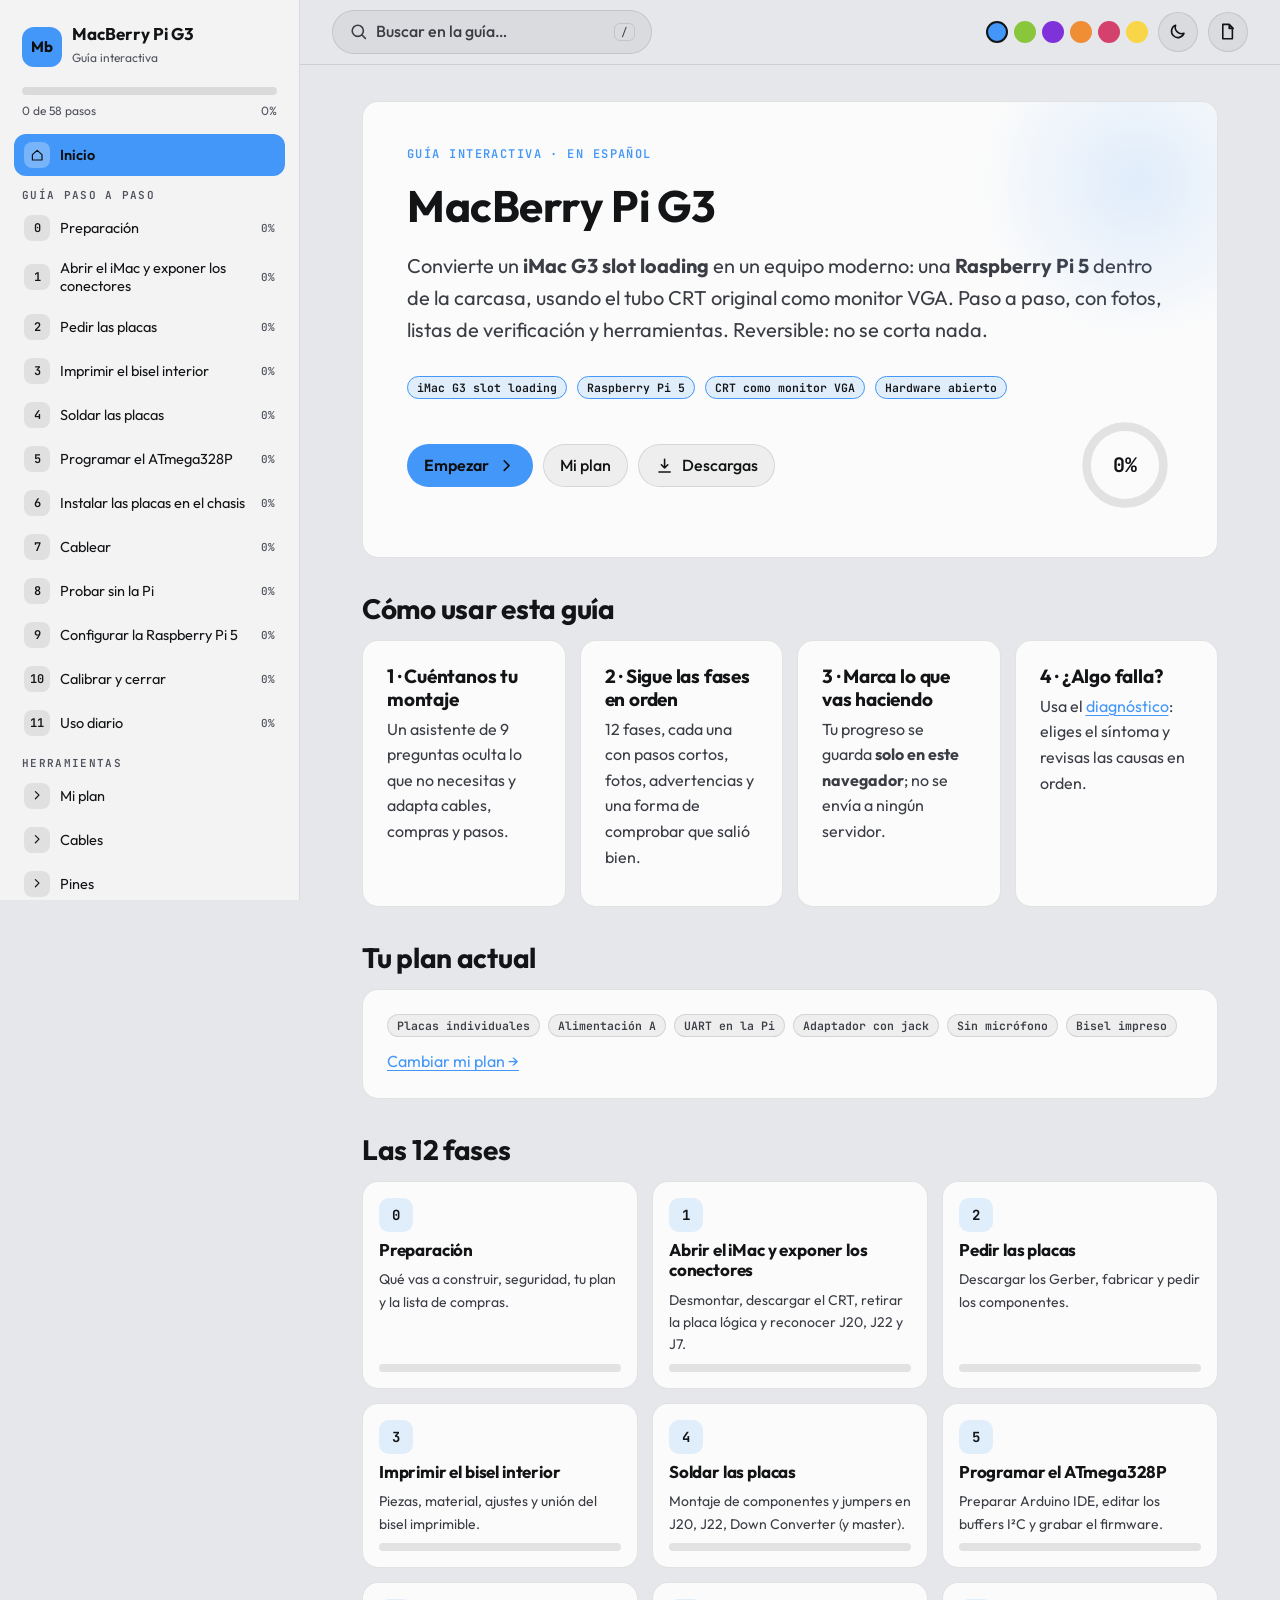
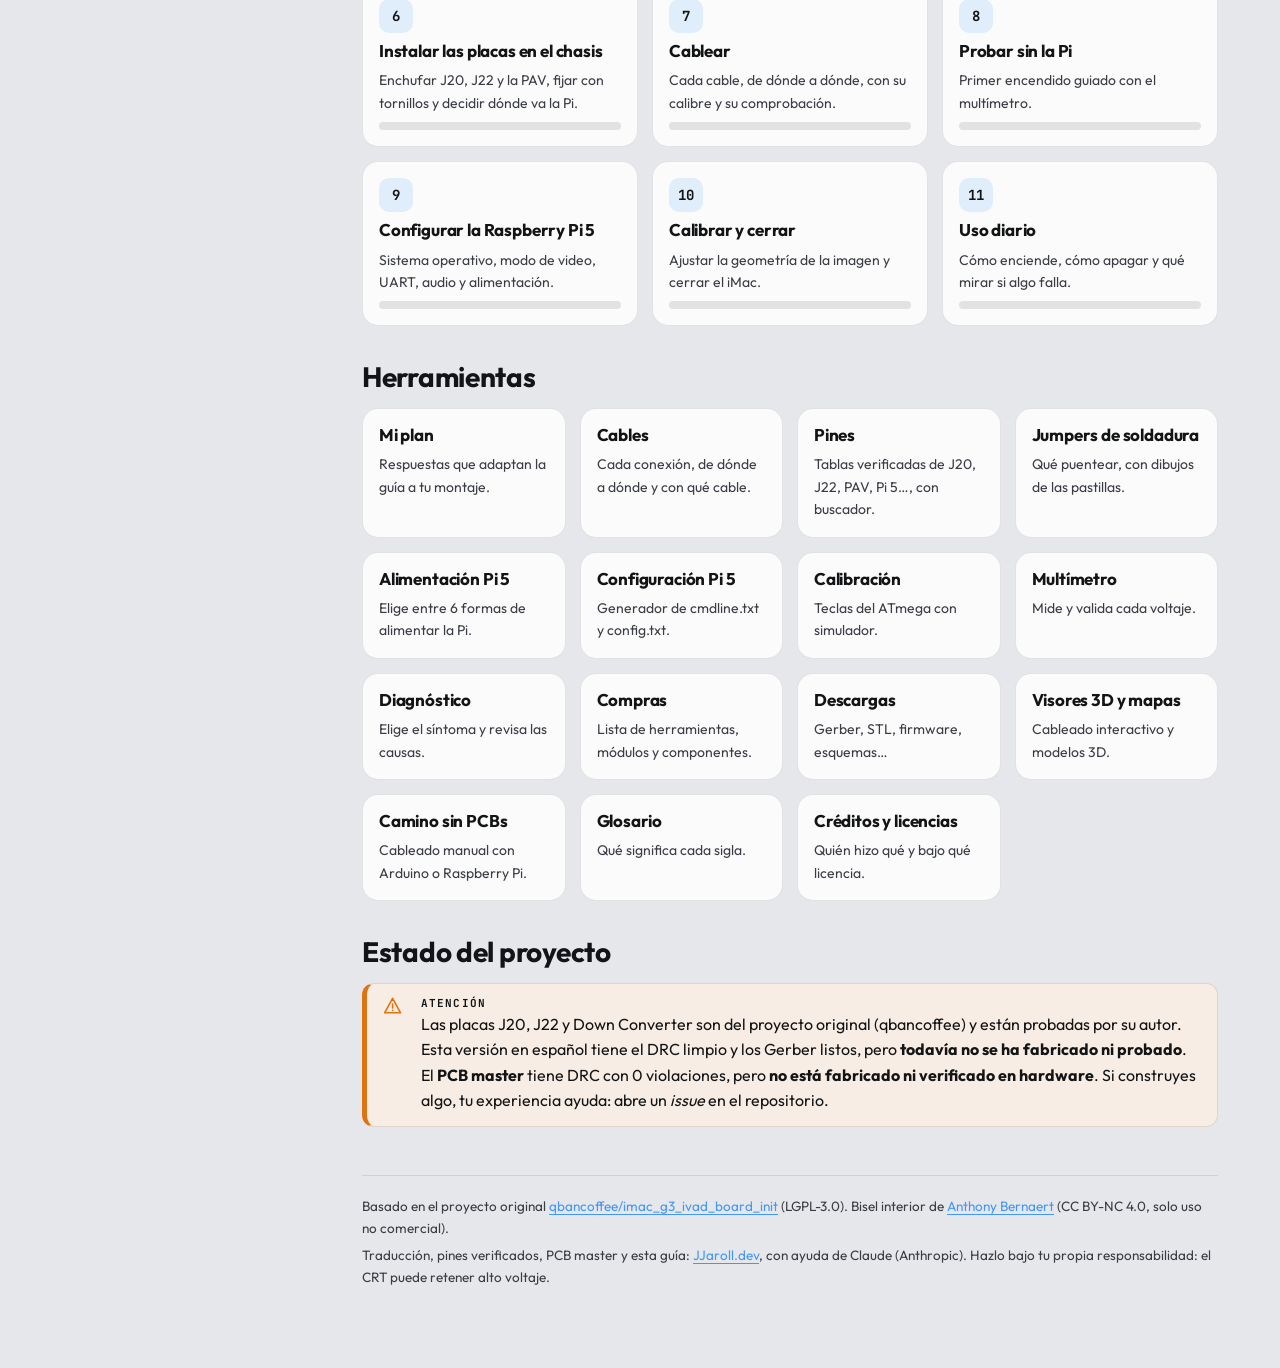
<file: index.html>
<!DOCTYPE html>
<html lang="es" data-theme="dark" data-color="blue">
<head>
<meta charset="utf-8">
<meta name="viewport" content="width=device-width, initial-scale=1">
<title>MacBerry Pi G3 · guía interactiva</title>
<meta name="description" content="Guía interactiva en español para convertir un iMac G3 slot loading en un equipo con Raspberry Pi 5, usando el CRT original como monitor VGA. Paso a paso, pines verificados, descargas y herramientas.">
<meta name="theme-color" content="#0E0F10">
<meta property="og:type" content="website">
<meta property="og:title" content="MacBerry Pi G3 · guía interactiva">
<meta property="og:description" content="Raspberry Pi 5 dentro de un iMac G3 slot loading, con el CRT original como monitor VGA. Guía paso a paso en español.">
<meta property="og:image" content="https://jjaroll.github.io/MacBerry-Pi/originales/imagenes/all_boards_installed.jpg">
<link rel="icon" href="data:image/svg+xml,%3Csvg xmlns='http://www.w3.org/2000/svg' viewBox='0 0 64 64'%3E%3Crect width='64' height='64' rx='16' fill='%234397F8'/%3E%3Ctext x='32' y='43' font-family='sans-serif' font-size='30' font-weight='700' text-anchor='middle' fill='%230E0F10'%3EMb%3C/text%3E%3C/svg%3E">
<link rel="preconnect" href="https://fonts.googleapis.com">
<link rel="preconnect" href="https://fonts.gstatic.com" crossorigin>
<link href="https://fonts.googleapis.com/css2?family=Outfit:wght@400;500;600;700&family=JetBrains+Mono:wght@400;500;700&display=swap" rel="stylesheet">
<link rel="stylesheet" href="sitio/css/tokens.css">
<link rel="stylesheet" href="sitio/css/app.css">
<script>
  /* Evita el parpadeo de tema: aplica el tema y el acento guardados antes de pintar. */
  try { var s = JSON.parse(localStorage.getItem("macberry_guia_v1") || "null") || {};
    var t = s.tema || (matchMedia("(prefers-color-scheme: light)").matches ? "light" : "dark");
    document.documentElement.setAttribute("data-theme", t); document.documentElement.setAttribute("data-color", s.color || "blue"); } catch (e) {}
</script>
<script defer src="sitio/js/tamanos.js"></script>
<script defer src="sitio/js/datos_ref.js"></script>
<script defer src="sitio/js/datos_fases.js"></script>
<script defer src="sitio/js/datos_extras.js"></script>
<script defer src="sitio/js/app.js"></script>
<script defer src="sitio/js/widgets.js"></script>
</head>
<body>
<noscript>
  <div style="max-width:720px;margin:40px auto;padding:0 20px;font-family:system-ui,sans-serif;line-height:1.6">
    <h1>MacBerry Pi G3</h1>
    <p>Esta guía interactiva necesita JavaScript. Mientras tanto, puedes leer la documentación en Markdown:</p>
    <ul>
      <li><a href="https://github.com/JJaroll/MacBerry-Pi/blob/master/docs/guia_cableado_pi5.md">Guía de cableado con Raspberry Pi 5</a></li>
      <li><a href="https://github.com/JJaroll/MacBerry-Pi/blob/master/docs/guia_macberry_pi.md">Guía completa de implementación</a></li>
      <li><a href="https://github.com/JJaroll/MacBerry-Pi">Repositorio</a></li>
    </ul>
  </div>
</noscript>
</body>
</html>
</file>
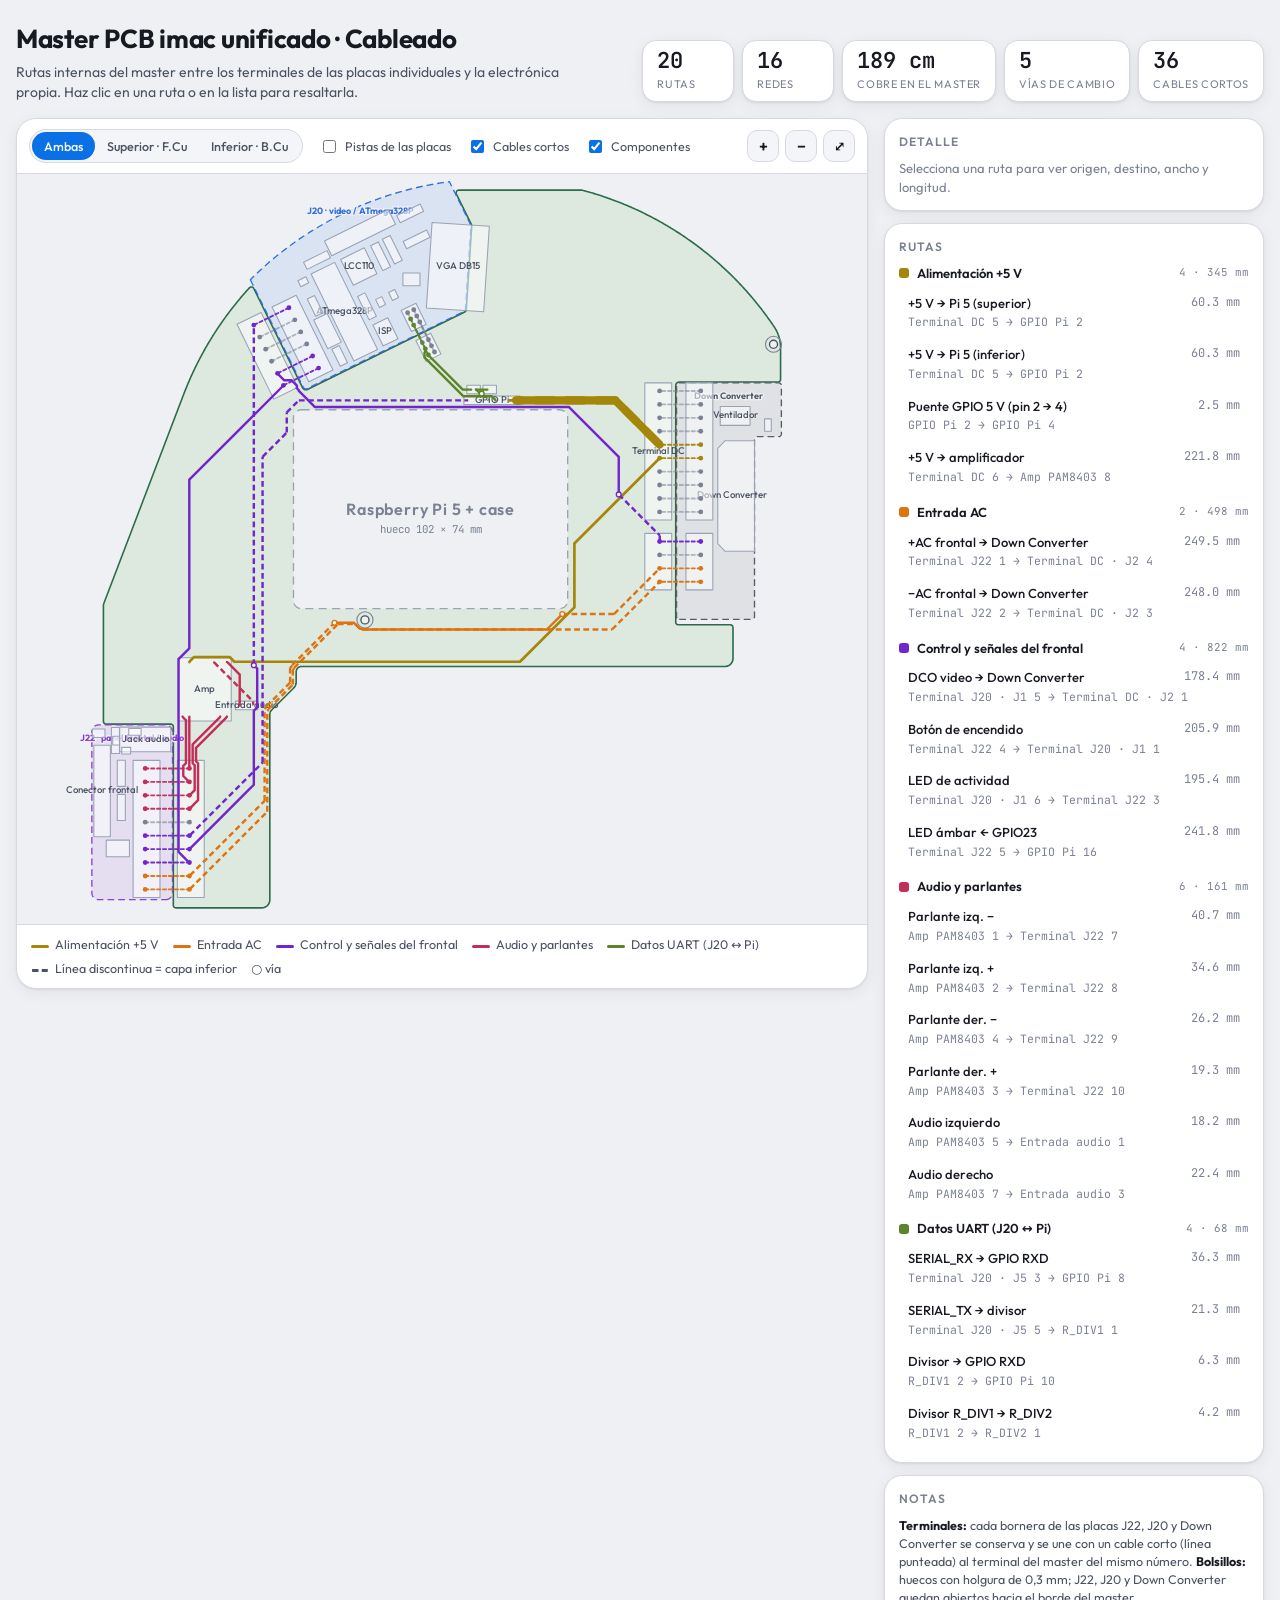
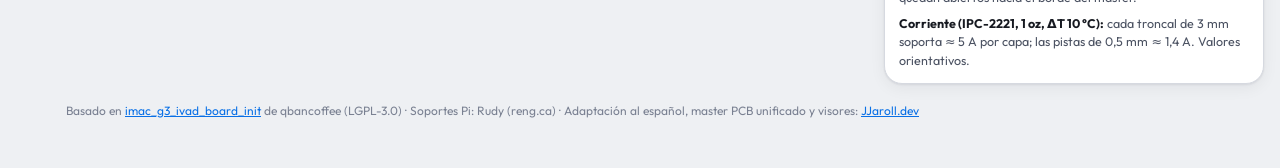
<file: visores/cableado_con_master.html>
<!doctype html>
<html lang="es">
<head>
<meta charset="utf-8">
<meta name="viewport" content="width=device-width,initial-scale=1,viewport-fit=cover">
<style>html{color-scheme:light}body{margin:0;font:14px system-ui,-apple-system,sans-serif}img{max-width:100%}[hidden]{display:none!important}</style>
<title>Cableado con master PCB</title>
<meta name="claude:viewport-fit-sides" content="cover">
<link rel="preconnect" href="https://fonts.googleapis.com">
<link rel="preconnect" href="https://fonts.gstatic.com" crossorigin>
<link href="https://fonts.googleapis.com/css2?family=Outfit:wght@400;500;600;700&family=JetBrains+Mono:wght@400;500&display=swap" rel="stylesheet">
<style>
:root{
  --bg:#EEF0F3; --surface:#FFFFFF; --surface2:#F4F5F8; --line:#D6D9E0; --fg:#171A21; --fg2:#4B5262; --fg3:#7A8192;
  --accent:#0A70E6; --board:#DDE8DF; --board-edge:#2E6B4A; --cut:#9AA3B5; --copper:#8A93A6;
  --w-ac:#DE7311; --w-dc:#A3860A; --w-ctl:#7225CA; --w-audio:#C32D59; --w-data:#5D842A; --w-plug:#6E7382;
  --hull:#9AA3B5; --hullfill:#FFFFFF; --node-off:#B8BFCC; --shadow:0 1px 2px rgba(20,25,40,.08),0 4px 16px rgba(20,25,40,.06);
}
@media (prefers-color-scheme: dark){:root:not([data-theme="light"]){
  --bg:#101216; --surface:#181B21; --surface2:#1F232B; --line:#2C313B; --fg:#ECEEF2; --fg2:#B3B9C6; --fg3:#7F8798;
  --accent:#4397F8; --board:#1D2A22; --board-edge:#4E9A70; --cut:#5E667A; --copper:#5B6477;
  --w-ac:#F08E35; --w-dc:#F8D648; --w-ctl:#9454DE; --w-audio:#D75B7F; --w-data:#8AC63C; --w-plug:#9095A2;
  --hull:#5B6477; --hullfill:#232831; --node-off:#4B5365; --shadow:0 1px 2px rgba(0,0,0,.4),0 4px 16px rgba(0,0,0,.35); color-scheme:dark}}
:root[data-theme="dark"]{
  --bg:#101216; --surface:#181B21; --surface2:#1F232B; --line:#2C313B; --fg:#ECEEF2; --fg2:#B3B9C6; --fg3:#7F8798;
  --accent:#4397F8; --board:#1D2A22; --board-edge:#4E9A70; --cut:#5E667A; --copper:#5B6477;
  --w-ac:#F08E35; --w-dc:#F8D648; --w-ctl:#9454DE; --w-audio:#D75B7F; --w-data:#8AC63C; --w-plug:#9095A2;
  --hull:#5B6477; --hullfill:#232831; --node-off:#4B5365; --shadow:0 1px 2px rgba(0,0,0,.4),0 4px 16px rgba(0,0,0,.35); color-scheme:dark}
*{box-sizing:border-box}
body{background:var(--bg);color:var(--fg);font-family:'Outfit',system-ui,sans-serif;font-size:14px;line-height:1.45;
  padding-inline:max(16px,env(safe-area-inset-left,0px)) max(16px,env(safe-area-inset-right,0px));padding-block:20px}
.mono{font-family:'JetBrains Mono',ui-monospace,monospace}
header{max-width:1400px;margin:0 auto 16px;display:flex;flex-wrap:wrap;gap:12px 24px;align-items:flex-end;justify-content:space-between}
h1{font-size:26px;font-weight:700;letter-spacing:-.01em;margin:0;text-wrap:balance}
header p{margin:4px 0 0;color:var(--fg2);max-width:62ch}
.stats{display:flex;flex-wrap:wrap;gap:8px}
.stat{background:var(--surface);border:1px solid var(--line);border-radius:14px;padding:8px 14px;min-width:92px;box-shadow:var(--shadow)}
.stat b{display:block;font-size:22px;font-weight:600;line-height:1.1}
.stat span{font-size:11px;letter-spacing:.06em;text-transform:uppercase;color:var(--fg3)}
.layout{max-width:1400px;margin:0 auto;display:grid;grid-template-columns:minmax(0,1fr) 380px;gap:16px;align-items:start}
.mapcard{background:var(--surface);border:1px solid var(--line);border-radius:20px;box-shadow:var(--shadow);overflow:hidden;position:relative;min-width:0}
.toolbar{display:flex;flex-wrap:wrap;gap:8px 16px;padding:10px 12px;border-bottom:1px solid var(--line);align-items:center}
.seg{display:inline-flex;background:var(--surface2);border:1px solid var(--line);border-radius:999px;padding:2px}
.seg button{border:0;background:transparent;color:var(--fg2);font:500 12.5px 'Outfit',sans-serif;padding:6px 12px;border-radius:999px;cursor:pointer}
.seg button[aria-pressed="true"]{background:var(--accent);color:#fff}
.chk{display:inline-flex;gap:6px;align-items:center;font-size:12.5px;color:var(--fg2);cursor:pointer;user-select:none}
.chk input{accent-color:var(--accent)}
.zoom{margin-left:auto;display:flex;gap:6px}
.zoom button{width:32px;height:32px;border-radius:10px;border:1px solid var(--line);background:var(--surface2);color:var(--fg);font:600 16px 'Outfit';cursor:pointer}
#map{display:block;width:100%;height:min(74vh,760px);min-height:380px;background:var(--bg);touch-action:none;cursor:grab}
#map.drag{cursor:grabbing}
.tip{position:absolute;pointer-events:none;background:var(--fg);color:var(--bg);font-size:12px;padding:5px 9px;border-radius:8px;max-width:260px;z-index:3}
.legend{display:flex;flex-wrap:wrap;gap:6px 14px;padding:10px 14px;border-top:1px solid var(--line);font-size:12.5px;color:var(--fg2)}
.legend i{display:inline-block;width:18px;height:0;border-top:3px solid;vertical-align:middle;margin-right:6px;border-radius:2px}
.legend i.b{border-top-style:dashed}
aside{display:flex;flex-direction:column;gap:12px;min-width:0}
.card{background:var(--surface);border:1px solid var(--line);border-radius:18px;box-shadow:var(--shadow);padding:14px}
.card h2{margin:0 0 8px;font-size:12px;letter-spacing:.08em;text-transform:uppercase;color:var(--fg3);font-weight:600}
#detail .t{font-size:17px;font-weight:600;display:flex;gap:8px;align-items:center}
#detail .sw{width:12px;height:12px;border-radius:4px;flex:none}
#detail dl{display:grid;grid-template-columns:auto 1fr;gap:4px 12px;margin:10px 0 0;font-size:13px}
#detail dt{color:var(--fg3)} #detail dd{margin:0;min-width:0;overflow-wrap:anywhere}
#detail .hint{color:var(--fg3);font-size:13px;margin:0}
.grp{margin:0}
.grp+.grp{margin-top:10px}
.gh{display:flex;align-items:center;gap:8px;font-weight:600;font-size:13px;margin-bottom:4px}
.gh i{width:10px;height:10px;border-radius:3px}
.gh small{color:var(--fg3);font-weight:400;margin-left:auto}
.row{display:grid;grid-template-columns:1fr auto;gap:2px 10px;width:100%;text-align:left;border:1px solid transparent;background:transparent;color:var(--fg);border-radius:10px;padding:6px 8px;cursor:pointer;font:inherit}
.row:hover{background:var(--surface2)}
.row[aria-pressed="true"]{background:var(--surface2);border-color:var(--line)}
.row .n{font-weight:500;font-size:13px}
.row .l{font-size:12px;color:var(--fg3);text-align:right}
.row .p{grid-column:1/-1;font-size:11.5px;color:var(--fg3)}
.note{font-size:12.5px;color:var(--fg2);margin:0}
.note b{color:var(--fg)}
@media (min-width:981px){.mapcard{position:sticky;top:12px}#map{height:calc(100vh - 150px);max-height:none;min-height:420px}}
@media (max-width:980px){.layout{grid-template-columns:minmax(0,1fr)}#map{height:62vh}}
</style>

<header>
  <div>
    <h1>Master PCB imac unificado · Cableado</h1>
    <p>Rutas internas del master entre los terminales de las placas individuales y la electrónica propia. Haz clic en una ruta o en la lista para resaltarla.</p>
  </div>
  <div class="stats" id="stats"></div>
</header>

<div class="layout">
  <section class="mapcard">
    <div class="toolbar">
      <div class="seg" id="layerSeg" role="group" aria-label="Capa">
        <button data-l="all" aria-pressed="true">Ambas</button>
        <button data-l="0" aria-pressed="false">Superior · F.Cu</button>
        <button data-l="1" aria-pressed="false">Inferior · B.Cu</button>
      </div>
      <label class="chk"><input type="checkbox" id="tExist"> Pistas de las placas</label>
      <label class="chk"><input type="checkbox" id="tJump" checked> Cables cortos</label>
      <label class="chk"><input type="checkbox" id="tComp" checked> Componentes</label>
      <div class="zoom"><button id="zi" aria-label="Acercar">+</button><button id="zo" aria-label="Alejar">−</button><button id="zr" aria-label="Restablecer" style="font-size:13px">⤢</button></div>
    </div>
    <svg id="map" role="img" aria-label="Mapa de rutas del master PCB imac unificado"></svg>
    <div class="legend" id="legend"></div>
    <div class="tip" id="tip" hidden></div>
  </section>

  <aside>
    <div class="card" id="detail"><h2>Detalle</h2><p class="hint">Selecciona una ruta para ver origen, destino, ancho y longitud.</p></div>
    <div class="card"><h2>Rutas</h2><div id="list"></div></div>
    <div class="card">
      <h2>Notas</h2>
      <p class="note"><b>Terminales:</b> cada bornera de las placas J22, J20 y Down Converter se conserva y se une con un cable corto (línea punteada) al terminal del master del mismo número. <b>Bolsillos:</b> huecos con holgura de 0,3 mm; J22, J20 y Down Converter quedan abiertos hacia el borde del master.</p>
      <p class="note" style="margin-top:8px"><b>Corriente (IPC-2221, 1 oz, ΔT 10 °C):</b> cada troncal de 3 mm soporta ≈ 5 A por capa; las pistas de 0,5 mm ≈ 1,4 A. Valores orientativos.</p>
    </div>
  </aside>
</div>

<style>.credits{max-width:1180px;margin:0 auto;padding:18px max(16px,env(safe-area-inset-left,0px)) 28px;font-size:12px;line-height:1.5;color:var(--fg3)}.credits a{color:var(--accent)}</style>
<footer class="credits">Basado en <a href="https://github.com/qbancoffee/imac_g3_ivad_board_init" target="_blank" rel="noopener">imac_g3_ivad_board_init</a> de qbancoffee (LGPL-3.0) · Soportes Pi: Rudy (reng.ca) · Adaptación al español, master PCB unificado y visores: <a href="https://jjaroll.dev" target="_blank" rel="noopener">JJaroll.dev</a></footer>
<script>
const D = {"outline":[[28.3,212.93],[28.3,212.95],[28.3,212.99],[28.3,213.02],[28.31,213.05],[28.31,213.09],[28.32,213.12],[28.32,213.15],[28.33,213.18],[28.34,213.21],[28.35,213.24],[28.36,213.28],[28.37,213.31],[28.38,213.34],[28.4,213.37],[28.41,213.4],[28.43,213.42],[28.44,213.45],[28.46,213.48],[28.48,213.51],[28.5,213.53],[28.52,213.56],[28.54,213.59],[28.56,213.61],[28.58,213.63],[28.6,213.66],[28.63,213.68],[28.65,213.7],[28.68,213.72],[28.7,213.74],[28.73,213.76],[28.76,213.78],[28.79,213.8],[28.81,213.81],[28.84,213.83],[28.87,213.84],[28.9,213.86],[28.93,213.87],[28.96,213.88],[28.99,213.89],[29.03,213.9],[29.06,213.91],[29.09,213.92],[29.12,213.92],[29.15,213.93],[29.19,213.93],[29.22,213.94],[29.25,213.94],[29.29,213.94],[29.31,213.94],[53.28,213.94],[53.31,213.94],[53.33,213.94],[53.39,213.94],[53.46,213.95],[53.52,213.97],[53.59,213.98],[53.65,214.0],[53.71,214.03],[53.77,214.06],[53.82,214.09],[53.88,214.13],[53.93,214.17],[53.98,214.21],[54.03,214.26],[54.07,214.31],[54.11,214.36],[54.14,214.41],[54.18,214.47],[54.21,214.53],[54.23,214.59],[54.25,214.65],[54.27,214.71],[54.28,214.78],[54.29,214.84],[54.29,214.91],[54.3,214.92],[54.3,214.96],[54.3,281.29],[54.3,281.31],[54.3,281.35],[54.3,281.38],[54.3,281.41],[54.31,281.45],[54.31,281.48],[54.32,281.51],[54.33,281.54],[54.33,281.57],[54.34,281.61],[54.35,281.64],[54.37,281.67],[54.38,281.7],[54.39,281.73],[54.41,281.76],[54.42,281.79],[54.44,281.81],[54.46,281.84],[54.47,281.87],[54.49,281.9],[54.51,281.92],[54.53,281.95],[54.56,281.97],[54.58,282.0],[54.6,282.02],[54.62,282.04],[54.65,282.06],[54.67,282.08],[54.7,282.1],[54.73,282.12],[54.75,282.14],[54.78,282.16],[54.81,282.17],[54.84,282.19],[54.87,282.2],[54.9,282.22],[54.93,282.23],[54.96,282.24],[54.99,282.25],[55.02,282.26],[55.05,282.27],[55.08,282.28],[55.12,282.28],[55.15,282.29],[55.18,282.29],[55.21,282.3],[55.25,282.3],[55.29,282.3],[55.3,282.3],[87.16,282.3],[87.17,282.3],[87.2,282.3],[87.2,282.3],[87.21,282.3],[87.22,282.3],[87.33,282.3],[87.34,282.3],[87.38,282.29],[87.39,282.29],[87.42,282.29],[87.43,282.29],[87.53,282.28],[87.54,282.28],[87.58,282.28],[87.59,282.27],[87.61,282.27],[87.62,282.27],[87.63,282.27],[87.64,282.27],[87.73,282.25],[87.74,282.25],[87.77,282.24],[87.78,282.24],[87.8,282.24],[87.81,282.24],[87.83,282.23],[87.84,282.23],[87.92,282.21],[87.93,282.21],[87.96,282.2],[87.97,282.2],[87.99,282.19],[88.0,282.19],[88.02,282.18],[88.03,282.18],[88.11,282.16],[88.12,282.15],[88.14,282.15],[88.15,282.14],[88.17,282.14],[88.18,282.13],[88.21,282.12],[88.21,282.12],[88.3,282.09],[88.31,282.09],[88.33,282.08],[88.33,282.08],[88.36,282.07],[88.37,282.06],[88.39,282.05],[88.4,282.05],[88.48,282.01],[88.49,282.01],[88.51,282.0],[88.51,282.0],[88.54,281.98],[88.55,281.98],[88.57,281.97],[88.57,281.97],[88.65,281.92],[88.66,281.92],[88.68,281.91],[88.69,281.9],[88.71,281.89],[88.72,281.89],[88.74,281.87],[88.74,281.87],[88.82,281.83],[88.82,281.82],[88.85,281.8],[88.86,281.8],[88.88,281.78],[88.9,281.77],[88.98,281.71],[88.99,281.71],[89.01,281.69],[89.02,281.68],[89.04,281.67],[89.04,281.67],[89.06,281.65],[89.07,281.65],[89.14,281.59],[89.14,281.58],[89.16,281.57],[89.17,281.56],[89.19,281.55],[89.19,281.54],[89.21,281.52],[89.22,281.52],[89.28,281.46],[89.29,281.45],[89.31,281.44],[89.31,281.43],[89.33,281.41],[89.34,281.41],[89.35,281.39],[89.36,281.38],[89.42,281.32],[89.42,281.31],[89.44,281.29],[89.45,281.29],[89.46,281.27],[89.47,281.26],[89.48,281.24],[89.49,281.24],[89.55,281.17],[89.55,281.16],[89.57,281.14],[89.57,281.14],[89.58,281.12],[89.59,281.11],[89.61,281.09],[89.61,281.08],[89.67,281.0],[89.68,280.99],[89.7,280.96],[89.7,280.95],[89.72,280.92],[89.73,280.92],[89.77,280.84],[89.77,280.84],[89.79,280.82],[89.79,280.81],[89.8,280.79],[89.81,280.78],[89.82,280.76],[89.82,280.75],[89.87,280.67],[89.87,280.67],[89.88,280.65],[89.88,280.64],[89.9,280.61],[89.9,280.61],[89.91,280.59],[89.91,280.58],[89.95,280.5],[89.95,280.49],[89.96,280.47],[89.97,280.46],[89.98,280.43],[89.98,280.43],[89.99,280.41],[89.99,280.4],[90.02,280.31],[90.02,280.31],[90.03,280.28],[90.04,280.27],[90.04,280.25],[90.05,280.24],[90.05,280.22],[90.06,280.21],[90.08,280.13],[90.08,280.12],[90.09,280.1],[90.09,280.09],[90.1,280.07],[90.1,280.06],[90.11,280.03],[90.11,280.02],[90.13,279.94],[90.13,279.93],[90.14,279.91],[90.14,279.9],[90.14,279.88],[90.14,279.87],[90.15,279.84],[90.15,279.83],[90.17,279.74],[90.17,279.73],[90.17,279.72],[90.17,279.71],[90.17,279.69],[90.18,279.68],[90.18,279.64],[90.18,279.63],[90.19,279.54],[90.19,279.52],[90.19,279.49],[90.19,279.48],[90.2,279.44],[90.2,279.43],[90.2,279.32],[90.2,279.32],[90.2,279.3],[90.2,279.3],[90.2,279.27],[90.2,279.26],[90.2,210.24],[90.2,210.21],[90.2,210.13],[90.21,210.06],[90.21,210.0],[90.22,209.94],[90.23,209.87],[90.25,209.8],[90.26,209.74],[90.28,209.68],[90.3,209.62],[90.32,209.56],[90.34,209.49],[90.37,209.43],[90.39,209.37],[90.42,209.32],[90.45,209.26],[90.49,209.2],[90.52,209.14],[90.56,209.09],[90.59,209.04],[90.63,208.99],[90.68,208.94],[90.72,208.89],[90.77,208.83],[90.8,208.8],[99.11,200.49],[99.12,200.48],[99.12,200.48],[99.14,200.46],[99.15,200.45],[99.22,200.37],[99.23,200.37],[99.24,200.35],[99.24,200.35],[99.26,200.33],[99.27,200.32],[99.28,200.3],[99.29,200.29],[99.35,200.22],[99.35,200.22],[99.37,200.2],[99.37,200.19],[99.39,200.17],[99.39,200.17],[99.41,200.15],[99.41,200.14],[99.46,200.07],[99.47,200.06],[99.48,200.04],[99.49,200.04],[99.5,200.01],[99.5,200.01],[99.52,199.98],[99.52,199.98],[99.57,199.9],[99.57,199.89],[99.59,199.87],[99.59,199.87],[99.6,199.85],[99.61,199.84],[99.62,199.82],[99.62,199.81],[99.67,199.73],[99.67,199.72],[99.68,199.7],[99.68,199.7],[99.7,199.67],[99.7,199.66],[99.71,199.64],[99.71,199.64],[99.75,199.55],[99.75,199.55],[99.76,199.52],[99.77,199.52],[99.77,199.5],[99.78,199.49],[99.79,199.46],[99.79,199.45],[99.82,199.37],[99.82,199.36],[99.83,199.34],[99.84,199.33],[99.84,199.31],[99.85,199.3],[99.85,199.28],[99.86,199.27],[99.88,199.18],[99.88,199.18],[99.89,199.15],[99.89,199.15],[99.9,199.12],[99.9,199.11],[99.91,199.09],[99.91,199.08],[99.93,199.0],[99.93,198.99],[99.94,198.96],[99.94,198.95],[99.94,198.93],[99.95,198.92],[99.95,198.9],[99.95,198.89],[99.97,198.8],[99.97,198.79],[99.97,198.77],[99.97,198.77],[99.97,198.74],[99.98,198.73],[99.98,198.7],[99.98,198.69],[99.99,198.6],[99.99,198.58],[99.99,198.55],[99.99,198.54],[100.0,198.5],[100.0,198.49],[100.0,198.38],[100.0,198.37],[100.0,198.36],[100.0,198.35],[100.0,198.33],[100.0,198.32],[100.0,194.52],[100.0,194.48],[100.0,194.4],[100.01,194.33],[100.01,194.27],[100.02,194.21],[100.03,194.14],[100.05,194.08],[100.06,194.01],[100.08,193.95],[100.1,193.89],[100.12,193.83],[100.14,193.76],[100.16,193.71],[100.19,193.65],[100.22,193.58],[100.25,193.53],[100.28,193.47],[100.32,193.42],[100.35,193.36],[100.39,193.31],[100.44,193.25],[100.47,193.21],[100.52,193.16],[100.57,193.11],[100.61,193.07],[100.66,193.02],[100.71,192.97],[100.75,192.94],[100.81,192.89],[100.86,192.85],[100.92,192.82],[100.97,192.78],[101.03,192.75],[101.08,192.72],[101.15,192.69],[101.21,192.66],[101.26,192.64],[101.33,192.62],[101.39,192.6],[101.45,192.58],[101.51,192.56],[101.58,192.55],[101.64,192.53],[101.71,192.52],[101.77,192.51],[101.83,192.51],[101.9,192.5],[101.98,192.5],[102.02,192.5],[259.46,192.5],[259.47,192.5],[259.5,192.5],[259.5,192.5],[259.51,192.5],[259.52,192.5],[259.63,192.5],[259.64,192.5],[259.68,192.49],[259.69,192.49],[259.72,192.49],[259.73,192.49],[259.83,192.48],[259.84,192.48],[259.88,192.48],[259.89,192.47],[259.91,192.47],[259.92,192.47],[259.93,192.47],[259.94,192.47],[260.03,192.45],[260.04,192.45],[260.07,192.44],[260.08,192.44],[260.1,192.44],[260.11,192.44],[260.13,192.43],[260.14,192.43],[260.22,192.41],[260.23,192.41],[260.26,192.4],[260.27,192.4],[260.29,192.39],[260.3,192.39],[260.32,192.38],[260.33,192.38],[260.41,192.36],[260.42,192.35],[260.44,192.35],[260.45,192.34],[260.47,192.34],[260.48,192.33],[260.51,192.32],[260.51,192.32],[260.6,192.29],[260.61,192.29],[260.63,192.28],[260.63,192.28],[260.66,192.27],[260.67,192.26],[260.69,192.25],[260.7,192.25],[260.78,192.21],[260.79,192.21],[260.81,192.2],[260.81,192.2],[260.84,192.18],[260.85,192.18],[260.87,192.17],[260.87,192.17],[260.95,192.12],[260.96,192.12],[260.98,192.11],[260.99,192.1],[261.01,192.09],[261.02,192.09],[261.04,192.07],[261.04,192.07],[261.12,192.03],[261.12,192.02],[261.15,192.0],[261.16,192.0],[261.18,191.98],[261.2,191.97],[261.28,191.91],[261.29,191.91],[261.31,191.89],[261.32,191.88],[261.34,191.87],[261.34,191.87],[261.36,191.85],[261.37,191.85],[261.44,191.79],[261.44,191.78],[261.46,191.77],[261.47,191.76],[261.49,191.75],[261.49,191.74],[261.51,191.72],[261.52,191.72],[261.58,191.66],[261.59,191.65],[261.61,191.64],[261.61,191.63],[261.63,191.61],[261.64,191.61],[261.65,191.59],[261.66,191.58],[261.72,191.52],[261.72,191.51],[261.74,191.49],[261.75,191.49],[261.76,191.47],[261.77,191.46],[261.78,191.44],[261.79,191.44],[261.85,191.37],[261.85,191.36],[261.87,191.34],[261.87,191.34],[261.88,191.32],[261.89,191.31],[261.91,191.29],[261.91,191.28],[261.97,191.2],[261.98,191.19],[262.0,191.16],[262.0,191.15],[262.02,191.12],[262.03,191.12],[262.07,191.04],[262.07,191.04],[262.09,191.02],[262.09,191.01],[262.1,190.99],[262.11,190.98],[262.12,190.96],[262.12,190.95],[262.17,190.87],[262.17,190.87],[262.18,190.85],[262.18,190.84],[262.2,190.81],[262.2,190.81],[262.21,190.79],[262.21,190.78],[262.25,190.7],[262.25,190.69],[262.26,190.67],[262.27,190.66],[262.28,190.63],[262.28,190.63],[262.29,190.61],[262.29,190.6],[262.32,190.51],[262.32,190.51],[262.33,190.48],[262.34,190.47],[262.34,190.45],[262.35,190.44],[262.35,190.42],[262.36,190.41],[262.38,190.33],[262.38,190.32],[262.39,190.3],[262.39,190.29],[262.4,190.27],[262.4,190.26],[262.41,190.23],[262.41,190.22],[262.43,190.14],[262.43,190.13],[262.44,190.11],[262.44,190.1],[262.44,190.08],[262.44,190.07],[262.45,190.04],[262.45,190.03],[262.47,189.94],[262.47,189.93],[262.47,189.92],[262.47,189.91],[262.47,189.89],[262.48,189.88],[262.48,189.84],[262.48,189.83],[262.49,189.74],[262.49,189.72],[262.49,189.69],[262.49,189.68],[262.5,189.64],[262.5,189.63],[262.5,189.52],[262.5,189.52],[262.5,189.5],[262.5,189.5],[262.5,189.47],[262.5,189.46],[262.5,178.01],[262.5,177.99],[262.5,177.95],[262.5,177.92],[262.49,177.89],[262.49,177.85],[262.48,177.82],[262.48,177.79],[262.47,177.76],[262.46,177.73],[262.45,177.69],[262.44,177.66],[262.43,177.63],[262.42,177.6],[262.4,177.57],[262.39,177.54],[262.37,177.51],[262.36,177.49],[262.34,177.46],[262.32,177.43],[262.3,177.4],[262.28,177.38],[262.26,177.35],[262.24,177.33],[262.22,177.3],[262.2,177.28],[262.17,177.26],[262.15,177.24],[262.12,177.22],[262.1,177.2],[262.07,177.18],[262.04,177.16],[262.01,177.14],[261.99,177.13],[261.96,177.11],[261.93,177.1],[261.9,177.08],[261.87,177.07],[261.84,177.06],[261.81,177.05],[261.77,177.04],[261.74,177.03],[261.71,177.02],[261.68,177.02],[261.65,177.01],[261.61,177.01],[261.58,177.0],[261.55,177.0],[261.51,177.0],[261.49,177.0],[242.22,177.0],[242.18,177.0],[242.17,177.0],[242.1,176.99],[242.04,176.99],[241.97,176.97],[241.91,176.96],[241.85,176.94],[241.79,176.91],[241.73,176.88],[241.67,176.85],[241.62,176.81],[241.57,176.77],[241.52,176.73],[241.47,176.68],[241.43,176.63],[241.39,176.58],[241.35,176.53],[241.32,176.47],[241.29,176.41],[241.26,176.35],[241.24,176.29],[241.23,176.23],[241.21,176.16],[241.21,176.1],[241.2,176.03],[241.2,176.02],[241.2,175.98],[241.2,100.0],[241.2,88.02],[241.2,88.01],[241.2,88.01],[241.2,88.0],[241.2,87.99],[241.2,87.99],[241.2,87.98],[241.2,87.97],[241.2,87.95],[241.2,87.94],[241.2,87.94],[241.2,87.91],[241.21,87.89],[241.21,87.84],[241.21,87.83],[241.22,87.78],[241.22,87.77],[241.23,87.72],[241.23,87.7],[241.25,87.66],[241.25,87.64],[241.27,87.6],[241.27,87.58],[241.29,87.54],[241.29,87.52],[241.31,87.48],[241.32,87.46],[241.34,87.42],[241.34,87.41],[241.37,87.36],[241.38,87.35],[241.4,87.31],[241.41,87.3],[241.44,87.25],[241.44,87.24],[241.47,87.2],[241.48,87.19],[241.51,87.15],[241.52,87.14],[241.56,87.11],[241.57,87.1],[241.6,87.06],[241.61,87.05],[241.65,87.02],[241.66,87.01],[241.7,86.98],[241.71,86.97],[241.75,86.94],[241.76,86.93],[241.8,86.9],[241.81,86.9],[241.86,86.87],[241.87,86.86],[241.91,86.84],[241.93,86.83],[241.97,86.81],[241.98,86.81],[242.03,86.79],[242.04,86.78],[242.09,86.77],[242.1,86.76],[242.15,86.75],[242.16,86.74],[242.21,86.73],[242.23,86.73],[242.27,86.72],[242.29,86.72],[242.34,86.71],[242.35,86.71],[242.4,86.7],[242.42,86.7],[242.45,86.7],[242.47,86.7],[242.49,86.7],[242.5,86.7],[242.51,86.7],[242.51,86.7],[242.52,86.7],[279.19,86.7],[279.21,86.7],[279.25,86.7],[279.28,86.7],[279.31,86.69],[279.35,86.69],[279.38,86.68],[279.41,86.68],[279.44,86.67],[279.47,86.66],[279.51,86.65],[279.54,86.64],[279.57,86.63],[279.6,86.62],[279.63,86.6],[279.66,86.59],[279.69,86.57],[279.71,86.56],[279.74,86.54],[279.77,86.52],[279.8,86.5],[279.82,86.48],[279.85,86.46],[279.87,86.44],[279.9,86.42],[279.92,86.4],[279.94,86.37],[279.96,86.35],[279.98,86.32],[280.0,86.3],[280.02,86.27],[280.04,86.24],[280.06,86.21],[280.07,86.19],[280.09,86.16],[280.1,86.13],[280.12,86.1],[280.13,86.07],[280.14,86.04],[280.15,86.01],[280.16,85.97],[280.17,85.94],[280.18,85.91],[280.18,85.88],[280.19,85.85],[280.19,85.81],[280.2,85.78],[280.2,85.75],[280.2,85.71],[280.2,85.69],[280.2,73.86],[280.2,73.86],[280.2,73.84],[280.2,73.83],[280.2,73.81],[280.2,73.8],[280.2,73.72],[280.2,73.72],[280.2,73.7],[280.2,73.68],[280.2,73.67],[280.2,73.61],[280.2,73.59],[280.2,73.59],[280.2,73.59],[280.19,73.55],[280.19,73.55],[280.19,73.48],[280.19,73.47],[280.19,73.45],[280.19,73.35],[280.19,73.35],[280.19,73.33],[280.19,73.32],[280.18,73.23],[280.18,73.22],[280.18,73.21],[280.18,73.19],[280.18,73.18],[280.17,73.11],[280.17,73.1],[280.17,73.06],[280.17,73.05],[280.17,72.98],[280.16,72.95],[280.16,72.95],[280.16,72.86],[280.16,72.83],[280.15,72.75],[280.15,72.74],[280.15,72.72],[280.14,72.7],[280.14,72.69],[280.14,72.61],[280.13,72.6],[280.13,72.6],[280.13,72.57],[280.13,72.56],[280.12,72.49],[280.12,72.48],[280.12,72.46],[280.12,72.46],[280.11,72.36],[280.11,72.33],[280.11,72.33],[280.1,72.24],[280.09,72.22],[280.09,72.2],[280.08,72.12],[280.08,72.11],[280.08,72.1],[280.07,72.08],[280.07,72.07],[280.06,72.01],[280.06,71.99],[280.06,71.98],[280.06,71.95],[280.05,71.94],[280.05,71.89],[280.04,71.87],[280.04,71.85],[280.04,71.83],[280.04,71.82],[280.03,71.76],[280.03,71.76],[280.02,71.73],[280.02,71.72],[280.02,71.7],[280.01,71.64],[280.01,71.64],[280.0,71.61],[280.0,71.61],[280.0,71.6],[280.0,71.59],[279.99,71.51],[279.98,71.5],[279.98,71.46],[279.98,71.45],[279.96,71.38],[279.96,71.38],[279.96,71.36],[279.94,71.26],[279.93,71.24],[279.92,71.16],[279.92,71.15],[279.91,71.13],[279.91,71.13],[279.91,71.11],[279.91,71.09],[279.89,71.02],[279.89,71.01],[279.89,71.01],[279.89,71.0],[279.88,70.98],[279.88,70.97],[279.86,70.9],[279.86,70.89],[279.86,70.87],[279.84,70.78],[279.84,70.77],[279.83,70.75],[279.81,70.67],[279.81,70.67],[279.81,70.65],[279.8,70.64],[279.8,70.63],[279.8,70.61],[279.78,70.55],[279.78,70.54],[279.77,70.52],[279.77,70.52],[279.77,70.52],[279.77,70.5],[279.75,70.42],[279.74,70.41],[279.74,70.39],[279.74,70.39],[279.72,70.3],[279.71,70.29],[279.71,70.27],[279.71,70.27],[279.68,70.18],[279.68,70.17],[279.68,70.15],[279.67,70.15],[279.65,70.07],[279.65,70.06],[279.65,70.05],[279.64,70.04],[279.64,70.04],[279.64,70.03],[279.62,69.95],[279.62,69.95],[279.61,69.93],[279.61,69.91],[279.6,69.9],[279.58,69.83],[279.58,69.82],[279.57,69.81],[279.57,69.8],[279.57,69.8],[279.57,69.79],[279.55,69.72],[279.55,69.72],[279.54,69.7],[279.54,69.69],[279.53,69.67],[279.53,69.66],[279.5,69.58],[279.5,69.58],[279.5,69.57],[279.49,69.55],[279.47,69.47],[279.46,69.46],[279.46,69.45],[279.45,69.43],[279.45,69.42],[279.42,69.35],[279.42,69.34],[279.42,69.33],[279.41,69.32],[279.38,69.24],[279.38,69.23],[279.37,69.21],[279.35,69.13],[279.34,69.13],[279.33,69.1],[279.33,69.09],[279.32,69.08],[279.3,69.01],[279.29,69.0],[279.29,68.99],[279.28,68.96],[279.28,68.96],[279.25,68.89],[279.25,68.88],[279.24,68.86],[279.24,68.86],[279.21,68.77],[279.2,68.76],[279.2,68.75],[279.19,68.74],[279.16,68.66],[279.16,68.65],[279.15,68.63],[279.15,68.62],[279.12,68.55],[279.11,68.54],[279.11,68.53],[279.1,68.5],[279.1,68.5],[279.07,68.43],[279.06,68.42],[279.05,68.4],[279.02,68.32],[279.01,68.31],[279.01,68.3],[279.0,68.28],[279.0,68.27],[278.97,68.2],[278.96,68.19],[278.95,68.17],[278.91,68.09],[278.91,68.08],[278.9,68.07],[278.86,67.98],[278.86,67.97],[278.85,67.96],[278.85,67.94],[278.81,67.87],[278.8,67.85],[278.8,67.84],[278.8,67.84],[278.76,67.76],[278.75,67.75],[278.75,67.74],[278.73,67.71],[278.73,67.7],[278.7,67.64],[278.7,67.64],[278.69,67.62],[278.68,67.61],[278.64,67.53],[278.64,67.53],[278.64,67.52],[278.63,67.51],[278.62,67.49],[278.62,67.49],[278.59,67.42],[278.58,67.42],[278.57,67.4],[278.57,67.39],[278.53,67.32],[278.53,67.31],[278.52,67.3],[278.5,67.27],[278.5,67.26],[278.47,67.21],[278.46,67.2],[278.46,67.18],[278.45,67.18],[278.41,67.1],[278.4,67.09],[278.39,67.07],[278.35,66.98],[278.34,66.97],[278.33,66.96],[278.29,66.89],[278.28,66.87],[278.27,66.86],[278.27,66.85],[278.23,66.79],[278.23,66.78],[278.22,66.77],[278.21,66.76],[278.21,66.75],[278.2,66.73],[278.17,66.68],[278.16,66.67],[278.15,66.65],[278.15,66.65],[278.14,66.64],[278.14,66.63],[278.09,66.56],[278.09,66.56],[278.08,66.55],[278.07,66.53],[278.03,66.46],[278.01,66.44],[278.01,66.43],[277.97,66.36],[277.96,66.35],[277.94,66.32],[277.93,66.31],[277.9,66.26],[277.89,66.24],[277.88,66.23],[277.87,66.22],[277.83,66.15],[277.82,66.14],[277.81,66.12],[277.81,66.12],[277.22,65.25],[277.21,65.25],[277.2,65.23],[277.2,65.22],[277.2,65.22],[277.19,65.21],[276.59,64.35],[276.58,64.34],[276.57,64.32],[276.57,64.32],[275.96,63.46],[275.95,63.45],[275.95,63.44],[275.94,63.42],[275.93,63.41],[275.32,62.57],[275.3,62.54],[274.68,61.69],[274.67,61.68],[274.67,61.67],[274.65,61.65],[274.65,61.65],[274.02,60.81],[274.02,60.8],[274.0,60.78],[274.0,60.78],[273.36,59.94],[273.35,59.92],[273.34,59.91],[272.7,59.08],[272.69,59.07],[272.68,59.06],[272.67,59.04],[272.02,58.22],[272.01,58.21],[272.01,58.2],[271.99,58.18],[271.99,58.18],[271.33,57.36],[271.32,57.34],[270.65,56.52],[270.65,56.52],[270.64,56.51],[270.63,56.5],[270.63,56.5],[270.62,56.49],[269.95,55.68],[269.94,55.67],[269.93,55.65],[269.93,55.65],[269.24,54.84],[269.22,54.82],[268.54,54.03],[268.54,54.03],[268.52,54.01],[268.52,54.0],[268.51,53.99],[268.49,53.98],[267.81,53.2],[267.8,53.19],[267.8,53.18],[267.78,53.16],[267.78,53.16],[267.09,52.38],[267.08,52.38],[267.05,52.35],[267.05,52.34],[266.35,51.58],[266.35,51.57],[266.34,51.56],[266.33,51.56],[266.33,51.55],[266.32,51.54],[265.61,50.77],[265.6,50.76],[265.59,50.75],[265.58,50.74],[265.57,50.73],[264.86,49.97],[264.84,49.95],[264.11,49.19],[264.1,49.18],[264.09,49.17],[264.09,49.17],[264.09,49.17],[264.08,49.16],[263.34,48.4],[263.33,48.39],[263.32,48.38],[263.32,48.38],[262.57,47.63],[262.57,47.62],[262.56,47.62],[262.56,47.62],[262.56,47.61],[262.54,47.59],[262.53,47.59],[261.79,46.86],[261.79,46.85],[261.78,46.84],[261.77,46.83],[261.02,46.1],[261.0,46.09],[260.99,46.07],[260.99,46.07],[260.22,45.34],[260.2,45.32],[259.42,44.59],[259.42,44.59],[259.41,44.57],[259.4,44.57],[258.63,43.85],[258.62,43.84],[258.61,43.84],[258.59,43.82],[258.59,43.82],[257.81,43.11],[257.81,43.11],[257.79,43.09],[257.01,42.39],[257.0,42.39],[256.99,42.38],[256.98,42.37],[256.98,42.37],[256.97,42.36],[256.18,41.67],[256.17,41.66],[256.16,41.65],[256.15,41.65],[255.35,40.96],[255.34,40.95],[255.33,40.94],[255.32,40.93],[255.31,40.92],[254.51,40.25],[254.51,40.24],[254.5,40.23],[254.49,40.23],[253.68,39.55],[253.67,39.55],[253.66,39.54],[253.65,39.52],[253.64,39.52],[252.84,38.87],[252.84,38.86],[252.82,38.85],[252.82,38.85],[252.81,38.84],[252.79,38.83],[251.97,38.17],[251.96,38.16],[251.95,38.16],[251.12,37.5],[251.11,37.49],[251.1,37.48],[251.09,37.48],[250.26,36.83],[250.25,36.83],[250.23,36.81],[249.39,36.18],[249.39,36.17],[249.37,36.16],[249.37,36.16],[249.37,36.16],[249.36,36.15],[248.51,35.52],[248.5,35.51],[248.49,35.51],[248.48,35.5],[248.47,35.49],[247.63,34.88],[247.62,34.87],[247.61,34.86],[247.59,34.85],[247.59,34.84],[246.74,34.23],[246.72,34.22],[245.85,33.61],[245.84,33.6],[245.83,33.59],[245.82,33.59],[244.95,32.99],[244.92,32.97],[244.05,32.37],[244.04,32.37],[244.01,32.35],[244.0,32.34],[243.15,31.77],[243.13,31.76],[243.12,31.75],[243.1,31.74],[243.09,31.73],[242.22,31.17],[242.21,31.16],[242.2,31.15],[242.2,31.15],[241.3,30.58],[241.28,30.56],[240.38,29.99],[240.37,29.99],[240.36,29.98],[240.35,29.98],[239.45,29.42],[239.44,29.42],[239.43,29.41],[239.41,29.4],[239.41,29.4],[238.53,28.86],[238.52,28.86],[238.5,28.85],[238.49,28.84],[238.48,28.83],[237.58,28.3],[237.57,28.3],[237.56,28.29],[237.53,28.27],[237.53,28.27],[236.63,27.75],[236.62,27.75],[236.61,27.74],[236.6,27.73],[235.68,27.21],[235.66,27.2],[234.73,26.68],[234.72,26.67],[234.71,26.67],[234.7,26.66],[233.77,26.15],[233.76,26.15],[233.75,26.14],[233.73,26.13],[233.73,26.13],[232.81,25.64],[232.8,25.63],[232.78,25.62],[232.78,25.62],[231.83,25.13],[231.81,25.12],[231.81,25.11],[230.87,24.63],[230.86,24.63],[230.85,24.62],[230.83,24.61],[229.9,24.15],[229.9,24.14],[229.88,24.14],[229.87,24.13],[229.86,24.13],[229.85,24.12],[228.91,23.66],[228.9,23.66],[228.88,23.65],[228.88,23.65],[227.93,23.19],[227.91,23.18],[227.9,23.18],[227.9,23.17],[226.94,22.72],[226.93,22.72],[226.91,22.71],[225.94,22.27],[225.92,22.26],[225.91,22.25],[224.95,21.82],[224.94,21.82],[224.93,21.81],[224.91,21.8],[223.95,21.38],[223.94,21.38],[223.93,21.38],[223.91,21.36],[223.9,21.36],[222.95,20.96],[222.94,20.95],[222.9,20.93],[222.89,20.93],[221.93,20.53],[221.91,20.52],[221.9,20.52],[220.92,20.12],[220.92,20.12],[220.9,20.11],[220.89,20.11],[219.92,19.72],[219.91,19.72],[219.89,19.71],[219.88,19.71],[219.86,19.7],[218.89,19.33],[218.89,19.33],[218.87,19.32],[218.87,19.32],[218.87,19.32],[218.85,19.31],[217.86,18.94],[217.84,18.93],[217.83,18.93],[216.84,18.56],[216.81,18.55],[215.81,18.2],[215.8,18.19],[215.79,18.19],[215.77,18.18],[215.76,18.18],[214.78,17.84],[214.78,17.84],[214.76,17.83],[214.76,17.83],[214.76,17.83],[214.74,17.83],[213.75,17.49],[213.73,17.49],[213.72,17.48],[213.71,17.48],[212.7,17.15],[212.7,17.15],[212.68,17.14],[211.66,16.82],[211.66,16.82],[211.64,16.81],[211.63,16.81],[210.62,16.5],[210.61,16.5],[210.6,16.49],[210.58,16.49],[209.58,16.19],[209.56,16.18],[209.55,16.18],[209.54,16.18],[208.53,15.89],[208.52,15.88],[208.5,15.88],[208.48,15.87],[208.47,15.87],[207.47,15.59],[207.46,15.59],[207.44,15.58],[206.8,15.41],[206.79,15.41],[206.77,15.4],[206.76,15.4],[206.64,15.37],[206.63,15.37],[206.6,15.36],[206.59,15.36],[206.57,15.36],[206.56,15.36],[206.54,15.35],[206.53,15.35],[206.45,15.34],[206.44,15.33],[206.4,15.33],[206.39,15.33],[206.37,15.32],[206.36,15.32],[206.35,15.32],[206.34,15.32],[206.24,15.31],[206.23,15.31],[206.22,15.31],[206.21,15.31],[206.19,15.31],[206.18,15.31],[206.14,15.3],[206.13,15.3],[206.02,15.3],[206.01,15.3],[206.0,15.3],[205.99,15.3],[205.97,15.3],[205.96,15.3],[160.51,15.3],[160.5,15.3],[160.46,15.3],[160.42,15.3],[160.39,15.31],[160.36,15.31],[160.33,15.32],[160.29,15.32],[160.26,15.33],[160.23,15.34],[160.2,15.35],[160.17,15.36],[160.14,15.37],[160.11,15.38],[160.08,15.4],[160.05,15.41],[160.02,15.43],[159.99,15.44],[159.96,15.46],[159.94,15.48],[159.91,15.5],[159.88,15.52],[159.86,15.54],[159.83,15.56],[159.81,15.58],[159.79,15.6],[159.76,15.63],[159.74,15.65],[159.72,15.68],[159.7,15.7],[159.68,15.73],[159.67,15.76],[159.65,15.79],[159.63,15.81],[159.62,15.84],[159.6,15.87],[159.59,15.9],[159.58,15.93],[159.56,15.96],[159.55,15.99],[159.54,16.02],[159.54,16.06],[159.53,16.09],[159.52,16.12],[159.52,16.15],[159.51,16.19],[159.51,16.22],[159.51,16.25],[159.51,16.28],[159.51,16.32],[159.51,16.35],[159.51,16.38],[159.51,16.41],[159.52,16.45],[159.52,16.48],[159.53,16.51],[159.54,16.54],[159.54,16.57],[159.55,16.61],[159.56,16.64],[159.57,16.67],[159.59,16.7],[159.6,16.73],[159.61,16.75],[165.21,28.12],[165.22,28.15],[165.23,28.16],[165.25,28.22],[165.27,28.29],[165.29,28.35],[165.3,28.41],[165.31,28.48],[165.32,28.54],[165.32,28.61],[165.31,28.63],[165.31,28.66],[163.26,59.79],[163.26,59.82],[163.26,59.84],[163.25,59.9],[163.24,59.97],[163.22,60.03],[163.2,60.09],[163.17,60.15],[163.14,60.21],[163.11,60.27],[163.07,60.32],[163.03,60.37],[162.99,60.42],[162.94,60.47],[162.9,60.51],[162.84,60.55],[162.79,60.59],[162.73,60.62],[162.72,60.63],[162.69,60.64],[104.17,89.44],[104.16,89.44],[104.15,89.45],[104.14,89.45],[104.13,89.46],[104.11,89.47],[104.09,89.47],[104.04,89.49],[104.03,89.5],[103.98,89.51],[103.97,89.52],[103.92,89.53],[103.91,89.53],[103.86,89.55],[103.85,89.55],[103.8,89.56],[103.78,89.56],[103.74,89.57],[103.72,89.57],[103.67,89.57],[103.66,89.57],[103.61,89.58],[103.59,89.58],[103.54,89.58],[103.53,89.57],[103.48,89.57],[103.47,89.57],[103.42,89.57],[103.4,89.56],[103.35,89.56],[103.34,89.55],[103.29,89.54],[103.28,89.54],[103.23,89.53],[103.22,89.52],[103.17,89.51],[103.16,89.5],[103.11,89.49],[103.1,89.48],[103.05,89.46],[103.04,89.46],[102.99,89.43],[102.98,89.43],[102.94,89.4],[102.92,89.4],[102.88,89.37],[102.87,89.36],[102.83,89.33],[102.82,89.33],[102.78,89.3],[102.77,89.29],[102.73,89.26],[102.72,89.25],[102.68,89.21],[102.67,89.2],[102.64,89.17],[102.63,89.16],[102.6,89.12],[102.59,89.11],[102.56,89.07],[102.55,89.06],[102.52,89.02],[102.51,89.01],[102.48,88.96],[102.47,88.95],[102.45,88.91],[102.44,88.89],[102.43,88.87],[102.43,88.87],[102.42,88.86],[102.42,88.85],[102.41,88.84],[84.23,51.89],[84.22,51.88],[84.21,51.84],[84.19,51.81],[84.17,51.78],[84.15,51.76],[84.14,51.73],[84.12,51.71],[84.1,51.68],[84.07,51.66],[84.05,51.63],[84.03,51.61],[84.01,51.59],[83.98,51.57],[83.96,51.54],[83.93,51.52],[83.9,51.51],[83.88,51.49],[83.85,51.47],[83.82,51.45],[83.79,51.44],[83.76,51.42],[83.73,51.41],[83.7,51.4],[83.67,51.39],[83.64,51.38],[83.61,51.37],[83.58,51.36],[83.55,51.35],[83.52,51.34],[83.49,51.34],[83.45,51.33],[83.42,51.33],[83.39,51.33],[83.36,51.33],[83.32,51.32],[83.29,51.33],[83.26,51.33],[83.23,51.33],[83.2,51.33],[83.16,51.34],[83.13,51.34],[83.1,51.35],[83.07,51.36],[83.04,51.37],[83.01,51.38],[82.98,51.39],[82.95,51.4],[82.92,51.42],[82.89,51.43],[82.86,51.44],[82.83,51.46],[82.8,51.48],[82.77,51.49],[82.75,51.51],[82.72,51.53],[82.7,51.55],[82.67,51.57],[82.65,51.59],[82.62,51.62],[82.6,51.65],[82.59,51.66],[81.97,52.34],[81.96,52.35],[81.95,52.36],[81.94,52.37],[81.93,52.38],[81.24,53.16],[81.23,53.16],[81.22,53.17],[81.21,53.18],[80.52,53.98],[80.51,53.98],[80.5,53.99],[80.49,54.01],[79.8,54.8],[79.78,54.83],[79.1,55.64],[79.09,55.64],[79.08,55.66],[79.08,55.67],[78.4,56.48],[78.39,56.48],[78.39,56.49],[78.37,56.51],[78.37,56.51],[77.71,57.32],[77.7,57.33],[77.69,57.35],[77.69,57.35],[77.02,58.18],[77.01,58.2],[77.0,58.2],[76.35,59.03],[76.34,59.04],[76.34,59.05],[76.33,59.06],[75.68,59.89],[75.68,59.9],[75.67,59.91],[75.66,59.93],[75.65,59.94],[75.02,60.77],[75.02,60.77],[75.0,60.79],[75.0,60.8],[74.37,61.64],[74.36,61.65],[74.35,61.66],[74.34,61.67],[73.72,62.52],[73.71,62.53],[73.7,62.55],[73.7,62.55],[73.08,63.41],[73.07,63.43],[72.46,64.3],[72.45,64.31],[72.44,64.33],[72.43,64.33],[71.83,65.2],[71.83,65.21],[71.81,65.23],[71.21,66.11],[71.21,66.11],[71.2,66.13],[71.2,66.13],[70.61,67.01],[70.61,67.01],[70.6,67.02],[70.6,67.03],[70.6,67.03],[70.59,67.04],[70.01,67.92],[70.01,67.94],[70.0,67.95],[69.99,67.95],[69.42,68.85],[69.41,68.87],[68.84,69.77],[68.84,69.77],[68.83,69.79],[68.82,69.8],[68.27,70.7],[68.25,70.73],[67.7,71.63],[67.7,71.64],[67.69,71.64],[67.69,71.64],[67.69,71.65],[67.68,71.67],[67.67,71.68],[67.14,72.57],[67.14,72.57],[67.13,72.58],[67.13,72.59],[67.13,72.59],[67.12,72.6],[66.59,73.51],[66.59,73.53],[66.58,73.54],[66.57,73.54],[66.05,74.47],[66.04,74.49],[65.52,75.42],[65.51,75.42],[65.51,75.44],[65.5,75.45],[65.0,76.37],[64.99,76.39],[64.98,76.4],[64.98,76.41],[64.48,77.33],[64.48,77.34],[64.47,77.35],[64.46,77.37],[64.46,77.38],[63.97,78.3],[63.97,78.31],[63.96,78.32],[63.95,78.35],[63.94,78.36],[63.47,79.28],[63.47,79.29],[63.46,79.31],[63.46,79.31],[62.98,80.26],[62.97,80.28],[62.96,80.29],[62.5,81.23],[62.49,81.24],[62.48,81.26],[62.48,81.26],[62.03,82.21],[62.02,82.23],[62.01,82.24],[62.01,82.25],[61.56,83.21],[61.56,83.22],[61.55,83.24],[61.1,84.2],[61.09,84.22],[61.09,84.23],[60.66,85.2],[60.65,85.2],[60.65,85.22],[60.64,85.23],[60.22,86.19],[60.22,86.21],[60.21,86.21],[60.2,86.24],[60.2,86.24],[59.79,87.2],[59.78,87.21],[59.78,87.23],[59.37,88.22],[59.36,88.23],[59.35,88.24],[58.96,89.22],[58.94,89.25],[58.55,90.23],[58.55,90.24],[58.55,90.25],[58.54,90.28],[58.53,90.28],[58.16,91.26],[28.37,169.29],[28.36,169.31],[28.35,169.34],[28.34,169.37],[28.33,169.4],[28.33,169.43],[28.32,169.46],[28.31,169.49],[28.31,169.52],[28.31,169.55],[28.3,169.58],[28.3,169.61],[28.3,169.65],[28.3,169.66]],"pockets":[],"cut":{"cx":150.0,"cy":134.0,"w":102.0,"h":74.0,"r":3.0},"case":{"w":98.0,"h":70.0},"pi":{"cx":150.0,"cy":134.0,"w":85.0,"h":56.0},"screws":[{"ref":"H_BASE_A","x":277.57,"y":72.64,"d":3.0},{"ref":"H_BASE_B","x":125.59,"y":175.17,"d":3.0}],"nets":["","/+AC","/-AC","/LPIACT:L1_LP","/POWER_BUTTON","/PI_GPIO23_AMBER","GND","/-LEFT_SPEAKER","/+LEFT_SPEAKER","/-RIGHT_SPEAKER","/+RIGHT_SPEAKER","/LINE_SENSE","/-10V","/PROT","/DCO","/COMPUTER_SDA","/COMPUTER_SCL","/SERIAL_RX","/PB0","/SERIAL_TX","/PB1","/+12V","/+5V","/+3.3V","/+8V_STANDBY_+12V_ON","/+15V_STANDBY_+24V_ON","/PT","/AUDIO_L","/AUDIO_R","/PI_RXD","/+AMBER_LED","/MICROPHONE_POWER","Net-(J22_C1-Pad1)","/+GREEN_LED","/HEADPHONE_2_RIGHT","/HEADPHONE_2_LEFT","/HEADPHONE_2_SENSE","/HEADPHONE_1_SENSE","/HEADPHONE_1_RIGHT","/HEADPHONE_1_LEFT","Net-(J22_C1-Pad2)","Net-(J22_JP1-Pad1)","/+MICROPHONE","Net-(J22_J1-Pad12)","Net-(J22_J1-Pad21)","Net-(J22_J1-Pad22)","/~{RESET}","Net-(J20_U1-Pad4)","/IVAD_SDA","Net-(J20_D1-Pad1)","Net-(J20_C1-Pad2)","Net-(J20_C2-Pad1)","/IVAD_SCL","Net-(J20_U1-Pad12)","Net-(J20_U1-Pad13)","Net-(J20_JP3-Pad1)","/MOSI","/MISO","/SCK","Net-(J20_U1-Pad21)","Net-(J20_U1-Pad23)","Net-(J20_U1-Pad24)","Net-(J20_U1-Pad25)","Net-(J20_U1-Pad26)","Net-(J20_R4-Pad2)","Net-(J20_U2-Pad1)","Net-(J20_U2-Pad4)","/5V_TRICKLE","Net-(J20_J4-Pad12)","Net-(J20_J4-Pad15)","/COMPUTER_5V","/RED","/GREEN","/BLUE","Net-(J20_J4-Pad4)","Net-(J20_J4-Pad11)","/H_SYNC","/V_SYNC","Net-(DC_JP1-Pad2)","/TACHO","/PWM"],"segs":[[0,60.28,211.16,60.25,211.5,0.8,10,1],[0,60.25,211.5,60.25,230.25,0.8,10,1],[0,60.25,230.25,60.3,230.43,0.8,10,1],[0,57.74,211.16,58.0,211.5,0.8,9,1],[0,58.0,211.5,59.0,212.5,0.8,9,1],[0,59.0,212.5,59.0,228.5,0.8,9,1],[0,59.0,228.5,58.0,229.5,0.8,9,1],[0,58.0,229.5,58.0,233.25,0.8,9,1],[0,58.0,233.25,60.0,235.25,0.8,9,1],[0,60.0,235.25,60.3,235.43,0.8,9,1],[0,71.72,211.16,71.5,211.5,0.8,8,1],[0,71.5,211.5,61.5,221.5,0.8,8,1],[0,61.5,221.5,61.5,228.5,0.8,8,1],[0,61.5,228.5,62.25,229.25,0.8,8,1],[0,62.25,229.25,62.25,238.5,0.8,8,1],[0,62.25,238.5,60.5,240.25,0.8,8,1],[0,60.5,240.25,60.3,240.43,0.8,8,1],[0,74.25,211.16,74.0,211.5,0.8,7,1],[0,74.0,211.5,62.75,222.75,0.8,7,1],[0,62.75,222.75,62.75,227.75,0.8,7,1],[0,62.75,227.75,63.5,228.5,0.8,7,1],[0,63.5,228.5,63.5,242.25,0.8,7,1],[0,63.5,242.25,60.5,245.25,0.8,7,1],[0,60.5,245.25,60.3,245.43,0.8,7,1],[0,74.25,190.84,74.5,191.0,0.4,27,1],[0,74.5,191.0,79.0,195.5,0.4,27,1],[0,79.0,195.5,79.0,207.0,0.4,27,1],[1,69.17,190.84,69.5,191.0,0.4,28,1],[1,69.5,191.0,84.0,205.5,0.4,28,1],[1,84.0,205.5,84.0,206.75,0.4,28,1],[1,84.0,206.75,84.08,207.0,0.4,28,1],[0,235.2,110.0,235.0,109.75,3.0,22,1],[0,235.0,109.75,218.75,93.5,3.0,22,1],[0,218.75,93.5,181.78,93.5,3.0,22,1],[1,235.2,110.0,235.0,109.75,3.0,22,1],[1,235.0,109.75,218.75,93.5,3.0,22,1],[1,218.75,93.5,181.78,93.5,3.0,22,1],[0,181.78,93.5,179.24,93.5,1.0,22,1],[0,235.2,115.0,235.0,115.25,1.0,22,1],[0,235,115.25,203.5,146.75,1.0,22,1],[0,203.5,146.75,203.5,170.5,1.0,22,1],[0,203.5,170.5,183.25,190.75,1.0,22,1],[0,183.25,190.75,77.0,190.75,1.0,22,1],[0,77.0,190.75,75.25,189.0,1.0,22,1],[0,75.25,189.0,62.0,189.0,1.0,22,1],[0,62.0,189.0,60.5,190.5,1.0,22,1],[0,60.5,190.5,60.28,190.84,1.0,22,1],[1,60.3,275.43,60.5,275.25,0.5,1,1],[1,60.5,275.25,89.25,246.5,0.5,1,1],[1,89.25,246.5,89.25,209.0,0.5,1,1],[1,89.25,209.0,89.75,208.5,0.5,1,1],[1,89.75,208.5,89.75,208.25,0.5,1,1],[1,89.75,208.25,98.75,199.25,0.5,1,1],[1,98.75,199.25,98.75,193.75,0.5,1,1],[1,98.75,193.75,99.25,193.25,0.5,1,1],[1,99.25,193.25,99.25,193.0,0.5,1,1],[1,99.25,193.0,115.5,176.75,0.5,1,1],[1,115.5,176.75,122.0,176.75,0.5,1,1],[1,122.0,176.75,123.75,178.5,0.5,1,1],[1,123.75,178.5,124.5,178.5,0.5,1,1],[1,124.5,178.5,124.75,178.75,0.5,1,1],[1,124.75,178.75,217.5,178.75,0.5,1,1],[1,217.5,178.75,235.0,161.25,0.5,1,1],[1,235.0,161.25,235.2,161.0,0.5,1,1],[1,60.3,270.43,60.5,270.25,0.5,2,1],[1,60.5,270.25,88.25,242.5,0.5,2,1],[1,88.25,242.5,88.25,208.25,0.5,2,1],[1,88.25,208.25,89.0,207.5,0.5,2,1],[1,89.0,207.5,89.0,207.25,0.5,2,1],[1,89.0,207.25,97.75,198.5,0.5,2,1],[1,97.75,198.5,97.75,193.0,0.5,2,1],[1,97.75,193.0,98.5,192.25,0.5,2,1],[1,98.5,192.25,98.5,192.0,0.5,2,1],[1,98.5,192.0,114.25,176.25,0.5,2,1],[0,114.25,176.25,121.5,176.25,0.5,2,1],[0,121.5,176.25,123.75,178.5,0.5,2,1],[0,123.75,178.5,124.5,178.5,0.5,2,1],[0,124.5,178.5,124.75,178.75,0.5,2,1],[0,124.75,178.75,193.25,178.75,0.5,2,1],[0,193.25,178.75,199,173,0.5,2,1],[1,199,173,218.25,173,0.5,2,1],[1,218.25,173,235,156.25,0.5,2,1],[1,235.0,156.25,235.2,156.0,0.5,2,1],[0,93.07,83.44,93.25,83.75,0.5,14,1],[0,93.25,83.75,95.5,86.0,0.5,14,1],[0,95.5,86.0,98.25,86.0,0.5,14,1],[0,98.25,86.0,100.25,88.0,0.5,14,1],[0,100.25,88.0,100.25,89.0,0.5,14,1],[0,100.25,89.0,101.0,89.75,0.5,14,1],[0,101.0,89.75,101.0,90.0,0.5,14,1],[0,101.0,90.0,107.0,96.0,0.5,14,1],[0,107.0,96.0,201.5,96.0,0.5,14,1],[0,201.5,96.0,220.0,114.5,0.5,14,1],[0,220.0,114.5,220.0,128.5,0.5,14,1],[1,220.0,128.5,235.25,143.75,0.5,14,1],[1,235.25,143.75,235.25,145.75,0.5,14,1],[1,235.25,145.75,235.2,146.0,0.5,14,1],[0,60.3,260.43,60.5,260.25,0.4,4,1],[0,60.5,260.25,84.25,236.5,0.4,4,1],[0,84.25,236.5,84.25,209.0,0.4,4,1],[0,84.25,209.0,85.5,207.75,0.4,4,1],[0,85.5,207.75,85.5,193.25,0.4,4,1],[0,85.5,193.25,84.25,192.0,0.4,4,1],[1,84.25,192.0,84.25,65.75,0.4,4,1],[1,84.25,65.75,84.24,65.49,0.4,4,1],[0,95.28,87.93,95.0,88.25,0.4,3,1],[0,95.0,88.25,60.25,123.0,0.4,3,1],[0,60.25,123.0,60.25,185.75,0.4,3,1],[0,60.25,185.75,56.25,189.75,0.4,3,1],[0,56.25,189.75,56.25,261.5,0.4,3,1],[0,56.25,261.5,60.0,265.25,0.4,3,1],[0,60.0,265.25,60.3,265.43,0.4,3,1],[1,60.3,255.43,60.5,255.25,0.4,5,1],[1,60.5,255.25,87.5,228.25,0.4,5,1],[1,87.5,228.25,87.5,114.5,0.4,5,1],[1,87.5,114.5,96.5,105.5,0.4,5,1],[1,96.5,105.5,96.5,98,0.4,5,1],[1,96.5,98,101,93.5,0.4,5,1],[1,101.0,93.5,164.0,93.5,0.4,5,1],[0,148.06,74.35,148.0,74.5,0.4,17,1],[0,148.0,74.5,148.0,75.5,0.4,17,1],[0,148.0,75.5,147.75,75.75,0.4,17,1],[0,147.75,75.75,147.75,77.5,0.4,17,1],[0,147.75,77.5,162.25,92.0,0.4,17,1],[0,162.25,92.0,172.75,92.0,0.4,17,1],[0,172.75,92.0,174.0,93.25,0.4,17,1],[0,174.0,93.25,174.16,93.5,0.4,17,1],[0,149.18,76.63,149.5,77.0,0.4,19,1],[0,149.5,77.0,162.0,89.5,0.4,19,1],[0,162.0,89.5,165.09,89.5,0.4,19,1],[0,166.91,89.5,167.25,89.75,0.4,29,1],[0,167.25,89.75,168.5,91.0,0.4,29,1],[0,168.5,91.0,169.0,91.0,0.4,29,1],[1,169.0,91.0,171.25,93.25,0.4,29,1],[1,171.25,93.25,171.62,93.5,0.4,29,1],[0,166.91,89.5,171.09,89.5,0.4,29,1],[0,235.2,110.0,235.2,115.0,1.0,22,1],[1,235.2,110.0,235.2,115.0,1.0,22,1],[0,235.2,100,235.2,105,1.0,21,1],[0,235.2,120,235.2,125,1.0,23,1],[1,235.2,100,235.2,105,1.0,21,1],[1,235.2,120,235.2,125,1.0,23,1]],"vias":[[114.25,176.25,0.8,0.4,2],[199,173,0.8,0.4,2],[220.0,128.5,0.8,0.4,14],[84.25,192.0,0.8,0.4,4],[169.0,91.0,0.8,0.4,29],[30.0,174.0,0.8,0.4,6],[30.0,198.0,0.8,0.4,6],[42.0,150.0,0.8,0.4,6],[36.0,162.0,0.8,0.4,6],[42.0,174.0,0.8,0.4,6],[36.0,186.0,0.8,0.4,6],[42.0,198.0,0.8,0.4,6],[36.0,210.0,0.8,0.4,6],[54.0,126.0,0.8,0.4,6],[48.0,138.0,0.8,0.4,6],[54.0,150.0,0.8,0.4,6],[48.0,162.0,0.8,0.4,6],[54.0,174.0,0.8,0.4,6],[48.0,186.0,0.8,0.4,6],[54.0,198.0,0.8,0.4,6],[48.0,210.0,0.8,0.4,6],[66.0,78.0,0.8,0.4,6],[66.0,102.0,0.8,0.4,6],[60.0,114.0,0.8,0.4,6],[66.0,126.0,0.8,0.4,6],[66.0,150.0,0.8,0.4,6],[66.0,174.0,0.8,0.4,6],[66.0,198.0,0.8,0.4,6],[66.0,222.0,0.8,0.4,6],[66.0,246.0,0.8,0.4,6],[60.0,258.0,0.8,0.4,6],[78.0,78.0,0.8,0.4,6],[72.0,90.0,0.8,0.4,6],[78.0,102.0,0.8,0.4,6],[72.0,114.0,0.8,0.4,6],[78.0,126.0,0.8,0.4,6],[72.0,138.0,0.8,0.4,6],[78.0,150.0,0.8,0.4,6],[72.0,162.0,0.8,0.4,6],[78.0,174.0,0.8,0.4,6],[72.0,186.0,0.8,0.4,6],[78.0,198.0,0.8,0.4,6],[78.0,222.0,0.8,0.4,6],[72.0,234.0,0.8,0.4,6],[78.0,246.0,0.8,0.4,6],[78.0,270.0,0.8,0.4,6],[90.0,102.0,0.8,0.4,6],[90.0,126.0,0.8,0.4,6],[90.0,150.0,0.8,0.4,6],[90.0,174.0,0.8,0.4,6],[90.0,198.0,0.8,0.4,6],[84.0,258.0,0.8,0.4,6],[96.0,90.0,0.8,0.4,6],[96.0,114.0,0.8,0.4,6],[96.0,138.0,0.8,0.4,6],[96.0,162.0,0.8,0.4,6],[102.0,174.0,0.8,0.4,6],[96.0,186.0,0.8,0.4,6],[108.0,90.0,0.8,0.4,6],[114.0,174.0,0.8,0.4,6],[108.0,186.0,0.8,0.4,6],[120.0,90.0,0.8,0.4,6],[120.0,186.0,0.8,0.4,6],[138.0,78.0,0.8,0.4,6],[132.0,90.0,0.8,0.4,6],[138.0,174.0,0.8,0.4,6],[132.0,186.0,0.8,0.4,6],[144.0,90.0,0.8,0.4,6],[150.0,174.0,0.8,0.4,6],[144.0,186.0,0.8,0.4,6],[156.0,66.0,0.8,0.4,6],[162.0,78.0,0.8,0.4,6],[156.0,90.0,0.8,0.4,6],[162.0,174.0,0.8,0.4,6],[156.0,186.0,0.8,0.4,6],[168.0,18.0,0.8,0.4,6],[168.0,42.0,0.8,0.4,6],[168.0,66.0,0.8,0.4,6],[174.0,78.0,0.8,0.4,6],[174.0,174.0,0.8,0.4,6],[168.0,186.0,0.8,0.4,6],[180.0,18.0,0.8,0.4,6],[186.0,78.0,0.8,0.4,6],[180.0,90.0,0.8,0.4,6],[186.0,174.0,0.8,0.4,6],[180.0,186.0,0.8,0.4,6],[192.0,18.0,0.8,0.4,6],[198.0,30.0,0.8,0.4,6],[198.0,54.0,0.8,0.4,6],[198.0,78.0,0.8,0.4,6],[192.0,90.0,0.8,0.4,6],[192.0,186.0,0.8,0.4,6],[204.0,18.0,0.8,0.4,6],[204.0,66.0,0.8,0.4,6],[210.0,78.0,0.8,0.4,6],[204.0,90.0,0.8,0.4,6],[210.0,102.0,0.8,0.4,6],[204.0,114.0,0.8,0.4,6],[210.0,126.0,0.8,0.4,6],[204.0,138.0,0.8,0.4,6],[210.0,150.0,0.8,0.4,6],[205.4,162,0.8,0.4,6],[210.0,174.0,0.8,0.4,6],[204.0,186.0,0.8,0.4,6],[216.0,66.0,0.8,0.4,6],[222.0,78.0,0.8,0.4,6],[216.0,90.0,0.8,0.4,6],[222.0,102.0,0.8,0.4,6],[216.0,114.0,0.8,0.4,6],[222.0,126.0,0.8,0.4,6],[216.0,138.0,0.8,0.4,6],[222.0,150.0,0.8,0.4,6],[216.0,162.0,0.8,0.4,6],[216.0,186.0,0.8,0.4,6],[234.0,30.0,0.8,0.4,6],[234.0,78.0,0.8,0.4,6],[228.0,90.0,0.8,0.4,6],[234.0,102.0,0.8,0.4,6],[228.0,114.0,0.8,0.4,6],[228.0,138.0,0.8,0.4,6],[234.0,174.0,0.8,0.4,6],[228.0,186.0,0.8,0.4,6],[240.0,42.0,0.8,0.4,6],[246.0,78.0,0.8,0.4,6],[240.0,186.0,0.8,0.4,6],[252.0,42.0,0.8,0.4,6],[258.0,54.0,0.8,0.4,6],[258.0,78.0,0.8,0.4,6],[252.0,186.0,0.8,0.4,6],[264.0,66.0,0.8,0.4,6],[270.0,78.0,0.8,0.4,6],[276.0,66.0,0.8,0.4,6]],"comps":[{"ref":"H_BASE_A","val":"Tornillo a la base M3","fp":"MountingHole:MountingHole_3.0mm","layer":"F","at":[277.57,72.64,0.0],"pads":[{"n":"","t":"n","x":277.57,"y":72.64,"d":3.0}]},{"ref":"H_BASE_B","val":"Tornillo a la base M3","fp":"MountingHole:MountingHole_3.0mm","layer":"F","at":[125.59,175.17,0.0],"pads":[{"n":"","t":"n","x":125.59,"y":175.17,"d":3.0}]},{"ref":"T_J22_J2","val":"Screw_Terminal_01x10","fp":"TerminalBlock_Phoenix:TerminalBlock_Phoenix_PT-1,5-10-5.0-H_1x10_P5.00mm_Horizontal","layer":"F","at":[60.3,275.43,90.0],"pads":[{"n":"1","t":"th","x":60.3,"y":275.43,"net":1,"dr":1.3,"L":"FB","r":1.3},{"n":"2","t":"th","x":60.3,"y":270.43,"net":2,"dr":1.3,"L":"FB","r":1.3},{"n":"3","t":"th","x":60.3,"y":265.43,"net":3,"dr":1.3,"L":"FB","r":1.3},{"n":"4","t":"th","x":60.3,"y":260.43,"net":4,"dr":1.3,"L":"FB","r":1.3},{"n":"5","t":"th","x":60.3,"y":255.43,"net":5,"dr":1.3,"L":"FB","r":1.3},{"n":"6","t":"th","x":60.3,"y":250.43,"net":6,"dr":1.3,"L":"FB","r":1.3},{"n":"7","t":"th","x":60.3,"y":245.43,"net":7,"dr":1.3,"L":"FB","r":1.3},{"n":"8","t":"th","x":60.3,"y":240.43,"net":8,"dr":1.3,"L":"FB","r":1.3},{"n":"9","t":"th","x":60.3,"y":235.43,"net":9,"dr":1.3,"L":"FB","r":1.3},{"n":"10","t":"th","x":60.3,"y":230.43,"net":10,"dr":1.3,"L":"FB","r":1.3}],"hull":[[55.8,227.43],[55.8,278.43],[65.8,278.43],[65.8,227.43]]},{"ref":"T_J20_J1","val":"Screw_Terminal_01x06","fp":"TerminalBlock_Phoenix:TerminalBlock_Phoenix_PT-1,5-6-5.0-H_1x06_P5.00mm_Horizontal","layer":"F","at":[84.24,65.49,-63.8],"pads":[{"n":"1","t":"th","x":84.24,"y":65.49,"net":4,"dr":1.3,"L":"FB","p":[[85.98,66.09],[83.65,67.23],[82.5,64.9],[84.83,63.75]]},{"n":"2","t":"th","x":86.45,"y":69.98,"net":11,"dr":1.3,"L":"FB","r":1.3},{"n":"3","t":"th","x":88.65,"y":74.47,"net":12,"dr":1.3,"L":"FB","r":1.3},{"n":"4","t":"th","x":90.86,"y":78.95,"net":13,"dr":1.3,"L":"FB","r":1.3},{"n":"5","t":"th","x":93.07,"y":83.44,"net":14,"dr":1.3,"L":"FB","r":1.3},{"n":"6","t":"th","x":95.28,"y":87.93,"net":3,"dr":1.3,"L":"FB","r":1.3}],"hull":[[86.95,60.82],[77.98,65.23],[91.67,93.05],[100.64,88.63]]},{"ref":"T_J20_J5","val":"Conn_02x03_Odd_Even","fp":"Connector_PinHeader_2.54mm:PinHeader_2x03_P2.54mm_Vertical","layer":"F","at":[146.94,72.07,26.2],"pads":[{"n":"1","t":"th","x":146.94,"y":72.07,"net":15,"dr":1.0,"L":"FB","p":[[147.32,70.93],[148.08,72.46],[146.55,73.21],[145.8,71.68]]},{"n":"2","t":"th","x":149.22,"y":70.95,"net":16,"dr":1.0,"L":"FB","r":0.85},{"n":"3","t":"th","x":148.06,"y":74.35,"net":17,"dr":1.0,"L":"FB","r":0.85},{"n":"4","t":"th","x":150.34,"y":73.23,"net":18,"dr":1.0,"L":"FB","r":0.85},{"n":"5","t":"th","x":149.18,"y":76.63,"net":19,"dr":1.0,"L":"FB","r":0.85},{"n":"6","t":"th","x":151.46,"y":75.51,"net":20,"dr":1.0,"L":"FB","r":0.85}],"hull":[[150.05,68.54],[144.53,71.25],[148.35,79.01],[153.86,76.3]]},{"ref":"T_DC_J1","val":"Screw_Terminal_01x10","fp":"TerminalBlock_Phoenix:TerminalBlock_Phoenix_PT-1,5-10-5.0-H_1x10_P5.00mm_Horizontal","layer":"F","at":[235.2,90.0,-90.0],"pads":[{"n":"1","t":"th","x":235.2,"y":90.0,"net":6,"dr":1.3,"L":"FB","r":1.3},{"n":"2","t":"th","x":235.2,"y":95.0,"net":6,"dr":1.3,"L":"FB","r":1.3},{"n":"3","t":"th","x":235.2,"y":100.0,"net":21,"dr":1.3,"L":"FB","r":1.3},{"n":"4","t":"th","x":235.2,"y":105.0,"net":21,"dr":1.3,"L":"FB","r":1.3},{"n":"5","t":"th","x":235.2,"y":110.0,"net":22,"dr":1.3,"L":"FB","r":1.3},{"n":"6","t":"th","x":235.2,"y":115.0,"net":22,"dr":1.3,"L":"FB","r":1.3},{"n":"7","t":"th","x":235.2,"y":120.0,"net":23,"dr":1.3,"L":"FB","r":1.3},{"n":"8","t":"th","x":235.2,"y":125.0,"net":23,"dr":1.3,"L":"FB","r":1.3},{"n":"9","t":"th","x":235.2,"y":130.0,"net":24,"dr":1.3,"L":"FB","r":1.3},{"n":"10","t":"th","x":235.2,"y":135.0,"net":25,"dr":1.3,"L":"FB","r":1.3}],"hull":[[229.7,87.0],[229.7,138.0],[239.7,138.0],[239.7,87.0]]},{"ref":"T_DC_J2","val":"Screw_Terminal_01x04","fp":"TerminalBlock_Phoenix:TerminalBlock_Phoenix_PT-1,5-4-5.0-H_1x04_P5.00mm_Horizontal","layer":"F","at":[235.2,146.0,-90.0],"pads":[{"n":"1","t":"th","x":235.2,"y":146.0,"net":14,"dr":1.3,"L":"FB","r":1.3},{"n":"2","t":"th","x":235.2,"y":151.0,"net":26,"dr":1.3,"L":"FB","r":1.3},{"n":"3","t":"th","x":235.2,"y":156.0,"net":2,"dr":1.3,"L":"FB","r":1.3},{"n":"4","t":"th","x":235.2,"y":161.0,"net":1,"dr":1.3,"L":"FB","r":1.3}],"hull":[[229.7,143.0],[229.7,164.0],[239.7,164.0],[239.7,143.0]]},{"ref":"U_AMP","val":"PAM8403 (modulo 19.05x22.86 mm, pines 2.54)","fp":"JJaroll:PAM8403_Module_PinPads","layer":"F","at":[66.0,201.0,180.0],"pads":[{"n":"1","t":"th","x":74.25,"y":211.16,"net":7,"dr":1.0,"L":"FB","r":0.9},{"n":"2","t":"th","x":71.72,"y":211.16,"net":8,"dr":1.0,"L":"FB","r":0.9},{"n":"3","t":"th","x":60.28,"y":211.16,"net":10,"dr":1.0,"L":"FB","r":0.9},{"n":"4","t":"th","x":57.74,"y":211.16,"net":9,"dr":1.0,"L":"FB","r":0.9},{"n":"5","t":"th","x":74.25,"y":190.84,"net":27,"dr":1.0,"L":"FB","r":0.9},{"n":"6","t":"th","x":71.72,"y":190.84,"net":6,"dr":1.0,"L":"FB","r":0.9},{"n":"7","t":"th","x":69.17,"y":190.84,"net":28,"dr":1.0,"L":"FB","r":0.9},{"n":"8","t":"th","x":60.29,"y":190.84,"net":22,"dr":1.0,"L":"FB","r":0.9},{"n":"9","t":"th","x":57.75,"y":190.84,"net":6,"dr":1.0,"L":"FB","r":0.9}]},{"ref":"J_AUDIO_IN","val":"Entrada audio L/GND/R","fp":"JJaroll:AudioIn_1x03_P2.54","layer":"F","at":[79.0,207.0,0.0],"pads":[{"n":"1","t":"th","x":79.0,"y":207.0,"net":27,"dr":1.0,"L":"FB","r":0.9},{"n":"2","t":"th","x":81.54,"y":207.0,"net":6,"dr":1.0,"L":"FB","r":0.9},{"n":"3","t":"th","x":84.08,"y":207.0,"net":28,"dr":1.0,"L":"FB","r":0.9}]},{"ref":"J_PI_GPIO","val":"GPIO Pi 5 pines 2-16 (fila par)","fp":"JJaroll:Pi_GPIO_EvenRow_1x08_P2.54","layer":"F","at":[164.0,93.5,0.0],"pads":[{"n":"2","t":"th","x":181.78,"y":93.5,"net":22,"dr":1.0,"L":"FB","r":0.9},{"n":"4","t":"th","x":179.24,"y":93.5,"net":22,"dr":1.0,"L":"FB","r":0.9},{"n":"6","t":"th","x":176.7,"y":93.5,"net":6,"dr":1.0,"L":"FB","r":0.9},{"n":"8","t":"th","x":174.16,"y":93.5,"net":17,"dr":1.0,"L":"FB","r":0.9},{"n":"10","t":"th","x":171.62,"y":93.5,"net":29,"dr":1.0,"L":"FB","r":0.9},{"n":"12","t":"th","x":169.08,"y":93.5,"net":0,"dr":1.0,"L":"FB","r":0.9},{"n":"14","t":"th","x":166.54,"y":93.5,"net":6,"dr":1.0,"L":"FB","r":0.9},{"n":"16","t":"th","x":164.0,"y":93.5,"net":5,"dr":1.0,"L":"FB","r":0.9}]},{"ref":"R_DIV1","val":"1k","fp":"Resistor_SMD:R_0805_2012Metric","layer":"F","at":[166.0,89.5,0.0],"pads":[{"n":"1","t":"smd","x":165.09,"y":89.5,"net":19,"dr":0.0,"L":"F","p":[[165.34,88.8],[164.83,88.8],[164.76,88.81],[164.7,88.83],[164.65,88.88],[164.61,88.93],[164.58,88.99],[164.58,89.06],[164.58,89.94],[164.58,90.01],[164.61,90.07],[164.65,90.12],[164.7,90.17],[164.76,90.19],[164.83,90.2],[165.34,90.2],[165.41,90.19],[165.47,90.17],[165.52,90.12],[165.57,90.07],[165.59,90.01],[165.6,89.94],[165.6,89.06],[165.59,88.99],[165.57,88.93],[165.52,88.88],[165.47,88.83],[165.41,88.81]]},{"n":"2","t":"smd","x":166.91,"y":89.5,"net":29,"dr":0.0,"L":"F","p":[[167.17,88.8],[166.66,88.8],[166.59,88.81],[166.53,88.83],[166.48,88.88],[166.43,88.93],[166.41,88.99],[166.4,89.06],[166.4,89.94],[166.41,90.01],[166.43,90.07],[166.48,90.12],[166.53,90.17],[166.59,90.19],[166.66,90.2],[167.17,90.2],[167.24,90.19],[167.3,90.17],[167.35,90.12],[167.39,90.07],[167.42,90.01],[167.42,89.94],[167.42,89.06],[167.42,88.99],[167.39,88.93],[167.35,88.88],[167.3,88.83],[167.24,88.81]]}]},{"ref":"R_DIV2","val":"2k","fp":"Resistor_SMD:R_0805_2012Metric","layer":"F","at":[172.0,89.5,0.0],"pads":[{"n":"1","t":"smd","x":171.09,"y":89.5,"net":29,"dr":0.0,"L":"F","p":[[171.34,88.8],[170.83,88.8],[170.76,88.81],[170.7,88.83],[170.65,88.88],[170.61,88.93],[170.58,88.99],[170.58,89.06],[170.58,89.94],[170.58,90.01],[170.61,90.07],[170.65,90.12],[170.7,90.17],[170.76,90.19],[170.83,90.2],[171.34,90.2],[171.41,90.19],[171.47,90.17],[171.52,90.12],[171.57,90.07],[171.59,90.01],[171.6,89.94],[171.6,89.06],[171.59,88.99],[171.57,88.93],[171.52,88.88],[171.47,88.83],[171.41,88.81]]},{"n":"2","t":"smd","x":172.91,"y":89.5,"net":6,"dr":0.0,"L":"F","p":[[173.17,88.8],[172.66,88.8],[172.59,88.81],[172.53,88.83],[172.48,88.88],[172.43,88.93],[172.41,88.99],[172.4,89.06],[172.4,89.94],[172.41,90.01],[172.43,90.07],[172.48,90.12],[172.53,90.17],[172.59,90.19],[172.66,90.2],[173.17,90.2],[173.24,90.19],[173.3,90.17],[173.35,90.12],[173.39,90.07],[173.42,90.01],[173.42,89.94],[173.42,89.06],[173.42,88.99],[173.39,88.93],[173.35,88.88],[173.3,88.83],[173.24,88.81]]}]},{"ref":"PI","val":"Hueco Raspberry Pi 5 con case (102x74)","fp":"JJaroll:RaspberryPi5_Case_Hueco","layer":"F","at":[150.0,134.0,0.0],"pads":[]}],"boards":[{"id":"J22","name":"J22 \u00b7 panel frontal / audio","color":"#5a2a8c","outline":[[51.46,279.24],[51.46,279.24],[51.46,279.24],[51.58,279.24],[51.58,279.24],[51.7,279.23],[51.71,279.23],[51.83,279.21],[51.83,279.21],[51.95,279.19],[51.95,279.19],[52.07,279.16],[52.07,279.16],[52.19,279.13],[52.19,279.13],[52.31,279.09],[52.31,279.09],[52.43,279.05],[52.43,279.05],[52.54,279.0],[52.54,279.0],[52.65,278.94],[52.65,278.94],[52.76,278.88],[52.76,278.88],[52.87,278.81],[52.87,278.81],[52.97,278.74],[52.97,278.74],[53.07,278.66],[53.07,278.66],[53.16,278.58],[53.16,278.58],[53.25,278.5],[53.25,278.49],[53.34,278.4],[53.34,278.4],[53.42,278.31],[53.42,278.31],[53.5,278.21],[53.5,278.21],[53.57,278.11],[53.57,278.11],[53.63,278.01],[53.63,278.0],[53.7,277.9],[53.7,277.9],[53.75,277.79],[53.75,277.78],[53.8,277.67],[53.8,277.67],[53.85,277.55],[53.85,277.55],[53.89,277.44],[53.89,277.44],[53.92,277.32],[53.92,277.32],[53.95,277.19],[53.95,277.19],[53.97,277.07],[53.97,277.07],[53.98,276.95],[53.98,276.95],[53.99,276.82],[53.99,276.82],[54.0,276.7],[54.0,276.7],[54.0,276.7],[54.0,216.78],[54.0,216.78],[54.0,216.78],[53.99,216.65],[53.99,216.65],[53.98,216.53],[53.98,216.53],[53.97,216.41],[53.97,216.41],[53.95,216.28],[53.95,216.28],[53.92,216.16],[53.92,216.16],[53.89,216.04],[53.89,216.04],[53.85,215.92],[53.85,215.92],[53.8,215.81],[53.8,215.81],[53.75,215.69],[53.75,215.69],[53.7,215.58],[53.7,215.58],[53.63,215.47],[53.63,215.47],[53.57,215.37],[53.57,215.37],[53.5,215.27],[53.5,215.27],[53.42,215.17],[53.42,215.17],[53.34,215.07],[53.34,215.07],[53.25,214.98],[53.25,214.98],[53.16,214.9],[53.16,214.9],[53.07,214.82],[53.07,214.82],[52.97,214.74],[52.97,214.74],[52.87,214.67],[52.87,214.67],[52.76,214.6],[52.76,214.6],[52.65,214.54],[52.65,214.54],[52.54,214.48],[52.54,214.48],[52.43,214.43],[52.43,214.43],[52.31,214.39],[52.31,214.39],[52.19,214.35],[52.19,214.35],[52.07,214.32],[52.07,214.32],[51.95,214.29],[51.95,214.29],[51.83,214.27],[51.83,214.27],[51.71,214.25],[51.7,214.25],[51.58,214.24],[51.58,214.24],[51.46,214.24],[51.46,214.24],[51.46,214.24],[26.54,214.24],[26.54,214.24],[26.54,214.24],[26.41,214.24],[26.41,214.24],[26.29,214.25],[26.29,214.25],[26.16,214.27],[26.16,214.27],[26.04,214.29],[26.04,214.29],[25.92,214.32],[25.92,214.32],[25.8,214.35],[25.8,214.35],[25.68,214.39],[25.68,214.39],[25.56,214.43],[25.56,214.43],[25.45,214.48],[25.45,214.48],[25.34,214.54],[25.34,214.54],[25.23,214.6],[25.23,214.6],[25.13,214.67],[25.12,214.67],[25.02,214.74],[25.02,214.74],[24.92,214.82],[24.92,214.82],[24.83,214.9],[24.83,214.9],[24.74,214.98],[24.74,214.98],[24.65,215.07],[24.65,215.07],[24.57,215.17],[24.57,215.17],[24.5,215.27],[24.5,215.27],[24.42,215.37],[24.42,215.37],[24.36,215.47],[24.36,215.47],[24.3,215.58],[24.3,215.58],[24.24,215.69],[24.24,215.69],[24.19,215.81],[24.19,215.81],[24.14,215.92],[24.14,215.92],[24.11,216.04],[24.11,216.04],[24.07,216.16],[24.07,216.16],[24.04,216.28],[24.04,216.28],[24.02,216.41],[24.02,216.41],[24.01,216.53],[24.01,216.53],[24.0,216.65],[24.0,216.65],[24.0,216.78],[24.0,216.78],[24.0,216.78],[24.0,276.7],[24.0,276.7],[24.0,276.7],[24.0,276.82],[24.0,276.82],[24.01,276.95],[24.01,276.95],[24.02,277.07],[24.02,277.07],[24.04,277.19],[24.04,277.19],[24.07,277.32],[24.07,277.32],[24.11,277.44],[24.11,277.44],[24.14,277.55],[24.14,277.55],[24.19,277.67],[24.19,277.67],[24.24,277.78],[24.24,277.79],[24.3,277.9],[24.3,277.9],[24.36,278.0],[24.36,278.01],[24.42,278.11],[24.42,278.11],[24.5,278.21],[24.5,278.21],[24.57,278.31],[24.57,278.31],[24.65,278.4],[24.65,278.4],[24.74,278.49],[24.74,278.5],[24.83,278.58],[24.83,278.58],[24.92,278.66],[24.92,278.66],[25.02,278.74],[25.02,278.74],[25.12,278.81],[25.13,278.81],[25.23,278.88],[25.23,278.88],[25.34,278.94],[25.34,278.94],[25.45,279.0],[25.45,279.0],[25.56,279.05],[25.56,279.05],[25.68,279.09],[25.68,279.09],[25.8,279.13],[25.8,279.13],[25.92,279.16],[25.92,279.16],[26.04,279.19],[26.04,279.19],[26.16,279.21],[26.16,279.21],[26.29,279.23],[26.29,279.23],[26.41,279.24],[26.41,279.24],[26.54,279.24],[26.54,279.24],[26.54,279.24]],"comps":[{"ref":"J22_H1","val":"MountingHole_Pad","fp":"MountingHole:MountingHole_3.5mm_Pad","layer":"F","at":[33.17,274.96,90.0],"pads":[{"n":"1","t":"th","x":33.17,"y":274.96,"net":6,"dr":3.5,"L":"FB","r":3.5}]},{"ref":"J22_R2","val":"220","fp":"Resistor_THT:R_Axial_DIN0207_L6.3mm_D2.5mm_P7.62mm_Horizontal","layer":"F","at":[34.95,236.06,90.0],"pads":[{"n":"1","t":"th","x":34.95,"y":236.06,"net":5,"dr":0.8,"L":"FB","r":0.8},{"n":"2","t":"th","x":34.95,"y":228.44,"net":30,"dr":0.8,"L":"FB","r":0.8}],"hull":[[33.45,227.39],[33.45,237.11],[36.45,237.11],[36.45,227.39]]},{"ref":"J22_J3","val":"AudioJack3","fp":"Connector_Audio:Jack_3.5mm_CUI_SJ1-3533NG_Horizontal_CircularHoles","layer":"F","at":[47.65,219.55,-90.0],"pads":[{"n":"R","t":"th","x":39.75,"y":221.55,"net":31,"dr":2.0,"L":"FB","r":1.4},{"n":"S","t":"th","x":47.65,"y":219.55,"net":6,"dr":2.0,"L":"FB","r":1.4},{"n":"T","t":"th","x":45.25,"y":221.55,"net":32,"dr":2.0,"L":"FB","r":1.4}],"hull":[[34.35,215.05],[34.35,224.25],[53.35,224.25],[53.35,215.05]]},{"ref":"J22_R1","val":"220","fp":"Resistor_THT:R_Axial_DIN0207_L6.3mm_D2.5mm_P7.62mm_Horizontal","layer":"F","at":[34.95,248.76,90.0],"pads":[{"n":"1","t":"th","x":34.95,"y":248.76,"net":3,"dr":0.8,"L":"FB","r":0.8},{"n":"2","t":"th","x":34.95,"y":241.14,"net":33,"dr":0.8,"L":"FB","r":0.8}],"hull":[[33.45,240.09],[33.45,249.81],[36.45,249.81],[36.45,240.09]]},{"ref":"J22_J4","val":"Conn_02x03_Odd_Even","fp":"Connector_PinHeader_2.54mm:PinHeader_2x03_P2.54mm_Vertical","layer":"F","at":[31.14,261.46,90.0],"pads":[{"n":"1","t":"th","x":31.14,"y":261.46,"net":34,"dr":1.0,"L":"FB","r":0.85},{"n":"2","t":"th","x":31.14,"y":258.92,"net":35,"dr":1.0,"L":"FB","r":0.85},{"n":"3","t":"th","x":33.68,"y":261.46,"net":36,"dr":1.0,"L":"FB","r":0.85},{"n":"4","t":"th","x":33.68,"y":258.92,"net":37,"dr":1.0,"L":"FB","r":0.85},{"n":"5","t":"th","x":36.22,"y":261.46,"net":38,"dr":1.0,"L":"FB","r":0.85},{"n":"6","t":"th","x":36.22,"y":258.92,"net":39,"dr":1.0,"L":"FB","r":0.85}],"hull":[[29.34,257.11],[29.34,263.26],[37.99,263.26],[37.99,257.11]]},{"ref":"J22_J2","val":"Screw_Terminal_01x10","fp":"TerminalBlock_Phoenix:TerminalBlock_Phoenix_PT-1,5-10-5.0-H_1x10_P5.00mm_Horizontal","layer":"F","at":[43.84,275.43,90.0],"pads":[{"n":"1","t":"th","x":43.84,"y":275.43,"net":1,"dr":1.3,"L":"FB","r":1.3},{"n":"2","t":"th","x":43.84,"y":270.43,"net":2,"dr":1.3,"L":"FB","r":1.3},{"n":"3","t":"th","x":43.84,"y":265.43,"net":3,"dr":1.3,"L":"FB","r":1.3},{"n":"4","t":"th","x":43.84,"y":260.43,"net":4,"dr":1.3,"L":"FB","r":1.3},{"n":"5","t":"th","x":43.84,"y":255.43,"net":5,"dr":1.3,"L":"FB","r":1.3},{"n":"6","t":"th","x":43.84,"y":250.43,"net":6,"dr":1.3,"L":"FB","r":1.3},{"n":"7","t":"th","x":43.84,"y":245.43,"net":7,"dr":1.3,"L":"FB","r":1.3},{"n":"8","t":"th","x":43.84,"y":240.43,"net":8,"dr":1.3,"L":"FB","r":1.3},{"n":"9","t":"th","x":43.84,"y":235.43,"net":9,"dr":1.3,"L":"FB","r":1.3},{"n":"10","t":"th","x":43.84,"y":230.43,"net":10,"dr":1.3,"L":"FB","r":1.3}],"hull":[[39.34,227.43],[39.34,278.43],[49.34,278.43],[49.34,227.43]]},{"ref":"J22_C1","val":"1uF","fp":"Capacitor_THT:CP_Radial_D4.0mm_P1.50mm","layer":"F","at":[27.27,217.34,180.0],"pads":[{"n":"1","t":"th","x":27.27,"y":217.34,"net":32,"dr":0.6,"L":"FB","r":0.6},{"n":"2","t":"th","x":25.77,"y":217.34,"net":40,"dr":0.6,"L":"FB","r":0.6}]},{"ref":"J22_R3","val":"2.2k","fp":"Resistor_THT:R_Axial_DIN0207_L6.3mm_D2.5mm_P7.62mm_Horizontal","layer":"F","at":[32.77,223.84,90.0],"pads":[{"n":"1","t":"th","x":32.77,"y":223.84,"net":41,"dr":0.8,"L":"FB","r":0.8},{"n":"2","t":"th","x":32.77,"y":216.22,"net":31,"dr":0.8,"L":"FB","r":0.8}],"hull":[[31.27,215.17],[31.27,224.89],[34.27,224.89],[34.27,215.17]]},{"ref":"J22_J1","val":"Conn_02x13_Odd_Even","fp":"Connector_PinHeader_2.54mm:PinHeader_2x13_P2.54mm_Vertical","layer":"B","at":[29.08,223.59,180.0],"pads":[{"n":"1","t":"th","x":29.08,"y":223.59,"net":6,"dr":1.0,"L":"FB","r":0.85},{"n":"2","t":"th","x":26.54,"y":223.59,"net":6,"dr":1.0,"L":"FB","r":0.85},{"n":"3","t":"th","x":29.08,"y":226.13,"net":42,"dr":1.0,"L":"FB","r":0.85},{"n":"4","t":"th","x":26.54,"y":226.13,"net":6,"dr":1.0,"L":"FB","r":0.85},{"n":"5","t":"th","x":29.08,"y":228.67,"net":34,"dr":1.0,"L":"FB","r":0.85},{"n":"6","t":"th","x":26.54,"y":228.67,"net":35,"dr":1.0,"L":"FB","r":0.85},{"n":"7","t":"th","x":29.08,"y":231.21,"net":36,"dr":1.0,"L":"FB","r":0.85},{"n":"8","t":"th","x":26.54,"y":231.21,"net":37,"dr":1.0,"L":"FB","r":0.85},{"n":"9","t":"th","x":29.08,"y":233.75,"net":38,"dr":1.0,"L":"FB","r":0.85},{"n":"10","t":"th","x":26.54,"y":233.75,"net":39,"dr":1.0,"L":"FB","r":0.85},{"n":"11","t":"th","x":29.08,"y":236.29,"net":6,"dr":1.0,"L":"FB","r":0.85},{"n":"12","t":"th","x":26.54,"y":236.29,"net":43,"dr":1.0,"L":"FB","r":0.85},{"n":"13","t":"th","x":29.08,"y":238.83,"net":10,"dr":1.0,"L":"FB","r":0.85},{"n":"14","t":"th","x":26.54,"y":238.83,"net":8,"dr":1.0,"L":"FB","r":0.85},{"n":"15","t":"th","x":29.08,"y":241.37,"net":9,"dr":1.0,"L":"FB","r":0.85},{"n":"16","t":"th","x":26.54,"y":241.37,"net":7,"dr":1.0,"L":"FB","r":0.85},{"n":"17","t":"th","x":29.08,"y":243.91,"net":4,"dr":1.0,"L":"FB","r":0.85},{"n":"18","t":"th","x":26.54,"y":243.91,"net":6,"dr":1.0,"L":"FB","r":0.85},{"n":"19","t":"th","x":29.08,"y":246.45,"net":33,"dr":1.0,"L":"FB","r":0.85},{"n":"20","t":"th","x":26.54,"y":246.45,"net":30,"dr":1.0,"L":"FB","r":0.85},{"n":"21","t":"th","x":29.08,"y":248.99,"net":44,"dr":1.0,"L":"FB","r":0.85},{"n":"22","t":"th","x":26.54,"y":248.99,"net":45,"dr":1.0,"L":"FB","r":0.85},{"n":"23","t":"th","x":29.08,"y":251.53,"net":2,"dr":1.0,"L":"FB","r":0.85},{"n":"24","t":"th","x":26.54,"y":251.53,"net":1,"dr":1.0,"L":"FB","r":0.85},{"n":"25","t":"th","x":29.08,"y":254.07,"net":2,"dr":1.0,"L":"FB","r":0.85},{"n":"26","t":"th","x":26.54,"y":254.07,"net":1,"dr":1.0,"L":"FB","r":0.85}],"hull":[[24.73,221.79],[24.73,255.84],[30.88,255.84],[30.88,221.79]]},{"ref":"J22_JP1","val":"SolderJumper_2_Open","fp":"Jumper:SolderJumper-2_P1.3mm_Open_RoundedPad1.0x1.5mm","layer":"B","at":[33.02,220.09,90.0],"pads":[{"n":"1","t":"smd","x":33.02,"y":220.74,"net":41,"dr":0.0,"L":"B","p":[[32.77,220.24],[33.27,220.24],[33.27,221.24],[32.77,221.24]]},{"n":"2","t":"smd","x":33.02,"y":219.44,"net":40,"dr":0.0,"L":"B","p":[[32.77,218.94],[33.27,218.94],[33.27,219.94],[32.77,219.94]]}],"hull":[[31.77,218.44],[31.77,221.74],[34.27,221.74],[34.27,218.44]]},{"ref":"J22_JP2","val":"SolderJumper_3_Open","fp":"Jumper:SolderJumper-3_P1.3mm_Open_RoundedPad1.0x1.5mm","layer":"B","at":[40.02,216.84,0.0],"pads":[{"n":"1","t":"smd","x":38.72,"y":216.84,"net":40,"dr":0.0,"L":"B","p":[[39.22,216.59],[39.22,217.09],[38.22,217.09],[38.22,216.59]]},{"n":"2","t":"smd","x":40.02,"y":216.84,"net":42,"dr":0.0,"L":"B","p":[[40.52,216.09],[40.52,217.59],[39.52,217.59],[39.52,216.09]]},{"n":"3","t":"smd","x":41.32,"y":216.84,"net":32,"dr":0.0,"L":"B","p":[[41.82,216.59],[41.82,217.09],[40.82,217.09],[40.82,216.59]]}],"hull":[[37.72,215.59],[37.72,218.09],[42.32,218.09],[42.32,215.59]]},{"ref":"J22_JP3","val":"SolderJumper_2_Open","fp":"Jumper:SolderJumper-2_P1.3mm_Open_RoundedPad1.0x1.5mm","layer":"B","at":[36.77,223.84,180.0],"pads":[{"n":"1","t":"smd","x":37.42,"y":223.84,"net":33,"dr":0.0,"L":"B","p":[[36.92,224.09],[36.92,223.59],[37.92,223.59],[37.92,224.09]]},{"n":"2","t":"smd","x":36.12,"y":223.84,"net":31,"dr":0.0,"L":"B","p":[[35.62,224.09],[35.62,223.59],[36.62,223.59],[36.62,224.09]]}],"hull":[[35.12,222.59],[35.12,225.09],[38.42,225.09],[38.42,222.59]]}],"segs":[[0,27.71,242.73,27.71,237.65,0.25,6,0],[0,26.54,243.91,27.71,242.73,0.25,6,0],[0,27.71,237.65,29.08,236.29,0.25,6,0],[1,39.88,246.47,43.84,250.43,0.25,6,0],[1,33.29,247.62,34.44,246.47,0.25,6,0],[1,28.51,247.62,33.29,247.62,0.25,6,0],[1,27.9,247.01,28.51,247.62,0.25,6,0],[1,27.9,245.27,27.9,247.01,0.25,6,0],[1,26.54,243.91,27.9,245.27,0.25,6,0],[1,34.44,246.47,39.88,246.47,0.25,6,0],[0,39.74,251.33,39.74,240.85,0.25,5,0],[0,43.84,255.43,39.74,251.33,0.25,5,0],[0,39.74,240.85,34.95,236.06,0.25,5,0],[1,34.95,229.56,29.4,235.11,0.25,30,0],[1,27.71,235.95,27.71,236.81,0.25,30,0],[1,25.35,245.26,26.54,246.45,0.25,30,0],[1,34.95,228.44,34.95,229.56,0.25,30,0],[1,26.97,237.56,26.13,237.56,0.25,30,0],[1,25.35,238.34,25.35,245.26,0.25,30,0],[1,26.13,237.56,25.35,238.34,0.25,30,0],[1,27.71,236.81,26.97,237.56,0.25,30,0],[1,29.4,235.11,28.55,235.11,0.25,30,0],[1,28.55,235.11,27.71,235.95,0.25,30,0],[0,32.77,216.22,33.89,216.22,0.25,31,0],[0,33.89,216.22,39.22,221.55,0.25,31,0],[0,39.22,221.55,39.75,221.55,0.25,31,0],[1,36.12,223.84,36.12,223.36,0.25,31,0],[1,37.93,221.55,39.75,221.55,0.25,31,0],[1,36.12,223.36,37.93,221.55,0.25,31,0],[0,38.78,215.08,45.25,221.55,0.25,32,0],[0,30.45,215.08,38.78,215.08,0.25,32,0],[0,28.19,217.34,30.45,215.08,0.25,32,0],[0,27.27,217.34,28.19,217.34,0.25,32,0],[1,40.1,215.08,30.45,215.08,0.25,32,0],[1,41.32,216.3,40.1,215.08,0.25,32,0],[1,41.32,216.84,41.32,216.3,0.25,32,0],[1,27.27,217.34,28.19,217.34,0.25,32,0],[1,30.45,215.08,28.19,217.34,0.25,32,0],[1,41.74,255.56,34.95,248.76,0.25,3,0],[1,41.74,263.33,41.74,255.56,0.25,3,0],[1,43.84,265.43,41.74,263.33,0.25,3,0],[0,48.02,237.59,48.02,237.59,0.25,33,0],[0,34.95,241.14,33.82,241.14,0.25,33,0],[0,48.02,228.59,48.02,237.59,0.25,33,0],[0,33.82,241.14,29.69,245.27,0.25,33,0],[0,39.14,224.47,43.89,224.47,0.25,33,0],[0,43.89,224.47,48.02,228.59,0.25,33,0],[0,29.08,245.27,29.08,246.45,0.25,33,0],[0,29.69,245.27,29.08,245.27,0.25,33,0],[1,39.14,224.47,39.27,224.59,0.25,33,0],[1,37.42,223.84,38.52,223.84,0.25,33,0],[1,38.49,237.59,48.02,237.59,0.25,33,0],[1,38.52,223.84,39.14,224.47,0.25,33,0],[1,34.95,241.14,38.49,237.59,0.25,33,0],[0,29.08,229.84,29.08,228.67,0.25,34,0],[0,31.14,261.46,32.31,261.46,0.25,34,0],[0,36.86,263.14,37.89,262.11,0.25,34,0],[0,33.47,233.86,29.45,229.84,0.25,34,0],[0,29.45,229.84,29.08,229.84,0.25,34,0],[0,33.62,263.14,36.86,263.14,0.25,34,0],[0,32.31,261.83,33.62,263.14,0.25,34,0],[0,33.47,236.19,33.47,233.86,0.25,34,0],[0,37.89,240.6,33.47,236.19,0.25,34,0],[0,37.89,262.11,37.89,240.6,0.25,34,0],[0,32.31,261.46,32.31,261.83,0.25,34,0],[0,26.54,229.84,26.54,228.67,0.25,35,0],[0,24.91,231.1,26.17,229.84,0.25,35,0],[0,27.71,251.0,26.97,250.26,0.25,35,0],[0,31.14,257.74,31.06,257.74,0.25,35,0],[0,26.12,250.26,24.91,249.04,0.25,35,0],[0,27.71,254.39,27.71,251.0,0.25,35,0],[0,31.06,257.74,27.71,254.39,0.25,35,0],[0,31.14,258.92,31.14,257.74,0.25,35,0],[0,24.91,249.04,24.91,231.1,0.25,35,0],[0,26.97,250.26,26.12,250.26,0.25,35,0],[0,26.17,229.84,26.54,229.84,0.25,35,0],[0,30.78,233.57,29.59,232.38,0.25,36,0],[0,36.67,262.69,37.39,261.97,0.25,36,0],[0,37.39,261.97,37.39,241.34,0.25,36,0],[0,29.59,232.38,29.08,232.38,0.25,36,0],[0,33.68,261.46,34.85,261.46,0.25,36,0],[0,34.85,261.46,34.85,261.83,0.25,36,0],[0,34.85,261.83,35.71,262.69,0.25,36,0],[0,35.71,262.69,36.67,262.69,0.25,36,0],[0,29.08,232.38,29.08,231.21,0.25,36,0],[0,30.78,234.73,30.78,233.57,0.25,36,0],[0,37.39,241.34,30.78,234.73,0.25,36,0],[0,26.54,232.38,26.54,231.21,0.25,37,0],[0,26.05,245.18,25.36,244.49,0.25,37,0],[0,26.17,232.38,26.54,232.38,0.25,37,0],[0,26.97,245.18,26.05,245.18,0.25,37,0],[0,33.68,258.92,33.68,251.84,0.25,37,0],[0,29.46,247.62,28.55,247.62,0.25,37,0],[0,25.36,233.19,26.17,232.38,0.25,37,0],[0,25.36,244.49,25.36,233.19,0.25,37,0],[0,27.71,245.92,26.97,245.18,0.25,37,0],[0,27.71,246.78,27.71,245.92,0.25,37,0],[0,28.55,247.62,27.71,246.78,0.25,37,0],[0,33.68,251.84,29.46,247.62,0.25,37,0],[0,30.25,233.75,29.08,233.75,0.25,38,0],[0,36.22,260.28,35.92,260.28,0.25,38,0],[0,35.92,260.28,35.04,259.41,0.25,38,0],[0,35.04,259.41,35.04,258.43,0.25,38,0],[0,36.22,261.46,36.22,260.28,0.25,38,0],[0,30.25,234.84,30.25,233.75,0.25,38,0],[0,36.09,257.38,36.09,240.68,0.25,38,0],[0,35.04,258.43,36.09,257.38,0.25,38,0],[0,36.09,240.68,30.25,234.84,0.25,38,0],[1,27.71,248.46,26.97,247.72,0.25,39,0],[1,36.22,256.94,29.63,250.35,0.25,39,0],[1,29.63,250.35,28.78,250.35,0.25,39,0],[1,27.71,249.29,27.71,248.46,0.25,39,0],[1,36.22,258.92,36.22,256.94,0.25,39,0],[1,26.17,234.92,26.54,234.92,0.25,39,0],[1,26.13,247.72,24.86,246.45,0.25,39,0],[1,26.97,247.72,26.13,247.72,0.25,39,0],[1,26.54,234.92,26.54,233.75,0.25,39,0],[1,24.86,236.23,26.17,234.92,0.25,39,0],[1,28.78,250.35,27.71,249.29,0.25,39,0],[1,24.86,246.45,24.86,236.23,0.25,39,0],[0,26.54,268.29,27.33,269.08,1.59,1,0],[0,27.33,269.08,37.95,269.08,1.59,1,0],[0,43.84,274.97,43.84,275.43,1.59,1,0],[0,26.54,251.53,26.54,254.07,1.59,1,0],[0,26.54,254.07,26.54,268.29,1.59,1,0],[0,37.95,269.08,43.84,274.97,1.59,1,0],[1,29.08,255.9,27.33,257.65,1.59,2,0],[1,29.08,254.07,29.08,255.9,1.59,2,0],[1,29.08,251.53,29.08,254.07,1.59,2,0],[1,27.33,257.65,27.33,267.81,1.59,2,0],[1,42.49,269.08,43.84,270.43,1.59,2,0],[1,27.33,267.81,28.6,269.08,1.59,2,0],[1,28.6,269.08,42.49,269.08,1.59,2,0],[1,45.47,258.8,45.47,244.75,0.25,4,0],[1,45.47,244.75,44.51,243.79,0.25,4,0],[1,44.51,243.79,30.36,243.79,0.25,4,0],[1,30.25,243.91,29.08,243.91,0.25,4,0],[1,30.36,243.79,30.25,243.91,0.25,4,0],[1,43.84,260.43,45.47,258.8,0.25,4,0],[1,43.84,245.43,43.49,245.08,0.25,7,0],[1,27.71,243.35,26.9,242.54,0.25,7,0],[1,43.49,245.08,28.59,245.08,0.25,7,0],[1,27.71,244.21,27.71,243.35,0.25,7,0],[1,26.54,242.54,26.54,241.37,0.25,7,0],[1,28.59,245.08,27.71,244.21,0.25,7,0],[1,26.9,242.54,26.54,242.54,0.25,7,0],[1,27.71,241.69,28.58,242.55,0.25,8,0],[1,41.71,242.55,43.84,240.43,0.25,8,0],[1,27.71,240.81,27.71,241.69,0.25,8,0],[1,26.54,240.0,26.9,240.0,0.25,8,0],[1,28.58,242.55,41.71,242.55,0.25,8,0],[1,26.54,238.83,26.54,240.0,0.25,8,0],[1,26.9,240.0,27.71,240.81,0.25,8,0],[1,43.84,235.43,38.39,235.43,0.25,9,0],[1,32.46,241.37,29.08,241.37,0.25,9,0],[1,38.39,235.43,32.46,241.37,0.25,9,0],[1,30.25,238.83,29.08,238.83,0.25,10,0],[1,38.65,230.43,30.25,238.83,0.25,10,0],[1,43.84,230.43,38.65,230.43,0.25,10,0],[1,27.63,219.44,33.02,219.44,0.25,40,0],[1,25.77,217.58,27.63,219.44,0.25,40,0],[1,36.12,219.44,33.02,219.44,0.25,40,0],[1,38.72,216.84,36.12,219.44,0.25,40,0],[1,25.77,217.34,25.77,217.58,0.25,40,0],[1,33.02,220.74,33.02,223.59,0.25,41,0],[1,33.02,223.59,32.77,223.84,0.25,41,0],[1,40.02,217.92,40.02,216.84,0.25,42,0],[1,42.27,224.59,42.27,220.17,0.25,42,0],[1,40.73,226.13,42.27,224.59,0.25,42,0],[1,29.08,226.13,40.73,226.13,0.25,42,0],[1,42.27,220.17,40.02,217.92,0.25,42,0]],"vias":[[48.02,237.59,0.8,0.4,33],[39.14,224.47,0.8,0.4,33]]},{"id":"J20","name":"J20 \u00b7 video / ATmega328P","color":"#1b4fa8","outline":[[82.95,48.61],[82.95,48.61],[102.69,88.72],[102.69,88.72],[102.69,88.72],[102.71,88.76],[102.71,88.76],[102.74,88.8],[102.74,88.8],[102.76,88.84],[102.76,88.85],[102.79,88.88],[102.79,88.88],[102.82,88.92],[102.82,88.92],[102.85,88.96],[102.85,88.96],[102.89,88.99],[102.89,88.99],[102.92,89.03],[102.93,89.03],[102.96,89.06],[102.96,89.06],[103.0,89.09],[103.0,89.09],[103.04,89.12],[103.04,89.12],[103.08,89.14],[103.08,89.14],[103.13,89.17],[103.13,89.17],[103.17,89.19],[103.17,89.19],[103.22,89.21],[103.22,89.21],[103.26,89.22],[103.26,89.22],[103.31,89.24],[103.31,89.24],[103.36,89.25],[103.36,89.25],[103.4,89.26],[103.41,89.26],[103.45,89.27],[103.45,89.27],[103.5,89.27],[103.5,89.27],[103.55,89.28],[103.55,89.28],[103.6,89.28],[103.6,89.28],[103.65,89.27],[103.65,89.27],[103.7,89.27],[103.7,89.27],[103.75,89.26],[103.75,89.26],[103.8,89.25],[103.8,89.25],[103.84,89.24],[103.84,89.24],[103.89,89.23],[103.89,89.23],[103.94,89.21],[103.94,89.21],[103.98,89.19],[103.98,89.19],[104.03,89.17],[104.03,89.17],[104.03,89.17],[162.93,60.19],[162.93,60.19],[162.93,60.19],[165.03,28.44],[165.03,28.44],[165.03,28.43],[157.02,12.16],[157.02,12.16],[157.02,12.16],[154.42,12.53],[154.42,12.53],[151.83,12.95],[151.83,12.95],[149.24,13.42],[149.24,13.42],[146.67,13.95],[146.67,13.95],[144.11,14.53],[144.11,14.53],[141.56,15.16],[141.56,15.16],[139.02,15.84],[139.02,15.84],[136.5,16.58],[136.5,16.58],[134.0,17.36],[134.0,17.36],[131.51,18.2],[131.51,18.2],[129.04,19.09],[129.04,19.09],[126.58,20.03],[126.58,20.03],[124.15,21.01],[124.15,21.01],[121.74,22.05],[121.74,22.05],[119.35,23.14],[119.35,23.14],[116.98,24.27],[116.98,24.27],[114.63,25.46],[114.63,25.46],[112.31,26.69],[112.31,26.69],[110.02,27.97],[110.02,27.97],[107.75,29.29],[107.75,29.29],[105.51,30.66],[105.51,30.66],[103.3,32.08],[103.3,32.08],[101.12,33.54],[101.12,33.54],[98.97,35.05],[98.97,35.05],[96.85,36.6],[96.85,36.6],[94.76,38.19],[94.76,38.19],[92.7,39.82],[92.7,39.82],[90.68,41.5],[90.68,41.5],[88.69,43.22],[88.69,43.22],[86.74,44.97],[86.74,44.97],[84.83,46.77],[84.83,46.77],[82.95,48.61]],"comps":[{"ref":"J20_U1","val":"ATmega328-PU","fp":"Package_DIP:DIP-28_W7.62mm","layer":"F","at":[107.22,47.41,26.2],"pads":[{"n":"1","t":"th","x":107.22,"y":47.41,"net":46,"dr":0.8,"L":"FB","p":[[107.58,46.34],[108.29,47.77],[106.85,48.48],[106.15,47.04]]},{"n":"2","t":"th","x":108.34,"y":49.69,"net":17,"dr":0.8,"L":"FB","r":0.8},{"n":"3","t":"th","x":109.46,"y":51.97,"net":19,"dr":0.8,"L":"FB","r":0.8},{"n":"4","t":"th","x":110.58,"y":54.24,"net":47,"dr":0.8,"L":"FB","r":0.8},{"n":"5","t":"th","x":111.7,"y":56.52,"net":4,"dr":0.8,"L":"FB","r":0.8},{"n":"6","t":"th","x":112.82,"y":58.8,"net":48,"dr":0.8,"L":"FB","r":0.8},{"n":"7","t":"th","x":113.95,"y":61.08,"net":49,"dr":0.8,"L":"FB","r":0.8},{"n":"8","t":"th","x":115.07,"y":63.36,"net":6,"dr":0.8,"L":"FB","r":0.8},{"n":"9","t":"th","x":116.19,"y":65.64,"net":50,"dr":0.8,"L":"FB","r":0.8},{"n":"10","t":"th","x":117.31,"y":67.92,"net":51,"dr":0.8,"L":"FB","r":0.8},{"n":"11","t":"th","x":118.43,"y":70.2,"net":52,"dr":0.8,"L":"FB","r":0.8},{"n":"12","t":"th","x":119.55,"y":72.48,"net":53,"dr":0.8,"L":"FB","r":0.8},{"n":"13","t":"th","x":120.67,"y":74.76,"net":54,"dr":0.8,"L":"FB","r":0.8},{"n":"14","t":"th","x":121.8,"y":77.04,"net":18,"dr":0.8,"L":"FB","r":0.8},{"n":"15","t":"th","x":128.63,"y":73.67,"net":20,"dr":0.8,"L":"FB","r":0.8},{"n":"16","t":"th","x":127.51,"y":71.39,"net":55,"dr":0.8,"L":"FB","r":0.8},{"n":"17","t":"th","x":126.39,"y":69.11,"net":56,"dr":0.8,"L":"FB","r":0.8},{"n":"18","t":"th","x":125.27,"y":66.83,"net":57,"dr":0.8,"L":"FB","r":0.8},{"n":"19","t":"th","x":124.15,"y":64.55,"net":58,"dr":0.8,"L":"FB","r":0.8},{"n":"20","t":"th","x":123.03,"y":62.28,"net":49,"dr":0.8,"L":"FB","r":0.8},{"n":"21","t":"th","x":121.9,"y":60.0,"net":59,"dr":0.8,"L":"FB","r":0.8},{"n":"22","t":"th","x":120.78,"y":57.72,"net":6,"dr":0.8,"L":"FB","r":0.8},{"n":"23","t":"th","x":119.66,"y":55.44,"net":60,"dr":0.8,"L":"FB","r":0.8},{"n":"24","t":"th","x":118.54,"y":53.16,"net":61,"dr":0.8,"L":"FB","r":0.8},{"n":"25","t":"th","x":117.42,"y":50.88,"net":62,"dr":0.8,"L":"FB","r":0.8},{"n":"26","t":"th","x":116.3,"y":48.6,"net":63,"dr":0.8,"L":"FB","r":0.8},{"n":"27","t":"th","x":115.18,"y":46.32,"net":15,"dr":0.8,"L":"FB","r":0.8},{"n":"28","t":"th","x":114.05,"y":44.04,"net":16,"dr":0.8,"L":"FB","r":0.8}],"hull":[[114.34,42.18],[105.55,46.5],[121.48,78.89],[130.28,74.57]]},{"ref":"J20_R4","val":"220","fp":"Resistor_THT:R_Axial_DIN0207_L6.3mm_D2.5mm_P7.62mm_Horizontal","layer":"F","at":[128.03,61.96,116.2],"pads":[{"n":"1","t":"th","x":128.03,"y":61.96,"net":6,"dr":0.8,"L":"FB","r":0.8},{"n":"2","t":"th","x":124.67,"y":55.13,"net":64,"dr":0.8,"L":"FB","r":0.8}],"hull":[[125.55,53.52],[122.86,54.85],[127.15,63.57],[129.84,62.24]]},{"ref":"J20_U2","val":"LCC110","fp":"Package_DIP:DIP-8_W7.62mm","layer":"F","at":[118.21,42.0,26.2],"pads":[{"n":"1","t":"th","x":118.21,"y":42.0,"net":65,"dr":0.8,"L":"FB","p":[[118.57,40.93],[119.28,42.36],[117.84,43.07],[117.14,41.63]]},{"n":"2","t":"th","x":119.33,"y":44.28,"net":54,"dr":0.8,"L":"FB","r":0.8},{"n":"3","t":"th","x":120.45,"y":46.56,"net":64,"dr":0.8,"L":"FB","r":0.8},{"n":"4","t":"th","x":121.57,"y":48.84,"net":66,"dr":0.8,"L":"FB","r":0.8},{"n":"5","t":"th","x":128.41,"y":45.47,"net":67,"dr":0.8,"L":"FB","r":0.8},{"n":"6","t":"th","x":127.29,"y":43.19,"net":3,"dr":0.8,"L":"FB","r":0.8},{"n":"7","t":"th","x":126.17,"y":40.91,"net":3,"dr":0.8,"L":"FB","r":0.8},{"n":"8","t":"th","x":125.05,"y":38.64,"net":6,"dr":0.8,"L":"FB","r":0.8}],"hull":[[125.33,36.77],[116.54,41.09],[121.26,50.69],[130.05,46.37]]},{"ref":"J20_C3","val":"470uF","fp":"Capacitor_THT:CP_Radial_D8.0mm_P3.50mm","layer":"F","at":[141.31,49.3,26.2],"pads":[{"n":"1","t":"th","x":141.31,"y":49.3,"net":67,"dr":0.8,"L":"FB","p":[[141.67,48.23],[142.38,49.67],[140.94,50.37],[140.24,48.94]]},{"n":"2","t":"th","x":144.45,"y":47.76,"net":6,"dr":0.8,"L":"FB","r":0.8}]},{"ref":"J20_H2","val":"MountingHole_Pad","fp":"MountingHole:MountingHole_3.5mm_Pad","layer":"F","at":[154.8,19.54,26.2],"pads":[{"n":"1","t":"th","x":154.8,"y":19.54,"net":6,"dr":4.06,"L":"FB","r":3.5}]},{"ref":"J20_JP1","val":"SolderJumper_2_Open","fp":"Jumper:SolderJumper-2_P1.3mm_Open_RoundedPad1.0x1.5mm","layer":"F","at":[131.42,56.95,116.2],"pads":[{"n":"1","t":"smd","x":131.71,"y":57.54,"net":68,"dr":0.0,"L":"F","p":[[131.26,57.2],[131.71,56.98],[132.15,57.88],[131.7,58.1]]},{"n":"2","t":"smd","x":131.13,"y":56.37,"net":15,"dr":0.0,"L":"F","p":[[130.69,56.03],[131.13,55.81],[131.58,56.71],[131.13,56.93]]}],"hull":[[131.81,54.92],[129.57,56.03],[131.03,58.99],[133.27,57.88]]},{"ref":"J20_JP2","val":"SolderJumper_2_Open","fp":"Jumper:SolderJumper-2_P1.3mm_Open_RoundedPad1.0x1.5mm","layer":"F","at":[136.24,54.3,116.2],"pads":[{"n":"1","t":"smd","x":136.53,"y":54.88,"net":69,"dr":0.0,"L":"F","p":[[136.08,54.55],[136.53,54.33],[136.97,55.22],[136.53,55.44]]},{"n":"2","t":"smd","x":135.96,"y":53.72,"net":16,"dr":0.0,"L":"F","p":[[135.51,53.38],[135.96,53.16],[136.4,54.06],[135.95,54.28]]}],"hull":[[136.64,52.27],[134.39,53.37],[135.85,56.33],[138.09,55.23]]},{"ref":"J20_J3","val":"Conn_02x03_Odd_Even","fp":"Connector_PinHeader_2.54mm:PinHeader_2x03_P2.54mm_Vertical","layer":"F","at":[135.47,69.73,-153.8],"pads":[{"n":"1","t":"th","x":135.47,"y":69.73,"net":57,"dr":1.0,"L":"FB","p":[[135.09,70.86],[134.34,69.34],[135.86,68.59],[136.61,70.11]]},{"n":"2","t":"th","x":133.19,"y":70.85,"net":67,"dr":1.0,"L":"FB","r":0.85},{"n":"3","t":"th","x":134.35,"y":67.45,"net":58,"dr":1.0,"L":"FB","r":0.85},{"n":"4","t":"th","x":132.07,"y":68.57,"net":56,"dr":1.0,"L":"FB","r":0.85},{"n":"5","t":"th","x":133.23,"y":65.17,"net":46,"dr":1.0,"L":"FB","r":0.85},{"n":"6","t":"th","x":130.95,"y":66.29,"net":6,"dr":1.0,"L":"FB","r":0.85}],"hull":[[134.06,62.78],[128.55,65.5],[132.37,73.26],[137.88,70.55]]},{"ref":"J20_D1","val":"D_Schottky_ALT","fp":"Diode_THT:D_DO-41_SOD81_P7.62mm_Horizontal","layer":"F","at":[133.07,43.32,116.2],"pads":[{"n":"1","t":"th","x":133.07,"y":43.32,"net":49,"dr":1.1,"L":"FB","p":[[131.6,42.82],[133.57,41.85],[134.54,43.83],[132.57,44.8]]},{"n":"2","t":"th","x":129.71,"y":36.49,"net":67,"dr":1.1,"L":"FB","r":1.1}],"hull":[[130.55,34.57],[127.67,35.98],[132.23,45.24],[135.1,43.83]]},{"ref":"J20_J1","val":"Screw_Terminal_01x06","fp":"TerminalBlock_Phoenix:TerminalBlock_Phoenix_PT-1,5-6-5.0-H_1x06_P5.00mm_Horizontal","layer":"F","at":[97.3,59.07,-63.8],"pads":[{"n":"1","t":"th","x":97.3,"y":59.07,"net":4,"dr":1.3,"L":"FB","p":[[99.04,59.66],[96.71,60.81],[95.56,58.47],[97.89,57.33]]},{"n":"2","t":"th","x":99.51,"y":63.55,"net":11,"dr":1.3,"L":"FB","r":1.3},{"n":"3","t":"th","x":101.71,"y":68.04,"net":12,"dr":1.3,"L":"FB","r":1.3},{"n":"4","t":"th","x":103.92,"y":72.53,"net":13,"dr":1.3,"L":"FB","r":1.3},{"n":"5","t":"th","x":106.13,"y":77.01,"net":14,"dr":1.3,"L":"FB","r":1.3},{"n":"6","t":"th","x":108.34,"y":81.5,"net":3,"dr":1.3,"L":"FB","r":1.3}],"hull":[[100.01,54.39],[91.04,58.8],[104.73,86.62],[113.7,82.2]]},{"ref":"J20_H1","val":"MountingHole_Pad","fp":"MountingHole:MountingHole_3.5mm_Pad","layer":"F","at":[89.19,51.54,26.2],"pads":[{"n":"1","t":"th","x":89.19,"y":51.54,"net":6,"dr":3.5,"L":"FB","r":3.5}]},{"ref":"J20_D2","val":"D_Schottky_ALT","fp":"Diode_THT:D_DO-41_SOD81_P7.62mm_Horizontal","layer":"F","at":[137.45,40.89,116.2],"pads":[{"n":"1","t":"th","x":137.45,"y":40.89,"net":49,"dr":1.1,"L":"FB","p":[[135.97,40.39],[137.95,39.42],[138.92,41.39],[136.95,42.36]]},{"n":"2","t":"th","x":134.08,"y":34.06,"net":70,"dr":1.1,"L":"FB","r":1.1}],"hull":[[134.92,32.14],[132.05,33.55],[136.61,42.81],[139.48,41.4]]},{"ref":"J20_J5","val":"Conn_02x03_Odd_Even","fp":"Connector_PinHeader_2.54mm:PinHeader_2x03_P2.54mm_Vertical","layer":"F","at":[141.46,60.93,26.2],"pads":[{"n":"1","t":"th","x":141.46,"y":60.93,"net":15,"dr":1.0,"L":"FB","p":[[141.84,59.79],[142.59,61.32],[141.07,62.07],[140.32,60.54]]},{"n":"2","t":"th","x":143.73,"y":59.81,"net":16,"dr":1.0,"L":"FB","r":0.85},{"n":"3","t":"th","x":142.58,"y":63.21,"net":17,"dr":1.0,"L":"FB","r":0.85},{"n":"4","t":"th","x":144.86,"y":62.09,"net":18,"dr":1.0,"L":"FB","r":0.85},{"n":"5","t":"th","x":143.7,"y":65.49,"net":19,"dr":1.0,"L":"FB","r":0.85},{"n":"6","t":"th","x":145.98,"y":64.37,"net":20,"dr":1.0,"L":"FB","r":0.85}],"hull":[[144.56,57.4],[139.05,60.11],[142.86,67.87],[148.38,65.16]]},{"ref":"J20_J4","val":"DB15_Female_HighDensity","fp":"Connector_Dsub:DSUB-15-HD_Female_Horizontal_P2.29x1.98mm_EdgePinOffset8.35mm_Housed_MountingHolesOffset10.89mm","layer":"F","at":[151.88,39.08,86.2],"pads":[{"n":"0","t":"th","x":152.18,"y":55.96,"net":0,"dr":3.2,"L":"FB","r":2.0},{"n":"0","t":"th","x":153.84,"y":31.01,"net":0,"dr":3.2,"L":"FB","r":2.0},{"n":"1","t":"th","x":151.88,"y":39.08,"net":71,"dr":1.0,"L":"FB","r":0.85},{"n":"2","t":"th","x":151.73,"y":41.37,"net":72,"dr":1.0,"L":"FB","r":0.8},{"n":"3","t":"th","x":151.58,"y":43.65,"net":73,"dr":1.0,"L":"FB","r":0.8},{"n":"4","t":"th","x":151.43,"y":45.94,"net":74,"dr":1.0,"L":"FB","r":0.8},{"n":"5","t":"th","x":151.27,"y":48.22,"net":6,"dr":1.0,"L":"FB","r":0.8},{"n":"6","t":"th","x":153.93,"y":38.07,"net":6,"dr":1.0,"L":"FB","r":0.8},{"n":"7","t":"th","x":153.78,"y":40.36,"net":6,"dr":1.0,"L":"FB","r":0.8},{"n":"8","t":"th","x":153.63,"y":42.64,"net":6,"dr":1.0,"L":"FB","r":0.8},{"n":"9","t":"th","x":153.48,"y":44.93,"net":70,"dr":1.0,"L":"FB","r":0.8},{"n":"10","t":"th","x":153.33,"y":47.21,"net":6,"dr":1.0,"L":"FB","r":0.8},{"n":"11","t":"th","x":155.83,"y":39.35,"net":75,"dr":1.0,"L":"FB","r":0.8},{"n":"12","t":"th","x":155.68,"y":41.63,"net":68,"dr":1.0,"L":"FB","r":0.8},{"n":"13","t":"th","x":155.53,"y":43.92,"net":76,"dr":1.0,"L":"FB","r":0.8},{"n":"14","t":"th","x":155.38,"y":46.2,"net":77,"dr":1.0,"L":"FB","r":0.8},{"n":"15","t":"th","x":155.23,"y":48.49,"net":69,"dr":1.0,"L":"FB","r":0.8}],"hull":[[150.56,27.32],[148.44,59.15],[169.75,60.56],[171.86,28.73]]},{"ref":"J20_C1","val":"22pF","fp":"Capacitor_THT:C_Disc_D5.0mm_W2.5mm_P5.00mm","layer":"F","at":[105.93,56.12,-63.8],"pads":[{"n":"1","t":"th","x":105.93,"y":56.12,"net":6,"dr":0.8,"L":"FB","r":0.8},{"n":"2","t":"th","x":108.14,"y":60.61,"net":50,"dr":0.8,"L":"FB","r":0.8}],"hull":[[106.81,54.52],[104.12,55.84],[107.26,62.21],[109.95,60.89]]},{"ref":"J20_C2","val":"22pF","fp":"Capacitor_THT:C_Disc_D5.0mm_W2.5mm_P5.00mm","layer":"F","at":[115.09,74.74,-63.8],"pads":[{"n":"1","t":"th","x":115.09,"y":74.74,"net":51,"dr":0.8,"L":"FB","r":0.8},{"n":"2","t":"th","x":117.3,"y":79.23,"net":6,"dr":0.8,"L":"FB","r":0.8}],"hull":[[115.98,73.13],[113.28,74.46],[116.42,80.83],[119.11,79.5]]},{"ref":"J20_Y1","val":"Crystal","fp":"Crystal:Crystal_HC49-U_Vertical","layer":"F","at":[110.57,65.54,-63.8],"pads":[{"n":"1","t":"th","x":110.57,"y":65.54,"net":50,"dr":0.8,"L":"FB","r":0.75},{"n":"2","t":"th","x":112.72,"y":69.92,"net":51,"dr":0.8,"L":"FB","r":0.75}],"hull":[[111.53,61.17],[106.51,63.64],[111.76,74.31],[116.79,71.84]]},{"ref":"J20_R1","val":"10k","fp":"Resistor_THT:R_Axial_DIN0207_L6.3mm_D2.5mm_P7.62mm_Horizontal","layer":"F","at":[141.4,35.33,26.2],"pads":[{"n":"1","t":"th","x":141.4,"y":35.33,"net":4,"dr":0.8,"L":"FB","r":0.8},{"n":"2","t":"th","x":148.23,"y":31.96,"net":67,"dr":0.8,"L":"FB","r":0.8}],"hull":[[148.51,30.15],[139.79,34.44],[141.12,37.14],[149.84,32.85]]},{"ref":"J20_R2","val":"10k","fp":"Resistor_THT:R_Axial_DIN0207_L6.3mm_D2.5mm_P7.62mm_Horizontal","layer":"F","at":[145.84,22.27,-153.8],"pads":[{"n":"1","t":"th","x":145.84,"y":22.27,"net":6,"dr":0.8,"L":"FB","r":0.8},{"n":"2","t":"th","x":139.0,"y":25.64,"net":13,"dr":0.8,"L":"FB","r":0.8}],"hull":[[146.12,20.46],[137.4,24.76],[138.72,27.45],[147.44,23.16]]},{"ref":"J20_R3","val":"10k","fp":"Resistor_THT:R_Axial_DIN0207_L6.3mm_D2.5mm_P7.62mm_Horizontal","layer":"F","at":[111.18,39.61,-153.8],"pads":[{"n":"1","t":"th","x":111.18,"y":39.61,"net":67,"dr":0.8,"L":"FB","r":0.8},{"n":"2","t":"th","x":104.34,"y":42.97,"net":46,"dr":0.8,"L":"FB","r":0.8}],"hull":[[111.46,37.8],[102.74,42.09],[104.06,44.78],[112.78,40.49]]},{"ref":"J20_JP3","val":"SolderJumper_2_Open","fp":"Jumper:SolderJumper-2_P1.3mm_Open_RoundedPad1.0x1.5mm","layer":"F","at":[102.67,49.37,26.2],"pads":[{"n":"1","t":"smd","x":102.08,"y":49.66,"net":55,"dr":0.0,"L":"F","p":[[102.42,49.21],[102.64,49.66],[101.74,50.1],[101.52,49.65]]},{"n":"2","t":"smd","x":103.25,"y":49.08,"net":77,"dr":0.0,"L":"F","p":[[103.59,48.64],[103.81,49.09],[102.91,49.53],[102.69,49.08]]}],"hull":[[103.59,47.52],[100.63,48.98],[101.74,51.22],[104.7,49.76]]},{"ref":"J20_J2","val":"Conn_02x10_Odd_Even","fp":"Connector_PinHeader_2.54mm:PinHeader_2x10_P2.54mm_Vertical","layer":"B","at":[134.56,27.21,116.2],"pads":[{"n":"1","t":"th","x":134.56,"y":27.21,"net":48,"dr":1.0,"L":"FB","p":[[133.42,26.82],[134.95,26.07],[135.7,27.6],[134.17,28.35]]},{"n":"2","t":"th","x":133.44,"y":24.93,"net":52,"dr":1.0,"L":"FB","r":0.85},{"n":"3","t":"th","x":132.28,"y":28.33,"net":6,"dr":1.0,"L":"FB","r":0.85},{"n":"4","t":"th","x":131.16,"y":26.05,"net":6,"dr":1.0,"L":"FB","r":0.85},{"n":"5","t":"th","x":130.0,"y":29.45,"net":14,"dr":1.0,"L":"FB","r":0.85},{"n":"6","t":"th","x":128.88,"y":27.17,"net":67,"dr":1.0,"L":"FB","r":0.85},{"n":"7","t":"th","x":127.72,"y":30.58,"net":13,"dr":1.0,"L":"FB","r":0.85},{"n":"8","t":"th","x":126.6,"y":28.3,"net":12,"dr":1.0,"L":"FB","r":0.85},{"n":"9","t":"th","x":125.44,"y":31.7,"net":76,"dr":1.0,"L":"FB","r":0.85},{"n":"10","t":"th","x":124.32,"y":29.42,"net":3,"dr":1.0,"L":"FB","r":0.85},{"n":"11","t":"th","x":123.16,"y":32.82,"net":77,"dr":1.0,"L":"FB","r":0.85},{"n":"12","t":"th","x":122.04,"y":30.54,"net":3,"dr":1.0,"L":"FB","r":0.85},{"n":"13","t":"th","x":120.89,"y":33.94,"net":73,"dr":1.0,"L":"FB","r":0.85},{"n":"14","t":"th","x":119.76,"y":31.66,"net":6,"dr":1.0,"L":"FB","r":0.85},{"n":"15","t":"th","x":118.61,"y":35.06,"net":72,"dr":1.0,"L":"FB","r":0.85},{"n":"16","t":"th","x":117.48,"y":32.78,"net":6,"dr":1.0,"L":"FB","r":0.85},{"n":"17","t":"th","x":116.33,"y":36.18,"net":71,"dr":1.0,"L":"FB","r":0.85},{"n":"18","t":"th","x":115.21,"y":33.9,"net":6,"dr":1.0,"L":"FB","r":0.85},{"n":"19","t":"th","x":114.05,"y":37.3,"net":11,"dr":1.0,"L":"FB","r":0.85},{"n":"20","t":"th","x":112.93,"y":35.02,"net":6,"dr":1.0,"L":"FB","r":0.85}],"hull":[[134.25,22.51],[110.52,34.19],[113.24,39.71],[136.97,28.03]]}],"segs":[[0,104.73,43.76,105.56,44.04,0.25,46,0],[0,105.56,44.04,107.22,47.41,0.25,46,0],[0,104.23,42.75,104.73,43.76,0.25,46,0],[1,107.22,47.41,107.71,48.42,0.25,46,0],[1,120.54,56.42,119.9,56.74,0.25,46,0],[1,115.28,55.16,112.69,49.9,0.25,46,0],[1,119.9,56.74,115.28,55.16,0.25,46,0],[1,133.23,65.17,130.62,59.85,0.25,46,0],[1,130.62,59.85,120.54,56.42,0.25,46,0],[1,112.69,49.9,107.97,48.29,0.25,46,0],[1,107.97,48.29,107.71,48.42,0.25,46,0],[1,123.16,63.8,118.98,65.86,0.25,17,0],[1,140.06,63.23,133.43,66.49,0.25,17,0],[1,124.16,63.31,124.14,63.31,0.25,17,0],[1,142.58,63.21,141.52,63.73,0.25,17,0],[1,109.09,50.57,108.84,50.7,0.25,17,0],[1,108.84,50.7,108.34,49.69,0.25,17,0],[1,124.14,63.31,123.17,63.78,0.25,17,0],[1,131.12,63.76,130.15,63.43,0.25,17,0],[1,130.15,63.43,128.35,64.31,0.25,17,0],[1,124.67,63.06,124.16,63.31,0.25,17,0],[1,118.98,65.86,111.93,51.54,0.25,17,0],[1,132.27,66.1,131.12,63.76,0.25,17,0],[1,141.52,63.73,140.06,63.23,0.25,17,0],[1,128.35,64.31,124.67,63.06,0.25,17,0],[1,123.17,63.78,123.16,63.8,0.25,17,0],[1,111.93,51.54,109.09,50.57,0.25,17,0],[1,133.43,66.49,132.27,66.1,0.25,17,0],[1,143.7,65.49,142.64,66.01,0.25,19,0],[1,109.7,53.1,109.31,54.25,0.25,19,0],[1,141.81,68.47,142.64,66.01,0.25,19,0],[1,119.86,75.68,120.93,76.05,0.25,19,0],[1,120.93,76.05,124.94,74.07,0.25,19,0],[1,109.46,51.97,109.96,52.98,0.25,19,0],[1,109.96,52.98,109.7,53.1,0.25,19,0],[1,128.17,75.18,141.81,68.47,0.25,19,0],[1,109.31,54.25,119.86,75.68,0.25,19,0],[1,124.94,74.07,128.17,75.18,0.25,19,0],[0,105.87,54.85,110.38,56.39,0.25,4,0],[0,129.28,41.29,141.4,35.33,0.25,4,0],[0,112.86,55.95,114.56,50.96,0.25,4,0],[0,111.7,56.52,112.86,55.95,0.25,4,0],[0,128.29,44.21,129.28,41.29,0.25,4,0],[0,111.7,56.52,110.69,57.02,0.25,4,0],[0,97.3,59.07,105.87,54.85,0.25,4,0],[0,110.38,56.39,110.69,57.02,0.25,4,0],[0,114.56,50.96,128.29,44.21,0.25,4,0],[0,112.82,58.8,114.6,53.58,0.25,48,0],[0,114.6,53.58,129.36,46.32,0.25,48,0],[0,131.0,41.51,134.09,39.99,0.25,48,0],[0,129.36,46.32,131.0,41.51,0.25,48,0],[0,134.09,39.99,134.59,39.74,0.25,48,0],[1,137.1,32.38,134.56,27.21,0.25,48,0],[1,134.59,39.74,137.1,32.38,0.25,48,0],[0,137.45,40.89,134.46,42.36,0.25,49,0],[0,119.8,56.95,118.51,60.74,0.25,49,0],[0,133.71,43.01,134.35,42.69,0.25,49,0],[0,116.22,59.96,118.51,60.74,0.25,49,0],[0,123.03,62.28,122.02,62.77,0.25,49,0],[0,125.39,48.78,123.17,55.29,0.25,49,0],[0,133.07,43.32,133.71,43.01,0.25,49,0],[0,121.52,61.76,122.02,62.77,0.25,49,0],[0,118.51,60.74,121.52,61.76,0.25,49,0],[0,113.95,61.08,114.85,60.63,0.25,49,0],[0,133.71,43.01,133.03,45.02,0.25,49,0],[0,134.46,42.36,134.35,42.69,0.25,49,0],[0,123.17,55.29,119.8,56.95,0.25,49,0],[0,114.85,60.63,116.22,59.96,0.25,49,0],[0,133.03,45.02,125.39,48.78,0.25,49,0],[0,155.13,20.77,153.45,20.2,0.25,6,0],[0,160.43,31.54,155.13,20.77,0.25,6,0],[1,160.43,31.54,160.43,31.54,0.25,6,0],[1,153.93,38.07,159.06,35.55,0.25,6,0],[1,126.15,35.4,125.41,37.56,0.25,6,0],[1,132.28,28.33,130.63,33.19,0.25,6,0],[1,130.63,33.19,126.15,35.4,0.25,6,0],[1,144.45,47.76,149.04,49.32,0.25,6,0],[1,153.41,39.61,153.93,38.07,0.25,6,0],[1,153.26,41.89,153.78,40.36,0.25,6,0],[1,131.16,26.05,132.28,28.33,0.25,6,0],[1,125.41,37.56,125.05,38.64,0.25,6,0],[1,153.63,42.64,153.26,41.89,0.25,6,0],[1,149.04,49.32,151.27,48.22,0.25,6,0],[1,159.06,35.55,160.43,31.54,0.25,6,0],[1,153.33,47.21,151.27,48.22,0.25,6,0],[1,153.78,40.36,153.41,39.61,0.25,6,0],[1,151.27,48.22,151.27,48.22,0.25,6,0],[0,116.19,65.64,114.01,66.71,0.25,50,0],[0,108.14,60.61,110.57,65.54,0.25,50,0],[0,114.01,66.71,110.57,65.54,0.25,50,0],[0,117.31,67.92,113.03,70.03,0.25,51,0],[0,115.09,74.74,112.72,69.92,0.25,51,0],[0,113.03,70.03,112.72,69.92,0.25,51,0],[0,146.45,43.99,150.8,31.21,0.25,52,0],[0,128.83,55.77,130.11,52.03,0.25,52,0],[0,118.43,70.2,120.24,70.81,0.25,52,0],[0,128.71,55.83,128.83,55.77,0.25,52,0],[0,128.22,57.26,128.71,55.83,0.25,52,0],[0,134.52,24.4,133.44,24.93,0.25,52,0],[0,130.11,52.03,146.45,43.99,0.25,52,0],[0,149.14,27.84,136.37,23.49,0.25,52,0],[0,120.24,70.81,128.45,66.77,0.25,52,0],[0,136.37,23.49,134.52,24.4,0.25,52,0],[0,128.45,66.77,130.27,61.42,0.25,52,0],[0,130.27,61.42,128.22,57.26,0.25,52,0],[0,150.8,31.21,149.14,27.84,0.25,52,0],[0,119.33,44.28,118.32,44.78,0.25,54,0],[0,114.9,47.71,112.5,54.75,0.25,54,0],[0,117.81,46.28,114.9,47.71,0.25,54,0],[0,118.32,44.78,117.81,46.28,0.25,54,0],[1,112.5,54.75,120.99,71.99,0.25,54,0],[1,120.67,74.76,120.18,73.75,0.25,54,0],[1,120.99,71.99,120.43,73.62,0.25,54,0],[1,120.43,73.62,120.18,73.75,0.25,54,0],[0,124.78,78.05,149.7,65.79,0.25,18,0],[0,149.7,65.79,149.93,65.12,0.25,18,0],[0,149.15,63.55,144.86,62.09,0.25,18,0],[0,149.93,65.12,149.15,63.55,0.25,18,0],[0,121.8,77.04,124.78,78.05,0.25,18,0],[0,128.63,73.67,130.95,74.46,0.25,20,0],[0,144.87,67.61,145.98,64.37,0.25,20,0],[0,130.95,74.46,144.87,67.61,0.25,20,0],[0,108.14,53.92,108.27,53.97,0.25,55,0],[0,125.39,76.08,126.02,75.77,0.25,55,0],[0,102.08,49.66,103.38,52.3,0.25,55,0],[0,103.38,52.3,108.14,53.92,0.25,55,0],[0,126.02,75.77,127.51,71.39,0.25,55,0],[1,125.39,76.08,125.39,76.08,0.25,55,0],[1,122.33,78.92,124.85,77.69,0.25,55,0],[1,120.06,78.15,120.46,78.28,0.25,55,0],[1,108.14,53.92,120.06,78.15,0.25,55,0],[1,124.85,77.69,125.39,76.08,0.25,55,0],[1,120.46,78.28,122.33,78.92,0.25,55,0],[0,130.1,69.54,127.4,68.62,0.25,56,0],[0,126.39,69.11,127.4,68.62,0.25,56,0],[0,132.07,68.57,130.1,69.54,0.25,56,0],[1,125.27,66.83,125.77,67.84,0.25,57,0],[1,132.22,69.91,125.92,67.77,0.25,57,0],[1,125.92,67.77,125.77,67.84,0.25,57,0],[1,133.77,69.15,132.22,69.91,0.25,57,0],[1,135.47,69.73,133.77,69.15,0.25,57,0],[1,124.15,64.55,124.64,65.56,0.25,58,0],[1,133.3,67.97,133.14,67.64,0.25,58,0],[1,132.05,67.27,131.28,67.65,0.25,58,0],[1,124.86,65.46,124.64,65.56,0.25,58,0],[1,133.14,67.64,132.05,67.27,0.25,58,0],[1,131.28,67.65,124.86,65.46,0.25,58,0],[1,134.35,67.45,133.3,67.97,0.25,58,0],[0,141.46,60.93,140.61,59.22,0.25,15,0],[0,131.58,56.15,131.13,56.37,0.25,15,0],[0,140.61,59.22,131.58,56.15,0.25,15,0],[1,120.69,54.97,140.12,61.59,0.25,15,0],[1,115.18,46.32,115.67,47.33,0.25,15,0],[1,117.06,47.59,120.69,54.97,0.25,15,0],[1,115.67,47.33,115.93,47.21,0.25,15,0],[1,115.93,47.21,117.06,47.59,0.25,15,0],[1,140.12,61.59,141.46,60.93,0.25,15,0],[0,133.84,54.76,133.16,54.53,0.25,16,0],[0,135.96,53.72,133.84,54.76,0.25,16,0],[1,118.87,42.93,120.61,43.52,0.25,16,0],[1,132.62,54.35,133.16,54.53,0.25,16,0],[1,143.73,59.81,134.15,56.55,0.25,16,0],[1,115.56,44.56,118.87,42.93,0.25,16,0],[1,134.15,56.55,133.41,55.04,0.25,16,0],[1,124.59,51.61,132.62,54.35,0.25,16,0],[1,133.41,55.04,133.16,54.53,0.25,16,0],[1,114.05,44.04,115.56,44.56,0.25,16,0],[1,120.61,43.52,124.59,51.61,0.25,16,0],[1,120.95,47.57,120.7,47.69,0.25,64,0],[1,120.7,47.69,120.31,48.82,0.25,64,0],[1,120.45,46.56,120.95,47.57,0.25,64,0],[1,120.31,48.82,122.66,53.6,0.25,64,0],[1,122.66,53.6,124.17,54.12,0.25,64,0],[1,124.67,55.13,124.17,54.12,0.25,64,0],[0,126.44,30.62,126.82,29.5,0.25,67,0],[0,125.97,36.28,125.66,35.66,0.25,67,0],[0,144.96,30.57,132.89,36.51,0.25,67,0],[0,148.23,31.96,148.07,31.63,0.25,67,0],[0,127.99,28.02,127.83,27.69,0.25,67,0],[0,125.66,35.66,126.99,31.75,0.25,67,0],[0,129.71,36.49,128.43,37.12,0.25,67,0],[0,132.89,36.51,130.99,35.86,0.25,67,0],[0,128.43,37.12,125.97,36.28,0.25,67,0],[0,125.66,35.66,115.22,40.8,0.25,67,0],[0,148.07,31.63,144.96,30.57,0.25,67,0],[0,115.22,40.8,111.07,39.38,0.25,67,0],[0,130.99,35.86,129.71,36.49,0.25,67,0],[0,126.82,29.5,127.62,29.11,0.25,67,0],[0,127.62,29.11,127.99,28.02,0.25,67,0],[0,126.99,31.75,126.44,30.62,0.25,67,0],[0,128.88,27.17,127.83,27.69,0.25,67,0],[1,143.48,64.2,140.12,65.86,0.25,67,0],[1,140.8,49.55,140.3,49.8,0.25,67,0],[1,128.41,45.47,128.66,45.98,0.25,67,0],[1,141.31,49.3,140.8,49.55,0.25,67,0],[1,131.0,39.11,129.71,36.49,0.25,67,0],[1,143.87,61.27,143.53,62.26,0.25,67,0],[1,143.53,62.26,143.89,63.0,0.25,67,0],[1,138.93,69.33,135.1,71.22,0.25,67,0],[1,145.33,58.76,144.6,60.9,0.25,67,0],[1,128.66,45.98,131.0,39.11,0.25,67,0],[1,140.3,49.8,129.58,46.15,0.25,67,0],[1,134.61,71.05,134.25,70.33,0.25,67,0],[1,143.89,63.0,143.48,64.2,0.25,67,0],[1,140.8,49.55,145.33,58.76,0.25,67,0],[1,144.6,60.9,143.87,61.27,0.25,67,0],[1,128.66,45.98,128.91,46.48,0.25,67,0],[1,129.58,46.15,128.91,46.48,0.25,67,0],[1,133.19,70.85,134.25,70.33,0.25,67,0],[1,140.12,65.86,138.93,69.33,0.25,67,0],[1,135.1,71.22,134.61,71.05,0.25,67,0],[0,124.32,29.42,122.04,30.54,0.25,3,0],[1,120.78,32.47,121.15,31.39,0.25,3,0],[1,117.32,35.12,116.44,34.82,0.25,3,0],[1,116.44,34.82,115.37,35.34,0.25,3,0],[1,117.71,33.98,120.78,32.47,0.25,3,0],[1,115.06,36.26,115.43,37.01,0.25,3,0],[1,107.23,42.82,103.33,54.26,0.25,3,0],[1,122.04,30.54,120.99,31.06,0.25,3,0],[1,119.47,39.47,117.32,35.12,0.25,3,0],[1,115.43,37.01,114.7,39.14,0.25,3,0],[1,125.66,41.16,126.42,41.42,0.25,3,0],[1,111.77,71.41,108.34,81.5,0.25,3,0],[1,114.7,39.14,107.23,42.82,0.25,3,0],[1,126.17,40.91,125.66,41.16,0.25,3,0],[1,117.32,35.12,117.71,33.98,0.25,3,0],[1,126.42,41.42,127.29,43.19,0.25,3,0],[1,125.16,41.41,119.47,39.47,0.25,3,0],[1,125.66,41.16,125.16,41.41,0.25,3,0],[1,121.15,31.39,120.99,31.06,0.25,3,0],[1,115.37,35.34,115.06,36.26,0.25,3,0],[1,103.33,54.26,111.77,71.41,0.25,3,0],[0,161.51,38.76,161.61,38.47,0.25,68,0],[0,129.54,57.11,131.34,57.72,0.25,68,0],[0,131.34,57.72,131.71,57.54,0.25,68,0],[0,152.02,34.56,149.08,43.19,0.25,68,0],[0,161.61,38.47,159.18,33.54,0.25,68,0],[0,156.17,32.51,152.02,34.56,0.25,68,0],[0,155.68,41.63,161.51,38.76,0.25,68,0],[0,149.08,43.19,132.82,51.19,0.25,68,0],[0,131.54,54.94,129.08,56.16,0.25,68,0],[0,159.18,33.54,156.17,32.51,0.25,68,0],[0,132.82,51.19,131.54,54.94,0.25,68,0],[0,129.08,56.16,129.54,57.11,0.25,68,0],[0,155.23,48.49,139.89,56.03,0.25,69,0],[0,139.89,56.03,136.53,54.88,0.25,69,0],[0,97.33,62.81,99.51,63.55,0.25,11,0],[0,100.35,43.39,95.21,58.5,0.25,11,0],[0,114.05,37.3,112.99,37.82,0.25,11,0],[0,95.21,58.5,97.33,62.81,0.25,11,0],[0,112.2,37.55,100.35,43.39,0.25,11,0],[0,112.99,37.82,112.2,37.55,0.25,11,0],[1,96.64,49.4,101.25,35.85,0.25,12,0],[1,103.39,63.11,96.64,49.4,0.25,12,0],[1,101.25,35.85,120.7,26.29,0.25,12,0],[1,101.71,68.04,103.39,63.11,0.25,12,0],[1,120.7,26.29,126.6,28.3,0.25,12,0],[0,127.72,30.58,128.78,30.06,0.25,13,0],[0,128.98,28.65,128.61,29.73,0.25,13,0],[0,137.99,26.14,135.68,25.35,0.25,13,0],[0,135.68,25.35,128.98,28.65,0.25,13,0],[0,139.0,25.64,137.99,26.14,0.25,13,0],[0,128.61,29.73,128.78,30.06,0.25,13,0],[1,125.41,28.54,125.79,29.31,0.25,13,0],[1,120.59,26.9,125.41,28.54,0.25,13,0],[1,105.99,66.44,97.48,49.13,0.25,13,0],[1,101.92,36.08,120.59,26.9,0.25,13,0],[1,127.2,29.52,127.72,30.58,0.25,13,0],[1,126.87,29.68,127.2,29.52,0.25,13,0],[1,103.92,72.53,105.99,66.44,0.25,13,0],[1,97.48,49.13,101.92,36.08,0.25,13,0],[1,125.79,29.31,126.87,29.68,0.25,13,0],[0,126.07,26.05,101.54,38.12,0.5,14,0],[0,126.45,24.91,126.07,26.05,0.5,14,0],[0,93.33,62.22,99.5,74.76,0.5,14,0],[0,99.5,74.76,106.13,77.01,0.5,14,0],[0,101.54,38.12,93.33,62.22,0.5,14,0],[1,127.83,24.17,127.83,24.17,0.25,14,0],[1,126.45,24.91,126.45,24.91,0.25,14,0],[1,128.99,24.57,130.57,27.78,0.4,14,0],[1,128.86,29.07,130.0,29.45,0.4,14,0],[1,130.57,27.78,130.39,28.32,0.4,14,0],[1,127.83,24.17,128.99,24.57,0.4,14,0],[1,130.39,28.32,130.0,29.45,0.4,14,0],[1,127.8,24.25,127.83,24.17,0.5,14,0],[1,126.45,24.91,127.53,27.09,0.4,14,0],[1,128.33,28.88,128.86,29.07,0.4,14,0],[1,126.45,24.91,127.8,24.25,0.5,14,0],[1,127.49,27.19,128.33,28.88,0.4,14,0],[1,127.53,27.09,127.49,27.19,0.4,14,0],[0,153.48,44.93,153.11,45.11,0.2,70,0],[0,134.08,34.06,136.89,32.67,0.25,70,0],[0,140.42,37.65,140.6,37.11,0.25,70,0],[0,140.03,38.78,140.42,37.65,0.25,70,0],[0,141.58,41.92,140.03,38.78,0.25,70,0],[0,136.89,32.67,138.06,33.07,0.25,70,0],[1,141.58,41.92,141.58,41.92,0.25,70,0],[1,140.6,37.11,139.93,36.88,0.25,70,0],[1,153.48,44.93,149.61,44.66,0.25,70,0],[1,139.93,36.88,138.06,33.07,0.25,70,0],[1,149.61,44.66,141.58,41.92,0.25,70,0],[0,125.08,36.76,131.91,39.08,0.25,71,0],[0,118.79,39.85,125.08,36.76,0.25,71,0],[0,131.91,39.08,136.74,36.71,0.25,71,0],[1,118.0,39.59,116.33,36.18,0.25,71,0],[1,148.04,40.97,136.99,37.21,0.25,71,0],[1,136.99,37.21,136.74,36.71,0.25,71,0],[1,118.79,39.85,118.0,39.59,0.25,71,0],[1,151.88,39.08,148.04,40.97,0.25,71,0],[0,125.46,44.28,125.46,44.28,0.25,72,0],[0,149.83,43.85,138.45,49.45,0.25,72,0],[0,138.45,49.45,138.14,50.37,0.25,72,0],[0,150.47,41.99,149.83,43.85,0.25,72,0],[0,151.73,41.37,150.47,41.99,0.25,72,0],[0,123.14,39.57,125.46,44.28,0.25,72,0],[1,123.14,39.57,123.14,39.57,0.25,72,0],[1,126.51,46.41,127.82,46.86,0.25,72,0],[1,138.14,50.37,127.82,46.86,0.25,72,0],[1,125.46,44.28,126.51,46.41,0.25,72,0],[1,119.13,36.12,120.36,38.62,0.25,72,0],[1,118.61,35.06,119.13,36.12,0.25,72,0],[1,120.36,38.62,123.14,39.57,0.25,72,0],[0,128.44,33.34,129.1,34.69,0.25,73,0],[0,129.1,34.69,129.07,34.77,0.25,73,0],[1,124.89,33.34,124.82,33.32,0.25,73,0],[1,151.58,43.65,137.99,39.03,0.25,73,0],[1,131.17,35.48,129.07,34.77,0.25,73,0],[1,122.1,33.75,121.94,33.42,0.25,73,0],[1,133.47,40.15,131.17,35.48,0.25,73,0],[1,137.99,39.03,134.79,40.6,0.25,73,0],[1,120.89,33.94,121.94,33.42,0.25,73,0],[1,123.18,34.12,122.1,33.75,0.25,73,0],[1,134.79,40.6,133.47,40.15,0.25,73,0],[1,126.34,32.63,128.44,33.34,0.25,73,0],[1,124.82,33.32,123.18,34.12,0.25,73,0],[1,124.89,33.34,126.34,32.63,0.25,73,0],[0,132.9,30.31,128.91,32.27,0.25,76,0],[1,128.81,32.24,126.66,31.51,0.25,76,0],[1,132.94,30.21,132.9,30.31,0.25,76,0],[1,126.66,31.51,126.5,31.18,0.25,76,0],[1,134.96,25.7,133.12,26.61,0.25,76,0],[1,128.91,32.27,128.81,32.24,0.25,76,0],[1,160.39,41.53,163.44,32.56,0.25,76,0],[1,126.5,31.18,125.44,31.7,0.25,76,0],[1,155.53,43.92,160.39,41.53,0.25,76,0],[1,133.05,26.8,133.67,28.06,0.25,76,0],[1,162.56,30.77,157.54,29.06,0.25,76,0],[1,149.91,32.81,146.99,34.24,0.25,76,0],[1,152.96,27.69,151.39,28.46,0.25,76,0],[1,133.12,26.61,133.05,26.8,0.25,76,0],[1,157.54,29.06,157.31,29.17,0.25,76,0],[1,146.99,34.24,140.42,32.01,0.25,76,0],[1,163.44,32.56,162.56,30.77,0.25,76,0],[1,157.31,29.17,152.96,27.69,0.25,76,0],[1,133.67,28.06,133.12,29.67,0.25,76,0],[1,137.79,26.67,134.96,25.7,0.25,76,0],[1,133.12,29.67,132.94,30.21,0.25,76,0],[1,151.39,28.46,149.91,32.81,0.25,76,0],[1,140.42,32.01,137.79,26.67,0.25,76,0],[0,102.52,44.54,102.52,44.54,0.25,77,0],[0,111.57,42.09,111.57,42.09,0.25,77,0],[0,137.88,21.43,141.05,22.51,0.25,77,0],[0,116.15,39.17,121.98,36.3,0.25,77,0],[0,104.08,47.72,102.52,44.54,0.25,77,0],[0,125.28,30.47,125.72,29.17,0.25,77,0],[0,141.05,22.51,141.59,22.69,0.25,77,0],[0,125.72,29.17,125.31,28.33,0.25,77,0],[0,108.35,41.0,111.57,42.09,0.25,77,0],[0,125.31,28.33,125.6,27.47,0.25,77,0],[0,121.98,36.3,123.16,32.82,0.25,77,0],[0,103.7,48.86,104.08,47.72,0.25,77,0],[0,125.6,27.47,137.88,21.43,0.25,77,0],[0,123.7,31.24,125.28,30.47,0.25,77,0],[0,123.16,32.82,123.7,31.24,0.25,77,0],[0,103.25,49.08,103.7,48.86,0.25,77,0],[1,108.35,41.0,108.35,41.0,0.25,77,0],[1,116.15,39.17,116.15,39.17,0.25,77,0],[1,160.83,43.52,164.37,33.12,0.25,77,0],[1,161.64,26.53,158.05,28.3,0.25,77,0],[1,155.38,46.2,156.06,45.86,0.25,77,0],[1,106.4,38.84,107.47,39.2,0.25,77,0],[1,142.12,22.88,141.59,22.69,0.25,77,0],[1,107.47,39.2,108.35,41.0,0.25,77,0],[1,164.37,33.12,164.67,28.51,0.25,77,0],[1,102.52,44.54,101.72,42.92,0.25,77,0],[1,111.57,42.09,115.87,39.97,0.25,77,0],[1,155.38,46.2,160.83,43.52,0.25,77,0],[1,164.12,27.38,161.64,26.53,0.25,77,0],[1,158.05,28.3,142.12,22.88,0.25,77,0],[1,102.45,40.78,106.4,38.84,0.25,77,0],[1,115.87,39.97,116.15,39.17,0.25,77,0],[1,164.67,28.51,164.12,27.38,0.25,77,0],[1,101.72,42.92,102.45,40.78,0.25,77,0]],"vias":[[134.59,39.74,0.8,0.4,48],[144.66,31.77,0.8,0.4,6],[147.81,46.1,0.8,0.4,6],[148.01,50.46,0.8,0.4,6],[127.79,65.43,0.8,0.4,6],[135.98,43.01,0.8,0.4,6],[125.02,60.38,0.8,0.4,6],[127.01,64.98,0.8,0.4,6],[130.82,62.54,0.8,0.4,6],[148.69,48.45,0.8,0.4,6],[130.47,64.66,0.8,0.4,6],[126.26,60.05,0.8,0.4,6],[124.47,59.26,0.8,0.4,6],[160.43,31.54,0.8,0.4,6],[127.17,38.7,0.8,0.4,6],[133.95,45.68,0.8,0.4,6],[128.51,40.28,0.8,0.4,6],[125.13,61.72,0.8,0.4,6],[137.98,45.37,0.8,0.4,6],[112.5,54.75,0.8,0.4,54],[108.14,53.92,0.8,0.4,55],[125.39,76.08,0.8,0.4,55],[133.16,54.53,0.8,0.4,16],[127.83,24.17,0.8,0.4,14],[126.45,24.91,0.8,0.4,14],[141.58,41.92,0.8,0.4,70],[140.6,37.11,0.8,0.4,70],[138.06,33.07,0.8,0.4,70],[118.79,39.85,0.8,0.4,71],[136.74,36.71,0.8,0.4,71],[123.14,39.57,0.8,0.4,72],[125.46,44.28,0.8,0.4,72],[138.14,50.37,0.8,0.4,72],[129.07,34.77,0.8,0.4,73],[128.44,33.34,0.8,0.4,73],[128.81,32.24,0.8,0.4,76],[132.94,30.21,0.8,0.4,76],[141.59,22.69,0.8,0.4,77],[108.35,41.0,0.8,0.4,77],[111.57,42.09,0.8,0.4,77],[102.52,44.54,0.8,0.4,77],[116.15,39.17,0.8,0.4,77]]},{"id":"DC","name":"Down Converter","color":"#151515","outline":[[242.5,175.0],[242.5,175.0],[242.5,175.0],[269.5,175.0],[269.5,175.0],[269.5,175.0],[269.55,175.0],[269.55,175.0],[269.6,175.0],[269.6,175.0],[269.65,174.99],[269.65,174.99],[269.69,174.98],[269.7,174.98],[269.74,174.97],[269.74,174.97],[269.79,174.96],[269.79,174.96],[269.84,174.94],[269.84,174.94],[269.88,174.92],[269.88,174.92],[269.93,174.9],[269.93,174.9],[269.97,174.88],[269.97,174.88],[270.01,174.86],[270.01,174.86],[270.06,174.83],[270.06,174.83],[270.1,174.8],[270.1,174.8],[270.13,174.77],[270.13,174.77],[270.17,174.74],[270.17,174.74],[270.21,174.71],[270.21,174.71],[270.24,174.67],[270.24,174.67],[270.27,174.63],[270.27,174.63],[270.3,174.6],[270.3,174.6],[270.33,174.56],[270.33,174.56],[270.36,174.51],[270.36,174.51],[270.38,174.47],[270.38,174.47],[270.4,174.43],[270.4,174.43],[270.42,174.38],[270.42,174.38],[270.44,174.34],[270.44,174.34],[270.46,174.29],[270.46,174.29],[270.47,174.24],[270.47,174.24],[270.48,174.2],[270.48,174.19],[270.49,174.15],[270.49,174.15],[270.5,174.1],[270.5,174.1],[270.5,174.05],[270.5,174.05],[270.5,174.0],[270.5,174.0],[270.5,174.0],[270.5,108.0],[270.5,107.95],[270.5,107.9],[270.51,107.85],[270.52,107.8],[270.53,107.76],[270.54,107.71],[270.56,107.66],[270.58,107.62],[270.6,107.57],[270.62,107.53],[270.64,107.49],[270.67,107.44],[270.7,107.4],[270.73,107.37],[270.76,107.33],[270.79,107.29],[270.83,107.26],[270.87,107.23],[270.9,107.2],[270.94,107.17],[270.99,107.14],[271.03,107.12],[271.07,107.1],[271.12,107.08],[271.16,107.06],[271.21,107.04],[271.26,107.03],[271.3,107.02],[271.35,107.01],[271.4,107.0],[271.45,107.0],[271.5,107.0],[279.5,107.0],[279.5,107.0],[279.5,107.0],[279.55,107.0],[279.55,107.0],[279.6,107.0],[279.6,107.0],[279.65,106.99],[279.65,106.99],[279.69,106.98],[279.7,106.98],[279.74,106.97],[279.74,106.97],[279.79,106.96],[279.79,106.96],[279.84,106.94],[279.84,106.94],[279.88,106.92],[279.88,106.92],[279.93,106.9],[279.93,106.9],[279.97,106.88],[279.97,106.88],[280.01,106.86],[280.01,106.86],[280.06,106.83],[280.06,106.83],[280.1,106.8],[280.1,106.8],[280.13,106.77],[280.13,106.77],[280.17,106.74],[280.17,106.74],[280.21,106.71],[280.21,106.71],[280.24,106.67],[280.24,106.67],[280.27,106.63],[280.27,106.63],[280.3,106.6],[280.3,106.6],[280.33,106.56],[280.33,106.56],[280.36,106.51],[280.36,106.51],[280.38,106.47],[280.38,106.47],[280.4,106.43],[280.4,106.43],[280.42,106.38],[280.42,106.38],[280.44,106.34],[280.44,106.34],[280.46,106.29],[280.46,106.29],[280.47,106.24],[280.47,106.24],[280.48,106.2],[280.48,106.19],[280.49,106.15],[280.49,106.15],[280.5,106.1],[280.5,106.1],[280.5,106.05],[280.5,106.05],[280.5,106.0],[280.5,106.0],[280.5,106.0],[280.5,88.0],[280.5,88.0],[280.5,88.0],[280.5,87.95],[280.5,87.95],[280.5,87.9],[280.5,87.9],[280.49,87.85],[280.49,87.85],[280.48,87.81],[280.48,87.8],[280.47,87.76],[280.47,87.76],[280.46,87.71],[280.46,87.71],[280.44,87.66],[280.44,87.66],[280.42,87.62],[280.42,87.62],[280.4,87.57],[280.4,87.57],[280.38,87.53],[280.38,87.53],[280.36,87.49],[280.36,87.49],[280.33,87.44],[280.33,87.44],[280.3,87.4],[280.3,87.4],[280.27,87.37],[280.27,87.37],[280.24,87.33],[280.24,87.33],[280.21,87.29],[280.21,87.29],[280.17,87.26],[280.17,87.26],[280.13,87.23],[280.13,87.23],[280.1,87.2],[280.1,87.2],[280.06,87.17],[280.06,87.17],[280.01,87.14],[280.01,87.14],[279.97,87.12],[279.97,87.12],[279.93,87.1],[279.93,87.1],[279.88,87.08],[279.88,87.08],[279.84,87.06],[279.84,87.06],[279.79,87.04],[279.79,87.04],[279.74,87.03],[279.74,87.03],[279.7,87.02],[279.69,87.02],[279.65,87.01],[279.65,87.01],[279.6,87.0],[279.6,87.0],[279.55,87.0],[279.55,87.0],[279.5,87.0],[279.5,87.0],[279.5,87.0],[242.5,87.0],[242.5,87.0],[242.5,87.0],[242.45,87.0],[242.45,87.0],[242.4,87.0],[242.4,87.0],[242.35,87.01],[242.35,87.01],[242.31,87.02],[242.3,87.02],[242.26,87.03],[242.26,87.03],[242.21,87.04],[242.21,87.04],[242.16,87.06],[242.16,87.06],[242.12,87.08],[242.12,87.08],[242.07,87.1],[242.07,87.1],[242.03,87.12],[242.03,87.12],[241.99,87.14],[241.99,87.14],[241.94,87.17],[241.94,87.17],[241.9,87.2],[241.9,87.2],[241.87,87.23],[241.87,87.23],[241.83,87.26],[241.83,87.26],[241.79,87.29],[241.79,87.29],[241.76,87.33],[241.76,87.33],[241.73,87.37],[241.73,87.37],[241.7,87.4],[241.7,87.4],[241.67,87.44],[241.67,87.44],[241.64,87.49],[241.64,87.49],[241.62,87.53],[241.62,87.53],[241.6,87.57],[241.6,87.57],[241.58,87.62],[241.58,87.62],[241.56,87.66],[241.56,87.66],[241.54,87.71],[241.54,87.71],[241.53,87.76],[241.53,87.76],[241.52,87.8],[241.52,87.81],[241.51,87.85],[241.51,87.85],[241.5,87.9],[241.5,87.9],[241.5,87.95],[241.5,87.95],[241.5,88.0],[241.5,88.0],[241.5,88.0],[241.5,174.0],[241.5,174.0],[241.5,174.0],[241.5,174.05],[241.5,174.05],[241.5,174.1],[241.5,174.1],[241.51,174.15],[241.51,174.15],[241.52,174.19],[241.52,174.2],[241.53,174.24],[241.53,174.24],[241.54,174.29],[241.54,174.29],[241.56,174.34],[241.56,174.34],[241.58,174.38],[241.58,174.38],[241.6,174.43],[241.6,174.43],[241.62,174.47],[241.62,174.47],[241.64,174.51],[241.64,174.51],[241.67,174.56],[241.67,174.56],[241.7,174.6],[241.7,174.6],[241.73,174.63],[241.73,174.63],[241.76,174.67],[241.76,174.67],[241.79,174.71],[241.79,174.71],[241.83,174.74],[241.83,174.74],[241.87,174.77],[241.87,174.77],[241.9,174.8],[241.9,174.8],[241.94,174.83],[241.94,174.83],[241.99,174.86],[241.99,174.86],[242.03,174.88],[242.03,174.88],[242.07,174.9],[242.07,174.9],[242.12,174.92],[242.12,174.92],[242.16,174.94],[242.16,174.94],[242.21,174.96],[242.21,174.96],[242.26,174.97],[242.26,174.97],[242.3,174.98],[242.31,174.98],[242.35,174.99],[242.35,174.99],[242.4,175.0],[242.4,175.0],[242.45,175.0],[242.45,175.0]],"comps":[{"ref":"DC_H1","val":"MountingHole_Pad","fp":"MountingHole:MountingHole_3.2mm_M3_Pad_Via","layer":"F","at":[266.1,169.6,90.0],"pads":[{"n":"1","t":"th","x":266.1,"y":172.0,"net":6,"dr":0.5,"L":"FB","r":0.4},{"n":"1","t":"th","x":264.4,"y":171.3,"net":6,"dr":0.5,"L":"FB","r":0.4},{"n":"1","t":"th","x":267.8,"y":171.3,"net":6,"dr":0.5,"L":"FB","r":0.4},{"n":"1","t":"th","x":263.7,"y":169.6,"net":6,"dr":0.5,"L":"FB","r":0.4},{"n":"1","t":"th","x":266.1,"y":169.6,"net":6,"dr":3.2,"L":"FB","r":3.2},{"n":"1","t":"th","x":268.5,"y":169.6,"net":6,"dr":0.5,"L":"FB","r":0.4},{"n":"1","t":"th","x":264.4,"y":167.9,"net":6,"dr":0.5,"L":"FB","r":0.4},{"n":"1","t":"th","x":267.8,"y":167.9,"net":6,"dr":0.5,"L":"FB","r":0.4},{"n":"1","t":"th","x":266.1,"y":167.2,"net":6,"dr":0.5,"L":"FB","r":0.4}]},{"ref":"DC_J7","val":"Conn_02x12_Top_Bottom","fp":"Connector_Molex:Molex_Micro-Fit_3.0_43045-2400_2x12_P3.00mm_Horizontal","layer":"F","at":[261.08,112.58,-90.0],"pads":[{"n":"","t":"n","x":265.4,"y":114.74,"d":3.0},{"n":"","t":"n","x":265.4,"y":143.44,"d":3.0},{"n":"1","t":"th","x":261.08,"y":112.58,"net":23,"dr":1.02,"L":"FB","r":0.75},{"n":"2","t":"th","x":261.08,"y":115.58,"net":6,"dr":1.02,"L":"FB","r":0.75},{"n":"3","t":"th","x":261.08,"y":118.58,"net":6,"dr":1.02,"L":"FB","r":0.75},{"n":"4","t":"th","x":261.08,"y":121.58,"net":26,"dr":1.02,"L":"FB","r":0.75},{"n":"5","t":"th","x":261.08,"y":124.58,"net":14,"dr":1.02,"L":"FB","r":0.75},{"n":"6","t":"th","x":261.08,"y":127.58,"net":6,"dr":1.02,"L":"FB","r":0.75},{"n":"7","t":"th","x":261.08,"y":130.58,"net":6,"dr":1.02,"L":"FB","r":0.75},{"n":"8","t":"th","x":261.08,"y":133.58,"net":2,"dr":1.02,"L":"FB","r":0.75},{"n":"9","t":"th","x":261.08,"y":136.58,"net":2,"dr":1.02,"L":"FB","r":0.75},{"n":"10","t":"th","x":261.08,"y":139.58,"net":1,"dr":1.02,"L":"FB","r":0.75},{"n":"11","t":"th","x":261.08,"y":142.58,"net":1,"dr":1.02,"L":"FB","r":0.75},{"n":"12","t":"th","x":261.08,"y":145.58,"net":25,"dr":1.02,"L":"FB","r":0.75},{"n":"13","t":"th","x":258.08,"y":112.58,"net":21,"dr":1.02,"L":"FB","r":0.75},{"n":"14","t":"th","x":258.08,"y":115.58,"net":22,"dr":1.02,"L":"FB","r":0.75},{"n":"15","t":"th","x":258.08,"y":118.58,"net":22,"dr":1.02,"L":"FB","r":0.75},{"n":"16","t":"th","x":258.08,"y":121.58,"net":6,"dr":1.02,"L":"FB","r":0.75},{"n":"17","t":"th","x":258.08,"y":124.58,"net":6,"dr":1.02,"L":"FB","r":0.75},{"n":"18","t":"th","x":258.08,"y":127.58,"net":23,"dr":1.02,"L":"FB","r":0.75},{"n":"19","t":"th","x":258.08,"y":130.58,"net":23,"dr":1.02,"L":"FB","r":0.75},{"n":"20","t":"th","x":258.08,"y":133.58,"net":23,"dr":1.02,"L":"FB","r":0.75},{"n":"21","t":"th","x":258.08,"y":136.58,"net":23,"dr":1.02,"L":"FB","r":0.75},{"n":"22","t":"th","x":258.08,"y":139.58,"net":24,"dr":1.02,"L":"FB","r":0.75},{"n":"23","t":"th","x":258.08,"y":142.58,"net":6,"dr":1.02,"L":"FB","r":0.75},{"n":"24","t":"th","x":258.08,"y":145.58,"net":22,"dr":1.02,"L":"FB","r":0.75}],"hull":[[259.59,108.5],[256.83,111.33],[256.83,146.83],[259.59,149.65],[270.5,149.65],[270.5,108.5]]},{"ref":"DC_J2","val":"Screw_Terminal_01x04","fp":"TerminalBlock_Phoenix:TerminalBlock_Phoenix_PT-1,5-4-5.0-H_1x04_P5.00mm_Horizontal","layer":"F","at":[250.5,146.0,-90.0],"pads":[{"n":"1","t":"th","x":250.5,"y":146.0,"net":14,"dr":1.3,"L":"FB","r":1.3},{"n":"2","t":"th","x":250.5,"y":151.0,"net":26,"dr":1.3,"L":"FB","r":1.3},{"n":"3","t":"th","x":250.5,"y":156.0,"net":2,"dr":1.3,"L":"FB","r":1.3},{"n":"4","t":"th","x":250.5,"y":161.0,"net":1,"dr":1.3,"L":"FB","r":1.3}],"hull":[[245.0,143.0],[245.0,164.0],[255.0,164.0],[255.0,143.0]]},{"ref":"DC_J1","val":"Screw_Terminal_01x10","fp":"TerminalBlock_Phoenix:TerminalBlock_Phoenix_PT-1,5-10-5.0-H_1x10_P5.00mm_Horizontal","layer":"F","at":[250.5,90.0,-90.0],"pads":[{"n":"1","t":"th","x":250.5,"y":90.0,"net":6,"dr":1.3,"L":"FB","r":1.3},{"n":"2","t":"th","x":250.5,"y":95.0,"net":6,"dr":1.3,"L":"FB","r":1.3},{"n":"3","t":"th","x":250.5,"y":100.0,"net":21,"dr":1.3,"L":"FB","r":1.3},{"n":"4","t":"th","x":250.5,"y":105.0,"net":21,"dr":1.3,"L":"FB","r":1.3},{"n":"5","t":"th","x":250.5,"y":110.0,"net":22,"dr":1.3,"L":"FB","r":1.3},{"n":"6","t":"th","x":250.5,"y":115.0,"net":22,"dr":1.3,"L":"FB","r":1.3},{"n":"7","t":"th","x":250.5,"y":120.0,"net":23,"dr":1.3,"L":"FB","r":1.3},{"n":"8","t":"th","x":250.5,"y":125.0,"net":23,"dr":1.3,"L":"FB","r":1.3},{"n":"9","t":"th","x":250.5,"y":130.0,"net":24,"dr":1.3,"L":"FB","r":1.3},{"n":"10","t":"th","x":250.5,"y":135.0,"net":25,"dr":1.3,"L":"FB","r":1.3}],"hull":[[245.0,87.0],[245.0,138.0],[255.0,138.0],[255.0,87.0]]},{"ref":"DC_JP1","val":"SolderJumper_3_Open","fp":"Jumper:SolderJumper-3_P1.3mm_Open_RoundedPad1.0x1.5mm","layer":"F","at":[275.5,102.7,-90.0],"pads":[{"n":"1","t":"smd","x":275.5,"y":101.4,"net":21,"dr":0.0,"L":"F","p":[[275.75,101.9],[275.25,101.9],[275.25,100.9],[275.75,100.9]]},{"n":"2","t":"smd","x":275.5,"y":102.7,"net":78,"dr":0.0,"L":"F","p":[[276.25,103.2],[274.75,103.2],[274.75,102.2],[276.25,102.2]]},{"n":"3","t":"smd","x":275.5,"y":104.0,"net":22,"dr":0.0,"L":"F","p":[[275.75,104.5],[275.25,104.5],[275.25,103.5],[275.75,103.5]]}],"hull":[[274.25,100.4],[274.25,105.0],[276.75,105.0],[276.75,100.4]]},{"ref":"DC_M1","val":"Fan_Tacho_PWM","fp":"Connector:FanPinHeader_1x04_P2.54mm_Vertical","layer":"F","at":[259.5,99.0,0.0],"pads":[{"n":"","t":"n","x":264.58,"y":96.84,"d":1.1},{"n":"1","t":"th","x":259.5,"y":99.0,"net":6,"dr":1.02,"L":"FB","p":[[258.63,97.98],[260.37,97.98],[260.37,100.02],[258.63,100.02]]},{"n":"2","t":"th","x":262.04,"y":99.0,"net":78,"dr":1.02,"L":"FB","p":[[262.91,98.85],[262.89,98.68],[262.84,98.52],[262.76,98.37],[262.65,98.24],[262.52,98.13],[262.37,98.05],[262.21,98.0],[262.04,97.98],[261.87,98.0],[261.71,98.05],[261.56,98.13],[261.43,98.24],[261.32,98.37],[261.24,98.52],[261.19,98.68],[261.18,98.85],[261.18,99.15],[261.19,99.32],[261.24,99.48],[261.32,99.63],[261.43,99.76],[261.56,99.87],[261.71,99.95],[261.87,100.0],[262.04,100.02],[262.21,100.0],[262.37,99.95],[262.52,99.87],[262.65,99.76],[262.76,99.63],[262.84,99.48],[262.89,99.32],[262.91,99.15]]},{"n":"3","t":"th","x":264.58,"y":99.0,"net":79,"dr":1.02,"L":"FB","p":[[265.44,98.85],[265.43,98.68],[265.38,98.52],[265.3,98.37],[265.19,98.24],[265.06,98.13],[264.91,98.05],[264.75,98.0],[264.58,97.98],[264.41,98.0],[264.25,98.05],[264.1,98.13],[263.97,98.24],[263.86,98.37],[263.78,98.52],[263.73,98.68],[263.71,98.85],[263.71,99.15],[263.73,99.32],[263.78,99.48],[263.86,99.63],[263.97,99.76],[264.1,99.87],[264.25,99.95],[264.41,100.0],[264.58,100.02],[264.75,100.0],[264.91,99.95],[265.06,99.87],[265.19,99.76],[265.3,99.63],[265.38,99.48],[265.43,99.32],[265.44,99.15]]},{"n":"4","t":"th","x":267.12,"y":99.0,"net":80,"dr":1.02,"L":"FB","p":[[267.99,98.85],[267.97,98.68],[267.92,98.52],[267.84,98.37],[267.73,98.24],[267.6,98.13],[267.45,98.05],[267.29,98.0],[267.12,97.98],[266.95,98.0],[266.79,98.05],[266.64,98.13],[266.51,98.24],[266.4,98.37],[266.32,98.52],[266.27,98.68],[266.25,98.85],[266.25,99.15],[266.27,99.32],[266.32,99.48],[266.4,99.63],[266.51,99.76],[266.64,99.87],[266.79,99.95],[266.95,100.0],[267.12,100.02],[267.29,100.0],[267.45,99.95],[267.6,99.87],[267.73,99.76],[267.84,99.63],[267.92,99.48],[267.97,99.32],[267.99,99.15]]}],"hull":[[257.75,95.8],[257.75,102.8],[268.85,102.8],[268.85,95.8]]},{"ref":"DC_TP1","val":"TestPoint","fp":"TestPoint:TestPoint_Plated_Hole_D2.0mm","layer":"F","at":[269.5,92.0,90.0],"pads":[{"n":"1","t":"th","x":269.5,"y":92.0,"net":79,"dr":2.0,"L":"FB","r":1.5}]},{"ref":"DC_TP2","val":"TestPoint","fp":"TestPoint:TestPoint_Plated_Hole_D2.0mm","layer":"F","at":[276.33,92.0,90.0],"pads":[{"n":"1","t":"th","x":276.33,"y":92.0,"net":80,"dr":2.0,"L":"FB","r":1.5}]}],"segs":[[0,266.0,170.5,266.0,168.5,2.5,6,0],[0,265.0,170.5,263.5,172.0,2.5,6,0],[0,266.0,169.5,264.5,168.0,2.5,6,0],[0,263.7,172.2,264.5,173.0,2.5,6,0],[0,266.0,170.5,265.0,170.5,2.5,6,0],[0,266.0,170.5,266.0,169.5,2.5,6,0],[0,263.5,172.0,263.7,172.2,2.5,6,0],[0,258.08,124.58,261.08,127.58,2.0,6,0],[0,266.0,168.5,267.5,167.0,2.5,6,0],[0,265.0,170.5,263.5,169.0,2.5,6,0],[0,266.0,170.5,264.5,168.0,2.5,6,0],[0,264.5,168.0,266.0,167.5,2.5,6,0],[0,266.0,170.5,261.0,170.5,2.5,6,0],[0,267.5,167.0,268.5,168.0,2.5,6,0],[1,267.0,170.5,268.5,169.0,2.5,6,0],[1,266.0,170.5,267.0,170.5,2.5,6,0],[1,266.0,168.5,267.5,167.0,2.5,6,0],[1,264.5,172.0,266.0,170.5,2.5,6,0],[1,264.5,167.0,264.9,167.0,2.5,6,0],[1,261.08,128.64,261.08,130.38,2.0,6,0],[1,267.7,168.8,266.0,170.5,2.5,6,0],[1,264.5,169.0,266.0,170.5,2.5,6,0],[1,266.0,170.5,266.0,168.5,2.5,6,0],[1,263.5,172.0,264.5,172.0,2.5,6,0],[1,267.5,167.0,267.7,167.2,2.5,6,0],[1,258.08,124.58,258.08,121.58,2.0,6,0],[1,261.08,127.58,261.08,128.64,2.0,6,0],[1,266.0,171.5,264.5,173.0,2.5,6,0],[1,266.0,168.5,264.5,167.0,2.5,6,0],[1,268.0,170.5,268.5,170.0,2.5,6,0],[1,258.02,90.0,250.5,90.0,2.5,6,0],[1,267.7,167.2,267.7,168.8,2.5,6,0],[1,266.0,170.5,268.0,170.5,2.5,6,0],[1,259.5,91.48,258.02,90.0,2.5,6,0],[1,259.5,99.0,259.5,91.48,2.5,6,0],[1,258.08,121.58,261.08,118.58,2.0,6,0],[1,268.5,169.0,268.5,164.0,2.5,6,0],[1,266.0,170.5,263.0,170.5,2.5,6,0],[1,263.5,169.0,264.5,169.0,2.5,6,0],[1,261.08,115.58,261.08,118.58,2.5,6,0],[1,250.5,95.0,250.5,90.0,2.5,6,0],[1,266.0,170.5,266.0,171.5,2.5,6,0],[1,254.5,127.0,254.5,121.0,2.5,23,0],[1,250.5,125.0,250.5,120.0,2.5,23,0],[1,261.08,109.58,261.08,112.58,2.5,23,0],[1,258.08,136.58,258.08,127.58,2.5,23,0],[1,258.08,130.58,254.5,127.0,2.5,23,0],[1,256.5,109.0,260.5,109.0,2.5,23,0],[1,260.5,109.0,261.08,109.58,2.5,23,0],[1,254.5,121.0,254.5,111.0,2.5,23,0],[1,250.5,120.0,253.5,120.0,2.5,23,0],[1,254.5,111.0,256.5,109.0,2.5,23,0],[1,257.5,130.0,258.08,130.58,2.5,23,0],[1,253.5,120.0,254.5,121.0,2.5,23,0],[0,260.33,120.83,261.08,121.58,0.25,26,0],[0,248.13,118.37,253.87,118.37,0.25,26,0],[0,250.5,151.0,248.66,151.0,0.25,26,0],[0,253.87,118.37,255.66,120.16,0.25,26,0],[0,247.05,119.45,248.13,118.37,0.25,26,0],[0,247.05,149.39,247.05,119.45,0.25,26,0],[0,248.66,151.0,247.05,149.39,0.25,26,0],[0,259.66,120.16,260.33,120.83,0.25,26,0],[0,255.66,120.16,259.66,120.16,0.25,26,0],[0,250.5,146.0,250.5,144.45,0.25,14,0],[0,247.5,136.0,247.5,130.0,0.25,14,0],[0,249.5,128.0,252.79,128.0,0.25,14,0],[0,247.5,130.0,249.5,128.0,0.25,14,0],[0,250.5,144.45,248.5,142.45,0.25,14,0],[0,252.79,128.0,257.53,123.25,0.25,14,0],[0,248.5,142.45,248.5,137.0,0.25,14,0],[0,260.33,123.83,261.08,124.58,0.25,14,0],[0,257.53,123.25,259.75,123.25,0.25,14,0],[0,248.5,137.0,247.5,136.0,0.25,14,0],[0,259.75,123.25,260.33,123.83,0.25,14,0],[1,259.5,149.0,252.5,156.0,2.5,2,0],[1,261.83,132.83,266.33,132.83,2.5,2,0],[1,269.02,144.48,264.5,149.0,2.5,2,0],[1,261.08,136.58,261.08,133.58,2.5,2,0],[1,264.5,149.0,259.5,149.0,2.5,2,0],[1,266.33,132.83,269.02,135.52,2.5,2,0],[1,252.5,156.0,250.5,156.0,2.5,2,0],[1,261.08,133.58,261.83,132.83,2.5,2,0],[1,269.02,135.52,269.02,144.48,2.5,2,0],[0,266.5,161.0,250.5,161.0,2.5,1,0],[0,261.08,139.58,261.83,138.83,2.5,1,0],[0,269.02,141.52,269.02,158.48,2.5,1,0],[0,269.02,158.48,266.5,161.0,2.5,1,0],[0,261.83,138.83,266.33,138.83,2.5,1,0],[0,261.08,142.58,261.08,139.58,2.5,1,0],[0,266.33,138.83,269.02,141.52,2.5,1,0],[0,254.5,142.0,250.5,138.0,2.5,25,0],[0,259.72,148.0,256.5,148.0,2.5,25,0],[0,250.5,138.0,250.5,135.0,2.5,25,0],[0,254.5,146.0,254.5,142.0,2.5,25,0],[0,261.08,145.58,261.08,146.64,2.5,25,0],[0,256.5,148.0,254.5,146.0,2.5,25,0],[0,261.08,146.64,259.72,148.0,2.5,25,0],[0,250.5,105.0,255.5,105.0,2.5,21,0],[0,264.5,106.0,257.5,106.0,0.25,21,0],[0,257.5,106.0,258.08,107.58,2.5,21,0],[0,274.75,101.4,274.35,101.0,0.25,21,0],[0,269.5,101.0,264.5,106.0,0.25,21,0],[0,250.5,105.0,250.5,100.0,2.5,21,0],[0,275.5,101.4,274.75,101.4,0.25,21,0],[0,255.5,105.0,257.5,106.0,2.5,21,0],[0,274.35,101.0,269.5,101.0,0.25,21,0],[0,258.08,107.58,258.08,112.58,2.5,21,0],[0,258.08,118.58,258.08,115.58,2.5,22,0],[0,250.5,115.0,251.08,115.58,2.5,22,0],[0,269.5,116.0,269.5,105.0,0.25,22,0],[0,268.5,117.0,269.5,116.0,0.25,22,0],[0,269.5,105.0,270.5,104.0,0.25,22,0],[0,259.5,117.0,268.5,117.0,0.25,22,0],[0,250.5,110.0,250.5,115.0,2.5,22,0],[0,251.08,115.58,258.08,115.58,2.5,22,0],[0,258.08,115.58,259.5,117.0,0.25,22,0],[0,270.5,104.0,275.5,104.0,0.25,22,0],[1,245.5,115.0,250.5,110.0,2.5,22,0],[1,258.08,145.58,256.08,145.58,2.5,22,0],[1,256.08,145.58,252.5,142.0,2.5,22,0],[1,251.5,142.0,245.5,136.0,2.5,22,0],[1,245.5,136.0,245.5,115.0,2.5,22,0],[1,252.5,142.0,251.5,142.0,2.5,22,0],[0,255.5,138.06,255.5,131.0,2.5,24,0],[0,257.02,139.58,255.5,138.06,2.5,24,0],[0,254.5,130.0,250.5,130.0,2.5,24,0],[0,255.5,131.0,254.5,130.0,2.5,24,0],[0,258.08,139.58,257.02,139.58,2.5,24,0],[0,269.16,100.34,266.5,103.0,0.25,78,0],[0,276.5,99.0,275.16,100.34,0.25,78,0],[0,262.04,100.27,262.04,99.0,0.25,78,0],[0,276.5,102.7,277.2,102.0,0.25,78,0],[0,266.5,103.0,264.77,103.0,0.25,78,0],[0,277.2,99.7,276.5,99.0,0.25,78,0],[0,275.5,102.7,276.5,102.7,0.25,78,0],[0,277.2,102.0,277.2,99.7,0.25,78,0],[0,264.77,103.0,262.04,100.27,0.25,78,0],[0,275.16,100.34,269.16,100.34,0.25,78,0],[0,264.58,98.85,269.5,93.93,0.25,79,0],[0,269.5,93.93,269.5,92.0,0.25,79,0],[0,264.58,99.0,264.58,98.85,0.25,79,0],[0,267.12,99.0,269.33,99.0,0.25,80,0],[0,269.33,99.0,276.33,92.0,0.25,80,0]],"vias":[]}],"wires":[{"term":"T_J22_J2","pin":"1","a":[43.84,275.43],"b":[60.3,275.43],"net":"/+AC"},{"term":"T_J22_J2","pin":"2","a":[43.84,270.43],"b":[60.3,270.43],"net":"/-AC"},{"term":"T_J22_J2","pin":"3","a":[43.84,265.43],"b":[60.3,265.43],"net":"/LPIACT:L1_LP"},{"term":"T_J22_J2","pin":"4","a":[43.84,260.43],"b":[60.3,260.43],"net":"/POWER_BUTTON"},{"term":"T_J22_J2","pin":"5","a":[43.84,255.43],"b":[60.3,255.43],"net":"/PI_GPIO23_AMBER"},{"term":"T_J22_J2","pin":"6","a":[43.84,250.43],"b":[60.3,250.43],"net":"GND"},{"term":"T_J22_J2","pin":"7","a":[43.84,245.43],"b":[60.3,245.43],"net":"/-LEFT_SPEAKER"},{"term":"T_J22_J2","pin":"8","a":[43.84,240.43],"b":[60.3,240.43],"net":"/+LEFT_SPEAKER"},{"term":"T_J22_J2","pin":"9","a":[43.84,235.43],"b":[60.3,235.43],"net":"/-RIGHT_SPEAKER"},{"term":"T_J22_J2","pin":"10","a":[43.84,230.43],"b":[60.3,230.43],"net":"/+RIGHT_SPEAKER"},{"term":"T_J20_J1","pin":"1","a":[97.3,59.07],"b":[84.24,65.49],"net":"/POWER_BUTTON"},{"term":"T_J20_J1","pin":"2","a":[99.51,63.55],"b":[86.45,69.98],"net":"/LINE_SENSE"},{"term":"T_J20_J1","pin":"3","a":[101.71,68.04],"b":[88.65,74.47],"net":"/-10V"},{"term":"T_J20_J1","pin":"4","a":[103.92,72.53],"b":[90.86,78.95],"net":"/PROT"},{"term":"T_J20_J1","pin":"5","a":[106.13,77.01],"b":[93.07,83.44],"net":"/DCO"},{"term":"T_J20_J1","pin":"6","a":[108.34,81.5],"b":[95.28,87.92],"net":"/LPIACT:L1_LP"},{"term":"T_J20_J5","pin":"1","a":[141.46,60.93],"b":[146.94,72.07],"net":"/COMPUTER_SDA"},{"term":"T_J20_J5","pin":"2","a":[143.74,59.81],"b":[149.22,70.95],"net":"/COMPUTER_SCL"},{"term":"T_J20_J5","pin":"3","a":[142.58,63.21],"b":[148.06,74.35],"net":"/SERIAL_RX"},{"term":"T_J20_J5","pin":"4","a":[144.86,62.09],"b":[150.34,73.23],"net":"/PB0"},{"term":"T_J20_J5","pin":"5","a":[143.7,65.49],"b":[149.18,76.63],"net":"/SERIAL_TX"},{"term":"T_J20_J5","pin":"6","a":[145.98,64.37],"b":[151.46,75.51],"net":"/PB1"},{"term":"T_DC_J1","pin":"1","a":[250.5,90.0],"b":[235.2,90.0],"net":"GND"},{"term":"T_DC_J1","pin":"2","a":[250.5,95.0],"b":[235.2,95.0],"net":"GND"},{"term":"T_DC_J1","pin":"3","a":[250.5,100.0],"b":[235.2,100.0],"net":"/+12V"},{"term":"T_DC_J1","pin":"4","a":[250.5,105.0],"b":[235.2,105.0],"net":"/+12V"},{"term":"T_DC_J1","pin":"5","a":[250.5,110.0],"b":[235.2,110.0],"net":"/+5V"},{"term":"T_DC_J1","pin":"6","a":[250.5,115.0],"b":[235.2,115.0],"net":"/+5V"},{"term":"T_DC_J1","pin":"7","a":[250.5,120.0],"b":[235.2,120.0],"net":"/+3.3V"},{"term":"T_DC_J1","pin":"8","a":[250.5,125.0],"b":[235.2,125.0],"net":"/+3.3V"},{"term":"T_DC_J1","pin":"9","a":[250.5,130.0],"b":[235.2,130.0],"net":"/+8V_STANDBY_+12V_ON"},{"term":"T_DC_J1","pin":"10","a":[250.5,135.0],"b":[235.2,135.0],"net":"/+15V_STANDBY_+24V_ON"},{"term":"T_DC_J2","pin":"1","a":[250.5,146.0],"b":[235.2,146.0],"net":"/DCO"},{"term":"T_DC_J2","pin":"2","a":[250.5,151.0],"b":[235.2,151.0],"net":"/PT"},{"term":"T_DC_J2","pin":"3","a":[250.5,156.0],"b":[235.2,156.0],"net":"/-AC"},{"term":"T_DC_J2","pin":"4","a":[250.5,161.0],"b":[235.2,161.0],"net":"/+AC"}],"routes":{"SPK_RP":{"net":"/+RIGHT_SPEAKER","w":0.8,"len":19.3,"vias":[],"segs":[[0,60.28,211.16,60.25,211.5],[0,60.25,211.5,60.25,230.25],[0,60.25,230.25,60.3,230.43]]},"SPK_RN":{"net":"/-RIGHT_SPEAKER","w":0.8,"len":26.2,"vias":[],"segs":[[0,57.74,211.16,58.0,211.5],[0,58.0,211.5,59.0,212.5],[0,59.0,212.5,59.0,228.5],[0,59.0,228.5,58.0,229.5],[0,58.0,229.5,58.0,233.25],[0,58.0,233.25,60.0,235.25],[0,60.0,235.25,60.3,235.43]]},"SPK_LP":{"net":"/+LEFT_SPEAKER","w":0.8,"len":34.6,"vias":[],"segs":[[0,71.72,211.16,71.5,211.5],[0,71.5,211.5,61.5,221.5],[0,61.5,221.5,61.5,228.5],[0,61.5,228.5,62.25,229.25],[0,62.25,229.25,62.25,238.5],[0,62.25,238.5,60.5,240.25],[0,60.5,240.25,60.3,240.43]]},"SPK_LN":{"net":"/-LEFT_SPEAKER","w":0.8,"len":40.7,"vias":[],"segs":[[0,74.25,211.16,74.0,211.5],[0,74.0,211.5,62.75,222.75],[0,62.75,222.75,62.75,227.75],[0,62.75,227.75,63.5,228.5],[0,63.5,228.5,63.5,242.25],[0,63.5,242.25,60.5,245.25],[0,60.5,245.25,60.3,245.43]]},"AUD_L":{"net":"/AUDIO_L","w":0.4,"len":18.2,"vias":[],"segs":[[0,74.25,190.84,74.5,191.0],[0,74.5,191.0,79.0,195.5],[0,79.0,195.5,79.0,207.0]]},"AUD_R":{"net":"/AUDIO_R","w":0.4,"len":22.4,"vias":[],"segs":[[1,69.17,190.84,69.5,191.0],[1,69.5,191.0,84.0,205.5],[1,84.0,205.5,84.0,206.75],[1,84.0,206.75,84.08,207.0]]},"5V_Pi_F":{"net":"/+5V","w":3.0,"len":60.3,"vias":[],"segs":[[0,235.2,110.0,235.0,109.75],[0,235.0,109.75,218.75,93.5],[0,218.75,93.5,181.78,93.5]]},"5V_Pi_B":{"net":"/+5V","w":3.0,"len":60.3,"vias":[],"segs":[[1,235.2,110.0,235.0,109.75],[1,235.0,109.75,218.75,93.5],[1,218.75,93.5,181.78,93.5]]},"5V_g4":{"net":"/+5V","w":1.0,"len":2.5,"vias":[],"segs":[[0,181.78,93.5,179.24,93.5]]},"5V_amp":{"net":"/+5V","w":1.0,"len":221.8,"vias":[],"segs":[[0,235.2,115.0,235.0,115.25],[0,235,115.25,203.5,146.75],[0,203.5,146.75,203.5,170.5],[0,203.5,170.5,183.25,190.75],[0,183.25,190.75,77.0,190.75],[0,77.0,190.75,75.25,189.0],[0,75.25,189.0,62.0,189.0],[0,62.0,189.0,60.5,190.5],[0,60.5,190.5,60.29,190.84]]},"AC+":{"net":"/+AC","w":0.5,"len":249.5,"vias":[],"segs":[[1,60.3,275.43,60.5,275.25],[1,60.5,275.25,89.25,246.5],[1,89.25,246.5,89.25,209.0],[1,89.25,209.0,89.75,208.5],[1,89.75,208.5,89.75,208.25],[1,89.75,208.25,98.75,199.25],[1,98.75,199.25,98.75,193.75],[1,98.75,193.75,99.25,193.25],[1,99.25,193.25,99.25,193.0],[1,99.25,193.0,115.5,176.75],[1,115.5,176.75,122.0,176.75],[1,122.0,176.75,123.75,178.5],[1,123.75,178.5,124.5,178.5],[1,124.5,178.5,124.75,178.75],[1,124.75,178.75,217.5,178.75],[1,217.5,178.75,235.0,161.25],[1,235.0,161.25,235.2,161.0]]},"AC-":{"net":"/-AC","w":0.5,"len":248.0,"vias":[[114.25,176.25],[199,173]],"segs":[[1,60.3,270.43,60.5,270.25],[1,60.5,270.25,88.25,242.5],[1,88.25,242.5,88.25,208.25],[1,88.25,208.25,89.0,207.5],[1,89.0,207.5,89.0,207.25],[1,89.0,207.25,97.75,198.5],[1,97.75,198.5,97.75,193.0],[1,97.75,193.0,98.5,192.25],[1,98.5,192.25,98.5,192.0],[1,98.5,192.0,114.25,176.25],[0,114.25,176.25,121.5,176.25],[0,121.5,176.25,123.75,178.5],[0,123.75,178.5,124.5,178.5],[0,124.5,178.5,124.75,178.75],[0,124.75,178.75,193.25,178.75],[0,193.25,178.75,199,173],[1,199,173,218.25,173],[1,218.25,173,235,156.25],[1,235.0,156.25,235.2,156.0]]},"DCO":{"net":"/DCO","w":0.5,"len":178.4,"vias":[[220.0,128.5]],"segs":[[0,93.07,83.44,93.25,83.75],[0,93.25,83.75,95.5,86.0],[0,95.5,86.0,98.25,86.0],[0,98.25,86.0,100.25,88.0],[0,100.25,88.0,100.25,89.0],[0,100.25,89.0,101.0,89.75],[0,101.0,89.75,101.0,90.0],[0,101.0,90.0,107.0,96.0],[0,107.0,96.0,201.5,96.0],[0,201.5,96.0,220.0,114.5],[0,220.0,114.5,220.0,128.5],[1,220.0,128.5,235.25,143.75],[1,235.25,143.75,235.25,145.75],[1,235.25,145.75,235.2,146.0]]},"BTN":{"net":"/POWER_BUTTON","w":0.4,"len":205.9,"vias":[[84.25,192.0]],"segs":[[0,60.3,260.43,60.5,260.25],[0,60.5,260.25,84.25,236.5],[0,84.25,236.5,84.25,209.0],[0,84.25,209.0,85.5,207.75],[0,85.5,207.75,85.5,193.25],[0,85.5,193.25,84.25,192.0],[1,84.25,192.0,84.25,65.75],[1,84.25,65.75,84.24,65.49]]},"LED":{"net":"/LPIACT:L1_LP","w":0.4,"len":195.4,"vias":[],"segs":[[0,95.28,87.93,95.0,88.25],[0,95.0,88.25,60.25,123.0],[0,60.25,123.0,60.25,185.75],[0,60.25,185.75,56.25,189.75],[0,56.25,189.75,56.25,261.5],[0,56.25,261.5,60.0,265.25],[0,60.0,265.25,60.3,265.43]]},"AMBER":{"net":"/PI_GPIO23_AMBER","w":0.4,"len":241.8,"vias":[],"segs":[[1,60.3,255.43,60.5,255.25],[1,60.5,255.25,87.5,228.25],[1,87.5,228.25,87.5,114.5],[1,87.5,114.5,96.5,105.5],[1,96.5,105.5,96.5,98],[1,96.5,98,101,93.5],[1,101.0,93.5,164.0,93.5]]},"UART_RX":{"net":"/SERIAL_RX","w":0.4,"len":36.3,"vias":[],"segs":[[0,148.06,74.35,148.0,74.5],[0,148.0,74.5,148.0,75.5],[0,148.0,75.5,147.75,75.75],[0,147.75,75.75,147.75,77.5],[0,147.75,77.5,162.25,92.0],[0,162.25,92.0,172.75,92.0],[0,172.75,92.0,174.0,93.25],[0,174.0,93.25,174.16,93.5]]},"UART_TX":{"net":"/SERIAL_TX","w":0.4,"len":21.3,"vias":[],"segs":[[0,149.18,76.63,149.5,77.0],[0,149.5,77.0,162.0,89.5],[0,162.0,89.5,165.09,89.5]]},"RXD_a":{"net":"/PI_RXD","w":0.4,"len":6.3,"vias":[[169.0,91.0]],"segs":[[0,166.91,89.5,167.25,89.75],[0,167.25,89.75,168.5,91.0],[0,168.5,91.0,169.0,91.0],[1,169.0,91.0,171.25,93.25],[1,171.25,93.25,171.62,93.5]]},"RXD_b":{"net":"/PI_RXD","w":0.4,"len":4.2,"vias":[],"segs":[[0,166.91,89.5,171.09,89.5]]}},"pour":[{"o":[[201.81,95.31],[201.77,95.52],[220.48,114.23],[220.55,128.03],[220.67,128.27],[220.83,128.28],[233.61,115.5],[233.72,114.4],[234.4,113.57],[234.39,111.64],[218.0,95.31]],"h":[]},{"o":[[201.62,147.28],[201.82,147.3],[219.8,129.26],[219.43,128.9],[219.3,128.52],[219.45,128.03],[219.43,114.71],[201.73,97.06],[201.6,97.18]],"h":[]},{"o":[[28.83,169.47],[28.86,213.18],[29.31,213.44],[53.35,213.44],[54.25,213.78],[54.76,214.6],[54.85,281.53],[55.31,281.8],[87.16,281.8],[88.15,281.61],[88.75,281.26],[89.28,280.68],[89.6,279.98],[89.7,279.29],[89.73,209.86],[89.94,209.16],[90.35,208.55],[99.1,199.71],[99.49,198.54],[99.58,193.89],[100.04,192.94],[100.85,192.28],[102.01,192.0],[259.46,192.0],[260.49,191.79],[261.37,191.16],[261.81,190.45],[262.0,189.62],[262.0,178.01],[261.8,177.6],[261.49,177.5],[242.14,177.5],[241.25,177.16],[240.74,176.34],[240.72,87.76],[240.9,87.17],[241.27,86.68],[241.79,86.35],[242.43,86.2],[279.43,86.15],[279.7,85.69],[279.69,73.47],[279.39,71.08],[278.73,68.93],[277.73,66.93],[275.52,63.7],[272.28,59.35],[268.84,55.15],[265.98,51.91],[262.18,47.94],[255.85,42.05],[252.52,39.26],[248.18,35.9],[241.03,31.0],[233.49,26.57],[225.71,22.71],[220.7,20.57],[215.6,18.65],[210.44,16.97],[206.29,15.82],[160.32,15.84],[160.04,16.11],[160.05,16.5],[165.66,27.9],[165.81,28.43],[163.76,59.82],[163.48,60.61],[162.91,61.09],[104.39,89.88],[103.77,90.07],[103.07,90.0],[102.45,89.67],[102.0,89.13],[83.7,51.99],[83.36,51.83],[83.0,51.95],[80.18,55.13],[74.75,61.97],[69.83,69.14],[65.44,76.61],[61.54,84.44],[58.62,91.44]],"h":[[[279.37,72.66],[279.23,73.34],[278.83,73.92],[278.25,74.31],[277.56,74.44],[276.87,74.3],[276.29,73.9],[275.9,73.32],[275.77,72.63],[275.91,71.94],[276.31,71.36],[276.89,70.97],[277.58,70.84],[278.27,70.98],[278.85,71.38],[279.24,71.96]],[[56.77,210.23],[56.92,210.28],[57.53,209.98],[58.08,210.01],[58.58,210.3],[59.03,210.9],[59.61,210.17],[60.42,209.97],[61.03,210.22],[61.4,210.71],[61.44,211.5],[60.95,212.22],[60.95,220.75],[61.08,220.88],[70.5,211.51],[70.6,210.71],[71.04,210.17],[71.5,209.98],[72.08,210.02],[72.49,210.24],[72.93,210.75],[73.05,210.65],[73.08,210.14],[73.29,209.97],[75.19,209.96],[75.45,210.23],[75.37,212.27],[74.09,212.4],[63.46,223.04],[63.45,227.43],[64.07,228.1],[64.2,228.48],[64.19,242.33],[64.01,242.73],[61.85,244.89],[61.86,245.75],[61.54,246.43],[61.06,246.83],[60.47,247.02],[59.7,246.91],[59.07,246.45],[58.73,245.75],[58.76,244.98],[59.05,244.42],[59.55,244.01],[60.15,243.84],[60.87,243.88],[62.78,241.98],[62.8,239.22],[62.6,239.14],[61.85,239.89],[61.89,240.57],[61.77,241.05],[61.44,241.55],[61.04,241.85],[60.44,242.02],[59.82,241.96],[59.27,241.66],[58.88,241.17],[58.7,240.29],[58.96,239.55],[59.29,239.18],[59.82,238.9],[60.85,238.89],[61.51,238.25],[61.55,236.74],[61.4,236.61],[60.89,236.91],[60.28,237.03],[59.7,236.91],[59.29,236.67],[58.77,235.91],[58.72,234.97],[57.47,233.71],[57.31,233.37],[57.31,229.38],[57.45,229.07],[58.3,228.16],[58.3,212.84],[57.86,212.37],[57.38,212.3],[56.9,212.04],[56.75,212.14],[56.75,261.24],[59.45,263.99],[60.15,263.84],[60.74,263.89],[61.2,264.11],[61.63,264.55],[61.89,265.29],[61.71,266.17],[61.17,266.77],[60.44,267.02],[59.67,266.9],[59.07,266.45],[58.72,265.73],[58.79,264.75],[55.89,261.84],[55.75,261.5],[55.75,189.74],[55.89,189.41],[59.75,185.49],[59.76,122.92],[59.9,122.65],[93.82,88.72],[93.68,87.89],[93.81,87.28],[94.19,86.75],[94.93,86.24],[93.69,84.97],[93.03,85.04],[92.54,84.95],[92.03,84.65],[91.72,84.29],[91.49,83.68],[91.51,83.06],[91.78,82.5],[92.24,82.07],[92.67,81.89],[93.26,81.85],[94.14,82.25],[94.5,82.72],[94.64,83.16],[94.51,84.22],[95.71,85.43],[98.29,85.45],[98.61,85.59],[100.7,87.68],[100.81,88.77],[101.44,89.41],[101.59,89.81],[107.26,95.45],[181.16,95.45],[181.28,95.37],[181.25,95.23],[180.65,94.9],[180.18,94.37],[179.23,94.7],[178.77,94.6],[178.38,94.34],[178.13,93.95],[178.04,93.49],[178.14,93.03],[178.4,92.64],[178.77,92.4],[179.23,92.3],[180.16,92.64],[180.92,91.92],[181.78,91.7],[218.91,91.71],[219.45,91.84],[220.02,92.23],[233.52,105.72],[233.71,105.64],[233.6,104.99],[233.73,104.38],[234.06,103.88],[234.46,103.58],[235.06,103.41],[235.68,103.47],[236.2,103.76],[236.6,104.23],[236.79,105.17],[236.43,106.03],[235.65,106.53],[235.18,106.6],[234.58,106.49],[234.46,106.62],[236.4,108.62],[236.79,109.16],[236.97,109.66],[236.99,110.21],[236.85,110.72],[236.57,111.17],[236.0,111.69],[236.0,113.57],[236.54,114.12],[236.79,114.83],[236.73,115.45],[236.45,116.0],[235.8,116.48],[234.78,116.6],[203.06,148.34],[203.05,171.75],[202.92,172.18],[183.64,191.45],[183.25,191.55],[84.92,191.59],[84.97,192.01],[85.88,192.92],[86.0,193.22],[86.0,207.75],[85.88,208.08],[84.75,209.26],[84.72,236.66],[61.79,259.66],[61.87,260.73],[61.44,261.55],[60.77,261.96],[59.97,262.0],[59.27,261.66],[58.77,260.91],[58.73,260.1],[59.15,259.31],[60.0,258.86],[61.1,258.95],[83.74,236.29],[83.75,209.0],[84.16,208.33],[83.22,207.84],[82.97,207.45],[82.88,206.98],[83.07,206.35],[83.53,205.93],[84.09,205.8],[84.84,206.06],[85.0,205.94],[85.0,193.48],[84.26,192.72],[83.7,192.43],[83.56,192.12],[83.56,191.57],[76.91,191.54],[76.5,191.38],[75.63,190.52],[75.44,190.59],[75.45,191.25],[79.35,195.15],[79.49,195.42],[79.5,205.67],[79.6,205.8],[80.04,205.83],[80.19,206.01],[80.2,207.93],[79.93,208.2],[78.07,208.2],[77.8,207.93],[77.81,206.04],[77.96,205.84],[78.4,205.8],[78.5,205.67],[78.46,195.67],[74.77,191.98],[73.92,191.99],[73.34,191.61],[73.06,190.85],[73.14,190.39],[73.42,189.95],[73.32,189.8],[70.07,189.82],[70.02,189.97],[70.35,190.62],[70.29,191.29],[69.85,191.83],[69.19,192.04],[68.52,191.84],[68.07,191.31],[67.98,190.71],[68.33,189.97],[68.26,189.81],[62.36,189.8],[61.5,190.64],[61.4,191.29],[61.04,191.78],[60.42,192.03],[59.73,191.9],[59.37,191.61],[59.14,191.2],[59.09,190.74],[59.22,190.29],[59.63,189.84],[60.24,189.62],[61.57,188.33],[62.0,188.2],[75.34,188.21],[75.77,188.39],[77.38,189.95],[182.89,189.95],[193.35,179.52],[193.35,179.34],[124.73,179.3],[124.24,179.05],[123.43,178.95],[121.24,176.8],[114.72,176.8],[114.19,176.95],[113.68,176.65],[113.57,176.1],[113.8,175.72],[114.23,175.55],[114.72,175.7],[121.59,175.71],[121.88,175.85],[123.96,177.93],[124.64,177.97],[125.03,178.2],[192.97,178.2],[199.03,172.2],[199.23,171.76],[199.11,171.6],[98.4,171.6],[98.4,96.4],[106.32,96.4],[106.44,96.27],[100.59,90.36],[100.43,89.96],[99.75,89.22],[99.68,88.21],[98.06,86.59],[96.4,86.57],[96.35,86.73],[96.78,87.38],[96.88,87.96],[96.74,88.57],[96.38,89.08],[95.55,89.5],[94.53,89.43],[60.76,123.21],[60.75,185.77],[60.61,186.09],[56.75,189.98]],[[233.61,144.64],[233.87,144.4],[236.71,144.49],[236.8,144.7],[236.71,147.51],[236.5,147.6],[233.69,147.51],[233.6,147.3]],[[236.1,131.32],[235.53,131.57],[234.9,131.57],[234.32,131.34],[233.88,130.9],[233.63,130.32],[233.63,129.7],[233.86,129.12],[234.3,128.68],[234.88,128.43],[235.5,128.43],[236.08,128.66],[236.52,129.1],[236.77,129.68],[236.77,130.3],[236.54,130.88]],[[235.97,136.4],[235.37,136.59],[234.75,136.53],[234.2,136.24],[233.8,135.77],[233.61,135.17],[233.67,134.55],[233.96,134.0],[234.43,133.6],[235.03,133.41],[235.65,133.47],[236.2,133.76],[236.6,134.23],[236.79,134.83],[236.73,135.45],[236.44,136.0]],[[235.97,126.4],[235.37,126.59],[234.75,126.53],[234.2,126.24],[233.8,125.77],[233.61,125.17],[233.67,124.55],[233.96,124.0],[234.43,123.6],[235.03,123.41],[235.65,123.47],[236.2,123.76],[236.6,124.23],[236.79,124.83],[236.73,125.45],[236.44,126.0]],[[235.97,121.4],[235.37,121.59],[234.75,121.53],[234.2,121.24],[233.8,120.77],[233.61,120.17],[233.67,119.55],[233.96,119.0],[234.43,118.6],[235.03,118.41],[235.65,118.47],[236.2,118.76],[236.6,119.23],[236.79,119.83],[236.73,120.45],[236.44,121.0]],[[235.97,101.4],[235.37,101.59],[234.75,101.53],[234.2,101.24],[233.8,100.77],[233.61,100.17],[233.67,99.55],[233.96,99.0],[234.43,98.6],[235.03,98.41],[235.65,98.47],[236.2,98.76],[236.6,99.23],[236.79,99.83],[236.73,100.45],[236.44,101.0]],[[235.97,162.4],[235.37,162.59],[234.75,162.53],[234.2,162.24],[233.8,161.77],[233.61,161.17],[233.67,160.55],[233.96,160.0],[234.43,159.6],[235.03,159.41],[235.65,159.47],[236.2,159.76],[236.6,160.23],[236.79,160.83],[236.73,161.45],[236.44,162.0]],[[235.97,157.4],[235.37,157.59],[234.75,157.53],[234.2,157.24],[233.8,156.77],[233.61,156.17],[233.67,155.55],[233.96,155.0],[234.43,154.6],[235.03,154.41],[235.65,154.47],[236.2,154.76],[236.6,155.23],[236.79,155.83],[236.73,156.45],[236.44,157.0]],[[235.97,152.4],[235.37,152.59],[234.75,152.53],[234.2,152.24],[233.8,151.77],[233.61,151.17],[233.67,150.55],[233.96,150.0],[234.43,149.6],[235.03,149.41],[235.65,149.47],[236.2,149.76],[236.6,150.23],[236.79,150.83],[236.73,151.45],[236.44,152.0]],[[146.62,73.5],[146.28,73.34],[145.52,71.79],[145.58,71.48],[147.33,70.63],[147.55,70.73],[147.91,71.44],[148.06,71.48],[148.13,70.58],[148.52,70.04],[149.17,69.8],[149.95,70.07],[150.25,70.44],[150.36,70.87],[150.31,71.32],[150.1,71.69],[149.74,72.01],[149.09,72.09],[148.64,71.95],[148.23,71.55],[148.08,71.55],[148.03,71.69],[148.36,72.56],[147.52,73.12],[147.62,73.27],[148.46,73.27],[149.12,73.83],[149.15,74.72],[148.59,75.52],[149.36,75.49],[149.96,75.78],[150.24,76.11],[150.31,77.1],[162.17,88.96],[164.2,89.0],[164.59,88.56],[165.34,88.5],[165.66,88.6],[166.01,88.99],[166.41,88.56],[167.17,88.5],[167.53,88.64],[167.8,89.0],[170.17,89.0],[170.67,88.52],[171.53,88.53],[171.8,88.75],[171.9,89.05],[171.88,90.07],[171.61,90.43],[170.68,90.48],[170.17,90.0],[168.49,90.0],[168.4,90.18],[168.6,90.37],[169.12,90.31],[169.5,90.51],[169.69,90.88],[169.69,91.49],[172.83,91.51],[173.8,92.33],[174.29,92.31],[174.74,92.45],[175.15,92.82],[175.33,93.25],[175.33,93.75],[175.15,94.18],[174.61,94.61],[173.94,94.68],[173.39,94.42],[172.88,93.76],[172.3,94.49],[171.52,94.7],[170.87,94.44],[170.34,93.76],[169.73,94.51],[169.3,94.68],[168.86,94.68],[168.31,94.42],[167.94,93.86],[167.9,93.28],[168.2,92.67],[168.15,92.52],[165.0,92.5],[164.87,92.65],[165.11,93.06],[165.2,93.52],[164.92,94.27],[164.58,94.55],[164.13,94.69],[163.32,94.49],[162.95,94.08],[162.81,93.63],[163.09,92.54],[162.18,92.5],[161.91,92.36],[147.36,77.81],[147.25,77.53],[147.25,75.75],[147.39,75.33],[147.03,74.86],[146.91,74.39],[147.05,73.8],[147.48,73.26],[147.32,73.17]],[[150.4,75.97],[150.37,75.13],[150.94,74.45],[151.83,74.42],[152.22,74.65],[152.49,75.0],[152.61,75.44],[152.55,75.88],[152.32,76.27],[151.96,76.54],[151.53,76.66],[151.09,76.6],[150.7,76.37]],[[150.8,74.28],[149.96,74.32],[149.28,73.75],[149.25,72.86],[149.82,72.17],[150.71,72.14],[151.1,72.37],[151.37,72.72],[151.49,73.16],[151.43,73.6],[151.2,73.99]],[[127.39,175.19],[127.25,175.87],[126.85,176.45],[126.27,176.84],[125.58,176.97],[124.89,176.83],[124.31,176.43],[123.92,175.85],[123.79,175.16],[123.93,174.47],[124.33,173.89],[124.91,173.5],[125.6,173.37],[126.29,173.51],[126.87,173.91],[127.26,174.49]],[[92.17,79.87],[91.72,80.3],[91.13,80.53],[90.51,80.51],[89.94,80.26],[89.51,79.81],[89.28,79.22],[89.3,78.6],[89.55,78.03],[90.01,77.6],[90.59,77.38],[91.21,77.39],[91.78,77.65],[92.21,78.1],[92.44,78.68],[92.42,79.3]],[[89.96,75.39],[89.51,75.82],[88.93,76.04],[88.3,76.03],[87.73,75.77],[87.3,75.32],[87.08,74.74],[87.09,74.11],[87.35,73.54],[87.8,73.11],[88.38,72.89],[89.01,72.91],[89.58,73.16],[90.01,73.61],[90.23,74.19],[90.21,74.82]],[[87.75,70.9],[87.3,71.33],[86.72,71.56],[86.09,71.54],[85.52,71.29],[85.09,70.83],[84.87,70.25],[84.89,69.63],[85.14,69.06],[85.59,68.63],[86.17,68.4],[86.8,68.42],[87.37,68.67],[87.8,69.13],[88.02,69.71],[88.01,70.33]],[[82.21,64.98],[82.34,64.64],[84.92,63.47],[85.1,63.62],[86.26,66.18],[86.11,66.36],[83.55,67.52],[83.38,67.37]],[[61.89,276.79],[61.62,277.03],[58.79,276.94],[58.7,276.73],[58.78,273.92],[59.0,273.83],[61.81,273.91],[61.9,274.13]],[[59.53,254.02],[60.13,253.84],[60.75,253.89],[61.3,254.18],[61.7,254.66],[61.89,255.26],[61.83,255.88],[61.54,256.43],[61.06,256.83],[60.47,257.02],[59.84,256.96],[59.29,256.67],[58.89,256.19],[58.71,255.6],[58.76,254.98],[59.05,254.42]],[[59.4,269.11],[59.97,268.86],[60.6,268.86],[61.17,269.09],[61.62,269.53],[61.86,270.1],[61.87,270.73],[61.63,271.31],[61.2,271.75],[60.62,272.0],[60.0,272.0],[59.42,271.77],[58.97,271.33],[58.73,270.75],[58.72,270.13],[58.96,269.55]]]}],"pourB":[{"o":[[28.84,169.47],[28.86,213.18],[29.31,213.44],[53.35,213.44],[54.25,213.78],[54.76,214.6],[54.85,281.53],[55.31,281.8],[87.16,281.8],[88.15,281.61],[88.75,281.26],[89.26,280.72],[89.57,280.09],[89.7,279.42],[89.7,247.13],[89.6,247.01],[61.93,274.59],[61.81,276.94],[58.97,277.03],[58.7,276.73],[58.78,273.92],[61.18,273.79],[88.68,246.29],[88.7,243.13],[88.57,243.01],[61.81,269.71],[61.86,270.75],[61.42,271.57],[60.9,271.91],[60.28,272.03],[59.56,271.85],[59.07,271.45],[58.77,270.91],[58.7,270.41],[58.82,269.8],[59.16,269.31],[59.97,268.86],[61.05,268.92],[87.68,242.29],[87.66,228.97],[87.48,228.97],[61.79,254.66],[61.87,255.73],[61.42,256.57],[60.6,257.0],[59.67,256.9],[59.18,256.57],[58.89,256.2],[58.7,255.29],[58.96,254.55],[59.53,254.02],[60.16,253.84],[61.1,253.95],[87.0,228.02],[87.0,114.46],[87.15,114.15],[97.48,103.81],[97.5,96.5],[97.62,96.17],[100.66,93.14],[100.97,93.0],[162.83,93.0],[163.42,92.45],[164.01,92.3],[164.47,92.4],[164.84,92.64],[165.1,93.03],[165.2,93.48],[164.92,94.27],[164.55,94.56],[164.1,94.7],[163.42,94.55],[162.83,94.0],[101.26,94.0],[98.99,96.27],[99.11,96.4],[201.6,96.4],[201.62,171.39],[219.02,171.44],[233.7,156.77],[233.63,155.67],[233.86,155.12],[234.18,154.77],[235.03,154.41],[235.94,154.58],[236.6,155.23],[236.79,156.14],[236.54,156.88],[236.08,157.34],[235.37,157.59],[234.5,157.53],[219.64,172.39],[219.32,172.55],[200.46,172.55],[200.09,172.86],[199.73,172.95],[199.35,172.82],[199.11,172.53],[199.06,172.13],[199.24,171.74],[199.11,171.6],[98.4,171.6],[98.4,104.61],[98.22,104.5],[88.0,114.73],[88.06,207.52],[88.41,207.31],[88.61,206.86],[97.18,198.29],[97.2,192.93],[97.32,192.66],[97.93,192.04],[98.07,191.66],[114.03,175.58],[114.37,175.56],[114.68,175.7],[115.06,176.35],[115.5,176.2],[122.12,176.21],[123.96,177.93],[124.64,177.97],[125.03,178.2],[217.24,178.2],[233.7,161.77],[233.61,160.86],[233.8,160.23],[234.32,159.66],[235.06,159.41],[235.97,159.6],[236.62,160.26],[236.79,161.17],[236.43,162.03],[235.65,162.54],[234.5,162.53],[217.89,179.14],[217.62,179.29],[124.75,179.3],[124.24,179.05],[123.46,178.96],[121.74,177.3],[115.76,177.3],[101.09,192.01],[101.2,192.12],[102.01,192.0],[259.84,191.98],[260.62,191.74],[261.27,191.26],[261.75,190.6],[261.98,189.82],[262.0,178.01],[261.82,177.62],[261.49,177.5],[242.14,177.5],[241.58,177.37],[241.17,177.09],[240.72,176.24],[240.73,87.7],[240.93,87.12],[241.32,86.64],[241.84,86.32],[242.43,86.2],[279.43,86.15],[279.7,85.69],[279.69,73.47],[279.39,71.08],[278.73,68.93],[277.73,66.93],[275.52,63.7],[272.28,59.35],[268.84,55.15],[265.98,51.91],[262.18,47.94],[255.85,42.05],[252.52,39.26],[248.18,35.9],[241.03,31.0],[233.49,26.57],[225.71,22.71],[220.7,20.57],[215.6,18.65],[210.44,16.97],[206.29,15.82],[160.32,15.84],[160.04,16.11],[160.05,16.5],[165.66,27.9],[165.81,28.43],[163.76,59.82],[163.48,60.61],[162.91,61.09],[104.39,89.88],[103.77,90.07],[103.07,90.0],[102.45,89.67],[102.0,89.13],[83.7,51.99],[83.36,51.83],[83.0,51.95],[80.18,55.13],[74.75,61.97],[69.83,69.14],[65.44,76.61],[61.54,84.44],[58.62,91.44]],"h":[[[279.37,72.63],[279.24,73.32],[278.85,73.9],[278.27,74.3],[277.58,74.44],[276.89,74.31],[276.31,73.92],[275.91,73.34],[275.77,72.65],[275.9,71.96],[276.29,71.38],[276.87,70.98],[277.56,70.84],[278.25,70.97],[278.83,71.36],[279.23,71.94]],[[179.69,92.39],[180.2,92.62],[180.92,91.92],[181.78,91.7],[218.75,91.7],[219.43,91.83],[220.02,92.23],[233.52,105.72],[233.71,105.64],[233.6,104.99],[233.73,104.38],[233.97,103.97],[234.43,103.6],[235.03,103.41],[235.53,103.43],[236.1,103.68],[236.52,104.1],[236.8,105.02],[236.68,105.6],[236.44,106.0],[235.68,106.53],[235.18,106.6],[234.58,106.49],[234.46,106.62],[236.38,108.6],[236.93,109.51],[236.99,110.18],[236.85,110.72],[236.57,111.17],[236.0,111.69],[236.0,113.57],[236.45,114.0],[236.73,114.52],[236.8,115.02],[236.68,115.6],[236.2,116.24],[235.5,116.57],[234.72,116.53],[234.06,116.12],[233.72,115.6],[233.61,114.86],[233.86,114.12],[234.4,113.57],[234.37,111.61],[218.0,95.31],[181.62,95.29],[180.79,95.0],[180.16,94.36],[179.6,94.64],[179.11,94.69],[178.58,94.5],[178.19,94.08],[178.07,93.25],[178.49,92.56],[179.26,92.3]],[[219.93,129.21],[219.45,128.93],[219.31,128.42],[219.57,127.95],[220.08,127.81],[220.49,128.0],[220.72,128.45],[235.65,143.37],[235.79,143.66],[235.84,144.36],[236.71,144.49],[236.8,147.3],[236.71,147.51],[233.9,147.6],[233.69,147.51],[233.6,147.3],[233.61,144.62],[233.84,144.41],[234.64,144.38],[234.68,143.96]],[[236.08,136.34],[235.5,136.57],[234.88,136.57],[234.3,136.32],[233.86,135.88],[233.63,135.3],[233.63,134.68],[233.88,134.1],[234.32,133.66],[234.9,133.43],[235.53,133.43],[236.1,133.68],[236.54,134.12],[236.77,134.7],[236.77,135.32],[236.52,135.9]],[[236.08,126.34],[235.5,126.57],[234.88,126.57],[234.3,126.32],[233.86,125.88],[233.63,125.3],[233.63,124.68],[233.88,124.1],[234.32,123.66],[234.9,123.43],[235.53,123.43],[236.1,123.68],[236.54,124.12],[236.77,124.7],[236.77,125.32],[236.52,125.9]],[[236.08,121.34],[235.5,121.57],[234.88,121.57],[234.3,121.32],[233.86,120.88],[233.63,120.3],[233.63,119.68],[233.88,119.1],[234.32,118.66],[234.9,118.43],[235.53,118.43],[236.1,118.68],[236.54,119.12],[236.77,119.7],[236.77,120.32],[236.52,120.9]],[[235.94,131.42],[235.34,131.59],[234.72,131.53],[234.18,131.23],[233.78,130.74],[233.61,130.14],[233.67,129.52],[233.97,128.98],[234.46,128.58],[235.06,128.41],[235.68,128.47],[236.23,128.77],[236.62,129.26],[236.79,129.86],[236.73,130.48],[236.43,131.02]],[[235.94,101.42],[235.34,101.59],[234.72,101.53],[234.18,101.23],[233.78,100.74],[233.61,100.14],[233.67,99.52],[233.97,98.98],[234.46,98.58],[235.06,98.41],[235.68,98.47],[236.23,98.77],[236.62,99.26],[236.79,99.86],[236.73,100.48],[236.43,101.02]],[[236.08,152.34],[235.5,152.57],[234.88,152.57],[234.3,152.32],[233.86,151.88],[233.63,151.3],[233.63,150.68],[233.88,150.1],[234.32,149.66],[234.9,149.43],[235.53,149.43],[236.1,149.68],[236.54,150.12],[236.77,150.7],[236.77,151.32],[236.52,151.9]],[[169.01,91.72],[168.51,91.5],[168.3,91.01],[168.5,90.51],[168.99,90.3],[169.49,90.5],[169.73,91.03],[171.08,92.37],[171.72,92.3],[172.17,92.43],[172.54,92.73],[172.85,93.24],[172.99,93.2],[173.3,92.66],[173.69,92.4],[174.18,92.3],[174.74,92.45],[175.27,93.05],[175.3,93.86],[174.91,94.44],[174.29,94.69],[173.48,94.49],[172.9,93.76],[172.39,94.42],[171.87,94.67],[171.4,94.68],[170.97,94.51],[170.36,93.76],[169.66,94.55],[169.18,94.7],[168.72,94.64],[168.08,94.16],[167.89,93.37],[168.03,92.92],[168.4,92.51],[169.41,92.26],[169.41,92.12]],[[146.65,73.49],[146.28,73.34],[145.52,71.79],[145.59,71.47],[147.33,70.63],[147.56,70.75],[147.91,71.44],[148.04,71.49],[148.14,71.36],[148.13,70.58],[148.52,70.04],[148.92,69.84],[149.34,69.81],[150.0,70.11],[150.25,70.45],[150.36,70.88],[150.31,71.32],[150.08,71.71],[149.74,72.01],[149.07,72.09],[148.64,71.95],[148.11,71.54],[148.03,71.69],[148.36,72.56],[147.52,73.12],[147.62,73.27],[148.46,73.27],[149.12,73.83],[149.2,74.5],[148.9,75.13],[148.58,75.41],[148.14,75.5],[147.69,75.44],[147.32,75.23],[147.02,74.83],[146.92,74.23],[147.06,73.78],[147.47,73.24],[147.32,73.17]],[[149.28,73.74],[149.25,72.86],[149.82,72.17],[150.71,72.14],[151.1,72.37],[151.37,72.72],[151.49,73.15],[151.43,73.6],[150.86,74.29],[149.96,74.32]],[[150.95,74.45],[151.83,74.42],[152.22,74.65],[152.49,75.0],[152.61,75.44],[152.55,75.88],[152.32,76.27],[151.96,76.54],[151.54,76.66],[151.09,76.6],[150.4,76.03],[150.37,75.13]],[[150.24,76.12],[150.27,77.0],[150.04,77.39],[149.69,77.66],[149.25,77.78],[148.81,77.72],[148.42,77.49],[148.15,77.13],[148.03,76.71],[148.09,76.26],[148.66,75.57],[149.55,75.54]],[[127.39,175.16],[127.26,175.85],[126.87,176.43],[126.29,176.83],[125.6,176.97],[124.91,176.84],[124.33,176.45],[123.93,175.87],[123.79,175.18],[123.92,174.49],[124.31,173.91],[124.89,173.51],[125.58,173.37],[126.27,173.5],[126.85,173.89],[127.25,174.47]],[[96.65,88.74],[96.24,89.2],[95.68,89.47],[95.05,89.51],[94.46,89.3],[94.0,88.89],[93.73,88.32],[93.69,87.7],[93.9,87.11],[94.31,86.65],[94.88,86.38],[95.5,86.34],[96.09,86.55],[96.55,86.96],[96.82,87.53],[96.86,88.15]],[[94.36,84.38],[93.9,84.8],[93.31,85.02],[92.69,84.99],[92.12,84.73],[91.7,84.27],[91.49,83.68],[91.51,83.06],[91.78,82.5],[92.24,82.07],[92.82,81.86],[93.45,81.88],[94.01,82.15],[94.43,82.61],[94.65,83.19],[94.62,83.82]],[[92.24,79.77],[91.82,80.23],[91.26,80.5],[90.64,80.54],[90.05,80.33],[89.58,79.91],[89.31,79.35],[89.28,78.73],[89.48,78.14],[89.9,77.67],[90.46,77.4],[91.08,77.37],[91.67,77.57],[92.14,77.99],[92.41,78.55],[92.45,79.18]],[[90.03,75.28],[89.62,75.74],[89.05,76.02],[88.43,76.05],[87.84,75.84],[87.38,75.43],[87.1,74.87],[87.07,74.24],[87.28,73.65],[87.69,73.19],[88.25,72.92],[88.88,72.88],[89.47,73.09],[89.93,73.5],[90.2,74.07],[90.24,74.69]],[[83.75,67.64],[83.38,67.37],[82.21,64.83],[82.37,64.63],[84.9,63.46],[85.1,63.62],[86.28,66.09],[86.14,66.34],[84.76,67.06],[84.76,69.31],[84.94,69.37],[85.34,68.82],[85.75,68.54],[86.33,68.38],[86.8,68.42],[87.26,68.6],[87.71,69.0],[87.95,69.43],[88.05,70.02],[87.95,70.51],[87.66,71.03],[87.28,71.35],[86.72,71.56],[85.8,71.44],[85.29,71.08],[84.95,70.59],[84.75,70.7],[84.75,191.46],[84.95,192.01],[84.75,192.49],[84.26,192.7],[83.76,192.5],[83.55,192.01],[83.75,191.46]],[[68.17,191.49],[68.0,191.06],[68.0,190.62],[68.42,189.9],[69.19,189.64],[69.65,189.74],[70.01,189.98],[70.32,190.48],[70.39,191.18],[84.38,205.17],[84.52,205.86],[85.0,206.23],[85.25,206.75],[85.23,207.34],[84.94,207.84],[84.55,208.1],[84.09,208.2],[83.63,208.11],[83.24,207.86],[82.97,207.44],[82.89,206.87],[83.08,206.34],[83.49,205.93],[83.46,205.67],[69.77,191.98],[68.84,191.99]],[[78.07,208.2],[77.8,207.93],[77.87,205.91],[78.1,205.8],[80.09,205.87],[80.2,206.1],[80.13,208.09],[79.93,208.2]],[[70.71,211.81],[70.52,211.29],[70.6,210.72],[70.88,210.3],[71.35,210.02],[72.19,210.06],[72.93,210.75],[73.05,210.65],[73.08,210.14],[73.29,209.97],[75.18,209.96],[75.44,210.17],[75.45,212.09],[75.25,212.35],[73.26,212.35],[73.08,212.18],[73.05,211.67],[72.93,211.57],[72.39,212.15],[71.85,212.35],[71.16,212.23]],[[73.25,191.49],[73.08,191.06],[73.08,190.59],[73.26,190.16],[73.6,189.84],[74.03,189.66],[74.5,189.67],[74.93,189.85],[75.26,190.18],[75.43,190.62],[75.43,191.09],[75.25,191.52],[74.91,191.84],[74.48,192.02],[74.01,192.01],[73.58,191.83]],[[59.56,244.01],[60.15,243.84],[60.77,243.9],[61.32,244.2],[61.71,244.69],[61.89,245.29],[61.82,245.91],[61.52,246.45],[61.04,246.85],[60.44,247.02],[59.82,246.96],[59.27,246.66],[58.88,246.17],[58.7,245.57],[58.77,244.95],[59.07,244.4]],[[59.56,234.01],[60.15,233.84],[60.77,233.9],[61.32,234.2],[61.71,234.69],[61.89,235.29],[61.82,235.91],[61.52,236.45],[61.04,236.85],[60.44,237.02],[59.82,236.96],[59.27,236.66],[58.88,236.17],[58.7,235.57],[58.77,234.95],[59.07,234.4]],[[59.42,239.09],[60.0,238.86],[60.62,238.86],[61.2,239.11],[61.63,239.55],[61.87,240.13],[61.86,240.75],[61.62,241.33],[61.17,241.77],[60.6,242.0],[59.97,242.0],[59.4,241.75],[58.96,241.31],[58.72,240.73],[58.73,240.1],[58.97,239.53]],[[59.42,229.09],[60.0,228.86],[60.62,228.86],[61.2,229.11],[61.63,229.55],[61.87,230.13],[61.86,230.75],[61.62,231.33],[61.17,231.77],[60.6,232.0],[59.97,232.0],[59.4,231.75],[58.96,231.31],[58.72,230.73],[58.73,230.1],[58.97,229.53]],[[59.42,264.09],[60.0,263.86],[60.62,263.86],[61.2,264.11],[61.63,264.55],[61.87,265.13],[61.86,265.75],[61.62,266.33],[61.17,266.77],[60.6,267.0],[59.97,267.0],[59.4,266.75],[58.96,266.31],[58.72,265.73],[58.73,265.1],[58.97,264.53]],[[59.42,259.09],[60.0,258.86],[60.62,258.86],[61.2,259.11],[61.63,259.55],[61.87,260.13],[61.86,260.75],[61.62,261.33],[61.17,261.77],[60.6,262.0],[59.97,262.0],[59.4,261.75],[58.96,261.31],[58.72,260.73],[58.73,260.1],[58.97,259.53]],[[59.22,191.39],[59.09,190.94],[59.14,190.48],[59.37,190.07],[59.73,189.78],[60.18,189.64],[60.65,189.7],[61.06,189.92],[61.35,190.29],[61.48,190.74],[61.43,191.2],[61.2,191.61],[60.84,191.9],[60.39,192.04],[59.92,191.98],[59.51,191.76]],[[56.74,211.81],[56.55,211.26],[56.64,210.69],[56.99,210.22],[57.52,209.98],[57.97,209.98],[58.4,210.15],[59.0,210.9],[59.71,210.11],[60.53,209.99],[61.14,210.32],[61.46,210.94],[61.46,211.41],[61.28,211.84],[60.94,212.16],[60.51,212.34],[60.06,212.34],[59.63,212.17],[59.03,211.42],[58.52,212.08],[57.96,212.34],[57.27,212.26]]]}],"logos":[{"o":[[173.6,36.49],[173.58,36.26],[173.96,35.93],[174.89,35.51],[175.26,35.38],[176.41,35.46],[176.9,35.69],[177.34,36.16],[177.38,36.63],[177.21,36.86],[175.43,36.36],[174.31,36.36],[173.79,36.51],[175.07,36.64],[176.24,36.93],[177.57,37.49],[177.98,38.15],[178.72,38.07],[179.27,38.19],[179.55,38.39],[180.28,37.62],[181.4,37.38],[180.98,36.92],[180.98,36.75],[181.41,36.28],[182.19,35.97],[183.05,35.97],[183.81,36.18],[184.67,36.65],[185.19,37.1],[185.61,37.8],[186.87,38.24],[188.41,38.96],[188.03,37.77],[187.49,36.79],[187.87,35.44],[187.91,34.05],[186.75,33.7],[185.98,32.97],[185.75,32.44],[184.77,32.75],[183.88,32.75],[182.74,32.49],[181.97,32.06],[181.52,32.44],[180.74,32.7],[179.88,32.7],[179.06,32.47],[178.16,32.58],[177.25,32.23],[176.57,31.46],[175.4,32.26],[174.2,33.71],[173.68,34.83],[173.47,35.63],[173.35,36.51]],"h":[]},{"o":[[173.26,37.33],[173.18,39.27],[172.67,40.59],[172.72,40.78],[173.68,41.41],[175.05,41.64],[176.23,41.41],[176.76,40.92],[177.2,40.18],[177.43,38.94],[177.18,38.25],[176.4,37.7],[176.29,38.07],[176.66,38.35],[176.79,38.77],[176.75,39.52],[176.54,40.07],[176.31,40.29],[175.89,40.27],[175.56,39.69],[175.56,38.85],[175.77,38.26],[176.06,38.03],[176.28,38.07],[176.4,37.7],[175.18,37.37],[173.81,37.24]],"h":[]},{"o":[[179.98,39.71],[180.07,40.64],[180.5,41.64],[181.16,42.13],[182.59,42.52],[184.04,42.56],[185.22,42.17],[185.6,41.65],[185.93,40.48],[185.79,38.88],[185.3,38.52],[183.75,38.17],[183.08,38.17],[183.08,38.7],[183.67,38.8],[183.89,39.31],[183.76,40.49],[183.3,41.06],[182.95,41.15],[182.75,41.05],[182.49,40.49],[182.57,39.4],[182.74,38.98],[183.08,38.7],[183.02,38.14],[181.7,38.17],[180.53,38.43],[180.19,38.99]],"h":[]},{"o":[[177.67,43.19],[179.39,42.81],[179.52,42.93],[179.46,43.07],[178.64,43.51],[179.07,43.42],[179.32,43.5],[179.94,43.29],[180.11,43.39],[180.25,43.21],[180.68,43.51],[180.89,43.32],[181.37,43.44],[181.91,43.32],[182.14,43.46],[182.33,43.36],[182.8,43.72],[183.26,44.4],[183.61,45.53],[184.09,45.78],[184.39,45.74],[184.53,45.43],[185.0,45.43],[185.3,45.28],[185.43,45.03],[186.0,44.83],[186.1,44.56],[186.47,44.48],[186.87,44.09],[187.05,44.07],[187.49,43.36],[187.7,43.25],[188.08,42.45],[188.08,42.04],[188.5,40.52],[188.5,39.89],[187.24,39.38],[186.87,39.52],[186.59,40.21],[186.13,40.24],[185.86,41.5],[185.35,42.27],[184.94,42.53],[184.18,42.74],[183.12,42.79],[181.56,42.49],[180.7,42.1],[180.26,41.62],[179.93,40.83],[179.91,39.31],[179.56,39.24],[179.45,38.98],[179.13,38.81],[178.26,38.71],[177.88,38.84],[177.59,39.13],[177.56,39.54],[177.95,39.2],[178.06,39.31],[176.71,41.97],[177.01,42.73]],"h":[]},{"o":[[190.74,40.45],[190.33,40.81],[189.6,42.31],[189.7,44.96],[191.48,44.61],[192.11,44.14],[192.53,43.58],[192.95,42.28],[192.95,41.12],[191.79,41.67],[191.23,42.18],[191.74,42.84],[191.74,43.25],[191.56,43.18],[191.1,42.37],[190.48,43.29],[190.3,43.33],[190.22,43.09],[190.39,42.72],[191.16,41.74],[192.07,41.18],[192.95,41.12],[192.65,40.45],[192.07,40.14],[191.62,40.1]],"h":[]},{"o":[[172.63,44.03],[172.97,44.2],[172.97,44.58],[173.14,44.66],[173.23,45.0],[173.49,45.19],[173.78,45.17],[173.82,45.45],[174.0,45.46],[174.34,44.65],[174.94,43.75],[176.45,43.21],[176.92,43.36],[177.1,43.26],[176.48,42.76],[176.27,42.42],[176.36,41.6],[175.32,41.82],[174.26,41.78],[173.39,41.47],[172.66,40.94],[172.42,42.31],[172.42,43.16]],"h":[]},{"o":[[181.9,44.68],[182.11,45.14],[181.86,44.98],[181.49,45.22],[179.98,45.73],[178.93,45.94],[178.16,45.94],[176.73,45.6],[176.2,45.33],[175.98,45.04],[177.46,45.5],[178.92,45.54],[181.44,44.77],[181.4,44.52],[181.53,44.45],[181.53,44.3],[181.05,44.4],[180.93,44.66],[180.61,44.76],[179.83,44.62],[179.6,44.8],[179.11,44.79],[178.76,44.93],[178.32,44.79],[178.01,44.89],[177.73,44.79],[177.59,44.9],[176.62,44.72],[176.06,44.8],[175.98,44.65],[175.78,44.65],[175.59,44.84],[175.36,45.85],[175.53,45.99],[175.46,46.41],[175.74,47.28],[176.58,48.22],[176.92,48.27],[177.43,47.9],[177.53,47.32],[177.5,46.76],[177.11,46.48],[177.17,46.34],[178.6,46.68],[179.6,46.59],[179.69,46.78],[179.48,46.97],[179.48,47.15],[179.56,47.73],[179.74,48.06],[180.07,48.36],[180.43,48.4],[180.89,48.26],[181.76,47.67],[182.07,47.24],[182.11,46.83],[182.31,46.71],[182.45,45.21],[182.11,44.52],[181.73,44.27],[181.54,44.3],[181.54,44.45]],"h":[]},{"o":[[175.82,26.38],[174.63,27.69],[173.68,28.1],[173.4,28.38],[173.09,29.04],[172.88,29.75],[172.84,30.46],[173.0,31.6],[172.06,32.49],[171.67,33.32],[171.58,33.78],[171.58,34.47],[172.0,36.16],[171.88,36.32],[170.74,36.63],[170.62,37.23],[170.62,37.91],[171.2,38.64],[171.48,38.56],[171.48,37.9],[171.15,37.58],[171.15,37.05],[171.74,36.77],[172.72,36.6],[172.37,35.62],[172.49,34.46],[172.24,34.15],[172.24,33.64],[172.7,32.72],[173.81,31.72],[173.33,30.66],[173.33,29.99],[173.5,29.44],[174.23,28.46],[174.49,28.62],[175.4,27.45],[176.57,26.77],[177.59,26.6],[177.84,26.68],[177.64,26.8],[177.69,26.95],[178.71,26.39],[180.05,25.97],[181.96,26.14],[182.91,26.39],[182.95,26.56],[183.51,26.73],[184.81,26.68],[184.93,26.85],[184.73,27.3],[186.7,27.44],[187.63,27.73],[188.54,28.21],[189.77,29.44],[190.12,30.34],[190.61,29.89],[190.97,29.81],[191.2,30.2],[191.25,31.18],[191.74,31.18],[192.29,31.54],[192.37,32.21],[192.05,32.55],[192.63,33.1],[193.17,33.94],[193.38,34.61],[193.42,35.32],[193.24,35.93],[193.1,35.79],[192.92,35.81],[193.03,36.82],[192.96,37.89],[192.63,39.06],[192.19,39.87],[192.86,40.35],[193.38,40.95],[193.51,41.67],[193.34,42.42],[192.79,43.81],[191.81,44.79],[190.44,45.14],[189.62,45.15],[189.39,46.29],[188.89,47.46],[188.69,47.55],[188.5,47.9],[188.27,47.91],[187.54,49.02],[187.19,49.41],[187.01,49.44],[186.93,49.65],[187.46,50.11],[187.54,50.61],[189.25,51.52],[190.06,52.21],[192.75,56.03],[193.26,57.04],[193.3,57.25],[192.74,57.88],[194.47,62.12],[195.15,65.06],[195.15,66.2],[194.84,66.8],[194.22,66.99],[194.05,67.29],[193.41,67.85],[192.82,67.99],[192.23,67.69],[191.53,68.07],[191.2,67.97],[190.93,67.58],[190.76,66.95],[190.75,66.01],[190.19,66.31],[189.69,66.21],[189.25,65.48],[189.2,64.71],[188.01,65.34],[186.79,65.8],[184.39,66.31],[182.25,66.48],[179.88,66.48],[177.91,66.14],[175.88,65.41],[175.59,66.0],[175.19,66.27],[174.79,66.31],[174.61,66.83],[174.1,67.15],[173.58,67.06],[173.21,66.76],[172.88,66.94],[172.53,66.94],[172.0,66.67],[171.69,66.36],[171.32,65.69],[171.06,64.89],[170.94,63.0],[171.65,59.47],[172.24,57.78],[172.07,57.29],[174.3,53.26],[174.89,52.54],[175.91,51.65],[174.3,50.4],[173.68,49.45],[173.5,49.55],[173.37,49.44],[172.2,47.42],[171.78,46.09],[171.61,45.94],[171.57,44.9],[171.69,43.96],[171.61,43.39],[171.9,42.25],[172.24,41.72],[172.37,40.63],[172.07,39.94],[172.03,38.71],[171.48,38.56],[171.2,38.71],[171.62,41.04],[170.78,42.81],[170.62,43.78],[170.62,45.01],[170.83,46.1],[171.41,47.74],[171.89,48.65],[174.82,51.49],[173.91,52.49],[172.86,54.0],[171.81,55.76],[171.04,57.39],[171.33,57.92],[170.53,61.0],[170.24,63.27],[170.41,64.92],[170.87,66.14],[171.34,66.97],[171.88,67.5],[172.76,67.97],[173.71,68.1],[174.38,67.76],[174.8,67.81],[175.35,67.62],[175.84,67.22],[176.31,66.46],[177.42,66.84],[179.18,67.13],[181.86,67.13],[185.68,66.67],[187.36,66.29],[188.58,65.8],[188.76,65.99],[188.94,66.88],[189.22,67.12],[190.05,67.32],[190.5,68.14],[190.9,68.59],[192.04,68.9],[192.7,68.86],[193.33,68.63],[194.21,68.09],[195.2,67.01],[195.55,66.35],[195.76,65.34],[195.68,64.15],[195.3,63.3],[194.84,61.3],[194.25,59.57],[193.58,58.09],[194.07,57.16],[192.51,54.42],[190.79,51.86],[189.63,50.65],[188.38,50.08],[188.24,49.9],[189.66,48.02],[190.09,47.07],[190.18,46.26],[190.83,46.24],[191.65,46.03],[192.44,45.49],[193.23,44.66],[193.96,43.29],[194.11,42.3],[194.04,41.47],[193.75,40.67],[193.33,39.99],[193.83,38.8],[194.12,37.49],[194.21,35.38],[193.83,33.87],[192.99,32.51],[193.37,31.91],[193.33,31.18],[192.82,30.58],[191.8,30.25],[191.38,29.47],[191.06,29.15],[190.68,28.97],[190.2,28.99],[189.49,27.92],[188.54,27.13],[187.15,26.61],[185.77,26.57],[185.22,26.12],[184.84,25.98],[183.75,26.19],[182.95,25.62],[181.56,25.14],[180.99,25.1],[179.52,25.31],[178.51,25.79],[178.44,25.94],[177.36,25.82],[176.79,25.9]],"h":[]},{"o":[[186.48,50.16],[184.56,51.16],[184.11,51.61],[181.0,54.92],[179.93,56.46],[181.82,55.41],[183.61,54.73],[183.33,53.43],[183.39,53.15],[184.02,53.31],[185.88,54.24],[186.4,52.71],[187.36,50.51],[187.36,50.25],[186.83,49.77]],"h":[]},{"o":[[182.56,51.82],[182.25,52.07],[181.31,52.04],[181.07,52.28],[180.74,52.24],[180.05,52.49],[179.6,52.4],[179.34,52.66],[179.03,52.52],[178.57,52.59],[179.94,55.92],[184.03,51.45],[183.89,51.4],[183.64,51.65],[183.36,51.59],[182.96,51.86]],"h":[]},{"o":[[182.63,59.54],[182.53,57.92],[182.67,57.37],[182.75,57.46],[182.74,59.4],[184.04,59.64],[184.25,59.01],[184.59,58.78],[184.39,58.12],[183.83,58.07],[183.71,58.0],[183.76,57.93],[184.44,58.02],[184.59,58.77],[184.91,58.91],[185.58,58.02],[185.92,58.05],[185.61,58.12],[185.19,58.76],[186.52,58.12],[186.56,57.04],[185.91,57.15],[184.46,57.15],[184.37,57.05],[186.65,56.95],[186.7,57.16],[187.33,57.21],[188.22,59.59],[188.62,59.61],[190.13,59.18],[191.18,58.68],[191.94,58.21],[193.07,57.18],[192.09,55.43],[190.71,53.33],[189.59,52.07],[188.86,52.66],[188.23,53.5],[187.59,54.74],[187.33,55.82],[187.19,55.86],[187.4,54.73],[187.91,53.59],[188.66,52.54],[189.39,51.93],[189.04,51.62],[187.42,50.77],[185.93,54.49],[183.55,53.4],[183.76,54.6],[183.62,54.87],[180.61,56.24],[179.69,56.94],[179.52,58.13],[179.88,58.09],[180.08,57.86],[180.39,57.95],[180.57,58.26],[180.53,58.62],[180.18,58.79],[179.93,58.51],[179.88,58.09],[179.48,58.19],[179.31,61.52],[179.88,61.45],[179.97,60.99],[180.22,60.83],[180.49,60.95],[180.6,61.31],[180.36,61.81],[180.04,61.76],[179.89,61.45],[179.28,61.56],[179.31,63.79],[179.44,64.46],[179.8,64.39],[179.8,64.05],[180.01,63.86],[180.26,63.87],[180.53,64.14],[180.49,64.56],[180.19,64.75],[179.8,64.39],[179.48,64.52],[179.79,66.11],[181.16,66.21],[183.5,66.13],[186.23,65.66],[187.74,65.19],[189.36,64.35],[189.59,63.87],[189.63,63.1],[188.79,59.87],[188.12,59.84],[187.36,57.71],[186.66,58.05],[186.61,59.35],[186.52,58.12],[185.19,58.76],[185.15,59.05],[185.32,59.31],[185.32,59.6],[185.11,59.8],[184.95,59.56],[184.83,59.56],[184.88,59.82],[184.76,59.99],[184.83,60.16],[185.12,60.11],[184.81,60.22],[184.98,60.72],[186.48,60.04],[186.58,60.15],[185.07,60.89],[184.94,60.79],[184.42,60.85],[183.05,60.08],[183.01,59.91],[184.67,60.8],[184.98,60.72],[184.73,60.01],[184.23,59.91],[184.04,59.64],[182.74,59.41]],"h":[]},{"o":[[174.91,52.71],[174.37,53.5],[172.21,57.43],[173.81,58.68],[174.75,59.07],[175.18,57.02],[175.22,55.65],[175.33,55.65],[175.32,57.16],[174.77,60.5],[174.73,62.57],[174.86,64.33],[175.28,64.77],[176.5,65.4],[178.05,65.96],[179.59,66.11],[179.17,64.14],[179.09,62.46],[179.3,58.38],[179.65,56.44],[178.61,55.33],[178.82,55.39],[179.69,56.3],[179.79,56.16],[179.72,55.92],[179.42,55.48],[178.58,53.23],[178.18,52.47],[176.66,52.17],[176.29,53.41],[177.98,52.95],[177.97,53.43],[177.6,54.27],[178.39,54.95],[178.64,55.23],[178.6,55.33],[177.39,54.31],[177.81,53.17],[176.45,53.66],[176.1,53.54],[176.48,52.24],[176.45,52.07],[176.13,51.82]],"h":[]},{"o":[[172.17,59.32],[171.5,62.47],[171.41,64.17],[171.82,64.14],[171.71,63.41],[171.83,63.35],[172.0,63.51],[172.39,64.66],[172.79,64.77],[173.04,64.38],[173.16,63.44],[173.3,63.4],[173.51,64.1],[173.47,64.6],[173.25,64.99],[172.74,65.13],[172.2,64.85],[171.82,64.14],[171.46,64.22],[171.54,64.92],[171.93,66.0],[172.42,66.57],[172.94,66.74],[173.08,66.43],[173.04,65.79],[173.16,65.71],[173.39,65.99],[173.35,66.52],[173.49,66.71],[173.85,66.92],[174.21,66.92],[174.42,66.6],[174.42,66.21],[174.17,65.29],[174.3,65.24],[174.75,65.87],[175.07,66.08],[175.29,65.96],[175.47,65.51],[175.46,65.15],[174.76,64.6],[174.59,64.1],[174.51,61.03],[174.72,59.32],[173.93,58.98],[172.59,58.1]],"h":[]},{"o":[[191.39,58.77],[189.13,59.8],[190.4,63.4],[190.08,63.79],[189.69,64.66],[189.73,65.34],[189.91,65.71],[190.22,65.94],[191.07,65.16],[191.2,66.85],[191.46,67.51],[191.66,67.64],[192.01,67.43],[192.49,66.07],[192.65,65.92],[192.7,66.8],[192.43,67.48],[193.16,67.76],[193.79,67.11],[194.21,65.5],[194.35,65.5],[194.39,65.73],[194.32,66.74],[194.53,66.67],[194.71,66.06],[194.59,64.45],[193.87,61.67],[192.43,58.12]],"h":[]},{"o":[[196.27,75.44],[196.59,75.43],[197.09,75.19],[197.39,74.64],[197.4,71.14],[197.15,70.85],[196.93,70.89],[196.8,71.14],[196.8,74.5],[196.68,74.73],[196.08,74.98],[196.06,75.26]],"h":[]},{"o":[[198.18,75.44],[198.5,75.43],[199.0,75.19],[199.29,74.64],[199.3,71.14],[199.06,70.85],[198.83,70.89],[198.7,71.14],[198.7,74.5],[198.59,74.73],[197.99,74.98],[197.96,75.26]],"h":[]},{"o":[[205.8,29.98],[205.42,29.82],[204.99,29.82],[204.61,29.98],[204.31,30.28],[204.15,30.67],[204.15,31.09],[204.31,31.48],[204.61,31.77],[204.99,31.94],[205.42,31.94],[205.8,31.77],[206.1,31.48],[206.26,31.09],[206.26,30.67],[206.1,30.28]],"h":[]},{"o":[[202.47,26.91],[202.58,28.14],[200.45,29.74],[200.55,31.31],[202.32,32.39],[202.45,32.22],[202.19,31.34],[202.91,31.15],[203.18,33.53],[203.48,33.52],[202.94,28.7],[202.64,28.74],[202.87,30.85],[201.89,31.14],[202.05,31.9],[200.79,31.11],[200.74,29.87],[202.61,28.49],[202.64,28.73],[202.94,28.7],[202.77,27.16],[206.53,27.56],[209.53,33.8],[206.19,36.01],[206.36,36.26],[209.7,34.06],[220.7,43.69],[204.41,37.55],[206.35,36.26],[206.19,36.01],[201.88,38.86],[203.48,33.53],[203.18,33.53],[201.48,39.28],[201.87,39.22],[204.08,37.76],[213.39,41.26],[218.28,51.94],[201.87,39.22],[201.52,39.33],[210.78,46.51],[210.35,48.28],[210.41,48.43],[210.57,48.44],[212.09,47.53],[211.83,47.33],[210.73,48.0],[211.04,46.72],[213.12,48.32],[220.63,57.1],[220.82,57.13],[220.88,56.94],[218.82,52.43],[218.53,52.52],[220.16,56.09],[214.29,49.23],[218.53,52.52],[218.82,52.43],[213.78,41.41],[221.36,44.27],[221.54,44.21],[221.54,44.04],[209.86,33.8],[206.81,27.46],[207.76,25.46],[207.52,25.27],[206.58,27.26],[203.11,26.89],[209.26,23.66],[207.53,25.26],[207.76,25.46],[210.3,23.11],[210.33,22.93],[210.13,22.87]],"h":[]},{"o":[[228.6,48.59],[228.6,73.41],[253.4,73.41],[253.4,48.59]],"h":[[[231.0,70.99],[231.0,65.41],[236.6,65.41],[236.6,70.99]],[[238.2,66.19],[237.4,66.19],[237.4,64.61],[238.2,64.61]],[[235.8,63.81],[236.6,63.81],[236.6,64.59],[235.8,64.59]],[[238.2,63.01],[238.2,63.79],[237.4,63.79],[237.4,63.01]],[[235.8,62.21],[237.4,62.21],[237.4,62.99],[235.8,62.99]],[[238.2,60.61],[238.2,62.19],[237.4,62.19],[237.4,60.61]],[[235.0,60.61],[236.6,60.61],[236.6,61.39],[235.0,61.39]],[[235.0,58.21],[235.8,58.21],[235.8,59.01],[236.6,59.01],[236.6,58.19],[235.8,58.19],[235.8,57.41],[237.4,57.41],[237.4,58.21],[238.2,58.21],[238.2,56.61],[239.0,56.61],[239.0,55.81],[239.8,55.81],[239.8,56.61],[240.6,56.61],[240.6,55.01],[241.4,55.01],[241.4,52.61],[242.2,52.61],[242.2,53.41],[243.0,53.41],[243.0,54.19],[242.2,54.19],[242.2,55.01],[243.0,55.01],[243.0,56.59],[242.2,56.59],[242.2,55.79],[241.4,55.79],[241.4,57.41],[243.0,57.41],[243.0,58.19],[240.6,58.19],[240.6,57.39],[239.0,57.39],[239.0,58.21],[240.6,58.21],[240.6,59.01],[243.0,59.01],[243.0,58.21],[243.8,58.21],[243.8,59.01],[245.4,59.01],[245.4,59.79],[244.6,59.79],[244.6,62.21],[245.4,62.21],[245.4,59.81],[246.2,59.81],[246.2,60.61],[247.0,60.61],[247.0,62.19],[246.2,62.19],[246.2,62.99],[245.4,62.99],[245.4,63.81],[246.2,63.81],[246.2,63.01],[247.8,63.01],[247.8,62.21],[249.4,62.21],[249.4,62.99],[248.6,62.99],[248.6,63.79],[247.8,63.79],[247.8,68.61],[248.6,68.61],[248.6,69.39],[247.8,69.39],[247.8,70.19],[246.2,70.19],[246.2,68.61],[247.0,68.61],[247.0,67.79],[245.4,67.79],[245.4,68.59],[241.4,68.59],[241.4,67.01],[242.2,67.01],[242.2,66.19],[241.4,66.19],[241.4,66.99],[239.8,66.99],[239.8,67.79],[238.2,67.79],[238.2,66.21],[240.6,66.21],[240.6,64.59],[238.2,64.59],[238.2,63.81],[241.4,63.81],[241.4,63.01],[242.2,63.01],[242.2,64.59],[241.4,64.59],[241.4,65.41],[243.0,65.41],[243.0,66.21],[243.8,66.21],[243.8,62.99],[243.0,62.99],[243.0,61.41],[243.8,61.41],[243.8,59.79],[239.8,59.79],[239.8,60.61],[240.6,60.61],[240.6,61.39],[239.0,61.39],[239.0,58.99],[238.2,58.99],[238.2,59.79],[235.0,59.79],[235.0,60.59],[234.2,60.59],[234.2,59.01],[235.0,59.01]],[[238.2,55.01],[238.2,56.59],[237.4,56.59],[237.4,55.01]],[[231.0,56.59],[231.0,51.01],[236.6,51.01],[236.6,56.59]],[[231.8,58.19],[231.0,58.19],[231.0,57.41],[231.8,57.41]],[[233.4,60.59],[232.6,60.59],[232.6,61.39],[231.8,61.39],[231.8,60.59],[231.0,60.59],[231.0,59.01],[231.8,59.01],[231.8,59.81],[233.4,59.81]],[[232.6,62.99],[231.0,62.99],[231.0,62.21],[232.6,62.21]],[[232.6,64.59],[231.0,64.59],[231.0,63.81],[232.6,63.81]],[[233.4,57.41],[233.4,58.19],[232.6,58.19],[232.6,57.41]],[[234.2,58.21],[234.2,58.99],[233.4,58.99],[233.4,58.21]],[[235.0,63.81],[235.0,64.59],[234.2,64.59],[234.2,63.81]],[[233.4,63.01],[233.4,61.41],[234.2,61.41],[234.2,62.21],[235.0,62.21],[235.0,62.99],[234.2,62.99],[234.2,63.79],[232.6,63.79],[232.6,63.01]],[[243.8,53.39],[243.0,53.39],[243.0,52.61],[243.8,52.61]],[[243.0,51.01],[243.0,52.59],[242.2,52.59],[242.2,51.79],[241.4,51.79],[241.4,51.01]],[[251.0,51.01],[251.0,56.59],[245.4,56.59],[245.4,51.01]],[[237.4,51.79],[237.4,51.01],[238.2,51.01],[238.2,51.79]],[[238.2,51.81],[239.0,51.81],[239.0,53.39],[237.4,53.39],[237.4,52.61],[238.2,52.61]],[[239.8,53.39],[239.8,51.79],[239.0,51.79],[239.0,51.01],[240.6,51.01],[240.6,53.39]],[[240.6,54.21],[240.6,54.99],[238.2,54.99],[238.2,54.21]],[[244.6,55.81],[244.6,58.19],[243.8,58.19],[243.8,57.39],[243.0,57.39],[243.0,56.61],[243.8,56.61],[243.8,55.81]],[[251.0,70.21],[251.0,70.99],[250.2,70.99],[250.2,70.21]],[[248.6,70.21],[248.6,70.99],[247.8,70.99],[247.8,70.21]],[[245.4,70.21],[245.4,70.99],[243.8,70.99],[243.8,69.41],[244.6,69.41],[244.6,70.21]],[[242.2,69.41],[242.2,70.99],[237.4,70.99],[237.4,70.21],[241.4,70.21],[241.4,69.41]],[[240.6,68.61],[240.6,69.39],[239.8,69.39],[239.8,68.61]],[[243.0,60.61],[243.0,61.39],[242.2,61.39],[242.2,62.19],[241.4,62.19],[241.4,60.61]],[[238.2,62.21],[239.0,62.21],[239.0,62.99],[238.2,62.99]],[[239.8,62.21],[240.6,62.21],[240.6,62.99],[239.8,62.99]],[[239.0,68.61],[239.0,69.39],[237.4,69.39],[237.4,68.61]],[[247.0,59.79],[246.2,59.79],[246.2,58.99],[245.4,58.99],[245.4,58.21],[246.2,58.21],[246.2,57.41],[247.0,57.41]],[[247.0,59.81],[247.8,59.81],[247.8,58.21],[248.6,58.21],[248.6,59.01],[249.4,59.01],[249.4,59.79],[248.6,59.79],[248.6,60.59],[247.0,60.59]],[[248.6,58.19],[248.6,57.41],[249.4,57.41],[249.4,58.19]],[[251.0,59.79],[250.2,59.79],[250.2,58.99],[249.4,58.99],[249.4,58.21],[250.2,58.21],[250.2,57.41],[251.0,57.41]],[[251.0,64.61],[251.0,67.79],[250.2,67.79],[250.2,68.61],[251.0,68.61],[251.0,69.39],[249.4,69.39],[249.4,68.59],[248.6,68.59],[248.6,67.81],[249.4,67.81],[249.4,66.21],[250.2,66.21],[250.2,64.61]],[[250.2,62.19],[249.4,62.19],[249.4,61.41],[250.2,61.41],[250.2,60.61],[251.0,60.61],[251.0,62.99],[250.2,62.99]],[[250.2,63.81],[250.2,64.59],[249.4,64.59],[249.4,63.81]]]},{"o":[[212.42,69.75],[212.42,73.31],[212.72,73.85],[213.32,74.11],[213.52,73.99],[213.58,73.77],[213.01,73.17],[213.01,69.75],[212.71,69.51]],"h":[]},{"o":[[210.32,69.81],[210.33,73.31],[210.62,73.85],[211.23,74.11],[211.43,73.99],[211.49,73.77],[210.92,73.17],[210.91,69.75],[210.79,69.56],[210.56,69.52]],"h":[]},{"o":[[218.12,70.85],[217.22,70.85],[216.77,71.07],[216.47,71.35],[216.23,71.84],[216.26,73.18],[216.69,73.83],[217.22,74.1],[218.49,74.1],[218.72,73.87],[218.73,69.81],[218.49,69.52],[218.26,69.56],[218.13,69.75]],"h":[[[217.08,73.37],[216.82,72.98],[216.82,71.98],[216.96,71.7],[217.36,71.44],[218.13,71.52],[218.13,73.43],[217.36,73.51]]]},{"o":[[225.56,71.01],[225.27,70.84],[225.03,70.99],[224.33,72.92],[223.64,70.99],[223.34,70.85],[223.11,71.01],[223.1,71.24],[224.2,74.08],[224.47,74.08],[224.62,73.91],[225.57,71.24]],"h":[]},{"o":[[200.61,71.3],[200.81,71.62],[201.36,71.44],[201.98,71.44],[202.2,71.56],[202.32,71.79],[202.17,71.99],[201.22,71.99],[200.67,72.29],[200.41,72.86],[200.42,73.31],[200.67,73.81],[201.22,74.1],[202.79,74.06],[202.92,73.81],[202.92,71.71],[202.66,71.15],[202.12,70.85],[201.29,70.84],[200.72,71.1]],"h":[[[201.01,73.17],[201.13,72.7],[201.36,72.59],[202.32,72.57],[202.32,73.43],[202.17,73.51],[201.36,73.51],[201.13,73.4]]]},{"o":[[205.73,70.85],[205.22,70.85],[204.81,71.05],[204.47,70.85],[204.25,71.03],[204.22,73.81],[204.41,74.09],[204.69,74.06],[204.82,73.87],[204.82,71.98],[205.08,71.58],[205.92,71.31],[205.94,71.03]],"h":[]},{"o":[[208.93,71.31],[208.21,70.85],[207.57,70.84],[207.02,71.09],[206.76,71.35],[206.52,71.84],[206.51,73.05],[206.76,73.6],[207.02,73.86],[207.5,74.1],[208.21,74.1],[208.96,73.6],[209.2,73.12],[209.2,71.9]],"h":[[[207.25,73.25],[207.11,72.98],[207.11,71.98],[207.25,71.7],[207.64,71.44],[208.07,71.44],[208.35,71.58],[208.6,71.98],[208.6,72.98],[208.47,73.25],[208.07,73.51],[207.64,73.51]]]},{"o":[[221.48,70.84],[220.58,70.87],[220.1,71.15],[219.85,71.65],[219.85,73.31],[220.15,73.85],[220.65,74.1],[221.55,74.1],[222.14,73.71],[222.13,73.48],[221.95,73.33],[221.41,73.51],[220.79,73.51],[220.56,73.4],[220.44,73.17],[220.44,72.72],[222.11,72.39],[222.32,72.21],[222.34,71.65],[222.13,71.2]],"h":[[[220.56,71.56],[220.79,71.44],[221.41,71.44],[221.63,71.56],[221.75,71.85],[220.44,72.11]]]},{"o":[[236.91,35.22],[236.88,34.66],[236.64,34.21],[236.25,33.89],[235.71,33.75],[235.67,35.0],[233.32,37.02],[232.18,35.0],[235.66,35.0],[235.71,33.75],[231.72,33.75],[231.17,33.89],[230.74,34.26],[230.5,34.82],[230.49,38.49],[227.24,35.37],[226.71,35.26],[226.13,35.42],[225.72,35.79],[225.51,36.29],[225.5,40.3],[225.68,40.93],[226.04,41.43],[226.93,40.55],[226.74,40.13],[226.74,36.51],[235.22,45.0],[235.57,43.58],[231.74,39.74],[231.74,36.76],[235.57,43.58],[235.23,45.0],[231.37,45.0],[226.93,40.55],[226.04,41.43],[227.13,42.52],[225.82,42.53],[225.15,42.88],[224.89,43.25],[224.79,43.69],[224.84,44.14],[225.05,44.53],[226.85,46.01],[227.42,46.24],[227.57,46.25],[227.59,45.0],[226.04,43.76],[228.38,43.78],[229.61,45.0],[227.59,45.0],[227.58,46.25],[235.26,46.25],[236.0,45.99],[237.04,44.91],[237.2,44.43],[237.17,43.96],[233.94,38.13],[236.56,35.88]],"h":[]},{"o":[[231.8,51.79],[231.8,55.81],[235.8,55.81],[235.8,51.79]],"h":[[[232.6,54.99],[232.6,52.61],[235.0,52.61],[235.0,54.99]]]},{"o":[[231.8,66.19],[231.8,70.21],[235.8,70.21],[235.8,66.19]],"h":[[[235.0,67.01],[235.0,69.39],[232.6,69.39],[232.6,67.01]]]},{"o":[[250.2,55.81],[250.2,51.79],[246.2,51.79],[246.2,55.81]],"h":[[[249.4,54.99],[247.0,54.99],[247.0,52.61],[249.4,52.61]]]},{"o":[[247.0,67.01],[247.0,64.59],[244.6,64.59],[244.6,67.01]],"h":[[[246.2,65.41],[246.2,66.19],[245.4,66.19],[245.4,65.41]]]}]};
const NS = 'http://www.w3.org/2000/svg';
const GR = {
  dc:   {name:'Alimentación +5 V', v:'--w-dc'},
  ac:   {name:'Entrada AC', v:'--w-ac'},
  ctl:  {name:'Control y señales del frontal', v:'--w-ctl'},
  audio:{name:'Audio y parlantes', v:'--w-audio'},
  data: {name:'Datos UART (J20 ↔ Pi)', v:'--w-data'}
};
const PIN = {
  T_DC_J1:'Terminal DC', J_PI_GPIO:'GPIO Pi', U_AMP:'Amp PAM8403', J_AUDIO_IN:'Entrada audio', R_DIV1:'R_DIV1', R_DIV2:'R_DIV2',
  T_J22_J2:'Terminal J22', T_J20_J1:'Terminal J20 · J1', T_J20_J5:'Terminal J20 · J5', T_DC_J2:'Terminal DC · J2'
};
const META = {
  '5V_Pi_F': {g:'dc', t:'+5 V → Pi 5 (superior)', a:['T_DC_J1','5','+5 V'], b:['J_PI_GPIO','2','5 V']},
  '5V_Pi_B': {g:'dc', t:'+5 V → Pi 5 (inferior)', a:['T_DC_J1','5','+5 V'], b:['J_PI_GPIO','2','5 V']},
  '5V_g4':   {g:'dc', t:'Puente GPIO 5 V (pin 2 → 4)', a:['J_PI_GPIO','2','5 V'], b:['J_PI_GPIO','4','5 V']},
  '5V_amp':  {g:'dc', t:'+5 V → amplificador', a:['T_DC_J1','6','+5 V'], b:['U_AMP','8','VCC']},
  'AC+':     {g:'ac', t:'+AC frontal → Down Converter', a:['T_J22_J2','1','+AC'], b:['T_DC_J2','4','+AC']},
  'AC-':     {g:'ac', t:'−AC frontal → Down Converter', a:['T_J22_J2','2','−AC'], b:['T_DC_J2','3','−AC']},
  'DCO':     {g:'ctl', t:'DCO video → Down Converter', a:['T_J20_J1','5','DCO'], b:['T_DC_J2','1','DCO']},
  'BTN':     {g:'ctl', t:'Botón de encendido', a:['T_J22_J2','4','POWER_BUTTON'], b:['T_J20_J1','1','POWER_BUTTON']},
  'LED':     {g:'ctl', t:'LED de actividad', a:['T_J20_J1','6','LPIACT'], b:['T_J22_J2','3','LPIACT']},
  'AMBER':   {g:'ctl', t:'LED ámbar ← GPIO23', a:['T_J22_J2','5','AMBER'], b:['J_PI_GPIO','16','GPIO23']},
  'SPK_LN':  {g:'audio', t:'Parlante izq. −', a:['U_AMP','1','−L'], b:['T_J22_J2','7','−LEFT']},
  'SPK_LP':  {g:'audio', t:'Parlante izq. +', a:['U_AMP','2','+L'], b:['T_J22_J2','8','+LEFT']},
  'SPK_RN':  {g:'audio', t:'Parlante der. −', a:['U_AMP','4','−R'], b:['T_J22_J2','9','−RIGHT']},
  'SPK_RP':  {g:'audio', t:'Parlante der. +', a:['U_AMP','3','+R'], b:['T_J22_J2','10','+RIGHT']},
  'AUD_L':   {g:'audio', t:'Audio izquierdo', a:['U_AMP','5','IN L'], b:['J_AUDIO_IN','1','L']},
  'AUD_R':   {g:'audio', t:'Audio derecho', a:['U_AMP','7','IN R'], b:['J_AUDIO_IN','3','R']},
  'UART_RX': {g:'data', t:'SERIAL_RX → GPIO RXD', a:['T_J20_J5','3','SERIAL_RX'], b:['J_PI_GPIO','8','GPIO14']},
  'UART_TX': {g:'data', t:'SERIAL_TX → divisor', a:['T_J20_J5','5','SERIAL_TX'], b:['R_DIV1','1','1']},
  'RXD_a':   {g:'data', t:'Divisor → GPIO RXD', a:['R_DIV1','2','2'], b:['J_PI_GPIO','10','GPIO15']},
  'RXD_b':   {g:'data', t:'Divisor R_DIV1 → R_DIV2', a:['R_DIV1','2','2'], b:['R_DIV2','1','1']}
};
const LABEL = {
  J20_J4:'VGA DB15', J20_U1:'ATmega328P', J20_U2:'LCC110', J22_J3:'Jack audio', J22_J1:'Conector frontal', T_DC_J1:'Terminal DC',
  DC_J7:'Down Converter', U_AMP:'Amp', J_AUDIO_IN:'Entrada audio', J_PI_GPIO:'GPIO Pi', DC_M1:'Ventilador', J20_J3:'ISP'
};
const el = (n, a = {}, p) => { const e = document.createElementNS(NS, n); for (const k in a) e.setAttribute(k, a[k]); if (p) p.appendChild(e); return e; };
const svg = document.getElementById('map');
const css = v => `var(${v})`;
const ids = Object.keys(META);
let sel = null, layer = 'all';

// ---- datos derivados
const pad = {};
D.comps.forEach(c => c.pads.forEach(p => { pad[c.ref + ':' + p.n] = [p.x, p.y]; }));
const xy = (ref, pin) => pad[ref + ':' + pin];

// ---- vista
const bb = D.outline.reduce((b, [x, y]) => [Math.min(b[0], x), Math.min(b[1], y), Math.max(b[2], x), Math.max(b[3], y)], [1e9, 1e9, -1e9, -1e9]);
const HOME = [bb[0] - 6, bb[1] - 6, bb[2] - bb[0] + 12, bb[3] - bb[1] + 12];
let vb = HOME.slice();
const setVB = () => svg.setAttribute('viewBox', vb.map(v => v.toFixed(2)).join(' '));

// ---- capas del dibujo
const gBoard = el('g', {}, svg), gBoards = el('g', {}, svg), gExist = el('g', {}, svg), gComp = el('g', {}, svg), gJump = el('g', {}, svg), gRoutes = el('g', {}, svg), gPins = el('g', {}, svg), gLbl = el('g', {}, svg);
el('polygon', {points: D.outline.map(p => p.join(',')).join(' '), fill: css('--board'), stroke: css('--board-edge'), 'stroke-width': 0.6, 'stroke-linejoin': 'round'}, gBoard);
const c = D.cut;
el('rect', {x: c.cx - c.w / 2, y: c.cy - c.h / 2, width: c.w, height: c.h, rx: c.r, fill: css('--bg'), stroke: css('--cut'), 'stroke-width': 0.5, 'stroke-dasharray': '3 2'}, gBoard);
const t1 = el('text', {x: c.cx, y: c.cy + 2, 'text-anchor': 'middle', fill: css('--fg3'), 'font-size': 6, 'font-weight': 600, 'letter-spacing': '.05em'}, gBoard); t1.textContent = 'Raspberry Pi 5 + case';
const t2 = el('text', {x: c.cx, y: c.cy + 9, 'text-anchor': 'middle', fill: css('--fg3'), 'font-size': 4, class: 'mono'}, gBoard); t2.textContent = 'hueco 102 × 74 mm';
D.screws.forEach(s => {
  el('circle', {cx: s.x, cy: s.y, r: s.d / 2 + 1.5, fill: 'none', stroke: css('--fg3'), 'stroke-width': 0.4}, gBoard);
  el('circle', {cx: s.x, cy: s.y, r: s.d / 2, fill: css('--bg'), stroke: css('--fg2'), 'stroke-width': 0.5}, gBoard);
});

// placas individuales en sus bolsillos
const BCOL = {J22:'#8A3FD6', J20:'#2F6FE0', DC:'#565C68'};
D.boards.forEach(b => {
  el('polygon', {points: b.outline.map(p => p.join(',')).join(' '), fill: BCOL[b.id], 'fill-opacity': .10, stroke: BCOL[b.id], 'stroke-width': 0.5, 'stroke-dasharray': '2.5 1.5', 'stroke-linejoin': 'round'}, gBoards);
  const xs = b.outline.map(p => p[0]), ys = b.outline.map(p => p[1]);
  const t = el('text', {x: (Math.min(...xs) + Math.max(...xs)) / 2, y: Math.min(...ys) + (b.id === 'J20' ? 12 : 6), 'text-anchor': 'middle', fill: BCOL[b.id], 'font-size': 3.4, 'font-weight': 700, 'paint-order': 'stroke', stroke: css('--bg'), 'stroke-width': 1}, gBoards);
  t.textContent = b.name;
});
// pistas de las placas individuales (tenues)
['0', '1'].forEach(L => {
  const d = D.boards.flatMap(b => b.segs).filter(s => String(s[0]) === L).map(s => `M${s[1]} ${s[2]}L${s[3]} ${s[4]}`).join('');
  const p = el('path', {d, fill: 'none', stroke: css('--copper'), 'stroke-width': 0.3, 'stroke-linecap': 'round', opacity: .55, 'data-l': L}, gExist);
  if (L === '1') p.setAttribute('stroke-dasharray', '1.2 .8');
});
gExist.style.display = 'none';

// componentes
D.comps.concat(D.boards.flatMap(b => b.comps)).forEach(cm => {
  if (cm.ref === 'PI' || /H_BASE|_H\d|_TP\d/.test(cm.ref)) return;
  let pts = cm.hull;
  if (!pts) {
    const xs = cm.pads.map(p => p.x), ys = cm.pads.map(p => p.y);
    if (!xs.length) return;
    const m = 1.6, x0 = Math.min(...xs) - m, x1 = Math.max(...xs) + m, y0 = Math.min(...ys) - m, y1 = Math.max(...ys) + m;
    pts = [[x0, y0], [x1, y0], [x1, y1], [x0, y1]];
  }
  const g = el('g', {'data-ref': cm.ref}, gComp);
  el('polygon', {points: pts.map(p => p.join(',')).join(' '), fill: css('--hullfill'), 'fill-opacity': .55, stroke: css('--hull'), 'stroke-width': 0.4, 'stroke-linejoin': 'round'}, g);
  const lb = LABEL[cm.ref];
  if (lb) {
    const cx = pts.reduce((a, p) => a + p[0], 0) / pts.length, cy = pts.reduce((a, p) => a + p[1], 0) / pts.length;
    const tx = el('text', {x: cx, y: cy, 'text-anchor': 'middle', 'dominant-baseline': 'middle', fill: css('--fg2'), 'font-size': 3.6, 'font-weight': 500}, g);
    tx.textContent = lb;
  }
});

// cables cortos placa -> terminal del master
D.wires.forEach(w => {
  const cls = {'/+5V':'dc','/+AC':'ac','/-AC':'ac','/DCO':'ctl','/POWER_BUTTON':'ctl','/LPIACT:L1_LP':'ctl','/PI_GPIO23_AMBER':'ctl','/-LEFT_SPEAKER':'audio','/+LEFT_SPEAKER':'audio','/-RIGHT_SPEAKER':'audio','/+RIGHT_SPEAKER':'audio','/AUDIO_L':'audio','/AUDIO_R':'audio','/SERIAL_RX':'data','/SERIAL_TX':'data','/PI_RXD':'data'}[w.net];
  const col = cls ? css(GR[cls].v) : css('--fg3');
  const l = el('line', {x1: w.a[0], y1: w.a[1], x2: w.b[0], y2: w.b[1], stroke: col, 'stroke-width': 0.7, 'stroke-dasharray': '1.2 1', 'stroke-linecap': 'round', opacity: cls ? .95 : .55}, gJump);
  l.appendChild(Object.assign(document.createElementNS(NS, 'title'), {textContent: `Cable ${w.term.replace('T_', '')} · pin ${w.pin} · ${w.net || 'sin red'}`}));
  el('circle', {cx: w.a[0], cy: w.a[1], r: 0.9, fill: col}, gJump); el('circle', {cx: w.b[0], cy: w.b[1], r: 0.9, fill: col}, gJump);
});
document.getElementById('tJump').addEventListener('change', e => { gJump.style.display = e.target.checked ? '' : 'none'; });
// rutas
const dom = {};
ids.forEach(id => {
  const r = D.routes[id]; if (!r) return;
  const g = el('g', {'data-id': id, style: 'cursor:pointer'}, gRoutes);
  const col = css(GR[META[id].g].v);
  const w = Math.max(r.w, 0.9);
  const segs = r.segs.map(s => ({l: s[0], d: `M${s[1]} ${s[2]}L${s[3]} ${s[4]}`}));
  [0, 1].forEach(L => {
    const d = segs.filter(s => s.l === L).map(s => s.d).join('');
    if (!d) return;
    const p = el('path', {d, fill: 'none', stroke: col, 'stroke-width': w, 'stroke-linecap': 'round', 'stroke-linejoin': 'round', 'data-l': L}, g);
    if (L === 1) { p.setAttribute('stroke-dasharray', `${w * 2.4} ${w * 1.4}`); p.setAttribute('stroke-linecap', 'butt'); }
  });
  // zona de clic amplia
  el('path', {d: segs.map(s => s.d).join(''), fill: 'none', stroke: 'transparent', 'stroke-width': Math.max(w, 3.2), 'stroke-linecap': 'round', 'data-hit': 1}, g);
  r.vias.forEach(v => el('circle', {cx: v[0], cy: v[1], r: 0.9, fill: css('--surface'), stroke: col, 'stroke-width': 0.5}, g));
  g.addEventListener('click', e => { e.stopPropagation(); select(id, true); });
  g.addEventListener('pointerenter', e => tip(e, META[id].t + ' · ' + r.len + ' mm'));
  g.addEventListener('pointermove', e => tip(e));
  g.addEventListener('pointerleave', () => tip());
  dom[id] = g;
});

// ---- tooltip
const tipEl = document.getElementById('tip');
function tip(e, txt) {
  if (txt === undefined && !e) { tipEl.hidden = true; return; }
  if (txt) tipEl.textContent = txt;
  const r = tipEl.parentElement.getBoundingClientRect();
  tipEl.style.left = (e.clientX - r.left + 12) + 'px';
  tipEl.style.top = (e.clientY - r.top + 12) + 'px';
  tipEl.hidden = false;
}

// ---- lista
const list = document.getElementById('list');
const order = ['dc', 'ac', 'ctl', 'audio', 'data'];
order.forEach(g => {
  const m = ids.filter(i => META[i].g === g && D.routes[i]);
  const tot = m.reduce((a, i) => a + D.routes[i].len, 0);
  const sec = document.createElement('div'); sec.className = 'grp';
  sec.innerHTML = `<div class="gh"><i style="background:var(${GR[g].v})"></i>${GR[g].name}<small class="mono">${m.length} · ${tot.toFixed(0)} mm</small></div>`;
  m.forEach(i => {
    const r = D.routes[i], M = META[i];
    const b = document.createElement('button'); b.className = 'row'; b.dataset.id = i; b.setAttribute('aria-pressed', 'false');
    b.innerHTML = `<span class="n">${M.t}</span><span class="l mono">${r.len.toFixed(1)} mm</span><span class="p mono">${PIN[M.a[0]] || M.a[0]} ${M.a[1]} → ${PIN[M.b[0]] || M.b[0]} ${M.b[1]}</span>`;
    b.addEventListener('click', () => select(sel === i ? null : i, true));
    sec.appendChild(b);
  });
  list.appendChild(sec);
});

// ---- leyenda
document.getElementById('legend').innerHTML = order.map(g => `<span><i style="border-color:var(${GR[g].v})"></i>${GR[g].name}</span>`).join('') +
  '<span><i class="b" style="border-color:var(--fg2)"></i>Línea discontinua = capa inferior</span><span>○ vía</span>';

// ---- estadísticas
const totLen = ids.reduce((a, i) => a + (D.routes[i] ? D.routes[i].len : 0), 0);
const nets = new Set(ids.map(i => D.routes[i] && D.routes[i].net));
const nVia = ids.reduce((a, i) => a + (D.routes[i] ? D.routes[i].vias.length : 0), 0);
document.getElementById('stats').innerHTML =
  [[ids.length, 'rutas'], [nets.size, 'redes'], [(totLen / 10).toFixed(0) + ' cm', 'cobre en el master'], [nVia, 'vías de cambio'], [D.wires.length, 'cables cortos']]
  .map(([v, l]) => `<div class="stat"><b class="mono">${v}</b><span>${l}</span></div>`).join('');

// ---- selección
const detail = document.getElementById('detail');
const pinName = a => `${PIN[a[0]] || a[0]} · pin ${a[1]} <span class="mono" style="color:var(--fg3)">(${a[2]})</span>`;
function select(id, zoom) {
  sel = id;
  document.querySelectorAll('.row').forEach(b => b.setAttribute('aria-pressed', String(b.dataset.id === id)));
  gPins.replaceChildren();
  applyDim();
  if (!id) { detail.innerHTML = '<h2>Detalle</h2><p class="hint">Selecciona una ruta para ver origen, destino, ancho y longitud.</p>'; if (zoom) { vb = HOME.slice(); setVB(); } return; }
  const r = D.routes[id], M = META[id];
  const L0 = r.segs.filter(s => s[0] === 0).length, L1 = r.segs.filter(s => s[0] === 1).length;
  const capas = [L0 ? 'F.Cu' : '', L1 ? 'B.Cu' : ''].filter(Boolean).join(' + ');
  detail.innerHTML = `<h2>Detalle</h2><div class="t"><span class="sw" style="background:var(${GR[M.g].v})"></span>${M.t}</div>
    <dl><dt>Desde</dt><dd>${pinName(M.a)}</dd><dt>Hasta</dt><dd>${pinName(M.b)}</dd><dt>Red</dt><dd class="mono">${r.net}</dd>
    <dt>Ancho</dt><dd class="mono">${r.w} mm</dd><dt>Longitud</dt><dd class="mono">${r.len} mm</dd><dt>Capas</dt><dd class="mono">${capas}</dd>
    <dt>Vías</dt><dd class="mono">${r.vias.length}</dd><dt>Reemplaza</dt><dd>Cable largo entre borneras</dd></dl>`;
  [M.a, M.b].forEach((a, k) => {
    const p = xy(a[0], a[1]); if (!p) return;
    el('circle', {cx: p[0], cy: p[1], r: 1.9, fill: 'none', stroke: css(GR[M.g].v), 'stroke-width': 0.7}, gPins);
    const t = el('text', {x: p[0] + 3.6, y: p[1] - 3, fill: css('--fg'), 'font-size': 3, 'font-weight': 600, 'paint-order': 'stroke', stroke: css('--bg'), 'stroke-width': 1.2}, gPins);
    t.textContent = (k ? 'B ' : 'A ') + (PIN[a[0]] || a[0]) + ' ' + a[1];
  });
  if (zoom) {
    const xs = [], ys = [];
    r.segs.forEach(s => { xs.push(s[1], s[3]); ys.push(s[2], s[4]); });
    const pad_ = 16, mx = (Math.min(...xs) + Math.max(...xs)) / 2, my = (Math.min(...ys) + Math.max(...ys)) / 2;
    const w = Math.max(Math.max(...xs) - Math.min(...xs) + 2 * pad_, 90), h = Math.max(Math.max(...ys) - Math.min(...ys) + 2 * pad_, 90);
    fit([mx - w / 2, my - h / 2, w, h]);
  }
}
function fit(b) {
  const r = svg.getBoundingClientRect(), ar = r.width / r.height;
  let [x, y, w, h] = b;
  if (w / h < ar) { const nw = h * ar; x -= (nw - w) / 2; w = nw; } else { const nh = w / ar; y -= (nh - h) / 2; h = nh; }
  vb = [x, y, w, h]; setVB();
}
function applyDim() {
  gComp.style.opacity = sel ? .4 : 1; gLbl.style.opacity = sel ? .4 : 1;
  ids.forEach(i => {
    const g = dom[i]; if (!g) return;
    const hide = layer !== 'all' && !D.routes[i].segs.some(s => String(s[0]) === layer);
    let op = 1;
    if (sel && sel !== i) op = .14;
    if (hide) op = Math.min(op, .08);
    g.style.opacity = op;
    g.querySelectorAll('path[data-l]').forEach(p => { p.style.opacity = layer === 'all' || p.dataset.l === layer ? 1 : .12; });
    g.style.pointerEvents = hide ? 'none' : 'auto';
    if (sel === i) gRoutes.appendChild(g);
  });
  gExist.querySelectorAll('path').forEach(p => { p.style.display = layer === 'all' || p.dataset.l === layer ? '' : 'none'; });
}

// ---- controles
document.getElementById('layerSeg').addEventListener('click', e => {
  const b = e.target.closest('button'); if (!b) return;
  layer = b.dataset.l;
  document.querySelectorAll('#layerSeg button').forEach(x => x.setAttribute('aria-pressed', String(x === b)));
  applyDim();
});
document.getElementById('tExist').addEventListener('change', e => { gExist.style.display = e.target.checked ? '' : 'none'; });
document.getElementById('tComp').addEventListener('change', e => { gComp.style.display = e.target.checked ? '' : 'none'; });
const zoomBy = (f, cx, cy) => {
  const r = svg.getBoundingClientRect();
  const px = cx === undefined ? vb[0] + vb[2] / 2 : vb[0] + (cx - r.left) / r.width * vb[2];
  const py = cy === undefined ? vb[1] + vb[3] / 2 : vb[1] + (cy - r.top) / r.height * vb[3];
  vb = [px - (px - vb[0]) * f, py - (py - vb[1]) * f, vb[2] * f, vb[3] * f]; setVB();
};
document.getElementById('zi').onclick = () => zoomBy(.7);
document.getElementById('zo').onclick = () => zoomBy(1 / .7);
document.getElementById('zr').onclick = () => { select(null, false); fit(HOME); };
svg.addEventListener('wheel', e => { e.preventDefault(); zoomBy(e.deltaY < 0 ? .85 : 1 / .85, e.clientX, e.clientY); }, {passive: false});
let drag = null;
svg.addEventListener('pointerdown', e => { drag = {x: e.clientX, y: e.clientY, vb: vb.slice(), moved: false, onRoute: !!e.target.closest('[data-id]')}; });
svg.addEventListener('pointermove', e => {
  if (!drag) return;
  const r = svg.getBoundingClientRect(), dx = e.clientX - drag.x, dy = e.clientY - drag.y;
  if (!drag.moved && Math.abs(dx) + Math.abs(dy) > 4) { drag.moved = true; svg.setPointerCapture(e.pointerId); svg.classList.add('drag'); }
  if (!drag.moved) return;
  vb = [drag.vb[0] - dx / r.width * drag.vb[2], drag.vb[1] - dy / r.height * drag.vb[3], drag.vb[2], drag.vb[3]]; setVB();
});
svg.addEventListener('pointerup', () => { svg.classList.remove('drag'); if (drag && !drag.moved && !drag.onRoute && sel) select(null, false); drag = null; });
window.addEventListener('resize', () => fit(vb));
fit(HOME); applyDim();
</script>

</body>
</html>
</file>
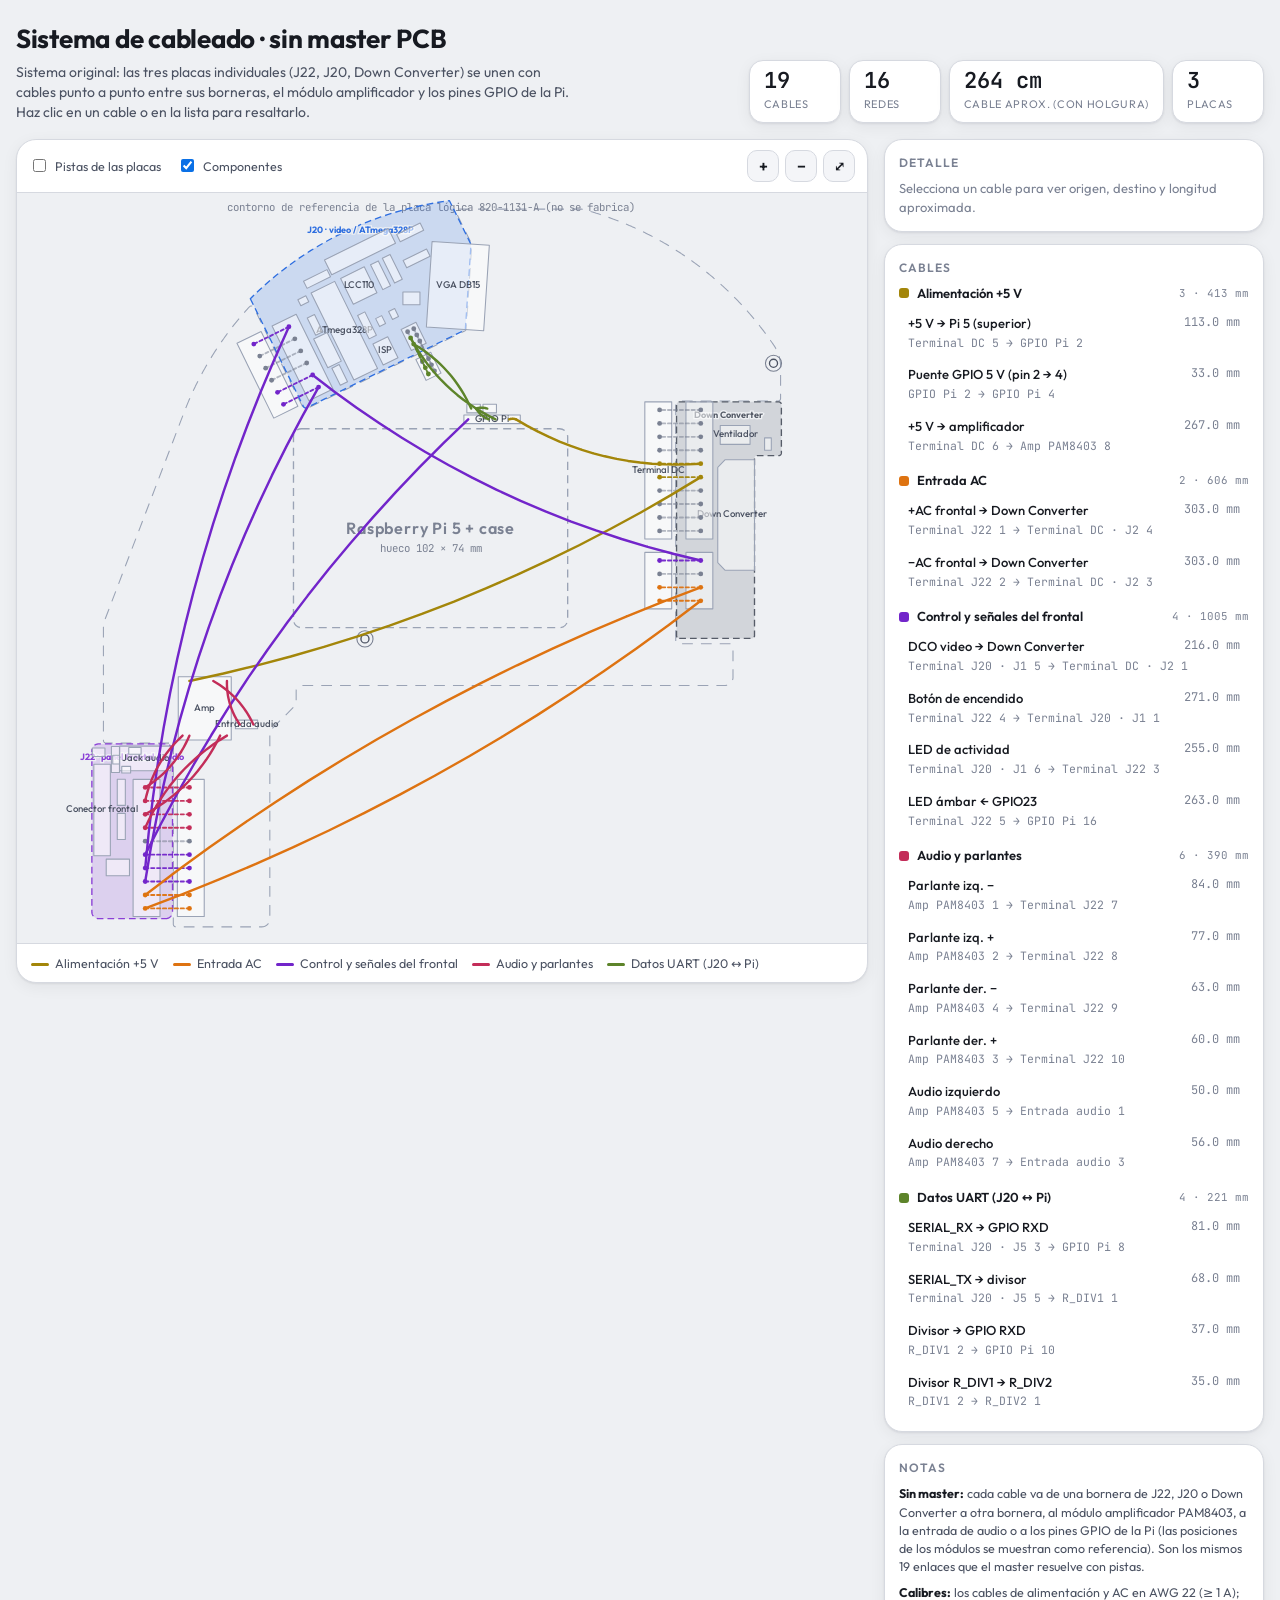
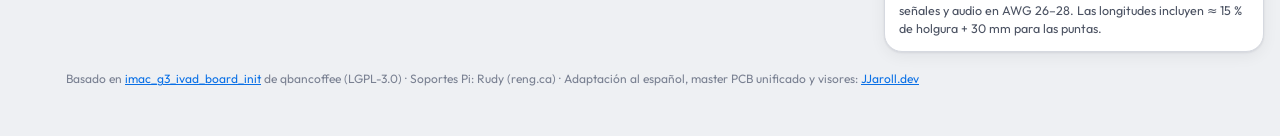
<file: visores/cableado_sin_master.html>
<!doctype html>
<html lang="es">
<head>
<meta charset="utf-8">
<meta name="viewport" content="width=device-width,initial-scale=1,viewport-fit=cover">
<style>html{color-scheme:light}body{margin:0;font:14px system-ui,-apple-system,sans-serif}img{max-width:100%}[hidden]{display:none!important}</style>
<title>Cableado sin master PCB</title>
<meta name="claude:viewport-fit-sides" content="cover">
<link rel="preconnect" href="https://fonts.googleapis.com">
<link rel="preconnect" href="https://fonts.gstatic.com" crossorigin>
<link href="https://fonts.googleapis.com/css2?family=Outfit:wght@400;500;600;700&family=JetBrains+Mono:wght@400;500&display=swap" rel="stylesheet">
<style>
:root{
  --bg:#EEF0F3; --surface:#FFFFFF; --surface2:#F4F5F8; --line:#D6D9E0; --fg:#171A21; --fg2:#4B5262; --fg3:#7A8192;
  --accent:#0A70E6; --board:#DDE8DF; --board-edge:#2E6B4A; --cut:#9AA3B5; --copper:#8A93A6;
  --w-ac:#DE7311; --w-dc:#A3860A; --w-ctl:#7225CA; --w-audio:#C32D59; --w-data:#5D842A; --w-plug:#6E7382;
  --hull:#9AA3B5; --hullfill:#FFFFFF; --node-off:#B8BFCC; --shadow:0 1px 2px rgba(20,25,40,.08),0 4px 16px rgba(20,25,40,.06);
}
@media (prefers-color-scheme: dark){:root:not([data-theme="light"]){
  --bg:#101216; --surface:#181B21; --surface2:#1F232B; --line:#2C313B; --fg:#ECEEF2; --fg2:#B3B9C6; --fg3:#7F8798;
  --accent:#4397F8; --board:#1D2A22; --board-edge:#4E9A70; --cut:#5E667A; --copper:#5B6477;
  --w-ac:#F08E35; --w-dc:#F8D648; --w-ctl:#9454DE; --w-audio:#D75B7F; --w-data:#8AC63C; --w-plug:#9095A2;
  --hull:#5B6477; --hullfill:#232831; --node-off:#4B5365; --shadow:0 1px 2px rgba(0,0,0,.4),0 4px 16px rgba(0,0,0,.35); color-scheme:dark}}
:root[data-theme="dark"]{
  --bg:#101216; --surface:#181B21; --surface2:#1F232B; --line:#2C313B; --fg:#ECEEF2; --fg2:#B3B9C6; --fg3:#7F8798;
  --accent:#4397F8; --board:#1D2A22; --board-edge:#4E9A70; --cut:#5E667A; --copper:#5B6477;
  --w-ac:#F08E35; --w-dc:#F8D648; --w-ctl:#9454DE; --w-audio:#D75B7F; --w-data:#8AC63C; --w-plug:#9095A2;
  --hull:#5B6477; --hullfill:#232831; --node-off:#4B5365; --shadow:0 1px 2px rgba(0,0,0,.4),0 4px 16px rgba(0,0,0,.35); color-scheme:dark}
*{box-sizing:border-box}
body{background:var(--bg);color:var(--fg);font-family:'Outfit',system-ui,sans-serif;font-size:14px;line-height:1.45;
  padding-inline:max(16px,env(safe-area-inset-left,0px)) max(16px,env(safe-area-inset-right,0px));padding-block:20px}
.mono{font-family:'JetBrains Mono',ui-monospace,monospace}
header{max-width:1400px;margin:0 auto 16px;display:flex;flex-wrap:wrap;gap:12px 24px;align-items:flex-end;justify-content:space-between}
h1{font-size:26px;font-weight:700;letter-spacing:-.01em;margin:0;text-wrap:balance}
header p{margin:4px 0 0;color:var(--fg2);max-width:62ch}
.stats{display:flex;flex-wrap:wrap;gap:8px}
.stat{background:var(--surface);border:1px solid var(--line);border-radius:14px;padding:8px 14px;min-width:92px;box-shadow:var(--shadow)}
.stat b{display:block;font-size:22px;font-weight:600;line-height:1.1}
.stat span{font-size:11px;letter-spacing:.06em;text-transform:uppercase;color:var(--fg3)}
.layout{max-width:1400px;margin:0 auto;display:grid;grid-template-columns:minmax(0,1fr) 380px;gap:16px;align-items:start}
.mapcard{background:var(--surface);border:1px solid var(--line);border-radius:20px;box-shadow:var(--shadow);overflow:hidden;position:relative;min-width:0}
.toolbar{display:flex;flex-wrap:wrap;gap:8px 16px;padding:10px 12px;border-bottom:1px solid var(--line);align-items:center}
.seg{display:inline-flex;background:var(--surface2);border:1px solid var(--line);border-radius:999px;padding:2px}
.seg button{border:0;background:transparent;color:var(--fg2);font:500 12.5px 'Outfit',sans-serif;padding:6px 12px;border-radius:999px;cursor:pointer}
.seg button[aria-pressed="true"]{background:var(--accent);color:#fff}
.chk{display:inline-flex;gap:6px;align-items:center;font-size:12.5px;color:var(--fg2);cursor:pointer;user-select:none}
.chk input{accent-color:var(--accent)}
.zoom{margin-left:auto;display:flex;gap:6px}
.zoom button{width:32px;height:32px;border-radius:10px;border:1px solid var(--line);background:var(--surface2);color:var(--fg);font:600 16px 'Outfit';cursor:pointer}
#map{display:block;width:100%;height:min(74vh,760px);min-height:380px;background:var(--bg);touch-action:none;cursor:grab}
#map.drag{cursor:grabbing}
.tip{position:absolute;pointer-events:none;background:var(--fg);color:var(--bg);font-size:12px;padding:5px 9px;border-radius:8px;max-width:260px;z-index:3}
.legend{display:flex;flex-wrap:wrap;gap:6px 14px;padding:10px 14px;border-top:1px solid var(--line);font-size:12.5px;color:var(--fg2)}
.legend i{display:inline-block;width:18px;height:0;border-top:3px solid;vertical-align:middle;margin-right:6px;border-radius:2px}
.legend i.b{border-top-style:dashed}
aside{display:flex;flex-direction:column;gap:12px;min-width:0}
.card{background:var(--surface);border:1px solid var(--line);border-radius:18px;box-shadow:var(--shadow);padding:14px}
.card h2{margin:0 0 8px;font-size:12px;letter-spacing:.08em;text-transform:uppercase;color:var(--fg3);font-weight:600}
#detail .t{font-size:17px;font-weight:600;display:flex;gap:8px;align-items:center}
#detail .sw{width:12px;height:12px;border-radius:4px;flex:none}
#detail dl{display:grid;grid-template-columns:auto 1fr;gap:4px 12px;margin:10px 0 0;font-size:13px}
#detail dt{color:var(--fg3)} #detail dd{margin:0;min-width:0;overflow-wrap:anywhere}
#detail .hint{color:var(--fg3);font-size:13px;margin:0}
.grp{margin:0}
.grp+.grp{margin-top:10px}
.gh{display:flex;align-items:center;gap:8px;font-weight:600;font-size:13px;margin-bottom:4px}
.gh i{width:10px;height:10px;border-radius:3px}
.gh small{color:var(--fg3);font-weight:400;margin-left:auto}
.row{display:grid;grid-template-columns:1fr auto;gap:2px 10px;width:100%;text-align:left;border:1px solid transparent;background:transparent;color:var(--fg);border-radius:10px;padding:6px 8px;cursor:pointer;font:inherit}
.row:hover{background:var(--surface2)}
.row[aria-pressed="true"]{background:var(--surface2);border-color:var(--line)}
.row .n{font-weight:500;font-size:13px}
.row .l{font-size:12px;color:var(--fg3);text-align:right}
.row .p{grid-column:1/-1;font-size:11.5px;color:var(--fg3)}
.note{font-size:12.5px;color:var(--fg2);margin:0}
.note b{color:var(--fg)}
@media (min-width:981px){.mapcard{position:sticky;top:12px}#map{height:calc(100vh - 150px);max-height:none;min-height:420px}}
@media (max-width:980px){.layout{grid-template-columns:minmax(0,1fr)}#map{height:62vh}}
</style>

<header>
  <div>
    <h1>Sistema de cableado · sin master PCB</h1>
    <p>Sistema original: las tres placas individuales (J22, J20, Down Converter) se unen con cables punto a punto entre sus borneras, el módulo amplificador y los pines GPIO de la Pi. Haz clic en un cable o en la lista para resaltarlo.</p>
  </div>
  <div class="stats" id="stats"></div>
</header>

<div class="layout">
  <section class="mapcard">
    <div class="toolbar">
      <div class="seg" id="layerSeg" style="display:none" role="group" aria-label="Capa">
        <button data-l="all" aria-pressed="true">Ambas</button>
        <button data-l="0" aria-pressed="false">Superior · F.Cu</button>
        <button data-l="1" aria-pressed="false">Inferior · B.Cu</button>
      </div>
      <label class="chk"><input type="checkbox" id="tExist"> Pistas de las placas</label>
      <label class="chk" style="display:none"><input type="checkbox" id="tJump"> Cables cortos</label>
      <label class="chk"><input type="checkbox" id="tComp" checked> Componentes</label>
      <div class="zoom"><button id="zi" aria-label="Acercar">+</button><button id="zo" aria-label="Alejar">−</button><button id="zr" aria-label="Restablecer" style="font-size:13px">⤢</button></div>
    </div>
    <svg id="map" role="img" aria-label="Mapa de rutas del master PCB imac unificado"></svg>
    <div class="legend" id="legend"></div>
    <div class="tip" id="tip" hidden></div>
  </section>

  <aside>
    <div class="card" id="detail"><h2>Detalle</h2><p class="hint">Selecciona un cable para ver origen, destino y longitud aproximada.</p></div>
    <div class="card"><h2>Cables</h2><div id="list"></div></div>
    <div class="card">
      <h2>Notas</h2>
      <p class="note"><b>Sin master:</b> cada cable va de una bornera de J22, J20 o Down Converter a otra bornera, al módulo amplificador PAM8403, a la entrada de audio o a los pines GPIO de la Pi (las posiciones de los módulos se muestran como referencia). Son los mismos 19 enlaces que el master resuelve con pistas.</p><p class="note" style="margin-top:8px"><b>Calibres:</b> los cables de alimentación y AC en AWG 22 (≥ 1 A); señales y audio en AWG 26–28. Las longitudes incluyen ≈ 15 % de holgura + 30 mm para las puntas.</p>
    </div>
  </aside>
</div>

<style>.credits{max-width:1180px;margin:0 auto;padding:18px max(16px,env(safe-area-inset-left,0px)) 28px;font-size:12px;line-height:1.5;color:var(--fg3)}.credits a{color:var(--accent)}</style>
<footer class="credits">Basado en <a href="https://github.com/qbancoffee/imac_g3_ivad_board_init" target="_blank" rel="noopener">imac_g3_ivad_board_init</a> de qbancoffee (LGPL-3.0) · Soportes Pi: Rudy (reng.ca) · Adaptación al español, master PCB unificado y visores: <a href="https://jjaroll.dev" target="_blank" rel="noopener">JJaroll.dev</a></footer>
<script>
const D = {"outline":[[28.3,212.93],[28.3,212.95],[28.3,212.99],[28.3,213.02],[28.31,213.05],[28.31,213.09],[28.32,213.12],[28.32,213.15],[28.33,213.18],[28.34,213.21],[28.35,213.24],[28.36,213.28],[28.37,213.31],[28.38,213.34],[28.4,213.37],[28.41,213.4],[28.43,213.42],[28.44,213.45],[28.46,213.48],[28.48,213.51],[28.5,213.53],[28.52,213.56],[28.54,213.59],[28.56,213.61],[28.58,213.63],[28.6,213.66],[28.63,213.68],[28.65,213.7],[28.68,213.72],[28.7,213.74],[28.73,213.76],[28.76,213.78],[28.79,213.8],[28.81,213.81],[28.84,213.83],[28.87,213.84],[28.9,213.86],[28.93,213.87],[28.96,213.88],[28.99,213.89],[29.03,213.9],[29.06,213.91],[29.09,213.92],[29.12,213.92],[29.15,213.93],[29.19,213.93],[29.22,213.94],[29.25,213.94],[29.29,213.94],[29.31,213.94],[53.28,213.94],[53.31,213.94],[53.33,213.94],[53.39,213.94],[53.46,213.95],[53.52,213.97],[53.59,213.98],[53.65,214.0],[53.71,214.03],[53.77,214.06],[53.82,214.09],[53.88,214.13],[53.93,214.17],[53.98,214.21],[54.03,214.26],[54.07,214.31],[54.11,214.36],[54.14,214.41],[54.18,214.47],[54.21,214.53],[54.23,214.59],[54.25,214.65],[54.27,214.71],[54.28,214.78],[54.29,214.84],[54.29,214.91],[54.3,214.92],[54.3,214.96],[54.3,281.29],[54.3,281.31],[54.3,281.35],[54.3,281.38],[54.3,281.41],[54.31,281.45],[54.31,281.48],[54.32,281.51],[54.33,281.54],[54.33,281.57],[54.34,281.61],[54.35,281.64],[54.37,281.67],[54.38,281.7],[54.39,281.73],[54.41,281.76],[54.42,281.79],[54.44,281.81],[54.46,281.84],[54.47,281.87],[54.49,281.9],[54.51,281.92],[54.53,281.95],[54.56,281.97],[54.58,282.0],[54.6,282.02],[54.62,282.04],[54.65,282.06],[54.67,282.08],[54.7,282.1],[54.73,282.12],[54.75,282.14],[54.78,282.16],[54.81,282.17],[54.84,282.19],[54.87,282.2],[54.9,282.22],[54.93,282.23],[54.96,282.24],[54.99,282.25],[55.02,282.26],[55.05,282.27],[55.08,282.28],[55.12,282.28],[55.15,282.29],[55.18,282.29],[55.21,282.3],[55.25,282.3],[55.29,282.3],[55.3,282.3],[87.16,282.3],[87.17,282.3],[87.2,282.3],[87.2,282.3],[87.21,282.3],[87.22,282.3],[87.33,282.3],[87.34,282.3],[87.38,282.29],[87.39,282.29],[87.42,282.29],[87.43,282.29],[87.53,282.28],[87.54,282.28],[87.58,282.28],[87.59,282.27],[87.61,282.27],[87.62,282.27],[87.63,282.27],[87.64,282.27],[87.73,282.25],[87.74,282.25],[87.77,282.24],[87.78,282.24],[87.8,282.24],[87.81,282.24],[87.83,282.23],[87.84,282.23],[87.92,282.21],[87.93,282.21],[87.96,282.2],[87.97,282.2],[87.99,282.19],[88.0,282.19],[88.02,282.18],[88.03,282.18],[88.11,282.16],[88.12,282.15],[88.14,282.15],[88.15,282.14],[88.17,282.14],[88.18,282.13],[88.21,282.12],[88.21,282.12],[88.3,282.09],[88.31,282.09],[88.33,282.08],[88.33,282.08],[88.36,282.07],[88.37,282.06],[88.39,282.05],[88.4,282.05],[88.48,282.01],[88.49,282.01],[88.51,282.0],[88.51,282.0],[88.54,281.98],[88.55,281.98],[88.57,281.97],[88.57,281.97],[88.65,281.92],[88.66,281.92],[88.68,281.91],[88.69,281.9],[88.71,281.89],[88.72,281.89],[88.74,281.87],[88.74,281.87],[88.82,281.83],[88.82,281.82],[88.85,281.8],[88.86,281.8],[88.88,281.78],[88.9,281.77],[88.98,281.71],[88.99,281.71],[89.01,281.69],[89.02,281.68],[89.04,281.67],[89.04,281.67],[89.06,281.65],[89.07,281.65],[89.14,281.59],[89.14,281.58],[89.16,281.57],[89.17,281.56],[89.19,281.55],[89.19,281.54],[89.21,281.52],[89.22,281.52],[89.28,281.46],[89.29,281.45],[89.31,281.44],[89.31,281.43],[89.33,281.41],[89.34,281.41],[89.35,281.39],[89.36,281.38],[89.42,281.32],[89.42,281.31],[89.44,281.29],[89.45,281.29],[89.46,281.27],[89.47,281.26],[89.48,281.24],[89.49,281.24],[89.55,281.17],[89.55,281.16],[89.57,281.14],[89.57,281.14],[89.58,281.12],[89.59,281.11],[89.61,281.09],[89.61,281.08],[89.67,281.0],[89.68,280.99],[89.7,280.96],[89.7,280.95],[89.72,280.92],[89.73,280.92],[89.77,280.84],[89.77,280.84],[89.79,280.82],[89.79,280.81],[89.8,280.79],[89.81,280.78],[89.82,280.76],[89.82,280.75],[89.87,280.67],[89.87,280.67],[89.88,280.65],[89.88,280.64],[89.9,280.61],[89.9,280.61],[89.91,280.59],[89.91,280.58],[89.95,280.5],[89.95,280.49],[89.96,280.47],[89.97,280.46],[89.98,280.43],[89.98,280.43],[89.99,280.41],[89.99,280.4],[90.02,280.31],[90.02,280.31],[90.03,280.28],[90.04,280.27],[90.04,280.25],[90.05,280.24],[90.05,280.22],[90.06,280.21],[90.08,280.13],[90.08,280.12],[90.09,280.1],[90.09,280.09],[90.1,280.07],[90.1,280.06],[90.11,280.03],[90.11,280.02],[90.13,279.94],[90.13,279.93],[90.14,279.91],[90.14,279.9],[90.14,279.88],[90.14,279.87],[90.15,279.84],[90.15,279.83],[90.17,279.74],[90.17,279.73],[90.17,279.72],[90.17,279.71],[90.17,279.69],[90.18,279.68],[90.18,279.64],[90.18,279.63],[90.19,279.54],[90.19,279.52],[90.19,279.49],[90.19,279.48],[90.2,279.44],[90.2,279.43],[90.2,279.32],[90.2,279.32],[90.2,279.3],[90.2,279.3],[90.2,279.27],[90.2,279.26],[90.2,210.24],[90.2,210.21],[90.2,210.13],[90.21,210.06],[90.21,210.0],[90.22,209.94],[90.23,209.87],[90.25,209.8],[90.26,209.74],[90.28,209.68],[90.3,209.62],[90.32,209.56],[90.34,209.49],[90.37,209.43],[90.39,209.37],[90.42,209.32],[90.45,209.26],[90.49,209.2],[90.52,209.14],[90.56,209.09],[90.59,209.04],[90.63,208.99],[90.68,208.94],[90.72,208.89],[90.77,208.83],[90.8,208.8],[99.11,200.49],[99.12,200.48],[99.12,200.48],[99.14,200.46],[99.15,200.45],[99.22,200.37],[99.23,200.37],[99.24,200.35],[99.24,200.35],[99.26,200.33],[99.27,200.32],[99.28,200.3],[99.29,200.29],[99.35,200.22],[99.35,200.22],[99.37,200.2],[99.37,200.19],[99.39,200.17],[99.39,200.17],[99.41,200.15],[99.41,200.14],[99.46,200.07],[99.47,200.06],[99.48,200.04],[99.49,200.04],[99.5,200.01],[99.5,200.01],[99.52,199.98],[99.52,199.98],[99.57,199.9],[99.57,199.89],[99.59,199.87],[99.59,199.87],[99.6,199.85],[99.61,199.84],[99.62,199.82],[99.62,199.81],[99.67,199.73],[99.67,199.72],[99.68,199.7],[99.68,199.7],[99.7,199.67],[99.7,199.66],[99.71,199.64],[99.71,199.64],[99.75,199.55],[99.75,199.55],[99.76,199.52],[99.77,199.52],[99.77,199.5],[99.78,199.49],[99.79,199.46],[99.79,199.45],[99.82,199.37],[99.82,199.36],[99.83,199.34],[99.84,199.33],[99.84,199.31],[99.85,199.3],[99.85,199.28],[99.86,199.27],[99.88,199.18],[99.88,199.18],[99.89,199.15],[99.89,199.15],[99.9,199.12],[99.9,199.11],[99.91,199.09],[99.91,199.08],[99.93,199.0],[99.93,198.99],[99.94,198.96],[99.94,198.95],[99.94,198.93],[99.95,198.92],[99.95,198.9],[99.95,198.89],[99.97,198.8],[99.97,198.79],[99.97,198.77],[99.97,198.77],[99.97,198.74],[99.98,198.73],[99.98,198.7],[99.98,198.69],[99.99,198.6],[99.99,198.58],[99.99,198.55],[99.99,198.54],[100.0,198.5],[100.0,198.49],[100.0,198.38],[100.0,198.37],[100.0,198.36],[100.0,198.35],[100.0,198.33],[100.0,198.32],[100.0,194.52],[100.0,194.48],[100.0,194.4],[100.01,194.33],[100.01,194.27],[100.02,194.21],[100.03,194.14],[100.05,194.08],[100.06,194.01],[100.08,193.95],[100.1,193.89],[100.12,193.83],[100.14,193.76],[100.16,193.71],[100.19,193.65],[100.22,193.58],[100.25,193.53],[100.28,193.47],[100.32,193.42],[100.35,193.36],[100.39,193.31],[100.44,193.25],[100.47,193.21],[100.52,193.16],[100.57,193.11],[100.61,193.07],[100.66,193.02],[100.71,192.97],[100.75,192.94],[100.81,192.89],[100.86,192.85],[100.92,192.82],[100.97,192.78],[101.03,192.75],[101.08,192.72],[101.15,192.69],[101.21,192.66],[101.26,192.64],[101.33,192.62],[101.39,192.6],[101.45,192.58],[101.51,192.56],[101.58,192.55],[101.64,192.53],[101.71,192.52],[101.77,192.51],[101.83,192.51],[101.9,192.5],[101.98,192.5],[102.02,192.5],[259.46,192.5],[259.47,192.5],[259.5,192.5],[259.5,192.5],[259.51,192.5],[259.52,192.5],[259.63,192.5],[259.64,192.5],[259.68,192.49],[259.69,192.49],[259.72,192.49],[259.73,192.49],[259.83,192.48],[259.84,192.48],[259.88,192.48],[259.89,192.47],[259.91,192.47],[259.92,192.47],[259.93,192.47],[259.94,192.47],[260.03,192.45],[260.04,192.45],[260.07,192.44],[260.08,192.44],[260.1,192.44],[260.11,192.44],[260.13,192.43],[260.14,192.43],[260.22,192.41],[260.23,192.41],[260.26,192.4],[260.27,192.4],[260.29,192.39],[260.3,192.39],[260.32,192.38],[260.33,192.38],[260.41,192.36],[260.42,192.35],[260.44,192.35],[260.45,192.34],[260.47,192.34],[260.48,192.33],[260.51,192.32],[260.51,192.32],[260.6,192.29],[260.61,192.29],[260.63,192.28],[260.63,192.28],[260.66,192.27],[260.67,192.26],[260.69,192.25],[260.7,192.25],[260.78,192.21],[260.79,192.21],[260.81,192.2],[260.81,192.2],[260.84,192.18],[260.85,192.18],[260.87,192.17],[260.87,192.17],[260.95,192.12],[260.96,192.12],[260.98,192.11],[260.99,192.1],[261.01,192.09],[261.02,192.09],[261.04,192.07],[261.04,192.07],[261.12,192.03],[261.12,192.02],[261.15,192.0],[261.16,192.0],[261.18,191.98],[261.2,191.97],[261.28,191.91],[261.29,191.91],[261.31,191.89],[261.32,191.88],[261.34,191.87],[261.34,191.87],[261.36,191.85],[261.37,191.85],[261.44,191.79],[261.44,191.78],[261.46,191.77],[261.47,191.76],[261.49,191.75],[261.49,191.74],[261.51,191.72],[261.52,191.72],[261.58,191.66],[261.59,191.65],[261.61,191.64],[261.61,191.63],[261.63,191.61],[261.64,191.61],[261.65,191.59],[261.66,191.58],[261.72,191.52],[261.72,191.51],[261.74,191.49],[261.75,191.49],[261.76,191.47],[261.77,191.46],[261.78,191.44],[261.79,191.44],[261.85,191.37],[261.85,191.36],[261.87,191.34],[261.87,191.34],[261.88,191.32],[261.89,191.31],[261.91,191.29],[261.91,191.28],[261.97,191.2],[261.98,191.19],[262.0,191.16],[262.0,191.15],[262.02,191.12],[262.03,191.12],[262.07,191.04],[262.07,191.04],[262.09,191.02],[262.09,191.01],[262.1,190.99],[262.11,190.98],[262.12,190.96],[262.12,190.95],[262.17,190.87],[262.17,190.87],[262.18,190.85],[262.18,190.84],[262.2,190.81],[262.2,190.81],[262.21,190.79],[262.21,190.78],[262.25,190.7],[262.25,190.69],[262.26,190.67],[262.27,190.66],[262.28,190.63],[262.28,190.63],[262.29,190.61],[262.29,190.6],[262.32,190.51],[262.32,190.51],[262.33,190.48],[262.34,190.47],[262.34,190.45],[262.35,190.44],[262.35,190.42],[262.36,190.41],[262.38,190.33],[262.38,190.32],[262.39,190.3],[262.39,190.29],[262.4,190.27],[262.4,190.26],[262.41,190.23],[262.41,190.22],[262.43,190.14],[262.43,190.13],[262.44,190.11],[262.44,190.1],[262.44,190.08],[262.44,190.07],[262.45,190.04],[262.45,190.03],[262.47,189.94],[262.47,189.93],[262.47,189.92],[262.47,189.91],[262.47,189.89],[262.48,189.88],[262.48,189.84],[262.48,189.83],[262.49,189.74],[262.49,189.72],[262.49,189.69],[262.49,189.68],[262.5,189.64],[262.5,189.63],[262.5,189.52],[262.5,189.52],[262.5,189.5],[262.5,189.5],[262.5,189.47],[262.5,189.46],[262.5,178.01],[262.5,177.99],[262.5,177.95],[262.5,177.92],[262.49,177.89],[262.49,177.85],[262.48,177.82],[262.48,177.79],[262.47,177.76],[262.46,177.73],[262.45,177.69],[262.44,177.66],[262.43,177.63],[262.42,177.6],[262.4,177.57],[262.39,177.54],[262.37,177.51],[262.36,177.49],[262.34,177.46],[262.32,177.43],[262.3,177.4],[262.28,177.38],[262.26,177.35],[262.24,177.33],[262.22,177.3],[262.2,177.28],[262.17,177.26],[262.15,177.24],[262.12,177.22],[262.1,177.2],[262.07,177.18],[262.04,177.16],[262.01,177.14],[261.99,177.13],[261.96,177.11],[261.93,177.1],[261.9,177.08],[261.87,177.07],[261.84,177.06],[261.81,177.05],[261.77,177.04],[261.74,177.03],[261.71,177.02],[261.68,177.02],[261.65,177.01],[261.61,177.01],[261.58,177.0],[261.55,177.0],[261.51,177.0],[261.49,177.0],[242.22,177.0],[242.18,177.0],[242.17,177.0],[242.1,176.99],[242.04,176.99],[241.97,176.97],[241.91,176.96],[241.85,176.94],[241.79,176.91],[241.73,176.88],[241.67,176.85],[241.62,176.81],[241.57,176.77],[241.52,176.73],[241.47,176.68],[241.43,176.63],[241.39,176.58],[241.35,176.53],[241.32,176.47],[241.29,176.41],[241.26,176.35],[241.24,176.29],[241.23,176.23],[241.21,176.16],[241.21,176.1],[241.2,176.03],[241.2,176.02],[241.2,175.98],[241.2,100.0],[241.2,88.02],[241.2,88.01],[241.2,88.01],[241.2,88.0],[241.2,87.99],[241.2,87.99],[241.2,87.98],[241.2,87.97],[241.2,87.95],[241.2,87.94],[241.2,87.94],[241.2,87.91],[241.21,87.89],[241.21,87.84],[241.21,87.83],[241.22,87.78],[241.22,87.77],[241.23,87.72],[241.23,87.7],[241.25,87.66],[241.25,87.64],[241.27,87.6],[241.27,87.58],[241.29,87.54],[241.29,87.52],[241.31,87.48],[241.32,87.46],[241.34,87.42],[241.34,87.41],[241.37,87.36],[241.38,87.35],[241.4,87.31],[241.41,87.3],[241.44,87.25],[241.44,87.24],[241.47,87.2],[241.48,87.19],[241.51,87.15],[241.52,87.14],[241.56,87.11],[241.57,87.1],[241.6,87.06],[241.61,87.05],[241.65,87.02],[241.66,87.01],[241.7,86.98],[241.71,86.97],[241.75,86.94],[241.76,86.93],[241.8,86.9],[241.81,86.9],[241.86,86.87],[241.87,86.86],[241.91,86.84],[241.93,86.83],[241.97,86.81],[241.98,86.81],[242.03,86.79],[242.04,86.78],[242.09,86.77],[242.1,86.76],[242.15,86.75],[242.16,86.74],[242.21,86.73],[242.23,86.73],[242.27,86.72],[242.29,86.72],[242.34,86.71],[242.35,86.71],[242.4,86.7],[242.42,86.7],[242.45,86.7],[242.47,86.7],[242.49,86.7],[242.5,86.7],[242.51,86.7],[242.51,86.7],[242.52,86.7],[279.19,86.7],[279.21,86.7],[279.25,86.7],[279.28,86.7],[279.31,86.69],[279.35,86.69],[279.38,86.68],[279.41,86.68],[279.44,86.67],[279.47,86.66],[279.51,86.65],[279.54,86.64],[279.57,86.63],[279.6,86.62],[279.63,86.6],[279.66,86.59],[279.69,86.57],[279.71,86.56],[279.74,86.54],[279.77,86.52],[279.8,86.5],[279.82,86.48],[279.85,86.46],[279.87,86.44],[279.9,86.42],[279.92,86.4],[279.94,86.37],[279.96,86.35],[279.98,86.32],[280.0,86.3],[280.02,86.27],[280.04,86.24],[280.06,86.21],[280.07,86.19],[280.09,86.16],[280.1,86.13],[280.12,86.1],[280.13,86.07],[280.14,86.04],[280.15,86.01],[280.16,85.97],[280.17,85.94],[280.18,85.91],[280.18,85.88],[280.19,85.85],[280.19,85.81],[280.2,85.78],[280.2,85.75],[280.2,85.71],[280.2,85.69],[280.2,73.86],[280.2,73.86],[280.2,73.84],[280.2,73.83],[280.2,73.81],[280.2,73.8],[280.2,73.72],[280.2,73.72],[280.2,73.7],[280.2,73.68],[280.2,73.67],[280.2,73.61],[280.2,73.59],[280.2,73.59],[280.2,73.59],[280.19,73.55],[280.19,73.55],[280.19,73.48],[280.19,73.47],[280.19,73.45],[280.19,73.35],[280.19,73.35],[280.19,73.33],[280.19,73.32],[280.18,73.23],[280.18,73.22],[280.18,73.21],[280.18,73.19],[280.18,73.18],[280.17,73.11],[280.17,73.1],[280.17,73.06],[280.17,73.05],[280.17,72.98],[280.16,72.95],[280.16,72.95],[280.16,72.86],[280.16,72.83],[280.15,72.75],[280.15,72.74],[280.15,72.72],[280.14,72.7],[280.14,72.69],[280.14,72.61],[280.13,72.6],[280.13,72.6],[280.13,72.57],[280.13,72.56],[280.12,72.49],[280.12,72.48],[280.12,72.46],[280.12,72.46],[280.11,72.36],[280.11,72.33],[280.11,72.33],[280.1,72.24],[280.09,72.22],[280.09,72.2],[280.08,72.12],[280.08,72.11],[280.08,72.1],[280.07,72.08],[280.07,72.07],[280.06,72.01],[280.06,71.99],[280.06,71.98],[280.06,71.95],[280.05,71.94],[280.05,71.89],[280.04,71.87],[280.04,71.85],[280.04,71.83],[280.04,71.82],[280.03,71.76],[280.03,71.76],[280.02,71.73],[280.02,71.72],[280.02,71.7],[280.01,71.64],[280.01,71.64],[280.0,71.61],[280.0,71.61],[280.0,71.6],[280.0,71.59],[279.99,71.51],[279.98,71.5],[279.98,71.46],[279.98,71.45],[279.96,71.38],[279.96,71.38],[279.96,71.36],[279.94,71.26],[279.93,71.24],[279.92,71.16],[279.92,71.15],[279.91,71.13],[279.91,71.13],[279.91,71.11],[279.91,71.09],[279.89,71.02],[279.89,71.01],[279.89,71.01],[279.89,71.0],[279.88,70.98],[279.88,70.97],[279.86,70.9],[279.86,70.89],[279.86,70.87],[279.84,70.78],[279.84,70.77],[279.83,70.75],[279.81,70.67],[279.81,70.67],[279.81,70.65],[279.8,70.64],[279.8,70.63],[279.8,70.61],[279.78,70.55],[279.78,70.54],[279.77,70.52],[279.77,70.52],[279.77,70.52],[279.77,70.5],[279.75,70.42],[279.74,70.41],[279.74,70.39],[279.74,70.39],[279.72,70.3],[279.71,70.29],[279.71,70.27],[279.71,70.27],[279.68,70.18],[279.68,70.17],[279.68,70.15],[279.67,70.15],[279.65,70.07],[279.65,70.06],[279.65,70.05],[279.64,70.04],[279.64,70.04],[279.64,70.03],[279.62,69.95],[279.62,69.95],[279.61,69.93],[279.61,69.91],[279.6,69.9],[279.58,69.83],[279.58,69.82],[279.57,69.81],[279.57,69.8],[279.57,69.8],[279.57,69.79],[279.55,69.72],[279.55,69.72],[279.54,69.7],[279.54,69.69],[279.53,69.67],[279.53,69.66],[279.5,69.58],[279.5,69.58],[279.5,69.57],[279.49,69.55],[279.47,69.47],[279.46,69.46],[279.46,69.45],[279.45,69.43],[279.45,69.42],[279.42,69.35],[279.42,69.34],[279.42,69.33],[279.41,69.32],[279.38,69.24],[279.38,69.23],[279.37,69.21],[279.35,69.13],[279.34,69.13],[279.33,69.1],[279.33,69.09],[279.32,69.08],[279.3,69.01],[279.29,69.0],[279.29,68.99],[279.28,68.96],[279.28,68.96],[279.25,68.89],[279.25,68.88],[279.24,68.86],[279.24,68.86],[279.21,68.77],[279.2,68.76],[279.2,68.75],[279.19,68.74],[279.16,68.66],[279.16,68.65],[279.15,68.63],[279.15,68.62],[279.12,68.55],[279.11,68.54],[279.11,68.53],[279.1,68.5],[279.1,68.5],[279.07,68.43],[279.06,68.42],[279.05,68.4],[279.02,68.32],[279.01,68.31],[279.01,68.3],[279.0,68.28],[279.0,68.27],[278.97,68.2],[278.96,68.19],[278.95,68.17],[278.91,68.09],[278.91,68.08],[278.9,68.07],[278.86,67.98],[278.86,67.97],[278.85,67.96],[278.85,67.94],[278.81,67.87],[278.8,67.85],[278.8,67.84],[278.8,67.84],[278.76,67.76],[278.75,67.75],[278.75,67.74],[278.73,67.71],[278.73,67.7],[278.7,67.64],[278.7,67.64],[278.69,67.62],[278.68,67.61],[278.64,67.53],[278.64,67.53],[278.64,67.52],[278.63,67.51],[278.62,67.49],[278.62,67.49],[278.59,67.42],[278.58,67.42],[278.57,67.4],[278.57,67.39],[278.53,67.32],[278.53,67.31],[278.52,67.3],[278.5,67.27],[278.5,67.26],[278.47,67.21],[278.46,67.2],[278.46,67.18],[278.45,67.18],[278.41,67.1],[278.4,67.09],[278.39,67.07],[278.35,66.98],[278.34,66.97],[278.33,66.96],[278.29,66.89],[278.28,66.87],[278.27,66.86],[278.27,66.85],[278.23,66.79],[278.23,66.78],[278.22,66.77],[278.21,66.76],[278.21,66.75],[278.2,66.73],[278.17,66.68],[278.16,66.67],[278.15,66.65],[278.15,66.65],[278.14,66.64],[278.14,66.63],[278.09,66.56],[278.09,66.56],[278.08,66.55],[278.07,66.53],[278.03,66.46],[278.01,66.44],[278.01,66.43],[277.97,66.36],[277.96,66.35],[277.94,66.32],[277.93,66.31],[277.9,66.26],[277.89,66.24],[277.88,66.23],[277.87,66.22],[277.83,66.15],[277.82,66.14],[277.81,66.12],[277.81,66.12],[277.22,65.25],[277.21,65.25],[277.2,65.23],[277.2,65.22],[277.2,65.22],[277.19,65.21],[276.59,64.35],[276.58,64.34],[276.57,64.32],[276.57,64.32],[275.96,63.46],[275.95,63.45],[275.95,63.44],[275.94,63.42],[275.93,63.41],[275.32,62.57],[275.3,62.54],[274.68,61.69],[274.67,61.68],[274.67,61.67],[274.65,61.65],[274.65,61.65],[274.02,60.81],[274.02,60.8],[274.0,60.78],[274.0,60.78],[273.36,59.94],[273.35,59.92],[273.34,59.91],[272.7,59.08],[272.69,59.07],[272.68,59.06],[272.67,59.04],[272.02,58.22],[272.01,58.21],[272.01,58.2],[271.99,58.18],[271.99,58.18],[271.33,57.36],[271.32,57.34],[270.65,56.52],[270.65,56.52],[270.64,56.51],[270.63,56.5],[270.63,56.5],[270.62,56.49],[269.95,55.68],[269.94,55.67],[269.93,55.65],[269.93,55.65],[269.24,54.84],[269.22,54.82],[268.54,54.03],[268.54,54.03],[268.52,54.01],[268.52,54.0],[268.51,53.99],[268.49,53.98],[267.81,53.2],[267.8,53.19],[267.8,53.18],[267.78,53.16],[267.78,53.16],[267.09,52.38],[267.08,52.38],[267.05,52.35],[267.05,52.34],[266.35,51.58],[266.35,51.57],[266.34,51.56],[266.33,51.56],[266.33,51.55],[266.32,51.54],[265.61,50.77],[265.6,50.76],[265.59,50.75],[265.58,50.74],[265.57,50.73],[264.86,49.97],[264.84,49.95],[264.11,49.19],[264.1,49.18],[264.09,49.17],[264.09,49.17],[264.09,49.17],[264.08,49.16],[263.34,48.4],[263.33,48.39],[263.32,48.38],[263.32,48.38],[262.57,47.63],[262.57,47.62],[262.56,47.62],[262.56,47.62],[262.56,47.61],[262.54,47.59],[262.53,47.59],[261.79,46.86],[261.79,46.85],[261.78,46.84],[261.77,46.83],[261.02,46.1],[261.0,46.09],[260.99,46.07],[260.99,46.07],[260.22,45.34],[260.2,45.32],[259.42,44.59],[259.42,44.59],[259.41,44.57],[259.4,44.57],[258.63,43.85],[258.62,43.84],[258.61,43.84],[258.59,43.82],[258.59,43.82],[257.81,43.11],[257.81,43.11],[257.79,43.09],[257.01,42.39],[257.0,42.39],[256.99,42.38],[256.98,42.37],[256.98,42.37],[256.97,42.36],[256.18,41.67],[256.17,41.66],[256.16,41.65],[256.15,41.65],[255.35,40.96],[255.34,40.95],[255.33,40.94],[255.32,40.93],[255.31,40.92],[254.51,40.25],[254.51,40.24],[254.5,40.23],[254.49,40.23],[253.68,39.55],[253.67,39.55],[253.66,39.54],[253.65,39.52],[253.64,39.52],[252.84,38.87],[252.84,38.86],[252.82,38.85],[252.82,38.85],[252.81,38.84],[252.79,38.83],[251.97,38.17],[251.96,38.16],[251.95,38.16],[251.12,37.5],[251.11,37.49],[251.1,37.48],[251.09,37.48],[250.26,36.83],[250.25,36.83],[250.23,36.81],[249.39,36.18],[249.39,36.17],[249.37,36.16],[249.37,36.16],[249.37,36.16],[249.36,36.15],[248.51,35.52],[248.5,35.51],[248.49,35.51],[248.48,35.5],[248.47,35.49],[247.63,34.88],[247.62,34.87],[247.61,34.86],[247.59,34.85],[247.59,34.84],[246.74,34.23],[246.72,34.22],[245.85,33.61],[245.84,33.6],[245.83,33.59],[245.82,33.59],[244.95,32.99],[244.92,32.97],[244.05,32.37],[244.04,32.37],[244.01,32.35],[244.0,32.34],[243.15,31.77],[243.13,31.76],[243.12,31.75],[243.1,31.74],[243.09,31.73],[242.22,31.17],[242.21,31.16],[242.2,31.15],[242.2,31.15],[241.3,30.58],[241.28,30.56],[240.38,29.99],[240.37,29.99],[240.36,29.98],[240.35,29.98],[239.45,29.42],[239.44,29.42],[239.43,29.41],[239.41,29.4],[239.41,29.4],[238.53,28.86],[238.52,28.86],[238.5,28.85],[238.49,28.84],[238.48,28.83],[237.58,28.3],[237.57,28.3],[237.56,28.29],[237.53,28.27],[237.53,28.27],[236.63,27.75],[236.62,27.75],[236.61,27.74],[236.6,27.73],[235.68,27.21],[235.66,27.2],[234.73,26.68],[234.72,26.67],[234.71,26.67],[234.7,26.66],[233.77,26.15],[233.76,26.15],[233.75,26.14],[233.73,26.13],[233.73,26.13],[232.81,25.64],[232.8,25.63],[232.78,25.62],[232.78,25.62],[231.83,25.13],[231.81,25.12],[231.81,25.11],[230.87,24.63],[230.86,24.63],[230.85,24.62],[230.83,24.61],[229.9,24.15],[229.9,24.14],[229.88,24.14],[229.87,24.13],[229.86,24.13],[229.85,24.12],[228.91,23.66],[228.9,23.66],[228.88,23.65],[228.88,23.65],[227.93,23.19],[227.91,23.18],[227.9,23.18],[227.9,23.17],[226.94,22.72],[226.93,22.72],[226.91,22.71],[225.94,22.27],[225.92,22.26],[225.91,22.25],[224.95,21.82],[224.94,21.82],[224.93,21.81],[224.91,21.8],[223.95,21.38],[223.94,21.38],[223.93,21.38],[223.91,21.36],[223.9,21.36],[222.95,20.96],[222.94,20.95],[222.9,20.93],[222.89,20.93],[221.93,20.53],[221.91,20.52],[221.9,20.52],[220.92,20.12],[220.92,20.12],[220.9,20.11],[220.89,20.11],[219.92,19.72],[219.91,19.72],[219.89,19.71],[219.88,19.71],[219.86,19.7],[218.89,19.33],[218.89,19.33],[218.87,19.32],[218.87,19.32],[218.87,19.32],[218.85,19.31],[217.86,18.94],[217.84,18.93],[217.83,18.93],[216.84,18.56],[216.81,18.55],[215.81,18.2],[215.8,18.19],[215.79,18.19],[215.77,18.18],[215.76,18.18],[214.78,17.84],[214.78,17.84],[214.76,17.83],[214.76,17.83],[214.76,17.83],[214.74,17.83],[213.75,17.49],[213.73,17.49],[213.72,17.48],[213.71,17.48],[212.7,17.15],[212.7,17.15],[212.68,17.14],[211.66,16.82],[211.66,16.82],[211.64,16.81],[211.63,16.81],[210.62,16.5],[210.61,16.5],[210.6,16.49],[210.58,16.49],[209.58,16.19],[209.56,16.18],[209.55,16.18],[209.54,16.18],[208.53,15.89],[208.52,15.88],[208.5,15.88],[208.48,15.87],[208.47,15.87],[207.47,15.59],[207.46,15.59],[207.44,15.58],[206.8,15.41],[206.79,15.41],[206.77,15.4],[206.76,15.4],[206.64,15.37],[206.63,15.37],[206.6,15.36],[206.59,15.36],[206.57,15.36],[206.56,15.36],[206.54,15.35],[206.53,15.35],[206.45,15.34],[206.44,15.33],[206.4,15.33],[206.39,15.33],[206.37,15.32],[206.36,15.32],[206.35,15.32],[206.34,15.32],[206.24,15.31],[206.23,15.31],[206.22,15.31],[206.21,15.31],[206.19,15.31],[206.18,15.31],[206.14,15.3],[206.13,15.3],[206.02,15.3],[206.01,15.3],[206.0,15.3],[205.99,15.3],[205.97,15.3],[205.96,15.3],[160.51,15.3],[160.5,15.3],[160.46,15.3],[160.42,15.3],[160.39,15.31],[160.36,15.31],[160.33,15.32],[160.29,15.32],[160.26,15.33],[160.23,15.34],[160.2,15.35],[160.17,15.36],[160.14,15.37],[160.11,15.38],[160.08,15.4],[160.05,15.41],[160.02,15.43],[159.99,15.44],[159.96,15.46],[159.94,15.48],[159.91,15.5],[159.88,15.52],[159.86,15.54],[159.83,15.56],[159.81,15.58],[159.79,15.6],[159.76,15.63],[159.74,15.65],[159.72,15.68],[159.7,15.7],[159.68,15.73],[159.67,15.76],[159.65,15.79],[159.63,15.81],[159.62,15.84],[159.6,15.87],[159.59,15.9],[159.58,15.93],[159.56,15.96],[159.55,15.99],[159.54,16.02],[159.54,16.06],[159.53,16.09],[159.52,16.12],[159.52,16.15],[159.51,16.19],[159.51,16.22],[159.51,16.25],[159.51,16.28],[159.51,16.32],[159.51,16.35],[159.51,16.38],[159.51,16.41],[159.52,16.45],[159.52,16.48],[159.53,16.51],[159.54,16.54],[159.54,16.57],[159.55,16.61],[159.56,16.64],[159.57,16.67],[159.59,16.7],[159.6,16.73],[159.61,16.75],[165.21,28.12],[165.22,28.15],[165.23,28.16],[165.25,28.22],[165.27,28.29],[165.29,28.35],[165.3,28.41],[165.31,28.48],[165.32,28.54],[165.32,28.61],[165.31,28.63],[165.31,28.66],[163.26,59.79],[163.26,59.82],[163.26,59.84],[163.25,59.9],[163.24,59.97],[163.22,60.03],[163.2,60.09],[163.17,60.15],[163.14,60.21],[163.11,60.27],[163.07,60.32],[163.03,60.37],[162.99,60.42],[162.94,60.47],[162.9,60.51],[162.84,60.55],[162.79,60.59],[162.73,60.62],[162.72,60.63],[162.69,60.64],[104.17,89.44],[104.16,89.44],[104.15,89.45],[104.14,89.45],[104.13,89.46],[104.11,89.47],[104.09,89.47],[104.04,89.49],[104.03,89.5],[103.98,89.51],[103.97,89.52],[103.92,89.53],[103.91,89.53],[103.86,89.55],[103.85,89.55],[103.8,89.56],[103.78,89.56],[103.74,89.57],[103.72,89.57],[103.67,89.57],[103.66,89.57],[103.61,89.58],[103.59,89.58],[103.54,89.58],[103.53,89.57],[103.48,89.57],[103.47,89.57],[103.42,89.57],[103.4,89.56],[103.35,89.56],[103.34,89.55],[103.29,89.54],[103.28,89.54],[103.23,89.53],[103.22,89.52],[103.17,89.51],[103.16,89.5],[103.11,89.49],[103.1,89.48],[103.05,89.46],[103.04,89.46],[102.99,89.43],[102.98,89.43],[102.94,89.4],[102.92,89.4],[102.88,89.37],[102.87,89.36],[102.83,89.33],[102.82,89.33],[102.78,89.3],[102.77,89.29],[102.73,89.26],[102.72,89.25],[102.68,89.21],[102.67,89.2],[102.64,89.17],[102.63,89.16],[102.6,89.12],[102.59,89.11],[102.56,89.07],[102.55,89.06],[102.52,89.02],[102.51,89.01],[102.48,88.96],[102.47,88.95],[102.45,88.91],[102.44,88.89],[102.43,88.87],[102.43,88.87],[102.42,88.86],[102.42,88.85],[102.41,88.84],[84.23,51.89],[84.22,51.88],[84.21,51.84],[84.19,51.81],[84.17,51.78],[84.15,51.76],[84.14,51.73],[84.12,51.71],[84.1,51.68],[84.07,51.66],[84.05,51.63],[84.03,51.61],[84.01,51.59],[83.98,51.57],[83.96,51.54],[83.93,51.52],[83.9,51.51],[83.88,51.49],[83.85,51.47],[83.82,51.45],[83.79,51.44],[83.76,51.42],[83.73,51.41],[83.7,51.4],[83.67,51.39],[83.64,51.38],[83.61,51.37],[83.58,51.36],[83.55,51.35],[83.52,51.34],[83.49,51.34],[83.45,51.33],[83.42,51.33],[83.39,51.33],[83.36,51.33],[83.32,51.32],[83.29,51.33],[83.26,51.33],[83.23,51.33],[83.2,51.33],[83.16,51.34],[83.13,51.34],[83.1,51.35],[83.07,51.36],[83.04,51.37],[83.01,51.38],[82.98,51.39],[82.95,51.4],[82.92,51.42],[82.89,51.43],[82.86,51.44],[82.83,51.46],[82.8,51.48],[82.77,51.49],[82.75,51.51],[82.72,51.53],[82.7,51.55],[82.67,51.57],[82.65,51.59],[82.62,51.62],[82.6,51.65],[82.59,51.66],[81.97,52.34],[81.96,52.35],[81.95,52.36],[81.94,52.37],[81.93,52.38],[81.24,53.16],[81.23,53.16],[81.22,53.17],[81.21,53.18],[80.52,53.98],[80.51,53.98],[80.5,53.99],[80.49,54.01],[79.8,54.8],[79.78,54.83],[79.1,55.64],[79.09,55.64],[79.08,55.66],[79.08,55.67],[78.4,56.48],[78.39,56.48],[78.39,56.49],[78.37,56.51],[78.37,56.51],[77.71,57.32],[77.7,57.33],[77.69,57.35],[77.69,57.35],[77.02,58.18],[77.01,58.2],[77.0,58.2],[76.35,59.03],[76.34,59.04],[76.34,59.05],[76.33,59.06],[75.68,59.89],[75.68,59.9],[75.67,59.91],[75.66,59.93],[75.65,59.94],[75.02,60.77],[75.02,60.77],[75.0,60.79],[75.0,60.8],[74.37,61.64],[74.36,61.65],[74.35,61.66],[74.34,61.67],[73.72,62.52],[73.71,62.53],[73.7,62.55],[73.7,62.55],[73.08,63.41],[73.07,63.43],[72.46,64.3],[72.45,64.31],[72.44,64.33],[72.43,64.33],[71.83,65.2],[71.83,65.21],[71.81,65.23],[71.21,66.11],[71.21,66.11],[71.2,66.13],[71.2,66.13],[70.61,67.01],[70.61,67.01],[70.6,67.02],[70.6,67.03],[70.6,67.03],[70.59,67.04],[70.01,67.92],[70.01,67.94],[70.0,67.95],[69.99,67.95],[69.42,68.85],[69.41,68.87],[68.84,69.77],[68.84,69.77],[68.83,69.79],[68.82,69.8],[68.27,70.7],[68.25,70.73],[67.7,71.63],[67.7,71.64],[67.69,71.64],[67.69,71.64],[67.69,71.65],[67.68,71.67],[67.67,71.68],[67.14,72.57],[67.14,72.57],[67.13,72.58],[67.13,72.59],[67.13,72.59],[67.12,72.6],[66.59,73.51],[66.59,73.53],[66.58,73.54],[66.57,73.54],[66.05,74.47],[66.04,74.49],[65.52,75.42],[65.51,75.42],[65.51,75.44],[65.5,75.45],[65.0,76.37],[64.99,76.39],[64.98,76.4],[64.98,76.41],[64.48,77.33],[64.48,77.34],[64.47,77.35],[64.46,77.37],[64.46,77.38],[63.97,78.3],[63.97,78.31],[63.96,78.32],[63.95,78.35],[63.94,78.36],[63.47,79.28],[63.47,79.29],[63.46,79.31],[63.46,79.31],[62.98,80.26],[62.97,80.28],[62.96,80.29],[62.5,81.23],[62.49,81.24],[62.48,81.26],[62.48,81.26],[62.03,82.21],[62.02,82.23],[62.01,82.24],[62.01,82.25],[61.56,83.21],[61.56,83.22],[61.55,83.24],[61.1,84.2],[61.09,84.22],[61.09,84.23],[60.66,85.2],[60.65,85.2],[60.65,85.22],[60.64,85.23],[60.22,86.19],[60.22,86.21],[60.21,86.21],[60.2,86.24],[60.2,86.24],[59.79,87.2],[59.78,87.21],[59.78,87.23],[59.37,88.22],[59.36,88.23],[59.35,88.24],[58.96,89.22],[58.94,89.25],[58.55,90.23],[58.55,90.24],[58.55,90.25],[58.54,90.28],[58.53,90.28],[58.16,91.26],[28.37,169.29],[28.36,169.31],[28.35,169.34],[28.34,169.37],[28.33,169.4],[28.33,169.43],[28.32,169.46],[28.31,169.49],[28.31,169.52],[28.31,169.55],[28.3,169.58],[28.3,169.61],[28.3,169.65],[28.3,169.66]],"pockets":[],"cut":{"cx":150.0,"cy":134.0,"w":102.0,"h":74.0,"r":3.0},"case":{"w":98.0,"h":70.0},"pi":{"cx":150.0,"cy":134.0,"w":85.0,"h":56.0},"screws":[{"ref":"H_BASE_A","x":277.57,"y":72.64,"d":3.0},{"ref":"H_BASE_B","x":125.59,"y":175.17,"d":3.0}],"nets":["","/+AC","/-AC","/LPIACT:L1_LP","/POWER_BUTTON","/PI_GPIO23_AMBER","GND","/-LEFT_SPEAKER","/+LEFT_SPEAKER","/-RIGHT_SPEAKER","/+RIGHT_SPEAKER","/LINE_SENSE","/-10V","/PROT","/DCO","/COMPUTER_SDA","/COMPUTER_SCL","/SERIAL_RX","/PB0","/SERIAL_TX","/PB1","/+12V","/+5V","/+3.3V","/+8V_STANDBY_+12V_ON","/+15V_STANDBY_+24V_ON","/PT","/AUDIO_L","/AUDIO_R","/PI_RXD","/+AMBER_LED","/MICROPHONE_POWER","Net-(J22_C1-Pad1)","/+GREEN_LED","/HEADPHONE_2_RIGHT","/HEADPHONE_2_LEFT","/HEADPHONE_2_SENSE","/HEADPHONE_1_SENSE","/HEADPHONE_1_RIGHT","/HEADPHONE_1_LEFT","Net-(J22_C1-Pad2)","Net-(J22_JP1-Pad1)","/+MICROPHONE","Net-(J22_J1-Pad12)","Net-(J22_J1-Pad21)","Net-(J22_J1-Pad22)","/~{RESET}","Net-(J20_U1-Pad4)","/IVAD_SDA","Net-(J20_D1-Pad1)","Net-(J20_C1-Pad2)","Net-(J20_C2-Pad1)","/IVAD_SCL","Net-(J20_U1-Pad12)","Net-(J20_U1-Pad13)","Net-(J20_JP3-Pad1)","/MOSI","/MISO","/SCK","Net-(J20_U1-Pad21)","Net-(J20_U1-Pad23)","Net-(J20_U1-Pad24)","Net-(J20_U1-Pad25)","Net-(J20_U1-Pad26)","Net-(J20_R4-Pad2)","Net-(J20_U2-Pad1)","Net-(J20_U2-Pad4)","/5V_TRICKLE","Net-(J20_J4-Pad12)","Net-(J20_J4-Pad15)","/COMPUTER_5V","/RED","/GREEN","/BLUE","Net-(J20_J4-Pad4)","Net-(J20_J4-Pad11)","/H_SYNC","/V_SYNC","Net-(DC_JP1-Pad2)","/TACHO","/PWM"],"segs":[[0,60.28,211.16,60.25,211.5,0.8,10,1],[0,60.25,211.5,60.25,230.25,0.8,10,1],[0,60.25,230.25,60.3,230.43,0.8,10,1],[0,57.74,211.16,58.0,211.5,0.8,9,1],[0,58.0,211.5,59.0,212.5,0.8,9,1],[0,59.0,212.5,59.0,228.5,0.8,9,1],[0,59.0,228.5,58.0,229.5,0.8,9,1],[0,58.0,229.5,58.0,233.25,0.8,9,1],[0,58.0,233.25,60.0,235.25,0.8,9,1],[0,60.0,235.25,60.3,235.43,0.8,9,1],[0,71.72,211.16,71.5,211.5,0.8,8,1],[0,71.5,211.5,61.5,221.5,0.8,8,1],[0,61.5,221.5,61.5,228.5,0.8,8,1],[0,61.5,228.5,62.25,229.25,0.8,8,1],[0,62.25,229.25,62.25,238.5,0.8,8,1],[0,62.25,238.5,60.5,240.25,0.8,8,1],[0,60.5,240.25,60.3,240.43,0.8,8,1],[0,74.25,211.16,74.0,211.5,0.8,7,1],[0,74.0,211.5,62.75,222.75,0.8,7,1],[0,62.75,222.75,62.75,227.75,0.8,7,1],[0,62.75,227.75,63.5,228.5,0.8,7,1],[0,63.5,228.5,63.5,242.25,0.8,7,1],[0,63.5,242.25,60.5,245.25,0.8,7,1],[0,60.5,245.25,60.3,245.43,0.8,7,1],[0,74.25,190.84,74.5,191.0,0.4,27,1],[0,74.5,191.0,79.0,195.5,0.4,27,1],[0,79.0,195.5,79.0,207.0,0.4,27,1],[1,69.17,190.84,69.5,191.0,0.4,28,1],[1,69.5,191.0,84.0,205.5,0.4,28,1],[1,84.0,205.5,84.0,206.75,0.4,28,1],[1,84.0,206.75,84.08,207.0,0.4,28,1],[0,235.2,110.0,235.0,109.75,3.0,22,1],[0,235.0,109.75,218.75,93.5,3.0,22,1],[0,218.75,93.5,181.78,93.5,3.0,22,1],[1,235.2,110.0,235.0,109.75,3.0,22,1],[1,235.0,109.75,218.75,93.5,3.0,22,1],[1,218.75,93.5,181.78,93.5,3.0,22,1],[0,181.78,93.5,179.24,93.5,1.0,22,1],[0,235.2,115.0,235.0,115.25,1.0,22,1],[0,235.0,115.25,202.25,148.0,1.0,22,1],[0,202.25,148.0,202.25,171.75,1.0,22,1],[0,202.25,171.75,183.25,190.75,1.0,22,1],[0,183.25,190.75,77.0,190.75,1.0,22,1],[0,77.0,190.75,75.25,189.0,1.0,22,1],[0,75.25,189.0,62.0,189.0,1.0,22,1],[0,62.0,189.0,60.5,190.5,1.0,22,1],[0,60.5,190.5,60.28,190.84,1.0,22,1],[1,60.3,275.43,60.5,275.25,0.5,1,1],[1,60.5,275.25,89.25,246.5,0.5,1,1],[1,89.25,246.5,89.25,209.0,0.5,1,1],[1,89.25,209.0,89.75,208.5,0.5,1,1],[1,89.75,208.5,89.75,208.25,0.5,1,1],[1,89.75,208.25,98.75,199.25,0.5,1,1],[1,98.75,199.25,98.75,193.75,0.5,1,1],[1,98.75,193.75,99.25,193.25,0.5,1,1],[1,99.25,193.25,99.25,193.0,0.5,1,1],[1,99.25,193.0,115.5,176.75,0.5,1,1],[1,115.5,176.75,122.0,176.75,0.5,1,1],[1,122.0,176.75,123.75,178.5,0.5,1,1],[1,123.75,178.5,124.5,178.5,0.5,1,1],[1,124.5,178.5,124.75,178.75,0.5,1,1],[1,124.75,178.75,217.5,178.75,0.5,1,1],[1,217.5,178.75,235.0,161.25,0.5,1,1],[1,235.0,161.25,235.2,161.0,0.5,1,1],[1,60.3,270.43,60.5,270.25,0.5,2,1],[1,60.5,270.25,88.25,242.5,0.5,2,1],[1,88.25,242.5,88.25,208.25,0.5,2,1],[1,88.25,208.25,89.0,207.5,0.5,2,1],[1,89.0,207.5,89.0,207.25,0.5,2,1],[1,89.0,207.25,97.75,198.5,0.5,2,1],[1,97.75,198.5,97.75,193.0,0.5,2,1],[1,97.75,193.0,98.5,192.25,0.5,2,1],[1,98.5,192.25,98.5,192.0,0.5,2,1],[1,98.5,192.0,114.25,176.25,0.5,2,1],[0,114.25,176.25,121.5,176.25,0.5,2,1],[0,121.5,176.25,123.75,178.5,0.5,2,1],[0,123.75,178.5,124.5,178.5,0.5,2,1],[0,124.5,178.5,124.75,178.75,0.5,2,1],[0,124.75,178.75,193.25,178.75,0.5,2,1],[0,193.25,178.75,199.75,172.25,0.5,2,1],[1,199.75,172.25,200.0,172.0,0.5,2,1],[1,200.0,172.0,219.25,172.0,0.5,2,1],[1,219.25,172.0,235.0,156.25,0.5,2,1],[1,235.0,156.25,235.2,156.0,0.5,2,1],[0,93.07,83.44,93.25,83.75,0.5,14,1],[0,93.25,83.75,95.5,86.0,0.5,14,1],[0,95.5,86.0,98.25,86.0,0.5,14,1],[0,98.25,86.0,100.25,88.0,0.5,14,1],[0,100.25,88.0,100.25,89.0,0.5,14,1],[0,100.25,89.0,101.0,89.75,0.5,14,1],[0,101.0,89.75,101.0,90.0,0.5,14,1],[0,101.0,90.0,107.0,96.0,0.5,14,1],[0,107.0,96.0,201.5,96.0,0.5,14,1],[0,201.5,96.0,220.0,114.5,0.5,14,1],[0,220.0,114.5,220.0,128.5,0.5,14,1],[1,220.0,128.5,235.25,143.75,0.5,14,1],[1,235.25,143.75,235.25,145.75,0.5,14,1],[1,235.25,145.75,235.2,146.0,0.5,14,1],[0,60.3,260.43,60.5,260.25,0.4,4,1],[0,60.5,260.25,84.25,236.5,0.4,4,1],[0,84.25,236.5,84.25,209.0,0.4,4,1],[0,84.25,209.0,85.5,207.75,0.4,4,1],[0,85.5,207.75,85.5,193.25,0.4,4,1],[0,85.5,193.25,84.25,192.0,0.4,4,1],[1,84.25,192.0,84.25,65.75,0.4,4,1],[1,84.25,65.75,84.24,65.49,0.4,4,1],[0,95.28,87.93,95.0,88.25,0.4,3,1],[0,95.0,88.25,60.25,123.0,0.4,3,1],[0,60.25,123.0,60.25,185.75,0.4,3,1],[0,60.25,185.75,56.25,189.75,0.4,3,1],[0,56.25,189.75,56.25,261.5,0.4,3,1],[0,56.25,261.5,60.0,265.25,0.4,3,1],[0,60.0,265.25,60.3,265.43,0.4,3,1],[1,60.3,255.43,60.5,255.25,0.4,5,1],[1,60.5,255.25,87.5,228.25,0.4,5,1],[1,87.5,228.25,87.5,114.5,0.4,5,1],[1,87.5,114.5,98.0,104.0,0.4,5,1],[1,98.0,104.0,98.0,96.5,0.4,5,1],[1,98.0,96.5,101.0,93.5,0.4,5,1],[1,101.0,93.5,164.0,93.5,0.4,5,1],[0,148.06,74.35,148.0,74.5,0.4,17,1],[0,148.0,74.5,148.0,75.5,0.4,17,1],[0,148.0,75.5,147.75,75.75,0.4,17,1],[0,147.75,75.75,147.75,77.5,0.4,17,1],[0,147.75,77.5,162.25,92.0,0.4,17,1],[0,162.25,92.0,172.75,92.0,0.4,17,1],[0,172.75,92.0,174.0,93.25,0.4,17,1],[0,174.0,93.25,174.16,93.5,0.4,17,1],[0,149.18,76.63,149.5,77.0,0.4,19,1],[0,149.5,77.0,162.0,89.5,0.4,19,1],[0,162.0,89.5,165.09,89.5,0.4,19,1],[0,166.91,89.5,167.25,89.75,0.4,29,1],[0,167.25,89.75,168.5,91.0,0.4,29,1],[0,168.5,91.0,169.0,91.0,0.4,29,1],[1,169.0,91.0,171.25,93.25,0.4,29,1],[1,171.25,93.25,171.62,93.5,0.4,29,1],[0,166.91,89.5,171.09,89.5,0.4,29,1],[0,235.2,110.0,235.2,115.0,1.0,22,1],[1,235.2,110.0,235.2,115.0,1.0,22,1]],"vias":[[114.25,176.25,0.8,0.4,2],[199.75,172.25,0.8,0.4,2],[220.0,128.5,0.8,0.4,14],[84.25,192.0,0.8,0.4,4],[169.0,91.0,0.8,0.4,29],[30.0,174.0,0.8,0.4,6],[30.0,198.0,0.8,0.4,6],[42.0,150.0,0.8,0.4,6],[36.0,162.0,0.8,0.4,6],[42.0,174.0,0.8,0.4,6],[36.0,186.0,0.8,0.4,6],[42.0,198.0,0.8,0.4,6],[36.0,210.0,0.8,0.4,6],[54.0,126.0,0.8,0.4,6],[48.0,138.0,0.8,0.4,6],[54.0,150.0,0.8,0.4,6],[48.0,162.0,0.8,0.4,6],[54.0,174.0,0.8,0.4,6],[48.0,186.0,0.8,0.4,6],[54.0,198.0,0.8,0.4,6],[48.0,210.0,0.8,0.4,6],[66.0,78.0,0.8,0.4,6],[66.0,102.0,0.8,0.4,6],[60.0,114.0,0.8,0.4,6],[66.0,126.0,0.8,0.4,6],[66.0,150.0,0.8,0.4,6],[66.0,174.0,0.8,0.4,6],[66.0,198.0,0.8,0.4,6],[66.0,222.0,0.8,0.4,6],[66.0,246.0,0.8,0.4,6],[60.0,258.0,0.8,0.4,6],[78.0,78.0,0.8,0.4,6],[72.0,90.0,0.8,0.4,6],[78.0,102.0,0.8,0.4,6],[72.0,114.0,0.8,0.4,6],[78.0,126.0,0.8,0.4,6],[72.0,138.0,0.8,0.4,6],[78.0,150.0,0.8,0.4,6],[72.0,162.0,0.8,0.4,6],[78.0,174.0,0.8,0.4,6],[72.0,186.0,0.8,0.4,6],[78.0,198.0,0.8,0.4,6],[78.0,222.0,0.8,0.4,6],[72.0,234.0,0.8,0.4,6],[78.0,246.0,0.8,0.4,6],[78.0,270.0,0.8,0.4,6],[90.0,102.0,0.8,0.4,6],[90.0,126.0,0.8,0.4,6],[90.0,150.0,0.8,0.4,6],[90.0,174.0,0.8,0.4,6],[90.0,198.0,0.8,0.4,6],[84.0,258.0,0.8,0.4,6],[96.0,90.0,0.8,0.4,6],[96.0,114.0,0.8,0.4,6],[96.0,138.0,0.8,0.4,6],[96.0,162.0,0.8,0.4,6],[102.0,174.0,0.8,0.4,6],[96.0,186.0,0.8,0.4,6],[108.0,90.0,0.8,0.4,6],[114.0,174.0,0.8,0.4,6],[108.0,186.0,0.8,0.4,6],[120.0,90.0,0.8,0.4,6],[120.0,186.0,0.8,0.4,6],[138.0,78.0,0.8,0.4,6],[132.0,90.0,0.8,0.4,6],[138.0,174.0,0.8,0.4,6],[132.0,186.0,0.8,0.4,6],[144.0,90.0,0.8,0.4,6],[150.0,174.0,0.8,0.4,6],[144.0,186.0,0.8,0.4,6],[156.0,66.0,0.8,0.4,6],[162.0,78.0,0.8,0.4,6],[156.0,90.0,0.8,0.4,6],[162.0,174.0,0.8,0.4,6],[156.0,186.0,0.8,0.4,6],[168.0,18.0,0.8,0.4,6],[168.0,42.0,0.8,0.4,6],[168.0,66.0,0.8,0.4,6],[174.0,78.0,0.8,0.4,6],[174.0,174.0,0.8,0.4,6],[168.0,186.0,0.8,0.4,6],[180.0,18.0,0.8,0.4,6],[186.0,78.0,0.8,0.4,6],[180.0,90.0,0.8,0.4,6],[186.0,174.0,0.8,0.4,6],[180.0,186.0,0.8,0.4,6],[192.0,18.0,0.8,0.4,6],[198.0,30.0,0.8,0.4,6],[198.0,54.0,0.8,0.4,6],[198.0,78.0,0.8,0.4,6],[192.0,90.0,0.8,0.4,6],[192.0,186.0,0.8,0.4,6],[204.0,18.0,0.8,0.4,6],[204.0,66.0,0.8,0.4,6],[210.0,78.0,0.8,0.4,6],[204.0,90.0,0.8,0.4,6],[210.0,102.0,0.8,0.4,6],[204.0,114.0,0.8,0.4,6],[210.0,126.0,0.8,0.4,6],[204.0,138.0,0.8,0.4,6],[210.0,150.0,0.8,0.4,6],[204.0,162.0,0.8,0.4,6],[210.0,174.0,0.8,0.4,6],[204.0,186.0,0.8,0.4,6],[216.0,66.0,0.8,0.4,6],[222.0,78.0,0.8,0.4,6],[216.0,90.0,0.8,0.4,6],[222.0,102.0,0.8,0.4,6],[216.0,114.0,0.8,0.4,6],[222.0,126.0,0.8,0.4,6],[216.0,138.0,0.8,0.4,6],[222.0,150.0,0.8,0.4,6],[216.0,162.0,0.8,0.4,6],[216.0,186.0,0.8,0.4,6],[234.0,30.0,0.8,0.4,6],[234.0,78.0,0.8,0.4,6],[228.0,90.0,0.8,0.4,6],[234.0,102.0,0.8,0.4,6],[228.0,114.0,0.8,0.4,6],[228.0,138.0,0.8,0.4,6],[234.0,174.0,0.8,0.4,6],[228.0,186.0,0.8,0.4,6],[240.0,42.0,0.8,0.4,6],[246.0,78.0,0.8,0.4,6],[240.0,186.0,0.8,0.4,6],[252.0,42.0,0.8,0.4,6],[258.0,54.0,0.8,0.4,6],[258.0,78.0,0.8,0.4,6],[252.0,186.0,0.8,0.4,6],[264.0,66.0,0.8,0.4,6],[270.0,78.0,0.8,0.4,6],[276.0,66.0,0.8,0.4,6]],"comps":[{"ref":"H_BASE_A","val":"Tornillo a la base M3","fp":"MountingHole:MountingHole_3.0mm","layer":"F","at":[277.57,72.64,0.0],"pads":[{"n":"","t":"n","x":277.57,"y":72.64,"d":3.0}]},{"ref":"H_BASE_B","val":"Tornillo a la base M3","fp":"MountingHole:MountingHole_3.0mm","layer":"F","at":[125.59,175.17,0.0],"pads":[{"n":"","t":"n","x":125.59,"y":175.17,"d":3.0}]},{"ref":"T_J22_J2","val":"Screw_Terminal_01x10","fp":"TerminalBlock_Phoenix:TerminalBlock_Phoenix_PT-1,5-10-5.0-H_1x10_P5.00mm_Horizontal","layer":"F","at":[60.3,275.43,90.0],"pads":[{"n":"1","t":"th","x":60.3,"y":275.43,"net":1,"dr":1.3,"L":"FB","r":1.3},{"n":"2","t":"th","x":60.3,"y":270.43,"net":2,"dr":1.3,"L":"FB","r":1.3},{"n":"3","t":"th","x":60.3,"y":265.43,"net":3,"dr":1.3,"L":"FB","r":1.3},{"n":"4","t":"th","x":60.3,"y":260.43,"net":4,"dr":1.3,"L":"FB","r":1.3},{"n":"5","t":"th","x":60.3,"y":255.43,"net":5,"dr":1.3,"L":"FB","r":1.3},{"n":"6","t":"th","x":60.3,"y":250.43,"net":6,"dr":1.3,"L":"FB","r":1.3},{"n":"7","t":"th","x":60.3,"y":245.43,"net":7,"dr":1.3,"L":"FB","r":1.3},{"n":"8","t":"th","x":60.3,"y":240.43,"net":8,"dr":1.3,"L":"FB","r":1.3},{"n":"9","t":"th","x":60.3,"y":235.43,"net":9,"dr":1.3,"L":"FB","r":1.3},{"n":"10","t":"th","x":60.3,"y":230.43,"net":10,"dr":1.3,"L":"FB","r":1.3}],"hull":[[55.8,227.43],[55.8,278.43],[65.8,278.43],[65.8,227.43]]},{"ref":"T_J20_J1","val":"Screw_Terminal_01x06","fp":"TerminalBlock_Phoenix:TerminalBlock_Phoenix_PT-1,5-6-5.0-H_1x06_P5.00mm_Horizontal","layer":"F","at":[84.24,65.49,-63.8],"pads":[{"n":"1","t":"th","x":84.24,"y":65.49,"net":4,"dr":1.3,"L":"FB","p":[[85.98,66.09],[83.65,67.23],[82.5,64.9],[84.83,63.75]]},{"n":"2","t":"th","x":86.45,"y":69.98,"net":11,"dr":1.3,"L":"FB","r":1.3},{"n":"3","t":"th","x":88.65,"y":74.47,"net":12,"dr":1.3,"L":"FB","r":1.3},{"n":"4","t":"th","x":90.86,"y":78.95,"net":13,"dr":1.3,"L":"FB","r":1.3},{"n":"5","t":"th","x":93.07,"y":83.44,"net":14,"dr":1.3,"L":"FB","r":1.3},{"n":"6","t":"th","x":95.28,"y":87.93,"net":3,"dr":1.3,"L":"FB","r":1.3}],"hull":[[86.95,60.82],[77.98,65.23],[91.67,93.05],[100.64,88.63]]},{"ref":"T_J20_J5","val":"Conn_02x03_Odd_Even","fp":"Connector_PinHeader_2.54mm:PinHeader_2x03_P2.54mm_Vertical","layer":"F","at":[146.94,72.07,26.2],"pads":[{"n":"1","t":"th","x":146.94,"y":72.07,"net":15,"dr":1.0,"L":"FB","p":[[147.32,70.93],[148.08,72.46],[146.55,73.21],[145.8,71.68]]},{"n":"2","t":"th","x":149.22,"y":70.95,"net":16,"dr":1.0,"L":"FB","r":0.85},{"n":"3","t":"th","x":148.06,"y":74.35,"net":17,"dr":1.0,"L":"FB","r":0.85},{"n":"4","t":"th","x":150.34,"y":73.23,"net":18,"dr":1.0,"L":"FB","r":0.85},{"n":"5","t":"th","x":149.18,"y":76.63,"net":19,"dr":1.0,"L":"FB","r":0.85},{"n":"6","t":"th","x":151.46,"y":75.51,"net":20,"dr":1.0,"L":"FB","r":0.85}],"hull":[[150.05,68.54],[144.53,71.25],[148.35,79.01],[153.86,76.3]]},{"ref":"T_DC_J1","val":"Screw_Terminal_01x10","fp":"TerminalBlock_Phoenix:TerminalBlock_Phoenix_PT-1,5-10-5.0-H_1x10_P5.00mm_Horizontal","layer":"F","at":[235.2,90.0,-90.0],"pads":[{"n":"1","t":"th","x":235.2,"y":90.0,"net":6,"dr":1.3,"L":"FB","r":1.3},{"n":"2","t":"th","x":235.2,"y":95.0,"net":6,"dr":1.3,"L":"FB","r":1.3},{"n":"3","t":"th","x":235.2,"y":100.0,"net":21,"dr":1.3,"L":"FB","r":1.3},{"n":"4","t":"th","x":235.2,"y":105.0,"net":21,"dr":1.3,"L":"FB","r":1.3},{"n":"5","t":"th","x":235.2,"y":110.0,"net":22,"dr":1.3,"L":"FB","r":1.3},{"n":"6","t":"th","x":235.2,"y":115.0,"net":22,"dr":1.3,"L":"FB","r":1.3},{"n":"7","t":"th","x":235.2,"y":120.0,"net":23,"dr":1.3,"L":"FB","r":1.3},{"n":"8","t":"th","x":235.2,"y":125.0,"net":23,"dr":1.3,"L":"FB","r":1.3},{"n":"9","t":"th","x":235.2,"y":130.0,"net":24,"dr":1.3,"L":"FB","r":1.3},{"n":"10","t":"th","x":235.2,"y":135.0,"net":25,"dr":1.3,"L":"FB","r":1.3}],"hull":[[229.7,87.0],[229.7,138.0],[239.7,138.0],[239.7,87.0]]},{"ref":"T_DC_J2","val":"Screw_Terminal_01x04","fp":"TerminalBlock_Phoenix:TerminalBlock_Phoenix_PT-1,5-4-5.0-H_1x04_P5.00mm_Horizontal","layer":"F","at":[235.2,146.0,-90.0],"pads":[{"n":"1","t":"th","x":235.2,"y":146.0,"net":14,"dr":1.3,"L":"FB","r":1.3},{"n":"2","t":"th","x":235.2,"y":151.0,"net":26,"dr":1.3,"L":"FB","r":1.3},{"n":"3","t":"th","x":235.2,"y":156.0,"net":2,"dr":1.3,"L":"FB","r":1.3},{"n":"4","t":"th","x":235.2,"y":161.0,"net":1,"dr":1.3,"L":"FB","r":1.3}],"hull":[[229.7,143.0],[229.7,164.0],[239.7,164.0],[239.7,143.0]]},{"ref":"U_AMP","val":"PAM8403 (modulo 19.05x22.86 mm, pines 2.54)","fp":"JJaroll:PAM8403_Module_PinPads","layer":"F","at":[66.0,201.0,180.0],"pads":[{"n":"1","t":"th","x":74.25,"y":211.16,"net":7,"dr":1.0,"L":"FB","r":0.9},{"n":"2","t":"th","x":71.72,"y":211.16,"net":8,"dr":1.0,"L":"FB","r":0.9},{"n":"3","t":"th","x":60.28,"y":211.16,"net":10,"dr":1.0,"L":"FB","r":0.9},{"n":"4","t":"th","x":57.74,"y":211.16,"net":9,"dr":1.0,"L":"FB","r":0.9},{"n":"5","t":"th","x":74.25,"y":190.84,"net":27,"dr":1.0,"L":"FB","r":0.9},{"n":"6","t":"th","x":71.72,"y":190.84,"net":6,"dr":1.0,"L":"FB","r":0.9},{"n":"7","t":"th","x":69.17,"y":190.84,"net":28,"dr":1.0,"L":"FB","r":0.9},{"n":"8","t":"th","x":60.29,"y":190.84,"net":22,"dr":1.0,"L":"FB","r":0.9},{"n":"9","t":"th","x":57.75,"y":190.84,"net":6,"dr":1.0,"L":"FB","r":0.9}]},{"ref":"J_AUDIO_IN","val":"Entrada audio L/GND/R","fp":"JJaroll:AudioIn_1x03_P2.54","layer":"F","at":[79.0,207.0,0.0],"pads":[{"n":"1","t":"th","x":79.0,"y":207.0,"net":27,"dr":1.0,"L":"FB","r":0.9},{"n":"2","t":"th","x":81.54,"y":207.0,"net":6,"dr":1.0,"L":"FB","r":0.9},{"n":"3","t":"th","x":84.08,"y":207.0,"net":28,"dr":1.0,"L":"FB","r":0.9}]},{"ref":"J_PI_GPIO","val":"GPIO Pi 5 pines 2-16 (fila par)","fp":"JJaroll:Pi_GPIO_EvenRow_1x08_P2.54","layer":"F","at":[164.0,93.5,0.0],"pads":[{"n":"2","t":"th","x":181.78,"y":93.5,"net":22,"dr":1.0,"L":"FB","r":0.9},{"n":"4","t":"th","x":179.24,"y":93.5,"net":22,"dr":1.0,"L":"FB","r":0.9},{"n":"6","t":"th","x":176.7,"y":93.5,"net":6,"dr":1.0,"L":"FB","r":0.9},{"n":"8","t":"th","x":174.16,"y":93.5,"net":17,"dr":1.0,"L":"FB","r":0.9},{"n":"10","t":"th","x":171.62,"y":93.5,"net":29,"dr":1.0,"L":"FB","r":0.9},{"n":"12","t":"th","x":169.08,"y":93.5,"net":0,"dr":1.0,"L":"FB","r":0.9},{"n":"14","t":"th","x":166.54,"y":93.5,"net":6,"dr":1.0,"L":"FB","r":0.9},{"n":"16","t":"th","x":164.0,"y":93.5,"net":5,"dr":1.0,"L":"FB","r":0.9}]},{"ref":"R_DIV1","val":"1k","fp":"Resistor_SMD:R_0805_2012Metric","layer":"F","at":[166.0,89.5,0.0],"pads":[{"n":"1","t":"smd","x":165.09,"y":89.5,"net":19,"dr":0.0,"L":"F","p":[[165.34,88.8],[164.83,88.8],[164.76,88.81],[164.7,88.83],[164.65,88.88],[164.61,88.93],[164.58,88.99],[164.58,89.06],[164.58,89.94],[164.58,90.01],[164.61,90.07],[164.65,90.12],[164.7,90.17],[164.76,90.19],[164.83,90.2],[165.34,90.2],[165.41,90.19],[165.47,90.17],[165.52,90.12],[165.57,90.07],[165.59,90.01],[165.6,89.94],[165.6,89.06],[165.59,88.99],[165.57,88.93],[165.52,88.88],[165.47,88.83],[165.41,88.81]]},{"n":"2","t":"smd","x":166.91,"y":89.5,"net":29,"dr":0.0,"L":"F","p":[[167.17,88.8],[166.66,88.8],[166.59,88.81],[166.53,88.83],[166.48,88.88],[166.43,88.93],[166.41,88.99],[166.4,89.06],[166.4,89.94],[166.41,90.01],[166.43,90.07],[166.48,90.12],[166.53,90.17],[166.59,90.19],[166.66,90.2],[167.17,90.2],[167.24,90.19],[167.3,90.17],[167.35,90.12],[167.39,90.07],[167.42,90.01],[167.42,89.94],[167.42,89.06],[167.42,88.99],[167.39,88.93],[167.35,88.88],[167.3,88.83],[167.24,88.81]]}]},{"ref":"R_DIV2","val":"2k","fp":"Resistor_SMD:R_0805_2012Metric","layer":"F","at":[172.0,89.5,0.0],"pads":[{"n":"1","t":"smd","x":171.09,"y":89.5,"net":29,"dr":0.0,"L":"F","p":[[171.34,88.8],[170.83,88.8],[170.76,88.81],[170.7,88.83],[170.65,88.88],[170.61,88.93],[170.58,88.99],[170.58,89.06],[170.58,89.94],[170.58,90.01],[170.61,90.07],[170.65,90.12],[170.7,90.17],[170.76,90.19],[170.83,90.2],[171.34,90.2],[171.41,90.19],[171.47,90.17],[171.52,90.12],[171.57,90.07],[171.59,90.01],[171.6,89.94],[171.6,89.06],[171.59,88.99],[171.57,88.93],[171.52,88.88],[171.47,88.83],[171.41,88.81]]},{"n":"2","t":"smd","x":172.91,"y":89.5,"net":6,"dr":0.0,"L":"F","p":[[173.17,88.8],[172.66,88.8],[172.59,88.81],[172.53,88.83],[172.48,88.88],[172.43,88.93],[172.41,88.99],[172.4,89.06],[172.4,89.94],[172.41,90.01],[172.43,90.07],[172.48,90.12],[172.53,90.17],[172.59,90.19],[172.66,90.2],[173.17,90.2],[173.24,90.19],[173.3,90.17],[173.35,90.12],[173.39,90.07],[173.42,90.01],[173.42,89.94],[173.42,89.06],[173.42,88.99],[173.39,88.93],[173.35,88.88],[173.3,88.83],[173.24,88.81]]}]},{"ref":"PI","val":"Hueco Raspberry Pi 5 con case (102x74)","fp":"JJaroll:RaspberryPi5_Case_Hueco","layer":"F","at":[150.0,134.0,0.0],"pads":[]}],"boards":[{"id":"J22","name":"J22 \u00b7 panel frontal / audio","color":"#5a2a8c","outline":[[51.46,279.24],[51.46,279.24],[51.46,279.24],[51.58,279.24],[51.58,279.24],[51.7,279.23],[51.71,279.23],[51.83,279.21],[51.83,279.21],[51.95,279.19],[51.95,279.19],[52.07,279.16],[52.07,279.16],[52.19,279.13],[52.19,279.13],[52.31,279.09],[52.31,279.09],[52.43,279.05],[52.43,279.05],[52.54,279.0],[52.54,279.0],[52.65,278.94],[52.65,278.94],[52.76,278.88],[52.76,278.88],[52.87,278.81],[52.87,278.81],[52.97,278.74],[52.97,278.74],[53.07,278.66],[53.07,278.66],[53.16,278.58],[53.16,278.58],[53.25,278.5],[53.25,278.49],[53.34,278.4],[53.34,278.4],[53.42,278.31],[53.42,278.31],[53.5,278.21],[53.5,278.21],[53.57,278.11],[53.57,278.11],[53.63,278.01],[53.63,278.0],[53.7,277.9],[53.7,277.9],[53.75,277.79],[53.75,277.78],[53.8,277.67],[53.8,277.67],[53.85,277.55],[53.85,277.55],[53.89,277.44],[53.89,277.44],[53.92,277.32],[53.92,277.32],[53.95,277.19],[53.95,277.19],[53.97,277.07],[53.97,277.07],[53.98,276.95],[53.98,276.95],[53.99,276.82],[53.99,276.82],[54.0,276.7],[54.0,276.7],[54.0,276.7],[54.0,216.78],[54.0,216.78],[54.0,216.78],[53.99,216.65],[53.99,216.65],[53.98,216.53],[53.98,216.53],[53.97,216.41],[53.97,216.41],[53.95,216.28],[53.95,216.28],[53.92,216.16],[53.92,216.16],[53.89,216.04],[53.89,216.04],[53.85,215.92],[53.85,215.92],[53.8,215.81],[53.8,215.81],[53.75,215.69],[53.75,215.69],[53.7,215.58],[53.7,215.58],[53.63,215.47],[53.63,215.47],[53.57,215.37],[53.57,215.37],[53.5,215.27],[53.5,215.27],[53.42,215.17],[53.42,215.17],[53.34,215.07],[53.34,215.07],[53.25,214.98],[53.25,214.98],[53.16,214.9],[53.16,214.9],[53.07,214.82],[53.07,214.82],[52.97,214.74],[52.97,214.74],[52.87,214.67],[52.87,214.67],[52.76,214.6],[52.76,214.6],[52.65,214.54],[52.65,214.54],[52.54,214.48],[52.54,214.48],[52.43,214.43],[52.43,214.43],[52.31,214.39],[52.31,214.39],[52.19,214.35],[52.19,214.35],[52.07,214.32],[52.07,214.32],[51.95,214.29],[51.95,214.29],[51.83,214.27],[51.83,214.27],[51.71,214.25],[51.7,214.25],[51.58,214.24],[51.58,214.24],[51.46,214.24],[51.46,214.24],[51.46,214.24],[26.54,214.24],[26.54,214.24],[26.54,214.24],[26.41,214.24],[26.41,214.24],[26.29,214.25],[26.29,214.25],[26.16,214.27],[26.16,214.27],[26.04,214.29],[26.04,214.29],[25.92,214.32],[25.92,214.32],[25.8,214.35],[25.8,214.35],[25.68,214.39],[25.68,214.39],[25.56,214.43],[25.56,214.43],[25.45,214.48],[25.45,214.48],[25.34,214.54],[25.34,214.54],[25.23,214.6],[25.23,214.6],[25.13,214.67],[25.12,214.67],[25.02,214.74],[25.02,214.74],[24.92,214.82],[24.92,214.82],[24.83,214.9],[24.83,214.9],[24.74,214.98],[24.74,214.98],[24.65,215.07],[24.65,215.07],[24.57,215.17],[24.57,215.17],[24.5,215.27],[24.5,215.27],[24.42,215.37],[24.42,215.37],[24.36,215.47],[24.36,215.47],[24.3,215.58],[24.3,215.58],[24.24,215.69],[24.24,215.69],[24.19,215.81],[24.19,215.81],[24.14,215.92],[24.14,215.92],[24.11,216.04],[24.11,216.04],[24.07,216.16],[24.07,216.16],[24.04,216.28],[24.04,216.28],[24.02,216.41],[24.02,216.41],[24.01,216.53],[24.01,216.53],[24.0,216.65],[24.0,216.65],[24.0,216.78],[24.0,216.78],[24.0,216.78],[24.0,276.7],[24.0,276.7],[24.0,276.7],[24.0,276.82],[24.0,276.82],[24.01,276.95],[24.01,276.95],[24.02,277.07],[24.02,277.07],[24.04,277.19],[24.04,277.19],[24.07,277.32],[24.07,277.32],[24.11,277.44],[24.11,277.44],[24.14,277.55],[24.14,277.55],[24.19,277.67],[24.19,277.67],[24.24,277.78],[24.24,277.79],[24.3,277.9],[24.3,277.9],[24.36,278.0],[24.36,278.01],[24.42,278.11],[24.42,278.11],[24.5,278.21],[24.5,278.21],[24.57,278.31],[24.57,278.31],[24.65,278.4],[24.65,278.4],[24.74,278.49],[24.74,278.5],[24.83,278.58],[24.83,278.58],[24.92,278.66],[24.92,278.66],[25.02,278.74],[25.02,278.74],[25.12,278.81],[25.13,278.81],[25.23,278.88],[25.23,278.88],[25.34,278.94],[25.34,278.94],[25.45,279.0],[25.45,279.0],[25.56,279.05],[25.56,279.05],[25.68,279.09],[25.68,279.09],[25.8,279.13],[25.8,279.13],[25.92,279.16],[25.92,279.16],[26.04,279.19],[26.04,279.19],[26.16,279.21],[26.16,279.21],[26.29,279.23],[26.29,279.23],[26.41,279.24],[26.41,279.24],[26.54,279.24],[26.54,279.24],[26.54,279.24]],"comps":[{"ref":"J22_H1","val":"MountingHole_Pad","fp":"MountingHole:MountingHole_3.5mm_Pad","layer":"F","at":[33.17,274.96,90.0],"pads":[{"n":"1","t":"th","x":33.17,"y":274.96,"net":6,"dr":3.5,"L":"FB","r":3.5}]},{"ref":"J22_R2","val":"220","fp":"Resistor_THT:R_Axial_DIN0207_L6.3mm_D2.5mm_P7.62mm_Horizontal","layer":"F","at":[34.95,236.06,90.0],"pads":[{"n":"1","t":"th","x":34.95,"y":236.06,"net":5,"dr":0.8,"L":"FB","r":0.8},{"n":"2","t":"th","x":34.95,"y":228.44,"net":30,"dr":0.8,"L":"FB","r":0.8}],"hull":[[33.45,227.39],[33.45,237.11],[36.45,237.11],[36.45,227.39]]},{"ref":"J22_J3","val":"AudioJack3","fp":"Connector_Audio:Jack_3.5mm_CUI_SJ1-3533NG_Horizontal_CircularHoles","layer":"F","at":[47.65,219.55,-90.0],"pads":[{"n":"R","t":"th","x":39.75,"y":221.55,"net":31,"dr":2.0,"L":"FB","r":1.4},{"n":"S","t":"th","x":47.65,"y":219.55,"net":6,"dr":2.0,"L":"FB","r":1.4},{"n":"T","t":"th","x":45.25,"y":221.55,"net":32,"dr":2.0,"L":"FB","r":1.4}],"hull":[[34.35,215.05],[34.35,224.25],[53.35,224.25],[53.35,215.05]]},{"ref":"J22_R1","val":"220","fp":"Resistor_THT:R_Axial_DIN0207_L6.3mm_D2.5mm_P7.62mm_Horizontal","layer":"F","at":[34.95,248.76,90.0],"pads":[{"n":"1","t":"th","x":34.95,"y":248.76,"net":3,"dr":0.8,"L":"FB","r":0.8},{"n":"2","t":"th","x":34.95,"y":241.14,"net":33,"dr":0.8,"L":"FB","r":0.8}],"hull":[[33.45,240.09],[33.45,249.81],[36.45,249.81],[36.45,240.09]]},{"ref":"J22_J4","val":"Conn_02x03_Odd_Even","fp":"Connector_PinHeader_2.54mm:PinHeader_2x03_P2.54mm_Vertical","layer":"F","at":[31.14,261.46,90.0],"pads":[{"n":"1","t":"th","x":31.14,"y":261.46,"net":34,"dr":1.0,"L":"FB","r":0.85},{"n":"2","t":"th","x":31.14,"y":258.92,"net":35,"dr":1.0,"L":"FB","r":0.85},{"n":"3","t":"th","x":33.68,"y":261.46,"net":36,"dr":1.0,"L":"FB","r":0.85},{"n":"4","t":"th","x":33.68,"y":258.92,"net":37,"dr":1.0,"L":"FB","r":0.85},{"n":"5","t":"th","x":36.22,"y":261.46,"net":38,"dr":1.0,"L":"FB","r":0.85},{"n":"6","t":"th","x":36.22,"y":258.92,"net":39,"dr":1.0,"L":"FB","r":0.85}],"hull":[[29.34,257.11],[29.34,263.26],[37.99,263.26],[37.99,257.11]]},{"ref":"J22_J2","val":"Screw_Terminal_01x10","fp":"TerminalBlock_Phoenix:TerminalBlock_Phoenix_PT-1,5-10-5.0-H_1x10_P5.00mm_Horizontal","layer":"F","at":[43.84,275.43,90.0],"pads":[{"n":"1","t":"th","x":43.84,"y":275.43,"net":1,"dr":1.3,"L":"FB","r":1.3},{"n":"2","t":"th","x":43.84,"y":270.43,"net":2,"dr":1.3,"L":"FB","r":1.3},{"n":"3","t":"th","x":43.84,"y":265.43,"net":3,"dr":1.3,"L":"FB","r":1.3},{"n":"4","t":"th","x":43.84,"y":260.43,"net":4,"dr":1.3,"L":"FB","r":1.3},{"n":"5","t":"th","x":43.84,"y":255.43,"net":5,"dr":1.3,"L":"FB","r":1.3},{"n":"6","t":"th","x":43.84,"y":250.43,"net":6,"dr":1.3,"L":"FB","r":1.3},{"n":"7","t":"th","x":43.84,"y":245.43,"net":7,"dr":1.3,"L":"FB","r":1.3},{"n":"8","t":"th","x":43.84,"y":240.43,"net":8,"dr":1.3,"L":"FB","r":1.3},{"n":"9","t":"th","x":43.84,"y":235.43,"net":9,"dr":1.3,"L":"FB","r":1.3},{"n":"10","t":"th","x":43.84,"y":230.43,"net":10,"dr":1.3,"L":"FB","r":1.3}],"hull":[[39.34,227.43],[39.34,278.43],[49.34,278.43],[49.34,227.43]]},{"ref":"J22_C1","val":"1uF","fp":"Capacitor_THT:CP_Radial_D4.0mm_P1.50mm","layer":"F","at":[27.27,217.34,180.0],"pads":[{"n":"1","t":"th","x":27.27,"y":217.34,"net":32,"dr":0.6,"L":"FB","r":0.6},{"n":"2","t":"th","x":25.77,"y":217.34,"net":40,"dr":0.6,"L":"FB","r":0.6}]},{"ref":"J22_R3","val":"2.2k","fp":"Resistor_THT:R_Axial_DIN0207_L6.3mm_D2.5mm_P7.62mm_Horizontal","layer":"F","at":[32.77,223.84,90.0],"pads":[{"n":"1","t":"th","x":32.77,"y":223.84,"net":41,"dr":0.8,"L":"FB","r":0.8},{"n":"2","t":"th","x":32.77,"y":216.22,"net":31,"dr":0.8,"L":"FB","r":0.8}],"hull":[[31.27,215.17],[31.27,224.89],[34.27,224.89],[34.27,215.17]]},{"ref":"J22_J1","val":"Conn_02x13_Odd_Even","fp":"Connector_PinHeader_2.54mm:PinHeader_2x13_P2.54mm_Vertical","layer":"B","at":[29.08,223.59,180.0],"pads":[{"n":"1","t":"th","x":29.08,"y":223.59,"net":6,"dr":1.0,"L":"FB","r":0.85},{"n":"2","t":"th","x":26.54,"y":223.59,"net":6,"dr":1.0,"L":"FB","r":0.85},{"n":"3","t":"th","x":29.08,"y":226.13,"net":42,"dr":1.0,"L":"FB","r":0.85},{"n":"4","t":"th","x":26.54,"y":226.13,"net":6,"dr":1.0,"L":"FB","r":0.85},{"n":"5","t":"th","x":29.08,"y":228.67,"net":34,"dr":1.0,"L":"FB","r":0.85},{"n":"6","t":"th","x":26.54,"y":228.67,"net":35,"dr":1.0,"L":"FB","r":0.85},{"n":"7","t":"th","x":29.08,"y":231.21,"net":36,"dr":1.0,"L":"FB","r":0.85},{"n":"8","t":"th","x":26.54,"y":231.21,"net":37,"dr":1.0,"L":"FB","r":0.85},{"n":"9","t":"th","x":29.08,"y":233.75,"net":38,"dr":1.0,"L":"FB","r":0.85},{"n":"10","t":"th","x":26.54,"y":233.75,"net":39,"dr":1.0,"L":"FB","r":0.85},{"n":"11","t":"th","x":29.08,"y":236.29,"net":6,"dr":1.0,"L":"FB","r":0.85},{"n":"12","t":"th","x":26.54,"y":236.29,"net":43,"dr":1.0,"L":"FB","r":0.85},{"n":"13","t":"th","x":29.08,"y":238.83,"net":10,"dr":1.0,"L":"FB","r":0.85},{"n":"14","t":"th","x":26.54,"y":238.83,"net":8,"dr":1.0,"L":"FB","r":0.85},{"n":"15","t":"th","x":29.08,"y":241.37,"net":9,"dr":1.0,"L":"FB","r":0.85},{"n":"16","t":"th","x":26.54,"y":241.37,"net":7,"dr":1.0,"L":"FB","r":0.85},{"n":"17","t":"th","x":29.08,"y":243.91,"net":4,"dr":1.0,"L":"FB","r":0.85},{"n":"18","t":"th","x":26.54,"y":243.91,"net":6,"dr":1.0,"L":"FB","r":0.85},{"n":"19","t":"th","x":29.08,"y":246.45,"net":33,"dr":1.0,"L":"FB","r":0.85},{"n":"20","t":"th","x":26.54,"y":246.45,"net":30,"dr":1.0,"L":"FB","r":0.85},{"n":"21","t":"th","x":29.08,"y":248.99,"net":44,"dr":1.0,"L":"FB","r":0.85},{"n":"22","t":"th","x":26.54,"y":248.99,"net":45,"dr":1.0,"L":"FB","r":0.85},{"n":"23","t":"th","x":29.08,"y":251.53,"net":2,"dr":1.0,"L":"FB","r":0.85},{"n":"24","t":"th","x":26.54,"y":251.53,"net":1,"dr":1.0,"L":"FB","r":0.85},{"n":"25","t":"th","x":29.08,"y":254.07,"net":2,"dr":1.0,"L":"FB","r":0.85},{"n":"26","t":"th","x":26.54,"y":254.07,"net":1,"dr":1.0,"L":"FB","r":0.85}],"hull":[[24.73,221.79],[24.73,255.84],[30.88,255.84],[30.88,221.79]]},{"ref":"J22_JP1","val":"SolderJumper_2_Open","fp":"Jumper:SolderJumper-2_P1.3mm_Open_RoundedPad1.0x1.5mm","layer":"B","at":[33.02,220.09,90.0],"pads":[{"n":"1","t":"smd","x":33.02,"y":220.74,"net":41,"dr":0.0,"L":"B","p":[[32.77,220.24],[33.27,220.24],[33.27,221.24],[32.77,221.24]]},{"n":"2","t":"smd","x":33.02,"y":219.44,"net":40,"dr":0.0,"L":"B","p":[[32.77,218.94],[33.27,218.94],[33.27,219.94],[32.77,219.94]]}],"hull":[[31.77,218.44],[31.77,221.74],[34.27,221.74],[34.27,218.44]]},{"ref":"J22_JP2","val":"SolderJumper_3_Open","fp":"Jumper:SolderJumper-3_P1.3mm_Open_RoundedPad1.0x1.5mm","layer":"B","at":[40.02,216.84,0.0],"pads":[{"n":"1","t":"smd","x":38.72,"y":216.84,"net":40,"dr":0.0,"L":"B","p":[[39.22,216.59],[39.22,217.09],[38.22,217.09],[38.22,216.59]]},{"n":"2","t":"smd","x":40.02,"y":216.84,"net":42,"dr":0.0,"L":"B","p":[[40.52,216.09],[40.52,217.59],[39.52,217.59],[39.52,216.09]]},{"n":"3","t":"smd","x":41.32,"y":216.84,"net":32,"dr":0.0,"L":"B","p":[[41.82,216.59],[41.82,217.09],[40.82,217.09],[40.82,216.59]]}],"hull":[[37.72,215.59],[37.72,218.09],[42.32,218.09],[42.32,215.59]]},{"ref":"J22_JP3","val":"SolderJumper_2_Open","fp":"Jumper:SolderJumper-2_P1.3mm_Open_RoundedPad1.0x1.5mm","layer":"B","at":[36.77,223.84,180.0],"pads":[{"n":"1","t":"smd","x":37.42,"y":223.84,"net":33,"dr":0.0,"L":"B","p":[[36.92,224.09],[36.92,223.59],[37.92,223.59],[37.92,224.09]]},{"n":"2","t":"smd","x":36.12,"y":223.84,"net":31,"dr":0.0,"L":"B","p":[[35.62,224.09],[35.62,223.59],[36.62,223.59],[36.62,224.09]]}],"hull":[[35.12,222.59],[35.12,225.09],[38.42,225.09],[38.42,222.59]]}],"segs":[[0,27.71,242.73,27.71,237.65,0.25,6,0],[0,26.54,243.91,27.71,242.73,0.25,6,0],[0,27.71,237.65,29.08,236.29,0.25,6,0],[1,39.88,246.47,43.84,250.43,0.25,6,0],[1,33.29,247.62,34.44,246.47,0.25,6,0],[1,28.51,247.62,33.29,247.62,0.25,6,0],[1,27.9,247.01,28.51,247.62,0.25,6,0],[1,27.9,245.27,27.9,247.01,0.25,6,0],[1,26.54,243.91,27.9,245.27,0.25,6,0],[1,34.44,246.47,39.88,246.47,0.25,6,0],[0,39.74,251.33,39.74,240.85,0.25,5,0],[0,43.84,255.43,39.74,251.33,0.25,5,0],[0,39.74,240.85,34.95,236.06,0.25,5,0],[1,34.95,229.56,29.4,235.11,0.25,30,0],[1,27.71,235.95,27.71,236.81,0.25,30,0],[1,25.35,245.26,26.54,246.45,0.25,30,0],[1,34.95,228.44,34.95,229.56,0.25,30,0],[1,26.97,237.56,26.13,237.56,0.25,30,0],[1,25.35,238.34,25.35,245.26,0.25,30,0],[1,26.13,237.56,25.35,238.34,0.25,30,0],[1,27.71,236.81,26.97,237.56,0.25,30,0],[1,29.4,235.11,28.55,235.11,0.25,30,0],[1,28.55,235.11,27.71,235.95,0.25,30,0],[0,32.77,216.22,33.89,216.22,0.25,31,0],[0,33.89,216.22,39.22,221.55,0.25,31,0],[0,39.22,221.55,39.75,221.55,0.25,31,0],[1,36.12,223.84,36.12,223.36,0.25,31,0],[1,37.93,221.55,39.75,221.55,0.25,31,0],[1,36.12,223.36,37.93,221.55,0.25,31,0],[0,38.78,215.08,45.25,221.55,0.25,32,0],[0,30.45,215.08,38.78,215.08,0.25,32,0],[0,28.19,217.34,30.45,215.08,0.25,32,0],[0,27.27,217.34,28.19,217.34,0.25,32,0],[1,40.1,215.08,30.45,215.08,0.25,32,0],[1,41.32,216.3,40.1,215.08,0.25,32,0],[1,41.32,216.84,41.32,216.3,0.25,32,0],[1,27.27,217.34,28.19,217.34,0.25,32,0],[1,30.45,215.08,28.19,217.34,0.25,32,0],[1,41.74,255.56,34.95,248.76,0.25,3,0],[1,41.74,263.33,41.74,255.56,0.25,3,0],[1,43.84,265.43,41.74,263.33,0.25,3,0],[0,48.02,237.59,48.02,237.59,0.25,33,0],[0,34.95,241.14,33.82,241.14,0.25,33,0],[0,48.02,228.59,48.02,237.59,0.25,33,0],[0,33.82,241.14,29.69,245.27,0.25,33,0],[0,39.14,224.47,43.89,224.47,0.25,33,0],[0,43.89,224.47,48.02,228.59,0.25,33,0],[0,29.08,245.27,29.08,246.45,0.25,33,0],[0,29.69,245.27,29.08,245.27,0.25,33,0],[1,39.14,224.47,39.27,224.59,0.25,33,0],[1,37.42,223.84,38.52,223.84,0.25,33,0],[1,38.49,237.59,48.02,237.59,0.25,33,0],[1,38.52,223.84,39.14,224.47,0.25,33,0],[1,34.95,241.14,38.49,237.59,0.25,33,0],[0,29.08,229.84,29.08,228.67,0.25,34,0],[0,31.14,261.46,32.31,261.46,0.25,34,0],[0,36.86,263.14,37.89,262.11,0.25,34,0],[0,33.47,233.86,29.45,229.84,0.25,34,0],[0,29.45,229.84,29.08,229.84,0.25,34,0],[0,33.62,263.14,36.86,263.14,0.25,34,0],[0,32.31,261.83,33.62,263.14,0.25,34,0],[0,33.47,236.19,33.47,233.86,0.25,34,0],[0,37.89,240.6,33.47,236.19,0.25,34,0],[0,37.89,262.11,37.89,240.6,0.25,34,0],[0,32.31,261.46,32.31,261.83,0.25,34,0],[0,26.54,229.84,26.54,228.67,0.25,35,0],[0,24.91,231.1,26.17,229.84,0.25,35,0],[0,27.71,251.0,26.97,250.26,0.25,35,0],[0,31.14,257.74,31.06,257.74,0.25,35,0],[0,26.12,250.26,24.91,249.04,0.25,35,0],[0,27.71,254.39,27.71,251.0,0.25,35,0],[0,31.06,257.74,27.71,254.39,0.25,35,0],[0,31.14,258.92,31.14,257.74,0.25,35,0],[0,24.91,249.04,24.91,231.1,0.25,35,0],[0,26.97,250.26,26.12,250.26,0.25,35,0],[0,26.17,229.84,26.54,229.84,0.25,35,0],[0,30.78,233.57,29.59,232.38,0.25,36,0],[0,36.67,262.69,37.39,261.97,0.25,36,0],[0,37.39,261.97,37.39,241.34,0.25,36,0],[0,29.59,232.38,29.08,232.38,0.25,36,0],[0,33.68,261.46,34.85,261.46,0.25,36,0],[0,34.85,261.46,34.85,261.83,0.25,36,0],[0,34.85,261.83,35.71,262.69,0.25,36,0],[0,35.71,262.69,36.67,262.69,0.25,36,0],[0,29.08,232.38,29.08,231.21,0.25,36,0],[0,30.78,234.73,30.78,233.57,0.25,36,0],[0,37.39,241.34,30.78,234.73,0.25,36,0],[0,26.54,232.38,26.54,231.21,0.25,37,0],[0,26.05,245.18,25.36,244.49,0.25,37,0],[0,26.17,232.38,26.54,232.38,0.25,37,0],[0,26.97,245.18,26.05,245.18,0.25,37,0],[0,33.68,258.92,33.68,251.84,0.25,37,0],[0,29.46,247.62,28.55,247.62,0.25,37,0],[0,25.36,233.19,26.17,232.38,0.25,37,0],[0,25.36,244.49,25.36,233.19,0.25,37,0],[0,27.71,245.92,26.97,245.18,0.25,37,0],[0,27.71,246.78,27.71,245.92,0.25,37,0],[0,28.55,247.62,27.71,246.78,0.25,37,0],[0,33.68,251.84,29.46,247.62,0.25,37,0],[0,30.25,233.75,29.08,233.75,0.25,38,0],[0,36.22,260.28,35.92,260.28,0.25,38,0],[0,35.92,260.28,35.04,259.41,0.25,38,0],[0,35.04,259.41,35.04,258.43,0.25,38,0],[0,36.22,261.46,36.22,260.28,0.25,38,0],[0,30.25,234.84,30.25,233.75,0.25,38,0],[0,36.09,257.38,36.09,240.68,0.25,38,0],[0,35.04,258.43,36.09,257.38,0.25,38,0],[0,36.09,240.68,30.25,234.84,0.25,38,0],[1,27.71,248.46,26.97,247.72,0.25,39,0],[1,36.22,256.94,29.63,250.35,0.25,39,0],[1,29.63,250.35,28.78,250.35,0.25,39,0],[1,27.71,249.29,27.71,248.46,0.25,39,0],[1,36.22,258.92,36.22,256.94,0.25,39,0],[1,26.17,234.92,26.54,234.92,0.25,39,0],[1,26.13,247.72,24.86,246.45,0.25,39,0],[1,26.97,247.72,26.13,247.72,0.25,39,0],[1,26.54,234.92,26.54,233.75,0.25,39,0],[1,24.86,236.23,26.17,234.92,0.25,39,0],[1,28.78,250.35,27.71,249.29,0.25,39,0],[1,24.86,246.45,24.86,236.23,0.25,39,0],[0,26.54,268.29,27.33,269.08,1.59,1,0],[0,27.33,269.08,37.95,269.08,1.59,1,0],[0,43.84,274.97,43.84,275.43,1.59,1,0],[0,26.54,251.53,26.54,254.07,1.59,1,0],[0,26.54,254.07,26.54,268.29,1.59,1,0],[0,37.95,269.08,43.84,274.97,1.59,1,0],[1,29.08,255.9,27.33,257.65,1.59,2,0],[1,29.08,254.07,29.08,255.9,1.59,2,0],[1,29.08,251.53,29.08,254.07,1.59,2,0],[1,27.33,257.65,27.33,267.81,1.59,2,0],[1,42.49,269.08,43.84,270.43,1.59,2,0],[1,27.33,267.81,28.6,269.08,1.59,2,0],[1,28.6,269.08,42.49,269.08,1.59,2,0],[1,45.47,258.8,45.47,244.75,0.25,4,0],[1,45.47,244.75,44.51,243.79,0.25,4,0],[1,44.51,243.79,30.36,243.79,0.25,4,0],[1,30.25,243.91,29.08,243.91,0.25,4,0],[1,30.36,243.79,30.25,243.91,0.25,4,0],[1,43.84,260.43,45.47,258.8,0.25,4,0],[1,43.84,245.43,43.49,245.08,0.25,7,0],[1,27.71,243.35,26.9,242.54,0.25,7,0],[1,43.49,245.08,28.59,245.08,0.25,7,0],[1,27.71,244.21,27.71,243.35,0.25,7,0],[1,26.54,242.54,26.54,241.37,0.25,7,0],[1,28.59,245.08,27.71,244.21,0.25,7,0],[1,26.9,242.54,26.54,242.54,0.25,7,0],[1,27.71,241.69,28.58,242.55,0.25,8,0],[1,41.71,242.55,43.84,240.43,0.25,8,0],[1,27.71,240.81,27.71,241.69,0.25,8,0],[1,26.54,240.0,26.9,240.0,0.25,8,0],[1,28.58,242.55,41.71,242.55,0.25,8,0],[1,26.54,238.83,26.54,240.0,0.25,8,0],[1,26.9,240.0,27.71,240.81,0.25,8,0],[1,43.84,235.43,38.39,235.43,0.25,9,0],[1,32.46,241.37,29.08,241.37,0.25,9,0],[1,38.39,235.43,32.46,241.37,0.25,9,0],[1,30.25,238.83,29.08,238.83,0.25,10,0],[1,38.65,230.43,30.25,238.83,0.25,10,0],[1,43.84,230.43,38.65,230.43,0.25,10,0],[1,27.63,219.44,33.02,219.44,0.25,40,0],[1,25.77,217.58,27.63,219.44,0.25,40,0],[1,36.12,219.44,33.02,219.44,0.25,40,0],[1,38.72,216.84,36.12,219.44,0.25,40,0],[1,25.77,217.34,25.77,217.58,0.25,40,0],[1,33.02,220.74,33.02,223.59,0.25,41,0],[1,33.02,223.59,32.77,223.84,0.25,41,0],[1,40.02,217.92,40.02,216.84,0.25,42,0],[1,42.27,224.59,42.27,220.17,0.25,42,0],[1,40.73,226.13,42.27,224.59,0.25,42,0],[1,29.08,226.13,40.73,226.13,0.25,42,0],[1,42.27,220.17,40.02,217.92,0.25,42,0]],"vias":[[48.02,237.59,0.8,0.4,33],[39.14,224.47,0.8,0.4,33]]},{"id":"J20","name":"J20 \u00b7 video / ATmega328P","color":"#1b4fa8","outline":[[82.95,48.61],[82.95,48.61],[102.69,88.72],[102.69,88.72],[102.69,88.72],[102.71,88.76],[102.71,88.76],[102.74,88.8],[102.74,88.8],[102.76,88.84],[102.76,88.85],[102.79,88.88],[102.79,88.88],[102.82,88.92],[102.82,88.92],[102.85,88.96],[102.85,88.96],[102.89,88.99],[102.89,88.99],[102.92,89.03],[102.93,89.03],[102.96,89.06],[102.96,89.06],[103.0,89.09],[103.0,89.09],[103.04,89.12],[103.04,89.12],[103.08,89.14],[103.08,89.14],[103.13,89.17],[103.13,89.17],[103.17,89.19],[103.17,89.19],[103.22,89.21],[103.22,89.21],[103.26,89.22],[103.26,89.22],[103.31,89.24],[103.31,89.24],[103.36,89.25],[103.36,89.25],[103.4,89.26],[103.41,89.26],[103.45,89.27],[103.45,89.27],[103.5,89.27],[103.5,89.27],[103.55,89.28],[103.55,89.28],[103.6,89.28],[103.6,89.28],[103.65,89.27],[103.65,89.27],[103.7,89.27],[103.7,89.27],[103.75,89.26],[103.75,89.26],[103.8,89.25],[103.8,89.25],[103.84,89.24],[103.84,89.24],[103.89,89.23],[103.89,89.23],[103.94,89.21],[103.94,89.21],[103.98,89.19],[103.98,89.19],[104.03,89.17],[104.03,89.17],[104.03,89.17],[162.93,60.19],[162.93,60.19],[162.93,60.19],[165.03,28.44],[165.03,28.44],[165.03,28.43],[157.02,12.16],[157.02,12.16],[157.02,12.16],[154.42,12.53],[154.42,12.53],[151.83,12.95],[151.83,12.95],[149.24,13.42],[149.24,13.42],[146.67,13.95],[146.67,13.95],[144.11,14.53],[144.11,14.53],[141.56,15.16],[141.56,15.16],[139.02,15.84],[139.02,15.84],[136.5,16.58],[136.5,16.58],[134.0,17.36],[134.0,17.36],[131.51,18.2],[131.51,18.2],[129.04,19.09],[129.04,19.09],[126.58,20.03],[126.58,20.03],[124.15,21.01],[124.15,21.01],[121.74,22.05],[121.74,22.05],[119.35,23.14],[119.35,23.14],[116.98,24.27],[116.98,24.27],[114.63,25.46],[114.63,25.46],[112.31,26.69],[112.31,26.69],[110.02,27.97],[110.02,27.97],[107.75,29.29],[107.75,29.29],[105.51,30.66],[105.51,30.66],[103.3,32.08],[103.3,32.08],[101.12,33.54],[101.12,33.54],[98.97,35.05],[98.97,35.05],[96.85,36.6],[96.85,36.6],[94.76,38.19],[94.76,38.19],[92.7,39.82],[92.7,39.82],[90.68,41.5],[90.68,41.5],[88.69,43.22],[88.69,43.22],[86.74,44.97],[86.74,44.97],[84.83,46.77],[84.83,46.77],[82.95,48.61]],"comps":[{"ref":"J20_U1","val":"ATmega328-PU","fp":"Package_DIP:DIP-28_W7.62mm","layer":"F","at":[107.22,47.41,26.2],"pads":[{"n":"1","t":"th","x":107.22,"y":47.41,"net":46,"dr":0.8,"L":"FB","p":[[107.58,46.34],[108.29,47.77],[106.85,48.48],[106.15,47.04]]},{"n":"2","t":"th","x":108.34,"y":49.69,"net":17,"dr":0.8,"L":"FB","r":0.8},{"n":"3","t":"th","x":109.46,"y":51.97,"net":19,"dr":0.8,"L":"FB","r":0.8},{"n":"4","t":"th","x":110.58,"y":54.24,"net":47,"dr":0.8,"L":"FB","r":0.8},{"n":"5","t":"th","x":111.7,"y":56.52,"net":4,"dr":0.8,"L":"FB","r":0.8},{"n":"6","t":"th","x":112.82,"y":58.8,"net":48,"dr":0.8,"L":"FB","r":0.8},{"n":"7","t":"th","x":113.95,"y":61.08,"net":49,"dr":0.8,"L":"FB","r":0.8},{"n":"8","t":"th","x":115.07,"y":63.36,"net":6,"dr":0.8,"L":"FB","r":0.8},{"n":"9","t":"th","x":116.19,"y":65.64,"net":50,"dr":0.8,"L":"FB","r":0.8},{"n":"10","t":"th","x":117.31,"y":67.92,"net":51,"dr":0.8,"L":"FB","r":0.8},{"n":"11","t":"th","x":118.43,"y":70.2,"net":52,"dr":0.8,"L":"FB","r":0.8},{"n":"12","t":"th","x":119.55,"y":72.48,"net":53,"dr":0.8,"L":"FB","r":0.8},{"n":"13","t":"th","x":120.67,"y":74.76,"net":54,"dr":0.8,"L":"FB","r":0.8},{"n":"14","t":"th","x":121.8,"y":77.04,"net":18,"dr":0.8,"L":"FB","r":0.8},{"n":"15","t":"th","x":128.63,"y":73.67,"net":20,"dr":0.8,"L":"FB","r":0.8},{"n":"16","t":"th","x":127.51,"y":71.39,"net":55,"dr":0.8,"L":"FB","r":0.8},{"n":"17","t":"th","x":126.39,"y":69.11,"net":56,"dr":0.8,"L":"FB","r":0.8},{"n":"18","t":"th","x":125.27,"y":66.83,"net":57,"dr":0.8,"L":"FB","r":0.8},{"n":"19","t":"th","x":124.15,"y":64.55,"net":58,"dr":0.8,"L":"FB","r":0.8},{"n":"20","t":"th","x":123.03,"y":62.28,"net":49,"dr":0.8,"L":"FB","r":0.8},{"n":"21","t":"th","x":121.9,"y":60.0,"net":59,"dr":0.8,"L":"FB","r":0.8},{"n":"22","t":"th","x":120.78,"y":57.72,"net":6,"dr":0.8,"L":"FB","r":0.8},{"n":"23","t":"th","x":119.66,"y":55.44,"net":60,"dr":0.8,"L":"FB","r":0.8},{"n":"24","t":"th","x":118.54,"y":53.16,"net":61,"dr":0.8,"L":"FB","r":0.8},{"n":"25","t":"th","x":117.42,"y":50.88,"net":62,"dr":0.8,"L":"FB","r":0.8},{"n":"26","t":"th","x":116.3,"y":48.6,"net":63,"dr":0.8,"L":"FB","r":0.8},{"n":"27","t":"th","x":115.18,"y":46.32,"net":15,"dr":0.8,"L":"FB","r":0.8},{"n":"28","t":"th","x":114.05,"y":44.04,"net":16,"dr":0.8,"L":"FB","r":0.8}],"hull":[[114.34,42.18],[105.55,46.5],[121.48,78.89],[130.28,74.57]]},{"ref":"J20_R4","val":"220","fp":"Resistor_THT:R_Axial_DIN0207_L6.3mm_D2.5mm_P7.62mm_Horizontal","layer":"F","at":[128.03,61.96,116.2],"pads":[{"n":"1","t":"th","x":128.03,"y":61.96,"net":6,"dr":0.8,"L":"FB","r":0.8},{"n":"2","t":"th","x":124.67,"y":55.13,"net":64,"dr":0.8,"L":"FB","r":0.8}],"hull":[[125.55,53.52],[122.86,54.85],[127.15,63.57],[129.84,62.24]]},{"ref":"J20_U2","val":"LCC110","fp":"Package_DIP:DIP-8_W7.62mm","layer":"F","at":[118.21,42.0,26.2],"pads":[{"n":"1","t":"th","x":118.21,"y":42.0,"net":65,"dr":0.8,"L":"FB","p":[[118.57,40.93],[119.28,42.36],[117.84,43.07],[117.14,41.63]]},{"n":"2","t":"th","x":119.33,"y":44.28,"net":54,"dr":0.8,"L":"FB","r":0.8},{"n":"3","t":"th","x":120.45,"y":46.56,"net":64,"dr":0.8,"L":"FB","r":0.8},{"n":"4","t":"th","x":121.57,"y":48.84,"net":66,"dr":0.8,"L":"FB","r":0.8},{"n":"5","t":"th","x":128.41,"y":45.47,"net":67,"dr":0.8,"L":"FB","r":0.8},{"n":"6","t":"th","x":127.29,"y":43.19,"net":3,"dr":0.8,"L":"FB","r":0.8},{"n":"7","t":"th","x":126.17,"y":40.91,"net":3,"dr":0.8,"L":"FB","r":0.8},{"n":"8","t":"th","x":125.05,"y":38.64,"net":6,"dr":0.8,"L":"FB","r":0.8}],"hull":[[125.33,36.77],[116.54,41.09],[121.26,50.69],[130.05,46.37]]},{"ref":"J20_C3","val":"470uF","fp":"Capacitor_THT:CP_Radial_D8.0mm_P3.50mm","layer":"F","at":[141.31,49.3,26.2],"pads":[{"n":"1","t":"th","x":141.31,"y":49.3,"net":67,"dr":0.8,"L":"FB","p":[[141.67,48.23],[142.38,49.67],[140.94,50.37],[140.24,48.94]]},{"n":"2","t":"th","x":144.45,"y":47.76,"net":6,"dr":0.8,"L":"FB","r":0.8}]},{"ref":"J20_H2","val":"MountingHole_Pad","fp":"MountingHole:MountingHole_3.5mm_Pad","layer":"F","at":[154.8,19.54,26.2],"pads":[{"n":"1","t":"th","x":154.8,"y":19.54,"net":6,"dr":4.06,"L":"FB","r":3.5}]},{"ref":"J20_JP1","val":"SolderJumper_2_Open","fp":"Jumper:SolderJumper-2_P1.3mm_Open_RoundedPad1.0x1.5mm","layer":"F","at":[131.42,56.95,116.2],"pads":[{"n":"1","t":"smd","x":131.71,"y":57.54,"net":68,"dr":0.0,"L":"F","p":[[131.26,57.2],[131.71,56.98],[132.15,57.88],[131.7,58.1]]},{"n":"2","t":"smd","x":131.13,"y":56.37,"net":15,"dr":0.0,"L":"F","p":[[130.69,56.03],[131.13,55.81],[131.58,56.71],[131.13,56.93]]}],"hull":[[131.81,54.92],[129.57,56.03],[131.03,58.99],[133.27,57.88]]},{"ref":"J20_JP2","val":"SolderJumper_2_Open","fp":"Jumper:SolderJumper-2_P1.3mm_Open_RoundedPad1.0x1.5mm","layer":"F","at":[136.24,54.3,116.2],"pads":[{"n":"1","t":"smd","x":136.53,"y":54.88,"net":69,"dr":0.0,"L":"F","p":[[136.08,54.55],[136.53,54.33],[136.97,55.22],[136.53,55.44]]},{"n":"2","t":"smd","x":135.96,"y":53.72,"net":16,"dr":0.0,"L":"F","p":[[135.51,53.38],[135.96,53.16],[136.4,54.06],[135.95,54.28]]}],"hull":[[136.64,52.27],[134.39,53.37],[135.85,56.33],[138.09,55.23]]},{"ref":"J20_J3","val":"Conn_02x03_Odd_Even","fp":"Connector_PinHeader_2.54mm:PinHeader_2x03_P2.54mm_Vertical","layer":"F","at":[135.47,69.73,-153.8],"pads":[{"n":"1","t":"th","x":135.47,"y":69.73,"net":57,"dr":1.0,"L":"FB","p":[[135.09,70.86],[134.34,69.34],[135.86,68.59],[136.61,70.11]]},{"n":"2","t":"th","x":133.19,"y":70.85,"net":67,"dr":1.0,"L":"FB","r":0.85},{"n":"3","t":"th","x":134.35,"y":67.45,"net":58,"dr":1.0,"L":"FB","r":0.85},{"n":"4","t":"th","x":132.07,"y":68.57,"net":56,"dr":1.0,"L":"FB","r":0.85},{"n":"5","t":"th","x":133.23,"y":65.17,"net":46,"dr":1.0,"L":"FB","r":0.85},{"n":"6","t":"th","x":130.95,"y":66.29,"net":6,"dr":1.0,"L":"FB","r":0.85}],"hull":[[134.06,62.78],[128.55,65.5],[132.37,73.26],[137.88,70.55]]},{"ref":"J20_D1","val":"D_Schottky_ALT","fp":"Diode_THT:D_DO-41_SOD81_P7.62mm_Horizontal","layer":"F","at":[133.07,43.32,116.2],"pads":[{"n":"1","t":"th","x":133.07,"y":43.32,"net":49,"dr":1.1,"L":"FB","p":[[131.6,42.82],[133.57,41.85],[134.54,43.83],[132.57,44.8]]},{"n":"2","t":"th","x":129.71,"y":36.49,"net":67,"dr":1.1,"L":"FB","r":1.1}],"hull":[[130.55,34.57],[127.67,35.98],[132.23,45.24],[135.1,43.83]]},{"ref":"J20_J1","val":"Screw_Terminal_01x06","fp":"TerminalBlock_Phoenix:TerminalBlock_Phoenix_PT-1,5-6-5.0-H_1x06_P5.00mm_Horizontal","layer":"F","at":[97.3,59.07,-63.8],"pads":[{"n":"1","t":"th","x":97.3,"y":59.07,"net":4,"dr":1.3,"L":"FB","p":[[99.04,59.66],[96.71,60.81],[95.56,58.47],[97.89,57.33]]},{"n":"2","t":"th","x":99.51,"y":63.55,"net":11,"dr":1.3,"L":"FB","r":1.3},{"n":"3","t":"th","x":101.71,"y":68.04,"net":12,"dr":1.3,"L":"FB","r":1.3},{"n":"4","t":"th","x":103.92,"y":72.53,"net":13,"dr":1.3,"L":"FB","r":1.3},{"n":"5","t":"th","x":106.13,"y":77.01,"net":14,"dr":1.3,"L":"FB","r":1.3},{"n":"6","t":"th","x":108.34,"y":81.5,"net":3,"dr":1.3,"L":"FB","r":1.3}],"hull":[[100.01,54.39],[91.04,58.8],[104.73,86.62],[113.7,82.2]]},{"ref":"J20_H1","val":"MountingHole_Pad","fp":"MountingHole:MountingHole_3.5mm_Pad","layer":"F","at":[89.19,51.54,26.2],"pads":[{"n":"1","t":"th","x":89.19,"y":51.54,"net":6,"dr":3.5,"L":"FB","r":3.5}]},{"ref":"J20_D2","val":"D_Schottky_ALT","fp":"Diode_THT:D_DO-41_SOD81_P7.62mm_Horizontal","layer":"F","at":[137.45,40.89,116.2],"pads":[{"n":"1","t":"th","x":137.45,"y":40.89,"net":49,"dr":1.1,"L":"FB","p":[[135.97,40.39],[137.95,39.42],[138.92,41.39],[136.95,42.36]]},{"n":"2","t":"th","x":134.08,"y":34.06,"net":70,"dr":1.1,"L":"FB","r":1.1}],"hull":[[134.92,32.14],[132.05,33.55],[136.61,42.81],[139.48,41.4]]},{"ref":"J20_J5","val":"Conn_02x03_Odd_Even","fp":"Connector_PinHeader_2.54mm:PinHeader_2x03_P2.54mm_Vertical","layer":"F","at":[141.46,60.93,26.2],"pads":[{"n":"1","t":"th","x":141.46,"y":60.93,"net":15,"dr":1.0,"L":"FB","p":[[141.84,59.79],[142.59,61.32],[141.07,62.07],[140.32,60.54]]},{"n":"2","t":"th","x":143.73,"y":59.81,"net":16,"dr":1.0,"L":"FB","r":0.85},{"n":"3","t":"th","x":142.58,"y":63.21,"net":17,"dr":1.0,"L":"FB","r":0.85},{"n":"4","t":"th","x":144.86,"y":62.09,"net":18,"dr":1.0,"L":"FB","r":0.85},{"n":"5","t":"th","x":143.7,"y":65.49,"net":19,"dr":1.0,"L":"FB","r":0.85},{"n":"6","t":"th","x":145.98,"y":64.37,"net":20,"dr":1.0,"L":"FB","r":0.85}],"hull":[[144.56,57.4],[139.05,60.11],[142.86,67.87],[148.38,65.16]]},{"ref":"J20_J4","val":"DB15_Female_HighDensity","fp":"Connector_Dsub:DSUB-15-HD_Female_Horizontal_P2.29x1.98mm_EdgePinOffset8.35mm_Housed_MountingHolesOffset10.89mm","layer":"F","at":[151.88,39.08,86.2],"pads":[{"n":"0","t":"th","x":152.18,"y":55.96,"net":0,"dr":3.2,"L":"FB","r":2.0},{"n":"0","t":"th","x":153.84,"y":31.01,"net":0,"dr":3.2,"L":"FB","r":2.0},{"n":"1","t":"th","x":151.88,"y":39.08,"net":71,"dr":1.0,"L":"FB","r":0.85},{"n":"2","t":"th","x":151.73,"y":41.37,"net":72,"dr":1.0,"L":"FB","r":0.8},{"n":"3","t":"th","x":151.58,"y":43.65,"net":73,"dr":1.0,"L":"FB","r":0.8},{"n":"4","t":"th","x":151.43,"y":45.94,"net":74,"dr":1.0,"L":"FB","r":0.8},{"n":"5","t":"th","x":151.27,"y":48.22,"net":6,"dr":1.0,"L":"FB","r":0.8},{"n":"6","t":"th","x":153.93,"y":38.07,"net":6,"dr":1.0,"L":"FB","r":0.8},{"n":"7","t":"th","x":153.78,"y":40.36,"net":6,"dr":1.0,"L":"FB","r":0.8},{"n":"8","t":"th","x":153.63,"y":42.64,"net":6,"dr":1.0,"L":"FB","r":0.8},{"n":"9","t":"th","x":153.48,"y":44.93,"net":70,"dr":1.0,"L":"FB","r":0.8},{"n":"10","t":"th","x":153.33,"y":47.21,"net":6,"dr":1.0,"L":"FB","r":0.8},{"n":"11","t":"th","x":155.83,"y":39.35,"net":75,"dr":1.0,"L":"FB","r":0.8},{"n":"12","t":"th","x":155.68,"y":41.63,"net":68,"dr":1.0,"L":"FB","r":0.8},{"n":"13","t":"th","x":155.53,"y":43.92,"net":76,"dr":1.0,"L":"FB","r":0.8},{"n":"14","t":"th","x":155.38,"y":46.2,"net":77,"dr":1.0,"L":"FB","r":0.8},{"n":"15","t":"th","x":155.23,"y":48.49,"net":69,"dr":1.0,"L":"FB","r":0.8}],"hull":[[150.56,27.32],[148.44,59.15],[169.75,60.56],[171.86,28.73]]},{"ref":"J20_C1","val":"22pF","fp":"Capacitor_THT:C_Disc_D5.0mm_W2.5mm_P5.00mm","layer":"F","at":[105.93,56.12,-63.8],"pads":[{"n":"1","t":"th","x":105.93,"y":56.12,"net":6,"dr":0.8,"L":"FB","r":0.8},{"n":"2","t":"th","x":108.14,"y":60.61,"net":50,"dr":0.8,"L":"FB","r":0.8}],"hull":[[106.81,54.52],[104.12,55.84],[107.26,62.21],[109.95,60.89]]},{"ref":"J20_C2","val":"22pF","fp":"Capacitor_THT:C_Disc_D5.0mm_W2.5mm_P5.00mm","layer":"F","at":[115.09,74.74,-63.8],"pads":[{"n":"1","t":"th","x":115.09,"y":74.74,"net":51,"dr":0.8,"L":"FB","r":0.8},{"n":"2","t":"th","x":117.3,"y":79.23,"net":6,"dr":0.8,"L":"FB","r":0.8}],"hull":[[115.98,73.13],[113.28,74.46],[116.42,80.83],[119.11,79.5]]},{"ref":"J20_Y1","val":"Crystal","fp":"Crystal:Crystal_HC49-U_Vertical","layer":"F","at":[110.57,65.54,-63.8],"pads":[{"n":"1","t":"th","x":110.57,"y":65.54,"net":50,"dr":0.8,"L":"FB","r":0.75},{"n":"2","t":"th","x":112.72,"y":69.92,"net":51,"dr":0.8,"L":"FB","r":0.75}],"hull":[[111.53,61.17],[106.51,63.64],[111.76,74.31],[116.79,71.84]]},{"ref":"J20_R1","val":"10k","fp":"Resistor_THT:R_Axial_DIN0207_L6.3mm_D2.5mm_P7.62mm_Horizontal","layer":"F","at":[141.4,35.33,26.2],"pads":[{"n":"1","t":"th","x":141.4,"y":35.33,"net":4,"dr":0.8,"L":"FB","r":0.8},{"n":"2","t":"th","x":148.23,"y":31.96,"net":67,"dr":0.8,"L":"FB","r":0.8}],"hull":[[148.51,30.15],[139.79,34.44],[141.12,37.14],[149.84,32.85]]},{"ref":"J20_R2","val":"10k","fp":"Resistor_THT:R_Axial_DIN0207_L6.3mm_D2.5mm_P7.62mm_Horizontal","layer":"F","at":[145.84,22.27,-153.8],"pads":[{"n":"1","t":"th","x":145.84,"y":22.27,"net":6,"dr":0.8,"L":"FB","r":0.8},{"n":"2","t":"th","x":139.0,"y":25.64,"net":13,"dr":0.8,"L":"FB","r":0.8}],"hull":[[146.12,20.46],[137.4,24.76],[138.72,27.45],[147.44,23.16]]},{"ref":"J20_R3","val":"10k","fp":"Resistor_THT:R_Axial_DIN0207_L6.3mm_D2.5mm_P7.62mm_Horizontal","layer":"F","at":[111.18,39.61,-153.8],"pads":[{"n":"1","t":"th","x":111.18,"y":39.61,"net":67,"dr":0.8,"L":"FB","r":0.8},{"n":"2","t":"th","x":104.34,"y":42.97,"net":46,"dr":0.8,"L":"FB","r":0.8}],"hull":[[111.46,37.8],[102.74,42.09],[104.06,44.78],[112.78,40.49]]},{"ref":"J20_JP3","val":"SolderJumper_2_Open","fp":"Jumper:SolderJumper-2_P1.3mm_Open_RoundedPad1.0x1.5mm","layer":"F","at":[102.67,49.37,26.2],"pads":[{"n":"1","t":"smd","x":102.08,"y":49.66,"net":55,"dr":0.0,"L":"F","p":[[102.42,49.21],[102.64,49.66],[101.74,50.1],[101.52,49.65]]},{"n":"2","t":"smd","x":103.25,"y":49.08,"net":77,"dr":0.0,"L":"F","p":[[103.59,48.64],[103.81,49.09],[102.91,49.53],[102.69,49.08]]}],"hull":[[103.59,47.52],[100.63,48.98],[101.74,51.22],[104.7,49.76]]},{"ref":"J20_J2","val":"Conn_02x10_Odd_Even","fp":"Connector_PinHeader_2.54mm:PinHeader_2x10_P2.54mm_Vertical","layer":"B","at":[134.56,27.21,116.2],"pads":[{"n":"1","t":"th","x":134.56,"y":27.21,"net":48,"dr":1.0,"L":"FB","p":[[133.42,26.82],[134.95,26.07],[135.7,27.6],[134.17,28.35]]},{"n":"2","t":"th","x":133.44,"y":24.93,"net":52,"dr":1.0,"L":"FB","r":0.85},{"n":"3","t":"th","x":132.28,"y":28.33,"net":6,"dr":1.0,"L":"FB","r":0.85},{"n":"4","t":"th","x":131.16,"y":26.05,"net":6,"dr":1.0,"L":"FB","r":0.85},{"n":"5","t":"th","x":130.0,"y":29.45,"net":14,"dr":1.0,"L":"FB","r":0.85},{"n":"6","t":"th","x":128.88,"y":27.17,"net":67,"dr":1.0,"L":"FB","r":0.85},{"n":"7","t":"th","x":127.72,"y":30.58,"net":13,"dr":1.0,"L":"FB","r":0.85},{"n":"8","t":"th","x":126.6,"y":28.3,"net":12,"dr":1.0,"L":"FB","r":0.85},{"n":"9","t":"th","x":125.44,"y":31.7,"net":76,"dr":1.0,"L":"FB","r":0.85},{"n":"10","t":"th","x":124.32,"y":29.42,"net":3,"dr":1.0,"L":"FB","r":0.85},{"n":"11","t":"th","x":123.16,"y":32.82,"net":77,"dr":1.0,"L":"FB","r":0.85},{"n":"12","t":"th","x":122.04,"y":30.54,"net":3,"dr":1.0,"L":"FB","r":0.85},{"n":"13","t":"th","x":120.89,"y":33.94,"net":73,"dr":1.0,"L":"FB","r":0.85},{"n":"14","t":"th","x":119.76,"y":31.66,"net":6,"dr":1.0,"L":"FB","r":0.85},{"n":"15","t":"th","x":118.61,"y":35.06,"net":72,"dr":1.0,"L":"FB","r":0.85},{"n":"16","t":"th","x":117.48,"y":32.78,"net":6,"dr":1.0,"L":"FB","r":0.85},{"n":"17","t":"th","x":116.33,"y":36.18,"net":71,"dr":1.0,"L":"FB","r":0.85},{"n":"18","t":"th","x":115.21,"y":33.9,"net":6,"dr":1.0,"L":"FB","r":0.85},{"n":"19","t":"th","x":114.05,"y":37.3,"net":11,"dr":1.0,"L":"FB","r":0.85},{"n":"20","t":"th","x":112.93,"y":35.02,"net":6,"dr":1.0,"L":"FB","r":0.85}],"hull":[[134.25,22.51],[110.52,34.19],[113.24,39.71],[136.97,28.03]]}],"segs":[[0,104.73,43.76,105.56,44.04,0.25,46,0],[0,105.56,44.04,107.22,47.41,0.25,46,0],[0,104.23,42.75,104.73,43.76,0.25,46,0],[1,107.22,47.41,107.71,48.42,0.25,46,0],[1,120.54,56.42,119.9,56.74,0.25,46,0],[1,115.28,55.16,112.69,49.9,0.25,46,0],[1,119.9,56.74,115.28,55.16,0.25,46,0],[1,133.23,65.17,130.62,59.85,0.25,46,0],[1,130.62,59.85,120.54,56.42,0.25,46,0],[1,112.69,49.9,107.97,48.29,0.25,46,0],[1,107.97,48.29,107.71,48.42,0.25,46,0],[1,123.16,63.8,118.98,65.86,0.25,17,0],[1,140.06,63.23,133.43,66.49,0.25,17,0],[1,124.16,63.31,124.14,63.31,0.25,17,0],[1,142.58,63.21,141.52,63.73,0.25,17,0],[1,109.09,50.57,108.84,50.7,0.25,17,0],[1,108.84,50.7,108.34,49.69,0.25,17,0],[1,124.14,63.31,123.17,63.78,0.25,17,0],[1,131.12,63.76,130.15,63.43,0.25,17,0],[1,130.15,63.43,128.35,64.31,0.25,17,0],[1,124.67,63.06,124.16,63.31,0.25,17,0],[1,118.98,65.86,111.93,51.54,0.25,17,0],[1,132.27,66.1,131.12,63.76,0.25,17,0],[1,141.52,63.73,140.06,63.23,0.25,17,0],[1,128.35,64.31,124.67,63.06,0.25,17,0],[1,123.17,63.78,123.16,63.8,0.25,17,0],[1,111.93,51.54,109.09,50.57,0.25,17,0],[1,133.43,66.49,132.27,66.1,0.25,17,0],[1,143.7,65.49,142.64,66.01,0.25,19,0],[1,109.7,53.1,109.31,54.25,0.25,19,0],[1,141.81,68.47,142.64,66.01,0.25,19,0],[1,119.86,75.68,120.93,76.05,0.25,19,0],[1,120.93,76.05,124.94,74.07,0.25,19,0],[1,109.46,51.97,109.96,52.98,0.25,19,0],[1,109.96,52.98,109.7,53.1,0.25,19,0],[1,128.17,75.18,141.81,68.47,0.25,19,0],[1,109.31,54.25,119.86,75.68,0.25,19,0],[1,124.94,74.07,128.17,75.18,0.25,19,0],[0,105.87,54.85,110.38,56.39,0.25,4,0],[0,129.28,41.29,141.4,35.33,0.25,4,0],[0,112.86,55.95,114.56,50.96,0.25,4,0],[0,111.7,56.52,112.86,55.95,0.25,4,0],[0,128.29,44.21,129.28,41.29,0.25,4,0],[0,111.7,56.52,110.69,57.02,0.25,4,0],[0,97.3,59.07,105.87,54.85,0.25,4,0],[0,110.38,56.39,110.69,57.02,0.25,4,0],[0,114.56,50.96,128.29,44.21,0.25,4,0],[0,112.82,58.8,114.6,53.58,0.25,48,0],[0,114.6,53.58,129.36,46.32,0.25,48,0],[0,131.0,41.51,134.09,39.99,0.25,48,0],[0,129.36,46.32,131.0,41.51,0.25,48,0],[0,134.09,39.99,134.59,39.74,0.25,48,0],[1,137.1,32.38,134.56,27.21,0.25,48,0],[1,134.59,39.74,137.1,32.38,0.25,48,0],[0,137.45,40.89,134.46,42.36,0.25,49,0],[0,119.8,56.95,118.51,60.74,0.25,49,0],[0,133.71,43.01,134.35,42.69,0.25,49,0],[0,116.22,59.96,118.51,60.74,0.25,49,0],[0,123.03,62.28,122.02,62.77,0.25,49,0],[0,125.39,48.78,123.17,55.29,0.25,49,0],[0,133.07,43.32,133.71,43.01,0.25,49,0],[0,121.52,61.76,122.02,62.77,0.25,49,0],[0,118.51,60.74,121.52,61.76,0.25,49,0],[0,113.95,61.08,114.85,60.63,0.25,49,0],[0,133.71,43.01,133.03,45.02,0.25,49,0],[0,134.46,42.36,134.35,42.69,0.25,49,0],[0,123.17,55.29,119.8,56.95,0.25,49,0],[0,114.85,60.63,116.22,59.96,0.25,49,0],[0,133.03,45.02,125.39,48.78,0.25,49,0],[0,155.13,20.77,153.45,20.2,0.25,6,0],[0,160.43,31.54,155.13,20.77,0.25,6,0],[1,160.43,31.54,160.43,31.54,0.25,6,0],[1,153.93,38.07,159.06,35.55,0.25,6,0],[1,126.15,35.4,125.41,37.56,0.25,6,0],[1,132.28,28.33,130.63,33.19,0.25,6,0],[1,130.63,33.19,126.15,35.4,0.25,6,0],[1,144.45,47.76,149.04,49.32,0.25,6,0],[1,153.41,39.61,153.93,38.07,0.25,6,0],[1,153.26,41.89,153.78,40.36,0.25,6,0],[1,131.16,26.05,132.28,28.33,0.25,6,0],[1,125.41,37.56,125.05,38.64,0.25,6,0],[1,153.63,42.64,153.26,41.89,0.25,6,0],[1,149.04,49.32,151.27,48.22,0.25,6,0],[1,159.06,35.55,160.43,31.54,0.25,6,0],[1,153.33,47.21,151.27,48.22,0.25,6,0],[1,153.78,40.36,153.41,39.61,0.25,6,0],[1,151.27,48.22,151.27,48.22,0.25,6,0],[0,116.19,65.64,114.01,66.71,0.25,50,0],[0,108.14,60.61,110.57,65.54,0.25,50,0],[0,114.01,66.71,110.57,65.54,0.25,50,0],[0,117.31,67.92,113.03,70.03,0.25,51,0],[0,115.09,74.74,112.72,69.92,0.25,51,0],[0,113.03,70.03,112.72,69.92,0.25,51,0],[0,146.45,43.99,150.8,31.21,0.25,52,0],[0,128.83,55.77,130.11,52.03,0.25,52,0],[0,118.43,70.2,120.24,70.81,0.25,52,0],[0,128.71,55.83,128.83,55.77,0.25,52,0],[0,128.22,57.26,128.71,55.83,0.25,52,0],[0,134.52,24.4,133.44,24.93,0.25,52,0],[0,130.11,52.03,146.45,43.99,0.25,52,0],[0,149.14,27.84,136.37,23.49,0.25,52,0],[0,120.24,70.81,128.45,66.77,0.25,52,0],[0,136.37,23.49,134.52,24.4,0.25,52,0],[0,128.45,66.77,130.27,61.42,0.25,52,0],[0,130.27,61.42,128.22,57.26,0.25,52,0],[0,150.8,31.21,149.14,27.84,0.25,52,0],[0,119.33,44.28,118.32,44.78,0.25,54,0],[0,114.9,47.71,112.5,54.75,0.25,54,0],[0,117.81,46.28,114.9,47.71,0.25,54,0],[0,118.32,44.78,117.81,46.28,0.25,54,0],[1,112.5,54.75,120.99,71.99,0.25,54,0],[1,120.67,74.76,120.18,73.75,0.25,54,0],[1,120.99,71.99,120.43,73.62,0.25,54,0],[1,120.43,73.62,120.18,73.75,0.25,54,0],[0,124.78,78.05,149.7,65.79,0.25,18,0],[0,149.7,65.79,149.93,65.12,0.25,18,0],[0,149.15,63.55,144.86,62.09,0.25,18,0],[0,149.93,65.12,149.15,63.55,0.25,18,0],[0,121.8,77.04,124.78,78.05,0.25,18,0],[0,128.63,73.67,130.95,74.46,0.25,20,0],[0,144.87,67.61,145.98,64.37,0.25,20,0],[0,130.95,74.46,144.87,67.61,0.25,20,0],[0,108.14,53.92,108.27,53.97,0.25,55,0],[0,125.39,76.08,126.02,75.77,0.25,55,0],[0,102.08,49.66,103.38,52.3,0.25,55,0],[0,103.38,52.3,108.14,53.92,0.25,55,0],[0,126.02,75.77,127.51,71.39,0.25,55,0],[1,125.39,76.08,125.39,76.08,0.25,55,0],[1,122.33,78.92,124.85,77.69,0.25,55,0],[1,120.06,78.15,120.46,78.28,0.25,55,0],[1,108.14,53.92,120.06,78.15,0.25,55,0],[1,124.85,77.69,125.39,76.08,0.25,55,0],[1,120.46,78.28,122.33,78.92,0.25,55,0],[0,130.1,69.54,127.4,68.62,0.25,56,0],[0,126.39,69.11,127.4,68.62,0.25,56,0],[0,132.07,68.57,130.1,69.54,0.25,56,0],[1,125.27,66.83,125.77,67.84,0.25,57,0],[1,132.22,69.91,125.92,67.77,0.25,57,0],[1,125.92,67.77,125.77,67.84,0.25,57,0],[1,133.77,69.15,132.22,69.91,0.25,57,0],[1,135.47,69.73,133.77,69.15,0.25,57,0],[1,124.15,64.55,124.64,65.56,0.25,58,0],[1,133.3,67.97,133.14,67.64,0.25,58,0],[1,132.05,67.27,131.28,67.65,0.25,58,0],[1,124.86,65.46,124.64,65.56,0.25,58,0],[1,133.14,67.64,132.05,67.27,0.25,58,0],[1,131.28,67.65,124.86,65.46,0.25,58,0],[1,134.35,67.45,133.3,67.97,0.25,58,0],[0,141.46,60.93,140.61,59.22,0.25,15,0],[0,131.58,56.15,131.13,56.37,0.25,15,0],[0,140.61,59.22,131.58,56.15,0.25,15,0],[1,120.69,54.97,140.12,61.59,0.25,15,0],[1,115.18,46.32,115.67,47.33,0.25,15,0],[1,117.06,47.59,120.69,54.97,0.25,15,0],[1,115.67,47.33,115.93,47.21,0.25,15,0],[1,115.93,47.21,117.06,47.59,0.25,15,0],[1,140.12,61.59,141.46,60.93,0.25,15,0],[0,133.84,54.76,133.16,54.53,0.25,16,0],[0,135.96,53.72,133.84,54.76,0.25,16,0],[1,118.87,42.93,120.61,43.52,0.25,16,0],[1,132.62,54.35,133.16,54.53,0.25,16,0],[1,143.73,59.81,134.15,56.55,0.25,16,0],[1,115.56,44.56,118.87,42.93,0.25,16,0],[1,134.15,56.55,133.41,55.04,0.25,16,0],[1,124.59,51.61,132.62,54.35,0.25,16,0],[1,133.41,55.04,133.16,54.53,0.25,16,0],[1,114.05,44.04,115.56,44.56,0.25,16,0],[1,120.61,43.52,124.59,51.61,0.25,16,0],[1,120.95,47.57,120.7,47.69,0.25,64,0],[1,120.7,47.69,120.31,48.82,0.25,64,0],[1,120.45,46.56,120.95,47.57,0.25,64,0],[1,120.31,48.82,122.66,53.6,0.25,64,0],[1,122.66,53.6,124.17,54.12,0.25,64,0],[1,124.67,55.13,124.17,54.12,0.25,64,0],[0,126.44,30.62,126.82,29.5,0.25,67,0],[0,125.97,36.28,125.66,35.66,0.25,67,0],[0,144.96,30.57,132.89,36.51,0.25,67,0],[0,148.23,31.96,148.07,31.63,0.25,67,0],[0,127.99,28.02,127.83,27.69,0.25,67,0],[0,125.66,35.66,126.99,31.75,0.25,67,0],[0,129.71,36.49,128.43,37.12,0.25,67,0],[0,132.89,36.51,130.99,35.86,0.25,67,0],[0,128.43,37.12,125.97,36.28,0.25,67,0],[0,125.66,35.66,115.22,40.8,0.25,67,0],[0,148.07,31.63,144.96,30.57,0.25,67,0],[0,115.22,40.8,111.07,39.38,0.25,67,0],[0,130.99,35.86,129.71,36.49,0.25,67,0],[0,126.82,29.5,127.62,29.11,0.25,67,0],[0,127.62,29.11,127.99,28.02,0.25,67,0],[0,126.99,31.75,126.44,30.62,0.25,67,0],[0,128.88,27.17,127.83,27.69,0.25,67,0],[1,143.48,64.2,140.12,65.86,0.25,67,0],[1,140.8,49.55,140.3,49.8,0.25,67,0],[1,128.41,45.47,128.66,45.98,0.25,67,0],[1,141.31,49.3,140.8,49.55,0.25,67,0],[1,131.0,39.11,129.71,36.49,0.25,67,0],[1,143.87,61.27,143.53,62.26,0.25,67,0],[1,143.53,62.26,143.89,63.0,0.25,67,0],[1,138.93,69.33,135.1,71.22,0.25,67,0],[1,145.33,58.76,144.6,60.9,0.25,67,0],[1,128.66,45.98,131.0,39.11,0.25,67,0],[1,140.3,49.8,129.58,46.15,0.25,67,0],[1,134.61,71.05,134.25,70.33,0.25,67,0],[1,143.89,63.0,143.48,64.2,0.25,67,0],[1,140.8,49.55,145.33,58.76,0.25,67,0],[1,144.6,60.9,143.87,61.27,0.25,67,0],[1,128.66,45.98,128.91,46.48,0.25,67,0],[1,129.58,46.15,128.91,46.48,0.25,67,0],[1,133.19,70.85,134.25,70.33,0.25,67,0],[1,140.12,65.86,138.93,69.33,0.25,67,0],[1,135.1,71.22,134.61,71.05,0.25,67,0],[0,124.32,29.42,122.04,30.54,0.25,3,0],[1,120.78,32.47,121.15,31.39,0.25,3,0],[1,117.32,35.12,116.44,34.82,0.25,3,0],[1,116.44,34.82,115.37,35.34,0.25,3,0],[1,117.71,33.98,120.78,32.47,0.25,3,0],[1,115.06,36.26,115.43,37.01,0.25,3,0],[1,107.23,42.82,103.33,54.26,0.25,3,0],[1,122.04,30.54,120.99,31.06,0.25,3,0],[1,119.47,39.47,117.32,35.12,0.25,3,0],[1,115.43,37.01,114.7,39.14,0.25,3,0],[1,125.66,41.16,126.42,41.42,0.25,3,0],[1,111.77,71.41,108.34,81.5,0.25,3,0],[1,114.7,39.14,107.23,42.82,0.25,3,0],[1,126.17,40.91,125.66,41.16,0.25,3,0],[1,117.32,35.12,117.71,33.98,0.25,3,0],[1,126.42,41.42,127.29,43.19,0.25,3,0],[1,125.16,41.41,119.47,39.47,0.25,3,0],[1,125.66,41.16,125.16,41.41,0.25,3,0],[1,121.15,31.39,120.99,31.06,0.25,3,0],[1,115.37,35.34,115.06,36.26,0.25,3,0],[1,103.33,54.26,111.77,71.41,0.25,3,0],[0,161.51,38.76,161.61,38.47,0.25,68,0],[0,129.54,57.11,131.34,57.72,0.25,68,0],[0,131.34,57.72,131.71,57.54,0.25,68,0],[0,152.02,34.56,149.08,43.19,0.25,68,0],[0,161.61,38.47,159.18,33.54,0.25,68,0],[0,156.17,32.51,152.02,34.56,0.25,68,0],[0,155.68,41.63,161.51,38.76,0.25,68,0],[0,149.08,43.19,132.82,51.19,0.25,68,0],[0,131.54,54.94,129.08,56.16,0.25,68,0],[0,159.18,33.54,156.17,32.51,0.25,68,0],[0,132.82,51.19,131.54,54.94,0.25,68,0],[0,129.08,56.16,129.54,57.11,0.25,68,0],[0,155.23,48.49,139.89,56.03,0.25,69,0],[0,139.89,56.03,136.53,54.88,0.25,69,0],[0,97.33,62.81,99.51,63.55,0.25,11,0],[0,100.35,43.39,95.21,58.5,0.25,11,0],[0,114.05,37.3,112.99,37.82,0.25,11,0],[0,95.21,58.5,97.33,62.81,0.25,11,0],[0,112.2,37.55,100.35,43.39,0.25,11,0],[0,112.99,37.82,112.2,37.55,0.25,11,0],[1,96.64,49.4,101.25,35.85,0.25,12,0],[1,103.39,63.11,96.64,49.4,0.25,12,0],[1,101.25,35.85,120.7,26.29,0.25,12,0],[1,101.71,68.04,103.39,63.11,0.25,12,0],[1,120.7,26.29,126.6,28.3,0.25,12,0],[0,127.72,30.58,128.78,30.06,0.25,13,0],[0,128.98,28.65,128.61,29.73,0.25,13,0],[0,137.99,26.14,135.68,25.35,0.25,13,0],[0,135.68,25.35,128.98,28.65,0.25,13,0],[0,139.0,25.64,137.99,26.14,0.25,13,0],[0,128.61,29.73,128.78,30.06,0.25,13,0],[1,125.41,28.54,125.79,29.31,0.25,13,0],[1,120.59,26.9,125.41,28.54,0.25,13,0],[1,105.99,66.44,97.48,49.13,0.25,13,0],[1,101.92,36.08,120.59,26.9,0.25,13,0],[1,127.2,29.52,127.72,30.58,0.25,13,0],[1,126.87,29.68,127.2,29.52,0.25,13,0],[1,103.92,72.53,105.99,66.44,0.25,13,0],[1,97.48,49.13,101.92,36.08,0.25,13,0],[1,125.79,29.31,126.87,29.68,0.25,13,0],[0,126.07,26.05,101.54,38.12,0.5,14,0],[0,126.45,24.91,126.07,26.05,0.5,14,0],[0,93.33,62.22,99.5,74.76,0.5,14,0],[0,99.5,74.76,106.13,77.01,0.5,14,0],[0,101.54,38.12,93.33,62.22,0.5,14,0],[1,127.83,24.17,127.83,24.17,0.25,14,0],[1,126.45,24.91,126.45,24.91,0.25,14,0],[1,128.99,24.57,130.57,27.78,0.4,14,0],[1,128.86,29.07,130.0,29.45,0.4,14,0],[1,130.57,27.78,130.39,28.32,0.4,14,0],[1,127.83,24.17,128.99,24.57,0.4,14,0],[1,130.39,28.32,130.0,29.45,0.4,14,0],[1,127.8,24.25,127.83,24.17,0.5,14,0],[1,126.45,24.91,127.53,27.09,0.4,14,0],[1,128.33,28.88,128.86,29.07,0.4,14,0],[1,126.45,24.91,127.8,24.25,0.5,14,0],[1,127.49,27.19,128.33,28.88,0.4,14,0],[1,127.53,27.09,127.49,27.19,0.4,14,0],[0,153.48,44.93,153.11,45.11,0.2,70,0],[0,134.08,34.06,136.89,32.67,0.25,70,0],[0,140.42,37.65,140.6,37.11,0.25,70,0],[0,140.03,38.78,140.42,37.65,0.25,70,0],[0,141.58,41.92,140.03,38.78,0.25,70,0],[0,136.89,32.67,138.06,33.07,0.25,70,0],[1,141.58,41.92,141.58,41.92,0.25,70,0],[1,140.6,37.11,139.93,36.88,0.25,70,0],[1,153.48,44.93,149.61,44.66,0.25,70,0],[1,139.93,36.88,138.06,33.07,0.25,70,0],[1,149.61,44.66,141.58,41.92,0.25,70,0],[0,125.08,36.76,131.91,39.08,0.25,71,0],[0,118.79,39.85,125.08,36.76,0.25,71,0],[0,131.91,39.08,136.74,36.71,0.25,71,0],[1,118.0,39.59,116.33,36.18,0.25,71,0],[1,148.04,40.97,136.99,37.21,0.25,71,0],[1,136.99,37.21,136.74,36.71,0.25,71,0],[1,118.79,39.85,118.0,39.59,0.25,71,0],[1,151.88,39.08,148.04,40.97,0.25,71,0],[0,125.46,44.28,125.46,44.28,0.25,72,0],[0,149.83,43.85,138.45,49.45,0.25,72,0],[0,138.45,49.45,138.14,50.37,0.25,72,0],[0,150.47,41.99,149.83,43.85,0.25,72,0],[0,151.73,41.37,150.47,41.99,0.25,72,0],[0,123.14,39.57,125.46,44.28,0.25,72,0],[1,123.14,39.57,123.14,39.57,0.25,72,0],[1,126.51,46.41,127.82,46.86,0.25,72,0],[1,138.14,50.37,127.82,46.86,0.25,72,0],[1,125.46,44.28,126.51,46.41,0.25,72,0],[1,119.13,36.12,120.36,38.62,0.25,72,0],[1,118.61,35.06,119.13,36.12,0.25,72,0],[1,120.36,38.62,123.14,39.57,0.25,72,0],[0,128.44,33.34,129.1,34.69,0.25,73,0],[0,129.1,34.69,129.07,34.77,0.25,73,0],[1,124.89,33.34,124.82,33.32,0.25,73,0],[1,151.58,43.65,137.99,39.03,0.25,73,0],[1,131.17,35.48,129.07,34.77,0.25,73,0],[1,122.1,33.75,121.94,33.42,0.25,73,0],[1,133.47,40.15,131.17,35.48,0.25,73,0],[1,137.99,39.03,134.79,40.6,0.25,73,0],[1,120.89,33.94,121.94,33.42,0.25,73,0],[1,123.18,34.12,122.1,33.75,0.25,73,0],[1,134.79,40.6,133.47,40.15,0.25,73,0],[1,126.34,32.63,128.44,33.34,0.25,73,0],[1,124.82,33.32,123.18,34.12,0.25,73,0],[1,124.89,33.34,126.34,32.63,0.25,73,0],[0,132.9,30.31,128.91,32.27,0.25,76,0],[1,128.81,32.24,126.66,31.51,0.25,76,0],[1,132.94,30.21,132.9,30.31,0.25,76,0],[1,126.66,31.51,126.5,31.18,0.25,76,0],[1,134.96,25.7,133.12,26.61,0.25,76,0],[1,128.91,32.27,128.81,32.24,0.25,76,0],[1,160.39,41.53,163.44,32.56,0.25,76,0],[1,126.5,31.18,125.44,31.7,0.25,76,0],[1,155.53,43.92,160.39,41.53,0.25,76,0],[1,133.05,26.8,133.67,28.06,0.25,76,0],[1,162.56,30.77,157.54,29.06,0.25,76,0],[1,149.91,32.81,146.99,34.24,0.25,76,0],[1,152.96,27.69,151.39,28.46,0.25,76,0],[1,133.12,26.61,133.05,26.8,0.25,76,0],[1,157.54,29.06,157.31,29.17,0.25,76,0],[1,146.99,34.24,140.42,32.01,0.25,76,0],[1,163.44,32.56,162.56,30.77,0.25,76,0],[1,157.31,29.17,152.96,27.69,0.25,76,0],[1,133.67,28.06,133.12,29.67,0.25,76,0],[1,137.79,26.67,134.96,25.7,0.25,76,0],[1,133.12,29.67,132.94,30.21,0.25,76,0],[1,151.39,28.46,149.91,32.81,0.25,76,0],[1,140.42,32.01,137.79,26.67,0.25,76,0],[0,102.52,44.54,102.52,44.54,0.25,77,0],[0,111.57,42.09,111.57,42.09,0.25,77,0],[0,137.88,21.43,141.05,22.51,0.25,77,0],[0,116.15,39.17,121.98,36.3,0.25,77,0],[0,104.08,47.72,102.52,44.54,0.25,77,0],[0,125.28,30.47,125.72,29.17,0.25,77,0],[0,141.05,22.51,141.59,22.69,0.25,77,0],[0,125.72,29.17,125.31,28.33,0.25,77,0],[0,108.35,41.0,111.57,42.09,0.25,77,0],[0,125.31,28.33,125.6,27.47,0.25,77,0],[0,121.98,36.3,123.16,32.82,0.25,77,0],[0,103.7,48.86,104.08,47.72,0.25,77,0],[0,125.6,27.47,137.88,21.43,0.25,77,0],[0,123.7,31.24,125.28,30.47,0.25,77,0],[0,123.16,32.82,123.7,31.24,0.25,77,0],[0,103.25,49.08,103.7,48.86,0.25,77,0],[1,108.35,41.0,108.35,41.0,0.25,77,0],[1,116.15,39.17,116.15,39.17,0.25,77,0],[1,160.83,43.52,164.37,33.12,0.25,77,0],[1,161.64,26.53,158.05,28.3,0.25,77,0],[1,155.38,46.2,156.06,45.86,0.25,77,0],[1,106.4,38.84,107.47,39.2,0.25,77,0],[1,142.12,22.88,141.59,22.69,0.25,77,0],[1,107.47,39.2,108.35,41.0,0.25,77,0],[1,164.37,33.12,164.67,28.51,0.25,77,0],[1,102.52,44.54,101.72,42.92,0.25,77,0],[1,111.57,42.09,115.87,39.97,0.25,77,0],[1,155.38,46.2,160.83,43.52,0.25,77,0],[1,164.12,27.38,161.64,26.53,0.25,77,0],[1,158.05,28.3,142.12,22.88,0.25,77,0],[1,102.45,40.78,106.4,38.84,0.25,77,0],[1,115.87,39.97,116.15,39.17,0.25,77,0],[1,164.67,28.51,164.12,27.38,0.25,77,0],[1,101.72,42.92,102.45,40.78,0.25,77,0]],"vias":[[134.59,39.74,0.8,0.4,48],[144.66,31.77,0.8,0.4,6],[147.81,46.1,0.8,0.4,6],[148.01,50.46,0.8,0.4,6],[127.79,65.43,0.8,0.4,6],[135.98,43.01,0.8,0.4,6],[125.02,60.38,0.8,0.4,6],[127.01,64.98,0.8,0.4,6],[130.82,62.54,0.8,0.4,6],[148.69,48.45,0.8,0.4,6],[130.47,64.66,0.8,0.4,6],[126.26,60.05,0.8,0.4,6],[124.47,59.26,0.8,0.4,6],[160.43,31.54,0.8,0.4,6],[127.17,38.7,0.8,0.4,6],[133.95,45.68,0.8,0.4,6],[128.51,40.28,0.8,0.4,6],[125.13,61.72,0.8,0.4,6],[137.98,45.37,0.8,0.4,6],[112.5,54.75,0.8,0.4,54],[108.14,53.92,0.8,0.4,55],[125.39,76.08,0.8,0.4,55],[133.16,54.53,0.8,0.4,16],[127.83,24.17,0.8,0.4,14],[126.45,24.91,0.8,0.4,14],[141.58,41.92,0.8,0.4,70],[140.6,37.11,0.8,0.4,70],[138.06,33.07,0.8,0.4,70],[118.79,39.85,0.8,0.4,71],[136.74,36.71,0.8,0.4,71],[123.14,39.57,0.8,0.4,72],[125.46,44.28,0.8,0.4,72],[138.14,50.37,0.8,0.4,72],[129.07,34.77,0.8,0.4,73],[128.44,33.34,0.8,0.4,73],[128.81,32.24,0.8,0.4,76],[132.94,30.21,0.8,0.4,76],[141.59,22.69,0.8,0.4,77],[108.35,41.0,0.8,0.4,77],[111.57,42.09,0.8,0.4,77],[102.52,44.54,0.8,0.4,77],[116.15,39.17,0.8,0.4,77]]},{"id":"DC","name":"Down Converter","color":"#151515","outline":[[242.5,175.0],[242.5,175.0],[242.5,175.0],[269.5,175.0],[269.5,175.0],[269.5,175.0],[269.55,175.0],[269.55,175.0],[269.6,175.0],[269.6,175.0],[269.65,174.99],[269.65,174.99],[269.69,174.98],[269.7,174.98],[269.74,174.97],[269.74,174.97],[269.79,174.96],[269.79,174.96],[269.84,174.94],[269.84,174.94],[269.88,174.92],[269.88,174.92],[269.93,174.9],[269.93,174.9],[269.97,174.88],[269.97,174.88],[270.01,174.86],[270.01,174.86],[270.06,174.83],[270.06,174.83],[270.1,174.8],[270.1,174.8],[270.13,174.77],[270.13,174.77],[270.17,174.74],[270.17,174.74],[270.21,174.71],[270.21,174.71],[270.24,174.67],[270.24,174.67],[270.27,174.63],[270.27,174.63],[270.3,174.6],[270.3,174.6],[270.33,174.56],[270.33,174.56],[270.36,174.51],[270.36,174.51],[270.38,174.47],[270.38,174.47],[270.4,174.43],[270.4,174.43],[270.42,174.38],[270.42,174.38],[270.44,174.34],[270.44,174.34],[270.46,174.29],[270.46,174.29],[270.47,174.24],[270.47,174.24],[270.48,174.2],[270.48,174.19],[270.49,174.15],[270.49,174.15],[270.5,174.1],[270.5,174.1],[270.5,174.05],[270.5,174.05],[270.5,174.0],[270.5,174.0],[270.5,174.0],[270.5,108.0],[270.5,107.95],[270.5,107.9],[270.51,107.85],[270.52,107.8],[270.53,107.76],[270.54,107.71],[270.56,107.66],[270.58,107.62],[270.6,107.57],[270.62,107.53],[270.64,107.49],[270.67,107.44],[270.7,107.4],[270.73,107.37],[270.76,107.33],[270.79,107.29],[270.83,107.26],[270.87,107.23],[270.9,107.2],[270.94,107.17],[270.99,107.14],[271.03,107.12],[271.07,107.1],[271.12,107.08],[271.16,107.06],[271.21,107.04],[271.26,107.03],[271.3,107.02],[271.35,107.01],[271.4,107.0],[271.45,107.0],[271.5,107.0],[279.5,107.0],[279.5,107.0],[279.5,107.0],[279.55,107.0],[279.55,107.0],[279.6,107.0],[279.6,107.0],[279.65,106.99],[279.65,106.99],[279.69,106.98],[279.7,106.98],[279.74,106.97],[279.74,106.97],[279.79,106.96],[279.79,106.96],[279.84,106.94],[279.84,106.94],[279.88,106.92],[279.88,106.92],[279.93,106.9],[279.93,106.9],[279.97,106.88],[279.97,106.88],[280.01,106.86],[280.01,106.86],[280.06,106.83],[280.06,106.83],[280.1,106.8],[280.1,106.8],[280.13,106.77],[280.13,106.77],[280.17,106.74],[280.17,106.74],[280.21,106.71],[280.21,106.71],[280.24,106.67],[280.24,106.67],[280.27,106.63],[280.27,106.63],[280.3,106.6],[280.3,106.6],[280.33,106.56],[280.33,106.56],[280.36,106.51],[280.36,106.51],[280.38,106.47],[280.38,106.47],[280.4,106.43],[280.4,106.43],[280.42,106.38],[280.42,106.38],[280.44,106.34],[280.44,106.34],[280.46,106.29],[280.46,106.29],[280.47,106.24],[280.47,106.24],[280.48,106.2],[280.48,106.19],[280.49,106.15],[280.49,106.15],[280.5,106.1],[280.5,106.1],[280.5,106.05],[280.5,106.05],[280.5,106.0],[280.5,106.0],[280.5,106.0],[280.5,88.0],[280.5,88.0],[280.5,88.0],[280.5,87.95],[280.5,87.95],[280.5,87.9],[280.5,87.9],[280.49,87.85],[280.49,87.85],[280.48,87.81],[280.48,87.8],[280.47,87.76],[280.47,87.76],[280.46,87.71],[280.46,87.71],[280.44,87.66],[280.44,87.66],[280.42,87.62],[280.42,87.62],[280.4,87.57],[280.4,87.57],[280.38,87.53],[280.38,87.53],[280.36,87.49],[280.36,87.49],[280.33,87.44],[280.33,87.44],[280.3,87.4],[280.3,87.4],[280.27,87.37],[280.27,87.37],[280.24,87.33],[280.24,87.33],[280.21,87.29],[280.21,87.29],[280.17,87.26],[280.17,87.26],[280.13,87.23],[280.13,87.23],[280.1,87.2],[280.1,87.2],[280.06,87.17],[280.06,87.17],[280.01,87.14],[280.01,87.14],[279.97,87.12],[279.97,87.12],[279.93,87.1],[279.93,87.1],[279.88,87.08],[279.88,87.08],[279.84,87.06],[279.84,87.06],[279.79,87.04],[279.79,87.04],[279.74,87.03],[279.74,87.03],[279.7,87.02],[279.69,87.02],[279.65,87.01],[279.65,87.01],[279.6,87.0],[279.6,87.0],[279.55,87.0],[279.55,87.0],[279.5,87.0],[279.5,87.0],[279.5,87.0],[242.5,87.0],[242.5,87.0],[242.5,87.0],[242.45,87.0],[242.45,87.0],[242.4,87.0],[242.4,87.0],[242.35,87.01],[242.35,87.01],[242.31,87.02],[242.3,87.02],[242.26,87.03],[242.26,87.03],[242.21,87.04],[242.21,87.04],[242.16,87.06],[242.16,87.06],[242.12,87.08],[242.12,87.08],[242.07,87.1],[242.07,87.1],[242.03,87.12],[242.03,87.12],[241.99,87.14],[241.99,87.14],[241.94,87.17],[241.94,87.17],[241.9,87.2],[241.9,87.2],[241.87,87.23],[241.87,87.23],[241.83,87.26],[241.83,87.26],[241.79,87.29],[241.79,87.29],[241.76,87.33],[241.76,87.33],[241.73,87.37],[241.73,87.37],[241.7,87.4],[241.7,87.4],[241.67,87.44],[241.67,87.44],[241.64,87.49],[241.64,87.49],[241.62,87.53],[241.62,87.53],[241.6,87.57],[241.6,87.57],[241.58,87.62],[241.58,87.62],[241.56,87.66],[241.56,87.66],[241.54,87.71],[241.54,87.71],[241.53,87.76],[241.53,87.76],[241.52,87.8],[241.52,87.81],[241.51,87.85],[241.51,87.85],[241.5,87.9],[241.5,87.9],[241.5,87.95],[241.5,87.95],[241.5,88.0],[241.5,88.0],[241.5,88.0],[241.5,174.0],[241.5,174.0],[241.5,174.0],[241.5,174.05],[241.5,174.05],[241.5,174.1],[241.5,174.1],[241.51,174.15],[241.51,174.15],[241.52,174.19],[241.52,174.2],[241.53,174.24],[241.53,174.24],[241.54,174.29],[241.54,174.29],[241.56,174.34],[241.56,174.34],[241.58,174.38],[241.58,174.38],[241.6,174.43],[241.6,174.43],[241.62,174.47],[241.62,174.47],[241.64,174.51],[241.64,174.51],[241.67,174.56],[241.67,174.56],[241.7,174.6],[241.7,174.6],[241.73,174.63],[241.73,174.63],[241.76,174.67],[241.76,174.67],[241.79,174.71],[241.79,174.71],[241.83,174.74],[241.83,174.74],[241.87,174.77],[241.87,174.77],[241.9,174.8],[241.9,174.8],[241.94,174.83],[241.94,174.83],[241.99,174.86],[241.99,174.86],[242.03,174.88],[242.03,174.88],[242.07,174.9],[242.07,174.9],[242.12,174.92],[242.12,174.92],[242.16,174.94],[242.16,174.94],[242.21,174.96],[242.21,174.96],[242.26,174.97],[242.26,174.97],[242.3,174.98],[242.31,174.98],[242.35,174.99],[242.35,174.99],[242.4,175.0],[242.4,175.0],[242.45,175.0],[242.45,175.0]],"comps":[{"ref":"DC_H1","val":"MountingHole_Pad","fp":"MountingHole:MountingHole_3.2mm_M3_Pad_Via","layer":"F","at":[266.1,169.6,90.0],"pads":[{"n":"1","t":"th","x":266.1,"y":172.0,"net":6,"dr":0.5,"L":"FB","r":0.4},{"n":"1","t":"th","x":264.4,"y":171.3,"net":6,"dr":0.5,"L":"FB","r":0.4},{"n":"1","t":"th","x":267.8,"y":171.3,"net":6,"dr":0.5,"L":"FB","r":0.4},{"n":"1","t":"th","x":263.7,"y":169.6,"net":6,"dr":0.5,"L":"FB","r":0.4},{"n":"1","t":"th","x":266.1,"y":169.6,"net":6,"dr":3.2,"L":"FB","r":3.2},{"n":"1","t":"th","x":268.5,"y":169.6,"net":6,"dr":0.5,"L":"FB","r":0.4},{"n":"1","t":"th","x":264.4,"y":167.9,"net":6,"dr":0.5,"L":"FB","r":0.4},{"n":"1","t":"th","x":267.8,"y":167.9,"net":6,"dr":0.5,"L":"FB","r":0.4},{"n":"1","t":"th","x":266.1,"y":167.2,"net":6,"dr":0.5,"L":"FB","r":0.4}]},{"ref":"DC_J7","val":"Conn_02x12_Top_Bottom","fp":"Connector_Molex:Molex_Micro-Fit_3.0_43045-2400_2x12_P3.00mm_Horizontal","layer":"F","at":[261.08,112.58,-90.0],"pads":[{"n":"","t":"n","x":265.4,"y":114.74,"d":3.0},{"n":"","t":"n","x":265.4,"y":143.44,"d":3.0},{"n":"1","t":"th","x":261.08,"y":112.58,"net":23,"dr":1.02,"L":"FB","r":0.75},{"n":"2","t":"th","x":261.08,"y":115.58,"net":6,"dr":1.02,"L":"FB","r":0.75},{"n":"3","t":"th","x":261.08,"y":118.58,"net":6,"dr":1.02,"L":"FB","r":0.75},{"n":"4","t":"th","x":261.08,"y":121.58,"net":26,"dr":1.02,"L":"FB","r":0.75},{"n":"5","t":"th","x":261.08,"y":124.58,"net":14,"dr":1.02,"L":"FB","r":0.75},{"n":"6","t":"th","x":261.08,"y":127.58,"net":6,"dr":1.02,"L":"FB","r":0.75},{"n":"7","t":"th","x":261.08,"y":130.58,"net":6,"dr":1.02,"L":"FB","r":0.75},{"n":"8","t":"th","x":261.08,"y":133.58,"net":2,"dr":1.02,"L":"FB","r":0.75},{"n":"9","t":"th","x":261.08,"y":136.58,"net":2,"dr":1.02,"L":"FB","r":0.75},{"n":"10","t":"th","x":261.08,"y":139.58,"net":1,"dr":1.02,"L":"FB","r":0.75},{"n":"11","t":"th","x":261.08,"y":142.58,"net":1,"dr":1.02,"L":"FB","r":0.75},{"n":"12","t":"th","x":261.08,"y":145.58,"net":25,"dr":1.02,"L":"FB","r":0.75},{"n":"13","t":"th","x":258.08,"y":112.58,"net":21,"dr":1.02,"L":"FB","r":0.75},{"n":"14","t":"th","x":258.08,"y":115.58,"net":22,"dr":1.02,"L":"FB","r":0.75},{"n":"15","t":"th","x":258.08,"y":118.58,"net":22,"dr":1.02,"L":"FB","r":0.75},{"n":"16","t":"th","x":258.08,"y":121.58,"net":6,"dr":1.02,"L":"FB","r":0.75},{"n":"17","t":"th","x":258.08,"y":124.58,"net":6,"dr":1.02,"L":"FB","r":0.75},{"n":"18","t":"th","x":258.08,"y":127.58,"net":23,"dr":1.02,"L":"FB","r":0.75},{"n":"19","t":"th","x":258.08,"y":130.58,"net":23,"dr":1.02,"L":"FB","r":0.75},{"n":"20","t":"th","x":258.08,"y":133.58,"net":23,"dr":1.02,"L":"FB","r":0.75},{"n":"21","t":"th","x":258.08,"y":136.58,"net":23,"dr":1.02,"L":"FB","r":0.75},{"n":"22","t":"th","x":258.08,"y":139.58,"net":24,"dr":1.02,"L":"FB","r":0.75},{"n":"23","t":"th","x":258.08,"y":142.58,"net":6,"dr":1.02,"L":"FB","r":0.75},{"n":"24","t":"th","x":258.08,"y":145.58,"net":22,"dr":1.02,"L":"FB","r":0.75}],"hull":[[259.59,108.5],[256.83,111.33],[256.83,146.83],[259.59,149.65],[270.5,149.65],[270.5,108.5]]},{"ref":"DC_J2","val":"Screw_Terminal_01x04","fp":"TerminalBlock_Phoenix:TerminalBlock_Phoenix_PT-1,5-4-5.0-H_1x04_P5.00mm_Horizontal","layer":"F","at":[250.5,146.0,-90.0],"pads":[{"n":"1","t":"th","x":250.5,"y":146.0,"net":14,"dr":1.3,"L":"FB","r":1.3},{"n":"2","t":"th","x":250.5,"y":151.0,"net":26,"dr":1.3,"L":"FB","r":1.3},{"n":"3","t":"th","x":250.5,"y":156.0,"net":2,"dr":1.3,"L":"FB","r":1.3},{"n":"4","t":"th","x":250.5,"y":161.0,"net":1,"dr":1.3,"L":"FB","r":1.3}],"hull":[[245.0,143.0],[245.0,164.0],[255.0,164.0],[255.0,143.0]]},{"ref":"DC_J1","val":"Screw_Terminal_01x10","fp":"TerminalBlock_Phoenix:TerminalBlock_Phoenix_PT-1,5-10-5.0-H_1x10_P5.00mm_Horizontal","layer":"F","at":[250.5,90.0,-90.0],"pads":[{"n":"1","t":"th","x":250.5,"y":90.0,"net":6,"dr":1.3,"L":"FB","r":1.3},{"n":"2","t":"th","x":250.5,"y":95.0,"net":6,"dr":1.3,"L":"FB","r":1.3},{"n":"3","t":"th","x":250.5,"y":100.0,"net":21,"dr":1.3,"L":"FB","r":1.3},{"n":"4","t":"th","x":250.5,"y":105.0,"net":21,"dr":1.3,"L":"FB","r":1.3},{"n":"5","t":"th","x":250.5,"y":110.0,"net":22,"dr":1.3,"L":"FB","r":1.3},{"n":"6","t":"th","x":250.5,"y":115.0,"net":22,"dr":1.3,"L":"FB","r":1.3},{"n":"7","t":"th","x":250.5,"y":120.0,"net":23,"dr":1.3,"L":"FB","r":1.3},{"n":"8","t":"th","x":250.5,"y":125.0,"net":23,"dr":1.3,"L":"FB","r":1.3},{"n":"9","t":"th","x":250.5,"y":130.0,"net":24,"dr":1.3,"L":"FB","r":1.3},{"n":"10","t":"th","x":250.5,"y":135.0,"net":25,"dr":1.3,"L":"FB","r":1.3}],"hull":[[245.0,87.0],[245.0,138.0],[255.0,138.0],[255.0,87.0]]},{"ref":"DC_JP1","val":"SolderJumper_3_Open","fp":"Jumper:SolderJumper-3_P1.3mm_Open_RoundedPad1.0x1.5mm","layer":"F","at":[275.5,102.7,-90.0],"pads":[{"n":"1","t":"smd","x":275.5,"y":101.4,"net":21,"dr":0.0,"L":"F","p":[[275.75,101.9],[275.25,101.9],[275.25,100.9],[275.75,100.9]]},{"n":"2","t":"smd","x":275.5,"y":102.7,"net":78,"dr":0.0,"L":"F","p":[[276.25,103.2],[274.75,103.2],[274.75,102.2],[276.25,102.2]]},{"n":"3","t":"smd","x":275.5,"y":104.0,"net":22,"dr":0.0,"L":"F","p":[[275.75,104.5],[275.25,104.5],[275.25,103.5],[275.75,103.5]]}],"hull":[[274.25,100.4],[274.25,105.0],[276.75,105.0],[276.75,100.4]]},{"ref":"DC_M1","val":"Fan_Tacho_PWM","fp":"Connector:FanPinHeader_1x04_P2.54mm_Vertical","layer":"F","at":[259.5,99.0,0.0],"pads":[{"n":"","t":"n","x":264.58,"y":96.84,"d":1.1},{"n":"1","t":"th","x":259.5,"y":99.0,"net":6,"dr":1.02,"L":"FB","p":[[258.63,97.98],[260.37,97.98],[260.37,100.02],[258.63,100.02]]},{"n":"2","t":"th","x":262.04,"y":99.0,"net":78,"dr":1.02,"L":"FB","p":[[262.91,98.85],[262.89,98.68],[262.84,98.52],[262.76,98.37],[262.65,98.24],[262.52,98.13],[262.37,98.05],[262.21,98.0],[262.04,97.98],[261.87,98.0],[261.71,98.05],[261.56,98.13],[261.43,98.24],[261.32,98.37],[261.24,98.52],[261.19,98.68],[261.18,98.85],[261.18,99.15],[261.19,99.32],[261.24,99.48],[261.32,99.63],[261.43,99.76],[261.56,99.87],[261.71,99.95],[261.87,100.0],[262.04,100.02],[262.21,100.0],[262.37,99.95],[262.52,99.87],[262.65,99.76],[262.76,99.63],[262.84,99.48],[262.89,99.32],[262.91,99.15]]},{"n":"3","t":"th","x":264.58,"y":99.0,"net":79,"dr":1.02,"L":"FB","p":[[265.44,98.85],[265.43,98.68],[265.38,98.52],[265.3,98.37],[265.19,98.24],[265.06,98.13],[264.91,98.05],[264.75,98.0],[264.58,97.98],[264.41,98.0],[264.25,98.05],[264.1,98.13],[263.97,98.24],[263.86,98.37],[263.78,98.52],[263.73,98.68],[263.71,98.85],[263.71,99.15],[263.73,99.32],[263.78,99.48],[263.86,99.63],[263.97,99.76],[264.1,99.87],[264.25,99.95],[264.41,100.0],[264.58,100.02],[264.75,100.0],[264.91,99.95],[265.06,99.87],[265.19,99.76],[265.3,99.63],[265.38,99.48],[265.43,99.32],[265.44,99.15]]},{"n":"4","t":"th","x":267.12,"y":99.0,"net":80,"dr":1.02,"L":"FB","p":[[267.99,98.85],[267.97,98.68],[267.92,98.52],[267.84,98.37],[267.73,98.24],[267.6,98.13],[267.45,98.05],[267.29,98.0],[267.12,97.98],[266.95,98.0],[266.79,98.05],[266.64,98.13],[266.51,98.24],[266.4,98.37],[266.32,98.52],[266.27,98.68],[266.25,98.85],[266.25,99.15],[266.27,99.32],[266.32,99.48],[266.4,99.63],[266.51,99.76],[266.64,99.87],[266.79,99.95],[266.95,100.0],[267.12,100.02],[267.29,100.0],[267.45,99.95],[267.6,99.87],[267.73,99.76],[267.84,99.63],[267.92,99.48],[267.97,99.32],[267.99,99.15]]}],"hull":[[257.75,95.8],[257.75,102.8],[268.85,102.8],[268.85,95.8]]},{"ref":"DC_TP1","val":"TestPoint","fp":"TestPoint:TestPoint_Plated_Hole_D2.0mm","layer":"F","at":[269.5,92.0,90.0],"pads":[{"n":"1","t":"th","x":269.5,"y":92.0,"net":79,"dr":2.0,"L":"FB","r":1.5}]},{"ref":"DC_TP2","val":"TestPoint","fp":"TestPoint:TestPoint_Plated_Hole_D2.0mm","layer":"F","at":[276.33,92.0,90.0],"pads":[{"n":"1","t":"th","x":276.33,"y":92.0,"net":80,"dr":2.0,"L":"FB","r":1.5}]}],"segs":[[0,266.0,170.5,266.0,168.5,2.5,6,0],[0,265.0,170.5,263.5,172.0,2.5,6,0],[0,266.0,169.5,264.5,168.0,2.5,6,0],[0,263.7,172.2,264.5,173.0,2.5,6,0],[0,266.0,170.5,265.0,170.5,2.5,6,0],[0,266.0,170.5,266.0,169.5,2.5,6,0],[0,263.5,172.0,263.7,172.2,2.5,6,0],[0,258.08,124.58,261.08,127.58,2.0,6,0],[0,266.0,168.5,267.5,167.0,2.5,6,0],[0,265.0,170.5,263.5,169.0,2.5,6,0],[0,266.0,170.5,264.5,168.0,2.5,6,0],[0,264.5,168.0,266.0,167.5,2.5,6,0],[0,266.0,170.5,261.0,170.5,2.5,6,0],[0,267.5,167.0,268.5,168.0,2.5,6,0],[1,267.0,170.5,268.5,169.0,2.5,6,0],[1,266.0,170.5,267.0,170.5,2.5,6,0],[1,266.0,168.5,267.5,167.0,2.5,6,0],[1,264.5,172.0,266.0,170.5,2.5,6,0],[1,264.5,167.0,264.9,167.0,2.5,6,0],[1,261.08,128.64,261.08,130.38,2.0,6,0],[1,267.7,168.8,266.0,170.5,2.5,6,0],[1,264.5,169.0,266.0,170.5,2.5,6,0],[1,266.0,170.5,266.0,168.5,2.5,6,0],[1,263.5,172.0,264.5,172.0,2.5,6,0],[1,267.5,167.0,267.7,167.2,2.5,6,0],[1,258.08,124.58,258.08,121.58,2.0,6,0],[1,261.08,127.58,261.08,128.64,2.0,6,0],[1,266.0,171.5,264.5,173.0,2.5,6,0],[1,266.0,168.5,264.5,167.0,2.5,6,0],[1,268.0,170.5,268.5,170.0,2.5,6,0],[1,258.02,90.0,250.5,90.0,2.5,6,0],[1,267.7,167.2,267.7,168.8,2.5,6,0],[1,266.0,170.5,268.0,170.5,2.5,6,0],[1,259.5,91.48,258.02,90.0,2.5,6,0],[1,259.5,99.0,259.5,91.48,2.5,6,0],[1,258.08,121.58,261.08,118.58,2.0,6,0],[1,268.5,169.0,268.5,164.0,2.5,6,0],[1,266.0,170.5,263.0,170.5,2.5,6,0],[1,263.5,169.0,264.5,169.0,2.5,6,0],[1,261.08,115.58,261.08,118.58,2.5,6,0],[1,250.5,95.0,250.5,90.0,2.5,6,0],[1,266.0,170.5,266.0,171.5,2.5,6,0],[1,254.5,127.0,254.5,121.0,2.5,23,0],[1,250.5,125.0,250.5,120.0,2.5,23,0],[1,261.08,109.58,261.08,112.58,2.5,23,0],[1,258.08,136.58,258.08,127.58,2.5,23,0],[1,258.08,130.58,254.5,127.0,2.5,23,0],[1,256.5,109.0,260.5,109.0,2.5,23,0],[1,260.5,109.0,261.08,109.58,2.5,23,0],[1,254.5,121.0,254.5,111.0,2.5,23,0],[1,250.5,120.0,253.5,120.0,2.5,23,0],[1,254.5,111.0,256.5,109.0,2.5,23,0],[1,257.5,130.0,258.08,130.58,2.5,23,0],[1,253.5,120.0,254.5,121.0,2.5,23,0],[0,260.33,120.83,261.08,121.58,0.25,26,0],[0,248.13,118.37,253.87,118.37,0.25,26,0],[0,250.5,151.0,248.66,151.0,0.25,26,0],[0,253.87,118.37,255.66,120.16,0.25,26,0],[0,247.05,119.45,248.13,118.37,0.25,26,0],[0,247.05,149.39,247.05,119.45,0.25,26,0],[0,248.66,151.0,247.05,149.39,0.25,26,0],[0,259.66,120.16,260.33,120.83,0.25,26,0],[0,255.66,120.16,259.66,120.16,0.25,26,0],[0,250.5,146.0,250.5,144.45,0.25,14,0],[0,247.5,136.0,247.5,130.0,0.25,14,0],[0,249.5,128.0,252.79,128.0,0.25,14,0],[0,247.5,130.0,249.5,128.0,0.25,14,0],[0,250.5,144.45,248.5,142.45,0.25,14,0],[0,252.79,128.0,257.53,123.25,0.25,14,0],[0,248.5,142.45,248.5,137.0,0.25,14,0],[0,260.33,123.83,261.08,124.58,0.25,14,0],[0,257.53,123.25,259.75,123.25,0.25,14,0],[0,248.5,137.0,247.5,136.0,0.25,14,0],[0,259.75,123.25,260.33,123.83,0.25,14,0],[1,259.5,149.0,252.5,156.0,2.5,2,0],[1,261.83,132.83,266.33,132.83,2.5,2,0],[1,269.02,144.48,264.5,149.0,2.5,2,0],[1,261.08,136.58,261.08,133.58,2.5,2,0],[1,264.5,149.0,259.5,149.0,2.5,2,0],[1,266.33,132.83,269.02,135.52,2.5,2,0],[1,252.5,156.0,250.5,156.0,2.5,2,0],[1,261.08,133.58,261.83,132.83,2.5,2,0],[1,269.02,135.52,269.02,144.48,2.5,2,0],[0,266.5,161.0,250.5,161.0,2.5,1,0],[0,261.08,139.58,261.83,138.83,2.5,1,0],[0,269.02,141.52,269.02,158.48,2.5,1,0],[0,269.02,158.48,266.5,161.0,2.5,1,0],[0,261.83,138.83,266.33,138.83,2.5,1,0],[0,261.08,142.58,261.08,139.58,2.5,1,0],[0,266.33,138.83,269.02,141.52,2.5,1,0],[0,254.5,142.0,250.5,138.0,2.5,25,0],[0,259.72,148.0,256.5,148.0,2.5,25,0],[0,250.5,138.0,250.5,135.0,2.5,25,0],[0,254.5,146.0,254.5,142.0,2.5,25,0],[0,261.08,145.58,261.08,146.64,2.5,25,0],[0,256.5,148.0,254.5,146.0,2.5,25,0],[0,261.08,146.64,259.72,148.0,2.5,25,0],[0,250.5,105.0,255.5,105.0,2.5,21,0],[0,264.5,106.0,257.5,106.0,0.25,21,0],[0,257.5,106.0,258.08,107.58,2.5,21,0],[0,274.75,101.4,274.35,101.0,0.25,21,0],[0,269.5,101.0,264.5,106.0,0.25,21,0],[0,250.5,105.0,250.5,100.0,2.5,21,0],[0,275.5,101.4,274.75,101.4,0.25,21,0],[0,255.5,105.0,257.5,106.0,2.5,21,0],[0,274.35,101.0,269.5,101.0,0.25,21,0],[0,258.08,107.58,258.08,112.58,2.5,21,0],[0,258.08,118.58,258.08,115.58,2.5,22,0],[0,250.5,115.0,251.08,115.58,2.5,22,0],[0,269.5,116.0,269.5,105.0,0.25,22,0],[0,268.5,117.0,269.5,116.0,0.25,22,0],[0,269.5,105.0,270.5,104.0,0.25,22,0],[0,259.5,117.0,268.5,117.0,0.25,22,0],[0,250.5,110.0,250.5,115.0,2.5,22,0],[0,251.08,115.58,258.08,115.58,2.5,22,0],[0,258.08,115.58,259.5,117.0,0.25,22,0],[0,270.5,104.0,275.5,104.0,0.25,22,0],[1,245.5,115.0,250.5,110.0,2.5,22,0],[1,258.08,145.58,256.08,145.58,2.5,22,0],[1,256.08,145.58,252.5,142.0,2.5,22,0],[1,251.5,142.0,245.5,136.0,2.5,22,0],[1,245.5,136.0,245.5,115.0,2.5,22,0],[1,252.5,142.0,251.5,142.0,2.5,22,0],[0,255.5,138.06,255.5,131.0,2.5,24,0],[0,257.02,139.58,255.5,138.06,2.5,24,0],[0,254.5,130.0,250.5,130.0,2.5,24,0],[0,255.5,131.0,254.5,130.0,2.5,24,0],[0,258.08,139.58,257.02,139.58,2.5,24,0],[0,269.16,100.34,266.5,103.0,0.25,78,0],[0,276.5,99.0,275.16,100.34,0.25,78,0],[0,262.04,100.27,262.04,99.0,0.25,78,0],[0,276.5,102.7,277.2,102.0,0.25,78,0],[0,266.5,103.0,264.77,103.0,0.25,78,0],[0,277.2,99.7,276.5,99.0,0.25,78,0],[0,275.5,102.7,276.5,102.7,0.25,78,0],[0,277.2,102.0,277.2,99.7,0.25,78,0],[0,264.77,103.0,262.04,100.27,0.25,78,0],[0,275.16,100.34,269.16,100.34,0.25,78,0],[0,264.58,98.85,269.5,93.93,0.25,79,0],[0,269.5,93.93,269.5,92.0,0.25,79,0],[0,264.58,99.0,264.58,98.85,0.25,79,0],[0,267.12,99.0,269.33,99.0,0.25,80,0],[0,269.33,99.0,276.33,92.0,0.25,80,0]],"vias":[]}],"wires":[{"term":"T_J22_J2","pin":"1","a":[43.84,275.43],"b":[60.3,275.43],"net":"/+AC"},{"term":"T_J22_J2","pin":"2","a":[43.84,270.43],"b":[60.3,270.43],"net":"/-AC"},{"term":"T_J22_J2","pin":"3","a":[43.84,265.43],"b":[60.3,265.43],"net":"/LPIACT:L1_LP"},{"term":"T_J22_J2","pin":"4","a":[43.84,260.43],"b":[60.3,260.43],"net":"/POWER_BUTTON"},{"term":"T_J22_J2","pin":"5","a":[43.84,255.43],"b":[60.3,255.43],"net":"/PI_GPIO23_AMBER"},{"term":"T_J22_J2","pin":"6","a":[43.84,250.43],"b":[60.3,250.43],"net":"GND"},{"term":"T_J22_J2","pin":"7","a":[43.84,245.43],"b":[60.3,245.43],"net":"/-LEFT_SPEAKER"},{"term":"T_J22_J2","pin":"8","a":[43.84,240.43],"b":[60.3,240.43],"net":"/+LEFT_SPEAKER"},{"term":"T_J22_J2","pin":"9","a":[43.84,235.43],"b":[60.3,235.43],"net":"/-RIGHT_SPEAKER"},{"term":"T_J22_J2","pin":"10","a":[43.84,230.43],"b":[60.3,230.43],"net":"/+RIGHT_SPEAKER"},{"term":"T_J20_J1","pin":"1","a":[97.3,59.07],"b":[84.24,65.49],"net":"/POWER_BUTTON"},{"term":"T_J20_J1","pin":"2","a":[99.51,63.55],"b":[86.45,69.98],"net":"/LINE_SENSE"},{"term":"T_J20_J1","pin":"3","a":[101.71,68.04],"b":[88.65,74.47],"net":"/-10V"},{"term":"T_J20_J1","pin":"4","a":[103.92,72.53],"b":[90.86,78.95],"net":"/PROT"},{"term":"T_J20_J1","pin":"5","a":[106.13,77.01],"b":[93.07,83.44],"net":"/DCO"},{"term":"T_J20_J1","pin":"6","a":[108.34,81.5],"b":[95.28,87.92],"net":"/LPIACT:L1_LP"},{"term":"T_J20_J5","pin":"1","a":[141.46,60.93],"b":[146.94,72.07],"net":"/COMPUTER_SDA"},{"term":"T_J20_J5","pin":"2","a":[143.74,59.81],"b":[149.22,70.95],"net":"/COMPUTER_SCL"},{"term":"T_J20_J5","pin":"3","a":[142.58,63.21],"b":[148.06,74.35],"net":"/SERIAL_RX"},{"term":"T_J20_J5","pin":"4","a":[144.86,62.09],"b":[150.34,73.23],"net":"/PB0"},{"term":"T_J20_J5","pin":"5","a":[143.7,65.49],"b":[149.18,76.63],"net":"/SERIAL_TX"},{"term":"T_J20_J5","pin":"6","a":[145.98,64.37],"b":[151.46,75.51],"net":"/PB1"},{"term":"T_DC_J1","pin":"1","a":[250.5,90.0],"b":[235.2,90.0],"net":"GND"},{"term":"T_DC_J1","pin":"2","a":[250.5,95.0],"b":[235.2,95.0],"net":"GND"},{"term":"T_DC_J1","pin":"3","a":[250.5,100.0],"b":[235.2,100.0],"net":"/+12V"},{"term":"T_DC_J1","pin":"4","a":[250.5,105.0],"b":[235.2,105.0],"net":"/+12V"},{"term":"T_DC_J1","pin":"5","a":[250.5,110.0],"b":[235.2,110.0],"net":"/+5V"},{"term":"T_DC_J1","pin":"6","a":[250.5,115.0],"b":[235.2,115.0],"net":"/+5V"},{"term":"T_DC_J1","pin":"7","a":[250.5,120.0],"b":[235.2,120.0],"net":"/+3.3V"},{"term":"T_DC_J1","pin":"8","a":[250.5,125.0],"b":[235.2,125.0],"net":"/+3.3V"},{"term":"T_DC_J1","pin":"9","a":[250.5,130.0],"b":[235.2,130.0],"net":"/+8V_STANDBY_+12V_ON"},{"term":"T_DC_J1","pin":"10","a":[250.5,135.0],"b":[235.2,135.0],"net":"/+15V_STANDBY_+24V_ON"},{"term":"T_DC_J2","pin":"1","a":[250.5,146.0],"b":[235.2,146.0],"net":"/DCO"},{"term":"T_DC_J2","pin":"2","a":[250.5,151.0],"b":[235.2,151.0],"net":"/PT"},{"term":"T_DC_J2","pin":"3","a":[250.5,156.0],"b":[235.2,156.0],"net":"/-AC"},{"term":"T_DC_J2","pin":"4","a":[250.5,161.0],"b":[235.2,161.0],"net":"/+AC"}],"routes":{"SPK_RP":{"net":"/+RIGHT_SPEAKER","w":0.8,"len":19.3,"vias":[],"segs":[[0,60.28,211.16,60.25,211.5],[0,60.25,211.5,60.25,230.25],[0,60.25,230.25,60.3,230.43]]},"SPK_RN":{"net":"/-RIGHT_SPEAKER","w":0.8,"len":26.2,"vias":[],"segs":[[0,57.74,211.16,58.0,211.5],[0,58.0,211.5,59.0,212.5],[0,59.0,212.5,59.0,228.5],[0,59.0,228.5,58.0,229.5],[0,58.0,229.5,58.0,233.25],[0,58.0,233.25,60.0,235.25],[0,60.0,235.25,60.3,235.43]]},"SPK_LP":{"net":"/+LEFT_SPEAKER","w":0.8,"len":34.6,"vias":[],"segs":[[0,71.72,211.16,71.5,211.5],[0,71.5,211.5,61.5,221.5],[0,61.5,221.5,61.5,228.5],[0,61.5,228.5,62.25,229.25],[0,62.25,229.25,62.25,238.5],[0,62.25,238.5,60.5,240.25],[0,60.5,240.25,60.3,240.43]]},"SPK_LN":{"net":"/-LEFT_SPEAKER","w":0.8,"len":40.7,"vias":[],"segs":[[0,74.25,211.16,74.0,211.5],[0,74.0,211.5,62.75,222.75],[0,62.75,222.75,62.75,227.75],[0,62.75,227.75,63.5,228.5],[0,63.5,228.5,63.5,242.25],[0,63.5,242.25,60.5,245.25],[0,60.5,245.25,60.3,245.43]]},"AUD_L":{"net":"/AUDIO_L","w":0.4,"len":18.2,"vias":[],"segs":[[0,74.25,190.84,74.5,191.0],[0,74.5,191.0,79.0,195.5],[0,79.0,195.5,79.0,207.0]]},"AUD_R":{"net":"/AUDIO_R","w":0.4,"len":22.4,"vias":[],"segs":[[1,69.17,190.84,69.5,191.0],[1,69.5,191.0,84.0,205.5],[1,84.0,205.5,84.0,206.75],[1,84.0,206.75,84.08,207.0]]},"5V_Pi_F":{"net":"/+5V","w":3.0,"len":60.3,"vias":[],"segs":[[0,235.2,110.0,235.0,109.75],[0,235.0,109.75,218.75,93.5],[0,218.75,93.5,181.78,93.5]]},"5V_Pi_B":{"net":"/+5V","w":3.0,"len":60.3,"vias":[],"segs":[[1,235.2,110.0,235.0,109.75],[1,235.0,109.75,218.75,93.5],[1,218.75,93.5,181.78,93.5]]},"5V_g4":{"net":"/+5V","w":1.0,"len":2.5,"vias":[],"segs":[[0,181.78,93.5,179.24,93.5]]},"5V_amp":{"net":"/+5V","w":1.0,"len":221.8,"vias":[],"segs":[[0,235.2,115.0,235.0,115.25],[0,235.0,115.25,202.25,148.0],[0,202.25,148.0,202.25,171.75],[0,202.25,171.75,183.25,190.75],[0,183.25,190.75,77.0,190.75],[0,77.0,190.75,75.25,189.0],[0,75.25,189.0,62.0,189.0],[0,62.0,189.0,60.5,190.5],[0,60.5,190.5,60.29,190.84]]},"AC+":{"net":"/+AC","w":0.5,"len":249.5,"vias":[],"segs":[[1,60.3,275.43,60.5,275.25],[1,60.5,275.25,89.25,246.5],[1,89.25,246.5,89.25,209.0],[1,89.25,209.0,89.75,208.5],[1,89.75,208.5,89.75,208.25],[1,89.75,208.25,98.75,199.25],[1,98.75,199.25,98.75,193.75],[1,98.75,193.75,99.25,193.25],[1,99.25,193.25,99.25,193.0],[1,99.25,193.0,115.5,176.75],[1,115.5,176.75,122.0,176.75],[1,122.0,176.75,123.75,178.5],[1,123.75,178.5,124.5,178.5],[1,124.5,178.5,124.75,178.75],[1,124.75,178.75,217.5,178.75],[1,217.5,178.75,235.0,161.25],[1,235.0,161.25,235.2,161.0]]},"AC-":{"net":"/-AC","w":0.5,"len":248.0,"vias":[[114.25,176.25],[199.75,172.25]],"segs":[[1,60.3,270.43,60.5,270.25],[1,60.5,270.25,88.25,242.5],[1,88.25,242.5,88.25,208.25],[1,88.25,208.25,89.0,207.5],[1,89.0,207.5,89.0,207.25],[1,89.0,207.25,97.75,198.5],[1,97.75,198.5,97.75,193.0],[1,97.75,193.0,98.5,192.25],[1,98.5,192.25,98.5,192.0],[1,98.5,192.0,114.25,176.25],[0,114.25,176.25,121.5,176.25],[0,121.5,176.25,123.75,178.5],[0,123.75,178.5,124.5,178.5],[0,124.5,178.5,124.75,178.75],[0,124.75,178.75,193.25,178.75],[0,193.25,178.75,199.75,172.25],[1,199.75,172.25,200.0,172.0],[1,200.0,172.0,219.25,172.0],[1,219.25,172.0,235.0,156.25],[1,235.0,156.25,235.2,156.0]]},"DCO":{"net":"/DCO","w":0.5,"len":178.4,"vias":[[220.0,128.5]],"segs":[[0,93.07,83.44,93.25,83.75],[0,93.25,83.75,95.5,86.0],[0,95.5,86.0,98.25,86.0],[0,98.25,86.0,100.25,88.0],[0,100.25,88.0,100.25,89.0],[0,100.25,89.0,101.0,89.75],[0,101.0,89.75,101.0,90.0],[0,101.0,90.0,107.0,96.0],[0,107.0,96.0,201.5,96.0],[0,201.5,96.0,220.0,114.5],[0,220.0,114.5,220.0,128.5],[1,220.0,128.5,235.25,143.75],[1,235.25,143.75,235.25,145.75],[1,235.25,145.75,235.2,146.0]]},"BTN":{"net":"/POWER_BUTTON","w":0.4,"len":205.9,"vias":[[84.25,192.0]],"segs":[[0,60.3,260.43,60.5,260.25],[0,60.5,260.25,84.25,236.5],[0,84.25,236.5,84.25,209.0],[0,84.25,209.0,85.5,207.75],[0,85.5,207.75,85.5,193.25],[0,85.5,193.25,84.25,192.0],[1,84.25,192.0,84.25,65.75],[1,84.25,65.75,84.24,65.49]]},"LED":{"net":"/LPIACT:L1_LP","w":0.4,"len":195.4,"vias":[],"segs":[[0,95.28,87.93,95.0,88.25],[0,95.0,88.25,60.25,123.0],[0,60.25,123.0,60.25,185.75],[0,60.25,185.75,56.25,189.75],[0,56.25,189.75,56.25,261.5],[0,56.25,261.5,60.0,265.25],[0,60.0,265.25,60.3,265.43]]},"AMBER":{"net":"/PI_GPIO23_AMBER","w":0.4,"len":241.8,"vias":[],"segs":[[1,60.3,255.43,60.5,255.25],[1,60.5,255.25,87.5,228.25],[1,87.5,228.25,87.5,114.5],[1,87.5,114.5,98.0,104.0],[1,98.0,104.0,98.0,96.5],[1,98.0,96.5,101.0,93.5],[1,101.0,93.5,164.0,93.5]]},"UART_RX":{"net":"/SERIAL_RX","w":0.4,"len":36.3,"vias":[],"segs":[[0,148.06,74.35,148.0,74.5],[0,148.0,74.5,148.0,75.5],[0,148.0,75.5,147.75,75.75],[0,147.75,75.75,147.75,77.5],[0,147.75,77.5,162.25,92.0],[0,162.25,92.0,172.75,92.0],[0,172.75,92.0,174.0,93.25],[0,174.0,93.25,174.16,93.5]]},"UART_TX":{"net":"/SERIAL_TX","w":0.4,"len":21.3,"vias":[],"segs":[[0,149.18,76.63,149.5,77.0],[0,149.5,77.0,162.0,89.5],[0,162.0,89.5,165.09,89.5]]},"RXD_a":{"net":"/PI_RXD","w":0.4,"len":6.3,"vias":[[169.0,91.0]],"segs":[[0,166.91,89.5,167.25,89.75],[0,167.25,89.75,168.5,91.0],[0,168.5,91.0,169.0,91.0],[1,169.0,91.0,171.25,93.25],[1,171.25,93.25,171.62,93.5]]},"RXD_b":{"net":"/PI_RXD","w":0.4,"len":4.2,"vias":[],"segs":[[0,166.91,89.5,171.09,89.5]]}},"pour":[{"o":[[201.81,95.31],[201.77,95.52],[220.48,114.23],[220.55,128.03],[220.67,128.27],[220.83,128.28],[233.61,115.5],[233.72,114.4],[234.4,113.57],[234.39,111.64],[218.0,95.31]],"h":[]},{"o":[[201.62,147.28],[201.82,147.3],[219.8,129.26],[219.43,128.9],[219.3,128.52],[219.45,128.03],[219.43,114.71],[201.73,97.06],[201.6,97.18]],"h":[]},{"o":[[28.83,169.47],[28.86,213.18],[29.31,213.44],[53.35,213.44],[54.25,213.78],[54.76,214.6],[54.85,281.53],[55.31,281.8],[87.16,281.8],[88.15,281.61],[88.75,281.26],[89.28,280.68],[89.6,279.98],[89.7,279.29],[89.73,209.86],[89.94,209.16],[90.35,208.55],[99.1,199.71],[99.49,198.54],[99.58,193.89],[100.04,192.94],[100.85,192.28],[102.01,192.0],[259.46,192.0],[260.49,191.79],[261.37,191.16],[261.81,190.45],[262.0,189.62],[262.0,178.01],[261.8,177.6],[261.49,177.5],[242.14,177.5],[241.25,177.16],[240.74,176.34],[240.72,87.76],[240.9,87.17],[241.27,86.68],[241.79,86.35],[242.43,86.2],[279.43,86.15],[279.7,85.69],[279.69,73.47],[279.39,71.08],[278.73,68.93],[277.73,66.93],[275.52,63.7],[272.28,59.35],[268.84,55.15],[265.98,51.91],[262.18,47.94],[255.85,42.05],[252.52,39.26],[248.18,35.9],[241.03,31.0],[233.49,26.57],[225.71,22.71],[220.7,20.57],[215.6,18.65],[210.44,16.97],[206.29,15.82],[160.32,15.84],[160.04,16.11],[160.05,16.5],[165.66,27.9],[165.81,28.43],[163.76,59.82],[163.48,60.61],[162.91,61.09],[104.39,89.88],[103.77,90.07],[103.07,90.0],[102.45,89.67],[102.0,89.13],[83.7,51.99],[83.36,51.83],[83.0,51.95],[80.18,55.13],[74.75,61.97],[69.83,69.14],[65.44,76.61],[61.54,84.44],[58.62,91.44]],"h":[[[279.37,72.66],[279.23,73.34],[278.83,73.92],[278.25,74.31],[277.56,74.44],[276.87,74.3],[276.29,73.9],[275.9,73.32],[275.77,72.63],[275.91,71.94],[276.31,71.36],[276.89,70.97],[277.58,70.84],[278.27,70.98],[278.85,71.38],[279.24,71.96]],[[56.77,210.23],[56.92,210.28],[57.53,209.98],[58.08,210.01],[58.58,210.3],[59.03,210.9],[59.61,210.17],[60.42,209.97],[61.03,210.22],[61.4,210.71],[61.44,211.5],[60.95,212.22],[60.95,220.75],[61.08,220.88],[70.5,211.51],[70.6,210.71],[71.04,210.17],[71.5,209.98],[72.08,210.02],[72.49,210.24],[72.93,210.75],[73.05,210.65],[73.08,210.14],[73.29,209.97],[75.19,209.96],[75.45,210.23],[75.37,212.27],[74.09,212.4],[63.46,223.04],[63.45,227.43],[64.07,228.1],[64.2,228.48],[64.19,242.33],[64.01,242.73],[61.85,244.89],[61.86,245.75],[61.54,246.43],[61.06,246.83],[60.47,247.02],[59.7,246.91],[59.07,246.45],[58.73,245.75],[58.76,244.98],[59.05,244.42],[59.55,244.01],[60.15,243.84],[60.87,243.88],[62.78,241.98],[62.8,239.22],[62.6,239.14],[61.85,239.89],[61.89,240.57],[61.77,241.05],[61.44,241.55],[61.04,241.85],[60.44,242.02],[59.82,241.96],[59.27,241.66],[58.88,241.17],[58.7,240.29],[58.96,239.55],[59.29,239.18],[59.82,238.9],[60.85,238.89],[61.51,238.25],[61.55,236.74],[61.4,236.61],[60.89,236.91],[60.28,237.03],[59.7,236.91],[59.29,236.67],[58.77,235.91],[58.72,234.97],[57.47,233.71],[57.31,233.37],[57.31,229.38],[57.45,229.07],[58.3,228.16],[58.3,212.84],[57.86,212.37],[57.38,212.3],[56.9,212.04],[56.75,212.14],[56.75,261.24],[59.45,263.99],[60.15,263.84],[60.74,263.89],[61.2,264.11],[61.63,264.55],[61.89,265.29],[61.71,266.17],[61.17,266.77],[60.44,267.02],[59.67,266.9],[59.07,266.45],[58.72,265.73],[58.79,264.75],[55.89,261.84],[55.75,261.5],[55.75,189.74],[55.89,189.41],[59.75,185.49],[59.76,122.92],[59.9,122.65],[93.82,88.72],[93.68,87.89],[93.81,87.28],[94.19,86.75],[94.93,86.24],[93.69,84.97],[93.03,85.04],[92.54,84.95],[92.03,84.65],[91.72,84.29],[91.49,83.68],[91.51,83.06],[91.78,82.5],[92.24,82.07],[92.67,81.89],[93.26,81.85],[94.14,82.25],[94.5,82.72],[94.64,83.16],[94.51,84.22],[95.71,85.43],[98.29,85.45],[98.61,85.59],[100.7,87.68],[100.81,88.77],[101.44,89.41],[101.59,89.81],[107.26,95.45],[181.16,95.45],[181.28,95.37],[181.25,95.23],[180.65,94.9],[180.18,94.37],[179.23,94.7],[178.77,94.6],[178.38,94.34],[178.13,93.95],[178.04,93.49],[178.14,93.03],[178.4,92.64],[178.77,92.4],[179.23,92.3],[180.16,92.64],[180.92,91.92],[181.78,91.7],[218.91,91.71],[219.45,91.84],[220.02,92.23],[233.52,105.72],[233.71,105.64],[233.6,104.99],[233.73,104.38],[234.06,103.88],[234.46,103.58],[235.06,103.41],[235.68,103.47],[236.2,103.76],[236.6,104.23],[236.79,105.17],[236.43,106.03],[235.65,106.53],[235.18,106.6],[234.58,106.49],[234.46,106.62],[236.4,108.62],[236.79,109.16],[236.97,109.66],[236.99,110.21],[236.85,110.72],[236.57,111.17],[236.0,111.69],[236.0,113.57],[236.54,114.12],[236.79,114.83],[236.73,115.45],[236.45,116.0],[235.8,116.48],[234.78,116.6],[203.06,148.34],[203.05,171.75],[202.92,172.18],[183.64,191.45],[183.25,191.55],[84.92,191.59],[84.97,192.01],[85.88,192.92],[86.0,193.22],[86.0,207.75],[85.88,208.08],[84.75,209.26],[84.72,236.66],[61.79,259.66],[61.87,260.73],[61.44,261.55],[60.77,261.96],[59.97,262.0],[59.27,261.66],[58.77,260.91],[58.73,260.1],[59.15,259.31],[60.0,258.86],[61.1,258.95],[83.74,236.29],[83.75,209.0],[84.16,208.33],[83.22,207.84],[82.97,207.45],[82.88,206.98],[83.07,206.35],[83.53,205.93],[84.09,205.8],[84.84,206.06],[85.0,205.94],[85.0,193.48],[84.26,192.72],[83.7,192.43],[83.56,192.12],[83.56,191.57],[76.91,191.54],[76.5,191.38],[75.63,190.52],[75.44,190.59],[75.45,191.25],[79.35,195.15],[79.49,195.42],[79.5,205.67],[79.6,205.8],[80.04,205.83],[80.19,206.01],[80.2,207.93],[79.93,208.2],[78.07,208.2],[77.8,207.93],[77.81,206.04],[77.96,205.84],[78.4,205.8],[78.5,205.67],[78.46,195.67],[74.77,191.98],[73.92,191.99],[73.34,191.61],[73.06,190.85],[73.14,190.39],[73.42,189.95],[73.32,189.8],[70.07,189.82],[70.02,189.97],[70.35,190.62],[70.29,191.29],[69.85,191.83],[69.19,192.04],[68.52,191.84],[68.07,191.31],[67.98,190.71],[68.33,189.97],[68.26,189.81],[62.36,189.8],[61.5,190.64],[61.4,191.29],[61.04,191.78],[60.42,192.03],[59.73,191.9],[59.37,191.61],[59.14,191.2],[59.09,190.74],[59.22,190.29],[59.63,189.84],[60.24,189.62],[61.57,188.33],[62.0,188.2],[75.34,188.21],[75.77,188.39],[77.38,189.95],[182.89,189.95],[193.35,179.52],[193.35,179.34],[124.73,179.3],[124.24,179.05],[123.43,178.95],[121.24,176.8],[114.72,176.8],[114.19,176.95],[113.68,176.65],[113.57,176.1],[113.8,175.72],[114.23,175.55],[114.72,175.7],[121.59,175.71],[121.88,175.85],[123.96,177.93],[124.64,177.97],[125.03,178.2],[192.97,178.2],[199.03,172.2],[199.23,171.76],[199.11,171.6],[98.4,171.6],[98.4,96.4],[106.32,96.4],[106.44,96.27],[100.59,90.36],[100.43,89.96],[99.75,89.22],[99.68,88.21],[98.06,86.59],[96.4,86.57],[96.35,86.73],[96.78,87.38],[96.88,87.96],[96.74,88.57],[96.38,89.08],[95.55,89.5],[94.53,89.43],[60.76,123.21],[60.75,185.77],[60.61,186.09],[56.75,189.98]],[[233.61,144.64],[233.87,144.4],[236.71,144.49],[236.8,144.7],[236.71,147.51],[236.5,147.6],[233.69,147.51],[233.6,147.3]],[[236.1,131.32],[235.53,131.57],[234.9,131.57],[234.32,131.34],[233.88,130.9],[233.63,130.32],[233.63,129.7],[233.86,129.12],[234.3,128.68],[234.88,128.43],[235.5,128.43],[236.08,128.66],[236.52,129.1],[236.77,129.68],[236.77,130.3],[236.54,130.88]],[[235.97,136.4],[235.37,136.59],[234.75,136.53],[234.2,136.24],[233.8,135.77],[233.61,135.17],[233.67,134.55],[233.96,134.0],[234.43,133.6],[235.03,133.41],[235.65,133.47],[236.2,133.76],[236.6,134.23],[236.79,134.83],[236.73,135.45],[236.44,136.0]],[[235.97,126.4],[235.37,126.59],[234.75,126.53],[234.2,126.24],[233.8,125.77],[233.61,125.17],[233.67,124.55],[233.96,124.0],[234.43,123.6],[235.03,123.41],[235.65,123.47],[236.2,123.76],[236.6,124.23],[236.79,124.83],[236.73,125.45],[236.44,126.0]],[[235.97,121.4],[235.37,121.59],[234.75,121.53],[234.2,121.24],[233.8,120.77],[233.61,120.17],[233.67,119.55],[233.96,119.0],[234.43,118.6],[235.03,118.41],[235.65,118.47],[236.2,118.76],[236.6,119.23],[236.79,119.83],[236.73,120.45],[236.44,121.0]],[[235.97,101.4],[235.37,101.59],[234.75,101.53],[234.2,101.24],[233.8,100.77],[233.61,100.17],[233.67,99.55],[233.96,99.0],[234.43,98.6],[235.03,98.41],[235.65,98.47],[236.2,98.76],[236.6,99.23],[236.79,99.83],[236.73,100.45],[236.44,101.0]],[[235.97,162.4],[235.37,162.59],[234.75,162.53],[234.2,162.24],[233.8,161.77],[233.61,161.17],[233.67,160.55],[233.96,160.0],[234.43,159.6],[235.03,159.41],[235.65,159.47],[236.2,159.76],[236.6,160.23],[236.79,160.83],[236.73,161.45],[236.44,162.0]],[[235.97,157.4],[235.37,157.59],[234.75,157.53],[234.2,157.24],[233.8,156.77],[233.61,156.17],[233.67,155.55],[233.96,155.0],[234.43,154.6],[235.03,154.41],[235.65,154.47],[236.2,154.76],[236.6,155.23],[236.79,155.83],[236.73,156.45],[236.44,157.0]],[[235.97,152.4],[235.37,152.59],[234.75,152.53],[234.2,152.24],[233.8,151.77],[233.61,151.17],[233.67,150.55],[233.96,150.0],[234.43,149.6],[235.03,149.41],[235.65,149.47],[236.2,149.76],[236.6,150.23],[236.79,150.83],[236.73,151.45],[236.44,152.0]],[[146.62,73.5],[146.28,73.34],[145.52,71.79],[145.58,71.48],[147.33,70.63],[147.55,70.73],[147.91,71.44],[148.06,71.48],[148.13,70.58],[148.52,70.04],[149.17,69.8],[149.95,70.07],[150.25,70.44],[150.36,70.87],[150.31,71.32],[150.1,71.69],[149.74,72.01],[149.09,72.09],[148.64,71.95],[148.23,71.55],[148.08,71.55],[148.03,71.69],[148.36,72.56],[147.52,73.12],[147.62,73.27],[148.46,73.27],[149.12,73.83],[149.15,74.72],[148.59,75.52],[149.36,75.49],[149.96,75.78],[150.24,76.11],[150.31,77.1],[162.17,88.96],[164.2,89.0],[164.59,88.56],[165.34,88.5],[165.66,88.6],[166.01,88.99],[166.41,88.56],[167.17,88.5],[167.53,88.64],[167.8,89.0],[170.17,89.0],[170.67,88.52],[171.53,88.53],[171.8,88.75],[171.9,89.05],[171.88,90.07],[171.61,90.43],[170.68,90.48],[170.17,90.0],[168.49,90.0],[168.4,90.18],[168.6,90.37],[169.12,90.31],[169.5,90.51],[169.69,90.88],[169.69,91.49],[172.83,91.51],[173.8,92.33],[174.29,92.31],[174.74,92.45],[175.15,92.82],[175.33,93.25],[175.33,93.75],[175.15,94.18],[174.61,94.61],[173.94,94.68],[173.39,94.42],[172.88,93.76],[172.3,94.49],[171.52,94.7],[170.87,94.44],[170.34,93.76],[169.73,94.51],[169.3,94.68],[168.86,94.68],[168.31,94.42],[167.94,93.86],[167.9,93.28],[168.2,92.67],[168.15,92.52],[165.0,92.5],[164.87,92.65],[165.11,93.06],[165.2,93.52],[164.92,94.27],[164.58,94.55],[164.13,94.69],[163.32,94.49],[162.95,94.08],[162.81,93.63],[163.09,92.54],[162.18,92.5],[161.91,92.36],[147.36,77.81],[147.25,77.53],[147.25,75.75],[147.39,75.33],[147.03,74.86],[146.91,74.39],[147.05,73.8],[147.48,73.26],[147.32,73.17]],[[150.4,75.97],[150.37,75.13],[150.94,74.45],[151.83,74.42],[152.22,74.65],[152.49,75.0],[152.61,75.44],[152.55,75.88],[152.32,76.27],[151.96,76.54],[151.53,76.66],[151.09,76.6],[150.7,76.37]],[[150.8,74.28],[149.96,74.32],[149.28,73.75],[149.25,72.86],[149.82,72.17],[150.71,72.14],[151.1,72.37],[151.37,72.72],[151.49,73.16],[151.43,73.6],[151.2,73.99]],[[127.39,175.19],[127.25,175.87],[126.85,176.45],[126.27,176.84],[125.58,176.97],[124.89,176.83],[124.31,176.43],[123.92,175.85],[123.79,175.16],[123.93,174.47],[124.33,173.89],[124.91,173.5],[125.6,173.37],[126.29,173.51],[126.87,173.91],[127.26,174.49]],[[92.17,79.87],[91.72,80.3],[91.13,80.53],[90.51,80.51],[89.94,80.26],[89.51,79.81],[89.28,79.22],[89.3,78.6],[89.55,78.03],[90.01,77.6],[90.59,77.38],[91.21,77.39],[91.78,77.65],[92.21,78.1],[92.44,78.68],[92.42,79.3]],[[89.96,75.39],[89.51,75.82],[88.93,76.04],[88.3,76.03],[87.73,75.77],[87.3,75.32],[87.08,74.74],[87.09,74.11],[87.35,73.54],[87.8,73.11],[88.38,72.89],[89.01,72.91],[89.58,73.16],[90.01,73.61],[90.23,74.19],[90.21,74.82]],[[87.75,70.9],[87.3,71.33],[86.72,71.56],[86.09,71.54],[85.52,71.29],[85.09,70.83],[84.87,70.25],[84.89,69.63],[85.14,69.06],[85.59,68.63],[86.17,68.4],[86.8,68.42],[87.37,68.67],[87.8,69.13],[88.02,69.71],[88.01,70.33]],[[82.21,64.98],[82.34,64.64],[84.92,63.47],[85.1,63.62],[86.26,66.18],[86.11,66.36],[83.55,67.52],[83.38,67.37]],[[61.89,276.79],[61.62,277.03],[58.79,276.94],[58.7,276.73],[58.78,273.92],[59.0,273.83],[61.81,273.91],[61.9,274.13]],[[59.53,254.02],[60.13,253.84],[60.75,253.89],[61.3,254.18],[61.7,254.66],[61.89,255.26],[61.83,255.88],[61.54,256.43],[61.06,256.83],[60.47,257.02],[59.84,256.96],[59.29,256.67],[58.89,256.19],[58.71,255.6],[58.76,254.98],[59.05,254.42]],[[59.4,269.11],[59.97,268.86],[60.6,268.86],[61.17,269.09],[61.62,269.53],[61.86,270.1],[61.87,270.73],[61.63,271.31],[61.2,271.75],[60.62,272.0],[60.0,272.0],[59.42,271.77],[58.97,271.33],[58.73,270.75],[58.72,270.13],[58.96,269.55]]]}],"pourB":[{"o":[[28.84,169.47],[28.86,213.18],[29.31,213.44],[53.35,213.44],[54.25,213.78],[54.76,214.6],[54.85,281.53],[55.31,281.8],[87.16,281.8],[88.15,281.61],[88.75,281.26],[89.26,280.72],[89.57,280.09],[89.7,279.42],[89.7,247.13],[89.6,247.01],[61.93,274.59],[61.81,276.94],[58.97,277.03],[58.7,276.73],[58.78,273.92],[61.18,273.79],[88.68,246.29],[88.7,243.13],[88.57,243.01],[61.81,269.71],[61.86,270.75],[61.42,271.57],[60.9,271.91],[60.28,272.03],[59.56,271.85],[59.07,271.45],[58.77,270.91],[58.7,270.41],[58.82,269.8],[59.16,269.31],[59.97,268.86],[61.05,268.92],[87.68,242.29],[87.66,228.97],[87.48,228.97],[61.79,254.66],[61.87,255.73],[61.42,256.57],[60.6,257.0],[59.67,256.9],[59.18,256.57],[58.89,256.2],[58.7,255.29],[58.96,254.55],[59.53,254.02],[60.16,253.84],[61.1,253.95],[87.0,228.02],[87.0,114.46],[87.15,114.15],[97.48,103.81],[97.5,96.5],[97.62,96.17],[100.66,93.14],[100.97,93.0],[162.83,93.0],[163.42,92.45],[164.01,92.3],[164.47,92.4],[164.84,92.64],[165.1,93.03],[165.2,93.48],[164.92,94.27],[164.55,94.56],[164.1,94.7],[163.42,94.55],[162.83,94.0],[101.26,94.0],[98.99,96.27],[99.11,96.4],[201.6,96.4],[201.62,171.39],[219.02,171.44],[233.7,156.77],[233.63,155.67],[233.86,155.12],[234.18,154.77],[235.03,154.41],[235.94,154.58],[236.6,155.23],[236.79,156.14],[236.54,156.88],[236.08,157.34],[235.37,157.59],[234.5,157.53],[219.64,172.39],[219.32,172.55],[200.46,172.55],[200.09,172.86],[199.73,172.95],[199.35,172.82],[199.11,172.53],[199.06,172.13],[199.24,171.74],[199.11,171.6],[98.4,171.6],[98.4,104.61],[98.22,104.5],[88.0,114.73],[88.06,207.52],[88.41,207.31],[88.61,206.86],[97.18,198.29],[97.2,192.93],[97.32,192.66],[97.93,192.04],[98.07,191.66],[114.03,175.58],[114.37,175.56],[114.68,175.7],[115.06,176.35],[115.5,176.2],[122.12,176.21],[123.96,177.93],[124.64,177.97],[125.03,178.2],[217.24,178.2],[233.7,161.77],[233.61,160.86],[233.8,160.23],[234.32,159.66],[235.06,159.41],[235.97,159.6],[236.62,160.26],[236.79,161.17],[236.43,162.03],[235.65,162.54],[234.5,162.53],[217.89,179.14],[217.62,179.29],[124.75,179.3],[124.24,179.05],[123.46,178.96],[121.74,177.3],[115.76,177.3],[101.09,192.01],[101.2,192.12],[102.01,192.0],[259.84,191.98],[260.62,191.74],[261.27,191.26],[261.75,190.6],[261.98,189.82],[262.0,178.01],[261.82,177.62],[261.49,177.5],[242.14,177.5],[241.58,177.37],[241.17,177.09],[240.72,176.24],[240.73,87.7],[240.93,87.12],[241.32,86.64],[241.84,86.32],[242.43,86.2],[279.43,86.15],[279.7,85.69],[279.69,73.47],[279.39,71.08],[278.73,68.93],[277.73,66.93],[275.52,63.7],[272.28,59.35],[268.84,55.15],[265.98,51.91],[262.18,47.94],[255.85,42.05],[252.52,39.26],[248.18,35.9],[241.03,31.0],[233.49,26.57],[225.71,22.71],[220.7,20.57],[215.6,18.65],[210.44,16.97],[206.29,15.82],[160.32,15.84],[160.04,16.11],[160.05,16.5],[165.66,27.9],[165.81,28.43],[163.76,59.82],[163.48,60.61],[162.91,61.09],[104.39,89.88],[103.77,90.07],[103.07,90.0],[102.45,89.67],[102.0,89.13],[83.7,51.99],[83.36,51.83],[83.0,51.95],[80.18,55.13],[74.75,61.97],[69.83,69.14],[65.44,76.61],[61.54,84.44],[58.62,91.44]],"h":[[[279.37,72.63],[279.24,73.32],[278.85,73.9],[278.27,74.3],[277.58,74.44],[276.89,74.31],[276.31,73.92],[275.91,73.34],[275.77,72.65],[275.9,71.96],[276.29,71.38],[276.87,70.98],[277.56,70.84],[278.25,70.97],[278.83,71.36],[279.23,71.94]],[[179.69,92.39],[180.2,92.62],[180.92,91.92],[181.78,91.7],[218.75,91.7],[219.43,91.83],[220.02,92.23],[233.52,105.72],[233.71,105.64],[233.6,104.99],[233.73,104.38],[233.97,103.97],[234.43,103.6],[235.03,103.41],[235.53,103.43],[236.1,103.68],[236.52,104.1],[236.8,105.02],[236.68,105.6],[236.44,106.0],[235.68,106.53],[235.18,106.6],[234.58,106.49],[234.46,106.62],[236.38,108.6],[236.93,109.51],[236.99,110.18],[236.85,110.72],[236.57,111.17],[236.0,111.69],[236.0,113.57],[236.45,114.0],[236.73,114.52],[236.8,115.02],[236.68,115.6],[236.2,116.24],[235.5,116.57],[234.72,116.53],[234.06,116.12],[233.72,115.6],[233.61,114.86],[233.86,114.12],[234.4,113.57],[234.37,111.61],[218.0,95.31],[181.62,95.29],[180.79,95.0],[180.16,94.36],[179.6,94.64],[179.11,94.69],[178.58,94.5],[178.19,94.08],[178.07,93.25],[178.49,92.56],[179.26,92.3]],[[219.93,129.21],[219.45,128.93],[219.31,128.42],[219.57,127.95],[220.08,127.81],[220.49,128.0],[220.72,128.45],[235.65,143.37],[235.79,143.66],[235.84,144.36],[236.71,144.49],[236.8,147.3],[236.71,147.51],[233.9,147.6],[233.69,147.51],[233.6,147.3],[233.61,144.62],[233.84,144.41],[234.64,144.38],[234.68,143.96]],[[236.08,136.34],[235.5,136.57],[234.88,136.57],[234.3,136.32],[233.86,135.88],[233.63,135.3],[233.63,134.68],[233.88,134.1],[234.32,133.66],[234.9,133.43],[235.53,133.43],[236.1,133.68],[236.54,134.12],[236.77,134.7],[236.77,135.32],[236.52,135.9]],[[236.08,126.34],[235.5,126.57],[234.88,126.57],[234.3,126.32],[233.86,125.88],[233.63,125.3],[233.63,124.68],[233.88,124.1],[234.32,123.66],[234.9,123.43],[235.53,123.43],[236.1,123.68],[236.54,124.12],[236.77,124.7],[236.77,125.32],[236.52,125.9]],[[236.08,121.34],[235.5,121.57],[234.88,121.57],[234.3,121.32],[233.86,120.88],[233.63,120.3],[233.63,119.68],[233.88,119.1],[234.32,118.66],[234.9,118.43],[235.53,118.43],[236.1,118.68],[236.54,119.12],[236.77,119.7],[236.77,120.32],[236.52,120.9]],[[235.94,131.42],[235.34,131.59],[234.72,131.53],[234.18,131.23],[233.78,130.74],[233.61,130.14],[233.67,129.52],[233.97,128.98],[234.46,128.58],[235.06,128.41],[235.68,128.47],[236.23,128.77],[236.62,129.26],[236.79,129.86],[236.73,130.48],[236.43,131.02]],[[235.94,101.42],[235.34,101.59],[234.72,101.53],[234.18,101.23],[233.78,100.74],[233.61,100.14],[233.67,99.52],[233.97,98.98],[234.46,98.58],[235.06,98.41],[235.68,98.47],[236.23,98.77],[236.62,99.26],[236.79,99.86],[236.73,100.48],[236.43,101.02]],[[236.08,152.34],[235.5,152.57],[234.88,152.57],[234.3,152.32],[233.86,151.88],[233.63,151.3],[233.63,150.68],[233.88,150.1],[234.32,149.66],[234.9,149.43],[235.53,149.43],[236.1,149.68],[236.54,150.12],[236.77,150.7],[236.77,151.32],[236.52,151.9]],[[169.01,91.72],[168.51,91.5],[168.3,91.01],[168.5,90.51],[168.99,90.3],[169.49,90.5],[169.73,91.03],[171.08,92.37],[171.72,92.3],[172.17,92.43],[172.54,92.73],[172.85,93.24],[172.99,93.2],[173.3,92.66],[173.69,92.4],[174.18,92.3],[174.74,92.45],[175.27,93.05],[175.3,93.86],[174.91,94.44],[174.29,94.69],[173.48,94.49],[172.9,93.76],[172.39,94.42],[171.87,94.67],[171.4,94.68],[170.97,94.51],[170.36,93.76],[169.66,94.55],[169.18,94.7],[168.72,94.64],[168.08,94.16],[167.89,93.37],[168.03,92.92],[168.4,92.51],[169.41,92.26],[169.41,92.12]],[[146.65,73.49],[146.28,73.34],[145.52,71.79],[145.59,71.47],[147.33,70.63],[147.56,70.75],[147.91,71.44],[148.04,71.49],[148.14,71.36],[148.13,70.58],[148.52,70.04],[148.92,69.84],[149.34,69.81],[150.0,70.11],[150.25,70.45],[150.36,70.88],[150.31,71.32],[150.08,71.71],[149.74,72.01],[149.07,72.09],[148.64,71.95],[148.11,71.54],[148.03,71.69],[148.36,72.56],[147.52,73.12],[147.62,73.27],[148.46,73.27],[149.12,73.83],[149.2,74.5],[148.9,75.13],[148.58,75.41],[148.14,75.5],[147.69,75.44],[147.32,75.23],[147.02,74.83],[146.92,74.23],[147.06,73.78],[147.47,73.24],[147.32,73.17]],[[149.28,73.74],[149.25,72.86],[149.82,72.17],[150.71,72.14],[151.1,72.37],[151.37,72.72],[151.49,73.15],[151.43,73.6],[150.86,74.29],[149.96,74.32]],[[150.95,74.45],[151.83,74.42],[152.22,74.65],[152.49,75.0],[152.61,75.44],[152.55,75.88],[152.32,76.27],[151.96,76.54],[151.54,76.66],[151.09,76.6],[150.4,76.03],[150.37,75.13]],[[150.24,76.12],[150.27,77.0],[150.04,77.39],[149.69,77.66],[149.25,77.78],[148.81,77.72],[148.42,77.49],[148.15,77.13],[148.03,76.71],[148.09,76.26],[148.66,75.57],[149.55,75.54]],[[127.39,175.16],[127.26,175.85],[126.87,176.43],[126.29,176.83],[125.6,176.97],[124.91,176.84],[124.33,176.45],[123.93,175.87],[123.79,175.18],[123.92,174.49],[124.31,173.91],[124.89,173.51],[125.58,173.37],[126.27,173.5],[126.85,173.89],[127.25,174.47]],[[96.65,88.74],[96.24,89.2],[95.68,89.47],[95.05,89.51],[94.46,89.3],[94.0,88.89],[93.73,88.32],[93.69,87.7],[93.9,87.11],[94.31,86.65],[94.88,86.38],[95.5,86.34],[96.09,86.55],[96.55,86.96],[96.82,87.53],[96.86,88.15]],[[94.36,84.38],[93.9,84.8],[93.31,85.02],[92.69,84.99],[92.12,84.73],[91.7,84.27],[91.49,83.68],[91.51,83.06],[91.78,82.5],[92.24,82.07],[92.82,81.86],[93.45,81.88],[94.01,82.15],[94.43,82.61],[94.65,83.19],[94.62,83.82]],[[92.24,79.77],[91.82,80.23],[91.26,80.5],[90.64,80.54],[90.05,80.33],[89.58,79.91],[89.31,79.35],[89.28,78.73],[89.48,78.14],[89.9,77.67],[90.46,77.4],[91.08,77.37],[91.67,77.57],[92.14,77.99],[92.41,78.55],[92.45,79.18]],[[90.03,75.28],[89.62,75.74],[89.05,76.02],[88.43,76.05],[87.84,75.84],[87.38,75.43],[87.1,74.87],[87.07,74.24],[87.28,73.65],[87.69,73.19],[88.25,72.92],[88.88,72.88],[89.47,73.09],[89.93,73.5],[90.2,74.07],[90.24,74.69]],[[83.75,67.64],[83.38,67.37],[82.21,64.83],[82.37,64.63],[84.9,63.46],[85.1,63.62],[86.28,66.09],[86.14,66.34],[84.76,67.06],[84.76,69.31],[84.94,69.37],[85.34,68.82],[85.75,68.54],[86.33,68.38],[86.8,68.42],[87.26,68.6],[87.71,69.0],[87.95,69.43],[88.05,70.02],[87.95,70.51],[87.66,71.03],[87.28,71.35],[86.72,71.56],[85.8,71.44],[85.29,71.08],[84.95,70.59],[84.75,70.7],[84.75,191.46],[84.95,192.01],[84.75,192.49],[84.26,192.7],[83.76,192.5],[83.55,192.01],[83.75,191.46]],[[68.17,191.49],[68.0,191.06],[68.0,190.62],[68.42,189.9],[69.19,189.64],[69.65,189.74],[70.01,189.98],[70.32,190.48],[70.39,191.18],[84.38,205.17],[84.52,205.86],[85.0,206.23],[85.25,206.75],[85.23,207.34],[84.94,207.84],[84.55,208.1],[84.09,208.2],[83.63,208.11],[83.24,207.86],[82.97,207.44],[82.89,206.87],[83.08,206.34],[83.49,205.93],[83.46,205.67],[69.77,191.98],[68.84,191.99]],[[78.07,208.2],[77.8,207.93],[77.87,205.91],[78.1,205.8],[80.09,205.87],[80.2,206.1],[80.13,208.09],[79.93,208.2]],[[70.71,211.81],[70.52,211.29],[70.6,210.72],[70.88,210.3],[71.35,210.02],[72.19,210.06],[72.93,210.75],[73.05,210.65],[73.08,210.14],[73.29,209.97],[75.18,209.96],[75.44,210.17],[75.45,212.09],[75.25,212.35],[73.26,212.35],[73.08,212.18],[73.05,211.67],[72.93,211.57],[72.39,212.15],[71.85,212.35],[71.16,212.23]],[[73.25,191.49],[73.08,191.06],[73.08,190.59],[73.26,190.16],[73.6,189.84],[74.03,189.66],[74.5,189.67],[74.93,189.85],[75.26,190.18],[75.43,190.62],[75.43,191.09],[75.25,191.52],[74.91,191.84],[74.48,192.02],[74.01,192.01],[73.58,191.83]],[[59.56,244.01],[60.15,243.84],[60.77,243.9],[61.32,244.2],[61.71,244.69],[61.89,245.29],[61.82,245.91],[61.52,246.45],[61.04,246.85],[60.44,247.02],[59.82,246.96],[59.27,246.66],[58.88,246.17],[58.7,245.57],[58.77,244.95],[59.07,244.4]],[[59.56,234.01],[60.15,233.84],[60.77,233.9],[61.32,234.2],[61.71,234.69],[61.89,235.29],[61.82,235.91],[61.52,236.45],[61.04,236.85],[60.44,237.02],[59.82,236.96],[59.27,236.66],[58.88,236.17],[58.7,235.57],[58.77,234.95],[59.07,234.4]],[[59.42,239.09],[60.0,238.86],[60.62,238.86],[61.2,239.11],[61.63,239.55],[61.87,240.13],[61.86,240.75],[61.62,241.33],[61.17,241.77],[60.6,242.0],[59.97,242.0],[59.4,241.75],[58.96,241.31],[58.72,240.73],[58.73,240.1],[58.97,239.53]],[[59.42,229.09],[60.0,228.86],[60.62,228.86],[61.2,229.11],[61.63,229.55],[61.87,230.13],[61.86,230.75],[61.62,231.33],[61.17,231.77],[60.6,232.0],[59.97,232.0],[59.4,231.75],[58.96,231.31],[58.72,230.73],[58.73,230.1],[58.97,229.53]],[[59.42,264.09],[60.0,263.86],[60.62,263.86],[61.2,264.11],[61.63,264.55],[61.87,265.13],[61.86,265.75],[61.62,266.33],[61.17,266.77],[60.6,267.0],[59.97,267.0],[59.4,266.75],[58.96,266.31],[58.72,265.73],[58.73,265.1],[58.97,264.53]],[[59.42,259.09],[60.0,258.86],[60.62,258.86],[61.2,259.11],[61.63,259.55],[61.87,260.13],[61.86,260.75],[61.62,261.33],[61.17,261.77],[60.6,262.0],[59.97,262.0],[59.4,261.75],[58.96,261.31],[58.72,260.73],[58.73,260.1],[58.97,259.53]],[[59.22,191.39],[59.09,190.94],[59.14,190.48],[59.37,190.07],[59.73,189.78],[60.18,189.64],[60.65,189.7],[61.06,189.92],[61.35,190.29],[61.48,190.74],[61.43,191.2],[61.2,191.61],[60.84,191.9],[60.39,192.04],[59.92,191.98],[59.51,191.76]],[[56.74,211.81],[56.55,211.26],[56.64,210.69],[56.99,210.22],[57.52,209.98],[57.97,209.98],[58.4,210.15],[59.0,210.9],[59.71,210.11],[60.53,209.99],[61.14,210.32],[61.46,210.94],[61.46,211.41],[61.28,211.84],[60.94,212.16],[60.51,212.34],[60.06,212.34],[59.63,212.17],[59.03,211.42],[58.52,212.08],[57.96,212.34],[57.27,212.26]]]}],"logos":[{"o":[[173.6,36.49],[173.58,36.26],[173.96,35.93],[174.89,35.51],[175.26,35.38],[176.41,35.46],[176.9,35.69],[177.34,36.16],[177.38,36.63],[177.21,36.86],[175.43,36.36],[174.31,36.36],[173.79,36.51],[175.07,36.64],[176.24,36.93],[177.57,37.49],[177.98,38.15],[178.72,38.07],[179.27,38.19],[179.55,38.39],[180.28,37.62],[181.4,37.38],[180.98,36.92],[180.98,36.75],[181.41,36.28],[182.19,35.97],[183.05,35.97],[183.81,36.18],[184.67,36.65],[185.19,37.1],[185.61,37.8],[186.87,38.24],[188.41,38.96],[188.03,37.77],[187.49,36.79],[187.87,35.44],[187.91,34.05],[186.75,33.7],[185.98,32.97],[185.75,32.44],[184.77,32.75],[183.88,32.75],[182.74,32.49],[181.97,32.06],[181.52,32.44],[180.74,32.7],[179.88,32.7],[179.06,32.47],[178.16,32.58],[177.25,32.23],[176.57,31.46],[175.4,32.26],[174.2,33.71],[173.68,34.83],[173.47,35.63],[173.35,36.51]],"h":[]},{"o":[[173.26,37.33],[173.18,39.27],[172.67,40.59],[172.72,40.78],[173.68,41.41],[175.05,41.64],[176.23,41.41],[176.76,40.92],[177.2,40.18],[177.43,38.94],[177.18,38.25],[176.4,37.7],[176.29,38.07],[176.66,38.35],[176.79,38.77],[176.75,39.52],[176.54,40.07],[176.31,40.29],[175.89,40.27],[175.56,39.69],[175.56,38.85],[175.77,38.26],[176.06,38.03],[176.28,38.07],[176.4,37.7],[175.18,37.37],[173.81,37.24]],"h":[]},{"o":[[179.98,39.71],[180.07,40.64],[180.5,41.64],[181.16,42.13],[182.59,42.52],[184.04,42.56],[185.22,42.17],[185.6,41.65],[185.93,40.48],[185.79,38.88],[185.3,38.52],[183.75,38.17],[183.08,38.17],[183.08,38.7],[183.67,38.8],[183.89,39.31],[183.76,40.49],[183.3,41.06],[182.95,41.15],[182.75,41.05],[182.49,40.49],[182.57,39.4],[182.74,38.98],[183.08,38.7],[183.02,38.14],[181.7,38.17],[180.53,38.43],[180.19,38.99]],"h":[]},{"o":[[177.67,43.19],[179.39,42.81],[179.52,42.93],[179.46,43.07],[178.64,43.51],[179.07,43.42],[179.32,43.5],[179.94,43.29],[180.11,43.39],[180.25,43.21],[180.68,43.51],[180.89,43.32],[181.37,43.44],[181.91,43.32],[182.14,43.46],[182.33,43.36],[182.8,43.72],[183.26,44.4],[183.61,45.53],[184.09,45.78],[184.39,45.74],[184.53,45.43],[185.0,45.43],[185.3,45.28],[185.43,45.03],[186.0,44.83],[186.1,44.56],[186.47,44.48],[186.87,44.09],[187.05,44.07],[187.49,43.36],[187.7,43.25],[188.08,42.45],[188.08,42.04],[188.5,40.52],[188.5,39.89],[187.24,39.38],[186.87,39.52],[186.59,40.21],[186.13,40.24],[185.86,41.5],[185.35,42.27],[184.94,42.53],[184.18,42.74],[183.12,42.79],[181.56,42.49],[180.7,42.1],[180.26,41.62],[179.93,40.83],[179.91,39.31],[179.56,39.24],[179.45,38.98],[179.13,38.81],[178.26,38.71],[177.88,38.84],[177.59,39.13],[177.56,39.54],[177.95,39.2],[178.06,39.31],[176.71,41.97],[177.01,42.73]],"h":[]},{"o":[[190.74,40.45],[190.33,40.81],[189.6,42.31],[189.7,44.96],[191.48,44.61],[192.11,44.14],[192.53,43.58],[192.95,42.28],[192.95,41.12],[191.79,41.67],[191.23,42.18],[191.74,42.84],[191.74,43.25],[191.56,43.18],[191.1,42.37],[190.48,43.29],[190.3,43.33],[190.22,43.09],[190.39,42.72],[191.16,41.74],[192.07,41.18],[192.95,41.12],[192.65,40.45],[192.07,40.14],[191.62,40.1]],"h":[]},{"o":[[172.63,44.03],[172.97,44.2],[172.97,44.58],[173.14,44.66],[173.23,45.0],[173.49,45.19],[173.78,45.17],[173.82,45.45],[174.0,45.46],[174.34,44.65],[174.94,43.75],[176.45,43.21],[176.92,43.36],[177.1,43.26],[176.48,42.76],[176.27,42.42],[176.36,41.6],[175.32,41.82],[174.26,41.78],[173.39,41.47],[172.66,40.94],[172.42,42.31],[172.42,43.16]],"h":[]},{"o":[[181.9,44.68],[182.11,45.14],[181.86,44.98],[181.49,45.22],[179.98,45.73],[178.93,45.94],[178.16,45.94],[176.73,45.6],[176.2,45.33],[175.98,45.04],[177.46,45.5],[178.92,45.54],[181.44,44.77],[181.4,44.52],[181.53,44.45],[181.53,44.3],[181.05,44.4],[180.93,44.66],[180.61,44.76],[179.83,44.62],[179.6,44.8],[179.11,44.79],[178.76,44.93],[178.32,44.79],[178.01,44.89],[177.73,44.79],[177.59,44.9],[176.62,44.72],[176.06,44.8],[175.98,44.65],[175.78,44.65],[175.59,44.84],[175.36,45.85],[175.53,45.99],[175.46,46.41],[175.74,47.28],[176.58,48.22],[176.92,48.27],[177.43,47.9],[177.53,47.32],[177.5,46.76],[177.11,46.48],[177.17,46.34],[178.6,46.68],[179.6,46.59],[179.69,46.78],[179.48,46.97],[179.48,47.15],[179.56,47.73],[179.74,48.06],[180.07,48.36],[180.43,48.4],[180.89,48.26],[181.76,47.67],[182.07,47.24],[182.11,46.83],[182.31,46.71],[182.45,45.21],[182.11,44.52],[181.73,44.27],[181.54,44.3],[181.54,44.45]],"h":[]},{"o":[[175.82,26.38],[174.63,27.69],[173.68,28.1],[173.4,28.38],[173.09,29.04],[172.88,29.75],[172.84,30.46],[173.0,31.6],[172.06,32.49],[171.67,33.32],[171.58,33.78],[171.58,34.47],[172.0,36.16],[171.88,36.32],[170.74,36.63],[170.62,37.23],[170.62,37.91],[171.2,38.64],[171.48,38.56],[171.48,37.9],[171.15,37.58],[171.15,37.05],[171.74,36.77],[172.72,36.6],[172.37,35.62],[172.49,34.46],[172.24,34.15],[172.24,33.64],[172.7,32.72],[173.81,31.72],[173.33,30.66],[173.33,29.99],[173.5,29.44],[174.23,28.46],[174.49,28.62],[175.4,27.45],[176.57,26.77],[177.59,26.6],[177.84,26.68],[177.64,26.8],[177.69,26.95],[178.71,26.39],[180.05,25.97],[181.96,26.14],[182.91,26.39],[182.95,26.56],[183.51,26.73],[184.81,26.68],[184.93,26.85],[184.73,27.3],[186.7,27.44],[187.63,27.73],[188.54,28.21],[189.77,29.44],[190.12,30.34],[190.61,29.89],[190.97,29.81],[191.2,30.2],[191.25,31.18],[191.74,31.18],[192.29,31.54],[192.37,32.21],[192.05,32.55],[192.63,33.1],[193.17,33.94],[193.38,34.61],[193.42,35.32],[193.24,35.93],[193.1,35.79],[192.92,35.81],[193.03,36.82],[192.96,37.89],[192.63,39.06],[192.19,39.87],[192.86,40.35],[193.38,40.95],[193.51,41.67],[193.34,42.42],[192.79,43.81],[191.81,44.79],[190.44,45.14],[189.62,45.15],[189.39,46.29],[188.89,47.46],[188.69,47.55],[188.5,47.9],[188.27,47.91],[187.54,49.02],[187.19,49.41],[187.01,49.44],[186.93,49.65],[187.46,50.11],[187.54,50.61],[189.25,51.52],[190.06,52.21],[192.75,56.03],[193.26,57.04],[193.3,57.25],[192.74,57.88],[194.47,62.12],[195.15,65.06],[195.15,66.2],[194.84,66.8],[194.22,66.99],[194.05,67.29],[193.41,67.85],[192.82,67.99],[192.23,67.69],[191.53,68.07],[191.2,67.97],[190.93,67.58],[190.76,66.95],[190.75,66.01],[190.19,66.31],[189.69,66.21],[189.25,65.48],[189.2,64.71],[188.01,65.34],[186.79,65.8],[184.39,66.31],[182.25,66.48],[179.88,66.48],[177.91,66.14],[175.88,65.41],[175.59,66.0],[175.19,66.27],[174.79,66.31],[174.61,66.83],[174.1,67.15],[173.58,67.06],[173.21,66.76],[172.88,66.94],[172.53,66.94],[172.0,66.67],[171.69,66.36],[171.32,65.69],[171.06,64.89],[170.94,63.0],[171.65,59.47],[172.24,57.78],[172.07,57.29],[174.3,53.26],[174.89,52.54],[175.91,51.65],[174.3,50.4],[173.68,49.45],[173.5,49.55],[173.37,49.44],[172.2,47.42],[171.78,46.09],[171.61,45.94],[171.57,44.9],[171.69,43.96],[171.61,43.39],[171.9,42.25],[172.24,41.72],[172.37,40.63],[172.07,39.94],[172.03,38.71],[171.48,38.56],[171.2,38.71],[171.62,41.04],[170.78,42.81],[170.62,43.78],[170.62,45.01],[170.83,46.1],[171.41,47.74],[171.89,48.65],[174.82,51.49],[173.91,52.49],[172.86,54.0],[171.81,55.76],[171.04,57.39],[171.33,57.92],[170.53,61.0],[170.24,63.27],[170.41,64.92],[170.87,66.14],[171.34,66.97],[171.88,67.5],[172.76,67.97],[173.71,68.1],[174.38,67.76],[174.8,67.81],[175.35,67.62],[175.84,67.22],[176.31,66.46],[177.42,66.84],[179.18,67.13],[181.86,67.13],[185.68,66.67],[187.36,66.29],[188.58,65.8],[188.76,65.99],[188.94,66.88],[189.22,67.12],[190.05,67.32],[190.5,68.14],[190.9,68.59],[192.04,68.9],[192.7,68.86],[193.33,68.63],[194.21,68.09],[195.2,67.01],[195.55,66.35],[195.76,65.34],[195.68,64.15],[195.3,63.3],[194.84,61.3],[194.25,59.57],[193.58,58.09],[194.07,57.16],[192.51,54.42],[190.79,51.86],[189.63,50.65],[188.38,50.08],[188.24,49.9],[189.66,48.02],[190.09,47.07],[190.18,46.26],[190.83,46.24],[191.65,46.03],[192.44,45.49],[193.23,44.66],[193.96,43.29],[194.11,42.3],[194.04,41.47],[193.75,40.67],[193.33,39.99],[193.83,38.8],[194.12,37.49],[194.21,35.38],[193.83,33.87],[192.99,32.51],[193.37,31.91],[193.33,31.18],[192.82,30.58],[191.8,30.25],[191.38,29.47],[191.06,29.15],[190.68,28.97],[190.2,28.99],[189.49,27.92],[188.54,27.13],[187.15,26.61],[185.77,26.57],[185.22,26.12],[184.84,25.98],[183.75,26.19],[182.95,25.62],[181.56,25.14],[180.99,25.1],[179.52,25.31],[178.51,25.79],[178.44,25.94],[177.36,25.82],[176.79,25.9]],"h":[]},{"o":[[186.48,50.16],[184.56,51.16],[184.11,51.61],[181.0,54.92],[179.93,56.46],[181.82,55.41],[183.61,54.73],[183.33,53.43],[183.39,53.15],[184.02,53.31],[185.88,54.24],[186.4,52.71],[187.36,50.51],[187.36,50.25],[186.83,49.77]],"h":[]},{"o":[[182.56,51.82],[182.25,52.07],[181.31,52.04],[181.07,52.28],[180.74,52.24],[180.05,52.49],[179.6,52.4],[179.34,52.66],[179.03,52.52],[178.57,52.59],[179.94,55.92],[184.03,51.45],[183.89,51.4],[183.64,51.65],[183.36,51.59],[182.96,51.86]],"h":[]},{"o":[[182.63,59.54],[182.53,57.92],[182.67,57.37],[182.75,57.46],[182.74,59.4],[184.04,59.64],[184.25,59.01],[184.59,58.78],[184.39,58.12],[183.83,58.07],[183.71,58.0],[183.76,57.93],[184.44,58.02],[184.59,58.77],[184.91,58.91],[185.58,58.02],[185.92,58.05],[185.61,58.12],[185.19,58.76],[186.52,58.12],[186.56,57.04],[185.91,57.15],[184.46,57.15],[184.37,57.05],[186.65,56.95],[186.7,57.16],[187.33,57.21],[188.22,59.59],[188.62,59.61],[190.13,59.18],[191.18,58.68],[191.94,58.21],[193.07,57.18],[192.09,55.43],[190.71,53.33],[189.59,52.07],[188.86,52.66],[188.23,53.5],[187.59,54.74],[187.33,55.82],[187.19,55.86],[187.4,54.73],[187.91,53.59],[188.66,52.54],[189.39,51.93],[189.04,51.62],[187.42,50.77],[185.93,54.49],[183.55,53.4],[183.76,54.6],[183.62,54.87],[180.61,56.24],[179.69,56.94],[179.52,58.13],[179.88,58.09],[180.08,57.86],[180.39,57.95],[180.57,58.26],[180.53,58.62],[180.18,58.79],[179.93,58.51],[179.88,58.09],[179.48,58.19],[179.31,61.52],[179.88,61.45],[179.97,60.99],[180.22,60.83],[180.49,60.95],[180.6,61.31],[180.36,61.81],[180.04,61.76],[179.89,61.45],[179.28,61.56],[179.31,63.79],[179.44,64.46],[179.8,64.39],[179.8,64.05],[180.01,63.86],[180.26,63.87],[180.53,64.14],[180.49,64.56],[180.19,64.75],[179.8,64.39],[179.48,64.52],[179.79,66.11],[181.16,66.21],[183.5,66.13],[186.23,65.66],[187.74,65.19],[189.36,64.35],[189.59,63.87],[189.63,63.1],[188.79,59.87],[188.12,59.84],[187.36,57.71],[186.66,58.05],[186.61,59.35],[186.52,58.12],[185.19,58.76],[185.15,59.05],[185.32,59.31],[185.32,59.6],[185.11,59.8],[184.95,59.56],[184.83,59.56],[184.88,59.82],[184.76,59.99],[184.83,60.16],[185.12,60.11],[184.81,60.22],[184.98,60.72],[186.48,60.04],[186.58,60.15],[185.07,60.89],[184.94,60.79],[184.42,60.85],[183.05,60.08],[183.01,59.91],[184.67,60.8],[184.98,60.72],[184.73,60.01],[184.23,59.91],[184.04,59.64],[182.74,59.41]],"h":[]},{"o":[[174.91,52.71],[174.37,53.5],[172.21,57.43],[173.81,58.68],[174.75,59.07],[175.18,57.02],[175.22,55.65],[175.33,55.65],[175.32,57.16],[174.77,60.5],[174.73,62.57],[174.86,64.33],[175.28,64.77],[176.5,65.4],[178.05,65.96],[179.59,66.11],[179.17,64.14],[179.09,62.46],[179.3,58.38],[179.65,56.44],[178.61,55.33],[178.82,55.39],[179.69,56.3],[179.79,56.16],[179.72,55.92],[179.42,55.48],[178.58,53.23],[178.18,52.47],[176.66,52.17],[176.29,53.41],[177.98,52.95],[177.97,53.43],[177.6,54.27],[178.39,54.95],[178.64,55.23],[178.6,55.33],[177.39,54.31],[177.81,53.17],[176.45,53.66],[176.1,53.54],[176.48,52.24],[176.45,52.07],[176.13,51.82]],"h":[]},{"o":[[172.17,59.32],[171.5,62.47],[171.41,64.17],[171.82,64.14],[171.71,63.41],[171.83,63.35],[172.0,63.51],[172.39,64.66],[172.79,64.77],[173.04,64.38],[173.16,63.44],[173.3,63.4],[173.51,64.1],[173.47,64.6],[173.25,64.99],[172.74,65.13],[172.2,64.85],[171.82,64.14],[171.46,64.22],[171.54,64.92],[171.93,66.0],[172.42,66.57],[172.94,66.74],[173.08,66.43],[173.04,65.79],[173.16,65.71],[173.39,65.99],[173.35,66.52],[173.49,66.71],[173.85,66.92],[174.21,66.92],[174.42,66.6],[174.42,66.21],[174.17,65.29],[174.3,65.24],[174.75,65.87],[175.07,66.08],[175.29,65.96],[175.47,65.51],[175.46,65.15],[174.76,64.6],[174.59,64.1],[174.51,61.03],[174.72,59.32],[173.93,58.98],[172.59,58.1]],"h":[]},{"o":[[191.39,58.77],[189.13,59.8],[190.4,63.4],[190.08,63.79],[189.69,64.66],[189.73,65.34],[189.91,65.71],[190.22,65.94],[191.07,65.16],[191.2,66.85],[191.46,67.51],[191.66,67.64],[192.01,67.43],[192.49,66.07],[192.65,65.92],[192.7,66.8],[192.43,67.48],[193.16,67.76],[193.79,67.11],[194.21,65.5],[194.35,65.5],[194.39,65.73],[194.32,66.74],[194.53,66.67],[194.71,66.06],[194.59,64.45],[193.87,61.67],[192.43,58.12]],"h":[]},{"o":[[196.27,75.44],[196.59,75.43],[197.09,75.19],[197.39,74.64],[197.4,71.14],[197.15,70.85],[196.93,70.89],[196.8,71.14],[196.8,74.5],[196.68,74.73],[196.08,74.98],[196.06,75.26]],"h":[]},{"o":[[198.18,75.44],[198.5,75.43],[199.0,75.19],[199.29,74.64],[199.3,71.14],[199.06,70.85],[198.83,70.89],[198.7,71.14],[198.7,74.5],[198.59,74.73],[197.99,74.98],[197.96,75.26]],"h":[]},{"o":[[205.8,29.98],[205.42,29.82],[204.99,29.82],[204.61,29.98],[204.31,30.28],[204.15,30.67],[204.15,31.09],[204.31,31.48],[204.61,31.77],[204.99,31.94],[205.42,31.94],[205.8,31.77],[206.1,31.48],[206.26,31.09],[206.26,30.67],[206.1,30.28]],"h":[]},{"o":[[202.47,26.91],[202.58,28.14],[200.45,29.74],[200.55,31.31],[202.32,32.39],[202.45,32.22],[202.19,31.34],[202.91,31.15],[203.18,33.53],[203.48,33.52],[202.94,28.7],[202.64,28.74],[202.87,30.85],[201.89,31.14],[202.05,31.9],[200.79,31.11],[200.74,29.87],[202.61,28.49],[202.64,28.73],[202.94,28.7],[202.77,27.16],[206.53,27.56],[209.53,33.8],[206.19,36.01],[206.36,36.26],[209.7,34.06],[220.7,43.69],[204.41,37.55],[206.35,36.26],[206.19,36.01],[201.88,38.86],[203.48,33.53],[203.18,33.53],[201.48,39.28],[201.87,39.22],[204.08,37.76],[213.39,41.26],[218.28,51.94],[201.87,39.22],[201.52,39.33],[210.78,46.51],[210.35,48.28],[210.41,48.43],[210.57,48.44],[212.09,47.53],[211.83,47.33],[210.73,48.0],[211.04,46.72],[213.12,48.32],[220.63,57.1],[220.82,57.13],[220.88,56.94],[218.82,52.43],[218.53,52.52],[220.16,56.09],[214.29,49.23],[218.53,52.52],[218.82,52.43],[213.78,41.41],[221.36,44.27],[221.54,44.21],[221.54,44.04],[209.86,33.8],[206.81,27.46],[207.76,25.46],[207.52,25.27],[206.58,27.26],[203.11,26.89],[209.26,23.66],[207.53,25.26],[207.76,25.46],[210.3,23.11],[210.33,22.93],[210.13,22.87]],"h":[]},{"o":[[228.6,48.59],[228.6,73.41],[253.4,73.41],[253.4,48.59]],"h":[[[231.0,70.99],[231.0,65.41],[236.6,65.41],[236.6,70.99]],[[238.2,66.19],[237.4,66.19],[237.4,64.61],[238.2,64.61]],[[235.8,63.81],[236.6,63.81],[236.6,64.59],[235.8,64.59]],[[238.2,63.01],[238.2,63.79],[237.4,63.79],[237.4,63.01]],[[235.8,62.21],[237.4,62.21],[237.4,62.99],[235.8,62.99]],[[238.2,60.61],[238.2,62.19],[237.4,62.19],[237.4,60.61]],[[235.0,60.61],[236.6,60.61],[236.6,61.39],[235.0,61.39]],[[235.0,58.21],[235.8,58.21],[235.8,59.01],[236.6,59.01],[236.6,58.19],[235.8,58.19],[235.8,57.41],[237.4,57.41],[237.4,58.21],[238.2,58.21],[238.2,56.61],[239.0,56.61],[239.0,55.81],[239.8,55.81],[239.8,56.61],[240.6,56.61],[240.6,55.01],[241.4,55.01],[241.4,52.61],[242.2,52.61],[242.2,53.41],[243.0,53.41],[243.0,54.19],[242.2,54.19],[242.2,55.01],[243.0,55.01],[243.0,56.59],[242.2,56.59],[242.2,55.79],[241.4,55.79],[241.4,57.41],[243.0,57.41],[243.0,58.19],[240.6,58.19],[240.6,57.39],[239.0,57.39],[239.0,58.21],[240.6,58.21],[240.6,59.01],[243.0,59.01],[243.0,58.21],[243.8,58.21],[243.8,59.01],[245.4,59.01],[245.4,59.79],[244.6,59.79],[244.6,62.21],[245.4,62.21],[245.4,59.81],[246.2,59.81],[246.2,60.61],[247.0,60.61],[247.0,62.19],[246.2,62.19],[246.2,62.99],[245.4,62.99],[245.4,63.81],[246.2,63.81],[246.2,63.01],[247.8,63.01],[247.8,62.21],[249.4,62.21],[249.4,62.99],[248.6,62.99],[248.6,63.79],[247.8,63.79],[247.8,68.61],[248.6,68.61],[248.6,69.39],[247.8,69.39],[247.8,70.19],[246.2,70.19],[246.2,68.61],[247.0,68.61],[247.0,67.79],[245.4,67.79],[245.4,68.59],[241.4,68.59],[241.4,67.01],[242.2,67.01],[242.2,66.19],[241.4,66.19],[241.4,66.99],[239.8,66.99],[239.8,67.79],[238.2,67.79],[238.2,66.21],[240.6,66.21],[240.6,64.59],[238.2,64.59],[238.2,63.81],[241.4,63.81],[241.4,63.01],[242.2,63.01],[242.2,64.59],[241.4,64.59],[241.4,65.41],[243.0,65.41],[243.0,66.21],[243.8,66.21],[243.8,62.99],[243.0,62.99],[243.0,61.41],[243.8,61.41],[243.8,59.79],[239.8,59.79],[239.8,60.61],[240.6,60.61],[240.6,61.39],[239.0,61.39],[239.0,58.99],[238.2,58.99],[238.2,59.79],[235.0,59.79],[235.0,60.59],[234.2,60.59],[234.2,59.01],[235.0,59.01]],[[238.2,55.01],[238.2,56.59],[237.4,56.59],[237.4,55.01]],[[231.0,56.59],[231.0,51.01],[236.6,51.01],[236.6,56.59]],[[231.8,58.19],[231.0,58.19],[231.0,57.41],[231.8,57.41]],[[233.4,60.59],[232.6,60.59],[232.6,61.39],[231.8,61.39],[231.8,60.59],[231.0,60.59],[231.0,59.01],[231.8,59.01],[231.8,59.81],[233.4,59.81]],[[232.6,62.99],[231.0,62.99],[231.0,62.21],[232.6,62.21]],[[232.6,64.59],[231.0,64.59],[231.0,63.81],[232.6,63.81]],[[233.4,57.41],[233.4,58.19],[232.6,58.19],[232.6,57.41]],[[234.2,58.21],[234.2,58.99],[233.4,58.99],[233.4,58.21]],[[235.0,63.81],[235.0,64.59],[234.2,64.59],[234.2,63.81]],[[233.4,63.01],[233.4,61.41],[234.2,61.41],[234.2,62.21],[235.0,62.21],[235.0,62.99],[234.2,62.99],[234.2,63.79],[232.6,63.79],[232.6,63.01]],[[243.8,53.39],[243.0,53.39],[243.0,52.61],[243.8,52.61]],[[243.0,51.01],[243.0,52.59],[242.2,52.59],[242.2,51.79],[241.4,51.79],[241.4,51.01]],[[251.0,51.01],[251.0,56.59],[245.4,56.59],[245.4,51.01]],[[237.4,51.79],[237.4,51.01],[238.2,51.01],[238.2,51.79]],[[238.2,51.81],[239.0,51.81],[239.0,53.39],[237.4,53.39],[237.4,52.61],[238.2,52.61]],[[239.8,53.39],[239.8,51.79],[239.0,51.79],[239.0,51.01],[240.6,51.01],[240.6,53.39]],[[240.6,54.21],[240.6,54.99],[238.2,54.99],[238.2,54.21]],[[244.6,55.81],[244.6,58.19],[243.8,58.19],[243.8,57.39],[243.0,57.39],[243.0,56.61],[243.8,56.61],[243.8,55.81]],[[251.0,70.21],[251.0,70.99],[250.2,70.99],[250.2,70.21]],[[248.6,70.21],[248.6,70.99],[247.8,70.99],[247.8,70.21]],[[245.4,70.21],[245.4,70.99],[243.8,70.99],[243.8,69.41],[244.6,69.41],[244.6,70.21]],[[242.2,69.41],[242.2,70.99],[237.4,70.99],[237.4,70.21],[241.4,70.21],[241.4,69.41]],[[240.6,68.61],[240.6,69.39],[239.8,69.39],[239.8,68.61]],[[243.0,60.61],[243.0,61.39],[242.2,61.39],[242.2,62.19],[241.4,62.19],[241.4,60.61]],[[238.2,62.21],[239.0,62.21],[239.0,62.99],[238.2,62.99]],[[239.8,62.21],[240.6,62.21],[240.6,62.99],[239.8,62.99]],[[239.0,68.61],[239.0,69.39],[237.4,69.39],[237.4,68.61]],[[247.0,59.79],[246.2,59.79],[246.2,58.99],[245.4,58.99],[245.4,58.21],[246.2,58.21],[246.2,57.41],[247.0,57.41]],[[247.0,59.81],[247.8,59.81],[247.8,58.21],[248.6,58.21],[248.6,59.01],[249.4,59.01],[249.4,59.79],[248.6,59.79],[248.6,60.59],[247.0,60.59]],[[248.6,58.19],[248.6,57.41],[249.4,57.41],[249.4,58.19]],[[251.0,59.79],[250.2,59.79],[250.2,58.99],[249.4,58.99],[249.4,58.21],[250.2,58.21],[250.2,57.41],[251.0,57.41]],[[251.0,64.61],[251.0,67.79],[250.2,67.79],[250.2,68.61],[251.0,68.61],[251.0,69.39],[249.4,69.39],[249.4,68.59],[248.6,68.59],[248.6,67.81],[249.4,67.81],[249.4,66.21],[250.2,66.21],[250.2,64.61]],[[250.2,62.19],[249.4,62.19],[249.4,61.41],[250.2,61.41],[250.2,60.61],[251.0,60.61],[251.0,62.99],[250.2,62.99]],[[250.2,63.81],[250.2,64.59],[249.4,64.59],[249.4,63.81]]]},{"o":[[212.42,69.75],[212.42,73.31],[212.72,73.85],[213.32,74.11],[213.52,73.99],[213.58,73.77],[213.01,73.17],[213.01,69.75],[212.71,69.51]],"h":[]},{"o":[[210.32,69.81],[210.33,73.31],[210.62,73.85],[211.23,74.11],[211.43,73.99],[211.49,73.77],[210.92,73.17],[210.91,69.75],[210.79,69.56],[210.56,69.52]],"h":[]},{"o":[[218.12,70.85],[217.22,70.85],[216.77,71.07],[216.47,71.35],[216.23,71.84],[216.26,73.18],[216.69,73.83],[217.22,74.1],[218.49,74.1],[218.72,73.87],[218.73,69.81],[218.49,69.52],[218.26,69.56],[218.13,69.75]],"h":[[[217.08,73.37],[216.82,72.98],[216.82,71.98],[216.96,71.7],[217.36,71.44],[218.13,71.52],[218.13,73.43],[217.36,73.51]]]},{"o":[[225.56,71.01],[225.27,70.84],[225.03,70.99],[224.33,72.92],[223.64,70.99],[223.34,70.85],[223.11,71.01],[223.1,71.24],[224.2,74.08],[224.47,74.08],[224.62,73.91],[225.57,71.24]],"h":[]},{"o":[[200.61,71.3],[200.81,71.62],[201.36,71.44],[201.98,71.44],[202.2,71.56],[202.32,71.79],[202.17,71.99],[201.22,71.99],[200.67,72.29],[200.41,72.86],[200.42,73.31],[200.67,73.81],[201.22,74.1],[202.79,74.06],[202.92,73.81],[202.92,71.71],[202.66,71.15],[202.12,70.85],[201.29,70.84],[200.72,71.1]],"h":[[[201.01,73.17],[201.13,72.7],[201.36,72.59],[202.32,72.57],[202.32,73.43],[202.17,73.51],[201.36,73.51],[201.13,73.4]]]},{"o":[[205.73,70.85],[205.22,70.85],[204.81,71.05],[204.47,70.85],[204.25,71.03],[204.22,73.81],[204.41,74.09],[204.69,74.06],[204.82,73.87],[204.82,71.98],[205.08,71.58],[205.92,71.31],[205.94,71.03]],"h":[]},{"o":[[208.93,71.31],[208.21,70.85],[207.57,70.84],[207.02,71.09],[206.76,71.35],[206.52,71.84],[206.51,73.05],[206.76,73.6],[207.02,73.86],[207.5,74.1],[208.21,74.1],[208.96,73.6],[209.2,73.12],[209.2,71.9]],"h":[[[207.25,73.25],[207.11,72.98],[207.11,71.98],[207.25,71.7],[207.64,71.44],[208.07,71.44],[208.35,71.58],[208.6,71.98],[208.6,72.98],[208.47,73.25],[208.07,73.51],[207.64,73.51]]]},{"o":[[221.48,70.84],[220.58,70.87],[220.1,71.15],[219.85,71.65],[219.85,73.31],[220.15,73.85],[220.65,74.1],[221.55,74.1],[222.14,73.71],[222.13,73.48],[221.95,73.33],[221.41,73.51],[220.79,73.51],[220.56,73.4],[220.44,73.17],[220.44,72.72],[222.11,72.39],[222.32,72.21],[222.34,71.65],[222.13,71.2]],"h":[[[220.56,71.56],[220.79,71.44],[221.41,71.44],[221.63,71.56],[221.75,71.85],[220.44,72.11]]]},{"o":[[236.91,35.22],[236.88,34.66],[236.64,34.21],[236.25,33.89],[235.71,33.75],[235.67,35.0],[233.32,37.02],[232.18,35.0],[235.66,35.0],[235.71,33.75],[231.72,33.75],[231.17,33.89],[230.74,34.26],[230.5,34.82],[230.49,38.49],[227.24,35.37],[226.71,35.26],[226.13,35.42],[225.72,35.79],[225.51,36.29],[225.5,40.3],[225.68,40.93],[226.04,41.43],[226.93,40.55],[226.74,40.13],[226.74,36.51],[235.22,45.0],[235.57,43.58],[231.74,39.74],[231.74,36.76],[235.57,43.58],[235.23,45.0],[231.37,45.0],[226.93,40.55],[226.04,41.43],[227.13,42.52],[225.82,42.53],[225.15,42.88],[224.89,43.25],[224.79,43.69],[224.84,44.14],[225.05,44.53],[226.85,46.01],[227.42,46.24],[227.57,46.25],[227.59,45.0],[226.04,43.76],[228.38,43.78],[229.61,45.0],[227.59,45.0],[227.58,46.25],[235.26,46.25],[236.0,45.99],[237.04,44.91],[237.2,44.43],[237.17,43.96],[233.94,38.13],[236.56,35.88]],"h":[]},{"o":[[231.8,51.79],[231.8,55.81],[235.8,55.81],[235.8,51.79]],"h":[[[232.6,54.99],[232.6,52.61],[235.0,52.61],[235.0,54.99]]]},{"o":[[231.8,66.19],[231.8,70.21],[235.8,70.21],[235.8,66.19]],"h":[[[235.0,67.01],[235.0,69.39],[232.6,69.39],[232.6,67.01]]]},{"o":[[250.2,55.81],[250.2,51.79],[246.2,51.79],[246.2,55.81]],"h":[[[249.4,54.99],[247.0,54.99],[247.0,52.61],[249.4,52.61]]]},{"o":[[247.0,67.01],[247.0,64.59],[244.6,64.59],[244.6,67.01]],"h":[[[246.2,65.41],[246.2,66.19],[245.4,66.19],[245.4,65.41]]]}]};
const NS = 'http://www.w3.org/2000/svg';
const GR = {
  dc:   {name:'Alimentación +5 V', v:'--w-dc'},
  ac:   {name:'Entrada AC', v:'--w-ac'},
  ctl:  {name:'Control y señales del frontal', v:'--w-ctl'},
  audio:{name:'Audio y parlantes', v:'--w-audio'},
  data: {name:'Datos UART (J20 ↔ Pi)', v:'--w-data'}
};
const PIN = {
  T_DC_J1:'Terminal DC', J_PI_GPIO:'GPIO Pi', U_AMP:'Amp PAM8403', J_AUDIO_IN:'Entrada audio', R_DIV1:'R_DIV1', R_DIV2:'R_DIV2',
  T_J22_J2:'Terminal J22', T_J20_J1:'Terminal J20 · J1', T_J20_J5:'Terminal J20 · J5', T_DC_J2:'Terminal DC · J2'
};
const META = {
  '5V_Pi_F': {g:'dc', t:'+5 V → Pi 5 (superior)', a:['T_DC_J1','5','+5 V'], b:['J_PI_GPIO','2','5 V']},
  '5V_Pi_B': {g:'dc', t:'+5 V → Pi 5 (inferior)', a:['T_DC_J1','5','+5 V'], b:['J_PI_GPIO','2','5 V']},
  '5V_g4':   {g:'dc', t:'Puente GPIO 5 V (pin 2 → 4)', a:['J_PI_GPIO','2','5 V'], b:['J_PI_GPIO','4','5 V']},
  '5V_amp':  {g:'dc', t:'+5 V → amplificador', a:['T_DC_J1','6','+5 V'], b:['U_AMP','8','VCC']},
  'AC+':     {g:'ac', t:'+AC frontal → Down Converter', a:['T_J22_J2','1','+AC'], b:['T_DC_J2','4','+AC']},
  'AC-':     {g:'ac', t:'−AC frontal → Down Converter', a:['T_J22_J2','2','−AC'], b:['T_DC_J2','3','−AC']},
  'DCO':     {g:'ctl', t:'DCO video → Down Converter', a:['T_J20_J1','5','DCO'], b:['T_DC_J2','1','DCO']},
  'BTN':     {g:'ctl', t:'Botón de encendido', a:['T_J22_J2','4','POWER_BUTTON'], b:['T_J20_J1','1','POWER_BUTTON']},
  'LED':     {g:'ctl', t:'LED de actividad', a:['T_J20_J1','6','LPIACT'], b:['T_J22_J2','3','LPIACT']},
  'AMBER':   {g:'ctl', t:'LED ámbar ← GPIO23', a:['T_J22_J2','5','AMBER'], b:['J_PI_GPIO','16','GPIO23']},
  'SPK_LN':  {g:'audio', t:'Parlante izq. −', a:['U_AMP','1','−L'], b:['T_J22_J2','7','−LEFT']},
  'SPK_LP':  {g:'audio', t:'Parlante izq. +', a:['U_AMP','2','+L'], b:['T_J22_J2','8','+LEFT']},
  'SPK_RN':  {g:'audio', t:'Parlante der. −', a:['U_AMP','4','−R'], b:['T_J22_J2','9','−RIGHT']},
  'SPK_RP':  {g:'audio', t:'Parlante der. +', a:['U_AMP','3','+R'], b:['T_J22_J2','10','+RIGHT']},
  'AUD_L':   {g:'audio', t:'Audio izquierdo', a:['U_AMP','5','IN L'], b:['J_AUDIO_IN','1','L']},
  'AUD_R':   {g:'audio', t:'Audio derecho', a:['U_AMP','7','IN R'], b:['J_AUDIO_IN','3','R']},
  'UART_RX': {g:'data', t:'SERIAL_RX → GPIO RXD', a:['T_J20_J5','3','SERIAL_RX'], b:['J_PI_GPIO','8','GPIO14']},
  'UART_TX': {g:'data', t:'SERIAL_TX → divisor', a:['T_J20_J5','5','SERIAL_TX'], b:['R_DIV1','1','1']},
  'RXD_a':   {g:'data', t:'Divisor → GPIO RXD', a:['R_DIV1','2','2'], b:['J_PI_GPIO','10','GPIO15']},
  'RXD_b':   {g:'data', t:'Divisor R_DIV1 → R_DIV2', a:['R_DIV1','2','2'], b:['R_DIV2','1','1']}
};
const LABEL = {
  J20_J4:'VGA DB15', J20_U1:'ATmega328P', J20_U2:'LCC110', J22_J3:'Jack audio', J22_J1:'Conector frontal', T_DC_J1:'Terminal DC',
  DC_J7:'Down Converter', U_AMP:'Amp', J_AUDIO_IN:'Entrada audio', J_PI_GPIO:'GPIO Pi', DC_M1:'Ventilador', J20_J3:'ISP'
};
const el = (n, a = {}, p) => { const e = document.createElementNS(NS, n); for (const k in a) e.setAttribute(k, a[k]); if (p) p.appendChild(e); return e; };
const svg = document.getElementById('map');
const css = v => `var(${v})`;
delete META['5V_Pi_B'];
const ids = Object.keys(META);
let sel = null, layer = 'all';

// ---- datos derivados
const pad = {};
D.comps.forEach(c => c.pads.forEach(p => { pad[c.ref + ':' + p.n] = [p.x, p.y]; }));
const xy = (ref, pin) => pad[ref + ':' + pin];


// ---- cables punto a punto (sin master): extremos en las borneras de cada placa
const brd = {};
D.wires.forEach(w => { brd[w.term + ':' + w.pin] = w.a; });
const endpoint = a => (a[0].startsWith('T_') ? brd[a[0] + ':' + a[1]] : null) || xy(a[0], a[1]);
const SIGN = {};
let kk = 0;
ids.forEach(id => {
  const M = META[id], p = endpoint(M.a), q = endpoint(M.b);
  if (!p || !q) { console.warn('sin extremos', id); return; }
  const dx = q[0] - p[0], dy = q[1] - p[1], L = Math.hypot(dx, dy) || 1;
  const sg = (kk++ % 2 ? 1 : -1), off = Math.min(0.16 * L, 18) * sg;
  const cx = (p[0] + q[0]) / 2 - dy / L * off, cy = (p[1] + q[1]) / 2 + dx / L * off;
  const segs = []; let prev = p, arc = 0;
  for (let i = 1; i <= 16; i++) {
    const u = i / 16, x = (1 - u) * (1 - u) * p[0] + 2 * (1 - u) * u * cx + u * u * q[0], y = (1 - u) * (1 - u) * p[1] + 2 * (1 - u) * u * cy + u * u * q[1];
    segs.push([0, +prev[0].toFixed(2), +prev[1].toFixed(2), +x.toFixed(2), +y.toFixed(2)]); arc += Math.hypot(x - prev[0], y - prev[1]); prev = [x, y];
  }
  D.routes[id] = {net: (D.routes[id] || {}).net || id, w: 1.0, len: Math.round(arc * 1.15 + 30), vias: [], segs, cable: true};
});

// ---- vista
const bb = D.outline.reduce((b, [x, y]) => [Math.min(b[0], x), Math.min(b[1], y), Math.max(b[2], x), Math.max(b[3], y)], [1e9, 1e9, -1e9, -1e9]);
const HOME = [bb[0] - 6, bb[1] - 6, bb[2] - bb[0] + 12, bb[3] - bb[1] + 12];
let vb = HOME.slice();
const setVB = () => svg.setAttribute('viewBox', vb.map(v => v.toFixed(2)).join(' '));

// ---- capas del dibujo
const gBoard = el('g', {}, svg), gBoards = el('g', {}, svg), gExist = el('g', {}, svg), gComp = el('g', {}, svg), gJump = el('g', {}, svg), gRoutes = el('g', {}, svg), gPins = el('g', {}, svg), gLbl = el('g', {}, svg);
el('polygon', {points: D.outline.map(p => p.join(',')).join(' '), fill: 'none', stroke: css('--cut'), 'stroke-width': 0.4, 'stroke-dasharray': '4 3', 'stroke-linejoin': 'round'}, gBoard);
const tr = el('text', {x: 150, y: 16, 'text-anchor': 'middle', fill: css('--fg3'), 'font-size': 4, class: 'mono'}, gBoard); tr.textContent = 'contorno de referencia de la placa lógica 820-1131-A (no se fabrica)';
const c = D.cut;
el('rect', {x: c.cx - c.w / 2, y: c.cy - c.h / 2, width: c.w, height: c.h, rx: c.r, fill: css('--bg'), stroke: css('--cut'), 'stroke-width': 0.5, 'stroke-dasharray': '3 2'}, gBoard);
const t1 = el('text', {x: c.cx, y: c.cy + 2, 'text-anchor': 'middle', fill: css('--fg3'), 'font-size': 6, 'font-weight': 600, 'letter-spacing': '.05em'}, gBoard); t1.textContent = 'Raspberry Pi 5 + case';
const t2 = el('text', {x: c.cx, y: c.cy + 9, 'text-anchor': 'middle', fill: css('--fg3'), 'font-size': 4, class: 'mono'}, gBoard); t2.textContent = 'hueco 102 × 74 mm';
D.screws.forEach(s => {
  el('circle', {cx: s.x, cy: s.y, r: s.d / 2 + 1.5, fill: 'none', stroke: css('--fg3'), 'stroke-width': 0.4}, gBoard);
  el('circle', {cx: s.x, cy: s.y, r: s.d / 2, fill: css('--bg'), stroke: css('--fg2'), 'stroke-width': 0.5}, gBoard);
});

// placas individuales en sus bolsillos
const BCOL = {J22:'#8A3FD6', J20:'#2F6FE0', DC:'#565C68'};
D.boards.forEach(b => {
  el('polygon', {points: b.outline.map(p => p.join(',')).join(' '), fill: BCOL[b.id], 'fill-opacity': .18, stroke: BCOL[b.id], 'stroke-width': 0.5, 'stroke-dasharray': '2.5 1.5', 'stroke-linejoin': 'round'}, gBoards);
  const xs = b.outline.map(p => p[0]), ys = b.outline.map(p => p[1]);
  const t = el('text', {x: (Math.min(...xs) + Math.max(...xs)) / 2, y: Math.min(...ys) + (b.id === 'J20' ? 12 : 6), 'text-anchor': 'middle', fill: BCOL[b.id], 'font-size': 3.4, 'font-weight': 700, 'paint-order': 'stroke', stroke: css('--bg'), 'stroke-width': 1}, gBoards);
  t.textContent = b.name;
});
// pistas de las placas individuales (tenues)
['0', '1'].forEach(L => {
  const d = D.boards.flatMap(b => b.segs).filter(s => String(s[0]) === L).map(s => `M${s[1]} ${s[2]}L${s[3]} ${s[4]}`).join('');
  const p = el('path', {d, fill: 'none', stroke: css('--copper'), 'stroke-width': 0.3, 'stroke-linecap': 'round', opacity: .55, 'data-l': L}, gExist);
  if (L === '1') p.setAttribute('stroke-dasharray', '1.2 .8');
});
gExist.style.display = 'none';

// componentes
D.comps.concat(D.boards.flatMap(b => b.comps)).forEach(cm => {
  if (cm.ref === 'PI' || /H_BASE|_H\d|_TP\d/.test(cm.ref)) return;
  let pts = cm.hull;
  if (!pts) {
    const xs = cm.pads.map(p => p.x), ys = cm.pads.map(p => p.y);
    if (!xs.length) return;
    const m = 1.6, x0 = Math.min(...xs) - m, x1 = Math.max(...xs) + m, y0 = Math.min(...ys) - m, y1 = Math.max(...ys) + m;
    pts = [[x0, y0], [x1, y0], [x1, y1], [x0, y1]];
  }
  const g = el('g', {'data-ref': cm.ref}, gComp);
  el('polygon', {points: pts.map(p => p.join(',')).join(' '), fill: css('--hullfill'), 'fill-opacity': .55, stroke: css('--hull'), 'stroke-width': 0.4, 'stroke-linejoin': 'round'}, g);
  const lb = LABEL[cm.ref];
  if (lb) {
    const cx = pts.reduce((a, p) => a + p[0], 0) / pts.length, cy = pts.reduce((a, p) => a + p[1], 0) / pts.length;
    const tx = el('text', {x: cx, y: cy, 'text-anchor': 'middle', 'dominant-baseline': 'middle', fill: css('--fg2'), 'font-size': 3.6, 'font-weight': 500}, g);
    tx.textContent = lb;
  }
});

// cables cortos placa -> terminal del master
D.wires.forEach(w => {
  const cls = {'/+5V':'dc','/+AC':'ac','/-AC':'ac','/DCO':'ctl','/POWER_BUTTON':'ctl','/LPIACT:L1_LP':'ctl','/PI_GPIO23_AMBER':'ctl','/-LEFT_SPEAKER':'audio','/+LEFT_SPEAKER':'audio','/-RIGHT_SPEAKER':'audio','/+RIGHT_SPEAKER':'audio','/AUDIO_L':'audio','/AUDIO_R':'audio','/SERIAL_RX':'data','/SERIAL_TX':'data','/PI_RXD':'data'}[w.net];
  const col = cls ? css(GR[cls].v) : css('--fg3');
  const l = el('line', {x1: w.a[0], y1: w.a[1], x2: w.b[0], y2: w.b[1], stroke: col, 'stroke-width': 0.7, 'stroke-dasharray': '1.2 1', 'stroke-linecap': 'round', opacity: cls ? .95 : .55}, gJump);
  l.appendChild(Object.assign(document.createElementNS(NS, 'title'), {textContent: `Cable ${w.term.replace('T_', '')} · pin ${w.pin} · ${w.net || 'sin red'}`}));
  el('circle', {cx: w.a[0], cy: w.a[1], r: 0.9, fill: col}, gJump); el('circle', {cx: w.b[0], cy: w.b[1], r: 0.9, fill: col}, gJump);
});
document.getElementById('tJump').addEventListener('change', e => { gJump.style.display = e.target.checked ? '' : 'none'; });
// rutas
const dom = {};
ids.forEach(id => {
  const r = D.routes[id]; if (!r) return;
  const g = el('g', {'data-id': id, style: 'cursor:pointer'}, gRoutes);
  const col = css(GR[META[id].g].v);
  const w = 0.9;
  const segs = r.segs.map(s => ({l: s[0], d: `M${s[1]} ${s[2]}L${s[3]} ${s[4]}`}));
  [0, 1].forEach(L => {
    const d = segs.filter(s => s.l === L).map(s => s.d).join('');
    if (!d) return;
    const p = el('path', {d, fill: 'none', stroke: col, 'stroke-width': w, 'stroke-linecap': 'round', 'stroke-linejoin': 'round', 'data-l': L}, g);
    
  });
  // zona de clic amplia
  el('path', {d: segs.map(s => s.d).join(''), fill: 'none', stroke: 'transparent', 'stroke-width': Math.max(w, 3.2), 'stroke-linecap': 'round', 'data-hit': 1}, g);
  r.vias.forEach(v => el('circle', {cx: v[0], cy: v[1], r: 0.9, fill: css('--surface'), stroke: col, 'stroke-width': 0.5}, g));
  g.addEventListener('click', e => { e.stopPropagation(); select(id, true); });
  g.addEventListener('pointerenter', e => tip(e, META[id].t + ' · ' + r.len + ' mm'));
  g.addEventListener('pointermove', e => tip(e));
  g.addEventListener('pointerleave', () => tip());
  dom[id] = g;
});

// ---- tooltip
const tipEl = document.getElementById('tip');
function tip(e, txt) {
  if (txt === undefined && !e) { tipEl.hidden = true; return; }
  if (txt) tipEl.textContent = txt;
  const r = tipEl.parentElement.getBoundingClientRect();
  tipEl.style.left = (e.clientX - r.left + 12) + 'px';
  tipEl.style.top = (e.clientY - r.top + 12) + 'px';
  tipEl.hidden = false;
}

// ---- lista
const list = document.getElementById('list');
const order = ['dc', 'ac', 'ctl', 'audio', 'data'];
order.forEach(g => {
  const m = ids.filter(i => META[i].g === g && D.routes[i]);
  const tot = m.reduce((a, i) => a + D.routes[i].len, 0);
  const sec = document.createElement('div'); sec.className = 'grp';
  sec.innerHTML = `<div class="gh"><i style="background:var(${GR[g].v})"></i>${GR[g].name}<small class="mono">${m.length} · ${tot.toFixed(0)} mm</small></div>`;
  m.forEach(i => {
    const r = D.routes[i], M = META[i];
    const b = document.createElement('button'); b.className = 'row'; b.dataset.id = i; b.setAttribute('aria-pressed', 'false');
    b.innerHTML = `<span class="n">${M.t}</span><span class="l mono">${r.len.toFixed(1)} mm</span><span class="p mono">${PIN[M.a[0]] || M.a[0]} ${M.a[1]} → ${PIN[M.b[0]] || M.b[0]} ${M.b[1]}</span>`;
    b.addEventListener('click', () => select(sel === i ? null : i, true));
    sec.appendChild(b);
  });
  list.appendChild(sec);
});

// ---- leyenda
document.getElementById('legend').innerHTML = order.map(g => `<span><i style="border-color:var(${GR[g].v})"></i>${GR[g].name}</span>`).join('') +
  '';

// ---- estadísticas
const totLen = ids.reduce((a, i) => a + (D.routes[i] ? D.routes[i].len : 0), 0);
const nets = new Set(ids.map(i => D.routes[i] && D.routes[i].net));
const nVia = 0;
document.getElementById('stats').innerHTML =
  [[ids.length, 'cables'], [nets.size, 'redes'], [(totLen / 10).toFixed(0) + ' cm', 'cable aprox. (con holgura)'], [3, 'placas']]
  .map(([v, l]) => `<div class="stat"><b class="mono">${v}</b><span>${l}</span></div>`).join('');

// ---- selección
const detail = document.getElementById('detail');
const pinName = a => `${PIN[a[0]] || a[0]} · pin ${a[1]} <span class="mono" style="color:var(--fg3)">(${a[2]})</span>`;
function select(id, zoom) {
  sel = id;
  document.querySelectorAll('.row').forEach(b => b.setAttribute('aria-pressed', String(b.dataset.id === id)));
  gPins.replaceChildren();
  applyDim();
  if (!id) { detail.innerHTML = '<h2>Detalle</h2><p class="hint">Selecciona un cable para ver origen, destino y longitud aproximada.</p>'; if (zoom) { vb = HOME.slice(); setVB(); } return; }
  const r = D.routes[id], M = META[id];
  const L0 = r.segs.filter(s => s[0] === 0).length, L1 = r.segs.filter(s => s[0] === 1).length;
  const capas = [L0 ? 'F.Cu' : '', L1 ? 'B.Cu' : ''].filter(Boolean).join(' + ');
  detail.innerHTML = `<h2>Detalle</h2><div class="t"><span class="sw" style="background:var(${GR[M.g].v})"></span>${M.t}</div>
    <dl><dt>Desde</dt><dd>${pinName(M.a)}</dd><dt>Hasta</dt><dd>${pinName(M.b)}</dd><dt>Red</dt><dd class="mono">${r.net}</dd>
    <dt>Longitud</dt><dd class="mono">≈ ${r.len} mm (con holgura)</dd><dt>Calibre sugerido</dt><dd>${M.g === 'dc' || M.g === 'ac' ? 'AWG 22 (≥ 1 A)' : 'AWG 26–28'}</dd>
    <dt>Conexión</dt><dd>Cable punto a punto</dd><dt>Con master</dt><dd>Este cable se reemplaza por una pista de cobre</dd></dl>`;
  [M.a, M.b].forEach((a, k) => {
    const p = xy(a[0], a[1]); if (!p) return;
    el('circle', {cx: p[0], cy: p[1], r: 1.9, fill: 'none', stroke: css(GR[M.g].v), 'stroke-width': 0.7}, gPins);
    const t = el('text', {x: p[0] + 3.6, y: p[1] - 3, fill: css('--fg'), 'font-size': 3, 'font-weight': 600, 'paint-order': 'stroke', stroke: css('--bg'), 'stroke-width': 1.2}, gPins);
    t.textContent = (k ? 'B ' : 'A ') + (PIN[a[0]] || a[0]) + ' ' + a[1];
  });
  if (zoom) {
    const xs = [], ys = [];
    r.segs.forEach(s => { xs.push(s[1], s[3]); ys.push(s[2], s[4]); });
    const pad_ = 16, mx = (Math.min(...xs) + Math.max(...xs)) / 2, my = (Math.min(...ys) + Math.max(...ys)) / 2;
    const w = Math.max(Math.max(...xs) - Math.min(...xs) + 2 * pad_, 90), h = Math.max(Math.max(...ys) - Math.min(...ys) + 2 * pad_, 90);
    fit([mx - w / 2, my - h / 2, w, h]);
  }
}
function fit(b) {
  const r = svg.getBoundingClientRect(), ar = r.width / r.height;
  let [x, y, w, h] = b;
  if (w / h < ar) { const nw = h * ar; x -= (nw - w) / 2; w = nw; } else { const nh = w / ar; y -= (nh - h) / 2; h = nh; }
  vb = [x, y, w, h]; setVB();
}
function applyDim() {
  gComp.style.opacity = sel ? .4 : 1; gLbl.style.opacity = sel ? .4 : 1;
  ids.forEach(i => {
    const g = dom[i]; if (!g) return;
    const hide = layer !== 'all' && !D.routes[i].segs.some(s => String(s[0]) === layer);
    let op = 1;
    if (sel && sel !== i) op = .14;
    if (hide) op = Math.min(op, .08);
    g.style.opacity = op;
    g.querySelectorAll('path[data-l]').forEach(p => { p.style.opacity = layer === 'all' || p.dataset.l === layer ? 1 : .12; });
    g.style.pointerEvents = hide ? 'none' : 'auto';
    if (sel === i) gRoutes.appendChild(g);
  });
  gExist.querySelectorAll('path').forEach(p => { p.style.display = layer === 'all' || p.dataset.l === layer ? '' : 'none'; });
}

// ---- controles
document.getElementById('layerSeg').addEventListener('click', e => {
  const b = e.target.closest('button'); if (!b) return;
  layer = b.dataset.l;
  document.querySelectorAll('#layerSeg button').forEach(x => x.setAttribute('aria-pressed', String(x === b)));
  applyDim();
});
document.getElementById('tExist').addEventListener('change', e => { gExist.style.display = e.target.checked ? '' : 'none'; });
document.getElementById('tComp').addEventListener('change', e => { gComp.style.display = e.target.checked ? '' : 'none'; });
const zoomBy = (f, cx, cy) => {
  const r = svg.getBoundingClientRect();
  const px = cx === undefined ? vb[0] + vb[2] / 2 : vb[0] + (cx - r.left) / r.width * vb[2];
  const py = cy === undefined ? vb[1] + vb[3] / 2 : vb[1] + (cy - r.top) / r.height * vb[3];
  vb = [px - (px - vb[0]) * f, py - (py - vb[1]) * f, vb[2] * f, vb[3] * f]; setVB();
};
document.getElementById('zi').onclick = () => zoomBy(.7);
document.getElementById('zo').onclick = () => zoomBy(1 / .7);
document.getElementById('zr').onclick = () => { select(null, false); fit(HOME); };
svg.addEventListener('wheel', e => { e.preventDefault(); zoomBy(e.deltaY < 0 ? .85 : 1 / .85, e.clientX, e.clientY); }, {passive: false});
let drag = null;
svg.addEventListener('pointerdown', e => { drag = {x: e.clientX, y: e.clientY, vb: vb.slice(), moved: false, onRoute: !!e.target.closest('[data-id]')}; });
svg.addEventListener('pointermove', e => {
  if (!drag) return;
  const r = svg.getBoundingClientRect(), dx = e.clientX - drag.x, dy = e.clientY - drag.y;
  if (!drag.moved && Math.abs(dx) + Math.abs(dy) > 4) { drag.moved = true; svg.setPointerCapture(e.pointerId); svg.classList.add('drag'); }
  if (!drag.moved) return;
  vb = [drag.vb[0] - dx / r.width * drag.vb[2], drag.vb[1] - dy / r.height * drag.vb[3], drag.vb[2], drag.vb[3]]; setVB();
});
svg.addEventListener('pointerup', () => { svg.classList.remove('drag'); if (drag && !drag.moved && !drag.onRoute && sel) select(null, false); drag = null; });
window.addEventListener('resize', () => fit(vb));
fit(HOME); applyDim();
</script>

</body>
</html>
</file>
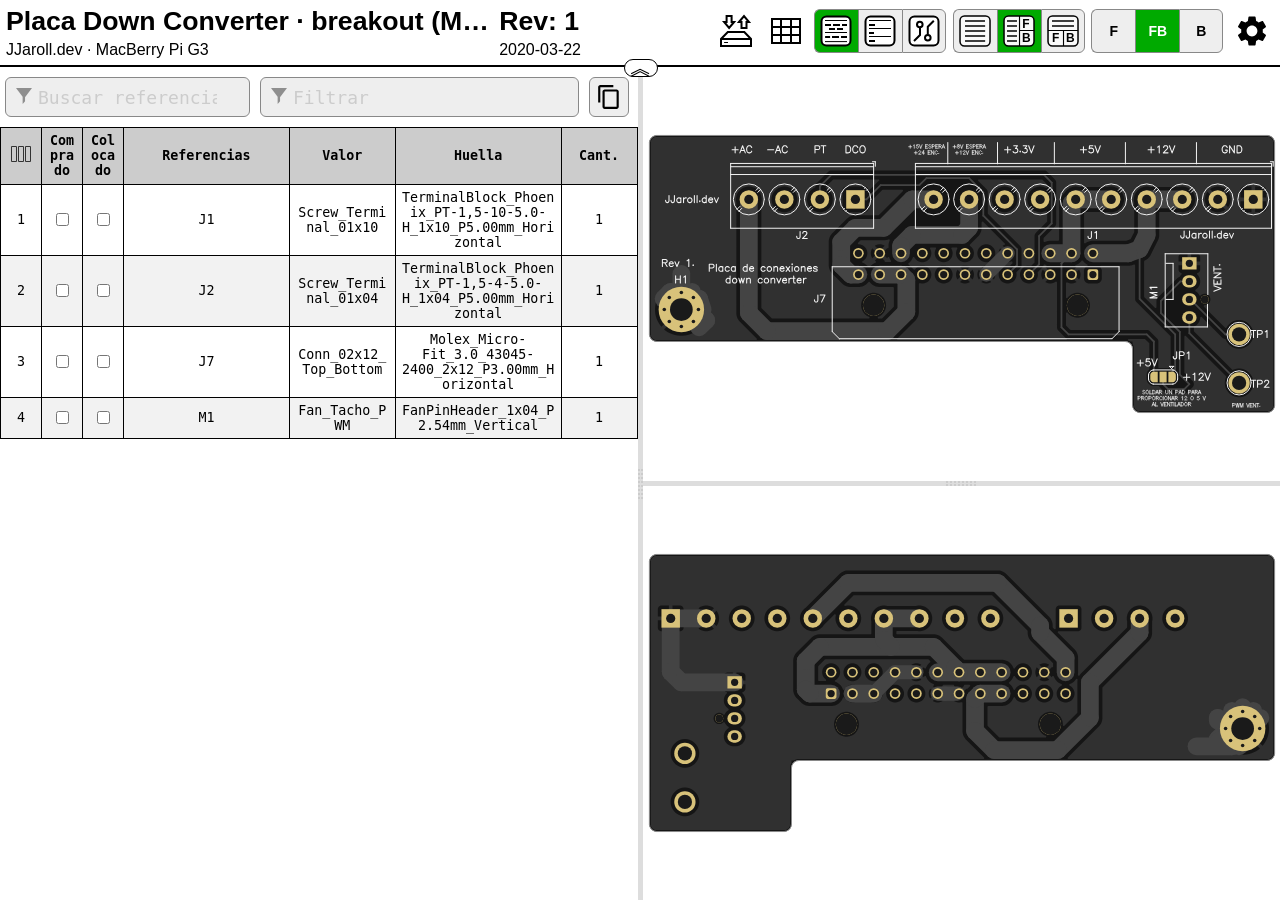
<file: hardware/placas_individuales/DownConverter/ibom_es.html>
<!DOCTYPE html>
<html lang="es">

<head>
  <meta charset="UTF-8">
  <meta name="viewport" content="width=device-width, initial-scale=1.0">
  <title>BOM interactivo · Placa Down Converter · breakout (MacBerry Pi G3)</title>
  <style type="text/css">
:root {
  --pcb-edge-color: black;
  --pad-color: #878787;
  --pad-hole-color: #CCCCCC;
  --pad-color-highlight: #D04040;
  --pad-color-highlight-both: #D0D040;
  --pad-color-highlight-marked: #44a344;
  --pin1-outline-color: #ffb629;
  --pin1-outline-color-highlight: #ffb629;
  --pin1-outline-color-highlight-both: #fcbb39;
  --pin1-outline-color-highlight-marked: #fdbe41;
  --silkscreen-edge-color: #aa4;
  --silkscreen-polygon-color: #4aa;
  --silkscreen-text-color: #4aa;
  --fabrication-edge-color: #907651;
  --fabrication-polygon-color: #907651;
  --fabrication-text-color: #a27c24;
  --track-color: #def5f1;
  --track-color-highlight: #D04040;
  --zone-color: #def5f1;
  --zone-color-highlight: #d0404080;
}

html,
body {
  margin: 0px;
  height: 100%;
  font-family: Verdana, sans-serif;
}

.dark.topmostdiv {
  --pcb-edge-color: #eee;
  --pad-color: #808080;
  --pin1-outline-color: #ffa800;
  --pin1-outline-color-highlight: #ccff00;
  --track-color: #42524f;
  --zone-color: #42524f;
  background-color: #252c30;
  color: #eee;
}

button {
  background-color: #eee;
  border: 1px solid #888;
  color: black;
  height: 44px;
  width: 44px;
  text-align: center;
  text-decoration: none;
  display: inline-block;
  font-size: 14px;
  font-weight: bolder;
}

.dark button {
  /* This will be inverted */
  background-color: #c3b7b5;
}

button.depressed {
  background-color: #0a0;
  color: white;
}

.dark button.depressed {
  /* This will be inverted */
  background-color: #b3b;
}

button:focus {
  outline: 0;
}

button#tb-btn {
  background-image: url("data:image/svg+xml,%3Csvg xmlns='http://www.w3.org/2000/svg' viewBox='0 0 8.47 8.47'%3E%3Crect transform='translate(0 -288.53)' ry='1.17' y='288.8' x='.27' height='7.94' width='7.94' fill='%23f9f9f9'/%3E%3Cg transform='translate(0 -288.53)'%3E%3Crect width='7.94' height='7.94' x='.27' y='288.8' ry='1.17' fill='none' stroke='%23000' stroke-width='.4' stroke-linejoin='round'/%3E%3Cpath d='M1.32 290.12h5.82M1.32 291.45h5.82' fill='none' stroke='%23000' stroke-width='.4'/%3E%3Cpath d='M4.37 292.5v4.23M.26 292.63H8.2' fill='none' stroke='%23000' stroke-width='.3'/%3E%3Ctext font-weight='700' font-size='3.17' font-family='sans-serif'%3E%3Ctspan x='1.35' y='295.73'%3EF%3C/tspan%3E%3Ctspan x='5.03' y='295.68'%3EB%3C/tspan%3E%3C/text%3E%3C/g%3E%3C/svg%3E%0A");
}

button#lr-btn {
  background-image: url("data:image/svg+xml,%3Csvg xmlns='http://www.w3.org/2000/svg' viewBox='0 0 8.47 8.47'%3E%3Crect transform='translate(0 -288.53)' ry='1.17' y='288.8' x='.27' height='7.94' width='7.94' fill='%23f9f9f9'/%3E%3Cg transform='translate(0 -288.53)'%3E%3Crect width='7.94' height='7.94' x='.27' y='288.8' ry='1.17' fill='none' stroke='%23000' stroke-width='.4' stroke-linejoin='round'/%3E%3Cpath d='M1.06 290.12H3.7m-2.64 1.33H3.7m-2.64 1.32H3.7m-2.64 1.3H3.7m-2.64 1.33H3.7' fill='none' stroke='%23000' stroke-width='.4'/%3E%3Cpath d='M4.37 288.8v7.94m0-4.11h3.96' fill='none' stroke='%23000' stroke-width='.3'/%3E%3Ctext font-weight='700' font-size='3.17' font-family='sans-serif'%3E%3Ctspan x='5.11' y='291.96'%3EF%3C/tspan%3E%3Ctspan x='5.03' y='295.68'%3EB%3C/tspan%3E%3C/text%3E%3C/g%3E%3C/svg%3E%0A");
}

button#bom-btn {
  background-image: url("data:image/svg+xml,%3Csvg xmlns='http://www.w3.org/2000/svg' viewBox='0 0 8.47 8.47'%3E%3Crect transform='translate(0 -288.53)' ry='1.17' y='288.8' x='.27' height='7.94' width='7.94' fill='%23f9f9f9'/%3E%3Cg transform='translate(0 -288.53)' fill='none' stroke='%23000' stroke-width='.4'%3E%3Crect width='7.94' height='7.94' x='.27' y='288.8' ry='1.17' stroke-linejoin='round'/%3E%3Cpath d='M1.59 290.12h5.29M1.59 291.45h5.33M1.59 292.75h5.33M1.59 294.09h5.33M1.59 295.41h5.33'/%3E%3C/g%3E%3C/svg%3E");
}

button#bom-grouped-btn {
  background-image: url("data:image/svg+xml,%3Csvg xmlns='http://www.w3.org/2000/svg' width='32' height='32'%3E%3Cg stroke='%23000' stroke-linejoin='round' class='layer'%3E%3Crect width='29' height='29' x='1.5' y='1.5' stroke-width='2' fill='%23fff' rx='5' ry='5'/%3E%3Cpath stroke-linecap='square' stroke-width='2' d='M6 10h4m4 0h5m4 0h3M6.1 22h3m3.9 0h5m4 0h4m-16-8h4m4 0h4'/%3E%3Cpath stroke-linecap='null' d='M5 17.5h22M5 26.6h22M5 5.5h22'/%3E%3C/g%3E%3C/svg%3E");
}

button#bom-ungrouped-btn {
  background-image: url("data:image/svg+xml,%3Csvg xmlns='http://www.w3.org/2000/svg' width='32' height='32'%3E%3Cg stroke='%23000' stroke-linejoin='round' class='layer'%3E%3Crect width='29' height='29' x='1.5' y='1.5' stroke-width='2' fill='%23fff' rx='5' ry='5'/%3E%3Cpath stroke-linecap='square' stroke-width='2' d='M6 10h4m-4 8h3m-3 8h4'/%3E%3Cpath stroke-linecap='null' d='M5 13.5h22m-22 8h22M5 5.5h22'/%3E%3C/g%3E%3C/svg%3E");
}

button#bom-netlist-btn {
  background-image: url("data:image/svg+xml,%3Csvg xmlns='http://www.w3.org/2000/svg' width='32' height='32'%3E%3Cg fill='none' stroke='%23000' class='layer'%3E%3Crect width='29' height='29' x='1.5' y='1.5' stroke-width='2' fill='%23fff' rx='5' ry='5'/%3E%3Cpath stroke-width='2' d='M6 26l6-6v-8m13.8-6.3l-6 6v8'/%3E%3Ccircle cx='11.8' cy='9.5' r='2.8' stroke-width='2'/%3E%3Ccircle cx='19.8' cy='22.8' r='2.8' stroke-width='2'/%3E%3C/g%3E%3C/svg%3E");
}

button#copy {
  background-image: url("data:image/svg+xml,%3Csvg height='48' viewBox='0 0 48 48' width='48' xmlns='http://www.w3.org/2000/svg'%3E%3Cpath d='M0 0h48v48h-48z' fill='none'/%3E%3Cpath d='M32 2h-24c-2.21 0-4 1.79-4 4v28h4v-28h24v-4zm6 8h-22c-2.21 0-4 1.79-4 4v28c0 2.21 1.79 4 4 4h22c2.21 0 4-1.79 4-4v-28c0-2.21-1.79-4-4-4zm0 32h-22v-28h22v28z'/%3E%3C/svg%3E");
  background-position: 6px 6px;
  background-repeat: no-repeat;
  background-size: 26px 26px;
  border-radius: 6px;
  height: 40px;
  width: 40px;
  margin: 10px 5px;
}

button#copy:active {
  box-shadow: inset 0px 0px 5px #6c6c6c;
}

textarea.clipboard-temp {
  position: fixed;
  top: 0;
  left: 0;
  width: 2em;
  height: 2em;
  padding: 0;
  border: None;
  outline: None;
  box-shadow: None;
  background: transparent;
}

.left-most-button {
  border-right: 0;
  border-top-left-radius: 6px;
  border-bottom-left-radius: 6px;
}

.middle-button {
  border-right: 0;
}

.right-most-button {
  border-top-right-radius: 6px;
  border-bottom-right-radius: 6px;
}

.button-container {
  font-size: 0;
  margin: 0.4rem 0.4rem 0.4rem 0;
}

.dark .button-container {
  filter: invert(1);
}

.button-container button {
  background-size: 32px 32px;
  background-position: 5px 5px;
  background-repeat: no-repeat;
}

@media print {
  .hideonprint {
    display: none;
  }
}

canvas {
  cursor: crosshair;
}

canvas:active {
  cursor: grabbing;
}

.fileinfo {
  width: 100%;
  max-width: 1000px;
  border: none;
  padding: 3px;
}

.fileinfo .title {
  font-size: 20pt;
  font-weight: bold;
}

.fileinfo td {
  overflow: hidden;
  white-space: nowrap;
  max-width: 1px;
  width: 50%;
  text-overflow: ellipsis;
}

.bom {
  border-collapse: collapse;
  font-family: Consolas, "DejaVu Sans Mono", Monaco, monospace;
  font-size: 10pt;
  table-layout: fixed;
  width: 100%;
  margin-top: 1px;
  position: relative;
}

.bom th,
.bom td {
  border: 1px solid black;
  padding: 5px;
  word-wrap: break-word;
  text-align: center;
  position: relative;
}

.dark .bom th,
.dark .bom td {
  border: 1px solid #777;
}

.bom th {
  background-color: #CCCCCC;
  background-clip: padding-box;
}

.dark .bom th {
  background-color: #3b4749;
}

.bom tr.highlighted:nth-child(n) {
  background-color: #cfc;
}

.dark .bom tr.highlighted:nth-child(n) {
  background-color: #226022;
}

.bom tr:nth-child(even) {
  background-color: #f2f2f2;
}

.dark .bom tr:nth-child(even) {
  background-color: #313b40;
}

.bom tr.checked {
  color: #1cb53d;
}

.dark .bom tr.checked {
  color: #2cce54;
}

.bom tr {
  transition: background-color 0.2s;
}

.bom .numCol {
  width: 30px;
}

.bom .value {
  width: 15%;
}

.bom .quantity {
  width: 65px;
}

.bom th .sortmark {
  position: absolute;
  right: 1px;
  top: 1px;
  margin-top: -5px;
  border-width: 5px;
  border-style: solid;
  border-color: transparent transparent #221 transparent;
  transform-origin: 50% 85%;
  transition: opacity 0.2s, transform 0.4s;
}

.dark .bom th .sortmark {
  filter: invert(1);
}

.bom th .sortmark.none {
  opacity: 0;
}

.bom th .sortmark.desc {
  transform: rotate(180deg);
}

.bom th:hover .sortmark.none {
  opacity: 0.5;
}

.bom .bom-checkbox {
  width: 30px;
  position: relative;
  user-select: none;
  -moz-user-select: none;
}

.bom .bom-checkbox:before {
  content: "";
  position: absolute;
  border-width: 15px;
  border-style: solid;
  border-color: #51829f transparent transparent transparent;
  visibility: hidden;
  top: -15px;
}

.bom .bom-checkbox:after {
  content: "Double click to set/unset all";
  position: absolute;
  color: white;
  top: -35px;
  left: -26px;
  background: #51829f;
  padding: 5px 15px;
  border-radius: 8px;
  white-space: nowrap;
  visibility: hidden;
}

.bom .bom-checkbox:hover:before,
.bom .bom-checkbox:hover:after {
  visibility: visible;
  transition: visibility 0.2s linear 1s;
}

.split {
  -webkit-box-sizing: border-box;
  -moz-box-sizing: border-box;
  box-sizing: border-box;
  overflow-y: auto;
  overflow-x: hidden;
  background-color: inherit;
}

.split.split-horizontal,
.gutter.gutter-horizontal {
  height: 100%;
  float: left;
}

.gutter {
  background-color: #ddd;
  background-repeat: no-repeat;
  background-position: 50%;
  transition: background-color 0.3s;
}

.dark .gutter {
  background-color: #777;
}

.gutter.gutter-horizontal {
  background-image: url('[data-uri]');
  cursor: ew-resize;
  width: 5px;
}

.gutter.gutter-vertical {
  background-image: url('[data-uri]');
  cursor: ns-resize;
  height: 5px;
}

.searchbox {
  float: left;
  height: 40px;
  margin: 10px 5px;
  padding: 12px 32px;
  font-family: Consolas, "DejaVu Sans Mono", Monaco, monospace;
  font-size: 18px;
  box-sizing: border-box;
  border: 1px solid #888;
  border-radius: 6px;
  outline: none;
  background-color: #eee;
  transition: background-color 0.2s, border 0.2s;
  background-image: url('[data-uri]');
  background-position: 10px 10px;
  background-repeat: no-repeat;
}

.dark .searchbox {
  background-color: #111;
  color: #eee;
}

.searchbox::placeholder {
  color: #ccc;
}

.dark .searchbox::placeholder {
  color: #666;
}

.filter {
  width: calc(60% - 64px);
}

.reflookup {
  width: calc(40% - 10px);
}

input[type=text]:focus {
  background-color: white;
  border: 1px solid #333;
}

.dark input[type=text]:focus {
  background-color: #333;
  border: 1px solid #ccc;
}

mark.highlight {
  background-color: #5050ff;
  color: #fff;
  padding: 2px;
  border-radius: 6px;
}

.dark mark.highlight {
  background-color: #76a6da;
  color: #111;
}

.menubtn {
  background-color: white;
  border: none;
  background-image: url("data:image/svg+xml,%3Csvg xmlns='http://www.w3.org/2000/svg' width='36' height='36' viewBox='0 0 20 20'%3E%3Cpath fill='none' d='M0 0h20v20H0V0z'/%3E%3Cpath d='M15.95 10.78c.03-.25.05-.51.05-.78s-.02-.53-.06-.78l1.69-1.32c.15-.12.19-.34.1-.51l-1.6-2.77c-.1-.18-.31-.24-.49-.18l-1.99.8c-.42-.32-.86-.58-1.35-.78L12 2.34c-.03-.2-.2-.34-.4-.34H8.4c-.2 0-.36.14-.39.34l-.3 2.12c-.49.2-.94.47-1.35.78l-1.99-.8c-.18-.07-.39 0-.49.18l-1.6 2.77c-.1.18-.06.39.1.51l1.69 1.32c-.04.25-.07.52-.07.78s.02.53.06.78L2.37 12.1c-.15.12-.19.34-.1.51l1.6 2.77c.1.18.31.24.49.18l1.99-.8c.42.32.86.58 1.35.78l.3 2.12c.04.2.2.34.4.34h3.2c.2 0 .37-.14.39-.34l.3-2.12c.49-.2.94-.47 1.35-.78l1.99.8c.18.07.39 0 .49-.18l1.6-2.77c.1-.18.06-.39-.1-.51l-1.67-1.32zM10 13c-1.65 0-3-1.35-3-3s1.35-3 3-3 3 1.35 3 3-1.35 3-3 3z'/%3E%3C/svg%3E%0A");
  background-position: center;
  background-repeat: no-repeat;
}

.statsbtn {
  background-color: white;
  border: none;
  background-image: url("data:image/svg+xml,%3Csvg width='36' height='36' xmlns='http://www.w3.org/2000/svg'%3E%3Cpath d='M4 6h28v24H4V6zm0 8h28v8H4m9-16v24h10V5.8' fill='none' stroke='%23000' stroke-width='2'/%3E%3C/svg%3E");
  background-position: center;
  background-repeat: no-repeat;
}

.iobtn {
  background-color: white;
  border: none;
  background-image: url("data:image/svg+xml,%3Csvg xmlns='http://www.w3.org/2000/svg' width='36' height='36'%3E%3Cpath fill='none' stroke='%23000' stroke-width='2' d='M3 33v-7l6.8-7h16.5l6.7 7v7H3zM3.2 26H33M21 9l5-5.9 5 6h-2.5V15h-5V9H21zm-4.9 0l-5 6-5-6h2.5V3h5v6h2.5z'/%3E%3Cpath fill='none' stroke='%23000' d='M6.1 29.5H10'/%3E%3C/svg%3E");
  background-position: center;
  background-repeat: no-repeat;
}

.visbtn {
  background-image: url("data:image/svg+xml,%3Csvg xmlns='http://www.w3.org/2000/svg' width='24' height='24'%3E%3Cpath fill='none' stroke='%23333' d='M2.5 4.5h5v15h-5zM9.5 4.5h5v15h-5zM16.5 4.5h5v15h-5z'/%3E%3C/svg%3E");
  background-position: center;
  background-repeat: no-repeat;
  padding: 15px;
}

#vismenu-content {
  left: 0px;
  font-family: Verdana, sans-serif;
}

.dark .statsbtn,
.dark .savebtn,
.dark .menubtn,
.dark .iobtn,
.dark .visbtn {
  filter: invert(1);
}

.flexbox {
  display: flex;
  align-items: center;
  justify-content: space-between;
  width: 100%;
}

.savebtn {
  background-color: #d6d6d6;
  width: auto;
  height: 30px;
  flex-grow: 1;
  margin: 5px;
  border-radius: 4px;
}

.savebtn:active {
  background-color: #0a0;
  color: white;
}

.dark .savebtn:active {
  /* This will be inverted */
  background-color: #b3b;
}

.stats {
  border-collapse: collapse;
  font-size: 12pt;
  table-layout: fixed;
  width: 100%;
  min-width: 450px;
}

.dark .stats td {
  border: 1px solid #bbb;
}

.stats td {
  border: 1px solid black;
  padding: 5px;
  word-wrap: break-word;
  text-align: center;
  position: relative;
}

#checkbox-stats div {
  position: absolute;
  left: 0;
  top: 0;
  height: 100%;
  width: 100%;
  display: flex;
  align-items: center;
  justify-content: center;
}

#checkbox-stats .bar {
  background-color: rgba(28, 251, 0, 0.6);
}

.menu {
  position: relative;
  display: inline-block;
  margin: 0.4rem 0.4rem 0.4rem 0;
}

.menu-content {
  font-size: 12pt !important;
  text-align: left !important;
  font-weight: normal !important;
  display: none;
  position: absolute;
  background-color: white;
  right: 0;
  min-width: 300px;
  box-shadow: 0px 8px 16px 0px rgba(0, 0, 0, 0.2);
  z-index: 100;
  padding: 8px;
}

.dark .menu-content {
  background-color: #111;
}

.menu:hover .menu-content {
  display: block;
}

.menu:hover .menubtn,
.menu:hover .iobtn,
.menu:hover .statsbtn {
  background-color: #eee;
}

.menu-label {
  display: inline-block;
  padding: 8px;
  border: 1px solid #ccc;
  border-top: 0;
  width: calc(100% - 18px);
}

.menu-label-top {
  border-top: 1px solid #ccc;
}

.menu-textbox {
  float: left;
  height: 24px;
  margin: 10px 5px;
  padding: 5px 5px;
  font-family: Consolas, "DejaVu Sans Mono", Monaco, monospace;
  font-size: 14px;
  box-sizing: border-box;
  border: 1px solid #888;
  border-radius: 4px;
  outline: none;
  background-color: #eee;
  transition: background-color 0.2s, border 0.2s;
  width: calc(100% - 10px);
}

.menu-textbox.invalid,
.dark .menu-textbox.invalid {
  color: red;
}

.dark .menu-textbox {
  background-color: #222;
  color: #eee;
}

.radio-container {
  margin: 4px;
}

.topmostdiv {
  display: flex;
  flex-direction: column;
  width: 100%;
  background-color: white;
  transition: background-color 0.3s;
  min-height: 100%;
}

#top {
  display: flex;
  flex-wrap: wrap;
  justify-content: flex-end;
  align-items: center;
}

#topdivider {
  border-bottom: 2px solid black;
  display: flex;
  justify-content: center;
  align-items: center;
}

.dark #topdivider {
  border-bottom: 2px solid #ccc;
}

#topdivider>div {
  position: relative;
}

#toptoggle {
  cursor: pointer;
  user-select: none;
  position: absolute;
  padding: 0.1rem 0.3rem;
  top: -0.4rem;
  left: -1rem;
  font-size: 1.4rem;
  line-height: 60%;
  border: 1px solid black;
  border-radius: 1rem;
  background-color: #fff;
  z-index: 100;
}

.flipped {
  transform: rotate(0.5turn);
}

.dark #toptoggle {
  border: 1px solid #fff;
  background-color: #222;
}

#fileinfodiv {
  flex: 20rem 1 0;
  overflow: auto;
}

#bomcontrols {
  display: flex;
  flex-direction: row-reverse;
}

#bomcontrols>* {
  flex-shrink: 0;
}

#dbg {
  display: block;
}

::-webkit-scrollbar {
  width: 8px;
}

::-webkit-scrollbar-track {
  background: #aaa;
}

::-webkit-scrollbar-thumb {
  background: #666;
  border-radius: 3px;
}

::-webkit-scrollbar-thumb:hover {
  background: #555;
}

.slider {
  -webkit-appearance: none;
  width: 100%;
  margin: 3px 0;
  padding: 0;
  outline: none;
  opacity: 0.7;
  -webkit-transition: .2s;
  transition: opacity .2s;
  border-radius: 3px;
}

.slider:hover {
  opacity: 1;
}

.slider:focus {
  outline: none;
}

.slider::-webkit-slider-runnable-track {
  -webkit-appearance: none;
  width: 100%;
  height: 8px;
  background: #d3d3d3;
  border-radius: 3px;
  border: none;
}

.slider::-webkit-slider-thumb {
  -webkit-appearance: none;
  width: 15px;
  height: 15px;
  border-radius: 50%;
  background: #0a0;
  cursor: pointer;
  margin-top: -4px;
}

.dark .slider::-webkit-slider-thumb {
  background: #3d3;
}

.slider::-moz-range-thumb {
  width: 15px;
  height: 15px;
  border-radius: 50%;
  background: #0a0;
  cursor: pointer;
}

.slider::-moz-range-track {
  height: 8px;
  background: #d3d3d3;
  border-radius: 3px;
}

.dark .slider::-moz-range-thumb {
  background: #3d3;
}

.slider::-ms-track {
  width: 100%;
  height: 8px;
  border-width: 3px 0;
  background: transparent;
  border-color: transparent;
  color: transparent;
  transition: opacity .2s;
}

.slider::-ms-fill-lower {
  background: #d3d3d3;
  border: none;
  border-radius: 3px;
}

.slider::-ms-fill-upper {
  background: #d3d3d3;
  border: none;
  border-radius: 3px;
}

.slider::-ms-thumb {
  width: 15px;
  height: 15px;
  border-radius: 50%;
  background: #0a0;
  cursor: pointer;
  margin: 0;
}

.shameless-plug {
  font-size: 0.8em;
  text-align: center;
  display: block;
}

a {
  color: #0278a4;
}

.dark a {
  color: #00b9fd;
}

#frontcanvas,
#backcanvas {
  touch-action: none;
}

.placeholder {
  border: 1px dashed #9f9fda !important;
  background-color: #edf2f7 !important;
}

.dragging {
  z-index: 999;
}

.dark .dragging>table>tbody>tr {
  background-color: #252c30;
}

.dark .placeholder {
  filter: invert(1);
}

.column-spacer {
  top: 0;
  left: 0;
  width: calc(100% - 4px);
  position: absolute;
  cursor: pointer;
  user-select: none;
  height: 100%;
}

.column-width-handle {
  top: 0;
  right: 0;
  width: 4px;
  position: absolute;
  cursor: col-resize;
  user-select: none;
  height: 100%;
}

.column-width-handle:hover {
  background-color: #4f99bd;
}

.help-link {
  border: 1px solid #0278a4;
  padding-inline: 0.3rem;
  border-radius: 3px;
  cursor: pointer;
}

.dark .help-link {
  border: 1px solid #00b9fd;
}

.bom-color {
  width: 20%;
}

.color-column input {
  width: 1.6rem;
  height: 1rem;
  border: 1px solid black;
  cursor: pointer;
  padding: 0;
}

/* removes default styling from input color element */
::-webkit-color-swatch {
  border: none;
}

::-webkit-color-swatch-wrapper {
  padding: 0;
}

::-moz-color-swatch,
::-moz-focus-inner {
  border: none;
}

::-moz-focus-inner {
  padding: 0;
}

  </style>
  <script type="text/javascript" >
///////////////////////////////////////////////
/*
  Split.js - v1.3.5
  MIT License
  https://github.com/nathancahill/Split.js
*/
!function(e,t){"object"==typeof exports&&"undefined"!=typeof module?module.exports=t():"function"==typeof define&&define.amd?define(t):e.Split=t()}(this,function(){"use strict";var e=window,t=e.document,n="addEventListener",i="removeEventListener",r="getBoundingClientRect",s=function(){return!1},o=e.attachEvent&&!e[n],a=["","-webkit-","-moz-","-o-"].filter(function(e){var n=t.createElement("div");return n.style.cssText="width:"+e+"calc(9px)",!!n.style.length}).shift()+"calc",l=function(e){return"string"==typeof e||e instanceof String?t.querySelector(e):e};return function(u,c){function z(e,t,n){var i=A(y,t,n);Object.keys(i).forEach(function(t){return e.style[t]=i[t]})}function h(e,t){var n=B(y,t);Object.keys(n).forEach(function(t){return e.style[t]=n[t]})}function f(e){var t=E[this.a],n=E[this.b],i=t.size+n.size;t.size=e/this.size*i,n.size=i-e/this.size*i,z(t.element,t.size,this.aGutterSize),z(n.element,n.size,this.bGutterSize)}function m(e){var t;this.dragging&&((t="touches"in e?e.touches[0][b]-this.start:e[b]-this.start)<=E[this.a].minSize+M+this.aGutterSize?t=E[this.a].minSize+this.aGutterSize:t>=this.size-(E[this.b].minSize+M+this.bGutterSize)&&(t=this.size-(E[this.b].minSize+this.bGutterSize)),f.call(this,t),c.onDrag&&c.onDrag())}function g(){var e=E[this.a].element,t=E[this.b].element;this.size=e[r]()[y]+t[r]()[y]+this.aGutterSize+this.bGutterSize,this.start=e[r]()[G]}function d(){var t=this,n=E[t.a].element,r=E[t.b].element;t.dragging&&c.onDragEnd&&c.onDragEnd(),t.dragging=!1,e[i]("mouseup",t.stop),e[i]("touchend",t.stop),e[i]("touchcancel",t.stop),t.parent[i]("mousemove",t.move),t.parent[i]("touchmove",t.move),delete t.stop,delete t.move,n[i]("selectstart",s),n[i]("dragstart",s),r[i]("selectstart",s),r[i]("dragstart",s),n.style.userSelect="",n.style.webkitUserSelect="",n.style.MozUserSelect="",n.style.pointerEvents="",r.style.userSelect="",r.style.webkitUserSelect="",r.style.MozUserSelect="",r.style.pointerEvents="",t.gutter.style.cursor="",t.parent.style.cursor=""}function S(t){var i=this,r=E[i.a].element,o=E[i.b].element;!i.dragging&&c.onDragStart&&c.onDragStart(),t.preventDefault(),i.dragging=!0,i.move=m.bind(i),i.stop=d.bind(i),e[n]("mouseup",i.stop),e[n]("touchend",i.stop),e[n]("touchcancel",i.stop),i.parent[n]("mousemove",i.move),i.parent[n]("touchmove",i.move),r[n]("selectstart",s),r[n]("dragstart",s),o[n]("selectstart",s),o[n]("dragstart",s),r.style.userSelect="none",r.style.webkitUserSelect="none",r.style.MozUserSelect="none",r.style.pointerEvents="none",o.style.userSelect="none",o.style.webkitUserSelect="none",o.style.MozUserSelect="none",o.style.pointerEvents="none",i.gutter.style.cursor=j,i.parent.style.cursor=j,g.call(i)}function v(e){e.forEach(function(t,n){if(n>0){var i=F[n-1],r=E[i.a],s=E[i.b];r.size=e[n-1],s.size=t,z(r.element,r.size,i.aGutterSize),z(s.element,s.size,i.bGutterSize)}})}function p(){F.forEach(function(e){e.parent.removeChild(e.gutter),E[e.a].element.style[y]="",E[e.b].element.style[y]=""})}void 0===c&&(c={});var y,b,G,E,w=l(u[0]).parentNode,D=e.getComputedStyle(w).flexDirection,U=c.sizes||u.map(function(){return 100/u.length}),k=void 0!==c.minSize?c.minSize:100,x=Array.isArray(k)?k:u.map(function(){return k}),L=void 0!==c.gutterSize?c.gutterSize:10,M=void 0!==c.snapOffset?c.snapOffset:30,O=c.direction||"horizontal",j=c.cursor||("horizontal"===O?"ew-resize":"ns-resize"),C=c.gutter||function(e,n){var i=t.createElement("div");return i.className="gutter gutter-"+n,i},A=c.elementStyle||function(e,t,n){var i={};return"string"==typeof t||t instanceof String?i[e]=t:i[e]=o?t+"%":a+"("+t+"% - "+n+"px)",i},B=c.gutterStyle||function(e,t){return n={},n[e]=t+"px",n;var n};"horizontal"===O?(y="width","clientWidth",b="clientX",G="left","paddingLeft"):"vertical"===O&&(y="height","clientHeight",b="clientY",G="top","paddingTop");var F=[];return E=u.map(function(e,t){var i,s={element:l(e),size:U[t],minSize:x[t]};if(t>0&&(i={a:t-1,b:t,dragging:!1,isFirst:1===t,isLast:t===u.length-1,direction:O,parent:w},i.aGutterSize=L,i.bGutterSize=L,i.isFirst&&(i.aGutterSize=L/2),i.isLast&&(i.bGutterSize=L/2),"row-reverse"===D||"column-reverse"===D)){var a=i.a;i.a=i.b,i.b=a}if(!o&&t>0){var c=C(t,O);h(c,L),c[n]("mousedown",S.bind(i)),c[n]("touchstart",S.bind(i)),w.insertBefore(c,s.element),i.gutter=c}0===t||t===u.length-1?z(s.element,s.size,L/2):z(s.element,s.size,L);var f=s.element[r]()[y];return f<s.minSize&&(s.minSize=f),t>0&&F.push(i),s}),o?{setSizes:v,destroy:p}:{setSizes:v,getSizes:function(){return E.map(function(e){return e.size})},collapse:function(e){if(e===F.length){var t=F[e-1];g.call(t),o||f.call(t,t.size-t.bGutterSize)}else{var n=F[e];g.call(n),o||f.call(n,n.aGutterSize)}},destroy:p}}});

///////////////////////////////////////////////

///////////////////////////////////////////////
// Copyright (c) 2013 Pieroxy <pieroxy@pieroxy.net>
// This work is free. You can redistribute it and/or modify it
// under the terms of the WTFPL, Version 2
// For more information see LICENSE.txt or http://www.wtfpl.net/
//
// For more information, the home page:
// http://pieroxy.net/blog/pages/lz-string/testing.html
//
// LZ-based compression algorithm, version 1.4.4
var LZString=function(){var o=String.fromCharCode,i={};var n={decompressFromBase64:function(o){return null==o?"":""==o?null:n._decompress(o.length,32,function(n){return function(o,n){if(!i[o]){i[o]={};for(var t=0;t<o.length;t++)i[o][o.charAt(t)]=t}return i[o][n]}("ABCDEFGHIJKLMNOPQRSTUVWXYZabcdefghijklmnopqrstuvwxyz0123456789+/=",o.charAt(n))})},_decompress:function(i,n,t){var r,e,a,s,p,u,l,f=[],c=4,d=4,h=3,v="",g=[],m={val:t(0),position:n,index:1};for(r=0;r<3;r+=1)f[r]=r;for(a=0,p=Math.pow(2,2),u=1;u!=p;)s=m.val&m.position,m.position>>=1,0==m.position&&(m.position=n,m.val=t(m.index++)),a|=(s>0?1:0)*u,u<<=1;switch(a){case 0:for(a=0,p=Math.pow(2,8),u=1;u!=p;)s=m.val&m.position,m.position>>=1,0==m.position&&(m.position=n,m.val=t(m.index++)),a|=(s>0?1:0)*u,u<<=1;l=o(a);break;case 1:for(a=0,p=Math.pow(2,16),u=1;u!=p;)s=m.val&m.position,m.position>>=1,0==m.position&&(m.position=n,m.val=t(m.index++)),a|=(s>0?1:0)*u,u<<=1;l=o(a);break;case 2:return""}for(f[3]=l,e=l,g.push(l);;){if(m.index>i)return"";for(a=0,p=Math.pow(2,h),u=1;u!=p;)s=m.val&m.position,m.position>>=1,0==m.position&&(m.position=n,m.val=t(m.index++)),a|=(s>0?1:0)*u,u<<=1;switch(l=a){case 0:for(a=0,p=Math.pow(2,8),u=1;u!=p;)s=m.val&m.position,m.position>>=1,0==m.position&&(m.position=n,m.val=t(m.index++)),a|=(s>0?1:0)*u,u<<=1;f[d++]=o(a),l=d-1,c--;break;case 1:for(a=0,p=Math.pow(2,16),u=1;u!=p;)s=m.val&m.position,m.position>>=1,0==m.position&&(m.position=n,m.val=t(m.index++)),a|=(s>0?1:0)*u,u<<=1;f[d++]=o(a),l=d-1,c--;break;case 2:return g.join("")}if(0==c&&(c=Math.pow(2,h),h++),f[l])v=f[l];else{if(l!==d)return null;v=e+e.charAt(0)}g.push(v),f[d++]=e+v.charAt(0),e=v,0==--c&&(c=Math.pow(2,h),h++)}}};return n}();"function"==typeof define&&define.amd?define(function(){return LZString}):"undefined"!=typeof module&&null!=module?module.exports=LZString:"undefined"!=typeof angular&&null!=angular&&angular.module("LZString",[]).factory("LZString",function(){return LZString});
///////////////////////////////////////////////

///////////////////////////////////////////////
/*!
 * PEP v0.4.3 | https://github.com/jquery/PEP
 * Copyright jQuery Foundation and other contributors | http://jquery.org/license
 */
!function(a,b){"object"==typeof exports&&"undefined"!=typeof module?module.exports=b():"function"==typeof define&&define.amd?define(b):a.PointerEventsPolyfill=b()}(this,function(){"use strict";function a(a,b){b=b||Object.create(null);var c=document.createEvent("Event");c.initEvent(a,b.bubbles||!1,b.cancelable||!1);
for(var d,e=2;e<m.length;e++)d=m[e],c[d]=b[d]||n[e];c.buttons=b.buttons||0;
var f=0;return f=b.pressure&&c.buttons?b.pressure:c.buttons?.5:0,c.x=c.clientX,c.y=c.clientY,c.pointerId=b.pointerId||0,c.width=b.width||0,c.height=b.height||0,c.pressure=f,c.tiltX=b.tiltX||0,c.tiltY=b.tiltY||0,c.twist=b.twist||0,c.tangentialPressure=b.tangentialPressure||0,c.pointerType=b.pointerType||"",c.hwTimestamp=b.hwTimestamp||0,c.isPrimary=b.isPrimary||!1,c}function b(){this.array=[],this.size=0}function c(a,b,c,d){this.addCallback=a.bind(d),this.removeCallback=b.bind(d),this.changedCallback=c.bind(d),A&&(this.observer=new A(this.mutationWatcher.bind(this)))}function d(a){return"body /shadow-deep/ "+e(a)}function e(a){return'[touch-action="'+a+'"]'}function f(a){return"{ -ms-touch-action: "+a+"; touch-action: "+a+"; }"}function g(){if(F){D.forEach(function(a){String(a)===a?(E+=e(a)+f(a)+"\n",G&&(E+=d(a)+f(a)+"\n")):(E+=a.selectors.map(e)+f(a.rule)+"\n",G&&(E+=a.selectors.map(d)+f(a.rule)+"\n"))});var a=document.createElement("style");a.textContent=E,document.head.appendChild(a)}}function h(){if(!window.PointerEvent){if(window.PointerEvent=a,window.navigator.msPointerEnabled){var b=window.navigator.msMaxTouchPoints;Object.defineProperty(window.navigator,"maxTouchPoints",{value:b,enumerable:!0}),u.registerSource("ms",_)}else Object.defineProperty(window.navigator,"maxTouchPoints",{value:0,enumerable:!0}),u.registerSource("mouse",N),void 0!==window.ontouchstart&&u.registerSource("touch",V);u.register(document)}}function i(a){if(!u.pointermap.has(a)){var b=new Error("InvalidPointerId");throw b.name="InvalidPointerId",b}}function j(a){for(var b=a.parentNode;b&&b!==a.ownerDocument;)b=b.parentNode;if(!b){var c=new Error("InvalidStateError");throw c.name="InvalidStateError",c}}function k(a){var b=u.pointermap.get(a);return 0!==b.buttons}function l(){window.Element&&!Element.prototype.setPointerCapture&&Object.defineProperties(Element.prototype,{setPointerCapture:{value:W},releasePointerCapture:{value:X},hasPointerCapture:{value:Y}})}
var m=["bubbles","cancelable","view","detail","screenX","screenY","clientX","clientY","ctrlKey","altKey","shiftKey","metaKey","button","relatedTarget","pageX","pageY"],n=[!1,!1,null,null,0,0,0,0,!1,!1,!1,!1,0,null,0,0],o=window.Map&&window.Map.prototype.forEach,p=o?Map:b;b.prototype={set:function(a,b){return void 0===b?this["delete"](a):(this.has(a)||this.size++,void(this.array[a]=b))},has:function(a){return void 0!==this.array[a]},"delete":function(a){this.has(a)&&(delete this.array[a],this.size--)},get:function(a){return this.array[a]},clear:function(){this.array.length=0,this.size=0},forEach:function(a,b){return this.array.forEach(function(c,d){a.call(b,c,d,this)},this)}};var q=["bubbles","cancelable","view","detail","screenX","screenY","clientX","clientY","ctrlKey","altKey","shiftKey","metaKey","button","relatedTarget","buttons","pointerId","width","height","pressure","tiltX","tiltY","pointerType","hwTimestamp","isPrimary","type","target","currentTarget","which","pageX","pageY","timeStamp"],r=[!1,!1,null,null,0,0,0,0,!1,!1,!1,!1,0,null,0,0,0,0,0,0,0,"",0,!1,"",null,null,0,0,0,0],s={pointerover:1,pointerout:1,pointerenter:1,pointerleave:1},t="undefined"!=typeof SVGElementInstance,u={pointermap:new p,eventMap:Object.create(null),captureInfo:Object.create(null),eventSources:Object.create(null),eventSourceList:[],registerSource:function(a,b){var c=b,d=c.events;d&&(d.forEach(function(a){c[a]&&(this.eventMap[a]=c[a].bind(c))},this),this.eventSources[a]=c,this.eventSourceList.push(c))},register:function(a){for(var b,c=this.eventSourceList.length,d=0;d<c&&(b=this.eventSourceList[d]);d++)
b.register.call(b,a)},unregister:function(a){for(var b,c=this.eventSourceList.length,d=0;d<c&&(b=this.eventSourceList[d]);d++)
b.unregister.call(b,a)},contains:function(a,b){try{return a.contains(b)}catch(c){return!1}},down:function(a){a.bubbles=!0,this.fireEvent("pointerdown",a)},move:function(a){a.bubbles=!0,this.fireEvent("pointermove",a)},up:function(a){a.bubbles=!0,this.fireEvent("pointerup",a)},enter:function(a){a.bubbles=!1,this.fireEvent("pointerenter",a)},leave:function(a){a.bubbles=!1,this.fireEvent("pointerleave",a)},over:function(a){a.bubbles=!0,this.fireEvent("pointerover",a)},out:function(a){a.bubbles=!0,this.fireEvent("pointerout",a)},cancel:function(a){a.bubbles=!0,this.fireEvent("pointercancel",a)},leaveOut:function(a){this.out(a),this.propagate(a,this.leave,!1)},enterOver:function(a){this.over(a),this.propagate(a,this.enter,!0)},eventHandler:function(a){if(!a._handledByPE){var b=a.type,c=this.eventMap&&this.eventMap[b];c&&c(a),a._handledByPE=!0}},listen:function(a,b){b.forEach(function(b){this.addEvent(a,b)},this)},unlisten:function(a,b){b.forEach(function(b){this.removeEvent(a,b)},this)},addEvent:function(a,b){a.addEventListener(b,this.boundHandler)},removeEvent:function(a,b){a.removeEventListener(b,this.boundHandler)},makeEvent:function(b,c){this.captureInfo[c.pointerId]&&(c.relatedTarget=null);var d=new a(b,c);return c.preventDefault&&(d.preventDefault=c.preventDefault),d._target=d._target||c.target,d},fireEvent:function(a,b){var c=this.makeEvent(a,b);return this.dispatchEvent(c)},cloneEvent:function(a){for(var b,c=Object.create(null),d=0;d<q.length;d++)b=q[d],c[b]=a[b]||r[d],!t||"target"!==b&&"relatedTarget"!==b||c[b]instanceof SVGElementInstance&&(c[b]=c[b].correspondingUseElement);return a.preventDefault&&(c.preventDefault=function(){a.preventDefault()}),c},getTarget:function(a){var b=this.captureInfo[a.pointerId];return b?a._target!==b&&a.type in s?void 0:b:a._target},propagate:function(a,b,c){for(var d=a.target,e=[];d!==document&&!d.contains(a.relatedTarget);) if(e.push(d),d=d.parentNode,!d)return;c&&e.reverse(),e.forEach(function(c){a.target=c,b.call(this,a)},this)},setCapture:function(b,c,d){this.captureInfo[b]&&this.releaseCapture(b,d),this.captureInfo[b]=c,this.implicitRelease=this.releaseCapture.bind(this,b,d),document.addEventListener("pointerup",this.implicitRelease),document.addEventListener("pointercancel",this.implicitRelease);var e=new a("gotpointercapture");e.pointerId=b,e._target=c,d||this.asyncDispatchEvent(e)},releaseCapture:function(b,c){var d=this.captureInfo[b];if(d){this.captureInfo[b]=void 0,document.removeEventListener("pointerup",this.implicitRelease),document.removeEventListener("pointercancel",this.implicitRelease);var e=new a("lostpointercapture");e.pointerId=b,e._target=d,c||this.asyncDispatchEvent(e)}},dispatchEvent:/*scope.external.dispatchEvent || */function(a){var b=this.getTarget(a);if(b)return b.dispatchEvent(a)},asyncDispatchEvent:function(a){requestAnimationFrame(this.dispatchEvent.bind(this,a))}};u.boundHandler=u.eventHandler.bind(u);var v={shadow:function(a){if(a)return a.shadowRoot||a.webkitShadowRoot},canTarget:function(a){return a&&Boolean(a.elementFromPoint)},targetingShadow:function(a){var b=this.shadow(a);if(this.canTarget(b))return b},olderShadow:function(a){var b=a.olderShadowRoot;if(!b){var c=a.querySelector("shadow");c&&(b=c.olderShadowRoot)}return b},allShadows:function(a){for(var b=[],c=this.shadow(a);c;)b.push(c),c=this.olderShadow(c);return b},searchRoot:function(a,b,c){if(a){var d,e,f=a.elementFromPoint(b,c);for(e=this.targetingShadow(f);e;){if(d=e.elementFromPoint(b,c)){var g=this.targetingShadow(d);return this.searchRoot(g,b,c)||d} e=this.olderShadow(e)} return f}},owner:function(a){
for(var b=a;b.parentNode;)b=b.parentNode;
return b.nodeType!==Node.DOCUMENT_NODE&&b.nodeType!==Node.DOCUMENT_FRAGMENT_NODE&&(b=document),b},findTarget:function(a){var b=a.clientX,c=a.clientY,d=this.owner(a.target);
return d.elementFromPoint(b,c)||(d=document),this.searchRoot(d,b,c)}},w=Array.prototype.forEach.call.bind(Array.prototype.forEach),x=Array.prototype.map.call.bind(Array.prototype.map),y=Array.prototype.slice.call.bind(Array.prototype.slice),z=Array.prototype.filter.call.bind(Array.prototype.filter),A=window.MutationObserver||window.WebKitMutationObserver,B="[touch-action]",C={subtree:!0,childList:!0,attributes:!0,attributeOldValue:!0,attributeFilter:["touch-action"]};c.prototype={watchSubtree:function(a){
//
this.observer&&v.canTarget(a)&&this.observer.observe(a,C)},enableOnSubtree:function(a){this.watchSubtree(a),a===document&&"complete"!==document.readyState?this.installOnLoad():this.installNewSubtree(a)},installNewSubtree:function(a){w(this.findElements(a),this.addElement,this)},findElements:function(a){return a.querySelectorAll?a.querySelectorAll(B):[]},removeElement:function(a){this.removeCallback(a)},addElement:function(a){this.addCallback(a)},elementChanged:function(a,b){this.changedCallback(a,b)},concatLists:function(a,b){return a.concat(y(b))},
installOnLoad:function(){document.addEventListener("readystatechange",function(){"complete"===document.readyState&&this.installNewSubtree(document)}.bind(this))},isElement:function(a){return a.nodeType===Node.ELEMENT_NODE},flattenMutationTree:function(a){
var b=x(a,this.findElements,this);
return b.push(z(a,this.isElement)),b.reduce(this.concatLists,[])},mutationWatcher:function(a){a.forEach(this.mutationHandler,this)},mutationHandler:function(a){if("childList"===a.type){var b=this.flattenMutationTree(a.addedNodes);b.forEach(this.addElement,this);var c=this.flattenMutationTree(a.removedNodes);c.forEach(this.removeElement,this)}else"attributes"===a.type&&this.elementChanged(a.target,a.oldValue)}};var D=["none","auto","pan-x","pan-y",{rule:"pan-x pan-y",selectors:["pan-x pan-y","pan-y pan-x"]}],E="",F=window.PointerEvent||window.MSPointerEvent,G=!window.ShadowDOMPolyfill&&document.head.createShadowRoot,H=u.pointermap,I=25,J=[1,4,2,8,16],K=!1;try{K=1===new MouseEvent("test",{buttons:1}).buttons}catch(L){}
var M,N={POINTER_ID:1,POINTER_TYPE:"mouse",events:["mousedown","mousemove","mouseup","mouseover","mouseout"],register:function(a){u.listen(a,this.events)},unregister:function(a){u.unlisten(a,this.events)},lastTouches:[],
isEventSimulatedFromTouch:function(a){for(var b,c=this.lastTouches,d=a.clientX,e=a.clientY,f=0,g=c.length;f<g&&(b=c[f]);f++){
var h=Math.abs(d-b.x),i=Math.abs(e-b.y);if(h<=I&&i<=I)return!0}},prepareEvent:function(a){var b=u.cloneEvent(a),c=b.preventDefault;return b.preventDefault=function(){a.preventDefault(),c()},b.pointerId=this.POINTER_ID,b.isPrimary=!0,b.pointerType=this.POINTER_TYPE,b},prepareButtonsForMove:function(a,b){var c=H.get(this.POINTER_ID);
0!==b.which&&c?a.buttons=c.buttons:a.buttons=0,b.buttons=a.buttons},mousedown:function(a){if(!this.isEventSimulatedFromTouch(a)){var b=H.get(this.POINTER_ID),c=this.prepareEvent(a);K||(c.buttons=J[c.button],b&&(c.buttons|=b.buttons),a.buttons=c.buttons),H.set(this.POINTER_ID,a),b&&0!==b.buttons?u.move(c):u.down(c)}},mousemove:function(a){if(!this.isEventSimulatedFromTouch(a)){var b=this.prepareEvent(a);K||this.prepareButtonsForMove(b,a),b.button=-1,H.set(this.POINTER_ID,a),u.move(b)}},mouseup:function(a){if(!this.isEventSimulatedFromTouch(a)){var b=H.get(this.POINTER_ID),c=this.prepareEvent(a);if(!K){var d=J[c.button];
c.buttons=b?b.buttons&~d:0,a.buttons=c.buttons}H.set(this.POINTER_ID,a),
c.buttons&=~J[c.button],0===c.buttons?u.up(c):u.move(c)}},mouseover:function(a){if(!this.isEventSimulatedFromTouch(a)){var b=this.prepareEvent(a);K||this.prepareButtonsForMove(b,a),b.button=-1,H.set(this.POINTER_ID,a),u.enterOver(b)}},mouseout:function(a){if(!this.isEventSimulatedFromTouch(a)){var b=this.prepareEvent(a);K||this.prepareButtonsForMove(b,a),b.button=-1,u.leaveOut(b)}},cancel:function(a){var b=this.prepareEvent(a);u.cancel(b),this.deactivateMouse()},deactivateMouse:function(){H["delete"](this.POINTER_ID)}},O=u.captureInfo,P=v.findTarget.bind(v),Q=v.allShadows.bind(v),R=u.pointermap,S=2500,T=200,U="touch-action",V={events:["touchstart","touchmove","touchend","touchcancel"],register:function(a){M.enableOnSubtree(a)},unregister:function(){},elementAdded:function(a){var b=a.getAttribute(U),c=this.touchActionToScrollType(b);c&&(a._scrollType=c,u.listen(a,this.events),
Q(a).forEach(function(a){a._scrollType=c,u.listen(a,this.events)},this))},elementRemoved:function(a){a._scrollType=void 0,u.unlisten(a,this.events),
Q(a).forEach(function(a){a._scrollType=void 0,u.unlisten(a,this.events)},this)},elementChanged:function(a,b){var c=a.getAttribute(U),d=this.touchActionToScrollType(c),e=this.touchActionToScrollType(b);
d&&e?(a._scrollType=d,Q(a).forEach(function(a){a._scrollType=d},this)):e?this.elementRemoved(a):d&&this.elementAdded(a)},scrollTypes:{EMITTER:"none",XSCROLLER:"pan-x",YSCROLLER:"pan-y",SCROLLER:/^(?:pan-x pan-y)|(?:pan-y pan-x)|auto$/},touchActionToScrollType:function(a){var b=a,c=this.scrollTypes;return"none"===b?"none":b===c.XSCROLLER?"X":b===c.YSCROLLER?"Y":c.SCROLLER.exec(b)?"XY":void 0},POINTER_TYPE:"touch",firstTouch:null,isPrimaryTouch:function(a){return this.firstTouch===a.identifier},setPrimaryTouch:function(a){
(0===R.size||1===R.size&&R.has(1))&&(this.firstTouch=a.identifier,this.firstXY={X:a.clientX,Y:a.clientY},this.scrolling=!1,this.cancelResetClickCount())},removePrimaryPointer:function(a){a.isPrimary&&(this.firstTouch=null,this.firstXY=null,this.resetClickCount())},clickCount:0,resetId:null,resetClickCount:function(){var a=function(){this.clickCount=0,this.resetId=null}.bind(this);this.resetId=setTimeout(a,T)},cancelResetClickCount:function(){this.resetId&&clearTimeout(this.resetId)},typeToButtons:function(a){var b=0;return"touchstart"!==a&&"touchmove"!==a||(b=1),b},touchToPointer:function(a){var b=this.currentTouchEvent,c=u.cloneEvent(a),d=c.pointerId=a.identifier+2;c.target=O[d]||P(c),c.bubbles=!0,c.cancelable=!0,c.detail=this.clickCount,c.button=0,c.buttons=this.typeToButtons(b.type),c.width=2*(a.radiusX||a.webkitRadiusX||0),c.height=2*(a.radiusY||a.webkitRadiusY||0),c.pressure=a.force||a.webkitForce||.5,c.isPrimary=this.isPrimaryTouch(a),c.pointerType=this.POINTER_TYPE,
c.altKey=b.altKey,c.ctrlKey=b.ctrlKey,c.metaKey=b.metaKey,c.shiftKey=b.shiftKey;
var e=this;return c.preventDefault=function(){e.scrolling=!1,e.firstXY=null,b.preventDefault()},c},processTouches:function(a,b){var c=a.changedTouches;this.currentTouchEvent=a;for(var d,e=0;e<c.length;e++)d=c[e],b.call(this,this.touchToPointer(d))},
shouldScroll:function(a){if(this.firstXY){var b,c=a.currentTarget._scrollType;if("none"===c)
b=!1;else if("XY"===c)
b=!0;else{var d=a.changedTouches[0],e=c,f="Y"===c?"X":"Y",g=Math.abs(d["client"+e]-this.firstXY[e]),h=Math.abs(d["client"+f]-this.firstXY[f]);
b=g>=h}return this.firstXY=null,b}},findTouch:function(a,b){for(var c,d=0,e=a.length;d<e&&(c=a[d]);d++)if(c.identifier===b)return!0},
vacuumTouches:function(a){var b=a.touches;
if(R.size>=b.length){var c=[];R.forEach(function(a,d){
if(1!==d&&!this.findTouch(b,d-2)){var e=a.out;c.push(e)}},this),c.forEach(this.cancelOut,this)}},touchstart:function(a){this.vacuumTouches(a),this.setPrimaryTouch(a.changedTouches[0]),this.dedupSynthMouse(a),this.scrolling||(this.clickCount++,this.processTouches(a,this.overDown))},overDown:function(a){R.set(a.pointerId,{target:a.target,out:a,outTarget:a.target}),u.enterOver(a),u.down(a)},touchmove:function(a){this.scrolling||(this.shouldScroll(a)?(this.scrolling=!0,this.touchcancel(a)):(a.preventDefault(),this.processTouches(a,this.moveOverOut)))},moveOverOut:function(a){var b=a,c=R.get(b.pointerId);
if(c){var d=c.out,e=c.outTarget;u.move(b),d&&e!==b.target&&(d.relatedTarget=b.target,b.relatedTarget=e,
d.target=e,b.target?(u.leaveOut(d),u.enterOver(b)):(
b.target=e,b.relatedTarget=null,this.cancelOut(b))),c.out=b,c.outTarget=b.target}},touchend:function(a){this.dedupSynthMouse(a),this.processTouches(a,this.upOut)},upOut:function(a){this.scrolling||(u.up(a),u.leaveOut(a)),this.cleanUpPointer(a)},touchcancel:function(a){this.processTouches(a,this.cancelOut)},cancelOut:function(a){u.cancel(a),u.leaveOut(a),this.cleanUpPointer(a)},cleanUpPointer:function(a){R["delete"](a.pointerId),this.removePrimaryPointer(a)},
dedupSynthMouse:function(a){var b=N.lastTouches,c=a.changedTouches[0];
if(this.isPrimaryTouch(c)){
var d={x:c.clientX,y:c.clientY};b.push(d);var e=function(a,b){var c=a.indexOf(b);c>-1&&a.splice(c,1)}.bind(null,b,d);setTimeout(e,S)}}};M=new c(V.elementAdded,V.elementRemoved,V.elementChanged,V);var W,X,Y,Z=u.pointermap,$=window.MSPointerEvent&&"number"==typeof window.MSPointerEvent.MSPOINTER_TYPE_MOUSE,_={events:["MSPointerDown","MSPointerMove","MSPointerUp","MSPointerOut","MSPointerOver","MSPointerCancel","MSGotPointerCapture","MSLostPointerCapture"],register:function(a){u.listen(a,this.events)},unregister:function(a){u.unlisten(a,this.events)},POINTER_TYPES:["","unavailable","touch","pen","mouse"],prepareEvent:function(a){var b=a;return $&&(b=u.cloneEvent(a),b.pointerType=this.POINTER_TYPES[a.pointerType]),b},cleanup:function(a){Z["delete"](a)},MSPointerDown:function(a){Z.set(a.pointerId,a);var b=this.prepareEvent(a);u.down(b)},MSPointerMove:function(a){var b=this.prepareEvent(a);u.move(b)},MSPointerUp:function(a){var b=this.prepareEvent(a);u.up(b),this.cleanup(a.pointerId)},MSPointerOut:function(a){var b=this.prepareEvent(a);u.leaveOut(b)},MSPointerOver:function(a){var b=this.prepareEvent(a);u.enterOver(b)},MSPointerCancel:function(a){var b=this.prepareEvent(a);u.cancel(b),this.cleanup(a.pointerId)},MSLostPointerCapture:function(a){var b=u.makeEvent("lostpointercapture",a);u.dispatchEvent(b)},MSGotPointerCapture:function(a){var b=u.makeEvent("gotpointercapture",a);u.dispatchEvent(b)}},aa=window.navigator;aa.msPointerEnabled?(W=function(a){i(a),j(this),k(a)&&(u.setCapture(a,this,!0),this.msSetPointerCapture(a))},X=function(a){i(a),u.releaseCapture(a,!0),this.msReleasePointerCapture(a)}):(W=function(a){i(a),j(this),k(a)&&u.setCapture(a,this)},X=function(a){i(a),u.releaseCapture(a)}),Y=function(a){return!!u.captureInfo[a]},g(),h(),l();var ba={dispatcher:u,Installer:c,PointerEvent:a,PointerMap:p,targetFinding:v};return ba});

///////////////////////////////////////////////

///////////////////////////////////////////////
var config = {"dark_mode": false, "show_pads": true, "show_fabrication": false, "show_silkscreen": true, "highlight_pin1": "none", "redraw_on_drag": true, "board_rotation": 0.0, "checkboxes": "Comprado,Colocado", "bom_view": "left-right", "layer_view": "FB", "offset_back_rotation": false, "kicad_text_formatting": true, "mark_when_checked": "", "fields": ["Value", "Footprint"]}
///////////////////////////////////////////////

///////////////////////////////////////////////
var pcbdata = JSON.parse(LZString.decompressFromBase64("[base64]/[base64]/BlYgEs4H49mypzczjI4RsCnw+WGP0fNWijF/bGAk7WOh2b0IrK9DwB1GDLWjXUTb3W+YZXxZF759abAzbS1i6NuqXxxMGhGpRXcZWedWRLM6+p6vOzSymralHZW/uIW32x2GZ3ipk4j3nMFJ+XN/0itHBrkp8Pr5TVxkx92nT1LxsrsPyASogVUtIX3jpyO/[base64]/GUSpPqcHZYk3giXm6Q5+7OW6WhqDYWEkHAgEqngABuUCYDQDIgAAsjxSJ3twTCcHw3AGAI7DcMIAAy6XcakPDZblHDCGl3C2sIl55UUWRqaV3BIhUAytdVLWpGpdVIpVnCcNkPAGEwhjcBUTDtUNFVZTl426AVRVzawqTsKk/XsO27jrZt21qdV7C1TxfoVG4alVFe+3nRN/DlEwe0lfdRipNNz3ja2hXZe1fq6Ewj3sF9eUbOUFX/dxU1bUtYOhiNqRQ9w03ddVvqI8jwiGBUuPo5ssNQxUhXYw8zVZbo2NE4jTWsEVpPsNTo208TO0VETJNTSdGytVjON4+NXACK93B+ijXVOoLIt+ty9UVSd0sPU9J0jW4UPvZ9J2FTN/Dq7jJPVV1sPcHV94vVDXly3DNWm6wTCcw8gh3aLQgw/LUt1SJxNFVzt0i17DsK57dqB377UiZbsMvcH3uk71FNUzxIn8wb30J4YMeh3lp3h67VtBzxbDA5NY15StalrYXDQfTN1W6PwOu5wGhhA+bSd291/[base64]/LDDIskaWqFMrCZCMPSC06n9t3DTNSjUZ3A13BsmX80WOC11LuOpm/gPLrGLwFrqu+k75n/qrpi4Zn7v1AT7Te7wvM0kdsyc+1spM1lWpvUhqatTK03vYMbTDO7oOvvGY+7DuG0moahbe0mIAQphQilFA4MVYDxUSslNKl0OCkv7eXEmxy7icYLux1s0bH6tSdex4anKROwobk7fjxD2P7LjgPNlCmUFjy3apzeqDZ49pk+sg5MjV7ioUwg/[base64]/m7Z1tHO7F3pEOeOc+39qCAmpvOyNpB53nspbOudyVtNuOV3B2p5T+W/mAo/cdv5fKrt1P63Ngpb22kRqh69c7OPRv7ux/ZlemNscY567vc7EnXM2bew4q+Kqvu9y071J+7nwdZzph/eqLOIeHz/pUfnjXBYgMi38mrqChZZYR++oh5CWeo6B38hVKyoEs8J2LnBbHbSnNjttvX3XbvEwMMb47to5bLot3aWHZcsem9jhls3RLjkTlF2XSaNSG7u/RTPWRxmJzc5+ifH3tu2efbD1bj9ejmdh/16nWP3Vdd1PN0csPWuzu2i1zb9Lhz3Ap8z3TdObuNpxI3X97GhfjeK7D3ngTDUoPycb1Zk3LfYHHaREJ/18mu+eLh5FrvP3Smu4bp1O31SJFj/DzlxpYrjlD7nVTzrffglKI6wvo+wnybxrDzA/tleM7T6w5HrFM/[base64]/JvYJ7tLNpvYTJtpvYg79qEGIZcGkF/LJY2FiaOFyYOEDpSFmGm4WHcFsauFSHJq76m6A6BH/[base64]/LsSVwtzcTsQvaNTo4sBcKomUwGaYmhhjIpjuBHS7QEleSlTEmiyLQIlYmUopjMEBaYlInTYMlxqIy0neDsC6bEm6D5yYm2pfpyJUnXoCk8gnrEm2powCnpCh6omDroqYmioiC3ywlol7ZKk5JgrynYmTBKmbSXqoncDwmYnCAoz/[base64]/[base64]/WCWRU/VOzkUPVjVASg3fW3XOkaVhV5TlWeVTXw0eVVD/XI3pVA1BV5TNi7VQ1fo0qXTKzJVY12z1nFjMmZWvQErslnWIn5VT7U0lmCnk4Epk3ZD1Wh4EqE3hKtWDU/XY17p5JKmiwGL411Io39Ui1mJfogqOkrWY1i0w3SlhWy0alTUaps2hU+m+XSoS1eVMCuUUYG0Gz60vIy0cCQ1WVPaW0q0W0aXq1CB/UO1bnJlZkpUI6C2XzMWVxQpxoG4cVlkopQqOVYWVWXkDLB14XPRHnNm+3G0lJSWdnm041C2rWLG+0mkukRlU0o5/XHXW2w3a1foTia1WUl1VlhXl0NlTXZ45U7Bl2O2A0twfnF1CBy2cmU1BUcQbV018kM3d2PnnmXQs0cTt0c2NUcRO1dV81d2RVFVCVS0/VV3k0L0qk9UNSW010bTx17VF32RK0UVTUZRj2V2k1VnOUG1VZfoNGMXbk+CX3/7X10w7143+RZT+1hVd4v1WW8jOkBlH1z25U/lu1BVIhyXbkCCixZVDS2Wcn01B0wOKnnklUtJP3gO0kXknr+QjVAOTwNUR2/1Jm82jKgPP3+1CXdW+W8j3X9XdWkMCCKmf1AR9U/[base64]/[base64]/vVURCtMgex0RBeukczFXhsfrIXNSfVNIdU3jWpvPMHWlE1u3UGv+vvMadfuEe3XQcVsSf6fKvhOmtOonUmeQtYOCAGeWM8c/[base64]/VV08pdl5xv2SzfAeRuz3pF2uyfE+TfOtU0E/gfY/dF7dYet0GFfPacS/id6dP3SdWuScNEeOmes/K9o9JukPSews/vt6mUU+C9ATHfA+Ur2Q9FedC9be+dP2JeBdDQ+cA9gPTvTf+QntjdYPzSilctCnir+SdPe8s1IhS5Lea829YvLc/VB9i8ifmdR9vnhMfQWn+QDE89rVB+3cC+kP+/i+u/U9odP1u+Z9oPBujRsrYPyduALS+UXSPsA8/nVO1fnlud1/wtHXbfmXcn8n4KkV0wmnWIwUd8sPd8+voPpgVS1vv0m2/PeX3KyXiOqjT9lfmUu3piiw+sr/9+1sb8bQ9/+kAWb/kccChlQXD/ocMPsUH/xUh34Wn/xXn+SWX+cfH8L/zE/URDP9j8D9P+im39Xj+VOnD9D+ZpH/hh28bTVYG6YHJGu3irADLKm/DTiFU/49UbONNdmr/xQFMlH+GAtsugLYYPgsBeAl/mv1urb9x+dHPfmSVwEUCX+ZAg6gbSR6/8wYY9QAWLUn4J1GBZDKfjvx6rZxLaHAraBpUf68DBB3AkminS9pCCnERDDgdf2jqSDqBq/KKiCg2qSDGSOAupDP0O42VFSi/M2pmijpEClBh1LCo/w1QGDFBP1AutKV/6q49a+CEBubVH5FkCyPtFHBAKLKcUg6udN8mmUnbeDFyvzA0rHTcE6DHa0lSTqrl4a/hZOtglSoujw5WCKK8A82tpRMHcCdusAsMjYLtioCiBDg4OtzTkF2gXBOdLqjpQ8FHsEc39XwVgyqH+1AhrPSXOYPnLhCtB9AomoGH7JtDchY/bOloMyEn9RBrdPkqc2SGA866qNeIRD20EX9UQvPbiH9RaGQdIezAupEEPM4rCNSNQxngsJ8F2hPBs9GavgOKEfs9cEwvIaTwMDz8LB/Qj/iwPsi4wGBr/Weo8I6HpDW6rwnmr/2zx2Dnhrde/scKyiXD2Iewy6Ey3+GrD4UB3CEVsO7IVNfek9PYepEnYcR3BFtF3j8LiGgCt2E4QoS/ygGpp7I/5SgdiPaqj1YR4/QEmgGBJ0YwSDGCEglChK4A0oxQVvmkKq6sicOcFOJmkGGrGN6EEzVkYSwFFjJWRcXehO2zFFjN6E4PV6GKLda/MB2pUeUXsIcZyIpRoQ/lqHjFHKtAwi7UURRzmaBgJWBotkTfyEAmiWRTHV5iKOVHjUd23Io/[base64]/[base64]/dHJKAKwTJoG+JyWhLgrOl/[base64]/GcRkJlQhr8/0vGVCE+a3SniP4ymUtghmjTBA4XTJC4E2CwzKpkxdSgVMrE9RvpJUzmeJSIkDcisKMtiZ2UqlZEuZFU+GvZilnsxKpDEbJI5JuSi5WKQs8/DdEuRqT4J+BCPKzJrInxKpYYh4IWDmkKyqJuMyKTLLymGRcJNY/1CTOFkwTLZL0mlNcVNnZTmpQHFGQIMsnPp6pts2qVQmCRayvJHYvWYLIElPY5MSs9iZd1zRyz4JKOQ9HLJQmHjeEic5qcjNjnizJc7syOSVGan14UZik+eEXNDj6z/[base64]/[base64]/[base64]/FX4q6c5X8Wsy4miK3mcitkVdzfJ8jRlqRMfGyicVzMwlQOgO72MHU4UzXpSrykySRG9jBLEhPqg3UCVzK7TkIs0mzJ82mK0JdyuxIoS/[base64]/meKUrOdVlrFp8akKUWtHjerS+L0vNV6sDV1rSVoa/FWmukSdro18EpNdGiQmjQE1j9HJVTILV1K+RdKiVckvnU84bmOSj4DFM57JLGFOq1yjkosL7qr6OSj0QGpLWtDklb0iteOvhkqgkJlQWtRkGimNrQ8OS69RaJnWLr61ZUy5F2q4SHrkpIq79XusDXJKt1f6sdauqpWtqOFNywycBvg3WqV12yoDSmsEQHLq1F6pOkMo/[base64]/VOq3182t+CNq43HyW1rWgDeNqwSdbHot+PLYJuvn9SotdS5+SOt81na84aW19Soim39aKta2u7cWEW23aMO127DRRvO0dbJtx23aOZrG13rz12Wk9d8hfUobYdVmJCbjC02UKG1AOkzWLCA3Q6HloC1qZNv/lFaVof27qfysC0/[base64]/Kh0C6HlPu5dWGsKVVqNNNu2ePUxW2E64KX00rY+JV2ua1tuetFTVrfVZ7LFD2ymOnpKQDbAtyetHQbor1AdTtFe0DYdrqXvBjVquhahXoHWK629xOy+LLr70Qb11GGntezrcAZb21J2ybbXt/UGqzaFehXfPpPWszA4ImpPVFy5hI722FeilmLpmKPRCm+Ww/SVuX33JD9tnffaVAv35qWdXCG/b2pXWH7/NDO4ooOmDkTbX9KKd/Y3tJ337jpyGllbBnf3laedg6JjsLrP3X7PpZeqA4Ol+lr6itz+nyU5uf2Rr893+ijpGs20qJkDSWh7YfqX2a7KUh+sLYhvf06bz1BukA9VuIP/6P90+zvY/R4hH7UDZcIzWAff09Fj9gBfA3Aff2ObODTMnrehtegCGfN+ws9u/pf0YHr96M2AyDB97X72DkW4vbgc9w67GmcbFg5Qd20LUdDHBug3IaI1UGJm0hlA+Qa8ASGjD4B6PXof/x1rg+5YLgFdPRVs4gYcgRVW4dNTlggsqazgmjHLD2xTVIoGguWHSAMr3gUGcI5oLrXysgju5FBTayXy+G+hdapRh4cBhPr3Ju0Dw2kCbU84UjNnJ6reviN8Yx1da1tB4ZcO3ryC1RiknWomXVHux3a4ZVUA8NNJRtu60zDEYI2Hrh8CRjLYB2IypGN1sK/OJkYOHpLS0eR2Uq9uGPRoOjJR5JdBPaPlG+NL7Ho6SH2XxKDc9RnY18oUDrHAtFHaIksa/XJLGcsxrzYaMsSTHFNpxrbKMYw37sAsgxnDbsYNi9GD1mxqdN8Z8qEaaW/[base64]/FpGLopmTCWq42yfFMLSaSzx7JRxDCPanKthx/U69qp7Xo3TTW3FlgmaMWmWpZIbY79saL2mptI2BM3xoOKLHijFxqbbCfKheau8jpiaIppzP+pAzv2zM76ZM1rFcaXpj0ykWBMQ6LGXpp3m/BJMdnlYXJrTUiCaO1nftGJ5/H0e+Rkg5TdSgGA6iVOTn6O2QXs2TrnNmmXDhSi6HSZHMHrESvJzw6udyVemtz0Zvk4oxGOhm1tCfLU2WcZ1xncjYnLTaZyeO/Suhpu9njOdN1tmJzpuhE16YDgGZXzXOjI2qY3XHnczl5s81vkrPjU5jSutRmCbzNcafzrpp07zshOTB0z3vHsymefPbmSU4e883qbgvxai4k2L00RcuwknSL0ie4+cqLhkm/DGG/BKKcHPe6qprpj8wHqqNynHd15wUzUeYtXHtq6w23W0eXMtGAN3IvbOmZcQJZyL4Zti3BXHMbmATDe0s1kfOXeGjTp5uXepfaO3ma93FoI0+Yr0Dn1kk+2S4pYeVRGrMXp11n8aYsN6qTQp0fTkbNOqW1tSSUs/kbfXJGisMZvvWUfNN8bLLrcSS+GcwtGWzjSFtPU4YIvMHxjxJj84fqwy4nErMxzS9AfAshoqz8Bwoz5aYsX71zUpq+ofsJzAmoVIJGFdDAZEsZDpj2jJWwy3RTafkmSgpY9GAYlLFls5ipY0tavFLFEPyonQ0uQk9WBTnSobD1aBUwzulpugYr/D2XIWJroyrZfeeuTcRCJGGlxgFlmVc6ETW1hC87g2BTKYLy6ZqO1PFT/nLl/S3fFztOViyKNciqotguQs7Kv5qpf8xsrMXIWRrLyvGZ+aIXnpkLMy/[base64]/fvCbvWQVtdyOw3elobAjVh8Im/gjxtm3k7gSg+QXettFx67l16O4M3asJVnb09yg+NBrvT3i7L1sZMfebu+3p73soe9fs9UPEQ78evu/jb1GD3mFgdxdEmQhsWlp7rt0+7fc32Hwj7j47nBXf/u/[base64]/A6CwMw0oTD0x9cssd1Fb5l6Sx1UUUdYHLbZj+x08EceXSLHEBne4w6sMPYMbJKcR07aTqBPqUu9kJ8IeIocOObgT/[base64]/qjxlILK9jZ5E6ftpLr4RvBZRi/GfnoMHFV7kCM9wdOMdKq98VOS6wrdWUwZ6iWVkuSZccKHRUHFubx2cCiNSHL1B5VNDCEYEyfTYJ4C2j0Kz4Fs/CNUOWufiuWnvL45cBWO7PPlykOiWZI+ApisZHG+clgq5btdk4uQLiVxmVBeP38KRrrZ06X1c8van3xCslM0afmPzKqGSqe5lkrGNaXGQbV866WQ6VCXgzzB7CtJco3zKB9yl9S0px63US8D+Z2pX70Roo367d/MUPUJTsd7i1hHoBwKIY2/KBRbq9ZWLkl2t2tzlZYm4A74PKbgqGAbTYQfdsmOCS9zH/wzc/KTqE+Re4p1QffQqbt1PuXTaTd8ZPCR/erAdT2fHPJOAl4WwLdN5ImDFQNl6ssTSWMQqidblQ6nBzfAI+3i7yvR8qJcI3/X2D5GzCUR5E1LchD4YXYwyj5ooUqOdeYy9bqkqr3LV/emK1xFJvtth7mB6Q3WaQ9Y+HTiime4EZxcJwc1m3sqyfce8TDnU8iQzUIWPlIea1qmqQpNqfvRG37h6oh6FJdzOpLbpD4wvA8du0PnxTqTRKwZhg+mQ8pAlh7GbZ5jlI0Zh6qFHpl9+ztrM90h/DC/u0Pl71D6NA3eqhWPnH/Dxx5sUm0z3W7tW7u9iW+1eJHHhHBJ7/vm12eq4O6d8QvfiSb6P1qFITlXB1ujulipjykLX0qey+32NCQ0SMdaD5JDUa5Y8SS3dEulo0XykPOikcf7PiO8z3HiJFfTjPpGB4WFP0+m9LciEnT/ZDU4aeNhS5+T68sB5UqPPiny0wPpc8Y8YvkwF8a0ts9P17JQ8sV6Q3sk8eri/i1Ed20XxCTKPztt+sTPS+f5/INLF8ec+erNF6JRX5YUmbq8zzW6KkzIpI7N6aTuisjiOk2aokNQx7+9KiT55SoNFIvjbisyGmC/vv/P0L03jl95n9e2YAjXSWV8Nr9n6p2X7iy+JrvJ9OvzX/yCRJfGcPqPjRKrxl7Q9YYzvdqND+NNW9X1qP1k+r3uWo9pf9vF0NfW1+JwvePvI8xqmudy86u8P0U4b0h/GkBfzyvE8H8JbC+qebSLExb0nxtJ9ffvEdJH01529w+8teXrKkJT2/HeIfHcu789TavKwrvegxRohP4+K2rNPHkJjNqp9yeePZ8KlXF9VLeAZTiXhqG/KCrM+8pCPhauz5GwvjkX5nXn/JtZ89V5LTXut1L9IlM/clL40R+z/wlPfJO1ieqUT55+HGyf9335sJtV9a+ETivhJ+z9e87eiyYUrr5q/Z9G/+fz1PX2QpB9fpAwynxt+r+cUBeiVXqp3+z8eTC/7lvlbyzBM++8dWZnEkPz+zD9eq6PpvbS6RNrqEYS5Gv4d0FTdWLTNfX6IpGQoz8+yvpBvzPyxa33Y+qaQfqzRH6Dql/4/KP1P4X6a++3c/2n2bylSz8raAvafmbW3628++o/rUu3yyMMjaqM/rIrL0NdZFyeh/vx3mUJ99fEu4VODwNyXMdub32qOj6B6m994igF3sHmv8g7rdj6M7Nf7O1W6yrNqaSEz0drM8NiAeUZwblPwX9v87fL/0hCz6f8hQ5Ok+U+ohCo5RnFPG3XrrF+Zyb+r9hFKx+UDjHiA+i/gYqT2P1JchL+2CoH7jO7zpH4T2ZyiDD9+Btj8rvSYdqP7cOkmBjZCiL+N1YEBUAZgGTuIskQFouZ/vgGUBOqKP40B1sO5jOi+TtQFPaRaJh5+iYASw7r+doigEQOicM6J5ud/gIHc4Nds6K/[base64]/U/fBlI9BnNH0HOKj4hYEBBpfA6qjB2UGoFYO+0vP6pQTrmSY4YOsraY5Q1RrJK8E7hvRB2ywltsElSSVhEAYKuwaqYDotgV7IOWvyLRIao65i3Dz4zUiVb7BScikrLm6DlQD4QAAGaIA/[base64]/[base64]/4YqGAhy4Y2HMWXADuEkoe4RBHDhwDjuGnImEfBELhdYEeFARfQWeGog74VhFNhyFNeFFkt4fuEDhgESuEghv0i+HOiJVNyHbU34U8C/h9EXWFIRDYaKEUGm0KBHEw4EZuC2G0ETOHsQf4YREmQj4aSEK2aEWREYR3IduFkReETJEHhREfJFMRg6FJ5kRIgBRHiRoIWSFkRdEL2G8RAEayEoRPIS2GgR7ER+FkhwzDOH9QmkQxHWRgkQDDCRoYjhjchMsK3Dei/[base64]/RcMSABAx2YAgBIx+0ajHfR6MVDEKRMMQDEAQiAATEGQCEVtLw2InksF7uG+uP50wfeizG7Ur1qEZmSmxN8Td6C2pUQ/WFetZJd4flt56sxaeqsZy+OxIFbOWGnrKgmaSSKV5vIceA3pKx+8FNaH6lXkPIzQ0dliB8+u3OoSJWg/oUbe4KVsxoimiDoBw+SluOla2+4scVb6+LomTbDUC2n57luh+kNITgc8LvAex4kk55goxVq7Ho4e9vRAOenBCQZzs3UiLHZWjPnTD2APwX8HuR9UcdGcMG0QIrPRqcWdG/IN0QVEeRDURQythBgO2FbRx5lZrcRFkcjH9hIUZNFFRLpN5Hjhz0VJDThrIrOE5xdUWFHHR7euhFfoz0avq4R8UWDG3RecZ3Fl4BkQGDUhrEKZE3hFcYTHVxq0aKEKYrEW+ETxSiGXHqgM8TTEfRh0UOG0QZcPXFgRK8XdQwRbyHBGbxB0fxFHRCIKbhKRNvj3GOR/RKdBxR+EWfFJxHcVfGZEDwOeETxGUDRG4UG8e9Hnx3UTvENwBcfZHFxlEQ3Clx3YTxGVx94RNHzxqkPwhFxY4QfH3xTccfGtxg8bnHJxV8V3HKRd8RAlsO9sP3HPxACa/GXxLEJcifx5EdSFKOv8eZFtx28SiGBOdkWxHgJ4kX05cR68YwkXxwCe04gRPkWJESQFcEfFSRp8WQlzxd0apA4YcgN3GYRHCd0SPx7PhpFYJ7cRQlcgMiaeHs+hkbQk/xkyLRH/xeUeQl8JoCWwlGRwiVtBHwa8T2E8JQCcwl1xKCaJG0J6CWIm2JNcaKFjON8RuG0JfcU/FuJCCT6BjOWiV/GORmzlPEGJ/iVIkWQCXEvFFx5ibeBTQVidAmGJNUcYkohiSQIkNxoSdnDNxsEZEnDxyYGPJyJkoYokkJ+STglQho8donjxoSXonZRKSSjGSJBSSGCmJy8aElQJP4Q0lVxiUW/[base64]/[base64]/[base64]/[base64]/B/[base64]/pJMQGmkgOgablRZeMaVhgx6eeBnwqgbjOLRG8qf2KesVljVLdimwXSGMBhpu0bypV4jkzPQsgIwF6405ifkviQJgflpATnsFZv5ivmEZFwOOYr6cm+CLh7beZxs4LqEwBU8b0I53v/nRmvzBzbf5bxi5LlIVXvvns5v4q/ns5LIgLHEmoBSeirgGRvYJJKq4PEZf583l3A9AqgdmES5HaYvmRpy+dx51IqzvXCUx6wBtCb5YGeoGMxsSnvmHkOntwWdUaSiOJc5vBZfn0FAhY/k6UvBeIWh0o/[base64]/[base64]/oXIi54qkqUCm4UiwrgePGvMUumW+uqX4lWxVoXSanJevJnG9pQEb26qBZ1L4S6irV6altkpsQcliJRN7O6KfnvLclHpSWZgmWxTLB0a0CmfnlgEHupIywmJcv4oqypfRBkeqCgpaBlhwfRAZee8sZaMSsKJiT7FWilObLq/JWOb6q2ZVKVOl/[base64]/[base64]/J5Nblm/[base64]/LEX45CkNt6m21oShDUqocKMTAdaJdJ/guwqMOxVDynqAHVFFhPjVA8oPDKnW/[base64]/DT3CCNVekQ2UolCJnVVQVXrPVfwxdWDrCNd8PrBj1KDVg30I9DbF5p17DZAX6xNZMQ2GN8mhI2BgwDR5KdQCDa0j1QI6tY2oNGQGI2c+VwrUgD196l7U8olyH/XB+vfOoRbIljao0cAIiOOhClL9XuhbooSB/W+NoqOMRpI7jRRmP1tSFI2JeN9Q3DuU3Ma43pNJatHXH1KmIBxUNyPrE2XorEBo0BR2eJvDQ4L7GfUeNwTYRisQldU17Gk6hJPEqNVfitAsEGTRg1ZNoSCk3tNJsNk1t1QTR1BBETwIE1V+zTb1i5BaEleHlurEM7U91HTXFi/SjCC40h1emOg1lS/tRZg712Ep41ZY41G00viZIZgQRBGUpbjIZnWGc1H1dEAO7sYpDSXX6Ne5OxjyN99TI2RY+7JOppNgmIU30S/Dexi8NbzVo1X0UWH4gKN/za9mp1NDa5QAtnDRC0JUIahc0tN1BJOox1qDE5gLNwdcY7Y03dX81XCfhPsJNNSdY5gaoddUi29YT2Lo0uNJzfQTW0+sUs2y4awubFZN52Ji39N/OKs3tNzMIy3dQ5TTZRzNjhM40TNlzSzh9NH4omguEzDM55PNxjjdwA+xjfDjFCeWt81/caGfi1h4uzVLHQtILWsRqt2rY/Rn4Qdey0/Eddf83GeZkts1f4PjWX7qt8KAsIL1+rccgAwBDZA1KN0+GK1Dyu1Jvi8ttTQA3FEZ+D61V+m9aHgBtQrUl5l1TrYY4WteTfljz1Dqt81iwvzVLHrNdrUa0P1P1na1LocDcwSQ2drSw3famRN/[base64]/[base64]/it81ONjvlk1MOmzYQ2PtbTrbIL1lnfchKORzaZ1yOhkP53btKKEo551u9bp2edcne51QNSdGw4etA7eR0JN3bdd5MO+nZa1pdJnXbAidUXQB10dHnWI7RNNPi52/SZ2qEr8NTDpu16NzbUw5stKXWbSBOmrdB1tOS1N505diTqx2PNMnZSilO6HWk1FOpreq3VO9cKT5qNHXWU21N7bR119tTbT22BOdXRO0zEsTuM1Ve67bE60dezSF0tdinYB3BtmTm3Qv1Pndt0LdBXSwldt/XYthqt6zfwlgtQLd11cI7TiR3htuTpTZcde3QMh9OSHTa1+toXWDDBdzHW06QtWdbF17k/[base64]/kTX1Hwdfd31wUjfbfHN9PNa302R+fZ32qRX9XKnmoFfY5n4pIBj4CgRrYGP0ZRDfV9ACi0/QP2z9gkd8gd9IyV30ZRJ5Iyndiq/ZSnr9w/Vv2xoMURDTdxh/QSGD9IIRIrZ9jkZlE/IHURLWV9CkRkB5pqeZn3ADTqaAMADa/UjXgDdqZAPGRsAyOKcQetcf3hRsAx6nzRl4ING39iNTsm/9VEhn2URWfcGnIDKfQelXpwCSNUfp96Uullw5tQvmzpoodtbUDzBXQNQD4MRQMohjNiwMrZ1aboD0DXUa+k2R5MYBm0DBgAIMy9s/gG4wk7SppIhupGrxI52bGuNIY2RSvZKqDoJsNpKDhGpd7yDRSroMplFlZOpSuMJj5JCuJms0pFS+zosRFKQ0gdjCElGooPLOlcHFXOKSAXLrpS7FRq5vqng9xXv+XeklIdyKjtUoLaQNmoNhSYQ5oMeSwQ25XN1/g7Jr+mCjYq7ZK8NAtrmDNmtZImDcyqaVZD2ymYPDVRJnENjVoXu4M2aQvt4OvahQ/fXxDNmvJLBDXNmnHaVFJQFFhDqQztr1DiQ9UN1VrVf1K5DO1YIVVK/Q6UNNVVKskN1KIKHRrpD9VfJJ9DIpfepSuhSqrhpD2FTaYGDk1RKbMa9g4NolDkVIRgJalXlMNKafvrMMqSswxMoViUVbTnxSYw/VUqDKw7cPLDOVUpp2DgPieG8SwQ+KVhDCpY0NlKshbprBDGw2lrxDhStrGWKuQ2YXxS3VglqnDsVRCNlSUI90RyDsVfWbdSUI0GWkSuQyiMD6aI7X7BpA1V+GTqBdAvok+rcqoMkj/wy1Viw+Q9pWY+HWkjmm65Q/cNc6cnsMPMjJ8lsOs62vtYMAaZ5bpqHDGrIjq5De1vRJCjssfyNn5FYuFVyK2qqyPSjIahUPQWEozUOm6dQ9OWm6ppWEMCjLQ/1a8jwaQ8VYWi0sCPMWp3rkPfl/UlCNmj3UqyNi+HmjcMB6Bg1FUMWSWqaNzDGI9CVcWLwwNUu+ZkhaNcjNhT331Shw8xVUSuQ1Ja9DsVchQyjw1chSTD/ozGPMaUI/[base64]/o5DzXj/qISwwzeNoSCo8YZXjl9ncBfSKju/rqeIdgeMzaX41t7vjW4yGN1VBNtSOZ22JdEMy241diOtjhnkJJEjAJgrbnD8tksM7alY4zmCjiRdfpaepY7sPAGWE9mPODYhmhMBRdrpegK240u+NSeQQ/jafD1Ewr7vjfw26MolNIVGNRu1+rDzVjLlWxN2FFYrZUM23w26PsBCtjCNE2lEw6pNj2eCeMYTqIS8PcBqIbpLy2mRPVLh2nUGvpTjGaRuMy26k9uOtjKk0VLh2YYF9LG2ksaKk45mtkF7duJ6DraxjnE/rZrD17mZPEyJE82RmTiEu+MGTliiHZLlZCp5OdDeo4GHnkgY3Y7OTuPpOMET1+iFNeDOE4sQ22gU7xPhTvkyZOIOXkytrG2/YzLa6joqZnZyjI6jSjQ51+v6xIjyXjDnj2dwz3YdlwaRQUgAB1UdV5hFtSdk7u8vbg4V67PNR7NkzU2wQuk1ys1OwKciqGF8xJSpe2CxQVoghqMosTXKjTEsS/iDTMsbcq9TpGKrHCYnUyrFUVPeDaTQ5qNrWNfQMDfbabTvqZUCGxA/g9in17sXFbuwibZbHOWrU5nb0QRClSPpWWuOdPOx5Uy964evsZtYGTB04cbUeU0AO6BxJSoiQXjmGbAjnkwhA2O40cKddO+TEM5H1qJwCd6k/IekCKkmF3/ewO4DcM+OVIDcmfDOx9pA/JAf990EFgF9byBf0IgUTaX2C+5fRINozKISQ2b93ok/1bRGQJP0H9OA1H07JLWGf2F9E8fu199rM7DMohIWHTO193MxDT795pnzPjJDaTaSczxMxPHGUy/Tf1UzbM12lyKQs6P1yzos030SzseXOlOwMs41Akz8oJonkzgSv33v9qA4EnbwI/dv20JG9GLM4W2syym6RXADuREzBsz4lL9vM0rP8zpIZYkbA1swzMQJizszPiz3s5LO5Zes27NmpwtTzMUzZsygOADwWVbOP9O/YUmazU/Y7PqpyYNLNRzhs1uDyzXs6jPKz6SarMBzqcyGBMz9s2kCZz0qaimRzC/SCmxzpszXNGp8mWrM2zjc+nMszYczrNtZOcw3MHJBc3HMtzTmaXMpzsKZXNazPc07MoRXKfrPRz4kdt5Yohcy32Jzs88nP0z5c5+Ab0r/SPP4p0RTjNyZq4H/3OpRcz7O6Rx8yANYz45RV7J9eMxbNNgN8//2LzGM4QOrz0A9ak3z2A6Gk/I382fPhzooZfNpxWkKTOvz9mUf0MD16fdHHpi6XjFsD78xwN/ppIY2kmysC62n8D/81YBCDC8TAufpYgxgsILQ6ZwO+zAGWgv9pBCzP2QLfCbgs0DcC+IOYLIANgsq1pC3gt0LFCxAuCDxC8Fk0LrA/QuELL6Vws3pLC7QvoL080wueQPC7wPLp7C+bNUL/6QumsLoi+wNb5Z1UMUWO4pfINk9iE+ZVE9pU06hk96g707Po1Izjlk9Bg7JNmLsY3wFjIZPeZOBVti/kOcOBi6pNRTVPX6PeVWi04OsTRPfJP3DZPTCM5V/i0iOKOok/VpVOyE6T4lO9wf4pRLsseEtKjdVTIksjzXjIl3DTix/[base64]/[base64]/igsNkZno+d6IZYK9i6vG7K95WXOgU5w4Auq44atGVVo0Gs7D/q7ENdDPqxGsNLqLhsvCEzGbeN3+7GWFJZDOLup6pr2JippTD/NWONRrCU7S75i+E8665Sey+wGJJjI8WvcT/2TC6FrAk/mgZJLYw6slrvy0NaJJwK26uQTiXgWtnjLK7LBcrSa8tUzaqa2tVWaw6x+WZL/q1Lbzj8a1OsDD8ZLKXaTDqwutLj2Lsus5LojjjBbe2ayjhjjS6wuWpreE26P+rvJTLo3Dm68ZPDD564ms5Vm68+Nj2m672Nqjm65+MbOO64tKguupidpAua64xMB+YoXkvOuNS+BPYuoI1BMOrBXjBL4r8ZKctiTGzncuJTZjG/joTcUwqA9rHK6htpT3i5ZCZDQU6JTwbQLjBthLcG9D6guYC/[base64]/W1W+AT5bpGdVuHE2W5KzUZGaGtOe99GYegfTEpFENEItbUkrJrNchlsjb8yGowLBDU+dUwkuJB4z85w236THc2OaPgdMtrPDkpgJ7Btswx10jjkpg2HgttsZXdqqAYCIrNuB9MdwG6s7bTMnK692+FEzJhbsHPiSaZMLktuPkpWPZt+kTOeavfJ/tOYGauc239uA+xJNq7kbEbH9kbOibFWQ7OO29WuGMPLrQiFBqJDhyXbn+I8wPgN2w8532klPTlmMRZFMylYqrvjtFU/23KTY7GO8Dv+qlUuRvGu0dNy7c89O7axw7A5GB6I7FpPK7vbM1Rzte0hO8Tiok5vLjtKulHJjvHMBri1So7rlMjts5Cy/qxzMG25/6qg9Iz2x45dboZDU8Su2ruikgu1TStsSPCLvWsyrhLsXOq+s9uGrq/gBT67UbEAF5k2uzhRbb9wymxVkpO80zW7vZGzsLUVbOozM7OFHFw7Oz6oeSZuuu0TTe7HbHjldLV7Ciy87vHBU480Uew5wMsL26bw1uQOzZOccTOcd5rOi5EbvPUYMkQzZ7Z/PTyW72HGzlK+w1K8xx7g7KmHKSvFeew6U7uznusBUFCHvWUnTIHtgebe8y5qjUnHYz17dHPh757F1IK5DWL1Bdv3DM7hTtK+mLvdt3+87vyQD7V4MLvuj1XKPvru/ezJ6/wYzMDmKeusrlTN7UmhRQ/ZMWk67mcS7gnTN7TsB9kKepGbdDLb6+/IY87MYcVOH2624FXP7KlHrNxN3BPiR77uLl7SZu0qC9mNuGYZZTN74crlQf7MMDtyTi8+2Af10SuwjiecMB7ZoZk8B8gfi7NhcHTKsRe+bSS85OeV4ryJ26/tVaWuzPt1aD1InspUZB4rvD7VB6TLCEDwmMzYHLyRTu9VbPMCzz7ZPGDmkHnAYQfeVgKV7vD7GUFjmv7Qhw9lL7oKcIdK++RETkz74+CTsiH/[base64]/td7Yuw9SZutO9Qd9H+Hs3vk71h09nE74B7hsIB9Lq0f+7TpM6usia+4wEvsBOzousi6zIduoM70njnWLyorgHs02B1gF2HogZruWU4OXHhPHOzPXufH6HiHs3HQ+3ccm27NPgHOOKB2qPEBtFGCe8iMrkCeSBme2Mf/HrO0IGFuTFKdv8BZAZ5QvH4qEKJaHURU8DsHpAWa6mUS1FaJWHeB65TeiOzNccAG0pBEehiDx5w7Oia+71VMB0u1AVJObu0IG8GAZJyelYL+6IGSn7+zNVSBee4D6yB9PJCdT7dO0oG0nOx8UU2cFh/qMsnMh10uCpPe/cOSjBh6IEHYBh95WSj1JzZMXDbOTyeLcTJ1fQ8TDx/yf775B0IF2hZ1JycaGRNNEfZiCe3Keen3x4qdun1h68rOnRVPgEOnUZyK6Qn5p3Pt1VFYrEeunyrvSNJnTOZafqabZD8d2EHJ4FUTijB/mejpAx87Yjit7u4en5t7mLlUAiW7VNrzeuW7kJ5wTbClo+TZ1cn8L58zen652uadCu5CmdtDNn081nN1zjZ3bmuZTAu7npAe8xZndnyveLR9nsuUZkMLw588kTnZKiAsjn/Z6vkdnAC47lrnY50bmNnfEnfOGQ+M9R5++UkH7moprZxaGQDO573OO5N577ktne5snA4pCcx/P6ZN52+cLnYeTWS39yW9NtqL5lIn10hNZJ/vDUZIL8xNOIF1Bfi0cTbJRq5RvLKiH8pyEEHQXEF2bjoXaJG4GzJAxnIoc22VGHnO+rUKhcjoPvSRehsO5L+aKM8a5o4pGXsKq70XPlsnDXKBeYHA+9e6JDaNs5FxHDhehkC6Ej26HEUDRmQl/FQko7hnxeqew1PxicXA3pBd/nFngpdznWKF94yXElrRdl8t7JJc4XpFw5QDG55DjlEXCgIZfGB8VIDBWWpl2Yyvyv5oiShheFykY/k3PvpeOX3ZGNbsXtl7bhboU7JZfzEWl5FQ6BuaVkG5uBl0XHlej5ikZd4IknpSgXDoQbTluxl3FdU2MV2SDH0/Ll/0KA2eJ44uXPlnLjYcZIHLhkXQQXlfmUQWL+aS4uHg5e5XyF/xQdwQNWFeS7Nl66YrCifiUDkXluPQcCXnZs1reXgHJyY9XHHNpc+GHV/5fXwEli1drUyl66EU5U144Q85qVLJcVXCV0NdGmhV+ZfkXBNPXlNXXMLoGYoTGcxd4wt52kVVXh17LTpX1F66ZvE/l2hdQmGtGperWnZk9h5T8VCJcBmT12NbRUT1Xde8c6ly9gWhosKNcFXul/BwBXaYVcIDuC1xJboESbitftGm193mwXteTkiueU10WLD15l9EZo3gTNte15ql+mx1XPliZkwuB13DfQok+Rdc7XZcGkU+XwViDS74iV3Tc9MJN8ubPXHl4hYYcKN1hfhBGgtxddXGFo7SeefV4eYC3inrDdmmXF0ny/XtNxzcY8U13cDPXDN35cTuDBRJb65rVxxjuGbYeFdUIwt3yQQ3fN+EiZG1N21dBBWt41cU3DgZRf0sPgEUZK31twMby3nvSFcpGzNUkrO3uVuDfSYiF/qrxXBVMpehqyV4jdUGlVxlcPqrN2Gz/aAN/RSuwy6saTWXAimZVW3Pu5aVhbhYEXpx3yHFzesldt+hwWXnVW5cs0rbOCV2wgd97dkqe1yW6gXx5x0FB3DEjXvGX1d1kFl3dd9b7+3cJLYG13fpNf5t3vfB3fN3Ul4Dfa5IgDXf93qINJeg3A55dAtWzd6oow3E92IrT3od7PeV3VEsvcVQkvTVOS5/RZbVAX1tQXzJmu3Nxd00DgV1AVBeRSfcDex9y5bRX+9/SW7RCV1feZGN967wKWvyA/dt0d92/cI3yfGSZUUvHM+FkWJQPQfn3u1VR5X3SEmaSz5M/hnlz+qW++kPgw1FTRU7TMmdCC+O7Ig9a+lHIg+dBsR0hih+uR3g/IBKOzZRl8WapHscIifu3oIPENMV77+1D6lKG0SSDszv85Xpf7ESxQJBwuICR10pZUcx06ScRsx4bu4U1vlw9A7TxB/4hH4tKp5MPMh3ug1+B2xoI1+4YEzJ5YzfrkfiPcGsP6FnPD3KL3HRVBEAcPe5G8eikLD8ydtX/tKY/3emjm+QGPtD+if5Q3bNY9Z7aJN5eXHdJ0fDE4IJzIcdQY1sP4PHQxNqIIcipFxlxNWj8E/BNMgXo8nHBsmyjGPgJ4o9on+XJTIl+uJzE+gBcXHcBbQxeUKLqMGD2iedMIT5ejInJJ1I+xPWJ+49yPaJ7Ed7o6ASeyWP9yC3HHc9TwydAcaoJU/eicuxoItPczHk9iBnnL08JcyrE8CRBcot6E2P6oL4X37epBRydIPAbgf1PPAQLsUPsGMIGm7OjzwHc841FjgdPpzFs9ZBSm5JQLP/p9h62PSdBWKtPMuUgWhnckgPnKi1zzZz045z508aPDTyrLhPaT1wgHPFO+08HY1p3KKJh7px893P24lZJZPC1BWIZPwj9qLeopu4Q8ooNyy/vrP/p9zynPRj789VkRz18+qgzT6fn0uvT8Adhkwz4EW5nFFPi/TahL6U+Uogheg9dPuL9TyYvBL1BQoPLIqrjGMDL7kc1PlZ2zl6RVLwgdDkqLzMSzRtrOy/zPIZJ/gv5HjAK9oFRpzy+fPBB8k835t7r09ZX5D11ChP3WiodAvthZe4oPv4gU+0vH4mMyYvnBxmT1PG90lsDFu96ls3H0RvdXgnVRnZfoBSVna9onThh9UcBQJi69sR05o68ev05l69glwVgG/hmQ0H/[base64]/me/z2Canu/0uozL6prvjJyKJDvP/gGK9vaj7OIPsH7zv78iVCC+/oB2HlpxvV4J5OLg7i8OCeOuB7/rDgnST0h9ZohitHwAsp77bwKcaj+bxfb6JDX5cc3yTe9on6zNvYjQ8L1E/10971lBknQT7MIowTZKaLYez72pDFF1H5uLwowH2ieOu37/XAofHjPx94fCokB9B1NfuKJgf7H+gHZ8/7+CedM2zMx/yftrO+/ifrr6J9yfVTxO//vtT6mylcyH1U/G8CTLu/dPo3KO8CfHAa0/Cfpn3izmfnz6Vjk8dn4s+vcpjIK9jPi5Ptyowcz0Z8CcZJ1M87vBnwIFi8IbG58yuUHxe8cB3PG9tAw9nzR5Esi76W/os+n1mg8TWLFayvPcX+F+3AwL+R+zvqWOc87MtH8wQ5fRolJ/rBxzwGLcfan1i/pgmn1adVkwn8C/c8qn6KhNfKn2V/FFML16RFfZJ119MUJH3O9tf4HLh9Nfjn+l/AvhfMl+df/oGh/5o1LyRx1fjL5Syufh+esyDvFn4IV58Yn61+4va3Dp90vXvMZ+BfS37V+MFjhay9t8U34fkzv+32WcLv2JJ898vGZHB84wh+SO9Xfp+bgezfaBSrwnv0r0jzRfg6P99vCt3yq8hcTn7YW3uinz9O/iM71V87fivvTyNfthQp92fN+ZB9HfKXya8tUs3+a91nJ1fVOtvwFza8B7nhkO8k/5rmT99vvH8qdU/nzxOO77dPwyeI5dPzwHMc84umSOFBb8Yes/HAYWyQInPzwExs8NOdChfN2ezZ90oz9xuVSXkJeR+f0vz1yHvHAeL8dwq70L87sjTtB98/H2QGAPfbP8YxdobtI4XNrap8UCDUSRSb/UHsv0ujAvLLBL9ef/p1zki/1JDl8CHLhuT+dr1B+78bfjJv7TO/pGRcOAHoYJL8TfGv67By/of2IfNgGWaKJtDweyZbwf/p/z/kmMX8C9NsHPx7++TzUt7/8A1GFUU1FxgHUXfB7Re0WoAmAC0VkAYQCgA4xvGVYAAAErn9UAjRY0XtFAAB7dFmAO0VV/lUo8iRv9NfhCJAnf1X/Ggz6BQAj/dMMoAYQAAF6WASAGGB8AHAMoClgJQHUWJQEAFX+gAQ/5CBTX5IZP9qAM/9IC/SFAL9JL/FWY6D0Li4fsBUASEJhCJAsAFoA0AAi0gs3/iQHf/7/s/8NTH/dSMoDtF3wd8H4ATgBKAX/10AygESANAHQAYADoAVfx6K9gGqKk/wf+T/xoKIAEigjABAAAAHoAAOIAAOQAAIvYBMAGoASALn98flv8bgNtR2IEFhcjE9hPSFclp/h/87YF/8KIqBAgAV1Er/iAAX/nf8EAZ9FiFhwC6AYf86kF/8lolQBf/v/8wAIADxBiUBQAeADIAdADSIFQA4AdEAuAbgBD0igDcAJgDcAYBJSAUgA5JBQDIoqm9CUEYBMInwDkAEf8T/lQBmARf86wGwDeAUoCsFjwCWiq/9jAUgBP/sNQf/n/8AAfwD+BpICqAGACIAVADpADAD5ASAB4AY/9uAUgtVAVYB1AXgCAQFoCe/mSAeuHv8D/iYCGAWYDrAGf8WAZf8dANf8HAZwDQgcoD7Abf8nAS4Dv/sID3AWIDPAcACpAX4DZAbADggYoC8gXYDwgeUDIgdgDogU0BYgVOs+/miAnAfP8wwKf9BshkCrAVkD2ATkD7/g0DGFgUDHAe/9pAKP9n0G4DRAeICvAQYAqgTICAgXICQAAoC8ALYCJgU0DUAVEDNAV39IQJ0Dk4N0DpgckDnoKkCLARgtMgfYAbAeMDD0rwCzgc4CBAa4DSgQsCKgd4CQAL4DVgcgBAgRsC6gVsD7gcQsIgegDWgQcDu/nTxuoFsFqAUVBaAU8DTAXbB+gZtlBgXGBrAaMDtgQ8DRgfCCXgSUCQACICPAckClgSACfAdID/Ab8D1gZsCxgYgCMYiCD9gTEDDgTcBIQYYCTLnbBmCIYDEgfQCLgYiDzAekDLAaiDhgXcDqQaTFHgUkDngdOBXgXiCygYsDKgSSDqgWsDagSEChQfYBaQWCD6Qd39OoKlc/UtEBsQVyCmAbyDrgUMDbgeiCgQc/8sQaKDigUIDJQe8DCQTKCvgaSCagUEDFQWECkASqCNAcYBEIMhBCAVAAq/isC6ALgBSIACAE4lYAAAFKpAewDN/Nv4d/BkFbgV26s1cWoD/LQFgQCaBj/d4AVxJwGNdacAK2UaBIglIAElVf6BADf4gALQH4aMvA6BCpocgmYHiDaVA5gk0D1ZA0H8go0GFAjEGTAt/6ig6VAUAasFvAgkHPAokG+gh0H/Ap0H5AztJqg0mbrRTK4aCCsHIAdsGdgtIGDZOsFUAG4HZApsEmgpAEig2f7Tg5YFdg5oE9g20HfAskFIAP4GUg5sHDg9oHRgsjIsAO+5s1bUGigpmQUAJmQ1ghADGgecGsAgUHGgpUFLgqYE3gq4R3gq4TzA7sFAAz4F7g/sFHg8YF0AdorBAXID4QGwCEgU9L1ADqCDAKgC0ggADUGqAAAavgDCAcQCt7kWCzwZYkLwXGDJwVyABAfeCeQXOCCSguDDQR+Dcge+CRgYUCngUxxeAAxC/wduCAIZuC7QXKDyQQqD6gTRDXQW0DN/[base64]/KyENgqiFUguyHxQ1sEKQpyG/glyEfArKEcQg8EUggEFNQ7yG6QvYGqgwyFXxJgiXgqqGRQzMG1QsiEog3EBog5cE0Q5KHygdqHKQqUFdQ4kHsQn4G9QriF5Q5qGIQ3yEjQ/iFGQvZCVQsyHTQ6KF1Q2KFSQwUH7QmyHVQ1aHpQ9aE2gtyE9Qw8H9Q2SFDQtQHGgAACChULKhXqSEoZ0OvBbUIuhD4KfB10Osht0MGh9kLohX4NShzkKtB/[base64]/Q3AGVFAACa7sKQh9UA9hxUKwBvMJFq2uXChD0OFh4kIHA9UMphLUMdhqsKSh5sLphjEIZhGUI2hfYI8hIEPyhXMJ4g6EPxhGiX9YddSkU+sJmhosKNhVgBNhtkKxhjUMihlsOYhmUNthb0OVhXkKdhpMWQhhgCLhWsI0SgkKjhk0K/BscMNhFMONhVMNNhNMLThikMRhWcJeh3UKVhu0OThKgN8hSEJ7hvMJYSZcNMhgsJWhI8Kuh1cKAkScMlhScMbhGcLlhyMOZhW0P3BbMI7hKcK7hh0IMhx0JCh/MIHO0cKmhpMPBhCcPHhR8MShUsNahKULPhVsIvhu4LthN8MxhncOxhw0MfhOEKMhZ+Hwhr8KHhoMI/[base64]/oMAkQYJAAwYO4A4YJb+7fwQA9iJBCIg2bSYAEH+0YPH+/AyTBloKcBxpHEGmsQfBdYPzB6/zIg5SO1hCyIpAmyKEAFAAOwn8PER+iJ/hjSP/hK0KqANnDYRbSPwRwEI+hoELAA0EJIRkQKKhpUKoABAKIBx1WLB3A1QWpyKeBB2AuRQgCuRB8NrhnSLkh3iMchjyI1CfiLwRV8LeRKsJXhewMChvMOYGoKNOBooIhRlyJQRYiJhRBiLhRqcIRRDyJ/BVUTyRNsPaRhCPJR98L2BuMJxRWMQcgZyJygRKNERj4K/hNyIaRU8MpRREKRRNKNaRdKNeRucPeR+cPVhPMN6RIwP6RXoJ9BwyKsAAYKaAYyODBjfxAAEYJmRcyNPyd6X8ASyMTB7YPWRhEJxc/Ax2RxKLLAK/3+RBYMORxYJnEPAy0Rs/[base64]/CIfW+aPBRsaJdR3KLdRdSNhR3CNphNnH7RvqMHR/qOHRGKJCRXMJ6RaiPnSeqOoRbaOhRC6LJRS6OnhdoFXRKKPkRQ6NrRI6PrRq8N3ROqK56U6JjRnKNnRxaJuhb4J7RD0MrRa6MvhNaI6R1iN4RtiPIRzaILRcaI7RCaI8RSaMxBgqJXRPqKvRLyI3Rt6K3RXSJdhqiJ1RKCyjR+KKdRM6PbRaSJLR3aLLRy6IvRCGPTR/6NARDKKAxXMLCRXsJ9hfsMDhrsO4AocPDh/CO0QL6Nwxb6PwxtSM7R9SKIxWSJIxv6MQx1aMoxWaKlRLsLdhdGMiR0SODh7ABYxefz6RAyMVRV8JGRgYNr+4yL8hGqK1RUYKMhLe0koiMxr+yyOH+NyDH+21A2RTwI4gkKJqRuYKtRRYJtRfRSORq52Tyi2WjRMsMEBx6N4xsAEIAUgD/RICLbhd6KwWoQFQA7RUIA+APaKiQHQAUAE6KVfyQASAHP+c73PgY/1z205HEAcWKekzYA765/02gpyExQqWPP+3SwrgSWLLw9sElSaWJya3sCKx+SiCweWMA4WKEMiRWJVIF8BqxVCG2gk0AaxXkAPIzWMug/UBxC5/yRIOSCEBZWJoaPICqAfWNOQI2K6x2UAGxRWLVClfGaxmjAPIM2KKAFTHmx3JAvgRWIYQOiQoAZWK4AbgF2g5/xwwPuAsiO2LjQW0CKxXUDGux2IOxAwC6go2JfYW0DSo82OdI05CKx9MHPgzWOnA5/w6gH2K/+32O2x12JxovAEA47gHex/2PogN2MxQX/1Zgj2LBxFtBKxUOOxgFcHmxwsF2g+wSOxq2J6QX/02xNSR2xPjGXmw1GWxk0EmxXkCdAkFx6xpWPP+w2JxgX/0eAWKBxgXWL9EOIWGeJOMGxX2O2gFTBpxHWKxQzWP8o9WK+APSGaxV0AqxuQT2xguPUghWNOMJWOaxlMAyx4oISYOWOrCZWISxlMC/+h0BSx22NYhc0Q1x8LFVxg2L5ElWL1x4gyyxS0VEAygAbRzGNDRWENzRFHH0x7KMbhriMgxE0W8x9gHIxfmMXhgaM+RwaL0hWALEBxoAAAFMGDNMcaA/[base64]/[base64]/F/YvPHPYs0ivYkQliAU3EHQndFFwj0Hyo1CBDIlTHKo0ZHqYtKBTIyMGzIxzGt0LdSr5BMErIwnZj/OYHUIkAykSNiGgQM0D7IwsHFg6jw8ASc7OIlaEqgcajgw91GlogTHnojwncQAdEUY/zFFIpUG5oseSW5VzGtos3A/gymZzo7wn8Y5NHlonxEtI62HrogDFUYj5FfIpQlqAsEH/IzCFAoiNHhEs0zTQQiHsGGIlVRK4FQYrtEwYlsEPQpuHJ4ixHoo2+HtFRLbZEqwA+41AD+4wPH8AYPGh4iPFhEmkAu5Q9HRE0rAVE/UFVEvjE1E00FwYx6GBEt3GFIoJHbAlolS9NonoAn2GFQuv6lQgYl8gC6C8pFtHIAMomjErwknoj1HEY89H1E4TFpE0TEhE3EDLEo6qrE/yEAAdRSgCmLlRSmI0Je4NUxqqPUxAUM0xehO1RhhN5OcF17SBqLMJAgKfBuIKcBG4M2hy/wMADhNtRZ4KBJK+TtxbYKrBthPGJhGKmJ8KK9RSADoGZcDmJKeKaJRCMxRagPWJmxMtxicVUJ7xOQAvoK+JoADGRvxMmRTf2mROmKbAdBTPkZ331RRmOkAEJM+xYkKhJaJJhJFWVsxa/0cJiJPZJYDE5J1COhJxxN4xi6OKRtMLxJbENdxhJIDRt8JJJkQL8hzxIpJFRUUxCqI+JpINUxygFQAAQHCgaEBgBDmKYicQJ0Cu/0z6PpS6BfYXhoDxKOhH4GtJ44Ppqm4Csk8QPAWDICdJJSJyJ0CKtJ/EwdJmfQ0gFoVxmfpJzRTQCtJ5ANOgegPEI7IMz6TBPdyEZIEB/[base64]/kZIERIjZLDJfFyfJ6ZP0hh5I8SB2GIIHgEYqy2SDmCXGBh9yQ6gDxOxR15LnS82g9QpW0ugnP10SE0AQpeowoBkWXgiUFN/J/kKChsFMEibKI3OIIX+i/rGvg4iD/[base64]/[base64]/NOlRmsKFpBMNjB/[base64]/RhintIHJLtJrpOdOkx+dMHphdLDp+tlFQndMNpxkQjp5KhGg0tLHR/tMTp/dOTpQ9KLpW4GbR4kXR2VfmXJ2dItxR9J8YgxOBpfSRjpeVPRp5uLsRKoQnpj9NPpFUJ7JU9PjpV9KXpy0EMyZV25IGtWq4hmQNkQDNSpPdPHRf9JxpZVJmSMMXDJJ51GpkDN/pzdL/IDqOtywi23pBcJQZAKTLgtuLxp/9LUygDMBgEDOfpw9LQZTXjxp24FXuYNOrSP9Jfpb6QdOtgnqgJDN8yfIG3Of1MvpDDNyyn9KbO4UNPpsYIQRWDPVhUDNQZMiSSRW8zUgpcK/pPtJ7pj6N9mJ9IsS0jKYU4UO7p3cO4ZHiXgZsDISS/qn6ApDIfRGjOkS45IOpHCS0ZtDLghRNPkZ3CxpA2jOTA6735AtVPUZ5DKBWBuTvpGiWMZ5jI6pvtKsZuWUwZjkX3RBNL5pljMMZgSWUZTx0kZeEKqR39O8ZITMepYTKoRQc3/kHDPhCENJrpPjL5q9jOxip9KjxBmIMpcjNiZBMN5A82CCaeNJ2wyPgvpPdNoxe9JkxsSMXpqDONpddS/[base64]/[base64]/mnpMXJB1KWZ05KPp2ZM3JVIGzJf8yrZB5OHpnUl7+dbMhA45MfpTbIzJ/5JogXpJTJjZNLJ85O7Zf5JbZ45NLp9bPHJAYQOZo7Ovp/RFHyN5jbpwiXOwgMFo6XdL5pGCyHJWZKZBoYBZBBgLbJmfSHZ9NRHZdILDpnUh3JbjNrZw7KCZz5N7ZTgCvZHpK3JI5OvZVdOnpp7Obp/bOnyRFM/ZCDJnZ77NdJnbMvZuaWbJe7LZBB7NGZV5JmZN1KEZ/[base64]/ZxnPvZi5IbJZYUXJldMM52HOvpkTOJh/jIs5htI45LnIkW6dJFS7HKc5RHNc5t5NI5QoDbZ0nLqA1dP/ZUsxLpbjJESFdPMZmXJQhIGLnZijO0g8XNfZRNIwxKoR2Zt1IEZrdNUZCXOAxFQAKZgMJfhCTPKpvDJg5onNIRxXJmZ40LM5E8X/[base64]/QC5QPKOpWPI2ZQMLC5RtNZkEFJPZpPNQZoIQvZeNPp5rjLm5kQNp5yCxR5HgEjeaPMbiRvBZpdIR5pnTJwpbPLb6kPNy5uKP6p0POZRsPPuiVPIp55VI55qFiVpfzJp50vMypvPIdpYtMJq0xzx5AvL/ZwvLnS5aQMxp9PK5QXPyZ5DMqRWzPj6YTL7wf7LXhP3It5UsX4ZZdI9pUPO65LsPSZDUQ9psIBLiAUBZ5aTJ+5PcGkguXICZKMy+5HvK2pMdNd5dtJjp3vLd5/vLz+dRSn+nRTgA3RV6K1f07+WeOix0gFix6RS4A3LBugj5ngMpWPSKE7B4AiCAiA5QHYgg2JL5RUGCMKIBXxXAEVx6RWbAjwBZqnHCXQB7M/A63k36nHHAQDMy75dV2eQ7YBGkM0G+AA/JUYR0GH5jwh4gqWLdS9cG2gXUHbAE1Gxgs/MDSGBHKAS/O9ge4WNSNlCzIR2HxyLhPfCO/I8wdBL/4aoS3p22LdSe2PSA7YH4Q5v1X5X4UKg/cC4yETWL5NqXqgHUHhQ7YCmgiVG3xKaQEE04SC4jfOLiO/NFggMEhxjEANo8Vwf58xGvCYkFcC2/JTS1VJf43gB1gTfPf5rfMhxv4AYYf/Pf5AApJEl9DL5MAo/5OMEGEJcGCMxAuPgNH0gwQDOOxV/KCwN/LrUpQBVI6AplgTSDoJdah4gPmBgFg6D35qoBkk/CFcil/LX5bEjJI7llQJY/Ln5aQClI/Ar8uP0FX53yB8YvFCVY3gGYICgsH5nlDzU5cHUFrWJuxsgsKgRQEkFq4Bb5q7P0FnRgVSwgseWAYA76lRj45A8QH5pfONI+gubAlZHUFhXFYJ+guYIh9TcF3gAUylRizIuWMsFd1EYQqNCiMK/Mv51DKBgzBE8F4Qq3ATcRbg/CE8FLAECFcQvmUoF38FPWN5SqQsugBtEb6tgtwJf/OkYfhmnCtgqMA9gpvpbFFuA7NBtUTHyb5dLhiojUH0FKMCnOEQpdIdHxGgsgqhECBNaFFYFFQWUE6FefLUFEQq62osFkFAN3kFwwtZBzBBao4gqlIs/Io2mwGvgJpAEFR0HmFXCkHgepCrU3AsmFH0EgemworALArWFbDGexgwmsFq7KOFU8FFQm4mCkvAqOFvgsb5L/HIFxeMmFzMCr5jwtxgPADuFSNPxq2AvepLwp4AD1BXIaAq+FUFLae2MB/[base64]/UH6g7RiVYd8S3AhCmAad+VmQ/lHmF8qWyxoYtuQcIrhIPICKAPItHqOSFRFgBRJxKoqhEC5BTFz+CoodIuGYBPOPp2XUT6Kor/oMXzLF7UgJF5QD3QhQsfEzSEUyWJFKAmYq6oxCWjoyckgYiAs3IKjBaoO6yEFNYsMiQMFRo9LN1+6oojcAYHSAZJFnFIFDLFAgB6xepElwC0ElZk4sZxy4pyEPAC4AZYp5AkCXZojhHgovYpPF/CFMo54r1ul4rKAvFCvCJKCMAZYpcMUQHA8JKCgYr4q8g7gCgoIpiTg7YrqaKHn6UOFnnF9CAYQ9BR7FihG/[base64]/L8oJVEiimJEfQf/KalVgValfJDSljUsA4a2VBFPDCDqR/Jeu/UvZog0voEvUvmISWT1I40txgk0sag00owYoGDmlJUsOK3LDGlRMIyyjUv1ydWweoNpDGu20paxiVDXIelJ5Ah0rVejwDm4VwgSlg7l/FPwraFN0uDoLKiwFD0vClkuGelkTD7ob0p3Io0DaxfZBUY4UrOE2/T2lY7TUgjUpWECQtRo5PK2lJUoagNZBGyrUuWlTfIq800CilIhK1xzyWM8jwmjop/TcAPgEalDRHyUL+MwUh0HtgBMuYUxMv7M4iBSF8vHBF9hREuK0HJlGWQVANEqMAiVCZlqMvoKo/[base64]/KgoYYDZlxEoL8XkGZgG0oXIoLFjl08tgatJDnlnfIL8caDvIG0t+QTSHLlBfiCw2UE36GilHyHctSl9WMPlcq1X5HNQYQ+vCuEcbzoF70mJg2UGvl3UqnuF8pDg/CC4AWtBQokotflrUE2gkTCaQTUWGlnIkjFPNC9grYBRgRguGokYoY4v+C+lr8rDUpQEM4hUEpgxUs/AMuUxQlXADYN0rYiLotGF8zAgJ1fJwVGCvZoGrAgJiArYiSWR+4NUG0oRguJy42Kul4iGipaCsTc8KEM4jCuJFHAUlFvyBIVCVCxQHCqYCmKHYgkTHYV6ooECNZDMl+CrHwq/IxKGoB4VyCtspwgpuQP/Jg4sCuTFiiuDimkvsULAAia0iu3oEBOjobQvoEd8q7QLgsHQ/VEKgDcCMFIKDpxM0t2i28qAVbxBrgEjG7IMMFwFGqFGgaYDzeWlIcV6SFklDcoqgvcuEF1tB/cjtBrlhCuCVrctLldpFX5R3D8VohXFgxpBiVQHwKy+8uHASStFgTipcxcsBbg6SunU/QumkW0F7OQSvmIH0BzFBSoNISSrHwL2II8jUEOglSo2ABCEWy78vfyuiuexU90WyB1laIrStMVHSrUExioho3TDTlCDi9wuirjQJssWyyoDWyoyqwVCcorAmfl0VDtU/5XYvtgXDiAVSipRgxMoQOf9HQF6yrlgXYo4eATF0VGBGUlzUgOVdss/AMipJIXYseAMNlEV/[base64]/[base64]/KozYWRmjFh91hIfcuVItcB6A3JELgzasXlHQsNFmwAllC8rVCtuTPVHUHCllyBYA/Mp5FLYU/5scvXla2IA1q7NXlJcj/VKosA1WQFjlCzGSFPIupVZpCqlr8n3l0zw4QUYuGltckRYS+LNAfohBgr8p9wk0FMowxhokoisvlj8qRF8KUughGoflhzysSL8uEFQXT5I9GtBYK9Nflo9U2g0IofYqlzvlUCvfyZJHBxP/Lf5/[base64]/yoM1rytty2OpbgoyWYV4Kq2Ct5G5AYKu81uRlp1hCps1NOvVAdOoM1MKupxTbzDUWmtwV0OrYYFOvk16yHPg/OvZxi0HgVjBXaMhl3vVhKuC4UurMp2MFpVawkRAYar/VPqh/lICsZ1rIIh1TGrflXGodVxdElV98sRYB2v3kv2to1V8u+1I0GHlqGvqx52sqg18Fjle8t+1j2sflwGr/[base64]/NvOl0sZlE+smgc+rBuZQABuw+tKA9sBbJbyFiFaHhH1G+N2uIgBn17HVhI0+QWldBuMaLMpoNFBpe82itlF9YhY1+esCCiZAINpQDX4hat+gKeWwNm6qzefom/1BqlbAWGokNUYrBu+GiQwCarZlYoTgNsaFh1JUth01gsVMxi3yMyMsUFIFGhBB/I+gIavJQxpBQNJahJQWGqD4WpEaFFoURAF4NtVVDX6it52Rufqs0NgnPYg85hpQ7kqkJ5qtnCZBuYIP/NylQ0AtVteSCN5hoNVHTTvy2NHFghWsxlGHGAa3htLBdOKiNwDS2CsRv8o7UuvkRqunypSpoaWqufFR6t+ebgHKFb9GdIvgunyaVB2g5MpTUE6t0ChSudI1ht/wAgmSNn4o2Am6pUmGpkHKtJjZk2RpDgUpFxuzTOeFCRsNVusunyy2K8N5Mp/FXhunyPEA75ThryVZpjMczBE9Vf6tZVZpifgaov9VfarvywhnxogctDVZpmR0MuP9VeBrNMPEBvg+hq9Vd+Qr5uQrWNqkttyWBhaghxu3oSxvLAVjESQ0xotV85mqaP/JVVMxr0BfxoZF3xtnCd9zLlkRo8NWQCdUrNRyQVDQNVn4vYgE5W0VZ0qhNjfKUq6yW2g/Rubo+IoJKNyszlHhqVASKoJKlQH6gnRtLBjUEHKWwBrIk8uT4arw35ED3yMBJoSNyGpwwiFS6ouSBVVrJsiizQVyQ/RqaNcZKZKa2OuN1gqiAU6nGxnEo8NzcFi042L81kRzax8NPBlzDEYk96m+pSpsxQIHDJULABgwyMo7qZKhqCupuPq65wCQ8Rol4/CFBYZKlOgl0DNV+9GPg18EtNZRoR0DpvJN0poHO20Hql/JuISwFIT4IIhCNos0FNbpr/uLpqKAbJqbOWQBuxXJpDNPJq91N2P6NBtBBxYOjyYoyFtVECq8gTZ3fl26oNVZIshxk938o4+tGN36pxCk92rmsMrYY99TEUVUsyIX6DJUVuCKVzyTp42iqs0bNIvISpqdU7FV/ySpqNgQelWsSprX4UjJrNUjNRN9ZqPgumidGm0EDlluFYiFZqllXUDvI2uW6xM5v4QAwHLNv+D4V30tbA3RvTNBpCHN5tA3N17y3NyIm+lqlkm8SZvYNwKll+2EhjN170al55u3VYZvSA42JvNrs2mxgZsoIm6vQIiXh9NnfCfN6+udNSppGk45r/[base64]/PQkBsueVCZEuxkVIWE96sOt0EWRuZKkScKjGPFjStgkFFpcox4u1gG+LFtjlE+FRNuzFMEjPguwtCtyO1UFJ2jPgskrqFgYHRVRZu/Kn0C1t991wJTZ0iAN0s3I9cAllxtpJgi2prFO0EPFxtqKAJcAElqMqXxA53yljYqJtvqkuZxtqMAXxo9tpMBQt/rHhQNMv52NZB5gTZ22gEMEUlKpG4qB70UlZItZtpnGnFYkqN4n/M/NrsDQiBtuaZrfKbOXkB8aZYu8o9WhjNZFPztDDzDNBUDNSNYvWt32iMYrpG2t58DtIYZqXgqNsg6LcG0pA52gijfJ8lEMGrabZyWFyMrnY2sqliU0FoN/do4Q1pv7abEiaQgcvcon/PF6siUqAo9vLg5Iq/A9UBEAVUqAeD2KliGET3Vk0qeVF2K1a8ChilzmE21c9u6xNqpKlA/gK1YOnHwPcsml6TUAteBVDAXAHalXnVFtBxGrqm6ttkzdBU0BxDdId9oYY4LWhgl5Cw1hkAAd99UqIl5CPti1ByoBGXFIFdtD2xMFeSYXjGV09vKgW+hvohgJftJaldI96nV4r6rvttSq66taAsFGUrxlP0ESa8lpAdo/XzqnpFMYk0qtI2mvYp/UHNt9DofVQLVaIOMHXt5xE26iwpGa9DtpFQbT5cBtH4dr8Hc6h0ERxIjuI1QbUKVgeoylTHz2VHTIWlFsvTcmFE269UsfNF9u4d59P1g2UBEd2EiZkFSs0d3Kq+tTMhWgS5vodxQsLiHZG1Nk0sQd+jqAlzFu36JLl5ODCGYt/MCgpvJyoJNMqVQWRlGFQJIvIGlt74VFBU0QYj0igct1QdjtAiLKu+lo9T1VUTpc1rsuDiU0CsdCTscEiwuXmvJ1SdwdAVAjfX8d/cv/NOGG+0jtzIJvOTfuk3m1Ol5HalY8knQKCTKl6+qVN08tdNhxXyYDTuYdA+hrctaF5lVWOiFLcQqN/EtLNoqC4ADJuZqvMsGd3UmZq0TvVNv2sX5Y/gWlzJvl4wlG8i4OIrF5MsjltIXCZMKFqNF2N3Z1MjtIzRrSykyFGtgUo8NBzrHSomA31bHkAFxnTlWpevTtY6RbC2BKhSpZGaZTCgtAequH19wDMtGzvAZuBqDtzdWWd/CDoNMsoDA96gBdcpvPOVVBU0XwBGgosE/19cFl+iXkNEO9pKlpFL2uiCHdcD8r/1rIK4un8hJI+MpRdY7XyU9EkOm1lsz15QQoBTCj2xWZDJdYoTMVTxxGgTUTJdWavtNTx2AEw8q9gT8DMl7okrIZKskpnLpH6Y+FpN8Qrv5oETKlEIoJdDLoKgIkVWc/Ttv1krpO0FTr7on+umFETSidGsFylRFi9wITrkAIYvCl5rMuZKCUTIVzOeS+rpyQhruHlJKzne99TuAFrqSd9WhtdlWsDlyKjid/[base64]/8k+OMtbx1gaqC0N0Oiv7dbII8lyvm1NMbvnddFKnSgHsfl7UuAGXuDapl9BXdF8j/lBkVOQhys7do4UX52iSQ9Depv87EDXtY6RwwJOOPlVbv6iP/jQNxbso+G1pRkLUAoBZLsIk+bs3kxGpn5JUszdLMhIeTRrJdfHJBgzHoHddEE7V4uIMYZkV2wp7to0y/WJgXDjvlQntw95Qohe/[base64]/N69XFyS9xrtsKqxootsXrjJ6gsays4SidZZHa1axHSAaZoi9bJvUF8xrngIkSdUd7qiuEspQSHnuJ1A/KtIoZsCiFqvUFANwDNTnootZ3qFFI/TQuXFzO92rru9cprwKu7rM9g3vyg17yIQr8lwFe4nkt6LpyESKB69NlFQWOnqMFV4TU9e6A09thQHdIwjOdEqrvlZwk+9EnvIVfeGR9D3v49iTlwF2Eofd5rNE913oNdZEQTgj1vSKR3siigvgbx2Cp29oZvJ9Z+Kx90KHzxy/SO1yZqCFM3tfdS23BFhCtLqs8BugpcO0lnPtU6w3s48jhpa91ZqF9PEU69ovpSk19HCV9Xsh9Y6UYpzpCsVCVFTlnHvy9p9xBd8vvy9RQBYZqCwV9N+tPymXpv82Ip3NI4kN90jJS9PuFShYvv6V0XpWgfAF59jzo4CYXuXmWgW2d/[base64]/Qq/pBdn+uRE3eNL9rMF39I2PxQv+QfloBs5dYswllm2qZdPMH+9XHqT1NFgjIY6TCdIAoCCsqCUSyFHo9uUtEaRLrHSlHrrN7gW0VTRrHSQdXS1t+smgaLtw9LhnQNHCARdiHrKQshrHa9ZAMisHotl+0svIKAeR04hpLuhkS1SWZAKgCauBd7sFChl2tudXGuWxz/[base64]/NN8gQeb9pZrz5MXsF8cbzltw5qiDB/vdlvZqJVY0FX96NuSDql1wiVfMk1gXjKdyqWyDm6pDCatSn9MNDUlpZrukaoRKDvqjMD8LkJIVQZ1iFsslwT9oNoJQdRl8zuydQ3BKD8xt4tIqlXVXQYllllrDUP8FMC4WCllA/sSFYvscDannSdkyFLhUwYidLhin92JBidj6kvAcwe+l3ukuo/QdGDblvcdswZDIH0ElVR6Ccd+wfAtvYpuxnYtd9jgf52IYob9WgW19kqv52OTp599gR2DJEvSdY0HWDx4pmDSwZ51RNtidbPtZB1wf1dDEC+DRNs2D7SBGDCotSF0wsfU9Qc2A84v9YS4peDpQb6tqQoZdnrur9zH3mFG/vKAXYSxDk1p6FDLvdFjfpooqIviFKCsSDOSp6FyIgm9MQbogcQZvpGSqt9AQfitw4touQorMigQfJtLpFtIGaHsDFrJxDzCg1N+qVMDjIqQDkeQMDwdvQD7sqlDrIqEok+JUp6gZ/xnIpllk/[base64]/lxto4dwluOrCSd4rntv2qyes/MWcjqpgkADxrgm4dX0ACuK6fPtXlQSQCYLQdXAa1hPDSajtDUsUflAbH3DrsHHct4bzltbrlWjdDnt0f2/ll/LGcIInsd6Iur5P4YnYJjsSN5ju/D3jW7DUTsh9ujrAjO/GW9mTzlNm6z5IMfzm9CEdZyuMA8dU4UMFdQuuw+yGtdOrs6tEQufQvou1dihksV8woWDcEZqgqEbflLrvS9cIqWGbMpSd1EfGD/[base64]/ShDhQpu4rCCWgUIewjR0e2D0Ib/qSTomDYIa3ADEc9Dj0bujAIf2DywcOjAIZ2pQIfojKOq2DlQQllqIrQj28taDhwfet0qBODJQaQpm4bWkTSCr9S20cD86TZBo0FODDweL5yMeeDN0boFhKw+DvwaRjlrpejv0dhjNEcBDn0e/DIIbWDxMYpj/0chDrwdujeEORDnvtWjHCsZjQWBRD1Qab5liQxDbfrSDfhu5jwiHxDfMYxjuIZJDBIaaQm4YpDY0dP9SQe/DUsZKjq1gZDOMdou8luajEQZLh8xE5DYQfqjkseFD+9u8D1UY1jKCrKQrgfzFm4ZlDSJuSjg1HNj+lANkZEVtQ9NvVFLs0Xd1CWbAtaC5jzh2jVlAYJgkgpdmrCDKF3sZ9tNsfTImkro9TjuDjght3ZYcclVQKzYoAHptYFFo9juFCkZ/[base64]/vSacd0oTI0ET6P0cMBAEZITiXrRScq1hd28bWE+Cd9SHyGd8m4ankjwSIQ/ZjX1OMea0rYA6FufAgDTsexC6RrtStwRll6iehQ2lDGgFhRbjMiVQ9w8ft4FAOMTyCUktZiYV96opMivGsmQTiclll/NBCfEsHg7iecTs/ICT4Bhd9vidQVekV/2ZieaaunuiTe/LOxrvDogFif8TjiOEoPibjlqSZBC6SYQ9yScBgPoeiTC/OREZiYqYKoeiT1urN+dqXEdJZpyTbdAWlS0G0TspDoF7+gytl0Cn9NMh7DrSf6lF0YieIgD/5rSeYFvCaMY7H0QFXBmSdvcY39pfGr5XBkuD4TADYCiZBCCXDmT5KmKAxfK4MF7q+gXdwvBw0ukM9ZA3xyiU/5zXqWTAikwo6kQIQjgYEMgsdFDQ0b8NVyZyx1CSGjEsf8TU4X84O4Q2AtzV2TrybpDMscZDP+lGgLId/wbIdCT5AK1jrIaCDLyb1j/IZqghsdsMxseIDYodCTEQFItl4CBFhgeYiEoYBtVsd0D/[base64]/[base64]/ictw2zvvqsqayAuyctw7Aa9D9kdRCjkbdDMyYgzFkfoDwgfAz5UGMjPkctDWGb/[base64]/Se4+0WaSz6ouKiC0DxF0WeaZNMsSR4AuBmO5E4Ds/MSRN8ARjGGu1gpWZmeSKFK2q7MQV1WYSYIzV6Tv+pU1WWbdIdMcLg93sv57WdbVtW2aQbWapOQMEq2YIWAEjWdb5xdGETivpo1/ifUop/OcEpbVCT7wE5sS+NN84ibADbpBDgT0GoS+krw9S2bIYsxtN8KFBU1mUUDTvcfsEHfrMzSSELgPfPlSS5rGT12aBEkUeugspH2z6UCgY5ya7U+2ZIN2/[base64]/ic9zeEYbxyQrZza2qCNUTq1EAyaJzlOcydeMt2TROZZTUeZOzWOYyd6XurFtkzuwPnqojKeZ1szss7Tkzv8Tiea5ddEdCTX4jMdOeffTxeYpQWXpmT5ebP6yeZOz1eZH6LKszzMObdI/uduAdeZyE+WVi9AYEdTzeY3NXedfDmUR+zDJrdzgedmzvQsq1c3si9Y+fezdBNDEjuc8Tj2cJQW/WkykqtOzN2e1dHov0T+2atICGsCiSoAGTQbtnNt3uDDC+aoQ9rqwuFKG3z7AeH8LhmMtp2e6g6qYdth6f2z7AovQKjJwslOs2z3YZ3kNarlVWyODFTFLMigser5/+fWtZirCD3CskFWyPYFbYq5DN0vlpSHt2wcBZALsPBGxjKTzF9kvlpssG6lZkWCkBmawLZfKVDOrozVpWch47AvUQevg3NdAqwLa/BVx7Plr1xqZ6zhoh9toEVwljBa9SWBg3ghcXwYKaZSzQME0YoETODoSYDgzYa5SMMf8TcihrVKCQvgl8dCTzlGP9boxGEdyfkLRtsFSVpHvjy9JTQGTqpum6dvIC4dFSootx1mth7Cd5oMLDAs8T9fDslYOm3gn/LGTpIthB1heLwWTzsLnrCKg2hacLpSrkLuFB7FmS3IT6Fv1sdEGHAvhZJxfybILIYqa8yTtdIoSbCLAcaO8FMA0LASbKFLLpkgSjuiLFYFULKReeAdSd/FNcCDa3PoGTjiJTjFGTO0O5qEm/BY6FwvjO0B3qKTGCpZdQhxoabma/qp5B/[base64]/O3zHYcANxOT+VL+duxDfo8MrjEhNn/Q4wuZC2C/OWm1+2b1Vcq2ONzQoeznrDKlxxp44wjrHzYorcTHRkb5Rha9cEMGXMxBAPzrfEBLr4wn0QZe4Tx8HFuZjklTVCR7FSJbMcR4rHzhwYDjHhmRLzZZAoLzo8MB5BEujWeKYlQY8MfPvgLw4a/5PJeEoUBfbD/[base64]/LsriEtX17ktx1dlcYkhtxqWjIa2RlldNL/tTXdTfK2Rm7z0BN3AjIRlY0E/MDvysVY1MuFc3egBtirOKZcrulcXV4ZL/qyWaDEhIqSr4lFr1nlfUrwAiutS8DNV0BbWxCtSO46EdArkFjDDcBuYd5SYUr7JB2u/skN0kVfGAqsCkNMmG8FF5ekrL4XsNF+ugjR5d4rFhvhdMLpErTRq210qCFI+BaRM68qKrU1dXlxUW1lS+d2uQIlujxUUfUAtt0CKIr4rCHG1gipiEIhM0nLVXwyNJdwoNxURASvfQOrSmc2z1KsDT0+XjNMyYukvxdJub1f2zHioCVr1f6T71buoMX1JuDVA/1Y+ZctSJtvOI0jrLzgZ0NsAY6x2+aGdnPPmrq8ABz5QUPqChtGreZYhgM0CoBR1ssV0OfJQKzHnMnVdjQZmaJUjuears8BaTEakGo7uQXt7AttLZvzJrFVf1g6ydgK1Jbhr1VNxrtpdDAWAeqteVcJrOGH3g7uX4LmVd4FdTQ6x7VsScQtcRYu7Lf1MtZpr/[base64]/Le0p2KwrqFblNCWhhQ9admtzcHVF79eeQmBtdrwsGGlv9c615nmKFs/[base64]/[base64]/57Fk0ztTpvTkgoD0jTofTVjfGbHYqEzYon7F1fID0n6dTdrqaGbvLHLjUjaEbFei8jULo1TITc46KDegzaDe1YODcobizZObBDdbj5zfxy6Gf5TmGaoi2GbEDFobZTFegIzgUfAb6zfOLSgfCzrzdUDVGfjNRDfksWgfijj9aBbSUbRTNMoD0YzvSjfKsBbPGeyj/GfAbszbsDpgccDULecDnGbcDMzYqjXgYFDo3omb/[base64]/[base64]/[base64]/NTb2epb9Z6ruRabeKpFx1+gyb1G9YV1JKHAb41Cb1a3eI1iuq/bJ9pVFUZr1DSmklFRtspC3H1qTDwxKxKov5lw0dPb4tGnIuRnb0dWtQ76IjLIPIo49Cstw7U4YELd6ptuqWLvVvgq67YQsGxd6u61gBqiMyQsVxd6skta6s9YmQux7VDlyFiYpXVrgu2xPQFhBqhrvVdgu355BQ8VaQGR75grJ7MkmC4yPeaFY/Ia17QvTFm/pp7vQrm1x6tUFpWPN6keVDF4wuZNsgD35mVlmFO4uV7PtoyCKwonFsgEElo/[base64]/ILlr0hudWutyF8MdSxx/ZA5qb0EVp2Iv7hxUCLuRkMV5yoekLF2YUGoG35ckllg1ZoouTes75dklbjtuS31fHI/7jt261Dqu7z5GfJyqgsf7N8uf7TMhP7LIJv7zXe0B8A6v7CoYdjR/KgHf6rR1HduOxVkiDIppa3MSwpAHtuAijbqu4ViZJQHvfCmg3/cRIv/ZIHXAsOuRA4VId/YaAD/ZwHNJrwHg1LQH7qvP722L374ioP7GA9YH4ibSzRbxDNxyZ0k3YawrhvcVxSMjKl/OufFspf4HVNzVqrOpwaWJbaeq9ulVBH2zFF/ffxgCHPy/UBsd/A4MHYoqMH/syyFr0lhYEffflKalYH78vkNXWqGdtXp0kekQ15Ez2girA/yUS9cUAfkiHN1O1gl1vfLFENov7wCGBL1vUP5mA/CHLlsiHECqsHHXBcorNI7gyXpUHeDHhxyvZxxzUn21XOtz0mA/PQGEVNlKQ+NdzwQ6aU6WV7LhNQVpQ67UcQ6BEF/Y+4ZZEd7gktCH/A4uaItFyMK5DSog2PA850FZLnQ68HrQ/guAZmgutOO3xnpT45cFaLIHfqqHx8j4VRQ79E94f4Hsw7GuFg5MH2gKuIzTMB1nNL0Hgw/ghbpCEHfA+0BM9SE5+gMP7mA+OHzIOv73H2QH57Kye3/af7pWLGkAmrDyF1t/FF/Y4gFFv6FP/eAH7w/Y0jJBgHAJb/71ng6a4A/f7vw7ZBv4odVYdV+HK+MuHqil+lYw9AbcI94HR/dLqKCtZ1BpDeDnpWYF/OtRjLA8GH3etOxLIIoHQI/xV8MeJH9A9+H18D/l5A+bA+I6OHETwVIHA6xHFw/lr6A8OH4HmRuUJnZHR/bzkZVzdVGg6sHf3AXtKFeBgh5Yw8gzqHrsg9+HzWfaT4g479eA6pleBqjyO/bkHp/QMY8eu7I3IC3j6w53Io/NN1C/frrxZXuApVt5DEAbGHuxIGoWurF1Y1Z/k/4a11DeJbxdo+3NHfe01Fo8ioTSG57slcgeu/boHv0HL7S/S5z/A79HKalr7WT0wHdNFiykb3NNaieDHFomUrMY/tFcY5xMmfdrleVCjHefasHIY9Ktk9GSdWY92i/o/HBBQfzHfNYht44Lo+q3Yv73jZdHPVtux+ZudHkkVrHaLqrHtuCtH1VqO1UaeNH/LDhrLlsbbqCiGQpVpMVxCSsH6o+1NjBufr3Q6VHyFd0CvlYCHidVaIipkTqMKA/7MHjVFZYIWE6usGHw4FOu5Bubo9Q47g/I/atmKG4+vw8uZqBKutGatjF57LGw8taewl45XH2qUuHzDOnUvw/Ee3/ZRw5Vt6jTw5pH4bKegNw4+HGCqKr0w+Il68gHdM9blwDhfBHOI9/HeIsRHOQnRH1Vs/H5w+YYJw+fHcNoZHsI9vHwTU9HD44hHdho1od2CgnII/+uCiGZNoE/+HcBqttcE5uV5I/[base64]/NMH2bsnR0ASHiatW7lk8ZIXA/qsvg5MnIE9c93HpcChMxGNdkkOgLgZnL1JYO91g92tipfegRo7MHwViUQMX26HBOJcMp5bEnKU9Knsv2nyFU4/7qg6NFR44+FmA9kwtSrBuTBofrVA82gsJDr1UjLgHbdFIFdevWLRov0HpNDslJNe4nV4+4HPHItCs4Z4nVA/zj007Qn0U7KFw4EQnyImanViZ3HXxb/VrA9qo746azlAIcHAA8nO9E/4HoA9NLCB1gnrA9hg2A7Kt609YHY10WnUjxfHZ05VuT09mnk04to0A7Bu7E7kH506KrLlrSVr0+tN06konkE9ene06MNH/MOnr08YH7RmfQzE9YHK0435EBpT9f044QV/YEnc07wkwf1qrE04/7oDqmLeRuHtAQ8JnhTuJna/AJ7z6j4lp5YFNGnrH77OOGrCM64cVM8hYQ/fDJHY9b7QsBPxTY+49Eve5nMVaN4e11ZnUIhrD5Y5VdHPdL7+SiLHTZBdlzPcdFw1dzHLlol7pauUrjWSz7ifY/uGfYrAftCyFMfagpjEAvgo/YsahNH35qAuyTAfbCV3/OAFwve97DwqC4Sluj7omWex+/IuxEBND7uwv0Tt/MFIFvfElYsbMxzMFD7iwu907YE3zRvZIDX0Fe7AVdD7y5tVn4Aia1ZvauFN0GT23ugl73UvdgStKJT5BXFx+IeRThwclnaJD179fI75svZtYmjCIQFfKCwcQcpCHyfdgFfOftrM/WnEwcL5hun5nuPbGgmewl7/Gbb5nc9enBgvfjIVz1DK9oxtX0F7nA/PWnLgcHnJuO2xGiTIoPNMBtuZYfDihmrTzgiAZXMazU3LG5twcsZTUzkpFZ2IYktZYfD/sdcZYZexgGMc7LrZdYk7ZfPnLZbgtsJarnD4f7L1OKvngZYfDeBqO1652/rA8YukbhaRtUbwdtE4YotHONcp4fYnDFcFaxWpq7d1trIyvoATU5d3ETTubCStfJzF4UnlF6E7IyGWQ/g56jJrPfcAXXxb3Q2C66ncTYiFWIFgEhC/XlcItIXfjpcQrWIQjVC/vqNC/Xl385UrD8txCpxpgjRdYqxMUgOVAEd/VRUAb97Kl+QDMb4XRZptYQi+GlP4fvoCjXeAequYXv2u0VCJVkXOMbOpcVdi0OTokXoRl6LxwqeID4b3VVJuy60auUXjTF/LQRlpFSY9nnBY95zvhiBjTsZUXVi/f44WHXnli/SnDi8Ykui6kXg5TM1gQY0Xk8BioDJYgVNMqCSsTX8XdWo0LQS/4Xni450CNY4XBSeoN/ongoD4c4Xht3iXjqsSXsS8V5D7BuxgC+nIB9wsDjYeFV0Jucn68vetHVLfN4t236UPt2c1puSXCVDoXxQm6WaZdqXcItfG36qRL5pa3ApjvyMMJZoHT/PmFx42RIkS+pHhKD6X1tdsny+VbDEQvMChJEVMKS7qFF+w1MxRNCX84ouSpkUyMyGv7r5a1r5XXdcXfhvLWxSEXZrFeFF5a0/rv0jMXqIsWU7pR6xOi4iFnmF1+MIWqpMGfmFty6XzU6hydcIpWXzjpkXvxdRF8y+/CYi8uZIy5BdjqtRqBs2gXOLiBXjBnoabBI6XIZDSlmNXtY5Nu9CKpqh0qnuLLMK41Aw9Ch0wMAb14K6sNTmvCkpAv07GSQKT54b6LF4OWXGGvNN2C/aXqG3OYLrrJXQUdUlZfOpXZIsZX18FXtLK63IVop5lVei4e7+XnFhbcEH4UiKgkmdY2lHz91wq4QjO8cQl+qg1L3K5NLnZRvlcIq8iPXaOLFDw4JRwual7Jvn52IqOFYoS8F2C/gMYboo2GwBoo2C7obw4sGiCMDkqghuLIRwo2Vr6vLuNpcmF9MDijmUgqYk8oo2QxFwl5dwX5uy4ugoldHNbyB4T71vHlTFcxtbgaJXxHg1beFtVguIozDVNtL045qOF+iFhVw0lAw9oZhgeYeGk7kshFnC61N4ZrTDZeCSyBa/hjOYdlIzINQtFUBzDBWrdj5dy5HRa+bF7q9MYNa+6tmOQqgxPoWFba4TuRsC1DEyakNizoQja0zt9PVr/[base64]/ar5usYutS5vn7Iwg6nPm+etKlwetAEd5D0qoYTa2QkXkhdItNpMdohKBFjaJCTVylfgYf/[base64]/[base64]/JT1u/5g407FrKmrCSbMnSnbglVl84oEuhVYFrJVd53eJCMNDNbNV+qxqr404ZriybfDagn4nwcjxIb8/[base64]/xrA1Y1jQ28tVpNZXdliSG3owv+uLVZ63HW7mr6SHqrusY63mBrqrInt1jno4vZqspDFusdFgn4rxrjCFQJusdKNSyqANJcD33D+6kNJ4tSXYW4utjDpmn7XtjFiW7utcgECLTsbS3kS8RYM2rC3CqtlFfGFaIt+8z8VlZQEM6mgPRsANF/onhSvsakUbINdL78oADNW5BxFIVfGCQsa36OC6nxk5qg8lp63NYchHg5eq3X2ziU4h+SdJMbvAg9uqMKeoXbGiVGY+eIcC9rGNoJMdDtPXeONHZHKFhK1YJi/PLLAPf0PBpHjLxRkjlGMYaEfQaWMilZJjImYu34Rj3VHbs0PcSW9DgpnWEM+4vU/ZvLAv0uKYJMZFXxTEMt9AjNVN299q+i6Fg+G5pj78tuQPFlOQ9u68Px4/ZIvgQBFdiaz0xZF+NKTGhNJMbPnAqF8CbhbJV86SKPC5ff46R/x3HBK4t7+JFXre7GwLhsgu1oZR3x0HLAQdoazMEfaPau3RHD4Z0wM0SZmodtK3kHT9o7JrjQBysKP4Zq0Xnpdx15R567PTuM6l2cKPCx+DKFos8PJYMSPHkrmKwcrlN0R81NQJetN9h55wI3X1Uq3fiPXh4n0/ZtDUrgUC3StsbN56iXFLZppjrh6qCIWx9UA8YcPAi+uzK9Jxj0Fzuw+qj2xxPoCZJhah0wfzbT+6K/7UOjJrfB4t8/Be1XuNf7b+6MmaL1qd7+cpJjD2Mco5dwkHXMYsaLpYLXTJeH3sx7Bt/87sTkHSNgf86HLlO7dHf89PnUR7Q68KT/n+sCeVD4epLfrrIkVW/iTniV7yJJ4rHnEtSxGiXpZJ4q2mqvytNMCZzlgbbh8OWNfjRKUFoU/vhlJ8buokeR+j+VFU9licrlwycaYoW4fjGp/[base64]/7gXdxw7GiXsGKnc5bAEbHPmneFjA57/junfygZIdnPhnZg734ZyS/[base64]/Pb59Eb4WbovkjetTA0d/[base64]/yvzOa5OeIpDPxWtdzXaoIvbp8qDZV6UN34dxED8vcbyC42zhp6VL2rvAP/Md9yjcdDEX7odPup6idLDM4vhp9wJeF4FoeIbyvRp+ApvBC9wip4wicp4heRsBU17ThuxPjFm6bhZUvvcBQTtTUOxLSsMv/BexFpHV4FTsYFo3gGqblHmDns5+3NLjRpN167MvdCbUdObqPPv2tdNmRdfD3TiSzQbWVI8l45MXttYkQxB1HIiQm3ExcX4iGe6ck+IVNLkgkdhl9TtOzqkso+QkXf3Sj72C/0l8Dse64uJZdXD3HNp16Li2/Wzuet3ylbF6BXH8vCkEy5wv0h+biKUSRjwJQlXkHTsaEi9pv/C+wXT/IS3eTlZV1afpvHHrYvR+b+XzmCb1yF95vclQ1MZvzYvDItnNUOkEVJh61yiTnPUhNBjjnnaYrCJRlor/vqc3WsYMGEQQlm4ff4v2YfUyNwZjCBkuNKNIKgdccNvV0GNvrce1vXVD5r+5TCzvsemaVSe9U2UBhsVt6ngTjd/Vhwu/DsGUuNZx/1tVt577OWYgedEq9vxi/0XvImj1/t4njHR+jtA8fccwtduNx5YxjDt9lF7+MGoSd+tvQi5KPgPqtviwqRIWd7+LId6q3I2UmMuPLYv8svMPx0koVbF/mNPYuKJpXDsTx0h19Rh6RIA8a4yk6FdLdWtr5bF8vjHd+ex4u/m6xTUUPNK4HvPsAZLyToAjvy40sTS+Jv/WEaX499nPd4FDLfd63P5CcEPviq7vhl4vjrJeaULd+uv1gdNLld8CX3qFKNLlnvo12/[base64]/nwUnkbD8chvbdq4ex4+tPIcAfo0J9U9eV/4X7+TBPNyodPDIrR0QJ5lP/s21gqNQaV/d+J4+AceP7prsT3dDGuMISePxV6Edz87D8KNvVPvqhdtTjR1N6p46a0qp+LRx8sTo/OZgE5V2P/l9vlbx7WECo4LP5kTpdSx/ubRPTZkZjrUXXSngfMMnegCT77x4p+gdDC+3oHD3/vPfb/ou1QyxQN7J6dtrmKHD0YvmOUXZnR4/PycjHIr99aP6T4YYV94Tu3UALPhItNLVR4JLsT8ifd9z8QBR8avr69RjyR6nuLicPToFucMlH38Lhp9cfCd4SFEFr6fDj+ktwR7Hj1j8CPSXfnlfT9K4Ci/cPhvcsThj+2Pth5WxfT92fPB4htPYeyvKMGfVzSksPfT/pNa990PSJ9aWYh+XM6h5DP0h7sNN2xjPQK5Rn7z8oTKh4FFDrsZdiiYC3NB/SQwh8oTBh4rvIcCufGiUeW5zAyXoylwXiiZHtlJftq0woHjXdUKdMJZDNhEkoT04tAwOZfDNOL+6tNnGCMvsaDFAovCY1MrRfJdwaVWw4CYyqBxf/a7nOg6+kTzDBHXxpcayLL8nXQqootl9Gi3DjB7Vv+Z63Iklf1OfY7ViB+Fgh11Ff+Z6oP3Cq51OfeDFi2+Locr/tq1ptIPhc7OTBfYzD4r9Ggj8QL76NrVfL7wdpGFFHyLB8CTuYqjFpF+PMrdsrFq2GBPvU0oB4PeKnir7obPao49IBZNqp5BtfWPZ6zpLXEVsPfntwosJhyOjR3y2ZbgO1Y1QiG57Vn44b1Qb4SFdBPlnNNtKz7irLVbar/leofhmI1AXLtOqRQpWbqlVc+JHG8AADLsBlxLUBQrIOOeV29Qbx2x6DVj9/ug6ha4tYsCtl/bdxQjWUNuAMAWY1RdxQwiC53rRAVzqKC8zmlfvuO1FKz/3jvLVhjWymWeI8PCZmXqeEV3rXOft617UPwYuL58qFEico6DEzQsir9fGMaoZdWNsjvugl8dcYTz7pHI79EPaqrUPJ756zwDDTrDrvZXp78pvQ94fLhl1Hv5S6ffkGGBgrpfnvV7/fflfNffIBbzsOJlvf4u57gq99DL0mUDfb5wa9zd7RQpWat0PMExf9MEirsHBPvJd9rQsH7Hal96zvN956zo2tiaCd5cFtb4rQoyGKCid9Kz8qU61CHErDZH92EYd7/v1H70Xv98E39H6jvlH6/vOH/TtOWY+Nb969S9vdVj4RkXYK78fEhgLqPIZGzv7H9zvlR9E/Bd54/1ouLvEBlLvPWax3R8uKJ9MEk1oSBrv+5aoQ2ctArTDybv5Zd3vin9247d5rL/LForGbBvfEh7vfhn4fff79KzIi+1q7z5ALz6g/ftn8M/JN7nvNK8niPqmPfVn9ogCHH84YH9M/s/NYgW95hLiDpg/l/Pma+94Q/q9ci/WBg6NrpYCXfhvmadw4yXpq+eVrEBWVPMtPvuPKb5mX4kuXw/k/he/y/KH6K/BmdYgiurRQWH+FFLzTz9994EUad+C/SnERxd9yftxfPuaH986PvZdogS1Ao/5UD6PkX5jEi7PDv4WfEwb5U/v5KfEwc+ryPT9rQrg37LNQpF8PW3ur5i8QnYCd89IHT4UwXT8yPMKBW/NyHCt8ZfogKR42zO2C8fsR/GfeX+EE99AiPvj8i/gjh8PQR9ED9krIIxGu+LCqbWfu8WM+mz+5ZtyGC/VsyMfTh4Ofn36OfOZbsPf3+LwwO8uf918+/Nz7A/oL7u/oh6QLF74Bfn39efHn+Gl+hGYnr7+C/GYVUP/z40Pb2CBfOh9PI/bYJwZh4ZL5VsEVOP/Fod2AyXlP5ulBOGsPkS89HEx+p//4btM+z+K/81b7tvh48PeX8CID39WfoVoBwFeLyPiz7oF52DCPKd/Rwt39ogGtAOPTBI8fkX/utGauktZ+NSPb2HSPEbykkq6up/Wv7yPPT8nd52AqP+i42/ZKuN/0x8afZv/a/IYTGPS34aPwX9h4IFFa/VfLlNwRAqfKpEm/n7kY/bw8i/wZmG/pT8QFpuGKfrH69/6dryfXH7qffv4W/z6vqPzT+j/cT7afon82/wNSULO396ftEHIlAz+cMx3/VFJVLO/PFgu/wX4MKo/OmfkR/a/JhQePj34UQEv9DeNj98PIlBW/2iazI+i+3FGx7PwIP8B/bv5UKZV2OfYP8i/+REh/kL+h/PxAEPcP70PA/8R/7R/x/tf9D1Mh++fk/8+fj7+C/MsHH4fz4kPKP5baRP5rL8P9ogTl2z1Rh64VK/5p/1JcP/I/7zaTP9B/rP8i/P5GsPjS5Z/xX/JLPP62fv35v/3h651Qv5W/Vq5WfFohr/x/6l/rX7l/sf+q7z61or+Fx5b/hIG2x5HflPcEv6qKK2Q6f4txna0+v4IAV/+hLrFHtYux46SCkgBlv5Z3ttukX5Z0Hb+/H4O/vgBzmDO/rU+c36SQAsIgpiVPnl+vUw+/qN+0oxkAUHewx7BfgQBxtCPHhCO7X77Sklatt5R0m/+yAGOqFia7f5wAcAu0T7CASBKSR47HqoKqAEgAfouZNazPnv+Jx7hHhA81OR5ft/++85OPqmqb/4lUD4e3qgMCjuadrSvHvqo7OKBzm/+7P7BlFmqVpDH/uC+kt4LkBj+NfBpxtCe29rH/r8+wZTHwH/Qxf4/vgyayVKeAWj+hq6z/pfGSBbhSCTA5fqj/g3yTgFCkJ4Buj7GlAbKpppn4Lo+c+j6Pp4Buz6C1CY+s/4bPtIuk8AfHp4BMGDXHrAED2JN/rsMugGaATV+Jf7XfioBSv6Z/m5coz4+PgoBJrS1Ko0+ICRrDnXg236CAeE+Cf6Eipk+xJ42/sk+/5TiUGUOjv4x/pk+Ex6iioMBuT5fOkMeu2BjAeN+I35B/t7+JT4DfrRATv5BpMwBUwHR/hDA7AFO3pMeyv5oATMerVhB/pQ+Ex4o0kIB/P5G8MWQax4nAdT+Wx7SWk0Bbv7y/haahx51AZL+MNhLFmO0lQFvYFceGgHkoM4+OwE6AY4+z+AFAdT+RgEWPtkBOwHmAcY+vx5s/mYetgHGdoT+FALulGKOuOoA4Gv+bgEhAe1+hvwKHv4B4P5+AWTeEv6pDI8+wQH8LuiBu3DhATFIrpBIgeTAGSrC3rEBxIEJATCESQEI/ikBEIFWAQj+GQHDAZY+Qf4HYK9+tj76AXt+RQH/AXeGNX5Xfm4+bwHgAad+/aYCWoKQZqpEEAd+jQFBPk1+Jdxp/m0BMT6rfiWGrFBdKO1+MSQTsPcurVhyqgVgGT4cAdk+CoHjATCEFEpA3mN+Af6LAXpgP94LAb7+PX40fj7+O8r3NMR+Zx7B3vaBd96KruyQWS5xfhh+VX6vLniGEv6G3jmayxb5xoGB6yB1bIqublLm/[base64]/eoT5tKtR+HoEcAZ7eXqSiNJh+/[base64]/WqQW+R7Pzt2S3WZepFz4rfJ/zs7efiC2QUnKluTxZoym8tIRZC7a8QhugfMaRvDGwOucERgoFj9Kpgp8SB6gnlZYygwKZKhUnrJBR8Ahlg6a4ZaJQazAIlw1mvniflYtgKoWo2rsxpFWYDB76k2cCzAOzIlBCQqRisVBSorQVqEaIc5umlQ0BB5O1HjKoSj+sMfATl5lQDvWZ/SkUsY0BUEZ3hk6fpD0NMpBRd6hKIMwCn6tcnOBpNpV3t++8srS2tswsX6tcgyKiXrUSBWWoFY8QXoKB85BflRBBq4MSMve5EE+wAw+097fvpTelJ40ri7AJN5NmgdBrXKkQQ5ID5YAfrSeO0HYQWZWhYHrQRveP4E0/jmB5rIGfq9Bg7oA2mRIiH7ofll+50GFZvgWv4F+gf1BYn4yfp+BbpoCftR+r4Ha5G1+MMExNnwoVH4vgYjB/X4R3i+BLoGkSDaQgUFyNHV+umiGXN+BAjTD3FOkNqRI0izS6H6rdqZENqRmQbHukjSKEM46YYAXwKZeEMFAMtxUIbZTqtmg/[base64]/prsd0F0jmGBoH7Omi9B2TQYQUtBn0HZNN9BQa4BLnl+QYGAwWfeGP7Ipn+BYMHhwRs0eMHh2tDB836wwb7BmoEOgZ7ByMH2gT/eLsF0fsvBmME2pO+B836QwQbBk35CcGaQJMF0DryIef7Ipmu6osGRUHVsqYGQYBZmisFUdMzB88Hnqi/BCtorft44iLAvwa46834mFh5IgsEKgdH8b9wvwTBgz36SnFLBisE/[base64]/oK0M8FhwTV+WvS18ovBjX7R/ivBA5zwwREhqMFdfnMB68EMIejBSwF3gTvBjCFh4M7BSMFsfskh7CFRIdx+YeDGwWEhtb79EHwhrtpXrhj+1ngbgfwh0n574OIhmNqFZkH+DRAyIbNBKcGT/gohXiFRAdnBluThfkiBVxDGfk4hGP5O8BKu9gb2IVUBVcEWIb4BxiF1wd3+P77cVOMhi/5VgYYhigGEQXYhFcGptPh6tJ7gfvYBb0H+QWohSIHIMPB+7SFv/j4h8cFofvwBcb7CIQIhSCSQwRS+4SGUAZEh427Sgb1MhdosIUH+TyGXmmjBToGMAS/eB8GBQVchC8GvUs7ek377Sn+BGVABgcf+QRoZOozBBUB5/iYoEYGfwZBBx/6DuvfUi3YwyooBodoIQYNEKYHWAShBNqTTgQz++/45gZihWEGKAY4hSZTFgW/+yyHOtB2BVQFXQeSWjgZn4FXBdKGFAdRBVKG0QdPg9EGKweWBAyGtgcihPYGvhoa0HEF4Ifze+EGT/kLeisGDgXl+g/4S3rihUt4NIcnkliqKwQuBgwFDQdrBSp5kRh0BlSGkwVuBgwGHgUKhe4F5/lWalIomwceBYwGrwF7mqigL8it+dPA+wT8h/hbB/vQhHyF/8u7+zyGuwU6hTv7fIQ7BeX4hIS7axCF6/uch6sHAwM9+W4qqFlChiTjU/ll+K6beNgihOwFIoYqh4kHU/mNOZaYH1BpqbP7oih5o/kSukP4htlqsKuKhuSDi+hTgZap3wZXyiw5y/hoI/BYqaIgohSpOoZjkXZqcoTc6PQFegfvOXXipQckhyGoZQYr4t3ZyoXaaGTpFJAvayQHaUHGGSdZOoeSEODrtNCcas/63oNhITQg/TNyhk6HBpOiKXU4dIfVo6BCFKrOhC5BfWr0oPAAV/jzgEEYQvBuapP4agrNO9yxxKJKhR/Aw2Dksb1aMpiVSNirYSN6gQ27BfpAUSJD9tNqahUDtfoqIOWJz2nvKcwqRfh7o/MB1oeCKTqF6qH7QnKHVrlgBOjRpwZyhYUqAYSSBuSC5oQteD6EwYeahF2CRAT+hEP4eWjKhPFAIYXSB4qHs2ghhIP7v8mkBCGFsgVghHIEIYbkB+85cKICBqGHzPorBgoEY/pAUpf5WwaoBCGEjPgHaYVxPAR4IDQFNnLcBryGKgVaQMCFCARL+LUETqlqhGoGsAb0BFaH9AWk+JAFkmot+AKFGgSQBJoFWwQU+TqEuMKHBswHiYXbaG8FdHpQBSmG5IVH+lAGyYRUWFL4irit+wmGyhqUhx47iYSE+2uSG/it+nGEDPu3auf4sYQX+7dpF/qhhAgjlAVywsv54ODRhA5zi/mRh3IHh2o3+RGF4igqaCerbPqhh+GEBBpHK9mGrWL3+C879/rRA2zAvVktBUL54OLD+Dpq7/r5hwlAeSMMhm/5kODiBrcEIYUv+UyHBfs2oqkH5YQT+bDhAvvtBdz55fjZYS9YMSAEgUSZsOEM6r8CWmjLixX5KyBTqJJ51av/BtEASKMA0ZcGEzOLubDgUEnDSevhkUu1+xnR8KtzatwSPVuNhY15/zrJGBB7jYWigDJrOzn4mg2EqvhFO1KiI3uVhOTRCKqjeDDANYQsIZFI2ru/[base64]/[base64]/t4QhorBECpJ7hShx1r2OqAhBgE8MJdasgTtemymhgF0yrIE1CbH/klu47awASheU7b3AMf+xXZoXpfhMF6oNoihHKZMNrja9+FsNjw2GX6mhtw2ezbgoV+emzYUGna0IjY0XqN+CoZeMDO6YoqsXmch954cXlgBFsYupnM6vGHwpuo2xCT6+lchfIY6NmZhmsb6No+m8zqntACmJjaPpi3W2BEs0kpe8aaUAYmm2l55/[base64]/[base64]/oTGD0YY5jlhSRYNnqhhTZ6vRmQ4lrbNnng4EIaZIF2e1mEydpsRoiFIhgp2wJHUETzGqnbYhophgsYKxrcm7OFznoG2enZCYUZeRnblfvLGiQaMhgQRVnbApiQB+57Sxoee4mEiXoyksmYqasgR554SZqfh3F7eduimLbS5tlimELZQEVW25bbBdl/[base64]/Ks8ClZqvYmYZ87jG+J1gpHv20IMB8SlAWxXCRilWGeIqmTt+W9tRsSOfG0g7ZkTWRAjrRFIOGDZGj5AaW8RS/QJO6j5bgwA7aUsTj8FZh1ZF/1EMWF4bW/J5WnmCQocwo/MqlkVYmd8FkVhDADZEamBeu1MFqivmRhjjrxgJhPDy4VouKyArUwdyw+75bIlr+vKHrHvFW1wHcYbseIBYO5pqaA5zyAVVWjnCnHkxh7wEKVqL+tGG3HrRWb4S6AZRhzx5ZVsCBr1KkYT1mBjpq1HfBlgHAfio8d2A4YXYBuFZAvnfBiIENVvvIqkFUoR4Bg1ZY/oGkwH4zPPTAvKEsOheWgQFAIe2BiFFHljc+5CEwUY1m0QGqoUCepponROc+ZUiDRM/mF5ZMgQRhkIEXlsRhv5GggUeW5GGSYXY+IBaQXA8eNqR0YY1mnmE+oaKBjsFHfhKB15FSgSu+Zu5cYS7B8oFj5jZhAmHtAcmWcT68od0B+2aJ/pJhsx5yqplERmG8oSMBgWab+DU+tqFrAcmWWmGJIeFmmUTGURN+V2bh/l86DyEUAZtmWlGLwaZhKlGtPrpoYMEdPplEslGu2lkenFH9PgIuUkDOYReWrGHvIXEeQlF20F5hMv51AetW0gFWaP4wf/4UVkFhbpohYYxRYWHvIW3+3VbxYUY+1EgnPt5R0WG/4ElhfMIJAV0hxh7iUTzgICqA2vGamBb3YtMKDpowHkRWkN47Oh7ovoCeVvdiPsAknny4P2rEUauQwkgwoLRW84Z1BnxIS4agVr1RKForkOYW+2Yjlh5oQn5ZlmNR24b7QTvAGx6/9DNRWpoQwIym7lE5tHTMX4hCLnWWT86W5ITMZQr7Zv2W6cG7UQfW9ZYd6N7ox8D7Zv7G/wFnUeYuX+YbwPiuisQRNJZRT/[base64]/x7vQbshttYe4bIhbGbAOCfeJyFQ0XBQ/qGWYXPBg+b/ITchtb6ZRPchpH7T5rEhXsH20S6hu8HJlpEhnqG+lnh+WCGAoeTWvoEVFqChAEFg5i4Ks5FMwWTRBX7SwVGBTpaxoTakSqGB1uiheF5EoeUKSDg4oQnRfNH9wQnR1NGPQUWaZKEioWHWlKF8obsm8h6/vihRlyaIxvBR9YF6lq0Q9pbHzJvAwoo6wpn45XS88mDWLdJsyFQ0t4aoxrWmgdpIkL/Gr6q6/BXRT/L9tEt6pxHj2FXOPTrWZOAqfNF/1OYOORTwyhnRssHfhNQwkCROliQKgDrC1heRYT7tkbyAA2GXGuvRP0Gb0Q+WpWABsGf0qRSEiqVW1t6R5rfgKyrxVosK59EcYOuW/[base64]/iSeD/6wUa8e0VE78JFh35EULj4xfh64Vp8BKmgxUSEe99EAAWGaQAH30bIBbZzuYVlWp5FOYTABpuJm4quSeoSyotUUDmIZ8pFiWfLIADnyX4C+Ck5qIVxKESXyhgK8ZvXOUW5BCqZ+HfSccIYW6ApUyq3yMIDFZi3yOgqwGr3y4MbqCjbcQ/JScKUar4bHzEoKa2BpauLuKFEL8pkgWzweKoQqiCiiCpvyl1A8CihQw8bW5gEgPArsCmtgPjztUcIK1FGhBigI9/IbMe1gykonULVmb/JUjLYW3/KOzsQK+ArWztwqQCq5pOAKyc4p9tgquaRwClQmHRrECsgKj4BQCi3WGAq3MSgKF8Cf5ngKB5AECtjmoirHMSOG6YBPCpMxezHUCmcK+aEYYYwKUliEwbihKzGyClwKzyBzMXwKnAqkmnKqIgrkOukYatRkqiMxMgrpGALU23rDMJPycRiDCm/yUfDiIKEKD7DaCkEKugpdhJUYQvY6CsH8LNSVGLz26grVMQ9QZFBlCij6kLDMrvkKjPbjzsbQLgYZCo/uufKFMQ+AJPYaRm4K3Wqisfj2QoZgbtEK/go8hsEKuQpJCjKxNIYU9lKxVPZXQEKGpmZ5CmRQBQpChiz2JQo8saQKQoaVCtz27LG1CpaxDQpQUKmChgpChunOHQpxGOL2PQo/ZvkqKgpzvtSKsc4OsXIK8zoLCoSgMwpLMBIKWoaa9jqxL2ZyqqJs+ir7CiixHT6ibCb2+wrMCmbB1Irk4rZqNvbnCjsKsJAeSlOIPOZFrvcKTmpgsX72yq4LSG8KYLEh9v8Kps4/MadhIIqAiin2Vu7H3JEql9A7yj7IRtolyi2xkHpFyq3K2Hp5IT7I9crdyprozcrtVoOxHirDsfvAo7G1+inKC2TFlMLANuqPhj9qy8oTyl2xT6qzyhPKP6oLsT8q48o/TJuqv6obypyQ6EatsbbqB8pU6OqhhcrO6rhqp7EABsbqUjqBkO/Qp7oUahwKhiqMaiB6nGofyloqEAboCqJqLUpgKoAqGurv5AYqqip5dsAqiIA8KgAqHMFiiJLqlLBk2ncqhmqc1JIqpmpwcXgqpCoyQcwq2mroqpSwWCrx+sKGsQ4aMHtc+vqhiHRAsKr2MHmasHGOamwqpHH06iPhljCUcV5qBZDCKrRx/mqKQZhxBCopeuAKYWp0NCgqz2rHKioq4HHYKv9qmiqqzEYmyWpBJnexRionau0qZ8r4sRtqBC75kPYqs2ql9D/Iy7FJKtx8niouPOtatWqRZv4qvgq1auwGPZRCwKFaHWrNsWXKb/J9aopxQhz5yiV6ySrKyuSgGcpa+tOoinH+/m7Gs2r5Kk5x17GOKs0KWSoyOrlq+p5NKrUqZqpJnD0qEo7skFdqBH5DKp0qN1E3LIfRsyqTKipqUXEpanLK8Lp/ahoq1OLlyKsqcOqcbgcqK7o8TMoqGKpnKslxPHF4qmcqIOoo6lcqoNRjYBtmYirnFr8q6loAqqTqA4qYqp8qJOr46mpkHyrVFgIq/FrVDlCqHXHHYV1xGOqc6ixuhqrdcTZqeKpDcRjq6HFlKo8qU2IS6riq1yoVceRqyuqgWqcqMuIN6iBxCHrLcdsqHGqkmu+xL3DpcbrqRGocCqq0nF43sfaaiXGZ+M26OGqzKhFxzarO6gfKMHghce7q+7E1Kjq+KGqbsTyycsChWiPKM8pecS0xsbrB/EMqqSrtBp3KCzDxKvnKWGrLFsXKhEplyvaG6fZcyp2xdbFKauCKBP4ehhlBbTw8cP6uu0SwguJq7ub5oWiKmI4yavEOOK6kiviKZoCt8hwqbIpkikiaZoCUivKGNIqdavSKyPFMipBgLIq4ipT2nF4mrr9qZBQcitSK/IqVihJeRy48MOYOgopH/oqKMoqqbqqKt0bSisqKPIoC2NsaovGd5nKKjKasbPqK4vF2iiaK1oreToaKWJo3Ucrxi1i2itrxAq4JMGCIF6qmIIgu2iZT3JrKpvFWihIG78aGijfAYUbwsLtGjr7k2vfIXhr09m6+LYGVygKKCrF9ga8q/r5oRAN6fYGj8lzxUTBN0Wkg8Mat0ceq/cpmfvA0Mso/dpogFYF5qCm+zPZpvlmBE0C1MMiSRPb+Fm2xR6o+6PFcgbrdsa1qxdC7sVT2IPENasqQ6C79sSOx5fEZKuDxpfHPqrywL6B9yv9xuYpB2m2mX3GLsaVqLKjvqt9xXfG0mvYRS8pd8dxue7H/qj0AMGoF8SBqpvajWj48j3EkoPlqYGaFyvBqO+ofVshqTuqIsAfKsUo5ap26l3EEivhqSupEaqdxpGp8zvtxdGoWatRqC3EHcdQ85/EX8YYaV/HWhimmN+bvytxqmYHlJmtxPmqyas0K/7FiamqAEmpK6r/KCWof8f22kHGzceFqcXFoqtQ8empWehNxumomalAJfOrGaqwS/nooKrhxYzRWag5qRHG2ar5q/nrkcc5qz3ooPNRxHmr+euCqgmrkRP56AWoICZpq8XrscTJqymoFcVFq4mqkwEAJAnEACS/xInH4UEfxlXH3apJxm/[base64]/xKQmwwCJqi3HNCdrqsDRbcU/xBurA6hbqlGoxCZR8kCpHWpbqywkfathqzt535CEJGhZbCS7q9uqBCQeqk/ErapMJJfGLyoAOAXp/yj3x3n5TaiSQw/GO8R4OFoA6YQSkA7Hc0oNqr3GVymBcCQp2oa2wGfHfCfnxCoG2nlm+bOo5vvN+tp4fytzqe2JYAa9kJhoX1uW+xIHsfH3Qoo7Bqsoh6UANvjzgvZ7g/[base64]/VgdWANahHgyG3/ZXKGA2NMbnbulOze5cSVvuk2ZQ1qLiYW5BiYxJR+4+bl6Jk1al7lIeAghX7g/uVEmzbrjWmNYE1oNuE27jTmnub+7jbgXWpNblJkaJfW4gHvaJuomdbiAeUR6aXMtuvu481mFulfpGGtzWOe4KiUDcHu6cHgaoMonJVmq+0olYTnbu/d68hlAmcNbr6sfxRsat8tQa74nyXktMHInniHZe2MEm1reJjIlUiXO8x+orqjVJX2RjvjUw2Hp8gc+K+1bHjHl64P4Lvg5+w7qhCQj+JlbrvvmWdSoDSeKQC5ZBiLLx4P7YUeIeiZAFYa3k6FHY/gj+pWEG4dT+rgHHvgVhyb4gUDv+E/6loeC+FP7GHgcBJ/4QvvT+K3589IBRV/49hoz+ag4XSYdJ3jG8/n4xxhABMQ3+MMCnSQEeb34BYTsBkTEfGtExpaGxMWM+7wHnYKeROf7JMTsBh5EIAYdJyAG+GIgxoMnIMbgB5v6CtElaVv6lHj0BGwEifu5Kq4oRIU0eLv4GYRq0Hv5/gF6hVAG2gaN+ywGDHgMqhlHx4LUe4x6cAX6hPAGpPhDJCx4GQZcBoMmrHscByx4OIZABNwHnkVcBMR6SgT5hzwH3kRUBYoHaZPX+Nx4/AaWhfwFqrhxRQIHajqE+JgGIAWdJhS7MqIRhYIFm/[base64]/nphkwHmgf7+9AHxISH+FlFjAdN+5AFu/vnJi35EAfH+ySGJ/ut+pR4pydt+UMm7fp4B/j6Hfr1u4BgRyQX+/0ligWUB9X4zPtKBlf6C/r/+4TFVAWxRz0kffl/gyVH3Sa/+VQGd/pz+hQFryblR1/5VAQkBZ/4M/hsOhYEa4dlhZ+DTSetJ1WHVvAtJK0nzIZiBV8lLISiBZ8mn4dv+R8k7SS20e0l7yUH++/6n/hYe5/63/udJXf5qke4xN0lH4TLJ0lqpUUfhT0nhGIlRSyHPkdX+M8kttF9JLsR8yRdAPMnDyXahAa6q/oM+Gv5IAdAx4MnH/pDJOv5G/[base64]/t6CKS0e6d4FIZEp6d4SKRgBc8FMOJHB+d6sxjrecn6BKa3eyilwvjLhZd5pwQ4ESiHwXhD+yuE73uohRTiCoSZ+vcHs3hZ+5cH93gfRe0Hm4R10FimOfjPeLn72KYE4luFjKYZejimWfv3eKsgO4a+MTuHtOBhBnil8Xhr0taCe4UfemylOar4p/MYTcPsOeRj2wFZe4YHZfuLhXMbH3uBB4uGznj4hqH7n3r7RoSklKbrQntEFKd/ekeG5Kd/e8SnM4VA+CeGB/jAmVcmsKS2eVck0AQCptcmR/rZRWiwGgU3JUO5NCGt+cMkRPmn+XckZ/umevcmxHv5ROp5DyWABEz5leNd+30k+YaksocmwKUs+Ezw//kEx6z5LyS/+Ol4weAlhXf6KnpvJD/46PpRRe8mKnplhz8n3PlP+M0nPPpYmfgG3yemey0kL/tC+cFHr/rNJCRGHoVtJ7Kmlbl2GB/7fySYe0qlfyVD+dcaN1H/JnP4CJmsI10ld/lS+d0lUqVwmEsnzyX3u5IT1/sSpxCZKAdL+48lqqX9J2KlcJkDJ0AEa/jpAYMnIqXYmhCi5HigBlCYm/nDJpL7oMXDJxcblBOwBMKk4xkmUZAEQqXseRRTUAZ7+ScYsKf8p34aBqSsBpcmlbs60dv5bAeHhAUq0yf6Bcx7OqUcByoE6XhmpCppiAdapHMmBPtIBlCaWqexhUR5D4ALJ7j7gATpAITFhyWLJ3Szv/pLJvIGUJj+R7x6mAUKp4IFeySyB7anQgduoEFGAvvCBwZREUYoma0mEgXhR/[base64]/[base64]/nDhJai0aRDh2mmfbrppouG1IaRp1mFCIQk+pmmE4bghxOFyKQUhFmmpsbwREBJaLrxRlOE2oX5pumHcKYnhbCm+ABwpaSGztHQpUGmqYb6ppfRgaWqR7qlpqR/JZwGZqXmpeCksyVmpnJE2qUdaRalv/iWpN5FqkZExgsloKW9JMIQraYoBeqnnqcHJhgEyycYBf5FooZf+naljYZ/JVqYaqDRRigFxHh46MYzaPsf+mjCRuuIGAK4vaX+uCJ50rsjpKJ6+riixyOluxsTUJNFVZm/+bNHnQbOWqAHk0RUWV/[base64]/nhhe6nnQQ/+cWE5UYypWGHMqWlh5/4W+CviGyHHyf9hQQFVYSYpRWG1LiVhyFHFYZF+FWFQ3hv+1WFJ8VtJB87Hye4phh5B6eUK42FmHlvOxh6ZaeqpiskxYdvJzuGAKZlRzh6J6RwgPP5umh7p1en/ac7pC8nEdM+R/mFPfhMRH2neYU8BH1FXkb4wAMmzIAWpSTFYKRi6GR6eUcuO7hEMycba0Mn+4bDJlmHUlu4ROAFz6ZA+BQSbASZhNCliOAMecMGu/n4RHkiZIR+etsjcYVGpiSnsKYfpaSFFPg6hW2nAqQ6h/Cl1njkhDyEYxgjgROFQwdzh/iwlIbPBgW7ToXnelmHVIUgmI2knIeleTSEZwS0hHD7rGuIxVeHCPp0hgNpu4dc+8mlFwT0pDz4jYSMh6Z5jIdYhmiSTIYsh46kufhgZMiRWIV++QqnLIcMhFcE6QI4hcBmBbtKpWtE6KawmniF60VwmxyEjQUEp9qmm0e/pEi7OiaEhz+nh4YGp3yH36d3GDtE/KUUUztFn6QDMzCGX6UyJGSFZKdGpHH4TFtwZEhlzaVbREJ4UMHzWocH84SwZvUEXIT/pc1DLgf/p0W6AGaop0W6gGWRIWUG37iohhVGDwfwefSGkGYtu1EGEGVlJpilTIalutYEmIfYZZuHYGYXRpN5zIZcetiHWGX8emdEbISspmtE7IZQZNMa60c0huJ7hab4hk8FTHoEhyhk1Hp7R7BkQnpGMMSn6YTfO28GZIXHhMkgCGchpCRkeoQMqTi7HwabBH54m0SCh/QF4aYXo8Ug/kNmIOl4G0eBBE+GxaUEZ8WlxoZRpNMbJaTKhfWklguihOGFoQU0ZmjACUXihoYk+GbmhimlnbrYhrKFs3q4ZGFGGMQ6JBiFMoYNuW0EjGZYZdWmBpIxBMxkA4ZyhQOFgHvJp2dFjxv/[base64]/GjKF0memeLKFFaXOpCxlzGZYmjWmLGbJpMBl9IZsZEj4daeSZot59PgcZHRm4memeSOEYmU7GjhB/6ZcZZR6f6azatxkf6QLqjt6PGag+T+kvGcCpS2l3wb9povTfGTkZAKl/GWfpHNQ7aafpyGnRKSsBDsHkyeEpiammXEUhTjSpqaChXilXaT06t/[base64]/5kI0bmhvDoQWXmmUFnnUXTpedTfaKf0XnaUKRSeUsS7UV9pgPqWMRVCPCZbIWxay3pBit1iVJGQJNxUVMrTQKIh0swSBv20ddB2ofdY/[base64]/p9Bn3iUjhzSETRq2wqkpgGcuG91mLQbnB5Nk84IvKZVGaMJQuyj5ipNVR6+mwuG7A8UHWBiD2uzhS2q1RlmlDhs/QbsaY2pAwaK4wLnrc7DEdgELAYC6rhuucuErAaT/[base64]/2lByfPGWepLCiDp/[base64]/jbGslGOqfYZaKmYKW1eflFPqVapO9mMYfipdQHv7kSpsGSxURrGc8mQKS7pYW4ZAa3+9elSiV7pF0n2GQypJz4FbrvJsqlwOWP+20lInlywjz7I/gkR8yaXyYKpFklY/nypQxk4SuQe3KkJHvCBxP7ZYXXZhh6yqZ8eR0l0/oXpVh4qqVvJpz5fHvf+Jz7iOdqpP36VGQ2p+qn+HjWpxqmhHi8BgAEEqRnZDwEoOQkeBanAyXapOR4ZHo6p4jn4Kfkek7qR2bTJGAHz6TTGFR6hKZgxjjnYMYKYfkjKkDUez9qoWCxEno79HmPgkNYzPCbe/R7UMe45LQROLgwxZlpBGMwxN85sMZEuvDEdPvys+cYXPvzpSJ422Vk8LljNkiMeLipvqYfeTi6iMfGYrnDc6XTuI7rQfnMeVZZc6o2WDApHzpSKuS7EEEFeF85xLvfOkD4XzoMuPZbZOU/On76M6WkubhbiHuOWLcYrhmsxmk4/WgzZSFIjhouWya5C7n2G295OIHfRu1mbll8+szk7llM5e5aRLutayg7zOUIqr+qXdOeWu1k/aleW95YM2fs5ur46Fn9GJJAGloc5h0bnOaaWpzmKRvCkmiC5Tuk0PEbF4OGaaznaGplGLzmU5tuWG2aCRiM0wL7rOT85vuQnKWs5jpaKRlYwo+pslokggLlc0Ydc5gSEnuVGVOmNLv05zzmToAVqmxrdBobxuNHdLt05LkYMFBO+FxrmGuSm0hBllvaIVxo/miS5mmi1vtIQNcBIln2qeXbUuZZx4txbWrlKhmhaUjO+/Tn2Wmbg2gQwllsab8FKoOaaBOof7KsaHFp0ph+WVuDrmnSmp5bzGuziIrlwcHMacsCcuThYDIoTGu6an3FLDPQ0ZBqzmoxSUsotruUONyR0fDq5tyCQ4roEP0xKusBasErBTviB/BZjBrE0kNYlGlT+wFpKuS4amRpCsbuadKbJGhEa8SZHEPawp5YRGgT+/[base64]/[base64]/LCSeV26qzruinPxnFyieX6a2qoGjiVi/rk5GuMa52qrqjaaCJazGuR5xHkJGnaqLhptCvh5HhrrGmTq7qpYeZEcuxoUjgcaZxpg6uB57fFHGrGq60gimv55hdbtenKqyfCPGiaJaUr7vn7wzhq5bpQQCYb+Go5557kbKqCax2GRvLe5fpqAmrluKOleudZ5AY7Hucpa1nlROdhK/lAqqmMad1TzEFkaaRo2edV5BRoeGiJ642LKVnu55Jr8LpUakbwWXDUaJzpheuKJC06v+v5AaC6AGnDKWarkmu15R6qu1tO5bXlZQRXqfImeqnV5VtajufZ5nhqWquSI59oueSl5q+r30LF5NhrJSkt5BZBcCuTKGoC31nom/nD+qlyQ0qoVuWym8RyEkFsEzWjG0LwaEm4D6sUICSppqrXYZ2pexJHKgcrHMSvSPlbr6rc6BjBQCC3qp9yFJt9MxG516pSKzBrEbvVJcPnEGlkY865I+RPqVBrrjmj5Tzp4GhBWC+rxWnC6fEr/1uiIva4EukgaO+p/efvqBLowGuT5z9Cn6qAa2e4feXKsPD7uBHvqE3mP6omQu/obKu1asE7f+l/q1VofIAZmklIAGuNOwBpEuefqlip41pAaKaYQzEfqcBoS3DAGZPkWGooaO64YGpNWYhqEBhrK406EGvA60ZFxHmQaVdpoBpPq8ZK7jsj5M1ri2OwaTlx7iYwaLCYT6iwa0qrm+XQaYPlcGg1kjIkcGogRAhosanQaH/Ki1A5anQHfeZIaChp5+vXWF3g/[base64]/jrEoXmWYJEulxogeQFK7k6+GAUml/leeXfc8lo40Isa9qofGsqg9LkOeW9+OloV+QEa1AHHKjX5YJpwBRe5BqroyWpa8JpomudAw34omrV56Jo+OTZQWJpZmtygAlr4mv0aRJof/[base64]/mpSabGGeBY9KJFovmhzhb5rkuWnaqrn8qgRaRcH/mpXwWForBcBauPKgWvoFdQFQoCYxh/[base64]/mjS5vgR/+RbK6bkf+YS56vF9qnpSBLlkubi5jaF5Hh92Ee56iiYajT7W6uAZrGwQodjJoa7tgYD2TBL5QXqu2lC6vh1S2Hr2hjfAT/oElOOh9q5NkV9ZfDourk2Ryqkd+nquc8B0uipMgDYqhaOE/[base64]/KMsx6VtdurkY7Okc2Ei42Rue63obbhRERIqbbhXERUpEmqTs2KXbNqYs6y/TUpuBFXGrbtvGaWql/NvkRliaJRnPxxRE0maURN56WJpURF56YRcYGD7ZhuuIyLhF1EYqeL6ZVEVSKBEVDOj+2sKZJLL0RgHaWJipmO4TxtjKeoxGYkSGe3UYyxtduI1zMtgh2wplIdpy2MZ45Xry2yZ7FBuCRQkWVBsCRIZ77EcCRUpmjTscR/UGUdi2e5xG0dileOToMdgMGBZ45OlWeZPR6tm8RiV5Gtq9GzixmtvpFFEZtnlFeEIaqRW8GRPRlCqDG9wYdMXWeSEZTwNDGlWnMMPDGpwbrhWQ4KMZ3Bv1BtkVnEVjGZZ4VmTWenxGPEYJ2TkUfEc8RXxEidjpFvxG+Ov8R9MYokc2mfZ4kdoIRLrYiRTJhW1qM+hkq/da8EbCRfraaYawRLLYokcuePUYK6XpeHUZYkRQRO564kSQR/PHNRr/hvIbaNieeZJF1RSbGlJF4Kdee+backfSRxbYMZmyRkjbfNqfhpqYckT1FOobhdpTpfJEAXleh7+H4hiu2IpH/emKRN+GSkfO2TJGykYQ2l+EkNiV280X+hkc2M0UmRk/hb/5qpsRezDZqkR22O0VxAUARBqa+EUNFuzYAZpdpaoZWpss6YBGKAZ1FnhFMkdSRz0XE+uSRJsaCXt6mdOkoEUwo/[base64]/[base64]/iizKpMGLWiu+cMpFGZ6WAEG+QdzpXVkVGZFWiiRwoSiZVxny0uiZg2l/5j8IblCkUbKhtkHtGY9Z8BaEJYShOJnNvu7gi1lXWT1mxByrWZJphMIbWU3FVQjladMZPr57WeyZXCU/YTwlXqRLDCsZ+1lsQfcEvJnQ4dQWoiULRJsZkVaIYA9Z41lJvrUpDRm6aY+WFxkfWdORNxn9AXcZj5Z/WfqhDZGA2RCZ/[base64]/[base64]/[base64]/RmuKbRWlCUzOYEZJqUe4T2l1SU+4fcpW6VypXWlJ6XQJd4+pNDGNG0ld0gSqb45UQoAJZwgeR79JW0lYqRqXkEYnJptJWMlGJqQpaVBnyVxOZk5yoW0pbbZgGV8MWVAR8UtpWslO8VFxo0uzSmfJQU54h57JdlBw7oUubulK8Vw+R3etZZ/JavFGuFNlspB6tltllaafyVPzoRltwWYpT2KXTmvzmPFi1FjlqSWK0FOydOWcLmIZrigCoDjSbi4kzl0QRkgMJYAuZO+s75blgeWvGULOW85l9Gnvk/[base64]/[base64]/Vt6qve6A1t0wDDCMGqKKlybLFuvuUOVh8adm2+4CGsZJyZaw1kDlXdZI1lZJ5+5V1rZJcNYF7tjWnmF41v1WUSb51mXWOEmESWHWpdaf7j5JStbM1n/[base64]/RCNrcsF4Wn4rExQxYrwrz5RXAqKUMWNMeK+Um2aEldLF45ghlZNkuFjY+oKUIBv4WmthkpfXlKJaexifONyUqlnilzyXXzjflM8Uvzg/[base64]/aWDwdAVXSmbpXqWY6XzKS0mbDnR6sMpMdgzpQulw9H9YJ++NK4R2EulKSXn2IB+2hW61ush3Sm10f4ZruGqFS70WykHpYHWdyllfnLRUJmiFdzlrynVpW9mHykVpTbR3ylZIZtmSSkiGWZR7BXpKZEVXBXiGUZR5aXRIcmWVaWCFU5RihmSKakVQuFVHtUhv/QjaTcpF5ayFYfean5APAmoTSl/[base64]/6RcVClEJpWQV71HJpZLJqaX7UU/ptBU/[base64]/nzCfulUOcRRgenmsulh6ZX0ORnpL8kQlQSBUekiVr3Z10GNZsWZCelZViOp/[base64]/[base64]/bhFV7K4oFfGo5cAwIeiqQN6BlUIuaCWImWPmkcA/QeTo5pCn5lXylUYT4SowrCFmUTE2/mVPQD9WLVUNAO7KdZbR+ni0MKWxxVSVWJqdhsrEvYGOJc7eqcUK6uRRreSgWTI4bOkqJdr6Yqydof4ljoW9hQHxHT6EwvfavYU+PM/aCiVahXS6KhhpnoTCZ4UxJDOhCiVHVdXlb8GHVU2Rl2x9eqdV66E55qmWnlbPoOiK5+Y6wEW+jSESBuaGcpHfvstF07anvlfhFlzQVhKRm0WhEeRRk0WP4eoxk0UHRWsx977apidF7cVckT/hIBZnRSguABH0ZbdFIBFhevDVT0WQEae+r0WQEcT6aDRqNn9FiBFQQcee8zb/[base64]/4W22mnx0RFfVVQha0Xp1Wwha0XX4QAht+FbRfN+jDYnRdUWYBAv4RqmGX7AXh/hgRHzfvW2F0U11e+6V0XmpgqB6NVSNg9FemDY1VpGQInXnvjVnIF6xp6mGjYwiWTVYl4I/viRdNUhpsohOBFj1bJKE9WEEY4Rg9WkEbDFef6qXgjF7NUkiTzVfjb0EWue/D7oxUvViJEi1RWmCP7i1dwRGP5Tni9Vgzbg/vLVh6YlOgDgvjrK1e02HwG9prbVOwF/EXTFq0k61SU2etW/SSzFqhGAyezF3MUE4Lw6OhFs/noRi6bhoTbV6tXJIRleZhHR/hYRMtVuoXS2w+Yb1VgBMkZNOngRyDUVRq+mXqb1yW8gGkYrNnM6w6G6Rks6gja/4UZG6zo8Ntuh0dUCNi6+s6EJ1QDVhQFp1SnVUQFARfO2s/6gRcKRrSEQRe+ehQFbttkRXaEIRX1FyqHHtqhFraHoRe1FKckcZthFCf64RXUR5SEYNehEDgZWoRg1pEXoNWM6uLbOdmSRdPAAdjrGxckhBgxFu57R/[base64]/hKXZOoRhejoZSkVgBCF6XNhfhPoEMNb9VuzXMNcO21WFq7Dhm00U+gW82I0Uh1aoGsEXKBuc1/DXKhtQWhREoRYyRzcGiNRC2kVYtETe2Q4HwtjI1LYEvpvI1hUZ/[base64]/RuTi9J5YXIyQU/[base64]/56zNfGpuF5BtXhmGcZF1WG1NsaDtjl2zoYAOYheK0U4daheANU+qZh1WF5BXmDVxdW5xrheUNX3xS7Mx0WR1RB1/DaI1dA5kHUMXgPGzrUY1dI2QHUQEZ3VnHWShj3Vn7UCXm+m+voCib9F5NUqiUGmBjYiHsY2U9UlSYzV3tVJSQvVGabjtZzVsMX72T42tBE3pgVuaMV+Nm/BAsZYxcE2V7VVpuE27BGLbgTFLtVhbpfVPTbHHh5eT9WXHo/VEDUlgi/VWtXaSe/Vdw4xxmu13MU3bn/VqhHLtck6HnVBRX51rTY2dW+GUDUK1TfOsDW24AIRFi5tRqM2Uka6LvemcnVvzn7Vb6Z7HoHVeDVeEfBJnDV11btZEdXkNRuJcRGoNqjafVynNnQ1G4nJ1Vc2eXW3Nkc1L4nF4IQ+dfr/RbtZXIlfemCE2L4O7vyw5Mx6SkXW11kuWqtm1ER6RNV1s5r8YZvIS+EM2Rmq6xbP+mC8E1nMMLnaAjZpwfOK7sU99t2ED2J6huCuwHU41S1Z3dVaRp2u/F6fRYJ1o4VD1di6lllNNUDFdlmxtqDF9NWHdYpec9UXdTDFinUUrmmmXNWWWevVdBHvWlvVxl6C1RSuZTX6depZR9URdZE233UOXmZ11VkWdW5eT0aiEfZ1m6xq1RTFh0aOdUYRGYUKEYzFJTG3rN/V+hFI9elB3MXPrIA16PXPRknmoDXlhYYRfl5LRqYRoXV3Oc7VcDVdRm7VthHSRo1GUzbM1TVG/zXE1Qle/6weEfjVXoWENf+mBkZWijl1n+G4uZQ1JHWv+pZA0RGJ1Tz1ZXXORg5GIvXuhkwGuHX7Nb6GOdWEdXcK+dWx1VaGiqbkdUr1j9Gv4fKFtHW5dZMKtdVh1VqGzHWo1Xr1wzUsXo8GMoY/Qdx1nIp41Zt17IZ91QgRQl4esSJ1w9WpCkd1EnUmsZPVjhF1ChQRTNXEEUyGrNVkEa71TjaKdR71NTUoxYqxlTXu1W/Bm2x5RV916IaGdXjFQoamdWT1PQrA9QJGStVBdfKQdnVQ9eCGtMVOdTWK8PW61Y8G7nWqERWQXnUo9YTG8V5sRv51RfW3EZxGBPX9WrUGJEaWdT5K4XURNm1BIWQU9bzVukrU9Ql1dfX09f7VcIqpdW9FWDqh1cQ1UDpJEXDV9Dr5dZ+F9Dq0Nb+F0/U4NgBFc/[base64]/rlwkFI6rLrpuuf6q6qFxIK6vLocuirWorqVkO1KwroSrrmm4rpyupv6jiQyuli68rp9DQG6yrpHMKbmPFCVDRP6KC5cRm664/oj+ua6qQ4muuGqiDWB8YsNDtQ92t16/fqLCufmRrq+Bs66GhE6ujMNdbqt+lY66rqxyr663sURdau5BfiV+vwRj7YHqsX6kbpdDYymufpXCq0Nibpsekt2qbquMJsJTHoqMhUNubo0eiy6QXRhYaR6pbqUunkN7ro6xER6psivhlh6aES4uk26Tuqoeqm67boF8V26HahRDQ/xaRFqXtamYQ1/uvJaa8SBDaO60gr2qt86wflPHBLAy3qypvGqV7prusu2OQiErs+6dI2vehChvgl9Sg+6RzoPsVQgP4XVtM+6r3qtQGa6TI0cjSwGFzoUjYu67kaEhiB6JI3QjRaG1AaJPP+6CsYMpkLqMPpgevF2k/lQej/ymAZ38kiNeSZAsGUgzbrIjfAGGhp1uth69I14etd5lbpQjTl2JHrj+iW6YlYUei3yKQUw5m/cs0Vf+mx6hkTMei/6GbrJuhx68vpeCknqyxaDwGLMInoAQUqcwnrp+gCqTg2yeroqdB5ztr4qMY36enD6MJmaekNSoRiQ+s9qWnolyPDK8SZLXqS2G7oCIcZ6ZuWWepGNzAa3BWGN9kS2em/[base64]/ZvjXT663qINcF6JLGk+nt6qlztcVT6PJq+ep56JPpCLjOFtY00yngUN3oVjSCl6PryDc96qPrFjcIKiPpNZahN28xjuv96hnpA+rzmWY33qmD6wPpRoup6oiq/[base64]/65dmf6mfO+E3asIRWyrogpZ/IoAYwBp+xvbbmjTAGsQ0ELuh6CAbhDeKQDrUAeRPqEQ1ajYXuwQ0a+q22k/[base64]/1/TUlttf1wzXgdev1VF7/NrW2dc0wdZc1q0rNtn61UwqAXgdQx0XsNXXNaHWQXtv1C0VHNYHKG/WxtXI64vXsbjc2bkZ4zZo6bDVnNRlKFzVTCvDuU7AwReTNmjoKBlTN5SYF5EI1LzV19Z+mZRE+dj31EjV/[base64]/W1hhjN7obvhYIGLgieRmP1Pc2obAvNUEW4uTw13zYO8evNIzXlRshF9GaOtQlGDM2sZnUKzM3FzVKE0LZ4RblGF81NEQ1GJEW8zYpG/M3ftYpGj805zaktujWiLeVGEs2Qdh85380Mtq1GE+gx+nplO8pShGJOq03lWgQeUNkXYq6gj0F0SSmFqhDkJk21h2JellMQeqoROfmFPjpJxTBGaorLuKWF6N4pSJWFR6DVhV3uRdYoRbrQhI4dtR2uqhB63Bo6Fi49hTGg6hZDtQ/[base64]/[base64]/sxQ0YOqrYr+raPyllENHrgRfoiIOtvmXjCOxe9gse6nZh1ikl5XCpxe4NF1SfBNAWWprXJG3eJJlRc2yubPKqmtGpEcTSrmh+YEkfLm5KYJrbOal/qOUIBmiHQoJjxN6c6A1jvm0s0vZqZRi+bkendmvXbg1uvmwuavZtPm6xbzZuHNZ7WbZkPm9Ob/Zt9m9WbA5gzmtpbg5l4GvPp8StOtsOZU5gjm9eaRRajmFeY/EVnm2OarrYnm67VeFoxG+IZzrWTmEeYZoHOtoOae5qOtZ62ksYG27Poa/qiWi4oUFoOt/[base64]/[base64]/2j4USxM+FS7q3wUA2BzYx1dQ1oO2C9SV1j9a5reO21zZ2LS0mYqY2LYKmsvXehramxHV34fKmRdUH9VqmZdUkXrammvXc9cSm3+FZdRSmN/XXRSamT57G9bamHdXfpjym7/W8Xj6mX/W7dbLtf/[base64]/[base64]/rUDJml2CzVd7aztZi19thId2XbxEY6mtO3n4RO2FO2JtejthzW5dkQ2Zaid7cG1DzY97T+e5O1ZEQPtRh2+LbXNzFij7XTNSzYhLeURjLZYRawd6La1EWfNdh2L7VzNizbItpPObRHYtsktTB1sttvt2jV+HZktr82Mtoftqc20tvktsIHctqLO/83MWNi1QC20tni1oC18tvX1SZ60ttAtXjXitnAt4rUtNsbNcrbyRdNYNtUXEVq21s3MtcUd4TX2zS02HLWvRlzoSV4/[base64]/VYzto7Y79ZV2rx3Vdq86WwVCtpockYao7UI+DDa2xcdVse4MNkatihZ0bkM2FfankMssg3bttiN2CJ1Qje22tRaZLFtVn+bXHeUWK1W7djI2Uq1dDKtVSJ1nFqEokCCUAhSdORbxuvYMb209WACW+84zVcwRTJ1vdheh+iBQ0fYMP4rBlK9VjqY1iJpZMi5YnR/[base64]/lnan5R2o4S9vxdK/aCXT9MI06b9pCJLjCb1HIOnnaQiTyOG04LTlMJZ/ZH9lNOUwlIDmMO9/arTpP20I6wzpVgoI52gZ/2NA6ajoCOJA4gzpcJpl3XTgQOuHmvDpAOl2zfTjpdxIWUyAgOVw4Ijg9OLl0KXddOASpOiQqmWI7/TsSOdI6fTuZdUHk/DhDOX/as6iSODA76XU28gV0kDsjO1o64DkjOHl0ojpgOcl2s6ipdG06iDjiYMCik0d4O0g4lqtsKVA5t5tldKZYbOdTsoLB2mKSKkF0jTjDA1U4+9LjyOw7aAgVOEfYLDraOZg6lWoEolg5IzjYOFzLTDlYO95VODiMO0U1uDuk0yQ4wYAMOnU7uDvBd/g7dDnZgH8AObiEOtSYKyNmI8b5+6HUOaQ5KuZ/[base64]/YQDg+ONE7mCUdaoV0MjoSOM9ZADpQO2I7ETmaOhl1ojjIeDw4wjkTdiA7XDnBOmE7pXWcO4I6B/syO0IYc3SVdeI5XjmTwFE4+qkzdg0ifDlhWkV0MTj+OMV3EDqTdC22S3XgOrI6i3cIOuw5cjptuGV1mTu6dAo77wJoOwo5MDqVd4o6rjp+KBV1nnTpOFOo47tCg8lH5lNrKO1zSXaPUQk56jmOOq/auHmMOo46mjlqOcJotjtO2Id1T9hvqDCizbdaOHF0tjmrUjY599k6O1Y4lJqRWnfbujqWOXo7N9nQx2gIhjgzupF3OVvmQJMBc7pvUxg4tjvzxg74xjk1qzJC2iYmOeA5bmMhdQnkV3XBNfXkoXfmOQi6hjs9UKHYd3d/UderFji2OWd0P6hWOf/[base64]/N1cTsA96E6tsgLdM04/3dg9Et2ozrHlDI7oPe5JiM4Ejsg9YM7SBcrdgE6MPSBOVN0a3czOQM6gPWTdP05ozr/dT474zqeOF6AJ7v/dvt1qvCJOtJiiRB/2yw7bOQpOsk6STvJOMhqKThDdcFaLYJSKyE4g3Y0uWk5ZTm0Oek6ogAZOuw4/XcEEyU5jDg0OFk6DllZOeA5PXd0u9k5WDnddNj0R2s/d+2oP+a4WYQ7pDkNJefpuPZtdM77UjsqWG10rXT49tj1uPanqEU4WPVFO3g5TXUlOHdoRPaNdUT3/lqlOWTyulto93Q739p/Waj1+PU1dpyaKGNJOxU41XdoO5U47+Xk9ZU7b+VI9wT0VXe7uunkbTsVd405P3Xld3U633X1OWV2DTj9M5fo4zmNOF46CTq9OSl141qI9XT0uXUtO3V3sDndOED0v9ltOsD27TuFdCD3gzlQOwV1TPUw9/[base64]/ZKzvTOaF1N3RrOSF1t3brOafYvUaPN+XafHdL1zL0UNnL1WXbM7QXVE3a4XuDVeDaSHVR1zyr1drDVNe3JKJf1le1Zdv/ht/W+di3VYu2+dhLtDqbyvRt1H/UvdkXN3/XjNo52rq0aDeUogMUu9Y/WlnZndVAwSnbgDdINqr0KdUbtcnZaXnAN+r3B9bzV2nZTHSgNlr2fdTbtqr0/dZZeQDYadmfVkXXomC62Qg10dtZ19nXidlk2gb2IHa/VVHZjpoa6we3hvaHtjPX8dmj1qhHsdr51Cb2QHZFedHa8DVLFuHYp7Y31uHYiDd69SmjZ7ZT1X7Z57aa9uHaF7Vg1QHYl7cHVm7aZdbr1i7bGDef1i7Z17bHVQDZwZsV1Te1NhK29S/WLNrO2ji0eRjA2/[base64]/vpsLbYMF7Uznja9RB0THaq9fC0FLSZ2FB1H7Ta9Cx377XR977USLTa9ax2b7Sx9LB3LvTy97B22HSd2XB2MzQF2zJHHHS+ezYRnHR61kr1etS3NPL03HVDNHXYPHXPNlxjPHah6QzZldus1i0VFdiy9a/VIXaPNWn3wCi8xEF2x9ppAUAojncaIVs5ACpAWafblFncxsCHlypb2Ls638rVmZPZ9BJA8S0DbMWtlms569oG2Ac7qxhr24LmhztJk4c5TCpHOawmlqjHOkeSACuMxVfY/ZgLAKc711iL2+Io9MYiWEvYFYrnOhLpb5pOdXPYF8s0x8RrM9sUKFc42rdXOtPbNRRUx/vbLFuVBKIBIcP3yOPZRCh3OPMhdztYGPc61fX3ONVWjzo19487NfeV9zcm58nKxmX2AYIoSOfIhYPpKDEFGxcD+DsnkpVplM2DTgW7JA45lxfPZzIFjYa1w5j4r2YmZXIEiyRvZU0lXqdvZCP6RyfepAMnZwFipFFUI/sfZhamLmVSWSoHfqTXVRq7eUmMqm34ynMTFDFDRqps1ZeBsSAZBJbqk/ppkaoprHm/ck36aZEJtxt5RIAqB3sCWyRzoQjbsYCkmb9Gf+oXAEzUX6ldR2K5rwXVi6hrYLoSuEv53ABsqbYHdSlAaemAw+U9hnn54Mj7GLK4m4qkx05LpMbUUShLQAmgCazL2AOT9s9JJ0o3SlP3fcnT968JUAOT9RzL70icyTP3E0kz9LKJM/elSTP25EugC2KJM/VqSLxJM/YGyVADWsjSyEeLKAMX8ZADuwnkAtABEQHUULfyhYgYSLfwMgLFiB4LqopQAVIQCnuMiTJK9hDr9oYKUAMmRM84wkJQABP3RAFhAagCYANgAVID8DEQgpEhS/WoASyIHIgYSxAIHgoVCnRQkAO7CfJCt/DxA7sIBQu0UmADuwpUUpfzBYqFiVAApQOFiYACt/O7CKUBhQGBCxoDEQGoAqADuwtKg7sL7TOpAxoAsMroA7sLcAL793ADuwn5C9YiEAIQA7sJ1/O0ULRRJ8mQAUvTKAJMivwKewnhAYAAqAP79kAKEAIQCh1Te/fwArfzlAPYAAUKt/e39iQCVFIkA7RThQIX9WgDtFKQAagAx/YFCT4IUAIYAYEDGgA0QxoB1/O7CXf3lAIX9axAl/WX9Ff37/J0UtABHVMoAFQABAg39+EDN/X39dABt/SQAHf31wL79ugC9/f39V/2D/cP9o/1+QuP9k/3T/QFCs/3z/Y9Ai/0GAMv9q/23/Rv9FYBb/eX9lf17/TX9VACGAGsC8QD+/TQANgDj/YX92pJUAMRA8QB+QoQCdfxgAIEAkAIAA+v9fkLI0Fv9qEKQAqgArRQH/XUUafKxYuMijfza/Sb9EyKUAPr9NANhgneCfX0HgroSc/0pMUECNJKK/[base64]/ilAzMDYAp88oKK8Hw1zhrAMvGnYt4AMwP25XKOIoBMrmIDy2Zj4CqKMvZpADMD7IqogG5I5wMiAJSQYZLrgDcDQG4UurSAkP33A4ZBuJbrgCn6OJAwMN/UPIqEEU0g9wOy8X6KD21bQPcDW5DqlWP25hrTQCCDskp7KeKlj8r3A5ogDIY/A8oqNjA2Gm/coYpHQMfA9wMgUOAasATmGkSQp/[base64]/IW9NSKGEQKoWqAlI38IFSDY2pmWj/[base64]/xNEDabGnIHED5LGQJLWD8Vq/ZnEYYyrCkAFMSVn6ClIymKBUg7kD1Qp1NG7G54MsqmxKURjqGqaDxdbtJv2oVQMKg2cBeESyCrXqVfJUg00D0dAtA6zAyTAjCBOq/ahdA8GQSzQtSv0DiurJMCAQlsF1qFuh7krQQy2ul4NTA+6QqnI+4MhDkVVUuLRc2NqyCtbqr3w30vduPypuqCcpNjB8KAUmplB7AzhqyTARkPm6cEOEoKcDvC2SUHcDErE6sSmD0RSYBfsKJwNknCYUw9CcQ/sDyohfA1k2cEObA/C8eRRT2pxDI9oCQ3gI6pVwQ5hDUkMCIDmhcEOHYtMD6RQIg3b6cEOjA4K8qIPEcZBDLcBSQ9iDd4OiHosK+kMCCKlC/ajokMCD6RQCHlTxRSALMKKIpCg0gy+DjcrFFF5EG6qeCg+DyohsgzSxwtbXg1fywXCXg7tg2QNX8lQ0WAoD6Qd+nkPnEHWuW4N38hFDMoO9kFEDNgMppGlKNkOwCiLQEUPqg5ODWaqBA26kHwpl1pwKBH6CvMgp6/mTg+k0RsDpQ94gf4NlmHVi6UM2g12D1gNJFMR4skp6kNMcZgNupO6Dnojs2vhDWlm+g2Cx7JZyiIGDEioG0cWDbUNhg81D5YoKA21D0YOeiFID/UP+gJ0IEUOCAxcDk0MZZGbOt2LXwAtDo0Pf8oSmnzwDQ0F9DBYfQAtDmjB3MXiKLNILQziJ+/J51ABDbUOLUGh6LxTcKjVDz2KHIHaDLkNmgwmFf/CrduV80dGGg5MgRTmXSulDrCpJJpxE+oM5Q0jmP0MuPHhEsUPJQ44gKoOXQLFDVBIZzkXEYyovQ+IhWKYdOluhEUOCgxAK1ogigxjD/kP18pbA/INX8tnqmX3gWh/yEUOMg+1Gj5hVbi9D+uA0g7m4dINJFDvGfJrlfYgJoogEg+ZE5X2+gF1DqcSX6i3s58H8BNpDUca3GJiDqkMUWpTDCdx2NPJD0IOZfQeQcIPN8udA1OIt7BCDDTxiQ/[base64]/B3MT9AhkROA6hWoc7VtDYDzg4BPKHOH0PuA3ZulgMWcO0O5gPGA2tgLoNIwAIDVYPtgJdDwIMCA6WD18P+gzoDBYPf8pJaB0MyAzJgW0ORg+IDNoqMQGtDccPlpGJAAABa9gCQADAAsADuwtpiBhKX/TMiIgO8ACAAl/3oAIgAtsNUAIQANACt/DMik0NwI6gjrfyIIzBA64B1FMQAtABy/[base64]/3X/ElAuIDgKroAjoAVAFn9TJJVTPQAagDxAKgCgJAgAGoASv3uwuwjUAIdFF0UVgCxQHNkccRN/NwDdAC8Azojw/1+glYAAADE2o5kUtRgQAA"))
///////////////////////////////////////////////

///////////////////////////////////////////////
/* Utility functions */

var storagePrefix = 'KiCad_HTML_BOM__' + pcbdata.metadata.title + '__' +
  pcbdata.metadata.revision + '__#';
var storage;

function initStorage(key) {
  try {
    window.localStorage.getItem("blank");
    storage = window.localStorage;
  } catch (e) {
    // localStorage not available
  }
  if (!storage) {
    try {
      window.sessionStorage.getItem("blank");
      storage = window.sessionStorage;
    } catch (e) {
      // sessionStorage also not available
    }
  }
}

function readStorage(key) {
  if (storage) {
    return storage.getItem(storagePrefix + key);
  } else {
    return null;
  }
}

function writeStorage(key, value) {
  if (storage) {
    storage.setItem(storagePrefix + key, value);
  }
}

function fancyDblClickHandler(el, onsingle, ondouble) {
  return function () {
    if (el.getAttribute("data-dblclick") == null) {
      el.setAttribute("data-dblclick", 1);
      setTimeout(function () {
        if (el.getAttribute("data-dblclick") == 1) {
          onsingle();
        }
        el.removeAttribute("data-dblclick");
      }, 200);
    } else {
      el.removeAttribute("data-dblclick");
      ondouble();
    }
  }
}

function smoothScrollToRow(rowid) {
  document.getElementById(rowid).scrollIntoView({
    behavior: "smooth",
    block: "center",
    inline: "nearest"
  });
}

function focusInputField(input) {
  input.scrollIntoView(false);
  input.focus();
  input.select();
}

function saveBomTable(output) {
  var text = '';
  for (var node of bomhead.childNodes[0].childNodes) {
    if (node.firstChild) {
      var name = node.firstChild.nodeValue ?? "";
      text += (output == 'csv' ? `"${name}"` : name);
    }
    if (node != bomhead.childNodes[0].lastChild) {
      text += (output == 'csv' ? ',' : '\t');
    }
  }
  text += '\n';
  for (var row of bombody.childNodes) {
    for (var cell of row.childNodes) {
      let val = '';
      for (var node of cell.childNodes) {
        if (node.nodeName == "INPUT") {
          if (node.checked) {
            val += '✓';
          }
        } else if ((node.nodeName == "MARK") || (node.nodeName == "A")) {
          val += node.firstChild.nodeValue;
        } else {
          val += node.nodeValue;
        }
      }
      if (output == 'csv') {
        val = val.replace(/\"/g, '\"\"'); // pair of double-quote characters
        if (isNumeric(val)) {
          val = +val;                     // use number
        } else {
          val = `"${val}"`;               // enclosed within double-quote
        }
      }
      text += val;
      if (cell != row.lastChild) {
        text += (output == 'csv' ? ',' : '\t');
      }
    }
    text += '\n';
  }

  if (output != 'clipboard') {
    // To file: csv or txt
    var blob = new Blob([text], {
      type: `text/${output}`
    });
    saveFile(`${pcbdata.metadata.title}.${output}`, blob);
  } else {
    // To clipboard
    var textArea = document.createElement("textarea");
    textArea.classList.add('clipboard-temp');
    textArea.value = text;

    document.body.appendChild(textArea);
    textArea.focus();
    textArea.select();

    try {
      if (document.execCommand('copy')) {
        console.log('Bom copied to clipboard.');
      }
    } catch (err) {
      console.log('Can not copy to clipboard.');
    }

    document.body.removeChild(textArea);
  }
}

function isNumeric(str) {
  /* https://stackoverflow.com/a/175787 */
  return (typeof str != "string" ? false : !isNaN(str) && !isNaN(parseFloat(str)));
}

function removeGutterNode(node) {
  for (var i = 0; i < node.childNodes.length; i++) {
    if (node.childNodes[i].classList &&
      node.childNodes[i].classList.contains("gutter")) {
      node.removeChild(node.childNodes[i]);
      break;
    }
  }
}

function cleanGutters() {
  removeGutterNode(document.getElementById("bot"));
  removeGutterNode(document.getElementById("canvasdiv"));
}

var units = {
  prefixes: {
    giga: ["G", "g", "giga", "Giga", "GIGA"],
    mega: ["M", "mega", "Mega", "MEGA"],
    kilo: ["K", "k", "kilo", "Kilo", "KILO"],
    milli: ["m", "milli", "Milli", "MILLI"],
    micro: ["U", "u", "micro", "Micro", "MICRO", "μ", "µ"], // different utf8 μ
    nano: ["N", "n", "nano", "Nano", "NANO"],
    pico: ["P", "p", "pico", "Pico", "PICO"],
  },
  unitsShort: ["R", "r", "Ω", "F", "f", "H", "h"],
  unitsLong: [
    "OHM", "Ohm", "ohm", "ohms",
    "FARAD", "Farad", "farad",
    "HENRY", "Henry", "henry"
  ],
  getMultiplier: function (s) {
    if (this.prefixes.giga.includes(s)) return 1e9;
    if (this.prefixes.mega.includes(s)) return 1e6;
    if (this.prefixes.kilo.includes(s)) return 1e3;
    if (this.prefixes.milli.includes(s)) return 1e-3;
    if (this.prefixes.micro.includes(s)) return 1e-6;
    if (this.prefixes.nano.includes(s)) return 1e-9;
    if (this.prefixes.pico.includes(s)) return 1e-12;
    return 1;
  },
  valueRegex: null,
  valueAltRegex: null,
}

function initUtils() {
  var allPrefixes = units.prefixes.giga
    .concat(units.prefixes.mega)
    .concat(units.prefixes.kilo)
    .concat(units.prefixes.milli)
    .concat(units.prefixes.micro)
    .concat(units.prefixes.nano)
    .concat(units.prefixes.pico);
  var allUnits = units.unitsShort.concat(units.unitsLong);
  units.valueRegex = new RegExp("^([0-9\.]+)" +
    "\\s*(" + allPrefixes.join("|") + ")?" +
    "(" + allUnits.join("|") + ")?" +
    "(\\b.*)?$", "");
  units.valueAltRegex = new RegExp("^([0-9]*)" +
    "(" + units.unitsShort.join("|") + ")?" +
    "([GgMmKkUuNnPp])?" +
    "([0-9]*)" +
    "(\\b.*)?$", "");
  if (config.fields.includes("Value")) {
    var index = config.fields.indexOf("Value");
    pcbdata.bom["parsedValues"] = {};
    var allList = getBomListByLayer('FB').flat();
    for (var id in pcbdata.bom.fields) {
      var ref_key = allList.find(item => item[1] == Number(id)) || [];
      pcbdata.bom.parsedValues[id] = parseValue(pcbdata.bom.fields[id][index], ref_key[0] || '');
    }
  }
}

function parseValue(val, ref) {
  var inferUnit = (unit, ref) => {
    if (unit) {
      unit = unit.toLowerCase();
      if (unit == 'Ω' || unit == "ohm" || unit == "ohms") {
        unit = 'r';
      }
      return unit[0];
    }

    var resarr = /^([a-z]+)\d+$/i.exec(ref);
    switch (Array.isArray(resarr) && resarr[1].toLowerCase()) {
      case "c": return 'f';
      case "l": return 'h';
      case "r":
      case "rv": return 'r';
    }
    return null;
  };
  val = val.replace(/,/g, "");
  var match = units.valueRegex.exec(val);
  if (Array.isArray(match)) {
    var unit = inferUnit(match[3], ref);
    var val_i = parseFloat(match[1]);
    if (!unit) return null;
    if (match[2]) {
      val_i = val_i * units.getMultiplier(match[2]);
    }
    return {
      val: val_i,
      unit: unit,
      extra: match[4],
    }
  }

  match = units.valueAltRegex.exec(val);
  if (Array.isArray(match) && (match[1] || match[4])) {
    var unit = inferUnit(match[2], ref);
    var val_i = parseFloat(match[1] + "." + match[4]);
    if (!unit) return null;
    if (match[3]) {
      val_i = val_i * units.getMultiplier(match[3]);
    }
    return {
      val: val_i,
      unit: unit,
      extra: match[5],
    }
  }
  return null;
}

function valueCompare(a, b, stra, strb) {
  if (a === null && b === null) {
    // Failed to parse both values, compare them as strings.
    if (stra != strb) return stra > strb ? 1 : -1;
    else return 0;
  } else if (a === null) {
    return 1;
  } else if (b === null) {
    return -1;
  } else {
    if (a.unit != b.unit) return a.unit > b.unit ? 1 : -1;
    else if (a.val != b.val) return a.val > b.val ? 1 : -1;
    else if (a.extra != b.extra) return a.extra > b.extra ? 1 : -1;
    else return 0;
  }
}

function validateSaveImgDimension(element) {
  var valid = false;
  var intValue = 0;
  if (/^[1-9]\d*$/.test(element.value)) {
    intValue = parseInt(element.value);
    if (intValue <= 16000) {
      valid = true;
    }
  }
  if (valid) {
    element.classList.remove("invalid");
  } else {
    element.classList.add("invalid");
  }
  return intValue;
}

function saveImage(layer) {
  var width = validateSaveImgDimension(document.getElementById("render-save-width"));
  var height = validateSaveImgDimension(document.getElementById("render-save-height"));
  var bgcolor = null;
  if (!document.getElementById("render-save-transparent").checked) {
    var style = getComputedStyle(topmostdiv);
    bgcolor = style.getPropertyValue("background-color");
  }
  if (!width || !height) return;

  // Prepare image
  var canvas = document.createElement("canvas");
  var layerdict = {
    transform: {
      x: 0,
      y: 0,
      s: 1,
      panx: 0,
      pany: 0,
      zoom: 1,
    },
    bg: canvas,
    fab: canvas,
    silk: canvas,
    highlight: canvas,
    layer: layer,
  }
  // Do the rendering
  recalcLayerScale(layerdict, width, height);
  prepareLayer(layerdict);
  clearCanvas(canvas, bgcolor);
  drawBackground(layerdict, false);
  drawHighlightsOnLayer(layerdict, false);

  // Save image
  var imgdata = canvas.toDataURL("image/png");

  var filename = pcbdata.metadata.title;
  if (pcbdata.metadata.revision) {
    filename += `.${pcbdata.metadata.revision}`;
  }
  filename += `.${layer}.png`;
  saveFile(filename, dataURLtoBlob(imgdata));
}

function saveSettings() {
  var data = {
    type: "InteractiveHtmlBom settings",
    version: 1,
    pcbmetadata: pcbdata.metadata,
    settings: settings,
  }
  var blob = new Blob([JSON.stringify(data, null, 4)], {
    type: "application/json"
  });
  saveFile(`${pcbdata.metadata.title}.settings.json`, blob);
}

function loadSettings() {
  var input = document.createElement("input");
  input.type = "file";
  input.accept = ".settings.json";
  input.onchange = function (e) {
    var file = e.target.files[0];
    var reader = new FileReader();
    reader.onload = readerEvent => {
      var content = readerEvent.target.result;
      var newSettings;
      try {
        newSettings = JSON.parse(content);
      } catch (e) {
        alert("Selected file is not InteractiveHtmlBom settings file.");
        return;
      }
      if (newSettings.type != "InteractiveHtmlBom settings") {
        alert("Selected file is not InteractiveHtmlBom settings file.");
        return;
      }
      var metadataMatches = newSettings.hasOwnProperty("pcbmetadata");
      if (metadataMatches) {
        for (var k in pcbdata.metadata) {
          if (!newSettings.pcbmetadata.hasOwnProperty(k) || newSettings.pcbmetadata[k] != pcbdata.metadata[k]) {
            metadataMatches = false;
          }
        }
      }
      if (!metadataMatches) {
        var currentMetadata = JSON.stringify(pcbdata.metadata, null, 4);
        var fileMetadata = JSON.stringify(newSettings.pcbmetadata, null, 4);
        if (!confirm(
          `Settins file metadata does not match current metadata.\n\n` +
          `Page metadata:\n${currentMetadata}\n\n` +
          `Settings file metadata:\n${fileMetadata}\n\n` +
          `Press OK if you would like to import settings anyway.`)) {
          return;
        }
      }
      overwriteSettings(newSettings.settings);
    }
    reader.readAsText(file, 'UTF-8');
  }
  input.click();
}

function resetSettings() {
  if (!confirm(
    `This will reset all checkbox states and other settings.\n\n` +
    `Press OK if you want to continue.`)) {
    return;
  }
  if (storage) {
    var keys = [];
    for (var i = 0; i < storage.length; i++) {
      var key = storage.key(i);
      if (key.startsWith(storagePrefix)) keys.push(key);
    }
    for (var key of keys) storage.removeItem(key);
  }
  location.reload();
}

function overwriteSettings(newSettings) {
  initDone = false;
  Object.assign(settings, newSettings);
  writeStorage("bomlayout", settings.bomlayout);
  writeStorage("bommode", settings.bommode);
  writeStorage("canvaslayout", settings.canvaslayout);
  writeStorage("bomCheckboxes", settings.checkboxes.join(","));
  document.getElementById("bomCheckboxes").value = settings.checkboxes.join(",");
  for (var checkbox of settings.checkboxes) {
    writeStorage("checkbox_" + checkbox, settings.checkboxStoredRefs[checkbox]);
  }
  writeStorage("markWhenChecked", settings.markWhenChecked);
  padsVisible(settings.renderPads);
  document.getElementById("padsCheckbox").checked = settings.renderPads;
  fabricationVisible(settings.renderFabrication);
  document.getElementById("fabricationCheckbox").checked = settings.renderFabrication;
  silkscreenVisible(settings.renderSilkscreen);
  document.getElementById("silkscreenCheckbox").checked = settings.renderSilkscreen;
  referencesVisible(settings.renderReferences);
  document.getElementById("referencesCheckbox").checked = settings.renderReferences;
  valuesVisible(settings.renderValues);
  document.getElementById("valuesCheckbox").checked = settings.renderValues;
  tracksVisible(settings.renderTracks);
  document.getElementById("tracksCheckbox").checked = settings.renderTracks;
  zonesVisible(settings.renderZones);
  document.getElementById("zonesCheckbox").checked = settings.renderZones;
  dnpOutline(settings.renderDnpOutline);
  document.getElementById("dnpOutlineCheckbox").checked = settings.renderDnpOutline;
  setRedrawOnDrag(settings.redrawOnDrag);
  document.getElementById("dragCheckbox").checked = settings.redrawOnDrag;
  setHighlightRowOnClick(settings.highlightRowOnClick);
  document.getElementById("highlightRowOnClickCheckbox").checked = settings.highlightRowOnClick;
  setDarkMode(settings.darkMode);
  document.getElementById("darkmodeCheckbox").checked = settings.darkMode;
  setHighlightPin1(settings.highlightpin1);
  document.forms.highlightpin1.highlightpin1.value = settings.highlightpin1;
  writeStorage("boardRotation", settings.boardRotation);
  document.getElementById("boardRotation").value = settings.boardRotation / 5;
  document.getElementById("rotationDegree").textContent = settings.boardRotation;
  setOffsetBackRotation(settings.offsetBackRotation);
  document.getElementById("offsetBackRotationCheckbox").checked = settings.offsetBackRotation;
  initDone = true;
  prepCheckboxes();
  changeBomLayout(settings.bomlayout);
}

function saveFile(filename, blob) {
  var link = document.createElement("a");
  var objurl = URL.createObjectURL(blob);
  link.download = filename;
  link.href = objurl;
  link.click();
}

function dataURLtoBlob(dataurl) {
  var arr = dataurl.split(','),
    mime = arr[0].match(/:(.*?);/)[1],
    bstr = atob(arr[1]),
    n = bstr.length,
    u8arr = new Uint8Array(n);
  while (n--) {
    u8arr[n] = bstr.charCodeAt(n);
  }
  return new Blob([u8arr], {
    type: mime
  });
}

var settings = {
  canvaslayout: "FB",
  bomlayout: "left-right",
  bommode: "grouped",
  checkboxes: [],
  checkboxStoredRefs: {},
  darkMode: false,
  highlightpin1: "none",
  redrawOnDrag: true,
  boardRotation: 0,
  offsetBackRotation: false,
  renderPads: true,
  renderReferences: true,
  renderValues: true,
  renderSilkscreen: true,
  renderFabrication: true,
  renderDnpOutline: false,
  renderTracks: true,
  renderZones: true,
  columnOrder: [],
  hiddenColumns: [],
  netColors: {},
}

function initDefaults() {
  settings.bomlayout = readStorage("bomlayout");
  if (settings.bomlayout === null) {
    settings.bomlayout = config.bom_view;
  }
  if (!['bom-only', 'left-right', 'top-bottom'].includes(settings.bomlayout)) {
    settings.bomlayout = config.bom_view;
  }
  settings.bommode = readStorage("bommode");
  if (settings.bommode === null) {
    settings.bommode = "grouped";
  }
  if (settings.bommode == "netlist" && !pcbdata.nets) {
    settings.bommode = "grouped";
  }
  if (!["grouped", "ungrouped", "netlist"].includes(settings.bommode)) {
    settings.bommode = "grouped";
  }
  settings.canvaslayout = readStorage("canvaslayout");
  if (settings.canvaslayout === null) {
    settings.canvaslayout = config.layer_view;
  }
  var bomCheckboxes = readStorage("bomCheckboxes");
  if (bomCheckboxes === null) {
    bomCheckboxes = config.checkboxes;
  }
  settings.checkboxes = bomCheckboxes.split(",").filter((e) => e);
  document.getElementById("bomCheckboxes").value = bomCheckboxes;

  var highlightpin1 = readStorage("highlightpin1") || config.highlight_pin1;
  if (highlightpin1 === "false") highlightpin1 = "none";
  if (highlightpin1 === "true") highlightpin1 = "all";
  setHighlightPin1(highlightpin1);
  document.forms.highlightpin1.highlightpin1.value = highlightpin1;

  settings.markWhenChecked = readStorage("markWhenChecked");
  if (settings.markWhenChecked == null) {
    settings.markWhenChecked = config.mark_when_checked;
  }
  populateMarkWhenCheckedOptions();

  function initBooleanSetting(storageString, def, elementId, func) {
    var b = readStorage(storageString);
    if (b === null) {
      b = def;
    } else {
      b = (b == "true");
    }
    document.getElementById(elementId).checked = b;
    func(b);
  }

  initBooleanSetting("padsVisible", config.show_pads, "padsCheckbox", padsVisible);
  initBooleanSetting("fabricationVisible", config.show_fabrication, "fabricationCheckbox", fabricationVisible);
  initBooleanSetting("silkscreenVisible", config.show_silkscreen, "silkscreenCheckbox", silkscreenVisible);
  initBooleanSetting("referencesVisible", true, "referencesCheckbox", referencesVisible);
  initBooleanSetting("valuesVisible", true, "valuesCheckbox", valuesVisible);
  if ("tracks" in pcbdata) {
    initBooleanSetting("tracksVisible", true, "tracksCheckbox", tracksVisible);
    initBooleanSetting("zonesVisible", true, "zonesCheckbox", zonesVisible);
  } else {
    document.getElementById("tracksAndZonesCheckboxes").style.display = "none";
    tracksVisible(false);
    zonesVisible(false);
  }
  initBooleanSetting("dnpOutline", false, "dnpOutlineCheckbox", dnpOutline);
  initBooleanSetting("redrawOnDrag", config.redraw_on_drag, "dragCheckbox", setRedrawOnDrag);
  initBooleanSetting("highlightRowOnClick", false, "highlightRowOnClickCheckbox", setHighlightRowOnClick);
  initBooleanSetting("darkmode", config.dark_mode, "darkmodeCheckbox", setDarkMode);

  var fields = ["checkboxes", "References"].concat(config.fields).concat(["Quantity"]);
  var hcols = JSON.parse(readStorage("hiddenColumns"));
  if (hcols === null) {
    hcols = [];
  }
  settings.hiddenColumns = hcols.filter(e => fields.includes(e));

  var cord = JSON.parse(readStorage("columnOrder"));
  if (cord === null) {
    cord = fields;
  } else {
    cord = cord.filter(e => fields.includes(e));
    if (cord.length != fields.length)
      cord = fields;
  }
  settings.columnOrder = cord;

  settings.boardRotation = readStorage("boardRotation");
  if (settings.boardRotation === null) {
    settings.boardRotation = config.board_rotation * 5;
  } else {
    settings.boardRotation = parseInt(settings.boardRotation);
  }
  document.getElementById("boardRotation").value = settings.boardRotation / 5;
  document.getElementById("rotationDegree").textContent = settings.boardRotation;
  initBooleanSetting("offsetBackRotation", config.offset_back_rotation, "offsetBackRotationCheckbox", setOffsetBackRotation);

  settings.netColors = JSON.parse(readStorage("netColors")) || {};
}

// Helper classes for user js callbacks.

const IBOM_EVENT_TYPES = {
  ALL: "all",
  HIGHLIGHT_EVENT: "highlightEvent",
  CHECKBOX_CHANGE_EVENT: "checkboxChangeEvent",
  BOM_BODY_CHANGE_EVENT: "bomBodyChangeEvent",
}

const EventHandler = {
  callbacks: {},
  init: function () {
    for (eventType of Object.values(IBOM_EVENT_TYPES))
      this.callbacks[eventType] = [];
  },
  registerCallback: function (eventType, callback) {
    this.callbacks[eventType].push(callback);
  },
  emitEvent: function (eventType, eventArgs) {
    event = {
      eventType: eventType,
      args: eventArgs,
    }
    var callback;
    for (callback of this.callbacks[eventType])
      callback(event);
    for (callback of this.callbacks[IBOM_EVENT_TYPES.ALL])
      callback(event);
  }
}
EventHandler.init();

///////////////////////////////////////////////

///////////////////////////////////////////////
/* PCB rendering code */

var emptyContext2d = document.createElement("canvas").getContext("2d");

function deg2rad(deg) {
  return deg * Math.PI / 180;
}

function calcFontPoint(linepoint, text, offsetx, offsety, tilt) {
  var point = [
    linepoint[0] * text.width + offsetx,
    linepoint[1] * text.height + offsety
  ];
  // This approximates pcbnew behavior with how text tilts depending on horizontal justification
  point[0] -= (linepoint[1] + 0.5 * (1 + text.justify[0])) * text.height * tilt;
  return point;
}

function drawText(ctx, text, color) {
  if ("ref" in text && !settings.renderReferences) return;
  if ("val" in text && !settings.renderValues) return;
  ctx.save();
  ctx.fillStyle = color;
  ctx.strokeStyle = color;
  ctx.lineCap = "round";
  ctx.lineJoin = "round";
  if ("svgpath" in text) {
    if ("thickness" in text) {
      ctx.lineWidth = text.thickness;
      ctx.stroke(new Path2D(text.svgpath));
    } else if ("fillrule" in text) {
      ctx.fill(new Path2D(text.svgpath), text.fillrule);
    }
    ctx.restore();
    return;
  }
  ctx.lineWidth = text.thickness;
  if ("polygons" in text) {
    ctx.fill(getPolygonsPath(text));
    ctx.restore();
    return;
  }
  ctx.translate(...text.pos);
  ctx.translate(text.thickness * 0.5, 0);
  var angle = -text.angle;
  if (text.attr.includes("mirrored")) {
    ctx.scale(-1, 1);
    angle = -angle;
  }
  var tilt = 0;
  if (text.attr.includes("italic")) {
    tilt = 0.125;
  }
  var interline = text.height * 1.5 + text.thickness;
  var txt = text.text.split("\n");
  // KiCad ignores last empty line.
  if (txt[txt.length - 1] == '') txt.pop();
  ctx.rotate(deg2rad(angle));
  var offsety = (1 - text.justify[1]) / 2 * text.height; // One line offset
  offsety -= (txt.length - 1) * (text.justify[1] + 1) / 2 * interline; // Multiline offset
  for (var i in txt) {
    var lineWidth = text.thickness + interline / 2 * tilt;
    for (var j = 0; j < txt[i].length; j++) {
      if (txt[i][j] == '\t') {
        var fourSpaces = 4 * pcbdata.font_data[' '].w * text.width;
        lineWidth += fourSpaces - lineWidth % fourSpaces;
      } else {
        if (txt[i][j] == '~') {
          j++;
          if (j == txt[i].length)
            break;
        }
        lineWidth += pcbdata.font_data[txt[i][j]].w * text.width;
      }
    }
    var offsetx = -lineWidth * (text.justify[0] + 1) / 2;
    var inOverbar = false;
    for (var j = 0; j < txt[i].length; j++) {
      if (config.kicad_text_formatting) {
        if (txt[i][j] == '\t') {
          var fourSpaces = 4 * pcbdata.font_data[' '].w * text.width;
          offsetx += fourSpaces - offsetx % fourSpaces;
          continue;
        } else if (txt[i][j] == '~') {
          j++;
          if (j == txt[i].length)
            break;
          if (txt[i][j] != '~') {
            inOverbar = !inOverbar;
          }
        }
      }
      var glyph = pcbdata.font_data[txt[i][j]];
      if (inOverbar) {
        var overbarStart = [offsetx, -text.height * 1.4 + offsety];
        var overbarEnd = [offsetx + text.width * glyph.w, overbarStart[1]];

        if (!lastHadOverbar) {
          overbarStart[0] += text.height * 1.4 * tilt;
          lastHadOverbar = true;
        }
        ctx.beginPath();
        ctx.moveTo(...overbarStart);
        ctx.lineTo(...overbarEnd);
        ctx.stroke();
      } else {
        lastHadOverbar = false;
      }
      for (var line of glyph.l) {
        ctx.beginPath();
        ctx.moveTo(...calcFontPoint(line[0], text, offsetx, offsety, tilt));
        for (var k = 1; k < line.length; k++) {
          ctx.lineTo(...calcFontPoint(line[k], text, offsetx, offsety, tilt));
        }
        ctx.stroke();
      }
      offsetx += glyph.w * text.width;
    }
    offsety += interline;
  }
  ctx.restore();
}

function drawedge(ctx, scalefactor, edge, color) {
  ctx.strokeStyle = color;
  ctx.fillStyle = color;
  ctx.lineWidth = Math.max(1 / scalefactor, edge.width);
  ctx.lineCap = "round";
  ctx.lineJoin = "round";
  if ("svgpath" in edge) {
    ctx.stroke(new Path2D(edge.svgpath));
  } else {
    ctx.beginPath();
    if (edge.type == "segment") {
      ctx.moveTo(...edge.start);
      ctx.lineTo(...edge.end);
    }
    if (edge.type == "rect") {
      ctx.moveTo(...edge.start);
      ctx.lineTo(edge.start[0], edge.end[1]);
      ctx.lineTo(...edge.end);
      ctx.lineTo(edge.end[0], edge.start[1]);
      ctx.lineTo(...edge.start);
    }
    if (edge.type == "arc") {
      ctx.arc(
        ...edge.start,
        edge.radius,
        deg2rad(edge.startangle),
        deg2rad(edge.endangle));
    }
    if (edge.type == "circle") {
      ctx.arc(
        ...edge.start,
        edge.radius,
        0, 2 * Math.PI);
      ctx.closePath();
    }
    if (edge.type == "curve") {
      ctx.moveTo(...edge.start);
      ctx.bezierCurveTo(...edge.cpa, ...edge.cpb, ...edge.end);
    }
    if("filled" in edge && edge.filled)
      ctx.fill();
    else
      ctx.stroke();
  }
}

function getChamferedRectPath(size, radius, chamfpos, chamfratio) {
  // chamfpos is a bitmask, left = 1, right = 2, bottom left = 4, bottom right = 8
  var path = new Path2D();
  var width = size[0];
  var height = size[1];
  var x = width * -0.5;
  var y = height * -0.5;
  var chamfOffset = Math.min(width, height) * chamfratio;
  path.moveTo(x, 0);
  if (chamfpos & 4) {
    path.lineTo(x, y + height - chamfOffset);
    path.lineTo(x + chamfOffset, y + height);
    path.lineTo(0, y + height);
  } else {
    path.arcTo(x, y + height, x + width, y + height, radius);
  }
  if (chamfpos & 8) {
    path.lineTo(x + width - chamfOffset, y + height);
    path.lineTo(x + width, y + height - chamfOffset);
    path.lineTo(x + width, 0);
  } else {
    path.arcTo(x + width, y + height, x + width, y, radius);
  }
  if (chamfpos & 2) {
    path.lineTo(x + width, y + chamfOffset);
    path.lineTo(x + width - chamfOffset, y);
    path.lineTo(0, y);
  } else {
    path.arcTo(x + width, y, x, y, radius);
  }
  if (chamfpos & 1) {
    path.lineTo(x + chamfOffset, y);
    path.lineTo(x, y + chamfOffset);
    path.lineTo(x, 0);
  } else {
    path.arcTo(x, y, x, y + height, radius);
  }
  path.closePath();
  return path;
}

function getOblongPath(size) {
  return getChamferedRectPath(size, Math.min(size[0], size[1]) / 2, 0, 0);
}

function getPolygonsPath(shape) {
  if (shape.path2d) {
    return shape.path2d;
  }
  if ("svgpath" in shape) {
    shape.path2d = new Path2D(shape.svgpath);
  } else {
    var path = new Path2D();
    for (var polygon of shape.polygons) {
      path.moveTo(...polygon[0]);
      for (var i = 1; i < polygon.length; i++) {
        path.lineTo(...polygon[i]);
      }
      path.closePath();
    }
    shape.path2d = path;
  }
  return shape.path2d;
}

function drawPolygonShape(ctx, scalefactor, shape, color) {
  ctx.save();
  if (!("svgpath" in shape)) {
    ctx.translate(...shape.pos);
    ctx.rotate(deg2rad(-shape.angle));
  }
  if("filled" in shape && !shape.filled) {
    ctx.strokeStyle = color;
    ctx.lineWidth = Math.max(1 / scalefactor, shape.width);
    ctx.lineCap = "round";
    ctx.lineJoin = "round";
    ctx.stroke(getPolygonsPath(shape));
  } else {
    ctx.fillStyle = color;
    ctx.fill(getPolygonsPath(shape));
  }
  ctx.restore();
}

function drawDrawing(ctx, scalefactor, drawing, color) {
  if (["segment", "arc", "circle", "curve", "rect"].includes(drawing.type)) {
    drawedge(ctx, scalefactor, drawing, color);
  } else if (drawing.type == "polygon") {
    drawPolygonShape(ctx, scalefactor, drawing, color);
  } else {
    drawText(ctx, drawing, color);
  }
}

function getCirclePath(radius) {
  var path = new Path2D();
  path.arc(0, 0, radius, 0, 2 * Math.PI);
  path.closePath();
  return path;
}

function getCachedPadPath(pad) {
  if (!pad.path2d) {
    // if path2d is not set, build one and cache it on pad object
    if (pad.shape == "rect") {
      pad.path2d = new Path2D();
      pad.path2d.rect(...pad.size.map(c => -c * 0.5), ...pad.size);
    } else if (pad.shape == "oval") {
      pad.path2d = getOblongPath(pad.size);
    } else if (pad.shape == "circle") {
      pad.path2d = getCirclePath(pad.size[0] / 2);
    } else if (pad.shape == "roundrect") {
      pad.path2d = getChamferedRectPath(pad.size, pad.radius, 0, 0);
    } else if (pad.shape == "chamfrect") {
      pad.path2d = getChamferedRectPath(pad.size, pad.radius, pad.chamfpos, pad.chamfratio)
    } else if (pad.shape == "custom") {
      pad.path2d = getPolygonsPath(pad);
    }
  }
  return pad.path2d;
}

function drawPad(ctx, pad, color, outline) {
  ctx.save();
  ctx.translate(...pad.pos);
  ctx.rotate(-deg2rad(pad.angle));
  if (pad.offset) {
    ctx.translate(...pad.offset);
  }
  ctx.fillStyle = color;
  ctx.strokeStyle = color;
  var path = getCachedPadPath(pad);
  if (outline) {
    ctx.stroke(path);
  } else {
    ctx.fill(path);
  }
  ctx.restore();
}

function drawPadHole(ctx, pad, padHoleColor) {
  if (pad.type != "th") return;
  ctx.save();
  ctx.translate(...pad.pos);
  ctx.rotate(-deg2rad(pad.angle));
  ctx.fillStyle = padHoleColor;
  if (pad.drillshape == "oblong") {
    ctx.fill(getOblongPath(pad.drillsize));
  } else if (pad.drillshape == "rect") {
    ctx.fill(getChamferedRectPath(pad.drillsize, 0, 0, 0));
  } else {
    ctx.fill(getCirclePath(pad.drillsize[0] / 2));
  }
  ctx.restore();
}

function drawFootprint(ctx, layer, scalefactor, footprint, colors, highlight, outline) {
  if (highlight) {
    // draw bounding box
    if (footprint.layer == layer) {
      ctx.save();
      ctx.globalAlpha = 0.2;
      ctx.translate(...footprint.bbox.pos);
      ctx.rotate(deg2rad(-footprint.bbox.angle));
      ctx.translate(...footprint.bbox.relpos);
      ctx.fillStyle = colors.pad;
      ctx.fillRect(0, 0, ...footprint.bbox.size);
      ctx.globalAlpha = 1;
      ctx.strokeStyle = colors.pad;
      ctx.lineWidth = 3 / scalefactor;
      ctx.strokeRect(0, 0, ...footprint.bbox.size);
      ctx.restore();
    }
  }
  // draw drawings
  for (var drawing of footprint.drawings) {
    if (drawing.layer == layer) {
      drawDrawing(ctx, scalefactor, drawing.drawing, colors.pad);
    }
  }
  ctx.lineWidth = 3 / scalefactor;
  // draw pads
  if (settings.renderPads) {
    for (var pad of footprint.pads) {
      if (pad.layers.includes(layer)) {
        drawPad(ctx, pad, colors.pad, outline);
        if (pad.pin1 &&
          (settings.highlightpin1 == "all" ||
            settings.highlightpin1 == "selected" && highlight)) {
          drawPad(ctx, pad, colors.outline, true);
        }
      }
    }
    for (var pad of footprint.pads) {
      drawPadHole(ctx, pad, colors.padHole);
    }
  }
}

function drawEdgeCuts(canvas, scalefactor) {
  var ctx = canvas.getContext("2d");
  var edgecolor = getComputedStyle(topmostdiv).getPropertyValue('--pcb-edge-color');
  for (var edge of pcbdata.edges) {
    drawDrawing(ctx, scalefactor, edge, edgecolor);
  }
}

function drawFootprints(canvas, layer, scalefactor, highlight) {
  var ctx = canvas.getContext("2d");
  ctx.lineWidth = 3 / scalefactor;
  var style = getComputedStyle(topmostdiv);

  var colors = {
    pad: style.getPropertyValue('--pad-color'),
    padHole: style.getPropertyValue('--pad-hole-color'),
    outline: style.getPropertyValue('--pin1-outline-color'),
  }

  for (var i = 0; i < pcbdata.footprints.length; i++) {
    var mod = pcbdata.footprints[i];
    var outline = settings.renderDnpOutline && pcbdata.bom.skipped.includes(i);
    var h = highlightedFootprints.includes(i);
    var d = markedFootprints.has(i);
    if (highlight) {
      if(h && d) {
        colors.pad = style.getPropertyValue('--pad-color-highlight-both');
        colors.outline = style.getPropertyValue('--pin1-outline-color-highlight-both');
      } else if (h) {
        colors.pad = style.getPropertyValue('--pad-color-highlight');
        colors.outline = style.getPropertyValue('--pin1-outline-color-highlight');
      } else if (d) {
        colors.pad = style.getPropertyValue('--pad-color-highlight-marked');
        colors.outline = style.getPropertyValue('--pin1-outline-color-highlight-marked');
      }
    }
    if( h || d || !highlight) {
      drawFootprint(ctx, layer, scalefactor, mod, colors, highlight, outline);
    }
  }
}

function drawBgLayer(layername, canvas, layer, scalefactor, edgeColor, polygonColor, textColor) {
  var ctx = canvas.getContext("2d");
  for (var d of pcbdata.drawings[layername][layer]) {
    if (["segment", "arc", "circle", "curve", "rect"].includes(d.type)) {
      drawedge(ctx, scalefactor, d, edgeColor);
    } else if (d.type == "polygon") {
      drawPolygonShape(ctx, scalefactor, d, polygonColor);
    } else {
      drawText(ctx, d, textColor);
    }
  }
}

function drawTracks(canvas, layer, defaultColor, highlight) {
  ctx = canvas.getContext("2d");
  ctx.lineCap = "round";

  var hasHole = (track) => (
    'drillsize' in track &&
    track.start[0] == track.end[0] &&
    track.start[1] == track.end[1]);

  // First draw tracks and tented vias
  for (var track of pcbdata.tracks[layer]) {
    if (highlight && highlightedNet != track.net) continue;
    if (!hasHole(track)) {
      ctx.strokeStyle = highlight ? defaultColor : settings.netColors[track.net] || defaultColor;
      ctx.lineWidth = track.width;
      ctx.beginPath();
      if ('radius' in track) {
        ctx.arc(
          ...track.center,
          track.radius,
          deg2rad(track.startangle),
          deg2rad(track.endangle));
      } else {
        ctx.moveTo(...track.start);
        ctx.lineTo(...track.end);
      }
      ctx.stroke();
    }
  }
  // Second pass to draw untented vias
  var style = getComputedStyle(topmostdiv);
  var holeColor = style.getPropertyValue('--pad-hole-color')

  for (var track of pcbdata.tracks[layer]) {
    if (highlight && highlightedNet != track.net) continue;
    if (hasHole(track)) {
      ctx.strokeStyle = highlight ? defaultColor : settings.netColors[track.net] || defaultColor;
      ctx.lineWidth = track.width;
      ctx.beginPath();
      ctx.moveTo(...track.start);
      ctx.lineTo(...track.end);
      ctx.stroke();
      ctx.strokeStyle = holeColor;
      ctx.lineWidth = track.drillsize;
      ctx.lineTo(...track.end);
      ctx.stroke();
    }
  }
}

function drawZones(canvas, layer, defaultColor, highlight) {
  ctx = canvas.getContext("2d");
  ctx.lineJoin = "round";
  for (var zone of pcbdata.zones[layer]) {
    if (highlight && highlightedNet != zone.net) continue;
    ctx.strokeStyle = highlight ? defaultColor : settings.netColors[zone.net] || defaultColor;
    ctx.fillStyle = highlight ? defaultColor : settings.netColors[zone.net] || defaultColor;
    if (!zone.path2d) {
      zone.path2d = getPolygonsPath(zone);
    }
    ctx.fill(zone.path2d, zone.fillrule || "nonzero");
    if (zone.width > 0) {
      ctx.lineWidth = zone.width;
      ctx.stroke(zone.path2d);
    }
  }
}

function clearCanvas(canvas, color = null) {
  var ctx = canvas.getContext("2d");
  ctx.save();
  ctx.setTransform(1, 0, 0, 1, 0, 0);
  if (color) {
    ctx.fillStyle = color;
    ctx.fillRect(0, 0, canvas.width, canvas.height);
  } else {
    if (!window.matchMedia("print").matches)
      ctx.clearRect(0, 0, canvas.width, canvas.height);
  }
  ctx.restore();
}

function drawNets(canvas, layer, highlight) {
  var style = getComputedStyle(topmostdiv);
  if (settings.renderZones) {
    var zoneColor = style.getPropertyValue(highlight ? '--zone-color-highlight' : '--zone-color');
    drawZones(canvas, layer, zoneColor, highlight);
  }
  if (settings.renderTracks) {
    var trackColor = style.getPropertyValue(highlight ? '--track-color-highlight' : '--track-color');
    drawTracks(canvas, layer, trackColor, highlight);
  }
  if (highlight && settings.renderPads) {
    var padColor = style.getPropertyValue('--pad-color-highlight');
    var padHoleColor = style.getPropertyValue('--pad-hole-color');
    var ctx = canvas.getContext("2d");
    for (var footprint of pcbdata.footprints) {
      // draw pads
      var padDrawn = false;
      for (var pad of footprint.pads) {
        if (highlightedNet != pad.net) continue;
        if (pad.layers.includes(layer)) {
          drawPad(ctx, pad, padColor, false);
          padDrawn = true;
        }
      }
      if (padDrawn) {
        // redraw all pad holes because some pads may overlap
        for (var pad of footprint.pads) {
          drawPadHole(ctx, pad, padHoleColor);
        }
      }
    }
  }
}

function drawHighlightsOnLayer(canvasdict, clear = true) {
  if (clear) {
    clearCanvas(canvasdict.highlight);
  }
  if (markedFootprints.size > 0 || highlightedFootprints.length > 0) {
    drawFootprints(canvasdict.highlight, canvasdict.layer,
      canvasdict.transform.s * canvasdict.transform.zoom, true);
  }
  if (highlightedNet !== null) {
    drawNets(canvasdict.highlight, canvasdict.layer, true);
  }
}

function drawHighlights() {
  drawHighlightsOnLayer(allcanvas.front);
  drawHighlightsOnLayer(allcanvas.back);
}

function drawBoardFill(canvas) {
  if (!pcbdata.board_path || !pcbdata.board_color) return;
  var ctx = canvas.getContext("2d");
  if (!pcbdata.board_path2d) pcbdata.board_path2d = new Path2D(pcbdata.board_path);
  ctx.save();
  ctx.fillStyle = pcbdata.board_color;
  ctx.fill(pcbdata.board_path2d, "evenodd");
  ctx.restore();
}

function drawBackground(canvasdict, clear = true) {
  if (clear) {
    clearCanvas(canvasdict.bg);
    clearCanvas(canvasdict.fab);
    clearCanvas(canvasdict.silk);
  }

  drawBoardFill(canvasdict.bg);
  drawNets(canvasdict.bg, canvasdict.layer, false);
  drawFootprints(canvasdict.bg, canvasdict.layer,
    canvasdict.transform.s * canvasdict.transform.zoom, false);

  drawEdgeCuts(canvasdict.bg, canvasdict.transform.s * canvasdict.transform.zoom);

  var style = getComputedStyle(topmostdiv);
  var edgeColor = style.getPropertyValue('--silkscreen-edge-color');
  var polygonColor = style.getPropertyValue('--silkscreen-polygon-color');
  var textColor = style.getPropertyValue('--silkscreen-text-color');
  if (settings.renderSilkscreen) {
    drawBgLayer(
      "silkscreen", canvasdict.silk, canvasdict.layer,
      canvasdict.transform.s * canvasdict.transform.zoom,
      edgeColor, polygonColor, textColor);
  }
  edgeColor = style.getPropertyValue('--fabrication-edge-color');
  polygonColor = style.getPropertyValue('--fabrication-polygon-color');
  textColor = style.getPropertyValue('--fabrication-text-color');
  if (settings.renderFabrication) {
    drawBgLayer(
      "fabrication", canvasdict.fab, canvasdict.layer,
      canvasdict.transform.s * canvasdict.transform.zoom,
      edgeColor, polygonColor, textColor);
  }
}

function prepareCanvas(canvas, flip, transform) {
  var ctx = canvas.getContext("2d");
  ctx.setTransform(1, 0, 0, 1, 0, 0);
  ctx.scale(transform.zoom, transform.zoom);
  ctx.translate(transform.panx, transform.pany);
  if (flip) {
    ctx.scale(-1, 1);
  }
  ctx.translate(transform.x, transform.y);
  ctx.rotate(deg2rad(settings.boardRotation + (flip && settings.offsetBackRotation ? - 180 : 0)));
  ctx.scale(transform.s, transform.s);
}

function prepareLayer(canvasdict) {
  var flip = (canvasdict.layer === "B");
  for (var c of ["bg", "fab", "silk", "highlight"]) {
    prepareCanvas(canvasdict[c], flip, canvasdict.transform);
  }
}

function rotateVector(v, angle) {
  angle = deg2rad(angle);
  return [
    v[0] * Math.cos(angle) - v[1] * Math.sin(angle),
    v[0] * Math.sin(angle) + v[1] * Math.cos(angle)
  ];
}

function applyRotation(bbox, flip) {
  var corners = [
    [bbox.minx, bbox.miny],
    [bbox.minx, bbox.maxy],
    [bbox.maxx, bbox.miny],
    [bbox.maxx, bbox.maxy],
  ];
  corners = corners.map((v) => rotateVector(v, settings.boardRotation + (flip && settings.offsetBackRotation ? - 180 : 0)));
  return {
    minx: corners.reduce((a, v) => Math.min(a, v[0]), Infinity),
    miny: corners.reduce((a, v) => Math.min(a, v[1]), Infinity),
    maxx: corners.reduce((a, v) => Math.max(a, v[0]), -Infinity),
    maxy: corners.reduce((a, v) => Math.max(a, v[1]), -Infinity),
  }
}

function recalcLayerScale(layerdict, width, height) {
  var flip = (layerdict.layer === "B");
  var bbox = applyRotation(pcbdata.edges_bbox, flip);
  var scalefactor = 0.98 * Math.min(
    width / (bbox.maxx - bbox.minx),
    height / (bbox.maxy - bbox.miny)
  );
  if (scalefactor < 0.1) {
    scalefactor = 1;
  }
  layerdict.transform.s = scalefactor;
  if (flip) {
    layerdict.transform.x = -((bbox.maxx + bbox.minx) * scalefactor + width) * 0.5;
  } else {
    layerdict.transform.x = -((bbox.maxx + bbox.minx) * scalefactor - width) * 0.5;
  }
  layerdict.transform.y = -((bbox.maxy + bbox.miny) * scalefactor - height) * 0.5;
  for (var c of ["bg", "fab", "silk", "highlight"]) {
    canvas = layerdict[c];
    canvas.width = width;
    canvas.height = height;
    canvas.style.width = (width / devicePixelRatio) + "px";
    canvas.style.height = (height / devicePixelRatio) + "px";
  }
}

function redrawCanvas(layerdict) {
  prepareLayer(layerdict);
  drawBackground(layerdict);
  drawHighlightsOnLayer(layerdict);
}

function resizeCanvas(layerdict) {
  var canvasdivid = {
    "F": "frontcanvas",
    "B": "backcanvas"
  } [layerdict.layer];
  var width = document.getElementById(canvasdivid).clientWidth * devicePixelRatio;
  var height = document.getElementById(canvasdivid).clientHeight * devicePixelRatio;
  recalcLayerScale(layerdict, width, height);
  redrawCanvas(layerdict);
}

function resizeAll() {
  resizeCanvas(allcanvas.front);
  resizeCanvas(allcanvas.back);
}

function pointWithinDistanceToSegment(x, y, x1, y1, x2, y2, d) {
  var A = x - x1;
  var B = y - y1;
  var C = x2 - x1;
  var D = y2 - y1;

  var dot = A * C + B * D;
  var len_sq = C * C + D * D;
  var dx, dy;
  if (len_sq == 0) {
    // start and end of the segment coincide
    dx = x - x1;
    dy = y - y1;
  } else {
    var param = dot / len_sq;
    var xx, yy;
    if (param < 0) {
      xx = x1;
      yy = y1;
    } else if (param > 1) {
      xx = x2;
      yy = y2;
    } else {
      xx = x1 + param * C;
      yy = y1 + param * D;
    }
    dx = x - xx;
    dy = y - yy;
  }
  return dx * dx + dy * dy <= d * d;
}

function modulo(n, mod) {
  return ((n % mod) + mod) % mod;
}

function pointWithinDistanceToArc(x, y, xc, yc, radius, startangle, endangle, d) {
  var dx = x - xc;
  var dy = y - yc;
  var r_sq = dx * dx + dy * dy;
  var rmin = Math.max(0, radius - d);
  var rmax = radius + d;

  if (r_sq < rmin * rmin || r_sq > rmax * rmax)
    return false;

  var angle1 = modulo(deg2rad(startangle), 2 * Math.PI);
  var dx1 = xc + radius * Math.cos(angle1) - x;
  var dy1 = yc + radius * Math.sin(angle1) - y;
  if (dx1 * dx1 + dy1 * dy1 <= d * d)
    return true;

  var angle2 = modulo(deg2rad(endangle), 2 * Math.PI);
  var dx2 = xc + radius * Math.cos(angle2) - x;
  var dy2 = yc + radius * Math.sin(angle2) - y;
  if (dx2 * dx2 + dy2 * dy2 <= d * d)
    return true;

  var angle = modulo(Math.atan2(dy, dx), 2 * Math.PI);
  if (angle1 > angle2)
    return (angle >= angle2 || angle <= angle1);
  else
    return (angle >= angle1 && angle <= angle2);
}

function pointWithinPad(x, y, pad) {
  var v = [x - pad.pos[0], y - pad.pos[1]];
  v = rotateVector(v, pad.angle);
  if (pad.offset) {
    v[0] -= pad.offset[0];
    v[1] -= pad.offset[1];
  }
  return emptyContext2d.isPointInPath(getCachedPadPath(pad), ...v);
}

function netHitScan(layer, x, y) {
  // Check track segments
  if (settings.renderTracks && pcbdata.tracks) {
    for (var track of pcbdata.tracks[layer]) {
      if ('radius' in track) {
        if (pointWithinDistanceToArc(x, y, ...track.center, track.radius, track.startangle, track.endangle, track.width / 2)) {
          return track.net;
        }
      } else {
        if (pointWithinDistanceToSegment(x, y, ...track.start, ...track.end, track.width / 2)) {
          return track.net;
        }
      }
    }
  }
  // Check pads
  if (settings.renderPads) {
    for (var footprint of pcbdata.footprints) {
      for (var pad of footprint.pads) {
        if (pad.layers.includes(layer) && pointWithinPad(x, y, pad)) {
          return pad.net;
        }
      }
    }
  }
  return null;
}

function pointWithinFootprintBbox(x, y, bbox) {
  var v = [x - bbox.pos[0], y - bbox.pos[1]];
  v = rotateVector(v, bbox.angle);
  return bbox.relpos[0] <= v[0] && v[0] <= bbox.relpos[0] + bbox.size[0] &&
    bbox.relpos[1] <= v[1] && v[1] <= bbox.relpos[1] + bbox.size[1];
}

function bboxHitScan(layer, x, y) {
  var result = [];
  for (var i = 0; i < pcbdata.footprints.length; i++) {
    var footprint = pcbdata.footprints[i];
    if (footprint.layer == layer) {
      if (pointWithinFootprintBbox(x, y, footprint.bbox)) {
        result.push(i);
      }
    }
  }
  return result;
}

function handlePointerDown(e, layerdict) {
  if (e.button != 0 && e.button != 1) {
    return;
  }
  e.preventDefault();
  e.stopPropagation();

  if (!e.hasOwnProperty("offsetX")) {
    // The polyfill doesn't set this properly
    e.offsetX = e.pageX - e.currentTarget.offsetLeft;
    e.offsetY = e.pageY - e.currentTarget.offsetTop;
  }

  layerdict.pointerStates[e.pointerId] = {
    distanceTravelled: 0,
    lastX: e.offsetX,
    lastY: e.offsetY,
    downTime: Date.now(),
  };
}

function handleMouseClick(e, layerdict) {
  if (!e.hasOwnProperty("offsetX")) {
    // The polyfill doesn't set this properly
    e.offsetX = e.pageX - e.currentTarget.offsetLeft;
    e.offsetY = e.pageY - e.currentTarget.offsetTop;
  }

  var x = e.offsetX;
  var y = e.offsetY;
  var t = layerdict.transform;
  var flip = layerdict.layer === "B";
  if (flip) {
    x = (devicePixelRatio * x / t.zoom - t.panx + t.x) / -t.s;
  } else {
    x = (devicePixelRatio * x / t.zoom - t.panx - t.x) / t.s;
  }
  y = (devicePixelRatio * y / t.zoom - t.y - t.pany) / t.s;
  var v = rotateVector([x, y], -settings.boardRotation + (flip && settings.offsetBackRotation ? - 180 : 0));
  if ("nets" in pcbdata) {
    var net = netHitScan(layerdict.layer, ...v);
    if (net !== highlightedNet) {
      netClicked(net);
    }
  }
  if (highlightedNet === null) {
    var footprints = bboxHitScan(layerdict.layer, ...v);
    if (footprints.length > 0) {
      footprintsClicked(footprints);
    }
  }
}

function handlePointerLeave(e, layerdict) {
  e.preventDefault();
  e.stopPropagation();

  if (!settings.redrawOnDrag) {
    redrawCanvas(layerdict);
  }

  delete layerdict.pointerStates[e.pointerId];
}

function resetTransform(layerdict) {
  layerdict.transform.panx = 0;
  layerdict.transform.pany = 0;
  layerdict.transform.zoom = 1;
  redrawCanvas(layerdict);
}

function handlePointerUp(e, layerdict) {
  if (!e.hasOwnProperty("offsetX")) {
    // The polyfill doesn't set this properly
    e.offsetX = e.pageX - e.currentTarget.offsetLeft;
    e.offsetY = e.pageY - e.currentTarget.offsetTop;
  }

  e.preventDefault();
  e.stopPropagation();

  if (e.button == 2) {
    // Reset pan and zoom on right click.
    resetTransform(layerdict);
    layerdict.anotherPointerTapped = false;
    return;
  }

  // We haven't necessarily had a pointermove event since the interaction started, so make sure we update this now
  var ptr = layerdict.pointerStates[e.pointerId];
  ptr.distanceTravelled += Math.abs(e.offsetX - ptr.lastX) + Math.abs(e.offsetY - ptr.lastY);

  if (e.button == 0 && ptr.distanceTravelled < 10 && Date.now() - ptr.downTime <= 500) {
    if (Object.keys(layerdict.pointerStates).length == 1) {
      if (layerdict.anotherPointerTapped) {
        // This is the second pointer coming off of a two-finger tap
        resetTransform(layerdict);
      } else {
        // This is just a regular tap
        handleMouseClick(e, layerdict);
      }
      layerdict.anotherPointerTapped = false;
    } else {
      // This is the first finger coming off of what could become a two-finger tap
      layerdict.anotherPointerTapped = true;
    }
  } else {
    if (!settings.redrawOnDrag) {
      redrawCanvas(layerdict);
    }
    layerdict.anotherPointerTapped = false;
  }

  delete layerdict.pointerStates[e.pointerId];
}

function handlePointerMove(e, layerdict) {
  if (!layerdict.pointerStates.hasOwnProperty(e.pointerId)) {
    return;
  }
  e.preventDefault();
  e.stopPropagation();

  if (!e.hasOwnProperty("offsetX")) {
    // The polyfill doesn't set this properly
    e.offsetX = e.pageX - e.currentTarget.offsetLeft;
    e.offsetY = e.pageY - e.currentTarget.offsetTop;
  }

  var thisPtr = layerdict.pointerStates[e.pointerId];

  var dx = e.offsetX - thisPtr.lastX;
  var dy = e.offsetY - thisPtr.lastY;

  // If this number is low on pointer up, we count the action as a click
  thisPtr.distanceTravelled += Math.abs(dx) + Math.abs(dy);

  if (Object.keys(layerdict.pointerStates).length == 1) {
    // This is a simple drag
    layerdict.transform.panx += devicePixelRatio * dx / layerdict.transform.zoom;
    layerdict.transform.pany += devicePixelRatio * dy / layerdict.transform.zoom;
  } else if (Object.keys(layerdict.pointerStates).length == 2) {
    var otherPtr = Object.values(layerdict.pointerStates).filter((ptr) => ptr != thisPtr)[0];

    var oldDist = Math.sqrt(Math.pow(thisPtr.lastX - otherPtr.lastX, 2) + Math.pow(thisPtr.lastY - otherPtr.lastY, 2));
    var newDist = Math.sqrt(Math.pow(e.offsetX - otherPtr.lastX, 2) + Math.pow(e.offsetY - otherPtr.lastY, 2));

    var scaleFactor = newDist / oldDist;

    if (scaleFactor != NaN) {
      layerdict.transform.zoom *= scaleFactor;

      var zoomd = (1 - scaleFactor) / layerdict.transform.zoom;
      layerdict.transform.panx += devicePixelRatio * otherPtr.lastX * zoomd;
      layerdict.transform.pany += devicePixelRatio * otherPtr.lastY * zoomd;
    }
  }

  thisPtr.lastX = e.offsetX;
  thisPtr.lastY = e.offsetY;

  if (settings.redrawOnDrag) {
    redrawCanvas(layerdict);
  }
}

function handleMouseWheel(e, layerdict) {
  e.preventDefault();
  e.stopPropagation();
  var t = layerdict.transform;
  var wheeldelta = e.deltaY;
  if (e.deltaMode == 1) {
    // FF only, scroll by lines
    wheeldelta *= 30;
  } else if (e.deltaMode == 2) {
    wheeldelta *= 300;
  }
  var m = Math.pow(1.1, -wheeldelta / 40);
  // Limit amount of zoom per tick.
  if (m > 2) {
    m = 2;
  } else if (m < 0.5) {
    m = 0.5;
  }
  t.zoom *= m;
  var zoomd = (1 - m) / t.zoom;
  t.panx += devicePixelRatio * e.offsetX * zoomd;
  t.pany += devicePixelRatio * e.offsetY * zoomd;
  redrawCanvas(layerdict);
}

function addMouseHandlers(div, layerdict) {
  div.addEventListener("pointerdown", function(e) {
    handlePointerDown(e, layerdict);
  });
  div.addEventListener("pointermove", function(e) {
    handlePointerMove(e, layerdict);
  });
  div.addEventListener("pointerup", function(e) {
    handlePointerUp(e, layerdict);
  });
  var pointerleave = function(e) {
    handlePointerLeave(e, layerdict);
  }
  div.addEventListener("pointercancel", pointerleave);
  div.addEventListener("pointerleave", pointerleave);
  div.addEventListener("pointerout", pointerleave);

  div.onwheel = function(e) {
    handleMouseWheel(e, layerdict);
  }
  for (var element of [div, layerdict.bg, layerdict.fab, layerdict.silk, layerdict.highlight]) {
    element.addEventListener("contextmenu", function(e) {
      e.preventDefault();
    }, false);
  }
}

function setRedrawOnDrag(value) {
  settings.redrawOnDrag = value;
  writeStorage("redrawOnDrag", value);
}

function setBoardRotation(value) {
  settings.boardRotation = value * 5;
  writeStorage("boardRotation", settings.boardRotation);
  document.getElementById("rotationDegree").textContent = settings.boardRotation;
  resizeAll();
}

function setOffsetBackRotation(value) {
  settings.offsetBackRotation = value;
  writeStorage("offsetBackRotation", value);
  resizeAll();
}

function initRender() {
  allcanvas = {
    front: {
      transform: {
        x: 0,
        y: 0,
        s: 1,
        panx: 0,
        pany: 0,
        zoom: 1,
      },
      pointerStates: {},
      anotherPointerTapped: false,
      bg: document.getElementById("F_bg"),
      fab: document.getElementById("F_fab"),
      silk: document.getElementById("F_slk"),
      highlight: document.getElementById("F_hl"),
      layer: "F",
    },
    back: {
      transform: {
        x: 0,
        y: 0,
        s: 1,
        panx: 0,
        pany: 0,
        zoom: 1,
      },
      pointerStates: {},
      anotherPointerTapped: false,
      bg: document.getElementById("B_bg"),
      fab: document.getElementById("B_fab"),
      silk: document.getElementById("B_slk"),
      highlight: document.getElementById("B_hl"),
      layer: "B",
    }
  };
  addMouseHandlers(document.getElementById("frontcanvas"), allcanvas.front);
  addMouseHandlers(document.getElementById("backcanvas"), allcanvas.back);
}

///////////////////////////////////////////////

///////////////////////////////////////////////
/*
 * Table reordering via Drag'n'Drop
 * Inspired by: https://htmldom.dev/drag-and-drop-table-column
 */

function setBomHandlers() {

  const bom = document.getElementById('bomtable');

  let dragName;
  let placeHolderElements;
  let draggingElement;
  let forcePopulation;
  let xOffset;
  let yOffset;
  let wasDragged;

  const mouseUpHandler = function(e) {
    // Delete dragging element
    draggingElement.remove();

    // Make BOM selectable again
    bom.style.removeProperty("user-select");

    // Remove listeners
    document.removeEventListener('mousemove', mouseMoveHandler);
    document.removeEventListener('mouseup', mouseUpHandler);

    if (wasDragged) {
      // Redraw whole BOM
      populateBomTable();
    }
  }

  const mouseMoveHandler = function(e) {
    // Notice the dragging
    wasDragged = true;

    // Make the dragged element visible
    draggingElement.style.removeProperty("display");

    // Set elements position to mouse position
    draggingElement.style.left = `${e.screenX - xOffset}px`;
    draggingElement.style.top = `${e.screenY - yOffset}px`;

    // Forced redrawing of BOM table
    if (forcePopulation) {
      forcePopulation = false;
      // Copy array
      phe = Array.from(placeHolderElements);
      // populate BOM table again
      populateBomHeader(dragName, phe);
      populateBomBody(dragName, phe);
    }

    // Set up array of hidden columns
    var hiddenColumns = Array.from(settings.hiddenColumns);
    // In the ungrouped mode, quantity don't exist
    if (settings.bommode === "ungrouped")
      hiddenColumns.push("Quantity");
    // If no checkbox fields can be found, we consider them hidden
    if (settings.checkboxes.length == 0)
      hiddenColumns.push("checkboxes");

    // Get table headers and group them into checkboxes, extrafields and normal headers
    const bh = document.getElementById("bomhead");
    headers = Array.from(bh.querySelectorAll("th"))
    headers.shift() // numCol is not part of the columnOrder
    headerGroups = []
    lastCompoundClass = null;
    for (i = 0; i < settings.columnOrder.length; i++) {
      cElem = settings.columnOrder[i];
      if (hiddenColumns.includes(cElem)) {
        // Hidden columns appear as a dummy element
        headerGroups.push([]);
        continue;
      }
      elem = headers.filter(e => getColumnOrderName(e) === cElem)[0];
      if (elem.classList.contains("bom-checkbox")) {
        if (lastCompoundClass === "bom-checkbox") {
          cbGroup = headerGroups.pop();
          cbGroup.push(elem);
          headerGroups.push(cbGroup);
        } else {
          lastCompoundClass = "bom-checkbox";
          headerGroups.push([elem])
        }
      } else {
        headerGroups.push([elem])
      }
    }

    // Copy settings.columnOrder
    var columns = Array.from(settings.columnOrder)

    // Set up array with indices of hidden columns
    var hiddenIndices = hiddenColumns.map(e => settings.columnOrder.indexOf(e));
    var dragIndex = columns.indexOf(dragName);
    var swapIndex = dragIndex;
    var swapDone = false;

    // Check if the current dragged element is swapable with the left or right element
    if (dragIndex > 0) {
      // Get left headers boundingbox
      swapIndex = dragIndex - 1;
      while (hiddenIndices.includes(swapIndex) && swapIndex > 0)
        swapIndex--;
      if (!hiddenIndices.includes(swapIndex)) {
        box = getBoundingClientRectFromMultiple(headerGroups[swapIndex]);
        if (e.clientX < box.left + window.scrollX + (box.width / 2)) {
          swapElement = columns[dragIndex];
          columns.splice(dragIndex, 1);
          columns.splice(swapIndex, 0, swapElement);
          forcePopulation = true;
          swapDone = true;
        }
      }
    }
    if ((!swapDone) && dragIndex < headerGroups.length - 1) {
      // Get right headers boundingbox
      swapIndex = dragIndex + 1;
      while (hiddenIndices.includes(swapIndex))
        swapIndex++;
      if (swapIndex < headerGroups.length) {
        box = getBoundingClientRectFromMultiple(headerGroups[swapIndex]);
        if (e.clientX > box.left + window.scrollX + (box.width / 2)) {
          swapElement = columns[dragIndex];
          columns.splice(dragIndex, 1);
          columns.splice(swapIndex, 0, swapElement);
          forcePopulation = true;
          swapDone = true;
        }
      }
    }

    // Write back change to storage
    if (swapDone) {
      settings.columnOrder = columns
      writeStorage("columnOrder", JSON.stringify(columns));
    }

  }

  const mouseDownHandler = function(e) {
    var target = e.target;
    if (target.tagName.toLowerCase() != "td")
      target = target.parentElement;

    // Used to check if a dragging has ever happened
    wasDragged = false;

    // Create new element which will be displayed as the dragged column
    draggingElement = document.createElement("div")
    draggingElement.classList.add("dragging");
    draggingElement.style.display = "none";
    draggingElement.style.position = "absolute";
    draggingElement.style.overflow = "hidden";

    // Get bomhead and bombody elements
    const bh = document.getElementById("bomhead");
    const bb = document.getElementById("bombody");

    // Get all compound headers for the current column
    var compoundHeaders;
    if (target.classList.contains("bom-checkbox")) {
      compoundHeaders = Array.from(bh.querySelectorAll("th.bom-checkbox"));
    } else {
      compoundHeaders = [target];
    }

    // Create new table which will display the column
    var newTable = document.createElement("table");
    newTable.classList.add("bom");
    newTable.style.background = "white";
    draggingElement.append(newTable);

    // Create new header element
    var newHeader = document.createElement("thead");
    newTable.append(newHeader);

    // Set up array for storing all placeholder elements
    placeHolderElements = [];

    // Add all compound headers to the new thead element and placeholders
    compoundHeaders.forEach(function(h) {
      clone = cloneElementWithDimensions(h);
      newHeader.append(clone);
      placeHolderElements.push(clone);
    });

    // Create new body element
    var newBody = document.createElement("tbody");
    newTable.append(newBody);

    // Get indices for compound headers
    var idxs = compoundHeaders.map(e => getBomTableHeaderIndex(e));

    // For each row in the BOM body...
    var rows = bb.querySelectorAll("tr");
    rows.forEach(function(row) {
      // ..get the cells for the compound column
      const tds = row.querySelectorAll("td");
      var copytds = idxs.map(i => tds[i]);
      // Add them to the new element and the placeholders
      var newRow = document.createElement("tr");
      copytds.forEach(function(td) {
        clone = cloneElementWithDimensions(td);
        newRow.append(clone);
        placeHolderElements.push(clone);
      });
      newBody.append(newRow);
    });

    // Compute width for compound header
    var width = compoundHeaders.reduce((acc, x) => acc + x.clientWidth, 0);
    draggingElement.style.width = `${width}px`;

    // Insert the new dragging element and disable selection on BOM
    bom.insertBefore(draggingElement, null);
    bom.style.userSelect = "none";

    // Determine the mouse position offset
    xOffset = e.screenX - compoundHeaders.reduce((acc, x) => Math.min(acc, x.offsetLeft), compoundHeaders[0].offsetLeft);
    yOffset = e.screenY - compoundHeaders[0].offsetTop;

    // Get name for the column in settings.columnOrder
    dragName = getColumnOrderName(target);

    // Change text and class for placeholder elements
    placeHolderElements = placeHolderElements.map(function(e) {
      newElem = cloneElementWithDimensions(e);
      newElem.textContent = "";
      newElem.classList.add("placeholder");
      return newElem;
    });

    // On next mouse move, the whole BOM needs to be redrawn to show the placeholders
    forcePopulation = true;

    // Add listeners for move and up on mouse
    document.addEventListener('mousemove', mouseMoveHandler);
    document.addEventListener('mouseup', mouseUpHandler);
  }

  // In netlist mode, there is nothing to reorder
  if (settings.bommode === "netlist")
    return;

  // Add mouseDownHandler to every column except the numCol
  bom.querySelectorAll("th")
    .forEach(function(head) {
      if (!head.classList.contains("numCol")) {
        head.onmousedown = mouseDownHandler;
      }
    });

}

function getBoundingClientRectFromMultiple(elements) {
  var elems = Array.from(elements);

  if (elems.length == 0)
    return null;

  var box = elems.shift()
    .getBoundingClientRect();

  elems.forEach(function(elem) {
    var elembox = elem.getBoundingClientRect();
    box.left = Math.min(elembox.left, box.left);
    box.top = Math.min(elembox.top, box.top);
    box.width += elembox.width;
    box.height = Math.max(elembox.height, box.height);
  });

  return box;
}

function cloneElementWithDimensions(elem) {
  var newElem = elem.cloneNode(true);
  newElem.style.height = window.getComputedStyle(elem).height;
  newElem.style.width = window.getComputedStyle(elem).width;
  return newElem;
}

function getBomTableHeaderIndex(elem) {
  const bh = document.getElementById('bomhead');
  const ths = Array.from(bh.querySelectorAll("th"));
  return ths.indexOf(elem);
}

function getColumnOrderName(elem) {
  var cname = elem.getAttribute("col_name");
  if (cname === "bom-checkbox")
    return "checkboxes";
  else
    return cname;
}

function resizableGrid(tablehead) {
  var cols = tablehead.firstElementChild.children;
  var rowWidth = tablehead.offsetWidth;

  for (var i = 1; i < cols.length; i++) {
    if (cols[i].classList.contains("bom-checkbox"))
      continue;
    cols[i].style.width = ((cols[i].clientWidth - paddingDiff(cols[i])) * 100 / rowWidth) + '%';
  }

  for (var i = 1; i < cols.length - 1; i++) {
    var div = document.createElement('div');
    div.className = "column-width-handle";
    cols[i].appendChild(div);
    setListeners(div);
  }

  function setListeners(div) {
    var startX, curCol, nxtCol, curColWidth, nxtColWidth, rowWidth;

    div.addEventListener('mousedown', function(e) {
      e.preventDefault();
      e.stopPropagation();

      curCol = e.target.parentElement;
      nxtCol = curCol.nextElementSibling;
      startX = e.pageX;

      var padding = paddingDiff(curCol);

      rowWidth = curCol.parentElement.offsetWidth;
      curColWidth = curCol.clientWidth - padding;
      nxtColWidth = nxtCol.clientWidth - padding;
    });

    document.addEventListener('mousemove', function(e) {
      if (startX) {
        var diffX = e.pageX - startX;
        diffX = -Math.min(-diffX, curColWidth - 20);
        diffX = Math.min(diffX, nxtColWidth - 20);

        curCol.style.width = ((curColWidth + diffX) * 100 / rowWidth) + '%';
        nxtCol.style.width = ((nxtColWidth - diffX) * 100 / rowWidth) + '%';
        console.log(`${curColWidth + nxtColWidth} ${(curColWidth + diffX) * 100 / rowWidth + (nxtColWidth - diffX) * 100 / rowWidth}`);
      }
    });

    document.addEventListener('mouseup', function(e) {
      curCol = undefined;
      nxtCol = undefined;
      startX = undefined;
      nxtColWidth = undefined;
      curColWidth = undefined
    });
  }

  function paddingDiff(col) {

    if (getStyleVal(col, 'box-sizing') == 'border-box') {
      return 0;
    }

    var padLeft = getStyleVal(col, 'padding-left');
    var padRight = getStyleVal(col, 'padding-right');
    return (parseInt(padLeft) + parseInt(padRight));

  }

  function getStyleVal(elm, css) {
    return (window.getComputedStyle(elm, null).getPropertyValue(css))
  }
}

///////////////////////////////////////////////

///////////////////////////////////////////////
/* DOM manipulation and misc code */

var bomsplit;
var canvassplit;
var initDone = false;
var bomSortFunction = null;
var currentSortColumn = null;
var currentSortOrder = null;
var currentHighlightedRowId;
var highlightHandlers = [];
var footprintIndexToHandler = {};
var netsToHandler = {};
var markedFootprints = new Set();
var highlightedFootprints = [];
var highlightedNet = null;
var lastClicked;

function dbg(html) {
  dbgdiv.innerHTML = html;
}

function redrawIfInitDone() {
  if (initDone) {
    redrawCanvas(allcanvas.front);
    redrawCanvas(allcanvas.back);
  }
}

function padsVisible(value) {
  writeStorage("padsVisible", value);
  settings.renderPads = value;
  redrawIfInitDone();
}

function referencesVisible(value) {
  writeStorage("referencesVisible", value);
  settings.renderReferences = value;
  redrawIfInitDone();
}

function valuesVisible(value) {
  writeStorage("valuesVisible", value);
  settings.renderValues = value;
  redrawIfInitDone();
}

function tracksVisible(value) {
  writeStorage("tracksVisible", value);
  settings.renderTracks = value;
  redrawIfInitDone();
}

function zonesVisible(value) {
  writeStorage("zonesVisible", value);
  settings.renderZones = value;
  redrawIfInitDone();
}

function dnpOutline(value) {
  writeStorage("dnpOutline", value);
  settings.renderDnpOutline = value;
  redrawIfInitDone();
}

function setDarkMode(value) {
  if (value) {
    topmostdiv.classList.add("dark");
  } else {
    topmostdiv.classList.remove("dark");
  }
  writeStorage("darkmode", value);
  settings.darkMode = value;
  redrawIfInitDone();
  if (initDone) {
    populateBomTable();
  }
}

function setShowBOMColumn(field, value) {
  if (field === "references") {
    var rl = document.getElementById("reflookup");
    rl.disabled = !value;
    if (!value) {
      rl.value = "";
      updateRefLookup("");
    }
  }

  var n = settings.hiddenColumns.indexOf(field);
  if (value) {
    if (n != -1) {
      settings.hiddenColumns.splice(n, 1);
    }
  } else {
    if (n == -1) {
      settings.hiddenColumns.push(field);
    }
  }

  writeStorage("hiddenColumns", JSON.stringify(settings.hiddenColumns));

  if (initDone) {
    populateBomTable();
  }

  redrawIfInitDone();
}


function setFullscreen(value) {
  if (value) {
    document.documentElement.requestFullscreen();
  } else {
    document.exitFullscreen();
  }
}

function fabricationVisible(value) {
  writeStorage("fabricationVisible", value);
  settings.renderFabrication = value;
  redrawIfInitDone();
}

function silkscreenVisible(value) {
  writeStorage("silkscreenVisible", value);
  settings.renderSilkscreen = value;
  redrawIfInitDone();
}

function setHighlightPin1(value) {
  writeStorage("highlightpin1", value);
  settings.highlightpin1 = value;
  redrawIfInitDone();
}

function setHighlightRowOnClick(value) {
  settings.highlightRowOnClick = value;
  writeStorage("highlightRowOnClick", value);
  if (initDone) {
    populateBomTable();
  }
}

function getStoredCheckboxRefs(checkbox) {
  function convert(ref) {
    var intref = parseInt(ref);
    if (isNaN(intref)) {
      for (var i = 0; i < pcbdata.footprints.length; i++) {
        if (pcbdata.footprints[i].ref == ref) {
          return i;
        }
      }
      return -1;
    } else {
      return intref;
    }
  }
  if (!(checkbox in settings.checkboxStoredRefs)) {
    var val = readStorage("checkbox_" + checkbox);
    settings.checkboxStoredRefs[checkbox] = val ? val : "";
  }
  if (!settings.checkboxStoredRefs[checkbox]) {
    return new Set();
  } else {
    return new Set(settings.checkboxStoredRefs[checkbox].split(",").map(r => convert(r)).filter(a => a >= 0));
  }
}

function getCheckboxState(checkbox, references) {
  var storedRefsSet = getStoredCheckboxRefs(checkbox);
  var currentRefsSet = new Set(references.map(r => r[1]));
  // Get difference of current - stored
  var difference = new Set(currentRefsSet);
  for (ref of storedRefsSet) {
    difference.delete(ref);
  }
  if (difference.size == 0) {
    // All the current refs are stored
    return "checked";
  } else if (difference.size == currentRefsSet.size) {
    // None of the current refs are stored
    return "unchecked";
  } else {
    // Some of the refs are stored
    return "indeterminate";
  }
}

function setBomCheckboxState(checkbox, element, references) {
  var state = getCheckboxState(checkbox, references);
  element.checked = (state == "checked");
  element.indeterminate = (state == "indeterminate");
}

function createCheckboxHandlers(input, checkbox, references, row) {
  var clickHandler = () => {
    refsSet = getStoredCheckboxRefs(checkbox);
    var markWhenChecked = settings.markWhenChecked == checkbox;
    eventArgs = {
      checkbox: checkbox,
      refs: references,
    }
    if (input.checked) {
      // checkbox ticked
      for (var ref of references) {
        refsSet.add(ref[1]);
      }
      if (markWhenChecked) {
        row.classList.add("checked");
        for (var ref of references) {
          markedFootprints.add(ref[1]);
        }
        drawHighlights();
      }
      eventArgs.state = 'checked';
    } else {
      // checkbox unticked
      for (var ref of references) {
        refsSet.delete(ref[1]);
      }
      if (markWhenChecked) {
        row.classList.remove("checked");
        for (var ref of references) {
          markedFootprints.delete(ref[1]);
        }
        drawHighlights();
      }
      eventArgs.state = 'unchecked';
    }
    settings.checkboxStoredRefs[checkbox] = [...refsSet].join(",");
    writeStorage("checkbox_" + checkbox, settings.checkboxStoredRefs[checkbox]);
    updateCheckboxStats(checkbox);
    EventHandler.emitEvent(IBOM_EVENT_TYPES.CHECKBOX_CHANGE_EVENT, eventArgs);
  }

  return [
    (e) => {
      clickHandler();
    },
    (e) => {
      e.preventDefault();
      if (row.onmousemove) row.onmousemove();
    },
    (e) => {
      e.preventDefault();
      input.checked = !input.checked;
      input.indeterminate = false;
      clickHandler();
    }
  ];
}

function clearHighlightedFootprints() {
  if (currentHighlightedRowId) {
    document.getElementById(currentHighlightedRowId).classList.remove("highlighted");
    currentHighlightedRowId = null;
    highlightedFootprints = [];
    highlightedNet = null;
  }
}

function createRowHighlightHandler(rowid, refs, net) {
  return function () {
    if (currentHighlightedRowId) {
      if (currentHighlightedRowId == rowid) {
        return;
      }
      document.getElementById(currentHighlightedRowId).classList.remove("highlighted");
    }
    document.getElementById(rowid).classList.add("highlighted");
    currentHighlightedRowId = rowid;
    highlightedFootprints = refs ? refs.map(r => r[1]) : [];
    highlightedNet = net;
    drawHighlights();
    EventHandler.emitEvent(
      IBOM_EVENT_TYPES.HIGHLIGHT_EVENT, {
      rowid: rowid,
      refs: refs,
      net: net
    });
  }
}

function updateNetColors() {
  writeStorage("netColors", JSON.stringify(settings.netColors));
  redrawIfInitDone();
}

function netColorChangeHandler(net) {
  return (event) => {
    settings.netColors[net] = event.target.value;
    updateNetColors();
  }
}

function netColorRightClick(net) {
  return (event) => {
    if (event.button == 2) {
      event.preventDefault();
      event.stopPropagation();

      var style = getComputedStyle(topmostdiv);
      var defaultNetColor = style.getPropertyValue('--track-color').trim();
      event.target.value = defaultNetColor;
      delete settings.netColors[net];
      updateNetColors();
    }
  }
}

function entryMatches(entry) {
  if (settings.bommode == "netlist") {
    // entry is just a net name
    return entry.toLowerCase().indexOf(filter) >= 0;
  }
  // check refs
  if (!settings.hiddenColumns.includes("References")) {
    for (var ref of entry) {
      if (ref[0].toLowerCase().indexOf(filter) >= 0) {
        return true;
      }
    }
  }
  // check fields
  for (var i in config.fields) {
    var f = config.fields[i];
    if (!settings.hiddenColumns.includes(f)) {
      for (var ref of entry) {
        if (String(pcbdata.bom.fields[ref[1]][i]).toLowerCase().indexOf(filter) >= 0) {
          return true;
        }
      }
    }
  }
  return false;
}

function findRefInEntry(entry) {
  return entry.filter(r => r[0].toLowerCase() == reflookup);
}

function highlightFilter(s) {
  if (!filter) {
    return s;
  }
  var parts = s.toLowerCase().split(filter);
  if (parts.length == 1) {
    return s;
  }
  var r = "";
  var pos = 0;
  for (var i in parts) {
    if (i > 0) {
      r += '<mark class="highlight">' +
        s.substring(pos, pos + filter.length) +
        '</mark>';
      pos += filter.length;
    }
    r += s.substring(pos, pos + parts[i].length);
    pos += parts[i].length;
  }
  return r;
}

function getBomListByLayer(layer) {
  switch (layer) {
    case 'F': return pcbdata.bom.F.slice();
    case 'B': return pcbdata.bom.B.slice();
    case 'FB': return pcbdata.bom.both.slice();
  }
  return [];
}

function getSelectedBomList() {
  if (settings.bommode == "netlist") {
    return pcbdata.nets.slice();
  }
  var out = getBomListByLayer(settings.canvaslayout);

  if (settings.bommode == "ungrouped") {
    // expand bom table
    var expandedTable = [];
    for (var bomentry of out) {
      for (var ref of bomentry) {
        expandedTable.push([ref]);
      }
    }
    return expandedTable;
  }

  return out;
}

function checkboxSetUnsetAllHandler(checkboxname) {
  return function () {
    var checkboxnum = 0;
    while (checkboxnum < settings.checkboxes.length &&
      settings.checkboxes[checkboxnum].toLowerCase() != checkboxname.toLowerCase()) {
      checkboxnum++;
    }
    if (checkboxnum >= settings.checkboxes.length) {
      return;
    }
    var allset = true;
    var checkbox;
    var row;
    for (row of bombody.childNodes) {
      checkbox = row.childNodes[checkboxnum + 1].childNodes[0];
      if (!checkbox.checked || checkbox.indeterminate) {
        allset = false;
        break;
      }
    }
    for (row of bombody.childNodes) {
      checkbox = row.childNodes[checkboxnum + 1].childNodes[0];
      checkbox.checked = !allset;
      checkbox.indeterminate = false;
      checkbox.onchange();
    }
  }
}

function createColumnHeader(name, cls, comparator, is_checkbox = false) {
  var th = document.createElement("TH");
  th.innerHTML = ({"References":"Referencias","Value":"Valor","Footprint":"Huella","Quantity":"Cant.","Net name":"Red"})[name] || name;
  th.classList.add(cls);
  if (is_checkbox)
    th.setAttribute("col_name", "bom-checkbox");
  else
    th.setAttribute("col_name", name);
  var span = document.createElement("SPAN");
  span.classList.add("sortmark");
  span.classList.add("none");
  th.appendChild(span);
  var spacer = document.createElement("div");
  spacer.className = "column-spacer";
  th.appendChild(spacer);
  spacer.onclick = function () {
    if (currentSortColumn && th !== currentSortColumn) {
      // Currently sorted by another column
      currentSortColumn.childNodes[1].classList.remove(currentSortOrder);
      currentSortColumn.childNodes[1].classList.add("none");
      currentSortColumn = null;
      currentSortOrder = null;
    }
    if (currentSortColumn && th === currentSortColumn) {
      // Already sorted by this column
      if (currentSortOrder == "asc") {
        // Sort by this column, descending order
        bomSortFunction = function (a, b) {
          return -comparator(a, b);
        }
        currentSortColumn.childNodes[1].classList.remove("asc");
        currentSortColumn.childNodes[1].classList.add("desc");
        currentSortOrder = "desc";
      } else {
        // Unsort
        bomSortFunction = null;
        currentSortColumn.childNodes[1].classList.remove("desc");
        currentSortColumn.childNodes[1].classList.add("none");
        currentSortColumn = null;
        currentSortOrder = null;
      }
    } else {
      // Sort by this column, ascending order
      bomSortFunction = comparator;
      currentSortColumn = th;
      currentSortColumn.childNodes[1].classList.remove("none");
      currentSortColumn.childNodes[1].classList.add("asc");
      currentSortOrder = "asc";
    }
    populateBomBody();
  }
  if (is_checkbox) {
    spacer.onclick = fancyDblClickHandler(
      spacer, spacer.onclick, checkboxSetUnsetAllHandler(name));
  }
  return th;
}

function populateBomHeader(placeHolderColumn = null, placeHolderElements = null) {
  while (bomhead.firstChild) {
    bomhead.removeChild(bomhead.firstChild);
  }
  var tr = document.createElement("TR");
  var th = document.createElement("TH");
  th.classList.add("numCol");

  var vismenu = document.createElement("div");
  vismenu.id = "vismenu";
  vismenu.classList.add("menu");

  var visbutton = document.createElement("div");
  visbutton.classList.add("visbtn");
  visbutton.classList.add("hideonprint");

  var viscontent = document.createElement("div");
  viscontent.classList.add("menu-content");
  viscontent.id = "vismenu-content";

  settings.columnOrder.forEach(column => {
    if (typeof column !== "string")
      return;

    // Skip empty columns
    if (column === "checkboxes" && settings.checkboxes.length == 0)
      return;
    else if (column === "Quantity" && settings.bommode == "ungrouped")
      return;

    var label = document.createElement("label");
    label.classList.add("menu-label");

    var input = document.createElement("input");
    input.classList.add("visibility_checkbox");
    input.type = "checkbox";
    input.onchange = function (e) {
      setShowBOMColumn(column, e.target.checked)
    };
    input.checked = !(settings.hiddenColumns.includes(column));

    label.appendChild(input);
    if (column.length > 0)
      label.append(column[0].toUpperCase() + column.slice(1));

    viscontent.appendChild(label);
  });

  viscontent.childNodes[0].classList.add("menu-label-top");

  vismenu.appendChild(visbutton);
  if (settings.bommode != "netlist") {
    vismenu.appendChild(viscontent);
    th.appendChild(vismenu);
  }
  tr.appendChild(th);

  var checkboxCompareClosure = function (checkbox) {
    return (a, b) => {
      var stateA = getCheckboxState(checkbox, a);
      var stateB = getCheckboxState(checkbox, b);
      if (stateA > stateB) return -1;
      if (stateA < stateB) return 1;
      return 0;
    }
  }
  var stringFieldCompareClosure = function (fieldIndex) {
    return (a, b) => {
      var fa = pcbdata.bom.fields[a[0][1]][fieldIndex];
      var fb = pcbdata.bom.fields[b[0][1]][fieldIndex];
      if (fa != fb) return fa > fb ? 1 : -1;
      else return 0;
    }
  }
  var referenceRegex = /(?<prefix>[^0-9]+)(?<number>[0-9]+)/;
  var compareRefs = (a, b) => {
    var ra = referenceRegex.exec(a);
    var rb = referenceRegex.exec(b);
    if (ra === null || rb === null) {
      if (a != b) return a > b ? 1 : -1;
      return 0;
    } else {
      if (ra.groups.prefix != rb.groups.prefix) {
        return ra.groups.prefix > rb.groups.prefix ? 1 : -1;
      }
      if (ra.groups.number != rb.groups.number) {
        return parseInt(ra.groups.number) > parseInt(rb.groups.number) ? 1 : -1;
      }
      return 0;
    }
  }
  if (settings.bommode == "netlist") {
    tr.appendChild(createColumnHeader("Net name", "bom-netname", (a, b) => {
      if (a > b) return -1;
      if (a < b) return 1;
      return 0;
    }));
    tr.appendChild(createColumnHeader("Color", "bom-color", (a, b) => {
      return 0;
    }));
  } else {
    // Filter hidden columns
    var columns = settings.columnOrder.filter(e => !settings.hiddenColumns.includes(e));
    var valueIndex = config.fields.indexOf("Value");
    var footprintIndex = config.fields.indexOf("Footprint");
    columns.forEach((column) => {
      if (column === placeHolderColumn) {
        var n = 1;
        if (column === "checkboxes")
          n = settings.checkboxes.length;
        for (i = 0; i < n; i++) {
          td = placeHolderElements.shift();
          tr.appendChild(td);
        }
        return;
      } else if (column === "checkboxes") {
        for (var checkbox of settings.checkboxes) {
          th = createColumnHeader(
            checkbox, "bom-checkbox", checkboxCompareClosure(checkbox), true);
          tr.appendChild(th);
        }
      } else if (column === "References") {
        tr.appendChild(createColumnHeader("References", "references", (a, b) => {
          var i = 0;
          while (i < a.length && i < b.length) {
            if (a[i][0] != b[i][0]) return compareRefs(a[i][0], b[i][0]);
            i++;
          }
          return a.length - b.length;
        }));
      } else if (column === "Value") {
        tr.appendChild(createColumnHeader("Value", "value", (a, b) => {
          var ra = a[0][1], rb = b[0][1];
          return valueCompare(
            pcbdata.bom.parsedValues[ra], pcbdata.bom.parsedValues[rb],
            pcbdata.bom.fields[ra][valueIndex], pcbdata.bom.fields[rb][valueIndex]);
        }));
        return;
      } else if (column === "Footprint") {
        tr.appendChild(createColumnHeader(
          "Footprint", "footprint", stringFieldCompareClosure(footprintIndex)));
      } else if (column === "Quantity" && settings.bommode == "grouped") {
        tr.appendChild(createColumnHeader("Quantity", "quantity", (a, b) => {
          return a.length - b.length;
        }));
      } else {
        // Other fields
        var i = config.fields.indexOf(column);
        if (i < 0)
          return;
        tr.appendChild(createColumnHeader(
          column, `field${i + 1}`, stringFieldCompareClosure(i)));
      }
    });
  }
  bomhead.appendChild(tr);
}

function populateBomBody(placeholderColumn = null, placeHolderElements = null) {
  const urlRegex = /^(https?:\/\/[^\s\/$.?#][^\s]*|file:\/\/([a-zA-Z]:|\/)[^\x00]+)$/;
  while (bom.firstChild) {
    bom.removeChild(bom.firstChild);
  }
  highlightHandlers = [];
  footprintIndexToHandler = {};
  netsToHandler = {};
  currentHighlightedRowId = null;
  var first = true;
  var style = getComputedStyle(topmostdiv);
  var defaultNetColor = style.getPropertyValue('--track-color').trim();

  bomtable = getSelectedBomList();

  if (bomSortFunction) {
    bomtable = bomtable.sort(bomSortFunction);
  }
  for (var i in bomtable) {
    var bomentry = bomtable[i];
    if (filter && !entryMatches(bomentry)) {
      continue;
    }
    var references = null;
    var netname = null;
    var tr = document.createElement("TR");
    var td = document.createElement("TD");
    var rownum = +i + 1;
    tr.id = "bomrow" + rownum;
    td.textContent = rownum;
    tr.appendChild(td);
    if (settings.bommode == "netlist") {
      netname = bomentry;
      td = document.createElement("TD");
      td.innerHTML = highlightFilter(netname ? netname : "&lt;no net&gt;");
      tr.appendChild(td);
      var color = settings.netColors[netname] || defaultNetColor;
      td = document.createElement("TD");
      var colorBox = document.createElement("INPUT");
      colorBox.type = "color";
      colorBox.value = color;
      colorBox.onchange = netColorChangeHandler(netname);
      colorBox.onmouseup = netColorRightClick(netname);
      colorBox.oncontextmenu = (e) => e.preventDefault();
      td.appendChild(colorBox);
      td.classList.add("color-column");
      tr.appendChild(td);
    } else {
      if (reflookup) {
        references = findRefInEntry(bomentry);
        if (references.length == 0) {
          continue;
        }
      } else {
        references = bomentry;
      }
      // Filter hidden columns
      var columns = settings.columnOrder.filter(e => !settings.hiddenColumns.includes(e));
      columns.forEach((column) => {
        if (column === placeholderColumn) {
          var n = 1;
          if (column === "checkboxes")
            n = settings.checkboxes.length;
          for (i = 0; i < n; i++) {
            td = placeHolderElements.shift();
            tr.appendChild(td);
          }
          return;
        } else if (column === "checkboxes") {
          for (var checkbox of settings.checkboxes) {
            if (checkbox) {
              td = document.createElement("TD");
              var input = document.createElement("input");
              input.type = "checkbox";
              [input.onchange, td.ontouchstart, td.ontouchend] = createCheckboxHandlers(input, checkbox, references, tr);
              setBomCheckboxState(checkbox, input, references);
              if (input.checked && settings.markWhenChecked == checkbox) {
                tr.classList.add("checked");
              }
              td.appendChild(input);
              tr.appendChild(td);
            }
          }
        } else if (column === "References") {
          td = document.createElement("TD");
          td.innerHTML = highlightFilter(references.map(r => r[0]).join(", "));
          tr.appendChild(td);
        } else if (column === "Quantity" && settings.bommode == "grouped") {
          // Quantity
          td = document.createElement("TD");
          td.textContent = references.length;
          tr.appendChild(td);
        } else {
          // All the other fields
          var field_index = config.fields.indexOf(column)
          if (field_index < 0)
            return;
          var valueSet = new Set();
          references.map(r => r[1]).forEach((id) => valueSet.add(pcbdata.bom.fields[id][field_index]));
          td = document.createElement("TD");
          var output = new Array();
          for (let item of valueSet) {
            const visible = highlightFilter(String(item));
            if (typeof item === 'string' && item.match(urlRegex)) {
              output.push(`<a href="${item}" target="_blank">${visible}</a>`);
            } else {
              output.push(visible);
            }
          }
          td.innerHTML = output.join(", ");
          tr.appendChild(td);
        }
      });
    }
    bom.appendChild(tr);
    var handler = createRowHighlightHandler(tr.id, references, netname);
    if (settings.highlightRowOnClick) {
      tr.onmousedown = handler;
    } else {
      tr.onmousemove = handler;
    }
    highlightHandlers.push({
      id: tr.id,
      handler: handler,
    });
    if (references !== null) {
      for (var refIndex of references.map(r => r[1])) {
        footprintIndexToHandler[refIndex] = handler;
      }
    }
    if (netname !== null) {
      netsToHandler[netname] = handler;
    }
    if ((filter || reflookup) && first) {
      handler();
      first = false;
    }
  }
  EventHandler.emitEvent(
    IBOM_EVENT_TYPES.BOM_BODY_CHANGE_EVENT, {
    filter: filter,
    reflookup: reflookup,
    checkboxes: settings.checkboxes,
    bommode: settings.bommode,
  });
}

function highlightPreviousRow() {
  if (!currentHighlightedRowId) {
    highlightHandlers[highlightHandlers.length - 1].handler();
  } else {
    if (highlightHandlers.length > 1 &&
      highlightHandlers[0].id == currentHighlightedRowId) {
      highlightHandlers[highlightHandlers.length - 1].handler();
    } else {
      for (var i = 0; i < highlightHandlers.length - 1; i++) {
        if (highlightHandlers[i + 1].id == currentHighlightedRowId) {
          highlightHandlers[i].handler();
          break;
        }
      }
    }
  }
  smoothScrollToRow(currentHighlightedRowId);
}

function highlightNextRow() {
  if (!currentHighlightedRowId) {
    highlightHandlers[0].handler();
  } else {
    if (highlightHandlers.length > 1 &&
      highlightHandlers[highlightHandlers.length - 1].id == currentHighlightedRowId) {
      highlightHandlers[0].handler();
    } else {
      for (var i = 1; i < highlightHandlers.length; i++) {
        if (highlightHandlers[i - 1].id == currentHighlightedRowId) {
          highlightHandlers[i].handler();
          break;
        }
      }
    }
  }
  smoothScrollToRow(currentHighlightedRowId);
}

function populateBomTable() {
  populateBomHeader();
  populateBomBody();
  setBomHandlers();
  resizableGrid(bomhead);
}

function footprintsClicked(footprintIndexes) {
  var lastClickedIndex = footprintIndexes.indexOf(lastClicked);
  for (var i = 1; i <= footprintIndexes.length; i++) {
    var refIndex = footprintIndexes[(lastClickedIndex + i) % footprintIndexes.length];
    if (refIndex in footprintIndexToHandler) {
      lastClicked = refIndex;
      footprintIndexToHandler[refIndex]();
      smoothScrollToRow(currentHighlightedRowId);
      break;
    }
  }
}

function netClicked(net) {
  if (net in netsToHandler) {
    netsToHandler[net]();
    smoothScrollToRow(currentHighlightedRowId);
  } else {
    clearHighlightedFootprints();
    highlightedNet = net;
    drawHighlights();
  }
}

function updateFilter(input) {
  filter = input.toLowerCase();
  populateBomTable();
}

function updateRefLookup(input) {
  reflookup = input.toLowerCase();
  populateBomTable();
}

function changeCanvasLayout(layout) {
  document.getElementById("fl-btn").classList.remove("depressed");
  document.getElementById("fb-btn").classList.remove("depressed");
  document.getElementById("bl-btn").classList.remove("depressed");
  switch (layout) {
    case 'F':
      document.getElementById("fl-btn").classList.add("depressed");
      if (settings.bomlayout != "bom-only") {
        canvassplit.collapse(1);
      }
      break;
    case 'B':
      document.getElementById("bl-btn").classList.add("depressed");
      if (settings.bomlayout != "bom-only") {
        canvassplit.collapse(0);
      }
      break;
    default:
      document.getElementById("fb-btn").classList.add("depressed");
      if (settings.bomlayout != "bom-only") {
        canvassplit.setSizes([50, 50]);
      }
  }
  settings.canvaslayout = layout;
  writeStorage("canvaslayout", layout);
  resizeAll();
  changeBomMode(settings.bommode);
}

function populateMetadata() {
  document.getElementById("title").innerHTML = pcbdata.metadata.title;
  document.getElementById("revision").innerHTML = "Rev: " + pcbdata.metadata.revision;
  document.getElementById("company").innerHTML = pcbdata.metadata.company;
  document.getElementById("filedate").innerHTML = pcbdata.metadata.date;
  if (pcbdata.metadata.title != "") {
    document.title = pcbdata.metadata.title + " BOM";
  }
  // Calculate board stats
  var fp_f = 0,
    fp_b = 0,
    pads_f = 0,
    pads_b = 0,
    pads_th = 0;
  for (var i = 0; i < pcbdata.footprints.length; i++) {
    if (pcbdata.bom.skipped.includes(i)) continue;
    var mod = pcbdata.footprints[i];
    if (mod.layer == "F") {
      fp_f++;
    } else {
      fp_b++;
    }
    for (var pad of mod.pads) {
      if (pad.type == "th") {
        pads_th++;
      } else {
        if (pad.layers.includes("F")) {
          pads_f++;
        }
        if (pad.layers.includes("B")) {
          pads_b++;
        }
      }
    }
  }
  document.getElementById("stats-components-front").innerHTML = fp_f;
  document.getElementById("stats-components-back").innerHTML = fp_b;
  document.getElementById("stats-components-total").innerHTML = fp_f + fp_b;
  document.getElementById("stats-groups-front").innerHTML = pcbdata.bom.F.length;
  document.getElementById("stats-groups-back").innerHTML = pcbdata.bom.B.length;
  document.getElementById("stats-groups-total").innerHTML = pcbdata.bom.both.length;
  document.getElementById("stats-smd-pads-front").innerHTML = pads_f;
  document.getElementById("stats-smd-pads-back").innerHTML = pads_b;
  document.getElementById("stats-smd-pads-total").innerHTML = pads_f + pads_b;
  document.getElementById("stats-th-pads").innerHTML = pads_th;
  // Update version string
  document.getElementById("github-link").innerHTML = "InteractiveHtmlBom&nbsp;" +
    /^v\d+\.\d+/.exec(pcbdata.ibom_version)[0];
}

function changeBomLayout(layout) {
  document.getElementById("bom-btn").classList.remove("depressed");
  document.getElementById("lr-btn").classList.remove("depressed");
  document.getElementById("tb-btn").classList.remove("depressed");
  switch (layout) {
    case 'bom-only':
      document.getElementById("bom-btn").classList.add("depressed");
      if (bomsplit) {
        bomsplit.destroy();
        bomsplit = null;
        canvassplit.destroy();
        canvassplit = null;
      }
      document.getElementById("frontcanvas").style.display = "none";
      document.getElementById("backcanvas").style.display = "none";
      document.getElementById("topmostdiv").style.height = "";
      document.getElementById("topmostdiv").style.display = "block";
      break;
    case 'top-bottom':
      document.getElementById("tb-btn").classList.add("depressed");
      document.getElementById("frontcanvas").style.display = "";
      document.getElementById("backcanvas").style.display = "";
      document.getElementById("topmostdiv").style.height = "100%";
      document.getElementById("topmostdiv").style.display = "flex";
      document.getElementById("bomdiv").classList.remove("split-horizontal");
      document.getElementById("canvasdiv").classList.remove("split-horizontal");
      document.getElementById("frontcanvas").classList.add("split-horizontal");
      document.getElementById("backcanvas").classList.add("split-horizontal");
      if (bomsplit) {
        bomsplit.destroy();
        bomsplit = null;
        canvassplit.destroy();
        canvassplit = null;
      }
      bomsplit = Split(['#bomdiv', '#canvasdiv'], {
        sizes: [50, 50],
        onDragEnd: resizeAll,
        direction: "vertical",
        gutterSize: 5
      });
      canvassplit = Split(['#frontcanvas', '#backcanvas'], {
        sizes: [50, 50],
        gutterSize: 5,
        onDragEnd: resizeAll
      });
      break;
    case 'left-right':
      document.getElementById("lr-btn").classList.add("depressed");
      document.getElementById("frontcanvas").style.display = "";
      document.getElementById("backcanvas").style.display = "";
      document.getElementById("topmostdiv").style.height = "100%";
      document.getElementById("topmostdiv").style.display = "flex";
      document.getElementById("bomdiv").classList.add("split-horizontal");
      document.getElementById("canvasdiv").classList.add("split-horizontal");
      document.getElementById("frontcanvas").classList.remove("split-horizontal");
      document.getElementById("backcanvas").classList.remove("split-horizontal");
      if (bomsplit) {
        bomsplit.destroy();
        bomsplit = null;
        canvassplit.destroy();
        canvassplit = null;
      }
      bomsplit = Split(['#bomdiv', '#canvasdiv'], {
        sizes: [50, 50],
        onDragEnd: resizeAll,
        gutterSize: 5
      });
      canvassplit = Split(['#frontcanvas', '#backcanvas'], {
        sizes: [50, 50],
        gutterSize: 5,
        direction: "vertical",
        onDragEnd: resizeAll
      });
  }
  settings.bomlayout = layout;
  writeStorage("bomlayout", layout);
  changeCanvasLayout(settings.canvaslayout);
}

function changeBomMode(mode) {
  document.getElementById("bom-grouped-btn").classList.remove("depressed");
  document.getElementById("bom-ungrouped-btn").classList.remove("depressed");
  document.getElementById("bom-netlist-btn").classList.remove("depressed");
  var chkbxs = document.getElementsByClassName("visibility_checkbox");

  switch (mode) {
    case 'grouped':
      document.getElementById("bom-grouped-btn").classList.add("depressed");
      for (var i = 0; i < chkbxs.length; i++) {
        chkbxs[i].disabled = false;
      }
      break;
    case 'ungrouped':
      document.getElementById("bom-ungrouped-btn").classList.add("depressed");
      for (var i = 0; i < chkbxs.length; i++) {
        chkbxs[i].disabled = false;
      }
      break;
    case 'netlist':
      document.getElementById("bom-netlist-btn").classList.add("depressed");
      for (var i = 0; i < chkbxs.length; i++) {
        chkbxs[i].disabled = true;
      }
  }

  writeStorage("bommode", mode);
  if (mode != settings.bommode) {
    settings.bommode = mode;
    bomSortFunction = null;
    currentSortColumn = null;
    currentSortOrder = null;
    clearHighlightedFootprints();
  }
  populateBomTable();
}

function focusFilterField() {
  focusInputField(document.getElementById("filter"));
}

function focusRefLookupField() {
  focusInputField(document.getElementById("reflookup"));
}

function toggleBomCheckbox(bomrowid, checkboxnum) {
  if (!bomrowid || checkboxnum > settings.checkboxes.length) {
    return;
  }
  var bomrow = document.getElementById(bomrowid);
  var childNum = checkboxnum + settings.columnOrder.indexOf("checkboxes");
  var checkbox = bomrow.childNodes[childNum].childNodes[0];
  checkbox.checked = !checkbox.checked;
  checkbox.indeterminate = false;
  checkbox.onchange();
}

function checkBomCheckbox(bomrowid, checkboxname) {
  var checkboxnum = 0;
  while (checkboxnum < settings.checkboxes.length &&
    settings.checkboxes[checkboxnum].toLowerCase() != checkboxname.toLowerCase()) {
    checkboxnum++;
  }
  if (!bomrowid || checkboxnum >= settings.checkboxes.length) {
    return;
  }
  var bomrow = document.getElementById(bomrowid);
  var childNum = checkboxnum + 1 + settings.columnOrder.indexOf("checkboxes");
  var checkbox = bomrow.childNodes[childNum].childNodes[0];
  checkbox.checked = true;
  checkbox.indeterminate = false;
  checkbox.onchange();
}

function setBomCheckboxes(value) {
  writeStorage("bomCheckboxes", value);
  settings.checkboxes = value.split(",").map((e) => e.trim()).filter((e) => e);
  prepCheckboxes();
  populateMarkWhenCheckedOptions();
  setMarkWhenChecked(settings.markWhenChecked);
}

function setMarkWhenChecked(value) {
  writeStorage("markWhenChecked", value);
  settings.markWhenChecked = value;
  markedFootprints.clear();
  for (var ref of (value ? getStoredCheckboxRefs(value) : [])) {
    markedFootprints.add(ref);
  }
  populateBomTable();
  drawHighlights();
}

function prepCheckboxes() {
  var table = document.getElementById("checkbox-stats");
  while (table.childElementCount > 1) {
    table.removeChild(table.lastChild);
  }
  if (settings.checkboxes.length) {
    table.style.display = "";
  } else {
    table.style.display = "none";
  }
  for (var checkbox of settings.checkboxes) {
    var tr = document.createElement("TR");
    var td = document.createElement("TD");
    td.innerHTML = checkbox;
    tr.appendChild(td);
    td = document.createElement("TD");
    td.id = "checkbox-stats-" + checkbox;
    var progressbar = document.createElement("div");
    progressbar.classList.add("bar");
    td.appendChild(progressbar);
    var text = document.createElement("div");
    text.classList.add("text");
    td.appendChild(text);
    tr.appendChild(td);
    table.appendChild(tr);
    updateCheckboxStats(checkbox);
  }
}

function populateMarkWhenCheckedOptions() {
  var container = document.getElementById("markWhenCheckedContainer");

  if (settings.checkboxes.length == 0) {
    container.parentElement.style.display = "none";
    return;
  }

  container.innerHTML = '';
  container.parentElement.style.display = "inline-block";

  function createOption(name, displayName) {
    var id = "markWhenChecked-" + name;

    var div = document.createElement("div");
    div.classList.add("radio-container");

    var input = document.createElement("input");
    input.type = "radio";
    input.name = "markWhenChecked";
    input.value = name;
    input.id = id;
    input.onchange = () => setMarkWhenChecked(name);
    div.appendChild(input);

    // Preserve the selected element when the checkboxes change
    if (name == settings.markWhenChecked) {
      input.checked = true;
    }

    var label = document.createElement("label");
    label.innerHTML = displayName;
    label.htmlFor = id;
    div.appendChild(label);

    container.appendChild(div);
  }
  createOption("", "None");
  for (var checkbox of settings.checkboxes) {
    createOption(checkbox, checkbox);
  }
}

function updateCheckboxStats(checkbox) {
  var checked = getStoredCheckboxRefs(checkbox).size;
  var total = pcbdata.footprints.length - pcbdata.bom.skipped.length;
  var percent = checked * 100.0 / total;
  var td = document.getElementById("checkbox-stats-" + checkbox);
  td.firstChild.style.width = percent + "%";
  td.lastChild.innerHTML = checked + "/" + total + " (" + Math.round(percent) + "%)";
}

function constrain(number, min, max) {
  return Math.min(Math.max(parseInt(number), min), max);
}

document.onkeydown = function (e) {
  switch (e.key) {
    case "n":
      if (document.activeElement.type == "text") {
        return;
      }
      if (currentHighlightedRowId !== null) {
        checkBomCheckbox(currentHighlightedRowId, "placed");
        highlightNextRow();
        e.preventDefault();
      }
      break;
    case "ArrowUp":
      highlightPreviousRow();
      e.preventDefault();
      break;
    case "ArrowDown":
      highlightNextRow();
      e.preventDefault();
      break;
    case "ArrowLeft":
    case "ArrowRight":
      if (document.activeElement.type != "text") {
        e.preventDefault();
        let boardRotationElement = document.getElementById("boardRotation")
        settings.boardRotation = parseInt(boardRotationElement.value);  // degrees / 5
        if (e.key == "ArrowLeft") {
          settings.boardRotation += 3;  // 15 degrees
        }
        else {
          settings.boardRotation -= 3;
        }
        settings.boardRotation = constrain(settings.boardRotation, boardRotationElement.min, boardRotationElement.max);
        boardRotationElement.value = settings.boardRotation
        setBoardRotation(settings.boardRotation);
      }
      break;
    default:
      break;
  }
  if (e.altKey) {
    switch (e.key) {
      case "f":
        focusFilterField();
        e.preventDefault();
        break;
      case "r":
        focusRefLookupField();
        e.preventDefault();
        break;
      case "z":
        changeBomLayout("bom-only");
        e.preventDefault();
        break;
      case "x":
        changeBomLayout("left-right");
        e.preventDefault();
        break;
      case "c":
        changeBomLayout("top-bottom");
        e.preventDefault();
        break;
      case "v":
        changeCanvasLayout("F");
        e.preventDefault();
        break;
      case "b":
        changeCanvasLayout("FB");
        e.preventDefault();
        break;
      case "n":
        changeCanvasLayout("B");
        e.preventDefault();
        break;
      default:
        break;
    }
    if (e.key >= '1' && e.key <= '9') {
      toggleBomCheckbox(currentHighlightedRowId, parseInt(e.key));
      e.preventDefault();
    }
  }
}

function hideNetlistButton() {
  document.getElementById("bom-ungrouped-btn").classList.remove("middle-button");
  document.getElementById("bom-ungrouped-btn").classList.add("right-most-button");
  document.getElementById("bom-netlist-btn").style.display = "none";
}

function topToggle() {
  var top = document.getElementById("top");
  var toptoggle = document.getElementById("toptoggle");
  if (top.style.display === "none") {
    top.style.display = "flex";
    toptoggle.classList.remove("flipped");
  } else {
    top.style.display = "none";
    toptoggle.classList.add("flipped");
  }
}

window.onload = function (e) {
  initRender();
  initStorage();
  initDefaults();
  initUtils();
  cleanGutters();
  populateMetadata();
  dbgdiv = document.getElementById("dbg");
  bom = document.getElementById("bombody");
  bomhead = document.getElementById("bomhead");
  filter = "";
  reflookup = "";
  if (!("nets" in pcbdata)) {
    hideNetlistButton();
  }
  initDone = true;
  setBomCheckboxes(document.getElementById("bomCheckboxes").value);
  // Triggers render
  changeBomLayout(settings.bomlayout);

  // Users may leave fullscreen without touching the checkbox. Uncheck.
  document.addEventListener('fullscreenchange', () => {
    if (!document.fullscreenElement)
      document.getElementById('fullscreenCheckbox').checked = false;
  });
}

window.onresize = resizeAll;
window.matchMedia("print").addListener(resizeAll);

///////////////////////////////////////////////

///////////////////////////////////////////////

///////////////////////////////////////////////
  </script>

<style type="text/css">
:root, .dark.topmostdiv {
  --pcb-edge-color: #8a8a8a;
  --pad-color: #d8c27a;
  --pad-hole-color: #1a1a1a;
  --silkscreen-edge-color: #f2f2f2;
  --silkscreen-polygon-color: #f2f2f2;
  --silkscreen-text-color: #f2f2f2;
  --fabrication-edge-color: #e9d9a8;
  --fabrication-polygon-color: #e9d9a8;
  --fabrication-text-color: #e9d9a8;
  --track-color: #444444;
  --zone-color: #303030;
}
.bom th[col_name="bom-checkbox"] { min-width: 66px; }
</style>
</head>

<body>

<div id="topmostdiv" class="topmostdiv">
  <div id="top">
    <div id="fileinfodiv">
      <table class="fileinfo">
        <tbody>
          <tr>
            <td id="title" class="title" style="width: 70%">
              Title
            </td>
            <td id="revision" class="title" style="width: 30%">
              Revision
            </td>
          </tr>
          <tr>
            <td id="company">
              Company
            </td>
            <td id="filedate">
              Date
            </td>
          </tr>
        </tbody>
      </table>
    </div>
    <div id="bomcontrols">
      <div class="hideonprint menu">
        <button class="menubtn"></button>
        <div class="menu-content">
          <label class="menu-label menu-label-top" style="width: calc(50% - 18px)">
            <input id="darkmodeCheckbox" type="checkbox" onchange="setDarkMode(this.checked)">
            Modo oscuro
          </label><!-- This comment eats space! All of it!
          --><label class="menu-label menu-label-top" style="width: calc(50% - 17px); border-left: 0;">
            <input id="fullscreenCheckbox" type="checkbox" onchange="setFullscreen(this.checked)">
            Pantalla completa
          </label>
          <label class="menu-label" style="width: calc(50% - 18px)">
            <input id="fabricationCheckbox" type="checkbox" checked onchange="fabricationVisible(this.checked)">
            Capa Fab
          </label><!-- This comment eats space! All of it!
          --><label class="menu-label" style="width: calc(50% - 17px); border-left: 0;">
            <input id="silkscreenCheckbox" type="checkbox" checked onchange="silkscreenVisible(this.checked)">
            Serigrafía
          </label>
          <label class="menu-label" style="width: calc(50% - 18px)">
            <input id="referencesCheckbox" type="checkbox" checked onchange="referencesVisible(this.checked)">
            Referencias
          </label><!-- This comment eats space! All of it!
          --><label class="menu-label" style="width: calc(50% - 17px); border-left: 0;">
            <input id="valuesCheckbox" type="checkbox" checked onchange="valuesVisible(this.checked)">
            Valores
          </label>
          <div id="tracksAndZonesCheckboxes">
            <label class="menu-label" style="width: calc(50% - 18px)">
              <input id="tracksCheckbox" type="checkbox" checked onchange="tracksVisible(this.checked)">
              Pistas
            </label><!-- This comment eats space! All of it!
            --><label class="menu-label" style="width: calc(50% - 17px); border-left: 0;">
              <input id="zonesCheckbox" type="checkbox" checked onchange="zonesVisible(this.checked)">
              Zonas
            </label>
          </div>
          <label class="menu-label" style="width: calc(50% - 18px)">
            <input id="padsCheckbox" type="checkbox" checked onchange="padsVisible(this.checked)">
            Pads
          </label><!-- This comment eats space! All of it!
          --><label class="menu-label" style="width: calc(50% - 17px); border-left: 0;">
            <input id="dnpOutlineCheckbox" type="checkbox" checked onchange="dnpOutline(this.checked)">
            DNP con contorno
          </label>
          <label class="menu-label">
            <input id="highlightRowOnClickCheckbox" type="checkbox" checked onchange="setHighlightRowOnClick(this.checked)">
            Resaltar fila al hacer clic
          </label>
          <label class="menu-label">
            <input id="dragCheckbox" type="checkbox" checked onchange="setRedrawOnDrag(this.checked)">
            Redibujar al arrastrar
          </label>
          <label class="menu-label">
            Resaltar el pin 1
            <form id="highlightpin1">
              <div class="flexbox">
                <label>
                  <input type="radio" name="highlightpin1" value="none" onchange="setHighlightPin1('none')">
                  Ninguno
                </label>
                <label>
                  <input type="radio" name="highlightpin1" value="all" onchange="setHighlightPin1('all')">
                  Todos
                </label>
                <label>
                  <input type="radio" name="highlightpin1" value="selected" onchange="setHighlightPin1('selected')">
                  Seleccionado
                </label>
              </div>
            </form>
          </label>
          <label class="menu-label">
            <span>Rotación de la placa</span>
            <span style="float: right"><span id="rotationDegree">0</span>&#176;</span>
            <input id="boardRotation" type="range" min="-36" max="36" value="0" class="slider" oninput="setBoardRotation(this.value)">
          </label>
          <label class="menu-label">
            <input id="offsetBackRotationCheckbox" type="checkbox" onchange="setOffsetBackRotation(this.checked)">
            Compensar rotación trasera
          </label>
          <label class="menu-label">
            <div style="margin-left: 5px">Casillas del BOM</div>
            <input id="bomCheckboxes" class="menu-textbox" type=text
                   oninput="setBomCheckboxes(this.value)">
          </label>
          <label class="menu-label">
            <div style="margin-left: 5px">Marcar al activar</div>
            <div id="markWhenCheckedContainer"></div>
          </label>
          <label class="menu-label">
            <span class="shameless-plug">
              <span>Creado con</span>
              <a id="github-link" target="blank" href="https://github.com/openscopeproject/InteractiveHtmlBom">InteractiveHtmlBom</a>
              <a target="blank" title="Mouse and keyboard help" href="https://github.com/openscopeproject/InteractiveHtmlBom/wiki/Usage#bom-page-mouse-actions" style="text-decoration: none;"><label class="help-link">?</label></a>
            </span>
          </label>
        </div>
      </div>
      <div class="button-container hideonprint">
        <button id="fl-btn" class="left-most-button" onclick="changeCanvasLayout('F')"
                title="Solo cara frontal">F
        </button>
        <button id="fb-btn" class="middle-button" onclick="changeCanvasLayout('FB')"
                title="Frontal y trasera">FB
        </button>
        <button id="bl-btn" class="right-most-button" onclick="changeCanvasLayout('B')"
                title="Solo cara trasera">B
        </button>
      </div>
      <div class="button-container hideonprint">
        <button id="bom-btn" class="left-most-button" onclick="changeBomLayout('bom-only')"
                title="Solo BOM"></button>
        <button id="lr-btn" class="middle-button" onclick="changeBomLayout('left-right')"
                title="BOM a la izquierda, placa a la derecha"></button>
        <button id="tb-btn" class="right-most-button" onclick="changeBomLayout('top-bottom')"
                title="BOM arriba, placa abajo"></button>
      </div>
      <div class="button-container hideonprint">
        <button id="bom-grouped-btn" class="left-most-button" onclick="changeBomMode('grouped')"
                title="BOM agrupado"></button>
        <button id="bom-ungrouped-btn" class="middle-button" onclick="changeBomMode('ungrouped')"
                title="BOM sin agrupar"></button>
        <button id="bom-netlist-btn" class="right-most-button" onclick="changeBomMode('netlist')"
                title="Lista de redes"></button>
      </div>
      <div class="hideonprint menu">
        <button class="statsbtn"></button>
        <div class="menu-content">
          <table class="stats">
            <tbody>
              <tr>
                <td width="40%">Estadísticas</td>
                <td>Frontal</td>
                <td>Trasera</td>
                <td>Total</td>
              </tr>
              <tr>
                <td>Componentes</td>
                <td id="stats-components-front">~</td>
                <td id="stats-components-back">~</td>
                <td id="stats-components-total">~</td>
              </tr>
              <tr>
                <td>Grupos</td>
                <td id="stats-groups-front">~</td>
                <td id="stats-groups-back">~</td>
                <td id="stats-groups-total">~</td>
              </tr>
              <tr>
                <td>Pads SMD</td>
                <td id="stats-smd-pads-front">~</td>
                <td id="stats-smd-pads-back">~</td>
                <td id="stats-smd-pads-total">~</td>
              </tr>
              <tr>
                <td>Pads TH</td>
                <td colspan=3 id="stats-th-pads">~</td>
              </tr>
            </tbody>
          </table>
          <table class="stats">
            <col width="40%"/><col />
            <tbody id="checkbox-stats">
              <tr>
                <td colspan=2 style="border-top: 0">Casillas</td>
              </tr>
            </tbody>
          </table>
        </div>
      </div>
      <div class="hideonprint menu">
        <button class="iobtn"></button>
        <div class="menu-content">
          <div class="menu-label menu-label-top">
            <div style="margin-left: 5px;">Guardar imagen de la placa</div>
            <div class="flexbox">
              <input id="render-save-width" class="menu-textbox" type="text" value="1000" placeholder="Ancho"
                  style="flex-grow: 1; width: 50px;" oninput="validateSaveImgDimension(this)">
              <span>X</span>
              <input id="render-save-height" class="menu-textbox" type="text" value="1000" placeholder="Alto"
                  style="flex-grow: 1; width: 50px;" oninput="validateSaveImgDimension(this)">
            </div>
            <label>
              <input id="render-save-transparent" type="checkbox">
              Fondo transparente
            </label>
            <div class="flexbox">
              <button class="savebtn" onclick="saveImage('F')">Frontal</button>
              <button class="savebtn" onclick="saveImage('B')">Trasera</button>
            </div>
          </div>
          <div class="menu-label">
            <span style="margin-left: 5px;">Configuración y casillas</span>
            <div class="flexbox">
              <button class="savebtn" onclick="saveSettings()">Exportar</button>
              <button class="savebtn" onclick="loadSettings()">Importar</button>
              <button class="savebtn" onclick="resetSettings()">Restablecer</button>
            </div>
          </div>
          <div class="menu-label">
            <span style="margin-left: 5px;">Guardar tabla BOM como</span>
            <div class="flexbox">
              <button class="savebtn" onclick="saveBomTable('csv')">csv</button>
              <button class="savebtn" onclick="saveBomTable('txt')">txt</button>
            </div>
          </div>
        </div>
      </div>
    </div>
  </div>
  <div id="topdivider">
    <div class="hideonprint">
      <div id="toptoggle" onclick="topToggle()">︽</div>
    </div>
  </div>
  <div id="bot" class="split" style="flex: 1 1">
    <div id="bomdiv" class="split split-horizontal">
      <div style="width: 100%">
        <input id="reflookup" class="textbox searchbox reflookup hideonprint" type="text" placeholder="Buscar referencia"
               oninput="updateRefLookup(this.value)">
        <input id="filter" class="textbox searchbox filter hideonprint" type="text" placeholder="Filtrar"
               oninput="updateFilter(this.value)">
        <div class="button-container hideonprint" style="float: left; margin: 0;">
          <button id="copy" title="Copiar la tabla BOM"
               onclick="saveBomTable('clipboard')"></button>
        </div>
      </div>
      <div id="dbg"></div>
      <table class="bom" id="bomtable">
        <thead id="bomhead">
        </thead>
        <tbody id="bombody">
        </tbody>
      </table>
    </div>
    <div id="canvasdiv" class="split split-horizontal">
      <div id="frontcanvas" class="split" touch-action="none" style="overflow: hidden">
        <div style="position: relative; width: 100%; height: 100%;">
          <canvas id="F_bg" style="position: absolute; left: 0; top: 0; z-index: 0;"></canvas>
          <canvas id="F_fab" style="position: absolute; left: 0; top: 0; z-index: 1;"></canvas>
          <canvas id="F_slk" style="position: absolute; left: 0; top: 0; z-index: 2;"></canvas>
          <canvas id="F_hl" style="position: absolute; left: 0; top: 0; z-index: 3;"></canvas>
        </div>
      </div>
      <div id="backcanvas" class="split" touch-action="none" style="overflow: hidden">
        <div style="position: relative; width: 100%; height: 100%;">
          <canvas id="B_bg" style="position: absolute; left: 0; top: 0; z-index: 0;"></canvas>
          <canvas id="B_fab" style="position: absolute; left: 0; top: 0; z-index: 1;"></canvas>
          <canvas id="B_slk" style="position: absolute; left: 0; top: 0; z-index: 2;"></canvas>
          <canvas id="B_hl" style="position: absolute; left: 0; top: 0; z-index: 3;"></canvas>
        </div>
      </div>
    </div>
  </div>
</div>

</body>

</html>
</file>
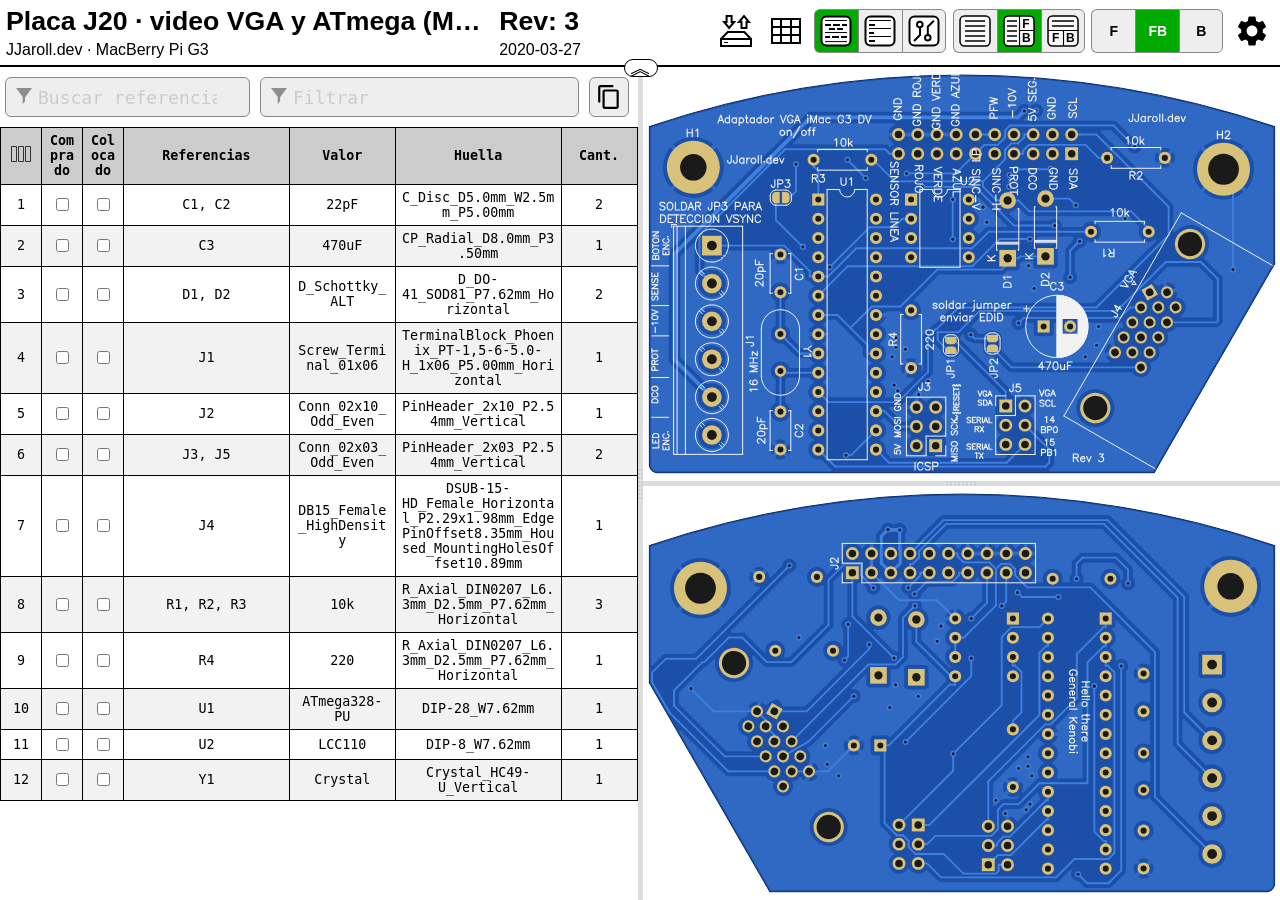
<file: hardware/placas_individuales/J20_video/ibom_es.html>
<!DOCTYPE html>
<html lang="es">

<head>
  <meta charset="UTF-8">
  <meta name="viewport" content="width=device-width, initial-scale=1.0">
  <title>BOM interactivo · Placa J20 · video VGA y ATmega (MacBerry Pi G3)</title>
  <style type="text/css">
:root {
  --pcb-edge-color: black;
  --pad-color: #878787;
  --pad-hole-color: #CCCCCC;
  --pad-color-highlight: #D04040;
  --pad-color-highlight-both: #D0D040;
  --pad-color-highlight-marked: #44a344;
  --pin1-outline-color: #ffb629;
  --pin1-outline-color-highlight: #ffb629;
  --pin1-outline-color-highlight-both: #fcbb39;
  --pin1-outline-color-highlight-marked: #fdbe41;
  --silkscreen-edge-color: #aa4;
  --silkscreen-polygon-color: #4aa;
  --silkscreen-text-color: #4aa;
  --fabrication-edge-color: #907651;
  --fabrication-polygon-color: #907651;
  --fabrication-text-color: #a27c24;
  --track-color: #def5f1;
  --track-color-highlight: #D04040;
  --zone-color: #def5f1;
  --zone-color-highlight: #d0404080;
}

html,
body {
  margin: 0px;
  height: 100%;
  font-family: Verdana, sans-serif;
}

.dark.topmostdiv {
  --pcb-edge-color: #eee;
  --pad-color: #808080;
  --pin1-outline-color: #ffa800;
  --pin1-outline-color-highlight: #ccff00;
  --track-color: #42524f;
  --zone-color: #42524f;
  background-color: #252c30;
  color: #eee;
}

button {
  background-color: #eee;
  border: 1px solid #888;
  color: black;
  height: 44px;
  width: 44px;
  text-align: center;
  text-decoration: none;
  display: inline-block;
  font-size: 14px;
  font-weight: bolder;
}

.dark button {
  /* This will be inverted */
  background-color: #c3b7b5;
}

button.depressed {
  background-color: #0a0;
  color: white;
}

.dark button.depressed {
  /* This will be inverted */
  background-color: #b3b;
}

button:focus {
  outline: 0;
}

button#tb-btn {
  background-image: url("data:image/svg+xml,%3Csvg xmlns='http://www.w3.org/2000/svg' viewBox='0 0 8.47 8.47'%3E%3Crect transform='translate(0 -288.53)' ry='1.17' y='288.8' x='.27' height='7.94' width='7.94' fill='%23f9f9f9'/%3E%3Cg transform='translate(0 -288.53)'%3E%3Crect width='7.94' height='7.94' x='.27' y='288.8' ry='1.17' fill='none' stroke='%23000' stroke-width='.4' stroke-linejoin='round'/%3E%3Cpath d='M1.32 290.12h5.82M1.32 291.45h5.82' fill='none' stroke='%23000' stroke-width='.4'/%3E%3Cpath d='M4.37 292.5v4.23M.26 292.63H8.2' fill='none' stroke='%23000' stroke-width='.3'/%3E%3Ctext font-weight='700' font-size='3.17' font-family='sans-serif'%3E%3Ctspan x='1.35' y='295.73'%3EF%3C/tspan%3E%3Ctspan x='5.03' y='295.68'%3EB%3C/tspan%3E%3C/text%3E%3C/g%3E%3C/svg%3E%0A");
}

button#lr-btn {
  background-image: url("data:image/svg+xml,%3Csvg xmlns='http://www.w3.org/2000/svg' viewBox='0 0 8.47 8.47'%3E%3Crect transform='translate(0 -288.53)' ry='1.17' y='288.8' x='.27' height='7.94' width='7.94' fill='%23f9f9f9'/%3E%3Cg transform='translate(0 -288.53)'%3E%3Crect width='7.94' height='7.94' x='.27' y='288.8' ry='1.17' fill='none' stroke='%23000' stroke-width='.4' stroke-linejoin='round'/%3E%3Cpath d='M1.06 290.12H3.7m-2.64 1.33H3.7m-2.64 1.32H3.7m-2.64 1.3H3.7m-2.64 1.33H3.7' fill='none' stroke='%23000' stroke-width='.4'/%3E%3Cpath d='M4.37 288.8v7.94m0-4.11h3.96' fill='none' stroke='%23000' stroke-width='.3'/%3E%3Ctext font-weight='700' font-size='3.17' font-family='sans-serif'%3E%3Ctspan x='5.11' y='291.96'%3EF%3C/tspan%3E%3Ctspan x='5.03' y='295.68'%3EB%3C/tspan%3E%3C/text%3E%3C/g%3E%3C/svg%3E%0A");
}

button#bom-btn {
  background-image: url("data:image/svg+xml,%3Csvg xmlns='http://www.w3.org/2000/svg' viewBox='0 0 8.47 8.47'%3E%3Crect transform='translate(0 -288.53)' ry='1.17' y='288.8' x='.27' height='7.94' width='7.94' fill='%23f9f9f9'/%3E%3Cg transform='translate(0 -288.53)' fill='none' stroke='%23000' stroke-width='.4'%3E%3Crect width='7.94' height='7.94' x='.27' y='288.8' ry='1.17' stroke-linejoin='round'/%3E%3Cpath d='M1.59 290.12h5.29M1.59 291.45h5.33M1.59 292.75h5.33M1.59 294.09h5.33M1.59 295.41h5.33'/%3E%3C/g%3E%3C/svg%3E");
}

button#bom-grouped-btn {
  background-image: url("data:image/svg+xml,%3Csvg xmlns='http://www.w3.org/2000/svg' width='32' height='32'%3E%3Cg stroke='%23000' stroke-linejoin='round' class='layer'%3E%3Crect width='29' height='29' x='1.5' y='1.5' stroke-width='2' fill='%23fff' rx='5' ry='5'/%3E%3Cpath stroke-linecap='square' stroke-width='2' d='M6 10h4m4 0h5m4 0h3M6.1 22h3m3.9 0h5m4 0h4m-16-8h4m4 0h4'/%3E%3Cpath stroke-linecap='null' d='M5 17.5h22M5 26.6h22M5 5.5h22'/%3E%3C/g%3E%3C/svg%3E");
}

button#bom-ungrouped-btn {
  background-image: url("data:image/svg+xml,%3Csvg xmlns='http://www.w3.org/2000/svg' width='32' height='32'%3E%3Cg stroke='%23000' stroke-linejoin='round' class='layer'%3E%3Crect width='29' height='29' x='1.5' y='1.5' stroke-width='2' fill='%23fff' rx='5' ry='5'/%3E%3Cpath stroke-linecap='square' stroke-width='2' d='M6 10h4m-4 8h3m-3 8h4'/%3E%3Cpath stroke-linecap='null' d='M5 13.5h22m-22 8h22M5 5.5h22'/%3E%3C/g%3E%3C/svg%3E");
}

button#bom-netlist-btn {
  background-image: url("data:image/svg+xml,%3Csvg xmlns='http://www.w3.org/2000/svg' width='32' height='32'%3E%3Cg fill='none' stroke='%23000' class='layer'%3E%3Crect width='29' height='29' x='1.5' y='1.5' stroke-width='2' fill='%23fff' rx='5' ry='5'/%3E%3Cpath stroke-width='2' d='M6 26l6-6v-8m13.8-6.3l-6 6v8'/%3E%3Ccircle cx='11.8' cy='9.5' r='2.8' stroke-width='2'/%3E%3Ccircle cx='19.8' cy='22.8' r='2.8' stroke-width='2'/%3E%3C/g%3E%3C/svg%3E");
}

button#copy {
  background-image: url("data:image/svg+xml,%3Csvg height='48' viewBox='0 0 48 48' width='48' xmlns='http://www.w3.org/2000/svg'%3E%3Cpath d='M0 0h48v48h-48z' fill='none'/%3E%3Cpath d='M32 2h-24c-2.21 0-4 1.79-4 4v28h4v-28h24v-4zm6 8h-22c-2.21 0-4 1.79-4 4v28c0 2.21 1.79 4 4 4h22c2.21 0 4-1.79 4-4v-28c0-2.21-1.79-4-4-4zm0 32h-22v-28h22v28z'/%3E%3C/svg%3E");
  background-position: 6px 6px;
  background-repeat: no-repeat;
  background-size: 26px 26px;
  border-radius: 6px;
  height: 40px;
  width: 40px;
  margin: 10px 5px;
}

button#copy:active {
  box-shadow: inset 0px 0px 5px #6c6c6c;
}

textarea.clipboard-temp {
  position: fixed;
  top: 0;
  left: 0;
  width: 2em;
  height: 2em;
  padding: 0;
  border: None;
  outline: None;
  box-shadow: None;
  background: transparent;
}

.left-most-button {
  border-right: 0;
  border-top-left-radius: 6px;
  border-bottom-left-radius: 6px;
}

.middle-button {
  border-right: 0;
}

.right-most-button {
  border-top-right-radius: 6px;
  border-bottom-right-radius: 6px;
}

.button-container {
  font-size: 0;
  margin: 0.4rem 0.4rem 0.4rem 0;
}

.dark .button-container {
  filter: invert(1);
}

.button-container button {
  background-size: 32px 32px;
  background-position: 5px 5px;
  background-repeat: no-repeat;
}

@media print {
  .hideonprint {
    display: none;
  }
}

canvas {
  cursor: crosshair;
}

canvas:active {
  cursor: grabbing;
}

.fileinfo {
  width: 100%;
  max-width: 1000px;
  border: none;
  padding: 3px;
}

.fileinfo .title {
  font-size: 20pt;
  font-weight: bold;
}

.fileinfo td {
  overflow: hidden;
  white-space: nowrap;
  max-width: 1px;
  width: 50%;
  text-overflow: ellipsis;
}

.bom {
  border-collapse: collapse;
  font-family: Consolas, "DejaVu Sans Mono", Monaco, monospace;
  font-size: 10pt;
  table-layout: fixed;
  width: 100%;
  margin-top: 1px;
  position: relative;
}

.bom th,
.bom td {
  border: 1px solid black;
  padding: 5px;
  word-wrap: break-word;
  text-align: center;
  position: relative;
}

.dark .bom th,
.dark .bom td {
  border: 1px solid #777;
}

.bom th {
  background-color: #CCCCCC;
  background-clip: padding-box;
}

.dark .bom th {
  background-color: #3b4749;
}

.bom tr.highlighted:nth-child(n) {
  background-color: #cfc;
}

.dark .bom tr.highlighted:nth-child(n) {
  background-color: #226022;
}

.bom tr:nth-child(even) {
  background-color: #f2f2f2;
}

.dark .bom tr:nth-child(even) {
  background-color: #313b40;
}

.bom tr.checked {
  color: #1cb53d;
}

.dark .bom tr.checked {
  color: #2cce54;
}

.bom tr {
  transition: background-color 0.2s;
}

.bom .numCol {
  width: 30px;
}

.bom .value {
  width: 15%;
}

.bom .quantity {
  width: 65px;
}

.bom th .sortmark {
  position: absolute;
  right: 1px;
  top: 1px;
  margin-top: -5px;
  border-width: 5px;
  border-style: solid;
  border-color: transparent transparent #221 transparent;
  transform-origin: 50% 85%;
  transition: opacity 0.2s, transform 0.4s;
}

.dark .bom th .sortmark {
  filter: invert(1);
}

.bom th .sortmark.none {
  opacity: 0;
}

.bom th .sortmark.desc {
  transform: rotate(180deg);
}

.bom th:hover .sortmark.none {
  opacity: 0.5;
}

.bom .bom-checkbox {
  width: 30px;
  position: relative;
  user-select: none;
  -moz-user-select: none;
}

.bom .bom-checkbox:before {
  content: "";
  position: absolute;
  border-width: 15px;
  border-style: solid;
  border-color: #51829f transparent transparent transparent;
  visibility: hidden;
  top: -15px;
}

.bom .bom-checkbox:after {
  content: "Double click to set/unset all";
  position: absolute;
  color: white;
  top: -35px;
  left: -26px;
  background: #51829f;
  padding: 5px 15px;
  border-radius: 8px;
  white-space: nowrap;
  visibility: hidden;
}

.bom .bom-checkbox:hover:before,
.bom .bom-checkbox:hover:after {
  visibility: visible;
  transition: visibility 0.2s linear 1s;
}

.split {
  -webkit-box-sizing: border-box;
  -moz-box-sizing: border-box;
  box-sizing: border-box;
  overflow-y: auto;
  overflow-x: hidden;
  background-color: inherit;
}

.split.split-horizontal,
.gutter.gutter-horizontal {
  height: 100%;
  float: left;
}

.gutter {
  background-color: #ddd;
  background-repeat: no-repeat;
  background-position: 50%;
  transition: background-color 0.3s;
}

.dark .gutter {
  background-color: #777;
}

.gutter.gutter-horizontal {
  background-image: url('[data-uri]');
  cursor: ew-resize;
  width: 5px;
}

.gutter.gutter-vertical {
  background-image: url('[data-uri]');
  cursor: ns-resize;
  height: 5px;
}

.searchbox {
  float: left;
  height: 40px;
  margin: 10px 5px;
  padding: 12px 32px;
  font-family: Consolas, "DejaVu Sans Mono", Monaco, monospace;
  font-size: 18px;
  box-sizing: border-box;
  border: 1px solid #888;
  border-radius: 6px;
  outline: none;
  background-color: #eee;
  transition: background-color 0.2s, border 0.2s;
  background-image: url('[data-uri]');
  background-position: 10px 10px;
  background-repeat: no-repeat;
}

.dark .searchbox {
  background-color: #111;
  color: #eee;
}

.searchbox::placeholder {
  color: #ccc;
}

.dark .searchbox::placeholder {
  color: #666;
}

.filter {
  width: calc(60% - 64px);
}

.reflookup {
  width: calc(40% - 10px);
}

input[type=text]:focus {
  background-color: white;
  border: 1px solid #333;
}

.dark input[type=text]:focus {
  background-color: #333;
  border: 1px solid #ccc;
}

mark.highlight {
  background-color: #5050ff;
  color: #fff;
  padding: 2px;
  border-radius: 6px;
}

.dark mark.highlight {
  background-color: #76a6da;
  color: #111;
}

.menubtn {
  background-color: white;
  border: none;
  background-image: url("data:image/svg+xml,%3Csvg xmlns='http://www.w3.org/2000/svg' width='36' height='36' viewBox='0 0 20 20'%3E%3Cpath fill='none' d='M0 0h20v20H0V0z'/%3E%3Cpath d='M15.95 10.78c.03-.25.05-.51.05-.78s-.02-.53-.06-.78l1.69-1.32c.15-.12.19-.34.1-.51l-1.6-2.77c-.1-.18-.31-.24-.49-.18l-1.99.8c-.42-.32-.86-.58-1.35-.78L12 2.34c-.03-.2-.2-.34-.4-.34H8.4c-.2 0-.36.14-.39.34l-.3 2.12c-.49.2-.94.47-1.35.78l-1.99-.8c-.18-.07-.39 0-.49.18l-1.6 2.77c-.1.18-.06.39.1.51l1.69 1.32c-.04.25-.07.52-.07.78s.02.53.06.78L2.37 12.1c-.15.12-.19.34-.1.51l1.6 2.77c.1.18.31.24.49.18l1.99-.8c.42.32.86.58 1.35.78l.3 2.12c.04.2.2.34.4.34h3.2c.2 0 .37-.14.39-.34l.3-2.12c.49-.2.94-.47 1.35-.78l1.99.8c.18.07.39 0 .49-.18l1.6-2.77c.1-.18.06-.39-.1-.51l-1.67-1.32zM10 13c-1.65 0-3-1.35-3-3s1.35-3 3-3 3 1.35 3 3-1.35 3-3 3z'/%3E%3C/svg%3E%0A");
  background-position: center;
  background-repeat: no-repeat;
}

.statsbtn {
  background-color: white;
  border: none;
  background-image: url("data:image/svg+xml,%3Csvg width='36' height='36' xmlns='http://www.w3.org/2000/svg'%3E%3Cpath d='M4 6h28v24H4V6zm0 8h28v8H4m9-16v24h10V5.8' fill='none' stroke='%23000' stroke-width='2'/%3E%3C/svg%3E");
  background-position: center;
  background-repeat: no-repeat;
}

.iobtn {
  background-color: white;
  border: none;
  background-image: url("data:image/svg+xml,%3Csvg xmlns='http://www.w3.org/2000/svg' width='36' height='36'%3E%3Cpath fill='none' stroke='%23000' stroke-width='2' d='M3 33v-7l6.8-7h16.5l6.7 7v7H3zM3.2 26H33M21 9l5-5.9 5 6h-2.5V15h-5V9H21zm-4.9 0l-5 6-5-6h2.5V3h5v6h2.5z'/%3E%3Cpath fill='none' stroke='%23000' d='M6.1 29.5H10'/%3E%3C/svg%3E");
  background-position: center;
  background-repeat: no-repeat;
}

.visbtn {
  background-image: url("data:image/svg+xml,%3Csvg xmlns='http://www.w3.org/2000/svg' width='24' height='24'%3E%3Cpath fill='none' stroke='%23333' d='M2.5 4.5h5v15h-5zM9.5 4.5h5v15h-5zM16.5 4.5h5v15h-5z'/%3E%3C/svg%3E");
  background-position: center;
  background-repeat: no-repeat;
  padding: 15px;
}

#vismenu-content {
  left: 0px;
  font-family: Verdana, sans-serif;
}

.dark .statsbtn,
.dark .savebtn,
.dark .menubtn,
.dark .iobtn,
.dark .visbtn {
  filter: invert(1);
}

.flexbox {
  display: flex;
  align-items: center;
  justify-content: space-between;
  width: 100%;
}

.savebtn {
  background-color: #d6d6d6;
  width: auto;
  height: 30px;
  flex-grow: 1;
  margin: 5px;
  border-radius: 4px;
}

.savebtn:active {
  background-color: #0a0;
  color: white;
}

.dark .savebtn:active {
  /* This will be inverted */
  background-color: #b3b;
}

.stats {
  border-collapse: collapse;
  font-size: 12pt;
  table-layout: fixed;
  width: 100%;
  min-width: 450px;
}

.dark .stats td {
  border: 1px solid #bbb;
}

.stats td {
  border: 1px solid black;
  padding: 5px;
  word-wrap: break-word;
  text-align: center;
  position: relative;
}

#checkbox-stats div {
  position: absolute;
  left: 0;
  top: 0;
  height: 100%;
  width: 100%;
  display: flex;
  align-items: center;
  justify-content: center;
}

#checkbox-stats .bar {
  background-color: rgba(28, 251, 0, 0.6);
}

.menu {
  position: relative;
  display: inline-block;
  margin: 0.4rem 0.4rem 0.4rem 0;
}

.menu-content {
  font-size: 12pt !important;
  text-align: left !important;
  font-weight: normal !important;
  display: none;
  position: absolute;
  background-color: white;
  right: 0;
  min-width: 300px;
  box-shadow: 0px 8px 16px 0px rgba(0, 0, 0, 0.2);
  z-index: 100;
  padding: 8px;
}

.dark .menu-content {
  background-color: #111;
}

.menu:hover .menu-content {
  display: block;
}

.menu:hover .menubtn,
.menu:hover .iobtn,
.menu:hover .statsbtn {
  background-color: #eee;
}

.menu-label {
  display: inline-block;
  padding: 8px;
  border: 1px solid #ccc;
  border-top: 0;
  width: calc(100% - 18px);
}

.menu-label-top {
  border-top: 1px solid #ccc;
}

.menu-textbox {
  float: left;
  height: 24px;
  margin: 10px 5px;
  padding: 5px 5px;
  font-family: Consolas, "DejaVu Sans Mono", Monaco, monospace;
  font-size: 14px;
  box-sizing: border-box;
  border: 1px solid #888;
  border-radius: 4px;
  outline: none;
  background-color: #eee;
  transition: background-color 0.2s, border 0.2s;
  width: calc(100% - 10px);
}

.menu-textbox.invalid,
.dark .menu-textbox.invalid {
  color: red;
}

.dark .menu-textbox {
  background-color: #222;
  color: #eee;
}

.radio-container {
  margin: 4px;
}

.topmostdiv {
  display: flex;
  flex-direction: column;
  width: 100%;
  background-color: white;
  transition: background-color 0.3s;
  min-height: 100%;
}

#top {
  display: flex;
  flex-wrap: wrap;
  justify-content: flex-end;
  align-items: center;
}

#topdivider {
  border-bottom: 2px solid black;
  display: flex;
  justify-content: center;
  align-items: center;
}

.dark #topdivider {
  border-bottom: 2px solid #ccc;
}

#topdivider>div {
  position: relative;
}

#toptoggle {
  cursor: pointer;
  user-select: none;
  position: absolute;
  padding: 0.1rem 0.3rem;
  top: -0.4rem;
  left: -1rem;
  font-size: 1.4rem;
  line-height: 60%;
  border: 1px solid black;
  border-radius: 1rem;
  background-color: #fff;
  z-index: 100;
}

.flipped {
  transform: rotate(0.5turn);
}

.dark #toptoggle {
  border: 1px solid #fff;
  background-color: #222;
}

#fileinfodiv {
  flex: 20rem 1 0;
  overflow: auto;
}

#bomcontrols {
  display: flex;
  flex-direction: row-reverse;
}

#bomcontrols>* {
  flex-shrink: 0;
}

#dbg {
  display: block;
}

::-webkit-scrollbar {
  width: 8px;
}

::-webkit-scrollbar-track {
  background: #aaa;
}

::-webkit-scrollbar-thumb {
  background: #666;
  border-radius: 3px;
}

::-webkit-scrollbar-thumb:hover {
  background: #555;
}

.slider {
  -webkit-appearance: none;
  width: 100%;
  margin: 3px 0;
  padding: 0;
  outline: none;
  opacity: 0.7;
  -webkit-transition: .2s;
  transition: opacity .2s;
  border-radius: 3px;
}

.slider:hover {
  opacity: 1;
}

.slider:focus {
  outline: none;
}

.slider::-webkit-slider-runnable-track {
  -webkit-appearance: none;
  width: 100%;
  height: 8px;
  background: #d3d3d3;
  border-radius: 3px;
  border: none;
}

.slider::-webkit-slider-thumb {
  -webkit-appearance: none;
  width: 15px;
  height: 15px;
  border-radius: 50%;
  background: #0a0;
  cursor: pointer;
  margin-top: -4px;
}

.dark .slider::-webkit-slider-thumb {
  background: #3d3;
}

.slider::-moz-range-thumb {
  width: 15px;
  height: 15px;
  border-radius: 50%;
  background: #0a0;
  cursor: pointer;
}

.slider::-moz-range-track {
  height: 8px;
  background: #d3d3d3;
  border-radius: 3px;
}

.dark .slider::-moz-range-thumb {
  background: #3d3;
}

.slider::-ms-track {
  width: 100%;
  height: 8px;
  border-width: 3px 0;
  background: transparent;
  border-color: transparent;
  color: transparent;
  transition: opacity .2s;
}

.slider::-ms-fill-lower {
  background: #d3d3d3;
  border: none;
  border-radius: 3px;
}

.slider::-ms-fill-upper {
  background: #d3d3d3;
  border: none;
  border-radius: 3px;
}

.slider::-ms-thumb {
  width: 15px;
  height: 15px;
  border-radius: 50%;
  background: #0a0;
  cursor: pointer;
  margin: 0;
}

.shameless-plug {
  font-size: 0.8em;
  text-align: center;
  display: block;
}

a {
  color: #0278a4;
}

.dark a {
  color: #00b9fd;
}

#frontcanvas,
#backcanvas {
  touch-action: none;
}

.placeholder {
  border: 1px dashed #9f9fda !important;
  background-color: #edf2f7 !important;
}

.dragging {
  z-index: 999;
}

.dark .dragging>table>tbody>tr {
  background-color: #252c30;
}

.dark .placeholder {
  filter: invert(1);
}

.column-spacer {
  top: 0;
  left: 0;
  width: calc(100% - 4px);
  position: absolute;
  cursor: pointer;
  user-select: none;
  height: 100%;
}

.column-width-handle {
  top: 0;
  right: 0;
  width: 4px;
  position: absolute;
  cursor: col-resize;
  user-select: none;
  height: 100%;
}

.column-width-handle:hover {
  background-color: #4f99bd;
}

.help-link {
  border: 1px solid #0278a4;
  padding-inline: 0.3rem;
  border-radius: 3px;
  cursor: pointer;
}

.dark .help-link {
  border: 1px solid #00b9fd;
}

.bom-color {
  width: 20%;
}

.color-column input {
  width: 1.6rem;
  height: 1rem;
  border: 1px solid black;
  cursor: pointer;
  padding: 0;
}

/* removes default styling from input color element */
::-webkit-color-swatch {
  border: none;
}

::-webkit-color-swatch-wrapper {
  padding: 0;
}

::-moz-color-swatch,
::-moz-focus-inner {
  border: none;
}

::-moz-focus-inner {
  padding: 0;
}

  </style>
  <script type="text/javascript" >
///////////////////////////////////////////////
/*
  Split.js - v1.3.5
  MIT License
  https://github.com/nathancahill/Split.js
*/
!function(e,t){"object"==typeof exports&&"undefined"!=typeof module?module.exports=t():"function"==typeof define&&define.amd?define(t):e.Split=t()}(this,function(){"use strict";var e=window,t=e.document,n="addEventListener",i="removeEventListener",r="getBoundingClientRect",s=function(){return!1},o=e.attachEvent&&!e[n],a=["","-webkit-","-moz-","-o-"].filter(function(e){var n=t.createElement("div");return n.style.cssText="width:"+e+"calc(9px)",!!n.style.length}).shift()+"calc",l=function(e){return"string"==typeof e||e instanceof String?t.querySelector(e):e};return function(u,c){function z(e,t,n){var i=A(y,t,n);Object.keys(i).forEach(function(t){return e.style[t]=i[t]})}function h(e,t){var n=B(y,t);Object.keys(n).forEach(function(t){return e.style[t]=n[t]})}function f(e){var t=E[this.a],n=E[this.b],i=t.size+n.size;t.size=e/this.size*i,n.size=i-e/this.size*i,z(t.element,t.size,this.aGutterSize),z(n.element,n.size,this.bGutterSize)}function m(e){var t;this.dragging&&((t="touches"in e?e.touches[0][b]-this.start:e[b]-this.start)<=E[this.a].minSize+M+this.aGutterSize?t=E[this.a].minSize+this.aGutterSize:t>=this.size-(E[this.b].minSize+M+this.bGutterSize)&&(t=this.size-(E[this.b].minSize+this.bGutterSize)),f.call(this,t),c.onDrag&&c.onDrag())}function g(){var e=E[this.a].element,t=E[this.b].element;this.size=e[r]()[y]+t[r]()[y]+this.aGutterSize+this.bGutterSize,this.start=e[r]()[G]}function d(){var t=this,n=E[t.a].element,r=E[t.b].element;t.dragging&&c.onDragEnd&&c.onDragEnd(),t.dragging=!1,e[i]("mouseup",t.stop),e[i]("touchend",t.stop),e[i]("touchcancel",t.stop),t.parent[i]("mousemove",t.move),t.parent[i]("touchmove",t.move),delete t.stop,delete t.move,n[i]("selectstart",s),n[i]("dragstart",s),r[i]("selectstart",s),r[i]("dragstart",s),n.style.userSelect="",n.style.webkitUserSelect="",n.style.MozUserSelect="",n.style.pointerEvents="",r.style.userSelect="",r.style.webkitUserSelect="",r.style.MozUserSelect="",r.style.pointerEvents="",t.gutter.style.cursor="",t.parent.style.cursor=""}function S(t){var i=this,r=E[i.a].element,o=E[i.b].element;!i.dragging&&c.onDragStart&&c.onDragStart(),t.preventDefault(),i.dragging=!0,i.move=m.bind(i),i.stop=d.bind(i),e[n]("mouseup",i.stop),e[n]("touchend",i.stop),e[n]("touchcancel",i.stop),i.parent[n]("mousemove",i.move),i.parent[n]("touchmove",i.move),r[n]("selectstart",s),r[n]("dragstart",s),o[n]("selectstart",s),o[n]("dragstart",s),r.style.userSelect="none",r.style.webkitUserSelect="none",r.style.MozUserSelect="none",r.style.pointerEvents="none",o.style.userSelect="none",o.style.webkitUserSelect="none",o.style.MozUserSelect="none",o.style.pointerEvents="none",i.gutter.style.cursor=j,i.parent.style.cursor=j,g.call(i)}function v(e){e.forEach(function(t,n){if(n>0){var i=F[n-1],r=E[i.a],s=E[i.b];r.size=e[n-1],s.size=t,z(r.element,r.size,i.aGutterSize),z(s.element,s.size,i.bGutterSize)}})}function p(){F.forEach(function(e){e.parent.removeChild(e.gutter),E[e.a].element.style[y]="",E[e.b].element.style[y]=""})}void 0===c&&(c={});var y,b,G,E,w=l(u[0]).parentNode,D=e.getComputedStyle(w).flexDirection,U=c.sizes||u.map(function(){return 100/u.length}),k=void 0!==c.minSize?c.minSize:100,x=Array.isArray(k)?k:u.map(function(){return k}),L=void 0!==c.gutterSize?c.gutterSize:10,M=void 0!==c.snapOffset?c.snapOffset:30,O=c.direction||"horizontal",j=c.cursor||("horizontal"===O?"ew-resize":"ns-resize"),C=c.gutter||function(e,n){var i=t.createElement("div");return i.className="gutter gutter-"+n,i},A=c.elementStyle||function(e,t,n){var i={};return"string"==typeof t||t instanceof String?i[e]=t:i[e]=o?t+"%":a+"("+t+"% - "+n+"px)",i},B=c.gutterStyle||function(e,t){return n={},n[e]=t+"px",n;var n};"horizontal"===O?(y="width","clientWidth",b="clientX",G="left","paddingLeft"):"vertical"===O&&(y="height","clientHeight",b="clientY",G="top","paddingTop");var F=[];return E=u.map(function(e,t){var i,s={element:l(e),size:U[t],minSize:x[t]};if(t>0&&(i={a:t-1,b:t,dragging:!1,isFirst:1===t,isLast:t===u.length-1,direction:O,parent:w},i.aGutterSize=L,i.bGutterSize=L,i.isFirst&&(i.aGutterSize=L/2),i.isLast&&(i.bGutterSize=L/2),"row-reverse"===D||"column-reverse"===D)){var a=i.a;i.a=i.b,i.b=a}if(!o&&t>0){var c=C(t,O);h(c,L),c[n]("mousedown",S.bind(i)),c[n]("touchstart",S.bind(i)),w.insertBefore(c,s.element),i.gutter=c}0===t||t===u.length-1?z(s.element,s.size,L/2):z(s.element,s.size,L);var f=s.element[r]()[y];return f<s.minSize&&(s.minSize=f),t>0&&F.push(i),s}),o?{setSizes:v,destroy:p}:{setSizes:v,getSizes:function(){return E.map(function(e){return e.size})},collapse:function(e){if(e===F.length){var t=F[e-1];g.call(t),o||f.call(t,t.size-t.bGutterSize)}else{var n=F[e];g.call(n),o||f.call(n,n.aGutterSize)}},destroy:p}}});

///////////////////////////////////////////////

///////////////////////////////////////////////
// Copyright (c) 2013 Pieroxy <pieroxy@pieroxy.net>
// This work is free. You can redistribute it and/or modify it
// under the terms of the WTFPL, Version 2
// For more information see LICENSE.txt or http://www.wtfpl.net/
//
// For more information, the home page:
// http://pieroxy.net/blog/pages/lz-string/testing.html
//
// LZ-based compression algorithm, version 1.4.4
var LZString=function(){var o=String.fromCharCode,i={};var n={decompressFromBase64:function(o){return null==o?"":""==o?null:n._decompress(o.length,32,function(n){return function(o,n){if(!i[o]){i[o]={};for(var t=0;t<o.length;t++)i[o][o.charAt(t)]=t}return i[o][n]}("ABCDEFGHIJKLMNOPQRSTUVWXYZabcdefghijklmnopqrstuvwxyz0123456789+/=",o.charAt(n))})},_decompress:function(i,n,t){var r,e,a,s,p,u,l,f=[],c=4,d=4,h=3,v="",g=[],m={val:t(0),position:n,index:1};for(r=0;r<3;r+=1)f[r]=r;for(a=0,p=Math.pow(2,2),u=1;u!=p;)s=m.val&m.position,m.position>>=1,0==m.position&&(m.position=n,m.val=t(m.index++)),a|=(s>0?1:0)*u,u<<=1;switch(a){case 0:for(a=0,p=Math.pow(2,8),u=1;u!=p;)s=m.val&m.position,m.position>>=1,0==m.position&&(m.position=n,m.val=t(m.index++)),a|=(s>0?1:0)*u,u<<=1;l=o(a);break;case 1:for(a=0,p=Math.pow(2,16),u=1;u!=p;)s=m.val&m.position,m.position>>=1,0==m.position&&(m.position=n,m.val=t(m.index++)),a|=(s>0?1:0)*u,u<<=1;l=o(a);break;case 2:return""}for(f[3]=l,e=l,g.push(l);;){if(m.index>i)return"";for(a=0,p=Math.pow(2,h),u=1;u!=p;)s=m.val&m.position,m.position>>=1,0==m.position&&(m.position=n,m.val=t(m.index++)),a|=(s>0?1:0)*u,u<<=1;switch(l=a){case 0:for(a=0,p=Math.pow(2,8),u=1;u!=p;)s=m.val&m.position,m.position>>=1,0==m.position&&(m.position=n,m.val=t(m.index++)),a|=(s>0?1:0)*u,u<<=1;f[d++]=o(a),l=d-1,c--;break;case 1:for(a=0,p=Math.pow(2,16),u=1;u!=p;)s=m.val&m.position,m.position>>=1,0==m.position&&(m.position=n,m.val=t(m.index++)),a|=(s>0?1:0)*u,u<<=1;f[d++]=o(a),l=d-1,c--;break;case 2:return g.join("")}if(0==c&&(c=Math.pow(2,h),h++),f[l])v=f[l];else{if(l!==d)return null;v=e+e.charAt(0)}g.push(v),f[d++]=e+v.charAt(0),e=v,0==--c&&(c=Math.pow(2,h),h++)}}};return n}();"function"==typeof define&&define.amd?define(function(){return LZString}):"undefined"!=typeof module&&null!=module?module.exports=LZString:"undefined"!=typeof angular&&null!=angular&&angular.module("LZString",[]).factory("LZString",function(){return LZString});
///////////////////////////////////////////////

///////////////////////////////////////////////
/*!
 * PEP v0.4.3 | https://github.com/jquery/PEP
 * Copyright jQuery Foundation and other contributors | http://jquery.org/license
 */
!function(a,b){"object"==typeof exports&&"undefined"!=typeof module?module.exports=b():"function"==typeof define&&define.amd?define(b):a.PointerEventsPolyfill=b()}(this,function(){"use strict";function a(a,b){b=b||Object.create(null);var c=document.createEvent("Event");c.initEvent(a,b.bubbles||!1,b.cancelable||!1);
for(var d,e=2;e<m.length;e++)d=m[e],c[d]=b[d]||n[e];c.buttons=b.buttons||0;
var f=0;return f=b.pressure&&c.buttons?b.pressure:c.buttons?.5:0,c.x=c.clientX,c.y=c.clientY,c.pointerId=b.pointerId||0,c.width=b.width||0,c.height=b.height||0,c.pressure=f,c.tiltX=b.tiltX||0,c.tiltY=b.tiltY||0,c.twist=b.twist||0,c.tangentialPressure=b.tangentialPressure||0,c.pointerType=b.pointerType||"",c.hwTimestamp=b.hwTimestamp||0,c.isPrimary=b.isPrimary||!1,c}function b(){this.array=[],this.size=0}function c(a,b,c,d){this.addCallback=a.bind(d),this.removeCallback=b.bind(d),this.changedCallback=c.bind(d),A&&(this.observer=new A(this.mutationWatcher.bind(this)))}function d(a){return"body /shadow-deep/ "+e(a)}function e(a){return'[touch-action="'+a+'"]'}function f(a){return"{ -ms-touch-action: "+a+"; touch-action: "+a+"; }"}function g(){if(F){D.forEach(function(a){String(a)===a?(E+=e(a)+f(a)+"\n",G&&(E+=d(a)+f(a)+"\n")):(E+=a.selectors.map(e)+f(a.rule)+"\n",G&&(E+=a.selectors.map(d)+f(a.rule)+"\n"))});var a=document.createElement("style");a.textContent=E,document.head.appendChild(a)}}function h(){if(!window.PointerEvent){if(window.PointerEvent=a,window.navigator.msPointerEnabled){var b=window.navigator.msMaxTouchPoints;Object.defineProperty(window.navigator,"maxTouchPoints",{value:b,enumerable:!0}),u.registerSource("ms",_)}else Object.defineProperty(window.navigator,"maxTouchPoints",{value:0,enumerable:!0}),u.registerSource("mouse",N),void 0!==window.ontouchstart&&u.registerSource("touch",V);u.register(document)}}function i(a){if(!u.pointermap.has(a)){var b=new Error("InvalidPointerId");throw b.name="InvalidPointerId",b}}function j(a){for(var b=a.parentNode;b&&b!==a.ownerDocument;)b=b.parentNode;if(!b){var c=new Error("InvalidStateError");throw c.name="InvalidStateError",c}}function k(a){var b=u.pointermap.get(a);return 0!==b.buttons}function l(){window.Element&&!Element.prototype.setPointerCapture&&Object.defineProperties(Element.prototype,{setPointerCapture:{value:W},releasePointerCapture:{value:X},hasPointerCapture:{value:Y}})}
var m=["bubbles","cancelable","view","detail","screenX","screenY","clientX","clientY","ctrlKey","altKey","shiftKey","metaKey","button","relatedTarget","pageX","pageY"],n=[!1,!1,null,null,0,0,0,0,!1,!1,!1,!1,0,null,0,0],o=window.Map&&window.Map.prototype.forEach,p=o?Map:b;b.prototype={set:function(a,b){return void 0===b?this["delete"](a):(this.has(a)||this.size++,void(this.array[a]=b))},has:function(a){return void 0!==this.array[a]},"delete":function(a){this.has(a)&&(delete this.array[a],this.size--)},get:function(a){return this.array[a]},clear:function(){this.array.length=0,this.size=0},forEach:function(a,b){return this.array.forEach(function(c,d){a.call(b,c,d,this)},this)}};var q=["bubbles","cancelable","view","detail","screenX","screenY","clientX","clientY","ctrlKey","altKey","shiftKey","metaKey","button","relatedTarget","buttons","pointerId","width","height","pressure","tiltX","tiltY","pointerType","hwTimestamp","isPrimary","type","target","currentTarget","which","pageX","pageY","timeStamp"],r=[!1,!1,null,null,0,0,0,0,!1,!1,!1,!1,0,null,0,0,0,0,0,0,0,"",0,!1,"",null,null,0,0,0,0],s={pointerover:1,pointerout:1,pointerenter:1,pointerleave:1},t="undefined"!=typeof SVGElementInstance,u={pointermap:new p,eventMap:Object.create(null),captureInfo:Object.create(null),eventSources:Object.create(null),eventSourceList:[],registerSource:function(a,b){var c=b,d=c.events;d&&(d.forEach(function(a){c[a]&&(this.eventMap[a]=c[a].bind(c))},this),this.eventSources[a]=c,this.eventSourceList.push(c))},register:function(a){for(var b,c=this.eventSourceList.length,d=0;d<c&&(b=this.eventSourceList[d]);d++)
b.register.call(b,a)},unregister:function(a){for(var b,c=this.eventSourceList.length,d=0;d<c&&(b=this.eventSourceList[d]);d++)
b.unregister.call(b,a)},contains:function(a,b){try{return a.contains(b)}catch(c){return!1}},down:function(a){a.bubbles=!0,this.fireEvent("pointerdown",a)},move:function(a){a.bubbles=!0,this.fireEvent("pointermove",a)},up:function(a){a.bubbles=!0,this.fireEvent("pointerup",a)},enter:function(a){a.bubbles=!1,this.fireEvent("pointerenter",a)},leave:function(a){a.bubbles=!1,this.fireEvent("pointerleave",a)},over:function(a){a.bubbles=!0,this.fireEvent("pointerover",a)},out:function(a){a.bubbles=!0,this.fireEvent("pointerout",a)},cancel:function(a){a.bubbles=!0,this.fireEvent("pointercancel",a)},leaveOut:function(a){this.out(a),this.propagate(a,this.leave,!1)},enterOver:function(a){this.over(a),this.propagate(a,this.enter,!0)},eventHandler:function(a){if(!a._handledByPE){var b=a.type,c=this.eventMap&&this.eventMap[b];c&&c(a),a._handledByPE=!0}},listen:function(a,b){b.forEach(function(b){this.addEvent(a,b)},this)},unlisten:function(a,b){b.forEach(function(b){this.removeEvent(a,b)},this)},addEvent:function(a,b){a.addEventListener(b,this.boundHandler)},removeEvent:function(a,b){a.removeEventListener(b,this.boundHandler)},makeEvent:function(b,c){this.captureInfo[c.pointerId]&&(c.relatedTarget=null);var d=new a(b,c);return c.preventDefault&&(d.preventDefault=c.preventDefault),d._target=d._target||c.target,d},fireEvent:function(a,b){var c=this.makeEvent(a,b);return this.dispatchEvent(c)},cloneEvent:function(a){for(var b,c=Object.create(null),d=0;d<q.length;d++)b=q[d],c[b]=a[b]||r[d],!t||"target"!==b&&"relatedTarget"!==b||c[b]instanceof SVGElementInstance&&(c[b]=c[b].correspondingUseElement);return a.preventDefault&&(c.preventDefault=function(){a.preventDefault()}),c},getTarget:function(a){var b=this.captureInfo[a.pointerId];return b?a._target!==b&&a.type in s?void 0:b:a._target},propagate:function(a,b,c){for(var d=a.target,e=[];d!==document&&!d.contains(a.relatedTarget);) if(e.push(d),d=d.parentNode,!d)return;c&&e.reverse(),e.forEach(function(c){a.target=c,b.call(this,a)},this)},setCapture:function(b,c,d){this.captureInfo[b]&&this.releaseCapture(b,d),this.captureInfo[b]=c,this.implicitRelease=this.releaseCapture.bind(this,b,d),document.addEventListener("pointerup",this.implicitRelease),document.addEventListener("pointercancel",this.implicitRelease);var e=new a("gotpointercapture");e.pointerId=b,e._target=c,d||this.asyncDispatchEvent(e)},releaseCapture:function(b,c){var d=this.captureInfo[b];if(d){this.captureInfo[b]=void 0,document.removeEventListener("pointerup",this.implicitRelease),document.removeEventListener("pointercancel",this.implicitRelease);var e=new a("lostpointercapture");e.pointerId=b,e._target=d,c||this.asyncDispatchEvent(e)}},dispatchEvent:/*scope.external.dispatchEvent || */function(a){var b=this.getTarget(a);if(b)return b.dispatchEvent(a)},asyncDispatchEvent:function(a){requestAnimationFrame(this.dispatchEvent.bind(this,a))}};u.boundHandler=u.eventHandler.bind(u);var v={shadow:function(a){if(a)return a.shadowRoot||a.webkitShadowRoot},canTarget:function(a){return a&&Boolean(a.elementFromPoint)},targetingShadow:function(a){var b=this.shadow(a);if(this.canTarget(b))return b},olderShadow:function(a){var b=a.olderShadowRoot;if(!b){var c=a.querySelector("shadow");c&&(b=c.olderShadowRoot)}return b},allShadows:function(a){for(var b=[],c=this.shadow(a);c;)b.push(c),c=this.olderShadow(c);return b},searchRoot:function(a,b,c){if(a){var d,e,f=a.elementFromPoint(b,c);for(e=this.targetingShadow(f);e;){if(d=e.elementFromPoint(b,c)){var g=this.targetingShadow(d);return this.searchRoot(g,b,c)||d} e=this.olderShadow(e)} return f}},owner:function(a){
for(var b=a;b.parentNode;)b=b.parentNode;
return b.nodeType!==Node.DOCUMENT_NODE&&b.nodeType!==Node.DOCUMENT_FRAGMENT_NODE&&(b=document),b},findTarget:function(a){var b=a.clientX,c=a.clientY,d=this.owner(a.target);
return d.elementFromPoint(b,c)||(d=document),this.searchRoot(d,b,c)}},w=Array.prototype.forEach.call.bind(Array.prototype.forEach),x=Array.prototype.map.call.bind(Array.prototype.map),y=Array.prototype.slice.call.bind(Array.prototype.slice),z=Array.prototype.filter.call.bind(Array.prototype.filter),A=window.MutationObserver||window.WebKitMutationObserver,B="[touch-action]",C={subtree:!0,childList:!0,attributes:!0,attributeOldValue:!0,attributeFilter:["touch-action"]};c.prototype={watchSubtree:function(a){
//
this.observer&&v.canTarget(a)&&this.observer.observe(a,C)},enableOnSubtree:function(a){this.watchSubtree(a),a===document&&"complete"!==document.readyState?this.installOnLoad():this.installNewSubtree(a)},installNewSubtree:function(a){w(this.findElements(a),this.addElement,this)},findElements:function(a){return a.querySelectorAll?a.querySelectorAll(B):[]},removeElement:function(a){this.removeCallback(a)},addElement:function(a){this.addCallback(a)},elementChanged:function(a,b){this.changedCallback(a,b)},concatLists:function(a,b){return a.concat(y(b))},
installOnLoad:function(){document.addEventListener("readystatechange",function(){"complete"===document.readyState&&this.installNewSubtree(document)}.bind(this))},isElement:function(a){return a.nodeType===Node.ELEMENT_NODE},flattenMutationTree:function(a){
var b=x(a,this.findElements,this);
return b.push(z(a,this.isElement)),b.reduce(this.concatLists,[])},mutationWatcher:function(a){a.forEach(this.mutationHandler,this)},mutationHandler:function(a){if("childList"===a.type){var b=this.flattenMutationTree(a.addedNodes);b.forEach(this.addElement,this);var c=this.flattenMutationTree(a.removedNodes);c.forEach(this.removeElement,this)}else"attributes"===a.type&&this.elementChanged(a.target,a.oldValue)}};var D=["none","auto","pan-x","pan-y",{rule:"pan-x pan-y",selectors:["pan-x pan-y","pan-y pan-x"]}],E="",F=window.PointerEvent||window.MSPointerEvent,G=!window.ShadowDOMPolyfill&&document.head.createShadowRoot,H=u.pointermap,I=25,J=[1,4,2,8,16],K=!1;try{K=1===new MouseEvent("test",{buttons:1}).buttons}catch(L){}
var M,N={POINTER_ID:1,POINTER_TYPE:"mouse",events:["mousedown","mousemove","mouseup","mouseover","mouseout"],register:function(a){u.listen(a,this.events)},unregister:function(a){u.unlisten(a,this.events)},lastTouches:[],
isEventSimulatedFromTouch:function(a){for(var b,c=this.lastTouches,d=a.clientX,e=a.clientY,f=0,g=c.length;f<g&&(b=c[f]);f++){
var h=Math.abs(d-b.x),i=Math.abs(e-b.y);if(h<=I&&i<=I)return!0}},prepareEvent:function(a){var b=u.cloneEvent(a),c=b.preventDefault;return b.preventDefault=function(){a.preventDefault(),c()},b.pointerId=this.POINTER_ID,b.isPrimary=!0,b.pointerType=this.POINTER_TYPE,b},prepareButtonsForMove:function(a,b){var c=H.get(this.POINTER_ID);
0!==b.which&&c?a.buttons=c.buttons:a.buttons=0,b.buttons=a.buttons},mousedown:function(a){if(!this.isEventSimulatedFromTouch(a)){var b=H.get(this.POINTER_ID),c=this.prepareEvent(a);K||(c.buttons=J[c.button],b&&(c.buttons|=b.buttons),a.buttons=c.buttons),H.set(this.POINTER_ID,a),b&&0!==b.buttons?u.move(c):u.down(c)}},mousemove:function(a){if(!this.isEventSimulatedFromTouch(a)){var b=this.prepareEvent(a);K||this.prepareButtonsForMove(b,a),b.button=-1,H.set(this.POINTER_ID,a),u.move(b)}},mouseup:function(a){if(!this.isEventSimulatedFromTouch(a)){var b=H.get(this.POINTER_ID),c=this.prepareEvent(a);if(!K){var d=J[c.button];
c.buttons=b?b.buttons&~d:0,a.buttons=c.buttons}H.set(this.POINTER_ID,a),
c.buttons&=~J[c.button],0===c.buttons?u.up(c):u.move(c)}},mouseover:function(a){if(!this.isEventSimulatedFromTouch(a)){var b=this.prepareEvent(a);K||this.prepareButtonsForMove(b,a),b.button=-1,H.set(this.POINTER_ID,a),u.enterOver(b)}},mouseout:function(a){if(!this.isEventSimulatedFromTouch(a)){var b=this.prepareEvent(a);K||this.prepareButtonsForMove(b,a),b.button=-1,u.leaveOut(b)}},cancel:function(a){var b=this.prepareEvent(a);u.cancel(b),this.deactivateMouse()},deactivateMouse:function(){H["delete"](this.POINTER_ID)}},O=u.captureInfo,P=v.findTarget.bind(v),Q=v.allShadows.bind(v),R=u.pointermap,S=2500,T=200,U="touch-action",V={events:["touchstart","touchmove","touchend","touchcancel"],register:function(a){M.enableOnSubtree(a)},unregister:function(){},elementAdded:function(a){var b=a.getAttribute(U),c=this.touchActionToScrollType(b);c&&(a._scrollType=c,u.listen(a,this.events),
Q(a).forEach(function(a){a._scrollType=c,u.listen(a,this.events)},this))},elementRemoved:function(a){a._scrollType=void 0,u.unlisten(a,this.events),
Q(a).forEach(function(a){a._scrollType=void 0,u.unlisten(a,this.events)},this)},elementChanged:function(a,b){var c=a.getAttribute(U),d=this.touchActionToScrollType(c),e=this.touchActionToScrollType(b);
d&&e?(a._scrollType=d,Q(a).forEach(function(a){a._scrollType=d},this)):e?this.elementRemoved(a):d&&this.elementAdded(a)},scrollTypes:{EMITTER:"none",XSCROLLER:"pan-x",YSCROLLER:"pan-y",SCROLLER:/^(?:pan-x pan-y)|(?:pan-y pan-x)|auto$/},touchActionToScrollType:function(a){var b=a,c=this.scrollTypes;return"none"===b?"none":b===c.XSCROLLER?"X":b===c.YSCROLLER?"Y":c.SCROLLER.exec(b)?"XY":void 0},POINTER_TYPE:"touch",firstTouch:null,isPrimaryTouch:function(a){return this.firstTouch===a.identifier},setPrimaryTouch:function(a){
(0===R.size||1===R.size&&R.has(1))&&(this.firstTouch=a.identifier,this.firstXY={X:a.clientX,Y:a.clientY},this.scrolling=!1,this.cancelResetClickCount())},removePrimaryPointer:function(a){a.isPrimary&&(this.firstTouch=null,this.firstXY=null,this.resetClickCount())},clickCount:0,resetId:null,resetClickCount:function(){var a=function(){this.clickCount=0,this.resetId=null}.bind(this);this.resetId=setTimeout(a,T)},cancelResetClickCount:function(){this.resetId&&clearTimeout(this.resetId)},typeToButtons:function(a){var b=0;return"touchstart"!==a&&"touchmove"!==a||(b=1),b},touchToPointer:function(a){var b=this.currentTouchEvent,c=u.cloneEvent(a),d=c.pointerId=a.identifier+2;c.target=O[d]||P(c),c.bubbles=!0,c.cancelable=!0,c.detail=this.clickCount,c.button=0,c.buttons=this.typeToButtons(b.type),c.width=2*(a.radiusX||a.webkitRadiusX||0),c.height=2*(a.radiusY||a.webkitRadiusY||0),c.pressure=a.force||a.webkitForce||.5,c.isPrimary=this.isPrimaryTouch(a),c.pointerType=this.POINTER_TYPE,
c.altKey=b.altKey,c.ctrlKey=b.ctrlKey,c.metaKey=b.metaKey,c.shiftKey=b.shiftKey;
var e=this;return c.preventDefault=function(){e.scrolling=!1,e.firstXY=null,b.preventDefault()},c},processTouches:function(a,b){var c=a.changedTouches;this.currentTouchEvent=a;for(var d,e=0;e<c.length;e++)d=c[e],b.call(this,this.touchToPointer(d))},
shouldScroll:function(a){if(this.firstXY){var b,c=a.currentTarget._scrollType;if("none"===c)
b=!1;else if("XY"===c)
b=!0;else{var d=a.changedTouches[0],e=c,f="Y"===c?"X":"Y",g=Math.abs(d["client"+e]-this.firstXY[e]),h=Math.abs(d["client"+f]-this.firstXY[f]);
b=g>=h}return this.firstXY=null,b}},findTouch:function(a,b){for(var c,d=0,e=a.length;d<e&&(c=a[d]);d++)if(c.identifier===b)return!0},
vacuumTouches:function(a){var b=a.touches;
if(R.size>=b.length){var c=[];R.forEach(function(a,d){
if(1!==d&&!this.findTouch(b,d-2)){var e=a.out;c.push(e)}},this),c.forEach(this.cancelOut,this)}},touchstart:function(a){this.vacuumTouches(a),this.setPrimaryTouch(a.changedTouches[0]),this.dedupSynthMouse(a),this.scrolling||(this.clickCount++,this.processTouches(a,this.overDown))},overDown:function(a){R.set(a.pointerId,{target:a.target,out:a,outTarget:a.target}),u.enterOver(a),u.down(a)},touchmove:function(a){this.scrolling||(this.shouldScroll(a)?(this.scrolling=!0,this.touchcancel(a)):(a.preventDefault(),this.processTouches(a,this.moveOverOut)))},moveOverOut:function(a){var b=a,c=R.get(b.pointerId);
if(c){var d=c.out,e=c.outTarget;u.move(b),d&&e!==b.target&&(d.relatedTarget=b.target,b.relatedTarget=e,
d.target=e,b.target?(u.leaveOut(d),u.enterOver(b)):(
b.target=e,b.relatedTarget=null,this.cancelOut(b))),c.out=b,c.outTarget=b.target}},touchend:function(a){this.dedupSynthMouse(a),this.processTouches(a,this.upOut)},upOut:function(a){this.scrolling||(u.up(a),u.leaveOut(a)),this.cleanUpPointer(a)},touchcancel:function(a){this.processTouches(a,this.cancelOut)},cancelOut:function(a){u.cancel(a),u.leaveOut(a),this.cleanUpPointer(a)},cleanUpPointer:function(a){R["delete"](a.pointerId),this.removePrimaryPointer(a)},
dedupSynthMouse:function(a){var b=N.lastTouches,c=a.changedTouches[0];
if(this.isPrimaryTouch(c)){
var d={x:c.clientX,y:c.clientY};b.push(d);var e=function(a,b){var c=a.indexOf(b);c>-1&&a.splice(c,1)}.bind(null,b,d);setTimeout(e,S)}}};M=new c(V.elementAdded,V.elementRemoved,V.elementChanged,V);var W,X,Y,Z=u.pointermap,$=window.MSPointerEvent&&"number"==typeof window.MSPointerEvent.MSPOINTER_TYPE_MOUSE,_={events:["MSPointerDown","MSPointerMove","MSPointerUp","MSPointerOut","MSPointerOver","MSPointerCancel","MSGotPointerCapture","MSLostPointerCapture"],register:function(a){u.listen(a,this.events)},unregister:function(a){u.unlisten(a,this.events)},POINTER_TYPES:["","unavailable","touch","pen","mouse"],prepareEvent:function(a){var b=a;return $&&(b=u.cloneEvent(a),b.pointerType=this.POINTER_TYPES[a.pointerType]),b},cleanup:function(a){Z["delete"](a)},MSPointerDown:function(a){Z.set(a.pointerId,a);var b=this.prepareEvent(a);u.down(b)},MSPointerMove:function(a){var b=this.prepareEvent(a);u.move(b)},MSPointerUp:function(a){var b=this.prepareEvent(a);u.up(b),this.cleanup(a.pointerId)},MSPointerOut:function(a){var b=this.prepareEvent(a);u.leaveOut(b)},MSPointerOver:function(a){var b=this.prepareEvent(a);u.enterOver(b)},MSPointerCancel:function(a){var b=this.prepareEvent(a);u.cancel(b),this.cleanup(a.pointerId)},MSLostPointerCapture:function(a){var b=u.makeEvent("lostpointercapture",a);u.dispatchEvent(b)},MSGotPointerCapture:function(a){var b=u.makeEvent("gotpointercapture",a);u.dispatchEvent(b)}},aa=window.navigator;aa.msPointerEnabled?(W=function(a){i(a),j(this),k(a)&&(u.setCapture(a,this,!0),this.msSetPointerCapture(a))},X=function(a){i(a),u.releaseCapture(a,!0),this.msReleasePointerCapture(a)}):(W=function(a){i(a),j(this),k(a)&&u.setCapture(a,this)},X=function(a){i(a),u.releaseCapture(a)}),Y=function(a){return!!u.captureInfo[a]},g(),h(),l();var ba={dispatcher:u,Installer:c,PointerEvent:a,PointerMap:p,targetFinding:v};return ba});

///////////////////////////////////////////////

///////////////////////////////////////////////
var config = {"dark_mode": false, "show_pads": true, "show_fabrication": false, "show_silkscreen": true, "highlight_pin1": "none", "redraw_on_drag": true, "board_rotation": 0.0, "checkboxes": "Comprado,Colocado", "bom_view": "left-right", "layer_view": "FB", "offset_back_rotation": false, "kicad_text_formatting": true, "mark_when_checked": "", "fields": ["Value", "Footprint"]}
///////////////////////////////////////////////

///////////////////////////////////////////////
var pcbdata = JSON.parse(LZString.decompressFromBase64("N4IgpgJg5mDOIC4DaoAuBPADmRICGATgMYgA0IsqhqiSAjAOwAsAdAGwBMArKXQBxsW/[base64]/LI+mKyFET1edBstXq7ggTQWVUhHDqb36ny4qW+mVg2TyRgKQMMtA4dC4LAuKz4pDaLA6bGhjRBJLJh0pfA47C49j4vXeAyG6JGYyxOIBx0JjNJ5OWrPZbE53JusJBYiSInBiORID6H0GSXR9QgsiiJhUoFg8lMAGtYEQCGB3IhQAAxWiY3DY/54wFFcX0SoHNWkNkBrn0pV+8py17B8RqhVa3n7NQY0YZd0ir1i2Z+0mx6MaEmhxVNSOcoMF+U81G65OCtO/D24/E+7OlXOB8TswvxmEljmvTtCSsonWJWtuhsZ5szJrtgcMfs9hkR/ukcQLqPx7V8oQcFNC9Oe6fAnMhtbsvNL8OlUvgkQXuNV0e7/[base64]/LAkYnDGEEbhHO4GT0rykqNOi3CKt06qCoQ9LBB0qqiLKmLRoGnraum8abAvZzBByhaao8hdujWzC7MYTaKIvBKAs2+qQl2sIknqiENr1RzFP83DNpmqTiXK4i1vKdqmOa9hnrVBqOp+/i2sa2S9su7rQtqhdRO2qiYphv6hr4dKF1cxb4cezR6ui1GWHR9aYo0Lb1Kh4bwaClL/q5QysdW0nqaO9KCyypaPJZyH/txxgOap5HcI0SmQq5uaWjvVhrqmsW1lYPhRbimwJeW1dFaEZWCYl0G+vxrKJaO7W5bW1gvqa7QyT+hZ1d1ip9Z+jWnLeqMZc0LWfoVkRWHIwGzaF8WXfOwRDYZ2XoaSC21Zuphrbl8mLqjzmlZuknrI982EJAV930/b8kz/QDgNAzr8YowR3Ji0kvM5irXcCrL+vCl273r8vpZsavztJZLhdL3KWKr/DaZQ2GGdGmvaJL1DB7wyqR/x3uxtnhhbc8uu05byzZ/4jvi6bzGLIop6G8rqmTqn0lfbWBdJZUg+I5b93T4epKssPlGitX1SG+Kk+76L7/u4dlLGeKdm5/1XtBAODVd4QJvGAzmV9lbAOqgg2O81Z6fylgvFOKC35mywdVZu2t6YgMAVjZOBD/bfQuiEXeUcp4nX7lwGuDCqbTSThPLy9Cw5rUEP4N6xCKEwNNmgkhQj7AjTJBPMRZCX6/3BsPEhGCsYKOQXIi6BNCHg3jj/SWeMNGkJ5twhmOC8YXzbmSZeC4BFrEDkzQx/B+5KPsbI3Rzj4F3wFvhdxrifZsDWhuZWXA/[base64]/awk0siVTeN5LvkdoHTSr1SbQWXMFj2y6hkSloDKdnSpucalATqbgdKrB4L6XlLhcojybwgy5BeyR179KiEueUGOGlux3tfVJWw/hTYvo6HzJIT7EoOAYg+jGCEf1gxA5lQSKd2Rsg9sBy9fBYPVXZA5GKl7/3C1lHwSDH6UMM1lPKdKWGwP/VaphixqHH2IYCn+8jClz2MAYwB79VCX2EZTnBID9HTU0fA3hqhJ7+BEQQ5ckTlIMYYbvTBojqF8Mseo/JzcH7RMY03KRm2AnKKUbvZ/Ii9heP6ew/ROiVH3KGaE7+/COn2RckUyBuU5H7PMac1xtDFRjNKegi5lijmX3qd09ZqDnG7Ni1weUAzGMjN0f0x5wzbnyhML8+Zu9YVDPeac6Zoi6gAsKty0lnW4W9NKf4n5vLHGqJEWcHFpTcm4P+eE3qCrbnE6FdvYwPWJWQu4WNkF+zWXjYJZi21loqWxvRcorF/yWmr1U1c515gYcpPBccyekba3msklS0NoQm3FsxWNjlmLvWuvJqs+t7T8m0vnam4Nury3yKta5FpyzNgAiPKW/11bn2SNKfew2r7FmgsBFUwDk7DamFLeS5tgIWFHulnIwEKO+W+FztR1VpeOn4dZcC79mkRXys1vByB4nws/uvbK5DgIDA9uvQxyFt7oOoFHdbXOyjzOCelZA4DxI4mhJafJ7a1nH7IeJEypB497OPui/OwzvlAuGBaYy3y/g+WUtTrl7zoLiRbs69W4kTHNnNfC0SL5fLqvhVFa8jp6VRXfNa84Ij4ryr8L5c/SqBHz7lMpz13j6rfKedka10iR7kmTXq+27r/bV3+B2+1z9k1+uk98uN1B7rbuLfR8N4uLnMLgd9fZw8/7BuC9Fcs/s3jQucsl5h/eniLSvJS/l6JuvbOGdV7o/nlpUfTZJ970zgHbelkB8rxoYHWmuQ0cyjvKjBnZ/[base64]/8M99tSCxtuAuC9szIsDncCDp88DKDPZqCrsV9ACMNN1Rht0KkqkSR90C56kIIUNJF5Q6AYV1BzJ+IeVugXgTVbByZDDBIlgQg9CEJSJDDOhjCQVbDNDBASJ/BXAekGBOxtBkIBAhw/UxIYVslbA2BfDBARBmBnBVgWkjMvJHlfDcxMp2VKQWl9C7DJRyJ+JwhUjbCEj8ZKUYiggLguA8i/FFhtAgi1QQjSjoc5YgivCOAfDFJfo6cBAYUuB8kgkOBSjGAuIYVsc4waidCYULgw0XBSj8ktA2AC9mAOgmA8io0IU9QIiQg8iUNRklizD0iDgkiuRTDciHEkhIiOBVg+UQgViSjDiSQAjojLhZi6B5iriIMHiRjMojNHi/C3CXiWkBiqdDDpRkj+iUNBinihMPCahfi34/C2gNibCDCIlVIJAqgVQtiXD2BMjrgcj4SGIbj9jzDq5hjMUkRvo/Cw0UUyRiSyhNCIoMSliHJqjmikk01tBii8juBhi+VuIDDSRjVOSuQ7DWBMowSTUhI4jLitCcp2pXAS1OQGSJS1AsJpSVQ2RvDQj48cSxoTVYxB4JTnilSJcXgui8i/UrDkSJc5Y5QjJDCTjyjpjZcQhsdtimSW0kSnAwYLCIjtAOA515gQSLDaSOdFoTi8imAAzZd3i5i8jnSk00kLi2TajdDZcXhuShA11kyBTTVhSkyxBu1xTBSFSXA50IyHi0SXBYTFcTjGi1S/DRAwhOATV6SBAwjaUSR/ARSWT4jDiQgOThV+S8j61pU+zmi2QvJEzhUOzxSoIuBcSZTcUmzmj/ApSTUVSqzSjjjTiVQ3SjTmihJQyTifTFg/SoICylT3Uo53iFjpzNTwyyyHi1iiixyUcczVjmj60Uchy/DuyuRHzNAPzXDRJQgfzYzczmzayvSizbyPiWowyG0XAximA0SOgly+TsSkLFSMd+TEKTyMLsTxILVfz05M5ykc4aw84D1C4dy/oLxVJ+A6AJjyzsoqj5zDC5ZHCiIl4UzWKHjHJfJ8T0S2Q9jpMDiayhI+ibJKT3TJUszqYJK0S2gBLVt0NhLRoo5ASfJnDmi1A9yNyJYPyeSXAojnZ8lzD9LtLnZSgUz/IxLU4LLtjfJWyxyJYJyeijZNIlhxAai6zvTVYTjro6KdzQhwLVYkkHB/AXLg5NBDTOA8j7LALnYo5OhQgQzRK2jVYOh1wsJqTdwzK0qxIIFkrWi7TU50r8rmjYq2y0rQgUNtj8FnYOiOiXhPKgrU5RKSSK5Ar6zVYl42gxJwqU5ZZOAdIYq5Y4rVZYw4zmirLUrU5jLtitLDKxrMLXyDL9zVZbL+yVqdLEkTKDhNrzK/zAgUqirdLsTvzRqbLnLDikFnZiR3LmzyIvKbqcpaL7qOrvLU40kdT+pXKErLTmyzqKriq8qsJQKjq6qqqo4NqcriqIaoSVoHjtT9rsTHgZyLqxTmy6dobjZnq5Zmzj5hZPYLSkrDj8a/Z6q3SMa9quqBBKpmyUbryZrnzxT4bTSjKDrlhqhkTBSPyr4aE6ixqmbfCr4RrAbWBurab1dNJXLybGrJbiQfqiarThaHKnq/KhbUyeynL0bDiOakSka7CWbEa1r+SFC4gs5lC90KBakKLDDaqbBcwaLcadzHksi1g5w5TJQPsTD7adZOKvbd5eK4agDoaoJlKKgXgpi3bfaDaKg+axz/zEqrSETbSbEkhOjoqrq3rU7uyn4/DQgn1VtwimFc7RpV4JBKgM6/CvT0LzFzVSrSSxAGaWpgTOsG7UaIlggkQPLDjq7CzzEtBnsoLUJGFpyQLDj86PZC78JsSHrmrS4w7FgU7zEmEJq/DcUeye4gh/KRLCrU6jlKosr5rVqIjaUUyj6Nzy0drz7L5T7tipqiqr49L8IVa4khBLrba/oFxbrlgmrOqT7fKXqArHrX7Prc6K5P7sZE7hqX6T6SqQbJqwbX6mFHS8jr6kHYasrOxobH6UysGFqT7ZrMGqaT71rDighd7X7SG16Raxyr537vrjE3Kf7M7gH/6cbt7q5WGYYhJ7AwqrqIHQyK7ujDiAbaHIG/qyHEHYHgaOAiHsGaQZHQaKHpGMrhHqGYGFxkHqr7qIGZbJKXYuH2A6cSTOHmq0Yaber+H/F80t7/qaGb7xqx6d7rLL7ti8Hj7XG0T6bAjX6AGnbSSWSxHWo5SVoco9bKH2awnHkHGTaiKd0VCyL1Cj0bwdZOA2i/ConZbmh/[base64]/mkWqz4XIw0X0TkWUminPiTm359mzpHlEWcXVylmSWsIgwIlHA5j4W/myW2hcXUWyWEa4xMWjGvncxvNWWgweXu88X/mBWn4+XDCHNYEhXuWbY9nGX+WZXJXGm0npitDs8mpqncmeAtCdAygNmEWgwxa6z/[base64]/[base64]/FuBfXR2OOWSvTEP/mahRJOhfn92vmahG6sj7Ovm7A5ODOG33O/UsiT3zaz3qkrbyKNCzPxI54BJs2+Xov/BYvZ2oveESQoitOinoveHLPjW0PNW1wWpfJTPsmEroiWpRAynp2dPovhB5OUmBm9lXCEM/[base64]/XDvCxFTKP02UieTOQqec2RrCyifZuTvC3vivXce6PnnEbtv0fuKROKnEesH/2lmd3EewgcuRPW2tvk3xJvypPArvjM2ton31ASRmf2gHvqfDmUj2hQzSfnvuv9fq2X0CfpjEeiu6ulW+jEfndKu558u7f5eRnrOJf1urPJ3heXBSWEeJYfeUfYP/fkfZGouFgcpH2ou/1dvgviLd1SKL2KL9WDURzl25WU+ghBczOM+JIMuKmS1OgtOcnwnhVuh3Ci+gOirzd2S9WzeXAKi088MVu/Xmqjclg8f9nOhdeTVQz8luf1ea6VRUdm/2f9SaQa/q22OjbS/GB42+WC/O2d2c+s+nX6+Leag2g+/S2sfbeN+m+4u8u9afjuJI+IPUVHBXeveyP5ai/0PTCvIFeUm7XpqxxQyNu6/I61dU+jIW+/7Egw8vSOvNSiqAAEw8WIGvMfsIFz5LNIWRbNXG/19ZT9rCZxB/iM1g7X8XO4vc/plHrY89rCx/JJC51gHfE9+zAObuAPQpN52+VJKLjUDEg38n+d/VIqgNy6pNd+4dB6qwM6aE9HO3/Q3uTx6S1kwBXfQEoIIiJgCB+zPXgZnx/6j8YUiwTgdL3Y7MCw0aA1zjCnoGYChe7nC/rgNE688J8J/IgUrw8IaAIMI/CgczzMHUDS2EsGnlgTlhqBTmT3AQWYIhBEd8ea/BwTYIr7Y9Z85gg/o7yP6GDCBJ3N3joJwF59uudAzsGJFj7xNLaAECLsk0aZat2QHsJhHqy15pCkg5ERUpy1VRBh0heQ2vjrC1a057w0A07rijybw4EIj/[base64]/CWh3ZSek+1GRBgJclQgEcyNeb84ggUxQXnSOhYqoxhFwikYWUeBzwbhw2YkayGlTMBreG2Mnl81VFpIDOaIrpiqkeFadyQzTKUecKNHspLWIotoO00A5at+RMgivuUIhGT1QRdohqJCPZGAj5R7JF0U/[base64]/[base64]/GGkkAHoT1JJ482AhPoleZFJc4/iP2PQkvANxhYwSaWwri4pSxqKfydpNsmzjCxK9KEZKFrIvFCxdEsKRcE+Gti1R9k/0FxKjEwlfWwk4yYaPQlJTEaoYo5IlNilVjHOWk9CZEXQrKT8J1EqqYWVDFcjopOsO4XOPLocT/QCGIto1KincdQ6rUxqQlMqlv8Gp7nXqfEItoJ9wuSTK9g+PMQUiO+vw+aZFBoEdiwRy0zkNz15H90EIYkCMeYhOJQtwJyJFqOuGYlzS/UgQM6XP1tFR0SxCHNNsRIOnXT1hcw6lj7URFoS1pJ0q6UdKWbbSQg0yNfvtMBmhBy2x0qOmDI/[base64]/[base64]/Qbc52GGk7mbyRyPjVOOMltkUl6xqsHefeL3mtSuqvcqCKvO3miRJ6E00LqoWmmXsGkcoEMCHPfKKYP5bIZRijggTZsP5vmEvqMNKbd1gFpQOdJwDrbIRIFIuMIE20SrFxOac6fiGFH8q/zGi1lT7EZl4aYK5wX8ncXVh0BhxWG6Q0FBnVIWiAFKREMQOguEakKjMyFIHN2ifhMLJci8oHHgr4akKB60/AIOgsAakL/0c6RBcwxEVQLZcMCoap0AqjMABFhOcBXAoiScLTy+7I9hAoiRIhB+3876NQu9aNy9FNAgxbQukVVlMFLUQxQTheAt54FPpNhYlEkUi5GAgrexbLlcXsKe4OafBSYuPI+Kf53ikUr4uxTuKVQurfBSooUY/IIl/gCCGEr1w8KCFc8EFJaRfLAKOgR/AjsouQV/z2BeGTRXAsIU8CyQISqJWX3Ao/FlgIJUxaIIhLVLOsTCnRVINKWBLaZwpTFIAq0X7tWaJeHJc4vv6btLiAyvlLEroBPz4+57V+RRTCURRggFNORdEqjqCRHmoS/[base64]/LnY3QelUUopLKMqVEtDJa8pspkrkFDynyjUoOW4rdlns3JdgumqfQbwGzYVSX0+jFF42YSqLFKouU+RZVySkBXHKxYkKYpyjfbjoGBVcqpIzAC1UZA/[base64]/[base64]/0Z4jZhY2KrdqhSpTPRq5qqgcldGutSego2BbwttQJBXRsyVxyFgPa5jQqoBWXdIl7mtUCHM9hj5118VUZBnTU1RrPY+W4RmTmaVKlstd+ZzcFX43+VoMxm4KklrM3Rbz1ReazanE9KyL6td6k9MYUsZOaq1/msdWVpYWcYW8YWqKHtna2Rhq8UWxyOxhsw2qAMohLPqJoYpRZbNzW+bSFgw1TSkhM0hpBNrWBr5NlPBdrSdtWVaYyNNgC7Qsqs11rQk+qq7Q9pawS17td4R7Wcrm3HbXt/WkTB9t+3Jcjtr9G1RI3e031QdoQKfCltTotqwdn0eLeLMAxobKNEG0oPlmu3/1w1pGxHTfXzXJblGqSLwswxAweaH6PGknVFlnXLrQy/ATsoJrMZnJ68TCBijDDFVSb/Vr9CQJeHSyKaIN94FHT5nU3zSUMpVM/ChnwYrQG1H6arZdLh3E1ut0/TaEiAXXg6ImV2drV/[base64]/gCRv6H5ngVlsoQHqqnM6Cs1J9+hJ9snsMrz7zI+zHeXFUn3aAJa+zf5DxGWxCQoGSzXfYRGWzaBtaO+sNAu2WxNN3msmlWstljCqNF9D5IfQxFCrGtO42FPCGdFkVj7OtBYnkmIDHVj6EykYxjSg28mBg8I5zcFhFCgO0R+ICyv/Y9WniOCY5m/IcefAX1LMl9+5QKNgbX0AU2yqBtWkfo2SxREDLwI2euVf1YRV9koLwoEU33T7W5l+6lvvpH3XioI5B4jeforh6lX9j+0qv6C8jCk8IDxCA5vPIOdxYwY9PeXSwAM2wGqdcvDKtDAOQNAG6Umg/gdX2uEMDIYrA7oeb23sSDmhiJKAYoPKGUWFUeA1dImpJIXYuJcQ1oAXUOHyIThwUmHJR42HXgp+nQIswcOVBhiHBw/Q4aCBsVmD2+vQ3PvaAEGZ1ZlFfUS14RsGCxsRow0vAUPqG6DSRnWJkZ0PccYYFhww0S00aTE9xaRgo0XJTr5H4WpR6oxUZRZWIX9iRlFqOnGiRGymBYfQ6/oP2j6NACc6qbwYCP9HggJhzw0/osrGGTCzhyQ/0a/0yH7DXRufQgasOTG/[base64]/o9jmstkThr1qyeS5fGMjV+zk3dQeIdJcTLx1SFUazH3HRTbxw43YbHqSmAy08MoNuVFNLBaFphp2sqdsPZGyTAaf/[base64]/lDs/[base64]/[base64]/6EDPaLQjX3Jw/1D4OaA+zhVwnBMYquNWzYXhSQzVauNS77DcB3w5tEqBIHaIKFx+qQasndGLoPMT0SlcjFZWiWkoU401amuJTFrk1jitRJmtmxlrpQauLVbfrZWFruVjkAKbCNf7R4Dl/KatbmvWHHDVxua/CxWjNGirO13ahRfusvWpTe4567w3/NLX1r6Ohq6qe+upI2r71n6yqdLHfWCwjpra/9fBttXzr5rBcKoaYOI3uTIN1U9dcmMmWUxYN9zhSbqsBH3OtJpq0ZlCMT4nrtQcqycaOvbWuQKZi8VDcEsFmyr2+xlKCbhNVW+jflwmwZ0e3BHS4HRYQ/[base64]/OVa/baMgInArTV+CYsxHvkHBbRllVFPfxji2ZzKqFI01acATUET2tpINXbBjd3mj2d9U2+yNtF3tTqlhqVjdFMlXZr+t/e35fTvb2UcHNle3ZJfLKmEb89iAy/aBvR34Gyph+2bHHudkNTSd4OxI3PsoW+7x9rS7Df1MH2kTeV104IsHtH3SmpS+/W3YQdu39TAZ0G0XddNYPP7zdvB6WLbu9n8H7t7imSGctrXyYoZX61A+PMvpKHbd3CymKHvoW4rdJ8B4RYofMmu7RFqsbw99v8XOHND9c6TeJAgPite1/[base64]/vdqUDYt9+yM9FsHAn7NTm+8E9XM9O9iytk050/sfdPcjV+s+8jfccuP1TtTwp2s5ruVO7bSzi4j3rC596KKND/S60Ee3KW7BrNPxGrCj1cPLHVIR4yVrJMnpKUnz3FBgv3PFOQXzGDs407+cRZ9zo9kF01o7PH7Xgnz3rkqcjACHPnxPWU5i+FKfO5OPFrR7sa8hwuuHPduoti9bLP23HahtFwC64czXEXYLrhyi9he3ZPHXtyF288EfsukXnsRq/S+L0iOH7VL75yK9xIEvZtIFpl0QQzOHW4q3Lt+DK8WukuVSOF2Nt1FJcOAs9MTrl3K4UcRRBXBr7e31apB2Byi394a49TVebaQL4R29qS/XCC77XmF2F4F1se5O0X1zU152eZdbmjXtCpV3q9QXBuyLmrniP6/VMKu2y3ry7RZa0ukvuCpTxN+VKpwcXE3E+ODSm7de2ukFHF+C5S4te6uLLojpN2dl4uTny3LeFS04+rcZnHrJL4t+2clQq083455I5kadfZuLLCL/G57ostMvHjPr0pxS90JRuhzyu/1WG+MvdGZ316tihO/GeFvx3w7lvfJcH0EukNKlzd1m5dcLOi3FJfNwu8dfNvpnBV+two6neDdL32KAKxslJccvkUkbtN8q+hu71H3UL9930SVeunGUgrugdS5key3NS2L0zbFYht7E43q5wWAGTA+JqIPAHr57mVdOJ3zXZLpYH69feoe/XZgu16eJtdnvqTw7pcre7JOm31IZHkKxC6I9kmzBzl9tyiZpuKu935j5j7G/7eLn6PdLtdzB7Kf7kl3CNb45R9ffkeT7rgGdwR/AqCfMPm73j1QaE9svu3gu6cl69Y/YdVPF9tV5FtU8OuTC2r2rchF0/YVtXlr4Rqp9+dUfMPNHwzUJ5hemeS3mHhF3h/zcQkH36n482561ecf5yTn5e9B5rtMnAiMnu4mZTDcWfHT4X//iZ9PEsvNPupgL9ilU+RWqPqnodxFgggdA1YH7k10Z4HttvX3dzl+Q88i6ZmEXPGTB365PT6FcH+z6ltxEAz6mFIc76r9Q+DNwfIwiV/c3W868unyHY7qkBV/oevXKXrX5V5ehf0NfIR45l9Kq+1VGXbWD78oEkiQvJYq3y39Mwo5IeAkGvOo9s9qtRfJYuT+5ld4N/RLv3lvoBhr8wDnKwWDvZ33VKue29QfkMJptbynWpBtDhvSnsb/uaZevetzE3kl5xhCeMu5vFQTb9vYyuxuxvT5lB4q6O9FmxaS3s5EZdUehuNvSFgV0G8x8ZnPYgYXb92a4dafEf4542Lm8jDTnjz5Pxd/t1u+AuvXIP1c/j8O+moTT2Pnb7964c9U9an37AzQ6U8A/1T0P8d0z4U/2uTPuPw1+J6pALBIfoTxN6T+MeM/Uf7Zs1w15W/yveXGvyHyG95/ze1fEbwiFN+O/hvyv538x6HS7d0/PXgvytKuah4Y+2fAb7X1z5Aubu3f1r6T0L6HOf7SPYvu99EcRoNevvpT55w94fMbMM3kv53+qayfSe3fPh2X41+VfhESbOvpC+YeGIZ/JWKlxXxD6QvuXSPsPzSzH+m8onpLP7g3+e568F+G33D4L1L+3uduF2hPoy6XXxdK/SnPP6Jg1+tHmPbd+v2yfT4suxOJPAf0p+b5wFbmnLdLt39e+jZ8/9Tlftog1+n+nOZfDXx7+L+/er+hvdH7Lz+5L+xXLPXfkK7X72/nuBvOfq93V+9I3/t7/azv6r/PefXpiJvty9r8p/zOv/w/xczs4e9KDR/1Qhn/df0nc7/ZP1D95La/zd8rnG9x98D/U/3t8d/EAKLYH/A/zf8zvS/2pN/3HH2eEizED0b8LfGc0IDVga7wXNfPXAJ28J/EK0wC1/LYwP8x/SAP592Pcd1gCRvUX1j8hzQ23gDkA7ewo89IcgJH9MPNE0EDv/cxx4DF/M/1itr/avxwD4fWNyb9GArFyb8cPTdyUChPD3xT81Agn3ECZzVOzIDpAzO1hI2/ds09snfTXwUcISfz1UDriXO1aB9/HbHYdmA8mCy91AlPyM8YHRfxL8sIFX0z5FmXwL09WfWfgkZfA8PxD8gLbul8DRA8IBD9sDLL3s9HArL3N9xBCWiy8mAhrxCDiadIK5dmzbWiy86AuQM8Cszd/z0DSIHIKd8axMenSCVAvgOKCp/BgKcD7PLn2iDgXFoK7A53BAI15frLfyACjPezAS9bWWQxfJfAkn2IC34VoPGg+/Kn36CVffvyjhMveDAY8kgwhyg8fApYLpckg5s0Xd1g+wLO8EJJ+E5BD/Pf0E4+vASE38kgmn0dc4ISIKM9EtG10uCegw6FINzg/Py+9MvK4P08NA14NzcfA9HyH8oA84J79WgP4L2C4g8yCYRnApfwmD1fJIOo1p3HwNhCPAkkHV8fA+P3rJ0AkkHRD7/NEJV9y/IzxagY/bAIJDjg0oLr8moSEIhdvghg02CX/czyt9W/M/0hC7feYPKDuDLVxt95yZkJsC6glEIb9DArgKM94jQymhCSQyzxaDCQ/30FCsQlX238kvIv3QoP/ZhlCBSQrAKJ8VQ2v0sCwYIJH5CzvLUJJDzfYkJlCMgpkMH9e/MoJJDgQs7xu8GSHUJNDeQnUIaCXg2f2C8Wghf0pBRQ1slVD6Al4IVDCyXoNB9fIfjwFD/AzsiDDZAt+kP0gw/[base64]/eCniUvAj0McCdIKEJL9II2vygDIIrMIgiUcQVxuC5LSCMKDIwxFTBxcggsMWZII+0KNC8I2oPPDnOMEKGCJqNCI3C+wkiPfCzvbsJIiswrnxgj0/[base64]/F38j4GZIP89oo7UM+xJvHKNmC63DKPM90hKyMCAUowqLKihIVwKVVi/bGHgpZgrMPCJRIpLzxc0AgqMLASgqkGKijPZ7w9DvIqIKixRXdyI08hoyV2cjbQvqO6j1kByPe9I6D+W4gXgtqJeIFokyNm8wo+KPKCgfSl2sjUo6r2nd7IhZXOCYg6aMcAXIoFz8jfpDyP2ib3AaN6jLwj+RCApI9aOEiw4EKOWiJPHKI+DUAlaOH0IQ9oCrc/o8oI581goAjjDAnV0PzQNLc4LLdzIiYPuDpPDqKBDNIt6IiiMLHYM2ihQi9yBisYk6OpA6cOMPhCb3AamhiiYxfzhjvo+zyRi/fRUJyiivRJn70vQpl1OlcWFUOv9oKGvWnDhPQQNcIQSIMLxjeaKnHDDJvXmM6x4w/z1cIY1LmIyCWYiliDCXw0uCSVKwhWKMYAteWKxd4aRNXFiu3faDi9dbSl0FjlwqEMNiLw8IN1iDIx41zdNY1Nl3CtPZ3TVjfw+/0VisVecP4jZYpol3DwgyWJyVdwut1Fjyg/WPHd/YzL3MDeff2IvCXww2PiUhTH9z/[base64]/TbjJ4gKESUYGYeNC0xwAQyLiK4uBTI4o1fuILUb48eIDAO4/[base64]/jLmB5IFMcNZy1JSG9FiEyNKUopJAx8k2phsYqsDIVDYcksXUwhcSQlJFSHwfMCEBukrFOhQMUv3TVTNSFFNloQMJVPU49k0g1lTVk/[base64]/[base64]/W3owEuKiqSDw/gH/57U2jMklkU/[base64]/FNPTJkc6FWFSOBRnOg/[base64]/U5y1tyi4EHPlzt4SPPDzn4KVPRyRUvjQJT1cmpK9Z4Uq3POxyc5oQzzr9aXK/tStDtMBSE80NIVFKRd7OHTS8uUQJy/dQvJMJf2NUD+TZYUAzZyrUgc1xJbc5iCVyLeM3OYhGcscHZzOIVnO5zkszyDAyc8iuG6NY80fJ+Ty8nhOPJxc46xJ1JQfHPzzmIfVJzzwiONKNy8YWrKY5trahADIp8zaC3ykHC6DuTXmT3NwRj8vjOLzaNVJBf0AcjHKB1r812g7zwYc/K24zcvGCzyA8+nKsQH7I/Lly98+nP6N7Uy/M8RvEpjmdt+tCFPIzHOcRwV0lMplKWROgMPTXxnklPNK10C95NnyiYClGQKbnMejUySbevNJzXxbxJbyQU0AsyM38i6B/yp838URzT8xgs1Ip8p+JmTwC9rNCS7uL/K4K0kzgsykZ80/J6y8RR41FF+tS4Fgz4Cw/[base64]/QiLW6d0Pa4/C9WnD9ouJhFqKT3OvIqLU2CZhtzg1ALT6LHqfIqVi5aN1224vCXFm+ZJ8tIoloWmJx2SKdaeoocK/iDcDyKkJRTBaYrQ6LlUhKip/yLZ2i4tUlpR7BorsIdjc7lGg/[base64]/[base64]/KKWInjUd+pC0oXSLxHlgC0ieF8z0NE1RCradGLZMrgre7BCqwNrnW7F8KJrCisAYJit1y2tTNbbhNzdzAirHUOKpixalcK0xOmMMKpogYrDzNJByVtuI9jPMaK93LOMIKt+Bq5sKhCrz1UzcwypxAimG34MnSlSsZseUelVVLaWe/RnV9S0aEYqIsT8oO0DK/3JBVPEnYvyidiTmPaKyo2BLUh8Cyj0DhWy+/JJdJQM8q10u3dsAkrhafF03yAKlDNDdm6F2PXAdU8KqO5CKoKrQDTK0ir8rW/dVGTKvKylw8r0y4jOndMq7MuoyPnVKuYrQNRd0SrU2KKs4qnY2Kp4rKSm1wiqLS4qsdcQqzCvyrg/AKolooqqSvJji4vKtkrpoiuNVLs00Nx8r0ywarDjuqgapaJY42PArLRq3v1Kqni2fF/Kg41zjDKTtAqu6qLKxmKirwgqXKyqL3AqG+dtqyL1tYGXKKrxjc05MoKcRQv9HTKXQgUJcqEuHkIvjmK3hBR9oIZ8o780Ag6rHpAi2oO9ws+KKuv9dqnqrPCgPLsqOdaQ96u3Jyq8H2eqnaKKrt8HqtYqd8ka3/zhr/KKKpojrvU6tSRRXb6pfJMavGvH5BWfwXB8+8d0tYCHvVsspqNfTbRvwUfFeNtK1bJ33JquyqgJe9pqxssltWfRmp9LSUB4PCTAyssK+CVqtcuFrWfUDi3L+a730d49y7moe98y9mvAjuqtmtIiVasSAnDjfC6uYqaavLmSzUiGP1ZqxIEj0VCbqhSpNr/QqnX1LLY4sKMwkFGIiu9Jy4coMCzvI2v2QNw8mrAhQQKEIUgzsB5Em8na20oLtFAwWsXKHwxkNFrsy8Ovq9ksJDUxRwfLRPdKS7OsOmQwXb2tr9YE72vCCzaxCG9r+I7WtxpvahCNlrGqb2vcDJapsjLrdAyOtzrwlR2tDra6//gp86E3VyzrOgzmtkh069P19qpcb2qU9gaxut0iqa17Aq5vQgetHqkA/qtHqsa/GpKJp6ompTZxiaeuQiS6zuqhwOvGuV5Vl6vAL3iUPUQADMCfcesoh3AqeuPrq6u2p/p96vwPISr6/P1Zqr686o7ra6302uqW6/KlHq7wi+o8oP68H24SkIH+rbdY6z3Q/q2IxOufrgwhWrTrKIR+szrdMGP1gaBggWvRra6g+tZ9E6r2sohtw7NxtQVfP+trrlvfMJiShqHBvzqWILFRIaY/[base64]/[base64]/PKkWXDi1nQDahDxWQEUGSCeLaWw/KucB/[base64]/ccxNbouVQ2WA0nZlqzaK/SEva53KSIqZbM2oNt88c2iqAaVU/Etpq5Ss6tobbXCJtu8aK2gcG4NFMFS2Zau23PzFa+eQVvNaOwTnkFZa3MPL7bb/REopzR2nixWh7kfrFZaG25Hxrd5245BXb6/atGaRF2x82HaBwDdtv9mWndpcByW5JgisomLViotk2wFRJSr2pVtDIKUo1x50N3RukY4vuY1ulhxWI4pUs4oewit0X29VNnaYrVJFUojmeEOdab2rpkFJ3WntolZoWaDu9b5kKVPA7/[base64]/Dr86lTETqGjZW0lBaS3OkBzmMUulM2KJ7O39vQw3inLujBaumt2I6gRd/[base64]//xLb8e9dx7b0kQA1M7y0BOFplYemQI5Rw+OzvP9gy8Xuc63iXdVTgZu8Zy3a/YCrnjbEkIXpCB/O2Xq1lL0cDwFaAks3lJ7agBMunYYuopDNUT5RLsZR14g3uk6iesuJ16EPPHo60GXWKzW75elCsJ7cy7Gn1arenBOl7Hkezrd6osCtyd7g+prq57/odPHGc3e+DH3U/3I4n17sYbtr16D5BSB7Uhu9+R8qo4Xv3gxL9JxSnJxIa4A4ieJIKD5ULJSqDTCiiFVXAYvIV2rDwqFGvuVq4RHuInzadAULsk6yPlTTFLSY8KqJNVLPuKJjwq8iah7VM6Rjqi5NkEhUD03yCkCJ+9qHJUl4XMiH6/UEfvkUZxCWr76c1RlNoo1QsICaJSFHSFr6NfBUiJVfoI/oUh6+xhUt1Jmyvpsac1NFrdIqQC8AAp5yJhUX7rCDiPqFxIRtToSZ+j0Nz7HALPmoUfZWfrUBRAV9V/7qqJ/s45v+85UP7/+1oWCgoleAegGV6YKDgHUC1AeH6wYA/swHIIr/qAHG+qkEEU8+n/pQH8B0gYwGj++HE37kBvAZoHcUEsmQVyBhgeMIy++gZ5RxIfFVb6K+piLv6u+joh77M4kvtf6B+3v35xSBvlWWAwgerwHtuIT9Wn6oBzOLJJFgAtQiR3+1oAkHABn/of79PCXBf6D1a/p36+Br9joHqBzgdHIzBj0NYGHiDPviVQkJwEH6+/QptHirpQvtiC0OfwEwV+ja1iIC5YFeILUKwc/oDB3qg9SCGPwtOgvjGFHwbb7k/MSBH7+jJuKL7hsFysfdHB3vwWBCBKePWQZBnEJtgiGhePxh3q7wPyHO+1Aqogl+6kEiRWyChJ5VH+6kH0Jb41Mhv7qQeIZwG6BUDkgDMoP1EYUOh4IdkNS+7+OqBjBwLACHahh4xFr/ALwcKGyoSocjAXBwoZkGlB+YacBkubV2KHlagYdf67ADYf2CXB+waHBgh6oeBU+hpvqyGkrUlyxCzh3eooSrh6AebklgA4buGOIh4YgVTh+4f2Hyh54ZZzUh94Y4jGhqnEuHOh/4d1QB454b+wEcYZRiHeBwRScFP1RIfcHiBueGmHyhmcScG6y1YcKHOQXIaRH0zITEWHdhvCNeheFCfHVwP+jEaWBxh9fqRGphiEFuG8E8d1hGxhoYeBGIR0QGGU/hn4f+wgRo/[base64]/[base64]/RkMdALfhw4YAnSh/fsbGb+hsMTGGxwVCxDvSZsMrGcB0kbwxJx4sfzGKSRYD0hmwsgUypbxlUK0B6xmUYPHDRzRmwnohtwfjHqMzEdRH0h1MbRhZ+bwZyHsxlUK306cVwaWHo2ZietEgFJCaX7mJ+iapHH+lUNeH6RiCZIm8x3sa7GjdNgZZGAxrXSAnhhuohVC/R7+LqGTCDUJfHSxskdonliQRhnGoBjUMHGTxxifNHNoQycKG0R6Jg1DIRLZQRGKJ+8bInZRwIiUm/x3Cbkme408bwmoJuwdoS54o/mD1YephI9gqW/yfwTHB0QRfRPEz53GpWCoYKwTi4tcCdU0E4GASmFGddyinX26Imfx94mktoUlywRNyFgprzEex+8jpWW8ssf/mBZgeDbwHd2EwJhSmkW1Nh2SBwd1k5KmplKYVUYWwKYva1wZ/tamhgGjot5epyMm/[base64]/bndmvkyubdnVoExNrm1RVaBrmuBtMNImG51uYiCRZoOc7mbg8SY7mj+2UBcnbkzuaHn6UgSUHmjZqDAnmEBwa03GtZ2If+H+J/WcAGi+rsElnRZwWZz6jibuZsTPSbMY4iBRalMyQC59IQQnU5i3A/70hUia+TE5/[base64]/m7x81C4XmF+xdMWZ55xaYXXFlUIJEFdfhblG5u42YNnwgFUKbEdF/QbXGgl6yd9nINJic0YlF/Of0mYl2Ra8TL57SfEXIlu+drHSjIRb9n+xvxciW1ZzxfOGW56xc4WgdDxavgFhqxZDHyl1YbsWlJipfoWAxwW2tZsUMxfwW6lphadQ9Fx0I7HyFzBeqXHF6hZ1DUl/[base64]/ls1ZHGCwE4mBXa1ton5i81l8h1zilpNboWc1jNFNWHVqpbVW85vtY3XOVrtYTakiJgH5m8od1zSRTOUVA9DTM84QkRMoE9bNF4Mj0Kt7RxMBHQ8LReyXPWX1/mU4Bn12Mc/XStY9aEggZfrTT862MgKB6t+bWDVGdvAJHwkH0thQqIANoJB1F7dCJGvRUXTRjhbkNs5GaaqQaDaDE/7XZVA2OQcDZ+hpyRcMpKGBH2DjBx3fo1/X+ZopCOGASeTUc48B5b0Y2J0FjdpkD1zxAhaEB9cDXXXxJJEXn4MSTIgLe2KDyUpOtTxFHoqyDld/LPEOUB5VUXWrqINPEWYnwUOVzitU3uZMgOE22DTxGBIdIaAb43M56wQCI9QtjZxQ8B+zEY27MnjeFWLNgTas3ON4Ffo3/5/prrIaUBonwXXVmzcMQvNnTZWx01yzfMHuIMleY3zBxwAPX2N8wec5WJ2zY4HIt2xeC3/52LezZhxPAYlwN06Lb9XOENzHC2/VljmChvJloUYGu6M71FEtlkrdRWBPA+sCZNCTLfvB4N3BQRpTsihyCAi+hB0RnWt1if/mfZzshaEet3Eb74A+3bMnWPRskhLG1ssIF4GJcRg3GyRFmTZgibvHLKdQI12NydR5aRKCq2wBsgI221IK0nhwzo/[base64]/AqE53+ARb0U2sArwe3oxdm8D1Cgkx7YF2cRzIOBh+thh3dGQ/duJ+2RMHFdyFSsLQghAbtMkI9hdd47C9m4IDXatIFgZ+c4DFISNfVI2d2Xcn61GcPmCHMW+Wa0JFgFoeF3Nx93Y3Y/wmuT53fCXYW4hLa0lpEX411ndHnEUQOfd3I913cDlRd2mUnmJADdgt3E9hAbj3NCZLFXmY1/dn12ud1phm2KUeQbsJGdv1e7Qw9/Pft3lBpuP8YosbWaRGjdzEqz3xZ2ET37+d+uVNnW9lnel3jfW7JT389vfs1WddpvYpJsRqHaWcHAfPZEXDNzOJ0AA9hPa4GQd83B1YcsrXaUHzcdXGzY9diECubQdyXcD2oEeoaNx99u3at2PRoJGL2D9qvZVQJAZNbt24F8kC/H3ds/Zgi8x1uhN36hrvbhYE96/dpQ29q/bgXmd7/Yj3JRoA/b37dtMc33kuBFrww1d/vP/2E92A7aXGxO/s0Jndv1bAOADgMcmQkDzPY73B+5sJX2S99ZERH5Yh4y2269gRdD279kA5AnHgHpndJS9u8eWAY57ugRaemOUfc5zd/Pc5BSDohN4PxSSMFUHLJzuMYGPiBXaYnqElfvdI19jiakOMxvXeSWixy6eknRO3g7Un+D23ef2IJrg/73794pZYPqd9A7vH6D9Re0P+xnzgr31SVqEEn0CkXcUPkVwg8v31SDdn0mlM4vbQOw4WceniGDg/dcOOJ9w+DX1SacN4maNsQ4P3wB94jvGiRBQ4/21JsI9UOg9qI4/[base64]/MGfjrPn+Jll2nHUzSjvY5pH4T0E4i2VjiE//neGFsxROMTtE7+OG9vhP7IdlsgP5xTj8Ih6PlByo/6PCjzQeLg7jkY8V2b9wWc+OC5xk7xXoSI1Y9GoT0o6Z6j96ZEuO6aG1fG3STtXv/mjdp/bXacTls2K36PJJDXn/[base64]/bEnPcz4c7zBgz/s/wHTj889tWez5iirPP9mM5yylkfc+NX0z6A6HOkR2s/FJrzgC8kzNCYC/[base64]/KjfDYy93aDFMy70u01bC9qSkle5WaNzL6vrBj6LL7d6ZzlQy6YSOWhlRUu7Lj5XiVbLh0wHd1LqAyCuQiAK9MvIxMK9EHIr/5NF0cJyy6ivisPi9ivaceK9D5iLkwyUo0L5C4QtcMLi9sv2vZuMKuTO4RUljgjV+a2mEnCIy7A0u+1Qmtar4K+ov0TDoP3j6LpE0quqLooYSMBgoi/YumDCM1xZuL+/Xyvhpj+QjWr9HrpH7NjMQ2yuUr7JoLM5r+S4agnDUa/77Yroq8RVfLgbueUVrq406vnLha9HNGr8K4MuoDS70vjyrhC22CT46q5MNmvNq4OAJrVLqauKSOswS78+/CDyMPru1RpJUzF64ZIP5I6/4sHrsenUvf7G662VfLi692vPL0rstU9rpgyc7lLnS4LNFvadUip/r5K+WuJr9g1m8hL9q/it8b9LXqu59bTVhU7r6Y3Rvf1XK/otkboNViv4bn/rhvSruVUSuMCf9pCuALDYRQ8zr7m8Tp0lWy6479+q6/osD2nAd5iUDG2ZyuW1hqVk0Cb4iBksxiEm8Jv+zbG7+Vur5fXFuu+5o2FuD1M7oos7BIZQcvDbhq0WnfL+W/wUIrzy55YoNLm/UNVSePftuMoMVWdva2y8Gtuw7VrpwHfL16rsVbLlBEBvfLwO4EBPb/q3C7pLqA3MYs9MO8vtscFK88vo7iBFjvXxAW+GVfLro2Nu+byMUzuwb2y7sB0rk2/[base64]/0emDe9i2ntH0sTrL941h4vEwcOq4LvuoJ5KmYgHhR6FzYHyR7yuUHwG9EfpjYMxV1P1OB8KkAzd1oJdmCOkwDNXbzh/YNYnu28ceEzCJ4C1SXeqkWv5MreMse4TWUBcevHlJUIeCnox+nJVrnYhKeXaUczN21Hh2QvEFIT+Emn4ngsV9qZH6+6RMWnsa7Cehxep9h6QXf2kjFqnn1TAf6Ld49AfinmpVkfvH94n5nKcWFwEB6ZhiCsufeSIpsSvsDe84BYtDpKWfCWB7LWfak/Kb2f+cOPrJyywfZ5qnZnmxPTwHsqYlcv80c5/3YKLM8g9vik056OeFnvZ5RwaCC59pwe3AWdOefntDV2f/noocF1Vn0574iUK1Z7RmsUh9SaJQUrOhhfAZr5N7oqxAMzk0a5sGixSfJYaYTnonyMWs2Ap3HB6vN1OF4AUKLCF9C0yX+iwBfqqa57qmGcyRK2f8X38h7uTnlR5BfVdJl95y4NIF/ZeHuyBcWeBn1MhZcoX4I0+h6S0FP6ecNTxP+T2WEMVY3CXtbneuWXnF9STvrlV/jY8k7B4Vew9W7NDNlvGV8tRaHujQleuXtPpFeuX9DB5e2XoV/5fcZwV7PxrXsF98MBd0F4uf/e+Ncuf6X119V0qXs401gqcP55deOXnhK5ePX/meK0rLstvrx17qRLbbpcWN6Nw62kzCsu82oHSx499JutESM3k/VntxtSN6SvvblN6SuViNzSexgX0t+dXY32nBCUtMat6OIXcet+9uE38F4befcToW6lr5l3AyfjriO4BxjXg6/k0ho9l7xU6tYd+ZfcLu9FKf9rouRE01vUMzWuh32NlmvY2GQlbfm3u7FOeAb0ZPHfZU+N/c0t3vt9J1D3sUiyPSkELkmV7nPI8O0PKwptTfSntLZWhGIW593FaNUJhvWK5poWERynuk0ASyLAKCffXoM43/5uqA2EZTpjKBMiRStSDNcUQxSD5W9tYHQDaA9ILy5qFlkthCgGvL0D5I3FyPAz1xOhJbHkUdR9Z/qoakiqAbTiDKUXwntYLkEg2N7+6Tq1m6FLCrEKkoAzfedU9rf4tWP55og2B6Jgyo+vCNfOlB1nr96gxEiD97/eHqXj9e24TED9GS89Tj43vRdlb2vXhPvJLDQEPoqDU/IkqD9U+P3+HDaBRIeTXE+6TAz5eAmB0VG0+KUcz+M+f35l4tExJSz4/e0U88bq0TP+z7Q/499q0Azunnsvk/JEO96FeHP9D9hQd+2VMhZTU997pNjy84kw2KQZl51KeP+DOfezjG8uo+gYcD/ZflhTIW1g62JfqxSdIZSbwQSIeK2DNDPzV4iQ6khJ+s+jP7WB9ZB+gr9E+H0guN7fsvsj9yEZP5l9fehP5z8kQ2Pnr+i/chWL+k+K+8L9CBIvjj576dc1z7q+RxBM0+huqCRGcBIdoV8K/h58j5W+nsT4W/2nPtW+7RaRgb5ctdpJ4t2/1DQcThf3P7/WO/D1se8vfiva9/Sg3M6kZ0T0RVzN+gb+iudI/StUwtr6mE2kAQk7MpD9/evMdMze+xoML/g+CtJ78f7Ap677szlv/L8+R/BpjaHQMJrj4wkbvOzIMhMPyH+++6EvNdk+/PtUlDFYzfBb+/yvlH6RJ1Nz74VG8fj2BxGdEukQE1fxAQhY/i4dL9fFHgREZe+OfuwEIt+PojZy/DEIH43v/v+nRO1fv/3FB/VN/n8J/lPgrWnjufpH60pHvmuV+/LUOH+F//DEt+u/VfkX8uftv4n4l/TP1NHEE9f7X4N/ZDI37V+YnjH+0Sfv237bBMfrX9++uwCL5aXR8ZFdlSNPqH/H5nvhSHd/AfsSDC+Yv6cnt0Hf5l9lFgMCP95zXvoP4+/iMWn7sysIZ77K+bP+H7ywhxYMzkVFCiNEw+AzQ37sz6f7MaxfC/wxFjA1xhlJz/7dRX6m+0/2r783Zf5l7a+sCm366+4/l39t+o/gKD5/Yhs1M+p512v6qe7fqDGHjK/32t0/2sqn+IMN8ZuXD+06Mfdf1eGB81wQY/sWg7/XxfX/X/8J839++4K/9/k2Lf/f4epVfsSDM3T9Df5iFz/4/9CBit2Z6in0X2HeXvLgOTU0J7/l/85KWhQ54h8B3L/+heN99dwtCLIgT6cNbF6AbaIzNn7BAWorOPdozSoJrTdCPah/fBlwoSel4AAhZQoSULob3Y6bMUNxIcXHdT0sWigOvfQaf/Ll7EAggFf/V56JIT/7fPH/5ykEx5SPVKboA05IoGUYRgAy5In3MHDwAusq4mTgHQApV5ImVgHbkBAEJGdmay0FAGPPWgE4Ah563PfAFMDcQHUvHsqC6eUQfPUEpfaCgHsvNlTb0egF+PQxR8MIAFSvZGYkke9hz6XBTUA/gHxWAGaw9EraVTAsSWAxZgtCYP5OPKgHDTTkSVPfiyGApqCciAd6XQQoqWvN+hQaZQGtvbAHVkI15lPBqZE7PV6ZPVaZqMJ1DYPWUBcA1H6TXD/DdCPF4FfTErGA8J6qAwBj6Amq6E4NgEBgCq6bTXooXPc6a//EoH+A0izqAoV6aA1rZ7PBSBGsN/4OvGaZTFC54b4VZTFbAt6BTIdrsHSgGVvJKxaERN5tvLbadAxuzv7Xx63PRVqa7TJDQPJS5pHb+hDiaVDa6ddipAvN4kkWbzoPVd5rA9R4XiRYGf/ed4FmDSJWAo7zEPCu4/bXd6jA4g6DAvoGeHeYEhiGt6bFS2ARGc7af/fHwMAtNo5FToFIRZ9oDA4F4StSuivAhCwxoSoqPAsR59vUTpyvEt7dAiLR8POTo5ZdYFcPWEHEHWp4JmS2Z1YBFo9vdwFgg44EGPay5E7Xd46mMAH4gs25+kbEFWPWd4UsdEFuApK6nvcQ7bAlEGbAmgQ/Akd5mtAYHQvQd5X7KV4nXZij9YOfRdvXOjQgjq6Ig/[base64]/UeUwDIEJiI3Qn7eXUCjRgn0FCA2y4xgv0iFcE4E6gisH4PJ0HxsPwilghMyBg/Ri43AsQDgxChtOFsGxFL65X6EcFy0UK7lgshizg64Ezg3wyogkuipXY0GaEOMGFve0GBXdcFLg5l7pgq44bXDrp7ghnJpdeZhQGAMxSxb5gWGQa6RgwVC5A0ME60Bq7GgumiV2c0H3HNpzvgq6hqOKa76MYG76gz/5tgmd4dg+cHsvSd6gQ/cFttYrYJiGH4kPSugQkRgwvvZVQfEVFBFEUX7dA1CGS/JbIKlBCEffR+6eAmCEQfaKr2AlM5e/V/hWAr85o/JT5LAuM6FjVD6bFRzhJEPD5DoYUohnMn4YPV87uian4EPInaPGT0jsGOJLoAwDys/ej4sgwwRK/cx5CA+jx9/HiEfEPDxYQzdi50eSHA/DhIKlaSGjffCHukcSFTfciFVdfkpoQlZJWA5SF0PBp7h7TCEm/UpgkQikjq/DRRjqdQqIQs4zOPX/6EQ5cGFPXiHT0fL6XJQAG0QzD545MAF8Qhn5+QoQEOnBr5eQ9AHaQ0czWPXorqQskFhQOUjGQr16DFBKFOoUyFgXayG2/VSFsHZKHlPSIpMcEcgZQ2EqmnAyHoYU7RpQhwgy7BnKmQ4M7lQk/R5PKZim0esB/[base64]/[base64]/YFR1eu5EDUMT02nIh8N/hFOQOWG8K+4f8OPKl8VXh800XItL1n0t3XRmumUPhm/GZQiT30UUPG6Q97EBecCK3hJZUQRUN3gRuCIARLwHNhYACthqgFrhvcM2hrUNHh+Nl2hrsLbhtCJJasEG9hMcIoR/sL7hDsJoRgqHRaqZHoRJQGWwBSCYRS0LehPsNjhtsPzhDcPoAOiVuhwmz4RjcJX6iMMJhNcJ7h7CKoRf0IERz0LuhLcOBhUiO8eiiJERrCJUR8cILh/[base64]/cORREsmjAgcG0RbsO+Y+SDXAe8PRRQSKhRqiJhRf0PmYm6XxRciJxRdCVRRbxDJRkMMxRAcOxRctHHhpJDgojyK/[base64]/RCqP1Ro6P/R2zBNRxlGlRsGM/RJ6MMRI6KLRPyKsQ3xCAx9KMlosGOF4FlDnRv6Ogx6GIYg0LBWg8EAQxAkA44ocIIxUGLQxJQGKygGKWc2GIYxVaI16NGOTRdGJVRViCcACKMf0LaJYOVGK/RgSLDRtGJ3RxGIExuCOAxWaO4xoGOZAVqIgxImI4xYmPoxBKFIx8MEeRqmMExyGMhRhGM4xyKM0xkmOYxBmNlg4KOExW6OhR3yJUxO814x96I0x1mKQxD6M7R56OLRArUYxbpFjRrmLdRqhkcxqGOUxKqOhsamL2OdmIx4WmJ8x86L/RPyICxCCKkxrcKsxIWMR4yEzCxumL8x+mKHAgWPLRwWMoxDmPYx26Msx/mLSx0WKMxBWISxwQCSxomLyxqWLEggWNA4wWJ4x2WM3RBaIsxyqMqxPGMMxHmN+MsmJ1KZWKUxFWOeKK8V4x1UTsx/WPqxCmPMxlKN6xwyUWAhWPax/WISxF/ByxTWOuR/Rg/REljeRWaOWx/[base64]/RGOO0xP6PKx52MZQ+2KwxvOMJxK6LZxyWPpxCjD+xt0HaxBoxGxZmMaxZ2NxxBowOxgOPVx6/wFxkGJ6xwuMJwcuMC4CuKyx/[base64]/uPRIOuOxxJOMexpShrxMcDsxYaGBxmOPzxm+Jlxl+Mnx14CnOU2Lt4vXDTxPeKnOH6Ilk12MBxL6Lzxp6IRx6eNNOouKYx7WJfRdvEJkb+K3x9Z3uY7lnkxK+OIgV+MPxMePnxjuNwxu+N9xqWNwxWvG/xG+IAJ7+N/EcuPq+dmL+Mw+K7xeBKgJBBIfxVmJIJlvD8Qc+Idx1BORxDUAHxGBOtOa+Ovx/+Lpx+uIkx6BPgJEmPaA05HoJnuORRAsMqYVZFjRohL/xKGPZx7+NEJGuNYJTHEy0bqNlIQhMAJihM/[base64]/hKGJ1xN/ILRIeJbxLdREPC2JrxK5xzKTtxrRL+JpuKuJPqL8yoxLBJiPCKIPxNBJsuMqYQSADRrRMVxwJMbxOOOGJ6uN4JqRNhJkJO8JKJOPxMJOLocJMcGPhIJJAxN1xqJNeJBJNOJzhMpJ/WEzRixKKJkRO9xWxQJRaxKdxpJKPx5uIpJO+JAJxJP3xou2hJ1KI345OKB6zGKFJDRNxJnJJhJyeIxJrJOTxAbwFJxaI34GhNQEPhNzxyJPpJRxK6JmeKpJIRO1J/vCQJdhOEJhZxgJ1eKsJ9ePXxZBKWJwxJbxPJNaJBxUjYdJMtJDJKaJQ+JaYzADgJmJNdJ6pKdJmpOtJNuJlJZxInxiPCeiCpJ+R9SjlxiCjNJ7BINJt+JdJ3JPcxPhMXxwZNsxEpMrxYZNPxTGXwxrRPvx7JOQJ9hJCJ9+J1J/JWfxl6HgxqZJQJgZN/xdJTWxHxN/x3pNsJsZK6JYBIDJzhLAJWGBrJPpICJrxMQxyNmqoPhMQx9ZISJVpO7JmGNtJHxNwxE3kdJDZMSJTRJIJVSRoU/ZJtxnGBYJnZJeJMJIExxWRrJhhJ2IHhAimHZOnJw5NhRpBTlxNezThx5JSmrFFDJJQHryH6IJQLBNexN5N3JRQ3Axq5PJJR5I6Q0LAFaHpOvAlOW+ItrEnWIJL+hlOSyx0NhwJD5N/AT5ObwV5LmAlOTqxHHTNRsFMgpD7UApcMLVK5OJ8G95LdhaFMgp9ChQprYCDKn5IBgCFJA+T5OLo0FPoAvpXuYCI2IpIxO7Ko9HIpZ/yBxfSU2JZ5L1wS5JdgOBNfJeJKApeuDgp7ShopJxO1U+5KHJzpIcRkHHQpkVDApWFKNwJZK7YDFMg4t5OeE2GIUpT5NxQMZJnJYlI32hFKHUNFPVx4r2EphRN9JhqJA4IFLP6ulPYpZ/[base64]/YA5IagW5OkpCBPmmAkAMphxLKpblLnJ5UiCpfVJoJl4LspLlLTJ15IlwbuPjOXlIkxA3XkplqHJxSOW/J15PWpsVJB6a1PsxSpMDx9lJO280z9U+1JCxeULhxx1JcJFCmcp9VJGpqFNW2m2IVGCFKep6M3Kw51Nax/eTspD5NiBjGIP0+1Nmx+H3Axv1JKJTM0mY92KIA8gGIAPgHtRQ4H0KIYHjAriL2ACAH94UuJnhoSIe+ktFiaa7Ah6VgJDaOKUx6nMVJI3U3sIV4LFsfGUAME4OCALSSppMdEyUgKTp46RX6gPySJpEjDXoYNHFYVUJGOTKU2MJbjXoM0EMI6cQXUHNPeSL3W+cvYIhB/xDT049H6en5COK0JDRmnxFbB89j4y4cVWOpNKLotRQJpVwnIugAIGsyHXzQWd26YUtLpp6tGMop6TNpktCdgFhHSu6tB3hobD5p9dGRspNK0ihRUvoltLW4SCiqS5nTO6SgKsQvtLTgcpA9p9zD1p6ALpKJKS1p2QIzQ6qXVp2aPqScdNSQUtKjp/jG4Y7yXCICYMyQvNOIgH5RkApCOth57zj4mNK/K4EBoU4dBUivCP/qIZUOmvqg5Y+nDDgi7jNp9dKZhjVUrpGDVCQNdNhkHDVwS/T3GuLugwajEKGq4dHni9dJ5hvPhkMyLHrpyZHaivxh50U9JMgH8h2wtNHrp5VHHcTdM0SeL0XpgxHrpAgA/[base64]/obxTW08RS10JbicwHYBhghUKyZ0TKz0aWyLUhJBIm3bxty8SD90cTN541GRumzZm6Q1TN5uBX0ra9THL0kYCaZvykiZLbUkhBWiiZQ3FyZxGHbyB6UcwQ81ymTXFamxVKpaKlTD0z/WcKxEPp0cEEWsNXDN0NwT/hgzKqwagDum6gyD0T3QuKXTPLm4zMZm/ikam6GEPy4DBqmPTNe47rTyZh3AKZ4gD/p5CI0pZDJFJF5OHArBLPysDMig2DME630xeZr2K0yr7DnweFP4Rv4lRRtREsRXzIEJyDIap6iPRy+8I+ZliJhZzzMhZjUPsZ6iMe0FDMHAkUGoZYjNoZ+wH0ZXjJbATDNkKKwFYZMID8RnDOUZdIlUZ/[base64]/yeudTJrkWdytZA4HVQxeknEibN2ZE6DaZybNJQqbJ9ZOKAAKqzNNgDgxGZDrIgK8rUmZ4v3rkMzMsh5bIcAlhVGZOLx2GKzLoSjmGUhP7E2ZJOhbZ7XGaZX60MQAkGKKy+UzZDVipa/bPL0hbNEEUEBlptLPbyhzM1mWbMO4cUNGSs7Ne47Oke0U7JYhQOVHZY007gdtMMQ7fAOZTbKoQ8BA6UncFSZJ+BoKW7MyZHbIu4uTK9ZIcIyRN7KIq2ajuZFyIeZhqIA2DaQcYKGDThb7MXhQeFDIgLMbh9Qijo0+C/ZmHA/ZTAH/ZXCMA5r9BgwX7L8qYHIg5v2XPIJqAMosHMlSyHL/ZHVMAJWLx/ZfMk/ZQKKWmOHIQM4HMw5PeOw533W0wliIDMOHP/4GHN4Z3FOgZVHN3gcoGI5rzMY58HJI5W+LI57HNeZq2wg0MHPRpISPCZllW/iIVFt4rzjkSonOA4gHhZmKiD0IDLjHh/[base64]/XPyps1IrJcwEq50YCc5g3N3Ak3M3s3XPo5FXKISs3I6hZqIm56hmX+2DLq5uEhW58LJa523JG591Ka5xaKhSy3PypieKG58oh25HHImxQ3Oq5zGJO563Jq5dHNcpxaIu5/ODO5hKNu5tECe5ZrME5FrIiZi2WNQQtN4YLgKdQsGS7a5ALHA4PNXeLgKh5vTTOQn8HGy1xGNSGFj9UHxBo5lNJ5QpWOrIeuFWS2MkIwVpCNw9qVHaItJVQBGRJ5h2XzQrNIjgudAlwVyRKR2PJu2X5C6EqPOKBvCPlYaSER5N2yB5EPLkB//HhSqjiRAORQx5obH14eDLsIcPKhaXPMIBQPPx8iPKfZxMKE5jMVfESDKBEdYKn+sGUHeAmVgysUU5im/zZSWvJ3ZaSS9MbCQC4pwlOBDAAahR3NbAgRiHEdyDpAQKNt5GtlKUDvOe5c1LmADhhDMl9lFIacM955EAh04kAQ5DhgpEl9iOQvvMYszvLD513N2xP1lu43vO0AvvNMmSOlnUQfILAdvKMYrvNex9NntoAfNd5o3OypqJl8gOdxIxvvOyUxfL7J0fIcRCJiiOm/16p14ARMKkmL5RXAQ51fNEg0TROIpfNAwJLRQwUgEr5HKNb5DuRi0nfKvQfSR75LfLASXxI75jvLL5DLKWA4/OYSehCn5rBK+MI/P8Ec/L75hqIH5N1CX5WfLL5UkDH5G/NhRCJg52JLXFsacIb5jABJaEa3n5J/PrOW1LmAF/KEyX1xv5UCm7KZ/KBRj/JSm1/MP5f0OP5r/KzcZqM/5CrTDQL/Mcg7/NYJn/PUo9gBb57x3N5FwHP5ufRVYaV2gFP/LhhmZjZKcGIQFRcjmYtbS4AMAsZK71N75EAojM2RCQieAtQFrYHQFFqOscWAqFspbUeQ+AowFsuHgFH/JIFGOAYFFApKAVAt3gLAuIF2Ar3oHArd5Y3PoAHZnfY4ImdY5/KYwWwjd0LfIR0zQlGgLgCwFqhgRRKHM4FD/LkF6MwkFrAu4c6M1UFQgoL5GgsCKigu0Fygp64tHPz5RpNEFHRGgUxgr4FygtlwegosFgBKsFG5AUFLHNexmZnsF03XMFh3J65aAonyzvJ95jvNss8fLz5vgoW5XAoCFoQvP5UQpB0gfLUFIgtiFI6niFy/JCFcQrCFIlLjhUNJhpOACr5nALdEDqB0ZKNKRSqZOyFRAFhp/fPyF8rEKFYrOKF+2FKF0NPKFuQsqFoJU/[base64]/[base64]/FrYttprnSeuvDBfIttAfygPAuAYgPnF7QEqAJjAvFBvX8gsouCRRdKV5NtDggOvKAlvRV605vPZhTxQRaqvMxEIoos6bKU+wYGgT25nyKyuyMGKWEvBEM3St5fgsW5RxBBQzAEeRowNMIzEoSFU/3Hh2ZHcFbsMakXEpRI7Ev0FRpL4l9EF3Iu3I0cN9B0sCHJElREDElWaLBw/EtlAgksNFnHIHuEGiklWaONg/EuRsDxAQ5LQgHRZxEElieK0lTEpY5KkomxCktElRksJRlkrYlZkvVFQYusO/EsoWyoqbhr9A0lWwuQlxIsZiJW1gOwHAhSHxADQfkvX4EaHhk1gImQR3D44N20rI3nKriXJC0BvxlU54/EClqZCS5yUqZ50hwRQUxEf4gQNS5CP0roEuB320TByINTXFIhUuKKV/wkgmhD4iIixuKAUpu2I1Ffy9UsIBLJFEELPxG4+gOs5Y/1F4FAI6U3cVo47pC7AKex/Y/[base64]/JJ0Fhg5MrFg6Ogg5WdT8o/CQz5sEDsxP0oGwsbB32KAqEl6eKBldzDpMM3GeamfOXAxIBw6o5H6EUuVXYGQsMpOYqveAPJ/Kq0EXhU53ZQO1i7KpZlooT2SfQ64jVlQ4F6InsK74xNCJ4Dsgw4NsFKyZTRKRxpQ44Wa0eYOsuJ4O2F04uZDpwOssqENpHM4lZFUgoFSeu81HM4qGAxqIcHwUKrD/i8lFcayPjZEunFEM3EFVKYtG/6/vNaS9fWzKMEhVY76UQU5ssHZx2RB6+ayqx89l3IWrAnW4AwTlNcktlSePjln0qhZaAusyNEtUE5/IrledDVFRMujFD/PXCrIFJEgAprlLcpb5TcoRRKf1blaHNrlyYuyp0QTTF7cqBRyQQ1O+In7lRpMHl5vIbSZqKnlXcrrlhlOJlPULPmjqO7lacNHlrIFLgC8sOJssvu+APN8Co3XXFQoO6CdLXU4EWjqwvgQU2D4rTuswVnQonRlpl8tgyxWh9i/TIfFkwNzCxzL4ybHWHCM00XSz5k5KvgS16Y7BfBnUVDOA4pAVRwUE2ILH/lw0yOCKygnFswPuidvX6ECKmyCrTJI6MrTSC6CuiaD8qKZfHR5uIwSiwVyXPlhwUqZrzC06MLV8CTPS6Ya3lZin8tDYvZmfaj8p4Ro73uid8phucsFLlS8sblaHIxgmWmrlvCv/oykoclKYsw8TYjoUiwAEV77L4Vkio4lYipvWvjGsl9fIrliivsl9cvoly8sAw9EH4VI8oqEilE3saisXlDcoOhK8okVPEuvAc8tUVCHMsVQivMVPUL0VR6mEVmQt3lc8LJhv8qI0RQy44swVPl1UB7F0AkvlhpXzIpUtvlfPQbFHEmYVLmm6AkfACVqNBkMnCA/[base64]/InWKRFSQCaI4lRwR5goKrr5PUPqBkKsjKFeJRZcMOkiX0xjQNZOZZCAGCef4BmAfiOsANWS5ZurICRDkrRVk0Ptw+TOhVawpxZuKvH4+KpOARjJ8RRrO5ZxKs8lCQm8lFFHOCrRHqmRMmyCx2B36DLNFIqUX/JKRDN4v3R5VIKuxJxeleC7kB/YEqtIs5wWxGlAi14sPWVV5WDryw+njiNPT145sCQURwV5VH2KRKBIv/[base64]/KdosCm8YpPVLsPnuJVIhlkiO9qHsO/ZylMvVX6vIpH6uehAGw52SKP/VZ6pnlDMuVIAGtIW9KJA1G92VE4GqOeVlzg1QKLvViGu3lOmMzVpMO/[base64]/[base64]/[base64]/[base64]/BCc2YwCQQP1fevKCdQi21JswCiuyIkBZRkyigikrsoMyf1gigpMZ8wNVn2BhsXYB7cWXhyghSMOoDMOQNL+vjMHSp+exL1BMNkTBwq1jX1YBvqinb1ANxQQANQ+oMiXSJ/[base64]/[base64]/jVcJNoGq1MvG0bumGKomjZUwWjaobGBl0J78o0ahjVJk1uJEbMTZuko2UsbaTZekOjZWFpwnukfDbHQbDf/[base64]/[base64]/zQxbm1RqCrzaBguhFxbhYegoispeCfYhIl3jcGAYzEWsOdpulVQRnQJLV4bWrtUERLSsI5waqN1DSbyILSxb21Y7c4FK/wLTV/[base64]/otpoVa/[base64]/[base64]/CA0JvaF7dER77CPba7UzNukYNaLTV/bRbY7a68u/ahVB3bn7YPaD7e6gZaR7ab7RHabYKZaL7bEag7bexD7Uqrd7WlczTcea2Zt5bHreA7uHMqFeBHA6EHE/rUHerdC7dfaSyjNaGbSkRCHfgo6JYlrR4fmRFLqJwzUZvCoFA0MqtTzL38cjZjfJKhlKTJTUXDw7LRVw7GHew76tQw6cLuw7Bdd2jL0W/ERHYSihHVSABHXpLGxsI7eHc8xxHUrrIZXw7k/JdNmHWI62HRo7NKWo6k4bI7oqUY7S1gY6kqVo6ZHao7XUZcMtdc4qhDa4rvyqDMz1U0I/NROrQ3AgguNZbMg3OUsnSutTJXO5ZhyuaQz1TUJAyiE6r1Z9QeKgE7QPDEs6sBfaTOFB5NGFHAtyh47efKUZDqiGgtXBk7ebt9Ne+B/1Xqs+VacEJx/QoU7oarfrpPBbI4yrgps/CpRSKi46FHYCooyg06mFFPoMajU7FwqnpIqhU6MQoSFhysU7SPHoZ/[base64]/5LvUG/G8wrwSZhcchZdgrB5VUsJpdYsRZ6g/AZd8MRZe85RJdkIXtoPJUWeMIXLpcvWoS8cQh69LsldL2uldWsirijRtW1H8SHQZpv4uCZVld30GZCyz2RIuropCe3Q0ST8S1d02uaoqrq/1L3UISirr5Cu9Mtd+7EaNzUVRoZroCivMWviTWApC0FGkoRru1CydBldmrvddwvXOoVrtSiqijCSk+BlCmNGn4xnBU8X9HZhd4DjdHkQTd98SddX+q/omOBkScPCu1UYJFUbrsyivNE9dlWG9dQEp8SXrv9dFrr/oBbvM8qGgFdR3ANVvCANd5bvnUGnibdzLprkDMLrdfdHLiX8XahJTWrdAYDi8/oKTdkrqM8RbuHUgrvHd5UXzdQ7oMiqbqpgqKB9cvRtphRVD9dLJtXdvAEhArJi7N4rvE0kIGD+sxr1AZikRAB2qsQz0J32FbundCGFDUiIDOwzE2bdl7vZQrLxcNlelHwuxuPdwAhrd07updy8XvdIXXiSV7q9CMboHk37q9CGzwZg77uVCpMp1dSrxTd+EFg9/[base64]/[base64]/ECIuXSLTd4PpVUePsXd7AG8wR3oVdWEDSe75ACSknoe9rXvJd73t4UAL3rdz3tp9DrsHd93pIiv3o1dV3uGUkPr+9EgDO9rnvLd/XogUiPun49ntp9FMPwY9nviUNUrTdFPogtTGDfd/[base64]/AeAFMAZqrNopesG1jMXJhVLQ6QUJqjAjMxFEDMJ84xRVm2anuzljeEsi4pp3UFOQdMwsMy0k0uH9RsT2gtvH79CXuwUlAm79MXtiwSDvb9isKKmS/rVgQsTVhjeD1wRuw9i2sJ4KzBMRUxsP3Iv5JG9o/uP94/todnosdhq4A04GLvDhTsAmKiLp9hyLqhdo8ArhN3mYdHQ3f9T/pWhL/sThjGT7OwLrdhAG3XykVCQJf/sLhjGR2KYuuADUAdvk4AchdicK/9Vsrv91/ptpcZwQD1zsbh8KMf9bWuQDt/[base64]/00oDk00uA1AYQRiQeNmO2Du4vpjF0/PKpmZQfhm6yDJmrdySDqsXiK6DjD08QeeB+uhaDVRntetlMaDjhjiDNQcoEz9pumFQbH9oQeJ+v4EsKBILED/gcJ4AwaED/AbftPQa2U3AZLKbxjkShzE0FmQcPV5AEr91fvZ1tfvxd9fpmUzXSXKO8IYeWqJARTAwA2ZwfXhmqiODaqRPi5HQ8D5j0BuIHXPh6CXYUyTuvhCoi3ijaJCDMCM/USHRfhF8PeDOsAhmTwdf6fXQpydwa2UEIcym1wYIktWswBPlP9O+Ki+ZD8Pg0RwYRyJ8WJg9nNQRCQyMQeyEwRegYxDB8Jsm0sEIR7QIgD10NNGdzqADDCPWQYLt+dZmMpDc0OpDJLSCmzDtZDPzsIDZcsLhA+oZD+DIsQ/Id1RzIakRJmKFDliLFDbIZ/[base64]/NAYd2Q3i2DD3atDDzQejDRRtgNpWgHs5GVjDoXNUMCYerDm82TD5YfmS3oblEGYZBSDpnqSBYZCS6mlVYbmBl1UHWeEIryQiBKS3DpqVrDVYaIMdC19MILAxajmi7egKU68evMquV/Lcw34dPDgb1vM8XXCkjmlrMQ4fHDfGESoZRoeWsqU3ApVtqI0uEHDcon7DZWGp0czHbD/Wm00ebFfDcL0W86HWQwwSVwjq1oLIhTOKwebDMRjUwYcTKT3DFaR3D8HVdDGBFy0/4Y7wUAIutl4ZBS8IC/[base64]/KxC3MuMlYo16jAeV9FiaNlDeux6jqkD6SxRwGjroqe6w0fE4o0dxdIqIWF52MTBCNLl1butRpHiL+dhdP2DJAZtocyh8KvxQP2/[base64]/EbszNNVpr+TYp1NNej0cfpp/T0g4KFUlpvSmDj7NI7orrX9j9gJQ23SFns/[base64]/[base64]/CdJT4hjBTtklVM7iZFTwKezM1aM9S9dKRAfpn4TYhSssISe1hryfVTC8bCslSZVTiAKZT39XLi2D2NTXtUhAgkBPuhychAT8bJTT9MRAnKa9pl9Q1AaqaoT/9VdTWtyDpldUdTrKaVTpdVtTmLzlTdFC/pVqeqkTdMhAf8eCT3Ca/piSZcsxaljTVIL5TFNC/puKfFM3qf4akIDTT2ZndTudUhAaSdoMsJVjTQyeSTtycjT0LxtTT0OtTSKfEQxIE6WptxjTEIC8TUqZHqTabFT3N1zTCckugcybZT2jC7T5Se0TcSeIaagEWTQVk5A5DSbTUCaewDqcsBOqfJTeacVWpCZrTC6dXA06dbqbabCTzqe/qbaaleNPW4aO6apTGaZXTzSaCs/[base64]/FmQTDxE4zhaY4aPGbjTa6ffqPGajT/r3YzPGbDTct3EzLyz6TdKeEzIiaYz+Ke3TxsCNTvaeoTPGb/TeBi5TmaYUz8VjETKaZ4zdqe/0CaYkzpSJbTHqeTYwCfvTYtGNewabzTrGYLM+maoMosvPjdGcbTUEFszmCaZAgmeNTeaYcK4CbkzZadzkh6fnTLmaMzNqc7gTqcCz1DSZAzUHUTSmb8zz7DoznadizWSO0ziWbizYmbPTiWZgzxmbTqTICMzEaeCzJhiKz9ceCTV6cSzPme/TbpEUjOwefZeLpyO38aPQCKZrpG/GlThnwc1AsdHpvdLazgCeiSUrzgBfyYPxnWcRKBKcCeiGv7p9dORBrQFRQVUKmz3U3S5l9M0S52pXuOGc0SC9PRyyih3p9jBXu29O3dm9N6zHqbHAYNBXuMai/ptwJfVc9MRA59PDJq5HOzN2YsQd9MRAD9MuADqY6QsAN3ApSc9s1RkGzR2emBJhl+zEb3RIDFEXDQOQEJqNCAtfuVI2c6Gitk+jXQD9sn0hpRl1bOBhIw6hwtDBFe2oCmJBDBBUGFOFXtReC/6WsmRz06WfiBIPL01GgbiMFrnyO83wYkOd7ynpWVIuTM/0yjFBzAmifhOCVZzbnxdgPZDpzKEGhz9pCHagUHhzE7K+4PZGJzQ8HXi6ObtyuOZiUZrWv02SouB06WDK44JbgYAza9XuHz00BhdKGub157OY0SKuZvgPOectfOY1QfwL/WSlMjw/7WnguZWQWj2D1zdeTuIbCWZz7AlPt4hhIKjtks00HT/[base64]/yxL6VZq4dwSSzzwPAhqJeTzzXrV9zLvIPwcdvlzznPV5aeb/hUbXJzu4EU5n2hBSzuf8lM+YlzDrQvzBWlFzI+eTB/eawIR+Zjz0TPrttGlfz53G3zf+ZbzSDuXz0uF3z+OY/zhNTuUKECnzyKvAhZ+YpyAzhxzrOW7UybMLzzSHcs3EYPzGBezB8edTZ8BYwsRsYILZyAZj2OZbgHeddj78qTzlbQptkBb9uVCH/[base64]/YenWJ+WhbiLuhcbwE1ubzeeZSL0uBzEAgY+t/[base64]/zN/zHRYQRXSknzJBTUtaW12LhQbsLzhfIdoxW+L2Mx2L9hfRmceZQgeed15YOgWsm8ZpB/aTyKBufOwZRDb9ZBaLwTYlEEw9re04OdYKiufOwkee39sxYpL5ecQGi9r7zk+k2SPuZBLRsy6YHua60Ns2Ty4tr9yzhdZKlzOmLN5KEL1Jd6L3Raox/[base64]/zjpdkyZZbtLqBcvzcZfzLb2gULzKU1zjZcqYTFsBL5GWSM8havz+wkJCqmmmLNZF7tD+jSSqelES2pcYssxdTLPhhWLOKREsevKXLWZcyL8gpAVVZYnLytq1z6dKPLA5aroqTN7Loenp0dpc3LVpbjLa5cNzMJs+L5uaSQnaUnLu7UTLNISHzcZa/LQOmnLv5ZLLhtOyLhZesayZZArFhG6RORelYXRf/LD+ZFLX7UG6HsbqzX8YOjkXEkkMFHNwNCRqyhpVVEAQIV1FZDRB+FYbQ7LrEB/[base64]/[base64]/NJkplhRg9clbYrL8JQ93tOGrCNVp6mWXuQhSV/+31a3z61fR57VawIFlbUY91ZSIafNqKCVYt4CNburMVbryJHqEBm1YALENYyl0TO2rUgOarmHuyrCo3SZJPr+raNeiZtMJwmQNeOQebrmKNVbprWLTErJBUZrbBymr0RHWjlFYfMP1bKrllcnQzSBHds1YKrjeHxRXhQV1PXCTjhiSNjKvSB2/[base64]/W3TrXxPpKudcIZmJX+rImBWrBdbf54VeerF5KQ0ntZ7rzNqbr3ZSj6hANjrfKpbw8onwmAgeHrY1ZoKOrzrrwteKL4dZ+2/1aV9XNbKLvNZ9rk9b2LONbNroxdTrxVeRGtvCWgEtPOrHxZwlkNaVrCqo3rbtZHK6QMqrn0EIlztaXK9YfkrzRaT6krGZrinNlAUleurRxevri2Wrr80xhrnFYWZQ0sRrHdaAZWdeOQfEUbr/1YJe9gPrrGLLOwE9bDywZj1rv9ZuK39fJrUwyPrhtbZrFNYGp6DcvrLgeQbNVfgb/[base64]/9Znra7EFrG1ahrpJF7rcNZNRbTcPr6TFFrdtauSgcGubFTYyYpmj7r8xRCr5jcObT/1pSS9Ymb9DZ2YMMEBmXDYIyisTer3TelplRW8b5Fxhbv5BmSLroabBdflpvFYUbnxBbr6LdOknlaybZLDKb89a2bvYOQbNzbzo+dZwbDzdaafVZabWtZJIjTfVrFDfMb2Lfkb+EuB1lFeIbqLbMbQLfh559eYb6KQrg4pUCb/LelKydfQ6QraOruLYrFtLfRbiPXnro9etIsDZRbdPFsrgDfzFfAPwl/PVootWZr93CtHhMMCU02/rsV43NiesucMVv/[base64]/bbReb0rSQu3HPbLhjqUO7ZwGrUcvbG7fxUiZ1S5hTXPbjgju4pCwZUD4CSlyH03baEvXbKWAnbx5Qil77dM4IfiWAzKD7bn6jg7qVdcUxyig7y7c7bkKngwn8JhQjWzx4R7dS5ZHZMUy3kXhveaFhI/Ro7CKEKa8SkY7ehB5gmCmMN1nKvbkKhm0U7ao7OA1tYz8Nyrp7fI7f6EyrhHcYUl6ELbbHZU6cCik70HacA8SmGwwxWJsZ7bgRjjRe4EHaU7/mEqUw7lk7cCMfbtxB3mXbdiMXHZE7I/UrYlHfo7OA2I0NBW47jChDgaUpUkSfvNgaUuY7yCiAM6uYrsand/[base64]/bY0y27+beIy/[base64]/i5JCbE9khXux7faIDeRO+x+yjU3nbx4YySNz/HYey2vYN7aPduSSfZvwNbcMWYMkZmFi0bbCc0q7WBBm7dXC9et7ZN79fe/bcMvvEVfbM7eQnhkuL3/bPvbyWRfYD75kaK9NPcN7f2GOlBfeKEwfaRayyT3b+AiRyB0pajfvcoEB7fnWMDdbzLvYyjVvYRQjfctVPhRTbdfen7W3Ar7CunH7K3ZL7XyX+7x/t17lyWc57nbNSHPaO7S7yBaiVcU7SmEf7IUtw7ruk87rPeM7NSXw7P7FU7mfZKhdnfh7v2X8MbXa37F7cZmjuUWlDKWr7MRFKArfbxVY7ZQ7oyT/bkA5/b8/dAHJAj57v2Tz7MKDH7iPb/7hvew7X/ej7iuTv7+yDuJ7aRZ7LbYL7vWnXbN/boHOHZDUruiXbhA8b7gWDSl/HfSwffeAHvODu7IUvYH+7Fvb7/f0woLifbLfbWWv5Dfb3rB3eQg+/bPfane/A7wHk/bHerXawHBfY4H4HaIHBA+UHBXas0hLhSIs/cdk2GZYUGffnSy3b9wAXYjyPPeG7tnw37eA+f70BhsH9/eYgDPfv71g9X7Ig+0gXXby7Dvb/L85lX7BfZ8qmVZv7m+QilXA7dgMvYcHBEjwQPg9I71nZo+UQ6bwjg48qmVYkH3KEM78gngHPCW+7cPd+7yiDK77XYE0iMud7jfczdq/YiH1CHIH//fRQn/cMH3/eg+Og97wzA7A+aQ+yHUsDcHPSBkHxPzIxSUoUH4MDqHug8D7G3fYEBffKHsVcN7JQ/d7pA60QYg6M7Pfb0QkffiHanfUQSw+SHMQ9A0QA/yH4MFYH5vZD4niEGHEPcz72aV6UNQ9H+AQ4mHjfdAK9ve2HEmX170Q61bXsccdWavfkT8T9gkWzw2r92n44fFe7osx9YzVE9gaLWNmBkGJ6DVn2HtCSpgAMWgHiSj9gFyDS2eFtBH/TWgE9EIBHFJA/bPk1WGGKgocPSqimTcX6o2I8Pbbw40gfGwnbRI7zUQI74DP6Dl6i3i8V38SpH2vSLk97eat51F7M4I6Wm7sw0g0HHI7BHGN6nG0+HHX2sorG1+HbofrGjkC5HwI4riY5AbMUvAhHwsExclPbESjkD64nvYjQKiSe4c/c85RDXeokmDfWOlsH4QLnilnUZTFKbLO+JVN+ZN7LErr6ujxsoZNH8Una5QVbtHwoa9bUiJvZshUpl9GIoUnXIG5wbY51DEr51NWXdHKqM9HuEh5UTo5DbXBVgyIC2m5+EqjHPo55D9GKpV6etpDCY9XTRrm5DOrbNr+HUajsaMTHlo/THQKuDAIurTHq3NdHxY7jHGY8LHkY/[base64]/446DvhG/HjHBrexNLHHB5tyD4pCnHO5p3k9gKg7VwjQdFILnHFEn+Q7NLQlMyUotrY9O9CFqCMTjHqeXKQgdaIKXH5GRjQSgPVU7yQ/HgxR3HnaWonJ44ZV2Ft/HVpFPHl5sqKrE8PNrdEPHCFvQnZwKkHhlvgndZyQ7jHEpLg48Wev5qZ0gE6HdVwmtDQgMQnm6UOBcxVQnQyXEiGE/q9Ik+gn+e3oE+wn5wJwdpBeWBNE3DhcBtE8BS+XgfHjE66Eqk74nBWrEr147YOrE9knldG4n/QlGBvRRMnOzFEnodyWlBWtkK7pPl2l498nDdzwlXAzOMoXnroyk4LErtgQn0k/7urAZ+28k865KwZAn4k/YMX50JBuE9CnCwZNBPk/ZMyWRjAmUvL5ek+SnX2Cv0M4TXH6k7hMptgPHfvaRMgHgCBlE40kdU9Er7k865+4/snFk7OMZU/8nPk+48xk4CnbYTUnFPoQszNRwnC5k8jSbWyBDU5TEuATVBNU/isM06cnFU6b5yIe3oEU+L5PY+KnBU9fEvE6tICU8KnrLybHvhnfczU7h4rkey8J06Gn5dzanPB3HhdBT8najFPHQKD0n1UpinR0+Ynm07ceTRnHrXY4ugSkEmnp06Kjf09r2HU9D5mUFmnPk6QLbk4CnqBdOu+U8+nnFz9Ie0/jVyDFFkh07dV6zW3H0M+R0VtyWlxnr30m5f+nl3GqkU7hxnvyOXHTVkEnghwCntbQYUL07xnJ+mXLF458nEhdJnSM/ZCg09unLM8xnKmizErbXqnkiDEMkoRFpj46Ac54+YoIs9JsKM/D2Es88gdk6n2W0+lu6bTRnAiKlnN047TSSBDrP044jBE4CnT3CCnk5UZTwE4T2z7qkT50/[base64]/yHLHQKt3nA8mRQ4fOWFqd1WFnrfDHsfPT5J88d5SfIh0t8+tHzo4BscfPUQqwo8F/mbjub86RdH8+z5j85/nbsOAXyfIAXz/o/nngtyNcJ1mj9fKR+xfPl4p8+PVIgqWCIJocg5/MQX3hraAKC7odsZgocVDp3gWC9LKfSXEgMbdVD0C/QX7XEwXH/MQXb/NwXy0fjHD/OoXsuFoXEAvoXhggoXY4FlDMC6no7C48FiC6kg5C7wXV/pEFF/WkFACJIXurGL5lkFEXjko7MYAy7lEgGkXRmBJadOHkXoiokX8JZUXdC5Yh00c1Ad899HXAu0X7RV0XHC/0X3ZQ0XTC4zHii6RAc6CkXei5kXN+EMX78/DHdi/1kUUdUX71H/Jmi4L5f8+/nwsvr5f85B0kC7Nb7i5CXI6lAX14HPnEC+ll4S5WjYwsWFEwuWF3olWFOKvSENi9Ghq0byFqS+PZrvIyXO0aMXWQqSXu2NFMe87QpBS/WF9KoJhu0fOhOS5aFFS/yXQwpqXWS8yADS6WFe86mFVS7pVmS7qXiS5yFZS8mF8cnSX1S76XxS4bHJIpgkkwmTwV4h/47bCvkQ/Cbm13GFFZpDP6PMh2Iay7qSzfAWXDNEuyxXGmXaOeBE2ImPZcYhhz1ImKsDaVKr0g3hkY+jTEWsn2XDTDgqfQmXIvUl1kJEDHIBmo7458FY1G5GP2SGzCkOkE55ueALii3c3kt+xf49mVHEiUkYg+rahXjbfSklGs+XPSmt4iRDWXh/XRkaK+XIHwrNkSK61I0ohhXJwnOXIIm8kXg3mHhwuKs9y6j7Q0jH0Vy4RQi5DKY7Io0+CKE8kF8m+5xEhLwd6wqsZK9MIFy/QkQK687adCM+dcnL27laFXx8huQcK4yEJy4n27vd0yBy82XIxDeXnEmKln8RuEDtE6EhA4xX2EklXCKEDETA1pXzK40Ehwg/0iq8HwMwmokAq6/7JEAaEEUB5XveDsk4HHZXQ/[base64]/a4Ny9rEXa+3XcqkCMe69zayq9PXWa8SI4IrnYm698Kla7NXNfS+kqy+kLBK5wMwsclSY0EtXAa9p44q9dkIa+UJFK8IkHy8A3ZwpjXLy9oJxGzuXHK+TYD67TXDhbykhq8bwTeS8k0G4CLOJAVXru2iI7bCRF/K5/XaPFCklUghXFvDTyCa7rXw65w3Mq6cAmq8HRXK67XKG7ZXZq+gs6q9lXpdaDXhK6QdsRlqku66zXUaVtXTG8sSO6/9X5a+EZJq8rk9q4lgjq9TXVK7dRYa8zXBRc9XfTHdXi9d9X3JmU3PReuFZsmKlsdVnXwG8jXdFM03Jchk3Q9aAk8m8XroSXhE6m5SmNq99kIPIUDf67rkZcCvrcm5VXW3GPKJK/9ATm9Cp0a+dXEQYcaVQis355RxXPG8bwiZ0skvm+64ZXyg3Ea5iD4/DA3Xa+Ce3G/2Yd6/xS/G7FOkIZ1SKa8X0xUuJSHUkFIfa4SjWW/fXuIsE3J68C3hW8HXZq4q33bKQ3zSDhOk667X9W7K3CjH03TW9NXdm+B4zj1rXtW/+Z+q/DX3q8kbOa6M3HK9JEp/Bi3P7BO1Sm7NXk29XXCNIs3pzC7XYCWSIA+ntXS24W39mQ5XQiTBXgW9o1qkh233yQ24EW7HtaYl9kWG7HtrK+akAG66pZ4iI31a+u3vws6k9a/O3F6+bXZZpO3pq7vXCM3C3Zq923c/Fe3K5tAk2281QdeTW3RLBfXrJTfXU65Nlim4esA25s4FUkvXVwmHiiwmK3iGWWXYUnS3EZfY34kj41ScoVEjK6GOsps41vsgv2fKWJ3pq57O+2Xx3qcmo3FpfWXUsiDL+a+u4WK9mSQ28RXNG8mxU28p3hFIHXTq6L2ZO/akrsmBORO8F3dcnugGImTXlW8x3lpoMkyW8Z366+vE4O5FxSGxYkuO8HLWUlNX6OjGbja9sEiq/xNYElc3RJqAks25NRL2713hlWW3IW6bR82/ysm69JIvUlvXeTAL6vsml3/xBu3VkjV3/xBzEh68J3/2U3yuG883vy4RRLm86kGQhMaOxHBFuK4537YAe3LO+d3H26d3B2+ykrG5nFfW8SkYe+hYVFSB3pO8uY33OhX3kljXM4oV38y8vOLrEB37TF2X4xrT3qO9toGu+y3l7XJ3fEhmXAwPR36Eld3XG9Uk4O8rYlki735O4x3BcVYjsYFj3pe9o6Ee9uXzy6KylG7dX/u09Yxy+n3uq+ma3u+Z3Ke+ma7u5Z36/wa3eu+Y3BO9p3q1p13HG6TYTO9bkxG/Sapm/5Xh/W7V2WgN3nm5A3Le4BXBe5eXqrEM3aG6GS2+9TkHW+AV728rkhe9X3w+683HTUj35+6hF8rDDXjw/qzRAf2jTjoaQ2fJOaPlKA39Ngj4oIsAwYG7GkG4h8pz+8bGNG5HKNK46Gbm7nkAdmQuS8OC3XxjiQdwrOQD29QPlwscMxXFJGJwqHrS+9aMFJGAP9B5vXkxmyaAQZDM2IkSGMy4xZkO4rAJW/5kzfFwPkxcZE3kyMwZWbOMOdT9UEh+0s/2HEPomaFeLlXEPU6YpFnLCMzUh+UPJkFzyVOGaA6h4ZFpKz6TNIs4TX5ifqOHCozoOpK4qpgHYSCmyYJabR1th8hMWOqf4RKdXqRoiozROv6YnyYZFWia/TSh7UTYmY8Pumb2+X8QhYvKbAqA7lCPhs/sPQR6X+HIv8P6er5KOIh7TRtU8P2SY7qc7HuTph/2YmR8Xq6wiqzgR94z2h89ERGYlFbe7211+ia0VknpelbH0uVR4bTBTCCTAR7kP58E3TKR5aPUt0m1nm83TRDVNXVWYsPWRTYzbR4hjcUj1gezDyTV+lLWJbgcMn6bEzPR5usMx9kPOh7qTwbyUPyx56Mpmk95m6Y8Pb/sWP3HC6TVh86PvSeJMWR8GTkJk9qL1inTGh52T0GBQqsfOKTVx9HTih8qPqyZWPch+uPox/eY7x86PQ8YMsKR5+PIYlUPANkFTS/0i0P1hPTCR6mPTzOtWezDB6gx4KYLyYTMkx+EMB8YERoJ5RPgJ61sVGZSPCqajMSzmfa9NgLT3+nrDBJ+6TtKE5K9NkRT2J+ZjiooKYNKf1Tr/xuMVGa/qjB9vTEJ+Fsq6Y+P6rEpTNSapPwJ/[base64]/p8KpbGZ9PN+0hMnp7gB4CaNqzp+rT5x9NM3r3jP9afUTN40lMqp/9P6QmKTYp5nMTZ57Tcx4IXONKmTsOqHML6b30SJ+/ss6cRPph9FMrJ+hPGZn1WbJ8HPhOA6PPp+JmNSf9P85/qTQZ9GEHR9DP5S/MTqdS3Mi6c2cpR9FMDp+rPoye5uSZ7bPg6b1PmZgNPTpgrcfEAqTQ+FEFqQKkP959ZTdZ8YzRN3jPtGcNP75+PjWYik7srVIz5p8xHylmMPIx9yE2rWAvOCZHP/56tPPZ7+8TJ7tcH55BPUGifPTGZ6PcPkJPrp4Z86F8m1AvhTPd2oF8Jac9PlmZLPFbjCJ5Z5Iv4Z/5PKjglPatx9PKmbVT/p7ovXqaDPMR7xMPPRkzxx6TPpF+jPULiIv/8fjPNmchMnF8KPqZ/F8HmacMj57EvyGbrPkl7ozPp/8zfF89PxWfqTpZ6fhMlhUv1F6nP1JkaPsR/zc+lGZMLZ+PMel7ozQZ+0vrF4d8Gl4qPjLVUvhh6hcSl+PPtl5kPll5d8VWcTqYB5QrUB+OMw2fg2anIpPkSLjjPIv+z+nh8v42awBch7VsH3lQhNh5CvS02CbPJg2zgKgFFFiAK8DVn1aFdhYuGHjSvy+jjjRo+ypPu3q5Z3Fcl/o7b4+Y9QXduygMAiQzFIuoqvYY+MXKqMS05opdFj+NMmDV5Kv+C7yv9osavMYodHyHFavYi7Kvs3JxdChOavuEkGvxS4rH7VG5u7qqzRE1/UMBV7aXbV5mv+kp+ZhKMWvxV5qvzC4ZRRY76ysaPqvs15VDPC4/[base64]/H8cHZpdEz4ydQisBOksXSIt/sBQyBxS23rvBJU6GSj3vZpDySwnr16yhGU/ZvDpBAlJw7zYzN7RBMN/IydPKUB1w8MnoPDshqN48n3StNvmN51vSkPevvHOihtt/LpfxStv0nsVv/E52YEt7rOnGWCygXq+vct61E8NM5vlN+9EdCEroUt5knKt/Np4N5Gv/KqtIXt40n9lHsBet50nZNZcBRt/SYklc/+Zt9DFMcH62EKX3VLt5+2hN8yyxN9VvNk5o5YALzvaaRsr9t7Gn5t416sM7ZvqYnhvapxynwdGTuzxQF99Fg71/NP/yeRkFFkt8pvRUhjv5tK2nkZwnjft+XEId4Rvat/3EuTDEBhN9nv8bmuSJkZTvPYN7vpU7bv0N6WnnP2Nqqt+0n80+m1olbTvSkmTlR97dvb08NgGN8unnU83v0956nq97kh/U4Lvsd5BnAmxLvGsd3HxfNsa2QOPvX96nvap33vdJnzSFd+3viQzPjE97fv6RTDvJ+j2SxNOgfb042e5AMbvhSQCBxaRPuKD7Pv198vsl99Lvt08w9/NIXvv1aQfg9+xDaIPgf8fPHryD5crP94BnZUeof/jErv9FkzdID4hnAd6J2hD+PdDd8HvdyFjB3D41oSdcbvqGhRv1M5BepM/If66QY4DD9ofTVkl4pM6Tvndmfoid5EfcFHKrOGK2nRdF/+C96O6/lzUfr6YFvhd4Cn2j+EfPM73ENrrPvOPvQqT10Nvg940f8UJsf/D9RnpN730MPTuvg95D9Ss8bv7volpC98Jotqmuvt068fTjAXvTLvbvk2MNni9CdvJs5Q+iqvNnjd+D6xNOCfz980IiT/0fL958nv1+dnjd6o5CT4Cn2T5DrWT/1VCpQKfHN/9ngc6eHxAY8vCe1jnO9fXY6Ep5bVT/QliTZWG9aohreBy4rrwnsbW+2olBEtHucbfHuLw8PoRc7oSgEInnNGwOn5Yokyj/3zF4d2z9qDF/smw96KmPT8cxfvPFDc8CFvjc2MeRhImSgL9pnc9k92xB7n6fOB9/ZFYq1GV/+RdGCMCz6J2xYroK8AJufYz/IBeNIvEKTM/+74vnnwz93FvxkxsvxisB94rTs1XopBEz+Py3wImfHlTABfz6acBPqrFXz96ciXDfFV0mqMjXY9oNsEFnKz5DI5FRi48L8Go9FkDgX8WVp4dw59+L6aswPpyvwkroEeOc55LEs7MauFkV/S42v7WRl2IOgjbrzPJfIuEpf8176vE9Y1Q8wFclmOn7y3C6EA40cXakeFpfg0cx0GJQFf4B/pf4IIg0mYl25jL5HUzL4mXl18tZkYfF9zwiWVPztTKZyHiVXunJnRcSc4kfCcwIU5+0ooineBU6LiZr/[base64]/HfOJSrf/y1GMdiWwF5b524LMlVaA0snz/EtPfmfZ0ko7tFE574B0i/WWSyhYYoatnBH08BtfP2jLf5g8TmWskvf5g834Pr974C+cVm/pR1g+nc8gJr+XibQAkQ+8z/ov7+vSUS3Z9UH5+gMH/eoBdzA/5XELKvr/a+L/VN9cH+1gA76VIeH5I2Ud6LiWH8aH+78BoaH5C+FH+Zlt77tg+r/WAn75Yy/77q9TH4Eybe1Q/84jpgBb5XKD7H60XDoXfLsF67fyAY/WDxlH6iFE/pSgVHAn8g9jEoZ4dBR4/y8UnfPGQQ/J3uTfVPRvfKnEs2xbuU/om1ndGjnk/7NjLKYaAVHRn5PfgnHE/ZPRFU7NmE/jm2ffmSHtfGn9NfWn5V5HH+c/MQ9XxG749f1bMk/UHEW7nP12lK5UI4S2Fi72r8NfMBUf1g/BGMKPxYw7n6x+br7RdDn6NfzG3s/g1g8Ew4nkGnmhs//n8c4mX6KosHmFH6W3s/ZH6x+Ab5+0D75U/kRBU9yb5QKcb6Q/UYgg/oqfI4ngP/4ZX8g/Bc9a/hZSY/gP0a/Q74qr07/Jd0X+SrrB14/23YDEJH4FT8HGF5l4bHKFnA6lAO05gJxkp7434VdBn4ubLH7u9un92yDH6HfdDeCld3q0/nIk/vSn4K7DgMowTXocAF0s6WAOhM/K3AcBF74s/HUo22KCT8/ORQCdDpXC/+DYgw1lCG/2368/dH+6EE39+/hY7c/lr8O/AzvVzL756luCjvUUP8e2kMzlKc370B181YYm76B268xQSTb5yyGP9FKO4nRHIP9tdXb7EBiBvrdfb4algX/a/7216/XH8IB377U/W3+6EFr7G9KHBiBx78Hfcn9wlKQaC9zX5NBJ/Q1dbH4T2dP7i/ZEuzwhH6S/QOw287JR1fjbdZ2kb6LienDq4CLRrfiX5K/xs4S/P2ix/xBxw/nvqLfVM4KQlvqJ/JoII/m39O/nocDdVr7yNPTGPou38QOFP8CSDP7VfoHtzfHEkEjLCmJsPSvXYx34yQmv78OXv7h/D08i/PbpkWiv8d/tr+l/fE7z6KcDtfkfEt/O3ot/Zv5/f84k8O33+mowP5Mxb3qT/6pBT/+X7dmQO3XfkP93fB+2A/H755/B+yF/8v9L/6pGN/pH8A/FoP1/WX9z/bB0TDErp9/duzl/jcRM43IK4jBv+jfMhzZ/2brJ/6pHL/gSUO/279o/o//nsGb4Z/6f5zfhv6yoA38S/Fv6yKGb6Q/QtMk/db7YOFcEa//v9KIw0pL/anYsIov/3/Y0qfhUv9V/1pHV/ypXEqm/42ADNFi7tI+tIbX47/+P7vhTHsN/UZDy/Jv5ylX3F9dNP9toe/8p/Z2gJ31O/Zf8Z32d/VbI8oDd/Q99PAUlQVL0BfxBjOUoLfwGsQD0Af2QAh0okANP1ecpUAKPhB0oN/yJjd98r/y2gAGNN+k0/dGNMALq9bADI/ydfaACtIV3AKH1M/11jaz8aAIAfc78DvwLnNWwIylb/KAon/3v/NaUxCkLKCr9qoQe/JH9t6GJ7FBJz/x0EOUpuv1NOfb8K/wP/Tz8C/3P/LB4rPTwA54oNvxgSMNA1pQ4AkV1O/2rIZQDufV7/Uc4dv00gU79QvxzfC39JAJT9CwC6AL+9Qf9uAKi9Of8GSmH/Ij9FowVdAH8kcieVKj9RAO/mED8JAMn/Av9pANZKRT8mvzU7UgpEf1r/LspkFlR/UD94aiiA3j02gDcvPp9Z4QGfGXk7RR8oQ6QewRIGHrQYtCDEQsdjSjBUHsoD/2vmTWgvMHBHYMA9RTeUY7hkpwqAoGhlv2KA0EdyA2gEPIDWGGTYb7gQgWowb4dSWg9/NK5XKFzIaGQzv0cgd4hof0zFfflugBd/MBQWR2hWfZVGfyeVXNINRxQkX0U5Rw5AfH977E5gDfBlvwYGakd7MhlHboQOaA3IBb4D/[base64]/VLogHvyvIcIkzyTcSCn0iqCuFRKg6QOMVK+pyIBgUcjlLvxiSM8keMCVA5Dk8wDCASUCUsRIaPkD/ujByZl8dET7qc0CuEnFA13U6X3pA/6BXDT3+HYgdFHaxWfRwQMwaSECHQLGvdUCLqBZIHih5QAiIaECGEgfMH6RaiBDAwkDhBU8TGQdRQJfTQUCsQNgYEUCb6DlAeqhJXxFDBZNvuDEYNMC/jGhAhHQiiHI5FEI8wOjA/MlR6QI+CMDgwIYAVkDiMnDAlwM7N25lP0DUFy7TXDQH+CtlBsDoQKcoQMC3ICrAk0CKsXAzdqA2wMpSSHFBIBrAhD0yzUVMUMh4l1jbENtwMyEYXtF0FGJEfMChtCCQEiRFoEbAtxdaryQADjNHkC1A6o1RdHJA60DQZHagVcDN/jMNckCmwLodSkD1cC5ROKlX8STAxxsSQPhAskDfQM3Aja9rwKK7cOdUQPvAikDnQKSkO9NERB/Ay8CxFxczCBAhwKO8TkAxIFZAgsChwK4deDhpwMoXWcC2QOcwJWUA/[base64]/[base64]/eV2gthQl6khAGppgTlh0UrIA0w0iR/QN1EboduJioKQ+I9gb6DpEeIgv6RP4H+B5aBcMPqCjuCfQVRAamkWiR6COUHcsajc/swzUNPVKGGdMPxARoMFMJHRFoAeMYqCRFhjVG+gbtHSoFdNrWHYTFGDidHUzMHlZ/SPUUQw/UBXTXtgUQkGgmNUmEHRgx/[base64]/plICFgy/FQyGzoKqBrYPyIQf1U6Ax4NuAV0x1YXkgq9E9IIIALU0S3FUwo6H8MI0gu010ydYwjKB6jJhALUwBmVMFfFU3uQGCu02KOYPY6qBbUUSB24OZATuDuVEHg69MIXmm0PIFMqBbA9JBMhmwUTNMsHGZ6Ndt/Bmrg92CvCA0gPBlv0BozbLw4iRegb1gSQB3gx3RVCCkgBwhBBiDg3agUMEaIN9BYuEL4LtMCIDENU+CR9EEgC+DptgZHC0QAKFfgqogcoFMgHECdGhHTEo4IQE5Hb5BiQFfg5+I1vGGabdNLAw9g61QmKBygkdNfYKNg4hNR6EJg8DMAiDoQTeDrrTnqIDNg/gjWTeCVlCKggcDTDilHBTANZx3gmCU8MDcgE/h1M0u8SfpORzBkTNMypmBYUyAF4NrTIDM1QE1hZEgrXn8Mc9NhdhkGN9AiUE6AODMZ3Uu4MTBLIFAQ8DN2WE7AWSUxmGYAHeCUQiX4SiBFIR9TL19PhDHIAMx/[base64]/[base64]/QuER8kDzQ0LZEkPKqAmJToMGTduJomUKOVBDOgBi4Y1Ea0IH3D1NS6BoQSmsCyE8g+DDdAx0cGhc/4K7QncldkKiqYOQG8mnQ2j1n8SegN4wz0PWQVywtuFFrJno/0ME2bgAaFzIsVYh60OjEZaZS4FkMPDAQMO/6IBD2ijJsfgAx0L3IRwB2uC6IfmQ80y/oC/Y1F1zaNtDZGHrQ+yhOkOkLcw0PUxA6HJhxuHHELNZSMMvJCuFDDQcQ+DD3SQUURQtaKHPTF5thmhBKeygK/[base64]/gB1/SSwp99F+jzTCdYN2HCw8qJVhm3TYmAt4A/XQ6D7wCyw+ewxiGiICowkQDuwjbda+hKxUWUcFgIg+XhbEJfxZZpdsKcQ7IhstHuac9MMMU8Q9okVxG4AXbC/EIt4CWBDxQiIAHDOtFCQ4RlT1kATS7CdFGiQ4RkToPgQh0ZihkLrUFB2UAtTdAp2oE6LIKZr01XQUpC8DzMNHiQAcLOiK9D6pgFgl7CvMGwgWEN0zGQYAHDQujwPOVBWCA5wgAo/0GrOAHDNQNkMHut3lHPTJMJqmgvJdhNOQABwpMozoBSmUpDM+HVw1YYr60Q2IWwAcPbiPGU6KXL2a9DjsO9UZMgv+VBg+BCAuGOQrXCySDWwy7CrxVgIBlknOAGwy7DyQGz6FKY/jAuAdXD5niXQwHh8Jl5wsFhNpFk3OlM9pGOwi5ghSHmmWYZBPmOw99sOENjwnlRsEIcGUeDzygKQTWCo8PZIIvlzymxGUSAOcKiIBCBY8JvA2dhjsLTA8XhjylqwW3C6EiCSbrhJlkzEWnDn6EUwlaYV+h9TahJRZS/[base64]/pe0NHIQhCs02JvbIgO6SqpP7MOaAUkLAh/TmKOdGDv0FgPCFJQ8OwIn1gD+1bRcuhEYPREVcCb8BRCJfCs03CJG9Yb8DIEc5DUZlYIDqt57C74R6DNpDvQxeIQ2GvTIStWCAarH9AmmB+gj6DE0MOoJMp4EK/NCpdsQ3VKc5D2HhVWctC2kQ9gQQiCkGEI8hg4umPTYkRoICbQoSA4ulJfZwU0PDYnHuVB9F7Bex0oF3cXPQi1y3XlRqMEUXzUGiChdUsI/QiBFUMI5HMbCOD1M8AjCLy1OwinCJsglV9dhTpKRdINC3GcahUMRH8I81pNkifaLEwgenrFcCFeenh5BYtoiJ7Yf9olunrFaK0e2lCI4+UTugvDX4sGnGRSBDox1BUsIBUQD1iNE/wH8nx5aTo75Rw6NHo75VsLUiwRunbFN0EIukCIlVg9rRCI/cVx7USIh8VPQWj6J+VjcziImV9U2DaI1iM47RSIlojkiL3RC8M+8xG6bIi0iIDpbsU5wSKI9DojbllMbHptWG5pV3pYMiU6ezoleivHEXpuYRs6Au1JemCyAYtoAntSJm5FenRSQrpVek2I/sdNemOI9/NYujFSbd5YLDFKKLpZiLN6AMNkiN96D8M+3k96ErpbiKWI9osQrHYVCAtviKgjfPQIPCuSem5A+k15EBVViPDnDd4eiN/BTojw5wPBePpp2maEBEj9iO66E21EgIazfp8Q50EiYekj5T7zXTxmxWUtCudr5TVNSXl75VZhSkjn5TSCMkjWI16LYkjOI1oLTTxaiMfBVTwW51f3CBUyeSXDbkiqeWgVY0tTImIVXc0svBHnVVh89FsiLojwIUlIza0H5TtQFpIFiJGCOnldQ1JI/kjyFURBfEi55wxEWhU5YiXnNCM8SzsCIHl0rWKCI0isSN4XNDwMYDS4Bwj0kETBDMDoFwtIkhgrQLdhbA0bSLSxZwjYURdI+iArSI/[base64]/IkbY7iICSRZVnyIvIrWRvehnIzYjJVG27d8j1egtwK0xgKJ8XICUGeH/I1Po7niBFJ4j1c3+VGKxXiL80BDBSyI+IpTR7lUeI9Hp7gPl4RCinenAleyQXyJt9LMjBYC6VWxo4yLwo94cRFj/IzbpI+h+VRgJ0kDD6FdcVyM4ow9p0kFj6XbgUSODKHijt7BT6fYDhXm/IbEiID3jbSp9WSImVM8jl9RgoK8idImR5VZVulQuVSXl8eg1HCzxQlQq4aJV6SOlgxMjsgj1IoDkmKOHCXHkhyIyVCpUieSeVZcU8lR5I9XNbKLEiNUiylTMNKyjv0w0SapUwwnlIjHpDKNzCXOdIlW27GUio6DGA8JVvKLLiO8ilSPco/pU9yMGVI55sgKPIyhVzKI8VcpULjX55ZeCUqOUo05VAKLDCfSjHlB6YK/V2eS2VBcjtKL9gDXp7JAs8Q5UEKNeNRxso1E/FHpUF9Ur0AiidIn5IFmQmqLsCTkj4KILIsyiSfVvIj5UTSLngpPo8lX8o/[base64]/[base64]/5RmjYLA+6cOikn00seCAa613pcswxaO85EOBj3A4EZlBtVV66Zui9kHcfJmi/aJuKcXpVegq4UusIn0eFP1A7uF7o7zppaOB4Xx8lWjGA5Ddb71HcULZ28RwfUpx5nkZmAagkL3No2HDD7yHMY2iKckbojtw2aNbohRw06Mt4UujJ/G4AVgpR6JssE+RX8jpdZVwe0V/XDmjqTBebUXQSN3nMPWisq1YKOJUZ/[base64]/VvaNro1KJ/+GUYzejMvGREVFEH6J0iHfUr6w0Y3Ri3olVVRR8vKPvBTjdJGNyiSK5jVWVCLRjUURwfcajb1UnPcgoYAx/[base64]/U/NezIJKmAYum9lmJEqTP02MnmYgSpQvRVEZkBCKlOY98c6mLKqZpUdzSGYjGp5XQokbZjUKh6Y8EQvYSnVbT0e1TLVQFj/cHUqY2As3VwkapQn4Al4SZitKXTaY+iuUhv2YcoHfSOYr2E5GJJorDVX6O6kfX0zBTEMXu8FKh9dbFjrPQ4qPD0kFzPKRZiT7zI9D5iya3RMbuJnylWYg+8oX36Y8TAgHzRfVCoIPRQ+e699SgpYpvlaehJYiIwRcRNKQli4pEFY0iwQeG7AG+8g/[base64]/8i5FZtiRKnGgj5x62K6aOiYDonLYlFpUCjXpctiJqk7Y1oBi2Ls1W9jGnWrYiao6kimqOLoZqmYSMapl2IWqCFI23HMMfUpu4nWqatj0WO8I4TkZMJy8CBNXKlfY1fxlHQJY/DVV/DT5MjUfZCL6RDiqNUX6FaIKwDo1WLVjfBhvQzVFNXq8RIZQqkHY+/xi0i41LypI3D2SYcoBNTQCU0ZIqhSZEwJ7r3E1eDj3/EY46TVtqmWaYLxWOIU1YjjYXEqTVZpoOJY44elFmE01CDiTiCI42diXnBPpPaoh90VCTDiG2OkGaTxUONVqEiAdvCU4jWp7NXg2OTinNU/Y3vxcOLc1XtiJPEI4zCpvNQw4m2AuNWc1XnxKOKZqETVYgi3wE0oJ1xE8SDiWqx41Y3xYON1Yh3VXE3Q8UNjxdS3/VFxh4g9Y7LUjZivVM1iR5V84pT4k2IdYjMdIQjKIcLi2tQe5KRIIuMDYjMcfvWJRQDUjWIOhMLi0uIC4o0kUuKsubsAv2Qe5LLjfGL6vF4Zl7n845h1CuPK4uMcMWIaQOo0/2LfoVmJCkhJcVwhM+GyCB5JLomZRSsJpoLLY5lFVDSJkHaI0URKNZ90h2OVaNIIt8GCqBrirDWbwrtjVICf1eAgYqhZ0MdRhPQm4pnobYkvwLtw12i5hfNBmuMG4rmIDUMX8CNoJ/[base64]/[base64]/b+xWmWL44hYUTFjqCIwGDBdcC/[base64]/jw3BXEHF8yBPZFa5w3+LYcEgSWHC345LIQLGggDkw2tl5aOgT4rCv44wTK7CO6NejmiX/TVCAXYgzceCpuBIssMuw4BJYE8NwhSEsfVwSZXEkEwKRHPCyKWVMaBLYcAwSrjDMEmcwpyEMEsQTYLD8E3pwipRrsSUBJBLX4l3x3BNkE7PiE6A30JQT7BOoqTQSLLBMEgxwYhMD8DkBq+L34qRi0wMWcTnBR/CKMIwSZzEGTerl+BN7cXfjHBOBFbwSihJuFaQxmhMD6CoTs+KB6KOwU9kLI0EpZnHSOUOiKUAiMBISN/[base64]/BMcEtLwmhNqE0yIlKiEEnSInADQEiAT1ImZARF9dBI6VIUTenCyE1TxcRPXSIA0eRJMMJQSOSLMqNUT3TytsPITTGIWE9QwpRKcCHVEsBMqE6g1LRNhTSkTUojhOQwS3Xzh1UtV1DBFEzgFi+NcEtwJORK9Eg2CfjHdEmYSNzHZExyI++KwNCdUKLHIufA1AxKWsPt0/RLrsOQTyDXhEwqRdRI9Ex/i5cFHlV/icPWKdfBxl3W6CZwS/yj5EsIJEHFpEt34+E3NEsIJKHDO6A1VTYU1TEUTzph+ML0Ts/hPudgSxlSRQnUTCxOfwW4S2hM6iaMRy+IasdVUH+JaTK38PYlLAQoSNxzFiA/iC+J9iD/[base64]/EsKwRRMmEqCTgxLnQtySsDUSk0wS5RJvCOKSUPmQk7UIoVSQkgiTp3TbE6YxdRNCkmkSgDSCk1UScPRdpRUTjRK5iU0Ta4HrNJgTFhNpEsUoIxPtE0w16RJFEq3oRJPvdN7pPRO6kl/[base64]/[base64]/[base64]/oPsyyIYP1Npg3uGuTGlFhkiYFeZOGUERMTNXtk/RRzxIfuZ2SLZPuaDfQYqUnk/sBOswkgfRRDZMJ+QChcIgZkwBJFpivksOS1ZMyUOTVfjDSmW8ARs0eQGmSMZn3k3IRgri3krK8v5KFkxQF15Opk5OTAZNueOOS4FEhkxUdo5Lnk6GZnngaGZt10uQkMSFQ15P9CT+JV4heWaTxTCh/[base64]/kgTxj8l1kj+TY3FsUwG4X5Pg2SxT2FDPkxp1TFMHkvhTDFJJuQRTTKgdkh+TgvC3lIa5nFNh4iuSC1H8mRVxKvn6UaxSyAmiUoVRkFIk8cj5FpmwUxp1CFPt9bxSN5Is7TJSvSBxnTIIRPWAGIi4p5Mo8BAxoC2pAORSBzAziVJTHog7kqP1V/X08RjRWFM+kj/[base64]/YJnTAuDfBShcipUuRSGVPbvegISXGZUpBSAVMLkj2SIVKM2AeTwVLHk0FT/[base64]/hdk09SxFhXkytSRVICOSNSg1K4Uw8ZAJBvkueSGwgygzYMwCOQrJIDi6WE5Ogoj/2oUVQQ6YH/U6/IiCgeSbJ1LEhHZW6BW/BSZEV5s0jpcPyo8CgmlGxTz1W42QL832UIEZZJi0g/cIKpINIjoYPwQNOjZPDS52N0yMt4SJlqqOLcw9DI0tdiB6Ec0R6sLuLygpbAj0kGdZhI3tBhgfb8ANMY0xKUMqhQ0jDI9/yYUIz5+Pyg0kbiGNO5QRuhI3GJUWjT5mnE0/[base64]/[base64]/[base64]/S29L90jvT5dNGhe/Tw9NwAKPTUAFj0t/S6AET0uQA6ADT0nXSM9PO0h/1cFEAMm7Sl9IL01fSRURZ063SoDJ30qvTYDMpAF3TD9KQM5vTW9N90y/T/dMD0m3TkdN70x/SAAHEI9Lf03/TKDJzRSzV59KAM/PSHtJ8ZArTwDI30oQzOdNYMmAzc9P304HThdO4M8XTJdIv0pAAr9MEM8vTsDL70xvSQADwM2PSAAGEiDKT0iAAOADIMkYBddJn06JlQxzkM2gy7tPoMpQymdNGhJgzIDK306AyHdK0MuAyD9MQMsHSeDNQMvgyjDIEMm/S1DJ705XTzDMj06PSY9OsMjgBiDIgAUgypDIp0h/0PAJz0zwz6dJX0nwyi9L8MkvTmDMCMjQzgjIi07Qz69N0MiIz9DPP09vTZdMwM4QzEjMf0hbSX9Pf0z/TrDMQgbIy9dLoUEqlq9OAM7wzSVV8MzIB/DLL0ioy7dNL0qoz/tI4M+AyuDPqM0/[base64]/SetOWMgwymjOv0lozFdN+MokzeDXGUcgz3NPJM/iVk2HYdakzoTKKMukzGDJuMyYzmTOaFVky5jMB09EzXjK5MlAyVjOxMmIzcTNv0zYy2jO2MlIyAACkE9PsAQEzgTJAAXXTxTO0VQYyF9OGMi4zvETGM3AAJjMRMqYz7jNUM9gy1TI5MvQzuTNWMnEz1jP1M/EyH9IsMhbSwIAAAeU207HSyTIW+PVcXmWlMrwzHTLxoq4yXTIVMt0ylTMZM6vSajIQMjEy3jMiM7UzojK+M/[base64]/jMAsuQB2UBAs0EyDfUHhB0EiLKhMkizoLJUM2CyWzOfMxCy6LM3MxYyPzN7M/0zdTMDMuCyzDMf0nYyuLIcM1PTzzP10mczILJEshgyYLPKMjMzPTI3M5CztzPzMvsyAzIHMoMyhzPYs/8yATKAsrgBeLLFMsCz9xClM2cyoLP0ssSzDLNXM1syVTOks0yzGLJ3Mgsy9zL1M5SysLLUsvYyHDLYAJyz8LKbhPBAILIKMkAzPLPhM1QyJLOVMl8ykLIWM98y8zKxMwsz9zJ/Mw8zhzIx06wzwzLAgBPSrNJ209bTR9K/0n/S8LLmhFyz5SQ8M4iyGzOSshkzUrKfM9KypLOP0+iytzMCs8yyFLO/M6yzfzJwMgfSSrLKsiqyqrO6M3oyNnRq0vABjQCgAMzSPjNwAF0AUwEthXABVtMPWOzSHNOc0hAAQTLFMqANzCO808nT/NOsIILSmrOQADvVotOWMvxF68gS0uQBktKtMviywe3wLYRF6zKSsnxl68nIsxQhHzKMs2CyvTICs30z5LK/M/KyhrPgs1syxDIkMg7SjtJO08A9rTIADAu4hLOvMlqyPrOUMlKzxLI6szMz/rKyslCymLN3M9CzvjMwsoqzjzJSMjayMjIOMmazWdLmso7SFrNoAJazfgBWskYA1rN+AKzSOAEBAezSnNJc0p6zGMgy0pGkwAB800Ez/NN0IILTyBQoABfSotPzTJMzdQBEAO6yktIENOGyzwB5s86ykbPesuUyDLNuMnyzJLNos7qyZLOys1Cy8bJYsgmyptLAAGbS/zNwMlIyWbLPM8gBDtOO0s1V5bOhQeKzEbIdM28yyLKbM9qzfrL8s7WyAbKWMoGy8rNCsn4yibMsM82zIrKBMskzubKp0pWynbNIsqwBUbLas9Gz3bIys/yzsbLMs3KyQrKUs/2zbLLNs/4zSbKAsmKy5oQADH55HbLnM0Sy0bO8s6izfLITsz2yk7L6slOz8bIPMlSyOLIAs9Iz7DM0suqypESwMbSzC7I8s2EzXbLjsjWzOrK1s7MzZLJysz8zfbLTswmyM7IH0rgBn9IJ0nbScdPHMxCB1tL6M/[base64]/sxOyf7P3s/WzD7MNszIBptNm00Myp7JnsueyxzIXsqGybbNO0/hz/[base64]/gw/ixcuiBocERchvJOQEJcgQAw/hBcq9C8qCxcxKNYJFYcrCA0XNpcnURDNlYckO9v8UBc/[base64]/cmNzKQDxcx/QdIErcxNzvSF+cpoRYXNf4E9zoXKtNStyvDH95X5zskALcz9yi3OhciFROwGw86FzQ3IZc8jzlXMbc5Vz/+Ao82typRDI8xjzCPKsIF5yS3NI8wjyc3Kdct2Z/nM/csixgXIzcrQBEPP8DdNz1NScAUDzVYPmMpFyEPOg88NzuPNtUKDz/3MDc8IBg3IJcz9yiXN9cyEp/XPU8ilzrCHfc9cB73LBkbjzGXNVQK9zrXMB09lz7XLPcnjFzXIuYA9yBXOPc2MwD3J1co1yIVElcz9zSUJyafnlxqF75Y/TuPNVcz9zFXIC87dzpXOQ87zz5XM7ck+yFtLGs8qzKrOqs7/T8HMpswhzWnNcc9pz3HMs000yfHJ6c6hz/HN10zf4vplXrbYARnL80sZz/NIC8rJyItKmcmZznbIQAOZyrTN4cxZy8vNJTBlkhHPHcwHTNnOlZadyGwFnc/ZzKnIss3Uzl3MoAVdyrbKucm5y7nNoAB5ynnNY81YA8PPecwtyuPOI8/Ny/[base64]/DzlvP6mHzz5fLm8wjzq3Mrc7jyW3L88utyNfNh8ptyqPLV89tzO3K7chuyY9ONM3tz7DJJANPSB3O0c2Gzh3Oa8tvVC7Incmryp3OdM7ry9nN6sg5z+vNG0wbyznIuckbz13PG85AAHnIx841FxXKh8+zzDXPFc0HyD3NNc77zeXNPcyKhzPLZc9BQOXJe8ozzH3Jdc/9zdPMVc6lynvP/c5nybvO08pTzAPLxc4Dz63N58xVyFPIr83by4PPjcvjyRPK28iXy+PNW835ysPM48uXy8PKW87DzpvOI81Xy8zKN8pHyDfMBcoLzTvOR82jzi4CY8yfyWPOV89jzE/Jw8zXyFfMQ81bzpfOE8i1zk3O286DyhfME4evzj9Mr8znyTvJfcjnzVPO58gvzrvL9ctnzs/Pu8/TzGfPT8y792vPe8szyvvPJ8qzydkDiJf7zE/MPco1yY/I88lzysfPrczzzpELR83zyGPKVcwLy9fOc89VzZXM1cqQBIvMJM0azSrNi8yazNtJ6MxLymnOS85AA6bNG09LzcAGNMyhzfHL6cpZzxuSjbcNsWOUYc46zBFHGcthyF9MliIMAOQEls/GEUnL4c9zS8kg4QZl9qTMkgfGBJ3KJo4xyqLI/syoypHLz0gmFLUAqcuSyMHMGsuCylHJwcxbTyzMrM+pyh3LFM/JjA2xY5DgK7tPkgqOyiVS6876yt7NscneybtOEC5Yz53NxsxdzrHIUcmyzpAoW01RzZ7Ox0+ezF7Mgc1gK/YAx4NezOAvUCwlUeArEcpBzdApQc43SDAq1MowKgrO98kGzAHInsxbSUAonMyByk3Gi0JwLYHPkMlwLuAvZVXgK4LM/s6kzfAtEC4eyfbP/smxzhrPgCmQLIzOjM+wKSAp8jFQLZzLiCl3z3ApLs8Rz+AposwQK0YREC3ryxAqsciQLsHKi8lbSNtO20vbSyTKUCqHBBJVUC2nB4gq0C5cykgoEClIK7tL8C3WzjAsCCv2zx7OkCvBzGnKcclpzMArac7ALGbI8cwgyqHL8c/pyVUVzHbMcivKYc2gB/NPpcwoyhjP9wK6zNQBus7hz6vIWc8zTddLErLMcXWIq8okBAgGmcwIBJ3O2cxIK0rL0C43TEyCEANIKF3MmCseyjbJNsk+yTzODs63yrTMHcnRzaHMTHEFZfnWr0viJngrOCzry3fO0C3uyvArMcm7TvgodA/[base64]/T1tIj07bS+jMFCtoVhQrhCsUKX7N8AS0K37MqC2UL+7JqCioA7tIdC8YKAgpVCvELTHPaM6wARAGf0/0L+hSNCkULtwJDC80KwwsCmK0LKLKGC6oL5QrjCpULEwtxCgEKUwtDMhPTVtPDMnbTMwuWFbpclbNNC8UKXfPDC94KMbNtCvPT7QorCnELR7Kwc7sKcgoW0t/SSrKbCrpcRl1d5YMLpiHbCjQLOwo8Ckxy0Qo9sgNBywvqC9ILxAtVC4cK3QvPs3HTL7OvsugBb7IT0tAL5grJCpAAsAoZsqkKPHM8c2kKcvM2Cv0BkA3SmUJy9guQAKJyG3OSwJWzNoEjEa6zFGV5Chrzrgr4skg9n/nuC2JyPEU2gSdyBguLCm0L0QtoAZLArrJFsx0K/[base64]/zSrzNoCx/BJbKYi/kKoQupfBtB2XxzC2nA1Aogi5ELrQuHClcKPETqCz3y+vKTC6sLcAAki9oyYvJMiz/SEvIwiyEKPRyYxDHA/[base64]/KLi7NjsmULkgu6iy6KKor6i/[base64]/inwKv4r7ijcLGgq3CoeLq4ot8kgysjJHi87YbVAYg5uQcCX3ijQLoEulCo+LSwoXi12Kz4soSxOKUEoESvtzc7M3i83BnAH9ObOKtoBFsqRK7YrYSx2KuopPixRKvfJlijaLUIpHMzxzP9IAATQj06wz/YsYhMRKm4sqmCBKWEssAGRLwoo1i52KtYooS3hLkEuoS9ozp7M20+xLHEvli7Q0XAEM2LLg5hG5lAxKjGS8ShaKfEpjChBL/ovPiweKk4szs2PSa4st8xyzzIvBii8KOnMs02wz7IvpCm6ib/U8IkrlKIpOsn5z4cE/CgLS4IG4i5Jz5nN8inqFtguRi/BLlbPzijGLCwuFikhK4Eq6swey0kuUSyxKvYvm09CKZIr1CliK/qKsI1rzErO6ShcKI4v6SjhLpHP8SgeK+EsyS4mz/jNsMsmyyDLBi5xzLIvP0vCKrwuKSoiK7woRiuwInYDDIsgKWQtfCu1AqAv0ShfSr4CusrUyeQuaSy4LWkvKSq5LKIG9I1uLIEqsARZKi4vfi4+LUHIsc/uL/gpUSoJLTfLSM6SLrbKmSi5KZksoYdgLhHNDCgFLekvVi4pyK7KGS8uL3YoyS1RLxkpvi/ZKFgohiikKoYrIc2xLbwvhilwzbqJ2Co6yBbLgijGLqAqAMz7BDRlRS13zpbJaS5gK2ksnjWlLlYqqAGkAJQvRSh2LoIo9s7FKl4pGSsSKo4u7c7ZLIrP7cyZKFAu5Sh/1O3Btiqty6ko7CoVKlkvYSkFLv7LWSiFLRkv/[base64]/FLcAAmSuFKFUpgpQDha0rHc+ZL+gpOi2BKVksrssFKeEvWSwJLNoosCusKGwvySs1KSUotSslKPHNW0/AK4YrtSsUziMEek0Nj60udS06y1UpzCltLXkr91GrICYoAii9LVwCdcOZLn7O6S/tLO4rni+RLzHN1SixLJUqsS/[base64]/NF8xvyUPOb8uFza/OF8mTzDvPA8yNzTvIA887yy/Mu82nzC/J/c27zafJz8h7yvXJJ817zqfOfcknzr3O+81Pz7XLZcuPyL3OJ8nHyo/Mc8gHztXIh88Pz9XJJ8mHzoAp886jy6PIn84LyRXNR8twZ5XOCyzHzw6CCy7zLgfN8ysHyuXLNcony/Mp5c8zyX/Npcqnzx+Cz88VzrMpv8q7ziXIv8xXyzvKDcitk1PL0yvnzq/J28u1zOfP28hNzG/PF8vBLlMql80FyhPPkyhby83KUyqbzZ/Nskfvzy3P185jztfIiy8ALEfO18wfyB/MY8uALpUuySs0zYUohC6DK2oRbjLjKnfN4yuaL+MsEy9DKN0tEy/3zxMrG8yTLg/JC8gLL//Mj84Hzo/Px8jzyPMo/8p/zWXNyyjzz7MoKymnyr/MpchlyGfJfc8zLysqP80vyT/Ir8uTzjvKM8iTzGsrr8kXzj9M28jTL2svQ84Fy2/PW8r5yveS78pTKlfNyYPvy5Mtmy6fyR/OH8hHyJsuxyvHLKPLGykbKe/MGyvycOPLeM3rKePII8yHKV/K6y2/yfnyhctrK0PN/6BFydMoO81FzChAMyv7LzvIBy77Lz/NZ8v9y4LWv8ilBbMu3c/LKTPMcy7dznMqey7dy4/PuyjzzcfONc3/yEsolcgAKYfOAC3Xy8ctrcqbKk3igCjXL5stDMkJKwkr3S4lKy0psi34BjTMrS89LAyW2k1DiUYudS2DyXAHoCzpLaAqCAF2BGItYy/8KnooOkux1C7I+ipEKpQu8SzFLNYtSSnFL0krHS8SKDYosCzoyP9JqsqDK5Ip9yn5c/cqOit5LA8qSS4PLfEtDy8VKMMshSrDKRwpjy+qK5Ist0R6SiGRai1wKA8tpi5dKh0p4ysuLs8o3SzDK80twcm+KgErzoADUk8pVS/3KUbKXSruKV0vISkdLcUojyvPL14qei6rwS8u4y4KK+gtUiwNL00szyrhK9sr1SyVLG8sW0scKqzLki0fLpojDFQ6LJ8o0CtSLNUojSsWK+8qEyn+K9YumCqLyC0sgyuSLPnjHy5PLt8tTyyvKe8uryw/L58uAy6qKtop3SxsLL8q7FDfKv0TLyppK08rpi3vK/Ev7y8PLN0qXyhbS0wozC+wKJ8H08O3LOkony1qKd8unylDKFEqAynNLF8sMimxLQkocSpezoCr0iClAb8oQKu/K+kq1SgDLP4trypRKc8tzSwyKQHL3CsBzDwogcoBK/7G7S0vKSgpTyivLiCv3yshKgCqPysNKV4tuiqLyjcuwK+wKk/HGuH/LWCtvy9gqMUr4ikPK58uGSygr0CqAcmgr9wvAc48L7ArN4a/KO8rYKrvL/8qry0grOEvIK8xK0CtfyiwKU4rTipez1Cu/yggry8u0K+/L/0qdilJLZCrDyiVLjCpPs2hKWIpCSO0Vfcs0KiQqbCo4KoNKZCoMK2KKjCqBioByfYvW0v2KCgufVUQqrCr/y2wq5EvsKi6LT4sMK9aKFCpCCtwqLkoM8DQqt8sIKyQrkMozyhwrAivBSl/KQiq2i42LOgtyMSwrvCpyK3wqpCuoSnuLHCrryhfKXCpoS5vKWIuoUGAqnpLgK/GAtCpj1JAr8isSKsxKgipSK5oq3Qo9Cr0LttN9C9OK2iugoPArN8q6KzvLeiu7yuwqTErIKpIqhit/ikoqZgsJS01LTcqWC/[base64]/ispKmNLJ9JpK36jFr2z0r50mMScaGVEWUQpKkczNQs5K/Er1EWMqO5iWSrBZeGkCxDJK4TERSqJM3ErqSuBKj0jeSqFK9eV0SsFKuGVhSvZK0UqVSq5KtUrf+UZCiqYgl3sVOUrcJGFCxUr9SuVKqkqjSrNAD0jtSsxK7nzWCWVVIuU+SutRJUqB9LFKvEruSsThJkrs7wB815kpSp9FK+DsSpHC30rVSsdKnkqb/VyqdeUPALGAoEQvsFW7CMr2jILyuPL/[base64]/K0eEwLOnMtrUEowxKtCq9SqAq/4y3ypIMy0zUGXWy9g4PGPDhLNZtUiKIEWznyoWymPS8KsyMgiqfUXaSn8rH8S/K181Q2Koq03zaKuES2crroQwqmOjVBhFskF0PMg3oyjUNyrsszir6Kt+o6CqSyhqYL9leKqXhOhBRKqySmiqkKu4q6QyIKry1Uyp1OEYhQ/FTyuAqs8zkKpHrHvo//ngZDHF1OBKLRSqEKuUq/SrVKuRRQ8rxBXS4paVCZH/KnSr4KsDs3CqVKp3KwuEu9CVlEYxbysEqhwBryt8qyiqscV0q9yrrKs8qm50QjXAsvLVwKuiq7CqXyrCq98qbKvayClz9SKVi35kiKvMqr0rXKrPK/CrQKrIg1iUWw2g1Mb0MnOPKwCqWisASiKrGQFYlYiroNUtTWcElYvYqglLKqqF1Ga8sKvXlL19UUREq7KqcKpsM2VKJKoxouMq/UvF1GlL7gqaqpSqdkpzs/Kq2oU6qwutNpIsVUaq2KpCqnKqUjMmq7iyBqsmhNqqnoDy1LQZy0PcMnqqEqpsMpuy8qoMqxFKfkuDIxVKvpmVSiyq3KqOq8KqhdV2q2sydqsnja6qDquoqo1KTquSq/[base64]/[base64]/PR9qjUKdooMq+SK56uYxE2q24iXqyMqV6uSqjFs0dAuqoMcsouEXccrnwG1q4kzSTNXqzerG4nnq/eqgyLbK32qL6tdqo4zKTIxqzjhF6sRqnerL6uSqm0ysYLa1TkwAdCWqyOr2jJBi12rk6zUXLer7R0f6HaQH6uXqkUyf6oAa4l1b6ur4CBqb6s/[base64]/IKf6q6CpWAXW0WUT+BgtGiCjmqRwosasBq9oqfIWxrGoqCIRERgatqi5ALuyqtq7LATAwBZUBlBnLbKNhrtat8a+LztyrFRViUekG8akJqOQCCajDAfGrQSvxromtQZZugLUUd81bkrfA/w3BEcxAjqs+rfasiarmqAmod8pSlVuUya/eEZoR7qkcySmoVqvert/RcUtbg2QEeRFKEy2LhkaEqimrPy8DKiQqmKx5laZFycjRDOAEsREFtcnLhOHQBgavPyotLXaomaU54q1zbqx/EjvCSQdQxy9i6ancBtauma4kKvqsTS4kqzyV2aypw7itqasDK1HMLS7ZqrauDAUXQRlJ4kTUBzuWhWDEroiu0ak5qIMpmagmqxmschWk5zSq2CxGRBOMv0dZqtat9qrZr+msjRaEKw0hLHWoA86rBaqZremrOa4FqfUWWazyS1mprHP8qkxzMakcygWtdq/cRLZRhC+Bl3moneK1NoWtOai/KIarxa/5IL9i/ZKcgi+TJayZrjmsnsmFriWqtq4pi3p0B2M8kn3hqEueJCWpea85qlGspak34+4Nkqj9K42M5avpqwGuvmKrkoWqzRUFrz1WFa2FqwGvaa2IJXqiOahQlIZju2RVr/mpPKwFr6WteaveqVWo9CNVrkWqua6aIbmplahlqYmp+a9Dw/[base64]/Idtr2GsIasdru2rIZAhkuZngZFNqH2qeaqtqb2onawdrWgOKqk2qxLXnauyyd2tvajJrYUDPaqc4j2olDFZzn2u3at9rMWqfa8iLmas7MNso02tTqq9qF2pra2ZrIktowzJAaWoUJaid1MIhaJDrQquySsdq8ktXqnDqhuDkUWUqH/VzSStrbqrzawEziOuSqlflZ1BdKr5qRBUNC9oV/WvdCz0LvQsmK5+qIHSP6TRh6ZWn5HcRV8M5+WCqnatPssYruOr9CkuqZipOk+erHohKaOTrqOuAcyTqJiuk6hjq7iBE66eJzF135YTq2wyLKfDrfas468YqfQvU6q2rDlOaa/9Ao2udIvjqPQgE6+GUOOtU60zq4WqhdApFpFKIZUR103Ua1QTqnGtGKrjq1Opc647kv8q8K5FrwiSyK/1r38rAaohVenUvggSrfyrC6q9V/kFgayMr6wo/yr6riMAeaoVrkNX0GUp1YuuBqyLqDKq6pKI5SFE7Q5cqdkBi60rqIutS62ZrZ0sTY5SkMuukU9iLxOsH06rrV6uIwA1jkUA8a9rrwut862sLWur3qqFIO+j1CCYR2UC1K46w/[base64]/[base64]/LBgc15lbetYufPrwisL6hiqFbM56ql97bOna/1rTCsC6n5F1IwneZBroVkM2Uv4owN665OLU4ub6hMV5zCpagKt5epRoOX5h2qi8zArjctOq/PiCFPnqqhUCfFp7F9rFtMEK8JKf6ssI48M4uIVsnUxlOpX62ZrJTJKGKVScZSQZTRk04mDAy9rtat36kuru1CsucXlLESo6je5b+v9ay/qnurr4uCAHKvn6xS4amp76jHTn+oCap+IeMRK6gyArWvEEI1rvkGBq3/qkqWavE/reEDP6nGVN3BSYp/q7EqEKxprzWvquAGVJWtQG6jQQBUQGrArV+tIa2ns4Ms36+2zt+qX6hbSIBpBazAbGvFIg75rdMkuUpQxDOoEKpAa8BrIZe/rGfngZEQrYCu/6gfTyBo9I0nUNsvV1fqSzUnH6kcKeBupRS7I6BsP6m1j8DmT8SQauBuX6pgbMWpImA1jHrD8q3iV/+qSUvLqcBqn6iGqOBs6K15klBv4dTQa5BrIGhQbTqvWyphrZ5T4GiwbwBtMGveqVyrKkMcqPGvsGtcrT6p3ASkAo6uRqtKLo4qNwQrqTarwQByqauFOeN/[base64]/UomG14b/[base64]/Sj8bgkoUG4iaC21chdY0CuK36rnVrhsNymib1xt11GfrF+rOo/[base64]/1rbJufqpCRxUznKa4rEUzymzKb4ptCmpRqhcmJ0X9cyJvx4walpCyd6gfT7otGizFreSl0QyiAt4Fua3iU3nLEwI9hgavqmknSNJr64IAwapra1QLBsepDhCDBlgG6mqqyNdIam1eq9ou/42xqsWoxKk+rletDMnqbHotaqk2Zw7nHq0LjV0x0lFSb3JpWmyaaRot6m06r0tN2m49q1Kuzq0gbVpr6m+AcX0MlAMaa6xp4q2Nh0WXumvNoJppx0o6a1ptfZUDkYiGTHbAMxhv3K4wbrprV6pYb2IptbUGbhBvaM4Gaf6pZ8QabmHWnYFGhLCzGq/aahosOmwnTjpqe64TIbik5GkeUsZrpMD/4GBpHC6GbzOtA5WXAhSDamukNAOV+m5TriZrIZMQpFprOVBsreJSamjchAzlZKsXqDpo+m9GavppRdJ4bv8Guk+DqcZqBmtGbppp/qq8qhGVemo3V/KpSyWgihZua62mbddTxm/rlABmuKtKby6r2m6ybUZq5m0WaAmo6m8DAupvw5UmagcDHw96appoxmk8b/Itei3bkheQoQA6L/WvqmrXTspuOYuZg2KSVatEqoow6fYkh1AvlmkWbHZphGnmFOP1iwOLrFxvpm22a8OWFm7Wa/Zqe6n5Qf4NRkRrZriofkd6g5ZpRmtXTfZp5m2MrE5vdkbUaeTQ+kWqbQgrTmp2bjE3Ds7aabaVdm8/rfaodm9Ob0VVWvFoA3ZsUm52bcJEGscuaovMrmzOrLVWB8g192RlGa4XpA5q7m+2aC5tOqmObPZpUkMbqAETHIQAxGiFNmkaKo5vwGnOb8yPk69ubqAKDmqeaHorAag6SycDCgHwlbcr0G5rqtyqi60Epzety/JmbWSVLnM3g7qU1mjHS95sVqoEbPOiNqsEbgRrzm9IrY6tHiofdFYtPMc6bN4oGcX+E9y1PWCrgbqqfmhxlmSh32D5rLvwWaSxEaVCOAHDRYBrdagBbqUWLypTrpuR4kD7AtwUZSZsaAWteGtrq5i2QW/5JVYMem8bkgFuwWmt5UFv/m1oqLcWhQDIapaqd7Jnom4uWEBnqNmtcq2BbfQAZA7eK+y1vwD+bl2tfm2ZLJ4pIWlqrjKTvitMUB9XzcvBbNEsEsNMUAski2HhawGvgWp1qexvwKhBbJFoJqiBaDdQiwFbqLRr9+V/[base64]/[base64]/DlkVtWwGlbjBtxW7yaVnOUCkDl36sfI8ObmuqZWn+rUKu2q+GaazN5KUlaqlqhm8czM6ruIBmabGrZWs6RBoFskLDr5ZtFWkGbzUH0VC2kv2SjadRCIY26mhVaeVomWogiHjA/m/iz+UUFW5uaiZq1WkmadxAZm6tQ2VqVWiaAs+vtm01bThp9BdVaVVvw5I7wwRH7XHmFNVvCCiGqSAslWw2bzVq7gxxr5Vq9W8zqTGrgxHKLXmVJGA+R3GpSaxMbpyo0mweF86qhWhNazppjWpAKomszq0Nb9eWoG+h12lAnRCv5U1pSizMrtVuTW/VV9Vqm8eDh1ZuNW8Xq01rjWkuqi1FgmlNb1GtzW9aduIALWuqKi1rKa7vD2kIR5LEa0yHDW7nqa1o7Wh1bvWFmvDKaRhpF7DJxPrycW4VbyxrtGhpqAmoQMD3YHyqFsDmhLEUtG/[base64]/W0pqlGoADMubUOXTMF2ba5og2uyzs7PWqzOqUPUv5TLI/Oy/ZQeqaJW+43Nq2NocMg5as6tcsx4bXCPo2t1qdjKE2gDqUXT42zEQBNvw5eTanYXZm7FaOGpk2kTblNojhCmbroQADIHpJlrU26iqNNo421wiEbOYdPTblgNAmuFbLKuM2maaihlXwn2h2UCRAbubzhBWFZzb/[base64]/[base64]/pbCdox2xQbGvDe25hQwOvIlSSUhtrh201rUGV/[base64]/WrfWm2bvWvV22PazdoJqhXbGxsEYIDb+ESz2xrUldo469Pbg2pM23sT0PHcMMtbmogqYA6ZVaqL2x3aM9ohqsRN+HGHqt9bt4rZQRDZfdvr2kvaDKsw8cPby0IWaRrabusc2u7qZ1pN24vatdp/qqvbhwSG+UPahJiK7WDVlmk722gq49sxah+zE1ut26tFm9rKIUgbTdu72uYaJDHf8UmUOPNeZBakHmv1auvbl9ob2hdb1Fvb2lbbgNpv24ubjBt32ifaAmvD4POrLtMWGg/b8Woc6p/bx9oD21Bkm9sumsDqzDSHq7fal9qDal/bFtpT2+1QpdtAZZ8SHmqT2tPau9sgO19kwHxMUvXaRhtd22IJ3dvAO/3b49v75SLII9q8QUPbe9o8Q/va2SlwOlfae9vPZO4FFAUa2w7UCfAorYGqICtdq+1x1iC7leEkYhQ9ZWg73uv9alg66ls3cJg7QGXrLC1ZSRua6/[base64]/rYzJDGhQlIsxGmpOFsRlMWhTFXADDG/[base64]/Vbn9kGOiE7L2rhOzBbJeEW63NFRWS96tk7vNgJOxY7yTveOylbd1ppO6kBLukWOu5ruTp1mICUMTufACk6OjsFOuPFYxuOW/LFFTrzmoyLY1ql6yx0VnLTGjyVtySLmgysieuj2tU6a1o1O4ykAesCW1zAUsnCOrOVyFqEa/1rmetXqhFkSfh0IanrvitF6xQ66mrzGvnrjKQnSRRtb6tZ6mE73TuKsz07M6oRspK4kpEa2zIqATuMG63qkqX0ofXY5DuaO4MU+5yrEQkqWlv9amM7I0V7GsucJWgQmpuc+xqcVdo6FtIzOlF1qxt16j3bIztBSZBd0zvW0/JagKSRipU6KKTjO/YU3CNIG4s71ETqGn5479tMRU2VYSPRECvrXeouauFJ/EMg4Ls7xuQWADqEWuj7O/[base64]/HXO/Vbv9EO7fOJFyDouji6xUWouq0qJqX6Ogi7NxCXO6naFtPouumbNXTICJ+JQgDr6hsE3TtSOgfS5LtQZfKoZsxPO3i6MiAxCHi6hLrMKx86603ZcSFhduS49RS6qFqMuh7antgQkWDUQJqpfa6BHpOmOYGq0JqkWxCaHLvgm2Raa51i40gb3Lrs25y7y9sEujAagrpC6/1qAru5qz7NEeOPEDxqBWiCUy+CNtox0yK6LmrxyF5yQnNjRX8a4PgT6I3bR9uSu2wae2vzIi/ZdEp02xkBYhrXq/y6CrrNasK6mLuZmrKLwruMGlK7sUQZApjCgev/OpMDcwGKutq6PtryugfSmrqkdVUgr1SQeV86GUUGugS6errPOvq6qrtjqgBDcukBm6NqFbKuGty7pruoRKuovR3SGp4bZClVO/[base64]/RtmFSYzEx3/FMyYm6Irp5unqEKJqq4keVJbuRmmS7RBv/[base64]/2JvbvVupRrqhKSuBib8OTEmg9Ua7o3u7cCmQCfyYvCNDVGMYu6KQOvu9yhb7p1MEe7+7pf6nibq7rG6vnVt7ovup27qUWcG+sqnBoPmhwalytDG9OrPBp/04ibAhuOugIa/BuCGlCachuge2Ib/tpiGqIbZbufAbkbBJvKpchbqRuWpDsA8HvAepB72Jrk28DqShpGG4oaAzv2ALB7iJtqq5Mrb6rqGrVIJJt6GnkapLOZGlF1vhshuilqMUC4eoh7yhtomoYb5ruADQR6Trswe8kbeRrRGjnalhvUOvPbpHqRG8R62Hr5GqSDdhsTO/so+2p8W8UabhuPGh1byFp+u4ANLhowelsa/[base64]/Hsyi1E6ejrpOgMbETt6Oy9qDxrm62h7/Tuieh56BnrQ2406Mwuge1MbCeozGj57FwANOtp6PTvVOt56TnpLGosbb6sdO/J6CJqDOgF7sHqrGn/5s9rl6v1aGxrLOxB6jYprO6F6OxuTO/[base64]/[base64]/[base64]/mznIEznSOJoR2PrY0/YV5oUpgRnynrsqAJ6JUBg0+axdN4tk4E28OVlPWI5rDPoUYJwQVTnfbCUDJPvLiUFxXuuCtXYoHeSvusHB9CBrOUqU/3Mdgucgpow18QQYOiEY+yJCQeTUASAInPMk+wL63SElOkjhGAAC+8BgIeFuU94gHABi+oxhloNuUqRZ8/[base64]/QVw1qcoX2ad8SEOlosD6YDiJEF5zm1E9IDlzEDmd+oqgHwEQUMX6EZtcsCaA3fqp+zrx+yLEwMuxd3pnegoTUVnYoMJoN0Qj+qMA4UMwaHSxHAHN+qMAJuqEoOJBevos6TJRxtswaWExffo5AB4wZtu6oby64/p6GTRrQXJT5ZH7aFUawcIlijhT+s8UvfqqMFnQU/ruJeiBQOHf5OP7s/pK2qU96Dhb+8Z6yvlo4Q37bwAT+sr45QBJ+rP73KE8weElyQBb+0p5ylun+/76nfpRobv6M5HAGc36cxHAGTpbxqCp+931s+m7+h9g4srV+47gcfryiQakAPrZ+pX6G0HTiB9gFfrJ4Tz1DtiOUTt7Y+2KOBxc/TUN+5/7VwOYFBQpNvvUKc8g0frhSZvAf/qo9ZxDpsES4fz7kfrhtDIRZJSrKRL6IAa6tTGCNMBB5e97F8w2Qlqb/Aw3epnIxoCZUZ9gh92QBihCTfp0+vaBkAZSwNVRAVBlEzb7LSh/[base64]/e86YOdm1HTwGAgYopNF5DmEcC6ppT/P7KZD404LWoXQGKAdvMREoQga0B40Cv3t9qCrbSyWv+q9669gdIGVamAbUBrFhYMWtUPZYigZYIzAZQoEhYaYUKKWD0GUSTfoxyWbir3sjYClySEMIB9IGKKS0lcz47oDlcigHsaDCadgHa4jlAZoGjuEO+7v74cKLAToGk2jagxAGFFAwByUyr0Eb+/BRi/KzlHRxTLr4VLgZgdqmB3SRDpDQUEjy+gZc6F/6v/riIA4HaOCOBqHA3/pGB/[base64]/Nzw1V0QfviGfbAeGCM7SHE5YEw+zIGdXHkEQak4fv3KatD1iQ6hXIGeQcxoEUGEqGlBhxBFyDlBi+JvAZEWHVE9CEAyBElwgenbPjCYhGM9JIGdQdf5PUGehm8BjWc/VA0EWykwgetqufYEUANlK0G3AeTIMvM7Qcw+ps8rcN7wS0HDAdMODQRqlBGasQHx+GUBjUHIIH2+++1ZAb5BwakuQZDBmJIy835B+0H6Abb5TwgkymQBu5hiWmZBhCQwPpMpKdsSxAF2r962KQcQCkHnIOQB5qANamQ5EkHkAZdlOQGh+HxBp/74Ac/+zlAyLHu+uAGK/igBiEGqQYLJGHCPgfp+Kn6cuU0An8h2SGc4asGR9HOBh/6CQKP+u/6RcHp4EcGyr2629mZOgEF+xgZkSC6ReX7kfp5+j/D7SBx9VX7rDguFFlCLEAEIbX7d/oglEUhVoDM+237p9gFQunQUQZPBy36vcHPB8/6nuBEWZFd3IFMWiP7+ppd+8JQSmnd+pf7G6HxQn37zfpfBsfgQqEmKFP79FrH4AQgyeFn+qP7f2WS6fb6s/qOQ5FccQajAzv65/vQ5ZLp8/ssIJDl4BDGEc360IdzwFjCJPoj+tCG1vvQ8yoRzfq3oXEGBJSCNEiHCvjSA8iHSWBIh16A0fuQWbBQg/vq9CPheV2C05H7grVKxMfhpV07e7+ss1m4h1bsOgF4hkn1UcFzwQmRaIY4ho7gNeGRXXCGxftieEoNI8HcMKfl8LuC+JYh4IeghxhtidDWXACHF/ohGU9A08H2+fwBO3oBmThl7kMhESv6Ijou2DFbJ/vP+y5Iw/jH4TgQNwYG2FwxAaEASQChM/p3VOe7RlDd+sX7PIbVQt36f/r8h31soSuMhs/ot6EjwWQxJgcIBdyhayEjwb7iYPuihxERMoJhA+KHQoZW8J9Bgqwq4Q36DYM22TKHD/pHrKJVVwZRIPIQ0oaiVRuQH3o8hmTo1lx4h5H7bslsUDFbjNRVMUKH6fhCgmYh48EChzPjfB1WgSqGOEN8HI5A6kmahqBUjO36h+T7Va1fLO9CbiWyQZqHBhFgPZjZadEz+8/UT22NqVGVkfpJOUeg2By+wISBO3tRmB/hN+zpEZSG7sEGsPzcT+B5RPd6nsC2gKxoVpjhkGoG7sHR4Zng4NoaoJt6Kfu50Z/[base64]/VXwp6YTSDA+lMtiYKhh16xI5F9hn7Cf4KemfQQRYfumwyBY8JdoIyGzobygK408D2Ho92HeYmewPA93BAVGJt7S0OHOtCDtYevUEsQY6PR0cuGCqxDYazcwZHp++RARyCmjZ4UkSH2++NVvCH95Wcp/BhrhrFNWcJd1Jt62NO03KGI0mEHhnV9esODJYzUbYYGcehlZN0Sg9uGQOjiQGusx5P++uOAWOCrNE3Z4ODHh7ZVMKs3hiNspETTRdt72iVspS/yKYAsw37CzllbB9/I2cPSJcOrkPrPyXQQuqs6aheHnpv03MCo6CUBh+ZAMoIzrK9DbuDHhy/Rn3RcLeOB/4ZHQtqC7eAFAkWGmjF+9N1Ero3/QMeGvsEs4GBHxvXDhr8lkFol4S0g8IcMQJ9A0IQl4aUBG4YkyHf0a63Km/BGYhnqJGBG8Ee1hsUps+g3oksQh0TOhiZIphk6xFjAm3p6g5ZovMWYR+hHUmCcBubEdgZYRghIjkK8xWLgYgbWyBeAoGPMeA/[base64]/43LQwjgzTgI+nVJGkJrQvZYbfv7XV2DaO0aw8ugSkaCMHyR+9oqRgD6bOXg4brhakcqRmiiQoI5rIuQ8sBaR6fFfMEKRyshMEamlS7g8cLuQfOgKAcbGbPoXqxiRkn7UiDD+Y/03EdG6r96GElEkPariRAvBnpAFNmKlXF9bCBaRtzIm+FdjUpD0eCvegRJzPJ2KZ0x2JURioYSvvJ64HawEoarwI5GESg+wL77tkYARR7Ck/qcR5TgAESRmnSwAKVWRzaYKuBDhMORRIDOR+ETTLt4qY1rAUa9gEAbH/SZQcFGXIY0I3wpVuwhAcFH3kBLEOdlaPhyim5HqYzvQwKQ68PBR8XkdYNCKb/osQZCkDKhSGKUgZ5p2Ps+QWIgPCC+4KUhaUb2peOH7zGr0Tz7wlFp+NhjFIEn6ZlHaQGsFPnhg/[base64]/k0mGUh0eoVdFFEeqYyiEXe0eoLJivrVQYeNXY+2KISWHamF2VE0abOAVH5mR1Ge1zR6itKBWjEUAUq2z7YRmeRl8oL9nk+j+oo0K7wyKBmoGLRvr47kZgbYxgXUZbR17YgG1sUfD7m0eLgD5H3qXwmU/y60ZXoeOGZVlW7WtGr/o4g+YNcUztqPtHMxERB8h0a5JXRo4CaYe+mDIx/Uc3ix6UxmGxmAsgOUfgNISB5g16ME9GP6iW9O9C6yk4QvtG2SnGQTQV3lFkRq+o6dEGR5YNZ1CMwdj7XsnpR9GZ44AmEQDGSDnuadGZgPJpazeLcMEyEeYMvoMzRWDHU6gFRu1AiRAO8phph6PmDM6AV0YqOThB/[base64]/6aTHiiDi6aJp3KF0y8AYhhMiIcERQeGfhdj6t5Ue88ERgYFw0ULH1kB5gfXT5Fg+c/zGkUJu8XNUqykDhxLHioGB8/SVGjiYgzeLYNBs+OCQGiBgx/zHm2PpEAIc8GVU+3IRkPkhY+Z5WwYWTCYRx0wXVZ4GtPpIYOTQF1X04XNGWsezUNrHb9g5Rx+hFge6xsqAKsf3qUy6J6ytTWRUFPvRh5oRjs3lXIbHE9FXAySQdAEs4WbGQeSUkelBLjCGx0WUPxAQheShRMajBYkhMpzfhS/[base64]/[base64]/G7tn/6sZpmUYAoWkGQXDCaAz7R6lV5JNxuSn3RoKttXBNIPzHiKyCkawVt4nbevtHL8fZ4r3CQfonqKGRtePI4ad6M0YFA4W7F817ZPtGdPuYQglxhwFPRgvwcPrGkSYGpUatTdAnXtku4A1GbVBPxnLkLKA5R6Ss/GkuK9zHmUeV8paZlhGax/kRNxtYJst9oCe/6D/[base64]/[base64]/ierWYYn2RlrR6gjEsV6JtsBISZZqkXUOiecxttMI6BP0SZZCmi1R5EmVvSFeTE4d1AC+vHIdPuaePSo7iQC+3ilwoMLeYomSSYasC/ZaDttwAUHKSdtwMvgkrnQ7V7HKSfeqYsGQkmSJkEmOgkSDa8b6DiCkAL71zimaBlJhMK5Jnc5CLG1BYTC/icGuITh7PlQKDtGR036aIdQwzt8JyEnn+gVIE34w/mbwAUm5izEFdwmH+AC+9zcfJ1sJ6MYDSavzNn4yBCgBU0mwBlPWB/q8xhBJ5rxwZN0JxMGwvua8YD4Z0K2ByRDJCYYgJFyrSfmUbzYCODiIP4mJFxtJghSFNi1cyRDVU1hcRDYKDpdJ45c5pM9yL0htSZuaiAnp4mD+FVGEEOb6B9ZvgMlIbUnFSaL5fOJaPjEJkdMGqBlJ0lxk9gshlsC62CTcgDZwfUYXK+7BSbb5GsngoDSxkdN/oS8GRrUCiiRx/[base64]/[base64]/u0J/3kVCcDJvtGlCe4u70mtCcnR0VdV8KimUQnRMfoBcug5njYJq9GCgRehrgn0vqBwWUhgfKWmZmYXUabPfEDISpoB7vGWyGy4SEr0ox1x0sSSqfS5dKM4qbADRgx3XDwJ+eoL9hwUnNqZCcQJ91w0uxqp+SgoAS84zoRACcOYffGaQfgJq/6kmgsp8x5NMo/qbtKkyn9OPtH20H/xoBFB8e1ID+44eF6IBanGPXZcb/Hyqbi3finX8YopyiA94iHJ3A8b8eQx/an4yeQuCKnjqcX6V7qD8YF9ePGgEO1cK9DiCcwaO6maKJCIIqnqojqpjUYDBI5RvJ5gepLy4HqhqZ+pocnMOKnxxiAFmivVRfZiKawcDXoz1SE4AuJVqaK4cGng5Fwp/AnZqbsOXClJ0dRpx0MHjC3RkanjKeCWoandkWgufOJyk3ay5dq0CfQ8dCAf8ahwNqnYxlYoVkHGqbn2F9YGqYCi+qGmacepiqmKmAQ2RbHZwbzx0spe2Ua1HT7hUegaXVALFJmiMORX0fOIZe7adA2eCWmAEStY+CRkabrR2/[base64]/ovxlUgTpK8BgNHj8cE4nbBnSd3xrzksyctcDtGUSDN45fH5kYXx9rZ0PB7pjAHn+ncW9S4xmk5h/[base64]/ITP1cBzjDl0YL2pz6wGZGdZhREurtqDGHc2mSICcnxoNBgrBnnXAskcGnXDXMRnBg9KZVhTD7EYFsgYymehhaR+hnnoLLJ0pC8kcjkRIm2GbFx1ZpOGY3g7hnmGc7dGhmO3jyR5lcVmpADShmKAYDpbCBWgGIZlwwSkYN2MQ0aybwZrEGfBlYoe/[base64]/[base64]/v24HbBVwiKDJVnEUQnJtPoSGaRZshnQkPJM9cRG4b12DmpjSltWtX64ZUYgSbrz/pVFVhmI3x4ZgYFmmab6B3HlwYasevgBQmVmQX7tfnFMkRnnWbEZskIaFFwB51momZEprVn5GeR+wAxQmaM2XrbM/plggJnP+jGaOlnIs1sZijtoIeULVQgH2xm7Clml3oc/Rc5uiTJsTt7E2e8Z+aEASSzZmhRY2a9MDCYqfvDZ/vD8BiiSl4G1fqDZn846CS5+n1n0IHEZw80EUMF+5+CBPDeEBYn1SCyZ0Q7ZSFyZtX78maRGQdn0Wcs7UdmgpHHZr2kYSFHZ9ZkooftZ+pmkRmR4K1mXWY9g7tsvsDnBtsAcPrIFVdnzWdEwDdnT4atFY0pbVkagMxmjWf/mMdnV2Z9OLj7qMOwgQX6b2ff8Q7YymeYh3Vn7/HbZsBakWYUoSw6gFkcER37p2A9YBVZZjgShpsMa2QE+7ThRKBT+r8QMQmvR9em4/toGoDmRyFWGKDmxOJ/OFUgjdhQ59ERuzi4gDDk4/uy4fhnkDTSYIf6i9iJp5A0BQfVZohECOak/DLEkWbaYHawkTmb6LCGig3A5hyAnWYj+sSmRKf1WT9mI/[base64]/C7YzDwUbs5qdHP+hKMVZX/mVcMAuZ12YYRoBlWwusnCASX0YL75oWMoXTmX6gDOX4xaPm1+kiUV6Hv8NFILH1Chmbs3jGFWFKDfIbmLFcmBghqEYrm54DBYArnfqYBxCI7mOW9wjiJNcA7e2qG4k0qGLvU2mgA+5VUdUX4Zobn1mjLe5VU+ULTZsr5Vwym5jMN0kJ655vB8/[base64]/Fx2V8wXr6keZX+F2tLQbp5m+IyibLzROYeGftPK+CgcKDlcjVEefpQAyAT21spGWmiedQhY4gRiC/[base64]/Z8pnG+fR4BcGJ+jGgMt62+f0hqHAwiY3envmbgc75nhmETGCWYlE2FyiIB3mwzzH57tbGRGo+sM9gUBHQtBQgVy2hhvnUZmBYIqhkDWr0fb717Ey0AeQt+YHobvmD7CU0P7B5aFT5yZFJ7ToUNsAr4YNME9z9FRTwm/mL+fwYYOD8JyP5vz5u/rL4OJA3+fjgV7G6FDf4b/maaBx+4oQtmdHPcjUQVT4Vf/mG+cJp+ng/+ZAFv7AsiHv56/n8+aRSJJoAkLox1PmD6my+ZfmJDBG+zMw1vhz+o4DcSYb54qlpQA75uvmBILQXJ64QNgwoc8ZevsUXL95u1uOEMGHxFw1RrnFk+fqobvmypiaEJYgV6dT5mjt2SDMh13md+efwJOQ2KUigOgWRBbWXHEwWSYb5/gWOilN544RNvu3MOtNFmibwCmEAPtEFLDh9sUmhmIHNBcQweocUSYvBvQX/ICCIFb0lBdS6KrFCBy7obnROBf+NVEDF+Uf0DQWLwH9YTftESCUF5wWvSDYHREgOuYIXDOCn22GaDdhu+Y8Fk/le80RIeWH0BVFIP7bL1hWAIIWAdPzzTu7KBZd0DeD4hcxOWIX8BeRrW7YTQeIF36BMe1YmOHFKBeWaaMQK1xoQdwWdX3SW2Mo6DFiF5Zpn6aSYn/RYhfVwTEgUU26GJwXY8C5whVoNakbhzMwGhfUxpoWQxtY68p4kORarQpocUeQcNwEW2za+3DnRhY2IDIWJhY0F+AXGhZ24Pcg3+cOYEfDnONe+0AWiXIwI7QGoBek9X/m1hboFx70rUy2F9YWn+elVIz8lhZ2F61gNnmLXCyh94bDPcjgZUBuF8RxcBcy2SsgGq1iZ9r6wTz87FmNpBdcpi3mckJZ4a3mjedt5w7hIcWxGG3m/5Gd5ySpXeYhFvxDSGK95mXn3ecxRjipnIMD533mK4V4F6Pmd4UuhuGN7lyxF0lgxEaoZQQZ8RYaxkYoU+e7550ZHgFzw6Cgs+cpFnoZBGLz5ikX5zB9YC3g/1DDkMD6C+eG40tpK+bDPHUQhGU4woysXhacgTYAyuE751vmXvPb50TDioAoF3kXBEPUwuvmLmdlFgab2ijCJjQXUdgSphLhJ+dT59UX6WS6TMTiB+fX5pfnc2hX57UXs0EAGTtkV+Z359fme7uNFnAW3+YF0bopQvlW52/nL+aeqjoo3+dZ+aJGH+fz504WekYf58/n3+b2q2HmABdiQvarIBf6Fn/mrEdAvA4X7AzoMMMW4BdjFtNDj8gTFsYWgxeh57IWGhbER0lgP3IKFrDGMOt2aQ/nshfwF6WMLCaIFxIWKQAw68gWOReCFjwopBw1elgX9djkJswUMoNwFycpOwdiwvEXZBeDsc7yURayIWwWiZ3II/i435OEF7WNHsLBFjGG1zFYkQEWZBZYFgcWMcJ3Btpp+xZUFjejW/Q0FtsWucUAqBQRdBfXFoHCW2ElQ2wWLRBMFzcWfJHMFuwWZUZi0GwWuxcbFlMGVM0cF2IWM4MCWytJFoHvF/[base64]/59THpJYUlmmgARUyjGMXPRdhDCYWlBeP52SkWJe4l5HQ68g3wZoWmRbCYHeRU0c7oDkXrRc6GoiXTRcX56RDuynIDcdMmRZn5lKY8hYwl0fnuhgtRf8l9QaZFsIX68Igl1IW1+dR8IRkGHEglzkWvEeDJPkWrJeZFzE5/xc6FukWXuFvFupHgpfPGEnHISQygt+nGOoQRwuszBZJF6+Djxamh4EX0RZcLdQXYRY950qWyRQhF+olyYZMxJgWbect56cW/ha+Fl9gKeC6wZqWXgxtFzkxRKAp59mMOEirRGWZNvvBsJ4V8yC9IOnmk6TeFIUwCWuBFxqWppealtWFV2vt5tEWape64TCs35PKluSntSmcgxEWg+ZeRLaWA+Y2ljsB/eZhxx3mY+efjIkXx6eyl7hH1qW76EkXpMJulgV7UpfT5k6ioiCZFtKWXuEz54z0mRbL56YM6xZL5iKXipXfIA0WQpfpZD9mRhZ75l5zlg2lFtUXhRY3YMDbdmhilsIW28A/ZxUXB+fhl9hngpbH5/5lGRCn5zyX9EOxmKIh5+d354FhuuAP51fmq+bNFkOGyZatF7NAbRYP565HkHAdFn4t0BY9Fk9yvoe9F1mXYzANojmWdhc0loBtr+YDF+9FdqU/5sxnlTFUlkrdrWBUlriYx0YTFlYXpVWAFmMXJJYll8MWphYQF/mX0xdolyiWEERZl7IXqhcBl/NA7Rfgls/5GMRxl6sX57FIF9GWZRd/FzB0FzHrF8hxrxYQxmuTWxdYF4AkLpYkF7sXVBeOlvgXTp3IItaWqqFsF3YpFpfEFgOWpxbml92Xp8BDNe5ijqfIcAcW5mF1516WuxbnFqjEzeZHFpOW8oTN508WBMMWaR/JF6APFrQXNsQjoT6g85f0F9sD9xa7Fw8Xu1RuJEdDbBcbFqaNuAPVhmuWv3jjli8WbfutlgRbchGfFwCXXxY44b8WPxaoF41IRbsCFruW/[base64]/[base64]/O1ZB0UUy7C/[base64]/EPh5TEWNFdJYbO7N7E7F06XNFeD3ePm7pbJYKhlHpYpltKXLYppFmKX3pbJYJgWuQYiljEQ2RbuBsRXgTjyYP9RgZb4VruVioHBlzhWXnLzoaGW/JcEQhM6qxdZV9HgQTQVFmlW2kjpVppgYZaxlhFEcZdNF1yWq6EJl4GX7JbJYAsXyZYX5nGkEVZlVmmXgUB7uq5tDZf6FpmXeMR1l/oXPRa+Ybar3Rd5lu/nucSQF9BXLmD1Vk6XkHCFlo1WcmADFxSWsMmjFkMWd2HmKFWWIFdZte1WdhaVl7nFnVZ4l2dIeZc1l1AWMmC1V/CWsBdVVwsXKBeLF4VXJ+bNll3R/RAFFrvnh5eNSMlWvvvoF+IY9yyJV52XDxZWxRFWOBcTl5cX5WFhV2cXJ+nmxocX/[base64]/lkSNMFfdV2BW0qugV5BwPVfYOXDWxZdDFgjXkFdUl4I00FYNV0n4ENYl0HSXDJfJxYyW+hcZl1VMkIz/VqkXTJYEwrVgi1GMYchWDZYp9K/l5KFYloUT83Kv5bbDUZcKpFJ1gjX6Z936R7EumPK0JhaFFsMn/lZo7H3GmRb3iE9XWdinJ00WOdky6FytXLFU1suwrLVzIVTXW2IhvNZoOElU13elLYsYbXih8+dnsH+DCx2dVucd+4Ic1kAWnNaOYBWX7xfeQWOVgBfcoTzWoFTMtHpg36ZPMcBQVWEhmLFkWBZHiNEjEVcPFWwXjCGBRwscJAbHV3WUMoa/+eZ4WBRYFqvpGEoBmHuwB+YjfH6UIse0S/sWdKVfNEzhayCK13igStbnWPtXI7DWOXNVcwQDl3ylemJhITxaWBffbIEH9JSM+b2XeXJhlOoQesJDl5CReteD2frXGJCLh0tXFTFBRP81zNdLV72G7mOGOkKDbBYEObbkEJG75yWFuqCY28ZA6BcjOJsRZta8xpQXGISXZ5QFyJR350Ox0XHBEHlR3lBW12mQMSqO/QRh8+YSSNmHXAS+py7Xsmj+Y+hQSfsw8F7XGfx4YY7X7MlvwdtVi+CMFuM48eaCx6WiNBaB12um//[base64]/vtFIinXENhJ+1vXidbf4dLWLRM+oNkArLTJsAz6LRKmGKEj1xGBYQPWCEmOkwsc2hm2505JxPqCx4GUw9f80Q1CKAWHoifXAIPpK8tmuMe6CehR7/NS1m7wwPqOCLIg4vpgOOeZD9f8mMmxu+TeIH+mj9e9UU/kKkbe54PQk3Pd2EDYfuak7IXlgFXgkPfopuc/FPyBdldcDL76qXQ3Q7VhLsYe588SuiExlKYZgoBh5whnBSqpFxt6ydZUzauh2jSZuxA3w6F8oXZWrjVG1oHn/YBzJfLdSuEO5oiRksYlIPfpMEeVVLDgJUVWXRo5CDZqERhLVl1mJNA3UtX+yYUVq0RG51oD2+GlYORQeGee63dl4iO1ww7nmOTFQPg3tebQNlGhENnxla6AtKfu1W7hu1VTZilzDubENuZg5DZPeqbVeMOzli0xiYam5hZdZiYsIRLg7Ub5CR5hAqEo2/epw/[base64]/nPIqximajbUN3E3/[base64]/QZCvjuN+hQ57qK6wr4ajZKEy/kL7R+ZuU3+zfbjbtMLOBoNwB1X6ODkQo3L8ZAxgDyZzZF58GlXFBpN37W2YfxmUm6Rhce5k4Hn4xvR/PW8aXexBSU0TZYhByXztigJlM3KZFQx+za69Yp01qB3qUcEBo2+QlvN3BFVJdt1rdladbcBs82KdKZ1r6GUsmvNvkJ42e+IFAXhjZ/+KzHA1TcJa7nJeA1OdmjYyHHp/[base64]/[base64]/UKCtq6RBCTaFVbs7ZcciH77LSlhYWfW+4DtV5PHzef/1YejQUXpjfY369ZjVL5XawO7qtq2Y1R3hOEku6H0N//V+SFgybKpATbat+yHL0kZAn42tVkXpsQkxMIn1yXgtmGdxVg2IrbH+8nFehztNvKI6rZR+oY319fSQvOg4ui+BpK33rcYsEmnfLeet7dQ4ZFGtilzI8QCqISH69cut3PdkRmkGGq2H5NZAFo9BOrat5zBh6Mo2/9AjLZOthREnlbRtt7maBg06BvdPqCiNpwIDregrB0hyTdxtiw2Cbbwlra3zFeqFAnlbdaD1qG3g/nI6+vWUQlsQ+whnqGjNhm3/[base64]/pHUSBXeHXi7flN5O3HeHGNmO2vieXRfwY7taT8jWdeMWSRaHXVrdbLdcQwBrdtmI3dVeYJEfni8mFJYe3D5dHt+Y3x7c21922aiXggKQ3MPBeNok157ZntxQ3l7YcQKXWGfPWt5M3a7e/[base64]/tzbDY+gmJH+2jwdCt4z1A4aE8NgG6HauA5m2OMvNQchbouhMJNW28EJHKOGVTTfDWOlgnyXbYxW2BDirh9031RO9wNeEdHcF1nG6wEea8bg3CpT3ibR3M8Pz180gx/u0dqDg+TbfYZHhwJZCCP4WD5TTJjejC+gQNvaisDdau0ZoZbaOCVvGbMJ8BbA3OogcIEy3ADF7Z/JVldgZR1MgYna62vBjSDzO5m5dSGImEfkn0LcxNinhgvzlN+DHLob40b/lTjY4N0EWeowCNz03Snf4N303DjZfo2IhAzbCN8Q2LmSeN1S22hcLXd42WzYdIa5k+EHjNnw3VBZVQva2DDaiIF7hy5DBNrM2KREwq/[base64]/[base64]/Q0ThkabsCGd2DUFiIEt2BhYUVYiscyGPBo+3ijh/IUNZiVYkSII2PFDByUI3F7cpNn0gj3bbtn23wyF92XAXR7fUUecHZVbEVVa22X1HIVuWgddyN6RR/qegdgU3oFDFhm9267b2B96oV3YGN5gUSPOe16U2QPf78tO32jb4VBmkwHYUELhDmCRwEMD26UOPqN+FbOcTt0Y2MYBWUJoGY7YuYRv7QMPIduY2LEMN52u2mDfVWy/RCFcfdjY3wMHtgth2+rXGBqxa/3cHtjSBG6D652u2Kna/QE0gJ7cXyFZrOPcM+Ve3T3dPghHAF7f3drnChPYcNS7W17fE9g2HB3cA8l6Aa2QOhvXXAaA28FfZtbdexhP7aJ3vt1oRlbbzUXQBdHaAMeCiw0yd1q0pxbGAQzH7DHb/EMz2Huf5tqW281CCkbq3WbbEojWd5Bgn1mNVg+YowBT3D9fJtu6BhPe6t5G2vQLQlQz4Lre418paKPZBdkG2psQ0wCA3/rfAF1D2ecTet7rblYabZhL2EPYlh9U2nrdi9pdGMcqaCO631FGcwFl3kghC9jHAX3aX1/[base64]/vaeGDKttI2TLfKjZ91CDeWEAqWu3c6Ju53pMKa47g2mTfLQomQfTeKdoQ3yqkWxjGGYzbxw7ENmncUttoWkffadhp2kCIbFXIkcDb+Nz/NZlcP14E2De2+dza208lnoLAgw8CCSaZ3DPnJ9+5pVudLN5E2bOWfhPc2ddmpdRaoXDZXNnAREg2OF+s29nZarNH5njZJN4tcQjdOd4M2hfYud6H2DEc79XS3gfdMETFYg7ZwNkO3/BBvRpC3ARw4Qqrt46ujt2Y2OEJPbDX3hTd1NpdDruO9Zxo3pTdSIB/[base64]/alQ4itp/ZXNy93YKCc+052OPeX9lI3I/f4lJ8hidE5Noo2TkMSRTX21ue/d2vmhTdOdo02xFAlNmo3z/bYXCU25TeA9q/7ZTcuNjgQO+eqUIu22jaOgn5Lv+i+tkU2UPYPqV63+jaTtmrATTaf98iVawbm5jv6j/Y4Qxv7BBjtNr725/ateemBN/fogH362deglOP2hKCgh1P33qGooAx3wfebUMbGn/aX9nAOc/dn9wYG8EgL9o52WPajN0v3TfTN2De3Duar9mRod7cGd2xp4KIEIUZ2qzab90yAgDEot2E3qfZsgB2QO/YWdpNy7PaZ95i2hnbFHXRINncssWDLUoBH9hgO9ndSgCf2OnaL9oQ5XbZUDuf21A8JtrS2TfpU6aX2JfcGBvQOjLbSNqP2T6p39wP38R2cEvk3VfZLa42gl6XN9yo3gqFoZhwOQgdw0Rq39fceUIWE9ve6Nuqg5yHVNnwOuqBCob/34QDMl7eQMoNgD/92xqFPWH323iQhaf7ousCH1uC2g/dZkV8s8nciQOf3lC0QDrJ3TA75kNSBUA5miB2QgOWJIawOePaTm6T0wfZ499uR44Ch9j02anf9glnCWnYyDjuQ0IEaD6qBy5HR9mM22g+aDnp3GA6nIZgOHDaGdsoPGDA4Dgw2uA/Vg09ZeA/+NfgP55tWgeZ2zCC79/Mjqe179iQPs6Eidn7nOTEC4ChBMVfwthM2g1XMQb7nDnaXt2ugNLZF9wT2q9A0txf26g/MQMmx9A9qD3g3rg8Mtp53qPf2ivNpd/bV90nbEuBKD2O2Pg/sDgAPMPfR+77Wr/fA9gEO4ZBcD9aDeQaf9+D2XoO90fwPn/ccVJ32PfZx+o9J//cRDvmDn1EKZkAPVrdTA3Ym5TetN1MD8jVD9/zWsoLJ+pAPJJRgDlc2wxWShoZBRsywDsqCyndT9sX8XZSpt2k2c/yZDmgO5/ap6ZH2NA+oA2fgOg8L9nkPuncr9re3LX25kWv3/CEo/[base64]/3JMLAOt22owZND59RLJbbttcno4NSJ3Ynw7ZQ7CKCx/ubNoTwYddUQNgw/3Zh1+mCxZhL1wiOEQPJ0MfCDucF1282ZZBcMOV2GI//oPlCO9Zp1sQVX6DnIGcRtbdmVwaCm4jZ1xuwY6bx0NUQ5XZVMbqmkGHIYefnpIiQZUb3YGDSt+NBiSBvoYugVdYDNnP9pPtMN6zw1I9NfZmZpyakdnOUfILVek13/[base64]/Sdut36n5o5Sltq3jxFyj1COhZQS9o9QS126tr7yudFgj+vW1o9jm9H6lvXC9/L2mOXSoNnXkDTmjwNt0vaKGBR3nZHWIEV21RDwQ/ugz6Pnd5II+9c8XPMZBqAn1nqPfzu/ttq3/o9SlcfWmo8s4KaN5pAEjn7nZtmgueaQ2o+Kj3nX1oJJl4qPC9dToS2GIlez1pqm0Y4Ujo2YN4PMQRFmVrY6hHH6EnB6oVb2yYIhjspNbIHsN2KOlSDhjXQHgo4XRgyiZRJVIBmO5afdkExDoY/8jvX6GDAQwOV2vxDG2dWCTOD5N7yO5CfGDzmP3I/Hmjvq1PfNpxODeY6d1rXWqo/zIjmP5Y4ARdmPhADAd1XXPFwbycznd7YDNn6Q+UPgkbKO1c1cFdn5so9kjk2OCY/aoxGP8Y/trYyO7JFKjnh09vcvuBP6yMUv0fKOLzZNj+inBI6gQFGDFNmMjliOAY/CFtHXaQbejrogZ7fUFtH7ENHWIbHWMI5Nj5zB43ZQ7UWCC/q+lpCPILanoK5rRofztiCODo5XAcCOYI4B6MCPgI9ZkdqWhpYWl+IPrlf+F8EG+ZCWlh5XneZ9oZ5WrFd1ggS1wVabjq9DDpfI5fNXRRTOl7Ogo+bhVpwH9g7RVvuPUGtxFrFWwzxxVqehHFexVnsZU6CJV2zXYpYTI22X/paEV8vn9op5FluxwZJNjuvmGVdhl18HY1fFF2GXutr3jxGW5RdToHlXOVeSh2NWR+Z1F6BAtRZYVl6H8Y4lVpkWpVfBD6vQ7JflVl+OaOYpl5VWI9ANl0NWmNfOYWHRA1ZdFtpoXoONVyjXekOexsBPtVZPciKD/[base64]/EdB1cblywXt+SUVhsWm5fcTlaPfBZcF7lQ3Be3VtEOnxfIxeNXVKO/Fo9W/BdKordX41Zz+kCXp5coF7AG55aPV6CXGAeXltIWEJd0Dq9X0k+Qo5hXdZYfVmVaD5ZfVgiXZoBwx+9WsBahgb9WCF2vl1KB/1Z/[base64]/dJfHHJkQ8JjnmKfW8JmAFD/c3kAInu5KQ9IFXQiaaYez5LcKBV6InbEIZSDTppldbd67tsrscGMr6iea4dBAQS3lGMHkWfrDxHHWCokXWaNj3sbHKTKbFjw0X6TVONX3KJvVI2wB/phwxq6FqJi/p6iaJ5wxTxDdlSLpBPhZOgeinsSYeoTH6/FdYmSQ8YsZ9kRHn8Kb5xzFwISYTT74CCKfcwYEnEeap6WdRCSf/R3tnFbDQpxQ9BE6J5pTJQPqLT54ms0+9JhKnoMBxMLKXfxHIDT88caFqV84mqMuugZtPdxprTu4mblY8Qz88zTn3qBqXP4H8QsnBi04plj8nvidimU7nMZYBJ4N4bGimJqdOwSYzT/IWF+ebwDU5ecHNZ7pOTAIRJ/JXMfrlMRehg3nWZJwBYNdiRETDg07KIDkX8Sa3Jj1OJLaZFvKgaaGPuwmRe2er5cug2+VtTxVC/JcS4aYxLIh5UYGWUZ1unA0giZFwF7kn2yZ1ThcxShZu5k9OapUpV2IWbudgmyDOjw+yFksmmMNWeZVPYhbzJk35/pPQ9tUneuBFTqVPAJeb6OExJU/1JrsXpVz/TwhcTSavFyMm2U8sJmuXVUzrKpN532Brlv0m5fiZTxjO3SbBxpLXnOEhK9YxwhYdJxbraU/Op+2XaM7Cp/xWeM7NJ9lwEaFblw0m5pIpsPjh7xfwzgen0qB5pygXkyazJlLArKcSFqkX8yes1bK2CF0QzvRngSGgZzMwYM40Z6JRbg6MzyK1x3Hs6j3Z6hZgUO6nLjtsaFyXN2GkzgWca7d5Fj9PHpPFTrYGwzxqENzD0ni3gc1XsTHFsPVn/3GdcGMXgUC3JpOFV7ElN/c9lycqqCCUQiDf5/cnDBrBYRbGPRYcIbJnkQwZl9ewV09t2qshaKfnTiDBGnQVISiPR+enTorP2SCFFsdOFWobFH8nu09Kyd/wcpriWurP+Gcaz1bmSlbLaBrOo5crT3cCEqd/kF2hK0/[base64]/[base64]/[base64]/[base64]/zwwuokq8xelW/84bdHAM28jgRgwvIoEQR4rDtKFMLpXg7prWEzBHecjFOX9dWTBLEUwuycNIYnwv8EYfKNph4ncCL7WHaui3gCuFuvZ/pu6F8FH2xApFwi9aUIVUEi6beohUU5DR4HhhUi5RVHl3bhSyL3ihRbb54OYgvvqyZXohHsLCLrIvRjGkRvngVTHwR30MAqrR4Gov3YbFVckA0eFbIDwu/0EJBqtFmWAOh6DAJIExICQSjK21hoFx2xYSxTPhw4Yi0Jrm9C7/hw2GNHDDkKYuRhas0GtlhzpDga2LfobkUYsGYWN9436H6+HbQO3hRC/vh/oHquct4b4kqYa51I9FialbV5GHocFf5P5g2wF+hvMZKhELrFRMyjaewRwXhKtxTemGX2fSJS3D24bc8d9hfB0xobjn2sjP0T+mfiGQmGIvkOFVXc2AOEhG+1MR7LoeQbMPgS9dg2gjXs08Fpt7SFhZK0wgxmheL77NqoZKhs6HZOENINiGRYYwDdz3/ffyhr1Vl4TyhiEvT4w6sOKHLUYJL2kuE/rh5dwR0S6HWToQIoZ3Otkv4YLIhppqGiG5LspnkV3H0BQuxpA+wZFd8qPHpnqQamB74B9pRoebej/[base64]/YG0V8svV/o8B17HzyDZL3qM24GOM++ngy41nRfEz5HCD7sudy4c2w+Rwg69Lw8uPAfQ5+WHcpGdxsagSxF0Rq8umBRmoW8u2y7d0XrCby7k4L0ukXOOj05jV4dIWbnRC5HFdHUuLPzMIHHox/o/LrBggsH56HiQ2S5cGI8vw2dDRmt7Cmk7oHHpJiFzLuGRHA52UWIRny8dwWL3nxKE4VCv3tre2w9OxC4g7cb7cg9fm6CvnsMLkU+3AK4s4JIgig+HojMuLOGArx8iThG7LpFzSK/UEhP3GS8h68fmclSW9QCueK+WUfiuMy7PLnuRo5Yy/G9HC5CbEQnP9xBooFCOjukLL7kvV/qZj5PHFy9PWQuRr6WOZxsvay6Lg2v6My6bL/hPwiT0jviUOy9roIyvuy5VLy6QYklYIZUvoPaaTR/Rhy4exrIgLY8fj7Supy92gspnFRZJ+UJJi8PmkbjX3oYsyCYOXoPhFYyvO4hNIciPIIDtmmt71y5QjiWQ4WbXL/iGkdFGoh0vcvyzLwaDPhAWL1KumOq4jjKvTy4kgNd3JhIpLyZBry7KjuTgAq5fL3iviMjk4Z8ueK/J0BHA1/sZLz8ucwMyIH8ukrxujkdQoiCH1mrJqqCIT42T6fkkR3sU8Y5Ipiv5tfs+QfiHkoOmlSRHbGlYISSU8ximrwC7iI7mr1aHtMB7u9yUlq7kR/2AI+fclXQBDWZbBA+QMMT3iaCGAdklIPjkaaDwllBtr6UDfNL2f/tI1MP8HSCpdwZszpFNfdCBx6bSXeUBF/13IRUXvRBCIAeRDIwA+oG5IID1+v6uy3vUuV2CHvz2WAFHR4WfEry3nq8glkOZ1iE89I/bf4RBr8HMR8Mkj4GSUa7IBjYmQGAviU+GQ5khh8iOJNZ/p/Gu6rZxrlEO4EVioeEO+jZzWymuudBhDsD6Sa9i9l5sgbcxrkO80/ed0HbBMa5HQq62dpGJ0WfOtJVOth4PEbfU7HJgq46qseX2Ra7q9tvRDLZG+iWY8baLgi4PMa4VId5QFa/UDuBFla93gARO8JbX8Zbrd4AODjd7egjUpBROolTX1vfP1ohATj6QeGBlFrfxuKFrBuISktpBruX7EEfVguERG4cNrpQl7ul+9Xr6da5pt+7pV2AOhuWulNHaDlQ3FFMFrnJUBVa5r2IRj6EyD/u2c1rZr9uQdrHlhxmuPAdXsQGOKa4mQwIOEQ/TriX7qMLf95OvPA5ZrvfPCaF9FWwGAKANrxZUea8ZmvmvMa8SDKJprVCJjmuvRa7LUEEMJa9DrhRF669udnNaNa+br0c1CbcDr1BqtA9CN/uueoGqB5fOQFfc9jfB/IANrzjAja85HKQPva/[base64]/Jywb8g8IIeU0Wyk3a5A6flCz5H+hf77babuJRWPjsS6ABmv8y3zL2hvUVnwb57Ahib3L9MuWG6YokIGx8MXFvfOSJjSrsahNXNlr/hvsq5moTVzAG5Ebtd2WDfyhmsn1SgMo64gWtaW7NL7eK+PFNvG+G6AIYnR/y4V/CRu/pg5oFzR3qkob6kPXy/jkAxudG6H3ZiuTG9Ar/Buh9ymwRNmoK/Ub6aVYK78+eCuluwr+JCvHNuoVb2vmSmdcSWPZlfKZkANggfpWzjZ2SGsb3VhMI8QkxpmHG8noLoPs+ncR11tHG8LkGZGLwbB7FfVllGM9DCWUm4sbiviI6Gsb3JgOK5dZrivXW2Ub8jkNVmSbzD0Sq/Nd69F1G6n0dUH7ujiIehvZLFEb8dlyQH+rhhv5K9QE/VH1G8hxEsva6AUkOH7LgxxAzCP/yGrL9Ru8sDl6WlgLcHHzrXRTK6srwFnWm/8wEflrg8BZ4Ru1DQjA2kQNwY2Oj/3IMil+/Bu8sFA2+aRYfoNr6Zvxm8i6Gcuum8Gb8nRIq9kRg7tBm4irzMQ9I9tpgChBoNJu+ZvWG9irzMvmG/UblZQ5cK4jyYo36du7ARvYGBeYEYWAW9Eb/dDG6HwbmpuCq5IOGRvym4rBuboyq/wb4pvUwPMb+ZvlG/J0MeKuQbB7bnRBo9ZNWWvnxmbphxgtmCH12MZHBl6r73duspPzq6RUcAigilvZ88I4+/AHGBrESR30nlTBUVDXSgi5mh5SsWoA7GU9875+NAiyoM5bgnsOaFZDoVvuYXGJplvJq73z8l8H2j45Yluh8/gKJCH3JTxbkGu0p39+1+hMW8AbtrMdG2Uj2A5MEcT7PiP0GANL6VuXOXzLw+HKcRNbmsRD09TA+hR+m5EtAzWNW+YUY8HPpiNLjEpqq9VbzVAyIbdbsrWTW53UW0uettEoB0v+QBvRjdRfcMlNwKYr0L1+//Is1nbh4NuwW5IxNY4m3o6QcE0mW4s4WEvHwLWt10oQyVjbwrn3PYeSHUYk288Ru6utKDfpry48beLbjXX4C88R2D8zGMLb4OQfmg5bm2HGGzV9Tj9eW9DbeOrG0MbbqwuO24/9yQjfNYMLnturq5Lb8OHarlyhrNuC24MLgs2oo6PnGLXJ27VzED9buFnb0Nt1JBz+6NvE24MLjSDoGoIYZzgMJZheRbGPI4DbgmJ3oZFZQrOmXytL0wuPmVIr71uUC5PbryHFX0JcFwufC7wjuT7j2+eEbdHdW4pEEduLPqGZ9BgOCxcL/YVf26G1gwu7iVnkdspZVar+CTOo6HbKKwvy/DrgxwY5S7b1FUwgm8KaEHrQ20vbgyjqYwUL29uug8w792GggfCh9OR7Y/bhmBs1QaA5SCCEoeBySORQlQJlV9uy7B6Jx8i54h5F7c6qpFnkVrjii+P7D/3XtRNIUwuTSFCof7p7Pp47pphwm9SlN4hTC7p0Tf7BG+3+0wvaLb1+phvLy72mPKgQgajL4yub20v+zFQb/uA7gDv5en04Ryvs/hzr58h+y9U7oqGhgiG9i9vuBfgowjh66dDbGTvBgev/Y8GGcmu7RWOvX0f2MTvHO7agdQAZK6RSe8HH0HEryGZR+pY9vfp3fu3O7FGTfv3mEmG/O/Vbjj7Au9hL1iJR6E8wSW2vK+ujwhudoEKbixI0IBH+0DAiMbOh5A0m5omgTJRXvp8JolBu/r1wkmGt+Ydd/AOKXPdh2EY0mHogUYhoGdBSOjAxMDywK+HQUlbAn0v6sJFhrfm61AiLiAPCu8i7iIuXG58J/v7V3lCSSgv0u4tL/5AEeey7/kiQAdq6NC3k2qNpTUvMGkQt2EuIu5z+vJ53y9c708GsPZqaBYuvGL3+zpa6G7M7xTuBjLP+i9vnkO7W67sNO9DbEDvoFC5+XTuLPo75/yAbK/sLi7uakNM7+wvzO5hzCn0rQZheENg9fqOeZaGtu4k74VA1jnC7odYrwdcOzzuIe4YhkAJS27W7jFasxiC7tbuzIZiScHuXGT99xiZV4aS718GXvJQhygvdyHQh8JQFG/bhhSUH2mTwBRv74bJ7xInRlAUbwGGAFDYbkAQUxiq73PYagPLvCSGFu7aYFovIIbbgSgv32FYhoPAI/em7xDAZq8F77fW7LnGr39kNVELby/E3CXQ5CiGzocHIbPPae704QGGle6IkCnuqdkLbz7zSK7x71LuvLmV9n5Ake7V7kQiKwfNwNHuc27ZkNd2oe7vztWBJK5FIMHv/q7I4S0PAe+lAD1vqlAdbiDV4099b2037kL2gu4WophTkP3vj5a1b01AlTh4Fsf7/m5f+d0kMVueoBqvIOV3IYsPNyBV0Mxn2R2Y15cgW1FW5y4rpeeXIOfYr4ez7uKXFcEWxjJvtscpQqnlFog9b3IZQ4KL7iuhK+8iIYPu/0w9b+Sg81gd7mbsPW9JQm9GBUO/IDoGROShvHvgT+lD7i1zmS5PmdvgPW4tcyFcP8YZr8VvIu4crR+vk5Wj9zJ2qW93pH0h3lCz76eIdRhcUAcdXvqTcDihMI5O2EGvYPEYRmHMGZfziUEBsJY8ULfvva8e0btbuKEOkA/va5oX7t2vCOM3XX9lD0/v7ueIJVGJ7jHJ3+5wNc/uv+9H7qJutKCWIWbjwRfUbjWDSqwoCfPvKSgj4ElD0RDKNmsnYyC4UGSk0ICHzhFuKYWTwIrsrQcA1LfRePeJ7jqEVm50cNSBkORKoHRuYEVch4Z8xiELb677skc/WfQ3pEU7doZECu8MSJTGToBUxxXuuEf3XP770244H3NpgfpN74v72pivFbWGdofW95zvH9Bl7/d83Ha/YRyv9BiCmAKXeiCl2uAuTuzcdZFdfXx8F22moKS5Qpvhvedtpzohre53gO2XbaccRngXLpgiVjQewZz974CV9DaobwsAI+9VTWfPCjF74bStGXNT7xweiobQxn9Bdm7x7d7vqDdGbjIxkoae1e/vhAF2Bm8ggh+Zkar3WKFT76GxxwfKTE/voh+gUC/h53cuGcIexFAkS/6uhShCHhtAXcVdbMSmAh7RHLweJdDQUERYQW7cH8pakSC4gfBuRwN4ruFJ/a5YboiRcB5ZyJ+nIW8mj4xCgoBL52RuxiFklHRtUB9QSQ16/pQMOqJuz6PYoFbxXDZSbhUZhh/Np3JuKfRm2lsYzG53dH0v+SDMH3diiB6EoZN2HG7ihUL3KGNCb/BQLS/ArrxuurRlJ/AO+MVyb3zGJoFYOOYePWF2H0p5ra6GQbDPm1Fb+o5vdG7XdlLukW7kb+bRAu9IHuRuAu8jJZofdzZ87/5vJG5N+lXRCc5sHxnvtVA1qR4e3m7FHLaAym8ioMhvI+hxMLFuQW1SkYBDdWEqHmNVjo+D6GIG04m2wvX6sR+9r0ypSULFHN+F3foP6IWiVk8NIcenN4UZcisG4TmG4zGu48JFwDKuHm60cOXm+kIpcBkeLRTIF51hta9GadCXX/rRLvfP22Dp0dRR88PAbzSBeDnHBydPjaolH0qPDtl7Z/jSjvNr5rZhUG+rgfmQnu5lQcUeGYfq9tOHHh/vRP+R2yDVzyoeaKFwHwcgwZ3A5JQe2YlexgqWALUX7r0IyUZfQoYBNYWxH05C4vtNwyLYGa4eEP1Rg0YKQYmuHhHJh+YYahFlr/0ef4dCEYMf6Qy95O3hRkC++kTnnoXd4eTGQa61WCA2vMTrIawfeZkA5rovmYb3zpdGvab54WyBEx6sfUHg0eBVIVBvr5gbSeJ2VmGtrt35xvgrhZnZ9W/SRYZpax7ByKkeGx7uRung5bZBryBsqzTp4G62985rEpP2LuHpDvsfmiXud9kUqndHhfseDEbHH+p2H23ZGPHC2nakN2ceIzYXH72vYnk6dpp3sfdXbbPA+nd6Ri+vEzlYDrFGG/eHH2EHpXbBYSn3jx4haFmM5gaz7h8oGfc9oMQPhx8Wx1n2fKigBQBvBrlgyjiodnc7HvfiLUTiE5QPV21qwNoWKJKHrtcfGneAnt8eRx/9dm53bg/+GBRRn8QdQ1uuux+zZN4fvx9TBXI32imJ4WznD5m+QPHCe4F+Dz17jRiXQwZMjfc59Pe2aFw51gsfCJ/InwuuCJ9nZiZobtGtrkiUu4YQQLOuUuMy4NnRya7Ynyo3wWn3qBKHD5guYcGtDSHTiVCecJ5bdhRhFjeHHwsBK4HIOowvvx+7AflFyox5T1dt+SULdt2ZwtdXbeokBx9B9/6vJx7DQ7biag9gnq52Ifbh91cejuDUtx1pJDZ0nsyfUfax9nQfQJ8x9sYDNx565oTBVBd5KZgOj2wPH/[base64]/uprzn1HBFd9w/oQW6hST32McU8r2qfbA5RIJFCYx6anpkhgqzFd1Ce3feqh5CZSR7h1rpBI8A8J0yeehjcgkAQVxDMHihQ/GiDwSmHva8B9UYhkOSjd5vPsXO9xIPAXp69CH3hXLaDwKnZ89a/oEggze8ZRT5OZQnIXVimHkEKaDGPDydWFyQoMa7J1x6wmKJGIKAF2LYRn+9EkZ8FLt0PdqDqtr33ya51CBjgJp6vQ7/3/QTeFUaf1TdRn+od6+DhT/t0S65anzmv4Z5BeK62lferr+meyvfKn4Wu7Qiq9tmeJa45nqWub8HiNt7nSiflrhVoQjZ+5wWeVa+FntWuhlm69sX2R05lCNz2E8wjoCRH6Z541JQk2feRnzGfo3w4IxLLYYExnqrEK6HJ9gYgBZ9rLBYXzS7Kt1PRZ668n4+v6Z/lnhqs/[base64]/laNnrHWmGOS+/tPlZ9bn+J2e1nh9hufdi/6dxT3S566d52fO54L+9tDpx5G5j2fj/R7H2OuZQgi92TEyeDtN2OeWcVxn0OflCTGYCOf8Z/aJemuA58rIPVUu+Hjno2lk8XVHZOfHQlTnwDhmZ5Xn1meDLZzn1eelJcrbAuff544DGWuK5+69uSXFa5rn7r2ApYhUaueV59rnoesNLe252eftGPktgr2unXjgJeEpLYe5wkJFTfamc2m+5/[base64]/zcpCfs4Mg0/NvkJyF2kn/GYqm5Xn1EDdKb8X+w2VBrqp9c2DBKNnmRf/mXM+Fund5/y9uc3BLfEXsGn77VUoNK2pWltweq3NC94Xq8h+F41+BQoQF7TNns2cTAKXtheil7zzhufYuFftgBEQ56oX1HBjtx5nLBfjkVgOY7dSbrp91whcueyIe3AA8I1n0heI2sSRPGGwdWdYN1bw1looI2ebZ/[base64]/cQxMNUZ6yemidDsLkP1OMyn/iwI1/[base64]/HXGm6iq5x8RjNQ9pkAQgoAcGlfnt9cDVSLYHMaQ6EGfYZiWGTMsxmEO+7wH7ao8N0Q05S/[base64]/iiY/OhhjHw9TGpWnN571xKCy+FFLe+MMLtkn7nKZRsBEoMqFGhsVxFF4CqWJf6t5BKduJvN+QPZJfjyEn6fFudiGhp92tYuEAbieI1qZRR/rf7+751cF3N29G3ytoJLYfN2MZcaYZF1ewBt9qAaC5Ahts37NIMw4RKaMYh8/J4k4k4Y0jp6xuOimiSjOkooZADVmn8ilF18oZFohKpi7h/oWHLvzP8qbIqapf7+4OX+J2gV7X7yR4XoaJ4CPgA68lsNmPPt/+hRbf2sdaxfSh2175bp7CxtiJ4Z37x8/zbpsW08gybykpX2gI3OHei5BljiHeQd9dbGC3hzp5t36Ovm7Ryv7eSPaW7FSQimge3j7B8G5LjscWbt50boTvIZaO3qZu+vmYQs7fjt/1Tky3dt7nT11tIPO0R4ESSW5g9ByXJYls3ujSh0NTIv82VKezZVv6Gm8jzDugJt73z3F90db639avFlGxwVF3Ot/agcUfPhBQtxreVd6qpHl3Wt6xbhQU/tZq3212ZR5qFireYG8YeUTDSt6l3uJM1zdS4Q/GLd9V3nEXwC5t+g/pNd9FFmAuGa9HLXYGoZVczxZ0kdc93t/GLd5GoWkGLEYJ16pvK2hJ1077hd9LadvXHh8HZoF28gQZ1hDYVyGaKVnWdG/Z3ksXdeFp3lVZmd+96yiPlFODpmTDGd5sYIie89dJ3qgmxJ/[base64]/QCZ1/f/q4IE3QRiB+eaG+udkDTWCKHWNVZrsGR2W5hAnjUQ67CJN4h9p/L2f/e2a+2n8Wmi67F40PFg/Yv3imvgYfRntOv4a5JnjkBWJ7VVPqHOjcxrjHJpVUt91o3ylPQUZ/FRS+TnqoYo6+YI3ekYbaQP2uugcKl9/mueyjbgIgiSp9lVtuu4x6l9jLn+66IIgqebof7rg3tBD9lr/3hHZ5oosGQx677XtKfm563rpt9n8QcGdWf5D6M+LWfyiB1n+Q/ba4yFoWWQW6drk2f3BH3roN9FD8jCJUut65kPvH33J/EP9GtbJ//3pg+dvbh9yOuE5B6R2lC39+QP8jDxJ6Tr/XhsZ44nrA/8D+8RrvgvrewPqOe7fZprjA+EuA51ofPi68Tnx7vy69PFRmftFA/nyWv20IQn1g+mD4w65zhW64FrhRF8574Pqw/st5T2IQ+8j+64YCexD7oAx0WCj+kP3Wv9nbkPlCqjD/idxcCdB8Xrv5GNHFXr82B168Hnzevaj8230eeD9HHnro/NALbn6eeF69Prr2tRQ4ZrvI+l56cnrI+gcPXnxw/GZ+3n1w/466rRAkOkD+IPvVV+ml8P5+htbpqbwI+/D5/Ka+fVj7CPuwRVV/IP32fn59iP7mvj/Xfnhg+c1rsPrXDsIFSPpuv7j439xg/Ra6AXzuv1a/rbsBfxfc+P9r31LbVr4ev4F6kPk+vzD63VGo+ulIGP1SlIneGPneQQE9nKK2uGa7Xrgeelx06PrpThuCrh12ux64UPp8k54lMP2o/QT6YXi+uJj6emMyBID7YP9tClKHdNmg+nD8/wvIOv97cP3akjkE8PrGuDaMxMTY/Ka9hmIIPYj45PhBwQj/QP7GfXPpOPqI/n8SBl6g+K6/P9APibj6SPoHC8l6n57g/RzcdTrg/pj4IxjqFcj7KPtND9Bh+P4Q+T7WqB0o+Na51P4E+zD6qPraXwT96CMOn6l5RFE+vNAKj9y0pOGRm34abCF7tKeyh9la38EKgoLa+2CherT6/YRN2Rl7oX/E/RkC7hjfZmF7lr0peZl6ir34++MLDPgKetJUC4V02yyGdbmM+Ml4WXmppWD55hZJfkFikXpA+6EC42kKR5u4M7EznnYWKIATP8a+q3/U3NWCIPpzPNsX78E+uZ+mkngHJQ2dqPt4wx5SFJBbeT66ykOuXM7Fs3rFhnYSnAqnXaj4HRLEoTR8RP4HNR0agKGcQsW/e8Zs+dUi7P2zA6z/JfUkeBCX2+TbFC/qIPmluFTYKUVPv9eCghnuXm5Axh/Gv6FEWSRo4PMdWP29fc+s6ILAfVHCVSMhc4wC2Z72ZTXMPPt2uu9G5kPHcA2cN3xvWn+SuNIAwVd/zcpW0MqFOzxZREsK+VgLg+uAJHnqiBLPFNkifOu1GNyqkymf+r0ugnwKgKf8+nd4dXqAojKzd3/IhqubUVk8XxR4dFLlFlOBj9mUedUT64K2V24nQv6aVVFaFJKk+yMV4NgHIVvG1r6i/rjcovmcf9oDUt9QoY4EXHli/nbesCBxB9h9i+ZuWVOicn2AlzvM7NdyfyOn+yMjgpQ+qbwvo2zfvBLCeR97pLFjh8G5RoCtf68kUvifenok4Y50YeGavzyz3VL+0vnwYos50xroAod8keS5gJL57XqlvA6CkKBxoL69xKUMu2L9mXz9LTrdovqk/DbCutjThgkDq36TlI8VXUpOuwRIvNXQ4sD+HcOPqLEFYn4K/c+vDYa2v/L/ybXHgyD+8viSkB+BM35HR3L5VXqU+nL6iaKpI4ZXpb1BIUbcyvl4+qW/biTG3y0A+P+6n5a6/XrU+7L5Vr8q+YF6p7YuhL0kmEbWvD2XbQLYpkPhZd4mnV2DhJLwZRh8+0b0t0eixb7g9eMajRFP50h5ujQBGYWDeIAHejbqntiQH2h9JQZzW9Wy5IFnuURWqNMgQYgejmcpNgFT2EFLICe9spPJhzxN7ZnJXWFeqNaUfmGSJEOrF9r/P+sisMEOGViHgFoZ5uDQicFxlt70QEJE3SYPQsx42rw/o8ZSeRMPZJEeqiNM30QWbpx36b9lXYaFgN8DtZvHIW26A18G/vgMbQgG/ob8CpWdm4b7NYUKGEb4/wpG+36aABUH59OrD+EvnMb/loMLocb571vG/4tYgg2GqIjuJZJTWhPziIYSGH2HCh1nYtCPH+joIKRFBv3TWRhfGlOMB6voR0UxlhIeiRTm+VrghbySHeb7C6PZY9NcFvjHI57oxZ7Hqeb66IGSMxS9cN8aVq7erqxUhJHYVvvZomF4u1wW/3rZIFXwvBb6bN0zWpZS+tnaUiJGkNc8h7GaWlEmWnDc16qn7XsmjGHIRrR585sJopLTx83x3vJwWOqLX3iD7m/C7Pr9zKmqUy+EeXzWEDwfGlYpGdWZUaoO/e2cEjbmmgRH5kO0fPfy2VqO/5lAwl1dXvNe1jVdnmlY+ZgyhHfqpUNHLLmsGraX6WsCTKnO+NIJ3+tZpcyrQlHi3nWZ5L4I1NgDmttX6f0a7DbLwgcedZ0Fx3S6V/fQW9waZLlm+gMFO+n3Z7e9bv8tFM74h8FNulf3IYfZWBgXqhzjX3RA4oQX6MiXBG9khcb5+UIkulf3ErDG+F76jzpe/j1EF+yEQVvBJaIce1fq3v2vp17/P+9VBIb8Pv+b6Eb/rv3e/VjkKhie+eo2Rv5H7j74Z55swN7/vvhVJPdYR0FRMz79B+YW+tGEd+l5tJ4p3vn+/5vopvzu/9Bcd+lie6b9S6JMpDfpQyS/E9x1WvzP64wUKzvCVq7+1+xB++b+rvrkHzwX5Iaurq76p+/xHgOuEd05HkfuvUPZoKjjmvBlEt6DdEVhe/hfmYDnYssQB2Bdn8H6mx1pgd54BYJDuRrzf4V6uAZ/gHO5jIcTvvih+Ob+Yf9UeLwawf+UMbDrTEPB+hkXq+pprsve+Yf7ecerP+JguMmCShpjawZRA599596hEkFlqX76p3yUQWsEcET+/coewrUrJf75hvtG+H3qPvmG+UeeBEVdn97/9vf97N77thpjaHH+dZre/Y5Qsf3Tni6+pxGrIgR2LvrdCDbv1hKRY5wZP4IcRXs2L2OcHsPfxmxW59VbNZ0Sh+163geEVp765EUcq2ULpZv5gKVEfEMTjHH7nu+26HMAHvwQlLbs0nr6uF79G+f5x6R+dZ3/PKEMq5DihDfoFcYYO5xBxMfH7XH+JjG1P8bB/p7VhWCHsXRqQqykNv2Dd/vjakE6+xz8sgBwaqGXP+08RIILexhuGgAfzQ1dPAPDbh6sHQhD5xohInBGmf3BLcWn3EZqAF2fKkSoQY14bzN5fBz6JkQp/xHDh+g5+nm6xarpBoIcjOfq3NxHKILsGTzuJjRcrbCHf++5+omJRfTM2QiSkI15/+SA0lD5+/nJHX7OYxfuu4/3ljJEM+c6ugX/MkSe1qwb/TD949+BXiZ5/ayGfp1MRYmhOfsnolN4nrFYBrm91jdTeRrwrFzt6O6R03sStRn+1+rNlqXUtHAhC8X4Rfdg61sjP+A6HhkkmIA++yeVv2Kn6RjCOY0boePuR+ll+J76ujO/uOX5B6WuC8jVtwHwXJsX+L9RdeBNaN1pJyOBY1r9hUs95fvKhYYG75WtnHfpVXloujfowmH/7Dmoefi9noGaqSEPkHQXM+aCGZMX/1mbtDb4eSK0pTrVcNWl+NX8oNzt1oIeVfiZXZNC0ZlrEAquAVJIhMC95fr2FAfvzFbVnUsU+YchnrSANZ9V/65HhtwoDU7anObdmi91LXsN/bIGlYd1neX8RERInxWEjfieJXWYkNu1nwSmDfk1nJTaxKVtmFjX9Zw1mfN4kkQAxvX5lKEIh6jUf1N1+QiRhD0FEHX4PnOAH+dfq+yztLn9c7I1/QGbgBsDtF2Fv755/638FK2ygBwfKTUFEnuArZ6sHseVyNKrgImbgBsvtNxx1gRGHqwclHjeDuo290Wd+DMbyNNj5tfrPDp0RXoHfbWd/4SQCV/[base64]/zXtWng/m09pgw1VxaRs4QK16bXlgGtQ6ifxcgxP+d1ru8FRDk/40Oon7BYWznNaI6vrNfJL+1B8ZfU1+YD1vDQy8TXzce20dOt4Nf3TbbKIr3GpFtNlpHY+hpnz8QnV+1BwOfZF0WgNT/nBchX5nC9V9c/nVeNILf9hIM6relX1VeMqVs/oZA6Z+1ByG24TDomRI/jP6iaX6crOu8B/z3neU1wWVWov80RNNEPj/0/okurkB+P9L+iSoGcNWvsv9D5Um2DQZ0/jJklZ+1Bxz3nHA5t1wH0kToMQVfzbaxB6r+DIAq/3m2HAYaoPnGE2mNtiik/sFFtyawtbb9B5T/nHF6/zr/5P7OMbE02mfE//58Fbb9B/j+ev/FtoT+dbYG/2b/Kylexqp/2v60rob/riEijc22WP/FD1dOJZBttnMHenYJfB22YP8F9zL+ar9NKNS2zv5uhp0+g19S/24Obv6SNmL/8r8YpTaRuqfUQUXZ5keP2ToQ6Hzy+MUH3qxQ+N9fO3qGQHlfnyXP+rh13wbjuP6egf/nsVzaz8isgd5m5DXC/nFgwf8KNJH/SUKuNaH+lThaLteHEIUx/nyQVv75wyR+T4cZXocApqeh/qfRCZDdVPHmEH8kpGAWzYF2kYSfiH9joDRxcV9K1j8HhaEu4SF8n3eh/tsBKrBSUH5+4UW6bxYT+CPRZx+hKMXasCyhRf44tP5fgkGOhJM6vxEjXPBAyb51oePsmnGqiUx/+mliEYl9lf6qKPBJtf6JvqVpZ+BkfHd1tfsuKcX/UuFAjl++/4zJ+C3/3n5JoGhAROtt/so3ewR06DJw2f9Mf3yhjp/p/gUGZRZrISUhN+IZ/0e/CuB1GDJxED1er9pefmk00+GCVvv8MRZpNNIfNgbZDgGb2kqdQoZrZKP3RUAxH6CG8dWx/+GgFmjuviU2iSrJOZMRJEbC93Fey+EP6Ev+H2gLEltRGNcu5I5G70zB773nDtbJsCkSiZBpgZqHbGipaodd2C/65i6MwrGm2TUDQofQ7URZPIHqodFmKhBCIO9MH5Ner1iJDxTCsUJJHYcy5jjigxLgoSLf+uZr2fHHkojRaa2/QUKMNhKwPQ6uXiI67XJzPt9uT3/65yu3B+V2JrzP9JXEKKs+4RHtT3YCLOHM4F2hob8AoMGn1ClKyBmXuhFAxzbFaOEqhygcDbqNiDGINlDb9uohRi4DwUDShge9YHE1VAaH5BShG/OnLFXaoUM9eb0sic5DK/ft6uHYvTYa1DN+r3/XDsCNIsAEY3xjQCVPVZeBAC9LhHF2i8GNADqGwgAGIL3ECz/vtgJdCmjt5Qb9c0hcjbiOAE5d90AGQsD6to0/ZrmMTRV4yZC1GhpiILj0vst8iDNoCQAXpqCTebpA6WZwAKuNPVbboG//8MeDqYw/HF/7UKGspQs0YhgzCYB1DSfoz8Y5sZZv1upIMIKDGQPt8Lr88CfRg8BGm+KNBOGKOJEx+uUBMwB8wZhuDCQ1o+lBjEVCyXMEcAw+wgdOoA4SGzch7/LSVRKOE8zHNO5gCCph3F0khq7zPaWJJxROByQxkxnmHW0+jy8VgA4b1phFEAvRuIHAF2bsQHUAVuNSXA/7Nbrq54UASDGqfP6CpAAdw4ewj+g0qRRsIHNzxKR33EpKCAH/6G2A476QcAEtNBDSNggZ96QyC/UMNtjMZW+A98PsC47yZGNgA2u+LdIHyodQlFvrXfRiAD5Um4KGs0sBkMTckMNd9rDhmGh8DKChRu+ZrNI24/myUgFm/UjoSZI/SLQqhmAfb3TWi/d85wZJSG0XtX8coBg7I1rbs0QdIN3fAVwWFoHN4f31cfkLPV+Yz98977lt1phlcAof8GnR/LZzyFsfg8A1k+kb8F8b9wXZom8AvpEjaFPgF2s3eAV3DS4B/D8yGC0gDyaoCAjG+KGxcoYHALOAUmdOEQJuEIXhVUFMfnCIYFGUICdf4VQCo7rtSNLg1N8X77fN1FQoGqAd8830L9jhQ1hmAzfQ36wQ0C0II5DGAdCQd6usm9BgFi/TJAaaNUp4bN9BkwqmHXRrdNUkBXQEwODvUkIdqb/dTUQzNvmQZ3we+k8KOkeGt8MbpPCnN7tBDV6oCjcUgGqGAe+uVgDIBQxwPWBn3ySgpBwEDmAnU+9aFAJ/+jB6Ab6pQCvz5M/2VYELwW9yid8fgx1kHTNr17aH+JxkZL5T6ArftbSLzkwm8pnDnswydOduN7W0D9Td7cA2+1uaAtumh8YbqZ6gM13s/GPvWNv0tijO7xAxg79TH+V8FVBZ1CFczl+vH3eEYC/[base64]/[base64]/uwcmgJOi8GFiDCfI6yMBoHE8BsgYdXWTenpBru4/MUqtIxiAdcEStXuBpKDggVJuLSBQSQg1T32jw9sGDbGQHRRZN7wWHTXttAxp2AwZRu6vAxjZC4Ay0uX4gFmYD7UYxHP9P4WCWJq1j/Mj6Lqd9CXgVLNZN7lYFZlCdAsDujGI3oHyw2d4L0QcWGzyBTDa/QKF4Lo8O2WQMD2ZYAwMw+q0BG2ieyxiYwnMxqFpeCZVGJzNJSCAW1wPqPHMGBXeFlhADQw+gVSzXaknkgVDbPQNWFpLKMogVwMA764wLT/[base64]/XaUGbCgOAyZKEpbtyDLFCqsDs4KVIy/VoubWbw6K1pQboiDXNueJTaO1IMNe6QkhsWlwDdYChdYhmwjAzGaJdML4kjWxFRYoai+JPt8JL+l6pAKhlExlFj+UJzO2x8Ti7wg2sFjXWQz4rgNGWBKg2d4NiXaUGm/AnNpVolk1C0jJ1QbHo0eCUkEFBqPsJ5uRFRJTYMslagAObJPIn083+Te6AclveYLnuIwNY9bSuzyELPoAeBF8R4wa5yBDgqPAhm+7mEE5AtIwDeON8UXmMcw5YEf9xtxOxcEcgIwMV+jiOEULDyLFCQwKAgd6ZnCH/qt9CuEOrBlHYRHQDmvSyJyBiJdMP7r3FJwpZdNkuePYCpZKwFggEWXT7654se265l1AtHtLOgclydmGSJUB7rNfSL0uMA8iDxRQzdHBk7dqY/[base64]/WDLqhgFaiNBFWq62QHSpJxOTB2Nb0NEGyYy0QSy7LFqaxxroGfwAMQY2MCEyOi5xFACl1KLhYg+ru85xiL5f2jlLnYgy6GSERHEFDoCP7g4gyhGbiCjf4eIL4RtgjYAkcXcSYakI2iSjQMSxBnCMpoG8IN7ZC7fP9SCkhRzZvGFn4PAjcdMXcN9EH3wwE/OYXLmYXuEQEZGF00FEogseGDkC9pYjRzkQQfDV+G53ARo6SILOhmsUF9CCDhIJa/[base64]/EeI54UwLgibKaMQMlMFpj8vyVJF0QXbGpwQr4I2cH2xrdjA/EJso//7e426RvGaQVBtn1jDSHAJs4PMAIWmnKRQUDmcFxhjrjQxC+odxODFEBPejg0CbCJso0EEpE0nrrDfWTgHRRQ8ZLEzMvqmgHlOODRaSb2a32lNj7XRopaMxz5jrzOVORIHc+7q8JEwZCEtYLF2C/eEiYbtCjnyweCiHN1BzmUEUgIh29QeZ5IU0IR83UHhTyVtJ6QK32jqD3DDypF2kE3nLBMdqDAwEfz0tQR1ff4kiNtE0HtNEerPlfVNBtxI4ZR1kxNQdVQT3WbGlxfa5oOz6EWWLIg42Mi0GQYwmYKWghVBLW4s0a0PxqPvI0S1wrZZ6JhFY2pgLc/WdIzaCA8ZBujagt8wLq++qDbKBcol5oB1/GhoLVEm0HITTFQbfQHWC3zAx0EUYxJrJekXsU+RNsoC6lV7tvBwGjGJxwGF68YivtlPjCCUQXM6ii0W3AxtFMQLEY+t90G3cA8Nq7HApQx6DMTCOogr+Fk/XmmVkA2WZV0CYIlPjEpIyi5/0AmE3eOI3FAWkTP1wMaBuWzlorELFW36NOFq9gjPHlPjGl+jqJJ0Ba+W/RrsoE5oNZBb9h+EyHOvPhDO26VBcqZDfEVxP7uGY2TDRn4Se6weQaxMYjG64gobYj6DTAuBjFbmodJtPbn4z2pijYADapOdkMaxcHJxC7BOhG1GDgTj0lTowUpnK+oIPJ+ELWkBM/PuvbfsCGDWlKd024wWmKXjBMuMgcCF9HD3OsyHUQr6MRMHBvzEweGTK/6PEhJ0Gk+xa1su1RrYGysFMH7r3gNHyLeVgtUoM8aroxppAsaIfcimDR4oGUH+VjHuAzBSERDmCR2zFQFWQLAmYxBx4prtk7lobTLj09dt46oC3UnRu4IK7Gj/4N0bQEzbvrTbXBKzKMZhDh7k55HMQeVG3ZAPbY5DFoBgGjQz47UBKNrHxBdpkq8G96TytZShloOL9hhMWmUKM5VuaYoBm7LEbHSQg+dwUa8CXI1D2wNMQjyMYTCFDz/[base64]/t3he7OEKC4J42p2Q3kE/RZB68M8DDq2g1nDMggsWCSsdhh6rRmQTWIdl2irFg9iAw2nYqOHbac/w5w4ZNugdQIaveEUB19UuBW4Vr5DmIe+GKlAaT5qZGDwrzguLc0X9i0jC1x9gChDLz+qp8hcGMQAURAJsVU+sJd1Bjy10mfD8fEFemYgiSohahqvqrggz+GuC8JbrpDMIEM+eQBBiD/yCz11c/MofA5B5SYQE4q8hXrszgwVA69c/1KonxfSLAcZecGMw+j4/QBvAEoSIFA9Q81kHlRBptl3VZgOWuDpjBzdFmXuLgkz+yTp3TZ4IEhxkj/DhIO892rAV0CdTnFXS8uYtg/P6WKTTrvT/M5+Ytgs65p4MhXpxhPk+7VhkxCk2Ef9pTguPBze1cELvQz5wVdbF9Io2ZpcEoQwb/rsUavB7B8zRIsmxmQTLgzREGRAPj4B4KMkFv+FXBiuCVa7gfjVrh3guiS0/ttYY94MP4tP7IZBNCh20CBQBtUEbgzHW6C9AoCQsGKLkUmHBeqBg8GQ24LbwthLN98yPwZkGlv1XTuPAT0+iyC0eTF4VigO4IMQukagveR4bWYXlrgtheQT0OF4zIKC+ieJJekphtxcGxnyhkseA5/BGS8WTApnxmQaTHMn4874avqLIMu/AkrVoCeZ9Y8FLR330GfjYfB32E6qZbfHLPosgi/[base64]/9C2QfBCuiCH/3FUGdwSL6kpBMfrAKG90P3rVoYD7RAj6h0HPGO/4frAREhva4vKEjkNo6Dqwe59/FCYtBkGo8wBmuWkQS27J+AJwkIfbnmai4Q5jqlB77iFcKYYOKlMVp8T2FAlJPZPwCT8WW4LwicHgfTB4urB8YMAf4RqUgIQek+ZUBFOZLPlQ7tgiTpCK5NhrCkj09oCcBU6Ip8DxVDZBiWZt9yLfuT+83WLCXB5wbLXeAM00QIPRJD0sEjTDDJQN6N/q6tEPvxp7Qa5um8JGiH3+DmIf/[base64]/DMAZ6JOmOIcVAADUAM9Sbqz51LMK+WDkhqIEs+4mYltrkNdeN8sR8NoLG+GV0BQ3TGubewlmaAfHpPnD7MEQwd0oOA/[base64]/6Zl2UFFtnZ+6hhDokRhKUpIO8zOZ0RWdr/6dkNH6EpDQwhV0ZsJYgqEOkJYAlQhXWBGnRt4Su+voQE/GGPMHvrNj0MGs80AwBqxwhyaJED7IUoPR9wrihuiFNKyxgVS3d9kAxC8EH3913IUK2bHeVLcAPITEKnIFMQ0bemigRlICg3Hzn0g8N6yxCcL54YLB4tvjR3epZCRiGsB0Abm+QvchyehHyEGp1OiN7oVPud5CCfDNEJMvtG/XymIFCnCE7JH2+GDxPsuZjNakieFSNcPuQ9gejcVX6QAIJl7tnA6aIL5DhB7MgDaIb/IT7EJrcHj7AUPNgPMQ67if5DJiFM9BS3gaxI8hSQ8K5TfkJP7qRQ0smPRDtyHfxEIoXgVND4MvcsDYjKXYofNg1jY0FD/yG9ELOhpL+aaI6P8GZY4aDbyjSxed2OGg3UbPkMjbtrDHccuFCHyHTdwcgPeQ4ihpPdfaCMUNpOBRQ6buKFDqKH093QmMJQwYhlBcOKAaUNgoVT3HeAKlD2KGCUN/IApQ2Og12IDcquPUCRBTZfg0hMU83pSZQLerenaAuJb0bcGX4kNQj/nUHgypczogzrCfzlEgkW60HBoC7tvVshoP1anE/MQWSAq30lgoO9GKhX+EsIbI8Eg+gZfKe+tHN6h4gTH04LvnLNmOyMeMSL53XevmzfsAW70CqGmG0pSPEabfOrhoEw6nvX/QOe9ShiPetr3orNWjCHe9A7+JGcn3pZDG8BpdMBnAbec1fSdUJ/[base64]/[base64]/aFVcjw8IHQykmZfA8EKc/BMNkBTPE8RwtROptCGaxo7YaqgrLEMjDAcknRmTYSBabnJiiB9ozGbqRnDHgRTsM0Y2OE2cMDMFkgWBMhWYaE3GQHBzGNiyXQNCb8/[base64]/MaNEyrEGiTFomDKD1xC9YV5wG/[base64]/[base64]/[base64]/odFTP5ha/8FPqFEwHpguTISmsTRnmFTk3EpmkTR6SjggAgEKfXREHJTa5hXwN/Ma39wBzmcwgymwOdNaa1kxcJs+hNHOH2CKyaGUxeQgWTe7uTOMV6HzMORzl6w8VOPrD7KZmUz5TugTcZhOuM8c5DMKyNrLjMwmsQQ0dYF01ZkDSncKmZGDDthP/yCpudTJWmz58RCZrgPwJtqQXrOplULwFx1WD1mlTZrGlOBefrZU29IshjMwg/NNGCYAr2QxmXYSqmNBME9b4Exz2nPdXAmgdNucx+cyIJu3QmmmxNg6wGToy6ppBTLNwxbM60awQItahnTX2mcm9R0aQE3GplkPSamIBMaqaY00hnmITY+oi1NnzobU3hpl4Q6QQK1NeaaBiHWOjtTN6mhLdT8bzd1/[base64]/[base64]/Q4wQ6x3U4sKuHkhmW4l26DcLcZusiePuY3C02buM0Z2s6vLZWy90uPY+C0WqKQeEzOqYI+z7mMyTZgbIPxmPuDY2ZNuiHfs6vRRmYTNIdCRM0dvojxB9ozbNima+s0IpirtAZmeDIAOGnSCxBmc+P/GzdAX2aZM1U/gUzWC+b3Dcs6FM0EZpUzRHiOFNamZrs240l0zJpmKb92iptMxYZjh9Vpm3TNPU65ZyGoTJqP+QsbgXCjwDllXhZQL8mP3C8kY3s1V2pTIcpmFiNNG7o8Ne4YtQt9m13DxkDz4w1Zqrtc7hmcC6UQkkLRAVvgxahashiuoWNFgwDNQ7BmCV1wmZeZxVFtc/V4har8sGYg3z7YoKGaBm7RR9RaGDVFOmTwvnhIvD9kHpsXdYZrEcemOxQ/6YzcKW4UAzJxmSlMMAaCz34Qm+yeimgDMxRgPP1tplQyTH6QvDYGZ2M3MVrzwwDm2B1MbhyOxQ+ugzBPejr9YWiSvxMzg5A/Bm1PCiGaSIGLfhM0AmIerN/8iZBikZqfQYRmqdtwWjhvz0pmZ/bhgWeNA+H1rzuQBrwaRShigqGabV3WOs+MH6+fdDRkC5OWXyHtgtymJTo2RKWawXQXxoKgmDtwHzBV0PjYb/nB24iwMV0YMyC8Ri+kY2oo2DQ5DDCzL/mo3TeKECFZ0AvpBr4Uo0KQuBjhMtDZDzVQR9sP5eVwtsfLt8Mdvk1YLvhnaDy0QJyD74b2fL1Gl3g3hZ98KwYPuvcV4OBpFhKpbFH4SD0WfQS1hwo4nUNZjBgKTf4LyoV+EBVQosBwBbwgBqNBEE6r2ZYNxvCLB5xAEHzEiGretiBQpmcJhTRgqJjLps/QKLBamQTLAuo0wrKLjJvkjT86CbP0EtwaugOhBfKMdLApozUyDi7VdelNd/+F+oK9wBMhK1kQaCNcx+fxVXuGgofgFB8xV4bsBX4ZcfJH+Uwwbj551FFrn9gpRQENCQBBPHye/vL7NARUtdcBE5oPAPkrg3L+URss6j1twK/oafG5Gfa9dnAkEEyLr2vZbqzvI6BFD6xLwL7gkr+LLsfiCdrya/hbwzgRNX9uBHe814EY1/SawHNsuAbGcAFtjN/Nb+HX0VEz441W/lMjFteu39orpyCLs3Ew+Bf4za9y14Tf1VtpavSeI0iEJBEsr1zXjkw2QRJSNJ4gE/z1tp4zZ8km38RBHbUJxdvwI6xmP48jv7/j3jXs7gym2egjMp50Pkptq4DDbEQhtCBE5r19Xsb1NG2tgj5J5fYLDtvyvd4Otz5riDbcLQnk0TYL+QWCPEbtT1HnDKvE1eRTB/P4Pm31XkkI6ARjMDz3TAv1JQHyfQGos7NgBF6rxkxG8TLB4/gxveFxCO2nPDBPQR3ZBYMSc/Fkns6vSIRlLFjPQ/QIrACK/Sz+5ex0waZ3DBpk6dZvAOa8LKCQLTEKO1sCIRXPxq9qWxBEIVyvbJAIKp9xBdwKhVPcuZcQUwjONiOE3+cH/vPJGI4hWxCTY3q/t3hL+cxGgFoFLBDVkEkmPBkvFBvAbPIw4MKHhQ4Rk7C8vS6BkOERxJMKmNYgxgEJwyWGKVTP000oNkC4pELc8LGA7kGKIhOM7pcgI2DbAtOggHlGCYDO27hobnDHEWn9uQZTEByaA/8QT+jksUaDcKWvpDXA1CABnt5Cb1ryZ8EozKQmSIj7fBLU1hERvA+LO7CkbHBqf2GwB1fVgmIIjAKgEwUUuGyddNekplQy6nZiTXjbMU62s/UzP6eGBpPg/jHeewvBdwJTYlPxmgfQoudVsnXCd0DU/[base64]/idA9cQs3EROEdfyzlLGIvghZowDgaxiN1ODkyRb+TPgDYg6XDhEe9wwjY2TQ4RFgiOUJhmImW28C9lhDxiNLEVToJNmJYjE4GdHDQCIvDEeB1INZzjpiPN4Ul/M3YY/tKtQOCOf6EEbNLieX9uxHiG17EUaI7K4QhtdREZcwEXrwbUcRLoNN6hR+wCbuYHQIG04iHFJUCylPldDB1eMoih6bWfEX8F0YNCh84ji6CaHR8GN35HcRO5MmaasEPnEfk6Z6mfcAXPbziLygpRiWbeXsAqv46XBZ0EzTAwhB39III5Ez4UE0gciBcaduHS/kGD2Ih/FyGZ3CxgL/fQ9KCNTQimEiU/xGk3UsOh3QJ7BeAMT4QosKmICMjf3AmQhEmZVEBL5r6Ub7iBLDf+h771Ygb87CAmwag2c54AzGgJzTQ4hDaRkAbLfGF+r/IVuqrgMz3Jg8S0IqJvA7+/pwweKagXvwKRIokQFRClny24AIkSd3Soh85sDv4VbAAGk3kFYShYMnyIBEPiiILw/vISMFUvrtQKEkd53b2Yl1NcIHDHUdpuiVBg2IRIhSBfg1SIbdLRsGCkiJPBKSMX+ku6JCG5SktoCYPxZdLK3aIhqlAm37OsAP6pPQTBGQTZoOBKzCskYC/KSG2XNS1g9K2rBod9PUUbDoXJGoQJjgOsdUtYTKM4AbZUOLprsII9mE8QuIbaOhoQBS/S0SXhC+1j470ADKJDbR08mNA36xUBw+hbjdeBc4CRqBpsxSkZa/QZqkuAEiGGSNtfg3mDAU6kjiRa8vxUkGidArKykiO7z5VwiGO9TJV+gqB7e6ySKkkUz/GUSCKkTObs/xucAZrEU6TWompFxT3yIfKAO4WmV8g4C9SJUTGL9eqMi/QhpGN733ek3wfhmnhgwcbQ/wFBrYoZPw/v8HQHyu2OEPkQrYhqD8NG4a906kfVQEaRGjc4padSNNUpj/O4Q2kigtTmfCOkemMXqRUm8mf6Y0Dagp1I2UY5P9yZrs0MYMEmA9ZU00iCspnSGh/vUSJZmv9crpGbXjDAXkMFxoAYCToDLfBEkYDIs++kQ8TpHPuiD/[base64]/TCJkEZsRthw5AuqFGqWJIInfe8wDkAlNjC1hofustFNGhk8zoBFULUpAoiWCey1tmiBVkELZm78bu+MbMVyblsw5errIw7h2HMgVCC/QbZkNsEoRgv0ruEURA7Zs6zLtmAR1Subh30s7H/[base64]/QhaGrsceR8t88Wakb385iRDVOhQHMowAjyI45o2zJQmaQCGP4dbAn6CPIoTm3sivOYnP3E5g5zNzmSLNpOYxyMc5hH9MomzLBR2bKc005j0/AzmffRAFHukkvZoZzQ36xnN6vA6c0gUeAAn9hMCj3AFgeVHZipoWzmGhp7OaucyTkWg2M1gl7Nv5F2czNYD+cWTmJz89phn6FtWOfInm+Eco3NiQQR/+qFzVeRVCjM/rxc2i5vgMWLmNN9gTgHs1n/rKrEH85C4AjrkcFJTo5VZb4vlMz5iEYHoUY14Bcq2E87T6Vc0iIKw6R1UnND1/4ziF9GhD4HiQjv1TARDM1dWDmjDqG7yx5FGDUnN5l/8SRRe3NdeBGcxS5gIox7MwtcQfxXoViCM/0IOANN8oBDj+BC0NSQm5eM4h+GYTjg4kZJDCYYWLMjiBtDBpvnIoyU6kEBLl4uKKqxL5TcFi0W9hIYMVx8+sNgdwSlXMFRiCBGxoNEAiRRlOttHR1cJRvjNnSGR8mNIqGDE08Ks5I2b+4AIg0bxSL8kUf/[base64]/Du+brvnM+PR8OVmuAsUVH8pzueJi0ZFRsbB4SRs/[base64]/47ePw1UQZLDVWayRb5ZPx2XYqKoyTeZydDCIVC2oVoaLZnWFQtD5Y6iyYVuhLGmWQqt15a+S2Cls8nD/ErydM1HvJ2zUSDPAGWJsop5ZBa2XjsrkSRWPGsCVYyKynVm9LZ6WVaiPE7wpxyllhfOFOuistFZIp3ylhIrBcu0fMtKC5lXXCPx7duOcqDLi4HKwqljnLCy+PvNTlYOKwTljcrZxW2XheFE8mGnUeOLF5WUIs/ZZQqwqlvtLTg66KcTSGv2wOlhuo3YuXst21H1W17jsirAkWB6iNJFHqNJFg9LUWW8isXpa0i2kVikvDeW30sAU5zm3ZFg+orkWS5s3k5SMihloKLc+OkMsW+YwyyRlrEg5hO58dxEFnx0zUXyrT9R7ps8ZYai0IFrjLJNRBMt9RZnJyNFmTLN+OG/NlN7b8yjUbwggsWWWddJbayzP5iardmWUCcLVaGq1hmARo4BOx/oX+bIMHgTriA4OCSCcdha2qxllmgncGBssswBbcywITh6rWGYBCdUxbEaI1llUnLWWhCJcNF5JywFuQ6IFcWWct5YawzydPQnVDOjCdwNFWy0/Fk+o6h2nCdHZYtizsTq7LQ9RMctc1ZrqO9lknLYD+w4thtYPxQrVrpo38kNqgjE6uojyhC7QILWcgstKoNqyS1mnLeOWxEsLNE2m1MTjmrZtWI6i1xaSpDGkeJwRaICdsFvhYAxIvrkomOWiJRrtbvuioZP2LY5CT2Q8xh6R2QsBk0Ik0QwF8+ZPwgP0F8bC/gnzBu+ZopjDwkMwOiAqfMjXD9QyJNCsoDcGIFhFM7zvwE6o5TZLRf6s7VaMQH5geG4ZzeD8VD350CyfaLXBSDgzMx53bu+En6I/bIz2ussRVFf8gtuuKo7IwpFJHsaAZzIaO2hItQj3hFVFKnGHhiqo4cuXQteNEMa01Ua0LYOiOqi1VHNJzopAao/pOHNB+F6cS3eIJao8CW8mtLVFCS0Q1jao6zkYkt7VGJixjoh6oh1RcktCNaHCz/nido3YWaksrtF8yyHrIhrWjWTMtSKRLaK2TkZLBpOMMs/[base64]/UWyrKUWbG9QNFcq290dmDXhWYGjL46Cq3uTjQuW+Odyd8Zaai3g0YDo85Otot/IAIaJDhi82NDRMeibRZJ6L/ju3YfBWczV+NHQJ1dFsQnE1WyKpfVaEaKo1m6LE3OgYtazI0aIjFuLLeMWDGjq9HOqLjFmdUVjReCda9HDJzVliXokhOqAss9FWGyPlkbvX+OImjV5Z/[base64]/mBICEjoVBcNAMPpGMyDsPYX00QaHaPP+wOlh1joEGM9vjigSzg9i5WhicIEkodf3WQibDpOkLtw1+xG2BKoYUSoxC5FIEMtjINP/oKCNKX4SDToJMAXGjY54wIhjX/jgoeTxQqROkjAYYaGMlOoy5CqRtz4/h4NSJL5gYYpjqRhibfrqIBmnhEMEzm4bdzGBBTBOkSGI4AuthjlRHONGAukUg/si0VMUNz1d1ENGBA8aR+CNym5jSIWIWdAYZRlpB5IEsOgTkC/DSzuWVMTMTqVzHhpG3eDYKG5wO7obGeQkNIrwxJHNQlEnHSfwehsFWhd0jJeG/TnkoB4Y+9AqRjENgHg06kYJIiFBJ4tIKZ/RFSMRUYugaNUia4YVGIRUjVIseG+hA0cpFSKC7nJMNSRWhjmjFaSPVmK0vWEuCCB9JH4+DP+HTgpHgmh1MpHtwwhxpZI1SgQuC8GBKM0ykSMYp86eQxkiCzf3asOaXOgayxiZbZ4IG8kQipJzaD+jFkE+40CkeVEU/BumtjGZBSMgITo2KKR2KR8d6O4LikU0ozYx901s87iGNUoIDDB4xW0jMpHhwy3/[base64]/[base64]/[base64]/COJkQt3b5+J+M3THTdxy4LjI7hEalDbpqEyIAsQV3XyIlpikZEUb0sOreLYMxRrx3KB0yNARjL3T/mUZiHzH6zDL4HGY9di5hj40DJmJ+kTdDXhIFG11JEfSPYHpVgB5qu5iKO7HZkLAC1IyEYJvcHCCoqIFMVvAQtuUkgRKbcmNHdm6GIKAdZj2TGW9yK4M2Y3VYcpcoeRKnDoGvWMJ/BJOQezEsOjnIApvSLog5iOgIPNxpKIFjA6RYwF3e5otCnMUihEvu+SM5zEobgXMSNMEjhy5i+pH6b0PTuuY0Uxm5iTW4xwElMXRY/TeK685TFHmPb7tRuV2YiRDQ+6gr2UJvGYx3ep4g7zEamIDrmYgw0xL5iXT46CHfMdTIglwWX0/THkyO7cNLAx6I4tht+7WCEdMZBY+/utIwILETkNB3rt3GCxXpir+7+gwQsT+Yyy+AngULFP9yTEpspemRB5CPkI4WO+3odQDch95iEzHlDH2hhUQ0ixlO83iAZmKcseo3MlCtFjsiE9D0FwqWYhJ+UA9vrxsWPRMV1YjWo3FigtS8WMA1A4gASx05jad5hQEHhNtIwhWXNMJLGLSJI4D0PUlCk7CGHRI/XR3qXIewxPfIHm4DODUsfWYjSxOO9QqAiSKmsSw3QLgxvgDLHE11y/mdQwaxZ1ipwJWGOYsbs3XfuT0iJy7YTSrII5Yjqws+cn3hKmJTMYKYtOImsJPLGEWLgvvkQXyxXlitR6io2SUdKovhQASiqZGPnwasCMpK0xX1jfyAxWLtMaBfeSxIFikrEW7z2gGOQrGRt5DliCaENRsX0Qs9q35iorGZw1hkR+Yy/eIvASrGYWIuIcYwB5QfljbiF02IIsYDIwEhVCiGrFnmKSIXcQlIh6JUqLGX71ikB1Yp0uQ+dciENQQ3MYUQ/[base64]/AkXCbTh32PYOrGMJeGXtir7G2yMAkDMwvYhlp12eKHfViEDvYk/GW+BGXIrEOBIOKIoBxJEiLiEr2N+atOEJOuyUQ0q5acmGOsbY8AYphiJ8Do4T6Icg40rhmZAufiD2OBMRZkTYABtdx4A7+144vEjQEhjJDoqZ4OIFvpfvR2gqXEwRKNiKocWsIGNhv/QrCFUOOCBsJnAIgTxC4Kit1XZcHEQeAecWiedisXHcIebI+4hodg2r7niRnESI46euxCh5lDrU1gPiCfdcu6BM3brtfTX8IKYbLmIwjUCggnxIgL5Ta7i8b45HGQuQ/OuoXSRxjn843BYHx16GmzALgrE9THGScQLXq0fIxxl74yD5m8GlEZLYEL+aKkivYv2MSPn34V2eZZNYv5b13i/npTfwRbZ8H5KPSXjqjBPCCCBoiCgR911CcaaI8JxQ9dInHg00K/[base64]/oYYEL64+oFGgjhcEfGD08RCIX0wkcSDXJ6EzWsyXFtX1JJr5nV8OHRDMLTuQCg8G8OP1RmFoPEJsiLUcSHXNikrlgJPCdxDMaDS4nc4iSEwPDDHVnzvh8BLq4rjmKGYWiMZow4tXGIrjYw5ecQzZgzXF7y/Ii2j55sz3zlK4wtmDoxw96UlljZiLiJFxNlo/LZKM1mooHI7VxV8Ie7q00xnfpa4mn6/DMxSiLvztcQZjWMYq78RXE7WER4my/VPu/eQV8Ll2MFMP9XfvI6pQReE2zSHzh0gaH6acQz/j9NydHopzT4oi5D5RjiY2WqO5QY8+zk0l2zfiJooDMo5yai9NjfDgMDwWFNzM3ketjw4JTc1C/IUIAYhoG8ydar4iaYcJQgxututF4jPUCrcbBAQ/Wi8ReDidZ1pECNzJtxRyi7VzOmwCHOHTTtxARshbpEUNbcTDzKgBIylXYLrlTQNsTwMg6AxDPrynO1eRv+Yo5Cbi86BxYMA3ys1gn/W+O1BAg5uLxwQdCAuic8QXbFXQRdIWawW7mb7ITLCH61fmEpvDXhTcQ3uanuO+zivOUwGZOsEoz1N0gZm/JWC2CUZi6ZIFjjcevMSmGkToonT561quKesOBmn09ogjGUGAZn+rIeWe1FWCCagW9pmZwl0hmINguLA/RG5qVEM3iiM06fbj9lrgmq4QV+P7jN7AivzVcGK/Ua20gxiuoU2GZ4evrcjgnHEkeC8s3r1sMIFouiLjeFEJBH1FoK4/H40DMaPFX230cW9NcjxwvDmPGQuxHYWPCbjuENs/6a2xjMgBdbXjxd8YtXFtW0mKDpdN4wQ4c2rYqkHBwRH2bnWAMwreEv/Bt4dgaO3hsGoo2YukLZEI4wrRixb9Agju8LZ+HOQV8+3QQucH4fBInpfKAPhvCRS14meOjfvPJczxxVI335meO4NjZ4j2Cdnj4PF38SwBAbpXXWAfwEmZYAgDfqu4taBRkhNPENn16VKW/YH4l+N4faurVjZgp42t+W7jZLCFs144PnrAqAZjiqjASeJ7Eup9NzIK71V3E9rBXJlsgegxZOt5RzThDJccPCKLxfLCXhGJ7CswTl4k+QUf034iWcHc8dCsMngdHj5ibc60/[base64]/C1w5JxS9iufGmM3Sccd/FM2XKA+uGu4ESDp1vb0RYvjXzZAkMI2Js4xnx9PBbEKAag5tgCohXxtTj1Hh0OP/NjOIbLmKHoExGQhGi3m042Zxevjxz4bOMN8Sd47MRoziGA67eMa1EXIjbx4IidfFBOxp6OWIiZxDvj07ELON18St4+sR6viEjYe+O6cRzbK/2mLR+OEZOICNmbKQQIpzjWfF6wGG8WH4zS2W8kRxEU+O98X14tkRcfjqvEDcmczqVIpC2JvRcjY4+L5Nhn44LODPEYhGFeKvQjh9S980lsTqi8yLscau47fG7PEy3x7ex8lk83dYYRuxH9bB0GR8UmsCvxZZAvOKWKLK8WwoVDxY0hbW7peMEJNWTLg4lpBG/H8s1+8W3AE+xpLopJDsKSmgXRbXswy/[base64]/gHaR+jjhXEEBJ1YEpAPlw5RAoAmLRBZINw4hCQ+et7rxAiKZ0A4gKAJAhxF/DUuMTDroAH+6HgTXp4LYXYUod9UeGiYcqdgJeJs+FszIJYgOxhHSEWADDhq+SUg4jpCLA/cx9DqUhHC4dv1Tl7nqg48E06MswqQSZ5R6s07PpBBCPOp+pp5Gp3D/kBlzV3oUaNKWLCADuYPkEqdauTkJFIp/[base64]/Nw1HxQDdIOhok5O3mEE9F1l2fVqDosSiuScrk6h6JuTlkLQPRA019+RpJ1zUTXzLzQyOiKVZci1VgMWomKW4it/E7UyOz5vSLSFOcisTdEeA1kVmsrFRWIQNSdFnqNj5jYnHI2/[base64]/XD0ZiE/GWdCcZRLIhI/jg+7ONRScdFVboaJ+kJho2DWGqsyE7Z6KL0RbXSBO3GjSNHYJxI0b6LUBOr/[base64]/R8gtcU68NxP0UeEs/R5csL9FdwV9FAsrchwFigpG4usz2MbOLJ/R8VAX9EhaLiQGyE3rgGgt+DBDezoULB7OCOH/tm25bQFgiQh7M+iSHskI4A0kb+rGQC1eadtAA5YezfhAlDWTweHtoAbrCzfdtX3Pam0Xtg7Y92zEwPbBR22zHs+Pb2p0w8Gv7QL2IoChPBL+0YiROLUT2mgdpIAq5x/toL7aT23vMT3Zl+3+gBrwGT2+kc5PYeeyAwirHSlkAgdVPZq23U9oZ7ez2+nsdPaR9D09oLrVUOhntlIkcZWk/lZ7Yz2ctsSEKtaIltl047AGoGcHPbwYwDUNJEla221s2oCeewn1rXPXiJfntXZ60ROO9mF/SiJ0ITZo4oH1IifjvbA0t88asBoe12jukhFxCx/[base64]/lu7PYOHUTGol2eB4iQ2gTr2knszg5B6zFQP7bIye6USO9oD2wDtn9Eh92nvEcg7xRPvftG7d4OH7tXFBfu2anlDE9wgyHt0K5Ze2iztnbE/[base64]/Ltkradsj64IlbbA0Two03aWx3StvHVYo+SyCIrbJxOxdgB4ol2rNUA3au4PSCLK7PXRnDJRra1W1pdkBKel2+3tgOBuuxdvv/qdZkbhclz6tezZdo67Q0grnsFSCyzV5ds94n2JcxcbXZ6cFqji61SSoers5XZmOxfokNOZV2NBIsDBquy5sUa7LV2KjsVSC6u23iRbrZzmy8TjXbyxwWaI5hCV2lrsFHZuFwldu/[base64]/PrHE4q2r0NE4lNBArifQ7Yt2EVt04mnUgGtnFbCWWZDtDo5CgL5OEXEkgYJcTNBQ6ZwSCBXEtxIKDsLrZxxJKtnuQMl2Bf1Cs7SVRWxhi7FuJtyDL9CNWwAUFPaFq2GLs2XaOjyd5gPEnM2Iog+XYjxPfYBJvQkGIrtE66eyxh5JK7CfYwm9/WD6uxYSWAjDSIG8Tv3xemxhINfbSOxiUD94mM6x1dmkkk7EO8TDXZ2lC9ID3rCzwp8SEaTHNAiSZfEgHcJSSb4nAsCCSU67DBJlGRztwccT/dlVSHSBVPJjV4/2y/ifUkgBGFMTcRDlJNXHD9rHEYU8ZQEncxOzGFsUIKQyEsoEkzWwpQLdQEWJ8CTZ0hESDzRHa7SFyQ9sw/hbwztdojMVssjEB5dYwKHSYFVXUcgtts5vzb22V/lu7JPC3KQIHGye0Y4LtbfZWD0Ts5YXJOMjht/[base64]/hykqWuXKTbg4FBDyiS7bbQO3nsSbaSzwRSUKkqm24etmr7nsl9ERCkxm2lX8uon1fR5tlU4lm25TiG9xbfwWiSpgxQRZ9sLQ7S20tdv1/I22QTsRY7y2xt8V8k8Y0k38Lda7RMNSZa7eb+1qTpY6G230oLr4y22JGCNUk3RJnFObbB+JW9sOMHgnyuSREbZgRmyTxEK0238gI0krQi4xorTSb23RJkGkze296Jc35HyA1jqUhP1Jgos/3ajEFUoPjKWJo6Htz+Dr4VptthvLpJg1I/[base64]/+BoggOEQ2z71rNyWykcNMJMm4ZNVEFBwoGO+3UbOaEpJYaiVsUXef0dnF40SlLASek/s4DgIUIFgZPW3pyITbeQGT9iRHfiI4RpE/9JZ2tzt7SRAlIVZkrPWSet/[base64]/djiMSSQiChLklFpKhxsbhf76TnhSWB1lTQeBo4ST2gwghxDLjAIjuDzMTitKZqNwCBMxwrPwcRhsF1DnatwSJKmESCNYwFtYYCR/xRUO3/e32A31FTGcqPt9laec7JLesfA4smAFAf0bbP6LeNc77XcwZpCeJFfovQC1uaCl1mvNXfEAOgpcb1ooPzO5sMIO0Sp5CO9ZQN3dLshURr6Aht57EUiU55BoEoEI89jPJKo5IKSa0BKiGZ3xYIEBGxu8GtbMQs6VCcDaE5I/eKLmEnJU2oyclBiTyEMr/HlUqzCUcmnoUO5laUXlU1uZ9vjF52wgAk0VAwjXCgzYYKDCkr3jGo2Z1daibgMDhhgobCpoihgc5TGB2ckLEQN0SV8E6Laz+zZEghIWjgmftG8EfHy0tq3/JvB2QdOZyNQMJzkkHTKSPz5D/Z65JLwaf7FwOiwl0jbSWw8DiCvWU2YIcrcmqrw1NsC/HPBFKTXskZ4KmnlubFToQ9UIvqwW319ujgqJGMQdbFBQA0msJkhCwOuzg8g5pBxtQE6qNMQXuSI4Tp/xyZARfKbUaqTI+TxOOB9jDgpSAFQcKna/TgIDirkjPJDQdJ/Z0PgdkBbnbkO3vJqA4tO0FXvnknoOW9s/cHLeN6dkj/fwYKvsdxBibHLqhNcBQOUjIu6oW9mYtjLE9HBYiSyDbUaHZJpVJeXOWZtvyA6CK9aM8gZi2pJ8AcaIYFF2AwHJt8V/C1mjme2DRCLzVO4TggYg5qGx1XobgnU2lAdlcHh+LOdpvk6PxPHtq8by4IZDqjjKXBpIcBcFziK19rkbbac/itgLbfB0vyV84n/[base64]/xkN5DYB3MX3bkhbSG8hvCxKwkiKCKa9jR9WBogPOBBFNYCbNreNmP3M/Ck4M2UBKp48IpUOS5RDmkBtILrrZ/oIr9ORC1cAw8VZAT+mRmT7ZHhFMcBureUo0LpD+ikgMD++lUUyLo+hA8dCFMyGKUB4pHQBy9ADbHlGGwiDoF76D3NUujK02SglJjMrx8Zg9fQJO2gNqIbEVunvoMngFe05MJWQQT0rMNeLZ/ryPiCqPAFR/[base64]/9Kt7iWNHoCJHdy2IrjwZJBYAGcNxQNVxLZA1ZCkwWxFu64vFBSOhGBiY0BFcYIDRWO3ahwtEiuJb7JaHRGUzZUCx41iGX7giUnLgBY8IJRe0w0AlWPVgGRY824id/1Mnn6oWgx7XpZa74635kDS6foxjcBquY+lO3hvTwIGuJfIIUFP0xtIe6UwvooOCHZCk3Q1/G/[base64]/XMKjHk6CZIADkjdUB3cZZBHd365sUY+FubFgpT4bqg6KGIwfxRHUN4SRLuMYjseAjdUyRjFZBPlIM+JfiVRA9Ah5En6Slq4FeoDzIpySmto8NwQqW2ADhRcC47K7lLExOHVzJU4bLNFZDj/0KNCsPE2QEFTXtpjQQ6xPwAtK4QUwIoL/lNT/pYYlGCA84OoYcUHYOp1Hb+mlXNkcnpVyk7uv/DHJHFTKHGZc3nsfVHDKujy8HSCflPqrgYo4SplVdiagnKMLHPimOquDZSwgEOfDLKcDmS8pkkNDvrtV2PKfYDCzmJb1yI5c/HHKV7fLyhE1ddKlLSiGXlOUvquKt9OIZzlLpKJYA8ypV7cM0RicxYhrmUq+CdlSuTCLFPnKZYA5swu5Thq6smCwhofw2V8nVd1WZpgSW7heUxf6fv1V26SVMwfneDEHuhVc2b77gyjbolKfKGonQtwbBVzO7s6zRX6RUN1UC1QKbvl6E+yuOzdMqmHx1+1i93I/6YLA0qkbCGYkSlUxKpltddwYPs11+u3IO5gq60dWbG/TErh0Ay8GoSppK4BgIiqWj9HDo0ctPwavgxpID8PL9mnv0hK4/g36qdeUwjuri9wIY9VL5wrz3JFmAVS/+6cV2ERsP9MoOLf8E/63gDT+nzIZLorP0kcCRd0yDmpAFv6hf0gOQ8X38qWX9cjkRRBtX7V/S6DoWXK+GFnQG/r8dyCMHZU5zAVGgi9AQByz+kV3HHoiDi+/qhKlIPDvAhapIFcpu6d/Un+jj0PM+MEMlu7fl2Yhn+DIygt5d8/ob/Robke4J8pMVTjAb4R3lhglUk7ubygQ0ars1SqVtQTn6w5dxfqDlzHmnnfecGvZclwaFVPoOGJResuTkMbfQa/WXrpVUiu+1VT9IAG/QaAYPwmVaQkS7sHiyUbCROOTpC6/1BqCeaDg7N5zeqppCdF0GguGJZtTE3YeutNDfr3mHr4D+QedQ+hsv2jVNHqiRODcCBH/[base64]/AZTiN4Iv3rPwGikDTQY2gxCBvHgKzuaj1suAE0EBjDVlWIG/pwUI6WAw0qQ5/DAuqQNVAaNwMVBmAKJOp0oMM5BGGxDqfwDakGTpdDA5lAyxBidURYCPUBAWgMywZZCwcFypDZhyAYbwLOQW0Dd2paojCQZ1qCdqeYjfoGiIMr65TeJOgWiDcYG3zQooaW8GhBoREjPOJ0ChOwuVNeyPhce4G+2MBjKVwApgeqcTIemMTTgZzY1Vqd/9K4GSDTX/qP/Q+gRT7GgWuW8U8RQNKeBvyjUWB/WMU+CT0FJBqFsH1g03seoFQg2Q+DCDEEGJ0CwQZrLlhBgtAwEGNDSoOBzwNGBh/[base64]/EeWDayGVYNGwbm1JYaSMHTs0gWDgQaD/zbfu2DYhpf8df/o9g3e7v2DZWpx9ta+ZK1KzZpCwMf66DTJwYekBZwOd8aNmtP8udotxjeypNQOGQHOAQCKVs3Y1D6QB9WYv1Nbrb1hjVOf9NMcQ+4GaohqFxvrZhJUmxMUGxpFUJ1GNvWWeB830BCAfAMuAZY/[base64]/6qrRV0mBqnXSXOAlcBMbTt0lTnAkJmovfdJDJRJ96/NP3AYDvcNpsbTLwGS033hBG01yRXHDg2kPpOVQfdvM+YeywnwE0cM7AR60nvUV29XwHfkApfm6QX8Bfr0434AQKgxkBAsaQ5rSbWny1OnPiZbCdUlrSxCjLbxShDBkxCB5i9kIFeLyxKFhA8d64/172QGkHmpo2DFdhqYDsMmKlCG3hQabDJ9eQeAGkQMmIPbUwlukrTo5Y0QMUXlRAgTOIuRm2nMQK2RnyU+q2zGSuIGRnzZaZ9/fawYS8vtjcZIPafyicOMsS9n2m+nXtBsRA9M+gKj+pFkcF63kzkBTJXJRFqaum0iroivWdplcJBP6TtIRpG9AhP+ksIx2nSzBHaYO090+ywEGdYQQPW3sB/dzhabSQIHm93Myf+ArGOIHAgIE/[base64]/TPJo2bZ0BNLS2hTdkCafqKA2lp/IAiJAUtKGZoqUcl+DLSfC5QoJYOA9XaEgaX067Q/SkxaWL2QTEFVtMWnYPyoxFGUqQhm4Bb7q9qVZIVSAlqizXTIPat5TRaTZwT6g+MiYWmPq3RyJ7/GshVHcnsgyoGPBgLSVzQ5nBq6LsgNhAZ7rNrMJj87mk/NIk6U802kARzBwSnPAKOQKDkKuRAhJF77bdOnvrlzCxWYW9julUlwByPN0ucGcRi5UGI0KbvrMA27pE5dROgTAJFQYN0/OR8xoHOBTo1m4bXfClRAqCgs75yNaAT7kBpoO8CxHHiX2EAVboxpAgUEG2oWqEcroMmLugdt8jdgLF2InrEbWaUGI9KcFl2DRvg9gVwxjSAaZ7jShWPgcg4nQF5omzzk13p/v9CbtB5bNWYn0/[base64]/fNr2uN9kDT43yv5IcApRRhe8+sGx9KJvoY8FLWavT4Wk3L3kfor0qB+NN8KaH6dX0INbjQW+HN99SIi33PZociJB+XN9eKns3ya6Ur+RkBO/9g5DAdXE5kQ/FSG9OsijRESw/BikGSDuH153skqQ3eturfc6uPfS3RBs9I4UT30wrp3kciFFqGkCyYhXfgBysN2H5kvwq6ae4mauAYh4H4830Efj6KFrpG/Tvn5b9Ikfjv0pB+kmNZH61XH66aNjFqm5N8VH5QfzG6ev/JKG/t4qY4gAN0fo3NK7p/XNo+k0XVJNIjUgPp5j8erY+9MnfFaVIuRjvS3emLlOIrvgEfiQ3/TYy6rMNm5O/05RB498n+m0UHKrir0pja9/SSynz2Lv6auwCjuNpdrH7b1JAQWaXIYm435IPYk/CByXgMh9JGpdcyoCSF/hLmXCWGTKsyBkx4NMyLEUtnpIsNmemlPSn6ZVDFjC1e0AkDEiEiobdQCdCv05eO6VQzPohXg0gR51cIHTQ/Q7hjLE0QBjjCK4aAQ17/j99FMseGkQAHsUzrKkd0UAeZ8D4MZsiQU9qPfDImI/92qDzYFChoFQbwmDhQOELJ9OZYLQYqfB++BU/7zAC7/r0jcrR4AIbSB3pn49pg/H54GhEXIDEiHPZo4M1YRY00cKlIc1HKjJ3WgBgVJ2DpFSH12F99IAE7qc3MgJo0q5uJ3LteDcg4ubyJHPRtS/bhkUnMp4aj9KkGexzdjsbog/5BC93BXqesXLJOfVvKnBLW25Fz0/IBod8KkgvyIbQpU0XScCjcGgGhJHuYJlsY2+9NTYilj9DqGTkIe6QKt8s75Mq1j6EL051maXsnLQ+dOLvhL05B+UvSdfrmlzZDBDkiu+UOTO+nLm1qfkyXYI0Xd9274q9JAfuWifORKvSi+mgP2CfkPfVRCBpSKn4wDIb6VVQfORVvSAH7QgKH/Hb09e+XzTV77QYKfvicMkAZMkZL76qsE96UUaa4ZD99VFZP30sfuffO4Z7psG6Ah9J3vsvfUx+qN9hb5fDMMfkQPbYZwLTX77f3wRAYY/Em+k98Df7lPEz6RGMbPp8xR1Sb6kSqxL6IuR+p/TIH7TAKXBNX0hJyG0jeb76kQwfrtIoW+wwzngCfSPFvlFrHzpLoDLOBppBmmGqMLEZit8/LTCmLAflVYpoZZRNzq4kPydEHwgZIZctA9b72VVyLkz/RUweXj9JSM4yZ/qAwVRWBFpxBDQ/1pEHVg1z65l1BRnVNFqEDSxDG+5L5yMw733vwNZIxhYHuwzxyFQUd+uCUZb4LN9VKm/tNzfHx3dg4vJhqwbdkEb5CJBRf0xoznhZFGlghrpzZN+6C92DhVyNtGfO/XswwUjoS4Ws3tGS6MvomomB3RmRtJ38p9rKbR34Cg34ia2EKWoBduR6IJDCllgIsKUGMpORaN1FsZX8n7kRS/D1+b6tnCkJjMIZsEaJtmo98YbwBVRZvj4UwN+cr9HOgQc2v/na/MLoPCiaH5WvzojJdjER+hr8O376v2h/uV06sZwnicMS6v2OAUl4hpIbHjk5H5SKneva/U/[base64]/[base64]/[base64]/EE0i6KSfMCgtkHA85hbINQ4HmOgWQWtMt4UAjTqgAxwOe4voxBOBR9NHxY3RjGYDHA46Zf7jM4G3MEPRrEYF2gFUy2mjWu1UcNd/YuBmVs5eBlwP3qdsqCrC1cDHYGv0zYYg8DKfmbcCJn4U8AgwANMwi2QMyst7tTJNgRdwRmiRjTmplIzTLIR7U3SgfrT5sK1DxOgVkrP7g0PA2GlZK0x3k06M/QoINSF6PYXE+rLorOUtIBhCb3rmSIHLA2/Ao+8LIFZTOIgPHVX9czLAaZk8OOP9PQmJ6ZxcB3EGh5hpmTzA+cWqUzKkYiRGlgQliYzUS3CYJA5TNtxM3IEqB8Jid6LD0FnsT8xVyw5mFYIALQJjzH/rXLCKMy+JmWg2wllDMtpgzUDVYh8YT7gbhrfliNjQwZldwPFpNhnCHeOrheoGxCGxmsuJWXhiRBiSAv0Td+orw50QUFtYTZeVMWoesYAzWpsyrAmLUJPwZbMqPAD9NCuB/[base64]/IESWAwUC8jSkGBczABiuxkMto8jOkqdyNvqDjfFIZm80f3R9a8J5nCAGaKBaIB+mFGE3hSD6P+mQNYJIgYiMbLH+QMfoOhADOJmyNAeH1t1cRpwMOJuqzQb5lhzzHiiXMm+ZKsS75nm80iRkAYYQiRnwx/ocMyiRkHPcJGAzMSHGzIx/mfMjdDYFqg4CwVuzyRlkjWZG/tcRkbMlAKRh1UNaO/SNSkZz7x2rp0jVBZNSMSfRy03qRnVfZw+zSNcFltIyaRjgs51eOlISUalGGy8ZavXcQh+9iMhXGlsEcZQVQBEyNGf43IxWYPHDRGASSNwUZ7LCqmcsjZteywM/RZXzMRRjsjfMWJEB/IGHI1HRkYKKW+gKMr/6uxkqgCvMqRZ8yhDt4ZlKKwVCYcRZQ8y3kY/IyP4J7QBcwza8iim9wLaPpDXDr6NiE3C5DCPw/spwNyRIKNoUY3I1hRpNhcKQwSBEUaL9GRRuZEZ6g6KNjphIzS5IADkigckvA3Fn1NDiZt9kD1gbDEFFlqAwpRr+jK9ohPMRFqdIVUAYyjf8JedQWQGkMQ7dlpTIuoXKMgZlFcFv4XMQUVmfPAG4F8o0CgWUXG1cT/[base64]/CjUQ1k4IEMsCOiFdR3QOYHWINKsz8OnHoToaFxz/DoEkACOPKzWhCCemwgHb/[base64]/[base64]/oJ9LYlWpaj6omLx0pCZSrJ7ua8dq+ZHABP9l+oz0JzfMPdFAaLIFqOEpUWvfMUZYBhLyHgqLEPRR18J+bNFLRCWIoVyuX8cgdHYC3j0THo80WzApLRZJhL+2VhoujWaAsMwmkaItLoXo3MJV/McwkFhL4VALLSjRH/[base64]/VjULGNR+wTMfYsSzvlqNBZPZwGsANYLaMDUYaowYWVvRV7APBOJ2S1We4J22iMCK7aJeCUXsmjWdeiUwZOqPx2TALfYWPwTufbIJwN7LdooEJFey/[base64]/ZU6jPX4ShO62Q3uBdRQoSANoKhKf2SCrFfR3vM6dEQq0m2UromFWM2yOQkIqx10WTonAUiic8lashNRVjuE80JBOiayCbbMSloSrRkW1oTSVZ/S0O2cIrR0JhISjgDMqwu2cvsplWe8dPdGSiwYOSzs+7ZXoz/[base64]/RO6qT2pb3hPmxnVLJ8Jh4ThL6vhN3Ce2LAYEticrE4H31hTjrszXZA6t9dn2y1Q8iOretRyasJ1bJS1bltbszdWVuz+5bvNFt2X3LPwWmMpwk5O7MaOflDa2W/ys0dFmyyKNEknRnZ6ms4dEB7NE0R4bcHRm8tV5a3qwh0ZgLIoWT6t6FYCaOI+AscyoWSxy8mBfq0yCZns/UiKeyjgnbHIz2XUnZ3p3ezv5bgayKNIOIPCJPSdUNYWqJb0VPoajWzwTrjlpVQe0VXsnDWnwTrDnKSwb2SRrBZO5GtztFaHMuYAdokEJneyAb5HHP9UakaUNRv2jpOBxjMjkWIcwwiGxzY1GUyzTGaiEkMJMMpwdEeS2vjjMcjhWsMtgjSwSznjrSrGA4Puz/[base64]/ytLTkVnN9qI+TBfWYgzy5YVfQAyYiId7We6okH4GnJ9brOLYrWdWt6+jla1q1gNserWpatGtbiClhRrlrZHodoyRRkB7JEFoV0wbWkjsEjkynJsQrposU5/yAutZSoJnybavStW91Co6EJMIa1ooYr2hZushzk5Py1tDIovs5FWt1pzDCDztiG+cKGCOMVYQ1y1rOUQdbM+eESkzGaP2znMSTYjOsZhzeoM4kOsRFrELWSaVDyCu7NTObUTGvZGZzG0LkFEI1nR5E6GSaVoLnMEiMkOBcsM8fpyhnwR0B6OY42L05yc5xKjAyzKonH/PZIX5zsVY2nKhxq+c/[base64]/Ibmdo8frCFHCQzv+nY1OfoBTU5awL3mBanGsOkq9m5AXajtTkCrEJmpLNnU7PRM95GUTETqS0BLGEvWGAYdUCLpAlqdA05NEz9TtAwry5mKS4GEGvH+4KmnEVhsadXxEYS1ezqRTVb4CGACrnYMOKuZmnEtO/gICGETp3zTiyw8tOQ0sKGHpXTClq7ghA82EdW05dp0mMEcTJq53eEtc6sMJ/gp2nXq5FLD2rnqTx5MHww5q5upzBGEsENlntiYL4mINxe/[base64]/XOBuQ4Qm8AS5z/rmYBOCwnPHX9OhrCqqFCi2bKh0VD7OTIsfM6Nk3gIBT6U0Wt6dc/GT/RuCT8wuLOUWcAxaXXJ8ZlFnH0WkHQDybwiLoCQaYdLOhg1Ms5Ci3mePCwlwozrAf04AkzzIRVnYO5ZFVys7brJmuWIw8ch7gh53ajXPqzka1Fb0FysSWHDZ3bTifTLrOlVyes7/mKLPgNnZ0evpiNpptZzqueNnJrO2NgsKax3JqZqmnebOlLCKs5V3KKub6oMO5OVyqKZpM22zv5cjK5UrC3/JMUziuXKw5LOuNdGc7nZw7udiI67ODE8RKZ3Z3juQFcyw65tylsbLZzeztIpY25y2c3Lm/NSqoX9nRy5ZvDWoCrTM4kJOsCwhytyVU46UzRznSUREomOdjLknSWluTWHVHOo1Nhbko53MpkjnQNhvKd1LnY535uVfcpS5XNzCc4e7mJzn08KjBYlydLoSXKpTkKcinOtOc/[base64]/OLOQU+pC964e8nyBqjCCeVVQ2fOa3gz05r51FWQb6VqpcEw13pBe1psVvned68b8+iHL/UPzmlQqfua7YoraJUMvzsKkZBgN+c+3qeclBQJRid/OaVzPORtwGwlu/nKJBX+dIPosdH8oZ93AAunlDIpqGw1KQms8NmIYrTxarEr395J08qqhThD8YiKoVmRgOuIremzRaDHbVGSWhbvOYG80o6WFtXw8qCcUtjsHTj/QR/r2YELdffBu4fVhzqyulr3oWAC1EWzz7+7TYM2eVQY+/umKCquzR3yKsXigl9C8BRCDFcIgGMFCXB1GUfc3TaglyVJGgElLeg71khycbJYoYO9NXAFK94t4If1zwGvwbS+juRMS5B4GakYP3ELBueBQV76by8NnP7bzyiphjnm8qJAhq7BbretpSQBBnRCKsSi8lKEry99nlPRF4rmDyKr49/dqogi8wFzN1vOAeuLRiXn391qwKVBC/u+LzQd6DWBX7li82l5zU0Kpg2OC23tS3F/uTPc3+4T7xn4TEoNLg2TyP+5/[base64]/[base64]/mJM4DNcp7iHo2fGMFYtxBJkDOMhluJueYC0e/M+uoYx7DuGbcdDWE5R3rh1DgnvLq3tMIxy2lThL3nzCMNWsoyAxZlwZscD0smmIiDPbCax8A9Ym48FWOa62eYA33t1NR6dJ/edoMQfenPJdEbYTTzWG3gUmUowjRm65KmRVEOoBBu7Czb5n50FKceR0Zw+IbSm97t7xb3sukgZx0bSe0TbpOw+aTM3D5x4CVREI7zH3jPvGduU+91NQmXyzaf3tHNp5QxTwFRxJvSaDvK8B/e00PmZjCo6UMjCtpBLyq2mY1E/SQ43cdGootAMkONzbafnvEy+pNsOd7863n5skPdDpe3Dw95ilGW3ipQGDJs28x2mC2FW3h8tR+mmEzH3Ch73Qycc8xdpQe81WmljGA6em87DJUrgSIG+70k+dJyAc2ZGI8z7Nb1TZDAXVTe/ED44bW7wYycVvM3e7oCCKHlb3JSZVvBMmjnzfhEJdKGGB+w/KB/[base64]/nPdhEXTAmZyXypnl0ENIYnwgULpMo87d5sMVa3hrveC2jW8dd6W73y+b58urenGEMOpsZJN3j3oq8gnEDOuwCtKc+ck3Kp0i5srPnFn2J+cf6Un5/zdXqgNTH3XFGbdC+BmEUwZrME9AjhfZLojPzPsxnSNt3spknpGqBRE9BajzVBsiqSMx6RCVNrZI0l/[base64]/KISf7XcY+6p92F5THwz+QbRO1g9J8A3mSLyDeQn8+sCQfyvD7yywCHKH8+K2avtdj5bH3epH4HUf54bzwl7x/IZPgkvZP5s/zJYJpX2mPk4k4Wu8p9Ml7Pf24PiqfEq+RfyDT4l/PVPq6bTog5fziT6anyr+S4IFMGfiTR1FD/Ij6hx/TJxp9dGzavx0qPo3Pd7kdfyeG7AcE69JafFQ+OC9bT6r4Lb+UVzIs2zp9Za7CwKvJg5SffB/R9qF6mgJP6CCfAM+bQokKATSJDPurMqM+ep8BCAMQW2YNGfG6MBszkz4Jn2oBbiAjHkshhI66mfIzPoOo8pSugY7IGIq3PxFmfOaeEiswiauH1lIG6MqQm3zQ6QCWjx5NqOQF1+vMl0AmrQHtoQAeVkuBASXcJQ2xREMrkhQF5ewhlac8DRaKZPcOZscpNShmmG/HqSaNW0PPBKt5y+gxQmskYv4EE98gKKUicxs63U2EeaxdbQ4kyWcf6ab3Q0XyJx73ggh1jybLAeTU8ReZTnF/7oA3ZDaD2sIL6QiEonmscPRWZJ5x86uf36JPOfcIFQHUnshcEUobg+AWnWY59FPlLBEjhEOfb8eUftb/QafISBWIKcTgpXBfSkxAvM4OOfCCeDHBIgUW+GCBdd2CRW1Z8+p5SAynPgOQlsebgLQgVFn0d3l4Cw1BTQKGa5+kQRpIiUf/BrgKXm6TS0H6kwC4cevQLhN7xnxacWZPWrWkZtOzG5TzwwQ/FSgF+QKleqwHiDPqZPcwJN7SUsB+n1XbIlwXxJB80KynrAozoa6bWP+ngLqDjxw3EiKm0o9sElsLT7r2OHHtuPaDpIAKpgVtCw/+SBPMNe/+jqgYWAuxwdf80qekE9GMSKn0qni6vf5krrNmgX3gnQnqKfRqeAIK8cKin3gHgtPbiegp9U7ZcT3QdlqBT0ecq9NBSf5MonnRPXk+ULj1V6cn1YnhCCr6GbJ8sJ5YgrUXtEHXpx4fFcUwmww7eStPVmqaLwg/ldjwxgXSfb8enq8vobT/NpBXBPEReAqtCQWer1CttP80yergjx/mLj1AnnsgNUm6Pslx4W0R4kE5PNBsiZtCT4B133HrMTHykv3ofJ7/vCrhhMHQkFNbJqfazlHdmN8C73QizttygPj1cBU+POMeEb5k7HaguMwqbAtYergKrgVLwkMgFZPaNeZfyHgVcgqBPoVPSCeDRZNvD1OI+Bc8fRCePwK3JavBzJBTHRJP5wILIhGJ/[base64]/QeecfOCq2MX3BkgggJIGxLYqVKVfSfAEyuBEpBKVbVgSUHnkku6GFNMOaHIA1FIM/TR9wAit0wY+Rhndmi4MCRLAN1LmEE3CSIZYrK26QSK6A2PL9BtA3QQwJ5cLwWZr1FIeyM/GYUjz9Ux1sDeRoebG9a2zA1AaKrA0/qpEYa+Un86EAvpxAhfU7TUWEfAceoOkMw+l0mCPgb/TfxmLUOmeYgMtOGLPCYN6pFKImarwrGUDyh0X48lNcqOBvKh+VxTK5mNCJoumKPDxGGzymNoUQpEWmco0tE5vdusGVg3PeQGISRhoAijvIBiBIhWGjQEpI15gSkiLR8Vp0xcVmrVtIMH9+DakFamJ7Gr8xNLltSDVzJtTDzu9fDqxju8PAxhWzE9OqB53n6sYPWyA0/Fzi31MxyqtiGagKiBRSF7YNlJCy9HAxsuE3gpYUZNjnIY3EcC/[base64]/[base64]/qorKfp5MtjsZdYzWyO1jPlBGJDqhnIEDUvgp9JmFNF0vIUcML2xiNjNvgCaTlsb2QuOzHKw/mFp4E1sY70P/oP6I3Z+MwhtiYAzwkJh1eevgOuN3LC/[base64]/RuISRSFcmYpJnlJhSJvWJcZmTMwIMBECNQaFxIJmYXJARoUM0SX3l+VCeRvNNctgSn0QxsXjXGuBYD0MbHoKd4Ec8Y8QxeNaGItwyZKmhw7KA0HNcgFPYLfQZsuO5GTdR8JG3oK4mQDuVME9NNGKD5cE/ROs3O+F5qNwEUvTyYaEkQBzGS09IvGwItiEIPyRAwUwxiMY88wkVicGLjBOdJ2MEd6jkwfugvhAoKI9+DAkG/hTi0excAOQbMHNYwD+N0jczgxl9HcZzekv/uQuCqFNaDijaycB3tuWgs1BpsoLUFeaEBkTIrOi+juMr0BFLQo8J3TStI06MpzhoXxtxu6guuWnqDAY7+oK+8r6g6muciLGEqgFAgEe76Z5GDSRYr5nQqdQVGg9KRAiK40FzdATQTwiq1B6aCsBGzeB/0CsbDNBRiKNshxpyIEZi4bPo019S0Hz8NNQSWg9QOHCKpjZVoO9xtYosQkrV8moVBuhTRj2gh9g8/DnPS9Xw7QfQi25+U9tm0F9oJaok2WSDYviL+0GjoPFtsOgmhFU6DEkXvwuhwHOg5xht6Cl0Hc4hXQaPjBUSfkAN0F14OIxkanEE0WyCilmgIuKNq7HMjBCQKryCd2wgwHkimxusGRqL43oIoxioA+u2oaF0qbvoNswawvUxh78KP0EobC/QbzTH9B2Bz3kB6Y0/[base64]/[base64]/jqcXn6YbAtTlrUKLvhgqbyCYoNy2z0cytYGRYRmBoaL4eQ8yKA/qGi68qIkQctElIwOaJU0BNFGTNnV4HNC42qmixOBhHEvr4eZkawfmkdXgkdsOvEYLMUgGPKI7oTiMLTCbsGeNEbMy+Gt90whIGLIu4EkjCI2A0pZeHRxnQImtkcSoEYM7OTabDYkNF3PAG5zBijZwAl2EQRIypxW/THCCkSKcEA5jLZRzAtGKRwryWYmgM1tFNwkuUTOuVXLvRIkFB5ELn6kTooA/nW+YgGIH8RryuGnA/rPYSD+3G1VhgUAwqSBGzeD+yHMDv4u0GQ/mNXMUGb7BbGaYfwF/gR/SFeOXI8GbYf04ZDJ/bLgicDLIiC83tFJR/ND+o0Eu178aGDBilCPOOTH95gDbf2eFuaKdManH8dFDcf3RILx/FgG0389+CQiPG/pbdWT+OgMH3gpPyrXnCcIWwMn9cMXDf0rXvWvLr+ra9UMUuf2GiV2vbNepoMLInaijTXumDNvUBn9Y174wKzztF/f5wZn9QbwV4LdXsyImz+oeI7P4ciNvMFAIglJS9MiUn5CLygZ5/DVeOQjBMUTCPSEQaDPeesrEEBHeAycie9/SL+rGLfvh3fynEb44wgRmmLAnF+CLS/oxijL+ggz7xG1zyu/kV/OqJl9hmBHWfxhSUwIgnkZmK2BEesl9Eep/PAwe38eBENfxMEcr47wGNTjneSupKG/haHGHBpgiWv7df0MEX1/UFJugipP5ApKqHGN/YT+SP8LUlzf12iWFiqb+0ziEsVDf3mcbV/RZx9H9lnHCCOjEet/dZxNgjkAYEmwsxUL41iBa9tTMUnf0u/kZivcFdQdvBGVYt4Ntpi4gGFESVMVNVJA4GvwGlePsggxHH7HTLnHcJvgeUChI6lzkpKFBwPJpwLAy0IWGJD6cgDCHghmF1ECOUyUgTIMu+idATqzSOMIcKIMUg7+CgzFDC8HC9xstizAxYVh3IBp1w3ND1jLIwbcBEP5tYtrXpsYAcZ9EiFMKKGEcwdd/PkYGH8SkRPQOX2JCvYUUBEKQODpIWv0J2/YgGAwjxGFckGDBtDsJkpT2BWsl/vzuIf3hAREtbMran72KMkJjhCgprEDOkKkb0bWJCcrkoHkZJry/E1wgaVkKAwK0znf75BhTkYL1YMZrJQQZRo4rGfq0oHA0KPUuZb44pkGJxc17w8Oj1CgUqDmufTAQ2+Xnh5XgjwSM1nW/F1xpEIScU7vzCpgjgMgxbYNXDjJBMuaW2/EzhynB615PAEhvm/[base64]/[base64]/A6086vHh4NL8UYrCXFclDToGsOgFxV/iwshxdNf8VrFyNYegTZb4T+LxzomSJBcJZzc0xa3B9JGWxD3xW08nNy7ClmoCeXPOwJszH/F0kBmKH8FhEIdoEy7oUsNoxBs3Lt0KSYoHE+PjYX598F9hsJhCbx90d4kEUEL+nExhbKma19hoH6BPd5iE3CghDopIKb5BkkoQ6iURCUUx1mTbwxGoC/jXag8tBYjG+jw0Jt/XOMpl8x0CZ4UFNLkmQ2gxZAZWjaWf0VxoVqRzu0hLrmC5OSeAE5LNkub8lEX4VJDY9JoSr7ebpNEIU0lzrGQLMfQQ3ZdjCULUgUCQNXVoBmIImfhU/QrsEx4vJIGgSksnoMzGSDbworJzr8mSZ1FI2rnK/BqQnzwPtnLV3VKAUihOYzHIOFF2cmNhrckMDyQN8fQRgCN/[base64]/a1srsC/csMcKdLP7PEvWPEqkZUudxLQSVItCUrvPtXPILljuS4JpIgvO3EG2GlsQFzhOmFggOB3VbWHnc4xSCvxLKRj0p0wP4Lcy6rEvn/nh1S3pWxK2RIL/yLLqsSoMSFJLny7TEs7qsFmLzOXYgkKAHiQOxdIS6YlRJUGSWSlwkSI8Qt0SY/9ny7iY1sMOoMuwla7ZhCAuQD5rskSmd2sgyl1pWEoTMDDGQbuv9xa4KaaURELmXJIgiL8Q2iwMMpwTefK0qfn1qDFs4SkyW5CxZBxpRopm3BUl4CMY5KuNF0ZUBz7BmQfEMeUptk5m8BC4PdweTieNAjfzHcGX82dFK38xZBXHsgoWA2C/lsh+J3BTG1zPiu4K2sNthJ0lIboMYZ64Jpttxtf3BI+CrSqknwmMcLghl+EMAeGYR4P5wfkGYHxoBC+MVeeETwebLCYR4BTU8GtuH/yZnggslDT8d/mU4PzwY/k1VeGZKnU4WuGccSmSivBh/[base64]/[base64]/B+9J+y46UofwUUXIZBvntFDCLt3PJb57CkSi7c4KG26E6EX/gwDeP5KgCEFCXErg5SgJ8TlLzDFKSWgIWESWAhByD4CEQXjQIbHDFAhuJ5/KW0EIoCEv8MdhscNcCGzHmTpr7DFjg6eo52ExUtIIWKXB82OBDzF7QYHCpSFS6C4Nx5GCGn4mknk5oILu2GoLLmcELLJdVvMnAEKgkel4qNi/NlgIL5OPSElZI4CFwT/gg4lVdMRyUWUuxJlEqeQlW8oX8E4aCiVPr0gyl1QJdlC/dx0pdsSrec7PSz8HAv2rRueSvdeZPxqKC7fPNwc0jSP4CtMXjFHuGE4XdCUThscNiYaNjTcJIJ/MUlLRLxkCLkO2pYoeNyRsJdmm5vf3WBEPrTyAsV9IGHqiIiVlPgrGOz+KUTHjiGYQndS0ExlcAPiUqdCs6XhtYSOZOA8OEUEK9/hFMaN8MJibU6x9FCzjCY0he0sJNqVJl2o0JuNPVIC1L6TGUMOmpdcY2TQfrSzUgwShZhj3AwkmWIQxoFtPI6mX1S3s29MN24FzXMYGNn0+fQgMyuqXmoGgJZzyYN4g/[base64]/7LtwHHJjQihxN7da5qb/Wnxat3DRMJRi3BCfXi/bnSmSjxldKLzmIcjxgeXiiQwXZi6EBLuOHJtWYkcxyRipKbD4vqiJSo4cm8tB+zFGQUxoYvEb3QleKkJna8T5YRuCrN5jJAAAlZk38HkEM1SI1VBbKa82wOae0oZ1g9zDZuAOyLwRk3S3eRRVDgKACeCfSPBnLNm4lQYBad4u/7rrIxlycryEHHh2N1kdVES2B2LhZ5mO/W4MOuIJAlSpwvq7MXFvNmi4Q8gkwshaTAoAE8D5YzF+t8g/hG5fiSaD/9W+QUphuHGgjCKoVSBMKmw/8OFGnMgjRm/EFw2T9K/1Zq7E9sNUHPelvNU6PFcUBEfh/CCAmr2YL5J70vWRlIkPReotTw7DuXM4GJujXWR8ZxboS48kNZrnIPK2f3wvyA7NJQeOnEEj415giqGzEH7pjokepggDLOeb20NqSMCgeGRT0QCVGiQx5ASvELX+AswtLk1kA92F0/EJ0PID0oy1r3kZTWQisZVKip+Z50APBiYStwkyMj6jZKSAkGE6HIB+2sdsrr9NFIedjSDSCSjLjrBwvKZ/[base64]/TJxC0IoQ4UhtK0EhTx6MEZWEJlRUwVEy6njKAR4yjvuHaZPUaSPzRkBMI4fQvUYNpGXsUcpaapRjpdDBABhjphUTPs/bh+mjLywwG0zGKA9iowgcKdaH6Qryk7H8Spn+xJBNGWlgHcIEmA7igkzTSdBq+hp/gnQ26ES44U1xn3x1RCk8U1A4niYWWHiiuuYgYWl+s/gcn6HQEI4FIQq6M6f88MbLEofQUYrQJhcxKSumT/1iJslIGshrBtbfjhEkmJTWQUpoEpMpHl3NK78S0SjTo3FAGWXNK2FJqofNmRXjQwIQYGB5AULKTolf4kpCF8stt+GMJFhlKcodBGxPCPZlgYPd5E7w1gXWkB5nLZckVlRVCqyAw4oL+FYQUWRwTgCSTssq+JVawRJxdLLZHlq/[base64]/yaacOzYJxN61kQaZ/RHSDyS5CoOgzdZGkuS2xQZQS6pibMoXKeQD1Rhs0sswra8oeB2sylZThdddlq9KU5Q5P23ZZwy73WEuSTYVJnSFZW6JZdlK31Jo4UiWLoImTN5p1MEDxKMuQxhmvQMfWbIkqqGMdIRIC7KXklAWpDCGD61Wag6gB/+EfIbbhFegdkCn9MtokrFugksswKUGecxuAhrML+JFCO5zGkA+LQIMp2bARK1Z2LsogHGVhABf5K/ijwKyxNbFP9L6ni15OWnDwwYlmrBBNYSv8OR4MxDSegDz9yCjygBEflXhVoJQvJH2V0cqoysHsc9mVeEhma9Fz+oUizdC65vUgSZLpzwlBVwE5opVKB0yac1lBmfgGvgwiid1A5SIU0CGoCTlKEjCSaMbXH6SGATNevHZcZmSQzzANF/[base64]/HN3fYp0VVDIQQsYGT6X1wOSmqBc8Cko32mlHoyncQTJBGuVkt0NTlIsRK2X/[base64]/[base64]/FgBKK74HuMYdG8Mz2SrENP8URPwlbufi4p54pEICW5fmNKLsAy78rRi4CWe8olIPnS9HlLvLp2WEcGx5Qbyoqh8eAK6XJgKJ5VmzT2GK5M66Xiv0KdgUi9ul5edNKBiJOkUkTHeBlOi9h6Wudlx5UnkLeB/dL3oElszVRXPc7c0GzSJWhZfWnxDFrHMhCMie0R5WJ7oHOQ4Qh6Mirf5TkJuun4UcllqhC2WgSgIJkWbw0LYgFiKZGy+N0kG+y2yhRrUKRDwyOAlJoQtPwwNLsQF8bDRzjOQ7flmMi3+UY3Q35UOQp/[base64]/LJaLgYBVECteeWIKpgV7nzKBVA3A6IbUkfgVKgq7KHT0qkoSAKsgVd+LBERG2JjMeJQzgVMZjpKHYCpSce5oJ1u15DHbGOImxGOgK6wVcVwxBW8CoW7jpQ/AV2lCWBVyCqUoSECmChYAqjKG2CrYoaoK+ShtAruKEm+QcodXCDZ0Wzo5tIjaXAKjYAQF6lgUOtrkAFkuuK9RbSFY1khVzrS2eqkKqDaXg1RwrHPUPGhS9RbS7l0EhUu1UKFaDVLIVxnUpOqL2QSFc/[base64]/[base64]/dLWGQT0kTpZGEgYq39LEwGjFUd4YsV9QBLeSX6WsMqc6IwABOl7wCOaTVAATpcMyEAAIAAE6XW0v+AB0A5AAE9JHaU8cmAAOQAQ2kCdIcAB7FfYAAnSCel2vARiuf0kNpVAAhzpq/T1AHQ0JfpWPKRABYgCGaVQAJaAdAABOl8dKNhXIAB/pN/S4ZlLACqQE/0uGZesVh4UYxVFirjFQmKpMVpzoqACbivIALcyS/[base64]/S7gBzQAYAFtFZtpKzSvBprABcAFwlR/pPSVBkrzACcStfFTxKpSVV0hHNKgzAjFetpaAAYABpJXhmUQMo9oYiVxzplACQAAJ0mBAMKVeIBqbIJivMALAAIKVuhkECLNioolYesS/[base64]/[base64]/sI5sDZKM2XZ7MQmAxxDULzb5E+6ENg0MFNmBgznz4IiAEjlnogQ2BTRwPdI0cXXc4dSAVmWJE9IMRwYfoo8qusAIwUpYMuy/MOrZBhDBYYHfwvPKvuG3HApOwuG3nlSNQx7g5fcFFTbujdIPk0HDgrPzMw5OjxpoNvK8Purcrt3SOrlN4Ku8A8Gs30ujjMrKaYN2HOQha8r/diyB3W+vhMbfg2CzYoZGej7tj/wNbwWlATvTWYEn2CkwMHIkZNz4hk2EJgiAqt4WtxTnpEdyqfDg/zMH09iLr5X3mgogN9kQdmWnAvYD2b3RAt8gY7szQBzPhG7HhAlofDBV1pNpw4i5VBcFpwB0hzMp0qAFIAoVbFA/[base64]/ANEAMAAxzpfFXP6VEMrjpXxV6ABfFWmivNFXgAXxVMekwIB4ACIALwaIbSXUrfFXjit8VaIZK4VJXIolXmgFOdLgAU9KRABznLAQCMAPYq5kVxplCABXOVMACwANGV/4BglWhKpEAOEq3xVWSqclV5KuSVYUq4pVVukQICZAAbKVjCc0yjRBFIwHOi8APNpEpAIAB5ADwioJ0iOK4bSJzoznS/AH/ALVcQIAbNltZUEAEHFdUquCVBABcAAAAGI6AC7OiYADs6dDQyQAgAA="))
///////////////////////////////////////////////

///////////////////////////////////////////////
/* Utility functions */

var storagePrefix = 'KiCad_HTML_BOM__' + pcbdata.metadata.title + '__' +
  pcbdata.metadata.revision + '__#';
var storage;

function initStorage(key) {
  try {
    window.localStorage.getItem("blank");
    storage = window.localStorage;
  } catch (e) {
    // localStorage not available
  }
  if (!storage) {
    try {
      window.sessionStorage.getItem("blank");
      storage = window.sessionStorage;
    } catch (e) {
      // sessionStorage also not available
    }
  }
}

function readStorage(key) {
  if (storage) {
    return storage.getItem(storagePrefix + key);
  } else {
    return null;
  }
}

function writeStorage(key, value) {
  if (storage) {
    storage.setItem(storagePrefix + key, value);
  }
}

function fancyDblClickHandler(el, onsingle, ondouble) {
  return function () {
    if (el.getAttribute("data-dblclick") == null) {
      el.setAttribute("data-dblclick", 1);
      setTimeout(function () {
        if (el.getAttribute("data-dblclick") == 1) {
          onsingle();
        }
        el.removeAttribute("data-dblclick");
      }, 200);
    } else {
      el.removeAttribute("data-dblclick");
      ondouble();
    }
  }
}

function smoothScrollToRow(rowid) {
  document.getElementById(rowid).scrollIntoView({
    behavior: "smooth",
    block: "center",
    inline: "nearest"
  });
}

function focusInputField(input) {
  input.scrollIntoView(false);
  input.focus();
  input.select();
}

function saveBomTable(output) {
  var text = '';
  for (var node of bomhead.childNodes[0].childNodes) {
    if (node.firstChild) {
      var name = node.firstChild.nodeValue ?? "";
      text += (output == 'csv' ? `"${name}"` : name);
    }
    if (node != bomhead.childNodes[0].lastChild) {
      text += (output == 'csv' ? ',' : '\t');
    }
  }
  text += '\n';
  for (var row of bombody.childNodes) {
    for (var cell of row.childNodes) {
      let val = '';
      for (var node of cell.childNodes) {
        if (node.nodeName == "INPUT") {
          if (node.checked) {
            val += '✓';
          }
        } else if ((node.nodeName == "MARK") || (node.nodeName == "A")) {
          val += node.firstChild.nodeValue;
        } else {
          val += node.nodeValue;
        }
      }
      if (output == 'csv') {
        val = val.replace(/\"/g, '\"\"'); // pair of double-quote characters
        if (isNumeric(val)) {
          val = +val;                     // use number
        } else {
          val = `"${val}"`;               // enclosed within double-quote
        }
      }
      text += val;
      if (cell != row.lastChild) {
        text += (output == 'csv' ? ',' : '\t');
      }
    }
    text += '\n';
  }

  if (output != 'clipboard') {
    // To file: csv or txt
    var blob = new Blob([text], {
      type: `text/${output}`
    });
    saveFile(`${pcbdata.metadata.title}.${output}`, blob);
  } else {
    // To clipboard
    var textArea = document.createElement("textarea");
    textArea.classList.add('clipboard-temp');
    textArea.value = text;

    document.body.appendChild(textArea);
    textArea.focus();
    textArea.select();

    try {
      if (document.execCommand('copy')) {
        console.log('Bom copied to clipboard.');
      }
    } catch (err) {
      console.log('Can not copy to clipboard.');
    }

    document.body.removeChild(textArea);
  }
}

function isNumeric(str) {
  /* https://stackoverflow.com/a/175787 */
  return (typeof str != "string" ? false : !isNaN(str) && !isNaN(parseFloat(str)));
}

function removeGutterNode(node) {
  for (var i = 0; i < node.childNodes.length; i++) {
    if (node.childNodes[i].classList &&
      node.childNodes[i].classList.contains("gutter")) {
      node.removeChild(node.childNodes[i]);
      break;
    }
  }
}

function cleanGutters() {
  removeGutterNode(document.getElementById("bot"));
  removeGutterNode(document.getElementById("canvasdiv"));
}

var units = {
  prefixes: {
    giga: ["G", "g", "giga", "Giga", "GIGA"],
    mega: ["M", "mega", "Mega", "MEGA"],
    kilo: ["K", "k", "kilo", "Kilo", "KILO"],
    milli: ["m", "milli", "Milli", "MILLI"],
    micro: ["U", "u", "micro", "Micro", "MICRO", "μ", "µ"], // different utf8 μ
    nano: ["N", "n", "nano", "Nano", "NANO"],
    pico: ["P", "p", "pico", "Pico", "PICO"],
  },
  unitsShort: ["R", "r", "Ω", "F", "f", "H", "h"],
  unitsLong: [
    "OHM", "Ohm", "ohm", "ohms",
    "FARAD", "Farad", "farad",
    "HENRY", "Henry", "henry"
  ],
  getMultiplier: function (s) {
    if (this.prefixes.giga.includes(s)) return 1e9;
    if (this.prefixes.mega.includes(s)) return 1e6;
    if (this.prefixes.kilo.includes(s)) return 1e3;
    if (this.prefixes.milli.includes(s)) return 1e-3;
    if (this.prefixes.micro.includes(s)) return 1e-6;
    if (this.prefixes.nano.includes(s)) return 1e-9;
    if (this.prefixes.pico.includes(s)) return 1e-12;
    return 1;
  },
  valueRegex: null,
  valueAltRegex: null,
}

function initUtils() {
  var allPrefixes = units.prefixes.giga
    .concat(units.prefixes.mega)
    .concat(units.prefixes.kilo)
    .concat(units.prefixes.milli)
    .concat(units.prefixes.micro)
    .concat(units.prefixes.nano)
    .concat(units.prefixes.pico);
  var allUnits = units.unitsShort.concat(units.unitsLong);
  units.valueRegex = new RegExp("^([0-9\.]+)" +
    "\\s*(" + allPrefixes.join("|") + ")?" +
    "(" + allUnits.join("|") + ")?" +
    "(\\b.*)?$", "");
  units.valueAltRegex = new RegExp("^([0-9]*)" +
    "(" + units.unitsShort.join("|") + ")?" +
    "([GgMmKkUuNnPp])?" +
    "([0-9]*)" +
    "(\\b.*)?$", "");
  if (config.fields.includes("Value")) {
    var index = config.fields.indexOf("Value");
    pcbdata.bom["parsedValues"] = {};
    var allList = getBomListByLayer('FB').flat();
    for (var id in pcbdata.bom.fields) {
      var ref_key = allList.find(item => item[1] == Number(id)) || [];
      pcbdata.bom.parsedValues[id] = parseValue(pcbdata.bom.fields[id][index], ref_key[0] || '');
    }
  }
}

function parseValue(val, ref) {
  var inferUnit = (unit, ref) => {
    if (unit) {
      unit = unit.toLowerCase();
      if (unit == 'Ω' || unit == "ohm" || unit == "ohms") {
        unit = 'r';
      }
      return unit[0];
    }

    var resarr = /^([a-z]+)\d+$/i.exec(ref);
    switch (Array.isArray(resarr) && resarr[1].toLowerCase()) {
      case "c": return 'f';
      case "l": return 'h';
      case "r":
      case "rv": return 'r';
    }
    return null;
  };
  val = val.replace(/,/g, "");
  var match = units.valueRegex.exec(val);
  if (Array.isArray(match)) {
    var unit = inferUnit(match[3], ref);
    var val_i = parseFloat(match[1]);
    if (!unit) return null;
    if (match[2]) {
      val_i = val_i * units.getMultiplier(match[2]);
    }
    return {
      val: val_i,
      unit: unit,
      extra: match[4],
    }
  }

  match = units.valueAltRegex.exec(val);
  if (Array.isArray(match) && (match[1] || match[4])) {
    var unit = inferUnit(match[2], ref);
    var val_i = parseFloat(match[1] + "." + match[4]);
    if (!unit) return null;
    if (match[3]) {
      val_i = val_i * units.getMultiplier(match[3]);
    }
    return {
      val: val_i,
      unit: unit,
      extra: match[5],
    }
  }
  return null;
}

function valueCompare(a, b, stra, strb) {
  if (a === null && b === null) {
    // Failed to parse both values, compare them as strings.
    if (stra != strb) return stra > strb ? 1 : -1;
    else return 0;
  } else if (a === null) {
    return 1;
  } else if (b === null) {
    return -1;
  } else {
    if (a.unit != b.unit) return a.unit > b.unit ? 1 : -1;
    else if (a.val != b.val) return a.val > b.val ? 1 : -1;
    else if (a.extra != b.extra) return a.extra > b.extra ? 1 : -1;
    else return 0;
  }
}

function validateSaveImgDimension(element) {
  var valid = false;
  var intValue = 0;
  if (/^[1-9]\d*$/.test(element.value)) {
    intValue = parseInt(element.value);
    if (intValue <= 16000) {
      valid = true;
    }
  }
  if (valid) {
    element.classList.remove("invalid");
  } else {
    element.classList.add("invalid");
  }
  return intValue;
}

function saveImage(layer) {
  var width = validateSaveImgDimension(document.getElementById("render-save-width"));
  var height = validateSaveImgDimension(document.getElementById("render-save-height"));
  var bgcolor = null;
  if (!document.getElementById("render-save-transparent").checked) {
    var style = getComputedStyle(topmostdiv);
    bgcolor = style.getPropertyValue("background-color");
  }
  if (!width || !height) return;

  // Prepare image
  var canvas = document.createElement("canvas");
  var layerdict = {
    transform: {
      x: 0,
      y: 0,
      s: 1,
      panx: 0,
      pany: 0,
      zoom: 1,
    },
    bg: canvas,
    fab: canvas,
    silk: canvas,
    highlight: canvas,
    layer: layer,
  }
  // Do the rendering
  recalcLayerScale(layerdict, width, height);
  prepareLayer(layerdict);
  clearCanvas(canvas, bgcolor);
  drawBackground(layerdict, false);
  drawHighlightsOnLayer(layerdict, false);

  // Save image
  var imgdata = canvas.toDataURL("image/png");

  var filename = pcbdata.metadata.title;
  if (pcbdata.metadata.revision) {
    filename += `.${pcbdata.metadata.revision}`;
  }
  filename += `.${layer}.png`;
  saveFile(filename, dataURLtoBlob(imgdata));
}

function saveSettings() {
  var data = {
    type: "InteractiveHtmlBom settings",
    version: 1,
    pcbmetadata: pcbdata.metadata,
    settings: settings,
  }
  var blob = new Blob([JSON.stringify(data, null, 4)], {
    type: "application/json"
  });
  saveFile(`${pcbdata.metadata.title}.settings.json`, blob);
}

function loadSettings() {
  var input = document.createElement("input");
  input.type = "file";
  input.accept = ".settings.json";
  input.onchange = function (e) {
    var file = e.target.files[0];
    var reader = new FileReader();
    reader.onload = readerEvent => {
      var content = readerEvent.target.result;
      var newSettings;
      try {
        newSettings = JSON.parse(content);
      } catch (e) {
        alert("Selected file is not InteractiveHtmlBom settings file.");
        return;
      }
      if (newSettings.type != "InteractiveHtmlBom settings") {
        alert("Selected file is not InteractiveHtmlBom settings file.");
        return;
      }
      var metadataMatches = newSettings.hasOwnProperty("pcbmetadata");
      if (metadataMatches) {
        for (var k in pcbdata.metadata) {
          if (!newSettings.pcbmetadata.hasOwnProperty(k) || newSettings.pcbmetadata[k] != pcbdata.metadata[k]) {
            metadataMatches = false;
          }
        }
      }
      if (!metadataMatches) {
        var currentMetadata = JSON.stringify(pcbdata.metadata, null, 4);
        var fileMetadata = JSON.stringify(newSettings.pcbmetadata, null, 4);
        if (!confirm(
          `Settins file metadata does not match current metadata.\n\n` +
          `Page metadata:\n${currentMetadata}\n\n` +
          `Settings file metadata:\n${fileMetadata}\n\n` +
          `Press OK if you would like to import settings anyway.`)) {
          return;
        }
      }
      overwriteSettings(newSettings.settings);
    }
    reader.readAsText(file, 'UTF-8');
  }
  input.click();
}

function resetSettings() {
  if (!confirm(
    `This will reset all checkbox states and other settings.\n\n` +
    `Press OK if you want to continue.`)) {
    return;
  }
  if (storage) {
    var keys = [];
    for (var i = 0; i < storage.length; i++) {
      var key = storage.key(i);
      if (key.startsWith(storagePrefix)) keys.push(key);
    }
    for (var key of keys) storage.removeItem(key);
  }
  location.reload();
}

function overwriteSettings(newSettings) {
  initDone = false;
  Object.assign(settings, newSettings);
  writeStorage("bomlayout", settings.bomlayout);
  writeStorage("bommode", settings.bommode);
  writeStorage("canvaslayout", settings.canvaslayout);
  writeStorage("bomCheckboxes", settings.checkboxes.join(","));
  document.getElementById("bomCheckboxes").value = settings.checkboxes.join(",");
  for (var checkbox of settings.checkboxes) {
    writeStorage("checkbox_" + checkbox, settings.checkboxStoredRefs[checkbox]);
  }
  writeStorage("markWhenChecked", settings.markWhenChecked);
  padsVisible(settings.renderPads);
  document.getElementById("padsCheckbox").checked = settings.renderPads;
  fabricationVisible(settings.renderFabrication);
  document.getElementById("fabricationCheckbox").checked = settings.renderFabrication;
  silkscreenVisible(settings.renderSilkscreen);
  document.getElementById("silkscreenCheckbox").checked = settings.renderSilkscreen;
  referencesVisible(settings.renderReferences);
  document.getElementById("referencesCheckbox").checked = settings.renderReferences;
  valuesVisible(settings.renderValues);
  document.getElementById("valuesCheckbox").checked = settings.renderValues;
  tracksVisible(settings.renderTracks);
  document.getElementById("tracksCheckbox").checked = settings.renderTracks;
  zonesVisible(settings.renderZones);
  document.getElementById("zonesCheckbox").checked = settings.renderZones;
  dnpOutline(settings.renderDnpOutline);
  document.getElementById("dnpOutlineCheckbox").checked = settings.renderDnpOutline;
  setRedrawOnDrag(settings.redrawOnDrag);
  document.getElementById("dragCheckbox").checked = settings.redrawOnDrag;
  setHighlightRowOnClick(settings.highlightRowOnClick);
  document.getElementById("highlightRowOnClickCheckbox").checked = settings.highlightRowOnClick;
  setDarkMode(settings.darkMode);
  document.getElementById("darkmodeCheckbox").checked = settings.darkMode;
  setHighlightPin1(settings.highlightpin1);
  document.forms.highlightpin1.highlightpin1.value = settings.highlightpin1;
  writeStorage("boardRotation", settings.boardRotation);
  document.getElementById("boardRotation").value = settings.boardRotation / 5;
  document.getElementById("rotationDegree").textContent = settings.boardRotation;
  setOffsetBackRotation(settings.offsetBackRotation);
  document.getElementById("offsetBackRotationCheckbox").checked = settings.offsetBackRotation;
  initDone = true;
  prepCheckboxes();
  changeBomLayout(settings.bomlayout);
}

function saveFile(filename, blob) {
  var link = document.createElement("a");
  var objurl = URL.createObjectURL(blob);
  link.download = filename;
  link.href = objurl;
  link.click();
}

function dataURLtoBlob(dataurl) {
  var arr = dataurl.split(','),
    mime = arr[0].match(/:(.*?);/)[1],
    bstr = atob(arr[1]),
    n = bstr.length,
    u8arr = new Uint8Array(n);
  while (n--) {
    u8arr[n] = bstr.charCodeAt(n);
  }
  return new Blob([u8arr], {
    type: mime
  });
}

var settings = {
  canvaslayout: "FB",
  bomlayout: "left-right",
  bommode: "grouped",
  checkboxes: [],
  checkboxStoredRefs: {},
  darkMode: false,
  highlightpin1: "none",
  redrawOnDrag: true,
  boardRotation: 0,
  offsetBackRotation: false,
  renderPads: true,
  renderReferences: true,
  renderValues: true,
  renderSilkscreen: true,
  renderFabrication: true,
  renderDnpOutline: false,
  renderTracks: true,
  renderZones: true,
  columnOrder: [],
  hiddenColumns: [],
  netColors: {},
}

function initDefaults() {
  settings.bomlayout = readStorage("bomlayout");
  if (settings.bomlayout === null) {
    settings.bomlayout = config.bom_view;
  }
  if (!['bom-only', 'left-right', 'top-bottom'].includes(settings.bomlayout)) {
    settings.bomlayout = config.bom_view;
  }
  settings.bommode = readStorage("bommode");
  if (settings.bommode === null) {
    settings.bommode = "grouped";
  }
  if (settings.bommode == "netlist" && !pcbdata.nets) {
    settings.bommode = "grouped";
  }
  if (!["grouped", "ungrouped", "netlist"].includes(settings.bommode)) {
    settings.bommode = "grouped";
  }
  settings.canvaslayout = readStorage("canvaslayout");
  if (settings.canvaslayout === null) {
    settings.canvaslayout = config.layer_view;
  }
  var bomCheckboxes = readStorage("bomCheckboxes");
  if (bomCheckboxes === null) {
    bomCheckboxes = config.checkboxes;
  }
  settings.checkboxes = bomCheckboxes.split(",").filter((e) => e);
  document.getElementById("bomCheckboxes").value = bomCheckboxes;

  var highlightpin1 = readStorage("highlightpin1") || config.highlight_pin1;
  if (highlightpin1 === "false") highlightpin1 = "none";
  if (highlightpin1 === "true") highlightpin1 = "all";
  setHighlightPin1(highlightpin1);
  document.forms.highlightpin1.highlightpin1.value = highlightpin1;

  settings.markWhenChecked = readStorage("markWhenChecked");
  if (settings.markWhenChecked == null) {
    settings.markWhenChecked = config.mark_when_checked;
  }
  populateMarkWhenCheckedOptions();

  function initBooleanSetting(storageString, def, elementId, func) {
    var b = readStorage(storageString);
    if (b === null) {
      b = def;
    } else {
      b = (b == "true");
    }
    document.getElementById(elementId).checked = b;
    func(b);
  }

  initBooleanSetting("padsVisible", config.show_pads, "padsCheckbox", padsVisible);
  initBooleanSetting("fabricationVisible", config.show_fabrication, "fabricationCheckbox", fabricationVisible);
  initBooleanSetting("silkscreenVisible", config.show_silkscreen, "silkscreenCheckbox", silkscreenVisible);
  initBooleanSetting("referencesVisible", true, "referencesCheckbox", referencesVisible);
  initBooleanSetting("valuesVisible", true, "valuesCheckbox", valuesVisible);
  if ("tracks" in pcbdata) {
    initBooleanSetting("tracksVisible", true, "tracksCheckbox", tracksVisible);
    initBooleanSetting("zonesVisible", true, "zonesCheckbox", zonesVisible);
  } else {
    document.getElementById("tracksAndZonesCheckboxes").style.display = "none";
    tracksVisible(false);
    zonesVisible(false);
  }
  initBooleanSetting("dnpOutline", false, "dnpOutlineCheckbox", dnpOutline);
  initBooleanSetting("redrawOnDrag", config.redraw_on_drag, "dragCheckbox", setRedrawOnDrag);
  initBooleanSetting("highlightRowOnClick", false, "highlightRowOnClickCheckbox", setHighlightRowOnClick);
  initBooleanSetting("darkmode", config.dark_mode, "darkmodeCheckbox", setDarkMode);

  var fields = ["checkboxes", "References"].concat(config.fields).concat(["Quantity"]);
  var hcols = JSON.parse(readStorage("hiddenColumns"));
  if (hcols === null) {
    hcols = [];
  }
  settings.hiddenColumns = hcols.filter(e => fields.includes(e));

  var cord = JSON.parse(readStorage("columnOrder"));
  if (cord === null) {
    cord = fields;
  } else {
    cord = cord.filter(e => fields.includes(e));
    if (cord.length != fields.length)
      cord = fields;
  }
  settings.columnOrder = cord;

  settings.boardRotation = readStorage("boardRotation");
  if (settings.boardRotation === null) {
    settings.boardRotation = config.board_rotation * 5;
  } else {
    settings.boardRotation = parseInt(settings.boardRotation);
  }
  document.getElementById("boardRotation").value = settings.boardRotation / 5;
  document.getElementById("rotationDegree").textContent = settings.boardRotation;
  initBooleanSetting("offsetBackRotation", config.offset_back_rotation, "offsetBackRotationCheckbox", setOffsetBackRotation);

  settings.netColors = JSON.parse(readStorage("netColors")) || {};
}

// Helper classes for user js callbacks.

const IBOM_EVENT_TYPES = {
  ALL: "all",
  HIGHLIGHT_EVENT: "highlightEvent",
  CHECKBOX_CHANGE_EVENT: "checkboxChangeEvent",
  BOM_BODY_CHANGE_EVENT: "bomBodyChangeEvent",
}

const EventHandler = {
  callbacks: {},
  init: function () {
    for (eventType of Object.values(IBOM_EVENT_TYPES))
      this.callbacks[eventType] = [];
  },
  registerCallback: function (eventType, callback) {
    this.callbacks[eventType].push(callback);
  },
  emitEvent: function (eventType, eventArgs) {
    event = {
      eventType: eventType,
      args: eventArgs,
    }
    var callback;
    for (callback of this.callbacks[eventType])
      callback(event);
    for (callback of this.callbacks[IBOM_EVENT_TYPES.ALL])
      callback(event);
  }
}
EventHandler.init();

///////////////////////////////////////////////

///////////////////////////////////////////////
/* PCB rendering code */

var emptyContext2d = document.createElement("canvas").getContext("2d");

function deg2rad(deg) {
  return deg * Math.PI / 180;
}

function calcFontPoint(linepoint, text, offsetx, offsety, tilt) {
  var point = [
    linepoint[0] * text.width + offsetx,
    linepoint[1] * text.height + offsety
  ];
  // This approximates pcbnew behavior with how text tilts depending on horizontal justification
  point[0] -= (linepoint[1] + 0.5 * (1 + text.justify[0])) * text.height * tilt;
  return point;
}

function drawText(ctx, text, color) {
  if ("ref" in text && !settings.renderReferences) return;
  if ("val" in text && !settings.renderValues) return;
  ctx.save();
  ctx.fillStyle = color;
  ctx.strokeStyle = color;
  ctx.lineCap = "round";
  ctx.lineJoin = "round";
  if ("svgpath" in text) {
    if ("thickness" in text) {
      ctx.lineWidth = text.thickness;
      ctx.stroke(new Path2D(text.svgpath));
    } else if ("fillrule" in text) {
      ctx.fill(new Path2D(text.svgpath), text.fillrule);
    }
    ctx.restore();
    return;
  }
  ctx.lineWidth = text.thickness;
  if ("polygons" in text) {
    ctx.fill(getPolygonsPath(text));
    ctx.restore();
    return;
  }
  ctx.translate(...text.pos);
  ctx.translate(text.thickness * 0.5, 0);
  var angle = -text.angle;
  if (text.attr.includes("mirrored")) {
    ctx.scale(-1, 1);
    angle = -angle;
  }
  var tilt = 0;
  if (text.attr.includes("italic")) {
    tilt = 0.125;
  }
  var interline = text.height * 1.5 + text.thickness;
  var txt = text.text.split("\n");
  // KiCad ignores last empty line.
  if (txt[txt.length - 1] == '') txt.pop();
  ctx.rotate(deg2rad(angle));
  var offsety = (1 - text.justify[1]) / 2 * text.height; // One line offset
  offsety -= (txt.length - 1) * (text.justify[1] + 1) / 2 * interline; // Multiline offset
  for (var i in txt) {
    var lineWidth = text.thickness + interline / 2 * tilt;
    for (var j = 0; j < txt[i].length; j++) {
      if (txt[i][j] == '\t') {
        var fourSpaces = 4 * pcbdata.font_data[' '].w * text.width;
        lineWidth += fourSpaces - lineWidth % fourSpaces;
      } else {
        if (txt[i][j] == '~') {
          j++;
          if (j == txt[i].length)
            break;
        }
        lineWidth += pcbdata.font_data[txt[i][j]].w * text.width;
      }
    }
    var offsetx = -lineWidth * (text.justify[0] + 1) / 2;
    var inOverbar = false;
    for (var j = 0; j < txt[i].length; j++) {
      if (config.kicad_text_formatting) {
        if (txt[i][j] == '\t') {
          var fourSpaces = 4 * pcbdata.font_data[' '].w * text.width;
          offsetx += fourSpaces - offsetx % fourSpaces;
          continue;
        } else if (txt[i][j] == '~') {
          j++;
          if (j == txt[i].length)
            break;
          if (txt[i][j] != '~') {
            inOverbar = !inOverbar;
          }
        }
      }
      var glyph = pcbdata.font_data[txt[i][j]];
      if (inOverbar) {
        var overbarStart = [offsetx, -text.height * 1.4 + offsety];
        var overbarEnd = [offsetx + text.width * glyph.w, overbarStart[1]];

        if (!lastHadOverbar) {
          overbarStart[0] += text.height * 1.4 * tilt;
          lastHadOverbar = true;
        }
        ctx.beginPath();
        ctx.moveTo(...overbarStart);
        ctx.lineTo(...overbarEnd);
        ctx.stroke();
      } else {
        lastHadOverbar = false;
      }
      for (var line of glyph.l) {
        ctx.beginPath();
        ctx.moveTo(...calcFontPoint(line[0], text, offsetx, offsety, tilt));
        for (var k = 1; k < line.length; k++) {
          ctx.lineTo(...calcFontPoint(line[k], text, offsetx, offsety, tilt));
        }
        ctx.stroke();
      }
      offsetx += glyph.w * text.width;
    }
    offsety += interline;
  }
  ctx.restore();
}

function drawedge(ctx, scalefactor, edge, color) {
  ctx.strokeStyle = color;
  ctx.fillStyle = color;
  ctx.lineWidth = Math.max(1 / scalefactor, edge.width);
  ctx.lineCap = "round";
  ctx.lineJoin = "round";
  if ("svgpath" in edge) {
    ctx.stroke(new Path2D(edge.svgpath));
  } else {
    ctx.beginPath();
    if (edge.type == "segment") {
      ctx.moveTo(...edge.start);
      ctx.lineTo(...edge.end);
    }
    if (edge.type == "rect") {
      ctx.moveTo(...edge.start);
      ctx.lineTo(edge.start[0], edge.end[1]);
      ctx.lineTo(...edge.end);
      ctx.lineTo(edge.end[0], edge.start[1]);
      ctx.lineTo(...edge.start);
    }
    if (edge.type == "arc") {
      ctx.arc(
        ...edge.start,
        edge.radius,
        deg2rad(edge.startangle),
        deg2rad(edge.endangle));
    }
    if (edge.type == "circle") {
      ctx.arc(
        ...edge.start,
        edge.radius,
        0, 2 * Math.PI);
      ctx.closePath();
    }
    if (edge.type == "curve") {
      ctx.moveTo(...edge.start);
      ctx.bezierCurveTo(...edge.cpa, ...edge.cpb, ...edge.end);
    }
    if("filled" in edge && edge.filled)
      ctx.fill();
    else
      ctx.stroke();
  }
}

function getChamferedRectPath(size, radius, chamfpos, chamfratio) {
  // chamfpos is a bitmask, left = 1, right = 2, bottom left = 4, bottom right = 8
  var path = new Path2D();
  var width = size[0];
  var height = size[1];
  var x = width * -0.5;
  var y = height * -0.5;
  var chamfOffset = Math.min(width, height) * chamfratio;
  path.moveTo(x, 0);
  if (chamfpos & 4) {
    path.lineTo(x, y + height - chamfOffset);
    path.lineTo(x + chamfOffset, y + height);
    path.lineTo(0, y + height);
  } else {
    path.arcTo(x, y + height, x + width, y + height, radius);
  }
  if (chamfpos & 8) {
    path.lineTo(x + width - chamfOffset, y + height);
    path.lineTo(x + width, y + height - chamfOffset);
    path.lineTo(x + width, 0);
  } else {
    path.arcTo(x + width, y + height, x + width, y, radius);
  }
  if (chamfpos & 2) {
    path.lineTo(x + width, y + chamfOffset);
    path.lineTo(x + width - chamfOffset, y);
    path.lineTo(0, y);
  } else {
    path.arcTo(x + width, y, x, y, radius);
  }
  if (chamfpos & 1) {
    path.lineTo(x + chamfOffset, y);
    path.lineTo(x, y + chamfOffset);
    path.lineTo(x, 0);
  } else {
    path.arcTo(x, y, x, y + height, radius);
  }
  path.closePath();
  return path;
}

function getOblongPath(size) {
  return getChamferedRectPath(size, Math.min(size[0], size[1]) / 2, 0, 0);
}

function getPolygonsPath(shape) {
  if (shape.path2d) {
    return shape.path2d;
  }
  if ("svgpath" in shape) {
    shape.path2d = new Path2D(shape.svgpath);
  } else {
    var path = new Path2D();
    for (var polygon of shape.polygons) {
      path.moveTo(...polygon[0]);
      for (var i = 1; i < polygon.length; i++) {
        path.lineTo(...polygon[i]);
      }
      path.closePath();
    }
    shape.path2d = path;
  }
  return shape.path2d;
}

function drawPolygonShape(ctx, scalefactor, shape, color) {
  ctx.save();
  if (!("svgpath" in shape)) {
    ctx.translate(...shape.pos);
    ctx.rotate(deg2rad(-shape.angle));
  }
  if("filled" in shape && !shape.filled) {
    ctx.strokeStyle = color;
    ctx.lineWidth = Math.max(1 / scalefactor, shape.width);
    ctx.lineCap = "round";
    ctx.lineJoin = "round";
    ctx.stroke(getPolygonsPath(shape));
  } else {
    ctx.fillStyle = color;
    ctx.fill(getPolygonsPath(shape));
  }
  ctx.restore();
}

function drawDrawing(ctx, scalefactor, drawing, color) {
  if (["segment", "arc", "circle", "curve", "rect"].includes(drawing.type)) {
    drawedge(ctx, scalefactor, drawing, color);
  } else if (drawing.type == "polygon") {
    drawPolygonShape(ctx, scalefactor, drawing, color);
  } else {
    drawText(ctx, drawing, color);
  }
}

function getCirclePath(radius) {
  var path = new Path2D();
  path.arc(0, 0, radius, 0, 2 * Math.PI);
  path.closePath();
  return path;
}

function getCachedPadPath(pad) {
  if (!pad.path2d) {
    // if path2d is not set, build one and cache it on pad object
    if (pad.shape == "rect") {
      pad.path2d = new Path2D();
      pad.path2d.rect(...pad.size.map(c => -c * 0.5), ...pad.size);
    } else if (pad.shape == "oval") {
      pad.path2d = getOblongPath(pad.size);
    } else if (pad.shape == "circle") {
      pad.path2d = getCirclePath(pad.size[0] / 2);
    } else if (pad.shape == "roundrect") {
      pad.path2d = getChamferedRectPath(pad.size, pad.radius, 0, 0);
    } else if (pad.shape == "chamfrect") {
      pad.path2d = getChamferedRectPath(pad.size, pad.radius, pad.chamfpos, pad.chamfratio)
    } else if (pad.shape == "custom") {
      pad.path2d = getPolygonsPath(pad);
    }
  }
  return pad.path2d;
}

function drawPad(ctx, pad, color, outline) {
  ctx.save();
  ctx.translate(...pad.pos);
  ctx.rotate(-deg2rad(pad.angle));
  if (pad.offset) {
    ctx.translate(...pad.offset);
  }
  ctx.fillStyle = color;
  ctx.strokeStyle = color;
  var path = getCachedPadPath(pad);
  if (outline) {
    ctx.stroke(path);
  } else {
    ctx.fill(path);
  }
  ctx.restore();
}

function drawPadHole(ctx, pad, padHoleColor) {
  if (pad.type != "th") return;
  ctx.save();
  ctx.translate(...pad.pos);
  ctx.rotate(-deg2rad(pad.angle));
  ctx.fillStyle = padHoleColor;
  if (pad.drillshape == "oblong") {
    ctx.fill(getOblongPath(pad.drillsize));
  } else if (pad.drillshape == "rect") {
    ctx.fill(getChamferedRectPath(pad.drillsize, 0, 0, 0));
  } else {
    ctx.fill(getCirclePath(pad.drillsize[0] / 2));
  }
  ctx.restore();
}

function drawFootprint(ctx, layer, scalefactor, footprint, colors, highlight, outline) {
  if (highlight) {
    // draw bounding box
    if (footprint.layer == layer) {
      ctx.save();
      ctx.globalAlpha = 0.2;
      ctx.translate(...footprint.bbox.pos);
      ctx.rotate(deg2rad(-footprint.bbox.angle));
      ctx.translate(...footprint.bbox.relpos);
      ctx.fillStyle = colors.pad;
      ctx.fillRect(0, 0, ...footprint.bbox.size);
      ctx.globalAlpha = 1;
      ctx.strokeStyle = colors.pad;
      ctx.lineWidth = 3 / scalefactor;
      ctx.strokeRect(0, 0, ...footprint.bbox.size);
      ctx.restore();
    }
  }
  // draw drawings
  for (var drawing of footprint.drawings) {
    if (drawing.layer == layer) {
      drawDrawing(ctx, scalefactor, drawing.drawing, colors.pad);
    }
  }
  ctx.lineWidth = 3 / scalefactor;
  // draw pads
  if (settings.renderPads) {
    for (var pad of footprint.pads) {
      if (pad.layers.includes(layer)) {
        drawPad(ctx, pad, colors.pad, outline);
        if (pad.pin1 &&
          (settings.highlightpin1 == "all" ||
            settings.highlightpin1 == "selected" && highlight)) {
          drawPad(ctx, pad, colors.outline, true);
        }
      }
    }
    for (var pad of footprint.pads) {
      drawPadHole(ctx, pad, colors.padHole);
    }
  }
}

function drawEdgeCuts(canvas, scalefactor) {
  var ctx = canvas.getContext("2d");
  var edgecolor = getComputedStyle(topmostdiv).getPropertyValue('--pcb-edge-color');
  for (var edge of pcbdata.edges) {
    drawDrawing(ctx, scalefactor, edge, edgecolor);
  }
}

function drawFootprints(canvas, layer, scalefactor, highlight) {
  var ctx = canvas.getContext("2d");
  ctx.lineWidth = 3 / scalefactor;
  var style = getComputedStyle(topmostdiv);

  var colors = {
    pad: style.getPropertyValue('--pad-color'),
    padHole: style.getPropertyValue('--pad-hole-color'),
    outline: style.getPropertyValue('--pin1-outline-color'),
  }

  for (var i = 0; i < pcbdata.footprints.length; i++) {
    var mod = pcbdata.footprints[i];
    var outline = settings.renderDnpOutline && pcbdata.bom.skipped.includes(i);
    var h = highlightedFootprints.includes(i);
    var d = markedFootprints.has(i);
    if (highlight) {
      if(h && d) {
        colors.pad = style.getPropertyValue('--pad-color-highlight-both');
        colors.outline = style.getPropertyValue('--pin1-outline-color-highlight-both');
      } else if (h) {
        colors.pad = style.getPropertyValue('--pad-color-highlight');
        colors.outline = style.getPropertyValue('--pin1-outline-color-highlight');
      } else if (d) {
        colors.pad = style.getPropertyValue('--pad-color-highlight-marked');
        colors.outline = style.getPropertyValue('--pin1-outline-color-highlight-marked');
      }
    }
    if( h || d || !highlight) {
      drawFootprint(ctx, layer, scalefactor, mod, colors, highlight, outline);
    }
  }
}

function drawBgLayer(layername, canvas, layer, scalefactor, edgeColor, polygonColor, textColor) {
  var ctx = canvas.getContext("2d");
  for (var d of pcbdata.drawings[layername][layer]) {
    if (["segment", "arc", "circle", "curve", "rect"].includes(d.type)) {
      drawedge(ctx, scalefactor, d, edgeColor);
    } else if (d.type == "polygon") {
      drawPolygonShape(ctx, scalefactor, d, polygonColor);
    } else {
      drawText(ctx, d, textColor);
    }
  }
}

function drawTracks(canvas, layer, defaultColor, highlight) {
  ctx = canvas.getContext("2d");
  ctx.lineCap = "round";

  var hasHole = (track) => (
    'drillsize' in track &&
    track.start[0] == track.end[0] &&
    track.start[1] == track.end[1]);

  // First draw tracks and tented vias
  for (var track of pcbdata.tracks[layer]) {
    if (highlight && highlightedNet != track.net) continue;
    if (!hasHole(track)) {
      ctx.strokeStyle = highlight ? defaultColor : settings.netColors[track.net] || defaultColor;
      ctx.lineWidth = track.width;
      ctx.beginPath();
      if ('radius' in track) {
        ctx.arc(
          ...track.center,
          track.radius,
          deg2rad(track.startangle),
          deg2rad(track.endangle));
      } else {
        ctx.moveTo(...track.start);
        ctx.lineTo(...track.end);
      }
      ctx.stroke();
    }
  }
  // Second pass to draw untented vias
  var style = getComputedStyle(topmostdiv);
  var holeColor = style.getPropertyValue('--pad-hole-color')

  for (var track of pcbdata.tracks[layer]) {
    if (highlight && highlightedNet != track.net) continue;
    if (hasHole(track)) {
      ctx.strokeStyle = highlight ? defaultColor : settings.netColors[track.net] || defaultColor;
      ctx.lineWidth = track.width;
      ctx.beginPath();
      ctx.moveTo(...track.start);
      ctx.lineTo(...track.end);
      ctx.stroke();
      ctx.strokeStyle = holeColor;
      ctx.lineWidth = track.drillsize;
      ctx.lineTo(...track.end);
      ctx.stroke();
    }
  }
}

function drawZones(canvas, layer, defaultColor, highlight) {
  ctx = canvas.getContext("2d");
  ctx.lineJoin = "round";
  for (var zone of pcbdata.zones[layer]) {
    if (highlight && highlightedNet != zone.net) continue;
    ctx.strokeStyle = highlight ? defaultColor : settings.netColors[zone.net] || defaultColor;
    ctx.fillStyle = highlight ? defaultColor : settings.netColors[zone.net] || defaultColor;
    if (!zone.path2d) {
      zone.path2d = getPolygonsPath(zone);
    }
    ctx.fill(zone.path2d, zone.fillrule || "nonzero");
    if (zone.width > 0) {
      ctx.lineWidth = zone.width;
      ctx.stroke(zone.path2d);
    }
  }
}

function clearCanvas(canvas, color = null) {
  var ctx = canvas.getContext("2d");
  ctx.save();
  ctx.setTransform(1, 0, 0, 1, 0, 0);
  if (color) {
    ctx.fillStyle = color;
    ctx.fillRect(0, 0, canvas.width, canvas.height);
  } else {
    if (!window.matchMedia("print").matches)
      ctx.clearRect(0, 0, canvas.width, canvas.height);
  }
  ctx.restore();
}

function drawNets(canvas, layer, highlight) {
  var style = getComputedStyle(topmostdiv);
  if (settings.renderZones) {
    var zoneColor = style.getPropertyValue(highlight ? '--zone-color-highlight' : '--zone-color');
    drawZones(canvas, layer, zoneColor, highlight);
  }
  if (settings.renderTracks) {
    var trackColor = style.getPropertyValue(highlight ? '--track-color-highlight' : '--track-color');
    drawTracks(canvas, layer, trackColor, highlight);
  }
  if (highlight && settings.renderPads) {
    var padColor = style.getPropertyValue('--pad-color-highlight');
    var padHoleColor = style.getPropertyValue('--pad-hole-color');
    var ctx = canvas.getContext("2d");
    for (var footprint of pcbdata.footprints) {
      // draw pads
      var padDrawn = false;
      for (var pad of footprint.pads) {
        if (highlightedNet != pad.net) continue;
        if (pad.layers.includes(layer)) {
          drawPad(ctx, pad, padColor, false);
          padDrawn = true;
        }
      }
      if (padDrawn) {
        // redraw all pad holes because some pads may overlap
        for (var pad of footprint.pads) {
          drawPadHole(ctx, pad, padHoleColor);
        }
      }
    }
  }
}

function drawHighlightsOnLayer(canvasdict, clear = true) {
  if (clear) {
    clearCanvas(canvasdict.highlight);
  }
  if (markedFootprints.size > 0 || highlightedFootprints.length > 0) {
    drawFootprints(canvasdict.highlight, canvasdict.layer,
      canvasdict.transform.s * canvasdict.transform.zoom, true);
  }
  if (highlightedNet !== null) {
    drawNets(canvasdict.highlight, canvasdict.layer, true);
  }
}

function drawHighlights() {
  drawHighlightsOnLayer(allcanvas.front);
  drawHighlightsOnLayer(allcanvas.back);
}

function drawBoardFill(canvas) {
  if (!pcbdata.board_path || !pcbdata.board_color) return;
  var ctx = canvas.getContext("2d");
  if (!pcbdata.board_path2d) pcbdata.board_path2d = new Path2D(pcbdata.board_path);
  ctx.save();
  ctx.fillStyle = pcbdata.board_color;
  ctx.fill(pcbdata.board_path2d, "evenodd");
  ctx.restore();
}

function drawBackground(canvasdict, clear = true) {
  if (clear) {
    clearCanvas(canvasdict.bg);
    clearCanvas(canvasdict.fab);
    clearCanvas(canvasdict.silk);
  }

  drawBoardFill(canvasdict.bg);
  drawNets(canvasdict.bg, canvasdict.layer, false);
  drawFootprints(canvasdict.bg, canvasdict.layer,
    canvasdict.transform.s * canvasdict.transform.zoom, false);

  drawEdgeCuts(canvasdict.bg, canvasdict.transform.s * canvasdict.transform.zoom);

  var style = getComputedStyle(topmostdiv);
  var edgeColor = style.getPropertyValue('--silkscreen-edge-color');
  var polygonColor = style.getPropertyValue('--silkscreen-polygon-color');
  var textColor = style.getPropertyValue('--silkscreen-text-color');
  if (settings.renderSilkscreen) {
    drawBgLayer(
      "silkscreen", canvasdict.silk, canvasdict.layer,
      canvasdict.transform.s * canvasdict.transform.zoom,
      edgeColor, polygonColor, textColor);
  }
  edgeColor = style.getPropertyValue('--fabrication-edge-color');
  polygonColor = style.getPropertyValue('--fabrication-polygon-color');
  textColor = style.getPropertyValue('--fabrication-text-color');
  if (settings.renderFabrication) {
    drawBgLayer(
      "fabrication", canvasdict.fab, canvasdict.layer,
      canvasdict.transform.s * canvasdict.transform.zoom,
      edgeColor, polygonColor, textColor);
  }
}

function prepareCanvas(canvas, flip, transform) {
  var ctx = canvas.getContext("2d");
  ctx.setTransform(1, 0, 0, 1, 0, 0);
  ctx.scale(transform.zoom, transform.zoom);
  ctx.translate(transform.panx, transform.pany);
  if (flip) {
    ctx.scale(-1, 1);
  }
  ctx.translate(transform.x, transform.y);
  ctx.rotate(deg2rad(settings.boardRotation + (flip && settings.offsetBackRotation ? - 180 : 0)));
  ctx.scale(transform.s, transform.s);
}

function prepareLayer(canvasdict) {
  var flip = (canvasdict.layer === "B");
  for (var c of ["bg", "fab", "silk", "highlight"]) {
    prepareCanvas(canvasdict[c], flip, canvasdict.transform);
  }
}

function rotateVector(v, angle) {
  angle = deg2rad(angle);
  return [
    v[0] * Math.cos(angle) - v[1] * Math.sin(angle),
    v[0] * Math.sin(angle) + v[1] * Math.cos(angle)
  ];
}

function applyRotation(bbox, flip) {
  var corners = [
    [bbox.minx, bbox.miny],
    [bbox.minx, bbox.maxy],
    [bbox.maxx, bbox.miny],
    [bbox.maxx, bbox.maxy],
  ];
  corners = corners.map((v) => rotateVector(v, settings.boardRotation + (flip && settings.offsetBackRotation ? - 180 : 0)));
  return {
    minx: corners.reduce((a, v) => Math.min(a, v[0]), Infinity),
    miny: corners.reduce((a, v) => Math.min(a, v[1]), Infinity),
    maxx: corners.reduce((a, v) => Math.max(a, v[0]), -Infinity),
    maxy: corners.reduce((a, v) => Math.max(a, v[1]), -Infinity),
  }
}

function recalcLayerScale(layerdict, width, height) {
  var flip = (layerdict.layer === "B");
  var bbox = applyRotation(pcbdata.edges_bbox, flip);
  var scalefactor = 0.98 * Math.min(
    width / (bbox.maxx - bbox.minx),
    height / (bbox.maxy - bbox.miny)
  );
  if (scalefactor < 0.1) {
    scalefactor = 1;
  }
  layerdict.transform.s = scalefactor;
  if (flip) {
    layerdict.transform.x = -((bbox.maxx + bbox.minx) * scalefactor + width) * 0.5;
  } else {
    layerdict.transform.x = -((bbox.maxx + bbox.minx) * scalefactor - width) * 0.5;
  }
  layerdict.transform.y = -((bbox.maxy + bbox.miny) * scalefactor - height) * 0.5;
  for (var c of ["bg", "fab", "silk", "highlight"]) {
    canvas = layerdict[c];
    canvas.width = width;
    canvas.height = height;
    canvas.style.width = (width / devicePixelRatio) + "px";
    canvas.style.height = (height / devicePixelRatio) + "px";
  }
}

function redrawCanvas(layerdict) {
  prepareLayer(layerdict);
  drawBackground(layerdict);
  drawHighlightsOnLayer(layerdict);
}

function resizeCanvas(layerdict) {
  var canvasdivid = {
    "F": "frontcanvas",
    "B": "backcanvas"
  } [layerdict.layer];
  var width = document.getElementById(canvasdivid).clientWidth * devicePixelRatio;
  var height = document.getElementById(canvasdivid).clientHeight * devicePixelRatio;
  recalcLayerScale(layerdict, width, height);
  redrawCanvas(layerdict);
}

function resizeAll() {
  resizeCanvas(allcanvas.front);
  resizeCanvas(allcanvas.back);
}

function pointWithinDistanceToSegment(x, y, x1, y1, x2, y2, d) {
  var A = x - x1;
  var B = y - y1;
  var C = x2 - x1;
  var D = y2 - y1;

  var dot = A * C + B * D;
  var len_sq = C * C + D * D;
  var dx, dy;
  if (len_sq == 0) {
    // start and end of the segment coincide
    dx = x - x1;
    dy = y - y1;
  } else {
    var param = dot / len_sq;
    var xx, yy;
    if (param < 0) {
      xx = x1;
      yy = y1;
    } else if (param > 1) {
      xx = x2;
      yy = y2;
    } else {
      xx = x1 + param * C;
      yy = y1 + param * D;
    }
    dx = x - xx;
    dy = y - yy;
  }
  return dx * dx + dy * dy <= d * d;
}

function modulo(n, mod) {
  return ((n % mod) + mod) % mod;
}

function pointWithinDistanceToArc(x, y, xc, yc, radius, startangle, endangle, d) {
  var dx = x - xc;
  var dy = y - yc;
  var r_sq = dx * dx + dy * dy;
  var rmin = Math.max(0, radius - d);
  var rmax = radius + d;

  if (r_sq < rmin * rmin || r_sq > rmax * rmax)
    return false;

  var angle1 = modulo(deg2rad(startangle), 2 * Math.PI);
  var dx1 = xc + radius * Math.cos(angle1) - x;
  var dy1 = yc + radius * Math.sin(angle1) - y;
  if (dx1 * dx1 + dy1 * dy1 <= d * d)
    return true;

  var angle2 = modulo(deg2rad(endangle), 2 * Math.PI);
  var dx2 = xc + radius * Math.cos(angle2) - x;
  var dy2 = yc + radius * Math.sin(angle2) - y;
  if (dx2 * dx2 + dy2 * dy2 <= d * d)
    return true;

  var angle = modulo(Math.atan2(dy, dx), 2 * Math.PI);
  if (angle1 > angle2)
    return (angle >= angle2 || angle <= angle1);
  else
    return (angle >= angle1 && angle <= angle2);
}

function pointWithinPad(x, y, pad) {
  var v = [x - pad.pos[0], y - pad.pos[1]];
  v = rotateVector(v, pad.angle);
  if (pad.offset) {
    v[0] -= pad.offset[0];
    v[1] -= pad.offset[1];
  }
  return emptyContext2d.isPointInPath(getCachedPadPath(pad), ...v);
}

function netHitScan(layer, x, y) {
  // Check track segments
  if (settings.renderTracks && pcbdata.tracks) {
    for (var track of pcbdata.tracks[layer]) {
      if ('radius' in track) {
        if (pointWithinDistanceToArc(x, y, ...track.center, track.radius, track.startangle, track.endangle, track.width / 2)) {
          return track.net;
        }
      } else {
        if (pointWithinDistanceToSegment(x, y, ...track.start, ...track.end, track.width / 2)) {
          return track.net;
        }
      }
    }
  }
  // Check pads
  if (settings.renderPads) {
    for (var footprint of pcbdata.footprints) {
      for (var pad of footprint.pads) {
        if (pad.layers.includes(layer) && pointWithinPad(x, y, pad)) {
          return pad.net;
        }
      }
    }
  }
  return null;
}

function pointWithinFootprintBbox(x, y, bbox) {
  var v = [x - bbox.pos[0], y - bbox.pos[1]];
  v = rotateVector(v, bbox.angle);
  return bbox.relpos[0] <= v[0] && v[0] <= bbox.relpos[0] + bbox.size[0] &&
    bbox.relpos[1] <= v[1] && v[1] <= bbox.relpos[1] + bbox.size[1];
}

function bboxHitScan(layer, x, y) {
  var result = [];
  for (var i = 0; i < pcbdata.footprints.length; i++) {
    var footprint = pcbdata.footprints[i];
    if (footprint.layer == layer) {
      if (pointWithinFootprintBbox(x, y, footprint.bbox)) {
        result.push(i);
      }
    }
  }
  return result;
}

function handlePointerDown(e, layerdict) {
  if (e.button != 0 && e.button != 1) {
    return;
  }
  e.preventDefault();
  e.stopPropagation();

  if (!e.hasOwnProperty("offsetX")) {
    // The polyfill doesn't set this properly
    e.offsetX = e.pageX - e.currentTarget.offsetLeft;
    e.offsetY = e.pageY - e.currentTarget.offsetTop;
  }

  layerdict.pointerStates[e.pointerId] = {
    distanceTravelled: 0,
    lastX: e.offsetX,
    lastY: e.offsetY,
    downTime: Date.now(),
  };
}

function handleMouseClick(e, layerdict) {
  if (!e.hasOwnProperty("offsetX")) {
    // The polyfill doesn't set this properly
    e.offsetX = e.pageX - e.currentTarget.offsetLeft;
    e.offsetY = e.pageY - e.currentTarget.offsetTop;
  }

  var x = e.offsetX;
  var y = e.offsetY;
  var t = layerdict.transform;
  var flip = layerdict.layer === "B";
  if (flip) {
    x = (devicePixelRatio * x / t.zoom - t.panx + t.x) / -t.s;
  } else {
    x = (devicePixelRatio * x / t.zoom - t.panx - t.x) / t.s;
  }
  y = (devicePixelRatio * y / t.zoom - t.y - t.pany) / t.s;
  var v = rotateVector([x, y], -settings.boardRotation + (flip && settings.offsetBackRotation ? - 180 : 0));
  if ("nets" in pcbdata) {
    var net = netHitScan(layerdict.layer, ...v);
    if (net !== highlightedNet) {
      netClicked(net);
    }
  }
  if (highlightedNet === null) {
    var footprints = bboxHitScan(layerdict.layer, ...v);
    if (footprints.length > 0) {
      footprintsClicked(footprints);
    }
  }
}

function handlePointerLeave(e, layerdict) {
  e.preventDefault();
  e.stopPropagation();

  if (!settings.redrawOnDrag) {
    redrawCanvas(layerdict);
  }

  delete layerdict.pointerStates[e.pointerId];
}

function resetTransform(layerdict) {
  layerdict.transform.panx = 0;
  layerdict.transform.pany = 0;
  layerdict.transform.zoom = 1;
  redrawCanvas(layerdict);
}

function handlePointerUp(e, layerdict) {
  if (!e.hasOwnProperty("offsetX")) {
    // The polyfill doesn't set this properly
    e.offsetX = e.pageX - e.currentTarget.offsetLeft;
    e.offsetY = e.pageY - e.currentTarget.offsetTop;
  }

  e.preventDefault();
  e.stopPropagation();

  if (e.button == 2) {
    // Reset pan and zoom on right click.
    resetTransform(layerdict);
    layerdict.anotherPointerTapped = false;
    return;
  }

  // We haven't necessarily had a pointermove event since the interaction started, so make sure we update this now
  var ptr = layerdict.pointerStates[e.pointerId];
  ptr.distanceTravelled += Math.abs(e.offsetX - ptr.lastX) + Math.abs(e.offsetY - ptr.lastY);

  if (e.button == 0 && ptr.distanceTravelled < 10 && Date.now() - ptr.downTime <= 500) {
    if (Object.keys(layerdict.pointerStates).length == 1) {
      if (layerdict.anotherPointerTapped) {
        // This is the second pointer coming off of a two-finger tap
        resetTransform(layerdict);
      } else {
        // This is just a regular tap
        handleMouseClick(e, layerdict);
      }
      layerdict.anotherPointerTapped = false;
    } else {
      // This is the first finger coming off of what could become a two-finger tap
      layerdict.anotherPointerTapped = true;
    }
  } else {
    if (!settings.redrawOnDrag) {
      redrawCanvas(layerdict);
    }
    layerdict.anotherPointerTapped = false;
  }

  delete layerdict.pointerStates[e.pointerId];
}

function handlePointerMove(e, layerdict) {
  if (!layerdict.pointerStates.hasOwnProperty(e.pointerId)) {
    return;
  }
  e.preventDefault();
  e.stopPropagation();

  if (!e.hasOwnProperty("offsetX")) {
    // The polyfill doesn't set this properly
    e.offsetX = e.pageX - e.currentTarget.offsetLeft;
    e.offsetY = e.pageY - e.currentTarget.offsetTop;
  }

  var thisPtr = layerdict.pointerStates[e.pointerId];

  var dx = e.offsetX - thisPtr.lastX;
  var dy = e.offsetY - thisPtr.lastY;

  // If this number is low on pointer up, we count the action as a click
  thisPtr.distanceTravelled += Math.abs(dx) + Math.abs(dy);

  if (Object.keys(layerdict.pointerStates).length == 1) {
    // This is a simple drag
    layerdict.transform.panx += devicePixelRatio * dx / layerdict.transform.zoom;
    layerdict.transform.pany += devicePixelRatio * dy / layerdict.transform.zoom;
  } else if (Object.keys(layerdict.pointerStates).length == 2) {
    var otherPtr = Object.values(layerdict.pointerStates).filter((ptr) => ptr != thisPtr)[0];

    var oldDist = Math.sqrt(Math.pow(thisPtr.lastX - otherPtr.lastX, 2) + Math.pow(thisPtr.lastY - otherPtr.lastY, 2));
    var newDist = Math.sqrt(Math.pow(e.offsetX - otherPtr.lastX, 2) + Math.pow(e.offsetY - otherPtr.lastY, 2));

    var scaleFactor = newDist / oldDist;

    if (scaleFactor != NaN) {
      layerdict.transform.zoom *= scaleFactor;

      var zoomd = (1 - scaleFactor) / layerdict.transform.zoom;
      layerdict.transform.panx += devicePixelRatio * otherPtr.lastX * zoomd;
      layerdict.transform.pany += devicePixelRatio * otherPtr.lastY * zoomd;
    }
  }

  thisPtr.lastX = e.offsetX;
  thisPtr.lastY = e.offsetY;

  if (settings.redrawOnDrag) {
    redrawCanvas(layerdict);
  }
}

function handleMouseWheel(e, layerdict) {
  e.preventDefault();
  e.stopPropagation();
  var t = layerdict.transform;
  var wheeldelta = e.deltaY;
  if (e.deltaMode == 1) {
    // FF only, scroll by lines
    wheeldelta *= 30;
  } else if (e.deltaMode == 2) {
    wheeldelta *= 300;
  }
  var m = Math.pow(1.1, -wheeldelta / 40);
  // Limit amount of zoom per tick.
  if (m > 2) {
    m = 2;
  } else if (m < 0.5) {
    m = 0.5;
  }
  t.zoom *= m;
  var zoomd = (1 - m) / t.zoom;
  t.panx += devicePixelRatio * e.offsetX * zoomd;
  t.pany += devicePixelRatio * e.offsetY * zoomd;
  redrawCanvas(layerdict);
}

function addMouseHandlers(div, layerdict) {
  div.addEventListener("pointerdown", function(e) {
    handlePointerDown(e, layerdict);
  });
  div.addEventListener("pointermove", function(e) {
    handlePointerMove(e, layerdict);
  });
  div.addEventListener("pointerup", function(e) {
    handlePointerUp(e, layerdict);
  });
  var pointerleave = function(e) {
    handlePointerLeave(e, layerdict);
  }
  div.addEventListener("pointercancel", pointerleave);
  div.addEventListener("pointerleave", pointerleave);
  div.addEventListener("pointerout", pointerleave);

  div.onwheel = function(e) {
    handleMouseWheel(e, layerdict);
  }
  for (var element of [div, layerdict.bg, layerdict.fab, layerdict.silk, layerdict.highlight]) {
    element.addEventListener("contextmenu", function(e) {
      e.preventDefault();
    }, false);
  }
}

function setRedrawOnDrag(value) {
  settings.redrawOnDrag = value;
  writeStorage("redrawOnDrag", value);
}

function setBoardRotation(value) {
  settings.boardRotation = value * 5;
  writeStorage("boardRotation", settings.boardRotation);
  document.getElementById("rotationDegree").textContent = settings.boardRotation;
  resizeAll();
}

function setOffsetBackRotation(value) {
  settings.offsetBackRotation = value;
  writeStorage("offsetBackRotation", value);
  resizeAll();
}

function initRender() {
  allcanvas = {
    front: {
      transform: {
        x: 0,
        y: 0,
        s: 1,
        panx: 0,
        pany: 0,
        zoom: 1,
      },
      pointerStates: {},
      anotherPointerTapped: false,
      bg: document.getElementById("F_bg"),
      fab: document.getElementById("F_fab"),
      silk: document.getElementById("F_slk"),
      highlight: document.getElementById("F_hl"),
      layer: "F",
    },
    back: {
      transform: {
        x: 0,
        y: 0,
        s: 1,
        panx: 0,
        pany: 0,
        zoom: 1,
      },
      pointerStates: {},
      anotherPointerTapped: false,
      bg: document.getElementById("B_bg"),
      fab: document.getElementById("B_fab"),
      silk: document.getElementById("B_slk"),
      highlight: document.getElementById("B_hl"),
      layer: "B",
    }
  };
  addMouseHandlers(document.getElementById("frontcanvas"), allcanvas.front);
  addMouseHandlers(document.getElementById("backcanvas"), allcanvas.back);
}

///////////////////////////////////////////////

///////////////////////////////////////////////
/*
 * Table reordering via Drag'n'Drop
 * Inspired by: https://htmldom.dev/drag-and-drop-table-column
 */

function setBomHandlers() {

  const bom = document.getElementById('bomtable');

  let dragName;
  let placeHolderElements;
  let draggingElement;
  let forcePopulation;
  let xOffset;
  let yOffset;
  let wasDragged;

  const mouseUpHandler = function(e) {
    // Delete dragging element
    draggingElement.remove();

    // Make BOM selectable again
    bom.style.removeProperty("user-select");

    // Remove listeners
    document.removeEventListener('mousemove', mouseMoveHandler);
    document.removeEventListener('mouseup', mouseUpHandler);

    if (wasDragged) {
      // Redraw whole BOM
      populateBomTable();
    }
  }

  const mouseMoveHandler = function(e) {
    // Notice the dragging
    wasDragged = true;

    // Make the dragged element visible
    draggingElement.style.removeProperty("display");

    // Set elements position to mouse position
    draggingElement.style.left = `${e.screenX - xOffset}px`;
    draggingElement.style.top = `${e.screenY - yOffset}px`;

    // Forced redrawing of BOM table
    if (forcePopulation) {
      forcePopulation = false;
      // Copy array
      phe = Array.from(placeHolderElements);
      // populate BOM table again
      populateBomHeader(dragName, phe);
      populateBomBody(dragName, phe);
    }

    // Set up array of hidden columns
    var hiddenColumns = Array.from(settings.hiddenColumns);
    // In the ungrouped mode, quantity don't exist
    if (settings.bommode === "ungrouped")
      hiddenColumns.push("Quantity");
    // If no checkbox fields can be found, we consider them hidden
    if (settings.checkboxes.length == 0)
      hiddenColumns.push("checkboxes");

    // Get table headers and group them into checkboxes, extrafields and normal headers
    const bh = document.getElementById("bomhead");
    headers = Array.from(bh.querySelectorAll("th"))
    headers.shift() // numCol is not part of the columnOrder
    headerGroups = []
    lastCompoundClass = null;
    for (i = 0; i < settings.columnOrder.length; i++) {
      cElem = settings.columnOrder[i];
      if (hiddenColumns.includes(cElem)) {
        // Hidden columns appear as a dummy element
        headerGroups.push([]);
        continue;
      }
      elem = headers.filter(e => getColumnOrderName(e) === cElem)[0];
      if (elem.classList.contains("bom-checkbox")) {
        if (lastCompoundClass === "bom-checkbox") {
          cbGroup = headerGroups.pop();
          cbGroup.push(elem);
          headerGroups.push(cbGroup);
        } else {
          lastCompoundClass = "bom-checkbox";
          headerGroups.push([elem])
        }
      } else {
        headerGroups.push([elem])
      }
    }

    // Copy settings.columnOrder
    var columns = Array.from(settings.columnOrder)

    // Set up array with indices of hidden columns
    var hiddenIndices = hiddenColumns.map(e => settings.columnOrder.indexOf(e));
    var dragIndex = columns.indexOf(dragName);
    var swapIndex = dragIndex;
    var swapDone = false;

    // Check if the current dragged element is swapable with the left or right element
    if (dragIndex > 0) {
      // Get left headers boundingbox
      swapIndex = dragIndex - 1;
      while (hiddenIndices.includes(swapIndex) && swapIndex > 0)
        swapIndex--;
      if (!hiddenIndices.includes(swapIndex)) {
        box = getBoundingClientRectFromMultiple(headerGroups[swapIndex]);
        if (e.clientX < box.left + window.scrollX + (box.width / 2)) {
          swapElement = columns[dragIndex];
          columns.splice(dragIndex, 1);
          columns.splice(swapIndex, 0, swapElement);
          forcePopulation = true;
          swapDone = true;
        }
      }
    }
    if ((!swapDone) && dragIndex < headerGroups.length - 1) {
      // Get right headers boundingbox
      swapIndex = dragIndex + 1;
      while (hiddenIndices.includes(swapIndex))
        swapIndex++;
      if (swapIndex < headerGroups.length) {
        box = getBoundingClientRectFromMultiple(headerGroups[swapIndex]);
        if (e.clientX > box.left + window.scrollX + (box.width / 2)) {
          swapElement = columns[dragIndex];
          columns.splice(dragIndex, 1);
          columns.splice(swapIndex, 0, swapElement);
          forcePopulation = true;
          swapDone = true;
        }
      }
    }

    // Write back change to storage
    if (swapDone) {
      settings.columnOrder = columns
      writeStorage("columnOrder", JSON.stringify(columns));
    }

  }

  const mouseDownHandler = function(e) {
    var target = e.target;
    if (target.tagName.toLowerCase() != "td")
      target = target.parentElement;

    // Used to check if a dragging has ever happened
    wasDragged = false;

    // Create new element which will be displayed as the dragged column
    draggingElement = document.createElement("div")
    draggingElement.classList.add("dragging");
    draggingElement.style.display = "none";
    draggingElement.style.position = "absolute";
    draggingElement.style.overflow = "hidden";

    // Get bomhead and bombody elements
    const bh = document.getElementById("bomhead");
    const bb = document.getElementById("bombody");

    // Get all compound headers for the current column
    var compoundHeaders;
    if (target.classList.contains("bom-checkbox")) {
      compoundHeaders = Array.from(bh.querySelectorAll("th.bom-checkbox"));
    } else {
      compoundHeaders = [target];
    }

    // Create new table which will display the column
    var newTable = document.createElement("table");
    newTable.classList.add("bom");
    newTable.style.background = "white";
    draggingElement.append(newTable);

    // Create new header element
    var newHeader = document.createElement("thead");
    newTable.append(newHeader);

    // Set up array for storing all placeholder elements
    placeHolderElements = [];

    // Add all compound headers to the new thead element and placeholders
    compoundHeaders.forEach(function(h) {
      clone = cloneElementWithDimensions(h);
      newHeader.append(clone);
      placeHolderElements.push(clone);
    });

    // Create new body element
    var newBody = document.createElement("tbody");
    newTable.append(newBody);

    // Get indices for compound headers
    var idxs = compoundHeaders.map(e => getBomTableHeaderIndex(e));

    // For each row in the BOM body...
    var rows = bb.querySelectorAll("tr");
    rows.forEach(function(row) {
      // ..get the cells for the compound column
      const tds = row.querySelectorAll("td");
      var copytds = idxs.map(i => tds[i]);
      // Add them to the new element and the placeholders
      var newRow = document.createElement("tr");
      copytds.forEach(function(td) {
        clone = cloneElementWithDimensions(td);
        newRow.append(clone);
        placeHolderElements.push(clone);
      });
      newBody.append(newRow);
    });

    // Compute width for compound header
    var width = compoundHeaders.reduce((acc, x) => acc + x.clientWidth, 0);
    draggingElement.style.width = `${width}px`;

    // Insert the new dragging element and disable selection on BOM
    bom.insertBefore(draggingElement, null);
    bom.style.userSelect = "none";

    // Determine the mouse position offset
    xOffset = e.screenX - compoundHeaders.reduce((acc, x) => Math.min(acc, x.offsetLeft), compoundHeaders[0].offsetLeft);
    yOffset = e.screenY - compoundHeaders[0].offsetTop;

    // Get name for the column in settings.columnOrder
    dragName = getColumnOrderName(target);

    // Change text and class for placeholder elements
    placeHolderElements = placeHolderElements.map(function(e) {
      newElem = cloneElementWithDimensions(e);
      newElem.textContent = "";
      newElem.classList.add("placeholder");
      return newElem;
    });

    // On next mouse move, the whole BOM needs to be redrawn to show the placeholders
    forcePopulation = true;

    // Add listeners for move and up on mouse
    document.addEventListener('mousemove', mouseMoveHandler);
    document.addEventListener('mouseup', mouseUpHandler);
  }

  // In netlist mode, there is nothing to reorder
  if (settings.bommode === "netlist")
    return;

  // Add mouseDownHandler to every column except the numCol
  bom.querySelectorAll("th")
    .forEach(function(head) {
      if (!head.classList.contains("numCol")) {
        head.onmousedown = mouseDownHandler;
      }
    });

}

function getBoundingClientRectFromMultiple(elements) {
  var elems = Array.from(elements);

  if (elems.length == 0)
    return null;

  var box = elems.shift()
    .getBoundingClientRect();

  elems.forEach(function(elem) {
    var elembox = elem.getBoundingClientRect();
    box.left = Math.min(elembox.left, box.left);
    box.top = Math.min(elembox.top, box.top);
    box.width += elembox.width;
    box.height = Math.max(elembox.height, box.height);
  });

  return box;
}

function cloneElementWithDimensions(elem) {
  var newElem = elem.cloneNode(true);
  newElem.style.height = window.getComputedStyle(elem).height;
  newElem.style.width = window.getComputedStyle(elem).width;
  return newElem;
}

function getBomTableHeaderIndex(elem) {
  const bh = document.getElementById('bomhead');
  const ths = Array.from(bh.querySelectorAll("th"));
  return ths.indexOf(elem);
}

function getColumnOrderName(elem) {
  var cname = elem.getAttribute("col_name");
  if (cname === "bom-checkbox")
    return "checkboxes";
  else
    return cname;
}

function resizableGrid(tablehead) {
  var cols = tablehead.firstElementChild.children;
  var rowWidth = tablehead.offsetWidth;

  for (var i = 1; i < cols.length; i++) {
    if (cols[i].classList.contains("bom-checkbox"))
      continue;
    cols[i].style.width = ((cols[i].clientWidth - paddingDiff(cols[i])) * 100 / rowWidth) + '%';
  }

  for (var i = 1; i < cols.length - 1; i++) {
    var div = document.createElement('div');
    div.className = "column-width-handle";
    cols[i].appendChild(div);
    setListeners(div);
  }

  function setListeners(div) {
    var startX, curCol, nxtCol, curColWidth, nxtColWidth, rowWidth;

    div.addEventListener('mousedown', function(e) {
      e.preventDefault();
      e.stopPropagation();

      curCol = e.target.parentElement;
      nxtCol = curCol.nextElementSibling;
      startX = e.pageX;

      var padding = paddingDiff(curCol);

      rowWidth = curCol.parentElement.offsetWidth;
      curColWidth = curCol.clientWidth - padding;
      nxtColWidth = nxtCol.clientWidth - padding;
    });

    document.addEventListener('mousemove', function(e) {
      if (startX) {
        var diffX = e.pageX - startX;
        diffX = -Math.min(-diffX, curColWidth - 20);
        diffX = Math.min(diffX, nxtColWidth - 20);

        curCol.style.width = ((curColWidth + diffX) * 100 / rowWidth) + '%';
        nxtCol.style.width = ((nxtColWidth - diffX) * 100 / rowWidth) + '%';
        console.log(`${curColWidth + nxtColWidth} ${(curColWidth + diffX) * 100 / rowWidth + (nxtColWidth - diffX) * 100 / rowWidth}`);
      }
    });

    document.addEventListener('mouseup', function(e) {
      curCol = undefined;
      nxtCol = undefined;
      startX = undefined;
      nxtColWidth = undefined;
      curColWidth = undefined
    });
  }

  function paddingDiff(col) {

    if (getStyleVal(col, 'box-sizing') == 'border-box') {
      return 0;
    }

    var padLeft = getStyleVal(col, 'padding-left');
    var padRight = getStyleVal(col, 'padding-right');
    return (parseInt(padLeft) + parseInt(padRight));

  }

  function getStyleVal(elm, css) {
    return (window.getComputedStyle(elm, null).getPropertyValue(css))
  }
}

///////////////////////////////////////////////

///////////////////////////////////////////////
/* DOM manipulation and misc code */

var bomsplit;
var canvassplit;
var initDone = false;
var bomSortFunction = null;
var currentSortColumn = null;
var currentSortOrder = null;
var currentHighlightedRowId;
var highlightHandlers = [];
var footprintIndexToHandler = {};
var netsToHandler = {};
var markedFootprints = new Set();
var highlightedFootprints = [];
var highlightedNet = null;
var lastClicked;

function dbg(html) {
  dbgdiv.innerHTML = html;
}

function redrawIfInitDone() {
  if (initDone) {
    redrawCanvas(allcanvas.front);
    redrawCanvas(allcanvas.back);
  }
}

function padsVisible(value) {
  writeStorage("padsVisible", value);
  settings.renderPads = value;
  redrawIfInitDone();
}

function referencesVisible(value) {
  writeStorage("referencesVisible", value);
  settings.renderReferences = value;
  redrawIfInitDone();
}

function valuesVisible(value) {
  writeStorage("valuesVisible", value);
  settings.renderValues = value;
  redrawIfInitDone();
}

function tracksVisible(value) {
  writeStorage("tracksVisible", value);
  settings.renderTracks = value;
  redrawIfInitDone();
}

function zonesVisible(value) {
  writeStorage("zonesVisible", value);
  settings.renderZones = value;
  redrawIfInitDone();
}

function dnpOutline(value) {
  writeStorage("dnpOutline", value);
  settings.renderDnpOutline = value;
  redrawIfInitDone();
}

function setDarkMode(value) {
  if (value) {
    topmostdiv.classList.add("dark");
  } else {
    topmostdiv.classList.remove("dark");
  }
  writeStorage("darkmode", value);
  settings.darkMode = value;
  redrawIfInitDone();
  if (initDone) {
    populateBomTable();
  }
}

function setShowBOMColumn(field, value) {
  if (field === "references") {
    var rl = document.getElementById("reflookup");
    rl.disabled = !value;
    if (!value) {
      rl.value = "";
      updateRefLookup("");
    }
  }

  var n = settings.hiddenColumns.indexOf(field);
  if (value) {
    if (n != -1) {
      settings.hiddenColumns.splice(n, 1);
    }
  } else {
    if (n == -1) {
      settings.hiddenColumns.push(field);
    }
  }

  writeStorage("hiddenColumns", JSON.stringify(settings.hiddenColumns));

  if (initDone) {
    populateBomTable();
  }

  redrawIfInitDone();
}


function setFullscreen(value) {
  if (value) {
    document.documentElement.requestFullscreen();
  } else {
    document.exitFullscreen();
  }
}

function fabricationVisible(value) {
  writeStorage("fabricationVisible", value);
  settings.renderFabrication = value;
  redrawIfInitDone();
}

function silkscreenVisible(value) {
  writeStorage("silkscreenVisible", value);
  settings.renderSilkscreen = value;
  redrawIfInitDone();
}

function setHighlightPin1(value) {
  writeStorage("highlightpin1", value);
  settings.highlightpin1 = value;
  redrawIfInitDone();
}

function setHighlightRowOnClick(value) {
  settings.highlightRowOnClick = value;
  writeStorage("highlightRowOnClick", value);
  if (initDone) {
    populateBomTable();
  }
}

function getStoredCheckboxRefs(checkbox) {
  function convert(ref) {
    var intref = parseInt(ref);
    if (isNaN(intref)) {
      for (var i = 0; i < pcbdata.footprints.length; i++) {
        if (pcbdata.footprints[i].ref == ref) {
          return i;
        }
      }
      return -1;
    } else {
      return intref;
    }
  }
  if (!(checkbox in settings.checkboxStoredRefs)) {
    var val = readStorage("checkbox_" + checkbox);
    settings.checkboxStoredRefs[checkbox] = val ? val : "";
  }
  if (!settings.checkboxStoredRefs[checkbox]) {
    return new Set();
  } else {
    return new Set(settings.checkboxStoredRefs[checkbox].split(",").map(r => convert(r)).filter(a => a >= 0));
  }
}

function getCheckboxState(checkbox, references) {
  var storedRefsSet = getStoredCheckboxRefs(checkbox);
  var currentRefsSet = new Set(references.map(r => r[1]));
  // Get difference of current - stored
  var difference = new Set(currentRefsSet);
  for (ref of storedRefsSet) {
    difference.delete(ref);
  }
  if (difference.size == 0) {
    // All the current refs are stored
    return "checked";
  } else if (difference.size == currentRefsSet.size) {
    // None of the current refs are stored
    return "unchecked";
  } else {
    // Some of the refs are stored
    return "indeterminate";
  }
}

function setBomCheckboxState(checkbox, element, references) {
  var state = getCheckboxState(checkbox, references);
  element.checked = (state == "checked");
  element.indeterminate = (state == "indeterminate");
}

function createCheckboxHandlers(input, checkbox, references, row) {
  var clickHandler = () => {
    refsSet = getStoredCheckboxRefs(checkbox);
    var markWhenChecked = settings.markWhenChecked == checkbox;
    eventArgs = {
      checkbox: checkbox,
      refs: references,
    }
    if (input.checked) {
      // checkbox ticked
      for (var ref of references) {
        refsSet.add(ref[1]);
      }
      if (markWhenChecked) {
        row.classList.add("checked");
        for (var ref of references) {
          markedFootprints.add(ref[1]);
        }
        drawHighlights();
      }
      eventArgs.state = 'checked';
    } else {
      // checkbox unticked
      for (var ref of references) {
        refsSet.delete(ref[1]);
      }
      if (markWhenChecked) {
        row.classList.remove("checked");
        for (var ref of references) {
          markedFootprints.delete(ref[1]);
        }
        drawHighlights();
      }
      eventArgs.state = 'unchecked';
    }
    settings.checkboxStoredRefs[checkbox] = [...refsSet].join(",");
    writeStorage("checkbox_" + checkbox, settings.checkboxStoredRefs[checkbox]);
    updateCheckboxStats(checkbox);
    EventHandler.emitEvent(IBOM_EVENT_TYPES.CHECKBOX_CHANGE_EVENT, eventArgs);
  }

  return [
    (e) => {
      clickHandler();
    },
    (e) => {
      e.preventDefault();
      if (row.onmousemove) row.onmousemove();
    },
    (e) => {
      e.preventDefault();
      input.checked = !input.checked;
      input.indeterminate = false;
      clickHandler();
    }
  ];
}

function clearHighlightedFootprints() {
  if (currentHighlightedRowId) {
    document.getElementById(currentHighlightedRowId).classList.remove("highlighted");
    currentHighlightedRowId = null;
    highlightedFootprints = [];
    highlightedNet = null;
  }
}

function createRowHighlightHandler(rowid, refs, net) {
  return function () {
    if (currentHighlightedRowId) {
      if (currentHighlightedRowId == rowid) {
        return;
      }
      document.getElementById(currentHighlightedRowId).classList.remove("highlighted");
    }
    document.getElementById(rowid).classList.add("highlighted");
    currentHighlightedRowId = rowid;
    highlightedFootprints = refs ? refs.map(r => r[1]) : [];
    highlightedNet = net;
    drawHighlights();
    EventHandler.emitEvent(
      IBOM_EVENT_TYPES.HIGHLIGHT_EVENT, {
      rowid: rowid,
      refs: refs,
      net: net
    });
  }
}

function updateNetColors() {
  writeStorage("netColors", JSON.stringify(settings.netColors));
  redrawIfInitDone();
}

function netColorChangeHandler(net) {
  return (event) => {
    settings.netColors[net] = event.target.value;
    updateNetColors();
  }
}

function netColorRightClick(net) {
  return (event) => {
    if (event.button == 2) {
      event.preventDefault();
      event.stopPropagation();

      var style = getComputedStyle(topmostdiv);
      var defaultNetColor = style.getPropertyValue('--track-color').trim();
      event.target.value = defaultNetColor;
      delete settings.netColors[net];
      updateNetColors();
    }
  }
}

function entryMatches(entry) {
  if (settings.bommode == "netlist") {
    // entry is just a net name
    return entry.toLowerCase().indexOf(filter) >= 0;
  }
  // check refs
  if (!settings.hiddenColumns.includes("References")) {
    for (var ref of entry) {
      if (ref[0].toLowerCase().indexOf(filter) >= 0) {
        return true;
      }
    }
  }
  // check fields
  for (var i in config.fields) {
    var f = config.fields[i];
    if (!settings.hiddenColumns.includes(f)) {
      for (var ref of entry) {
        if (String(pcbdata.bom.fields[ref[1]][i]).toLowerCase().indexOf(filter) >= 0) {
          return true;
        }
      }
    }
  }
  return false;
}

function findRefInEntry(entry) {
  return entry.filter(r => r[0].toLowerCase() == reflookup);
}

function highlightFilter(s) {
  if (!filter) {
    return s;
  }
  var parts = s.toLowerCase().split(filter);
  if (parts.length == 1) {
    return s;
  }
  var r = "";
  var pos = 0;
  for (var i in parts) {
    if (i > 0) {
      r += '<mark class="highlight">' +
        s.substring(pos, pos + filter.length) +
        '</mark>';
      pos += filter.length;
    }
    r += s.substring(pos, pos + parts[i].length);
    pos += parts[i].length;
  }
  return r;
}

function getBomListByLayer(layer) {
  switch (layer) {
    case 'F': return pcbdata.bom.F.slice();
    case 'B': return pcbdata.bom.B.slice();
    case 'FB': return pcbdata.bom.both.slice();
  }
  return [];
}

function getSelectedBomList() {
  if (settings.bommode == "netlist") {
    return pcbdata.nets.slice();
  }
  var out = getBomListByLayer(settings.canvaslayout);

  if (settings.bommode == "ungrouped") {
    // expand bom table
    var expandedTable = [];
    for (var bomentry of out) {
      for (var ref of bomentry) {
        expandedTable.push([ref]);
      }
    }
    return expandedTable;
  }

  return out;
}

function checkboxSetUnsetAllHandler(checkboxname) {
  return function () {
    var checkboxnum = 0;
    while (checkboxnum < settings.checkboxes.length &&
      settings.checkboxes[checkboxnum].toLowerCase() != checkboxname.toLowerCase()) {
      checkboxnum++;
    }
    if (checkboxnum >= settings.checkboxes.length) {
      return;
    }
    var allset = true;
    var checkbox;
    var row;
    for (row of bombody.childNodes) {
      checkbox = row.childNodes[checkboxnum + 1].childNodes[0];
      if (!checkbox.checked || checkbox.indeterminate) {
        allset = false;
        break;
      }
    }
    for (row of bombody.childNodes) {
      checkbox = row.childNodes[checkboxnum + 1].childNodes[0];
      checkbox.checked = !allset;
      checkbox.indeterminate = false;
      checkbox.onchange();
    }
  }
}

function createColumnHeader(name, cls, comparator, is_checkbox = false) {
  var th = document.createElement("TH");
  th.innerHTML = ({"References":"Referencias","Value":"Valor","Footprint":"Huella","Quantity":"Cant.","Net name":"Red"})[name] || name;
  th.classList.add(cls);
  if (is_checkbox)
    th.setAttribute("col_name", "bom-checkbox");
  else
    th.setAttribute("col_name", name);
  var span = document.createElement("SPAN");
  span.classList.add("sortmark");
  span.classList.add("none");
  th.appendChild(span);
  var spacer = document.createElement("div");
  spacer.className = "column-spacer";
  th.appendChild(spacer);
  spacer.onclick = function () {
    if (currentSortColumn && th !== currentSortColumn) {
      // Currently sorted by another column
      currentSortColumn.childNodes[1].classList.remove(currentSortOrder);
      currentSortColumn.childNodes[1].classList.add("none");
      currentSortColumn = null;
      currentSortOrder = null;
    }
    if (currentSortColumn && th === currentSortColumn) {
      // Already sorted by this column
      if (currentSortOrder == "asc") {
        // Sort by this column, descending order
        bomSortFunction = function (a, b) {
          return -comparator(a, b);
        }
        currentSortColumn.childNodes[1].classList.remove("asc");
        currentSortColumn.childNodes[1].classList.add("desc");
        currentSortOrder = "desc";
      } else {
        // Unsort
        bomSortFunction = null;
        currentSortColumn.childNodes[1].classList.remove("desc");
        currentSortColumn.childNodes[1].classList.add("none");
        currentSortColumn = null;
        currentSortOrder = null;
      }
    } else {
      // Sort by this column, ascending order
      bomSortFunction = comparator;
      currentSortColumn = th;
      currentSortColumn.childNodes[1].classList.remove("none");
      currentSortColumn.childNodes[1].classList.add("asc");
      currentSortOrder = "asc";
    }
    populateBomBody();
  }
  if (is_checkbox) {
    spacer.onclick = fancyDblClickHandler(
      spacer, spacer.onclick, checkboxSetUnsetAllHandler(name));
  }
  return th;
}

function populateBomHeader(placeHolderColumn = null, placeHolderElements = null) {
  while (bomhead.firstChild) {
    bomhead.removeChild(bomhead.firstChild);
  }
  var tr = document.createElement("TR");
  var th = document.createElement("TH");
  th.classList.add("numCol");

  var vismenu = document.createElement("div");
  vismenu.id = "vismenu";
  vismenu.classList.add("menu");

  var visbutton = document.createElement("div");
  visbutton.classList.add("visbtn");
  visbutton.classList.add("hideonprint");

  var viscontent = document.createElement("div");
  viscontent.classList.add("menu-content");
  viscontent.id = "vismenu-content";

  settings.columnOrder.forEach(column => {
    if (typeof column !== "string")
      return;

    // Skip empty columns
    if (column === "checkboxes" && settings.checkboxes.length == 0)
      return;
    else if (column === "Quantity" && settings.bommode == "ungrouped")
      return;

    var label = document.createElement("label");
    label.classList.add("menu-label");

    var input = document.createElement("input");
    input.classList.add("visibility_checkbox");
    input.type = "checkbox";
    input.onchange = function (e) {
      setShowBOMColumn(column, e.target.checked)
    };
    input.checked = !(settings.hiddenColumns.includes(column));

    label.appendChild(input);
    if (column.length > 0)
      label.append(column[0].toUpperCase() + column.slice(1));

    viscontent.appendChild(label);
  });

  viscontent.childNodes[0].classList.add("menu-label-top");

  vismenu.appendChild(visbutton);
  if (settings.bommode != "netlist") {
    vismenu.appendChild(viscontent);
    th.appendChild(vismenu);
  }
  tr.appendChild(th);

  var checkboxCompareClosure = function (checkbox) {
    return (a, b) => {
      var stateA = getCheckboxState(checkbox, a);
      var stateB = getCheckboxState(checkbox, b);
      if (stateA > stateB) return -1;
      if (stateA < stateB) return 1;
      return 0;
    }
  }
  var stringFieldCompareClosure = function (fieldIndex) {
    return (a, b) => {
      var fa = pcbdata.bom.fields[a[0][1]][fieldIndex];
      var fb = pcbdata.bom.fields[b[0][1]][fieldIndex];
      if (fa != fb) return fa > fb ? 1 : -1;
      else return 0;
    }
  }
  var referenceRegex = /(?<prefix>[^0-9]+)(?<number>[0-9]+)/;
  var compareRefs = (a, b) => {
    var ra = referenceRegex.exec(a);
    var rb = referenceRegex.exec(b);
    if (ra === null || rb === null) {
      if (a != b) return a > b ? 1 : -1;
      return 0;
    } else {
      if (ra.groups.prefix != rb.groups.prefix) {
        return ra.groups.prefix > rb.groups.prefix ? 1 : -1;
      }
      if (ra.groups.number != rb.groups.number) {
        return parseInt(ra.groups.number) > parseInt(rb.groups.number) ? 1 : -1;
      }
      return 0;
    }
  }
  if (settings.bommode == "netlist") {
    tr.appendChild(createColumnHeader("Net name", "bom-netname", (a, b) => {
      if (a > b) return -1;
      if (a < b) return 1;
      return 0;
    }));
    tr.appendChild(createColumnHeader("Color", "bom-color", (a, b) => {
      return 0;
    }));
  } else {
    // Filter hidden columns
    var columns = settings.columnOrder.filter(e => !settings.hiddenColumns.includes(e));
    var valueIndex = config.fields.indexOf("Value");
    var footprintIndex = config.fields.indexOf("Footprint");
    columns.forEach((column) => {
      if (column === placeHolderColumn) {
        var n = 1;
        if (column === "checkboxes")
          n = settings.checkboxes.length;
        for (i = 0; i < n; i++) {
          td = placeHolderElements.shift();
          tr.appendChild(td);
        }
        return;
      } else if (column === "checkboxes") {
        for (var checkbox of settings.checkboxes) {
          th = createColumnHeader(
            checkbox, "bom-checkbox", checkboxCompareClosure(checkbox), true);
          tr.appendChild(th);
        }
      } else if (column === "References") {
        tr.appendChild(createColumnHeader("References", "references", (a, b) => {
          var i = 0;
          while (i < a.length && i < b.length) {
            if (a[i][0] != b[i][0]) return compareRefs(a[i][0], b[i][0]);
            i++;
          }
          return a.length - b.length;
        }));
      } else if (column === "Value") {
        tr.appendChild(createColumnHeader("Value", "value", (a, b) => {
          var ra = a[0][1], rb = b[0][1];
          return valueCompare(
            pcbdata.bom.parsedValues[ra], pcbdata.bom.parsedValues[rb],
            pcbdata.bom.fields[ra][valueIndex], pcbdata.bom.fields[rb][valueIndex]);
        }));
        return;
      } else if (column === "Footprint") {
        tr.appendChild(createColumnHeader(
          "Footprint", "footprint", stringFieldCompareClosure(footprintIndex)));
      } else if (column === "Quantity" && settings.bommode == "grouped") {
        tr.appendChild(createColumnHeader("Quantity", "quantity", (a, b) => {
          return a.length - b.length;
        }));
      } else {
        // Other fields
        var i = config.fields.indexOf(column);
        if (i < 0)
          return;
        tr.appendChild(createColumnHeader(
          column, `field${i + 1}`, stringFieldCompareClosure(i)));
      }
    });
  }
  bomhead.appendChild(tr);
}

function populateBomBody(placeholderColumn = null, placeHolderElements = null) {
  const urlRegex = /^(https?:\/\/[^\s\/$.?#][^\s]*|file:\/\/([a-zA-Z]:|\/)[^\x00]+)$/;
  while (bom.firstChild) {
    bom.removeChild(bom.firstChild);
  }
  highlightHandlers = [];
  footprintIndexToHandler = {};
  netsToHandler = {};
  currentHighlightedRowId = null;
  var first = true;
  var style = getComputedStyle(topmostdiv);
  var defaultNetColor = style.getPropertyValue('--track-color').trim();

  bomtable = getSelectedBomList();

  if (bomSortFunction) {
    bomtable = bomtable.sort(bomSortFunction);
  }
  for (var i in bomtable) {
    var bomentry = bomtable[i];
    if (filter && !entryMatches(bomentry)) {
      continue;
    }
    var references = null;
    var netname = null;
    var tr = document.createElement("TR");
    var td = document.createElement("TD");
    var rownum = +i + 1;
    tr.id = "bomrow" + rownum;
    td.textContent = rownum;
    tr.appendChild(td);
    if (settings.bommode == "netlist") {
      netname = bomentry;
      td = document.createElement("TD");
      td.innerHTML = highlightFilter(netname ? netname : "&lt;no net&gt;");
      tr.appendChild(td);
      var color = settings.netColors[netname] || defaultNetColor;
      td = document.createElement("TD");
      var colorBox = document.createElement("INPUT");
      colorBox.type = "color";
      colorBox.value = color;
      colorBox.onchange = netColorChangeHandler(netname);
      colorBox.onmouseup = netColorRightClick(netname);
      colorBox.oncontextmenu = (e) => e.preventDefault();
      td.appendChild(colorBox);
      td.classList.add("color-column");
      tr.appendChild(td);
    } else {
      if (reflookup) {
        references = findRefInEntry(bomentry);
        if (references.length == 0) {
          continue;
        }
      } else {
        references = bomentry;
      }
      // Filter hidden columns
      var columns = settings.columnOrder.filter(e => !settings.hiddenColumns.includes(e));
      columns.forEach((column) => {
        if (column === placeholderColumn) {
          var n = 1;
          if (column === "checkboxes")
            n = settings.checkboxes.length;
          for (i = 0; i < n; i++) {
            td = placeHolderElements.shift();
            tr.appendChild(td);
          }
          return;
        } else if (column === "checkboxes") {
          for (var checkbox of settings.checkboxes) {
            if (checkbox) {
              td = document.createElement("TD");
              var input = document.createElement("input");
              input.type = "checkbox";
              [input.onchange, td.ontouchstart, td.ontouchend] = createCheckboxHandlers(input, checkbox, references, tr);
              setBomCheckboxState(checkbox, input, references);
              if (input.checked && settings.markWhenChecked == checkbox) {
                tr.classList.add("checked");
              }
              td.appendChild(input);
              tr.appendChild(td);
            }
          }
        } else if (column === "References") {
          td = document.createElement("TD");
          td.innerHTML = highlightFilter(references.map(r => r[0]).join(", "));
          tr.appendChild(td);
        } else if (column === "Quantity" && settings.bommode == "grouped") {
          // Quantity
          td = document.createElement("TD");
          td.textContent = references.length;
          tr.appendChild(td);
        } else {
          // All the other fields
          var field_index = config.fields.indexOf(column)
          if (field_index < 0)
            return;
          var valueSet = new Set();
          references.map(r => r[1]).forEach((id) => valueSet.add(pcbdata.bom.fields[id][field_index]));
          td = document.createElement("TD");
          var output = new Array();
          for (let item of valueSet) {
            const visible = highlightFilter(String(item));
            if (typeof item === 'string' && item.match(urlRegex)) {
              output.push(`<a href="${item}" target="_blank">${visible}</a>`);
            } else {
              output.push(visible);
            }
          }
          td.innerHTML = output.join(", ");
          tr.appendChild(td);
        }
      });
    }
    bom.appendChild(tr);
    var handler = createRowHighlightHandler(tr.id, references, netname);
    if (settings.highlightRowOnClick) {
      tr.onmousedown = handler;
    } else {
      tr.onmousemove = handler;
    }
    highlightHandlers.push({
      id: tr.id,
      handler: handler,
    });
    if (references !== null) {
      for (var refIndex of references.map(r => r[1])) {
        footprintIndexToHandler[refIndex] = handler;
      }
    }
    if (netname !== null) {
      netsToHandler[netname] = handler;
    }
    if ((filter || reflookup) && first) {
      handler();
      first = false;
    }
  }
  EventHandler.emitEvent(
    IBOM_EVENT_TYPES.BOM_BODY_CHANGE_EVENT, {
    filter: filter,
    reflookup: reflookup,
    checkboxes: settings.checkboxes,
    bommode: settings.bommode,
  });
}

function highlightPreviousRow() {
  if (!currentHighlightedRowId) {
    highlightHandlers[highlightHandlers.length - 1].handler();
  } else {
    if (highlightHandlers.length > 1 &&
      highlightHandlers[0].id == currentHighlightedRowId) {
      highlightHandlers[highlightHandlers.length - 1].handler();
    } else {
      for (var i = 0; i < highlightHandlers.length - 1; i++) {
        if (highlightHandlers[i + 1].id == currentHighlightedRowId) {
          highlightHandlers[i].handler();
          break;
        }
      }
    }
  }
  smoothScrollToRow(currentHighlightedRowId);
}

function highlightNextRow() {
  if (!currentHighlightedRowId) {
    highlightHandlers[0].handler();
  } else {
    if (highlightHandlers.length > 1 &&
      highlightHandlers[highlightHandlers.length - 1].id == currentHighlightedRowId) {
      highlightHandlers[0].handler();
    } else {
      for (var i = 1; i < highlightHandlers.length; i++) {
        if (highlightHandlers[i - 1].id == currentHighlightedRowId) {
          highlightHandlers[i].handler();
          break;
        }
      }
    }
  }
  smoothScrollToRow(currentHighlightedRowId);
}

function populateBomTable() {
  populateBomHeader();
  populateBomBody();
  setBomHandlers();
  resizableGrid(bomhead);
}

function footprintsClicked(footprintIndexes) {
  var lastClickedIndex = footprintIndexes.indexOf(lastClicked);
  for (var i = 1; i <= footprintIndexes.length; i++) {
    var refIndex = footprintIndexes[(lastClickedIndex + i) % footprintIndexes.length];
    if (refIndex in footprintIndexToHandler) {
      lastClicked = refIndex;
      footprintIndexToHandler[refIndex]();
      smoothScrollToRow(currentHighlightedRowId);
      break;
    }
  }
}

function netClicked(net) {
  if (net in netsToHandler) {
    netsToHandler[net]();
    smoothScrollToRow(currentHighlightedRowId);
  } else {
    clearHighlightedFootprints();
    highlightedNet = net;
    drawHighlights();
  }
}

function updateFilter(input) {
  filter = input.toLowerCase();
  populateBomTable();
}

function updateRefLookup(input) {
  reflookup = input.toLowerCase();
  populateBomTable();
}

function changeCanvasLayout(layout) {
  document.getElementById("fl-btn").classList.remove("depressed");
  document.getElementById("fb-btn").classList.remove("depressed");
  document.getElementById("bl-btn").classList.remove("depressed");
  switch (layout) {
    case 'F':
      document.getElementById("fl-btn").classList.add("depressed");
      if (settings.bomlayout != "bom-only") {
        canvassplit.collapse(1);
      }
      break;
    case 'B':
      document.getElementById("bl-btn").classList.add("depressed");
      if (settings.bomlayout != "bom-only") {
        canvassplit.collapse(0);
      }
      break;
    default:
      document.getElementById("fb-btn").classList.add("depressed");
      if (settings.bomlayout != "bom-only") {
        canvassplit.setSizes([50, 50]);
      }
  }
  settings.canvaslayout = layout;
  writeStorage("canvaslayout", layout);
  resizeAll();
  changeBomMode(settings.bommode);
}

function populateMetadata() {
  document.getElementById("title").innerHTML = pcbdata.metadata.title;
  document.getElementById("revision").innerHTML = "Rev: " + pcbdata.metadata.revision;
  document.getElementById("company").innerHTML = pcbdata.metadata.company;
  document.getElementById("filedate").innerHTML = pcbdata.metadata.date;
  if (pcbdata.metadata.title != "") {
    document.title = pcbdata.metadata.title + " BOM";
  }
  // Calculate board stats
  var fp_f = 0,
    fp_b = 0,
    pads_f = 0,
    pads_b = 0,
    pads_th = 0;
  for (var i = 0; i < pcbdata.footprints.length; i++) {
    if (pcbdata.bom.skipped.includes(i)) continue;
    var mod = pcbdata.footprints[i];
    if (mod.layer == "F") {
      fp_f++;
    } else {
      fp_b++;
    }
    for (var pad of mod.pads) {
      if (pad.type == "th") {
        pads_th++;
      } else {
        if (pad.layers.includes("F")) {
          pads_f++;
        }
        if (pad.layers.includes("B")) {
          pads_b++;
        }
      }
    }
  }
  document.getElementById("stats-components-front").innerHTML = fp_f;
  document.getElementById("stats-components-back").innerHTML = fp_b;
  document.getElementById("stats-components-total").innerHTML = fp_f + fp_b;
  document.getElementById("stats-groups-front").innerHTML = pcbdata.bom.F.length;
  document.getElementById("stats-groups-back").innerHTML = pcbdata.bom.B.length;
  document.getElementById("stats-groups-total").innerHTML = pcbdata.bom.both.length;
  document.getElementById("stats-smd-pads-front").innerHTML = pads_f;
  document.getElementById("stats-smd-pads-back").innerHTML = pads_b;
  document.getElementById("stats-smd-pads-total").innerHTML = pads_f + pads_b;
  document.getElementById("stats-th-pads").innerHTML = pads_th;
  // Update version string
  document.getElementById("github-link").innerHTML = "InteractiveHtmlBom&nbsp;" +
    /^v\d+\.\d+/.exec(pcbdata.ibom_version)[0];
}

function changeBomLayout(layout) {
  document.getElementById("bom-btn").classList.remove("depressed");
  document.getElementById("lr-btn").classList.remove("depressed");
  document.getElementById("tb-btn").classList.remove("depressed");
  switch (layout) {
    case 'bom-only':
      document.getElementById("bom-btn").classList.add("depressed");
      if (bomsplit) {
        bomsplit.destroy();
        bomsplit = null;
        canvassplit.destroy();
        canvassplit = null;
      }
      document.getElementById("frontcanvas").style.display = "none";
      document.getElementById("backcanvas").style.display = "none";
      document.getElementById("topmostdiv").style.height = "";
      document.getElementById("topmostdiv").style.display = "block";
      break;
    case 'top-bottom':
      document.getElementById("tb-btn").classList.add("depressed");
      document.getElementById("frontcanvas").style.display = "";
      document.getElementById("backcanvas").style.display = "";
      document.getElementById("topmostdiv").style.height = "100%";
      document.getElementById("topmostdiv").style.display = "flex";
      document.getElementById("bomdiv").classList.remove("split-horizontal");
      document.getElementById("canvasdiv").classList.remove("split-horizontal");
      document.getElementById("frontcanvas").classList.add("split-horizontal");
      document.getElementById("backcanvas").classList.add("split-horizontal");
      if (bomsplit) {
        bomsplit.destroy();
        bomsplit = null;
        canvassplit.destroy();
        canvassplit = null;
      }
      bomsplit = Split(['#bomdiv', '#canvasdiv'], {
        sizes: [50, 50],
        onDragEnd: resizeAll,
        direction: "vertical",
        gutterSize: 5
      });
      canvassplit = Split(['#frontcanvas', '#backcanvas'], {
        sizes: [50, 50],
        gutterSize: 5,
        onDragEnd: resizeAll
      });
      break;
    case 'left-right':
      document.getElementById("lr-btn").classList.add("depressed");
      document.getElementById("frontcanvas").style.display = "";
      document.getElementById("backcanvas").style.display = "";
      document.getElementById("topmostdiv").style.height = "100%";
      document.getElementById("topmostdiv").style.display = "flex";
      document.getElementById("bomdiv").classList.add("split-horizontal");
      document.getElementById("canvasdiv").classList.add("split-horizontal");
      document.getElementById("frontcanvas").classList.remove("split-horizontal");
      document.getElementById("backcanvas").classList.remove("split-horizontal");
      if (bomsplit) {
        bomsplit.destroy();
        bomsplit = null;
        canvassplit.destroy();
        canvassplit = null;
      }
      bomsplit = Split(['#bomdiv', '#canvasdiv'], {
        sizes: [50, 50],
        onDragEnd: resizeAll,
        gutterSize: 5
      });
      canvassplit = Split(['#frontcanvas', '#backcanvas'], {
        sizes: [50, 50],
        gutterSize: 5,
        direction: "vertical",
        onDragEnd: resizeAll
      });
  }
  settings.bomlayout = layout;
  writeStorage("bomlayout", layout);
  changeCanvasLayout(settings.canvaslayout);
}

function changeBomMode(mode) {
  document.getElementById("bom-grouped-btn").classList.remove("depressed");
  document.getElementById("bom-ungrouped-btn").classList.remove("depressed");
  document.getElementById("bom-netlist-btn").classList.remove("depressed");
  var chkbxs = document.getElementsByClassName("visibility_checkbox");

  switch (mode) {
    case 'grouped':
      document.getElementById("bom-grouped-btn").classList.add("depressed");
      for (var i = 0; i < chkbxs.length; i++) {
        chkbxs[i].disabled = false;
      }
      break;
    case 'ungrouped':
      document.getElementById("bom-ungrouped-btn").classList.add("depressed");
      for (var i = 0; i < chkbxs.length; i++) {
        chkbxs[i].disabled = false;
      }
      break;
    case 'netlist':
      document.getElementById("bom-netlist-btn").classList.add("depressed");
      for (var i = 0; i < chkbxs.length; i++) {
        chkbxs[i].disabled = true;
      }
  }

  writeStorage("bommode", mode);
  if (mode != settings.bommode) {
    settings.bommode = mode;
    bomSortFunction = null;
    currentSortColumn = null;
    currentSortOrder = null;
    clearHighlightedFootprints();
  }
  populateBomTable();
}

function focusFilterField() {
  focusInputField(document.getElementById("filter"));
}

function focusRefLookupField() {
  focusInputField(document.getElementById("reflookup"));
}

function toggleBomCheckbox(bomrowid, checkboxnum) {
  if (!bomrowid || checkboxnum > settings.checkboxes.length) {
    return;
  }
  var bomrow = document.getElementById(bomrowid);
  var childNum = checkboxnum + settings.columnOrder.indexOf("checkboxes");
  var checkbox = bomrow.childNodes[childNum].childNodes[0];
  checkbox.checked = !checkbox.checked;
  checkbox.indeterminate = false;
  checkbox.onchange();
}

function checkBomCheckbox(bomrowid, checkboxname) {
  var checkboxnum = 0;
  while (checkboxnum < settings.checkboxes.length &&
    settings.checkboxes[checkboxnum].toLowerCase() != checkboxname.toLowerCase()) {
    checkboxnum++;
  }
  if (!bomrowid || checkboxnum >= settings.checkboxes.length) {
    return;
  }
  var bomrow = document.getElementById(bomrowid);
  var childNum = checkboxnum + 1 + settings.columnOrder.indexOf("checkboxes");
  var checkbox = bomrow.childNodes[childNum].childNodes[0];
  checkbox.checked = true;
  checkbox.indeterminate = false;
  checkbox.onchange();
}

function setBomCheckboxes(value) {
  writeStorage("bomCheckboxes", value);
  settings.checkboxes = value.split(",").map((e) => e.trim()).filter((e) => e);
  prepCheckboxes();
  populateMarkWhenCheckedOptions();
  setMarkWhenChecked(settings.markWhenChecked);
}

function setMarkWhenChecked(value) {
  writeStorage("markWhenChecked", value);
  settings.markWhenChecked = value;
  markedFootprints.clear();
  for (var ref of (value ? getStoredCheckboxRefs(value) : [])) {
    markedFootprints.add(ref);
  }
  populateBomTable();
  drawHighlights();
}

function prepCheckboxes() {
  var table = document.getElementById("checkbox-stats");
  while (table.childElementCount > 1) {
    table.removeChild(table.lastChild);
  }
  if (settings.checkboxes.length) {
    table.style.display = "";
  } else {
    table.style.display = "none";
  }
  for (var checkbox of settings.checkboxes) {
    var tr = document.createElement("TR");
    var td = document.createElement("TD");
    td.innerHTML = checkbox;
    tr.appendChild(td);
    td = document.createElement("TD");
    td.id = "checkbox-stats-" + checkbox;
    var progressbar = document.createElement("div");
    progressbar.classList.add("bar");
    td.appendChild(progressbar);
    var text = document.createElement("div");
    text.classList.add("text");
    td.appendChild(text);
    tr.appendChild(td);
    table.appendChild(tr);
    updateCheckboxStats(checkbox);
  }
}

function populateMarkWhenCheckedOptions() {
  var container = document.getElementById("markWhenCheckedContainer");

  if (settings.checkboxes.length == 0) {
    container.parentElement.style.display = "none";
    return;
  }

  container.innerHTML = '';
  container.parentElement.style.display = "inline-block";

  function createOption(name, displayName) {
    var id = "markWhenChecked-" + name;

    var div = document.createElement("div");
    div.classList.add("radio-container");

    var input = document.createElement("input");
    input.type = "radio";
    input.name = "markWhenChecked";
    input.value = name;
    input.id = id;
    input.onchange = () => setMarkWhenChecked(name);
    div.appendChild(input);

    // Preserve the selected element when the checkboxes change
    if (name == settings.markWhenChecked) {
      input.checked = true;
    }

    var label = document.createElement("label");
    label.innerHTML = displayName;
    label.htmlFor = id;
    div.appendChild(label);

    container.appendChild(div);
  }
  createOption("", "None");
  for (var checkbox of settings.checkboxes) {
    createOption(checkbox, checkbox);
  }
}

function updateCheckboxStats(checkbox) {
  var checked = getStoredCheckboxRefs(checkbox).size;
  var total = pcbdata.footprints.length - pcbdata.bom.skipped.length;
  var percent = checked * 100.0 / total;
  var td = document.getElementById("checkbox-stats-" + checkbox);
  td.firstChild.style.width = percent + "%";
  td.lastChild.innerHTML = checked + "/" + total + " (" + Math.round(percent) + "%)";
}

function constrain(number, min, max) {
  return Math.min(Math.max(parseInt(number), min), max);
}

document.onkeydown = function (e) {
  switch (e.key) {
    case "n":
      if (document.activeElement.type == "text") {
        return;
      }
      if (currentHighlightedRowId !== null) {
        checkBomCheckbox(currentHighlightedRowId, "placed");
        highlightNextRow();
        e.preventDefault();
      }
      break;
    case "ArrowUp":
      highlightPreviousRow();
      e.preventDefault();
      break;
    case "ArrowDown":
      highlightNextRow();
      e.preventDefault();
      break;
    case "ArrowLeft":
    case "ArrowRight":
      if (document.activeElement.type != "text") {
        e.preventDefault();
        let boardRotationElement = document.getElementById("boardRotation")
        settings.boardRotation = parseInt(boardRotationElement.value);  // degrees / 5
        if (e.key == "ArrowLeft") {
          settings.boardRotation += 3;  // 15 degrees
        }
        else {
          settings.boardRotation -= 3;
        }
        settings.boardRotation = constrain(settings.boardRotation, boardRotationElement.min, boardRotationElement.max);
        boardRotationElement.value = settings.boardRotation
        setBoardRotation(settings.boardRotation);
      }
      break;
    default:
      break;
  }
  if (e.altKey) {
    switch (e.key) {
      case "f":
        focusFilterField();
        e.preventDefault();
        break;
      case "r":
        focusRefLookupField();
        e.preventDefault();
        break;
      case "z":
        changeBomLayout("bom-only");
        e.preventDefault();
        break;
      case "x":
        changeBomLayout("left-right");
        e.preventDefault();
        break;
      case "c":
        changeBomLayout("top-bottom");
        e.preventDefault();
        break;
      case "v":
        changeCanvasLayout("F");
        e.preventDefault();
        break;
      case "b":
        changeCanvasLayout("FB");
        e.preventDefault();
        break;
      case "n":
        changeCanvasLayout("B");
        e.preventDefault();
        break;
      default:
        break;
    }
    if (e.key >= '1' && e.key <= '9') {
      toggleBomCheckbox(currentHighlightedRowId, parseInt(e.key));
      e.preventDefault();
    }
  }
}

function hideNetlistButton() {
  document.getElementById("bom-ungrouped-btn").classList.remove("middle-button");
  document.getElementById("bom-ungrouped-btn").classList.add("right-most-button");
  document.getElementById("bom-netlist-btn").style.display = "none";
}

function topToggle() {
  var top = document.getElementById("top");
  var toptoggle = document.getElementById("toptoggle");
  if (top.style.display === "none") {
    top.style.display = "flex";
    toptoggle.classList.remove("flipped");
  } else {
    top.style.display = "none";
    toptoggle.classList.add("flipped");
  }
}

window.onload = function (e) {
  initRender();
  initStorage();
  initDefaults();
  initUtils();
  cleanGutters();
  populateMetadata();
  dbgdiv = document.getElementById("dbg");
  bom = document.getElementById("bombody");
  bomhead = document.getElementById("bomhead");
  filter = "";
  reflookup = "";
  if (!("nets" in pcbdata)) {
    hideNetlistButton();
  }
  initDone = true;
  setBomCheckboxes(document.getElementById("bomCheckboxes").value);
  // Triggers render
  changeBomLayout(settings.bomlayout);

  // Users may leave fullscreen without touching the checkbox. Uncheck.
  document.addEventListener('fullscreenchange', () => {
    if (!document.fullscreenElement)
      document.getElementById('fullscreenCheckbox').checked = false;
  });
}

window.onresize = resizeAll;
window.matchMedia("print").addListener(resizeAll);

///////////////////////////////////////////////

///////////////////////////////////////////////

///////////////////////////////////////////////
  </script>

<style type="text/css">
:root, .dark.topmostdiv {
  --pcb-edge-color: #0a2a63;
  --pad-color: #d8c27a;
  --pad-hole-color: #1a1a1a;
  --silkscreen-edge-color: #f2f2f2;
  --silkscreen-polygon-color: #f2f2f2;
  --silkscreen-text-color: #f2f2f2;
  --fabrication-edge-color: #e9d9a8;
  --fabrication-polygon-color: #e9d9a8;
  --fabrication-text-color: #e9d9a8;
  --track-color: #3f7fe0;
  --zone-color: #2f69c4;
}
.bom th[col_name="bom-checkbox"] { min-width: 66px; }
</style>
</head>

<body>

<div id="topmostdiv" class="topmostdiv">
  <div id="top">
    <div id="fileinfodiv">
      <table class="fileinfo">
        <tbody>
          <tr>
            <td id="title" class="title" style="width: 70%">
              Title
            </td>
            <td id="revision" class="title" style="width: 30%">
              Revision
            </td>
          </tr>
          <tr>
            <td id="company">
              Company
            </td>
            <td id="filedate">
              Date
            </td>
          </tr>
        </tbody>
      </table>
    </div>
    <div id="bomcontrols">
      <div class="hideonprint menu">
        <button class="menubtn"></button>
        <div class="menu-content">
          <label class="menu-label menu-label-top" style="width: calc(50% - 18px)">
            <input id="darkmodeCheckbox" type="checkbox" onchange="setDarkMode(this.checked)">
            Modo oscuro
          </label><!-- This comment eats space! All of it!
          --><label class="menu-label menu-label-top" style="width: calc(50% - 17px); border-left: 0;">
            <input id="fullscreenCheckbox" type="checkbox" onchange="setFullscreen(this.checked)">
            Pantalla completa
          </label>
          <label class="menu-label" style="width: calc(50% - 18px)">
            <input id="fabricationCheckbox" type="checkbox" checked onchange="fabricationVisible(this.checked)">
            Capa Fab
          </label><!-- This comment eats space! All of it!
          --><label class="menu-label" style="width: calc(50% - 17px); border-left: 0;">
            <input id="silkscreenCheckbox" type="checkbox" checked onchange="silkscreenVisible(this.checked)">
            Serigrafía
          </label>
          <label class="menu-label" style="width: calc(50% - 18px)">
            <input id="referencesCheckbox" type="checkbox" checked onchange="referencesVisible(this.checked)">
            Referencias
          </label><!-- This comment eats space! All of it!
          --><label class="menu-label" style="width: calc(50% - 17px); border-left: 0;">
            <input id="valuesCheckbox" type="checkbox" checked onchange="valuesVisible(this.checked)">
            Valores
          </label>
          <div id="tracksAndZonesCheckboxes">
            <label class="menu-label" style="width: calc(50% - 18px)">
              <input id="tracksCheckbox" type="checkbox" checked onchange="tracksVisible(this.checked)">
              Pistas
            </label><!-- This comment eats space! All of it!
            --><label class="menu-label" style="width: calc(50% - 17px); border-left: 0;">
              <input id="zonesCheckbox" type="checkbox" checked onchange="zonesVisible(this.checked)">
              Zonas
            </label>
          </div>
          <label class="menu-label" style="width: calc(50% - 18px)">
            <input id="padsCheckbox" type="checkbox" checked onchange="padsVisible(this.checked)">
            Pads
          </label><!-- This comment eats space! All of it!
          --><label class="menu-label" style="width: calc(50% - 17px); border-left: 0;">
            <input id="dnpOutlineCheckbox" type="checkbox" checked onchange="dnpOutline(this.checked)">
            DNP con contorno
          </label>
          <label class="menu-label">
            <input id="highlightRowOnClickCheckbox" type="checkbox" checked onchange="setHighlightRowOnClick(this.checked)">
            Resaltar fila al hacer clic
          </label>
          <label class="menu-label">
            <input id="dragCheckbox" type="checkbox" checked onchange="setRedrawOnDrag(this.checked)">
            Redibujar al arrastrar
          </label>
          <label class="menu-label">
            Resaltar el pin 1
            <form id="highlightpin1">
              <div class="flexbox">
                <label>
                  <input type="radio" name="highlightpin1" value="none" onchange="setHighlightPin1('none')">
                  Ninguno
                </label>
                <label>
                  <input type="radio" name="highlightpin1" value="all" onchange="setHighlightPin1('all')">
                  Todos
                </label>
                <label>
                  <input type="radio" name="highlightpin1" value="selected" onchange="setHighlightPin1('selected')">
                  Seleccionado
                </label>
              </div>
            </form>
          </label>
          <label class="menu-label">
            <span>Rotación de la placa</span>
            <span style="float: right"><span id="rotationDegree">0</span>&#176;</span>
            <input id="boardRotation" type="range" min="-36" max="36" value="0" class="slider" oninput="setBoardRotation(this.value)">
          </label>
          <label class="menu-label">
            <input id="offsetBackRotationCheckbox" type="checkbox" onchange="setOffsetBackRotation(this.checked)">
            Compensar rotación trasera
          </label>
          <label class="menu-label">
            <div style="margin-left: 5px">Casillas del BOM</div>
            <input id="bomCheckboxes" class="menu-textbox" type=text
                   oninput="setBomCheckboxes(this.value)">
          </label>
          <label class="menu-label">
            <div style="margin-left: 5px">Marcar al activar</div>
            <div id="markWhenCheckedContainer"></div>
          </label>
          <label class="menu-label">
            <span class="shameless-plug">
              <span>Creado con</span>
              <a id="github-link" target="blank" href="https://github.com/openscopeproject/InteractiveHtmlBom">InteractiveHtmlBom</a>
              <a target="blank" title="Mouse and keyboard help" href="https://github.com/openscopeproject/InteractiveHtmlBom/wiki/Usage#bom-page-mouse-actions" style="text-decoration: none;"><label class="help-link">?</label></a>
            </span>
          </label>
        </div>
      </div>
      <div class="button-container hideonprint">
        <button id="fl-btn" class="left-most-button" onclick="changeCanvasLayout('F')"
                title="Solo cara frontal">F
        </button>
        <button id="fb-btn" class="middle-button" onclick="changeCanvasLayout('FB')"
                title="Frontal y trasera">FB
        </button>
        <button id="bl-btn" class="right-most-button" onclick="changeCanvasLayout('B')"
                title="Solo cara trasera">B
        </button>
      </div>
      <div class="button-container hideonprint">
        <button id="bom-btn" class="left-most-button" onclick="changeBomLayout('bom-only')"
                title="Solo BOM"></button>
        <button id="lr-btn" class="middle-button" onclick="changeBomLayout('left-right')"
                title="BOM a la izquierda, placa a la derecha"></button>
        <button id="tb-btn" class="right-most-button" onclick="changeBomLayout('top-bottom')"
                title="BOM arriba, placa abajo"></button>
      </div>
      <div class="button-container hideonprint">
        <button id="bom-grouped-btn" class="left-most-button" onclick="changeBomMode('grouped')"
                title="BOM agrupado"></button>
        <button id="bom-ungrouped-btn" class="middle-button" onclick="changeBomMode('ungrouped')"
                title="BOM sin agrupar"></button>
        <button id="bom-netlist-btn" class="right-most-button" onclick="changeBomMode('netlist')"
                title="Lista de redes"></button>
      </div>
      <div class="hideonprint menu">
        <button class="statsbtn"></button>
        <div class="menu-content">
          <table class="stats">
            <tbody>
              <tr>
                <td width="40%">Estadísticas</td>
                <td>Frontal</td>
                <td>Trasera</td>
                <td>Total</td>
              </tr>
              <tr>
                <td>Componentes</td>
                <td id="stats-components-front">~</td>
                <td id="stats-components-back">~</td>
                <td id="stats-components-total">~</td>
              </tr>
              <tr>
                <td>Grupos</td>
                <td id="stats-groups-front">~</td>
                <td id="stats-groups-back">~</td>
                <td id="stats-groups-total">~</td>
              </tr>
              <tr>
                <td>Pads SMD</td>
                <td id="stats-smd-pads-front">~</td>
                <td id="stats-smd-pads-back">~</td>
                <td id="stats-smd-pads-total">~</td>
              </tr>
              <tr>
                <td>Pads TH</td>
                <td colspan=3 id="stats-th-pads">~</td>
              </tr>
            </tbody>
          </table>
          <table class="stats">
            <col width="40%"/><col />
            <tbody id="checkbox-stats">
              <tr>
                <td colspan=2 style="border-top: 0">Casillas</td>
              </tr>
            </tbody>
          </table>
        </div>
      </div>
      <div class="hideonprint menu">
        <button class="iobtn"></button>
        <div class="menu-content">
          <div class="menu-label menu-label-top">
            <div style="margin-left: 5px;">Guardar imagen de la placa</div>
            <div class="flexbox">
              <input id="render-save-width" class="menu-textbox" type="text" value="1000" placeholder="Ancho"
                  style="flex-grow: 1; width: 50px;" oninput="validateSaveImgDimension(this)">
              <span>X</span>
              <input id="render-save-height" class="menu-textbox" type="text" value="1000" placeholder="Alto"
                  style="flex-grow: 1; width: 50px;" oninput="validateSaveImgDimension(this)">
            </div>
            <label>
              <input id="render-save-transparent" type="checkbox">
              Fondo transparente
            </label>
            <div class="flexbox">
              <button class="savebtn" onclick="saveImage('F')">Frontal</button>
              <button class="savebtn" onclick="saveImage('B')">Trasera</button>
            </div>
          </div>
          <div class="menu-label">
            <span style="margin-left: 5px;">Configuración y casillas</span>
            <div class="flexbox">
              <button class="savebtn" onclick="saveSettings()">Exportar</button>
              <button class="savebtn" onclick="loadSettings()">Importar</button>
              <button class="savebtn" onclick="resetSettings()">Restablecer</button>
            </div>
          </div>
          <div class="menu-label">
            <span style="margin-left: 5px;">Guardar tabla BOM como</span>
            <div class="flexbox">
              <button class="savebtn" onclick="saveBomTable('csv')">csv</button>
              <button class="savebtn" onclick="saveBomTable('txt')">txt</button>
            </div>
          </div>
        </div>
      </div>
    </div>
  </div>
  <div id="topdivider">
    <div class="hideonprint">
      <div id="toptoggle" onclick="topToggle()">︽</div>
    </div>
  </div>
  <div id="bot" class="split" style="flex: 1 1">
    <div id="bomdiv" class="split split-horizontal">
      <div style="width: 100%">
        <input id="reflookup" class="textbox searchbox reflookup hideonprint" type="text" placeholder="Buscar referencia"
               oninput="updateRefLookup(this.value)">
        <input id="filter" class="textbox searchbox filter hideonprint" type="text" placeholder="Filtrar"
               oninput="updateFilter(this.value)">
        <div class="button-container hideonprint" style="float: left; margin: 0;">
          <button id="copy" title="Copiar la tabla BOM"
               onclick="saveBomTable('clipboard')"></button>
        </div>
      </div>
      <div id="dbg"></div>
      <table class="bom" id="bomtable">
        <thead id="bomhead">
        </thead>
        <tbody id="bombody">
        </tbody>
      </table>
    </div>
    <div id="canvasdiv" class="split split-horizontal">
      <div id="frontcanvas" class="split" touch-action="none" style="overflow: hidden">
        <div style="position: relative; width: 100%; height: 100%;">
          <canvas id="F_bg" style="position: absolute; left: 0; top: 0; z-index: 0;"></canvas>
          <canvas id="F_fab" style="position: absolute; left: 0; top: 0; z-index: 1;"></canvas>
          <canvas id="F_slk" style="position: absolute; left: 0; top: 0; z-index: 2;"></canvas>
          <canvas id="F_hl" style="position: absolute; left: 0; top: 0; z-index: 3;"></canvas>
        </div>
      </div>
      <div id="backcanvas" class="split" touch-action="none" style="overflow: hidden">
        <div style="position: relative; width: 100%; height: 100%;">
          <canvas id="B_bg" style="position: absolute; left: 0; top: 0; z-index: 0;"></canvas>
          <canvas id="B_fab" style="position: absolute; left: 0; top: 0; z-index: 1;"></canvas>
          <canvas id="B_slk" style="position: absolute; left: 0; top: 0; z-index: 2;"></canvas>
          <canvas id="B_hl" style="position: absolute; left: 0; top: 0; z-index: 3;"></canvas>
        </div>
      </div>
    </div>
  </div>
</div>

</body>

</html>
</file>
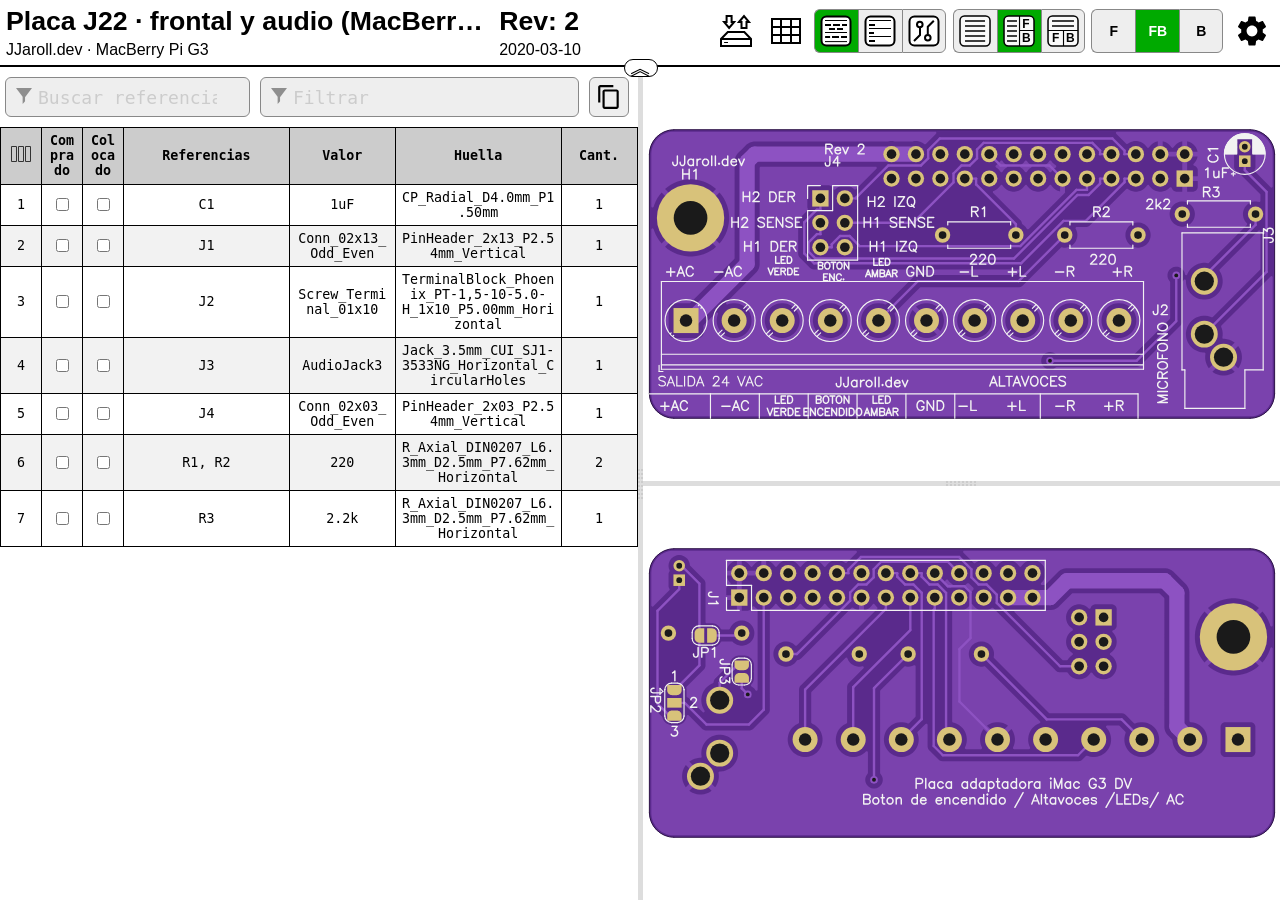
<file: hardware/placas_individuales/J22_frontal_audio/ibom_es.html>
<!DOCTYPE html>
<html lang="es">

<head>
  <meta charset="UTF-8">
  <meta name="viewport" content="width=device-width, initial-scale=1.0">
  <title>BOM interactivo · Placa J22 · frontal y audio (MacBerry Pi G3)</title>
  <style type="text/css">
:root {
  --pcb-edge-color: black;
  --pad-color: #878787;
  --pad-hole-color: #CCCCCC;
  --pad-color-highlight: #D04040;
  --pad-color-highlight-both: #D0D040;
  --pad-color-highlight-marked: #44a344;
  --pin1-outline-color: #ffb629;
  --pin1-outline-color-highlight: #ffb629;
  --pin1-outline-color-highlight-both: #fcbb39;
  --pin1-outline-color-highlight-marked: #fdbe41;
  --silkscreen-edge-color: #aa4;
  --silkscreen-polygon-color: #4aa;
  --silkscreen-text-color: #4aa;
  --fabrication-edge-color: #907651;
  --fabrication-polygon-color: #907651;
  --fabrication-text-color: #a27c24;
  --track-color: #def5f1;
  --track-color-highlight: #D04040;
  --zone-color: #def5f1;
  --zone-color-highlight: #d0404080;
}

html,
body {
  margin: 0px;
  height: 100%;
  font-family: Verdana, sans-serif;
}

.dark.topmostdiv {
  --pcb-edge-color: #eee;
  --pad-color: #808080;
  --pin1-outline-color: #ffa800;
  --pin1-outline-color-highlight: #ccff00;
  --track-color: #42524f;
  --zone-color: #42524f;
  background-color: #252c30;
  color: #eee;
}

button {
  background-color: #eee;
  border: 1px solid #888;
  color: black;
  height: 44px;
  width: 44px;
  text-align: center;
  text-decoration: none;
  display: inline-block;
  font-size: 14px;
  font-weight: bolder;
}

.dark button {
  /* This will be inverted */
  background-color: #c3b7b5;
}

button.depressed {
  background-color: #0a0;
  color: white;
}

.dark button.depressed {
  /* This will be inverted */
  background-color: #b3b;
}

button:focus {
  outline: 0;
}

button#tb-btn {
  background-image: url("data:image/svg+xml,%3Csvg xmlns='http://www.w3.org/2000/svg' viewBox='0 0 8.47 8.47'%3E%3Crect transform='translate(0 -288.53)' ry='1.17' y='288.8' x='.27' height='7.94' width='7.94' fill='%23f9f9f9'/%3E%3Cg transform='translate(0 -288.53)'%3E%3Crect width='7.94' height='7.94' x='.27' y='288.8' ry='1.17' fill='none' stroke='%23000' stroke-width='.4' stroke-linejoin='round'/%3E%3Cpath d='M1.32 290.12h5.82M1.32 291.45h5.82' fill='none' stroke='%23000' stroke-width='.4'/%3E%3Cpath d='M4.37 292.5v4.23M.26 292.63H8.2' fill='none' stroke='%23000' stroke-width='.3'/%3E%3Ctext font-weight='700' font-size='3.17' font-family='sans-serif'%3E%3Ctspan x='1.35' y='295.73'%3EF%3C/tspan%3E%3Ctspan x='5.03' y='295.68'%3EB%3C/tspan%3E%3C/text%3E%3C/g%3E%3C/svg%3E%0A");
}

button#lr-btn {
  background-image: url("data:image/svg+xml,%3Csvg xmlns='http://www.w3.org/2000/svg' viewBox='0 0 8.47 8.47'%3E%3Crect transform='translate(0 -288.53)' ry='1.17' y='288.8' x='.27' height='7.94' width='7.94' fill='%23f9f9f9'/%3E%3Cg transform='translate(0 -288.53)'%3E%3Crect width='7.94' height='7.94' x='.27' y='288.8' ry='1.17' fill='none' stroke='%23000' stroke-width='.4' stroke-linejoin='round'/%3E%3Cpath d='M1.06 290.12H3.7m-2.64 1.33H3.7m-2.64 1.32H3.7m-2.64 1.3H3.7m-2.64 1.33H3.7' fill='none' stroke='%23000' stroke-width='.4'/%3E%3Cpath d='M4.37 288.8v7.94m0-4.11h3.96' fill='none' stroke='%23000' stroke-width='.3'/%3E%3Ctext font-weight='700' font-size='3.17' font-family='sans-serif'%3E%3Ctspan x='5.11' y='291.96'%3EF%3C/tspan%3E%3Ctspan x='5.03' y='295.68'%3EB%3C/tspan%3E%3C/text%3E%3C/g%3E%3C/svg%3E%0A");
}

button#bom-btn {
  background-image: url("data:image/svg+xml,%3Csvg xmlns='http://www.w3.org/2000/svg' viewBox='0 0 8.47 8.47'%3E%3Crect transform='translate(0 -288.53)' ry='1.17' y='288.8' x='.27' height='7.94' width='7.94' fill='%23f9f9f9'/%3E%3Cg transform='translate(0 -288.53)' fill='none' stroke='%23000' stroke-width='.4'%3E%3Crect width='7.94' height='7.94' x='.27' y='288.8' ry='1.17' stroke-linejoin='round'/%3E%3Cpath d='M1.59 290.12h5.29M1.59 291.45h5.33M1.59 292.75h5.33M1.59 294.09h5.33M1.59 295.41h5.33'/%3E%3C/g%3E%3C/svg%3E");
}

button#bom-grouped-btn {
  background-image: url("data:image/svg+xml,%3Csvg xmlns='http://www.w3.org/2000/svg' width='32' height='32'%3E%3Cg stroke='%23000' stroke-linejoin='round' class='layer'%3E%3Crect width='29' height='29' x='1.5' y='1.5' stroke-width='2' fill='%23fff' rx='5' ry='5'/%3E%3Cpath stroke-linecap='square' stroke-width='2' d='M6 10h4m4 0h5m4 0h3M6.1 22h3m3.9 0h5m4 0h4m-16-8h4m4 0h4'/%3E%3Cpath stroke-linecap='null' d='M5 17.5h22M5 26.6h22M5 5.5h22'/%3E%3C/g%3E%3C/svg%3E");
}

button#bom-ungrouped-btn {
  background-image: url("data:image/svg+xml,%3Csvg xmlns='http://www.w3.org/2000/svg' width='32' height='32'%3E%3Cg stroke='%23000' stroke-linejoin='round' class='layer'%3E%3Crect width='29' height='29' x='1.5' y='1.5' stroke-width='2' fill='%23fff' rx='5' ry='5'/%3E%3Cpath stroke-linecap='square' stroke-width='2' d='M6 10h4m-4 8h3m-3 8h4'/%3E%3Cpath stroke-linecap='null' d='M5 13.5h22m-22 8h22M5 5.5h22'/%3E%3C/g%3E%3C/svg%3E");
}

button#bom-netlist-btn {
  background-image: url("data:image/svg+xml,%3Csvg xmlns='http://www.w3.org/2000/svg' width='32' height='32'%3E%3Cg fill='none' stroke='%23000' class='layer'%3E%3Crect width='29' height='29' x='1.5' y='1.5' stroke-width='2' fill='%23fff' rx='5' ry='5'/%3E%3Cpath stroke-width='2' d='M6 26l6-6v-8m13.8-6.3l-6 6v8'/%3E%3Ccircle cx='11.8' cy='9.5' r='2.8' stroke-width='2'/%3E%3Ccircle cx='19.8' cy='22.8' r='2.8' stroke-width='2'/%3E%3C/g%3E%3C/svg%3E");
}

button#copy {
  background-image: url("data:image/svg+xml,%3Csvg height='48' viewBox='0 0 48 48' width='48' xmlns='http://www.w3.org/2000/svg'%3E%3Cpath d='M0 0h48v48h-48z' fill='none'/%3E%3Cpath d='M32 2h-24c-2.21 0-4 1.79-4 4v28h4v-28h24v-4zm6 8h-22c-2.21 0-4 1.79-4 4v28c0 2.21 1.79 4 4 4h22c2.21 0 4-1.79 4-4v-28c0-2.21-1.79-4-4-4zm0 32h-22v-28h22v28z'/%3E%3C/svg%3E");
  background-position: 6px 6px;
  background-repeat: no-repeat;
  background-size: 26px 26px;
  border-radius: 6px;
  height: 40px;
  width: 40px;
  margin: 10px 5px;
}

button#copy:active {
  box-shadow: inset 0px 0px 5px #6c6c6c;
}

textarea.clipboard-temp {
  position: fixed;
  top: 0;
  left: 0;
  width: 2em;
  height: 2em;
  padding: 0;
  border: None;
  outline: None;
  box-shadow: None;
  background: transparent;
}

.left-most-button {
  border-right: 0;
  border-top-left-radius: 6px;
  border-bottom-left-radius: 6px;
}

.middle-button {
  border-right: 0;
}

.right-most-button {
  border-top-right-radius: 6px;
  border-bottom-right-radius: 6px;
}

.button-container {
  font-size: 0;
  margin: 0.4rem 0.4rem 0.4rem 0;
}

.dark .button-container {
  filter: invert(1);
}

.button-container button {
  background-size: 32px 32px;
  background-position: 5px 5px;
  background-repeat: no-repeat;
}

@media print {
  .hideonprint {
    display: none;
  }
}

canvas {
  cursor: crosshair;
}

canvas:active {
  cursor: grabbing;
}

.fileinfo {
  width: 100%;
  max-width: 1000px;
  border: none;
  padding: 3px;
}

.fileinfo .title {
  font-size: 20pt;
  font-weight: bold;
}

.fileinfo td {
  overflow: hidden;
  white-space: nowrap;
  max-width: 1px;
  width: 50%;
  text-overflow: ellipsis;
}

.bom {
  border-collapse: collapse;
  font-family: Consolas, "DejaVu Sans Mono", Monaco, monospace;
  font-size: 10pt;
  table-layout: fixed;
  width: 100%;
  margin-top: 1px;
  position: relative;
}

.bom th,
.bom td {
  border: 1px solid black;
  padding: 5px;
  word-wrap: break-word;
  text-align: center;
  position: relative;
}

.dark .bom th,
.dark .bom td {
  border: 1px solid #777;
}

.bom th {
  background-color: #CCCCCC;
  background-clip: padding-box;
}

.dark .bom th {
  background-color: #3b4749;
}

.bom tr.highlighted:nth-child(n) {
  background-color: #cfc;
}

.dark .bom tr.highlighted:nth-child(n) {
  background-color: #226022;
}

.bom tr:nth-child(even) {
  background-color: #f2f2f2;
}

.dark .bom tr:nth-child(even) {
  background-color: #313b40;
}

.bom tr.checked {
  color: #1cb53d;
}

.dark .bom tr.checked {
  color: #2cce54;
}

.bom tr {
  transition: background-color 0.2s;
}

.bom .numCol {
  width: 30px;
}

.bom .value {
  width: 15%;
}

.bom .quantity {
  width: 65px;
}

.bom th .sortmark {
  position: absolute;
  right: 1px;
  top: 1px;
  margin-top: -5px;
  border-width: 5px;
  border-style: solid;
  border-color: transparent transparent #221 transparent;
  transform-origin: 50% 85%;
  transition: opacity 0.2s, transform 0.4s;
}

.dark .bom th .sortmark {
  filter: invert(1);
}

.bom th .sortmark.none {
  opacity: 0;
}

.bom th .sortmark.desc {
  transform: rotate(180deg);
}

.bom th:hover .sortmark.none {
  opacity: 0.5;
}

.bom .bom-checkbox {
  width: 30px;
  position: relative;
  user-select: none;
  -moz-user-select: none;
}

.bom .bom-checkbox:before {
  content: "";
  position: absolute;
  border-width: 15px;
  border-style: solid;
  border-color: #51829f transparent transparent transparent;
  visibility: hidden;
  top: -15px;
}

.bom .bom-checkbox:after {
  content: "Double click to set/unset all";
  position: absolute;
  color: white;
  top: -35px;
  left: -26px;
  background: #51829f;
  padding: 5px 15px;
  border-radius: 8px;
  white-space: nowrap;
  visibility: hidden;
}

.bom .bom-checkbox:hover:before,
.bom .bom-checkbox:hover:after {
  visibility: visible;
  transition: visibility 0.2s linear 1s;
}

.split {
  -webkit-box-sizing: border-box;
  -moz-box-sizing: border-box;
  box-sizing: border-box;
  overflow-y: auto;
  overflow-x: hidden;
  background-color: inherit;
}

.split.split-horizontal,
.gutter.gutter-horizontal {
  height: 100%;
  float: left;
}

.gutter {
  background-color: #ddd;
  background-repeat: no-repeat;
  background-position: 50%;
  transition: background-color 0.3s;
}

.dark .gutter {
  background-color: #777;
}

.gutter.gutter-horizontal {
  background-image: url('[data-uri]');
  cursor: ew-resize;
  width: 5px;
}

.gutter.gutter-vertical {
  background-image: url('[data-uri]');
  cursor: ns-resize;
  height: 5px;
}

.searchbox {
  float: left;
  height: 40px;
  margin: 10px 5px;
  padding: 12px 32px;
  font-family: Consolas, "DejaVu Sans Mono", Monaco, monospace;
  font-size: 18px;
  box-sizing: border-box;
  border: 1px solid #888;
  border-radius: 6px;
  outline: none;
  background-color: #eee;
  transition: background-color 0.2s, border 0.2s;
  background-image: url('[data-uri]');
  background-position: 10px 10px;
  background-repeat: no-repeat;
}

.dark .searchbox {
  background-color: #111;
  color: #eee;
}

.searchbox::placeholder {
  color: #ccc;
}

.dark .searchbox::placeholder {
  color: #666;
}

.filter {
  width: calc(60% - 64px);
}

.reflookup {
  width: calc(40% - 10px);
}

input[type=text]:focus {
  background-color: white;
  border: 1px solid #333;
}

.dark input[type=text]:focus {
  background-color: #333;
  border: 1px solid #ccc;
}

mark.highlight {
  background-color: #5050ff;
  color: #fff;
  padding: 2px;
  border-radius: 6px;
}

.dark mark.highlight {
  background-color: #76a6da;
  color: #111;
}

.menubtn {
  background-color: white;
  border: none;
  background-image: url("data:image/svg+xml,%3Csvg xmlns='http://www.w3.org/2000/svg' width='36' height='36' viewBox='0 0 20 20'%3E%3Cpath fill='none' d='M0 0h20v20H0V0z'/%3E%3Cpath d='M15.95 10.78c.03-.25.05-.51.05-.78s-.02-.53-.06-.78l1.69-1.32c.15-.12.19-.34.1-.51l-1.6-2.77c-.1-.18-.31-.24-.49-.18l-1.99.8c-.42-.32-.86-.58-1.35-.78L12 2.34c-.03-.2-.2-.34-.4-.34H8.4c-.2 0-.36.14-.39.34l-.3 2.12c-.49.2-.94.47-1.35.78l-1.99-.8c-.18-.07-.39 0-.49.18l-1.6 2.77c-.1.18-.06.39.1.51l1.69 1.32c-.04.25-.07.52-.07.78s.02.53.06.78L2.37 12.1c-.15.12-.19.34-.1.51l1.6 2.77c.1.18.31.24.49.18l1.99-.8c.42.32.86.58 1.35.78l.3 2.12c.04.2.2.34.4.34h3.2c.2 0 .37-.14.39-.34l.3-2.12c.49-.2.94-.47 1.35-.78l1.99.8c.18.07.39 0 .49-.18l1.6-2.77c.1-.18.06-.39-.1-.51l-1.67-1.32zM10 13c-1.65 0-3-1.35-3-3s1.35-3 3-3 3 1.35 3 3-1.35 3-3 3z'/%3E%3C/svg%3E%0A");
  background-position: center;
  background-repeat: no-repeat;
}

.statsbtn {
  background-color: white;
  border: none;
  background-image: url("data:image/svg+xml,%3Csvg width='36' height='36' xmlns='http://www.w3.org/2000/svg'%3E%3Cpath d='M4 6h28v24H4V6zm0 8h28v8H4m9-16v24h10V5.8' fill='none' stroke='%23000' stroke-width='2'/%3E%3C/svg%3E");
  background-position: center;
  background-repeat: no-repeat;
}

.iobtn {
  background-color: white;
  border: none;
  background-image: url("data:image/svg+xml,%3Csvg xmlns='http://www.w3.org/2000/svg' width='36' height='36'%3E%3Cpath fill='none' stroke='%23000' stroke-width='2' d='M3 33v-7l6.8-7h16.5l6.7 7v7H3zM3.2 26H33M21 9l5-5.9 5 6h-2.5V15h-5V9H21zm-4.9 0l-5 6-5-6h2.5V3h5v6h2.5z'/%3E%3Cpath fill='none' stroke='%23000' d='M6.1 29.5H10'/%3E%3C/svg%3E");
  background-position: center;
  background-repeat: no-repeat;
}

.visbtn {
  background-image: url("data:image/svg+xml,%3Csvg xmlns='http://www.w3.org/2000/svg' width='24' height='24'%3E%3Cpath fill='none' stroke='%23333' d='M2.5 4.5h5v15h-5zM9.5 4.5h5v15h-5zM16.5 4.5h5v15h-5z'/%3E%3C/svg%3E");
  background-position: center;
  background-repeat: no-repeat;
  padding: 15px;
}

#vismenu-content {
  left: 0px;
  font-family: Verdana, sans-serif;
}

.dark .statsbtn,
.dark .savebtn,
.dark .menubtn,
.dark .iobtn,
.dark .visbtn {
  filter: invert(1);
}

.flexbox {
  display: flex;
  align-items: center;
  justify-content: space-between;
  width: 100%;
}

.savebtn {
  background-color: #d6d6d6;
  width: auto;
  height: 30px;
  flex-grow: 1;
  margin: 5px;
  border-radius: 4px;
}

.savebtn:active {
  background-color: #0a0;
  color: white;
}

.dark .savebtn:active {
  /* This will be inverted */
  background-color: #b3b;
}

.stats {
  border-collapse: collapse;
  font-size: 12pt;
  table-layout: fixed;
  width: 100%;
  min-width: 450px;
}

.dark .stats td {
  border: 1px solid #bbb;
}

.stats td {
  border: 1px solid black;
  padding: 5px;
  word-wrap: break-word;
  text-align: center;
  position: relative;
}

#checkbox-stats div {
  position: absolute;
  left: 0;
  top: 0;
  height: 100%;
  width: 100%;
  display: flex;
  align-items: center;
  justify-content: center;
}

#checkbox-stats .bar {
  background-color: rgba(28, 251, 0, 0.6);
}

.menu {
  position: relative;
  display: inline-block;
  margin: 0.4rem 0.4rem 0.4rem 0;
}

.menu-content {
  font-size: 12pt !important;
  text-align: left !important;
  font-weight: normal !important;
  display: none;
  position: absolute;
  background-color: white;
  right: 0;
  min-width: 300px;
  box-shadow: 0px 8px 16px 0px rgba(0, 0, 0, 0.2);
  z-index: 100;
  padding: 8px;
}

.dark .menu-content {
  background-color: #111;
}

.menu:hover .menu-content {
  display: block;
}

.menu:hover .menubtn,
.menu:hover .iobtn,
.menu:hover .statsbtn {
  background-color: #eee;
}

.menu-label {
  display: inline-block;
  padding: 8px;
  border: 1px solid #ccc;
  border-top: 0;
  width: calc(100% - 18px);
}

.menu-label-top {
  border-top: 1px solid #ccc;
}

.menu-textbox {
  float: left;
  height: 24px;
  margin: 10px 5px;
  padding: 5px 5px;
  font-family: Consolas, "DejaVu Sans Mono", Monaco, monospace;
  font-size: 14px;
  box-sizing: border-box;
  border: 1px solid #888;
  border-radius: 4px;
  outline: none;
  background-color: #eee;
  transition: background-color 0.2s, border 0.2s;
  width: calc(100% - 10px);
}

.menu-textbox.invalid,
.dark .menu-textbox.invalid {
  color: red;
}

.dark .menu-textbox {
  background-color: #222;
  color: #eee;
}

.radio-container {
  margin: 4px;
}

.topmostdiv {
  display: flex;
  flex-direction: column;
  width: 100%;
  background-color: white;
  transition: background-color 0.3s;
  min-height: 100%;
}

#top {
  display: flex;
  flex-wrap: wrap;
  justify-content: flex-end;
  align-items: center;
}

#topdivider {
  border-bottom: 2px solid black;
  display: flex;
  justify-content: center;
  align-items: center;
}

.dark #topdivider {
  border-bottom: 2px solid #ccc;
}

#topdivider>div {
  position: relative;
}

#toptoggle {
  cursor: pointer;
  user-select: none;
  position: absolute;
  padding: 0.1rem 0.3rem;
  top: -0.4rem;
  left: -1rem;
  font-size: 1.4rem;
  line-height: 60%;
  border: 1px solid black;
  border-radius: 1rem;
  background-color: #fff;
  z-index: 100;
}

.flipped {
  transform: rotate(0.5turn);
}

.dark #toptoggle {
  border: 1px solid #fff;
  background-color: #222;
}

#fileinfodiv {
  flex: 20rem 1 0;
  overflow: auto;
}

#bomcontrols {
  display: flex;
  flex-direction: row-reverse;
}

#bomcontrols>* {
  flex-shrink: 0;
}

#dbg {
  display: block;
}

::-webkit-scrollbar {
  width: 8px;
}

::-webkit-scrollbar-track {
  background: #aaa;
}

::-webkit-scrollbar-thumb {
  background: #666;
  border-radius: 3px;
}

::-webkit-scrollbar-thumb:hover {
  background: #555;
}

.slider {
  -webkit-appearance: none;
  width: 100%;
  margin: 3px 0;
  padding: 0;
  outline: none;
  opacity: 0.7;
  -webkit-transition: .2s;
  transition: opacity .2s;
  border-radius: 3px;
}

.slider:hover {
  opacity: 1;
}

.slider:focus {
  outline: none;
}

.slider::-webkit-slider-runnable-track {
  -webkit-appearance: none;
  width: 100%;
  height: 8px;
  background: #d3d3d3;
  border-radius: 3px;
  border: none;
}

.slider::-webkit-slider-thumb {
  -webkit-appearance: none;
  width: 15px;
  height: 15px;
  border-radius: 50%;
  background: #0a0;
  cursor: pointer;
  margin-top: -4px;
}

.dark .slider::-webkit-slider-thumb {
  background: #3d3;
}

.slider::-moz-range-thumb {
  width: 15px;
  height: 15px;
  border-radius: 50%;
  background: #0a0;
  cursor: pointer;
}

.slider::-moz-range-track {
  height: 8px;
  background: #d3d3d3;
  border-radius: 3px;
}

.dark .slider::-moz-range-thumb {
  background: #3d3;
}

.slider::-ms-track {
  width: 100%;
  height: 8px;
  border-width: 3px 0;
  background: transparent;
  border-color: transparent;
  color: transparent;
  transition: opacity .2s;
}

.slider::-ms-fill-lower {
  background: #d3d3d3;
  border: none;
  border-radius: 3px;
}

.slider::-ms-fill-upper {
  background: #d3d3d3;
  border: none;
  border-radius: 3px;
}

.slider::-ms-thumb {
  width: 15px;
  height: 15px;
  border-radius: 50%;
  background: #0a0;
  cursor: pointer;
  margin: 0;
}

.shameless-plug {
  font-size: 0.8em;
  text-align: center;
  display: block;
}

a {
  color: #0278a4;
}

.dark a {
  color: #00b9fd;
}

#frontcanvas,
#backcanvas {
  touch-action: none;
}

.placeholder {
  border: 1px dashed #9f9fda !important;
  background-color: #edf2f7 !important;
}

.dragging {
  z-index: 999;
}

.dark .dragging>table>tbody>tr {
  background-color: #252c30;
}

.dark .placeholder {
  filter: invert(1);
}

.column-spacer {
  top: 0;
  left: 0;
  width: calc(100% - 4px);
  position: absolute;
  cursor: pointer;
  user-select: none;
  height: 100%;
}

.column-width-handle {
  top: 0;
  right: 0;
  width: 4px;
  position: absolute;
  cursor: col-resize;
  user-select: none;
  height: 100%;
}

.column-width-handle:hover {
  background-color: #4f99bd;
}

.help-link {
  border: 1px solid #0278a4;
  padding-inline: 0.3rem;
  border-radius: 3px;
  cursor: pointer;
}

.dark .help-link {
  border: 1px solid #00b9fd;
}

.bom-color {
  width: 20%;
}

.color-column input {
  width: 1.6rem;
  height: 1rem;
  border: 1px solid black;
  cursor: pointer;
  padding: 0;
}

/* removes default styling from input color element */
::-webkit-color-swatch {
  border: none;
}

::-webkit-color-swatch-wrapper {
  padding: 0;
}

::-moz-color-swatch,
::-moz-focus-inner {
  border: none;
}

::-moz-focus-inner {
  padding: 0;
}

  </style>
  <script type="text/javascript" >
///////////////////////////////////////////////
/*
  Split.js - v1.3.5
  MIT License
  https://github.com/nathancahill/Split.js
*/
!function(e,t){"object"==typeof exports&&"undefined"!=typeof module?module.exports=t():"function"==typeof define&&define.amd?define(t):e.Split=t()}(this,function(){"use strict";var e=window,t=e.document,n="addEventListener",i="removeEventListener",r="getBoundingClientRect",s=function(){return!1},o=e.attachEvent&&!e[n],a=["","-webkit-","-moz-","-o-"].filter(function(e){var n=t.createElement("div");return n.style.cssText="width:"+e+"calc(9px)",!!n.style.length}).shift()+"calc",l=function(e){return"string"==typeof e||e instanceof String?t.querySelector(e):e};return function(u,c){function z(e,t,n){var i=A(y,t,n);Object.keys(i).forEach(function(t){return e.style[t]=i[t]})}function h(e,t){var n=B(y,t);Object.keys(n).forEach(function(t){return e.style[t]=n[t]})}function f(e){var t=E[this.a],n=E[this.b],i=t.size+n.size;t.size=e/this.size*i,n.size=i-e/this.size*i,z(t.element,t.size,this.aGutterSize),z(n.element,n.size,this.bGutterSize)}function m(e){var t;this.dragging&&((t="touches"in e?e.touches[0][b]-this.start:e[b]-this.start)<=E[this.a].minSize+M+this.aGutterSize?t=E[this.a].minSize+this.aGutterSize:t>=this.size-(E[this.b].minSize+M+this.bGutterSize)&&(t=this.size-(E[this.b].minSize+this.bGutterSize)),f.call(this,t),c.onDrag&&c.onDrag())}function g(){var e=E[this.a].element,t=E[this.b].element;this.size=e[r]()[y]+t[r]()[y]+this.aGutterSize+this.bGutterSize,this.start=e[r]()[G]}function d(){var t=this,n=E[t.a].element,r=E[t.b].element;t.dragging&&c.onDragEnd&&c.onDragEnd(),t.dragging=!1,e[i]("mouseup",t.stop),e[i]("touchend",t.stop),e[i]("touchcancel",t.stop),t.parent[i]("mousemove",t.move),t.parent[i]("touchmove",t.move),delete t.stop,delete t.move,n[i]("selectstart",s),n[i]("dragstart",s),r[i]("selectstart",s),r[i]("dragstart",s),n.style.userSelect="",n.style.webkitUserSelect="",n.style.MozUserSelect="",n.style.pointerEvents="",r.style.userSelect="",r.style.webkitUserSelect="",r.style.MozUserSelect="",r.style.pointerEvents="",t.gutter.style.cursor="",t.parent.style.cursor=""}function S(t){var i=this,r=E[i.a].element,o=E[i.b].element;!i.dragging&&c.onDragStart&&c.onDragStart(),t.preventDefault(),i.dragging=!0,i.move=m.bind(i),i.stop=d.bind(i),e[n]("mouseup",i.stop),e[n]("touchend",i.stop),e[n]("touchcancel",i.stop),i.parent[n]("mousemove",i.move),i.parent[n]("touchmove",i.move),r[n]("selectstart",s),r[n]("dragstart",s),o[n]("selectstart",s),o[n]("dragstart",s),r.style.userSelect="none",r.style.webkitUserSelect="none",r.style.MozUserSelect="none",r.style.pointerEvents="none",o.style.userSelect="none",o.style.webkitUserSelect="none",o.style.MozUserSelect="none",o.style.pointerEvents="none",i.gutter.style.cursor=j,i.parent.style.cursor=j,g.call(i)}function v(e){e.forEach(function(t,n){if(n>0){var i=F[n-1],r=E[i.a],s=E[i.b];r.size=e[n-1],s.size=t,z(r.element,r.size,i.aGutterSize),z(s.element,s.size,i.bGutterSize)}})}function p(){F.forEach(function(e){e.parent.removeChild(e.gutter),E[e.a].element.style[y]="",E[e.b].element.style[y]=""})}void 0===c&&(c={});var y,b,G,E,w=l(u[0]).parentNode,D=e.getComputedStyle(w).flexDirection,U=c.sizes||u.map(function(){return 100/u.length}),k=void 0!==c.minSize?c.minSize:100,x=Array.isArray(k)?k:u.map(function(){return k}),L=void 0!==c.gutterSize?c.gutterSize:10,M=void 0!==c.snapOffset?c.snapOffset:30,O=c.direction||"horizontal",j=c.cursor||("horizontal"===O?"ew-resize":"ns-resize"),C=c.gutter||function(e,n){var i=t.createElement("div");return i.className="gutter gutter-"+n,i},A=c.elementStyle||function(e,t,n){var i={};return"string"==typeof t||t instanceof String?i[e]=t:i[e]=o?t+"%":a+"("+t+"% - "+n+"px)",i},B=c.gutterStyle||function(e,t){return n={},n[e]=t+"px",n;var n};"horizontal"===O?(y="width","clientWidth",b="clientX",G="left","paddingLeft"):"vertical"===O&&(y="height","clientHeight",b="clientY",G="top","paddingTop");var F=[];return E=u.map(function(e,t){var i,s={element:l(e),size:U[t],minSize:x[t]};if(t>0&&(i={a:t-1,b:t,dragging:!1,isFirst:1===t,isLast:t===u.length-1,direction:O,parent:w},i.aGutterSize=L,i.bGutterSize=L,i.isFirst&&(i.aGutterSize=L/2),i.isLast&&(i.bGutterSize=L/2),"row-reverse"===D||"column-reverse"===D)){var a=i.a;i.a=i.b,i.b=a}if(!o&&t>0){var c=C(t,O);h(c,L),c[n]("mousedown",S.bind(i)),c[n]("touchstart",S.bind(i)),w.insertBefore(c,s.element),i.gutter=c}0===t||t===u.length-1?z(s.element,s.size,L/2):z(s.element,s.size,L);var f=s.element[r]()[y];return f<s.minSize&&(s.minSize=f),t>0&&F.push(i),s}),o?{setSizes:v,destroy:p}:{setSizes:v,getSizes:function(){return E.map(function(e){return e.size})},collapse:function(e){if(e===F.length){var t=F[e-1];g.call(t),o||f.call(t,t.size-t.bGutterSize)}else{var n=F[e];g.call(n),o||f.call(n,n.aGutterSize)}},destroy:p}}});

///////////////////////////////////////////////

///////////////////////////////////////////////
// Copyright (c) 2013 Pieroxy <pieroxy@pieroxy.net>
// This work is free. You can redistribute it and/or modify it
// under the terms of the WTFPL, Version 2
// For more information see LICENSE.txt or http://www.wtfpl.net/
//
// For more information, the home page:
// http://pieroxy.net/blog/pages/lz-string/testing.html
//
// LZ-based compression algorithm, version 1.4.4
var LZString=function(){var o=String.fromCharCode,i={};var n={decompressFromBase64:function(o){return null==o?"":""==o?null:n._decompress(o.length,32,function(n){return function(o,n){if(!i[o]){i[o]={};for(var t=0;t<o.length;t++)i[o][o.charAt(t)]=t}return i[o][n]}("ABCDEFGHIJKLMNOPQRSTUVWXYZabcdefghijklmnopqrstuvwxyz0123456789+/=",o.charAt(n))})},_decompress:function(i,n,t){var r,e,a,s,p,u,l,f=[],c=4,d=4,h=3,v="",g=[],m={val:t(0),position:n,index:1};for(r=0;r<3;r+=1)f[r]=r;for(a=0,p=Math.pow(2,2),u=1;u!=p;)s=m.val&m.position,m.position>>=1,0==m.position&&(m.position=n,m.val=t(m.index++)),a|=(s>0?1:0)*u,u<<=1;switch(a){case 0:for(a=0,p=Math.pow(2,8),u=1;u!=p;)s=m.val&m.position,m.position>>=1,0==m.position&&(m.position=n,m.val=t(m.index++)),a|=(s>0?1:0)*u,u<<=1;l=o(a);break;case 1:for(a=0,p=Math.pow(2,16),u=1;u!=p;)s=m.val&m.position,m.position>>=1,0==m.position&&(m.position=n,m.val=t(m.index++)),a|=(s>0?1:0)*u,u<<=1;l=o(a);break;case 2:return""}for(f[3]=l,e=l,g.push(l);;){if(m.index>i)return"";for(a=0,p=Math.pow(2,h),u=1;u!=p;)s=m.val&m.position,m.position>>=1,0==m.position&&(m.position=n,m.val=t(m.index++)),a|=(s>0?1:0)*u,u<<=1;switch(l=a){case 0:for(a=0,p=Math.pow(2,8),u=1;u!=p;)s=m.val&m.position,m.position>>=1,0==m.position&&(m.position=n,m.val=t(m.index++)),a|=(s>0?1:0)*u,u<<=1;f[d++]=o(a),l=d-1,c--;break;case 1:for(a=0,p=Math.pow(2,16),u=1;u!=p;)s=m.val&m.position,m.position>>=1,0==m.position&&(m.position=n,m.val=t(m.index++)),a|=(s>0?1:0)*u,u<<=1;f[d++]=o(a),l=d-1,c--;break;case 2:return g.join("")}if(0==c&&(c=Math.pow(2,h),h++),f[l])v=f[l];else{if(l!==d)return null;v=e+e.charAt(0)}g.push(v),f[d++]=e+v.charAt(0),e=v,0==--c&&(c=Math.pow(2,h),h++)}}};return n}();"function"==typeof define&&define.amd?define(function(){return LZString}):"undefined"!=typeof module&&null!=module?module.exports=LZString:"undefined"!=typeof angular&&null!=angular&&angular.module("LZString",[]).factory("LZString",function(){return LZString});
///////////////////////////////////////////////

///////////////////////////////////////////////
/*!
 * PEP v0.4.3 | https://github.com/jquery/PEP
 * Copyright jQuery Foundation and other contributors | http://jquery.org/license
 */
!function(a,b){"object"==typeof exports&&"undefined"!=typeof module?module.exports=b():"function"==typeof define&&define.amd?define(b):a.PointerEventsPolyfill=b()}(this,function(){"use strict";function a(a,b){b=b||Object.create(null);var c=document.createEvent("Event");c.initEvent(a,b.bubbles||!1,b.cancelable||!1);
for(var d,e=2;e<m.length;e++)d=m[e],c[d]=b[d]||n[e];c.buttons=b.buttons||0;
var f=0;return f=b.pressure&&c.buttons?b.pressure:c.buttons?.5:0,c.x=c.clientX,c.y=c.clientY,c.pointerId=b.pointerId||0,c.width=b.width||0,c.height=b.height||0,c.pressure=f,c.tiltX=b.tiltX||0,c.tiltY=b.tiltY||0,c.twist=b.twist||0,c.tangentialPressure=b.tangentialPressure||0,c.pointerType=b.pointerType||"",c.hwTimestamp=b.hwTimestamp||0,c.isPrimary=b.isPrimary||!1,c}function b(){this.array=[],this.size=0}function c(a,b,c,d){this.addCallback=a.bind(d),this.removeCallback=b.bind(d),this.changedCallback=c.bind(d),A&&(this.observer=new A(this.mutationWatcher.bind(this)))}function d(a){return"body /shadow-deep/ "+e(a)}function e(a){return'[touch-action="'+a+'"]'}function f(a){return"{ -ms-touch-action: "+a+"; touch-action: "+a+"; }"}function g(){if(F){D.forEach(function(a){String(a)===a?(E+=e(a)+f(a)+"\n",G&&(E+=d(a)+f(a)+"\n")):(E+=a.selectors.map(e)+f(a.rule)+"\n",G&&(E+=a.selectors.map(d)+f(a.rule)+"\n"))});var a=document.createElement("style");a.textContent=E,document.head.appendChild(a)}}function h(){if(!window.PointerEvent){if(window.PointerEvent=a,window.navigator.msPointerEnabled){var b=window.navigator.msMaxTouchPoints;Object.defineProperty(window.navigator,"maxTouchPoints",{value:b,enumerable:!0}),u.registerSource("ms",_)}else Object.defineProperty(window.navigator,"maxTouchPoints",{value:0,enumerable:!0}),u.registerSource("mouse",N),void 0!==window.ontouchstart&&u.registerSource("touch",V);u.register(document)}}function i(a){if(!u.pointermap.has(a)){var b=new Error("InvalidPointerId");throw b.name="InvalidPointerId",b}}function j(a){for(var b=a.parentNode;b&&b!==a.ownerDocument;)b=b.parentNode;if(!b){var c=new Error("InvalidStateError");throw c.name="InvalidStateError",c}}function k(a){var b=u.pointermap.get(a);return 0!==b.buttons}function l(){window.Element&&!Element.prototype.setPointerCapture&&Object.defineProperties(Element.prototype,{setPointerCapture:{value:W},releasePointerCapture:{value:X},hasPointerCapture:{value:Y}})}
var m=["bubbles","cancelable","view","detail","screenX","screenY","clientX","clientY","ctrlKey","altKey","shiftKey","metaKey","button","relatedTarget","pageX","pageY"],n=[!1,!1,null,null,0,0,0,0,!1,!1,!1,!1,0,null,0,0],o=window.Map&&window.Map.prototype.forEach,p=o?Map:b;b.prototype={set:function(a,b){return void 0===b?this["delete"](a):(this.has(a)||this.size++,void(this.array[a]=b))},has:function(a){return void 0!==this.array[a]},"delete":function(a){this.has(a)&&(delete this.array[a],this.size--)},get:function(a){return this.array[a]},clear:function(){this.array.length=0,this.size=0},forEach:function(a,b){return this.array.forEach(function(c,d){a.call(b,c,d,this)},this)}};var q=["bubbles","cancelable","view","detail","screenX","screenY","clientX","clientY","ctrlKey","altKey","shiftKey","metaKey","button","relatedTarget","buttons","pointerId","width","height","pressure","tiltX","tiltY","pointerType","hwTimestamp","isPrimary","type","target","currentTarget","which","pageX","pageY","timeStamp"],r=[!1,!1,null,null,0,0,0,0,!1,!1,!1,!1,0,null,0,0,0,0,0,0,0,"",0,!1,"",null,null,0,0,0,0],s={pointerover:1,pointerout:1,pointerenter:1,pointerleave:1},t="undefined"!=typeof SVGElementInstance,u={pointermap:new p,eventMap:Object.create(null),captureInfo:Object.create(null),eventSources:Object.create(null),eventSourceList:[],registerSource:function(a,b){var c=b,d=c.events;d&&(d.forEach(function(a){c[a]&&(this.eventMap[a]=c[a].bind(c))},this),this.eventSources[a]=c,this.eventSourceList.push(c))},register:function(a){for(var b,c=this.eventSourceList.length,d=0;d<c&&(b=this.eventSourceList[d]);d++)
b.register.call(b,a)},unregister:function(a){for(var b,c=this.eventSourceList.length,d=0;d<c&&(b=this.eventSourceList[d]);d++)
b.unregister.call(b,a)},contains:function(a,b){try{return a.contains(b)}catch(c){return!1}},down:function(a){a.bubbles=!0,this.fireEvent("pointerdown",a)},move:function(a){a.bubbles=!0,this.fireEvent("pointermove",a)},up:function(a){a.bubbles=!0,this.fireEvent("pointerup",a)},enter:function(a){a.bubbles=!1,this.fireEvent("pointerenter",a)},leave:function(a){a.bubbles=!1,this.fireEvent("pointerleave",a)},over:function(a){a.bubbles=!0,this.fireEvent("pointerover",a)},out:function(a){a.bubbles=!0,this.fireEvent("pointerout",a)},cancel:function(a){a.bubbles=!0,this.fireEvent("pointercancel",a)},leaveOut:function(a){this.out(a),this.propagate(a,this.leave,!1)},enterOver:function(a){this.over(a),this.propagate(a,this.enter,!0)},eventHandler:function(a){if(!a._handledByPE){var b=a.type,c=this.eventMap&&this.eventMap[b];c&&c(a),a._handledByPE=!0}},listen:function(a,b){b.forEach(function(b){this.addEvent(a,b)},this)},unlisten:function(a,b){b.forEach(function(b){this.removeEvent(a,b)},this)},addEvent:function(a,b){a.addEventListener(b,this.boundHandler)},removeEvent:function(a,b){a.removeEventListener(b,this.boundHandler)},makeEvent:function(b,c){this.captureInfo[c.pointerId]&&(c.relatedTarget=null);var d=new a(b,c);return c.preventDefault&&(d.preventDefault=c.preventDefault),d._target=d._target||c.target,d},fireEvent:function(a,b){var c=this.makeEvent(a,b);return this.dispatchEvent(c)},cloneEvent:function(a){for(var b,c=Object.create(null),d=0;d<q.length;d++)b=q[d],c[b]=a[b]||r[d],!t||"target"!==b&&"relatedTarget"!==b||c[b]instanceof SVGElementInstance&&(c[b]=c[b].correspondingUseElement);return a.preventDefault&&(c.preventDefault=function(){a.preventDefault()}),c},getTarget:function(a){var b=this.captureInfo[a.pointerId];return b?a._target!==b&&a.type in s?void 0:b:a._target},propagate:function(a,b,c){for(var d=a.target,e=[];d!==document&&!d.contains(a.relatedTarget);) if(e.push(d),d=d.parentNode,!d)return;c&&e.reverse(),e.forEach(function(c){a.target=c,b.call(this,a)},this)},setCapture:function(b,c,d){this.captureInfo[b]&&this.releaseCapture(b,d),this.captureInfo[b]=c,this.implicitRelease=this.releaseCapture.bind(this,b,d),document.addEventListener("pointerup",this.implicitRelease),document.addEventListener("pointercancel",this.implicitRelease);var e=new a("gotpointercapture");e.pointerId=b,e._target=c,d||this.asyncDispatchEvent(e)},releaseCapture:function(b,c){var d=this.captureInfo[b];if(d){this.captureInfo[b]=void 0,document.removeEventListener("pointerup",this.implicitRelease),document.removeEventListener("pointercancel",this.implicitRelease);var e=new a("lostpointercapture");e.pointerId=b,e._target=d,c||this.asyncDispatchEvent(e)}},dispatchEvent:/*scope.external.dispatchEvent || */function(a){var b=this.getTarget(a);if(b)return b.dispatchEvent(a)},asyncDispatchEvent:function(a){requestAnimationFrame(this.dispatchEvent.bind(this,a))}};u.boundHandler=u.eventHandler.bind(u);var v={shadow:function(a){if(a)return a.shadowRoot||a.webkitShadowRoot},canTarget:function(a){return a&&Boolean(a.elementFromPoint)},targetingShadow:function(a){var b=this.shadow(a);if(this.canTarget(b))return b},olderShadow:function(a){var b=a.olderShadowRoot;if(!b){var c=a.querySelector("shadow");c&&(b=c.olderShadowRoot)}return b},allShadows:function(a){for(var b=[],c=this.shadow(a);c;)b.push(c),c=this.olderShadow(c);return b},searchRoot:function(a,b,c){if(a){var d,e,f=a.elementFromPoint(b,c);for(e=this.targetingShadow(f);e;){if(d=e.elementFromPoint(b,c)){var g=this.targetingShadow(d);return this.searchRoot(g,b,c)||d} e=this.olderShadow(e)} return f}},owner:function(a){
for(var b=a;b.parentNode;)b=b.parentNode;
return b.nodeType!==Node.DOCUMENT_NODE&&b.nodeType!==Node.DOCUMENT_FRAGMENT_NODE&&(b=document),b},findTarget:function(a){var b=a.clientX,c=a.clientY,d=this.owner(a.target);
return d.elementFromPoint(b,c)||(d=document),this.searchRoot(d,b,c)}},w=Array.prototype.forEach.call.bind(Array.prototype.forEach),x=Array.prototype.map.call.bind(Array.prototype.map),y=Array.prototype.slice.call.bind(Array.prototype.slice),z=Array.prototype.filter.call.bind(Array.prototype.filter),A=window.MutationObserver||window.WebKitMutationObserver,B="[touch-action]",C={subtree:!0,childList:!0,attributes:!0,attributeOldValue:!0,attributeFilter:["touch-action"]};c.prototype={watchSubtree:function(a){
//
this.observer&&v.canTarget(a)&&this.observer.observe(a,C)},enableOnSubtree:function(a){this.watchSubtree(a),a===document&&"complete"!==document.readyState?this.installOnLoad():this.installNewSubtree(a)},installNewSubtree:function(a){w(this.findElements(a),this.addElement,this)},findElements:function(a){return a.querySelectorAll?a.querySelectorAll(B):[]},removeElement:function(a){this.removeCallback(a)},addElement:function(a){this.addCallback(a)},elementChanged:function(a,b){this.changedCallback(a,b)},concatLists:function(a,b){return a.concat(y(b))},
installOnLoad:function(){document.addEventListener("readystatechange",function(){"complete"===document.readyState&&this.installNewSubtree(document)}.bind(this))},isElement:function(a){return a.nodeType===Node.ELEMENT_NODE},flattenMutationTree:function(a){
var b=x(a,this.findElements,this);
return b.push(z(a,this.isElement)),b.reduce(this.concatLists,[])},mutationWatcher:function(a){a.forEach(this.mutationHandler,this)},mutationHandler:function(a){if("childList"===a.type){var b=this.flattenMutationTree(a.addedNodes);b.forEach(this.addElement,this);var c=this.flattenMutationTree(a.removedNodes);c.forEach(this.removeElement,this)}else"attributes"===a.type&&this.elementChanged(a.target,a.oldValue)}};var D=["none","auto","pan-x","pan-y",{rule:"pan-x pan-y",selectors:["pan-x pan-y","pan-y pan-x"]}],E="",F=window.PointerEvent||window.MSPointerEvent,G=!window.ShadowDOMPolyfill&&document.head.createShadowRoot,H=u.pointermap,I=25,J=[1,4,2,8,16],K=!1;try{K=1===new MouseEvent("test",{buttons:1}).buttons}catch(L){}
var M,N={POINTER_ID:1,POINTER_TYPE:"mouse",events:["mousedown","mousemove","mouseup","mouseover","mouseout"],register:function(a){u.listen(a,this.events)},unregister:function(a){u.unlisten(a,this.events)},lastTouches:[],
isEventSimulatedFromTouch:function(a){for(var b,c=this.lastTouches,d=a.clientX,e=a.clientY,f=0,g=c.length;f<g&&(b=c[f]);f++){
var h=Math.abs(d-b.x),i=Math.abs(e-b.y);if(h<=I&&i<=I)return!0}},prepareEvent:function(a){var b=u.cloneEvent(a),c=b.preventDefault;return b.preventDefault=function(){a.preventDefault(),c()},b.pointerId=this.POINTER_ID,b.isPrimary=!0,b.pointerType=this.POINTER_TYPE,b},prepareButtonsForMove:function(a,b){var c=H.get(this.POINTER_ID);
0!==b.which&&c?a.buttons=c.buttons:a.buttons=0,b.buttons=a.buttons},mousedown:function(a){if(!this.isEventSimulatedFromTouch(a)){var b=H.get(this.POINTER_ID),c=this.prepareEvent(a);K||(c.buttons=J[c.button],b&&(c.buttons|=b.buttons),a.buttons=c.buttons),H.set(this.POINTER_ID,a),b&&0!==b.buttons?u.move(c):u.down(c)}},mousemove:function(a){if(!this.isEventSimulatedFromTouch(a)){var b=this.prepareEvent(a);K||this.prepareButtonsForMove(b,a),b.button=-1,H.set(this.POINTER_ID,a),u.move(b)}},mouseup:function(a){if(!this.isEventSimulatedFromTouch(a)){var b=H.get(this.POINTER_ID),c=this.prepareEvent(a);if(!K){var d=J[c.button];
c.buttons=b?b.buttons&~d:0,a.buttons=c.buttons}H.set(this.POINTER_ID,a),
c.buttons&=~J[c.button],0===c.buttons?u.up(c):u.move(c)}},mouseover:function(a){if(!this.isEventSimulatedFromTouch(a)){var b=this.prepareEvent(a);K||this.prepareButtonsForMove(b,a),b.button=-1,H.set(this.POINTER_ID,a),u.enterOver(b)}},mouseout:function(a){if(!this.isEventSimulatedFromTouch(a)){var b=this.prepareEvent(a);K||this.prepareButtonsForMove(b,a),b.button=-1,u.leaveOut(b)}},cancel:function(a){var b=this.prepareEvent(a);u.cancel(b),this.deactivateMouse()},deactivateMouse:function(){H["delete"](this.POINTER_ID)}},O=u.captureInfo,P=v.findTarget.bind(v),Q=v.allShadows.bind(v),R=u.pointermap,S=2500,T=200,U="touch-action",V={events:["touchstart","touchmove","touchend","touchcancel"],register:function(a){M.enableOnSubtree(a)},unregister:function(){},elementAdded:function(a){var b=a.getAttribute(U),c=this.touchActionToScrollType(b);c&&(a._scrollType=c,u.listen(a,this.events),
Q(a).forEach(function(a){a._scrollType=c,u.listen(a,this.events)},this))},elementRemoved:function(a){a._scrollType=void 0,u.unlisten(a,this.events),
Q(a).forEach(function(a){a._scrollType=void 0,u.unlisten(a,this.events)},this)},elementChanged:function(a,b){var c=a.getAttribute(U),d=this.touchActionToScrollType(c),e=this.touchActionToScrollType(b);
d&&e?(a._scrollType=d,Q(a).forEach(function(a){a._scrollType=d},this)):e?this.elementRemoved(a):d&&this.elementAdded(a)},scrollTypes:{EMITTER:"none",XSCROLLER:"pan-x",YSCROLLER:"pan-y",SCROLLER:/^(?:pan-x pan-y)|(?:pan-y pan-x)|auto$/},touchActionToScrollType:function(a){var b=a,c=this.scrollTypes;return"none"===b?"none":b===c.XSCROLLER?"X":b===c.YSCROLLER?"Y":c.SCROLLER.exec(b)?"XY":void 0},POINTER_TYPE:"touch",firstTouch:null,isPrimaryTouch:function(a){return this.firstTouch===a.identifier},setPrimaryTouch:function(a){
(0===R.size||1===R.size&&R.has(1))&&(this.firstTouch=a.identifier,this.firstXY={X:a.clientX,Y:a.clientY},this.scrolling=!1,this.cancelResetClickCount())},removePrimaryPointer:function(a){a.isPrimary&&(this.firstTouch=null,this.firstXY=null,this.resetClickCount())},clickCount:0,resetId:null,resetClickCount:function(){var a=function(){this.clickCount=0,this.resetId=null}.bind(this);this.resetId=setTimeout(a,T)},cancelResetClickCount:function(){this.resetId&&clearTimeout(this.resetId)},typeToButtons:function(a){var b=0;return"touchstart"!==a&&"touchmove"!==a||(b=1),b},touchToPointer:function(a){var b=this.currentTouchEvent,c=u.cloneEvent(a),d=c.pointerId=a.identifier+2;c.target=O[d]||P(c),c.bubbles=!0,c.cancelable=!0,c.detail=this.clickCount,c.button=0,c.buttons=this.typeToButtons(b.type),c.width=2*(a.radiusX||a.webkitRadiusX||0),c.height=2*(a.radiusY||a.webkitRadiusY||0),c.pressure=a.force||a.webkitForce||.5,c.isPrimary=this.isPrimaryTouch(a),c.pointerType=this.POINTER_TYPE,
c.altKey=b.altKey,c.ctrlKey=b.ctrlKey,c.metaKey=b.metaKey,c.shiftKey=b.shiftKey;
var e=this;return c.preventDefault=function(){e.scrolling=!1,e.firstXY=null,b.preventDefault()},c},processTouches:function(a,b){var c=a.changedTouches;this.currentTouchEvent=a;for(var d,e=0;e<c.length;e++)d=c[e],b.call(this,this.touchToPointer(d))},
shouldScroll:function(a){if(this.firstXY){var b,c=a.currentTarget._scrollType;if("none"===c)
b=!1;else if("XY"===c)
b=!0;else{var d=a.changedTouches[0],e=c,f="Y"===c?"X":"Y",g=Math.abs(d["client"+e]-this.firstXY[e]),h=Math.abs(d["client"+f]-this.firstXY[f]);
b=g>=h}return this.firstXY=null,b}},findTouch:function(a,b){for(var c,d=0,e=a.length;d<e&&(c=a[d]);d++)if(c.identifier===b)return!0},
vacuumTouches:function(a){var b=a.touches;
if(R.size>=b.length){var c=[];R.forEach(function(a,d){
if(1!==d&&!this.findTouch(b,d-2)){var e=a.out;c.push(e)}},this),c.forEach(this.cancelOut,this)}},touchstart:function(a){this.vacuumTouches(a),this.setPrimaryTouch(a.changedTouches[0]),this.dedupSynthMouse(a),this.scrolling||(this.clickCount++,this.processTouches(a,this.overDown))},overDown:function(a){R.set(a.pointerId,{target:a.target,out:a,outTarget:a.target}),u.enterOver(a),u.down(a)},touchmove:function(a){this.scrolling||(this.shouldScroll(a)?(this.scrolling=!0,this.touchcancel(a)):(a.preventDefault(),this.processTouches(a,this.moveOverOut)))},moveOverOut:function(a){var b=a,c=R.get(b.pointerId);
if(c){var d=c.out,e=c.outTarget;u.move(b),d&&e!==b.target&&(d.relatedTarget=b.target,b.relatedTarget=e,
d.target=e,b.target?(u.leaveOut(d),u.enterOver(b)):(
b.target=e,b.relatedTarget=null,this.cancelOut(b))),c.out=b,c.outTarget=b.target}},touchend:function(a){this.dedupSynthMouse(a),this.processTouches(a,this.upOut)},upOut:function(a){this.scrolling||(u.up(a),u.leaveOut(a)),this.cleanUpPointer(a)},touchcancel:function(a){this.processTouches(a,this.cancelOut)},cancelOut:function(a){u.cancel(a),u.leaveOut(a),this.cleanUpPointer(a)},cleanUpPointer:function(a){R["delete"](a.pointerId),this.removePrimaryPointer(a)},
dedupSynthMouse:function(a){var b=N.lastTouches,c=a.changedTouches[0];
if(this.isPrimaryTouch(c)){
var d={x:c.clientX,y:c.clientY};b.push(d);var e=function(a,b){var c=a.indexOf(b);c>-1&&a.splice(c,1)}.bind(null,b,d);setTimeout(e,S)}}};M=new c(V.elementAdded,V.elementRemoved,V.elementChanged,V);var W,X,Y,Z=u.pointermap,$=window.MSPointerEvent&&"number"==typeof window.MSPointerEvent.MSPOINTER_TYPE_MOUSE,_={events:["MSPointerDown","MSPointerMove","MSPointerUp","MSPointerOut","MSPointerOver","MSPointerCancel","MSGotPointerCapture","MSLostPointerCapture"],register:function(a){u.listen(a,this.events)},unregister:function(a){u.unlisten(a,this.events)},POINTER_TYPES:["","unavailable","touch","pen","mouse"],prepareEvent:function(a){var b=a;return $&&(b=u.cloneEvent(a),b.pointerType=this.POINTER_TYPES[a.pointerType]),b},cleanup:function(a){Z["delete"](a)},MSPointerDown:function(a){Z.set(a.pointerId,a);var b=this.prepareEvent(a);u.down(b)},MSPointerMove:function(a){var b=this.prepareEvent(a);u.move(b)},MSPointerUp:function(a){var b=this.prepareEvent(a);u.up(b),this.cleanup(a.pointerId)},MSPointerOut:function(a){var b=this.prepareEvent(a);u.leaveOut(b)},MSPointerOver:function(a){var b=this.prepareEvent(a);u.enterOver(b)},MSPointerCancel:function(a){var b=this.prepareEvent(a);u.cancel(b),this.cleanup(a.pointerId)},MSLostPointerCapture:function(a){var b=u.makeEvent("lostpointercapture",a);u.dispatchEvent(b)},MSGotPointerCapture:function(a){var b=u.makeEvent("gotpointercapture",a);u.dispatchEvent(b)}},aa=window.navigator;aa.msPointerEnabled?(W=function(a){i(a),j(this),k(a)&&(u.setCapture(a,this,!0),this.msSetPointerCapture(a))},X=function(a){i(a),u.releaseCapture(a,!0),this.msReleasePointerCapture(a)}):(W=function(a){i(a),j(this),k(a)&&u.setCapture(a,this)},X=function(a){i(a),u.releaseCapture(a)}),Y=function(a){return!!u.captureInfo[a]},g(),h(),l();var ba={dispatcher:u,Installer:c,PointerEvent:a,PointerMap:p,targetFinding:v};return ba});

///////////////////////////////////////////////

///////////////////////////////////////////////
var config = {"dark_mode": false, "show_pads": true, "show_fabrication": false, "show_silkscreen": true, "highlight_pin1": "none", "redraw_on_drag": true, "board_rotation": 0.0, "checkboxes": "Comprado,Colocado", "bom_view": "left-right", "layer_view": "FB", "offset_back_rotation": false, "kicad_text_formatting": true, "mark_when_checked": "", "fields": ["Value", "Footprint"]}
///////////////////////////////////////////////

///////////////////////////////////////////////
var pcbdata = JSON.parse(LZString.decompressFromBase64("[base64]/[base64]/kncuNKv553u1ve7CM/u+JOj83T8b5xeNFeR8r2x/Ph5Q1J890FA9G31E8jSjD4CkvB8VxBa1mDUC9PnvYcwIRCDX0PJsZ0/ODBmAgI/[base64]/qHW8Lk2DYTr8XG/qBum/JZtGhbuyWqbTFWuaxrYHhtvaEb9sOwaZr2haDqO9gTtGRbJvO275v8a7zrULgyj69b/C4TzPk+Jp3s+/qXviM6VrWjt6gmvqjt2zr7uAranqhpHYeWnbZsR0xkce6bbtG+7hH+wGbrR0xZoBsmnpB77ocMjGjsyu7TE+Umgem4CvkBom2Yh0wNB5/I+eyo6uK+tRRfZ6nOcpumpYZxSUem9nWfiDn4b4YXRZJ2X4YpxcmfOhHlGGLsps5PgoaYYY2BYfXWE5HhsbNrl8hVq2bbth2Ac553XdtjgeGES3F294PQ6d4PA+GEOw+tk6FvQz3w8uuOo58eIFZ+xdfZprO2AV+aM7Dl2k/8FP8YDy7Xo96u09zth67h6Py7B5vU8T3OuBb5avYr4O+4TnOGe8R2s6Fv3RZYTPOQ+yWZ7nkRDfHv2w7+HWxp4Yfo9mwfe9TovF/23fC+LsbiQnzlj/6pey9dpGz4H0WBNT9uGbfhvu4Z+3r8bpW+d/aLlHvdQGqdfjq1NP/bsW97r5GXpvaeDMEFh2+CfeBQCw75FAWzZ+3BDafCwW3bWyD7p/3Xm3Q2X9W5Zw/vdHeXdDaMIbvQ0wLDaEvw7JyUQ/9E44yHkfUBVtEEXwYfg8uRMeHELobNEAZUKpVRqvueqsAmotTaojNQK8J5szRtovWlDJ6PwMZrc6asibaNWrowy+iCE2PQXfDs2jeBazgdo/gKsdqgI8cbaaf07ouIFsHUhvNnH2KMewux1jInBzEaYmxpQMFWLMdNJJTjeoRILpyHq7i7Rh0JuEzxDduFkN8V3UJItwmuOjpoZJWTgFTzCZkmJ2TcSBJ0UY+ej9exeNsXdVQ1sHGgNUPiA2AzxKpLNJUomoy/HsJmR2OZqcxAYNGakzkts1niQhlwrs4d/5NKqfsjQEC0aqEMW0yBsz4h+Pnos/Zb0s4/32crEpIzbH/1WRk1QMtYn8Dgb8+Z3AHmqCeVjCZfw+mOPpvsy5ct+k3NOfjPRe1rYPVoaiomnAepnLRaoQoR0LEdk4EM2JatEacHBYikltzoWgM4PC8Z2KRDAu4nAzgahgkArIZy3ZZgGWstTlsjJjKNkAPRVChuRyWVPO6XdTg+Q7ntJZYS6OMraV/T4WjQcYcRWws4MUzhAqMGGuBTy5purzrst5Q05ltK1Wq0FUq6FOrwZEsfoCTKDi0ZevFZAxGfqfV3S8sqgNHZQ2upDYzPFiNVBrzaQEm5CbOaLB6dsf+SalkiGXgEuNGajFxH1YrfZNDlpFrEfGmRaaJnCEzjW/NmEw5ZtefWjW+LDK5rdawCeDbaU9q6QQhV4lq3tspdwNtuTbVX0HZIh1ubBXgIbi2qlXbh3CHwZ9U1AR/5zvRVXWhcQp2WvUG20pJ61BtrqaK9QZ84gLxvbwwtK9113tuRy8MU0a0sqXYe9tqq21IJPTOgucQSbDq4G2h9fVA1mDfdBktgJZ5ftZXApDb7wNEy9aO2BZD0Mq3vQreRyJyqVWqrAWqkzkjqNapcDqHZ/B40xRKxj5rH6sb6Xu/wbzmP0P8I63GaN+PcvY1yYJP81C42BfwhjYmjq33ppJ9oNiFNqERsJo6c6lNMcxjHPaSnNoooAQZtj+nTCGeYxJvRNirMzRs6PJT3E+nXKYI5qZqHkGOeCUBqpXmiUObNO5nBJ9HNsqhkp1pCKLW+es/88L5nTOI2GE26OmGOw/DfSzJLnaw5pc0MHUdWX0siAkQ84YIHgHRfU3B1OeXuqZdEywfBdXT0oaK3wbjMieFCda6wItomiEwJ64N597XfrNZ64ffG/W0Xjdq/F8SE2TraeawF9QXX32ecFqIkL220ELck//JVW8Vup12qNJTBQztiLmw3YLTjLv4Pu4p3Gm7FlKcO4OrNH3l7RYu3tvr40TuC1Hd8l7i5MvvcYg1u6t2/1FYi8vNLBmYedUR7l8LOTCuuyU53VhUOCu7sqWjzZS2Luk4I5M/[base64]/rG+T+wb3CfvdB4647+67BIMdYLyHp+AkVBIUj5/JVruo6ZWD/HuvVfG9gr97/YCDea+d7AYX5uNeygN9FqadLnwkJq296P9CSElXs1d6P+v1fHRfRHyg5fjecUdk0J8Gf9vxL4hj6Pnwu+g/4jEM3aWA+D98EUrv0Wfw2/l6L695/7vm+G5UPkHvH+nPm88EvTL3VHiA9kN1dx4Hzz/16gAIhCANj3CjALdl4B/xXyb3/2QJ3l/wVE7kNxQOwIUBgLGjUDUmgLU0wNQMby9WJGnzGltngPUlth8AhDwKwLQMQMVmTlIJwKQKunyEUgBCDwwL4IEInxANwNPlEKEKIIWnwLQMIJLXqFnkzyEKLnX2L1EGbjd3QJDmPzHn4LPw/x4HZkzxngMMEJAJYHQgfzHk0Nd0YLEHUKUK4kHxAJUDrQ6x7jYKoPEhoLT0kMMIVCYNz0vjv0COoOYMULgykPEKQPug0BiPQKIPiLCIsJ4PIJSMSIUMf3MLEKSKiO+AYL/zUJUFH1N1cKbx4Ek1oPgRT3sMsJ8C0NFm4kSOw17lKIZhaPCJASVQBFHzqO0MBC5Q8J4DKJcON0BDCiLivyVjKBj3Ugil6L31/[base64]/xZhqM1OJNvzvyaPCWVJ91JWZOWKFJpib0L31IlO0KRP2QKFxIjz71GR6mwLBWHwJPjQF0CN+VmktODnLklPnztMyRdmtKQjXwJI8QOnZKb1PxsOTPjO9MPwFNGOzSsPH3P1pJmN9ODPkMXGdJuT9N5IdyRQKBfyRU+nmI/zCLzIuSzIqM4AvzpLhQLPPzJJLMeUjLSO32AhZInPLI5PxOEBuWEBHMdETMX2zRJlTMdCn0VImA7OAJNzDKXOzQF0xNr19IQV5JhPzX4H9LjxuTvKbM/2zQdLRJZUbJVJvNpQinnIfNpS3OzNDMXJZQXk7N8l3JLU5T+BDK5FtI3P3VbIXPUM5SQpzJ31nOgvfyby6j0P3QPNjwHMrOOTFW3PdPrJ/MnLyObNpTfK7NKAAypILwovRS4DQqIvVJZT+mwoHLHK4oIqNIwpdIUAEuQoJIUBgrQIJXgr1M1TQujOlMYrNKPJAtoqvK/[base64]/L2L6q5JXjIsNS6rKu7GaqCCTO0TAoapHX6v1PWoQJ6LzIMVCpVKGN0MFNMRSpEBMKrNlO0vEOsNnO5NGrWLKtNOuNSuqTQvCjupdPaoqsmMuo1JCWauGJj3zU/MdPGuzTBqetBvUvBuCt+TcrIJhuauCL3NmuzJeIyNGVhqepuWKo2u2NUG4oIIhv2WJvYM+PzXJrGuCqwuwMyrptrNptxGwoZvysPO8s4Hxt2u2K5sRvyP4oqs5rjPivQJKIGqQzdPmpiusr63ppaqTPMt+s2vUKVoKr2tnOw1ZvUBOvHMlqiqmKHMNVXJwK+sFvVs7h/[base64]/2co63Eg3XcsQbQfoqLzrlFp9P4wSGvM0tk1WnvLwZmnvKsu01tnAu/JQZIcIYVKV3qC5SAqlLFPwdIeb3+0XGoY5pfIM0mCkqIYEZ4v4fM0Efb2EbZm4lgtrwi14FYaLlUsc0+D/IUtoK80xPXNkqUyqOwqJs5I6N0YkcEpnOWM0dHOLO4YBD/[base64]/[base64]/[base64]/eGAQTvc/aGANPlD/aQ/g+3cQ6JPUBXcPNQ6w5jMHY/d3cqbNaHfvf/aKA0A3TyJ9fdco5TbyLw/o+o6I8d1YDrKLm0No+UHMzEEoQXH3gdfWkpisJTzTfZijfY4I4nbiBA4PeE/BkgJVLiHzb+AU4OiU5927dNE7yk/HbI7v2KHYHU9E87cnZIOnfY8tH4/nZPdkvY9tLYow+I+TZY67fI+UFJ3ZdY4U5wWMLGXc6tfmi8+Uu4+UFNcI8C7EHmnYSo9Tfc+g7CXC+s7dOA7CkBnmjTVI7Tbk8Tbjek8byKtKGo/WkWGKF5KKqsN6jY6KrCgMI/aphDbjfQ/y/XdLbi5o/vfWlrYEmwODZLMnaawilbgXAXeq+65sg6y3bje8kg34Im9vZy6qPX0G+LZG5U8+gLbjezYPe3brfs9dZ/ec7Y+A+86i5b0nb0bc4E7a4STncW3S6qV8gKDO8ncS/yHmg8Q658/c6u/i8naC4/yG5LbC7FUSNQ/QOsI+h+6b0bcY484VGdfAtB9c/+4h6GJw9jzC68hDkXeO/mnQ2G604e+QRwP06g5A4y+UEbvK+U/jfk+p4i5k9sUk7bsSP6/Wh/Crcg9a7Y4Tte7C6LaJ4a88ia4VB28DZm6tZmPF+++a+Pby+3HDYqI294DU5AMA+N2097dl4Y+3cM5T3WkBAl9/andoIQmB5G9s8Xc58W1e+fdt/A+rfO9t7h+3ePZt8Z4K+3Ys/N5p80/1+8hT11egf1bqlBP1zsH/cbqsJKsHJmLbdj42uUOj7g1jabwddbfPsii5rHNg9Ned5zM7xvbZcl4VBT6Q5jML5xWL7jgSjMC4nz8jPfY/wb1A7g94GfLb6p6w7KEBm4NJQBAZ6w78+fPj6qSw+8iO6B5diE9YFejSalob99f8EtAC6L5X+w6m8GYPbn6w+1l+bsYT/8Be9267KH7y6w532u8ZU0C26v+Ahv8ZZ0839P7L4UCJMN/n54cP7Yf8Kw+b7Tdy+3gT3lhzX67Ve2+HRflFUgHcYqiYnBonZzo5chO+ftP/orF74kF6uf+T/uwBD5kYw+VGOBmCQNxIdPOnZZ5NeAT7DByBwBVXESVT6uN2SWcAGCoHJIeAEgaCVRiDW/6ZQ6gPPLOESS/buxiQkvegTwAo6TJ+BXAApI61eiToJBSHfgAeyUBZxIsyArlA3n7h2YYOPHHNNR1UH3JRBScQWDvCgKUDNAMvEHBflzZZxXM/[base64]/QxnJDq8J7xbAyUPfV6NlV8DTC5BCkPHgsM+EnR8Opww6I8I2Hf8womeXwDcJaEaDh45w7/gJGMHvDwYyA22JYKaAojQBJ/OUNDzhHPDv+jhdwRCKWFYcqRZwwTLLBi4XUkRhII1JwXMzfBUSRw5kYiO5H1BWBDQ29FtEZCmgtuDnUIYG0ZAYwFOrmKFDIOlFLQFOyGUUfEO/[base64]/oN17jUjTBoYhbmBO3FdC6q3EFQgsOKCDt4J8o8CZCPmjxowxC/daHhIdGKDfIR41sWLw8RWj/[base64]/[base64]/HMYyiVRP8/YPsv4OHJwFGck4VKQGCTUYahyAYfsxAQZM9nr8kMunV2QCDdKly2Opcx2e/SQFuEuUz5XOQlX77ItcBbATmYQJBLEDI+9GXyP6ORHG00Z4kgMcbxDw4UEJQ80OXKOq7XCx5F3C5D1MmJXlPpM8skcvOdwkSqUskseiQSunbzqR1BObtJKzngikMejD6HnMKmlzRen01iYSKnl/4XJj8yopuORE3y2xpcuefUNOTVyBUr07+VshK6WFoJZwseseXtlHihifneOXZM1HhRtY5Q7qSJPnn2y15ro+efNAvDlTjCqDVnuQ1WEfyxeGEQqS/O7pXCXYcZPnhDg9FEKBuYdUaYAstAy8GFBI7+VSyukXhixLHXBX1AzacEuFkM7+ehDV6RSEIB6U0ZMRkq29ZxkHXBZvHKFAMOp8i7yBNOwVPSEwuC1Ri/1t44LAQruZxozz0VDo/eBC4Ccb3baKKCpXE7+cUGoUZTrJqCxnliN264KXY9chCPiNQnQgYyrxIOF4sHyUK7FABAJYSMwVuxQl1wl+eE1plBLx5NAxhbgo3SbyACnkM+SVk3lf5ElTioOHeNsXjzuooC2ES/MKUAK3FBS/+dSJKVmKJ85Si7hw1WHVK/x5iqhQImaW1KvUzC45HoirG4LZ4t8x/LJMfkpE3hcS1/L4TYV9K9YTXYvEUqYVRtZlZS3eQm3VjoLhFzrWFIxGyW3pRFr8IRUkukW/xJx8ixBf3R6VzjwoqiwUjtDUleQXufeLGCVNwUGK8yjywhSYsVLnK5FFi+ueQh3lUKNiuM/[base64]/EPjOQLcUyRgyN+QARVW8qDVya1GdcKTUbRJ1eaplav1nXTqF1sa8dcXgiGBs51YMFNa6PFUDcNMgamEVusXWrqYYHopNfEQjWZqBqgsS9aysvQCIeVyIk1fAgzVzrmiA6ndeoG1UMw9GqE21eqp/XEhi1Tq4BQwiA3druSuM0WL+sCU+q1R90HNWSKsTDjR8r63dRsVvW7qBEgqlMehsA3Iy71wgSlQNJ5njDdZLk4YCuVDmFBVxq/EiX9XBGUaBuDGrcXRrOk0aUxccNMSATCiMbg4go9lfHFKCGRwN0kounquSz3S/V+ypjdJo9Fsa3Ys0XpbJsU0HQ5xCmoOEprnEqbclb864Tpu6gIS7YvgsXiSII2SaCRucAoB6Lg7rrB4wEUZeVlom5wHNvwk/qjKs37LGMkIqzXDNqWVxmZLahCav3pnlY9NxQEQANzthqa5FGmypspsi1NwYtrouLRrAS1UaGY1m1xUxo7jJb9N/GtsZaPy3GEHWuW3pXRtFhZaN1Cm4mMcpU21bwRNWzkXxoy0Ibwt9WnJEZvigFqdiYgSZXbA/UXEPGPC5LKJqG1+b8tP+D1Qiv63cBnNbxLrZASRHNF2tBWmZc1q3FcbStKCCjWtvHKbIJtEWlcsRtgZqIxhpA0tL8HrEZYi8gyK7cCMrg4J80vUTjoIBu141MIePT6DspuTEgXUCoyjUMhmVE1yiTQb7Rul/mPkeoLHb7Z5GPlQ69e32gGKpTJqg63tM0XZdmj+2zzvtV8JMr8k+3XaCEKS7NC9qJ1/RMl2aTyAH1x0ENxy2eRHY9pbzootkYyb7cUB0UOoDo7g9nTvF7bopVo/nfMXHB8CnsBdHYdHXjoQpc1CdwIuDkXC26SpvI+eb7a7n4UspuwUhVXV2wNTqABc1bVXQrvV7ooydcu4nTMoHKfQ2dccPnX3kt1ezCQRJQxSbvu2EgXtNRTlPrsg5CA+ovy2/lrqZ2ypldgeH3Tgh/Sy7CQvuz3gLu51s7GMiw14uig5095td6u6ypoAYKh7mdlymnXBx12IYQEmepnYjBIWtz0dqjFZbnQr31dYd3wUDRhAj3g6PY43LehLvB1A7xy6i/7ejpEW51k91eb7b3uKxO7327egZcVhUDecm9kOifVbuF0KR4ds+h3UjtcrqEaBPxdHatEx35Z+l74kXbbH7qN1g95QLPfE1N2R6cEJ27mTSvGGsUNFH7cch/1pnucIJXwmPSVPc7rCKRAu4hJNJUnopOJq7XET+W+kA9H9rKf6X/uj2cpd4R7J4YpFApAqX9Pm2lD8LQJwkOYsGNJU53y5606x2hNaigYcp4gyZcB+EQ5QHkYdpxDlCRRhzwMuKy+spPA5EsC7UHzKWEz/fAcikOUUVyBpYTwbmXud/hH3WupQe241jo6YhsAyXpHkEGzA3GgerAbiB87FdgijGaWwkOZ0ODGh5idHWQzbd5tDlKyXtwUPQhjpk7RKX3jMPtCX95ozWnAu4IGJmZehsjo6MP3GVtDTB3OgwdN4zDa6tB1g//[base64]/Cl2RhS/r+PDN3js8vgynkJb6HrjnOOE0wdhNkcdjEzYw9UfV6OYEj5xk5hipxMuNgpGJyKbjlANpG5+BmOo80YskUnuj5nDo9wxIPr8nDfapTIAdw7hgVJEWX/[base64]/sy3pWxnrhWzq5c22psjTb5zBGwZL6unMISJgQI543WZLOzMmzE6NVntMdWQZOcbR1lZBkTMQHzVE6VlsoprMBmnl452M0+b7EaTCW7SqdS+e/[base64]/XlGZmiB2Z3udlj+jpaJjBCcrZFuqx/BHNiWopuWZq3lZ8zW2mZa9HLMeXFB3xoc6NrXP1BdtrlBS9pj3Eqawr1whTb6avPCaMtMVihdFaKqxWIrAcJ5dFbSurCIryVihTlrlwux0rTl+SIpESt2XtLq2+K7W122LFyTtbfyzZVCvKHlFtm6S8obUlOasLhObYe5upNNXCrjzL/jJaCBLiAtLJqq7RpzTsWdkZ4ircxY+iTLZrMljdPJsms+mZVDw0a9xcZilWBrXwmSwDBEk9XpT3JHqR1YtOQbcrcFaS+tYDUWb7GBiGTd1tqtfrZtlV6ay1t8trVgtwefS/tdiuvQP1Jl7uWZYQb5ZrVAY4ZebC9XvzWlxWRDa6MhvH09V4SsG9De/nJKZl5WD9ejZXnVZwO8xXBUAvm6yYmUhNrpc8Y07RjhlC/[base64]/[base64]/[base64]/2qzHQsa7JebTyOOLZ2VGWjmYdQnpHx1sxydOsfMWhHOSPR7I+fQ7SZLrj+obfccfiDkH/jtx344CMBOm7ij1h+E8eNhPu7ET4J/A94ORPfgRLAxwdrnOcpqHd00KzAYgR2b8HP5/aXEItO39/[base64]/dnfOmSNz3uorMxd4vpZDpxlDC8voYvSXEL2Z/A4hBUuq5aOBQFs+brSnGXHxCl5s/SbSnOlQuo0vKbHp3l/uazru7bV/47OSCqL2FyAgGfiuuIBc2HnHOJOTFuIOs5F3y4ldw07nrmEVznKedK5+XgL7YM7e5ekGq5+Th590WUKdOb93TnIzgn2cFSrGelIyzgYz559XMlcL4As9VnuvsOnzhWS3i5S+vzZprn11uhLnL8rXIN8YR9Dzj/xxpJ97qFUZYGu20cIW+yT9IuxpvehK01N+dNIJaPRAX0smeIMjdGto3lce/U9A7OBvqiTQ5hmuYC023KOAGmty5N+iwW6NM1yC9xkSUdNM3S0zRe27nP+DRlzbpc3Dl0xWEG3c2vpCSnXyBvchgQqTDqaiEGPBYR5n19bA/3+JhmAU0p2aFLOFut3/D+oB2aPfRP63wCwt7W/mFjvL5k+09E2+PoFrC3rM60X24feuU9VH7wt4kJ4VDu5+v7rzUZZb2FvF3oMy98TbA/UPko02oDxjK5h7nC3TA1wtNBIKe8j3MiA96NDA9nwD3nUZ3Hm+sk/v54Q5gD010I+1DYkU7q95sjONcwUNKgOj1I/MyKScPVsLD52n0uEeb3tgnaNRcI9vvVB2Hpj5+mtQnlCPKHhFGxYw+xghF5iGI+x5BQ1PpozuLiUp/A+ZxcYjHwjz/gQ+Qflikn3t8+8A/fEorQFwT9VIi2QZS3524aRCGzi/PbZUbBz2oRmf0vvckyIl668dd1ovpr2j/GLII9HS/XiznDyF+DfL9gvOtP1yG78/GEHdfz2zzmYI/ckdHAjzz1+7sc5vPPVHtpPG5LJ+eHYWx5N1xOi9CePB7hIj9tMUF+eKvujnD6TKqEdPBh/U07WW9IGSe/[base64]/HZ2vTvBT9dyw+4SQfL4Vj4da8lL207LH+97kMe9T2WP0QaQYd7GzDX8syX3FGe9W8Lq9cuKDYOuL8/aCcUFobHk58ZycP4Cq7zZE50a+zvC4VTpFI1+LsjT1P3XzsgF5k+Zicv77+t3bSAe658svH9j55e88CPXC437JwV40+uFFv8TtLyqQbpUGcron2H6SF9dXvPipz71/0UjfBOFHryN17vYSdyfdy0n1b6l+U/CuX9Rn4gVedvce2rPrP3z7rI6+pfw3lDmb38JxRzZ1vUX3H5B+/eA6G6bArL7Dox4gBTf2SmH818+8r29fn3/r4N7sBvfDrirq95IU2zJvs/6f794CaJf1vk/3n3T2K4UecjDQMvsocgwSqw/6/4nkv6JYr/JvJ/Hv+n5D84fFjvzSPyLvT69e89EIQn697tjs/meyfwr5Rv++RtyfP/9nnp48uLiDpR6fdNicQQAvPzTZTfHD2Sw0/NNjLY7SEAIR94efbhv9xvTvzgxfPbqEd9ieUOl7YVycPx1lh2QxUICuJXvzr9FYQgOj90DRXww8H/C9jf8uQAnwG8Nvd/2L8+/[base64]/gFV3qFx9IIIaBlKAcghAW9SoK4h1+ep0X16glf2R918SoMSCTnBV3QCvWMoOo4kA36EGh3+W5BJ0cg4vypRQqWr34wVAPpkHYmuFoPDdLXVry5kszKIPow8QbH2f0CYDsw2CxjAmD81RoXYISMItKogA1dgttxM95g08Ua0gLP4AmVUJD9zuClLaz2/[base64]/SwSAnQdkJEBtQ50KZCGPdUOdClLZkOdVnQ0FXI8aQoiWJC5Q9h3M8bPZYK7kSHBBmVCgBI/iqQ4wjWUVlaQ3qBKoxZK0MCBqguIJmlMoReXGDvXZ0LChi/DzyLDVGNIMLDnJIoPSDZoYVjlchXOflrCswxElQYZ9WsPSxGg0/wxCByTQE7D+odoJxRiQbMNOd1eJsI0A+g/gjtJnQ3gGrCRg+YPzCKwuYMUFnQltlmDJgw4J7CV/[base64]/Ai3vCcjc2x7UuIouFQZVxUZAMDxIo/E1EGI/0JoEuDQCygj2g9fUkiSsXkJyNIRQC1UZIQxuisC9xNZ0ODzYV9TWcEQ9/1GU+I4yNAIB7eoQRDuobSNZULMRWHEjm4SyLtBQxcyKZJqRAlCSMDoeoRtszIvgS/U9VaiLy5/[base64]/4Ho8ULuiuIAjRmjGUJKPmjOoH6KSiZo8+Rtt8PZ6JEBAY31ya47o06MOF54GEV6jSBcSNQQuyT4P8j0Y90hdEvI7GPqcEog0jTI/JPGMkYIdJxCxjJGCnV3xSYpCHJj6YSmLpi+4WmMdAndVqKJjWYt+S8id4dQ1rYqJayM+h/Awbmos0YwQze5Xg9NX15ELNGNFM+4ayJwQAFQLkY9xIwWMYDkdU9nEieYmX2YD1PYKOhhiAmaAskIos40nZBdXtn8j7YZ/VNj3QhfimMTrdmMKgtjAHmVj+MWWOYlGYoQ2li4BOY3FiUo8GDtj6hY0NehK3QbiokWY38RtiOYiOLK9MoSWOa53QuOI3BpYjvkViFwDohVidHQ8RFi6+Qo0PF+Y4KJ6ganPOPhF/I/[base64]/DmVjh4qoW4xBQ8eOYF8GI2OniEPX6CAQf4xCN+g/JFeN+ApHLhLSlgol+Oek2E2WBXjd48wSYTzYw+JwNJ+NBI5iqE70NPiABHYOkSrwxjGvjxE8PCv574ndi2CL/HhPo8cAyuN/ipoIxKnih4VhNQYBY0E20SYEyBOLd1E+BPkSmdGiLjiFErQkoT5dDePkSvEivmQTlhbxPRiPANmLYpPEwOPZigk4SJaFKEziDljY4+xKqEj9MeOPp/Ak1nViSElhLCF2I3WIXjSnJRW8TeE+aXySpE3RKaFsk+eIfitEhvQdjMjNthdj5E2JPdilEn30bjVEqaAYU/YzROWgA6EWM3iykhvnfjV4+aTHkAEk/kQiRk2gkASEPdvxLiGE1Dx6TjQmhIhgOkxsLcSWkukn8SbWPuBRjhpAAUUgeFcaM35AmHhWdhPoZkR6gA+LYCSRlRDrBTFTkl9krh9k7tSbESdCoVuT9RF5IlUpOdgADVScRfXY4iEbzkgJjKSTh2hOmHEWuS9BBBAYJgUpJGcBKwAADNEAJgECh7IdKC/BmAQgNUYvbOtEog5ALKDNZ0bLiFEhxwFKEkhjwdFJIhMU7jAl1nlHBDyhYoGlJxTiUkqAkgpwD8DYg2wDQOxT8tYOgZTuU2lJP5PoElK0gCIIKFnAMUxlIKliPXwjxTvUSZBlStkEVICgxUtFIlSqU/FL9RmUuVIJS+xfRXpTWUslPZTpIDKF1TFU4VJih5UwlOE0+Uw1KjCIg4GzWCEQlaSkJ7zOBzuCcfWuwUZnU+oVdTnJBkMWB+ZQJX9Tfg5/[base64]/SOUkKGxArYbgkyEPoflIAywiIDPBgcIMSDZSWIByElTThBSHlBEMkDPgyCMgBwwzSU6DJNTcMgDM8hkWJDMtTqMhDNIzIM0qFVSf04iD/TPXbHxIyygEDPUVaMsjNFS7INjM5TZIbED4yhCOjJMg4M/DIkyBMlVKEyYMjKFAzTQcDPQzkM/jB6gtwQjOYysMtKF/SuU5TM0zaxHjOQzxM4zMkznweTIBISI9rzs96MZTPCsR0VSltAhEzRRoErCdfFtBMIeyWE1MoNPS8zVtfEEx1bQVBGE0OsEnRCzHMj6EdcAss8Uo1IMZBC8yrPYzUMUXM+q2bgq/W0CfREHd/[base64]/VLlSbsz7JzQ5MqDJeycMt7J+zrJNy2+zjeQVNlSdMo1OwzKUjjJBzzPJVMtSHsvsSFT/[base64]/cfc1FQUYzs5FJJy4crlLIggCa4SKoDUqnKVICmfgE9p0c3TPFT2M8PPvR7wFCzEB+UiPIzzo8pPJhy9M1PNEz+IdPJVyaFbPNLzxYW2HpzMc0nLTzT0MvKxFs8ydMbyY8yzIBza8sPOLy8qSPPOhncOVOjoVhKvPzzQ8/TO7z9kAUijzE87PMbpc86fOezO8sfI+AJ8jPIvTm8yOGsk88mvNSgU8kTOXzZ8zfPnzY8g/OHzt8qBkZzbMlL1fIaMwQiEBemPGhvzalXjir9XkPjmmiNYASH2zHkbnldE2YEATF1F5V7S2B7808lNAJJEAtLQ1uU0T/zflXc13TKYGCi/ypI8OTWFNXX0n3YN1G9Ue5x0Q2ge1O0W7TiQeXBYWNkT0E7KXEsC3QXRRcCwkAgLupIAr1CuAYPK/TAcrvI+As2IzPC4SCOVPYK72bwBHyWCpfLBBjeDgqPQs8y1KdYRC7YH4LF8ovLYLu/ImXwL+Uj1nMhYwSyHbyMcnfLVTZCsEHkKUMXpn5SKI1DMBx9ChfM0LhM2DPcBdCvQVGAdUrhW4InBaQrMKrst7OUKSMyTFsLAM2sXcKz841Lrzu81wq0zcXAwrsKSM/[base64]/[base64]/iGSxpi5kuzyfgEEm+ECikUvBLrs0ouOL+Sy1Iix4S4UsJKrMhou5K5IdEtaKWS1CCcgcS2Uq+BNS+koMt7imdhVKqcoaxXJ1S4wm9KJipyEZKHi0oFdK+IOa0NKwOY0rtKO84ksdK0IXkotKKiq0sFLMS20vULk88Yr6LxXX4AxKMnflOSd/[base64]/[base64]/ZECro2UypDALK9yvCrPK79J8q/[base64]/HzwKBcQWqlEPXUWu7yWa1zDd0dy2MoBghaoQAEhZa30AuK3dNQClr7xePQ1qZQfH24kdkXWsJB8QA2uxBFUXqDNruaqnJVrpayZAtr/[base64]/TtgVyPetPqD6t7Lui6gM3Xth569Ovbrb67OvtBwdGerbrVa2o3nqx6uksbqf6efRjx86/+ovqOMq+pTqv1O+t3KM6nvV4An6oSEH1z6j2vfrH3EOvfpc6yTHAbla9urQbkG4VnR1DOfOrwagGgzKQxZoXBvXqEGqUXNgyGr+tFKlMpDFgaEldBsDrEG22E/rRKpSqHLfQL1DN1ZA/Op4bCGuWs6V0defl4aiSbBoKAzdB2EYby6xBskbsG0YGPrxoKRv/T26i5LkboeXuEIKI6mYtYbrIdhsorpGgSDDFz6eBvvrVa4xp0bQSj8uZqMef4HPpRGt+qlE7GixuRLF62hpZpBAbBVfryG+8U8bnGokqgqi646iMaQUJRp5gzGkJuwauUTRW6xs2d2tMbCgaJvRofAbBsHSPGlAVCbQMpjzSa/OFJtvzH2DJpwDgmhBD8b7S8eusb4oUsSAZ7Gu2sWMim6puobTSy+vCh8xBvQyabdNJrnrsGg6ESbKxGgkFrum64S9hYm7Bt6YOmshvTq6+WxsZgSm48rKaB66+zSb96u2qc1Fm6Bv4bOG92DB1Z8tpux8T9bZuwa/oRZuqaJmrkD2ad2GZrErv6+Zp/pgRYIx2a9LNJrCgLmvRuYrOMnqCmbAG5Zo1gFRbumeavKjhplAw6O/DSbos5DMo1OBDRtBb1mwFvDgzmqQLBanQLZqQboWsTNZQQW45ogaaBSpvWw/mqxoHrJNNJuVd1M3wmxaiWlFv/SCWjRv5JiWmckJavGhpvXLL6ylqcaaW74DSa6gXFtQr8WmynZaTGiBordsWkOE5bXGqjOZbNG+jIC0pmuIvJavgSlpyNxm/[base64]/2xDtNaygf4ETq0Ok/UM0gOsOp1qcO/2vw7/JODE/bcOw/CA6t2L2tg7LGrltvaKOzKCo6wdE/ltqwOo1ttaT+DDtxKvao9sZaT24dv1qdWgEEYleocjsVqgOtiXyZxOn3TibFW/kkj1aOlxsNai6ylo/igOljtxAZOgWuE7NOrlB0rIqjKuAagGY2v075q8quSqBAAdr1YHUmML6jdzbEWmEkjRaNjMVCaYQ5gLoiMgAU78lA0mjjahBD7U/[base64]/1W/[base64]/ekPsb7Qksbxb7I+nOoT7O+wIsnCCPL2A/1wE4vsH7AiVQr2hKPPUxr6KPeeBDNNkLcnV5LPdN2H6IAm+Gr6i+1fpE0J41Bm6azfOT3UNp+wr0yEkDTgsgwCA4/qLj6cfgBZJdPIBMZhtYev1ZwwE7eI9hRfNfqgTu+0T3q9Q+mn1n7pA2eKuw3+8OCH7WcbmFeJr3OfshJa+h92/75+3fpw8fRQIrZIIA6Rm37kB+mHg95ZOAcZ8zQWA0P6EBzQKAF54M/tZ8FkSAyv6bCXDzuNQBh/qoCdoO/tdxX+/v1QHsycfoIHS+tgZgHFTAAaYGCBx8InYaBkIkDcVyQvvQGlcTtyPic63NxEHJB0KlHsAbD/uJ9tcrftYGN+xTBHdsCNxxCw93HWWwHF+owJHioB23PkNJBkygICBRSQY3Rr+wzwMH1+QQeBMdBogeYDeB0NxP7OBwN1witKwPp9c1CQwcYGfTCQZdd7BxFmwU3BtQaVxQhy/qkH7BZT00GjB5O3PpF4vQeJMcjUAy0GHsGgRNj0hxTCyKQBnfotNomf/vwGnXG6RVJiB0QHlMfgcwwoGrbQodh9ghi7FyGx+5wZ9NMhtePcHUhvwe8GDIQmT77ABnRkiG4h+/CEHjeReKj6LsUYfIHohm7KSH4hi7Au7DBpQcxMw6QkxX7FMLhSn7wh+Ya8CBB/IeWHqvWsTkGEhyLUL6zB+U04gc+mofMZOIbgYaGYh/gcbwX+n0w2G8h+PpiHBAvvu6GFhuwZaGmnSYd0H7+kYeCCkB5kEUwCIn4f773siCMCKjhiYcPxkasvoX7FXWN345shvVx2HHhrYfezYBvYeRGOBuYfezfBn4bOGHTcKHX6rBmwnFd8R4YeBNJiW4d+GdGIYkgG3h8Vzy9jcdwa4aERp4b+HgRmcTAHEWPmm0M0R/Jyy9oeONjEGGXGyiFGCR5J3xGlh4k0ZR6RsQfydePEEZCxKZVEdxH8nD4cOG1PdBxMGghr9QqGSXA0e0Irh7UdWG7h5JzZG+hlweSdVRrweWxFR5fvcHV0W0Z9NBRmZ2CHAnTwbj7uh35Gf7QCR7OGYEaaUf8H3nMTx/6/HHEchHoHMIeVGm7GQcNGJR5i1FGyjYUdTHM48fpscpRr0ZlGrEWPuSH7neMdBGV7fjVpMMx7u2K9DR+Ub8de+3UegHu7G0a8KSB/5xRG3Sc0abt6xisX5G5nKox4H/7WCMdHixqIZZGCx3OO5GdGNL2lGaRxFhj7c48YaQtCx6YfnHruYoagswh2sZotZhhMaGt+xysbqoshrUcUtNh2EbmsQ48oYccHR5LjYsrbDAzyHZxjZ27HJxjZ2rGzRz/rAtZhlkZU4wh8MZ0ZVxhvsBHxTfrHaGsR+SGPc0iIse/MHhmEb1G2HUoZ9xLx+U3vRqhkrGsH4JyAcfHvzCCbyIXx782fGPxo9DSGPx52C/H+hlUzCGsJrVjv6KRq2336sBo0elML+uIbPGZTWYa3H5IaEdrFdxkCcL40RtViVHSx283pHYxnhHpGSRznAQnYJxsdI8t448cpZf9SsZyR9x8IbeMaZV+LAnGhMzmzGlmC8ZlG2hR+PknzMS4c0ncxsUbWHcTZcY4npkKIdYncB6gcYn5TeyZLZOx0LCiGqJnaGXG/xlxizGPx4ycL6WRgybKGGRu5jknZx6rGbG/R2HAj70+tijvxPLeEfApFxlBm7HsKlwZQZIpqPuqwCJhMZSmjxyEfywPw9PreHCphgbD7isIqahTvB/LCknHR7LC4mop+Jlqmf++qbITP+nfWImCplYa5GsR6Oh1GWp2un6nih6OkimoJgej0ncpm4ZdHep2fMCKtxtel8mzxtekDGJJ2ul9HOxhaZnHex2unxHvJ0QxEnqpn8D0mSprhUUmQpwactGgJjIjHozppaaGI9J+aeOo943qfChMR3Ka8hfJx6dOaJxgkYcpKp0/uNGjKf6Y2n9FZcawmq6Xyb2niDTEZKmnpwydhn1J7SfOmHKUaaun80HEZAEGeYch9j2EVCyrJQyVOOT74p+nRUGKiZKaJpYDcmfLHlKImbn50UN8fT66gaupIpEpw8ixw0G4dAIn5pgciPHVplnUum/gbyDf0cUFSfBnk8OozwmyaPAfamAx7fpKmCZvwfInNyEybFmDh8LkFmv+OFHEnWxxtBWnWx5cm1njR/NAZmqpjpFL7kplxE3GkR/[base64]/QU0q4EgKD2Mbl+7CyaxrAk+adjZOFMkX6Ei6ANpdK+hJSFiKLLqHXnrFTec74t/HebzZICEBYPmf6Jvu/w4yU+ZyZ4gu+cb8BULeEvnuB4dmDHj52BadjryneH2yQAxE0rYXBgQLATV57efnmj2NeZgW3TP32L7G6euISbGfEhQRG/5ijwwgTY2tkvQCAthbXju2dCZgXyFrkNoHMFxky19CFjD3IUDYveZgXfQihYD9QF8znARRfAOjFjBF9X3b8oOMZxv71F7Y04XWfZRdTiWFwr1YUI2MTHgHpFmeJoWIAiRfLiDSSWAI8vIE2LAxMoa3xVCLDeEn+Nq/VYcvYiF8KC9MpFuKDdNSF+xelCzOSxYwG/qauNsXZcLHyvmol8JftFmuN+bN92DGZ0MXrfaMw4XAZqXwyWbIPheV9M41Rfr8v5F/UUX+/V2WX7SFxrxCXTefxcVRuTMRdF9c+FebKZ1fU+Q+8GMSgbaW5DWPgICmloBfAXCvOpcdhfxJJaqWxjX8S4gIA8pfNkwl8gix9IazrgQRi++p1zigl4nxSdruNHugWsfXI1fmzF+Lxz7ZlsHy1M4lqgOKk7WUxcZ9fI4Za2XRfa5Zs4t58PsgX/FvmPd5KFhz0gXgFwr1sdzJvZcZ9KQ/7iOXPPK4yBWHsuoz+XF+2Un7G0lzLy8XhWLJYc8BF3JcoGoV7BZaX6/ESzkMsBDD0scS2Spdy9Y+/Fd96Clhpf79XloQ2OxwB7C2GXMlggKLQSVnpdZ96V7Q1uX+/CtF/mJ0CvrZWNlwFcuXF+oEKLjQVuM0iWlliANUgX5vlbN9JHQvhhWVvPE0G5dFrPvxqteZFZv7pVkPsKWqA8VY+9sV0X2FXlKIlYFXMA/xc7BCV0lZ76SVq5hCIRylRfhXzB+Gol87V0gYdWW4qBdF9KYaFc5WkAtmFWGIVs3xuUbl05YIGTl0VYwH2Ebgb9WlPT5YGWo121cZWNvHJFtWOlm/pFN9eSlboHwwkpaIWD3f/qJWA1h5f8WfV5pd1XmBl1dEWrV8Aa2UOV0NYzWclxeYI8q1kxaqJtlvBKW4zFwN1iWa1/t3GWgVwN3lXI1n11cXWV/t1cW1lmN0UcTfGNadcQ10ZaddO1yZfUHYVHLgXXxB+RYHXA3GRZhWa3E/tpX5TSuB3XVV8xnyZeY9FdXWclktf7cfjLecaHM12RZvW+TbxdaGXjCldoG0ca6tV8nVh02wVzDXda/WVxaf2bWmnRBZG9GmDU2fnX/BhcxMcjMWN7WCjTZaDWShk/vXXGjHWS3X317pcVWb19M0PWsNxeM1Wb1pkIUW7RuDcR8pF5sttWyN8DaxXSl7YegsX1oQaP0JVrtZiH+jN5f0xGN1/0A2BhgpzbWLTICEFWENgyGjNe1/[base64]/+mLb8cH1x5ZwcQzLdcnT75yVfydIFvTct1q1ldfydN10rfgcQV8zdHsSnA2PjX8nQJZw36tu0yc34HGRcfWmnSrcYCyNmvjY2/HcMwS2stjn1PXAnWrb03kpF73E3oxgza+W/HERb25MNpu1W2EuTRfMZF5Wk3w3BnLrfG2WLRg1C3OIj4zI2LQojcHG0F7rbHsf1jrbu2A41reYtYl5babtytkzbO3UlwTftD1DWZcfNIFx/[base64]/bZQYr1/zY2MUdzzfyw8tqRcKnAzanZ53C+TVeywGt7neg3U4tZb3oQ4oFZ30KNyhYHokNlnesW72EXcHz64t7cHzad6zZ2n/d5NZdI6Fx1YrXQGHjdc2xdfjeNWSdvqZIX9d0TaZNTdseR9jNd43hu3g9oynDNld1PYlXfdpPct9Z1+Paq2MEGPbQJ/t6yhl3fd6gmrXi9segsWWdqRUgNHd3xbE369wBcPIFdhzfN2A9qunYW1du5WaXw9oyjZ2+t/umb3JFuPYb2T1o3dr3GAnXbobbdqbc1QQ439ZZQFltbayWXdLTbdX+6C9Ld8vV6XRdCY/L3ea2bF7na6Xl17dC53i99LYuXfdp/SON191fati7NzCji3NdrmgH2ddq/c/0498/dr8jd6p0wDf9nlfh5w99GcXiFd3bdC5Zd0kmYWWd85bSJHd5ySmMB1lfJK3fdtA4A2ROwUiJo19vvbBR/drHbIRYDj9az3NyPDaNgMFqg6aNutuFHjMddhA6AMjd5A/h42D/9dSNTd4raQXIDvKhc2NwdxYGoJLCgLB28qWraN3OwGeLt3pD2fbj2yVAtZd38VOA6N2VDj9cZ31Drjn12c12Hxi3biKQwV3E1gxcF2DD+MyN3dDidjt2PViVYsOLq//bRQbD1/zsPN9hebj36gGDYuoj57eEOWNYUue3gI12xErnL4PYzq3ZCe7ee2FocMwKAhZweFos01oRbHhbVnXdxgzVuw8EO1lltU8O3thaFx2wj49cP3mNjaGgOENq6E9WRdhaHIWYVso4lW0mCaVX54zSI/j1Vd0g6S5AakH0oOsj5ffJ351Jdfo2uhdo5U3qdhaF63PN4o/oOpFmo51WaNsaCRX+DhCHiO42Ho+zUQzO3o52FQftbGPC9tjfZVNjyY503Y9y6Az2Kl5BdJ53Nj9daORDeVxb2gj/eVkMGufw6bxBDiLZdkTq9TbGOFAMXcmPplkbzChvDhWQeO6Scvk8P2YYI6CJM4gdfBOPjSI6X3HVmI8gliliw3TXQ5MbZmP0CVY4+O3jkbY/wMj4Y+QUPNkfdjl6D+E7wF7U/7rszgYxAhU9FgDsxVr1o0GUWAWQuk8VtAcWlxb0Va36JiFCMAtRVrIo7L3HUVa2SPzd08i6PBinwkFxq7iGrYLAx0e9+m3dGT4aLlP+HZKyS6pTpoVk49zQU/pVAcINVPYVauiKmgTVK+tSRGVHZPsz4sgjX4xTA2UEXsohCrpMiu3PwxxAlwEr0xYzT4GJ8YEPW8IuiBI/h29PK2ugStqSetSPMEgz8Xq0itgxVEY8cQbwC2qOXOGJvocamOAslAYGOAnhiGgRJjPWbaNl7UGu4SMwj9XT3mdOM1aNizVK2vk7FG/WMs5xA/gBD0LO9TiyMCEx6e3uSw/Ebl0HZIGe7syqohbXvLzYSns61a289bpFbL617CMkj89OpU5QsvBHCKuz4BrHPyemPNZK6GP2v1Um831oXO1zpc4gbNzmc/27wwXs/XO7aqc8POhzuDo27L6k88HOB8gc++1ULEOqvPgC7c+Vqrzu87PO6Okc+AbHzrkJAzHz52HUrlqv7svzSHfqNCzMhDXrWihzcC8zPfkKzwXEOu03rPFYwZeM66wLxliLOCUPcWPiNyRC/[base64]/EvlgJqraAg+AkGNAXLlMBOBHLxMFCumCaX3sI7uo8AMvL6+S+WBhLsy+mALLtyqsvgruCFCucgLUQaBYr6QFCuw6HkD5A4r1EASvgGpK6SA/LkkHSvKMIK+KAbL9kHpBir+MEivmrhADyvvAWK8AubM73opOoYzT1Kz+ewglGU7GlroUB0RBIvhEr6lK3CS9T8EdhF19UU9ZmlrqxLCabR4TRCTZKFWpwn8tPuIpFeToc3Guv+I69iV1FJkShiKvQrI6Ifo5LNQZgY50c1Fu/C6Ka9YRF6866psb8RWS4Y4GTGuiWADQOj9lH8CZP0ZVxUaSCLoub3Ekkri5ncA1UvThi3rtDPSTXr6r0Kz0kvroxGFs0G+AHVhdZJmIXOwqQ+vCbrm3X1+Lz84Mz6s3LAyaqbiDmDwQ6jIymhJ0hFqeRmb/9upRIMUzLjIjoTm99bGMCGCHUaW/lGdbhzlTuZq6NNBFfbIIiS7jb/0iW+jgvG2drkw24GW4rblM6W5/ay4CS4qvKbwgoDBC4Yy7SuXKizsyvGrkK46v7LpkDLxnLjq57YYrlYBdadbuWu0b9bwZAjAArwUAaunL7K46vUwCK5tvkwaK/cuer0W/JSnb30Dtg6gMYANumQD29Nvvb94Byuurjy4DvDgVq9KvHbry+Xa1NaO7dv/Luq8CumQBO9cAcr9O/qhCrjq+TuQ788+Iive1YIGuSszGQ160srYOgubCbbLZkKsUaCmyZE5C4sl5shW43cB7rCPVCe7q8PwvJsvUPTdYhVi5bumhai7y4ssjbBEUaLr4CUTTVgDWHuN76rnyz5E7e/vdG71XBRu17hJJCDsfBC9+h0vQ70zPKOAxzaslhNy7fRr6r/iayAI6+/bvcYYwJIsOu9rKTciqIe+08Svfe5bxQMrWLEE6HQG9vuYhCB/ZPL7lh1O8Kuq08VirCPXWGilEg6iS70HgqRq6kH4tysRtQ0DLKB4Hw2OV6oH5IRcR2Eg7MLjAhCh5/vkoUpxSR+7wB5kT7Y09mHvkJAtXYfidXfHJuxbgetxg1rkOGQyBHo6GnKNz7m42knyiBpvh+UWeH3ProMLKkflar+Py0uwB8+DxRHpR5lBOwQR5Eqa7swvDuZQcaN8u6+WO4LvPbou6avA7woAcv+AJy4rvkwO2+DuHb0O6nBDH7EGMf9b7bHzvjbyy+yhrL82+TA/bux/avA74kHtvPLjEE27wYZK+E14Bcy98eMr/x6yvE7jq9yulCbq5WAHHtO/EgSr+qEzuon+bpifo77x9qvEn+q8sfAnw4ByAy70J8OAq7lx/0eVqlYMiCG7tPptSIL501iU3LTM7JLNRcJgQuPZvjTNjO8fqM4FhNY+7GfHM3i52uhnzbUQTVovp+tFAdJLq6elxG7RK7mjclQ2eXYYGPaf49QG9lI9xA553utnT9Ai0Xtdk/2f0LvU8WBEVEROQRFIMyZS1uHlkiee658z2fuvhJ56+vTRAqJa7lDHqX4SbCfqOhHrPSh9BfjlOhKLO0jG4MuePoPZ6PDyEirrT7rUCF5TN93MOXF6MX7wWISLowF4AisYFM9rZjAs0AhfDxlj1eece+8ZPcqX0Hp1obDfxHJeTh1051i9CKZ/kxozo5/FhWL/qKTGrw5F8i6ln4TwBv2TxlUwitlV6Rd7LAEAARSaAAACM6ACqFahdAAAHsSAGsBAB6wZAFrvVq+u6vys2RvW4xi+Y3gj1gCxWUNeX/PApAKnWEmADUGC1Pnnx/xY14fZT0aNIdf/S1IlI6bX3bNdSPXjwA6w6mRkFGjM2c2Gh1u1U9Xv53MxdOSgSdYJNj0lJOsk5143ogvXdDFG9iaxc1ETmnYA38N6fy66euQDfvCHERte7ioFIYLhBCKHoKC3vYRspjnHYV1dhBQGDxcFhCig8Bm37YW09k3yTXrfY3nUWM1q38tSjec0KfSKAQ3jAXNhi34N/4VJBU/DZFx35ATne1hNyI8W6RBN5Lf/8pdlY7Dcit8xFi3816OS7HzKRrfT2fDld1l31aC7BJBKt/rEx3tPTPfq33pkkFICMvWnenEIoU9c9JfAuffP36yWhw70ioXXetRboL0E8wtzrveIxAR6DeIPwsVMFU0yN5zFRxct8WwAPpD/ALFZSMWP0aC3TjNAsPi962iqi3943ePFHJFpTd3svszeyRD17j6vX+d7T1cxdd7feLjTgrte4YO/JPEdaP2Tvz1nM+I312Ptjnngj36iRPf7OWfuF5+P4Lk4/R9GD84JBP+D+/etKj2CmEZPx8R/wjuA98k+1P8gpQ/1xD7NnSEPsRSInhP0oHo/+sXZiY/OCTsHtgEu8aEx0Nwfd//fyhHR/gKFPiwzze6PiMWaM9eLYGhSW9N7jR0tgT6AGc3uSj9/yf6VSkG4yPuJFM+gQS5PGiYvrT/mFYuRck+484bz77fFpPtizfbP8URJfjPhd7zYsPiz8/FEvzRQM/PxDt/fylkMXiKovdML7vxOdUbjq/wJCilG47Xd/LxYdxd2HU+YCgyRU48P8j7y+S33TjqpQv4j4MkvPg5J3ZpSVL6UZ5ifj4m45vw4Wo/Bkaz4dqQC4WTW+yv1z9lI5iZb5shXk1b5QKMv2aXZRCOYr7XJaP4D7s+EaXt4O+xeYCgJsu3pKWzgYUtN4PFbvrLum/spOCj9eRPsqRuZ4xcj/FmrX4b7Y5yi1N/+/zSAL+zfzed6XS+gSg8Xh+pvhr59kwPwJQy/Q5dgEh+h3nyX41Qfi75xlsuCz7Okb3617Ll4oR94w+t6uL6TedeOkeQ/Uf3TgZ+JJcRvKFjqeT/eJ3JJkfdecvnMTHotvjz8LFsMbvUJ/gIv975+xFQ1CI+tgar8+l+SFMWe+KfhX/1F3vwcWl/9P7766Fxf8b/Z+R0GN/wL7Za2GO/DfkAkvRefwFODUR3iSU6+/FMkbe/oviMRuHkPkz9lwEIVymOcFvxng9+vvp9+9/mvr36DhsfnnRdeACUYEZ1zytsSyLw5IQF8/73IOEDeU9S+/+TJ36D8d/CxaP5s+ufjcgT/3P2X/XC3YYP4ZEdP+zgwhmv2X8OimAMGHR/NO138LFt31CWo+G/jH/u+91doBx+QPztSNf0/zgnKxAfxiTr/e/379WFyvt2B9+5FTH8U09vxN6Z+2OAbQd/AmA8R7evv236H+nX4CV6/yhPv+y4D3gAmMJQf3f7Ggi/xN8t/yhZv8JFYfxPWuAeXL3+LwgPj17v/IfuX9zh9/saMl+e4Ir5U+xodf9I7B/3OHH+wvrj8xFK9Bz3pP8NoHPocRLP9c4BLBi/ov9BxCADq3qv9//uX9N/vZxLcn98NvjlFafpgD8fm/9T/hCpj/[base64]/[base64]/dd0hhA+WBuQi0nUDCsvu0zgeaDowXWgJVDWkiCo+wy0j6DQcgaD4Qb6l9QX/AaIlVZXUl6CD0q2ElxFzw2wmOkd/o6CMQbvhnrgaCwwh35c1LaDl0pMDalBWCFQSVZwbm6C3gfaDobivAcQWGkHQRrAT0hukN1GZAgQSMFUJCZ070nRUW3iaD50i6DTRDOC1AVu0invNY0ModFA2kJBowbEDFKhECZQMQNQiluD06nuDVwVuC8yjuDpMq4w+hkd0VwVpUTwa4D/AXLUn+oMw1wfRlHwZeC/ARTdnblv03wfRkMIEJAjZIkCPwb6BfwU+CDwdI8vwf+D3wXw8lMgDZVMs+DI2n+CABgBCoIVRkYId+C7asBC0IaeCkgdGEunMNIAMoUAd/[base64]/[base64]/[base64]/[base64]/QUSjJcoGDemMoNjCKGDsoBrZBctGiDSCTpA0fqCYwb5ZLcsmDy0QmjVYWFlTQTANcYQWCoPO7lqwaRDyfN7k60ZaCH3EqgiCguCUkdRBNMpnkB8tyR48jH0SkXOd68jRBRHnTlYSmBhR0VWhp0eoDMqhOjD8q/0Z8tDFN0RZk7wYBDSIIJBd0QPkj0fOjV0UuCOMpIY/wWh4F0bHkl0SK8rtDkjOkfq9SHAhB5GvPcR0MF9xsvMDSPvgoHYAoj2EE6DmNPxoAvP4hqERscoCjzdwMYd0AQYBjx9DgRleMAhlZECcV6HY5NkA7ArpEq5PfM8guIOKIsMcW4eENoi/5IfRKzqAMq/AhiQQbGBHmNr8RNACDj+h4pkocuhoMSBje7oqBDVD/lm0IQjS/pMgf0XBRLOKdNp+CwIOsDCZGePXhAhBx56PmX8Y5Dhi7PkvRfnJPAEwfQpoYthjCMY19BICpjs4IYoEICRj8EVRj+MQ1YYhPRiDJLtkRgZkJwMdgowCnYEzMdQo+WKxjuIB4ocjBxiTpNRih/kMBB0EXAtMe5lIQapideI5iFEbP1XkufQTCOPdISLJjJIWIEJMU79hIeJi84DO9k1FhBnkOciM/pNZm0M2j41AljBPgB8BtJRjQseKIArGoFRgPR8+/uIjIscliltBYFcsTmIuNKBjMsVv8WMSFiYQGDA94WzJCsRGIAtJ84+hGlj2sWzJG5Gf9lMQRjKscADs4DljWsfX9osaDJSsZwR/[base64]/[base64]/lgcTchhMbdIQULAVs6CV5WcL4iBqBcgMsQji8KHnj9pKjiEKEdJQfhtJo8LLih1IbI0kO7jE8fMDncfsgKcVBjmdMDJxEY3jbwh1iO8fIZacfzJFdO9JBMSIht9BKi08SXj99qeh/[base64]/ja6OciKBAni+shdj7MdHoBMR+j0CYqQNhtzjkCW/[base64]/[base64]/ivcbFiHsD+NPCc2iNxjNj/iTRY8STJiznM3jMifLZmjIPi2SYpg4SBsTQSZjoZLCTjNieViNnHKSj8YwUqAKQCoEYzVfUdqDcIbmYjpF7Z0yANQeZi5CAHCjprcL/Dj6NoTbwiZDr+v3jOPid0C/jPjVMrhRBSJaTpsjwxWIbSha0tWDuyB/tWQsWCcWprNyii28jpnllTyNECkMPaTAyZ5DrPtAZLsY+lzgavcTkGGTxoNPi+UF7ZodPiBFwce0uUiaxw/ihhRqhpU0vnmTnKlhCD0SqBTpn/E84B4VcydYViyfujkIS4VyyYEVvCuIVGyYDh8ySWT6yVEVWyZwVnKhxVuyaR5z0VmT/CmAxQir2TdyjmSOCgOSckTOiPiuwhVoDUV8QJd0wQAkoLykp19wCkiixFUJKXDkUKBJQ02OnWTSkW9lKiPOSUapB0/ishIMSjMU1yRBANyWPQtyWqo5ilok9ydOS10Zei5ybYIiKEuT1wAkpLydF8XyRejw8lbB7ybS4nip4BqSg5p/[base64]/[base64]/DyjoaeESyaZCsp2DIlGIETSMBiQFlgUx4IAtpxSaVsh/lnWEYhOQlRgnv4ccd2B2aXEgccU/[base64]/DSROaV3VjlvzixaVV5luHY5w6Rh566fnSladatUKKsSx6VMt72LEgU6estgadMTH6RgMKYZvTYaQR4CYZzSh6WMsk6TzdAfHQ1YMZ/SqAiJQ46b/SpfCOxT8YAyYFoEA1AkPTJ/KHSIwgHTgjKLTX6WH5i6YUCj6TAsW2DcFsGTMV7aaX42AhrAG8Y3TWfNFpKGXTT+/[base64]/[base64]/[base64]/[base64]/JqYsXJzBdAjgi5cOyh/[base64]/nSgcusDyvJIlF5RGtyd2E10L/[base64]/[base64]/[base64]/zrRDTU7osIKioQ3xboqhQnlM9UPEePy4yWZcOzuYA3eh71XKeHlhMAe09KNnl/BeT0IkXzyNKXQwhNHCRgkbuCDziELByeryYhQkBDztELsQCpxEev+d4hazztHps4AhZJllzsEK7WnujfOTOTfQGkKsLpHBfzjkKhGkUKwhY+z/OXAjc3GIAjSdrJBrIZpG4S5ib1l7ha4TviY3JBgw4dSTTjM/[base64]/[base64]/YgSWN4kkJ5DMcQKiBUOp9DhYB5h2AaLqEdUiXURiLqctqicRTyjxRaNCZcYZ4HqGyL0xYit3hUkoQ8UH1qxXrD4xSHSRRY0Sg+r+AZLsWLCxeGLNRZRInYS0LufCOLn7J2LPPJmK8oe7AAOUV5BWJjClfJxEzoR0S/PH2LbbMWKLkBsKlxRh5F5JMKr8f3SERUnCpxdD4fhaYCgEevSLqJnCXReuKIRRJCPRUD4sWIcIyxdD4bUQ1DvRSWYw4Q6KsfCQQiChcK/6ZWxQRT+KvxdiL+RU3UFRaeLBwLJCphVL4rCLNCIxQswzcvyKnKlHCIxVwpjRZuKNvBnskxd8So/FGKlhVwtFsDZCC8eSQB/JhKgRUosIcODCESQP4FkTDZWQkSiMJWaSCRZgtGcFTZKxdb4ZxaHZEJROggCq+LUJe8iOcSn5+kEyjjCDLlpYWyLsxZ8BUGTuLdLrqKYKoY1wRFShPhQAsnRXqk1xclhmxbgSlfCcJc4bBLvKSKKxxdvNncLCLbxZRo5Jc2dC6bUZM4S8LgAnpKk4axKYKnaKj0sJLv/GBl3kRGKwtAoDNJbGLEHPmKKPE8KlxLsLyfCSJVxXZKafG/CSJWsKyAgRD9RIRLWfGFLoYcZK3GQRL+icoy/[base64]/[base64]/m8xQPGahohPV9rEBR5CCDggRxEbANvIqg0DJAC3UW/SD0JAD65YMts4HqJwJL1Bq5RyYbPulxfkauhexA6JdIhcYAlrpISuR5lZUWSMB5bZyshEUtTmiDISuTORrfM3oJJDOR3TtVD7jvqoPMXSQlUBdV9VPPi5+KfKMVOfKTyKfLoLDfLu7q8tz5d+oPYGSEkNJpiT5T8tP1M28GeK/LJzL7iquU/LLZmqJT5USEtUaPd1Vp+pxJWw9tVnRYfALrFT5atsULChdT5ZQYe1M3d9VqJZg8H2pEFccpdSZ7wr5ThZb5RRZ1InWhH5faI71NRZX5TpYh1CZJXcOGF9VGp9ysruJrzHuZT5TpZlnJfL2VqhJ40CgruFcGlJkGlzmVgijsFbQRT5UeJ8FWw9/zj5k88d3cFxLEpZFeI0idpQqVJPQq/TE91v4korWNugq0uROJmotj9e2GorCpJwqmuPQrr5cAq2svIqlxAArystIrpVN19ZcPQrN9g/KlFc4q88Z1BbQO8EnDEVyT9oj13FQdkvFXp9TFQlg8euni2sg9LqRDYrJ7lidGFXEkQsn2YwlerxbQDgoTFY1kzQJRZ2/oYr0lepE8wh/[base64]/[base64]/[base64]/[base64]/q+xBbhIHp/rvxIN1Xue3rzPDphi9RGFpxEvdYlB0xVFT6IfMv4KndXPqbgrbrFYAXr0ag/dUDZUw8uRvqr2cWFxdUkLVQa3r+dQEBBDdHqT9Z9hEHI8lOBVwbVQjWIsstw5sutEqlDZwzO9WbqZde9BudbYbpoNfrHcM7rWXqXq8lXWgJXgaQTJMQa+kFIafFSlgVoGEYT7q/qAZD7qvdaEbjBAfrAeqxj0sL/Lu9ayTrDRsryHKoKjDYXAkjI/[base64]/[base64]/TUSarwtmaFTQEbojMIaVcAozGjbSayBGEb8DSpTjTbxwtgnWz2ddabvhPHqJjZObpeoWaxBGOaVlbmbmBJQ10ujjqqhAIz09d2bJ9aqbySumbejfjBd2eUbZTYeaJ/CMbi3CebmzdOaPANcaJTbQgKDW3rFTUoI9dU0aJOcgbibBVljAm/[base64]/[base64]/Yh1bmbarasarta6LIralQn9bk8JTa/rSLM7reTal4eLbnNc/[base64]/[base64]/b1UGY7pHdoIfrVe81NSE7YhJuqIHdNh+7TTEC4tyEFrftl/Itj0UMDY74kqcF+Tq7b4kviFCIhg6ctXmTMYsU7AcP/aR2c5bVjSjbsnel5brSfF0QuQ9y7RwkVPHVRsrYE66TW46Ion/d9re47WTunbzHSg8SjcDF4nbQhnTOA7wnUzdL9e31AbXTc8naAlkHhch07RbhUku3YkHaFaxBCzaB7R066brnaV4t46JgGE647c9ItnTYR7bYy81nUo7U7XTcmHX065TfM7BnQShr4tc65Td/aiHdlALnb07nNbWaboelbvHVbaGnRI6LSvUkNndpSN7dk6bEsnh6rb5bi3BTMUQmU65TR/[base64]/WK/aMorUlNXYbbxXWew/[base64]/[base64]/[base64]/[base64]/xGO9IAFw9LbqoAbbou93HrU9tvqLK8eXCRQ7uE9Y7tRYEnundyQHF9SAFk98nul9yYCU9anoB9Or0b9fbub9Wnp799ntZw+noJK57pM9CPvl9SPsT9yvv99Pvt79TXpd9Ifpx9HXoj9mvuj9hvuN98fqG9q/rKp1PrT90Xri92fogAagDS9xHtI95Ho1JQPsaR0QNb9b3sK9YhAM9g/tK9i/q99y/p99SvtR9G/vs9W/thA2vrD9Dnr19Bvtj9/npP9vvrsAo3o1BVAGp9M3vQ9BHvw9mHtW963s29BfqL9tHtL9+3tg9zHobdJ3qI0tfs49l3r7dceWskK6Pu97ftkAYnpkETAY/9yAD9QggFsQrvuH9m7tU9QPpoDmaucq4PtjA+noDKC/vappnucAK/tq90VQD9C7pyQ+nv19O/p19UAf39igaj9hPtgDpPvJ9R4ErADgCNAqAcbd+Htm92HrZ9HPq59fAGW9uHrp96HsbdAABV0vY/6svbb6UZrSk6A9P65A1yARA677jPeIGl/ZIHAA2f6VfRZ7e/fIGckNj7lAx561A4f7NAyb6lfUgHyASgGU/[base64]/IOWAynJFBqYOiB2YN/+1EDe+xX2BB5YM1B1YO1U+oNa+0P2bBpz0H+jQMtBuP3aB1EAdBw4O4AY4OpB3oNc+i4NWBmwM5B24B8BsYOJIx4OTBrwM/+3IBzB//3+Bz4PSBgkM/BjwN/B9YOAhvf3AhqIOghnYPghhP1HgKEMoeroMnBtIMIh7APZB3AOVewv3UeggPqBsv0Heiv2kBkABxe871cenj19uiqmPUtv2Pe2tiTusFCsBpAAbBP4OR+td1mAf71buwH22+yUPzUhUNFUKH3f+mYNGevEPvBgAOEhs311ekAMeBgaDqAcIONB6AOEBo/27BiEO4AXQP6BpINzehn0OBzL0PsoH2+QOKoHU3UN6eoqilBt4O4AD4OVBr4PIe2QOFe60OEdAEO7+8P1Uh7YNG+p0P0h80PRVVAM5AWb2eh24N9u3qmVUwQO9+vUPBhnEP0gY0Nhh00MRhokMLBooOxh20NAhyP3RBsENwB50NJ+kL0p+y/2xe+L1Je2/15+1EPOBz6mO+9X1Bhg0NiBz30mh4kOLByMMWhlYNWh/T1xhjYOUhxsM0hlMN0h0/3VhpkNHBnn38+lb2u9AACqtgdsDHPpGDpEH2p41LwARYZHD8/teDvgfxDNYaWDUYctDMYfnD9YaXDIId69zYa0DaYb995vo7DEXqv93YeS9fYfFDckEHDgYYnwJYcNDv/tvDE4fvD04ZkDT4d09dYYaDDYffDMfs/DbQY3DFvpw9BHsO9IEbQgZ4fyp4PuLDo4ZvD44YrDk4YQDa/sfDs4efD88FfDiYeXDH4dpDLYe/DbYd/DRwZyAWQdsDlwYS9RgYAA0gL7cw6FAwI+4GMfVeGQwzBGKI3BGNw9GGkIy+GUI2+HqQ8xHVw6xH1w+mHOg0cHpvdxHeIwJGhI/2G+3c1KCw0OHxIxBHSI0aHQw3YBww1OHZI4hG5AOoAFI/GGIg/aG+Q+hGWI1+H1Iz+G/KpmGkQ3YHdI7N7BI7h6Tw/lBRIxeHA/[base64]/bn6vQ0/7hI6i1CUEjpESkUGlAIuBvAxNG5fdNHMowlHQA3p7Fo8lHUI8pG3I6pGPI1RHz/X+H0/TtGew3wA8/cVH8AyX7XI3QAKo0d6hQ7h6zvRQH6/fhGBeRo8eefQHHvZ36xPbbVwff37NfaqG/vcp6NQ2P6hfezzDecNGiveZHoI5NGASDdHbI7RHdfTIJmvU9GlI8mHj/a2HqI95Gvo1f6EvVn6ew3tGH/d6Hn/f1G44EvDOeWJHdPV/7Io8THrozJH4owr65o5THgQ+AGKQ8tGXo6tG1I1RHGQ6gH6fUz7WffCHufXz6io3gGeQ0DHD/[base64]/ZH/Y6WG3fVdHygxLG4oyHHKI7UHy40tHK40xHXo/TG2I1r7646gHpvarGWfayHgo63HtgIxJLQATHu43nH6QH3H5gwPGPo9UHS47p7R4zTHo49XH3I5hHIQ7PGU/U3G8IxbH8oH9RyhSHATI7p7N40ncC49ZH9498HD4+HGFAxXGmg2fG3oxfGRvVfGjg90HWQxkHLA9YG7A8vH5UhMKLQNnGPA6/Hxo+/HYo5/GaI5LGf4/8Go4+PGVo+lGGY8rHmQ3CGzg5kHCPSiGYYxKF4xB3Gwo4gnc42/HLI4XG94zNHQ4xgnQg+SGEwzgn5Y3gnp4wQnQEyyGNYwMGhg/h6YEyaFCeUSAN47QnkE/QmP40wnh478Hf42PH/48DGuE3HGZ48gGG41N6wExrGLg1cGbgwZGPIOUN3Lb7GaEyUGe4+k8pE6gmZE3dHSQ/ImT4xwmY42tH9g2omDA3wmzg4iGoE2Qm74/ikDE1nHn413GJE0Z6d43eHGE7dG94yPGbE9gnFE02Hz47XHL404nCE6cH0gxcHuIzAmrGVbGKheImTE1vHe4ygmyY+LG5I5gm2E85HUo0oma4/gmQE43GcI83G9E5ikctWvGEE4V6kEwEmck0XHGY8wnv46wnI47LG7EwAmp4yomeE2F7/w7F62Yzn6/oykn7po/GjEw0n/E9U9Ak7BHgk+TGWE2sHOk+wnIkyuHek0rHyk1N6co+4n/I4FGxk5JJ4E74nhA5km6E9FGGE1IG8k3ZGOk3/GXI1EnAEzEngE3EmtIzpH8o3pGgoy3HPPPwQJk0cnig9MHTkyTHpEyEn8k9cmFE7cm1k7HGNk08mYQzkBco7sn9I+Qm3vE2gfExkm/k5Imzk4CmFk+0mlkzcnik3cn1k44mEg+omafVxHSE3Cn3k9UnYoEaLvkyimXg00nzE7kmh41Ymy4+Emuk6smVI/in2g5smafduGlvct79w4eHjwx8mtRXUmfk40mZk80n5k5cmw4yCnbE2ynJ4xCmCU5tGMPZUnb40D6Y3HXpDE6Knpk/nH6Uy0ngA9KnsU6CncU+CmHE5ymoU1sn0A/h7MA9gGNvR8n1U7VbkU53Hjk6im6U+imLE0Cmrk4anZU2Cn2UwqmzU4Sm54/N7FvSt61vbamKU/Js0k0/GaUwHHdU5KnGU6Em5E1gnWUz6n5U6am64+anU/YMnjYzf7tYMBHPExGmRU9GnTE7MnpI3Gni420mig8fGIkymmFY+9HFU4nHM0+n7s079HRk3amHqNSmnU78naU+KnY0xcn408CmvU9WnjU76m007EmA00kGswzmHw0/tYVRAuotUycm0UwCn3U5inK0yymVkzWnlE5Cnx01pHswzAmBbKjqqE08HtU9vGJU32ny07InrE0mn108OnU04rH600SnJvZOm908pNC052mxUzqm3Uwynz00ymj42umik1XGSk9EmykxmmZvbun8/VyHAY2VGHQ7gB3epVHcADF7WY7VGG/UL641YOAbYx37bEF36EqeD61qPqHXY4p61Q1jG+o+nGjpIHl56qunKYJJGSY7ABCADIAjUwBm8U0AmUfdEBUAKq9CAOl7VXpkB0AFAB1XrW6kAEgAfAyuQA2G1GvDX7rJAAJmgrCQwEwMZ6EEKJxCOhJmd+mwIRM70QN0OJnjPYuTI8jJncKGpnUjtTpmA/[base64]/[base64]/VmnWY7tH7/Wp7HAz6H+owTCyMwTH9/fhmoo9RnaM84Ah0wxm1k0xnvKixm2MxxmuMzxmSAHxmoA0JmUsyJn6sxlmAcyVgms/FmWs19nORO1meszhxmc3WhDM5FmBs1oBac8NnCs7cg9PGDmPoJNmPM4DAvM9VmPhJAhUs3/kFc8zmzyNZnjPa5RJs8znts6LnzM4pSoAy9pDs+rnjs0ZnGIJARNMxdmhHnLnFM/eAZM7sDZs5JmMs8pnRAC9mrcy2VhMzJn0s/wBmc1DmsYMVnoc37mis/tm/s6VnjPX9mfsx57w8w3wo7odAPs2JnXc1pSSYE9nnc1URmc8T4bs1dZVM1bmzswIALczCV9c8WVSgEdnDM1rmf8KZnds3rnVs9ZnmQZrmrc/NnygErnls1AHJc+5nps7Lnhc53A/s2NmAs1bm+cxWV+s3pnecxFnRxDzme87Fnms6ngOc5Fpas9tgGsz3nysznmfrFVnfs0Dnmc6LnSsyLqcs1tmjOKI1Ycw2nto8MmIAK2mAY7rGoM8DGYM4KGqowhn2PVDHzY0L7J3ihgi2s1HbY/egsM47H7Pb8g8MzGnMYyP7sY57GeYxo894ORmwk5RnTE0488c3RnvUzemj/STmHAGTn2M8R7OM9xneM7IB+M4Jno807nPs/dmE86Lnnsynn9s2nmbc7dnM8wpns88pntM/tmDc4Xmjc8XmKC6XnDmurmF8Hrn4s+I0d4DZma83Nmq3gtn1c85mIoBNn3M6HmZczvAhsx3m/M+LnAs/zmQs4Lm2s/HBuc9Fn9s8tY0GGzmJ80lnas2lnZ82VnPs7lnt863UFM2vnNs4DnA8xoWcs5Vn7GjVn6czPmmc/IWx86YJlC/IWh8zmgR81lnesx1mpC/IWRc6Nn/M/oWv1FLnW80IX9s3XnFszwX5M8wW1s9Xm8WJZntc4tnGC14XKC1THsoDQWSC2bnzszrFLcyQXrs8kWVM7NmfA9gWk83JnXs+gXY817nXc09mwcyQ1fc1bmSGv7nii/7nd80Sn98zmnkcxl6Do+GnnTmfci2qunJPaAW3LuAWCc8mmoCzB6ScwnGH0/PHGfYvH4QzAnWi1M7zap2nsc94GwC04V8c/RmJ49AWHk8xmUgOTmEC5TnkC8gB+M8ZNVCxYWSYLzmx80oXEsz3mIs7IWus7TnnC5IWB8z3n3C6HnPCyrm3M3yABCzNmVc5wXFc36zG85XnWC+rmNsyXnxc2Znoi1rmC8/pn4i/5xU80kWBAFpnLs1nn0i9CWiC/bn6hI9mPc3kXXc29nDoB7nMC9UXyi7oWcC14Wyi/9nii7iW8EgUXRM0UWVAzkWwUmiWoAwQWF85kXISzhwns+QX883pmi8xCWrc5EXy8xLmWC00Awi3Zna8x8XAi8rna888XO84IWkSz5mRs5TBHiz3nnC/3mws2cX2s8Pm5C7TnrCzrRbC7Tnks1UQ6s+lnDi3PnNCyYWdCwYXw4Kvncs2Dnss/aAt89HnYc3DnmYxn6D83tHwMzmASo8X7T8/rG7ALBmwY5fmEvZDHTY5QHkM/1G8YxFp+Y/W6GA6J7sNa/mFQ7hnFgK76eo0RnNQ+nG8Y6qEgC3ImQC1kmzE2cmaMxAXCc8sWBi6sXSc+sX4C436ti9TmUCwpm3c6OUsS3HmKyzkXUSy7m0ixPnlM3bnTs1CWyC7CXjM6CWzM8bmIi3QWdc8CX/C7yW2C+EX/C0KXuCyKW5s2KXpc28W3CyIWHi2IX5C9cWFS4Nm7C1zmVS5cWQs8cWbC6cWzCzqW1C5YWjC1aWjSwHnTS0HmV8/IX58yVntCyoXzC6eh1C5uWms9uWNy5zn44OuWvsz1n+c8uWhcyFn3CzKWFy5OWfCxiQ28/FmhSw3neC4OXQizZR2C1tm+y1EWO8xEWuywZmOS4kWmS7nmrs02XES1gXHs9SWGy2gXhM4UXJ8/v7I82HnSi+eXl86DmzS1UXK4zUW7S1pHLU9anQ06nG0c0mW4Y9h1qE8yn0y/8mFizmW+i0Tn2UzAW4CxTmkC2WWdi1qX9i3eWDy+ZgtyxqWdyy+XQ4BcXJ873ngs1+Xec/cW/y+NnRS1LnXi23n5c45nxy98WrM78X+S2DnIiwwX4K5yWuy9QXkK6bmmSzCXUi/rSmy7bm7s/HmUSzhW8CyoGMSxgWayxe6qK6HmIcyeWQ8yaXAq+DmSS3j7I85WWY8+SXCK1SWDSDSWHK+nmGS1nm2y2hWLK2yWkKydnOS7BXuSyrmhy8ZX3iwrnhSwZXm83yBfC5KXfy2LmNK1cXPy9DFbi7Tn7C51nFK+qWEs5cW9i7eXGc/qWtS4aXF86YWgq6RWKKwaXN88eXaiyrHRi+rGzgzyn3k8fnSo0gByo56XOQ6gAwgJVACwLB6x/W9kVvMZdRuXGHnyrElE3koxmMvpyiUzfH/iGtWqU4cn7sihNdq/XUIKgdXsI1b7b42tWdq5tWQKhOgO09dX6oLdWU48KBgchQ8FCkQgdAQxFfq1lSxIDdX7S9f6ew6l7jq5ejCI2lT+KT9W9CkDXMwCDW0PZ2Gwa0BHIa7YCAa/DXvAZp68vftX3q6DXAIxAAIa19WT2gbz4Y8t0PshbZQTnjWG07T7Rq+AmJq+jW5arzGqa+BW7av5qavH1Aaaw+mF42NX0g4zWSawZkOa7o4ua/Rlha0fdQhYjX8a0cHeawzWtY+SnCwBxk3LgOw0EC4RRLjd6yBJLW2gEjWBk99HHS3mm3ssrWQSHmo1Qvykja5+EzmNzX4c3rWkc0zWgIXJhbOdTXLUubXM1KbWSoDrWto4Mmfozn6Da8Z0Ha/rSubg1HlJmzX1Ch7XG09F7vaxAAnS7cAHq5GN0lfdlZpsZara+6H6K1gHGK4LXhyh4g3/aVyzKbAtjYfwA1utZAw62gGMA2nWcAxnXIga9NYpqE0w/ObMVLu7Xpa9lHU6zam7a6FAs617ZCoGXUnIFwlYRKpBk63RXS6y3WK60Y8ladtImOvRk+aSNV2YP3Wm64PX06zHX5zqPX4qtPW4gXHX6629Xaa9N7m6/PXFa3tSbLJqneyiJpXq6HXG6xam56+XWF63vXLLDxcCSk2Ue6wfWG65vXt6xfXd6+4DB+J1yo06vW4Ez7H0csXXNE8QnIE8iHW61RB7g24HY8vcHVcnGGT67TX/630HAG9Anh62iURaOZ5m9LpTMkLkgDYL/XT6zT7YG+YH4Gx4m8KlbB3RZroDCu/Wp8lRxDykXXsG7CGEk3g3co8A38UmQ2E8hQ3SGyAgP6wBdRKn/WXE3A36G4g3+IBuJ7BSuRJarCUBGyg2hYDPWNE9w26G+4mGG2yURBcektq7uUfKHrChG5xSuG0QmeGzI2+GzBUQ4L8KgCLfXdyhsEq8IKK78BI2cG1I2IE7w3L68OUwUALhMG89XdGyY3KG8DXqG7g3LG1o3rG6SUgcPY3kcrY3OGVvozGzQ3wExYGrG6/WvG4DAy8vQRFG7GVMkJJgPxVE3Am242Qmx42wm7JU2G2dWv60im504k2LGyQmOQ9o3nQuWpsmk5hWG3fxHdA7Scmxo28G8kntG93YFajsI5iGWUKZoxJrIZU3aGxAmam543D0SC4BAyeiem30rzfm03gm+yGCG/Dlmm3TyEvGWU6Gj81czVA3OG643cmyM3ZGxFgqPq98jeU5BOIptXeeVLWYG4s3Om6k2OIP02vuPqXAyp5MwvnN8hm/wmlm9o2XA7QGpCtuj81L03LmwA39m9dlpm8U2xOrRVN7DM2CdXM2qG7s2qmx03SE8s3xm0IBWm1aVQWzbo6kTs2H00k3rm1038oGQ3I6hU3aKki3sm4/XYW3s3gWwU2JxI6or2DJV8oH75e614dgStA3MW4C2BE9cGhEzc2+cWiCMswY2Ym3VRNWqqFXKM824GzonqWwi2GSpfqjoHfhom23X0mry3WWxi3nExS3Lg4InZGx8ziW38cCW/ikiWw/WN6+S32m5S3dEwc3uWxE2Cg+OjPaLBCJoGy28Gxy3ZG/wHowbq3MKXE3VwSa3FW6K3lW+K2qW4a3nTJopdsqLW70Tmg3MppjC6y42AW9a2DWzS2XW/loPMV3W8qHWg6W3rA9WxAnvW1y2vgsU0FWxxUmqAq2yW1a3hm+G21W2YFEHXi2QZQYVcW26p02yK34k4m2JW9o23vDUgGPPy38oCOa02x2BQ2yq3OW8m2pWxk3YqYDQ62/G3c21ombW6q3rspVED2neQa63qFQGkPL3WzC2E2y22k27hla28i2HYAYV5W46nLW823XE623q2+22Y4C02zOoGUO23TyuwBc11G+03tE/m2I27c3NW2xTg8JpdTcKG3t27a3am43ryG/1Ayyhe3gUt2A1Hjm3eE4C3T2223CG3iLcGpMAJ2waRjarPBx2w+2YQ243n2/O21qz2332890OKv+czdH22T23O3lm3XEtm2WVV22C3l2023H21u2YO7U3omOc3Gm1aU4Ow02xHtO3UO+AnAO8s2b2z2J724GVMO/B2/25I2n2+h2I2zJZwsvu34kec1L2062UO/+2LG8R2cW0aNLrRa3wOzx2f69B3QmzFUSzISJClAPlRO5NoU8EJ2UmyJ2J0ISJQEQKXY8lbUHWx9lnuux2aO2h3hO5lUVO2hlbsgG2q6I1dCsvp2ZO0A2bm/cHxO+vkmsw8GsG562iO/g3JWwI8ptTZAnW/x2TKLx22O/M27Oy23tO5eilFOmCStCW3YoHnjBHsjpTOwg3d2zjx3rmp2DO/53itGF3qO+Y3aO752MazmhQu8K3iKk52PO382PW0q37Oyl2PitCB7wFO3WSuXxj3kFllUu/0J8MMWwMxG2yuxL8Ku38ViGqTjpi3aUqu5vXau8m32OID0pQ0oVoawjXkUon0Ou1Onk2zOnX04GUX0423wIO12auyN2zSvIZxu6V2iu8J914/5AZu4Gm5u0eTmuzzdWu6V2Wdb121u0N3Zu7I3a60pb169tW162W1RKi1U548/WNvT+nzMNo35NQSCx655SR6y93yZOPWIKjd2U6+fX7uwmnbAI93vBatX4cqcZ8EUmZZW+E4+qQN3BQGHWjq+e2WO4TYMqxR3bEK6JHQWY34e/R3SO0aNr24j2kEWo3sG5j3RuwIycRGp9ce7fUSuSZQMeyqnYO/vWfPh7BD61F8ye4l2iexuVTqyV3+KffX6ezl2B29fGaexh3UewtldKeqmL2m2S/gNT27q5K2s5DaCc67RUjAsS2e2P23ta9Q25vQt7eUzvWNAVZU8O+s2YKm3SqOwR3so0Gn1ey/WF24fBcGkjkUexqmp2xp2afar3g00PWI21ECp/cRVpe7jXEu6Bm1eyGmTe7HXm4Eu2a6/pEw6n3FAm3b3je2Gnk2w35PoOb3KcnfWZ3FH3bOzV3Pew73w+wH3HdEH3kcvopI+9G0Lezb2Pe/b2Ne2tXMDfr2Lu773CQOC2De1smje172w+yO35e1PlFe1hUvpJ1y729s3lex13E+/n3eKrX3b24/xzAVr35YPh2c+yH2q+7I2UMoI9hee7BR0WxWc+7LWNYwLWI22M9r0WS8Uhf+lxa0VQta7D3qGzP3xq/LWR+3J5J+/HUxaxrWmXuv3BMLTWt+/zWd+9o23LuRyUMMYQkOs7W8EmtaqHOhAzG/UX2Y77WDMn39HUFM4za4/220Hf21Kbl3raxHX9ayP3783Tddu5i0QUN/2tLuX3w6w6Xba093POY1HA651yHYCHWvO3UWva6AOr+3/3Xay/2fwQ7Xg6zz3W+1gOba+/3DW3XAMSqSQde5P63e3AOUa4TW7/Ya29otQOCpDr3WdskIaB6/2s00wOP+x8V+uwPlWB1M7uBDwOm03wOR+5PXPu292PHkeEa4sH27u7v2AC1zBx+3QJBPgoO/uyd3E65PAAYAnXLuxu2Ve4oOnu8mXJ4Bk0pB/QIvu4P2jBxG3X/c73i+8vBkdRoOrU2XXq+8DlnaEX3+KeWy/e9B3Xm5lVFIv5oTUE033YMS29bIAPee4R2W274Oxm8EOeLv0oghz/hOub0wW+xv3vO7O2ohxRTPjuOcLm1aV3B9r2fB9i3Iuzwx7AdH2lG/4OMQ/H3B22kOChzW2SQeU2msA32OxFN3/m3l3Ih9UPrsl4PU+9kUlKeiDsmpegCe6kPEk/C3Rux0OkO6E0DIGHhOh2EPSB5UPBh+kP3AbUOOe7GV8Kg6n0W3AOgm60P8mzYORdFM0uObpSggo0Ox20r2Uhy0Oqh5sPRuxDJEh+RyyypkP9ezn2AO0MPOyj0ONGrsOHG5plnh30P8h2cOYqvHprJFQnlzqejZfiuW2u0d3Mw5135uw7BXq/kKiWL8P0k4d3fBrTWn07U3209G3+KZN3BO3CPoJAiOwR5lUAR6bm5UuIoXUXiPKuyCOJ09iOeqdt3CKrejSu6FHLMut3SR5t2eqUBAGu0COlu+0AYR4iJiR/COH04iO6u9t3b25UjYyvV3WirejaRySPOI2SPw8kMQ7zXrpu20q0OSsh3MB6gGJq3ymDw0eHMPSd2vRJzAfgMu3nyvPBZ8HG6P2u73lR/ym1Ryd29R5zAfwIaOJyuaPyeuh5Am8aPVR4KmbB6dX9VP6p7si6OqEzn2HRwKn1RwW2bR2uc7R8jkXR92xPO80OlR/LWVRz6PDW6FHlzlKOVKX1ADB7TXvR6aPam4IP7sqSWtTcj2c+ySnsg2SmzRygJm5Uowgu2N4FdHV0SGIE2cx3lGCo3smC2xmPSzsj3nyhmPb20XBnG+EPoUy8nqx/CmNygsgsh19B3RwWPNqyQPjh5mGOx28mTu3c9jaqt2Jyshpxu9mPRx4VGFa92Oo8yVysRQy3QoD2PBxxWP5xzWObBxOOyxwJUqkXuPre4qOJ09uOux2tXqKnh3ixyX0g62l3g+2ePFx2tWaTgLds4DIPguw9SdQ+73tI6SnXkwuOTu72BCx32PWkfWUrx/eOfx52PHx9jkewpOOxyV5ToJ/uPkh6f3hiw+Pxx6AQm+6O1MUs+OpndMQwJ7mPfxzuPw++Mm628+V4J8eOwx+6GUJwW3SJyEIDx15SAJ5uOvx5RObB2mPkcvtT4Mq2PphxOnYU/hPzx2TkmSNgLooNOP+J3G2Tx5xHuJxBOTu2xOe7LnWvk6ipBJ9mPxJ2OOC20RPXR3x2qkSpPPR6JPso4pO/xwU2mqS3NdKV+UjxCGOhx0hO54zpOCJyO2Yx4Y39J++hg+xZPeJ2LUxYA28K2/RkMc5Qoru+RPka9gOGiyP3+2G3pksDr3t+btXT8GIOQB75Onu+5O2K+nV3J2hnEu2/3wgK2n5++APC4Bk0opwf2GBz5Pfo/wP7a8dHAp1zcYyFh1O0GFOEB9lOR+6RmPJ+P3xnnFPMp02nEcxQPjB+c8ap4eC4Y6bz4pwjmcB/P2uFEgwdTjs06BBRZg++f2gO4vWYinBSgpyD8waqgxBp/TXxiwU2245nB208I8jwjUFpp2rGl43NPV4yiOlh/NO6TaXrVp2MWzA+VP8fpNOho4QOH+qmh164P2hp1oP9B3oO6655OxID92B684OW6w92RAE93zB0RM3x2pqPuxYOph4KAnp7PWXp4xW3p8IAvBTK9Z3eq84AJq9tXn/nSyzTn4HIDALkmc1VkPbAvs/A58Sna40mmwJY4uJmMZ2qEWmkUPagnjPknB1aucmk1euKFPqs4jOrdFPUNGpYIVy05AdUWUBwqvTObGLoPqZ6TPtrV8AKZxXJm4CTOdUYURbmj0QkhQLPO0IXEpmn1BE8GLODoOX1hZ/NYJhTLPICK/0QWi0R+CCTPbvn5ks2hZxZsxtt0EInnB9D/[base64]/Jm5cPNYuoJ3Pt+GPOXrM4gV5+nPp506BC54OcS52vOzVBXPnig3PcWKZU651XPOZwH0m553Py1CTOwUmoRm513O759lBe51q1558/O1YGbnzWvzPqZ+LxYDd/PdZ3/OEvKA15AEHw8Z3/OPDSPP2AGAvf56DN3FJPPoF2ld2wD9DchUbPAFz9Cip/[base64]/BDRwEuB0YdmUy10Ocl6HQxBDepBVNEvpgX7BM4ETR3VPf32wKMT/kVM6NcYpAjM64IptDAOPBXjOwOMNxbBM5Ial9hTr+lYQpnXUAbUR0vJ3gJBNnYTh4FSMuqcDRpBl1oRml9EUMsqoI0fGrp0Z8El81JWca+BDo3Z05S8QA4uUatooKS7EVdl/CVThDRoOl3Y0ggPCVC8Ak1zlwVgd/DUVC8Lqjbl7wARs5SPTgs8vTguqV/[base64]/[base64]/4PrdbXBhjol2uxS+OqVoEAovf52xvGiBxv/[base64]/NWt/3lrMzOwOsJBvyF1YNZFzOx/0c3BCF74tnpLgTQTjouZtzev+5VMRWt0Wultwro717/Pv1o+vb18aVAIJEult8+v5N4zw7yGeuP161RwF/AaaCBBvLUZduAN7Wvf18KQ7t2BvuVzmS6iOAvbXIhvfyShv4N59uYKL1vUN7/O/txhvG9XaKPt4RvRe9uV8NxEp3FPm52IiRvwdwmPfBFGULktku3YEjvdSslnwd4xulN8EloEBCv2wD7B2N2BVONwvPNNLVuuKrVuHWNjuKd2luqd9rAad/6GJN583Cd+eUZN+VuhG4Auuyp/wOd17hwd+pvcV9qOtN0Du7l+TPvhPpvCFyLof24Vv6s9Eu3arjwct5vJAFwFpbNy5uAkG5vf5yrvnNySv1d6Rutd55v0tz/P2wI9o/N8piAt5ru1m8FuIt3FuroHMRwt7KudF/4J2AJoAkt+Aund4luQt3jO7/qlu1d4JwvdzbTUPIDold/7ud2AVuTN8VvqZ5ggZwr6uH+vAIQ9xrjiSMJvpi/w2Fu8W5KN8SQvdxx4Xl01uG8J1vI9/cgAuuSUftw3P8ca7iLR49vdZ/jiEmhKVzt1NvM9/DVZtyCh5t/Xu1tyVUNt3FudiK3vo2O3v0Z2RBr123vOWHtu8qP3uz2LaRjt8biuwGdue8Ubu7ccHQD129u/117v916oJ6stAvK9/uu6EcNuZ9+g3JwsC1kN3BuS982xEN+Xuft0nOd96CcV9+c0wd5HucNyXgOt17vb93DvmAgjub9zKPkd7EVUdzSvYmylnMd/RvwkDjvWyvjvPF0KRat6OUSd/+iF5yAex8DVvON1/ueN+FVwDyJvX92JuNV/TvID4yV2d8pvOdw/u2d7juobOsJml8mQdNxqv+oHVwcDwLubV+D4OR6/ujN8WuqDxHv+IJHMFdySvct17u+VKrudd37vI9+wftd+CBdd2wfT0DlQ+D95uBD1BFfV7hjzd4wfLd+KuO94997d5quBD9FuXd57vuD+niPd9buS9ylupt77uMt/xAst4Hv0qG3mfyM5n5zfQfgD3Uto97zuZ15qg7+4c1ED8nuq9phA0981uM95HubptnuOtwTvrKN1um1+c1uml7vHTV7Jy91vvK98vJy4L+TJtwal+IItuSqkduS9zEfu94Pv4j2hNxt+euPCL3vAj4Nu/WCHPID8kxC9wuuIR12vvD4Y0lV5iUhl1zkAj4i06uAUfXKIcuUZmIAvcHiVlZJKv6jy8vJp2PgZN5UeIR8rAail1k4V9EfU99rBejx4xYgQMfuj/eS+j+PWxj04eFaqS6PGKYXHD8exM4NvJhMV/vBwJNPzflE0vd1Vud4OsVNj+rPI9xYehlw8vlZEPuf9EW33pPIA3Z5Kh4JawuLSrkIpSnofQ9xpw+SrkJW5zcew9/cfrYKY3Dj4CzUPMOkmCJAf9DwXAAT2bPtj38erd6CfTuk8ecfKHO6bgHgvD/TNvNzyaf6H3FzD8dBm4GwOQl6Evfj7dB/j6ifbF6ofot/qPXnehJFDwlvH1z0uS9499ITx5FqT5bull3SfRDx5uXx9ife90weYmIMultNCfIaEfhloFCf0DzHAM2Ky7/0TifuW7QfloIOFvj5XuPEMQfXj9bBHj/aR3FLjvLjyXgcD4pvJT7Fi5cjgeUD60U7XgcfuWwAe9TxFBel9/vaN8MfVjzgekd1DV4apJhe94/uR1wkx5+IKf8QLhuyKs0e4D9BuMN4ahivHUej9/9v6XYUfBT1z8992UfCj4fvoiLS4aj/skl9/dvXTZuYxT7Pui4PPuvUEevgDymYtmA1UsTYA0S8gduB97o3e96aZG9z3v692NuJSocV0j6Wey9zuuEgJAeC9z1vAz5hAij8TiSjx2vCcBUf891UeCau2e6j1nvGj+6f5+F/u+zySe6ls6f6990franMe7T+OenD0Mepz6LoZz41vhj9UQS9y+ndIsuel828QnD/oZMSiDLzLvxBslcaetj5Hv0lR1a9j/qez9zcoZwqy7CsdqeTz6VV1ireeF0QefQ93aL5T6tkQ9+2wXj18fazp+eTD2C63j5ee/j5zABTyHvdgXKR4T9yfe9wHvaT+Vw+mvefYT2cB4T2HhET0NBtD/Ceol8Ae0L1wOCT4mfvd/ie2T27u1DySeqT0RfiT90umTxbugtxRf2l1Re5iPm5SLxbunN3QILoX3Fx1/LvOT5BfgiERfzN1yfAT/zuJsiKfuBGTupd87n3z7HPC1HKefz4qfPisqfHz8rJnz2P9lT5qfbz0Pvyd/6HbwjVYad0Fcjz79u392IIVj/uf0d+RvWXX0fx14pE/[base64]/CVJj9NvU9xMeRj5Vfxj31f5jyauGt6XqLT0ZedCBse7XvBudj46hNL74IStw0eHYCcee0OOujjzte1T5lvXz3cfMSn1oPz0devzyqeBUN8fCF/luBmj+efj+ovwLyBe4yPxejr+BeQT69ewT+9e+hbBfuT80unZL0x+T3iKKhsYvkT4MvML2DeESFieol2TutDy9fCL7/PgZD8kXr7ReotxSeaL2Sekb9IeGl1jeAl0FvGT2jfAwCyeIb2xezN3yfKl19eeT89w+T3xenl9jfodBZw+SgLhRj79xFiDaeT2PwQBNzOEymxaVJGs6v3OBToiN8heDoMI2CN1qhudA0vimoQvZzM7uGl0Mgf8K1uXlwlvm0K6eWdxrw9GBVivZNm39t7vo/aoPclPoAv2/MNwhAuAhXL82uZGBvBGiJmV9t9bB82JsSWGgDemRxNA9UHT4Nd/tuEx/RVBBFMfGeFibqiJphY92TvLuV8x/G89EUVx7faz/PvsKglu7t37f4YNDBx18HfoCgA5hWx7foUqOiA+vvQTV93QEmmF9hcACA7t79Fk767g/9/TseOC7ufPqsavd6vw4pYm9EhNOfI915ZPIBnlvEFE1rjwgCQOAZzdhL3vK7d8eIUqzoe7zuxT8Nt9nOcMQvd1zxIF46o1sQLfxpqcop7/TyfbyNNnWPouselHc0l5Hu61/7eselWwv9z0l2NwnkzBBnhx78iXx4FPlD74xV+IHvfYzmffGBqkWy6HyItrVMQrN/fel3io4q2NcfRhog7kRG/fJDy/fRynz1A55Uf64KHOEuTHOP70UC8rV+3gyEA+it+NaoH49frKBFBX71v0t5wMekHxvOE8q4xUH9ZQhM9dvMH9gv72wMe26S+8p8npZkj/IBa56Q+L508eXlx2RSH7nPCD9BLtrfQ/V578fYjkMfQH4nPwT7Edja0S3VGr8fhV3bhH7+/fwTwkR0JDffjgOifH+EJusegF0z2r8fTl9tfXR44QL77ShUhK4hlHynBwTz0txnmkYzYOie3BO0Qp780r6T9M5NuGffqeKo+J8r0RgJMoZLH+yeh4HUhgeh9lcZYofuKLiUEuU8J/F9mgwiqMBCRNhYVlwIffH6OiAn97VVDx78fV6Q/xRWE+pDx79UEVE/hl6ofm4GauqH6aewUNAgyRLVxTT7Jx64NaIsnyXucnwKvUnwU/mAhEJTRJaxEn7meDFKyvMH9E/CDzScMsv4+EmGrpYz+tFogaE+aF4G21CJk/Hdd4+I8mrpaUnY/jgL3u/gtCuD75Y/1906BLl1Pf58dk+pn8JmsehLBS7/eg5RJdaZNyU/nWIrzgrz8ue8nLJ/7+LNAV7GevAPArALIWifV0c/4OOwLD8JbPJnyl1zQGml3XP0ee8k5hwqmmkPaWfv70L72zgGjqS57c+E+XY20dYbQ6z+DBhuJioEvPI+U97v1ncGC+visC+g1ydk2bEtRez4dkOrYi/120OfSeQru+lIoAwoKWeOrdbVCbNFlo1wcQnmsdhAFES/gDzPO/q4ApI6E8/S944QvbCmw1eFWe+OJsKU2NJ3Oz5FFw2MIo058C+q0gXXhFCFZmz5YERBvYLk0YvfObII3DsGFTOX+WE07V2BrD8TjuBHrDReMS+lX8bXLlOI1CD5K/6gdlQOZynv8bKwWQy7UfFT+q+0QfXfu8wa+5X9Q7dCBi/wOJbEUGyHAB2PXv7X6Oj/BXnOrX4YEfWS2wHLC6/8Si89fr0wviccHRE8ycFZWpa+DiFy+woJ89w39cfiBtHhYREUA17nS/pECtY+dGfvU3zj5Pnvju430SA2SNm+MMbm+4CINgboELAMXxDoeUk9BlBIpeq9/a+boMoIzjw7YOsPrfQQbwlVN52e0Z08JmYAVuM31NaPMszBtEYWe+33iAB32AVVz32+PGbbBoEJS/wYOqAEUI/xxGi3u/7B4z4ujO/umidepMH9p6n5X4DFJpgeoE4fWn/wR/b5kTq34e/ZAWYTzJAzvI92v38SqbjrPvq/9cSwWL38b8D2LGfGV8cfakMre332bF7iV+/r30VlbsiPAL5LGfwV3Oj1UDYJt38dgxAA7eF7yB+s5zuekYi7Ag3xqdPb5sSfVxJeyIE3Kg+MiT/nyB+HnIXn1UEG2Ge/++m5Qi/CPwnz0zynebmJsSZcwUvh94v8aP+z4Pn1R/tBFgIHZ/R/lYJBEZc2q+VOMclPwmx/+Y7mffiTzP1UHSvJn78T9pMqzM3rGeJPyFipPxC+7cS2Ptr+qhx0rGeXYDYx+P6p//3+p/FII0hx0jyfjcS2OST5lj22DgfT8O7h5SYve8vmbBLPw3O/PIXgKhrZ+8Z3eLEN5+E1PGjPnP9uLqiJTipiLjPqZ3V5eoDvgN4H7f0Z+uKy2MoeWBMsBQv/uRYKYLhKxHZ/eFRJwQsctx/D/5+s6/3lKcWYIh940icSHwSd4FbPvHFzlXt87BKSNXPtFNR+Vbh2QT5wpJjsMl+kkLi/853XRqYOWgK5qQgyv/nBTjSAID+NXOX4pOfShA+/ZSSZ87Alla/ddV+daA84z0HwIF5ySZ5KSKfRdIzOJmB4a6HxaVeEoQ+lmHSvSj/XTL8DSuPsEssDL4o02v5fPgL3Te/99phA3yd/S5zBeKL3BeeT98Z9/khe5TQifPF98Zwbxhe0T8/O8TzhfsT9N/sL6TfCT/xB3dyRfKLwD/iL5jfTTwDY94WD+S9xD+/jrjfwf4IeKBKxf/v4gwKbyd/CDxxfgbzd/ID6nVhT3yVhL17vRL69upTzBQCf6LvcV8T/TX9zurr0+frj1T+VL6cfe90TvjKuteDT8VgjT4RVlryXvtR+ae5j5afI99z/397uePGIz/CN+GaurzZf8sK6e79wOfP+KT+nLzUfGr/z/oN0huwz02fsf8r/fL+Ge5f18nH1+VeQr5fewr0Ve8L1duUzzFfgD4kNMz1qaL17ve8z5lezj9tvDt2PvK9xb+p95Efj7y9uf11vuO9yb/L917/nf4b+F99vu/t6GfG9al/tSsr+T93Buz98DvL97fVr9+H+pf5Dv4d1/uLL8Leody/vw/9aeDKZ/vSfxju6N+r/2f3juWN6T+xN2Aei/7pES/xTuYD3Vulf2JuED+X+r3+H/dT4gf1byUZlL1YfK91T+XirHv23+H+BdyQf9N53+yf5QfSDwZvOibGc6D6QeGDyj/mD+CBWD43eEf74xOD7ofLjB5u0t65uz9/rvg1+rvK9ybvxD53xw70Ux6LzIfof2FuNVyQZT/0oe0txf/q76D/Xd0d/Pv+v/+D0d/nr4rujD7jh/z+Hvnv1eeyt1ge490d+E9zsPcv8HD2OJB7NUD3+gRU9cWF7XdUonQTdnfdMljxR3ab81z0SSFw8I3wUmDw9/SlkCLw8JTFKvIvcD9zXnAbdWCyG3d7dt5xyvB4pIjzgAos9Hf2b3becu9wkRTlg77xB2TOBb10YAiixmAKb3EcsnIAzPLFhyAO4EJVASZz38XT9gj34EERdmLHeIXBZetygiaudxAKjdc5pIomrnV08O/GI3D1Fq5yGQJTQGygFIab8+Ik7oEqoWs2cXLsZqDQ7nCbdY4h2/H5w9lwIRd3QTZzToB5oht3SwfQDfZy9wT38z+nyvTmdeyCyEB4p9dEVLQedP11KPTIY5mB2/BSRMTzzXTaFnv0ZKFOAOdyfwauco7m4ETTcFz0a/aIDzWD03O08tAKLIWWcct2sIUud2DwDPYQ90BxNnOb5iVwi3DThTANe+PWxYtxNnezEVOTKA1wC1DzoPAdgjL2acPPp5DxcIXIDOZyy3S0B0gPVRGWcrCCgiWID1b1lGboCgAKF3OICmZ1KqJpcIgLW/MLZBYhUpVkJB0hNnJ19cMQ8AntAFv2acNkgmt12Bd5oxZ3VARYQK1zsAuADKZC3QUhFkYHXvEYCXFCX/E1hGiAFve0ZZ4DyXLNhU8EuAzpRoUhz3TQCSZ3cPeQJ4dyQPAJFEWiE3ffdm1hPnPI9cUEkAphcZXAKAdVEIN1W7T4CrBnQHXgDv8FLncKBeVwhgObdOAMJGaK8WiBU5F4D4anzPPWx0QPZXXHcWAOe/OECSgHW3QfdS5wd/fM8srxiGEfcn1yd/EmcXf3fXafcfZxN/T39gNxPnH38btxA3TmcTf033EgDJKQ1/AHdel2bKdy8+QKTnAUCL9163eP8nXET/fBFk/xJnVP8n91z3NNcShhMvFHcqNxlA/S98/1VAwv8JN2wApn8y/wk3LjceQLr/av9qd05nJn96/2Z3ZpcY3Gb/Bv9pvzp/Dv9VQMU3bv8VNwtAqXcNN3F3YXceQIoPEzcx/xjcWg8Zd1M3TmcMfzf/Z+8a3A83Ozdn/27rRf8n/y4PCMDmL23/EQ8AwNvQU3cJD0P/QNxqL3v/CMC5vnkPG/8EwKv/dMDXBh+SE/9nP2wvKMCV/yPcPoUU10s3XWdC3EuvP0Dp/1/cLa8Y9wq3IsC7QGq3JPcaVxHKGY8mt3DnVw9KUza3PBdMAKEzTxcePFwAvkC7Px4QQq9A/yrAq/pUj1r3KI9RPDoAxEC9c3nAjK96AN0bMcCG9yJAtK9/PwfXTcDyQJW8SkDFwKrAjM9Xf0/XZz9v1zZAuz9l9zZAo8CA/1X3GfcPlh8vUcDnP39PFX9Q/1UfB8DRQJ+A8UDfencUJP9n93bAh09PDyTnapElQI/3FUC0vzVAxADnwJ3YHS9EDy8PVzxQD0APCA9oIMNAtsCUINp3YTdG/088K0DmdwXnRFZ2/z//Y7d8IPZXXnde/2nFKS8kgLIPCCDPQLdA6g8zyl9Ar/9PPyLIHylKwKYg5i8wwOjAqrxmLxLA928uIJJvZf97wN83ff8KESrAmk9CwP8/OQ9z/0i3KrxcwJUPd8dyLzzAnZZXv2EPUsD9DwrA+f9YoDuvUw8p/yHAo48dz3wPf/9NIJbAxPd7D3bA2a8UAO7AiN8NfA6vHPcsAKHAuq9fD2L3Zz9MjyIAycDnIJSPGvd6QLdnOKAFwI4ApcCfIJXA3bc7PwSPVcC9wNJAu39Qv3CgqkDQTirA2kDL9zd/fz9GQIvA5z9WQOIAtfcUoNvAivdnP2D/b7d8AP8/YP9I/xTIYCCY/zFAw/8BAl/AqUD/wOyg0X9L93lA4qC39wo3Fw80d20ZH/d1QPygmCCmNzgwYv92oNL/JCCK/x6gqv80IIGgsfA6d2gQLCDIAlq3VA8xoLwg20DCIKrArv9SIOaXZAIKIKF3KiDYoBdA3TdVoLH/ZaDpd0Yg/z9AwJYPYPd9oMX/DiDSwP13HiDgIK3/HQ97wL3/NXcRIOc/GH8rdwd3B6Cz/0Ug93cIv2eg46CFILkgswJH/2ugpOd9h3LAoMDdZ2BlT/9aIOn/[base64]/PkIKoPv3OWCaoKAgqmCaN0F/dPc0d0ZCVqCoIK1gzUCuoL2nU2DEIKT3Becr0kGg0yDdYME3M0DzYKwg22Cmd2dgm2CMDx1LOaCHYIdAxaCHYP7/L0CpYOH/L0CyYNlPXaDwYM8XE8JZ/yD3Iw8PQlDA/6CqYJ4PD6DDdwBgpOC4wIRIRODEwOEg3+9nQjTAn6Dc4Lt3KSC6YORvGLd84JLgx9dPoMYbDE8jAJUg3iDawlf/Q6DY4K0g2sDI4L0gxsChGxhgnY9BgPNghGDzIK7Ai5II30ipGyDPD0jghyC8ANlgnL18YMlgqmCwjxnAryCZ4I3A2I8x9wbnLKBfIPb3FeDZ4PLPfu072wXgqeCjfxtgseCaj00IBeDut02/Hs8AYLqvbs8XL3RnIeDOWFlKBy8uYPcPZbgmjzHPR+DBjymvBu8cvUGvDc9Wb3AiJGD5zx9vP+Diwg/gzc8gELmvXn8jL1rCFAhdLxXg1a9zzy0vLmC9IJvPBn8qYP2vY4oaf1QQ469JpzOvRU9awkuvKEo3jzJg5uDxLwBgtSCTvxtg4E8EbygvTBCPr2u/f69MEMQvTH8UL1bg6uCUT2xPFhDPvxhvPuIKEOrgv79Li0PCYk9UbzxvARCMbzh/FeCxILEQzOCCb0kQrmC04L4Qm+COTxbfKE9mlyjgrRJQLy1g+nlFVzx/b3B/YIn/TU8zrwkvE0IKIIp/G+DPYPkvK48fYIIgzEpVL1MQwTdHT32PAGC12FggyUpOfwdgvP95r0lXI2Dqug3PWxCpfzF/ay8PYIh3Ns9rLxhg/09vTx7PWxCQzw8vIM8HYJDPTX8Kr1iQnX8gr19gNb9CQjn3eM8cjyZg+7dorxyPSODjwISvbeDL1y+CA8DaYJvgqgCWYLKQjyDcr0KQypC94OyPI9cqYPrPMq9CcGPgrmD6zzPgmq9GkK7PaJDaj0qQ5q9oXxl/TxDhz3aPZo8bYLXPPr9t5E/g9Cpv4IAQsmDkAPWKSY8V4OQAkBCFj0RghACIEM8Qw88OfxNPFeDTz12PI89Wf0hg688Dr1Zgn/8Dr0UvUGC95GwQh48b4JE4XhICEJuvKmC7kPuvU69ALyeQ478uL3pvfFIYLyoQpghbkIhPOhDuLy5goKwgb0GXZhD3kL+gt78tmAhQ7zcuELrQG2DfvyhQ/hCCggpPIRDelxRQgsCZEKlSPODST3RQx6DCb2EQxQIhDyR/ZFCMf0pvG78loIOgx79uTxmgoU8tEOBdHRD2oIlPcS95oLJ/R08cENC/BaD0EIUvbyDZoOsQlBDhoOZ/N14NrwGg5xD1r3RQgX99vz3PSVcWoO8Q+c9OUO1gwZDaUMlAl+DZf3ag+X8Gr0OXfBZBQMbPLy91UMfA3VCij21QwK9ozzW/S+Z0kPCvPCCkoP3gocC4oKt/EYgMoJKQks9/PxCg3bdQv03g6pDszxcA2KAXIM5gVM9irxdQ7GDljxaQo1DL4OqvX09gIMvgnpDFfx9QtrcBkNavNVDY0LRgkZDX4NjQ3q8fEPcgmZChf28/TND/4OzQxohc0OAQjc8Fjzl8bc9g0OlQ9sD1jxgQ5z84EIOQ4CCkEJOQ0L80EP5QixD/P3y3N89pLybQ548rrwMQ7yDiEIevetCPkOpQt68jII+vX5Dvr1HQ369AUPgvIyDGELBQyfRdINYQvhDF0M4QvhC8IPhveRCmIMEQrFCZINEQum4ib2h8Y/8d0MPQveECUPRQuRCkUOi/ZiClEKpvJaDFEPIQ6CDNEKnqBlDEz0aRPRCWUMfQ4xDrr3OvM8pfYO5Q1tDf0KsQ1U9svx43exCLz3QgsVDhUPRQvWCpUIYwGVC9YJtPfq8IIL8Qqy9RkOgglVDBkIAg5WCFfy1Q+WCj4L/3D8CYN0NQuz8j9yjPRs99fwzFC1D94LPA7JDLUKHA/JCsz2t/GjCnUMZg/z9ykIig5z9pwK3gr1DQv3HAoI9LUM4woND8MPXA0+Dw0NqPYCD2kOjQrVC+z3jQ0c9E0LkpDq8U0O6vXsD00PlQwTCs0MmQ4YDRPHGPBZDxr3UwmY8VkPbAtc8dz0MvGVCtkJcQnZDmwIT3Na9hUNZ/esDjkP/Qu89RKQfPc5DvILuQjtDXkIVPUL9nkJ7QwhDmwJrAkhDmwIbg4dCvkIfcMdCLvyCwqdC0f2bAudDkLwXQmLDlIJJQocDsLzhQ19DEUMe/KJdS50B/NFCT50B/KH8SZ0eg/LCEwOkQ/dDhEJDA4lDcLyyw69DyUPoQhMDeL0+Q078cf3pQ0698fxNAu5cxLwevH2cNoPZQm5D7QLkvVzC+sNvqen9drw1AyaC60NGwyDDNj35AyVDtKQrQ1UCs/wzQtrCUMNVQmy8Y3AwwhNDJVxFA1bIcMNLnAqD8MJtA3kDiMNVA94gyMNV/CjCehiow+pCA0Kcga1CrsOFKG7C310Ywh1COQNt/UKCh9ypGXlddwPewsI8oQNLODLMJL2BAn/AzgP9Q2Wd0QMmAAEDyMImA/4D6/z1/U6dPgJsKJ/AX4K0fTmcHgK3KPhF4TnRA7/BUmmOKJpdtKlaAySRUX2jYCYVu2hOA0IRgcICASZd8cNqEA4Do2GbfPSxNgMB6Ed9acLLITp8VgNayH00BcB5iOYCSYAlgH00fklu/[base64]/BFM7Upwx2dP+GPfN11MIGOAk8ZP5yVNA/[base64]/wiSDS5VMzD/DxGjo/Q9C/H1sEJls77z88LkQvoDpNQaBH5mqgmWBI8gi0BjBeIJACQ6JEN0SRcuAiILg4YfwAhyJIS4ReUJzqJRgSCIdpVlDJwhyzSwEBSBoIu/tFxERyW0hqoPYIl1Exkji3WKV1dReeCNA7PzfhL1pkRD4IkQidlHaAlgiBxBeg33tDhEM0YrwhwPwYUIQ97WW4BjAXoNO3Pe0HnCSRb5CuoKsBF+0dOARQnSkGMD9bE9g/[base64]/[base64]/[base64]/[base64]/90ooxwhyoVeEK+A0KIEecvocUjvIBed5NVuSeoiklHYohud5NWqyeMj3oSvgDijxGGsQLKVsqBaA/9JRKMCUD6Yr4DdnZ7tZ4GszZ5RZZyKQ+TUFYiEhdx9Yr3k1ZkBmCIhyAQg0KOgSDgi3FDVrCijDKK5FCoU+KLk+HmJbFBMo2GNBVTNIjPYI32oyff5AyL0+Vud8IWs5PKVBZi0okr9kz3KhQXRxiP/SGuIFX2NhFwix/yeeOpASSMmIdii0KKXRW7IHxRoojijXWD5bTS42BFUo1SABCExUCYVRAOkhRPdKFHgosIjcqJVIlSUx8BpXaSF85D9FfqAayzOeNGcpyOhqBT9uISJIUwiY0jp0XWcIqLu5NlpVkV7gGfd2qLx0QCwFYhzIoKiQEGEo/qjuqMZI6DUlqH8I2C5y+iTnCaiFXzubWtoeSLOeNgR9RGmowUjTKKHgPyjALFTkdogDKMqtQ4QLkDfgB98PKJnIFjUjqMso/aiVSMOonlhPF2co7CjlIlX0LCC7qOhfO9RHqL2o7nRpCMPMawg9qPsosdQ+FAuoqd8jKKMuH29tKKIeaIEvqP4Aiijxol4SB6jvqKhos/k1CFho7Uj4aPUo0DUHaT9I5ijIElMqXlUjqLaov/[base64]/AN7M9xDtpWoQOSO8AWoQtrV90X8iMIDtvITR/[base64]/jQEh2cfeBiFQIoiQtEM8B7oyTBVkId9Izt26J5PGSIWGhvI/BibYNwY1+j8GIBgyd5PaLWfJuiqYPiyR5hCRBrooOiN2XbnT9Q34CSEOhj0QV7gQXp2GP9wg9lg6Cf7CHAK6K5gyYxKHyLoumDRGPlI8Z0V4LdqHOjM6JkYw/AmqL/VPOiVaMvAMuiw6JbKVRiHLBAfJhib4OmCG1EaGJ9ormD23CM3M+9S8DQY1pV8SC2tLupvH3QohIBvgG/[base64]/[base64]/4GzlkLms+NqiSvziEU0R8gSeYoFjCWN+Y0dERTADwUli+uTQHdYRIWOeY9YQIUk24BUCfnkuY8c5uKGczW5iWWK7veRonmOOYsiRVbQtIoaj1mNIovUJdoFmowNI9KHzeBdhooCGo4nCR3x2EO0VCqJlOfL8apAFIMViV4EmWCX4lqCC+cZjqOCo4cCR/OFZ/aSEM8AJfJzts5HGYsApeNAckXtQ+KJIsY35f/jGcQ5cfnkLiNxcApGsGW5iuRGugWP478AQYoajtrUOzO/Ih9wl5ALoBlwDYnCioWOc5GgoA2BsvJ54EWM25V/oEHxjYzONJWnRYnZio2P05NWpDAkP/INj8WJtqJ5i/WNYLL2obbzOecbVPWMKUQkDbmOdY+fRkYSfop1i7WLkXJGc2qOwsexiFGl9hHZ8jWOjKIqcpUDDY1lAzZHn0awgQQPGYxOB5yQDnaUj4WMQ3Z+p19CFaJKj5DFrOEBd1hDKoszE5ZDrnOYhbqL2iZud64BGYtdi6eSBw5+98IT/[base64]/CsXTr0d9ou6JifaJ1CiFtnSFVC4j4494F0CNI42D9/[base64]/2Jc4mGDiuOA4ydihG04YsZx12y9nGziRGKLIODiMsAP4ckiEvGQ42HRUONxI7sBtsNI4kXCuuMThNTia1A/o/fx/xB1KQoBX6l5I6yEqOMY42TjcSIxhRTjaSCPomcJ0uMpIeRoj6IvwNj55dEVRGkiIoDXI1XQ06GXI/[base64]/aYuc/OMQIJRitWmofNOjknwdTY+cI6N0/UnjB9UWIzpQH503nVnjXZG+PbhoY5yTIv2joOjJ4h4iPaKSQOric4L4RL6BUGjbfJMjReGqPO2ci1BrIzxAj50k5dW8kiMQ3KHifgEC/[base64]/iVxHUaNhZSEBwogqJoJBmbfORvjzxnNy4sCDQYKloQZTFvYo1ULFnwKloPUQcPdrJ58BLqW1wc0OpndrJRogCnAVAZIXRnJe592lwaRhcF5yyyV0882jYEOj8ssjvwfRdB9F64CS8XMnQ8A9o8hC6Y33VTJTpnAbRhSE8XZXU/4DY4uHRD/[base64]/[base64]/coTDmn24xORmlzOE3OpZoB0hMqinNCOEqBpzRAOE+FFM+3wPK4cRhNf6JrA65zU0Bw8/WhjIJFplZxsYcfjIEAH0c+hrNFo4yTRCp3ZaCES+KL0ldwhsml0IAlcbWhBlLJpnhyREuESERXdcRETcUlWElLoDiI0aZXRCKLb4m5gSDA6aUOhOn2dOC0gzmmxSFp8RhNJEz2dCRIpEtvj65x/[base64]/i+skyiAuVISHnxNqiE6HWEzeVQP1uo7qcMMWwkwsjkJJblXeJKexig2USZyBePYFILOCrSWiTVhCeIQ1FaJN2PRGILqDNzQ0TsFRSIlcdldCXA0DJF2EW1D/JUKIoo2+FURLxbY2QJOIPhV58nendcW6jb4VdEVb4Mslmo1nIpgGUkt5hlZ0v4uIlcCPikRSjL+MMaEkj9yCecQySkH1Io3zdU73XhbaJTxIho8ATD8CeaE9VuBUv40/AzSOBozES/tCBoqJjMRKWzcGi3QWyErSUYaNeouGjB+OczeUi7JKuEi+1dkXRo8aiopOxopyJcaJJEyYJCaJ2ogfj4VTciMmjO0HL6QoSriEEo6mjZRIGWHciWaPGo8ETspNGosSjZRLpXM3sWqIJo2USyZ38lHAUyyOrhRhAFdRFo4iSbKH7YpWipaP/SMv5FaKNyOWi6pM5IMvIqqMdYwOFIKLAosqixpNRUAqjYJKg5ZCimJDEknqSOpLiIrCjIiLqkmgh8KIaPBr46pJak34U0qMmk4wV8iJ02ULCBo3oo4RQaKIokwqS2KIVfAqSuoB3I6KjQmJZE1Y0Fs3kUSsgcKOmuZVljYV/[base64]/Jl4hZjVYnlh5xL3fS2dJZL3kUo9cZltIbtj/QFMlApBeuEEkoEIqCO0EJghaKM1k6zk9UH3YNtia4gqGSCJqdG9Q5ai+c1Y/anREzwl5ZWdH11pYLUi9qIrkYgiTpHBXcKizMVP4/[base64]/Mekw8Ank7Bj59x5ZImlZ5L1QMPAa2IPcbaJPwj95WxjHlAaCPVBU6LUotQ1/HT3kymBdoDnPOwQj5JsialFd5M7k0cQ3aL1QV4Qs2PMwZeSTaUxow25cdwXk1eSdaBKAC98mPBnkkJieEWLxVYD5aOIEhTpQnRSIoBTL8HhYTYle5MjgyqIruFywDuS9GOTOTnD4FJbHGGCe6zHo7nB0uEQUuKV4cWKaM+jVGJwU7QQ8FM8Q4TATaWwQBRiFYg2I12S/HxgUuzBPwmc5O70LOOsQWwRMuQaCAhSDoF5wwHBC5wIUpThZj1VwRYj0FII/VXAg20VXVRiUyD7FQHAOFM3EizjxFMSAsrgiaWC4uMgF+j0KcLIBaNs+MYDjCmVnDTiyyBYUgaJTP2lo9koicL1sJlijAhsEtvdWIkUUlZiXkM+odxQvSNyKB19rCldPXpdIqQUUIhJYWg+AhNkt3GU/BzghYPWgyEhfgG5XHxT+CJoEYtgRfTJYL1pqoLzCdXCHOCcUuz9oeTNzY3AtlFqCIcD4lNWfUD5GmHNky+YTsmfQ7C1cMW8g0IYUrzeSY1dHUPYAEAR4ORsk21DsfGs+PC0i3EXkxKCqlPKU2torUOYCU/jbBGlZEzJ6lO1kHeSyLR9vQ/xwskdQCCiMoJJgZ3c1Emi+Oz826BzwX80xlIygpPCiLW2AS6VYoIhwQ9gDBjqU2KBBFEEfRpTVlPMWYVdNOVqU0WicGRx8ewoBUFwxMyD0URAU7rtGmAcPOKANkUgU9JTklPcguYg9WL0EfXR4WAeUuZh1+BvUafj3IK45DBSrOG50bL9U/An49Pp9knwUwNCPfmWU7HxJlPcg8FTGZlXCJaCQ1BBgdMZ5DFaU6FTT+NmPMvp4CNBmPJSmyXkadkjA0MeUpf8hxDNzYKCzlOC3dWZZ+DnAg5SStExGL4o+sAygx/CvBiu0RZThlM3gPvoUYLD8FlTCVLXY8ZTpmip4rSp2VP7op4RY8G5UkpTD2FUKJlSMoL50elCKxHp5J58BAg0zMVSQX2beSJSkhWg/WsRxRRfwxSVPXBIybyjmoJMiAJTEJjpQPYj16HpzdVSXtAXgk1TiV3Vmc1TGeKZfRVThV2hkt+Cz+m/Is+JU8COIl/wRuD3BLAiNqNaoDy4N2BhQEpjLZ14Aj3kLqMMaFmBdAMEI0NSTIKpApT5V2ObwJbcVMkGwcpigANbiUfiY5Ow4Ufjfq0sUUuS9dCWAXRSulOvYlLpm3kydL3BBJLEmN+BdFPVYMZxGmOmcBPDhFNEARJcNqOFIdmA20Dw47SSNqI9+G4DD5hCEtpihZlONJ/BOROzxR9cnjSm4NpjfMzbJL5hHWLJUcuTynTvEnNTONxIaWdTfiL2on/BUhAxKOhxn8JXUmtQy/z/wkCTfZNP49dSLqBjQvDJnZJKEedgUsyuEjcQrsCQI2jEPMXGY9whXtxcQOldsOONk/cpqnW4YiJhxmK8AfWS6blugPoS9ZIw3XhVumjKogDSUTz/UzuS9ZPjQoDTC0S/UjsQ1EOOgO/sFmKPwJCg5TRsKS2dzWPlklE8loH9w954rkJfHJaBhZLOeKWSZEiMuAVciWIibMWTDqI5aW6j+ZKMfG51m1itnfqIbCm6oqZ0hGz6FGmTmNLZE+jSTKFmowRZANzmdd5piXy5k5XRsJy4Iiii2ZJQ02WRO5M1IUypgb0FmPmTaZJfHeTSaZJSIoZBWNNsPAmS9MCC/bjSEshU0wqdGTzY0xjTyZNMInTTGNKmcZt5KbxjwKgiYZNrpXPipnQI026jCLlAxQZA+tE7kksxDsEZPcDS+KO3wPZi6TQ/UwNivoVtIXachwkKo63AaHQWnI9Tc+LQovlA0Ggi0vtsq5KuuKbdDV1VwcrhAqKuudU4DSETaa70hM0rUux4rhLFQN9pdFMn3XaiKKJi0qgjtpCq4dj87okDeLE1Q5JsKfLTsFXtkucUfZNK0xrT/ZLk8anDotMWwfUVKcX3gJagutOqhBr4N4EKtDijAtKt3B2Sq11a0uAjXINpYHnD5KOH5JQC94EdEAbSg+CCSI2xPVyhie5QuNMLgC/8cKJqCDThCnAVgFbTC4lywKd9hOMq2PWBNiXxCBr9N+JsImEiuCkWk9eFEN1bIacigCDSkoSS95FdBJHdbGNZyXfA0ey/ULZA+KIBFEziqsnI5Io9ZJP+0/[base64]/UIqrDWSpn1n/[base64]/M55v1Iw3IfSUyFg0mTcplP3gG5idmO/U+NDx9KIop5559OWgRfSQNPhqRhcJOVMqdDSNdMGwKZTJYBw0mPoVdIk5SWBCNNw0v6tRlNP08jThcAk5Ox5rNPE06XS7AhOAEygFNM40tpS4yBf0jjTVkG205/TdNIf0q5h+NIqEQTSrhIk0+DkxNJX7YXS0KBhgaTTQCC1QRJTxoBgMpw90EHg5KYgRmKmKTpl0+kGgPz8IDJOyBYDQPm+AXRsaZJxIdPp7KJo0z2gzu0+0bH4aZK2EP0pIxAoRdW9QLj/YtVAy+jfEzTTUCEkGWMwPFJGiJGdKV04KDXNJV24Mku93xnQ8Bqj261kCQIpe+IEM+NBEN3MmbPF94CuEglBxGnrmXFBtZBs0ocJauNrEFmBeNBs03QhFiBhGJ4RK8J56fgymyRPI+SjDqNZkXuJ6s1monKQABzTYPthnK3/SWGQBCCNMIeUFGBs0nlgfcFNWYbcOKIOfERQ02GvAGYEdDMUWO9gAjL20trdeVhSzSBAutPF0/PxuuPyYsHhd/Fj4rrSmZNCWJIzWtJSMt6BFNmoNAQzDUFmgCHD4tiqIKIzjxN0RbRR/[base64]/AqJOSHkot4yfjO/4CJseJNrSBRgJOQibO/hZRLZ+f2TT4Wp0NEyjjI4tStg+4jpMovpkhEeSA643RLrQQogu+lPwLgo3RKZU6PD23BRvN0SljOZbEfhIiL3EypQ6BHRqCG0LxMmMukQZTIbEtRFhMWpKa/podzqM1oyJhDLIMoSWjOw/S0y0GnjEkozT5MhVJgY3RMqMlDTnTK/w1rTy4Ahw9t5NdA34vmpatyeQfYQutOmIOjT23ga01ddYKQXaOxRojIMUAw9pSNVLK64E2C9vWoxdoFuohORAmBH/KNcGtJy08ClJ1OiM/pJHLhzMpLSmSkj0hqiytIKAmPhQ9Na0zkhTkA8A5sRZqIycRhAmSio3ICSudT8ycko0wktiLrS/SITYCtdm+ACE7gJjNy4U109XBPzUFDT8aRvmAQS/8kd8GrwfkgUE1BINc3B7Yyh3CiTnHQTjgDawM+iFQMMElDAEcN6XHczhwE3kaczsoF0EwMA26SefdQS/mJ3ITPpdZ0UE6V9J8D9ISYSZBPNAVfBdUTUEtmBxBMZINXhqZPwEn0QrsGooSZAquGkEymB2BPPwCvDK8IYEj7tYeD60ZhjqBPU/LoI/SGPM3sI9e0C8UId3zLKYYgzAvHrXZpcKslQEoKh64HQsh7MAuiEIY+R5KIgEsPDLCA9gALo/+MYQMow6Gj8Itqie3Fm4X4h+ZBxIS/imxNF7BUAAhDbpS/iiP1oM46ge1PEkq/[base64]/yfXQRcIBB4yY7cn10veOxtKLKrSXWdPXXhYeMIY2Dxw9wBnaAr0ZFgCLI6XXxZYzEPYGXRC8HmXOECCZyDwCTh/cKrObzJ0VNvSZvQxrNxALjk7KEtAK5h1rIY4TIyByHAsmazISH1FACyvX1ivbI8ReKpiTRDtlz9QChEDKGPoUThVly4aEfQHzIC6PldsMA5aMoxCLDp8d6zA4nXaM8y/kPWsuzlXIEmCTxc/WGBswrIoOLPw7I8SUFHRBOg4pl+snmBY4gJIwHogV2WUWoJSshhBJ6yaZCXecbI+sDRsmUdvyMhsnHxXLOOoFOB/tOiyba11rPI3F6jbuSSQbqzk7QTBVcEoKJus76ZvhIcIpCiF5yzYCWBlnh7Y+FDblwL4+UjRtEzUqZdsFwjYm7oUJEZIjwBtyOy3G65ceGQEukRvUFU46cjLUUTPB/g/2MntBNcubMboWPdKCLdo+ZcgGEyCYMoLnk4kBWzDbO9QQoF4ph3LMgQGj1fomu9oWMcsmjIyazoSfeBtlz7+eBUZUnNcRS9pbNIXAIcvbL5XELiK0k+eOJs0pPw4FmcgCKUIBqyIf0aHJ6BvhKefIoRLpQjszuwjLwTsotdgkGuA8Bd13E24ThkM7N/nLOzg9LwSeZi87J9pATB5lJogTOyfaWcsgmAWtK9Xb/B+3w+CK4gydxbmB9AIwi2cVsjrVIXgMTsOXDtvANcBZJOIl2zBLJPXF7QylKO0KYAz8IE4fZJ0HSts/0yJ7IVfRN86yC7YVtcQUGN+ewF9bIDXUhAROjQyDwhi5zDXDPQAX0u5FtSm7KnzWs9SsnlsgG8mcDtFFvU+tBE6KDcD9DV0F+1dVCefczhNELWuAcRZgO43GSsdLkB0RpgydwUkQVVXWydgEAQoNymAEITmbLufNTc0ZwvaaciFGB/Ey7hIHOi7Smz78NIkCvD8yJEJDzIzNwmHLRQ1QgVA57gULw7rBr4TVydlEy5d5Az/R0BXnxIcgW9nuD9FffwyFwCXY4ATLk+OVNCyHLwc1FQPDQ7EDBzJpTS7LmiGbxQcjQU5cgrSCBzC4ma1PZx1QEEcnziNbU4kcdcDenLgTSTfwFuSKTd+mPto/L9QVII3ZqtnO0FUdMiP7ISzAF8nehIYATc77NPEi1Q0QP1XUAhL7NOfFIjYr2S4FPBVqPNJXdovV2vAPhR+qKPwGfdNyT2cZS5XKH/s19cgETRnYx8UJC/XZeyfHKx6EWQC70HXfDJ4UK2tGYI1Lw3uEeyyuDtFbNdn3HikpxY+4nPsulA412BY3eIyII7skGA6+wycgNc67Me6GuIVhFI3cOlgOgTyBnVLV3DpBqNe5kssQBd87MgY4VgOlxokIbDEWK5s6Oz/72qcn5jIVwh/cvpEWMe4gOzdESDshPJifD8Y+Vd7MXUYqz58vymXMZzBn0j1fcjCV1tYMmsknITBbFdbbOcfYRcGrPNstJQInJcIUKz30EqAoJy/HMacg3xVn10sBMcEH0Vs/6BmtQgIBPkpnM2hARUrdDsctDhe2mBaGNILHPys6xFTqMzUXuBjHMGsioVg6DxbdLMrJJMqbBjQsg8QPBSCbOZIl6jewDfYI6yabLosERyqrLJs0LIAxk4kAmy4dPnJe8xkdGhs+6ZGiGa1WW0FQL9YF7Q9exqk+/[base64]/B/[base64]/oT3I7SM89SsmCwB98sfBJQKBzrET/Uq9ylkCE0cbI/F2A8xFdou1jMIw8DlneI+kiM4KgI7fMV71NeakimIKQ88qE0yMZIvzw7mP8I6EBEyK3Qp4i9STZIocCSzHCc1kit0iYg7OQRSJx4MUjKPKoswvNC9Vj0OjzhVw7rXHh2P1QIvhRyHPwKceBKPOLEcyjHBJI87axxniDI0SD2Bz/[base64]/Z2UYp5Ek1LYw/[base64]/CS+id0HS4yuBg07cCgxiDbUh9euF/cpHyMGzfok9ykfPifN+jgfKBpNeBv6L8omjDSYVSaWp9tLMO8ibyQGKgYsqDKuG1gepyg3M3POVZeuEHo40lCfI1OZBisGJ48lHyxMQY83j9sGIe8he0vmOK4AtcUfO2tXpiTvMuEPCCXrTPosxjLhGAg2th/QDJrfbyUCL/whhiA6PxfaCDe3I7nDRj/cM3KDkTy6I4YiCDe3MEY3hisMIXwMRjpGOggq3ypGJUYiCDjoS/[base64]/IIwmoJ/6Nz8rVCagkZ8mFjGWHyuYDzYECZ8+7z73OzkdnyrvNX87nz4/OwYwdDC4QF8jnyS0LZhMeio/J5PLHx+8il8khir3PP88hinaWj8oyDZZ3K4QxiUCMFwzXy1zkDortCwNz18n3yDfIDNbhjjfJ/8gDdzfL/cU5Te1Gt8h3zY0NAC+3zDsBJU0iFnfI982NDYAp5nF3zoVO5gJALv/NOU3IQA/K285hio/E6iPbyw/JQIhhRjvIoYmZSaIEu8hPyhlMAYn7yV/PqUp+8QnyfEDMRKAq5EQvytmKWg4IwqLK3o1STmVJnEsvzCfLuaUhBwfIIwuhYhWi3ooYB4INsJQPCW/J9aNZTbEC2XdHzeiB5U3tob+1qfaPBmlN7aKjiVAvg4DKDFUTwfS1htWG0C+FEM/J/sgwKFTzn8ysRimhKU/egmn0w6LYT6lNkUsxj5rAVQ2MxauOUfXRtaUN/AJmStfL/gaqCPAvqbLZ5E5MgCbIy2GPXxeqCFHgQeBSFqoIUeP4JjoQVQq9hb2LqYxRzqoL08Zpi6mKk8kXRoymcfVpjjoPglC/zW9QaY7IL9/OGYpYpxM26YhjzTTCfYldT92IJYndEIuI7UtkgXnLEmH3SWcxSCxoLqmMGgZITZXFqC2GNOJNXXTLj32ONqHjIqmI2oxfjgOLmwfILYYyaYkuoIBLaY+oLf/mvYnpiD2LGCgZit2KQ7GILd834zfhZmSO2+RwhG1JkC3tpsfP71E9zd6Px8/vU+AtoxA6wrWNCww/w2KAp86vU8/OuCxnywviaBTp9D/BTIfWjnRDMuYCCu9H/Ev4RaX0qUv7RxuMgBWl8vgux8BId6vlpfdsCb6GP8m+TxfJkC9T8pfJhCoQKY4E+CmqRt7PqgxnBH/[base64]/BAbiEJJUiSpSHGJYkolhxuMhC1GENApEQWbjOlLilaoKfrNEAvpSmZkSaSwQ1uPqUrTRvxHZ5bbihlObWHcj4MjWC2gKCDP1ou6RTuMoC0vyLQq/kygKaNADCheArQtLla+tbQoqk2MKnvNtCwFI2AtPoITQ7pF+40gL69Wwk/[base64]/Nl+FhpJwvS4O8hLgqXoqhYeAqtY8vzYws3oiiKa/JkC/0BofNPcdLBmlIV0E+itRG50booSgpLHdSgJfgZfbyCsfJAiwA11wpL6crhX6NOC+CDKuBo4q1jdXLJ8+BUdyLuClFtqfPXoDIT8/gaAM7yCpG6aJ4KO2DW8rnyfgqQiznzosVEi4PAd/Jow/nzwQqF85jC/OETeTM9T/Ll8m8jEQtl8kXzDIusipXz2gGoYrELw/I+WFXy6QqgilyL+cN8E4+ToF18izaFXnwCilIjoIL/[base64]/mzo+KZjYrciLIdVFBJivjgGo1HERwK4YqzIQkdg8AIc17yKdHzeLqByxwBi+FgPH3kiqTyvvK+KS4LLSm+ikGAI3kPweQi3YqC+ZuV1QHv06nyqXIEkUyp6fPvYNCL2/iVSTiK/3Mvo7YKEl1/cjtJw52ji04R10IH8wyKY4uH8vBQLgvwiq4KJ/NuCw/B7gpn8oYAHJDlkF4KeZl+EhyRosnfAp0hYGKBC5CLN/MBC34LjIrbQiKE9wqMilnyj/KM7REKloNHiuyL9BCDCoyDr/PzeZyKr3If8uWKFIGxC+/zc+MiinyLF4sjofyLs6P+gLeK+h3ObMURfwo9tDTg6QvfCxdDumnXoN8KpZzs/OlRM3mblZWBtYELimQyK735gTKKr3P2SHKKfPjyiwuKNIsrlVjjcUC3i0+KBYtpiinx4BGqi7mKTCH3iyhdVQvuw9ZYH/PlImcK2ooHi6/zOouJiq/yiGN6izsL1lj38laLqwp7izaK0YsX8yaLbQumixfzvcHKFPcjVkHISkkj5orWigeL3XHx8hMKIYr/c5vNKEqK/LtDv9OOiwFlkaNnQqd9LouDwcLk0PKreKvzowv1FCvznopTCt6KS/I+i5hL3wPNtXYcLQuNYivy/kCUS6hK0/IV0IGLT4or877jSEthimPyu6KUfRGLgIIIOFGLmwobCgxL69WRERGLKPM8rImK+oqgIgyyGYq6ikxKuPGvvexLhwqgIqwYxwp3EicKsvKFpJnsbGF9Cj3j/wtgS6w8/vC3IZuVq6iEij3j+YqKi0BLYkpYYcUKDwq8SgAzi7yDAVxLF5gvC3T8CCLzxXwRbwquM/xKn4o1i58Lg/PBXPlioov8Sr8Lj5IzYaLzklAXC3eK8vI94jTgSQqgi2ryQ/P/vUCKUCNguWCLp4oVA7DzDEvzeZt9CfPNtXRL0IpLQ0ZLoQqLIF7y0/L78y4KtUPNtb7ySIuL8kJBkwvwiyiL3xzseMHz1ktois+k6/PHOR+ZD6IHilspWIuv+EDdOIv7k0IRh2LriHFif2KTYhvIU2NhjWNia72aEn9irkrO5G1Fo2PtXccJNOnzkVRiYmARfUNj/kqD4dNjOsDhYizjSgKaE5FiIUtnTB5KIYIaOaFi3dEzYxRSAUpDY7d49qK7YQN5c2NtLBtMjqySgcDN3ehxjRAsqcwRnGNxEFB6PEfiRbLaw20gy6Pz4oWS4ANeqRHD6ZyWQSACTIiO8bFpKZ1ZwgJh/OCmaDPROOFVAiaApiF5nRhABUpvizPiUCG3whJRNuCRaKWc+gp5ArZBO7294yUySQIlwHgDK535AhOgHWFAaerM+FBpAw/AF4D7Y0aI4txk2L5gGOIywCJ89UvORCNzB9FJhNACfFDU89XjRAPFcLVBZxNx4lMD7Uv9nN1LhQNT8AnjqeNbnUzYW1ITncnjPgIJBKniQOK4fFHCvDiIElnjYQKjS7OdoNlYfCED4FQ54nLj0QON+Eh91Ur+A4Vhk6MzSsWdS8CWWG+d/UtGuZh8c50TSxGcHNCGPcNKHXJGA+/[base64]/osdnTKJ/oEG49RLf0sAY0BovighizFxvuKnS/[base64]/OPDLTMoGy9Hje0sPw92ByMq9StedpiFDnGjKFsqrohjKVsvjnP1LhQL3BdjKy0p3wrOdmeI4yxed2eOy4wTKziTFEE3j652fnJD8JMtEy90omSGvnWTL/UvvnEtKE0t4y5SRWVPrS4UD3sq0yrACG0o+EaACKMrgA6HAOovwyrdLgcosyzFdsEu+MAaL2so+/NnzQGgHUiX8CokmiyDKfxMHMTt962OdfBf8hwmtSn+Ey+IX/V/ppPgIoqmyCcuiyCQSy2JBgW/9CcvJy4nKEtKyqGYScbLpyjTIGctTwF94qctB8ijp58GB8lc5RFDq6eKYsIMHMFTkB/m22W/8ccq9411jJllv/POKGYqaBBY9ocs7ivuLgfPly3uK9IsoymGAbMsVyuXLpgRNPcc5+jKKPS7AVmM1YvLSfZ1NzWlxtvjSUNayjvz8yLuoS3gS3b0CPDgzXYb5FiB2/U9wWhSdy3f9SqC/eFByqcrz6MeKvuK8A4hhzfn2+P6spgFz/STB5+MYwa4C1XwSUVdSzuSGCCX8sWihIR3R9/[base64]/z9DNxjWJMrw6grXII/[base64]/1GguXIAb1AwzCCtCssK72CLCv6wv/9MnLDg10DKIN4KnYrNoKoPMf9LuAn/FuDyb2jgww9n7yigeOCBINI3JOCLoPc3IQ8vNwQ86zcSGDug3+8ZCqeghQ9sb0zAouDQt1kgjQ9YCr3QwEqjr0hQ2uDSNzIQxuCriv7QyiCqCrbg6GD+F0AA+GCZr1GvfuCWt3IXNGDbIMHAkq98jx+AuorfUOng0bdiYMKKucCpLMb3SmDyF18gz/l+ENNoUpTKqTs4lEqpzMepWoIUSuVvE69Dim4oAG8zDAkU89cshCdvTuxt+OZw2o9J8r1vVXTahGPUzxQTCBV/UuRboGiXDYZ7b2DNDLJ+Srkc2hAprNn4WO8T7KFKC2ig737tHxjg/kTvc3I7T3ctJThLV0pMx4TYUjAKcezQhkeyRJpD6H8vbBQYQEe6HNdjgGe3KUKSuWjJSo8Zwk+k4FIPSrcPZELbSvkaOl8fESeEcoU7Sq5/AG4taM8fIWBwype0VPAYuSu4aP8v1D3kB60DaSzypMrBXLPvA2lEyr8I6l8D7wNpFP9DsklMqe8ZgQw/PPTGh1dHU3AZ7zC0arh5vPf80n8C6wRYtc58RAHnRBgpuFqYjAwp3HR/XJYKezXORZiuyoTHPZxyej7K2/8Ex29UcOBTv1RQOALxyp+/F+cQxCHKpw8TcoNISXj9fMXKykg//JXK5+c1yqAC4Ri7suuywRjoAquygXjGGPACs7K5GOQC7edD52UYg8rt5yXnNAKhGN980bLACC1nXsqFyoIAsOTjyuN+ab9BfKMdIcrTv3vuGpFFzincUucNHAJ1e2jTkHU/dzKkPxCePNRNAOAq1ZKWSNMQK3Q4Kus5HRz56GPU7wkX+FGI0yVqqO8JLHZu1HBaGERj71pnXwTwWitnSQxF8tfsg8tRDDfYEiqESgiUje8dlHVi4TRIoksEhiqRFG+fH4A4DLby4URk/IywcsK2KtXXUijomBkhEvdHQWRgY0Fg8E2E4+9+ZDj8sN4geOkqzoK97RsIiX8ZsjGc1R4Lkht/cNz/7wjObBK9DD50JR8dKqsfK+8jxEMq4A9P7wWfRIZAHz9Ku8h4gssq+QBKj08o1TJnOXfsgY9rOVXCxIYQ1IcqvZ9uwWN4qx9JhiSS4zt9RUI4j/FL3m+fCzFTws9KjXMZezNnK8K/SqSE0iigGCgiOj8jDFaxY8FA3nAfZQR3EvYiCIQzKpCQOsLskl1S6yq32FghUBdCD1GGYy4ZezFEMCKiqvQ5VcFVgPN/E+8jxB7yu/za6BkqpR9OIAoCtirCcu7Bb1jNz0kMMUQW/XkMJ+NIDzkxfcpNxVRc4+9kn3sFFtS2coYqqaqiUgPcyarx4QkhGiq6ctiSMAC2bBpS/39ybKE0Sep+KoN/Nqqrn3zkCGKRpkUqhVEWhRGq71d9aLVKzSr9KuDFSx9uKq0qq59dlwIyvSq2WGwFF6q77yMMP2BsRVMlfEQvKsQdYaSgkoyq4qq5J0air/dRhmoNJeFIonXClKqGgAEnbcKvKr04sGqUkoGPH1zvn090CKq4qqiq2XUckrP3MwwYjiufa1jkqsmGepsvoVKSsuh4auFo8+KvKrrC4flCqtcq0Gq00jAKNV9yqo50YWi2koBqhZ8DrNXiwgl9KuwFNi8FQNOq+zF2ckiXbnLLR0Wyfqi9nxt/Ipx48llkYaqlqp04ZrU3xPY/QfIkvJ7UWQJVav0ieYRZT0WquarlqrxbGByGqtlq5zt1WFXXY+8dqsPOFMhJhOFquPzu2Hkqhiq2qtzoz1gVKquqr2i32Fuq/e99jBGyvmq2WGcfc+8z92Mq15jb71yqu8guRH+Y5+8UqsBq4R9W0pfvU8Sf70P/KOqFnwTq/GqIH2+fPh93j1BmGzcYuRjnUI8IHz18jOrU6vQfQ/IsH2Cqz6gZTJYfbB8KDC5vRBxo8lY+So9iHyQC/J9KjwofNa1m6t+PWh826pQfSvDWKCJ07+jDsoAMFPBAmOKaatLaKFFIOfyR6qKQqgpTgGsC12dRHwN4Ofzz7ykfRCS5JLT4VAhwT0UfZRjn6CsfNZwGjzWfZHCYT04WXR8e8WoYbR9ZWjHK1HdF7yhdOpBiWxcSgQ8zH1sfDsK6j2vqsYTxn1cfIk93H0cYsnU+nw/S+zEmnyZki1ggn1cYegKAGsIPW75ofKB84vLNZxv8mWA+qvSfFJ9MHz54x5AMn2/opBrCn0CYYp8QP3rgMwK0GtKfEUih/K/3VuIxlzMCup9D30afGLlH5m3fNp9N0UoakZ8ewRVnTx8tlwufRFcLH2GfZhr46qfq259G4rnVZQhFRNzPY598AuUIULCI8hOcxuilwJEaqaiurB2fCPJpatOfQQtmP2OfWySkGPOff998SFPE/tLLhDoatRraUg0ax8T/3yxFBhr05SxXf982n2hq1ZAQnNzPahq5J3Ma5j82nyufeqKZ7yK4NRq5J1nYwhqZoGhKDQUoml/kqp9i2GqnBeklqMw/dehQCpUlDxhrjynRVozdLiLCsJqpRh+Cm6qSnyLXeuKPJ14SNHKnFjtPCSFtdMXvVJqI3L6UJWTt3z3hAQUaKrnAnPJaVPYUR5dID3TyEprjZUeXSj9NnwWq2ucjnxOchxYaYoUaqLzfhU0ompqnmkKlVgQBcqXRIWZVMlKU1Qz9GuF/f7TJGklykxrAHObBZGK+qtq+DLJJ7U6q3M8v3F7ijqr+4oWaivoGPOWa6ZrzgSM7ZqqDP1k4fkgbyJ2a8pqtmtfonZrmP2tqsmsqml5qwz8v5Lqq1rIzmvfvf7SS7z3i7T9uBFefdiIZN23fKvSTmrwaxE9AXmTK48Eb4rM/Bl8F+SZIFKKzP3kaUcivoETgNT9rORec79Y+hSOa6BUZe08QQBKXmuMuSZrfKvuaoLInKqg4mt8QuRgSjyq4EuuaoR9AqsMyvKg68pvIwyrmPwpa/a5V1wW/OXEMsg+ItL4Wjxma3uK5KvGi8ZrkMTf1QXQUmtb1C5I/Ww9pEp8iaWyayoxntKOfTpr0wQ7wopqKmvp5SbRwyKOa/Jq5WPII+r8Gmv8Ii3A9av4ak5yuOmaa8VrrPjRBFLMUJHFarPlGHX/RHpqAgAXgcQjs4FqS2M9hWorvTrAFas5a5SK2EgaAI5qEmv7syFSqZ0sa+SlIcn9st981msKBRhBuctZau2zBEF581ZrGWuzfcyKSP32a5mAlwF2a45rdMCWQGeLyWv2ayd842rOaooCrDS9aL6rDxhzwBFB8muYY2JtduJrghS0TfO5bXpw//L7yYbQZTwVXZb8tQh3K//cM/CFBSUyIz0tRDOi+8hW3V/c9PC/nDtqO919xTvgPGRba8g9r6jFk0trpGqmcGzddMALahx8zBjL/XGBs2uAPDaF3qtjaxXygnz60JR8KdW5ygxhJavBeVPypDy+gY/zhMBwiok9zfg8fYTA8/LJoKQJo2TEwSywwGpTvD6LhMA2SrHQU4Cr8x9rdkrJoHGSjxHwYJiL76pXSQoElPiIo+mZH+FDffjBs5AffemY4hA4fR9qn6Ig6wFdHXyfaiDqK5BeeDPBS7yb8inzz2rqPcoouWt3az1q1H158T2y27LWPb/UhNE3axE9XoVUkyNqw2v7QGtQGPNI6ojqxH3hZONrGH2vc3piTmTjaoE8WOt03WN4WqunqkoAs2quagmE82s0ebXyO6r7qqvIY6JofInSHGWra8E9O6uba4bQIapHQK1hm2s7agY9W6opBVTrvD0dvBR1NOpoMR29B2t068uqy6Krahtq/pilnB79tsBE6xmraqtVCBdrj7y0qoUEk2qFq1Sq4/NI6hqrLavQZPdr/DGCwHS5hMAuSY2q7hO9fSXNuKppi+fgUGxuYUn9Q6EbkcLrF7xUZPDiYuu7MpX9hT2va47BwyuFPb18bmDpfBJQBOOodCLqkuqIeaN9cuti68OAeMmQ6vLrw/ztvR8jLcmK6u2850SK6+iqKuujwDoEjnHV1Un9autefarrWuqV/TRZfBLnaWo9c/ydgGzlpgm4QAbrT8ACHFZcFjxqmGBQAh2e41m8api7qAl9SrQNC4rBiOJ9ZPW1U8pesYgyQy3ElDbq/CP947br16CH/BMEERJDLVLr1f1KEqDrgWXvOJX9NJEZXeoFYDXDKlTlYzHu65U9SfxU5EwgXurm6pjQR5Pu677yS/xCE42t7WrGapv9djz18xTlkBJKMIIBeurQnF5dSf0BSQqBzPFmar7q/WS/iqgcOOKV/RDcn8q8seDg0ysx6lUjseoCykow7uSmIjcSgJ3D/GcT48jo0egg4er9ol55QszIqnUoHaTp6rVBS532058xugJucqnDXNMcYkoBiZypwsT9jytjOVZj8cLQaEBieuFNasWc21NV8ggLnvz4RV/zdGLzSrjjggok6+BxchHXK7/ytcOU8eCT0AvRAjzIwAuvKz4C9eqgC1OjWRlvqPwKTytN6nnjzyohAppc7yot89EDQ0urowPzmGOdS9sUn/Oe/Nu1iAtv8yjKGFErCnnzsAKOmXRK6fJ2/QPrj/MkcGZKHsOgC97zAGJVSw7BiIsp80iKDIHqi+vzYGoD6nFptkoqfXZKk+r91FPrYfOm/X5pWIqR8oijxh10IK+jGYBvovVLPhF780Xh8+o30wfzPkCVynWzR/Mp8078dbMn8ynzDlwMgJ/BafPn87q5K+u5gZfyvOucgDvx1/PmamIZBVF7iwXyqOuH6jXKp+rlykzow+u96i0CF+tyCsXzW+pva+XyT/OFA8+gICGl672jGAKxaeXrnet2w3Wkv/PvK/3CY3B0ZKOjz+q6w3WltyofKp1wqmH16k3r3/Coo+RjVQLpXKcqDeqdcT/q7yu/6wNxxOLt64AKCsLzgX1K3/Ks6zdxfwAY8sdJfdDgAitwaFMutM2d9cseSC0StfI5fCMDLQEnCcno9LEgAiSSwKtugV3C8BoaXVqhn0tZyINcUTxBgRbiEwIPihLEkf1u/fdYjHUx/fl9pvypQ9RCPQIn/Ns8DEJPnQn99ELePW/qA4M7QwbCed0cwxS91UyAwrU93sKZ/MDCEEINAhwr4EOPPHkD3EI2Qnb8Bf0Qw4X9VQO8KjbCDsPWwuTDNsJKgzVCT+qiQsIq2sLiQ4TDjsPsEWhBiGjgAzkCBMJewj386ML1S07cCkK9QkPrXsLdQvVKSkKO3BkDHsJJKxwaor2Sguwa591Fg9KDAhq2oqorjsINQ2orpsIj/IUCIhsQ3SqCftxUGwfUQZTLNCVckhrAApkpFsoP6tPhXt1AElsdzBqAROhEFIX9Ah7CzBFNU7cpboHRA2oJchoSYOj8iylqPMv9fwXIGsHDGyF/JD35S8DBw4ud38LqSb1A4AOSYW5I6EQtXb1KvgNPkxvVvHyLKHtg+vzGGoEDHTSBw4IanCJlcDb8mSlFPF3qCQP1uRED9ct8WJeC9LGGG6PCl5SxAyNKcQNV0mfD8QLQmX7C0jwnwiECQQPJw/[base64]/GIRtyShWG5Cr4WG201fcFhuTGxqChsKBA+saEhqn06QDCghMsttgJV1Yy5EtLb2Q3CnQWsubYBXhGzQcsBLShrC2QHc8G4XHkyfCzBFcgqpo6hqexb1jy9zHfNeddRLJJJoaGusXnehyihrbpfhCJTFQsItsj9F6Glca0wkRGzsbilJvKqlgT9zBBdfChMLxK/kCN8NnGrKDSAOJKibdSYIWymmCKSsfKteCkjwIAlmd2SoB0mbKyz310lwa3yvCPdIr/UpXw8CabxrqQxIrjxtxKyIr9cvaQsTCOz0fK0+CpMJvG/pD74Lavbedk0JWwpAD34MWwx8qNMNtPLTD4AOLcTTCfbzImvhTNMLly4zDy0LcK5+doENsK/[base64]/UrUhC4jVzBmIy1KptwGXOJ57iNcG4DrniL30vVKUuhJIz4jt8IuGfEiCiPMI2vrOISqIqZ8G0pHBCu8BGUhIvVLFUVU7LwR1Rt/BAcjDAhAA6qb/tJbIzvqe8qnIisEFPxL64qbM6Hkpbwa8ps6olDyZ9yT6v2q3yIZIkaa/aow8hkiPepoOFki8PNjSbfqlpq5ImMjFpqymhMiKPJewq4hqPOygWjzI0u+cyUi66GlI4YaTpvdIs6aLOHRAy6bpqsVI04aLNM1Il0iLQOdoffw9SNWGiQFXKIdIyNL6kquhG0jI0tbma0iGZPFcdAddKPDAfUjLJurw50jIZsN6lyaspWNIi0CafkihQVyMaPxw/kh4pJE8sWcRHJvImjziaIVw109ZxU2mmWdCZs0uGMjhQJycbijxpsZI+0YlPlXOambNepuvVBzjKHkpab8eZjLYGXsZyKdS9ma/SNLIt4ahXDiI+sjn0oFm5sjOyMxGpD9RZvHI/HDivFU7QciQAJFmfwi3CIQo5pxLpRXvDIx0WvFmkbyISO3IzEaK5DWuNW8aZpFmRoiJKomgKBKF/wCUhxSUHlx4YfSMpit0ItswXIMILsr4pl4QOk0COPr3XJ9H1P9Ycd8g3PcE6p10JDkyg4hJHPjKKtByOW9mi1g+FJDm9jTOzyDmzzTlCBu0kl8UyD6/XhVvWO1fTj5xGimLeSkEH2JxHlAXx24QAutPzzzmub8iGJD3Jb9XXXrpP3UsLyZpAwiVv22/EPcq0jV4PkoxnFVqgPdx0NLvH5CIsPvPWhDosIQve78mEPiwhC9EsNwvSubV0KRQyA90sJJQ9i9iLxywsi9gSsYvY3ccbzkKx3cGTx3Q5OB+IMUK5H9cjlR/BrCAb1YGqm8RL20Kzga3jx0XHgaP0JF3AQbdCpkvLlCW0MOvVnc1iuvmtS8pBvGwkXdC/3FQ4+bIIOUGxHdQIPzQ8y9FUK0G8HcdBvF/E1d9BtV/CUq9sMNQ/ebTBqOwkXdCUUsGy7FntwSKmK94FuTPHJC0z2e3Aoq/sOew/bcWMK3ArBbcir8gyfKnBt5gi7dQr3sG8oqdF1SgwP9eCpsG8IboFsiGt8C35qMGu8bSN2AW0HdD/38UPwqMYP/mroqdYJF3DwrgVwGK4y8ef2BXfebRiqAPRnd/lymK8RbKd1gPKRaFio8U9S9xN3dg8Hc75oMg47dZLxIgrYqAb26wwOD+dx03Ef8Jd10W8ODYSrl3a9DgYKIvdiCE4KYvNf9LFvnm2MDroOV3LOD3irYWwrC8wNt3erM/ipnm53dr/2kg2QhgSsrgseBlIOeK3iCkYCBgqErK9x8ws4r7z1K3fSC3SUMgzog4YKGglPcdMORgiN9PsWHggcC4mJbPeCb6FqrPfjCaFpT3MgDXxpIGlvcPxuXgkpaGYLXA0s8/xuAmm4LSz2r3YCamMM7PQpa0j1kIppaXxpaW82TS9zyWlIqXX13w6pDnM3GAP19j8IXXU/Dx3xNk7bSfTyvw0s9AgD1GlAhMOljPXJBtKTVw35rcxTimB5d22DR3VnF5AH2/FNgIzxBc56RSUHSzK090ECpGpN4PP1f3ReZkFMIqIx0a3wweTaBWik04e08NSxCeIUponyeWymydimqXPZahiqF/Pn9y2q/mzTCnls0G3QaXTw4W3QbPTw1QkBa/TxiG8BazP0iG8q9NVPQbCwb4zxvmpM9wN2ow7T9/BptQtT90Fo6WtxrsFvJAvvc8Fq8GnFbLfyKW7fdiise3DvcyisoWyZ8Xty5AwmDwkEgWqIaIz0YWqIaz92aK0qCa2vWwjoruW00G5P8haoQw/ordjytPH5a7GkFPURbuoMNPK2D7DwlWmYq9QM9PeYrMIMIPZYqW/0FPFRbYlvH3MwrNFvIPFaCjipramiC9iuuPMODhzOMWgQ96sLn/fQTTyBuK8ErmT1LwB4rVDzsWgSDK9yEgpxaXVoXmkEqpD1+KvMCyaAS3ZODswP3avxbviphPQJaU4PBPYLCY4Mjq0tJlF2+EM2RYxqoKHnD/rLA4AiF6Wu/pQ4rYAuW6yVA85orApjwDPzNQF94U12qWsqq6wgjYpQRucpURCr9K9IaCEmrJ2RLfJQR18UqPHtgPMOniM/DX3B/3FSk4rObAwdJwCPrW1taPVghEk0zq1rs/PBAmZMBKIzdmwNCEdAiJhH10BT9CPGVcP1TtyhPInryHcnJKfYK1vP/OcsJMhqYK9cC+dCZKKLMUCJK/Z6RHQSDcoWKkvJRqScID1rjIOkqFyVrnNKSVvGScyHcRZka7anz2/PCQyZS7MIJlOd57j3sEGjC3JBeQwcI8FJow9CRWTODNLWJQvx64U7iRlvgVaKKHaKeQddcZ+Igg3FAs50uqRYR9lP3XJbcQ5zNQ5IrEiuu8whbwJuF8glbsv2Zg0fcaJJR8vDbyVpvA0hbKFsvAkWDrwKA2y7C7wKrA6WCnwMQ2nVD2VvCiwIqWiu/A2/c/wNz3dDDuFoyW/pKhVuRg5qCXCpNgs8pJVotgiTaZVskWiCDUIPtguTaMIJb/JaDVVutA23yrENUWpjbcD0dAgg9P0OMK2iCiKLfQ0Th9Fr3hbyCTVsn/IrdBPItWyNb2vJtWoJbXEu4gmxa+IKeKw3d2vLeKnXcAvI88o9CfoJPQnXCfNpLg/1bpIOw8oNaA1vWWMEr7Nvvc0JbLVpg8mErVoLrA+ErCIMrQ4yDu4Kp3K5S+4JSWklTMSpHg9yCfD3Hg4fSAlgnAxjb3IOaW2cDvINdQvyCSVO/GypbA0MmWPtgtTVqWmrb6lvw24rb2lryvMraqkKgm4raJwNgmwNDctrMG3rbWzxwws8K0Jp2w9yDMJpWw05TcJp8KwNDVMO/mwtCNFPzQ1m9S0KXPABCSVMmvYtDTlO6PEzCERSMvMXxXINfmq9zrMPkGuzCG0Mcw7L9m0NVPHzz20JOvISaB4pEmh69n3ICwgdDItuy3TQqXtogvELC5VOBPadDT/LWcUFC4sNBvY5LB5vYQq9yR5vXm19CN0MvQrdDUUOPQ8uCisK82yH9YduXmxeaACIqwxG93xxUK7uaMdrJIVQqTBM9825IPcIO/F4LsZPkCeulFURU255j+3z5vNGcKds74fjTTr3m/MzbISDVICi8Ct1P8qIVncqmdZpUBbwc8cQSudp04ITaihzRBA9harjPKIeVAnM/hdBBoIJqMqByLcE5vaCDiygxsuJ4VMjh834w2SzieGRhFTzlRMwREkUOwJqLuSDtIrybWlrPKRliViJsgfgjY6Q2IvAjgpq+8HYjrdv4IviJIpvt20AiHP1im7ya/fM38S1q4pspUodRdVB9ZOKaJkqAlINS8CO6AwPaG1MrETgjZ+DwgjUA35g3gE0rTlOSzBbbsNUXYeFTCcAtrIcIUCOEKMlStlD0sKsCw2D0sLvot3ECM/FTQMohUnSFqqLigAlSzuxeUgFSAHDbUkgy3MVOUn5SETNmoP5KwVLRUigz0XzPCmFTYxESYJbaPpkNKKoo4VOhUiWBZDORUivDUVKaUuaZMVNOabFSvClxUs8KCVJIyJ5ppFNjQm5SyVJkeYUh8lJNaU/jAilpUuVTBFEVUo99upKoWPFg5z1niAVSV4Gd3UIpL9q6UowCL9qsgwVTJ+P5Ux/aGlMZUk/aslO6A+uZ99qcChVSJDIpUmgj4SGLUs+IBJJFC834ZJs4KBfbqoNuikyyMVJFCqjlYVKFU6A6taN72kZToDrlEWA6PzLAO67MOCnMwf5TWQqAO+/bPlLczaqDGfOHMiURPJsiUrOS3FKfi1ucBAnHUi5Tc9qoOiuCG+HwIyJTTgge3Rdc6wJMidnxKoMIohxifAr9IEHc9PiqYHwKxnMv3XRtvVL8UzMLMd0iA0VDOoLGK1kLeoOtgyIL5Vp7gwkLHYLkW8aDH5rVW7AiNNs1W1lC/0IDeJ0DuCL1W0f9WUMNWraC2CNOKvaD93I0K6Lbn7yJQlUTbipegxzaXDuOgp1ba4M3cxxaPNt/vQgIcUP8W/w7C4LegtQ9Atv4IvLC8wMqCUNaN/wnIqLabNveQp7azVuHI6Jb24LiW2GDWwIU2rGDklrAglGCjG3SWjGDfyKaQvLbnFIfGgmCZ9yOZdpbSts/I0paaAKxgqrbNOqOZapb6ttFoio74yGa2+8jmlra2rpDOjpqQ7o7utsQW+8i+tqgWrGDRMKG2q8iSj3QmrpDxtv8K+8iptr/m+8jZtsBWrpDiJuGvZY680IompZDRr0MwtY71kN+WyBDzMIO24cijtqfmvQjolq4m05CXMJEGsmD3MJu279DcEJ8w3gbvj12Q1vUIvxr4Fsj3kKu0PkpEmBlI1ulQHIwvLwB/[base64]/Jo8Ot9o3duN2jQJ5CPnsqdxkpuOgmtQRSLr4AxR2wICkMjzysBeI4cjQD06ogqbjCMXJZqjv2FCwywipyKt4nTL9hw50Al9XqhMoWwiZRzZa7oFJ93eQzQhfRIcIzIFNyOd48QzfMg50RIjmmRXvFc0pduFg0kSjX1vuTuB/[base64]/AtBiZzv4WkVaJzrFWskyHYMk238ieN0z01LbAkPk22YqkLqU2hv8VENU23CDLEOac9YqlYKMOgyCyIKMQzs6toKDgyw6jir7OhiCI4Mzg6zbLitzOk6CnNrjg+1a2LoUKoJaWLrEPN1apEO82z1bDwm9WsuDQju8W4uC7/3zg+G8HVqrgiNbmLtyIsGCkjqrglI6ESoyIpErElpQifL9wRtj0rNih1O7KO/Tn2PAQBPTJ1PnU8PSXNzT0jaiJusdXfJi9+1z09eU32idk43VC1s8ApoLnZIr0rjRj1ML06mAShHcusKKNqPK4F3ShUhLwO3TLZI7059S1WIfUr29HtD70yfSf1J4tYfTl9I7EMfT20An0ufTErun0yRcbWKN0hfTkrqX0yDTV9Jyu9fSVZJQ0jTJUQIw0vfST9Kn/Mq7pZO/4U/Tp2OI0y/SqqOv0gQL1RGG3aHTaNKf0j/So5ogMt/Tb9IY01/Tv9L/ZTq745qY098KKyS7o82KH9PF0mpTtdJpkqa74DJmuh/SptwgvIpSFNKQMxEaKhFQMnCj0DIP0TAyVqHkozUgbNzcU2VpCDIf0zCz2OFxM067sYkRMqgyH9JoMs7sD/wYM33F7BGFUlmbtFGoMv9iaxmBMmmSzZCzfLwo/jO+umXMD1z4MyMaIDIzEcQz1VJeMsqjpDJnGK4yFDOcGET99jMCYKG6qlI0MuA7tDIoo4rY9DJWM9LMGtPeIcTyWxgz0Mwz0qCp0qYzqOBs0/0BA4rjYQYzidNOaZwy2jOvADoynDM8M6EdgmMcMpBi/[base64]/4PeQehBjuqUzylKpYQ0z5TMv0ocJjt12uI/[base64]/Lpj046BTJQ90koQNHvdkmvSQ5P90vx9s9LFEZT8Q9MO/[base64]/Eh8JIEHnk1755rA1ejeBiqqIQ3NS3PyU/JMiWb3DU9VBAmEAQ1Ch3cFY/G16jaMteprStBN/g1ChboAvfIrcx/3rguKZXXXgyUiF3aI44ArFjfjdeusgoeATgJ+LrD3rgxZri8UZ8oo9o3r8yU3EmCGcUjBxfBGAQEgobaJ4YNN7l5NP4lhCj8AXW+1dMZ0wQ/N7Sj0Le7aJi3rVIAI0y3ouQjtJlZA4cX8gFv3bCEvBjUCHeFXilOvq8jaQ7+EWI/tK1QhCxah5luqbexgTl4GoePLzup2jq10cU4D+8hOg7FGUYobh5xNbC0fj7aNjOHfSZAof6ZOrkzknChCLyAu7i/MLk/OD6ygK1NBLqooDCIoOscZ4Z6OWc2MKOAqifcbjuArWSofyUIsKgJurPkHDyjKCVZKNfNftkDVfetXgCnMU4aQLNgrkCzvyFAu0C1cJC/NUC4D6K0lA+rQKzQsCARxjGC2y/a0KB0Vz8uAgTAsS3Wp8WXPqUo0K2RPj812K7At1ChwKgEXVCiDiaGPRu6Q6gOI/[base64]/[base64]/[base64]/sjgCAhA3rSUMRj6/uO3BkEEcIFqgwgo3tPEdVy51AViFRCA4C7E8npUaUqQ8SUt7yiFcryskMSYJirDxiqk5f6QCOc7Y2RvAuFg1WD8Av36vJDK/HcSkgLhYM0a7d7gfKLSLEV2fOZ81ZDKQALC8Prn70v+uZKO+pvO8MAlkoT6yYTL/rvehvrfyMpAaiLq/MbepHyIGob8m2D/7mb8ji4z6PFg2faO/Ovo3YLI20Pe2D6a+qyQgKiYGurFQ/6haXLimeiLCPjSdvqZ6K7IlNIe+pv+qAHHZsH60BCNuAVyufrD/oFkm/zUGIBg8gHMGO380BCOFkX6tfq8LuFYEHKT/MCQk9hN+pP+pWD2eL36+qqHYJogf2jwBqD8jUIS8DP63hig4MFc9Xqb+p9gkvB7+tc4nqhk6Ot6g0IXuGN68S6p3C/64ujuzHd8k8qfQlgQIAaG2qLCDby0BtD+hGgDGNcC8PzpwlSEevy1+qd4jZE4/MoBhhCoYuoCrzqmwihijPzj2qrgvjg8IrwBo2jp+IXo1HtSIo8B7/7U+o4Ql5cq/Mz6s76DZGAByRz78PrghHz96NPii57qJRgB8vq4Afrgozhq+v6gmS6RIucfcIHfCOJ8sfyeEIWoIwKuyMekWfy7vIX8mV7ckFIB1ZCuih+C5wGMiIYImgHe6KTI1oHbBN7omIipt1F88xju/ssinxi1+p4Q3oGb/PsBp2iVfK9owQGMiMV48j6IBoJSAxrlerLaq1IDGp4Y+voI6Ljo//yCXvTo/cri6KTojOjVAdXg87Lc6O/6o4GrevgC+VJS6KMBh/qCfqrozby6yrd+7HjBegP+tHivevGBxBj/uPP+vuivuL3e3vrVkP7o+/6GAsf+/ujn/v8Buej3/sXoz/6juI+i+96N6Iz6597G3t3ouIG8+qPokQZEfMU4c+jwkS2YMwKu/Lm4vOKEnyfoobUgsoKBtAGuuOb6rAGIeP38CnywQdZ+pfyzArAY8kjS8B7QaoHoGKQYpoGD/I/ojBi2gZWantk1/K6BqNqiuJrivoHLhBUQshihgfMY0hihQbGB07zquKeRVNQ16tnIqhjeznn4Bo6qGMxCtXzI4J+AUfKt/pmCfhCdtWG4O8rGcNjGnbV1auHYEu9YuJS6G9Tmvyu4jLBLpXhNJ09OnMFB4YgqYuqdYLBKq261TXRXZp/[base64]/0z1waGEl69hSqLY9cH6eVNwmaAoIh4k1082hLpuYthp7ohwJQKGlxtRZu7P8lGie8H4FWFMv8UrdFmXNukKJP3Y4yo0fC8ANEyDBHRg+ulz7tiSfZIRTxs3cHSLhjFRKV73cFlEw97UPH7S/hzKpNzWk5d6Iubukbiz4P0pLujZRJG4vUasIZGYv+jDGgXJIfhaKIsxW4TNTwg/WaT8v2aY7lDBJJ36gbcTj0EkrSVFYVohnySgruQQpiG+MRavS3QwikxE1/p18WIhy342+P4huSy4KRIh8yz+IfCQ/CHzLPEXK68/[base64]/MtMh6eSLYlzIeBNOs9tgz8LYErEjzSEOsqwTNdDJUjF0ZGGKht0J4LNjkRCyrBOQs2qzv9n6UdCyrmDOutUqwiNws1jj8LJlwqwSiLMwYdAhSLMv42kgKLPL4KiycNJC1cyZ6LOHwdiyv+JYs+qyZLI4szSzuLNqM+/jyBLN+GRzeLI8C2iA8rMv4wHTJLIysrSjRCNeEBYgFLIOE5SykrLisyKS5fpOhrSzHWMCnTWr1IAMs8KjWzmyoKKg/LJGYnvjLLOf4CS9ZQAaCK1SrLPyssdznLP0shyz5nN7CAj98YesswlcjRvfw/SyzLICs434PLJCs55dxuPDcQFI8/Ois1+dxCDis1ZcwGESs/6GSKNuXbppcUn+hzKzSrOyspDdRLIWu35dyTIuMxHgZHOrc6Jj6+DuhjmGT71qsqyU2LMdc4+gHVBAUBizvXPas34hi52os1WH3XL6sjshZ8s9dBwQB+DhuVmzbXLksjPhsLPWs2qiakAz4PWwGbI1EomkELMty35yK+ikCE5wYLOxsvay7KHXkyvCcnsYE8/BFcLBspBFDGiusrrJxXNlnMA8+SH/[base64]/[base64]/SLCRGyBWQmxs6ohcbMmQfGzqbK0i4pGSbNyR8jcyRDpsknL3YeW4WmywGnxCW2HLmJBa68HRAOBc7q5HMkAcv/dubKC+dME37LVsj5y06AfsqlL5VzFsmzllFl3wFeGCEHN+GXs+TwVs7qAlbIQc1WzWnOOc1c4bhj8fatzN4H2c2/w/[base64]/LhJ7J9Zaey91zCchcivkcXsrxyHNDdfDAIDEaApNxyt7K1s3eyvoBBa4sprsLPiaxyW9WORlJzMT2Lndci9kdvs/ehTxOFs85bVHJfs0AVdgWsPZ+zU8CK+51HVisUcjmzBoC0KkByAPNPBpqS4HNk4hbIYHOqK9xRqDRDR9JAwlwhHTuATug8YNRbRkEwc0NBFUTuK6eTZPOhRNHdnuCmAIzsSHKGXMzc2X0Ou/NHA8jU8JfKiHKM7Rhz3mNwcyfQy8jYc0tHp5NYcmmKbL2Qc/59UVH4ctS9MyCEcnSIbGHY/[base64]/ZHpnMPyRjGvEdnYRZy3QmScn5GeAfBgOJzblyblLZyoehmCb2y2+v2c29G06FhRg0TFeQ8c4kSunP88Oepj0c560Zy7nKrVfdG23O2R0WrY0lX2/1TPnKPctdH1rKfjf5y3VEBcrmzQZlmRq1VwXPGRrZg6LDkc6lykXKhckTRJHOps4ZGu0Ymq1WH0XMV5CuRXhGpslag8XICEAlzd5F/ITSSCrFJc1WHyXNe6SOBosiOszzhWTLdSR97M4c8xwN4dnyKRi0AOXNyRp3QGOIXUK1a+XL1En3RYEAas4VzB0pJEZJqyXITh42ozYDkO35zZXLN0VGkvDwuspSVJdGs4UOHjrPVc2HRNXN2s/[base64]/aj+xxgSPod1UaN96ZyP4oSzeEGhXSFobmCYXA+FXoczc/NpN+KI/ODiU3K2UsLlX+I0aeNyP+KYswdLTsd/4oSz/[base64]/fKJhNWEw0iqeSMigiE0hOmEs7lT8ujYhYTiuEY6N0HVhM/5NTSaOhw+w/GdhIrxsGaqtIeElW8SxILE6oTzhOaJUKhaCZuE9MT7hMOEqgnOKuTEl/HSCfN7XFJChK+EnATMlT+EqET/[base64]/Mhsey1EapEO5Ix6/122oukrdHuFYAvbtqLOx8+69el2BBajUETIgy6J6Ht0sJLHgnvyQcEm3NKdAR/KdImCm5LpQqCwVD1FIScXJIiHdLEHSTkSpnBT6HSJMSeRu/fG+kR81UQzI4ELiRXkB0RLuyaIaIFDfaShluE00rohCuqosFWTvrtRkq5zjwbKo/B5sgb3RsWyyDIgID8H7zDCKGtjlUWfBmNJwyJAMjNGhNHFmbIGaZIyzNoS90mH+9knwwBVk1tGDCGGuh6xpb2FoiuGIDM10Cz9AX3XbbnSuCm9KqlEINIasKh60dV8UmqinDz8avzyOjLPmB5xbbRQkMGSz5nCySJtDHrVY2qj/CPqo0WjpIX3fVc5PSZ1Y7Ty8XNaowdiOqM0kgaj+9Miole9ipPDJjqjCaIGo8ajgqJZI/KS29MmohaiCaKeYlajCaMWoxU8JeWgkKBz5ao+E2GMtKVKc2WR6KNBYrfRCSdSknNSiybSmksmStNKCt9gcaJ5YWaibonWRhKSeWAuotixLBEbJrYm8Mg+o1wN/[base64]/E9CjxaK6k8BS4Kf6k5WiZFO3EkqjDvtVo/[base64]/[base64]/J6mwzpCQDAGniZXvByI6fEIewIAqYrwIgLonKM3CAIdht3XClXoOJPnsg1qWyshpz/lLWphpvkz4SGS0o0U+4gOkkvB2iRFkO8ilpPZYJAkHkp10ucGZtLelSXHj7sxJvT9Q6BHB8bS5wgaotu0rd3pWctjj7rtu1XAp3xNPa0SZgh0Kqz4BJLdE/f4MysBwZZhYIeKM0MQoMA3BhomlOHdUFDAqBA6M3KmzZAlpjiSyxM2cPjhTjU0EW37bBTRYV412ZE/UgW6CrD2e9qgi1zCMoHZ2ZPaof/IVtKm0G9Th8BpiwsHwsgi0nPSDib8om9ToD13Yg6yvMeC09MSBtPVRK3cDdsphVR7wtP8h2o8/hIrMuLT89MIehPkXQZS0u8TuHtzMidS+Hp+iDLSRBiEe0ihzH0fxBmlZbpDpivS7wFwk6IySzN3MsR6MwdTporSxHoa0lLNytPJkSrTZbtke5eBvZNC0xrSFs2oU+d6taa45YBBvZPCorR7htMdk8x6+uVU49VA5npsejunGkGtk3G6O6f4/anRbGL0euVBcQCn4MIynHq7pwqBRqdce7bS74ljOTx7u7u/[base64]/0tSIte9D9I5McWmbUnmsQ3SlgGn+m1IsRE5Exk536Kk7UOh5KNYZruj2GZ2snZjpSO4Z4TQCIVLcmqjFxCU8uAIA3p1Yrqm/W2EB/vTjLh5w0AURFi/U8Nh5hEa+86m59O5fOKwWSa/UmqnXW05w+k6hqIMh4CQDSiSQK4THLVfB1R5e3unYuN6jX0oaJQL71LC6Bwj0qfsZs8HHGaZJvy6UCHGeW1xaSdBYiVLHMnnEikmzMV0S+Vot30qC9Fc9O3iebPT81B2Rj/SIYoAyGQHRyNwWY9j2Ib07ScIJ5KvINamdSEiY6iGAxB366+T02HRJ9WbYmbXkiNdjOwiZzGiG8BAY4JmpDrU1eCHXW38ZsMGYnnhIfa5P+WW6/iiVSYkqtPNodMCE31zfMicZ+GifwfTBMMUumaAlPknbGdGiTjiBSb3tY/[base64]/xi9wfhgUb6smLWZoUFtyOLYVZmlmetQGQa1NU/yf8TzoBJRXdjXsAcY3TANkWKp/pmImC1pcrgfkhfk0yU1tNMRG6b+mawEMv9VbACyziivcCzOtkK3BE44g6wk1qm5BkjOOJ4RcE6lIaNZ9LgUcVWAging6E7pyeAPmvAU61nJP2gUsRTdQqRwBBTnWbAUlBTqWgs4mEAcWcLgSlYVEKaiYLA0EEJqtBTMtPN+NBAtqtUY3toy8M32iAmLOMWo/[base64]/U3ZiStGG+UViFmKfijf4/WWui7iFDrKnlVCxTGcm+3XLVWMkZjViapH5kWMbuISPfIH4YvBiOBZjjWOTvMZwzWKOY6EpQCuwilXHbWL/gasQ7Hkk5ytiQuefRnZiS2P86Xqq82LryivG29sLJnjmaCkDY9jmPkqjY6djnkolwJjmzniy5oAhHkty5zFiMCeRSssmc2MLYuLmMZuxSqLmPWO/[base64]/AJbnPOP9M/zj12NOy/XnH2Ou50uI7+wPYjOA9uZXjKLjQGioGwUHICv4J23n8nR44MvLwuJ9B+XRjecf+93nX2L84vLjP2N15zUGd0SaJhzjXOPK4yecZuYa4mrjfues41L7BQbukoqd+2IHesEj2uPF53BDOzR64nUo+uNpBgbj50t97frjRuI+dRDTWfr5yMTjMeefo+biQssd5iiI/OG/I1XRHsl/oyqnugJ44nPHl6N243gSrrCGC5ei7+FQyoK5UkOhBi7iGrmB43T8tKT55gJBwQevrHPnMQZ+BiHLi0VF27iJR6PjgZrK/uLayodLgeM+BhRoRic7oqxLYcsQYqQIhsuwyxHjd+ZxxyHKruNh4nXnhss8S3kj66NNcqDjjIZy9SnizgGWyinjVsvrS4v6SeMUyljLaePZQeniy0pLor/mDsp/57SFd52955cjueJEyqPN0XoF48+dnFLDhmTL/9XF4nfoXsuuvbB8YIibctTLR6pQFx5hc6l+ymIiH4SEfQHLciMGB0HLdeMsi0HKTXs6B7fnyyPhy9rLSgbqB7TjPKFSBhahCsoXS2oHlosG4gLKsgdz4qrLQsqyB8LKTuKiylCJ+ZAViTfQehBdg16FhQqb566L2wjlEG9KrrEyylCIBhOk4/x5tXoVyV9KK+au4gDa+h0G48rKPAdUS+dLvMo8BurLmsqTIiBSF+dcyz/7xZj96lfnM4McBkNjusptgiwW+su6yzODRBD352+80+I98ZHjj+ad4lwWLuJIyzOCNcyGym/m0GLzxajLlePcFoNtReN+yli6Ihff57TKbeLduZDalMoUQ46zuMtey1nipIiAFu7nkha0Bi7K+eNJCfegbsvAFn2Du8FF4luc+zpkB2IWY0qEBiWc0BZt40KHMBb9S0JCOdTwFt1K+zu4B83nz+au45gHp+f35rJDqAYkXD2q+hYSXYLK0MuJeggHoP1Ry4gHhLyYF/QWcAYMI+dL2BaTMTgWTuIhi1EJeBb3S5cjsLG2tdLKRBaAoxyhKSAkFxYiaTjSywTigEToBrEgcsqUFqAHKyv75orKskJvmTQWyspaJp/7/0r0F/QDL/sMFswXzhYyzJrKzBb2Fs/6Eco9q84Wz/vX5j2rQAYgMRwXRhayQ1uYsMrcF6EXGfqIF+EXTGOmy5f6hWcdSgGDnYGhKB/mwha6Q6xyg0sMQzEWNss+yrpCVMh2y5AXRWH2yqXjKkNraV09fOOXInhAOWlyFko6IcBzS27LpkJkYUoWzZzmQmdjEBaqFo473VErSj/[base64]/6qSZoT7b23Pui9iWgr+yNoL4gsIxS3mbuc65XoLkxZfY5P4O+Y41M7mlgvrk47m4eSaCk9i5gqaChYKKOkPgR9mVgorFoxdOIoMgPwhdcpIMS4C76NkCSuU6uC9kRwbd+sLHKCLFppnGjeK7mrHF+qKAIuea0obdh0Pij5qxxeAS78KcqrXFq+LvwsBakwa/HySimNAn4uOw05BX4uTI6FqTBvNEF5yhQtNFuwat9H/[base64]/JQllrLKCUoTcoJa2j1SnWSV7xyQNOhvhpaybgR83iKg82SDIGxO/wiJbCxyh7CDrDrMtYQ5KNr6pQSTWJzQXN7ycYfcWPgGGoE1SwQEsKfjcc53cEaYVyWNAur1COL/PwFEGD6pIpoRhyXyv0GjahgWyqVyUwKrWPQ+5zCEeKHi3sJdgSCwheV83lssizzJXn74GqQrsAIw6YEsHtRCjwhcsLrUH4zAviZmA0b0akssXSWmX2e/BQY9fMAxRdcQBuKYDYmyTKk2nwZ6kvzeX4lvQNNydsK7XFv5kNFAUgAl+yrqBqFaCX5q6mih1txIkugK9cLW3DiSl8Wt0t+0gKr9wsQ3EAb3Fp/[base64]/g9aeMXkQhr5m5KuOaeS+5L8udOEt+ILQG/xt5K/[base64]/1mB0Tl3gcb/QhrfOW6p1AHEIAy3TIAZb0qgFoAGsAZXnbddjMG/XbdAUB+MyN9GqMKAGSKEoLhQxr9CQAO5ZFDCgBl3P4zYUNIY2KCldzhQ3IDTYoO5er9SgB5Myr9a/[base64]/l7IB4ABCAM71ifSPlqgAT5bPli+Wr5Zvlvx975fUAV+XsPRflp+WEvXflp+WMFc/dLBW/[base64]/18gF89TsASwGPl5b1T5fPlnBW6FdvlxhW1AGYV1hW35cZgJJXMFdSVk/1GCgEVoRWRFb4ARxXNFckV6RXZFfkVkABFFZIAZRXVFboAdRXXMC0V8MBdFf0VwxWyfRleWGcB5dbl9uWR5d7l/uWjfVO9SgBh5YHlmL0x5fJxqv0a/[base64]/[base64]/[base64]/[base64]/mx9V44B9WYRNqoq9XlifUUL1hliHayNu8fm1rnFwQKskPV4Wd+Moy0c2sDeUiJn1cOwHXVpIRgmhiYb54OmHV1YJpenBk1k+4aHXnV+mdS8x/wSdXeUrTnHHpg4i6ybFoOib5VVHTYkZH4wXQR1e7V0MWVWYS10UKfjIBALBYCgBm5ANgwxAsUHnCWeixsGP5yqrxYduFimjmYKEAPIiuYduF1WTeHMNhFyX56HNXCjMa1/qh/4TlAHrXqEVVAf4BQIGEEPLM2JDUhGYI7hFOYH4nCtbn0Dog1lwjV2bWMxCVQQNXTOHvEGrWvhG3KRVLytaDXCtgBQoLYvPZiteQ3A/[base64]/dYRSOgAeFcyAP3X0AD91mgBgFbVeP3WovXagcBXXeig9OgAE9cUVv3X0PTzl+t0GoF0AIsB1XlwAa/NvKjYzFqASADt14UMwFZj1990OAAgAMAAGoBD1sPWWAAj1v3X09YcATPW6AGz1v3Xc9fz1yQNWoFRAcP4IlasIcJX1QSVedIA0PWIwEABdADrl5b05Feg9NV4NXjsABqAsrUXAVt13lboAaRWHAE4zL+XcAAAAYjYAGgA+ABoALgAnAHMAIAA=="))
///////////////////////////////////////////////

///////////////////////////////////////////////
/* Utility functions */

var storagePrefix = 'KiCad_HTML_BOM__' + pcbdata.metadata.title + '__' +
  pcbdata.metadata.revision + '__#';
var storage;

function initStorage(key) {
  try {
    window.localStorage.getItem("blank");
    storage = window.localStorage;
  } catch (e) {
    // localStorage not available
  }
  if (!storage) {
    try {
      window.sessionStorage.getItem("blank");
      storage = window.sessionStorage;
    } catch (e) {
      // sessionStorage also not available
    }
  }
}

function readStorage(key) {
  if (storage) {
    return storage.getItem(storagePrefix + key);
  } else {
    return null;
  }
}

function writeStorage(key, value) {
  if (storage) {
    storage.setItem(storagePrefix + key, value);
  }
}

function fancyDblClickHandler(el, onsingle, ondouble) {
  return function () {
    if (el.getAttribute("data-dblclick") == null) {
      el.setAttribute("data-dblclick", 1);
      setTimeout(function () {
        if (el.getAttribute("data-dblclick") == 1) {
          onsingle();
        }
        el.removeAttribute("data-dblclick");
      }, 200);
    } else {
      el.removeAttribute("data-dblclick");
      ondouble();
    }
  }
}

function smoothScrollToRow(rowid) {
  document.getElementById(rowid).scrollIntoView({
    behavior: "smooth",
    block: "center",
    inline: "nearest"
  });
}

function focusInputField(input) {
  input.scrollIntoView(false);
  input.focus();
  input.select();
}

function saveBomTable(output) {
  var text = '';
  for (var node of bomhead.childNodes[0].childNodes) {
    if (node.firstChild) {
      var name = node.firstChild.nodeValue ?? "";
      text += (output == 'csv' ? `"${name}"` : name);
    }
    if (node != bomhead.childNodes[0].lastChild) {
      text += (output == 'csv' ? ',' : '\t');
    }
  }
  text += '\n';
  for (var row of bombody.childNodes) {
    for (var cell of row.childNodes) {
      let val = '';
      for (var node of cell.childNodes) {
        if (node.nodeName == "INPUT") {
          if (node.checked) {
            val += '✓';
          }
        } else if ((node.nodeName == "MARK") || (node.nodeName == "A")) {
          val += node.firstChild.nodeValue;
        } else {
          val += node.nodeValue;
        }
      }
      if (output == 'csv') {
        val = val.replace(/\"/g, '\"\"'); // pair of double-quote characters
        if (isNumeric(val)) {
          val = +val;                     // use number
        } else {
          val = `"${val}"`;               // enclosed within double-quote
        }
      }
      text += val;
      if (cell != row.lastChild) {
        text += (output == 'csv' ? ',' : '\t');
      }
    }
    text += '\n';
  }

  if (output != 'clipboard') {
    // To file: csv or txt
    var blob = new Blob([text], {
      type: `text/${output}`
    });
    saveFile(`${pcbdata.metadata.title}.${output}`, blob);
  } else {
    // To clipboard
    var textArea = document.createElement("textarea");
    textArea.classList.add('clipboard-temp');
    textArea.value = text;

    document.body.appendChild(textArea);
    textArea.focus();
    textArea.select();

    try {
      if (document.execCommand('copy')) {
        console.log('Bom copied to clipboard.');
      }
    } catch (err) {
      console.log('Can not copy to clipboard.');
    }

    document.body.removeChild(textArea);
  }
}

function isNumeric(str) {
  /* https://stackoverflow.com/a/175787 */
  return (typeof str != "string" ? false : !isNaN(str) && !isNaN(parseFloat(str)));
}

function removeGutterNode(node) {
  for (var i = 0; i < node.childNodes.length; i++) {
    if (node.childNodes[i].classList &&
      node.childNodes[i].classList.contains("gutter")) {
      node.removeChild(node.childNodes[i]);
      break;
    }
  }
}

function cleanGutters() {
  removeGutterNode(document.getElementById("bot"));
  removeGutterNode(document.getElementById("canvasdiv"));
}

var units = {
  prefixes: {
    giga: ["G", "g", "giga", "Giga", "GIGA"],
    mega: ["M", "mega", "Mega", "MEGA"],
    kilo: ["K", "k", "kilo", "Kilo", "KILO"],
    milli: ["m", "milli", "Milli", "MILLI"],
    micro: ["U", "u", "micro", "Micro", "MICRO", "μ", "µ"], // different utf8 μ
    nano: ["N", "n", "nano", "Nano", "NANO"],
    pico: ["P", "p", "pico", "Pico", "PICO"],
  },
  unitsShort: ["R", "r", "Ω", "F", "f", "H", "h"],
  unitsLong: [
    "OHM", "Ohm", "ohm", "ohms",
    "FARAD", "Farad", "farad",
    "HENRY", "Henry", "henry"
  ],
  getMultiplier: function (s) {
    if (this.prefixes.giga.includes(s)) return 1e9;
    if (this.prefixes.mega.includes(s)) return 1e6;
    if (this.prefixes.kilo.includes(s)) return 1e3;
    if (this.prefixes.milli.includes(s)) return 1e-3;
    if (this.prefixes.micro.includes(s)) return 1e-6;
    if (this.prefixes.nano.includes(s)) return 1e-9;
    if (this.prefixes.pico.includes(s)) return 1e-12;
    return 1;
  },
  valueRegex: null,
  valueAltRegex: null,
}

function initUtils() {
  var allPrefixes = units.prefixes.giga
    .concat(units.prefixes.mega)
    .concat(units.prefixes.kilo)
    .concat(units.prefixes.milli)
    .concat(units.prefixes.micro)
    .concat(units.prefixes.nano)
    .concat(units.prefixes.pico);
  var allUnits = units.unitsShort.concat(units.unitsLong);
  units.valueRegex = new RegExp("^([0-9\.]+)" +
    "\\s*(" + allPrefixes.join("|") + ")?" +
    "(" + allUnits.join("|") + ")?" +
    "(\\b.*)?$", "");
  units.valueAltRegex = new RegExp("^([0-9]*)" +
    "(" + units.unitsShort.join("|") + ")?" +
    "([GgMmKkUuNnPp])?" +
    "([0-9]*)" +
    "(\\b.*)?$", "");
  if (config.fields.includes("Value")) {
    var index = config.fields.indexOf("Value");
    pcbdata.bom["parsedValues"] = {};
    var allList = getBomListByLayer('FB').flat();
    for (var id in pcbdata.bom.fields) {
      var ref_key = allList.find(item => item[1] == Number(id)) || [];
      pcbdata.bom.parsedValues[id] = parseValue(pcbdata.bom.fields[id][index], ref_key[0] || '');
    }
  }
}

function parseValue(val, ref) {
  var inferUnit = (unit, ref) => {
    if (unit) {
      unit = unit.toLowerCase();
      if (unit == 'Ω' || unit == "ohm" || unit == "ohms") {
        unit = 'r';
      }
      return unit[0];
    }

    var resarr = /^([a-z]+)\d+$/i.exec(ref);
    switch (Array.isArray(resarr) && resarr[1].toLowerCase()) {
      case "c": return 'f';
      case "l": return 'h';
      case "r":
      case "rv": return 'r';
    }
    return null;
  };
  val = val.replace(/,/g, "");
  var match = units.valueRegex.exec(val);
  if (Array.isArray(match)) {
    var unit = inferUnit(match[3], ref);
    var val_i = parseFloat(match[1]);
    if (!unit) return null;
    if (match[2]) {
      val_i = val_i * units.getMultiplier(match[2]);
    }
    return {
      val: val_i,
      unit: unit,
      extra: match[4],
    }
  }

  match = units.valueAltRegex.exec(val);
  if (Array.isArray(match) && (match[1] || match[4])) {
    var unit = inferUnit(match[2], ref);
    var val_i = parseFloat(match[1] + "." + match[4]);
    if (!unit) return null;
    if (match[3]) {
      val_i = val_i * units.getMultiplier(match[3]);
    }
    return {
      val: val_i,
      unit: unit,
      extra: match[5],
    }
  }
  return null;
}

function valueCompare(a, b, stra, strb) {
  if (a === null && b === null) {
    // Failed to parse both values, compare them as strings.
    if (stra != strb) return stra > strb ? 1 : -1;
    else return 0;
  } else if (a === null) {
    return 1;
  } else if (b === null) {
    return -1;
  } else {
    if (a.unit != b.unit) return a.unit > b.unit ? 1 : -1;
    else if (a.val != b.val) return a.val > b.val ? 1 : -1;
    else if (a.extra != b.extra) return a.extra > b.extra ? 1 : -1;
    else return 0;
  }
}

function validateSaveImgDimension(element) {
  var valid = false;
  var intValue = 0;
  if (/^[1-9]\d*$/.test(element.value)) {
    intValue = parseInt(element.value);
    if (intValue <= 16000) {
      valid = true;
    }
  }
  if (valid) {
    element.classList.remove("invalid");
  } else {
    element.classList.add("invalid");
  }
  return intValue;
}

function saveImage(layer) {
  var width = validateSaveImgDimension(document.getElementById("render-save-width"));
  var height = validateSaveImgDimension(document.getElementById("render-save-height"));
  var bgcolor = null;
  if (!document.getElementById("render-save-transparent").checked) {
    var style = getComputedStyle(topmostdiv);
    bgcolor = style.getPropertyValue("background-color");
  }
  if (!width || !height) return;

  // Prepare image
  var canvas = document.createElement("canvas");
  var layerdict = {
    transform: {
      x: 0,
      y: 0,
      s: 1,
      panx: 0,
      pany: 0,
      zoom: 1,
    },
    bg: canvas,
    fab: canvas,
    silk: canvas,
    highlight: canvas,
    layer: layer,
  }
  // Do the rendering
  recalcLayerScale(layerdict, width, height);
  prepareLayer(layerdict);
  clearCanvas(canvas, bgcolor);
  drawBackground(layerdict, false);
  drawHighlightsOnLayer(layerdict, false);

  // Save image
  var imgdata = canvas.toDataURL("image/png");

  var filename = pcbdata.metadata.title;
  if (pcbdata.metadata.revision) {
    filename += `.${pcbdata.metadata.revision}`;
  }
  filename += `.${layer}.png`;
  saveFile(filename, dataURLtoBlob(imgdata));
}

function saveSettings() {
  var data = {
    type: "InteractiveHtmlBom settings",
    version: 1,
    pcbmetadata: pcbdata.metadata,
    settings: settings,
  }
  var blob = new Blob([JSON.stringify(data, null, 4)], {
    type: "application/json"
  });
  saveFile(`${pcbdata.metadata.title}.settings.json`, blob);
}

function loadSettings() {
  var input = document.createElement("input");
  input.type = "file";
  input.accept = ".settings.json";
  input.onchange = function (e) {
    var file = e.target.files[0];
    var reader = new FileReader();
    reader.onload = readerEvent => {
      var content = readerEvent.target.result;
      var newSettings;
      try {
        newSettings = JSON.parse(content);
      } catch (e) {
        alert("Selected file is not InteractiveHtmlBom settings file.");
        return;
      }
      if (newSettings.type != "InteractiveHtmlBom settings") {
        alert("Selected file is not InteractiveHtmlBom settings file.");
        return;
      }
      var metadataMatches = newSettings.hasOwnProperty("pcbmetadata");
      if (metadataMatches) {
        for (var k in pcbdata.metadata) {
          if (!newSettings.pcbmetadata.hasOwnProperty(k) || newSettings.pcbmetadata[k] != pcbdata.metadata[k]) {
            metadataMatches = false;
          }
        }
      }
      if (!metadataMatches) {
        var currentMetadata = JSON.stringify(pcbdata.metadata, null, 4);
        var fileMetadata = JSON.stringify(newSettings.pcbmetadata, null, 4);
        if (!confirm(
          `Settins file metadata does not match current metadata.\n\n` +
          `Page metadata:\n${currentMetadata}\n\n` +
          `Settings file metadata:\n${fileMetadata}\n\n` +
          `Press OK if you would like to import settings anyway.`)) {
          return;
        }
      }
      overwriteSettings(newSettings.settings);
    }
    reader.readAsText(file, 'UTF-8');
  }
  input.click();
}

function resetSettings() {
  if (!confirm(
    `This will reset all checkbox states and other settings.\n\n` +
    `Press OK if you want to continue.`)) {
    return;
  }
  if (storage) {
    var keys = [];
    for (var i = 0; i < storage.length; i++) {
      var key = storage.key(i);
      if (key.startsWith(storagePrefix)) keys.push(key);
    }
    for (var key of keys) storage.removeItem(key);
  }
  location.reload();
}

function overwriteSettings(newSettings) {
  initDone = false;
  Object.assign(settings, newSettings);
  writeStorage("bomlayout", settings.bomlayout);
  writeStorage("bommode", settings.bommode);
  writeStorage("canvaslayout", settings.canvaslayout);
  writeStorage("bomCheckboxes", settings.checkboxes.join(","));
  document.getElementById("bomCheckboxes").value = settings.checkboxes.join(",");
  for (var checkbox of settings.checkboxes) {
    writeStorage("checkbox_" + checkbox, settings.checkboxStoredRefs[checkbox]);
  }
  writeStorage("markWhenChecked", settings.markWhenChecked);
  padsVisible(settings.renderPads);
  document.getElementById("padsCheckbox").checked = settings.renderPads;
  fabricationVisible(settings.renderFabrication);
  document.getElementById("fabricationCheckbox").checked = settings.renderFabrication;
  silkscreenVisible(settings.renderSilkscreen);
  document.getElementById("silkscreenCheckbox").checked = settings.renderSilkscreen;
  referencesVisible(settings.renderReferences);
  document.getElementById("referencesCheckbox").checked = settings.renderReferences;
  valuesVisible(settings.renderValues);
  document.getElementById("valuesCheckbox").checked = settings.renderValues;
  tracksVisible(settings.renderTracks);
  document.getElementById("tracksCheckbox").checked = settings.renderTracks;
  zonesVisible(settings.renderZones);
  document.getElementById("zonesCheckbox").checked = settings.renderZones;
  dnpOutline(settings.renderDnpOutline);
  document.getElementById("dnpOutlineCheckbox").checked = settings.renderDnpOutline;
  setRedrawOnDrag(settings.redrawOnDrag);
  document.getElementById("dragCheckbox").checked = settings.redrawOnDrag;
  setHighlightRowOnClick(settings.highlightRowOnClick);
  document.getElementById("highlightRowOnClickCheckbox").checked = settings.highlightRowOnClick;
  setDarkMode(settings.darkMode);
  document.getElementById("darkmodeCheckbox").checked = settings.darkMode;
  setHighlightPin1(settings.highlightpin1);
  document.forms.highlightpin1.highlightpin1.value = settings.highlightpin1;
  writeStorage("boardRotation", settings.boardRotation);
  document.getElementById("boardRotation").value = settings.boardRotation / 5;
  document.getElementById("rotationDegree").textContent = settings.boardRotation;
  setOffsetBackRotation(settings.offsetBackRotation);
  document.getElementById("offsetBackRotationCheckbox").checked = settings.offsetBackRotation;
  initDone = true;
  prepCheckboxes();
  changeBomLayout(settings.bomlayout);
}

function saveFile(filename, blob) {
  var link = document.createElement("a");
  var objurl = URL.createObjectURL(blob);
  link.download = filename;
  link.href = objurl;
  link.click();
}

function dataURLtoBlob(dataurl) {
  var arr = dataurl.split(','),
    mime = arr[0].match(/:(.*?);/)[1],
    bstr = atob(arr[1]),
    n = bstr.length,
    u8arr = new Uint8Array(n);
  while (n--) {
    u8arr[n] = bstr.charCodeAt(n);
  }
  return new Blob([u8arr], {
    type: mime
  });
}

var settings = {
  canvaslayout: "FB",
  bomlayout: "left-right",
  bommode: "grouped",
  checkboxes: [],
  checkboxStoredRefs: {},
  darkMode: false,
  highlightpin1: "none",
  redrawOnDrag: true,
  boardRotation: 0,
  offsetBackRotation: false,
  renderPads: true,
  renderReferences: true,
  renderValues: true,
  renderSilkscreen: true,
  renderFabrication: true,
  renderDnpOutline: false,
  renderTracks: true,
  renderZones: true,
  columnOrder: [],
  hiddenColumns: [],
  netColors: {},
}

function initDefaults() {
  settings.bomlayout = readStorage("bomlayout");
  if (settings.bomlayout === null) {
    settings.bomlayout = config.bom_view;
  }
  if (!['bom-only', 'left-right', 'top-bottom'].includes(settings.bomlayout)) {
    settings.bomlayout = config.bom_view;
  }
  settings.bommode = readStorage("bommode");
  if (settings.bommode === null) {
    settings.bommode = "grouped";
  }
  if (settings.bommode == "netlist" && !pcbdata.nets) {
    settings.bommode = "grouped";
  }
  if (!["grouped", "ungrouped", "netlist"].includes(settings.bommode)) {
    settings.bommode = "grouped";
  }
  settings.canvaslayout = readStorage("canvaslayout");
  if (settings.canvaslayout === null) {
    settings.canvaslayout = config.layer_view;
  }
  var bomCheckboxes = readStorage("bomCheckboxes");
  if (bomCheckboxes === null) {
    bomCheckboxes = config.checkboxes;
  }
  settings.checkboxes = bomCheckboxes.split(",").filter((e) => e);
  document.getElementById("bomCheckboxes").value = bomCheckboxes;

  var highlightpin1 = readStorage("highlightpin1") || config.highlight_pin1;
  if (highlightpin1 === "false") highlightpin1 = "none";
  if (highlightpin1 === "true") highlightpin1 = "all";
  setHighlightPin1(highlightpin1);
  document.forms.highlightpin1.highlightpin1.value = highlightpin1;

  settings.markWhenChecked = readStorage("markWhenChecked");
  if (settings.markWhenChecked == null) {
    settings.markWhenChecked = config.mark_when_checked;
  }
  populateMarkWhenCheckedOptions();

  function initBooleanSetting(storageString, def, elementId, func) {
    var b = readStorage(storageString);
    if (b === null) {
      b = def;
    } else {
      b = (b == "true");
    }
    document.getElementById(elementId).checked = b;
    func(b);
  }

  initBooleanSetting("padsVisible", config.show_pads, "padsCheckbox", padsVisible);
  initBooleanSetting("fabricationVisible", config.show_fabrication, "fabricationCheckbox", fabricationVisible);
  initBooleanSetting("silkscreenVisible", config.show_silkscreen, "silkscreenCheckbox", silkscreenVisible);
  initBooleanSetting("referencesVisible", true, "referencesCheckbox", referencesVisible);
  initBooleanSetting("valuesVisible", true, "valuesCheckbox", valuesVisible);
  if ("tracks" in pcbdata) {
    initBooleanSetting("tracksVisible", true, "tracksCheckbox", tracksVisible);
    initBooleanSetting("zonesVisible", true, "zonesCheckbox", zonesVisible);
  } else {
    document.getElementById("tracksAndZonesCheckboxes").style.display = "none";
    tracksVisible(false);
    zonesVisible(false);
  }
  initBooleanSetting("dnpOutline", false, "dnpOutlineCheckbox", dnpOutline);
  initBooleanSetting("redrawOnDrag", config.redraw_on_drag, "dragCheckbox", setRedrawOnDrag);
  initBooleanSetting("highlightRowOnClick", false, "highlightRowOnClickCheckbox", setHighlightRowOnClick);
  initBooleanSetting("darkmode", config.dark_mode, "darkmodeCheckbox", setDarkMode);

  var fields = ["checkboxes", "References"].concat(config.fields).concat(["Quantity"]);
  var hcols = JSON.parse(readStorage("hiddenColumns"));
  if (hcols === null) {
    hcols = [];
  }
  settings.hiddenColumns = hcols.filter(e => fields.includes(e));

  var cord = JSON.parse(readStorage("columnOrder"));
  if (cord === null) {
    cord = fields;
  } else {
    cord = cord.filter(e => fields.includes(e));
    if (cord.length != fields.length)
      cord = fields;
  }
  settings.columnOrder = cord;

  settings.boardRotation = readStorage("boardRotation");
  if (settings.boardRotation === null) {
    settings.boardRotation = config.board_rotation * 5;
  } else {
    settings.boardRotation = parseInt(settings.boardRotation);
  }
  document.getElementById("boardRotation").value = settings.boardRotation / 5;
  document.getElementById("rotationDegree").textContent = settings.boardRotation;
  initBooleanSetting("offsetBackRotation", config.offset_back_rotation, "offsetBackRotationCheckbox", setOffsetBackRotation);

  settings.netColors = JSON.parse(readStorage("netColors")) || {};
}

// Helper classes for user js callbacks.

const IBOM_EVENT_TYPES = {
  ALL: "all",
  HIGHLIGHT_EVENT: "highlightEvent",
  CHECKBOX_CHANGE_EVENT: "checkboxChangeEvent",
  BOM_BODY_CHANGE_EVENT: "bomBodyChangeEvent",
}

const EventHandler = {
  callbacks: {},
  init: function () {
    for (eventType of Object.values(IBOM_EVENT_TYPES))
      this.callbacks[eventType] = [];
  },
  registerCallback: function (eventType, callback) {
    this.callbacks[eventType].push(callback);
  },
  emitEvent: function (eventType, eventArgs) {
    event = {
      eventType: eventType,
      args: eventArgs,
    }
    var callback;
    for (callback of this.callbacks[eventType])
      callback(event);
    for (callback of this.callbacks[IBOM_EVENT_TYPES.ALL])
      callback(event);
  }
}
EventHandler.init();

///////////////////////////////////////////////

///////////////////////////////////////////////
/* PCB rendering code */

var emptyContext2d = document.createElement("canvas").getContext("2d");

function deg2rad(deg) {
  return deg * Math.PI / 180;
}

function calcFontPoint(linepoint, text, offsetx, offsety, tilt) {
  var point = [
    linepoint[0] * text.width + offsetx,
    linepoint[1] * text.height + offsety
  ];
  // This approximates pcbnew behavior with how text tilts depending on horizontal justification
  point[0] -= (linepoint[1] + 0.5 * (1 + text.justify[0])) * text.height * tilt;
  return point;
}

function drawText(ctx, text, color) {
  if ("ref" in text && !settings.renderReferences) return;
  if ("val" in text && !settings.renderValues) return;
  ctx.save();
  ctx.fillStyle = color;
  ctx.strokeStyle = color;
  ctx.lineCap = "round";
  ctx.lineJoin = "round";
  if ("svgpath" in text) {
    if ("thickness" in text) {
      ctx.lineWidth = text.thickness;
      ctx.stroke(new Path2D(text.svgpath));
    } else if ("fillrule" in text) {
      ctx.fill(new Path2D(text.svgpath), text.fillrule);
    }
    ctx.restore();
    return;
  }
  ctx.lineWidth = text.thickness;
  if ("polygons" in text) {
    ctx.fill(getPolygonsPath(text));
    ctx.restore();
    return;
  }
  ctx.translate(...text.pos);
  ctx.translate(text.thickness * 0.5, 0);
  var angle = -text.angle;
  if (text.attr.includes("mirrored")) {
    ctx.scale(-1, 1);
    angle = -angle;
  }
  var tilt = 0;
  if (text.attr.includes("italic")) {
    tilt = 0.125;
  }
  var interline = text.height * 1.5 + text.thickness;
  var txt = text.text.split("\n");
  // KiCad ignores last empty line.
  if (txt[txt.length - 1] == '') txt.pop();
  ctx.rotate(deg2rad(angle));
  var offsety = (1 - text.justify[1]) / 2 * text.height; // One line offset
  offsety -= (txt.length - 1) * (text.justify[1] + 1) / 2 * interline; // Multiline offset
  for (var i in txt) {
    var lineWidth = text.thickness + interline / 2 * tilt;
    for (var j = 0; j < txt[i].length; j++) {
      if (txt[i][j] == '\t') {
        var fourSpaces = 4 * pcbdata.font_data[' '].w * text.width;
        lineWidth += fourSpaces - lineWidth % fourSpaces;
      } else {
        if (txt[i][j] == '~') {
          j++;
          if (j == txt[i].length)
            break;
        }
        lineWidth += pcbdata.font_data[txt[i][j]].w * text.width;
      }
    }
    var offsetx = -lineWidth * (text.justify[0] + 1) / 2;
    var inOverbar = false;
    for (var j = 0; j < txt[i].length; j++) {
      if (config.kicad_text_formatting) {
        if (txt[i][j] == '\t') {
          var fourSpaces = 4 * pcbdata.font_data[' '].w * text.width;
          offsetx += fourSpaces - offsetx % fourSpaces;
          continue;
        } else if (txt[i][j] == '~') {
          j++;
          if (j == txt[i].length)
            break;
          if (txt[i][j] != '~') {
            inOverbar = !inOverbar;
          }
        }
      }
      var glyph = pcbdata.font_data[txt[i][j]];
      if (inOverbar) {
        var overbarStart = [offsetx, -text.height * 1.4 + offsety];
        var overbarEnd = [offsetx + text.width * glyph.w, overbarStart[1]];

        if (!lastHadOverbar) {
          overbarStart[0] += text.height * 1.4 * tilt;
          lastHadOverbar = true;
        }
        ctx.beginPath();
        ctx.moveTo(...overbarStart);
        ctx.lineTo(...overbarEnd);
        ctx.stroke();
      } else {
        lastHadOverbar = false;
      }
      for (var line of glyph.l) {
        ctx.beginPath();
        ctx.moveTo(...calcFontPoint(line[0], text, offsetx, offsety, tilt));
        for (var k = 1; k < line.length; k++) {
          ctx.lineTo(...calcFontPoint(line[k], text, offsetx, offsety, tilt));
        }
        ctx.stroke();
      }
      offsetx += glyph.w * text.width;
    }
    offsety += interline;
  }
  ctx.restore();
}

function drawedge(ctx, scalefactor, edge, color) {
  ctx.strokeStyle = color;
  ctx.fillStyle = color;
  ctx.lineWidth = Math.max(1 / scalefactor, edge.width);
  ctx.lineCap = "round";
  ctx.lineJoin = "round";
  if ("svgpath" in edge) {
    ctx.stroke(new Path2D(edge.svgpath));
  } else {
    ctx.beginPath();
    if (edge.type == "segment") {
      ctx.moveTo(...edge.start);
      ctx.lineTo(...edge.end);
    }
    if (edge.type == "rect") {
      ctx.moveTo(...edge.start);
      ctx.lineTo(edge.start[0], edge.end[1]);
      ctx.lineTo(...edge.end);
      ctx.lineTo(edge.end[0], edge.start[1]);
      ctx.lineTo(...edge.start);
    }
    if (edge.type == "arc") {
      ctx.arc(
        ...edge.start,
        edge.radius,
        deg2rad(edge.startangle),
        deg2rad(edge.endangle));
    }
    if (edge.type == "circle") {
      ctx.arc(
        ...edge.start,
        edge.radius,
        0, 2 * Math.PI);
      ctx.closePath();
    }
    if (edge.type == "curve") {
      ctx.moveTo(...edge.start);
      ctx.bezierCurveTo(...edge.cpa, ...edge.cpb, ...edge.end);
    }
    if("filled" in edge && edge.filled)
      ctx.fill();
    else
      ctx.stroke();
  }
}

function getChamferedRectPath(size, radius, chamfpos, chamfratio) {
  // chamfpos is a bitmask, left = 1, right = 2, bottom left = 4, bottom right = 8
  var path = new Path2D();
  var width = size[0];
  var height = size[1];
  var x = width * -0.5;
  var y = height * -0.5;
  var chamfOffset = Math.min(width, height) * chamfratio;
  path.moveTo(x, 0);
  if (chamfpos & 4) {
    path.lineTo(x, y + height - chamfOffset);
    path.lineTo(x + chamfOffset, y + height);
    path.lineTo(0, y + height);
  } else {
    path.arcTo(x, y + height, x + width, y + height, radius);
  }
  if (chamfpos & 8) {
    path.lineTo(x + width - chamfOffset, y + height);
    path.lineTo(x + width, y + height - chamfOffset);
    path.lineTo(x + width, 0);
  } else {
    path.arcTo(x + width, y + height, x + width, y, radius);
  }
  if (chamfpos & 2) {
    path.lineTo(x + width, y + chamfOffset);
    path.lineTo(x + width - chamfOffset, y);
    path.lineTo(0, y);
  } else {
    path.arcTo(x + width, y, x, y, radius);
  }
  if (chamfpos & 1) {
    path.lineTo(x + chamfOffset, y);
    path.lineTo(x, y + chamfOffset);
    path.lineTo(x, 0);
  } else {
    path.arcTo(x, y, x, y + height, radius);
  }
  path.closePath();
  return path;
}

function getOblongPath(size) {
  return getChamferedRectPath(size, Math.min(size[0], size[1]) / 2, 0, 0);
}

function getPolygonsPath(shape) {
  if (shape.path2d) {
    return shape.path2d;
  }
  if ("svgpath" in shape) {
    shape.path2d = new Path2D(shape.svgpath);
  } else {
    var path = new Path2D();
    for (var polygon of shape.polygons) {
      path.moveTo(...polygon[0]);
      for (var i = 1; i < polygon.length; i++) {
        path.lineTo(...polygon[i]);
      }
      path.closePath();
    }
    shape.path2d = path;
  }
  return shape.path2d;
}

function drawPolygonShape(ctx, scalefactor, shape, color) {
  ctx.save();
  if (!("svgpath" in shape)) {
    ctx.translate(...shape.pos);
    ctx.rotate(deg2rad(-shape.angle));
  }
  if("filled" in shape && !shape.filled) {
    ctx.strokeStyle = color;
    ctx.lineWidth = Math.max(1 / scalefactor, shape.width);
    ctx.lineCap = "round";
    ctx.lineJoin = "round";
    ctx.stroke(getPolygonsPath(shape));
  } else {
    ctx.fillStyle = color;
    ctx.fill(getPolygonsPath(shape));
  }
  ctx.restore();
}

function drawDrawing(ctx, scalefactor, drawing, color) {
  if (["segment", "arc", "circle", "curve", "rect"].includes(drawing.type)) {
    drawedge(ctx, scalefactor, drawing, color);
  } else if (drawing.type == "polygon") {
    drawPolygonShape(ctx, scalefactor, drawing, color);
  } else {
    drawText(ctx, drawing, color);
  }
}

function getCirclePath(radius) {
  var path = new Path2D();
  path.arc(0, 0, radius, 0, 2 * Math.PI);
  path.closePath();
  return path;
}

function getCachedPadPath(pad) {
  if (!pad.path2d) {
    // if path2d is not set, build one and cache it on pad object
    if (pad.shape == "rect") {
      pad.path2d = new Path2D();
      pad.path2d.rect(...pad.size.map(c => -c * 0.5), ...pad.size);
    } else if (pad.shape == "oval") {
      pad.path2d = getOblongPath(pad.size);
    } else if (pad.shape == "circle") {
      pad.path2d = getCirclePath(pad.size[0] / 2);
    } else if (pad.shape == "roundrect") {
      pad.path2d = getChamferedRectPath(pad.size, pad.radius, 0, 0);
    } else if (pad.shape == "chamfrect") {
      pad.path2d = getChamferedRectPath(pad.size, pad.radius, pad.chamfpos, pad.chamfratio)
    } else if (pad.shape == "custom") {
      pad.path2d = getPolygonsPath(pad);
    }
  }
  return pad.path2d;
}

function drawPad(ctx, pad, color, outline) {
  ctx.save();
  ctx.translate(...pad.pos);
  ctx.rotate(-deg2rad(pad.angle));
  if (pad.offset) {
    ctx.translate(...pad.offset);
  }
  ctx.fillStyle = color;
  ctx.strokeStyle = color;
  var path = getCachedPadPath(pad);
  if (outline) {
    ctx.stroke(path);
  } else {
    ctx.fill(path);
  }
  ctx.restore();
}

function drawPadHole(ctx, pad, padHoleColor) {
  if (pad.type != "th") return;
  ctx.save();
  ctx.translate(...pad.pos);
  ctx.rotate(-deg2rad(pad.angle));
  ctx.fillStyle = padHoleColor;
  if (pad.drillshape == "oblong") {
    ctx.fill(getOblongPath(pad.drillsize));
  } else if (pad.drillshape == "rect") {
    ctx.fill(getChamferedRectPath(pad.drillsize, 0, 0, 0));
  } else {
    ctx.fill(getCirclePath(pad.drillsize[0] / 2));
  }
  ctx.restore();
}

function drawFootprint(ctx, layer, scalefactor, footprint, colors, highlight, outline) {
  if (highlight) {
    // draw bounding box
    if (footprint.layer == layer) {
      ctx.save();
      ctx.globalAlpha = 0.2;
      ctx.translate(...footprint.bbox.pos);
      ctx.rotate(deg2rad(-footprint.bbox.angle));
      ctx.translate(...footprint.bbox.relpos);
      ctx.fillStyle = colors.pad;
      ctx.fillRect(0, 0, ...footprint.bbox.size);
      ctx.globalAlpha = 1;
      ctx.strokeStyle = colors.pad;
      ctx.lineWidth = 3 / scalefactor;
      ctx.strokeRect(0, 0, ...footprint.bbox.size);
      ctx.restore();
    }
  }
  // draw drawings
  for (var drawing of footprint.drawings) {
    if (drawing.layer == layer) {
      drawDrawing(ctx, scalefactor, drawing.drawing, colors.pad);
    }
  }
  ctx.lineWidth = 3 / scalefactor;
  // draw pads
  if (settings.renderPads) {
    for (var pad of footprint.pads) {
      if (pad.layers.includes(layer)) {
        drawPad(ctx, pad, colors.pad, outline);
        if (pad.pin1 &&
          (settings.highlightpin1 == "all" ||
            settings.highlightpin1 == "selected" && highlight)) {
          drawPad(ctx, pad, colors.outline, true);
        }
      }
    }
    for (var pad of footprint.pads) {
      drawPadHole(ctx, pad, colors.padHole);
    }
  }
}

function drawEdgeCuts(canvas, scalefactor) {
  var ctx = canvas.getContext("2d");
  var edgecolor = getComputedStyle(topmostdiv).getPropertyValue('--pcb-edge-color');
  for (var edge of pcbdata.edges) {
    drawDrawing(ctx, scalefactor, edge, edgecolor);
  }
}

function drawFootprints(canvas, layer, scalefactor, highlight) {
  var ctx = canvas.getContext("2d");
  ctx.lineWidth = 3 / scalefactor;
  var style = getComputedStyle(topmostdiv);

  var colors = {
    pad: style.getPropertyValue('--pad-color'),
    padHole: style.getPropertyValue('--pad-hole-color'),
    outline: style.getPropertyValue('--pin1-outline-color'),
  }

  for (var i = 0; i < pcbdata.footprints.length; i++) {
    var mod = pcbdata.footprints[i];
    var outline = settings.renderDnpOutline && pcbdata.bom.skipped.includes(i);
    var h = highlightedFootprints.includes(i);
    var d = markedFootprints.has(i);
    if (highlight) {
      if(h && d) {
        colors.pad = style.getPropertyValue('--pad-color-highlight-both');
        colors.outline = style.getPropertyValue('--pin1-outline-color-highlight-both');
      } else if (h) {
        colors.pad = style.getPropertyValue('--pad-color-highlight');
        colors.outline = style.getPropertyValue('--pin1-outline-color-highlight');
      } else if (d) {
        colors.pad = style.getPropertyValue('--pad-color-highlight-marked');
        colors.outline = style.getPropertyValue('--pin1-outline-color-highlight-marked');
      }
    }
    if( h || d || !highlight) {
      drawFootprint(ctx, layer, scalefactor, mod, colors, highlight, outline);
    }
  }
}

function drawBgLayer(layername, canvas, layer, scalefactor, edgeColor, polygonColor, textColor) {
  var ctx = canvas.getContext("2d");
  for (var d of pcbdata.drawings[layername][layer]) {
    if (["segment", "arc", "circle", "curve", "rect"].includes(d.type)) {
      drawedge(ctx, scalefactor, d, edgeColor);
    } else if (d.type == "polygon") {
      drawPolygonShape(ctx, scalefactor, d, polygonColor);
    } else {
      drawText(ctx, d, textColor);
    }
  }
}

function drawTracks(canvas, layer, defaultColor, highlight) {
  ctx = canvas.getContext("2d");
  ctx.lineCap = "round";

  var hasHole = (track) => (
    'drillsize' in track &&
    track.start[0] == track.end[0] &&
    track.start[1] == track.end[1]);

  // First draw tracks and tented vias
  for (var track of pcbdata.tracks[layer]) {
    if (highlight && highlightedNet != track.net) continue;
    if (!hasHole(track)) {
      ctx.strokeStyle = highlight ? defaultColor : settings.netColors[track.net] || defaultColor;
      ctx.lineWidth = track.width;
      ctx.beginPath();
      if ('radius' in track) {
        ctx.arc(
          ...track.center,
          track.radius,
          deg2rad(track.startangle),
          deg2rad(track.endangle));
      } else {
        ctx.moveTo(...track.start);
        ctx.lineTo(...track.end);
      }
      ctx.stroke();
    }
  }
  // Second pass to draw untented vias
  var style = getComputedStyle(topmostdiv);
  var holeColor = style.getPropertyValue('--pad-hole-color')

  for (var track of pcbdata.tracks[layer]) {
    if (highlight && highlightedNet != track.net) continue;
    if (hasHole(track)) {
      ctx.strokeStyle = highlight ? defaultColor : settings.netColors[track.net] || defaultColor;
      ctx.lineWidth = track.width;
      ctx.beginPath();
      ctx.moveTo(...track.start);
      ctx.lineTo(...track.end);
      ctx.stroke();
      ctx.strokeStyle = holeColor;
      ctx.lineWidth = track.drillsize;
      ctx.lineTo(...track.end);
      ctx.stroke();
    }
  }
}

function drawZones(canvas, layer, defaultColor, highlight) {
  ctx = canvas.getContext("2d");
  ctx.lineJoin = "round";
  for (var zone of pcbdata.zones[layer]) {
    if (highlight && highlightedNet != zone.net) continue;
    ctx.strokeStyle = highlight ? defaultColor : settings.netColors[zone.net] || defaultColor;
    ctx.fillStyle = highlight ? defaultColor : settings.netColors[zone.net] || defaultColor;
    if (!zone.path2d) {
      zone.path2d = getPolygonsPath(zone);
    }
    ctx.fill(zone.path2d, zone.fillrule || "nonzero");
    if (zone.width > 0) {
      ctx.lineWidth = zone.width;
      ctx.stroke(zone.path2d);
    }
  }
}

function clearCanvas(canvas, color = null) {
  var ctx = canvas.getContext("2d");
  ctx.save();
  ctx.setTransform(1, 0, 0, 1, 0, 0);
  if (color) {
    ctx.fillStyle = color;
    ctx.fillRect(0, 0, canvas.width, canvas.height);
  } else {
    if (!window.matchMedia("print").matches)
      ctx.clearRect(0, 0, canvas.width, canvas.height);
  }
  ctx.restore();
}

function drawNets(canvas, layer, highlight) {
  var style = getComputedStyle(topmostdiv);
  if (settings.renderZones) {
    var zoneColor = style.getPropertyValue(highlight ? '--zone-color-highlight' : '--zone-color');
    drawZones(canvas, layer, zoneColor, highlight);
  }
  if (settings.renderTracks) {
    var trackColor = style.getPropertyValue(highlight ? '--track-color-highlight' : '--track-color');
    drawTracks(canvas, layer, trackColor, highlight);
  }
  if (highlight && settings.renderPads) {
    var padColor = style.getPropertyValue('--pad-color-highlight');
    var padHoleColor = style.getPropertyValue('--pad-hole-color');
    var ctx = canvas.getContext("2d");
    for (var footprint of pcbdata.footprints) {
      // draw pads
      var padDrawn = false;
      for (var pad of footprint.pads) {
        if (highlightedNet != pad.net) continue;
        if (pad.layers.includes(layer)) {
          drawPad(ctx, pad, padColor, false);
          padDrawn = true;
        }
      }
      if (padDrawn) {
        // redraw all pad holes because some pads may overlap
        for (var pad of footprint.pads) {
          drawPadHole(ctx, pad, padHoleColor);
        }
      }
    }
  }
}

function drawHighlightsOnLayer(canvasdict, clear = true) {
  if (clear) {
    clearCanvas(canvasdict.highlight);
  }
  if (markedFootprints.size > 0 || highlightedFootprints.length > 0) {
    drawFootprints(canvasdict.highlight, canvasdict.layer,
      canvasdict.transform.s * canvasdict.transform.zoom, true);
  }
  if (highlightedNet !== null) {
    drawNets(canvasdict.highlight, canvasdict.layer, true);
  }
}

function drawHighlights() {
  drawHighlightsOnLayer(allcanvas.front);
  drawHighlightsOnLayer(allcanvas.back);
}

function drawBoardFill(canvas) {
  if (!pcbdata.board_path || !pcbdata.board_color) return;
  var ctx = canvas.getContext("2d");
  if (!pcbdata.board_path2d) pcbdata.board_path2d = new Path2D(pcbdata.board_path);
  ctx.save();
  ctx.fillStyle = pcbdata.board_color;
  ctx.fill(pcbdata.board_path2d, "evenodd");
  ctx.restore();
}

function drawBackground(canvasdict, clear = true) {
  if (clear) {
    clearCanvas(canvasdict.bg);
    clearCanvas(canvasdict.fab);
    clearCanvas(canvasdict.silk);
  }

  drawBoardFill(canvasdict.bg);
  drawNets(canvasdict.bg, canvasdict.layer, false);
  drawFootprints(canvasdict.bg, canvasdict.layer,
    canvasdict.transform.s * canvasdict.transform.zoom, false);

  drawEdgeCuts(canvasdict.bg, canvasdict.transform.s * canvasdict.transform.zoom);

  var style = getComputedStyle(topmostdiv);
  var edgeColor = style.getPropertyValue('--silkscreen-edge-color');
  var polygonColor = style.getPropertyValue('--silkscreen-polygon-color');
  var textColor = style.getPropertyValue('--silkscreen-text-color');
  if (settings.renderSilkscreen) {
    drawBgLayer(
      "silkscreen", canvasdict.silk, canvasdict.layer,
      canvasdict.transform.s * canvasdict.transform.zoom,
      edgeColor, polygonColor, textColor);
  }
  edgeColor = style.getPropertyValue('--fabrication-edge-color');
  polygonColor = style.getPropertyValue('--fabrication-polygon-color');
  textColor = style.getPropertyValue('--fabrication-text-color');
  if (settings.renderFabrication) {
    drawBgLayer(
      "fabrication", canvasdict.fab, canvasdict.layer,
      canvasdict.transform.s * canvasdict.transform.zoom,
      edgeColor, polygonColor, textColor);
  }
}

function prepareCanvas(canvas, flip, transform) {
  var ctx = canvas.getContext("2d");
  ctx.setTransform(1, 0, 0, 1, 0, 0);
  ctx.scale(transform.zoom, transform.zoom);
  ctx.translate(transform.panx, transform.pany);
  if (flip) {
    ctx.scale(-1, 1);
  }
  ctx.translate(transform.x, transform.y);
  ctx.rotate(deg2rad(settings.boardRotation + (flip && settings.offsetBackRotation ? - 180 : 0)));
  ctx.scale(transform.s, transform.s);
}

function prepareLayer(canvasdict) {
  var flip = (canvasdict.layer === "B");
  for (var c of ["bg", "fab", "silk", "highlight"]) {
    prepareCanvas(canvasdict[c], flip, canvasdict.transform);
  }
}

function rotateVector(v, angle) {
  angle = deg2rad(angle);
  return [
    v[0] * Math.cos(angle) - v[1] * Math.sin(angle),
    v[0] * Math.sin(angle) + v[1] * Math.cos(angle)
  ];
}

function applyRotation(bbox, flip) {
  var corners = [
    [bbox.minx, bbox.miny],
    [bbox.minx, bbox.maxy],
    [bbox.maxx, bbox.miny],
    [bbox.maxx, bbox.maxy],
  ];
  corners = corners.map((v) => rotateVector(v, settings.boardRotation + (flip && settings.offsetBackRotation ? - 180 : 0)));
  return {
    minx: corners.reduce((a, v) => Math.min(a, v[0]), Infinity),
    miny: corners.reduce((a, v) => Math.min(a, v[1]), Infinity),
    maxx: corners.reduce((a, v) => Math.max(a, v[0]), -Infinity),
    maxy: corners.reduce((a, v) => Math.max(a, v[1]), -Infinity),
  }
}

function recalcLayerScale(layerdict, width, height) {
  var flip = (layerdict.layer === "B");
  var bbox = applyRotation(pcbdata.edges_bbox, flip);
  var scalefactor = 0.98 * Math.min(
    width / (bbox.maxx - bbox.minx),
    height / (bbox.maxy - bbox.miny)
  );
  if (scalefactor < 0.1) {
    scalefactor = 1;
  }
  layerdict.transform.s = scalefactor;
  if (flip) {
    layerdict.transform.x = -((bbox.maxx + bbox.minx) * scalefactor + width) * 0.5;
  } else {
    layerdict.transform.x = -((bbox.maxx + bbox.minx) * scalefactor - width) * 0.5;
  }
  layerdict.transform.y = -((bbox.maxy + bbox.miny) * scalefactor - height) * 0.5;
  for (var c of ["bg", "fab", "silk", "highlight"]) {
    canvas = layerdict[c];
    canvas.width = width;
    canvas.height = height;
    canvas.style.width = (width / devicePixelRatio) + "px";
    canvas.style.height = (height / devicePixelRatio) + "px";
  }
}

function redrawCanvas(layerdict) {
  prepareLayer(layerdict);
  drawBackground(layerdict);
  drawHighlightsOnLayer(layerdict);
}

function resizeCanvas(layerdict) {
  var canvasdivid = {
    "F": "frontcanvas",
    "B": "backcanvas"
  } [layerdict.layer];
  var width = document.getElementById(canvasdivid).clientWidth * devicePixelRatio;
  var height = document.getElementById(canvasdivid).clientHeight * devicePixelRatio;
  recalcLayerScale(layerdict, width, height);
  redrawCanvas(layerdict);
}

function resizeAll() {
  resizeCanvas(allcanvas.front);
  resizeCanvas(allcanvas.back);
}

function pointWithinDistanceToSegment(x, y, x1, y1, x2, y2, d) {
  var A = x - x1;
  var B = y - y1;
  var C = x2 - x1;
  var D = y2 - y1;

  var dot = A * C + B * D;
  var len_sq = C * C + D * D;
  var dx, dy;
  if (len_sq == 0) {
    // start and end of the segment coincide
    dx = x - x1;
    dy = y - y1;
  } else {
    var param = dot / len_sq;
    var xx, yy;
    if (param < 0) {
      xx = x1;
      yy = y1;
    } else if (param > 1) {
      xx = x2;
      yy = y2;
    } else {
      xx = x1 + param * C;
      yy = y1 + param * D;
    }
    dx = x - xx;
    dy = y - yy;
  }
  return dx * dx + dy * dy <= d * d;
}

function modulo(n, mod) {
  return ((n % mod) + mod) % mod;
}

function pointWithinDistanceToArc(x, y, xc, yc, radius, startangle, endangle, d) {
  var dx = x - xc;
  var dy = y - yc;
  var r_sq = dx * dx + dy * dy;
  var rmin = Math.max(0, radius - d);
  var rmax = radius + d;

  if (r_sq < rmin * rmin || r_sq > rmax * rmax)
    return false;

  var angle1 = modulo(deg2rad(startangle), 2 * Math.PI);
  var dx1 = xc + radius * Math.cos(angle1) - x;
  var dy1 = yc + radius * Math.sin(angle1) - y;
  if (dx1 * dx1 + dy1 * dy1 <= d * d)
    return true;

  var angle2 = modulo(deg2rad(endangle), 2 * Math.PI);
  var dx2 = xc + radius * Math.cos(angle2) - x;
  var dy2 = yc + radius * Math.sin(angle2) - y;
  if (dx2 * dx2 + dy2 * dy2 <= d * d)
    return true;

  var angle = modulo(Math.atan2(dy, dx), 2 * Math.PI);
  if (angle1 > angle2)
    return (angle >= angle2 || angle <= angle1);
  else
    return (angle >= angle1 && angle <= angle2);
}

function pointWithinPad(x, y, pad) {
  var v = [x - pad.pos[0], y - pad.pos[1]];
  v = rotateVector(v, pad.angle);
  if (pad.offset) {
    v[0] -= pad.offset[0];
    v[1] -= pad.offset[1];
  }
  return emptyContext2d.isPointInPath(getCachedPadPath(pad), ...v);
}

function netHitScan(layer, x, y) {
  // Check track segments
  if (settings.renderTracks && pcbdata.tracks) {
    for (var track of pcbdata.tracks[layer]) {
      if ('radius' in track) {
        if (pointWithinDistanceToArc(x, y, ...track.center, track.radius, track.startangle, track.endangle, track.width / 2)) {
          return track.net;
        }
      } else {
        if (pointWithinDistanceToSegment(x, y, ...track.start, ...track.end, track.width / 2)) {
          return track.net;
        }
      }
    }
  }
  // Check pads
  if (settings.renderPads) {
    for (var footprint of pcbdata.footprints) {
      for (var pad of footprint.pads) {
        if (pad.layers.includes(layer) && pointWithinPad(x, y, pad)) {
          return pad.net;
        }
      }
    }
  }
  return null;
}

function pointWithinFootprintBbox(x, y, bbox) {
  var v = [x - bbox.pos[0], y - bbox.pos[1]];
  v = rotateVector(v, bbox.angle);
  return bbox.relpos[0] <= v[0] && v[0] <= bbox.relpos[0] + bbox.size[0] &&
    bbox.relpos[1] <= v[1] && v[1] <= bbox.relpos[1] + bbox.size[1];
}

function bboxHitScan(layer, x, y) {
  var result = [];
  for (var i = 0; i < pcbdata.footprints.length; i++) {
    var footprint = pcbdata.footprints[i];
    if (footprint.layer == layer) {
      if (pointWithinFootprintBbox(x, y, footprint.bbox)) {
        result.push(i);
      }
    }
  }
  return result;
}

function handlePointerDown(e, layerdict) {
  if (e.button != 0 && e.button != 1) {
    return;
  }
  e.preventDefault();
  e.stopPropagation();

  if (!e.hasOwnProperty("offsetX")) {
    // The polyfill doesn't set this properly
    e.offsetX = e.pageX - e.currentTarget.offsetLeft;
    e.offsetY = e.pageY - e.currentTarget.offsetTop;
  }

  layerdict.pointerStates[e.pointerId] = {
    distanceTravelled: 0,
    lastX: e.offsetX,
    lastY: e.offsetY,
    downTime: Date.now(),
  };
}

function handleMouseClick(e, layerdict) {
  if (!e.hasOwnProperty("offsetX")) {
    // The polyfill doesn't set this properly
    e.offsetX = e.pageX - e.currentTarget.offsetLeft;
    e.offsetY = e.pageY - e.currentTarget.offsetTop;
  }

  var x = e.offsetX;
  var y = e.offsetY;
  var t = layerdict.transform;
  var flip = layerdict.layer === "B";
  if (flip) {
    x = (devicePixelRatio * x / t.zoom - t.panx + t.x) / -t.s;
  } else {
    x = (devicePixelRatio * x / t.zoom - t.panx - t.x) / t.s;
  }
  y = (devicePixelRatio * y / t.zoom - t.y - t.pany) / t.s;
  var v = rotateVector([x, y], -settings.boardRotation + (flip && settings.offsetBackRotation ? - 180 : 0));
  if ("nets" in pcbdata) {
    var net = netHitScan(layerdict.layer, ...v);
    if (net !== highlightedNet) {
      netClicked(net);
    }
  }
  if (highlightedNet === null) {
    var footprints = bboxHitScan(layerdict.layer, ...v);
    if (footprints.length > 0) {
      footprintsClicked(footprints);
    }
  }
}

function handlePointerLeave(e, layerdict) {
  e.preventDefault();
  e.stopPropagation();

  if (!settings.redrawOnDrag) {
    redrawCanvas(layerdict);
  }

  delete layerdict.pointerStates[e.pointerId];
}

function resetTransform(layerdict) {
  layerdict.transform.panx = 0;
  layerdict.transform.pany = 0;
  layerdict.transform.zoom = 1;
  redrawCanvas(layerdict);
}

function handlePointerUp(e, layerdict) {
  if (!e.hasOwnProperty("offsetX")) {
    // The polyfill doesn't set this properly
    e.offsetX = e.pageX - e.currentTarget.offsetLeft;
    e.offsetY = e.pageY - e.currentTarget.offsetTop;
  }

  e.preventDefault();
  e.stopPropagation();

  if (e.button == 2) {
    // Reset pan and zoom on right click.
    resetTransform(layerdict);
    layerdict.anotherPointerTapped = false;
    return;
  }

  // We haven't necessarily had a pointermove event since the interaction started, so make sure we update this now
  var ptr = layerdict.pointerStates[e.pointerId];
  ptr.distanceTravelled += Math.abs(e.offsetX - ptr.lastX) + Math.abs(e.offsetY - ptr.lastY);

  if (e.button == 0 && ptr.distanceTravelled < 10 && Date.now() - ptr.downTime <= 500) {
    if (Object.keys(layerdict.pointerStates).length == 1) {
      if (layerdict.anotherPointerTapped) {
        // This is the second pointer coming off of a two-finger tap
        resetTransform(layerdict);
      } else {
        // This is just a regular tap
        handleMouseClick(e, layerdict);
      }
      layerdict.anotherPointerTapped = false;
    } else {
      // This is the first finger coming off of what could become a two-finger tap
      layerdict.anotherPointerTapped = true;
    }
  } else {
    if (!settings.redrawOnDrag) {
      redrawCanvas(layerdict);
    }
    layerdict.anotherPointerTapped = false;
  }

  delete layerdict.pointerStates[e.pointerId];
}

function handlePointerMove(e, layerdict) {
  if (!layerdict.pointerStates.hasOwnProperty(e.pointerId)) {
    return;
  }
  e.preventDefault();
  e.stopPropagation();

  if (!e.hasOwnProperty("offsetX")) {
    // The polyfill doesn't set this properly
    e.offsetX = e.pageX - e.currentTarget.offsetLeft;
    e.offsetY = e.pageY - e.currentTarget.offsetTop;
  }

  var thisPtr = layerdict.pointerStates[e.pointerId];

  var dx = e.offsetX - thisPtr.lastX;
  var dy = e.offsetY - thisPtr.lastY;

  // If this number is low on pointer up, we count the action as a click
  thisPtr.distanceTravelled += Math.abs(dx) + Math.abs(dy);

  if (Object.keys(layerdict.pointerStates).length == 1) {
    // This is a simple drag
    layerdict.transform.panx += devicePixelRatio * dx / layerdict.transform.zoom;
    layerdict.transform.pany += devicePixelRatio * dy / layerdict.transform.zoom;
  } else if (Object.keys(layerdict.pointerStates).length == 2) {
    var otherPtr = Object.values(layerdict.pointerStates).filter((ptr) => ptr != thisPtr)[0];

    var oldDist = Math.sqrt(Math.pow(thisPtr.lastX - otherPtr.lastX, 2) + Math.pow(thisPtr.lastY - otherPtr.lastY, 2));
    var newDist = Math.sqrt(Math.pow(e.offsetX - otherPtr.lastX, 2) + Math.pow(e.offsetY - otherPtr.lastY, 2));

    var scaleFactor = newDist / oldDist;

    if (scaleFactor != NaN) {
      layerdict.transform.zoom *= scaleFactor;

      var zoomd = (1 - scaleFactor) / layerdict.transform.zoom;
      layerdict.transform.panx += devicePixelRatio * otherPtr.lastX * zoomd;
      layerdict.transform.pany += devicePixelRatio * otherPtr.lastY * zoomd;
    }
  }

  thisPtr.lastX = e.offsetX;
  thisPtr.lastY = e.offsetY;

  if (settings.redrawOnDrag) {
    redrawCanvas(layerdict);
  }
}

function handleMouseWheel(e, layerdict) {
  e.preventDefault();
  e.stopPropagation();
  var t = layerdict.transform;
  var wheeldelta = e.deltaY;
  if (e.deltaMode == 1) {
    // FF only, scroll by lines
    wheeldelta *= 30;
  } else if (e.deltaMode == 2) {
    wheeldelta *= 300;
  }
  var m = Math.pow(1.1, -wheeldelta / 40);
  // Limit amount of zoom per tick.
  if (m > 2) {
    m = 2;
  } else if (m < 0.5) {
    m = 0.5;
  }
  t.zoom *= m;
  var zoomd = (1 - m) / t.zoom;
  t.panx += devicePixelRatio * e.offsetX * zoomd;
  t.pany += devicePixelRatio * e.offsetY * zoomd;
  redrawCanvas(layerdict);
}

function addMouseHandlers(div, layerdict) {
  div.addEventListener("pointerdown", function(e) {
    handlePointerDown(e, layerdict);
  });
  div.addEventListener("pointermove", function(e) {
    handlePointerMove(e, layerdict);
  });
  div.addEventListener("pointerup", function(e) {
    handlePointerUp(e, layerdict);
  });
  var pointerleave = function(e) {
    handlePointerLeave(e, layerdict);
  }
  div.addEventListener("pointercancel", pointerleave);
  div.addEventListener("pointerleave", pointerleave);
  div.addEventListener("pointerout", pointerleave);

  div.onwheel = function(e) {
    handleMouseWheel(e, layerdict);
  }
  for (var element of [div, layerdict.bg, layerdict.fab, layerdict.silk, layerdict.highlight]) {
    element.addEventListener("contextmenu", function(e) {
      e.preventDefault();
    }, false);
  }
}

function setRedrawOnDrag(value) {
  settings.redrawOnDrag = value;
  writeStorage("redrawOnDrag", value);
}

function setBoardRotation(value) {
  settings.boardRotation = value * 5;
  writeStorage("boardRotation", settings.boardRotation);
  document.getElementById("rotationDegree").textContent = settings.boardRotation;
  resizeAll();
}

function setOffsetBackRotation(value) {
  settings.offsetBackRotation = value;
  writeStorage("offsetBackRotation", value);
  resizeAll();
}

function initRender() {
  allcanvas = {
    front: {
      transform: {
        x: 0,
        y: 0,
        s: 1,
        panx: 0,
        pany: 0,
        zoom: 1,
      },
      pointerStates: {},
      anotherPointerTapped: false,
      bg: document.getElementById("F_bg"),
      fab: document.getElementById("F_fab"),
      silk: document.getElementById("F_slk"),
      highlight: document.getElementById("F_hl"),
      layer: "F",
    },
    back: {
      transform: {
        x: 0,
        y: 0,
        s: 1,
        panx: 0,
        pany: 0,
        zoom: 1,
      },
      pointerStates: {},
      anotherPointerTapped: false,
      bg: document.getElementById("B_bg"),
      fab: document.getElementById("B_fab"),
      silk: document.getElementById("B_slk"),
      highlight: document.getElementById("B_hl"),
      layer: "B",
    }
  };
  addMouseHandlers(document.getElementById("frontcanvas"), allcanvas.front);
  addMouseHandlers(document.getElementById("backcanvas"), allcanvas.back);
}

///////////////////////////////////////////////

///////////////////////////////////////////////
/*
 * Table reordering via Drag'n'Drop
 * Inspired by: https://htmldom.dev/drag-and-drop-table-column
 */

function setBomHandlers() {

  const bom = document.getElementById('bomtable');

  let dragName;
  let placeHolderElements;
  let draggingElement;
  let forcePopulation;
  let xOffset;
  let yOffset;
  let wasDragged;

  const mouseUpHandler = function(e) {
    // Delete dragging element
    draggingElement.remove();

    // Make BOM selectable again
    bom.style.removeProperty("user-select");

    // Remove listeners
    document.removeEventListener('mousemove', mouseMoveHandler);
    document.removeEventListener('mouseup', mouseUpHandler);

    if (wasDragged) {
      // Redraw whole BOM
      populateBomTable();
    }
  }

  const mouseMoveHandler = function(e) {
    // Notice the dragging
    wasDragged = true;

    // Make the dragged element visible
    draggingElement.style.removeProperty("display");

    // Set elements position to mouse position
    draggingElement.style.left = `${e.screenX - xOffset}px`;
    draggingElement.style.top = `${e.screenY - yOffset}px`;

    // Forced redrawing of BOM table
    if (forcePopulation) {
      forcePopulation = false;
      // Copy array
      phe = Array.from(placeHolderElements);
      // populate BOM table again
      populateBomHeader(dragName, phe);
      populateBomBody(dragName, phe);
    }

    // Set up array of hidden columns
    var hiddenColumns = Array.from(settings.hiddenColumns);
    // In the ungrouped mode, quantity don't exist
    if (settings.bommode === "ungrouped")
      hiddenColumns.push("Quantity");
    // If no checkbox fields can be found, we consider them hidden
    if (settings.checkboxes.length == 0)
      hiddenColumns.push("checkboxes");

    // Get table headers and group them into checkboxes, extrafields and normal headers
    const bh = document.getElementById("bomhead");
    headers = Array.from(bh.querySelectorAll("th"))
    headers.shift() // numCol is not part of the columnOrder
    headerGroups = []
    lastCompoundClass = null;
    for (i = 0; i < settings.columnOrder.length; i++) {
      cElem = settings.columnOrder[i];
      if (hiddenColumns.includes(cElem)) {
        // Hidden columns appear as a dummy element
        headerGroups.push([]);
        continue;
      }
      elem = headers.filter(e => getColumnOrderName(e) === cElem)[0];
      if (elem.classList.contains("bom-checkbox")) {
        if (lastCompoundClass === "bom-checkbox") {
          cbGroup = headerGroups.pop();
          cbGroup.push(elem);
          headerGroups.push(cbGroup);
        } else {
          lastCompoundClass = "bom-checkbox";
          headerGroups.push([elem])
        }
      } else {
        headerGroups.push([elem])
      }
    }

    // Copy settings.columnOrder
    var columns = Array.from(settings.columnOrder)

    // Set up array with indices of hidden columns
    var hiddenIndices = hiddenColumns.map(e => settings.columnOrder.indexOf(e));
    var dragIndex = columns.indexOf(dragName);
    var swapIndex = dragIndex;
    var swapDone = false;

    // Check if the current dragged element is swapable with the left or right element
    if (dragIndex > 0) {
      // Get left headers boundingbox
      swapIndex = dragIndex - 1;
      while (hiddenIndices.includes(swapIndex) && swapIndex > 0)
        swapIndex--;
      if (!hiddenIndices.includes(swapIndex)) {
        box = getBoundingClientRectFromMultiple(headerGroups[swapIndex]);
        if (e.clientX < box.left + window.scrollX + (box.width / 2)) {
          swapElement = columns[dragIndex];
          columns.splice(dragIndex, 1);
          columns.splice(swapIndex, 0, swapElement);
          forcePopulation = true;
          swapDone = true;
        }
      }
    }
    if ((!swapDone) && dragIndex < headerGroups.length - 1) {
      // Get right headers boundingbox
      swapIndex = dragIndex + 1;
      while (hiddenIndices.includes(swapIndex))
        swapIndex++;
      if (swapIndex < headerGroups.length) {
        box = getBoundingClientRectFromMultiple(headerGroups[swapIndex]);
        if (e.clientX > box.left + window.scrollX + (box.width / 2)) {
          swapElement = columns[dragIndex];
          columns.splice(dragIndex, 1);
          columns.splice(swapIndex, 0, swapElement);
          forcePopulation = true;
          swapDone = true;
        }
      }
    }

    // Write back change to storage
    if (swapDone) {
      settings.columnOrder = columns
      writeStorage("columnOrder", JSON.stringify(columns));
    }

  }

  const mouseDownHandler = function(e) {
    var target = e.target;
    if (target.tagName.toLowerCase() != "td")
      target = target.parentElement;

    // Used to check if a dragging has ever happened
    wasDragged = false;

    // Create new element which will be displayed as the dragged column
    draggingElement = document.createElement("div")
    draggingElement.classList.add("dragging");
    draggingElement.style.display = "none";
    draggingElement.style.position = "absolute";
    draggingElement.style.overflow = "hidden";

    // Get bomhead and bombody elements
    const bh = document.getElementById("bomhead");
    const bb = document.getElementById("bombody");

    // Get all compound headers for the current column
    var compoundHeaders;
    if (target.classList.contains("bom-checkbox")) {
      compoundHeaders = Array.from(bh.querySelectorAll("th.bom-checkbox"));
    } else {
      compoundHeaders = [target];
    }

    // Create new table which will display the column
    var newTable = document.createElement("table");
    newTable.classList.add("bom");
    newTable.style.background = "white";
    draggingElement.append(newTable);

    // Create new header element
    var newHeader = document.createElement("thead");
    newTable.append(newHeader);

    // Set up array for storing all placeholder elements
    placeHolderElements = [];

    // Add all compound headers to the new thead element and placeholders
    compoundHeaders.forEach(function(h) {
      clone = cloneElementWithDimensions(h);
      newHeader.append(clone);
      placeHolderElements.push(clone);
    });

    // Create new body element
    var newBody = document.createElement("tbody");
    newTable.append(newBody);

    // Get indices for compound headers
    var idxs = compoundHeaders.map(e => getBomTableHeaderIndex(e));

    // For each row in the BOM body...
    var rows = bb.querySelectorAll("tr");
    rows.forEach(function(row) {
      // ..get the cells for the compound column
      const tds = row.querySelectorAll("td");
      var copytds = idxs.map(i => tds[i]);
      // Add them to the new element and the placeholders
      var newRow = document.createElement("tr");
      copytds.forEach(function(td) {
        clone = cloneElementWithDimensions(td);
        newRow.append(clone);
        placeHolderElements.push(clone);
      });
      newBody.append(newRow);
    });

    // Compute width for compound header
    var width = compoundHeaders.reduce((acc, x) => acc + x.clientWidth, 0);
    draggingElement.style.width = `${width}px`;

    // Insert the new dragging element and disable selection on BOM
    bom.insertBefore(draggingElement, null);
    bom.style.userSelect = "none";

    // Determine the mouse position offset
    xOffset = e.screenX - compoundHeaders.reduce((acc, x) => Math.min(acc, x.offsetLeft), compoundHeaders[0].offsetLeft);
    yOffset = e.screenY - compoundHeaders[0].offsetTop;

    // Get name for the column in settings.columnOrder
    dragName = getColumnOrderName(target);

    // Change text and class for placeholder elements
    placeHolderElements = placeHolderElements.map(function(e) {
      newElem = cloneElementWithDimensions(e);
      newElem.textContent = "";
      newElem.classList.add("placeholder");
      return newElem;
    });

    // On next mouse move, the whole BOM needs to be redrawn to show the placeholders
    forcePopulation = true;

    // Add listeners for move and up on mouse
    document.addEventListener('mousemove', mouseMoveHandler);
    document.addEventListener('mouseup', mouseUpHandler);
  }

  // In netlist mode, there is nothing to reorder
  if (settings.bommode === "netlist")
    return;

  // Add mouseDownHandler to every column except the numCol
  bom.querySelectorAll("th")
    .forEach(function(head) {
      if (!head.classList.contains("numCol")) {
        head.onmousedown = mouseDownHandler;
      }
    });

}

function getBoundingClientRectFromMultiple(elements) {
  var elems = Array.from(elements);

  if (elems.length == 0)
    return null;

  var box = elems.shift()
    .getBoundingClientRect();

  elems.forEach(function(elem) {
    var elembox = elem.getBoundingClientRect();
    box.left = Math.min(elembox.left, box.left);
    box.top = Math.min(elembox.top, box.top);
    box.width += elembox.width;
    box.height = Math.max(elembox.height, box.height);
  });

  return box;
}

function cloneElementWithDimensions(elem) {
  var newElem = elem.cloneNode(true);
  newElem.style.height = window.getComputedStyle(elem).height;
  newElem.style.width = window.getComputedStyle(elem).width;
  return newElem;
}

function getBomTableHeaderIndex(elem) {
  const bh = document.getElementById('bomhead');
  const ths = Array.from(bh.querySelectorAll("th"));
  return ths.indexOf(elem);
}

function getColumnOrderName(elem) {
  var cname = elem.getAttribute("col_name");
  if (cname === "bom-checkbox")
    return "checkboxes";
  else
    return cname;
}

function resizableGrid(tablehead) {
  var cols = tablehead.firstElementChild.children;
  var rowWidth = tablehead.offsetWidth;

  for (var i = 1; i < cols.length; i++) {
    if (cols[i].classList.contains("bom-checkbox"))
      continue;
    cols[i].style.width = ((cols[i].clientWidth - paddingDiff(cols[i])) * 100 / rowWidth) + '%';
  }

  for (var i = 1; i < cols.length - 1; i++) {
    var div = document.createElement('div');
    div.className = "column-width-handle";
    cols[i].appendChild(div);
    setListeners(div);
  }

  function setListeners(div) {
    var startX, curCol, nxtCol, curColWidth, nxtColWidth, rowWidth;

    div.addEventListener('mousedown', function(e) {
      e.preventDefault();
      e.stopPropagation();

      curCol = e.target.parentElement;
      nxtCol = curCol.nextElementSibling;
      startX = e.pageX;

      var padding = paddingDiff(curCol);

      rowWidth = curCol.parentElement.offsetWidth;
      curColWidth = curCol.clientWidth - padding;
      nxtColWidth = nxtCol.clientWidth - padding;
    });

    document.addEventListener('mousemove', function(e) {
      if (startX) {
        var diffX = e.pageX - startX;
        diffX = -Math.min(-diffX, curColWidth - 20);
        diffX = Math.min(diffX, nxtColWidth - 20);

        curCol.style.width = ((curColWidth + diffX) * 100 / rowWidth) + '%';
        nxtCol.style.width = ((nxtColWidth - diffX) * 100 / rowWidth) + '%';
        console.log(`${curColWidth + nxtColWidth} ${(curColWidth + diffX) * 100 / rowWidth + (nxtColWidth - diffX) * 100 / rowWidth}`);
      }
    });

    document.addEventListener('mouseup', function(e) {
      curCol = undefined;
      nxtCol = undefined;
      startX = undefined;
      nxtColWidth = undefined;
      curColWidth = undefined
    });
  }

  function paddingDiff(col) {

    if (getStyleVal(col, 'box-sizing') == 'border-box') {
      return 0;
    }

    var padLeft = getStyleVal(col, 'padding-left');
    var padRight = getStyleVal(col, 'padding-right');
    return (parseInt(padLeft) + parseInt(padRight));

  }

  function getStyleVal(elm, css) {
    return (window.getComputedStyle(elm, null).getPropertyValue(css))
  }
}

///////////////////////////////////////////////

///////////////////////////////////////////////
/* DOM manipulation and misc code */

var bomsplit;
var canvassplit;
var initDone = false;
var bomSortFunction = null;
var currentSortColumn = null;
var currentSortOrder = null;
var currentHighlightedRowId;
var highlightHandlers = [];
var footprintIndexToHandler = {};
var netsToHandler = {};
var markedFootprints = new Set();
var highlightedFootprints = [];
var highlightedNet = null;
var lastClicked;

function dbg(html) {
  dbgdiv.innerHTML = html;
}

function redrawIfInitDone() {
  if (initDone) {
    redrawCanvas(allcanvas.front);
    redrawCanvas(allcanvas.back);
  }
}

function padsVisible(value) {
  writeStorage("padsVisible", value);
  settings.renderPads = value;
  redrawIfInitDone();
}

function referencesVisible(value) {
  writeStorage("referencesVisible", value);
  settings.renderReferences = value;
  redrawIfInitDone();
}

function valuesVisible(value) {
  writeStorage("valuesVisible", value);
  settings.renderValues = value;
  redrawIfInitDone();
}

function tracksVisible(value) {
  writeStorage("tracksVisible", value);
  settings.renderTracks = value;
  redrawIfInitDone();
}

function zonesVisible(value) {
  writeStorage("zonesVisible", value);
  settings.renderZones = value;
  redrawIfInitDone();
}

function dnpOutline(value) {
  writeStorage("dnpOutline", value);
  settings.renderDnpOutline = value;
  redrawIfInitDone();
}

function setDarkMode(value) {
  if (value) {
    topmostdiv.classList.add("dark");
  } else {
    topmostdiv.classList.remove("dark");
  }
  writeStorage("darkmode", value);
  settings.darkMode = value;
  redrawIfInitDone();
  if (initDone) {
    populateBomTable();
  }
}

function setShowBOMColumn(field, value) {
  if (field === "references") {
    var rl = document.getElementById("reflookup");
    rl.disabled = !value;
    if (!value) {
      rl.value = "";
      updateRefLookup("");
    }
  }

  var n = settings.hiddenColumns.indexOf(field);
  if (value) {
    if (n != -1) {
      settings.hiddenColumns.splice(n, 1);
    }
  } else {
    if (n == -1) {
      settings.hiddenColumns.push(field);
    }
  }

  writeStorage("hiddenColumns", JSON.stringify(settings.hiddenColumns));

  if (initDone) {
    populateBomTable();
  }

  redrawIfInitDone();
}


function setFullscreen(value) {
  if (value) {
    document.documentElement.requestFullscreen();
  } else {
    document.exitFullscreen();
  }
}

function fabricationVisible(value) {
  writeStorage("fabricationVisible", value);
  settings.renderFabrication = value;
  redrawIfInitDone();
}

function silkscreenVisible(value) {
  writeStorage("silkscreenVisible", value);
  settings.renderSilkscreen = value;
  redrawIfInitDone();
}

function setHighlightPin1(value) {
  writeStorage("highlightpin1", value);
  settings.highlightpin1 = value;
  redrawIfInitDone();
}

function setHighlightRowOnClick(value) {
  settings.highlightRowOnClick = value;
  writeStorage("highlightRowOnClick", value);
  if (initDone) {
    populateBomTable();
  }
}

function getStoredCheckboxRefs(checkbox) {
  function convert(ref) {
    var intref = parseInt(ref);
    if (isNaN(intref)) {
      for (var i = 0; i < pcbdata.footprints.length; i++) {
        if (pcbdata.footprints[i].ref == ref) {
          return i;
        }
      }
      return -1;
    } else {
      return intref;
    }
  }
  if (!(checkbox in settings.checkboxStoredRefs)) {
    var val = readStorage("checkbox_" + checkbox);
    settings.checkboxStoredRefs[checkbox] = val ? val : "";
  }
  if (!settings.checkboxStoredRefs[checkbox]) {
    return new Set();
  } else {
    return new Set(settings.checkboxStoredRefs[checkbox].split(",").map(r => convert(r)).filter(a => a >= 0));
  }
}

function getCheckboxState(checkbox, references) {
  var storedRefsSet = getStoredCheckboxRefs(checkbox);
  var currentRefsSet = new Set(references.map(r => r[1]));
  // Get difference of current - stored
  var difference = new Set(currentRefsSet);
  for (ref of storedRefsSet) {
    difference.delete(ref);
  }
  if (difference.size == 0) {
    // All the current refs are stored
    return "checked";
  } else if (difference.size == currentRefsSet.size) {
    // None of the current refs are stored
    return "unchecked";
  } else {
    // Some of the refs are stored
    return "indeterminate";
  }
}

function setBomCheckboxState(checkbox, element, references) {
  var state = getCheckboxState(checkbox, references);
  element.checked = (state == "checked");
  element.indeterminate = (state == "indeterminate");
}

function createCheckboxHandlers(input, checkbox, references, row) {
  var clickHandler = () => {
    refsSet = getStoredCheckboxRefs(checkbox);
    var markWhenChecked = settings.markWhenChecked == checkbox;
    eventArgs = {
      checkbox: checkbox,
      refs: references,
    }
    if (input.checked) {
      // checkbox ticked
      for (var ref of references) {
        refsSet.add(ref[1]);
      }
      if (markWhenChecked) {
        row.classList.add("checked");
        for (var ref of references) {
          markedFootprints.add(ref[1]);
        }
        drawHighlights();
      }
      eventArgs.state = 'checked';
    } else {
      // checkbox unticked
      for (var ref of references) {
        refsSet.delete(ref[1]);
      }
      if (markWhenChecked) {
        row.classList.remove("checked");
        for (var ref of references) {
          markedFootprints.delete(ref[1]);
        }
        drawHighlights();
      }
      eventArgs.state = 'unchecked';
    }
    settings.checkboxStoredRefs[checkbox] = [...refsSet].join(",");
    writeStorage("checkbox_" + checkbox, settings.checkboxStoredRefs[checkbox]);
    updateCheckboxStats(checkbox);
    EventHandler.emitEvent(IBOM_EVENT_TYPES.CHECKBOX_CHANGE_EVENT, eventArgs);
  }

  return [
    (e) => {
      clickHandler();
    },
    (e) => {
      e.preventDefault();
      if (row.onmousemove) row.onmousemove();
    },
    (e) => {
      e.preventDefault();
      input.checked = !input.checked;
      input.indeterminate = false;
      clickHandler();
    }
  ];
}

function clearHighlightedFootprints() {
  if (currentHighlightedRowId) {
    document.getElementById(currentHighlightedRowId).classList.remove("highlighted");
    currentHighlightedRowId = null;
    highlightedFootprints = [];
    highlightedNet = null;
  }
}

function createRowHighlightHandler(rowid, refs, net) {
  return function () {
    if (currentHighlightedRowId) {
      if (currentHighlightedRowId == rowid) {
        return;
      }
      document.getElementById(currentHighlightedRowId).classList.remove("highlighted");
    }
    document.getElementById(rowid).classList.add("highlighted");
    currentHighlightedRowId = rowid;
    highlightedFootprints = refs ? refs.map(r => r[1]) : [];
    highlightedNet = net;
    drawHighlights();
    EventHandler.emitEvent(
      IBOM_EVENT_TYPES.HIGHLIGHT_EVENT, {
      rowid: rowid,
      refs: refs,
      net: net
    });
  }
}

function updateNetColors() {
  writeStorage("netColors", JSON.stringify(settings.netColors));
  redrawIfInitDone();
}

function netColorChangeHandler(net) {
  return (event) => {
    settings.netColors[net] = event.target.value;
    updateNetColors();
  }
}

function netColorRightClick(net) {
  return (event) => {
    if (event.button == 2) {
      event.preventDefault();
      event.stopPropagation();

      var style = getComputedStyle(topmostdiv);
      var defaultNetColor = style.getPropertyValue('--track-color').trim();
      event.target.value = defaultNetColor;
      delete settings.netColors[net];
      updateNetColors();
    }
  }
}

function entryMatches(entry) {
  if (settings.bommode == "netlist") {
    // entry is just a net name
    return entry.toLowerCase().indexOf(filter) >= 0;
  }
  // check refs
  if (!settings.hiddenColumns.includes("References")) {
    for (var ref of entry) {
      if (ref[0].toLowerCase().indexOf(filter) >= 0) {
        return true;
      }
    }
  }
  // check fields
  for (var i in config.fields) {
    var f = config.fields[i];
    if (!settings.hiddenColumns.includes(f)) {
      for (var ref of entry) {
        if (String(pcbdata.bom.fields[ref[1]][i]).toLowerCase().indexOf(filter) >= 0) {
          return true;
        }
      }
    }
  }
  return false;
}

function findRefInEntry(entry) {
  return entry.filter(r => r[0].toLowerCase() == reflookup);
}

function highlightFilter(s) {
  if (!filter) {
    return s;
  }
  var parts = s.toLowerCase().split(filter);
  if (parts.length == 1) {
    return s;
  }
  var r = "";
  var pos = 0;
  for (var i in parts) {
    if (i > 0) {
      r += '<mark class="highlight">' +
        s.substring(pos, pos + filter.length) +
        '</mark>';
      pos += filter.length;
    }
    r += s.substring(pos, pos + parts[i].length);
    pos += parts[i].length;
  }
  return r;
}

function getBomListByLayer(layer) {
  switch (layer) {
    case 'F': return pcbdata.bom.F.slice();
    case 'B': return pcbdata.bom.B.slice();
    case 'FB': return pcbdata.bom.both.slice();
  }
  return [];
}

function getSelectedBomList() {
  if (settings.bommode == "netlist") {
    return pcbdata.nets.slice();
  }
  var out = getBomListByLayer(settings.canvaslayout);

  if (settings.bommode == "ungrouped") {
    // expand bom table
    var expandedTable = [];
    for (var bomentry of out) {
      for (var ref of bomentry) {
        expandedTable.push([ref]);
      }
    }
    return expandedTable;
  }

  return out;
}

function checkboxSetUnsetAllHandler(checkboxname) {
  return function () {
    var checkboxnum = 0;
    while (checkboxnum < settings.checkboxes.length &&
      settings.checkboxes[checkboxnum].toLowerCase() != checkboxname.toLowerCase()) {
      checkboxnum++;
    }
    if (checkboxnum >= settings.checkboxes.length) {
      return;
    }
    var allset = true;
    var checkbox;
    var row;
    for (row of bombody.childNodes) {
      checkbox = row.childNodes[checkboxnum + 1].childNodes[0];
      if (!checkbox.checked || checkbox.indeterminate) {
        allset = false;
        break;
      }
    }
    for (row of bombody.childNodes) {
      checkbox = row.childNodes[checkboxnum + 1].childNodes[0];
      checkbox.checked = !allset;
      checkbox.indeterminate = false;
      checkbox.onchange();
    }
  }
}

function createColumnHeader(name, cls, comparator, is_checkbox = false) {
  var th = document.createElement("TH");
  th.innerHTML = ({"References":"Referencias","Value":"Valor","Footprint":"Huella","Quantity":"Cant.","Net name":"Red"})[name] || name;
  th.classList.add(cls);
  if (is_checkbox)
    th.setAttribute("col_name", "bom-checkbox");
  else
    th.setAttribute("col_name", name);
  var span = document.createElement("SPAN");
  span.classList.add("sortmark");
  span.classList.add("none");
  th.appendChild(span);
  var spacer = document.createElement("div");
  spacer.className = "column-spacer";
  th.appendChild(spacer);
  spacer.onclick = function () {
    if (currentSortColumn && th !== currentSortColumn) {
      // Currently sorted by another column
      currentSortColumn.childNodes[1].classList.remove(currentSortOrder);
      currentSortColumn.childNodes[1].classList.add("none");
      currentSortColumn = null;
      currentSortOrder = null;
    }
    if (currentSortColumn && th === currentSortColumn) {
      // Already sorted by this column
      if (currentSortOrder == "asc") {
        // Sort by this column, descending order
        bomSortFunction = function (a, b) {
          return -comparator(a, b);
        }
        currentSortColumn.childNodes[1].classList.remove("asc");
        currentSortColumn.childNodes[1].classList.add("desc");
        currentSortOrder = "desc";
      } else {
        // Unsort
        bomSortFunction = null;
        currentSortColumn.childNodes[1].classList.remove("desc");
        currentSortColumn.childNodes[1].classList.add("none");
        currentSortColumn = null;
        currentSortOrder = null;
      }
    } else {
      // Sort by this column, ascending order
      bomSortFunction = comparator;
      currentSortColumn = th;
      currentSortColumn.childNodes[1].classList.remove("none");
      currentSortColumn.childNodes[1].classList.add("asc");
      currentSortOrder = "asc";
    }
    populateBomBody();
  }
  if (is_checkbox) {
    spacer.onclick = fancyDblClickHandler(
      spacer, spacer.onclick, checkboxSetUnsetAllHandler(name));
  }
  return th;
}

function populateBomHeader(placeHolderColumn = null, placeHolderElements = null) {
  while (bomhead.firstChild) {
    bomhead.removeChild(bomhead.firstChild);
  }
  var tr = document.createElement("TR");
  var th = document.createElement("TH");
  th.classList.add("numCol");

  var vismenu = document.createElement("div");
  vismenu.id = "vismenu";
  vismenu.classList.add("menu");

  var visbutton = document.createElement("div");
  visbutton.classList.add("visbtn");
  visbutton.classList.add("hideonprint");

  var viscontent = document.createElement("div");
  viscontent.classList.add("menu-content");
  viscontent.id = "vismenu-content";

  settings.columnOrder.forEach(column => {
    if (typeof column !== "string")
      return;

    // Skip empty columns
    if (column === "checkboxes" && settings.checkboxes.length == 0)
      return;
    else if (column === "Quantity" && settings.bommode == "ungrouped")
      return;

    var label = document.createElement("label");
    label.classList.add("menu-label");

    var input = document.createElement("input");
    input.classList.add("visibility_checkbox");
    input.type = "checkbox";
    input.onchange = function (e) {
      setShowBOMColumn(column, e.target.checked)
    };
    input.checked = !(settings.hiddenColumns.includes(column));

    label.appendChild(input);
    if (column.length > 0)
      label.append(column[0].toUpperCase() + column.slice(1));

    viscontent.appendChild(label);
  });

  viscontent.childNodes[0].classList.add("menu-label-top");

  vismenu.appendChild(visbutton);
  if (settings.bommode != "netlist") {
    vismenu.appendChild(viscontent);
    th.appendChild(vismenu);
  }
  tr.appendChild(th);

  var checkboxCompareClosure = function (checkbox) {
    return (a, b) => {
      var stateA = getCheckboxState(checkbox, a);
      var stateB = getCheckboxState(checkbox, b);
      if (stateA > stateB) return -1;
      if (stateA < stateB) return 1;
      return 0;
    }
  }
  var stringFieldCompareClosure = function (fieldIndex) {
    return (a, b) => {
      var fa = pcbdata.bom.fields[a[0][1]][fieldIndex];
      var fb = pcbdata.bom.fields[b[0][1]][fieldIndex];
      if (fa != fb) return fa > fb ? 1 : -1;
      else return 0;
    }
  }
  var referenceRegex = /(?<prefix>[^0-9]+)(?<number>[0-9]+)/;
  var compareRefs = (a, b) => {
    var ra = referenceRegex.exec(a);
    var rb = referenceRegex.exec(b);
    if (ra === null || rb === null) {
      if (a != b) return a > b ? 1 : -1;
      return 0;
    } else {
      if (ra.groups.prefix != rb.groups.prefix) {
        return ra.groups.prefix > rb.groups.prefix ? 1 : -1;
      }
      if (ra.groups.number != rb.groups.number) {
        return parseInt(ra.groups.number) > parseInt(rb.groups.number) ? 1 : -1;
      }
      return 0;
    }
  }
  if (settings.bommode == "netlist") {
    tr.appendChild(createColumnHeader("Net name", "bom-netname", (a, b) => {
      if (a > b) return -1;
      if (a < b) return 1;
      return 0;
    }));
    tr.appendChild(createColumnHeader("Color", "bom-color", (a, b) => {
      return 0;
    }));
  } else {
    // Filter hidden columns
    var columns = settings.columnOrder.filter(e => !settings.hiddenColumns.includes(e));
    var valueIndex = config.fields.indexOf("Value");
    var footprintIndex = config.fields.indexOf("Footprint");
    columns.forEach((column) => {
      if (column === placeHolderColumn) {
        var n = 1;
        if (column === "checkboxes")
          n = settings.checkboxes.length;
        for (i = 0; i < n; i++) {
          td = placeHolderElements.shift();
          tr.appendChild(td);
        }
        return;
      } else if (column === "checkboxes") {
        for (var checkbox of settings.checkboxes) {
          th = createColumnHeader(
            checkbox, "bom-checkbox", checkboxCompareClosure(checkbox), true);
          tr.appendChild(th);
        }
      } else if (column === "References") {
        tr.appendChild(createColumnHeader("References", "references", (a, b) => {
          var i = 0;
          while (i < a.length && i < b.length) {
            if (a[i][0] != b[i][0]) return compareRefs(a[i][0], b[i][0]);
            i++;
          }
          return a.length - b.length;
        }));
      } else if (column === "Value") {
        tr.appendChild(createColumnHeader("Value", "value", (a, b) => {
          var ra = a[0][1], rb = b[0][1];
          return valueCompare(
            pcbdata.bom.parsedValues[ra], pcbdata.bom.parsedValues[rb],
            pcbdata.bom.fields[ra][valueIndex], pcbdata.bom.fields[rb][valueIndex]);
        }));
        return;
      } else if (column === "Footprint") {
        tr.appendChild(createColumnHeader(
          "Footprint", "footprint", stringFieldCompareClosure(footprintIndex)));
      } else if (column === "Quantity" && settings.bommode == "grouped") {
        tr.appendChild(createColumnHeader("Quantity", "quantity", (a, b) => {
          return a.length - b.length;
        }));
      } else {
        // Other fields
        var i = config.fields.indexOf(column);
        if (i < 0)
          return;
        tr.appendChild(createColumnHeader(
          column, `field${i + 1}`, stringFieldCompareClosure(i)));
      }
    });
  }
  bomhead.appendChild(tr);
}

function populateBomBody(placeholderColumn = null, placeHolderElements = null) {
  const urlRegex = /^(https?:\/\/[^\s\/$.?#][^\s]*|file:\/\/([a-zA-Z]:|\/)[^\x00]+)$/;
  while (bom.firstChild) {
    bom.removeChild(bom.firstChild);
  }
  highlightHandlers = [];
  footprintIndexToHandler = {};
  netsToHandler = {};
  currentHighlightedRowId = null;
  var first = true;
  var style = getComputedStyle(topmostdiv);
  var defaultNetColor = style.getPropertyValue('--track-color').trim();

  bomtable = getSelectedBomList();

  if (bomSortFunction) {
    bomtable = bomtable.sort(bomSortFunction);
  }
  for (var i in bomtable) {
    var bomentry = bomtable[i];
    if (filter && !entryMatches(bomentry)) {
      continue;
    }
    var references = null;
    var netname = null;
    var tr = document.createElement("TR");
    var td = document.createElement("TD");
    var rownum = +i + 1;
    tr.id = "bomrow" + rownum;
    td.textContent = rownum;
    tr.appendChild(td);
    if (settings.bommode == "netlist") {
      netname = bomentry;
      td = document.createElement("TD");
      td.innerHTML = highlightFilter(netname ? netname : "&lt;no net&gt;");
      tr.appendChild(td);
      var color = settings.netColors[netname] || defaultNetColor;
      td = document.createElement("TD");
      var colorBox = document.createElement("INPUT");
      colorBox.type = "color";
      colorBox.value = color;
      colorBox.onchange = netColorChangeHandler(netname);
      colorBox.onmouseup = netColorRightClick(netname);
      colorBox.oncontextmenu = (e) => e.preventDefault();
      td.appendChild(colorBox);
      td.classList.add("color-column");
      tr.appendChild(td);
    } else {
      if (reflookup) {
        references = findRefInEntry(bomentry);
        if (references.length == 0) {
          continue;
        }
      } else {
        references = bomentry;
      }
      // Filter hidden columns
      var columns = settings.columnOrder.filter(e => !settings.hiddenColumns.includes(e));
      columns.forEach((column) => {
        if (column === placeholderColumn) {
          var n = 1;
          if (column === "checkboxes")
            n = settings.checkboxes.length;
          for (i = 0; i < n; i++) {
            td = placeHolderElements.shift();
            tr.appendChild(td);
          }
          return;
        } else if (column === "checkboxes") {
          for (var checkbox of settings.checkboxes) {
            if (checkbox) {
              td = document.createElement("TD");
              var input = document.createElement("input");
              input.type = "checkbox";
              [input.onchange, td.ontouchstart, td.ontouchend] = createCheckboxHandlers(input, checkbox, references, tr);
              setBomCheckboxState(checkbox, input, references);
              if (input.checked && settings.markWhenChecked == checkbox) {
                tr.classList.add("checked");
              }
              td.appendChild(input);
              tr.appendChild(td);
            }
          }
        } else if (column === "References") {
          td = document.createElement("TD");
          td.innerHTML = highlightFilter(references.map(r => r[0]).join(", "));
          tr.appendChild(td);
        } else if (column === "Quantity" && settings.bommode == "grouped") {
          // Quantity
          td = document.createElement("TD");
          td.textContent = references.length;
          tr.appendChild(td);
        } else {
          // All the other fields
          var field_index = config.fields.indexOf(column)
          if (field_index < 0)
            return;
          var valueSet = new Set();
          references.map(r => r[1]).forEach((id) => valueSet.add(pcbdata.bom.fields[id][field_index]));
          td = document.createElement("TD");
          var output = new Array();
          for (let item of valueSet) {
            const visible = highlightFilter(String(item));
            if (typeof item === 'string' && item.match(urlRegex)) {
              output.push(`<a href="${item}" target="_blank">${visible}</a>`);
            } else {
              output.push(visible);
            }
          }
          td.innerHTML = output.join(", ");
          tr.appendChild(td);
        }
      });
    }
    bom.appendChild(tr);
    var handler = createRowHighlightHandler(tr.id, references, netname);
    if (settings.highlightRowOnClick) {
      tr.onmousedown = handler;
    } else {
      tr.onmousemove = handler;
    }
    highlightHandlers.push({
      id: tr.id,
      handler: handler,
    });
    if (references !== null) {
      for (var refIndex of references.map(r => r[1])) {
        footprintIndexToHandler[refIndex] = handler;
      }
    }
    if (netname !== null) {
      netsToHandler[netname] = handler;
    }
    if ((filter || reflookup) && first) {
      handler();
      first = false;
    }
  }
  EventHandler.emitEvent(
    IBOM_EVENT_TYPES.BOM_BODY_CHANGE_EVENT, {
    filter: filter,
    reflookup: reflookup,
    checkboxes: settings.checkboxes,
    bommode: settings.bommode,
  });
}

function highlightPreviousRow() {
  if (!currentHighlightedRowId) {
    highlightHandlers[highlightHandlers.length - 1].handler();
  } else {
    if (highlightHandlers.length > 1 &&
      highlightHandlers[0].id == currentHighlightedRowId) {
      highlightHandlers[highlightHandlers.length - 1].handler();
    } else {
      for (var i = 0; i < highlightHandlers.length - 1; i++) {
        if (highlightHandlers[i + 1].id == currentHighlightedRowId) {
          highlightHandlers[i].handler();
          break;
        }
      }
    }
  }
  smoothScrollToRow(currentHighlightedRowId);
}

function highlightNextRow() {
  if (!currentHighlightedRowId) {
    highlightHandlers[0].handler();
  } else {
    if (highlightHandlers.length > 1 &&
      highlightHandlers[highlightHandlers.length - 1].id == currentHighlightedRowId) {
      highlightHandlers[0].handler();
    } else {
      for (var i = 1; i < highlightHandlers.length; i++) {
        if (highlightHandlers[i - 1].id == currentHighlightedRowId) {
          highlightHandlers[i].handler();
          break;
        }
      }
    }
  }
  smoothScrollToRow(currentHighlightedRowId);
}

function populateBomTable() {
  populateBomHeader();
  populateBomBody();
  setBomHandlers();
  resizableGrid(bomhead);
}

function footprintsClicked(footprintIndexes) {
  var lastClickedIndex = footprintIndexes.indexOf(lastClicked);
  for (var i = 1; i <= footprintIndexes.length; i++) {
    var refIndex = footprintIndexes[(lastClickedIndex + i) % footprintIndexes.length];
    if (refIndex in footprintIndexToHandler) {
      lastClicked = refIndex;
      footprintIndexToHandler[refIndex]();
      smoothScrollToRow(currentHighlightedRowId);
      break;
    }
  }
}

function netClicked(net) {
  if (net in netsToHandler) {
    netsToHandler[net]();
    smoothScrollToRow(currentHighlightedRowId);
  } else {
    clearHighlightedFootprints();
    highlightedNet = net;
    drawHighlights();
  }
}

function updateFilter(input) {
  filter = input.toLowerCase();
  populateBomTable();
}

function updateRefLookup(input) {
  reflookup = input.toLowerCase();
  populateBomTable();
}

function changeCanvasLayout(layout) {
  document.getElementById("fl-btn").classList.remove("depressed");
  document.getElementById("fb-btn").classList.remove("depressed");
  document.getElementById("bl-btn").classList.remove("depressed");
  switch (layout) {
    case 'F':
      document.getElementById("fl-btn").classList.add("depressed");
      if (settings.bomlayout != "bom-only") {
        canvassplit.collapse(1);
      }
      break;
    case 'B':
      document.getElementById("bl-btn").classList.add("depressed");
      if (settings.bomlayout != "bom-only") {
        canvassplit.collapse(0);
      }
      break;
    default:
      document.getElementById("fb-btn").classList.add("depressed");
      if (settings.bomlayout != "bom-only") {
        canvassplit.setSizes([50, 50]);
      }
  }
  settings.canvaslayout = layout;
  writeStorage("canvaslayout", layout);
  resizeAll();
  changeBomMode(settings.bommode);
}

function populateMetadata() {
  document.getElementById("title").innerHTML = pcbdata.metadata.title;
  document.getElementById("revision").innerHTML = "Rev: " + pcbdata.metadata.revision;
  document.getElementById("company").innerHTML = pcbdata.metadata.company;
  document.getElementById("filedate").innerHTML = pcbdata.metadata.date;
  if (pcbdata.metadata.title != "") {
    document.title = pcbdata.metadata.title + " BOM";
  }
  // Calculate board stats
  var fp_f = 0,
    fp_b = 0,
    pads_f = 0,
    pads_b = 0,
    pads_th = 0;
  for (var i = 0; i < pcbdata.footprints.length; i++) {
    if (pcbdata.bom.skipped.includes(i)) continue;
    var mod = pcbdata.footprints[i];
    if (mod.layer == "F") {
      fp_f++;
    } else {
      fp_b++;
    }
    for (var pad of mod.pads) {
      if (pad.type == "th") {
        pads_th++;
      } else {
        if (pad.layers.includes("F")) {
          pads_f++;
        }
        if (pad.layers.includes("B")) {
          pads_b++;
        }
      }
    }
  }
  document.getElementById("stats-components-front").innerHTML = fp_f;
  document.getElementById("stats-components-back").innerHTML = fp_b;
  document.getElementById("stats-components-total").innerHTML = fp_f + fp_b;
  document.getElementById("stats-groups-front").innerHTML = pcbdata.bom.F.length;
  document.getElementById("stats-groups-back").innerHTML = pcbdata.bom.B.length;
  document.getElementById("stats-groups-total").innerHTML = pcbdata.bom.both.length;
  document.getElementById("stats-smd-pads-front").innerHTML = pads_f;
  document.getElementById("stats-smd-pads-back").innerHTML = pads_b;
  document.getElementById("stats-smd-pads-total").innerHTML = pads_f + pads_b;
  document.getElementById("stats-th-pads").innerHTML = pads_th;
  // Update version string
  document.getElementById("github-link").innerHTML = "InteractiveHtmlBom&nbsp;" +
    /^v\d+\.\d+/.exec(pcbdata.ibom_version)[0];
}

function changeBomLayout(layout) {
  document.getElementById("bom-btn").classList.remove("depressed");
  document.getElementById("lr-btn").classList.remove("depressed");
  document.getElementById("tb-btn").classList.remove("depressed");
  switch (layout) {
    case 'bom-only':
      document.getElementById("bom-btn").classList.add("depressed");
      if (bomsplit) {
        bomsplit.destroy();
        bomsplit = null;
        canvassplit.destroy();
        canvassplit = null;
      }
      document.getElementById("frontcanvas").style.display = "none";
      document.getElementById("backcanvas").style.display = "none";
      document.getElementById("topmostdiv").style.height = "";
      document.getElementById("topmostdiv").style.display = "block";
      break;
    case 'top-bottom':
      document.getElementById("tb-btn").classList.add("depressed");
      document.getElementById("frontcanvas").style.display = "";
      document.getElementById("backcanvas").style.display = "";
      document.getElementById("topmostdiv").style.height = "100%";
      document.getElementById("topmostdiv").style.display = "flex";
      document.getElementById("bomdiv").classList.remove("split-horizontal");
      document.getElementById("canvasdiv").classList.remove("split-horizontal");
      document.getElementById("frontcanvas").classList.add("split-horizontal");
      document.getElementById("backcanvas").classList.add("split-horizontal");
      if (bomsplit) {
        bomsplit.destroy();
        bomsplit = null;
        canvassplit.destroy();
        canvassplit = null;
      }
      bomsplit = Split(['#bomdiv', '#canvasdiv'], {
        sizes: [50, 50],
        onDragEnd: resizeAll,
        direction: "vertical",
        gutterSize: 5
      });
      canvassplit = Split(['#frontcanvas', '#backcanvas'], {
        sizes: [50, 50],
        gutterSize: 5,
        onDragEnd: resizeAll
      });
      break;
    case 'left-right':
      document.getElementById("lr-btn").classList.add("depressed");
      document.getElementById("frontcanvas").style.display = "";
      document.getElementById("backcanvas").style.display = "";
      document.getElementById("topmostdiv").style.height = "100%";
      document.getElementById("topmostdiv").style.display = "flex";
      document.getElementById("bomdiv").classList.add("split-horizontal");
      document.getElementById("canvasdiv").classList.add("split-horizontal");
      document.getElementById("frontcanvas").classList.remove("split-horizontal");
      document.getElementById("backcanvas").classList.remove("split-horizontal");
      if (bomsplit) {
        bomsplit.destroy();
        bomsplit = null;
        canvassplit.destroy();
        canvassplit = null;
      }
      bomsplit = Split(['#bomdiv', '#canvasdiv'], {
        sizes: [50, 50],
        onDragEnd: resizeAll,
        gutterSize: 5
      });
      canvassplit = Split(['#frontcanvas', '#backcanvas'], {
        sizes: [50, 50],
        gutterSize: 5,
        direction: "vertical",
        onDragEnd: resizeAll
      });
  }
  settings.bomlayout = layout;
  writeStorage("bomlayout", layout);
  changeCanvasLayout(settings.canvaslayout);
}

function changeBomMode(mode) {
  document.getElementById("bom-grouped-btn").classList.remove("depressed");
  document.getElementById("bom-ungrouped-btn").classList.remove("depressed");
  document.getElementById("bom-netlist-btn").classList.remove("depressed");
  var chkbxs = document.getElementsByClassName("visibility_checkbox");

  switch (mode) {
    case 'grouped':
      document.getElementById("bom-grouped-btn").classList.add("depressed");
      for (var i = 0; i < chkbxs.length; i++) {
        chkbxs[i].disabled = false;
      }
      break;
    case 'ungrouped':
      document.getElementById("bom-ungrouped-btn").classList.add("depressed");
      for (var i = 0; i < chkbxs.length; i++) {
        chkbxs[i].disabled = false;
      }
      break;
    case 'netlist':
      document.getElementById("bom-netlist-btn").classList.add("depressed");
      for (var i = 0; i < chkbxs.length; i++) {
        chkbxs[i].disabled = true;
      }
  }

  writeStorage("bommode", mode);
  if (mode != settings.bommode) {
    settings.bommode = mode;
    bomSortFunction = null;
    currentSortColumn = null;
    currentSortOrder = null;
    clearHighlightedFootprints();
  }
  populateBomTable();
}

function focusFilterField() {
  focusInputField(document.getElementById("filter"));
}

function focusRefLookupField() {
  focusInputField(document.getElementById("reflookup"));
}

function toggleBomCheckbox(bomrowid, checkboxnum) {
  if (!bomrowid || checkboxnum > settings.checkboxes.length) {
    return;
  }
  var bomrow = document.getElementById(bomrowid);
  var childNum = checkboxnum + settings.columnOrder.indexOf("checkboxes");
  var checkbox = bomrow.childNodes[childNum].childNodes[0];
  checkbox.checked = !checkbox.checked;
  checkbox.indeterminate = false;
  checkbox.onchange();
}

function checkBomCheckbox(bomrowid, checkboxname) {
  var checkboxnum = 0;
  while (checkboxnum < settings.checkboxes.length &&
    settings.checkboxes[checkboxnum].toLowerCase() != checkboxname.toLowerCase()) {
    checkboxnum++;
  }
  if (!bomrowid || checkboxnum >= settings.checkboxes.length) {
    return;
  }
  var bomrow = document.getElementById(bomrowid);
  var childNum = checkboxnum + 1 + settings.columnOrder.indexOf("checkboxes");
  var checkbox = bomrow.childNodes[childNum].childNodes[0];
  checkbox.checked = true;
  checkbox.indeterminate = false;
  checkbox.onchange();
}

function setBomCheckboxes(value) {
  writeStorage("bomCheckboxes", value);
  settings.checkboxes = value.split(",").map((e) => e.trim()).filter((e) => e);
  prepCheckboxes();
  populateMarkWhenCheckedOptions();
  setMarkWhenChecked(settings.markWhenChecked);
}

function setMarkWhenChecked(value) {
  writeStorage("markWhenChecked", value);
  settings.markWhenChecked = value;
  markedFootprints.clear();
  for (var ref of (value ? getStoredCheckboxRefs(value) : [])) {
    markedFootprints.add(ref);
  }
  populateBomTable();
  drawHighlights();
}

function prepCheckboxes() {
  var table = document.getElementById("checkbox-stats");
  while (table.childElementCount > 1) {
    table.removeChild(table.lastChild);
  }
  if (settings.checkboxes.length) {
    table.style.display = "";
  } else {
    table.style.display = "none";
  }
  for (var checkbox of settings.checkboxes) {
    var tr = document.createElement("TR");
    var td = document.createElement("TD");
    td.innerHTML = checkbox;
    tr.appendChild(td);
    td = document.createElement("TD");
    td.id = "checkbox-stats-" + checkbox;
    var progressbar = document.createElement("div");
    progressbar.classList.add("bar");
    td.appendChild(progressbar);
    var text = document.createElement("div");
    text.classList.add("text");
    td.appendChild(text);
    tr.appendChild(td);
    table.appendChild(tr);
    updateCheckboxStats(checkbox);
  }
}

function populateMarkWhenCheckedOptions() {
  var container = document.getElementById("markWhenCheckedContainer");

  if (settings.checkboxes.length == 0) {
    container.parentElement.style.display = "none";
    return;
  }

  container.innerHTML = '';
  container.parentElement.style.display = "inline-block";

  function createOption(name, displayName) {
    var id = "markWhenChecked-" + name;

    var div = document.createElement("div");
    div.classList.add("radio-container");

    var input = document.createElement("input");
    input.type = "radio";
    input.name = "markWhenChecked";
    input.value = name;
    input.id = id;
    input.onchange = () => setMarkWhenChecked(name);
    div.appendChild(input);

    // Preserve the selected element when the checkboxes change
    if (name == settings.markWhenChecked) {
      input.checked = true;
    }

    var label = document.createElement("label");
    label.innerHTML = displayName;
    label.htmlFor = id;
    div.appendChild(label);

    container.appendChild(div);
  }
  createOption("", "None");
  for (var checkbox of settings.checkboxes) {
    createOption(checkbox, checkbox);
  }
}

function updateCheckboxStats(checkbox) {
  var checked = getStoredCheckboxRefs(checkbox).size;
  var total = pcbdata.footprints.length - pcbdata.bom.skipped.length;
  var percent = checked * 100.0 / total;
  var td = document.getElementById("checkbox-stats-" + checkbox);
  td.firstChild.style.width = percent + "%";
  td.lastChild.innerHTML = checked + "/" + total + " (" + Math.round(percent) + "%)";
}

function constrain(number, min, max) {
  return Math.min(Math.max(parseInt(number), min), max);
}

document.onkeydown = function (e) {
  switch (e.key) {
    case "n":
      if (document.activeElement.type == "text") {
        return;
      }
      if (currentHighlightedRowId !== null) {
        checkBomCheckbox(currentHighlightedRowId, "placed");
        highlightNextRow();
        e.preventDefault();
      }
      break;
    case "ArrowUp":
      highlightPreviousRow();
      e.preventDefault();
      break;
    case "ArrowDown":
      highlightNextRow();
      e.preventDefault();
      break;
    case "ArrowLeft":
    case "ArrowRight":
      if (document.activeElement.type != "text") {
        e.preventDefault();
        let boardRotationElement = document.getElementById("boardRotation")
        settings.boardRotation = parseInt(boardRotationElement.value);  // degrees / 5
        if (e.key == "ArrowLeft") {
          settings.boardRotation += 3;  // 15 degrees
        }
        else {
          settings.boardRotation -= 3;
        }
        settings.boardRotation = constrain(settings.boardRotation, boardRotationElement.min, boardRotationElement.max);
        boardRotationElement.value = settings.boardRotation
        setBoardRotation(settings.boardRotation);
      }
      break;
    default:
      break;
  }
  if (e.altKey) {
    switch (e.key) {
      case "f":
        focusFilterField();
        e.preventDefault();
        break;
      case "r":
        focusRefLookupField();
        e.preventDefault();
        break;
      case "z":
        changeBomLayout("bom-only");
        e.preventDefault();
        break;
      case "x":
        changeBomLayout("left-right");
        e.preventDefault();
        break;
      case "c":
        changeBomLayout("top-bottom");
        e.preventDefault();
        break;
      case "v":
        changeCanvasLayout("F");
        e.preventDefault();
        break;
      case "b":
        changeCanvasLayout("FB");
        e.preventDefault();
        break;
      case "n":
        changeCanvasLayout("B");
        e.preventDefault();
        break;
      default:
        break;
    }
    if (e.key >= '1' && e.key <= '9') {
      toggleBomCheckbox(currentHighlightedRowId, parseInt(e.key));
      e.preventDefault();
    }
  }
}

function hideNetlistButton() {
  document.getElementById("bom-ungrouped-btn").classList.remove("middle-button");
  document.getElementById("bom-ungrouped-btn").classList.add("right-most-button");
  document.getElementById("bom-netlist-btn").style.display = "none";
}

function topToggle() {
  var top = document.getElementById("top");
  var toptoggle = document.getElementById("toptoggle");
  if (top.style.display === "none") {
    top.style.display = "flex";
    toptoggle.classList.remove("flipped");
  } else {
    top.style.display = "none";
    toptoggle.classList.add("flipped");
  }
}

window.onload = function (e) {
  initRender();
  initStorage();
  initDefaults();
  initUtils();
  cleanGutters();
  populateMetadata();
  dbgdiv = document.getElementById("dbg");
  bom = document.getElementById("bombody");
  bomhead = document.getElementById("bomhead");
  filter = "";
  reflookup = "";
  if (!("nets" in pcbdata)) {
    hideNetlistButton();
  }
  initDone = true;
  setBomCheckboxes(document.getElementById("bomCheckboxes").value);
  // Triggers render
  changeBomLayout(settings.bomlayout);

  // Users may leave fullscreen without touching the checkbox. Uncheck.
  document.addEventListener('fullscreenchange', () => {
    if (!document.fullscreenElement)
      document.getElementById('fullscreenCheckbox').checked = false;
  });
}

window.onresize = resizeAll;
window.matchMedia("print").addListener(resizeAll);

///////////////////////////////////////////////

///////////////////////////////////////////////

///////////////////////////////////////////////
  </script>

<style type="text/css">
:root, .dark.topmostdiv {
  --pcb-edge-color: #2d1347;
  --pad-color: #d8c27a;
  --pad-hole-color: #1a1a1a;
  --silkscreen-edge-color: #f2f2f2;
  --silkscreen-polygon-color: #f2f2f2;
  --silkscreen-text-color: #f2f2f2;
  --fabrication-edge-color: #e9d9a8;
  --fabrication-polygon-color: #e9d9a8;
  --fabrication-text-color: #e9d9a8;
  --track-color: #8d52c2;
  --zone-color: #7a42ad;
}
.bom th[col_name="bom-checkbox"] { min-width: 66px; }
</style>
</head>

<body>

<div id="topmostdiv" class="topmostdiv">
  <div id="top">
    <div id="fileinfodiv">
      <table class="fileinfo">
        <tbody>
          <tr>
            <td id="title" class="title" style="width: 70%">
              Title
            </td>
            <td id="revision" class="title" style="width: 30%">
              Revision
            </td>
          </tr>
          <tr>
            <td id="company">
              Company
            </td>
            <td id="filedate">
              Date
            </td>
          </tr>
        </tbody>
      </table>
    </div>
    <div id="bomcontrols">
      <div class="hideonprint menu">
        <button class="menubtn"></button>
        <div class="menu-content">
          <label class="menu-label menu-label-top" style="width: calc(50% - 18px)">
            <input id="darkmodeCheckbox" type="checkbox" onchange="setDarkMode(this.checked)">
            Modo oscuro
          </label><!-- This comment eats space! All of it!
          --><label class="menu-label menu-label-top" style="width: calc(50% - 17px); border-left: 0;">
            <input id="fullscreenCheckbox" type="checkbox" onchange="setFullscreen(this.checked)">
            Pantalla completa
          </label>
          <label class="menu-label" style="width: calc(50% - 18px)">
            <input id="fabricationCheckbox" type="checkbox" checked onchange="fabricationVisible(this.checked)">
            Capa Fab
          </label><!-- This comment eats space! All of it!
          --><label class="menu-label" style="width: calc(50% - 17px); border-left: 0;">
            <input id="silkscreenCheckbox" type="checkbox" checked onchange="silkscreenVisible(this.checked)">
            Serigrafía
          </label>
          <label class="menu-label" style="width: calc(50% - 18px)">
            <input id="referencesCheckbox" type="checkbox" checked onchange="referencesVisible(this.checked)">
            Referencias
          </label><!-- This comment eats space! All of it!
          --><label class="menu-label" style="width: calc(50% - 17px); border-left: 0;">
            <input id="valuesCheckbox" type="checkbox" checked onchange="valuesVisible(this.checked)">
            Valores
          </label>
          <div id="tracksAndZonesCheckboxes">
            <label class="menu-label" style="width: calc(50% - 18px)">
              <input id="tracksCheckbox" type="checkbox" checked onchange="tracksVisible(this.checked)">
              Pistas
            </label><!-- This comment eats space! All of it!
            --><label class="menu-label" style="width: calc(50% - 17px); border-left: 0;">
              <input id="zonesCheckbox" type="checkbox" checked onchange="zonesVisible(this.checked)">
              Zonas
            </label>
          </div>
          <label class="menu-label" style="width: calc(50% - 18px)">
            <input id="padsCheckbox" type="checkbox" checked onchange="padsVisible(this.checked)">
            Pads
          </label><!-- This comment eats space! All of it!
          --><label class="menu-label" style="width: calc(50% - 17px); border-left: 0;">
            <input id="dnpOutlineCheckbox" type="checkbox" checked onchange="dnpOutline(this.checked)">
            DNP con contorno
          </label>
          <label class="menu-label">
            <input id="highlightRowOnClickCheckbox" type="checkbox" checked onchange="setHighlightRowOnClick(this.checked)">
            Resaltar fila al hacer clic
          </label>
          <label class="menu-label">
            <input id="dragCheckbox" type="checkbox" checked onchange="setRedrawOnDrag(this.checked)">
            Redibujar al arrastrar
          </label>
          <label class="menu-label">
            Resaltar el pin 1
            <form id="highlightpin1">
              <div class="flexbox">
                <label>
                  <input type="radio" name="highlightpin1" value="none" onchange="setHighlightPin1('none')">
                  Ninguno
                </label>
                <label>
                  <input type="radio" name="highlightpin1" value="all" onchange="setHighlightPin1('all')">
                  Todos
                </label>
                <label>
                  <input type="radio" name="highlightpin1" value="selected" onchange="setHighlightPin1('selected')">
                  Seleccionado
                </label>
              </div>
            </form>
          </label>
          <label class="menu-label">
            <span>Rotación de la placa</span>
            <span style="float: right"><span id="rotationDegree">0</span>&#176;</span>
            <input id="boardRotation" type="range" min="-36" max="36" value="0" class="slider" oninput="setBoardRotation(this.value)">
          </label>
          <label class="menu-label">
            <input id="offsetBackRotationCheckbox" type="checkbox" onchange="setOffsetBackRotation(this.checked)">
            Compensar rotación trasera
          </label>
          <label class="menu-label">
            <div style="margin-left: 5px">Casillas del BOM</div>
            <input id="bomCheckboxes" class="menu-textbox" type=text
                   oninput="setBomCheckboxes(this.value)">
          </label>
          <label class="menu-label">
            <div style="margin-left: 5px">Marcar al activar</div>
            <div id="markWhenCheckedContainer"></div>
          </label>
          <label class="menu-label">
            <span class="shameless-plug">
              <span>Creado con</span>
              <a id="github-link" target="blank" href="https://github.com/openscopeproject/InteractiveHtmlBom">InteractiveHtmlBom</a>
              <a target="blank" title="Mouse and keyboard help" href="https://github.com/openscopeproject/InteractiveHtmlBom/wiki/Usage#bom-page-mouse-actions" style="text-decoration: none;"><label class="help-link">?</label></a>
            </span>
          </label>
        </div>
      </div>
      <div class="button-container hideonprint">
        <button id="fl-btn" class="left-most-button" onclick="changeCanvasLayout('F')"
                title="Solo cara frontal">F
        </button>
        <button id="fb-btn" class="middle-button" onclick="changeCanvasLayout('FB')"
                title="Frontal y trasera">FB
        </button>
        <button id="bl-btn" class="right-most-button" onclick="changeCanvasLayout('B')"
                title="Solo cara trasera">B
        </button>
      </div>
      <div class="button-container hideonprint">
        <button id="bom-btn" class="left-most-button" onclick="changeBomLayout('bom-only')"
                title="Solo BOM"></button>
        <button id="lr-btn" class="middle-button" onclick="changeBomLayout('left-right')"
                title="BOM a la izquierda, placa a la derecha"></button>
        <button id="tb-btn" class="right-most-button" onclick="changeBomLayout('top-bottom')"
                title="BOM arriba, placa abajo"></button>
      </div>
      <div class="button-container hideonprint">
        <button id="bom-grouped-btn" class="left-most-button" onclick="changeBomMode('grouped')"
                title="BOM agrupado"></button>
        <button id="bom-ungrouped-btn" class="middle-button" onclick="changeBomMode('ungrouped')"
                title="BOM sin agrupar"></button>
        <button id="bom-netlist-btn" class="right-most-button" onclick="changeBomMode('netlist')"
                title="Lista de redes"></button>
      </div>
      <div class="hideonprint menu">
        <button class="statsbtn"></button>
        <div class="menu-content">
          <table class="stats">
            <tbody>
              <tr>
                <td width="40%">Estadísticas</td>
                <td>Frontal</td>
                <td>Trasera</td>
                <td>Total</td>
              </tr>
              <tr>
                <td>Componentes</td>
                <td id="stats-components-front">~</td>
                <td id="stats-components-back">~</td>
                <td id="stats-components-total">~</td>
              </tr>
              <tr>
                <td>Grupos</td>
                <td id="stats-groups-front">~</td>
                <td id="stats-groups-back">~</td>
                <td id="stats-groups-total">~</td>
              </tr>
              <tr>
                <td>Pads SMD</td>
                <td id="stats-smd-pads-front">~</td>
                <td id="stats-smd-pads-back">~</td>
                <td id="stats-smd-pads-total">~</td>
              </tr>
              <tr>
                <td>Pads TH</td>
                <td colspan=3 id="stats-th-pads">~</td>
              </tr>
            </tbody>
          </table>
          <table class="stats">
            <col width="40%"/><col />
            <tbody id="checkbox-stats">
              <tr>
                <td colspan=2 style="border-top: 0">Casillas</td>
              </tr>
            </tbody>
          </table>
        </div>
      </div>
      <div class="hideonprint menu">
        <button class="iobtn"></button>
        <div class="menu-content">
          <div class="menu-label menu-label-top">
            <div style="margin-left: 5px;">Guardar imagen de la placa</div>
            <div class="flexbox">
              <input id="render-save-width" class="menu-textbox" type="text" value="1000" placeholder="Ancho"
                  style="flex-grow: 1; width: 50px;" oninput="validateSaveImgDimension(this)">
              <span>X</span>
              <input id="render-save-height" class="menu-textbox" type="text" value="1000" placeholder="Alto"
                  style="flex-grow: 1; width: 50px;" oninput="validateSaveImgDimension(this)">
            </div>
            <label>
              <input id="render-save-transparent" type="checkbox">
              Fondo transparente
            </label>
            <div class="flexbox">
              <button class="savebtn" onclick="saveImage('F')">Frontal</button>
              <button class="savebtn" onclick="saveImage('B')">Trasera</button>
            </div>
          </div>
          <div class="menu-label">
            <span style="margin-left: 5px;">Configuración y casillas</span>
            <div class="flexbox">
              <button class="savebtn" onclick="saveSettings()">Exportar</button>
              <button class="savebtn" onclick="loadSettings()">Importar</button>
              <button class="savebtn" onclick="resetSettings()">Restablecer</button>
            </div>
          </div>
          <div class="menu-label">
            <span style="margin-left: 5px;">Guardar tabla BOM como</span>
            <div class="flexbox">
              <button class="savebtn" onclick="saveBomTable('csv')">csv</button>
              <button class="savebtn" onclick="saveBomTable('txt')">txt</button>
            </div>
          </div>
        </div>
      </div>
    </div>
  </div>
  <div id="topdivider">
    <div class="hideonprint">
      <div id="toptoggle" onclick="topToggle()">︽</div>
    </div>
  </div>
  <div id="bot" class="split" style="flex: 1 1">
    <div id="bomdiv" class="split split-horizontal">
      <div style="width: 100%">
        <input id="reflookup" class="textbox searchbox reflookup hideonprint" type="text" placeholder="Buscar referencia"
               oninput="updateRefLookup(this.value)">
        <input id="filter" class="textbox searchbox filter hideonprint" type="text" placeholder="Filtrar"
               oninput="updateFilter(this.value)">
        <div class="button-container hideonprint" style="float: left; margin: 0;">
          <button id="copy" title="Copiar la tabla BOM"
               onclick="saveBomTable('clipboard')"></button>
        </div>
      </div>
      <div id="dbg"></div>
      <table class="bom" id="bomtable">
        <thead id="bomhead">
        </thead>
        <tbody id="bombody">
        </tbody>
      </table>
    </div>
    <div id="canvasdiv" class="split split-horizontal">
      <div id="frontcanvas" class="split" touch-action="none" style="overflow: hidden">
        <div style="position: relative; width: 100%; height: 100%;">
          <canvas id="F_bg" style="position: absolute; left: 0; top: 0; z-index: 0;"></canvas>
          <canvas id="F_fab" style="position: absolute; left: 0; top: 0; z-index: 1;"></canvas>
          <canvas id="F_slk" style="position: absolute; left: 0; top: 0; z-index: 2;"></canvas>
          <canvas id="F_hl" style="position: absolute; left: 0; top: 0; z-index: 3;"></canvas>
        </div>
      </div>
      <div id="backcanvas" class="split" touch-action="none" style="overflow: hidden">
        <div style="position: relative; width: 100%; height: 100%;">
          <canvas id="B_bg" style="position: absolute; left: 0; top: 0; z-index: 0;"></canvas>
          <canvas id="B_fab" style="position: absolute; left: 0; top: 0; z-index: 1;"></canvas>
          <canvas id="B_slk" style="position: absolute; left: 0; top: 0; z-index: 2;"></canvas>
          <canvas id="B_hl" style="position: absolute; left: 0; top: 0; z-index: 3;"></canvas>
        </div>
      </div>
    </div>
  </div>
</div>

</body>

</html>
</file>
<file: sitio/css/tokens.css>
/* =========================================================
   DESIGN TOKENS — Sistema de diseño "Cicada" / Claude Diseño
   -----------------------------------------------------------
   v2 — M3-ificado. Mantiene los MISMOS nombres de variable que
   ya consume template.html (--bg-app, --accent, --text-main...)
   para no romper nada existente, pero ahora sus valores salen
   de escalas tonales M3 (Grafito/Aluminio + 6 acentos reales),
   y se agregan tokens NUEVOS de forma (shape), elevación,
   tipografía y movimiento para nuevos componentes.

   Cómo funciona (sin cambios):
   - TEMA: atributo [data-theme] en <html> (dark/light).
   - ACENTO: atributo [data-color] en <html> (blue/green/purple/
     orange/pink/yellow — yellow es NUEVO en esta versión).
   ========================================================= */

/* -----------------------------------------
   TEMA OSCURO (por defecto, sin atributo)
   Compatibilidad: mismos nombres de variable de siempre.
   ----------------------------------------- */
:root {
    --bg-app: #0E0F10;
    --bg-main: #26272C;
    --bg-card: #18181B;
    --input-bg: #0E0F10;

    /* Panel lateral: mantiene su propia identidad en ambos temas */
    --bg-sidebar: #F3F3F4;

    --btn-bg: rgba(255, 255, 255, 0.05);
    --btn-hover: rgba(255, 255, 255, 0.1);

    --text-main: #FBFBFB;
    --text-muted: #B2B5BD;
    --text-sidebar: #131416;
    --text-sidebar-muted: #50535E;

    --border-color: rgba(255, 255, 255, 0.1);

    /* --- Roles M3 adicionales (nuevos, para componentes futuros) --- */
    --m3-surface: #0E0F10;
    --m3-surface-dim: #090A0B;
    --m3-surface-container: #18181B;
    --m3-surface-container-high: #1F2024;
    --m3-surface-container-highest: #28292F;
    --m3-on-surface: #E6E7EA;
    --m3-on-surface-variant: #D3D5D9;
    --m3-outline: #9095A2;
    --m3-outline-variant: #3B3D45;
    --m3-error: #F0BFBC;
    --m3-on-error: #43110F;
    --m3-error-container: #6A1A16;
}

/* -----------------------------------------
   TEMA CLARO
   ----------------------------------------- */
[data-theme="light"] {
    --bg-app: #E6E7EA;
    --bg-main: #F0F0F2;
    --bg-card: #FBFBFB;
    --input-bg: #F8F8F9;

    --btn-bg: rgba(0, 0, 0, 0.05);
    --btn-hover: rgba(0, 0, 0, 0.1);

    --text-main: #131416;
    --text-muted: #3B3D45;

    --border-color: rgba(0, 0, 0, 0.1);

    --m3-surface: #F8F8F9;
    --m3-surface-dim: #DEDFE3;
    --m3-surface-container: #F0F0F2;
    --m3-surface-container-high: #ECECEE;
    --m3-surface-container-highest: #E6E7EA;
    --m3-on-surface: #131416;
    --m3-on-surface-variant: #3B3D45;
    --m3-outline: #6E7382;
    --m3-outline-variant: #D3D5D9;
    --m3-error: #92221C;
    --m3-on-error: #FFFFFF;
    --m3-error-container: #F6DBDA;
}

/* -----------------------------------------
   ACENTOS DE COLOR ("colección Nano" / selector real de la app)
   Valores exactos muestreados del selector de acento en producción.
   NUEVO: yellow (faltaba en la versión anterior).
   Cada acento expone también su escala tonal completa (accent-<n>-<tono>)
   para usos puntuales (gráficos, badges) fuera del rol 'primary'.
   ----------------------------------------- */
[data-color="blue"] { --accent: #4397F8; --accent-hover: #127CF6; --accent-light: #4397F826; }
[data-color="green"] { --accent: #8AC63C; --accent-hover: #6FA02F; --accent-light: #8AC63C26; }
[data-color="purple"] { --accent: #8032DA; --accent-hover: #6721B8; --accent-light: #8032DA26; }
[data-color="orange"] { --accent: #F08E35; --accent-hover: #E17411; --accent-light: #F08E3526; }
[data-color="pink"] { --accent: #D4416C; --accent-hover: #B82A53; --accent-light: #D4416C26; }
[data-color="yellow"] { --accent: #F8D648; --accent-hover: #F6CB17; --accent-light: #F8D64826; }

/* Escalas tonales completas por acento (para data-viz, badges, estados) */
:root {
/* blue */
--accent-blue-10: #041325;
--accent-blue-20: #07264B;
--accent-blue-30: #093C76;
--accent-blue-40: #0A51A3;
--accent-blue-50: #0A70E6;
--accent-blue-60: #3D92F5;
--accent-blue-70: #7AB3F5;
--accent-blue-80: #B4D4F8;
--accent-blue-90: #D5E7FB;
--accent-blue-95: #EAF3FD;
/* green */
--accent-green-10: #161E0B;
--accent-green-20: #2B3D15;
--accent-green-30: #44601F;
--accent-green-40: #5D842A;
--accent-green-50: #80B937;
--accent-green-60: #A0CF63;
--accent-green-70: #BCDC93;
--accent-green-80: #D9EAC2;
--accent-green-90: #E9F3DD;
--accent-green-95: #F4F9EE;
/* purple */
--accent-purple-10: #140821;
--accent-purple-20: #270F42;
--accent-purple-30: #3D1769;
--accent-purple-40: #531D90;
--accent-purple-50: #7225CA;
--accent-purple-60: #9454DE;
--accent-purple-70: #B489E6;
--accent-purple-80: #D4BDF0;
--accent-purple-90: #E7DAF6;
--accent-purple-95: #F3EDFA;
/* orange */
--accent-orange-10: #241405;
--accent-orange-20: #482709;
--accent-orange-30: #733D0D;
--accent-orange-40: #9E5310;
--accent-orange-50: #DE7311;
--accent-orange-60: #EE9544;
--accent-orange-70: #F1B57E;
--accent-orange-80: #F6D5B7;
--accent-orange-90: #F9E7D7;
--accent-orange-95: #FCF3EB;
/* pink */
--accent-pink-10: #200910;
--accent-pink-20: #40121F;
--accent-pink-30: #651B30;
--accent-pink-40: #8B2341;
--accent-pink-50: #C32D59;
--accent-pink-60: #D75B7F;
--accent-pink-70: #E28EA6;
--accent-pink-80: #EDBFCD;
--accent-pink-90: #F5DBE3;
--accent-pink-95: #FAEDF1;
/* yellow */
--accent-yellow-10: #251F04;
--accent-yellow-20: #4B3E07;
--accent-yellow-30: #766109;
--accent-yellow-40: #A3860A;
--accent-yellow-50: #E6BB0A;
--accent-yellow-60: #F5D13D;
--accent-yellow-70: #F5DE7A;
--accent-yellow-80: #F8EBB4;
--accent-yellow-90: #FBF3D5;
--accent-yellow-95: #FDF9EA;
}

/* -----------------------------------------
   TIPOGRAFÍA
   - Outfit: texto general, títulos, display.
   - JetBrains Mono: etiquetas en mayúsculas, datos, inputs.
   Escala M3 disponible como tokens para nuevos componentes;
   los tamaños ad-hoc existentes (text-[13px] etc.) se mantienen
   funcionando igual, no es necesario migrarlos de una vez.
   ----------------------------------------- */
:root {
    --font-body: "Outfit", sans-serif;
    --font-mono: "JetBrains Mono", monospace;

    --type-display-lg-size: 57px;
    --type-display-lg-line-height: 64px;
    --type-display-lg-weight: 400;
    --type-display-md-size: 45px;
    --type-display-md-line-height: 52px;
    --type-display-md-weight: 400;
    --type-display-sm-size: 36px;
    --type-display-sm-line-height: 44px;
    --type-display-sm-weight: 400;
    --type-headline-lg-size: 32px;
    --type-headline-lg-line-height: 40px;
    --type-headline-lg-weight: 400;
    --type-headline-md-size: 28px;
    --type-headline-md-line-height: 36px;
    --type-headline-md-weight: 400;
    --type-headline-sm-size: 24px;
    --type-headline-sm-line-height: 32px;
    --type-headline-sm-weight: 400;
    --type-title-lg-size: 22px;
    --type-title-lg-line-height: 28px;
    --type-title-lg-weight: 500;
    --type-title-md-size: 16px;
    --type-title-md-line-height: 24px;
    --type-title-md-weight: 500;
    --type-title-sm-size: 14px;
    --type-title-sm-line-height: 20px;
    --type-title-sm-weight: 500;
    --type-body-lg-size: 16px;
    --type-body-lg-line-height: 24px;
    --type-body-lg-weight: 400;
    --type-body-md-size: 14px;
    --type-body-md-line-height: 20px;
    --type-body-md-weight: 400;
    --type-body-sm-size: 12px;
    --type-body-sm-line-height: 16px;
    --type-body-sm-weight: 400;
    --type-label-lg-size: 14px;
    --type-label-lg-line-height: 20px;
    --type-label-lg-weight: 500;
    --type-label-md-size: 12px;
    --type-label-md-line-height: 16px;
    --type-label-md-weight: 500;
    --type-label-sm-size: 11px;
    --type-label-sm-line-height: 16px;
    --type-label-sm-weight: 500;
}

/* -----------------------------------------
   FORMA (shape) — escala M3. Los radios ad-hoc ya usados en el
   template (16px en .glass-card, 20px en sidebar, etc.) son
   coherentes con esta escala; se deja explícita para lo nuevo.
   ----------------------------------------- */
:root {
    --shape-none: 0px;
    --shape-xs: 4px;
    --shape-sm: 8px;
    --shape-md: 12px;
    --shape-lg: 16px;   /* = radio actual de .glass-card */
    --shape-xl: 20px;   /* = radio actual del sidebar */
    --shape-xxl: 28px;
    --shape-full: 999px;
}

/* -----------------------------------------
   ELEVACIÓN — nueva. El look actual usa 'glass' (blur + borde),
   que es una decisión de identidad válida y se mantiene por
   defecto en .glass-card. Estas clases .m3-elevation-N ofrecen
   la alternativa M3 clásica (sombra + tinte de superficie) para
   componentes nuevos donde el efecto vidrio no encaje (menús,
   tooltips, FAB, dropdowns).
   ----------------------------------------- */
.m3-elevation-0 { box-shadow: none; }
.m3-elevation-1 { box-shadow: 0 1px 2px rgba(0,0,0,.15); background: var(--m3-surface-container); }
.m3-elevation-2 { box-shadow: 0 1px 3px rgba(0,0,0,.20); background: var(--m3-surface-container-high); }
.m3-elevation-3 { box-shadow: 0 4px 8px rgba(0,0,0,.20); background: var(--m3-surface-container-high); }
.m3-elevation-4 { box-shadow: 0 6px 10px rgba(0,0,0,.22); background: var(--m3-surface-container-highest); }
.m3-elevation-5 { box-shadow: 0 8px 12px rgba(0,0,0,.25); background: var(--m3-surface-container-highest); }

/* -----------------------------------------
   MOVIMIENTO — nuevo. Las transiciones ad-hoc existentes (0.2s)
   equivalen aprox. a --motion-short; se explicitan para futuro.
   ----------------------------------------- */
:root {
    --motion-short: 150ms;
    --motion-medium: 300ms;
    --motion-long: 500ms;
    --motion-easing-standard: cubic-bezier(0.2, 0, 0, 1);
    --motion-easing-emphasized: cubic-bezier(0.05, 0.7, 0.1, 1);
}
</file>
<file: sitio/css/app.css>
/* MacBerry Pi G3 · guía interactiva. Usa los tokens de Material-JJaroll (tokens.css). Sin colores fijos: todo sale de variables. */
*, *::before, *::after { box-sizing: border-box; }
html { scroll-behavior: smooth; -webkit-text-size-adjust: 100%; }
html, body { margin: 0; }
body {
  background: var(--bg-app); color: var(--text-main);
  font-family: var(--font-body), system-ui, -apple-system, "Segoe UI", Roboto, sans-serif;
  font-size: 16px; line-height: 1.6; min-height: 100vh;
}
[data-color="blue"] { --on-accent: #0E0F10; }
[data-color="green"] { --on-accent: #0E0F10; }
[data-color="orange"] { --on-accent: #0E0F10; }
[data-color="yellow"] { --on-accent: #0E0F10; }
[data-color="purple"] { --on-accent: #FFFFFF; }
[data-color="pink"] { --on-accent: #FFFFFF; }
:root { --ok: var(--accent-green-50); --warn: var(--accent-orange-50); --bad: var(--accent-pink-50); --inf: var(--accent-blue-50); }
a { color: var(--accent); text-underline-offset: 3px; }
a:hover { color: var(--accent-hover); }
code, .mono { font-family: var(--font-mono), ui-monospace, Menlo, Consolas, monospace; font-size: .88em; }
:not(pre) > code { background: var(--btn-bg); border: 1px solid var(--border-color); border-radius: 6px; padding: .08em .4em; word-break: break-word; }
:focus-visible { outline: 2px solid var(--accent); outline-offset: 2px; border-radius: 6px; }
button { font: inherit; color: inherit; cursor: pointer; }
.sr { position: absolute; width: 1px; height: 1px; overflow: hidden; clip: rect(0 0 0 0); white-space: nowrap; }
svg.i { width: 1.2em; height: 1.2em; fill: none; stroke: currentColor; stroke-width: 2; stroke-linecap: round; stroke-linejoin: round; flex: none; vertical-align: -.2em; }

/* ---------- Layout ---------- */
.app { display: grid; grid-template-columns: 300px minmax(0, 1fr); min-height: 100vh; }
.side {
  position: sticky; top: 0; height: 100vh; overflow-y: auto; background: var(--bg-sidebar); color: var(--text-sidebar);
  padding: 20px 14px 16px; display: flex; flex-direction: column; gap: 14px; border-right: 1px solid var(--border-color);
}
.side .brand { display: flex; align-items: center; gap: 10px; padding: 4px 8px; text-decoration: none; color: inherit; }
.brand .logo { width: 40px; height: 40px; border-radius: 12px; background: var(--accent); color: var(--on-accent); display: grid; place-items: center; font-weight: 700; font-size: 15px; letter-spacing: -.02em; }
.brand b { display: block; font-size: 17px; line-height: 1.15; }
.brand small { color: var(--text-sidebar-muted); font-size: 12px; }
.side .prog { padding: 0 8px; }
.bar { height: 8px; border-radius: 99px; background: var(--btn-hover); overflow: hidden; }
.side .bar { background: rgba(0,0,0,.1); }
.bar > i { display: block; height: 100%; background: var(--accent); border-radius: 99px; transition: width var(--motion-medium) var(--motion-easing-standard); }
.side .prog small { color: var(--text-sidebar-muted); font-size: 12px; display: flex; justify-content: space-between; margin-top: 6px; }
.nav { display: flex; flex-direction: column; gap: 2px; }
.nav h6 { margin: 12px 8px 4px; font: 600 11px/1 var(--font-mono); letter-spacing: .12em; text-transform: uppercase; color: var(--text-sidebar-muted); }
.nav a {
  display: flex; align-items: center; gap: 10px; padding: 8px 10px; border-radius: 12px; color: var(--text-sidebar); text-decoration: none;
  font-size: 14.5px; line-height: 1.25;
}
.nav a:hover { background: rgba(0,0,0,.06); color: var(--text-sidebar); }
.nav a.on { background: var(--accent); color: var(--on-accent); font-weight: 600; }
.nav a .n { width: 26px; height: 26px; border-radius: 8px; display: grid; place-items: center; font: 600 12px var(--font-mono); background: rgba(0,0,0,.08); flex: none; }
.nav a.on .n { background: rgba(255,255,255,.28); }
.nav a.done .n { background: var(--ok); color: #0E0F10; }
.nav a.skip { opacity: .5; }
.nav a .pc { margin-left: auto; font: 500 11px var(--font-mono); color: var(--text-sidebar-muted); }
.nav a.on .pc { color: inherit; opacity: .8; }
.side .foot { margin-top: auto; padding: 8px; font-size: 12px; color: var(--text-sidebar-muted); display: flex; flex-direction: column; gap: 6px; }
.side .foot a { color: var(--text-sidebar); }
.main { min-width: 0; }
.top {
  position: sticky; top: 0; z-index: 20; display: flex; align-items: center; gap: 10px; padding: 10px clamp(14px, 3vw, 32px);
  background: color-mix(in srgb, var(--bg-app) 86%, transparent); backdrop-filter: blur(14px); border-bottom: 1px solid var(--border-color);
}
.top .grow { flex: 1; }
.btn {
  display: inline-flex; align-items: center; justify-content: center; gap: 8px; min-height: 40px; padding: 8px 16px; border-radius: var(--shape-full);
  border: 1px solid var(--border-color); background: var(--btn-bg); font-weight: 500; text-decoration: none; color: var(--text-main); transition: background var(--motion-short);
}
.btn:hover { background: var(--btn-hover); color: var(--text-main); }
.btn.p { background: var(--accent); color: var(--on-accent); border-color: transparent; font-weight: 600; }
.btn.p:hover { background: var(--accent-hover); color: var(--on-accent); }
.btn.sm { min-height: 34px; padding: 4px 12px; font-size: 14px; }
.btn.ic { width: 40px; padding: 0; }
.btn[aria-pressed="true"] { background: var(--accent-light); border-color: var(--accent); }
.menu-btn { display: none; }
.srch { flex: 0 1 320px; justify-content: flex-start; color: var(--text-muted); }
.srch kbd { margin-left: auto; font: 11px var(--font-mono); border: 1px solid var(--border-color); border-radius: 6px; padding: 1px 6px; }
.swatches { display: flex; gap: 6px; align-items: center; }
.sw { width: 22px; height: 22px; border-radius: 50%; border: 2px solid transparent; padding: 0; }
.sw[aria-pressed="true"] { border-color: var(--text-main); }
.content { max-width: 920px; margin: 0 auto; padding: clamp(18px, 3vw, 36px) clamp(14px, 3vw, 32px) 80px; }

/* ---------- Tarjetas ---------- */
.glass-card { background: var(--bg-card); border: 1px solid var(--border-color); border-radius: 16px; backdrop-filter: blur(16px); }
.card { padding: clamp(16px, 2.5vw, 24px); }
h1, h2, h3, h4 { line-height: 1.2; margin: 0; letter-spacing: -.01em; }
h1 { font-size: clamp(28px, 5vw, 44px); font-weight: 700; }
h2 { font-size: clamp(22px, 3.2vw, 28px); }
h3 { font-size: 19px; }
p { margin: 0 0 12px; }
h3 + p, h4 + p { margin-top: 6px; }
.muted { color: var(--text-muted); }
.lead { font-size: clamp(17px, 2.2vw, 20px); color: var(--text-muted); max-width: 62ch; }
.eyebrow { font: 600 12px var(--font-mono); letter-spacing: .12em; text-transform: uppercase; color: var(--accent); }
.badge { display: inline-flex; align-items: center; gap: 6px; font: 600 11.5px var(--font-mono); padding: 3px 9px; border-radius: 99px; background: var(--btn-bg); border: 1px solid var(--border-color); color: var(--text-muted); white-space: normal; max-width: 100%; text-align: left; }
.badge.acc { background: var(--accent-light); color: var(--text-main); border-color: var(--accent); }
.badge.ok { border-color: var(--ok); color: var(--text-main); }
.badge.warn { border-color: var(--warn); color: var(--text-main); }
.badge.bad { border-color: var(--bad); color: var(--text-main); }

/* ---------- Home ---------- */
.hero { padding: clamp(22px, 4vw, 44px); display: grid; gap: 18px; position: relative; overflow: hidden; }
.hero::after { content: ""; position: absolute; right: -80px; top: -80px; width: 320px; height: 320px; border-radius: 50%; background: radial-gradient(closest-side, var(--accent-light), transparent); pointer-events: none; }
.hero .row { display: flex; flex-wrap: wrap; gap: 10px; align-items: center; position: relative; z-index: 1; }
.ring { width: 96px; height: 96px; position: relative; flex: none; }
.ring svg { width: 100%; height: 100%; transform: rotate(-90deg); }
.ring circle { fill: none; stroke-width: 9; }
.ring .bg { stroke: var(--btn-hover); }
.ring .fg { stroke: var(--accent); stroke-linecap: round; transition: stroke-dashoffset var(--motion-long) var(--motion-easing-standard); }
.ring b { position: absolute; inset: 0; display: grid; place-items: center; font: 700 20px var(--font-mono); }
.grid { display: grid; gap: 14px; }
.g2 { grid-template-columns: repeat(auto-fill, minmax(260px, 1fr)); }
.g4 { grid-template-columns: repeat(auto-fit, minmax(190px, 1fr)); }
.g3 { grid-template-columns: repeat(auto-fill, minmax(200px, 1fr)); }
.tile { display: flex; flex-direction: column; gap: 8px; padding: 16px; text-decoration: none; color: var(--text-main); transition: transform var(--motion-short), border-color var(--motion-short); }
.tile:hover { transform: translateY(-2px); border-color: var(--accent); color: var(--text-main); }
.tile .n { width: 34px; height: 34px; border-radius: 10px; background: var(--accent-light); display: grid; place-items: center; font: 700 14px var(--font-mono); }
.tile.done .n { background: var(--ok); color: #0E0F10; }
.tile h3 { font-size: 17px; }
.tile p { color: var(--text-muted); font-size: 14px; margin: 0; }
.tile .bar { margin-top: auto; }
.section { margin-top: 34px; }
.section > h2 { margin-bottom: 14px; }

/* ---------- Fase / pasos ---------- */
.phead { display: grid; gap: 10px; margin-bottom: 22px; }
.phead .row { display: flex; gap: 10px; flex-wrap: wrap; align-items: center; }
.step { margin-bottom: 18px; scroll-margin-top: 80px; }
.step > header { display: flex; align-items: center; gap: 12px; padding: 14px clamp(14px, 2.5vw, 22px); border-bottom: 1px solid var(--border-color); }
.step .sn { font: 700 13px var(--font-mono); background: var(--accent-light); border-radius: 10px; padding: 5px 10px; flex: none; }
.step h3 { flex: 1; font-size: 18px; }
.step.done .sn { background: var(--ok); color: #0E0F10; }
.step .body { padding: clamp(14px, 2.5vw, 22px); display: grid; gap: 14px; }
.step .body > * { margin: 0; min-width: 0; }
.step.flash { animation: flash 1.6s var(--motion-easing-standard); }
@keyframes flash { 0%, 40% { box-shadow: 0 0 0 3px var(--accent); } 100% { box-shadow: 0 0 0 0 transparent; } }
.donebtn { display: inline-flex; align-items: center; gap: 8px; border: 1px solid var(--border-color); background: var(--btn-bg); border-radius: 99px; padding: 6px 14px 6px 8px; font-size: 14px; flex: none; }
.donebtn .bx { width: 22px; height: 22px; border-radius: 7px; border: 2px solid var(--text-muted); display: grid; place-items: center; color: transparent; }
.donebtn[aria-pressed="true"] { background: var(--accent-light); border-color: var(--ok); }
.donebtn[aria-pressed="true"] .bx { background: var(--ok); border-color: var(--ok); color: #0E0F10; }
.stepfoot { display: flex; justify-content: flex-end; }
.hid { font-size: 13px; color: var(--text-muted); display: flex; gap: 10px; align-items: center; flex-wrap: wrap; margin: 4px 0 16px; }
.pnav { display: flex; justify-content: space-between; gap: 12px; margin-top: 30px; flex-wrap: wrap; }
.gate { display: flex; gap: 12px; align-items: center; padding: 14px 16px; margin-bottom: 20px; border-left: 4px solid var(--bad); flex-wrap: wrap; }

ul.l, ol.l { margin: 0; padding-left: 1.3em; display: grid; gap: 6px; }
ol.l { counter-reset: n; list-style: none; padding-left: 0; gap: 10px; }
ol.l > li { counter-increment: n; display: grid; grid-template-columns: 30px 1fr; gap: 10px; align-items: start; }
ol.l > li::before { content: counter(n); width: 28px; height: 28px; border-radius: 50%; background: var(--accent-light); border: 1px solid var(--accent); font: 700 13px/26px var(--font-mono); text-align: center; }

.aviso { display: grid; grid-template-columns: 26px 1fr; gap: 12px; padding: 12px 16px; border-radius: 12px; border: 1px solid var(--border-color); border-left-width: 5px; background: var(--bg-card); }
.aviso .t { font: 700 11px var(--font-mono); letter-spacing: .1em; text-transform: uppercase; display: block; margin-bottom: 2px; }
.aviso > div > :last-child { margin-bottom: 0; }
.aviso.peligro { border-left-color: var(--bad); background: color-mix(in srgb, var(--bad) 10%, var(--bg-card)); }
.aviso.aviso { border-left-color: var(--warn); background: color-mix(in srgb, var(--warn) 10%, var(--bg-card)); }
.aviso.consejo { border-left-color: var(--ok); background: color-mix(in srgb, var(--ok) 9%, var(--bg-card)); }
.aviso.info { border-left-color: var(--inf); background: color-mix(in srgb, var(--inf) 9%, var(--bg-card)); }
.aviso.peligro .i { color: var(--bad); } .aviso.aviso .i { color: var(--warn); } .aviso.consejo .i { color: var(--ok); } .aviso.info .i { color: var(--inf); }
.okbox, .failbox { padding: 10px 14px; border-radius: 12px; border: 1px solid var(--border-color); display: grid; grid-template-columns: 22px 1fr; gap: 10px; }
.okbox { border-color: var(--ok); background: color-mix(in srgb, var(--ok) 9%, var(--bg-card)); }
.failbox { border-color: var(--warn); background: color-mix(in srgb, var(--warn) 9%, var(--bg-card)); }

figure { margin: 0; }
figure img { display: block; width: 100%; height: auto; border-radius: 12px; border: 1px solid var(--border-color); cursor: zoom-in; background: var(--bg-main); }
figcaption { font-size: 13.5px; color: var(--text-muted); margin-top: 6px; }
.imgs { display: grid; gap: 12px; grid-template-columns: repeat(auto-fit, minmax(min(100%, 260px), 1fr)); }
.cod { position: relative; }
.cod pre { margin: 0; padding: 14px 16px; padding-right: 64px; border-radius: 12px; background: var(--input-bg); border: 1px solid var(--border-color); overflow-x: auto; font: 13.5px/1.55 var(--font-mono); }
.cod .cp { position: absolute; top: 8px; right: 8px; }
.cod .cap { font-size: 12.5px; color: var(--text-muted); margin-bottom: 4px; }
.tw { overflow-x: auto; border: 1px solid var(--border-color); border-radius: 12px; }
table { border-collapse: collapse; width: 100%; font-size: 14.5px; }
th, td { padding: 8px 12px; text-align: left; border-bottom: 1px solid var(--border-color); vertical-align: top; }
th { font: 600 11.5px var(--font-mono); letter-spacing: .06em; text-transform: uppercase; color: var(--text-muted); background: var(--btn-bg); position: sticky; top: 0; }
tr:last-child td { border-bottom: 0; }
tr.hit td { background: var(--accent-light); }
mark { background: var(--accent-light); color: inherit; border-radius: 3px; padding: 0 2px; box-shadow: inset 0 -2px var(--accent); }

.chk { padding: 14px 16px; border-radius: 12px; border: 1px dashed var(--border-color); display: grid; gap: 8px; }
.chk > b { font: 600 12px var(--font-mono); letter-spacing: .08em; text-transform: uppercase; color: var(--text-muted); }
.ck { display: grid; grid-template-columns: 26px 1fr; gap: 10px; align-items: start; cursor: pointer; padding: 4px 0; }
.ck input { position: absolute; opacity: 0; }
.ck .bx { width: 24px; height: 24px; border-radius: 8px; border: 2px solid var(--text-muted); display: grid; place-items: center; color: transparent; transition: background var(--motion-short); margin-top: 1px; }
.ck input:checked + .bx { background: var(--ok); border-color: var(--ok); color: #0E0F10; }
.ck input:checked ~ span.tx { color: var(--text-muted); text-decoration: line-through; text-decoration-color: color-mix(in srgb, var(--text-muted) 50%, transparent); }
.ck input:focus-visible + .bx { outline: 2px solid var(--accent); outline-offset: 2px; }
.links { display: grid; gap: 8px; }
.links a { display: flex; gap: 12px; align-items: center; padding: 10px 14px; border: 1px solid var(--border-color); border-radius: 12px; text-decoration: none; color: var(--text-main); background: var(--btn-bg); }
.links a:hover { border-color: var(--accent); }
.links a small { display: block; color: var(--text-muted); font-size: 13px; }

/* ---------- Términos (glosario) ---------- */
.term { all: unset; cursor: help; border-bottom: 1.5px dotted var(--accent); color: inherit; }
.term:hover { background: var(--accent-light); }
.pop { position: absolute; z-index: 90; max-width: 320px; padding: 12px 14px; font-size: 14px; border-radius: 12px; border: 1px solid var(--accent); background: var(--m3-surface-container-highest); box-shadow: 0 8px 24px rgba(0,0,0,.35); line-height: 1.45; }
.pop b { display: block; margin-bottom: 2px; }

/* ---------- Widgets ---------- */
.w { padding: clamp(14px, 2.4vw, 20px); display: grid; gap: 14px; }
.w > h4 { font-size: 15px; display: flex; align-items: center; gap: 10px; flex-wrap: wrap; }
.w .row { display: flex; gap: 8px; flex-wrap: wrap; align-items: center; }
.chip { display: inline-flex; align-items: center; gap: 6px; padding: 6px 14px; border-radius: 99px; border: 1px solid var(--border-color); background: var(--btn-bg); font-size: 14px; }
.chip[aria-pressed="true"], .chip.on { background: var(--accent); color: var(--on-accent); border-color: transparent; font-weight: 600; }
.opts { display: grid; gap: 10px; }
.opt { text-align: left; padding: 14px 16px; border-radius: 14px; border: 1.5px solid var(--border-color); background: var(--btn-bg); display: grid; gap: 2px; width: 100%; transition: border-color var(--motion-short), background var(--motion-short); }
.opt:hover { border-color: var(--accent); }
.opt[aria-pressed="true"] { border-color: var(--accent); background: var(--accent-light); }
.opt b { font-size: 16px; display: flex; gap: 8px; align-items: center; flex-wrap: wrap; }
.opt span { color: var(--text-muted); font-size: 14px; }
.dots { display: flex; gap: 6px; }
.dots i { width: 22px; height: 6px; border-radius: 9px; background: var(--btn-hover); }
.dots i.on { background: var(--accent); }
.sumrow { display: flex; justify-content: space-between; gap: 12px; padding: 9px 0; border-bottom: 1px solid var(--border-color); align-items: center; }
.sumrow:last-child { border-bottom: 0; }
.sumrow span:first-child { color: var(--text-muted); font-size: 14px; }

.cab { position: relative; border: 1px solid var(--border-color); border-radius: 14px; background: var(--bg-card); overflow: hidden; }
.cab > .cbx { position: absolute; left: 14px; top: 14px; z-index: 2; }
.cab details > summary { list-style: none; display: grid; grid-template-columns: 1fr auto; gap: 12px; align-items: center; padding: 12px 14px 12px 54px; cursor: pointer; }
.cab details > summary::-webkit-details-marker { display: none; }
.cab .ti { font-weight: 600; line-height: 1.3; }
.cab .ft { font-size: 13.5px; color: var(--text-muted); display: flex; flex-wrap: wrap; gap: 4px 10px; margin-top: 2px; }
.cab .ar { color: var(--accent); transition: transform var(--motion-short); }
.cab details[open] .ar { transform: rotate(90deg); }
.cab details[open] > summary { border-bottom: 1px solid var(--border-color); }
.cab .det { padding: 14px; display: grid; gap: 12px; }
.cab.done { opacity: .72; }
.cab.done .ti { text-decoration: line-through; text-decoration-color: color-mix(in srgb, var(--text-muted) 60%, transparent); }
.cab .tipo { display: inline-block; width: 10px; height: 10px; border-radius: 50%; margin-right: 6px; }
.k-ac { background: var(--accent-orange-60); } .k-ct { background: var(--accent-purple-60); } .k-vd { background: var(--accent-blue-60); }
.k-dc { background: var(--accent-pink-60); } .k-au { background: var(--accent-green-60); } .k-dt { background: var(--accent-yellow-60); } .k-pl { background: var(--text-muted); }
.ft .arrow { color: var(--accent); }

.pads { display: flex; flex-wrap: wrap; gap: 20px; align-items: flex-end; }
.pg { display: grid; gap: 4px; justify-items: center; }
.pg svg { overflow: visible; }
.pad { fill: var(--accent-orange-70); stroke: var(--accent-orange-40); stroke-width: 1; }
.solder { fill: var(--m3-outline); stroke: var(--text-main); stroke-width: 1; opacity: .95; }
.shine { fill: var(--text-main); opacity: .55; }
.pg small { font: 600 11px var(--font-mono); color: var(--text-muted); text-align: center; max-width: 160px; }

.cal { display: grid; grid-template-columns: minmax(0, 1fr) minmax(0, 1fr); gap: 16px; }
.crt { background: var(--input-bg); border: 6px solid var(--m3-outline-variant); border-radius: 22px; padding: 6px; }
.crt svg { width: 100%; display: block; border-radius: 12px; background: #050607; }
.keys { display: grid; gap: 8px; }
.krow { display: grid; grid-template-columns: 1fr auto auto; gap: 8px; align-items: center; }
.krow .nm { font-size: 14px; }
.krow .nm small { display: block; color: var(--text-muted); font-size: 12px; }
.key { width: 42px; height: 42px; border-radius: 10px; border: 1px solid var(--border-color); background: var(--btn-bg); font: 700 16px var(--font-mono); box-shadow: 0 2px 0 var(--border-color); }
.key:active, .key.press { transform: translateY(2px); box-shadow: none; background: var(--accent); color: var(--on-accent); }
.readout { font: 13px var(--font-mono); color: var(--text-muted); display: flex; gap: 6px 12px; flex-wrap: wrap; }

.med { border: 1px solid var(--border-color); border-radius: 14px; padding: 12px 14px; display: grid; gap: 8px; background: var(--bg-card); }
.med.ok { border-color: var(--ok); } .med.bad { border-color: var(--bad); }
.med .pr { display: flex; gap: 14px; flex-wrap: wrap; font-size: 14px; }
.red, .blk { display: inline-block; width: 10px; height: 10px; border-radius: 50%; margin-right: 6px; }
.red { background: var(--bad); } .blk { background: var(--text-main); }
input[type="text"], input[type="search"], input[type="number"], select {
  font: inherit; color: var(--text-main); background: var(--input-bg); border: 1px solid var(--border-color); border-radius: 12px; padding: 8px 12px; min-height: 40px; max-width: 100%;
}
input[type="range"] { accent-color: var(--accent); }
.vin { width: 110px; font-family: var(--font-mono); }

.timeline { display: grid; gap: 0; }
.tl { display: grid; grid-template-columns: 34px 1fr; gap: 12px; padding: 0; border: 0; background: none; text-align: left; position: relative; padding-bottom: 12px; }
.tl::before { content: ""; position: absolute; left: 16px; top: 34px; bottom: -2px; width: 2px; background: var(--border-color); }
.tl:last-child::before { display: none; }
.tl .d { width: 34px; height: 34px; border-radius: 50%; background: var(--btn-bg); border: 2px solid var(--border-color); display: grid; place-items: center; font: 700 13px var(--font-mono); z-index: 1; }
.tl.on .d { background: var(--accent); color: var(--on-accent); border-color: transparent; }
.tl.past .d { border-color: var(--accent); }
.tl .tx { padding-top: 4px; }
.tl .tx b { display: block; }
.tl .tx span { display: none; color: var(--text-muted); font-size: 15px; }
.tl.on .tx span { display: block; margin-top: 4px; }

.dg { width: 100%; height: auto; }
.dg .box { fill: var(--bg-card); stroke: var(--border-color); stroke-width: 1.5; }
.dg .box.hl { stroke: var(--accent); stroke-width: 2; }
.dg text { fill: var(--text-main); font: 600 13px var(--font-body), sans-serif; }
.dg text.s { font: 500 11.5px var(--font-body), sans-serif; fill: var(--text-muted); }
.dg .ln { fill: none; stroke-width: 2.4; stroke-linecap: round; stroke-linejoin: round; }
.dg .ln.ac { stroke: var(--accent-orange-60); } .dg .ln.vd { stroke: var(--accent-blue-60); } .dg .ln.au { stroke: var(--accent-green-60); }
.dg .ln.ct { stroke: var(--accent-purple-60); stroke-dasharray: 5 4; } .dg .ln.dc { stroke: var(--accent-pink-60); }

.dlrow { display: grid; grid-template-columns: 1fr auto; gap: 10px; align-items: center; padding: 10px 0; border-bottom: 1px solid var(--border-color); }
.dlrow:last-child { border-bottom: 0; }
.dlrow > div { min-width: 0; }
.dlrow small { color: var(--text-muted); font-family: var(--font-mono); font-size: 12px; overflow-wrap: anywhere; }
.frame { width: 100%; height: min(70vh, 620px); border: 1px solid var(--border-color); border-radius: 12px; background: var(--bg-main); }

.alcard { border: 1.5px solid var(--border-color); border-radius: 14px; padding: 14px 16px; display: grid; gap: 8px; background: var(--bg-card); }
.alcard.on { border-color: var(--accent); background: var(--accent-light); }
.alcard header { display: flex; gap: 10px; align-items: center; flex-wrap: wrap; }
.alcard .ltr { width: 32px; height: 32px; border-radius: 9px; background: var(--accent); color: var(--on-accent); display: grid; place-items: center; font: 700 15px var(--font-mono); }
.alcard ul { margin: 0; padding-left: 1.2em; font-size: 14.5px; }
.pc2 { display: grid; grid-template-columns: 1fr 1fr; gap: 12px; }

.diag-s { display: grid; gap: 8px; grid-template-columns: repeat(auto-fill, minmax(260px, 1fr)); }
.cause { display: grid; grid-template-columns: 30px 1fr; gap: 10px; padding: 12px 14px; border: 1px solid var(--border-color); border-radius: 12px; background: var(--bg-card); }
.cause .nb { width: 28px; height: 28px; border-radius: 50%; background: var(--accent-light); border: 1px solid var(--accent); font: 700 13px/26px var(--font-mono); text-align: center; }
.cause b { display: block; }

/* ---------- Búsqueda / lightbox ---------- */
.ov { position: fixed; inset: 0; z-index: 100; background: rgba(0,0,0,.6); backdrop-filter: blur(4px); display: grid; place-items: start center; padding: 10vh 14px 14px; }
.ov .box { width: min(640px, 100%); max-height: 76vh; overflow: auto; padding: 14px; display: grid; gap: 10px; background: var(--m3-surface-container-high); }
.res { display: grid; gap: 2px; padding: 10px 12px; border-radius: 12px; text-decoration: none; color: var(--text-main); }
.res:hover, .res.sel { background: var(--accent-light); color: var(--text-main); }
.res small { color: var(--text-muted); }
.lb { position: fixed; inset: 0; z-index: 110; background: rgba(0,0,0,.88); display: grid; grid-template-rows: 1fr auto; place-items: center; padding: 14px; gap: 10px; }
.lb img { max-width: 100%; max-height: 84vh; object-fit: contain; border-radius: 8px; background: #fff; }
.lb p { color: #E6E7EA; text-align: center; margin: 0; font-size: 14px; }
.lb .btn { position: fixed; top: 14px; right: 14px; }
.toast { position: fixed; left: 50%; bottom: 24px; transform: translateX(-50%); background: var(--m3-surface-container-highest); border: 1px solid var(--accent); padding: 10px 18px; border-radius: 99px; z-index: 120; font-size: 14px; }
footer.pie { margin-top: 48px; padding-top: 20px; border-top: 1px solid var(--border-color); font-size: 13.5px; color: var(--text-muted); display: grid; gap: 6px; }

.scrim { display: none; }
@media (max-width: 960px) {
  .app { grid-template-columns: minmax(0, 1fr); }
  .side { position: fixed; z-index: 60; left: 0; top: 0; width: min(320px, 86vw); transform: translateX(-102%); transition: transform var(--motion-medium) var(--motion-easing-emphasized); box-shadow: 6px 0 30px rgba(0,0,0,.35); }
  body.nav-open .side { transform: none; }
  body.nav-open .scrim { display: block; position: fixed; inset: 0; z-index: 55; background: rgba(0,0,0,.5); }
  .menu-btn { display: inline-flex; }
  .srch { flex: 1 1 auto; }
  .swatches { display: none; }
  .cal { grid-template-columns: 1fr; }
  .pc2 { grid-template-columns: 1fr; }
}
@media (max-width: 520px) {
  .step > header { flex-wrap: wrap; }
  .donebtn span.lb2 { display: none; }
  .donebtn { padding: 6px 8px; }
  .srch kbd { display: none; }
  .top .btn.lbl span { display: none; }
}
@media (prefers-reduced-motion: reduce) { *, *::before, *::after { animation: none !important; transition: none !important; scroll-behavior: auto !important; } }
@media print {
  .side, .top, .scrim, .donebtn, .btn, .cp, .pnav { display: none !important; }
  .app { display: block; } body { background: #fff; color: #000; }
  .glass-card { border: 1px solid #999; background: #fff; backdrop-filter: none; }
  .cab { break-inside: avoid; } .cab > summary ~ * { display: block; }
}

/* Hijos de grid/flex deben poder encogerse (evita desbordes horizontales en móvil) */
.w > *, .chk > *, .alcard > *, .step-body > *, .grid > *, .med > *, .cod, .cod pre, .tw { min-width: 0; max-width: 100%; }
.chk, .alcard, .med, .w { min-width: 0; }
.ck .tx, .chk b { overflow-wrap: anywhere; }
.cod pre { white-space: pre; }

.trad { color: var(--text-muted); font-style: italic; white-space: nowrap; }
</file>
